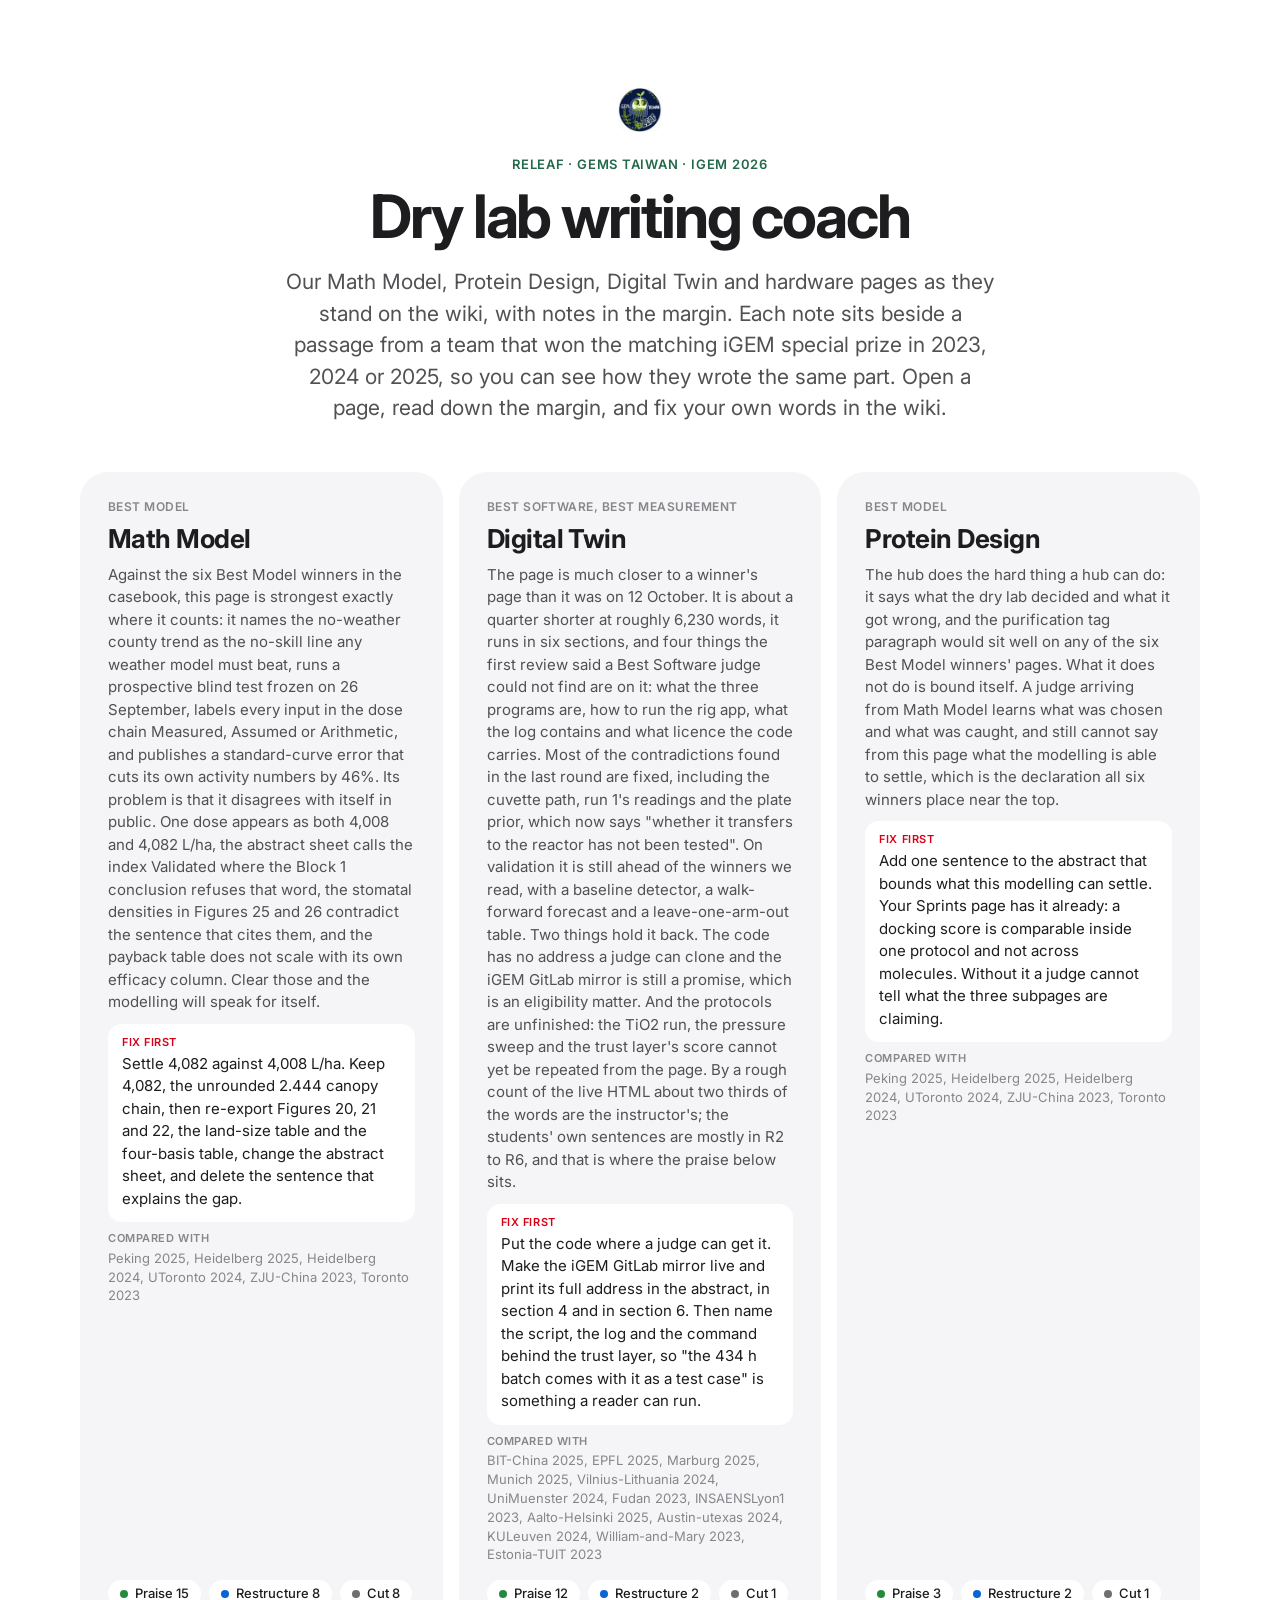
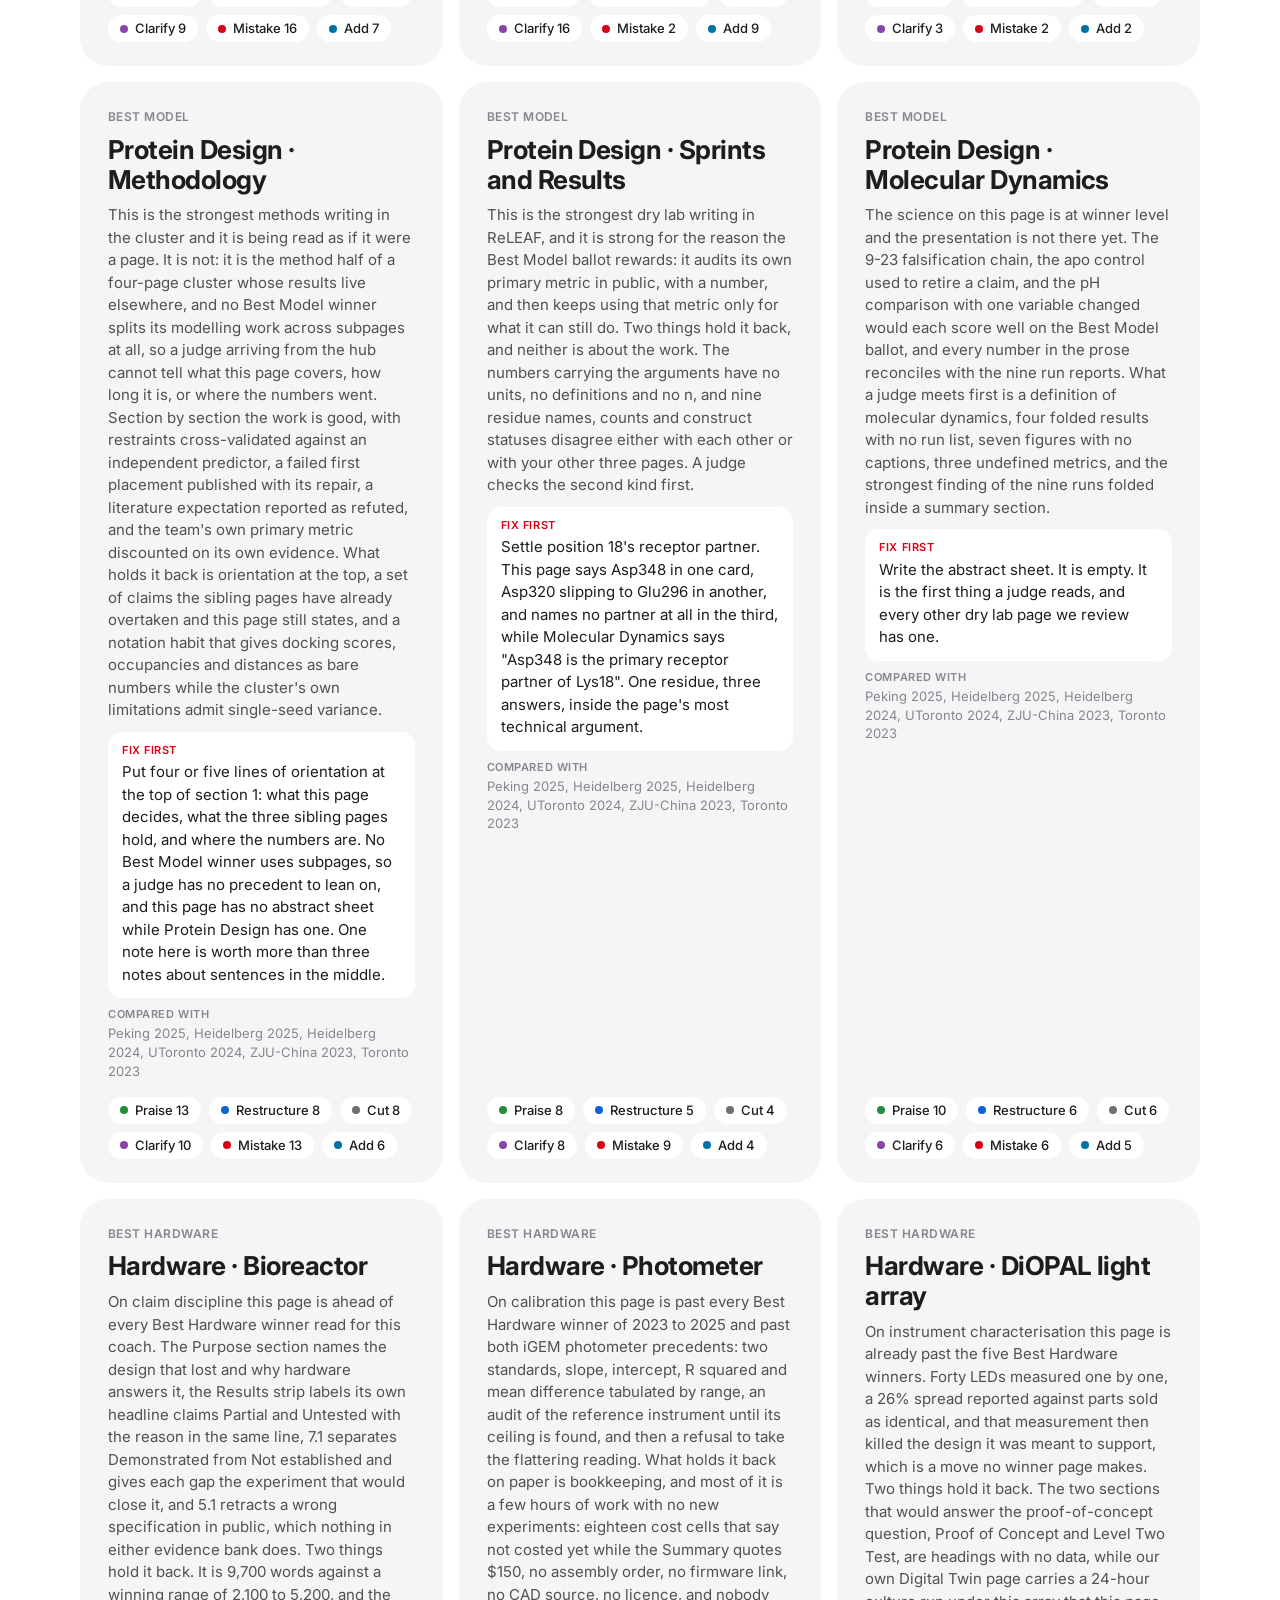
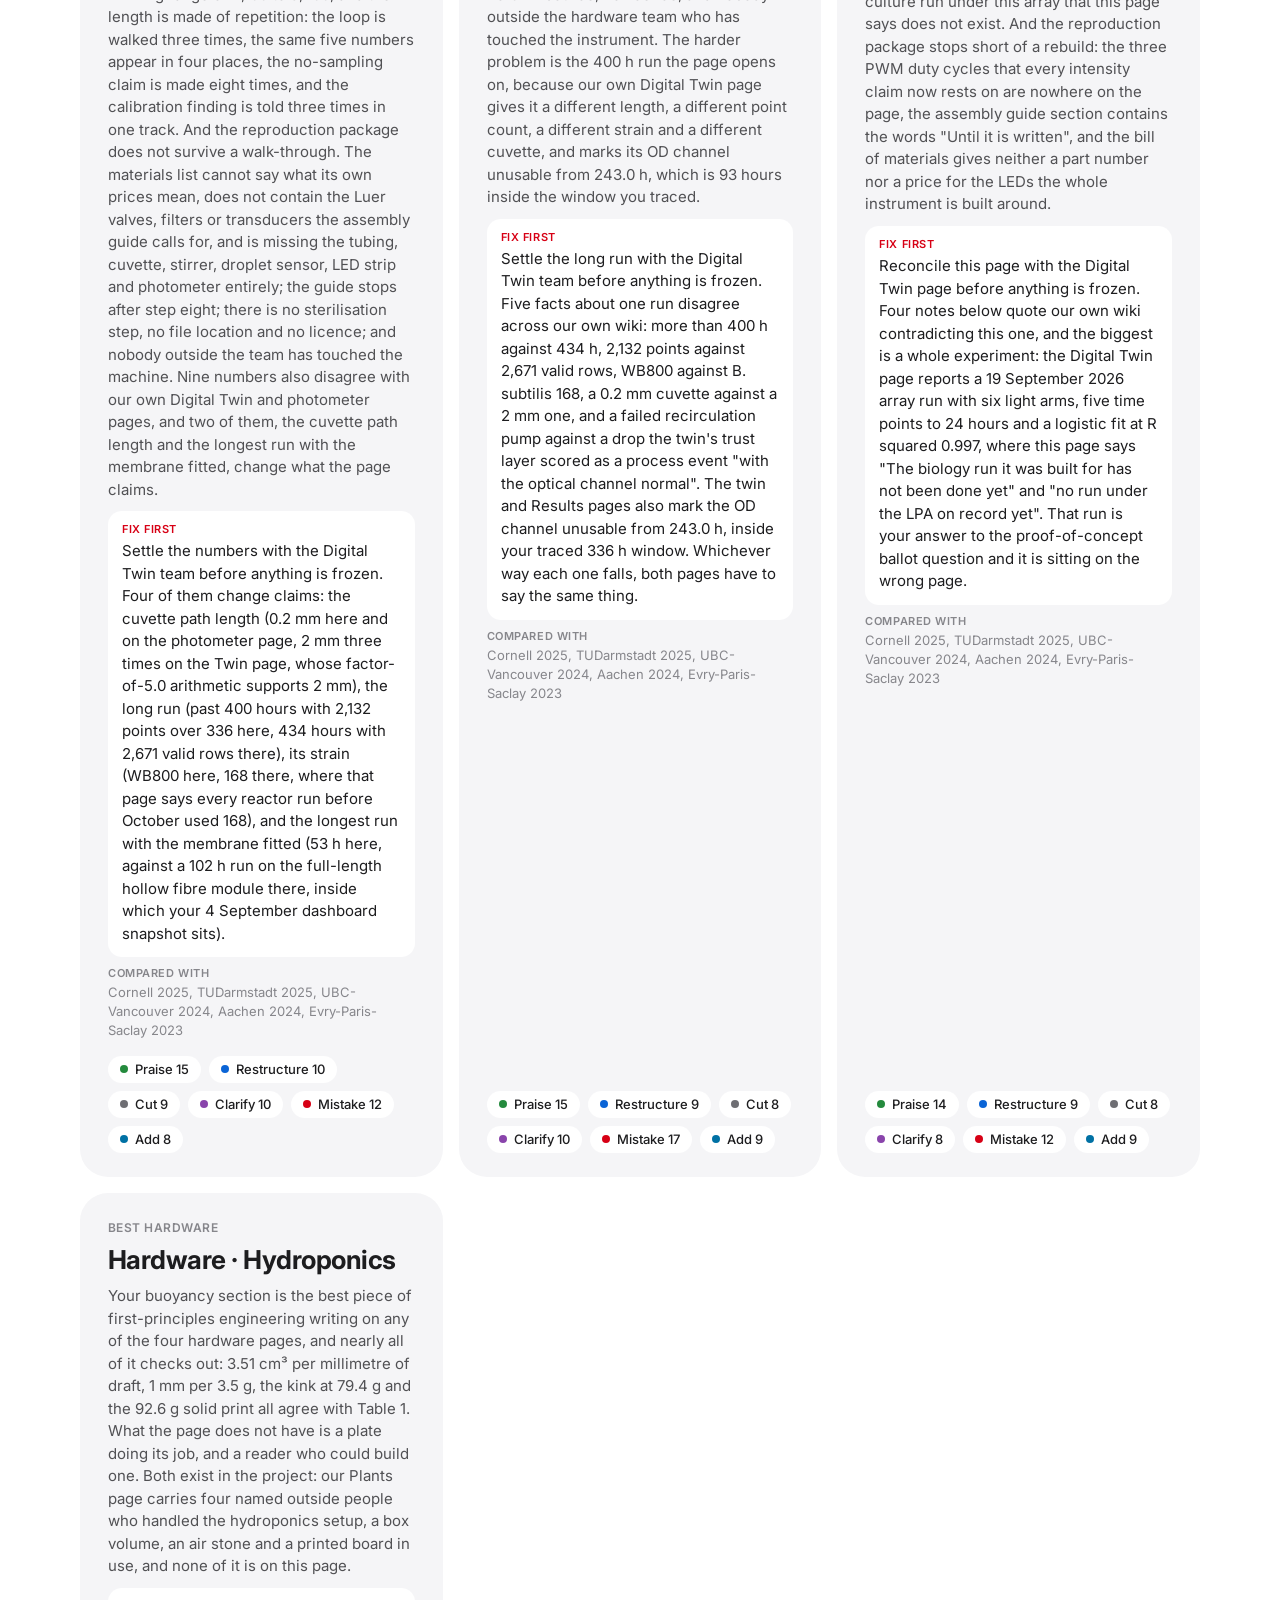
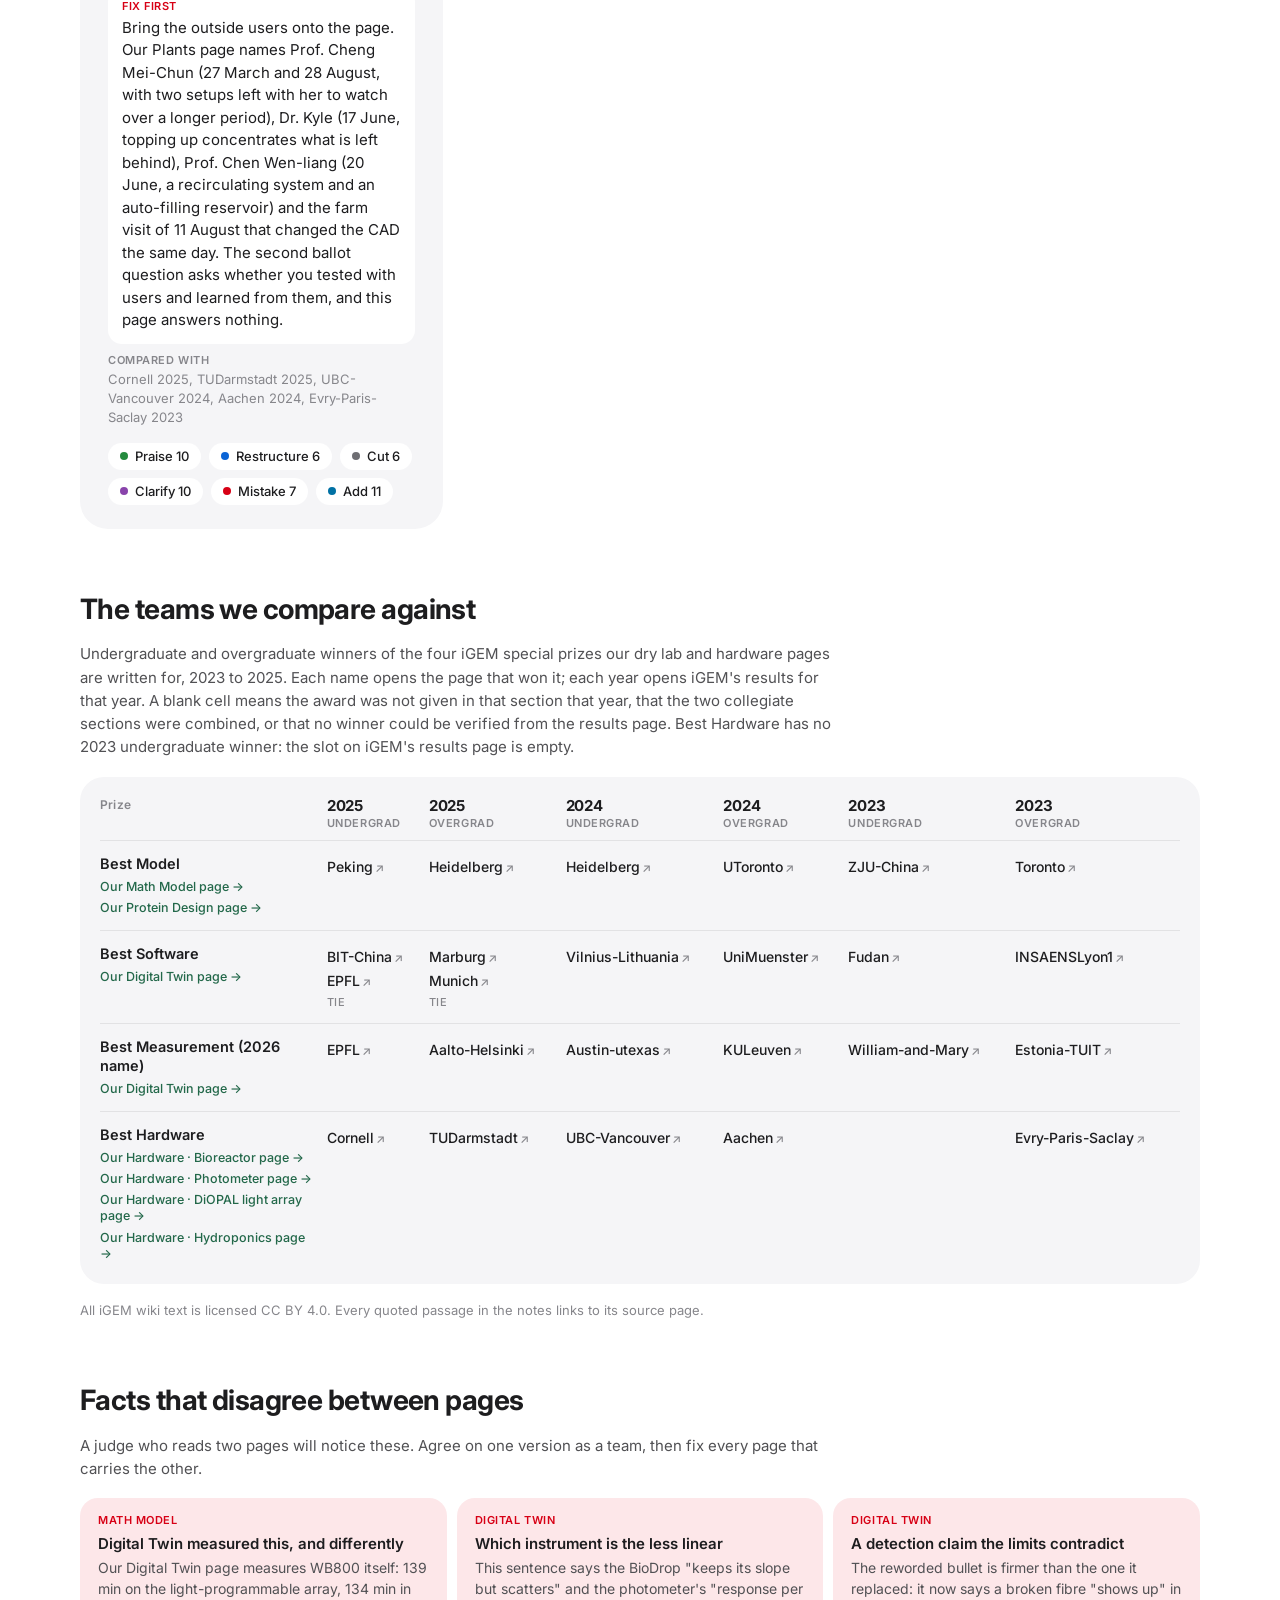
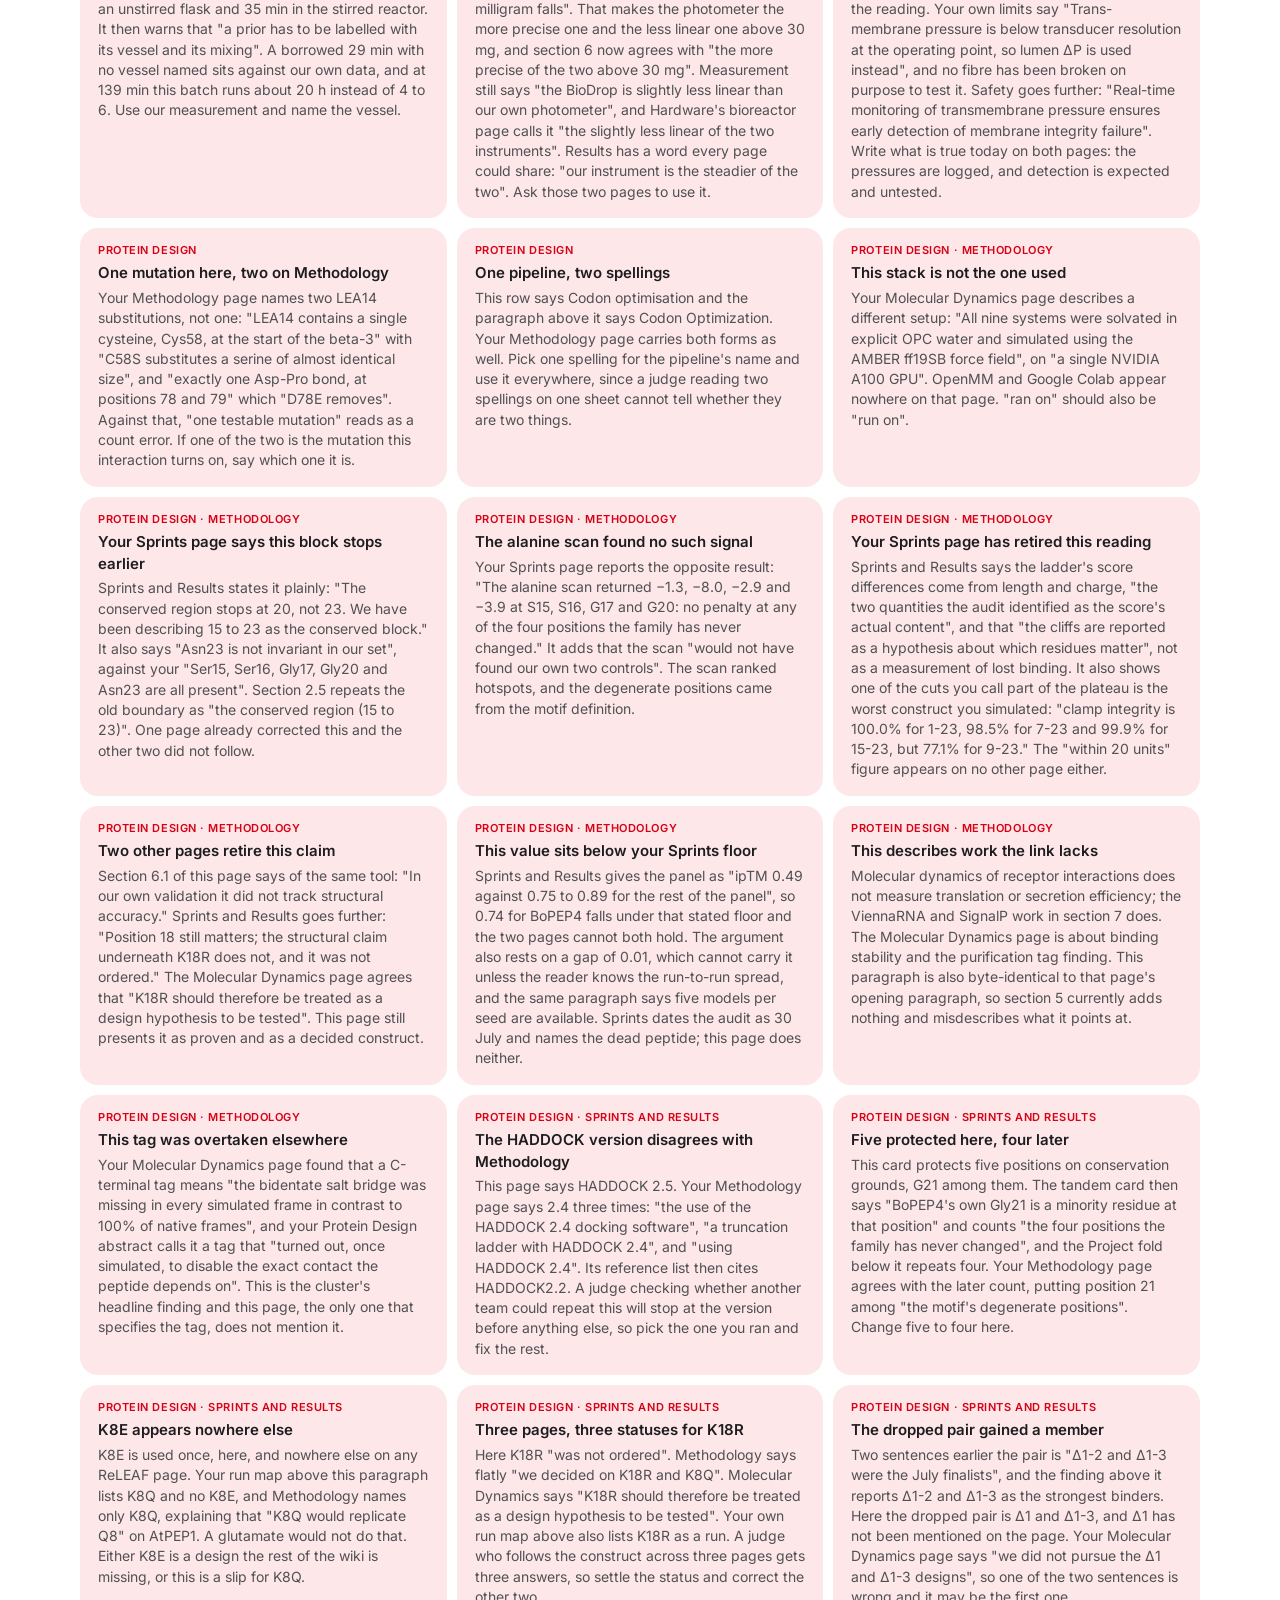
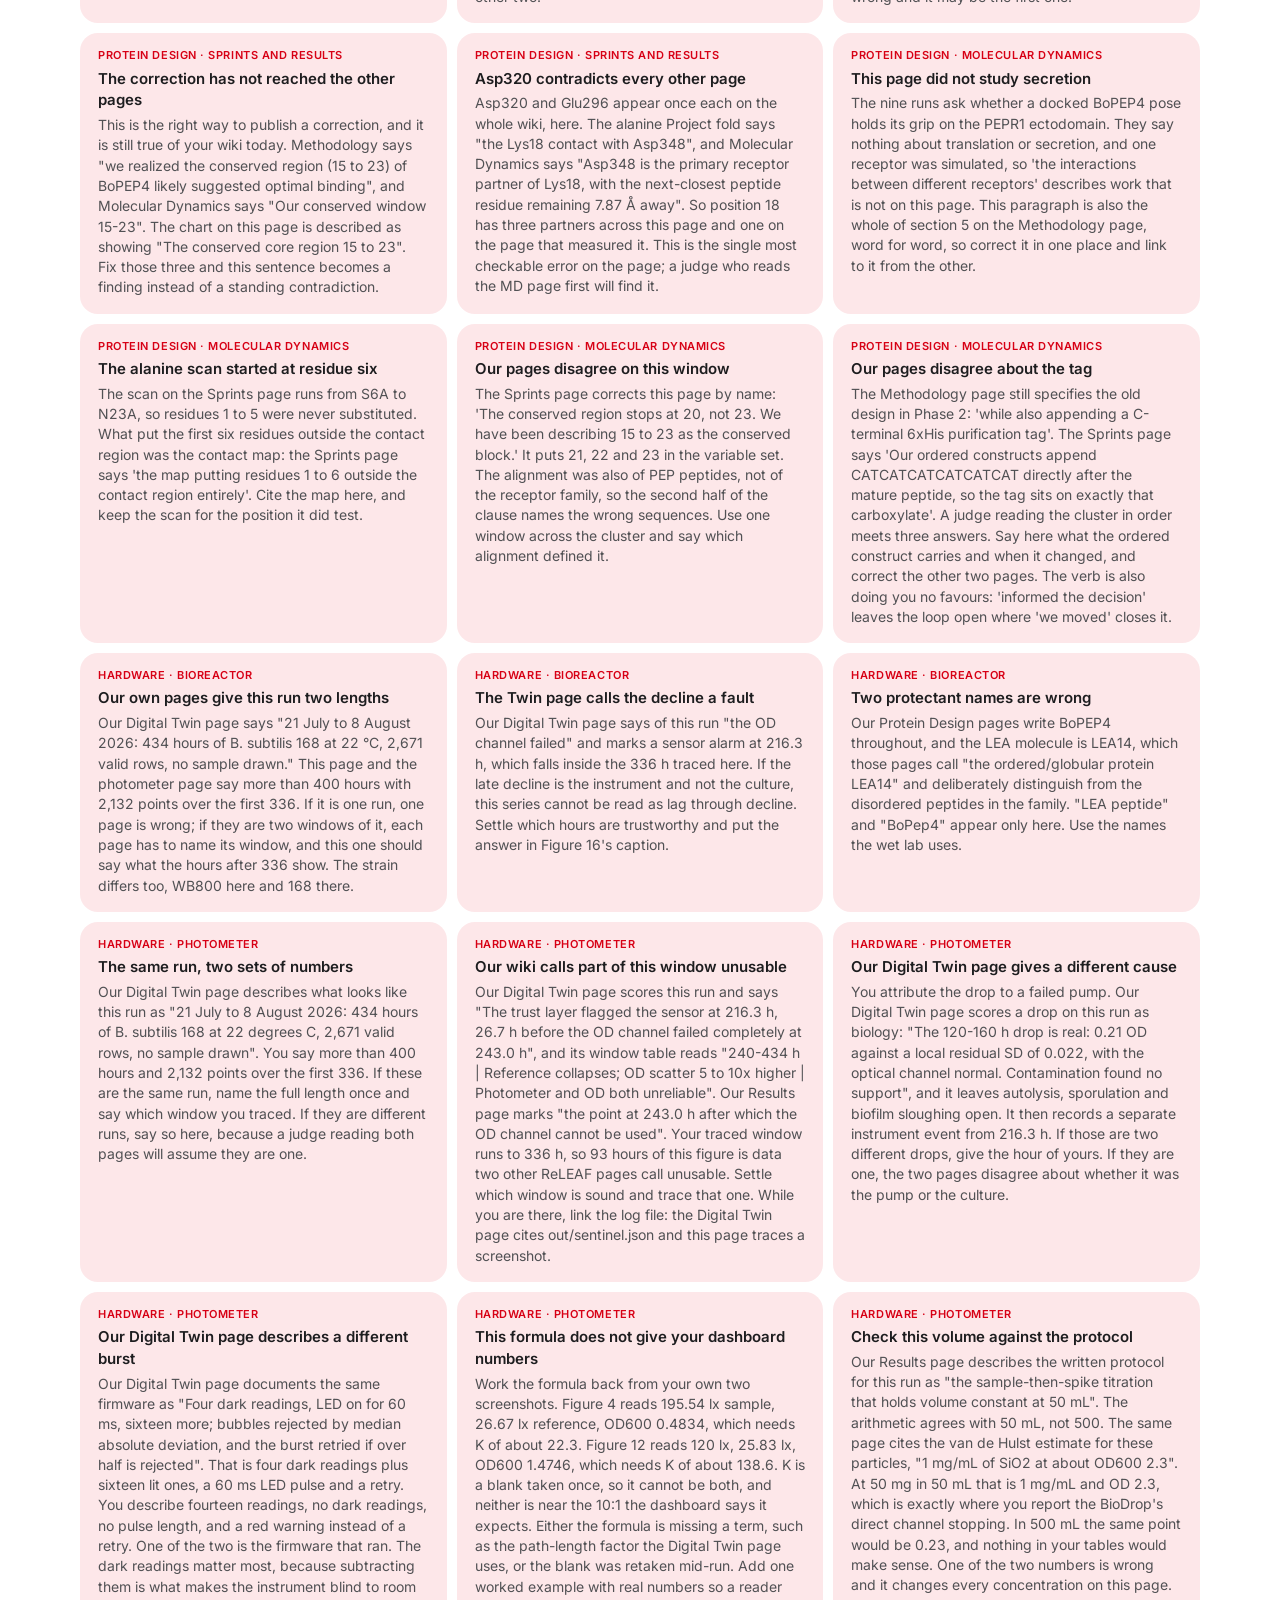
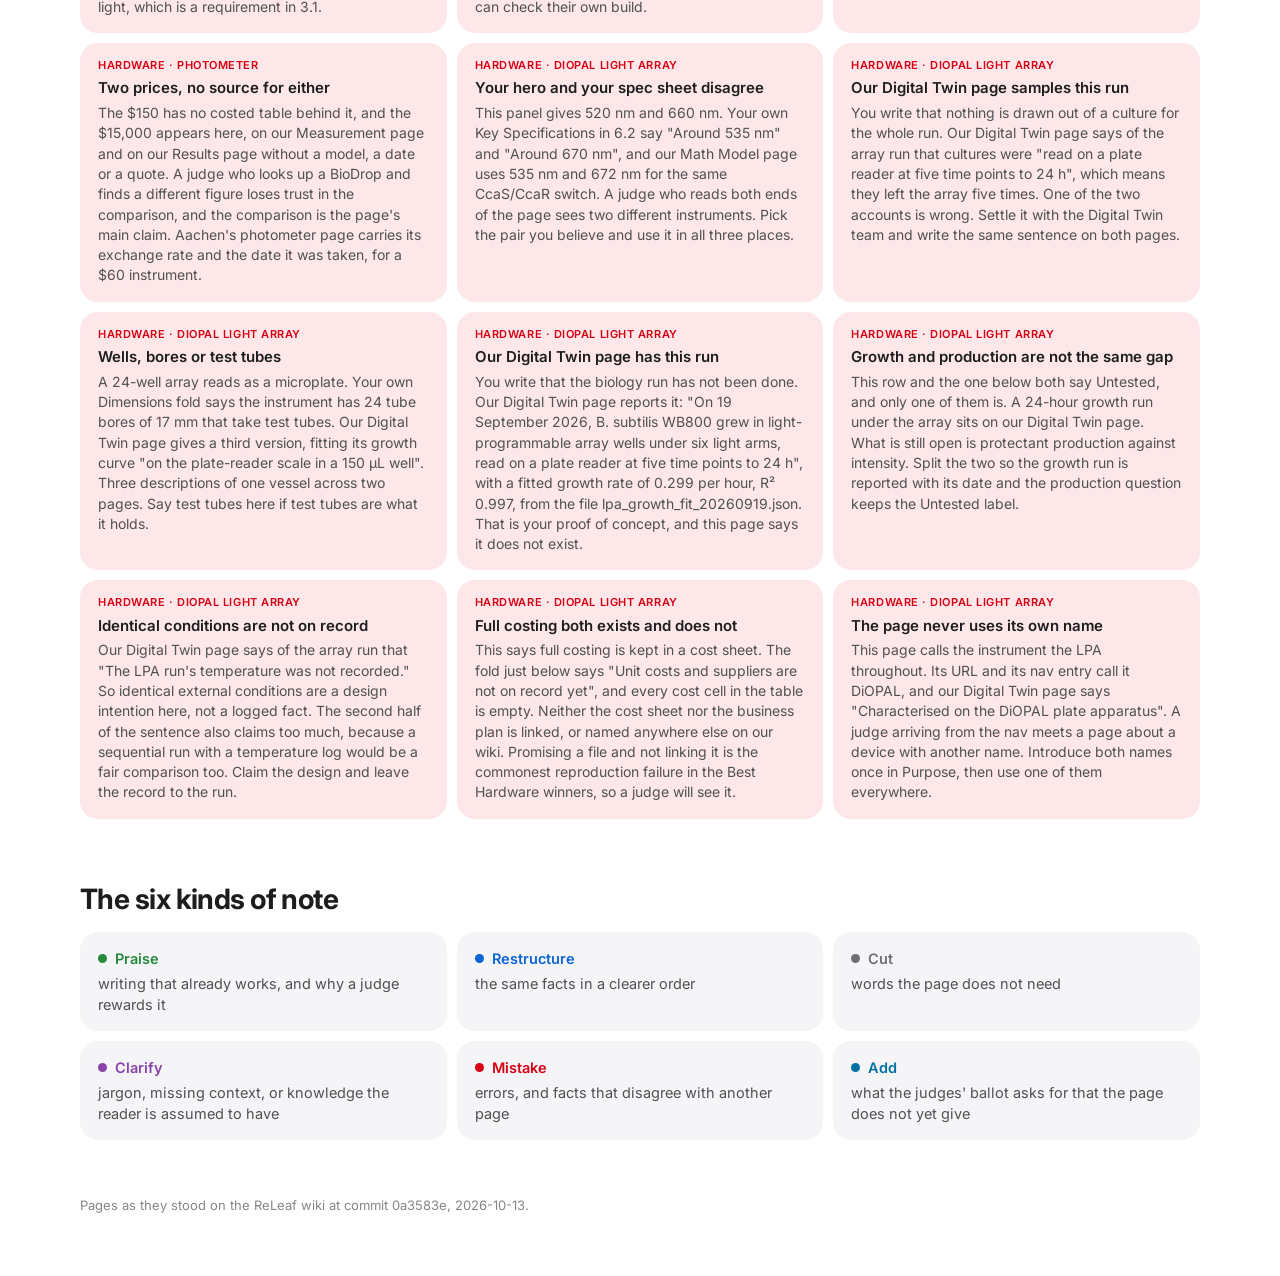
<file: docs/index.html>
<!DOCTYPE html>
<html lang="en">
<head>
  <meta charset="utf-8" />
  <meta name="viewport" content="width=device-width, initial-scale=1" />
  <title>Dry Lab Writing Coach | ReLEAF</title>
  <link rel="icon" href="assets/img/logo.png" />
  <link rel="stylesheet" href="assets/css/tokens.css" />
  <link rel="stylesheet" href="coach/coach.css?v=1013123602" />
  <link rel="stylesheet" href="coach/landing.css?v=1013123602" />
</head>
<body class="lp">
  <header class="lp-head">
    <img src="assets/img/logo.png" alt="ReLeaf logo" width="44" height="44" />
    <p class="lp-eyebrow">ReLeaf · GEMS Taiwan · iGEM 2026</p>
    <h1>Dry lab writing coach</h1>
    <p class="lp-lede">Our Math Model, Protein Design, Digital Twin and hardware pages as they stand on the wiki, with notes in the margin. Each note sits beside a passage from a team that won the matching iGEM special prize in 2023, 2024 or 2025, so you can see how they wrote the same part. Open a page, read down the margin, and fix your own words in the wiki.</p>
  </header>
  <main class="lp-main">
    <section class="lp-grid">
      <a class="lp-card" href="model/">
        <span class="lp-card__prize">Best Model</span>
        <h3>Math Model</h3>
        <p>Against the six Best Model winners in the casebook, this page is strongest exactly where it counts: it names the no-weather county trend as the no-skill line any weather model must beat, runs a prospective blind test frozen on 26 September, labels every input in the dose chain Measured, Assumed or Arithmetic, and publishes a standard-curve error that cuts its own activity numbers by 46%. Its problem is that it disagrees with itself in public. One dose appears as both 4,008 and 4,082 L/ha, the abstract sheet calls the index Validated where the Block 1 conclusion refuses that word, the stomatal densities in Figures 25 and 26 contradict the sentence that cites them, and the payback table does not scale with its own efficacy column. Clear those and the modelling will speak for itself.</p>
        <p class="lp-card__first"><b>Fix first</b>Settle 4,082 against 4,008 L/ha. Keep 4,082, the unrounded 2.444 canopy chain, then re-export Figures 20, 21 and 22, the land-size table and the four-basis table, change the abstract sheet, and delete the sentence that explains the gap.</p>
        <p class="lp-card__vs"><b>Compared with</b>Peking 2025, Heidelberg 2025, Heidelberg 2024, UToronto 2024, ZJU-China 2023, Toronto 2023</p>
        <ul class="cx-sum__counts"><li class="cx-praise">Praise 15</li><li class="cx-restructure">Restructure 8</li><li class="cx-cut">Cut 8</li><li class="cx-clarify">Clarify 9</li><li class="cx-mistake">Mistake 16</li><li class="cx-suggest">Add 7</li></ul>
      </a>
      <a class="lp-card" href="software/">
        <span class="lp-card__prize">Best Software, Best Measurement</span>
        <h3>Digital Twin</h3>
        <p>The page is much closer to a winner&#x27;s page than it was on 12 October. It is about a quarter shorter at roughly 6,230 words, it runs in six sections, and four things the first review said a Best Software judge could not find are on it: what the three programs are, how to run the rig app, what the log contains and what licence the code carries. Most of the contradictions found in the last round are fixed, including the cuvette path, run 1&#x27;s readings and the plate prior, which now says &quot;whether it transfers to the reactor has not been tested&quot;. On validation it is still ahead of the winners we read, with a baseline detector, a walk-forward forecast and a leave-one-arm-out table. Two things hold it back. The code has no address a judge can clone and the iGEM GitLab mirror is still a promise, which is an eligibility matter. And the protocols are unfinished: the TiO2 run, the pressure sweep and the trust layer&#x27;s score cannot yet be repeated from the page. By a rough count of the live HTML about two thirds of the words are the instructor&#x27;s; the students&#x27; own sentences are mostly in R2 to R6, and that is where the praise below sits.</p>
        <p class="lp-card__first"><b>Fix first</b>Put the code where a judge can get it. Make the iGEM GitLab mirror live and print its full address in the abstract, in section 4 and in section 6. Then name the script, the log and the command behind the trust layer, so &quot;the 434 h batch comes with it as a test case&quot; is something a reader can run.</p>
        <p class="lp-card__vs"><b>Compared with</b>BIT-China 2025, EPFL 2025, Marburg 2025, Munich 2025, Vilnius-Lithuania 2024, UniMuenster 2024, Fudan 2023, INSAENSLyon1 2023, Aalto-Helsinki 2025, Austin-utexas 2024, KULeuven 2024, William-and-Mary 2023, Estonia-TUIT 2023</p>
        <ul class="cx-sum__counts"><li class="cx-praise">Praise 12</li><li class="cx-restructure">Restructure 2</li><li class="cx-cut">Cut 1</li><li class="cx-clarify">Clarify 16</li><li class="cx-mistake">Mistake 2</li><li class="cx-suggest">Add 9</li></ul>
      </a>
      <a class="lp-card" href="protein-design/">
        <span class="lp-card__prize">Best Model</span>
        <h3>Protein Design</h3>
        <p>The hub does the hard thing a hub can do: it says what the dry lab decided and what it got wrong, and the purification tag paragraph would sit well on any of the six Best Model winners&#x27; pages. What it does not do is bound itself. A judge arriving from Math Model learns what was chosen and what was caught, and still cannot say from this page what the modelling is able to settle, which is the declaration all six winners place near the top.</p>
        <p class="lp-card__first"><b>Fix first</b>Add one sentence to the abstract that bounds what this modelling can settle. Your Sprints page has it already: a docking score is comparable inside one protocol and not across molecules. Without it a judge cannot tell what the three subpages are claiming.</p>
        <p class="lp-card__vs"><b>Compared with</b>Peking 2025, Heidelberg 2025, Heidelberg 2024, UToronto 2024, ZJU-China 2023, Toronto 2023</p>
        <ul class="cx-sum__counts"><li class="cx-praise">Praise 3</li><li class="cx-restructure">Restructure 2</li><li class="cx-cut">Cut 1</li><li class="cx-clarify">Clarify 3</li><li class="cx-mistake">Mistake 2</li><li class="cx-suggest">Add 2</li></ul>
      </a>
      <a class="lp-card" href="protein-design/methodology/">
        <span class="lp-card__prize">Best Model</span>
        <h3>Protein Design · Methodology</h3>
        <p>This is the strongest methods writing in the cluster and it is being read as if it were a page. It is not: it is the method half of a four-page cluster whose results live elsewhere, and no Best Model winner splits its modelling work across subpages at all, so a judge arriving from the hub cannot tell what this page covers, how long it is, or where the numbers went. Section by section the work is good, with restraints cross-validated against an independent predictor, a failed first placement published with its repair, a literature expectation reported as refuted, and the team&#x27;s own primary metric discounted on its own evidence. What holds it back is orientation at the top, a set of claims the sibling pages have already overtaken and this page still states, and a notation habit that gives docking scores, occupancies and distances as bare numbers while the cluster&#x27;s own limitations admit single-seed variance.</p>
        <p class="lp-card__first"><b>Fix first</b>Put four or five lines of orientation at the top of section 1: what this page decides, what the three sibling pages hold, and where the numbers are. No Best Model winner uses subpages, so a judge has no precedent to lean on, and this page has no abstract sheet while Protein Design has one. One note here is worth more than three notes about sentences in the middle.</p>
        <p class="lp-card__vs"><b>Compared with</b>Peking 2025, Heidelberg 2025, Heidelberg 2024, UToronto 2024, ZJU-China 2023, Toronto 2023</p>
        <ul class="cx-sum__counts"><li class="cx-praise">Praise 13</li><li class="cx-restructure">Restructure 8</li><li class="cx-cut">Cut 8</li><li class="cx-clarify">Clarify 10</li><li class="cx-mistake">Mistake 13</li><li class="cx-suggest">Add 6</li></ul>
      </a>
      <a class="lp-card" href="protein-design/sprints/">
        <span class="lp-card__prize">Best Model</span>
        <h3>Protein Design · Sprints and Results</h3>
        <p>This is the strongest dry lab writing in ReLEAF, and it is strong for the reason the Best Model ballot rewards: it audits its own primary metric in public, with a number, and then keeps using that metric only for what it can still do. Two things hold it back, and neither is about the work. The numbers carrying the arguments have no units, no definitions and no n, and nine residue names, counts and construct statuses disagree either with each other or with your other three pages. A judge checks the second kind first.</p>
        <p class="lp-card__first"><b>Fix first</b>Settle position 18&#x27;s receptor partner. This page says Asp348 in one card, Asp320 slipping to Glu296 in another, and names no partner at all in the third, while Molecular Dynamics says &quot;Asp348 is the primary receptor partner of Lys18&quot;. One residue, three answers, inside the page&#x27;s most technical argument.</p>
        <p class="lp-card__vs"><b>Compared with</b>Peking 2025, Heidelberg 2025, Heidelberg 2024, UToronto 2024, ZJU-China 2023, Toronto 2023</p>
        <ul class="cx-sum__counts"><li class="cx-praise">Praise 8</li><li class="cx-restructure">Restructure 5</li><li class="cx-cut">Cut 4</li><li class="cx-clarify">Clarify 8</li><li class="cx-mistake">Mistake 9</li><li class="cx-suggest">Add 4</li></ul>
      </a>
      <a class="lp-card" href="protein-design/molecular-dynamics/">
        <span class="lp-card__prize">Best Model</span>
        <h3>Protein Design · Molecular Dynamics</h3>
        <p>The science on this page is at winner level and the presentation is not there yet. The 9-23 falsification chain, the apo control used to retire a claim, and the pH comparison with one variable changed would each score well on the Best Model ballot, and every number in the prose reconciles with the nine run reports. What a judge meets first is a definition of molecular dynamics, four folded results with no run list, seven figures with no captions, three undefined metrics, and the strongest finding of the nine runs folded inside a summary section.</p>
        <p class="lp-card__first"><b>Fix first</b>Write the abstract sheet. It is empty. It is the first thing a judge reads, and every other dry lab page we review has one.</p>
        <p class="lp-card__vs"><b>Compared with</b>Peking 2025, Heidelberg 2025, Heidelberg 2024, UToronto 2024, ZJU-China 2023, Toronto 2023</p>
        <ul class="cx-sum__counts"><li class="cx-praise">Praise 10</li><li class="cx-restructure">Restructure 6</li><li class="cx-cut">Cut 6</li><li class="cx-clarify">Clarify 6</li><li class="cx-mistake">Mistake 6</li><li class="cx-suggest">Add 5</li></ul>
      </a>
      <a class="lp-card" href="hardware/bioreactor/">
        <span class="lp-card__prize">Best Hardware</span>
        <h3>Hardware · Bioreactor</h3>
        <p>On claim discipline this page is ahead of every Best Hardware winner read for this coach. The Purpose section names the design that lost and why hardware answers it, the Results strip labels its own headline claims Partial and Untested with the reason in the same line, 7.1 separates Demonstrated from Not established and gives each gap the experiment that would close it, and 5.1 retracts a wrong specification in public, which nothing in either evidence bank does. Two things hold it back. It is 9,700 words against a winning range of 2,100 to 5,200, and the length is made of repetition: the loop is walked three times, the same five numbers appear in four places, the no-sampling claim is made eight times, and the calibration finding is told three times in one track. And the reproduction package does not survive a walk-through. The materials list cannot say what its own prices mean, does not contain the Luer valves, filters or transducers the assembly guide calls for, and is missing the tubing, cuvette, stirrer, droplet sensor, LED strip and photometer entirely; the guide stops after step eight; there is no sterilisation step, no file location and no licence; and nobody outside the team has touched the machine. Nine numbers also disagree with our own Digital Twin and photometer pages, and two of them, the cuvette path length and the longest run with the membrane fitted, change what the page claims.</p>
        <p class="lp-card__first"><b>Fix first</b>Settle the numbers with the Digital Twin team before anything is frozen. Four of them change claims: the cuvette path length (0.2 mm here and on the photometer page, 2 mm three times on the Twin page, whose factor-of-5.0 arithmetic supports 2 mm), the long run (past 400 hours with 2,132 points over 336 here, 434 hours with 2,671 valid rows there), its strain (WB800 here, 168 there, where that page says every reactor run before October used 168), and the longest run with the membrane fitted (53 h here, against a 102 h run on the full-length hollow fibre module there, inside which your 4 September dashboard snapshot sits).</p>
        <p class="lp-card__vs"><b>Compared with</b>Cornell 2025, TUDarmstadt 2025, UBC-Vancouver 2024, Aachen 2024, Evry-Paris-Saclay 2023</p>
        <ul class="cx-sum__counts"><li class="cx-praise">Praise 15</li><li class="cx-restructure">Restructure 10</li><li class="cx-cut">Cut 9</li><li class="cx-clarify">Clarify 10</li><li class="cx-mistake">Mistake 12</li><li class="cx-suggest">Add 8</li></ul>
      </a>
      <a class="lp-card" href="hardware/photometer/">
        <span class="lp-card__prize">Best Hardware</span>
        <h3>Hardware · Photometer</h3>
        <p>On calibration this page is past every Best Hardware winner of 2023 to 2025 and past both iGEM photometer precedents: two standards, slope, intercept, R squared and mean difference tabulated by range, an audit of the reference instrument until its ceiling is found, and then a refusal to take the flattering reading. What holds it back on paper is bookkeeping, and most of it is a few hours of work with no new experiments: eighteen cost cells that say not costed yet while the Summary quotes $150, no assembly order, no firmware link, no CAD source, no licence, and nobody outside the hardware team who has touched the instrument. The harder problem is the 400 h run the page opens on, because our own Digital Twin page gives it a different length, a different point count, a different strain and a different cuvette, and marks its OD channel unusable from 243.0 h, which is 93 hours inside the window you traced.</p>
        <p class="lp-card__first"><b>Fix first</b>Settle the long run with the Digital Twin team before anything is frozen. Five facts about one run disagree across our own wiki: more than 400 h against 434 h, 2,132 points against 2,671 valid rows, WB800 against B. subtilis 168, a 0.2 mm cuvette against a 2 mm one, and a failed recirculation pump against a drop the twin&#x27;s trust layer scored as a process event &quot;with the optical channel normal&quot;. The twin and Results pages also mark the OD channel unusable from 243.0 h, inside your traced 336 h window. Whichever way each one falls, both pages have to say the same thing.</p>
        <p class="lp-card__vs"><b>Compared with</b>Cornell 2025, TUDarmstadt 2025, UBC-Vancouver 2024, Aachen 2024, Evry-Paris-Saclay 2023</p>
        <ul class="cx-sum__counts"><li class="cx-praise">Praise 15</li><li class="cx-restructure">Restructure 9</li><li class="cx-cut">Cut 8</li><li class="cx-clarify">Clarify 10</li><li class="cx-mistake">Mistake 17</li><li class="cx-suggest">Add 9</li></ul>
      </a>
      <a class="lp-card" href="hardware/diopal/">
        <span class="lp-card__prize">Best Hardware</span>
        <h3>Hardware · DiOPAL light array</h3>
        <p>On instrument characterisation this page is already past the five Best Hardware winners. Forty LEDs measured one by one, a 26% spread reported against parts sold as identical, and that measurement then killed the design it was meant to support, which is a move no winner page makes. Two things hold it back. The two sections that would answer the proof-of-concept question, Proof of Concept and Level Two Test, are headings with no data, while our own Digital Twin page carries a 24-hour culture run under this array that this page says does not exist. And the reproduction package stops short of a rebuild: the three PWM duty cycles that every intensity claim now rests on are nowhere on the page, the assembly guide section contains the words &quot;Until it is written&quot;, and the bill of materials gives neither a part number nor a price for the LEDs the whole instrument is built around.</p>
        <p class="lp-card__first"><b>Fix first</b>Reconcile this page with the Digital Twin page before anything is frozen. Four notes below quote our own wiki contradicting this one, and the biggest is a whole experiment: the Digital Twin page reports a 19 September 2026 array run with six light arms, five time points to 24 hours and a logistic fit at R squared 0.997, where this page says &quot;The biology run it was built for has not been done yet&quot; and &quot;no run under the LPA on record yet&quot;. That run is your answer to the proof-of-concept ballot question and it is sitting on the wrong page.</p>
        <p class="lp-card__vs"><b>Compared with</b>Cornell 2025, TUDarmstadt 2025, UBC-Vancouver 2024, Aachen 2024, Evry-Paris-Saclay 2023</p>
        <ul class="cx-sum__counts"><li class="cx-praise">Praise 14</li><li class="cx-restructure">Restructure 9</li><li class="cx-cut">Cut 8</li><li class="cx-clarify">Clarify 8</li><li class="cx-mistake">Mistake 12</li><li class="cx-suggest">Add 9</li></ul>
      </a>
      <a class="lp-card" href="hardware/hydroponics/">
        <span class="lp-card__prize">Best Hardware</span>
        <h3>Hardware · Hydroponics</h3>
        <p>Your buoyancy section is the best piece of first-principles engineering writing on any of the four hardware pages, and nearly all of it checks out: 3.51 cm³ per millimetre of draft, 1 mm per 3.5 g, the kink at 79.4 g and the 92.6 g solid print all agree with Table 1. What the page does not have is a plate doing its job, and a reader who could build one. Both exist in the project: our Plants page carries four named outside people who handled the hydroponics setup, a box volume, an air stone and a printed board in use, and none of it is on this page.</p>
        <p class="lp-card__first"><b>Fix first</b>Bring the outside users onto the page. Our Plants page names Prof. Cheng Mei-Chun (27 March and 28 August, with two setups left with her to watch over a longer period), Dr. Kyle (17 June, topping up concentrates what is left behind), Prof. Chen Wen-liang (20 June, a recirculating system and an auto-filling reservoir) and the farm visit of 11 August that changed the CAD the same day. The second ballot question asks whether you tested with users and learned from them, and this page answers nothing.</p>
        <p class="lp-card__vs"><b>Compared with</b>Cornell 2025, TUDarmstadt 2025, UBC-Vancouver 2024, Aachen 2024, Evry-Paris-Saclay 2023</p>
        <ul class="cx-sum__counts"><li class="cx-praise">Praise 10</li><li class="cx-restructure">Restructure 6</li><li class="cx-cut">Cut 6</li><li class="cx-clarify">Clarify 10</li><li class="cx-mistake">Mistake 7</li><li class="cx-suggest">Add 11</li></ul>
      </a>
    </section>
    
    <section class="lp-win" id="winners">
      <h2>The teams we compare against</h2>
      <p>Undergraduate and overgraduate winners of the four iGEM special prizes our dry lab and hardware pages are written for, 2023 to 2025. Each name opens the page that won it; each year opens iGEM's results for that year. A blank cell means the award was not given in that section that year, that the two collegiate sections were combined, or that no winner could be verified from the results page. Best Hardware has no 2023 undergraduate winner: the slot on iGEM's results page is empty.</p>
      <div class="lp-win__scroll"><table class="lp-win__table">
        <thead><tr><th scope="col">Prize</th><th scope="col"><a href="https://competition.igem.org/results/2025?tab=special-prizes">2025</a><span>Undergrad</span></th><th scope="col"><a href="https://competition.igem.org/results/2025?tab=special-prizes">2025</a><span>Overgrad</span></th><th scope="col"><a href="https://competition.igem.org/results/2024?tab=special-prizes">2024</a><span>Undergrad</span></th><th scope="col"><a href="https://competition.igem.org/results/2024?tab=special-prizes">2024</a><span>Overgrad</span></th><th scope="col"><a href="https://competition.igem.org/results/2023?tab=special-prizes">2023</a><span>Undergrad</span></th><th scope="col"><a href="https://competition.igem.org/results/2023?tab=special-prizes">2023</a><span>Overgrad</span></th></tr></thead>
        <tbody><tr><th scope="row">Best Model<a class="lp-win__page" href="model/">Our Math Model page</a><a class="lp-win__page" href="protein-design/">Our Protein Design page</a></th><td><a href="https://2025.igem.wiki/peking/model">Peking</a></td><td><a href="https://2025.igem.wiki/heidelberg/model">Heidelberg</a></td><td><a href="https://2024.igem.wiki/heidelberg/model">Heidelberg</a></td><td><a href="https://2024.igem.wiki/utoronto/model">UToronto</a></td><td><a href="https://2023.igem.wiki/zju-china/model">ZJU-China</a></td><td><a href="https://2023.igem.wiki/toronto/model">Toronto</a></td></tr><tr><th scope="row">Best Software<a class="lp-win__page" href="software/">Our Digital Twin page</a></th><td><a href="https://2025.igem.wiki/bit-china/software">BIT-China</a><a href="https://2025.igem.wiki/epfl/software">EPFL</a><em>tie</em></td><td><a href="https://2025.igem.wiki/marburg/software">Marburg</a><a href="https://2025.igem.wiki/munich/software">Munich</a><em>tie</em></td><td><a href="https://2024.igem.wiki/vilnius-lithuania/software">Vilnius-Lithuania</a></td><td><a href="https://2024.igem.wiki/unimuenster/software">UniMuenster</a></td><td><a href="https://2023.igem.wiki/fudan/software">Fudan</a></td><td><a href="https://2023.igem.wiki/insaenslyon1/software">INSAENSLyon1</a></td></tr><tr><th scope="row">Best Measurement (2026 name)<a class="lp-win__page" href="software/">Our Digital Twin page</a></th><td><a href="https://2025.igem.wiki/epfl/measurement">EPFL</a></td><td><a href="https://2025.igem.wiki/aalto-helsinki/measurement">Aalto-Helsinki</a></td><td><a href="https://2024.igem.wiki/austin-utexas/measurement">Austin-utexas</a></td><td><a href="https://2024.igem.wiki/kuleuven/measurement">KULeuven</a></td><td><a href="https://2023.igem.wiki/william-and-mary/measurement">William-and-Mary</a></td><td><a href="https://2023.igem.wiki/estonia-tuit/measurement">Estonia-TUIT</a></td></tr><tr><th scope="row">Best Hardware<a class="lp-win__page" href="hardware/bioreactor/">Our Hardware · Bioreactor page</a><a class="lp-win__page" href="hardware/photometer/">Our Hardware · Photometer page</a><a class="lp-win__page" href="hardware/diopal/">Our Hardware · DiOPAL light array page</a><a class="lp-win__page" href="hardware/hydroponics/">Our Hardware · Hydroponics page</a></th><td><a href="https://2025.igem.wiki/cornell/hardware">Cornell</a></td><td><a href="https://2025.igem.wiki/tudarmstadt/hardware">TUDarmstadt</a></td><td><a href="https://2024.igem.wiki/ubc-vancouver/hardware">UBC-Vancouver</a></td><td><a href="https://2024.igem.wiki/aachen/hardware">Aachen</a></td><td></td><td><a href="https://2023.igem.wiki/evry-paris-saclay/hardware">Evry-Paris-Saclay</a></td></tr></tbody>
      </table></div>
      <p class="lp-win__lic">All iGEM wiki text is licensed CC BY 4.0. Every quoted passage in the notes links to its source page.</p>
    </section>
    
    <section class="lp-cross"><h2>Facts that disagree between pages</h2><p>A judge who reads two pages will notice these. Agree on one version as a team, then fix every page that carries the other.</p><ul><li><a href="model/#cx-mm-032"><span>Math Model</span><b>Digital Twin measured this, and differently</b>Our Digital Twin page measures WB800 itself: 139 min on the light-programmable array, 134 min in an unstirred flask and 35 min in the stirred reactor. It then warns that &quot;a prior has to be labelled with its vessel and its mixing&quot;. A borrowed 29 min with no vessel named sits against our own data, and at 139 min this batch runs about 20 h instead of 4 to 6. Use our measurement and name the vessel.</a></li><li><a href="software/#cx-dt-106"><span>Digital Twin</span><b>Which instrument is the less linear</b>This sentence says the BioDrop &quot;keeps its slope but scatters&quot; and the photometer&#x27;s &quot;response per milligram falls&quot;. That makes the photometer the more precise one and the less linear one above 30 mg, and section 6 now agrees with &quot;the more precise of the two above 30 mg&quot;. Measurement still says &quot;the BioDrop is slightly less linear than our own photometer&quot;, and Hardware&#x27;s bioreactor page calls it &quot;the slightly less linear of the two instruments&quot;. Results has a word every page could share: &quot;our instrument is the steadier of the two&quot;. Ask those two pages to use it.</a></li><li><a href="software/#cx-dt-132"><span>Digital Twin</span><b>A detection claim the limits contradict</b>The reworded bullet is firmer than the one it replaced: it now says a broken fibre &quot;shows up&quot; in the reading. Your own limits say &quot;Trans-membrane pressure is below transducer resolution at the operating point, so lumen ΔP is used instead&quot;, and no fibre has been broken on purpose to test it. Safety goes further: &quot;Real-time monitoring of transmembrane pressure ensures early detection of membrane integrity failure&quot;. Write what is true today on both pages: the pressures are logged, and detection is expected and untested.</a></li><li><a href="protein-design/#cx-pd-a07"><span>Protein Design</span><b>One mutation here, two on Methodology</b>Your Methodology page names two LEA14 substitutions, not one: &quot;LEA14 contains a single cysteine, Cys58, at the start of the beta-3&quot; with &quot;C58S substitutes a serine of almost identical size&quot;, and &quot;exactly one Asp-Pro bond, at positions 78 and 79&quot; which &quot;D78E removes&quot;. Against that, &quot;one testable mutation&quot; reads as a count error. If one of the two is the mutation this interaction turns on, say which one it is.</a></li><li><a href="protein-design/#cx-pd-a08"><span>Protein Design</span><b>One pipeline, two spellings</b>This row says Codon optimisation and the paragraph above it says Codon Optimization. Your Methodology page carries both forms as well. Pick one spelling for the pipeline&#x27;s name and use it everywhere, since a judge reading two spellings on one sheet cannot tell whether they are two things.</a></li><li><a href="protein-design/methodology/#cx-me-004"><span>Protein Design · Methodology</span><b>This stack is not the one used</b>Your Molecular Dynamics page describes a different setup: &quot;All nine systems were solvated in explicit OPC water and simulated using the AMBER ff19SB force field&quot;, on &quot;a single NVIDIA A100 GPU&quot;. OpenMM and Google Colab appear nowhere on that page. &quot;ran on&quot; should also be &quot;run on&quot;.</a></li><li><a href="protein-design/methodology/#cx-me-015"><span>Protein Design · Methodology</span><b>Your Sprints page says this block stops earlier</b>Sprints and Results states it plainly: &quot;The conserved region stops at 20, not 23. We have been describing 15 to 23 as the conserved block.&quot; It also says &quot;Asn23 is not invariant in our set&quot;, against your &quot;Ser15, Ser16, Gly17, Gly20 and Asn23 are all present&quot;. Section 2.5 repeats the old boundary as &quot;the conserved region (15 to 23)&quot;. One page already corrected this and the other two did not follow.</a></li><li><a href="protein-design/methodology/#cx-me-016"><span>Protein Design · Methodology</span><b>The alanine scan found no such signal</b>Your Sprints page reports the opposite result: &quot;The alanine scan returned −1.3, −8.0, −2.9 and −3.9 at S15, S16, G17 and G20: no penalty at any of the four positions the family has never changed.&quot; It adds that the scan &quot;would not have found our own two controls&quot;. The scan ranked hotspots, and the degenerate positions came from the motif definition.</a></li><li><a href="protein-design/methodology/#cx-me-019"><span>Protein Design · Methodology</span><b>Your Sprints page has retired this reading</b>Sprints and Results says the ladder&#x27;s score differences come from length and charge, &quot;the two quantities the audit identified as the score&#x27;s actual content&quot;, and that &quot;the cliffs are reported as a hypothesis about which residues matter&quot;, not as a measurement of lost binding. It also shows one of the cuts you call part of the plateau is the worst construct you simulated: &quot;clamp integrity is 100.0% for 1-23, 98.5% for 7-23 and 99.9% for 15-23, but 77.1% for 9-23.&quot; The &quot;within 20 units&quot; figure appears on no other page either.</a></li><li><a href="protein-design/methodology/#cx-me-023"><span>Protein Design · Methodology</span><b>Two other pages retire this claim</b>Section 6.1 of this page says of the same tool: &quot;In our own validation it did not track structural accuracy.&quot; Sprints and Results goes further: &quot;Position 18 still matters; the structural claim underneath K18R does not, and it was not ordered.&quot; The Molecular Dynamics page agrees that &quot;K18R should therefore be treated as a design hypothesis to be tested&quot;. This page still presents it as proven and as a decided construct.</a></li><li><a href="protein-design/methodology/#cx-me-045"><span>Protein Design · Methodology</span><b>This value sits below your Sprints floor</b>Sprints and Results gives the panel as &quot;ipTM 0.49 against 0.75 to 0.89 for the rest of the panel&quot;, so 0.74 for BoPEP4 falls under that stated floor and the two pages cannot both hold. The argument also rests on a gap of 0.01, which cannot carry it unless the reader knows the run-to-run spread, and the same paragraph says five models per seed are available. Sprints dates the audit as 30 July and names the dead peptide; this page does neither.</a></li><li><a href="protein-design/methodology/#cx-me-046"><span>Protein Design · Methodology</span><b>This describes work the link lacks</b>Molecular dynamics of receptor interactions does not measure translation or secretion efficiency; the ViennaRNA and SignalP work in section 7 does. The Molecular Dynamics page is about binding stability and the purification tag finding. This paragraph is also byte-identical to that page&#x27;s opening paragraph, so section 5 currently adds nothing and misdescribes what it points at.</a></li><li><a href="protein-design/methodology/#cx-me-054"><span>Protein Design · Methodology</span><b>This tag was overtaken elsewhere</b>Your Molecular Dynamics page found that a C-terminal tag means &quot;the bidentate salt bridge was missing in every simulated frame in contrast to 100% of native frames&quot;, and your Protein Design abstract calls it a tag that &quot;turned out, once simulated, to disable the exact contact the peptide depends on&quot;. This is the cluster&#x27;s headline finding and this page, the only one that specifies the tag, does not mention it.</a></li><li><a href="protein-design/sprints/#cx-sp-006"><span>Protein Design · Sprints and Results</span><b>The HADDOCK version disagrees with Methodology</b>This page says HADDOCK 2.5. Your Methodology page says 2.4 three times: &quot;the use of the HADDOCK 2.4 docking software&quot;, &quot;a truncation ladder with HADDOCK 2.4&quot;, and &quot;using HADDOCK 2.4&quot;. Its reference list then cites HADDOCK2.2. A judge checking whether another team could repeat this will stop at the version before anything else, so pick the one you ran and fix the rest.</a></li><li><a href="protein-design/sprints/#cx-sp-014"><span>Protein Design · Sprints and Results</span><b>Five protected here, four later</b>This card protects five positions on conservation grounds, G21 among them. The tandem card then says &quot;BoPEP4&#x27;s own Gly21 is a minority residue at that position&quot; and counts &quot;the four positions the family has never changed&quot;, and the Project fold below it repeats four. Your Methodology page agrees with the later count, putting position 21 among &quot;the motif&#x27;s degenerate positions&quot;. Change five to four here.</a></li><li><a href="protein-design/sprints/#cx-sp-015"><span>Protein Design · Sprints and Results</span><b>K8E appears nowhere else</b>K8E is used once, here, and nowhere else on any ReLEAF page. Your run map above this paragraph lists K8Q and no K8E, and Methodology names only K8Q, explaining that &quot;K8Q would replicate Q8&quot; on AtPEP1. A glutamate would not do that. Either K8E is a design the rest of the wiki is missing, or this is a slip for K8Q.</a></li><li><a href="protein-design/sprints/#cx-sp-017"><span>Protein Design · Sprints and Results</span><b>Three pages, three statuses for K18R</b>Here K18R &quot;was not ordered&quot;. Methodology says flatly &quot;we decided on K18R and K8Q&quot;. Molecular Dynamics says &quot;K18R should therefore be treated as a design hypothesis to be tested&quot;. Your own run map above also lists K18R as a run. A judge who follows the construct across three pages gets three answers, so settle the status and correct the other two.</a></li><li><a href="protein-design/sprints/#cx-sp-022"><span>Protein Design · Sprints and Results</span><b>The dropped pair gained a member</b>Two sentences earlier the pair is &quot;Δ1-2 and Δ1-3 were the July finalists&quot;, and the finding above it reports Δ1-2 and Δ1-3 as the strongest binders. Here the dropped pair is Δ1 and Δ1-3, and Δ1 has not been mentioned on the page. Your Molecular Dynamics page says &quot;we did not pursue the Δ1 and Δ1-3 designs&quot;, so one of the two sentences is wrong and it may be the first one.</a></li><li><a href="protein-design/sprints/#cx-sp-030"><span>Protein Design · Sprints and Results</span><b>The correction has not reached the other pages</b>This is the right way to publish a correction, and it is still true of your wiki today. Methodology says &quot;we realized the conserved region (15 to 23) of BoPEP4 likely suggested optimal binding&quot;, and Molecular Dynamics says &quot;Our conserved window 15-23&quot;. The chart on this page is described as showing &quot;The conserved core region 15 to 23&quot;. Fix those three and this sentence becomes a finding instead of a standing contradiction.</a></li><li><a href="protein-design/sprints/#cx-sp-037"><span>Protein Design · Sprints and Results</span><b>Asp320 contradicts every other page</b>Asp320 and Glu296 appear once each on the whole wiki, here. The alanine Project fold says &quot;the Lys18 contact with Asp348&quot;, and Molecular Dynamics says &quot;Asp348 is the primary receptor partner of Lys18, with the next-closest peptide residue remaining 7.87 Å away&quot;. So position 18 has three partners across this page and one on the page that measured it. This is the single most checkable error on the page; a judge who reads the MD page first will find it.</a></li><li><a href="protein-design/molecular-dynamics/#cx-md-002"><span>Protein Design · Molecular Dynamics</span><b>This page did not study secretion</b>The nine runs ask whether a docked BoPEP4 pose holds its grip on the PEPR1 ectodomain. They say nothing about translation or secretion, and one receptor was simulated, so &#x27;the interactions between different receptors&#x27; describes work that is not on this page. This paragraph is also the whole of section 5 on the Methodology page, word for word, so correct it in one place and link to it from the other.</a></li><li><a href="protein-design/molecular-dynamics/#cx-md-018"><span>Protein Design · Molecular Dynamics</span><b>The alanine scan started at residue six</b>The scan on the Sprints page runs from S6A to N23A, so residues 1 to 5 were never substituted. What put the first six residues outside the contact region was the contact map: the Sprints page says &#x27;the map putting residues 1 to 6 outside the contact region entirely&#x27;. Cite the map here, and keep the scan for the position it did test.</a></li><li><a href="protein-design/molecular-dynamics/#cx-md-020"><span>Protein Design · Molecular Dynamics</span><b>Our pages disagree on this window</b>The Sprints page corrects this page by name: &#x27;The conserved region stops at 20, not 23. We have been describing 15 to 23 as the conserved block.&#x27; It puts 21, 22 and 23 in the variable set. The alignment was also of PEP peptides, not of the receptor family, so the second half of the clause names the wrong sequences. Use one window across the cluster and say which alignment defined it.</a></li><li><a href="protein-design/molecular-dynamics/#cx-md-041"><span>Protein Design · Molecular Dynamics</span><b>Our pages disagree about the tag</b>The Methodology page still specifies the old design in Phase 2: &#x27;while also appending a C-terminal 6xHis purification tag&#x27;. The Sprints page says &#x27;Our ordered constructs append CATCATCATCATCATCAT directly after the mature peptide, so the tag sits on exactly that carboxylate&#x27;. A judge reading the cluster in order meets three answers. Say here what the ordered construct carries and when it changed, and correct the other two pages. The verb is also doing you no favours: &#x27;informed the decision&#x27; leaves the loop open where &#x27;we moved&#x27; closes it.</a></li><li><a href="hardware/bioreactor/#cx-br-007"><span>Hardware · Bioreactor</span><b>Our own pages give this run two lengths</b>Our Digital Twin page says &quot;21 July to 8 August 2026: 434 hours of B. subtilis 168 at 22 °C, 2,671 valid rows, no sample drawn.&quot; This page and the photometer page say more than 400 hours with 2,132 points over the first 336. If it is one run, one page is wrong; if they are two windows of it, each page has to name its window, and this one should say what the hours after 336 show. The strain differs too, WB800 here and 168 there.</a></li><li><a href="hardware/bioreactor/#cx-br-037"><span>Hardware · Bioreactor</span><b>The Twin page calls the decline a fault</b>Our Digital Twin page says of this run &quot;the OD channel failed&quot; and marks a sensor alarm at 216.3 h, which falls inside the 336 h traced here. If the late decline is the instrument and not the culture, this series cannot be read as lag through decline. Settle which hours are trustworthy and put the answer in Figure 16&#x27;s caption.</a></li><li><a href="hardware/bioreactor/#cx-br-069"><span>Hardware · Bioreactor</span><b>Two protectant names are wrong</b>Our Protein Design pages write BoPEP4 throughout, and the LEA molecule is LEA14, which those pages call &quot;the ordered/globular protein LEA14&quot; and deliberately distinguish from the disordered peptides in the family. &quot;LEA peptide&quot; and &quot;BoPep4&quot; appear only here. Use the names the wet lab uses.</a></li><li><a href="hardware/photometer/#cx-ph-005"><span>Hardware · Photometer</span><b>The same run, two sets of numbers</b>Our Digital Twin page describes what looks like this run as &quot;21 July to 8 August 2026: 434 hours of B. subtilis 168 at 22 degrees C, 2,671 valid rows, no sample drawn&quot;. You say more than 400 hours and 2,132 points over the first 336. If these are the same run, name the full length once and say which window you traced. If they are different runs, say so here, because a judge reading both pages will assume they are one.</a></li><li><a href="hardware/photometer/#cx-ph-017"><span>Hardware · Photometer</span><b>Our wiki calls part of this window unusable</b>Our Digital Twin page scores this run and says &quot;The trust layer flagged the sensor at 216.3 h, 26.7 h before the OD channel failed completely at 243.0 h&quot;, and its window table reads &quot;240-434 h | Reference collapses; OD scatter 5 to 10x higher | Photometer and OD both unreliable&quot;. Our Results page marks &quot;the point at 243.0 h after which the OD channel cannot be used&quot;. Your traced window runs to 336 h, so 93 hours of this figure is data two other ReLEAF pages call unusable. Settle which window is sound and trace that one. While you are there, link the log file: the Digital Twin page cites out/sentinel.json and this page traces a screenshot.</a></li><li><a href="hardware/photometer/#cx-ph-020"><span>Hardware · Photometer</span><b>Our Digital Twin page gives a different cause</b>You attribute the drop to a failed pump. Our Digital Twin page scores a drop on this run as biology: &quot;The 120-160 h drop is real: 0.21 OD against a local residual SD of 0.022, with the optical channel normal. Contamination found no support&quot;, and it leaves autolysis, sporulation and biofilm sloughing open. It then records a separate instrument event from 216.3 h. If those are two different drops, give the hour of yours. If they are one, the two pages disagree about whether it was the pump or the culture.</a></li><li><a href="hardware/photometer/#cx-ph-046"><span>Hardware · Photometer</span><b>Our Digital Twin page describes a different burst</b>Our Digital Twin page documents the same firmware as &quot;Four dark readings, LED on for 60 ms, sixteen more; bubbles rejected by median absolute deviation, and the burst retried if over half is rejected&quot;. That is four dark readings plus sixteen lit ones, a 60 ms LED pulse and a retry. You describe fourteen readings, no dark readings, no pulse length, and a red warning instead of a retry. One of the two is the firmware that ran. The dark readings matter most, because subtracting them is what makes the instrument blind to room light, which is a requirement in 3.1.</a></li><li><a href="hardware/photometer/#cx-ph-049"><span>Hardware · Photometer</span><b>This formula does not give your dashboard numbers</b>Work the formula back from your own two screenshots. Figure 4 reads 195.54 lx sample, 26.67 lx reference, OD600 0.4834, which needs K of about 22.3. Figure 12 reads 120 lx, 25.83 lx, OD600 1.4746, which needs K of about 138.6. K is a blank taken once, so it cannot be both, and neither is near the 10:1 the dashboard says it expects. Either the formula is missing a term, such as the path-length factor the Digital Twin page uses, or the blank was retaken mid-run. Add one worked example with real numbers so a reader can check their own build.</a></li><li><a href="hardware/photometer/#cx-ph-054"><span>Hardware · Photometer</span><b>Check this volume against the protocol</b>Our Results page describes the written protocol for this run as &quot;the sample-then-spike titration that holds volume constant at 50 mL&quot;. The arithmetic agrees with 50 mL, not 500. The same page cites the van de Hulst estimate for these particles, &quot;1 mg/mL of SiO2 at about OD600 2.3&quot;. At 50 mg in 50 mL that is 1 mg/mL and OD 2.3, which is exactly where you report the BioDrop&#x27;s direct channel stopping. In 500 mL the same point would be 0.23, and nothing in your tables would make sense. One of the two numbers is wrong and it changes every concentration on this page.</a></li><li><a href="hardware/photometer/#cx-ph-062"><span>Hardware · Photometer</span><b>Two prices, no source for either</b>The $150 has no costed table behind it, and the $15,000 appears here, on our Measurement page and on our Results page without a model, a date or a quote. A judge who looks up a BioDrop and finds a different figure loses trust in the comparison, and the comparison is the page&#x27;s main claim. Aachen&#x27;s photometer page carries its exchange rate and the date it was taken, for a $60 instrument.</a></li><li><a href="hardware/diopal/#cx-dp-001"><span>Hardware · DiOPAL light array</span><b>Your hero and your spec sheet disagree</b>This panel gives 520 nm and 660 nm. Your own Key Specifications in 6.2 say &quot;Around 535 nm&quot; and &quot;Around 670 nm&quot;, and our Math Model page uses 535 nm and 672 nm for the same CcaS/CcaR switch. A judge who reads both ends of the page sees two different instruments. Pick the pair you believe and use it in all three places.</a></li><li><a href="hardware/diopal/#cx-dp-003"><span>Hardware · DiOPAL light array</span><b>Our Digital Twin page samples this run</b>You write that nothing is drawn out of a culture for the whole run. Our Digital Twin page says of the array run that cultures were &quot;read on a plate reader at five time points to 24 h&quot;, which means they left the array five times. One of the two accounts is wrong. Settle it with the Digital Twin team and write the same sentence on both pages.</a></li><li><a href="hardware/diopal/#cx-dp-007"><span>Hardware · DiOPAL light array</span><b>Wells, bores or test tubes</b>A 24-well array reads as a microplate. Your own Dimensions fold says the instrument has 24 tube bores of 17 mm that take test tubes. Our Digital Twin page gives a third version, fitting its growth curve &quot;on the plate-reader scale in a 150 µL well&quot;. Three descriptions of one vessel across two pages. Say test tubes here if test tubes are what it holds.</a></li><li><a href="hardware/diopal/#cx-dp-009"><span>Hardware · DiOPAL light array</span><b>Our Digital Twin page has this run</b>You write that the biology run has not been done. Our Digital Twin page reports it: &quot;On 19 September 2026, B. subtilis WB800 grew in light-programmable array wells under six light arms, read on a plate reader at five time points to 24 h&quot;, with a fitted growth rate of 0.299 per hour, R² 0.997, from the file lpa_growth_fit_20260919.json. That is your proof of concept, and this page says it does not exist.</a></li><li><a href="hardware/diopal/#cx-dp-012"><span>Hardware · DiOPAL light array</span><b>Growth and production are not the same gap</b>This row and the one below both say Untested, and only one of them is. A 24-hour growth run under the array sits on our Digital Twin page. What is still open is protectant production against intensity. Split the two so the growth run is reported with its date and the production question keeps the Untested label.</a></li><li><a href="hardware/diopal/#cx-dp-016"><span>Hardware · DiOPAL light array</span><b>Identical conditions are not on record</b>Our Digital Twin page says of the array run that &quot;The LPA run&#x27;s temperature was not recorded.&quot; So identical external conditions are a design intention here, not a logged fact. The second half of the sentence also claims too much, because a sequential run with a temperature log would be a fair comparison too. Claim the design and leave the record to the run.</a></li><li><a href="hardware/diopal/#cx-dp-050"><span>Hardware · DiOPAL light array</span><b>Full costing both exists and does not</b>This says full costing is kept in a cost sheet. The fold just below says &quot;Unit costs and suppliers are not on record yet&quot;, and every cost cell in the table is empty. Neither the cost sheet nor the business plan is linked, or named anywhere else on our wiki. Promising a file and not linking it is the commonest reproduction failure in the Best Hardware winners, so a judge will see it.</a></li><li><a href="hardware/diopal/#cx-dp-059"><span>Hardware · DiOPAL light array</span><b>The page never uses its own name</b>This page calls the instrument the LPA throughout. Its URL and its nav entry call it DiOPAL, and our Digital Twin page says &quot;Characterised on the DiOPAL plate apparatus&quot;. A judge arriving from the nav meets a page about a device with another name. Introduce both names once in Purpose, then use one of them everywhere.</a></li></ul></section>
    <section class="lp-legend">
      <h2>The six kinds of note</h2>
      <ul><li class="cx-praise"><b>Praise</b>writing that already works, and why a judge rewards it</li><li class="cx-restructure"><b>Restructure</b>the same facts in a clearer order</li><li class="cx-cut"><b>Cut</b>words the page does not need</li><li class="cx-clarify"><b>Clarify</b>jargon, missing context, or knowledge the reader is assumed to have</li><li class="cx-mistake"><b>Mistake</b>errors, and facts that disagree with another page</li><li class="cx-suggest"><b>Add</b>what the judges' ballot asks for that the page does not yet give</li></ul>
    </section>
    <p class="lp-src">Pages as they stood on the ReLeaf wiki at commit 0a3583e, 2026-10-13.</p>
  </main>
</body>
</html>
</file>
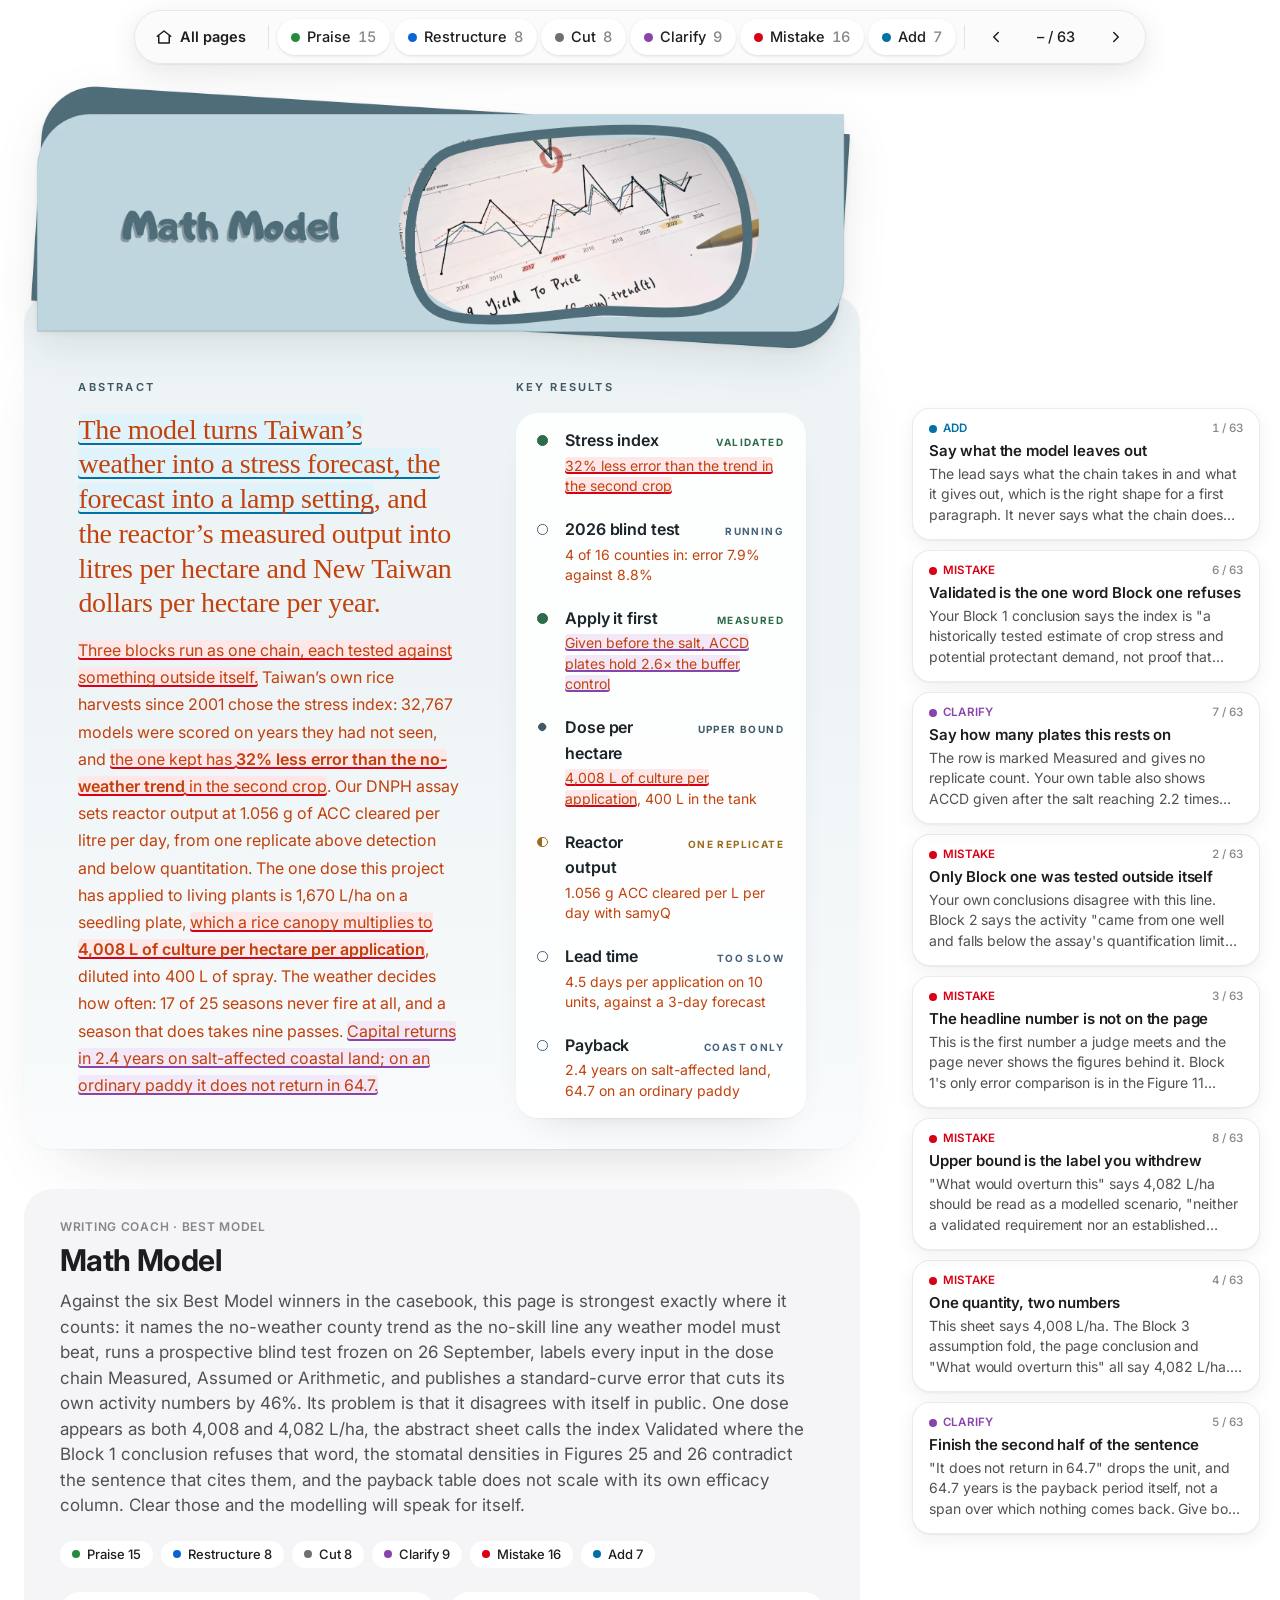
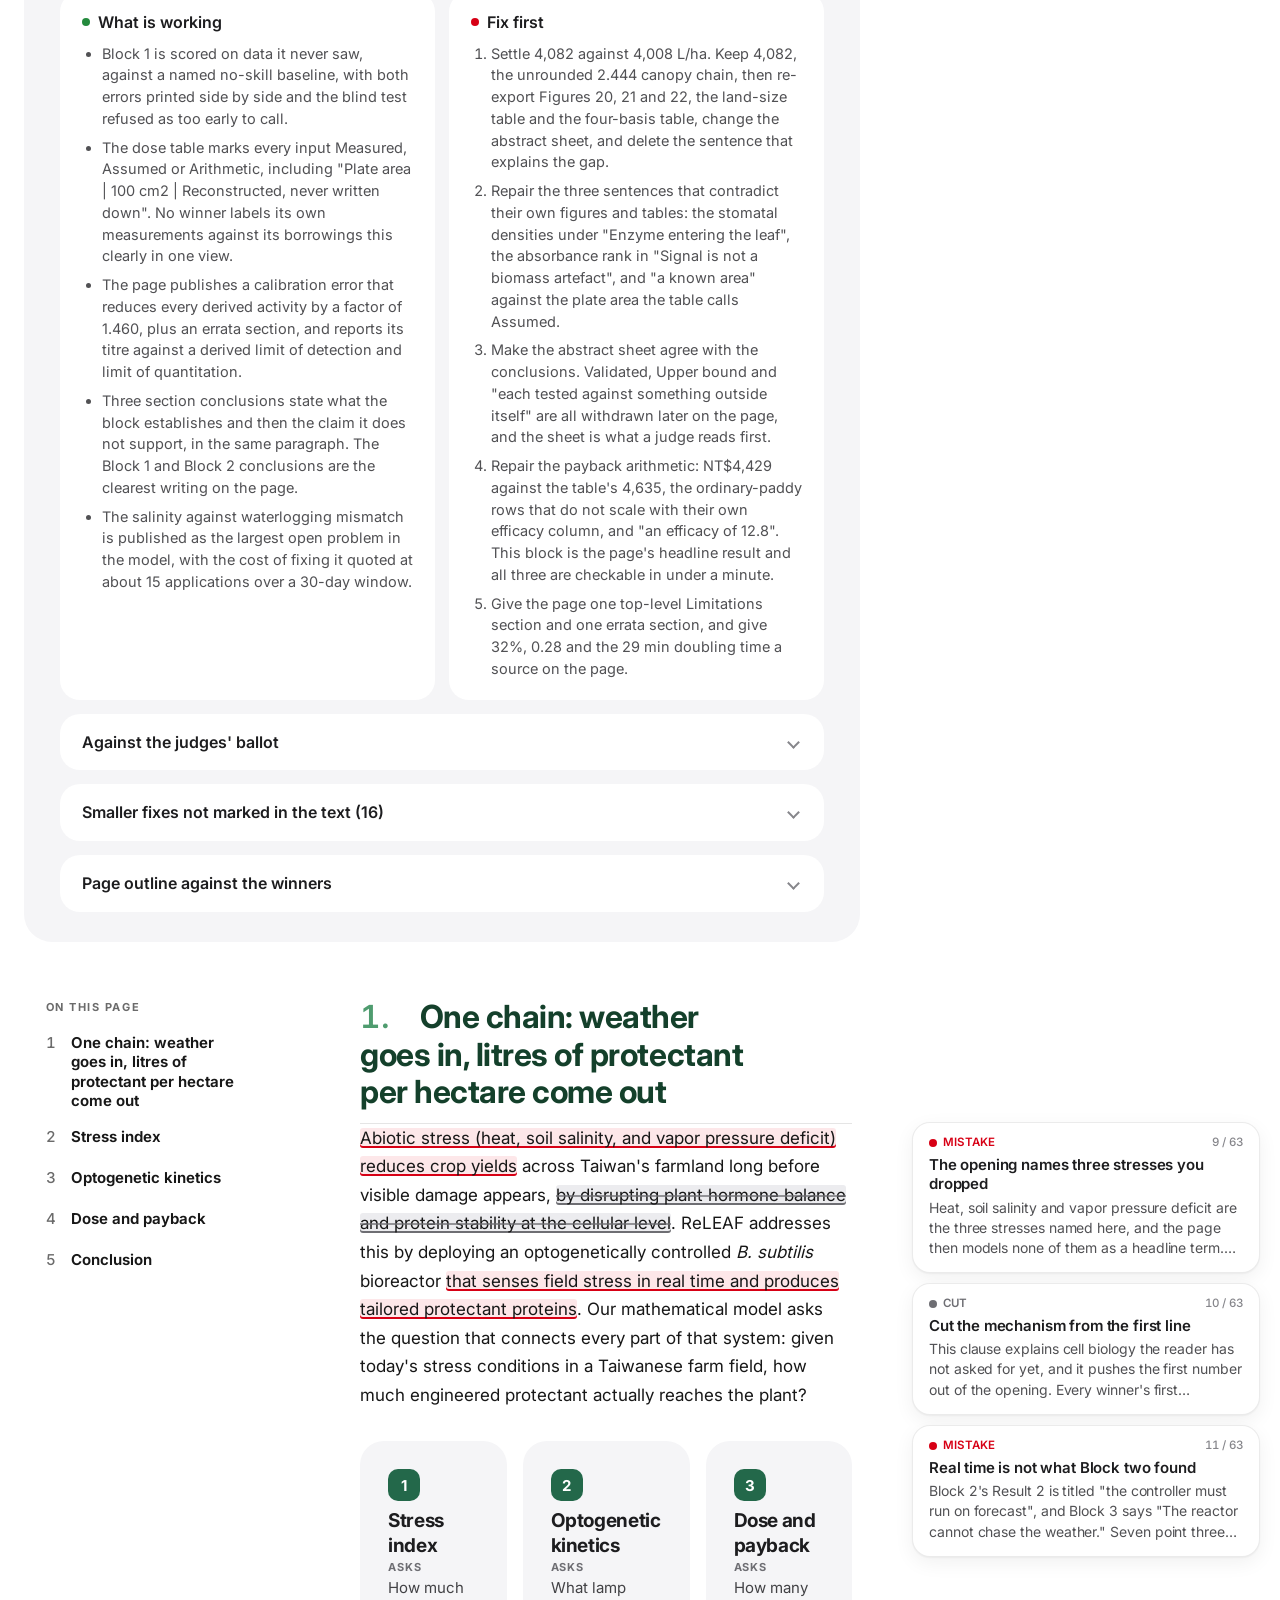
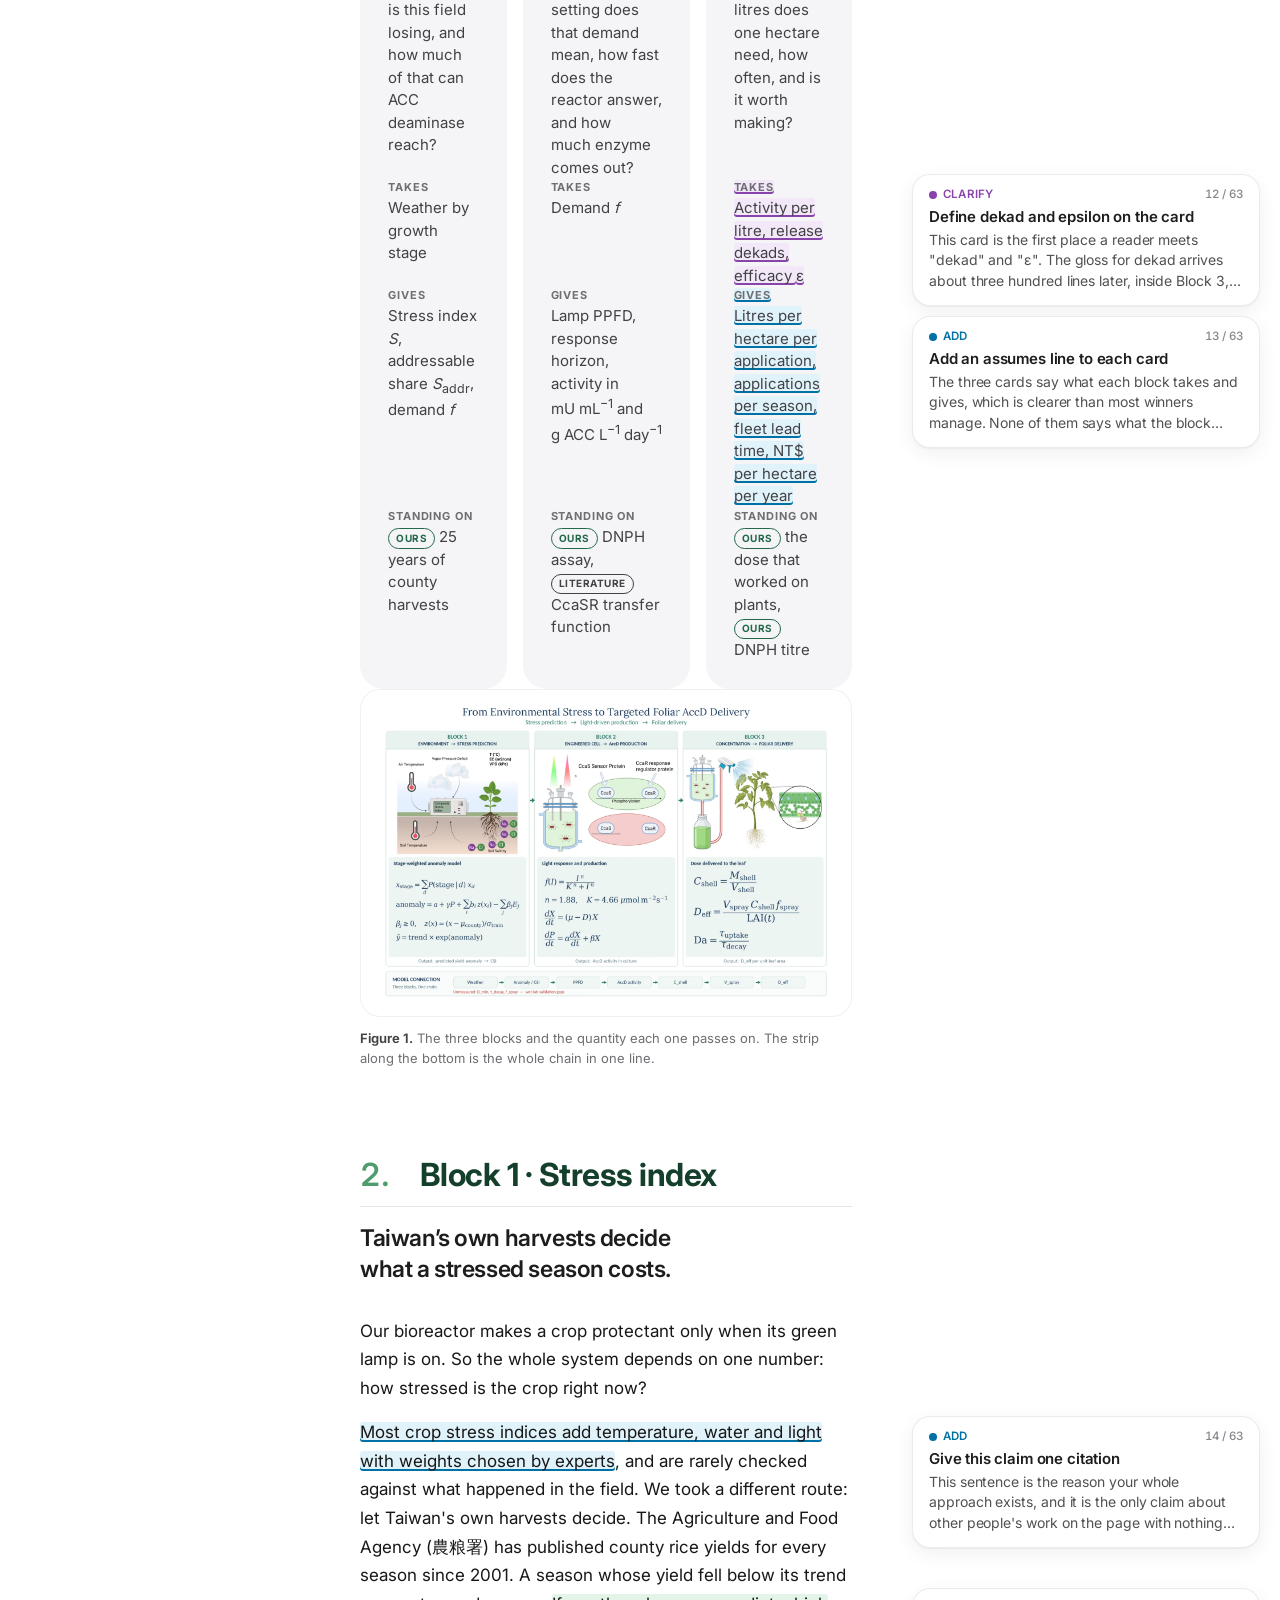
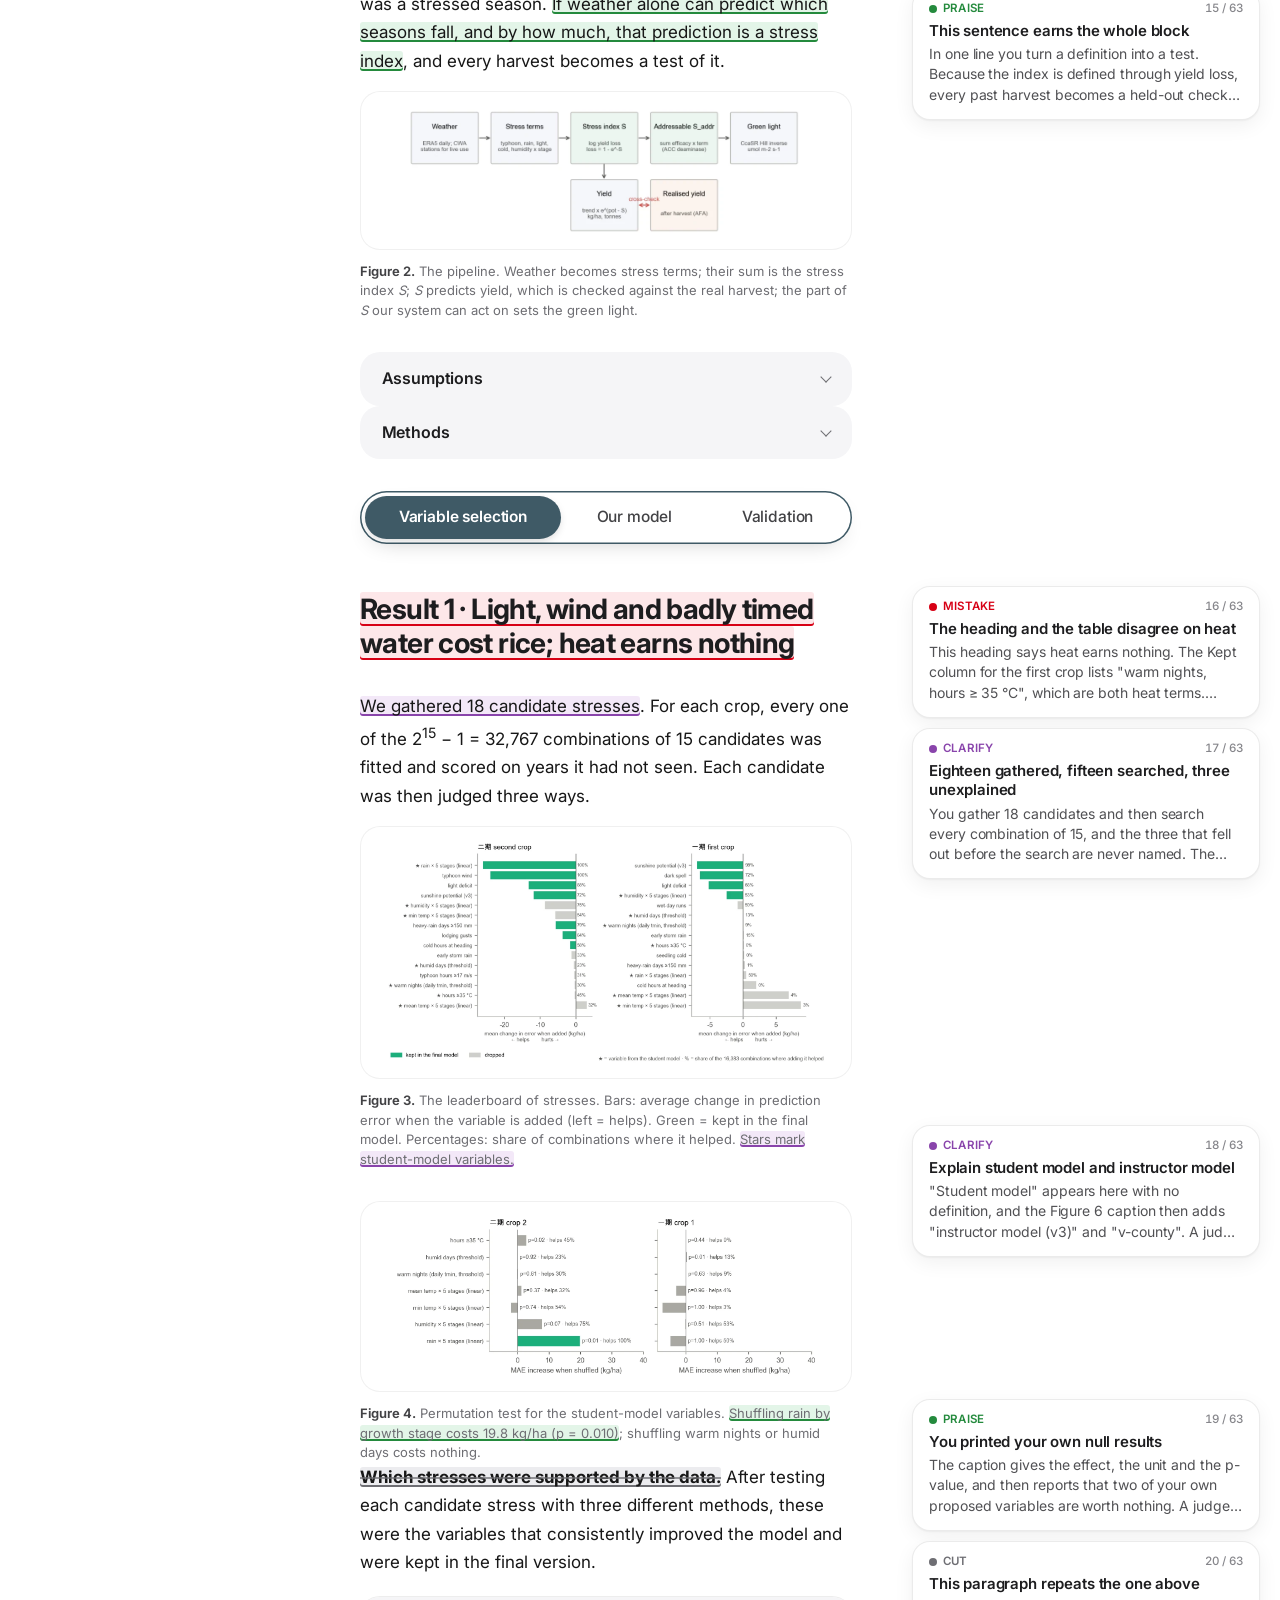
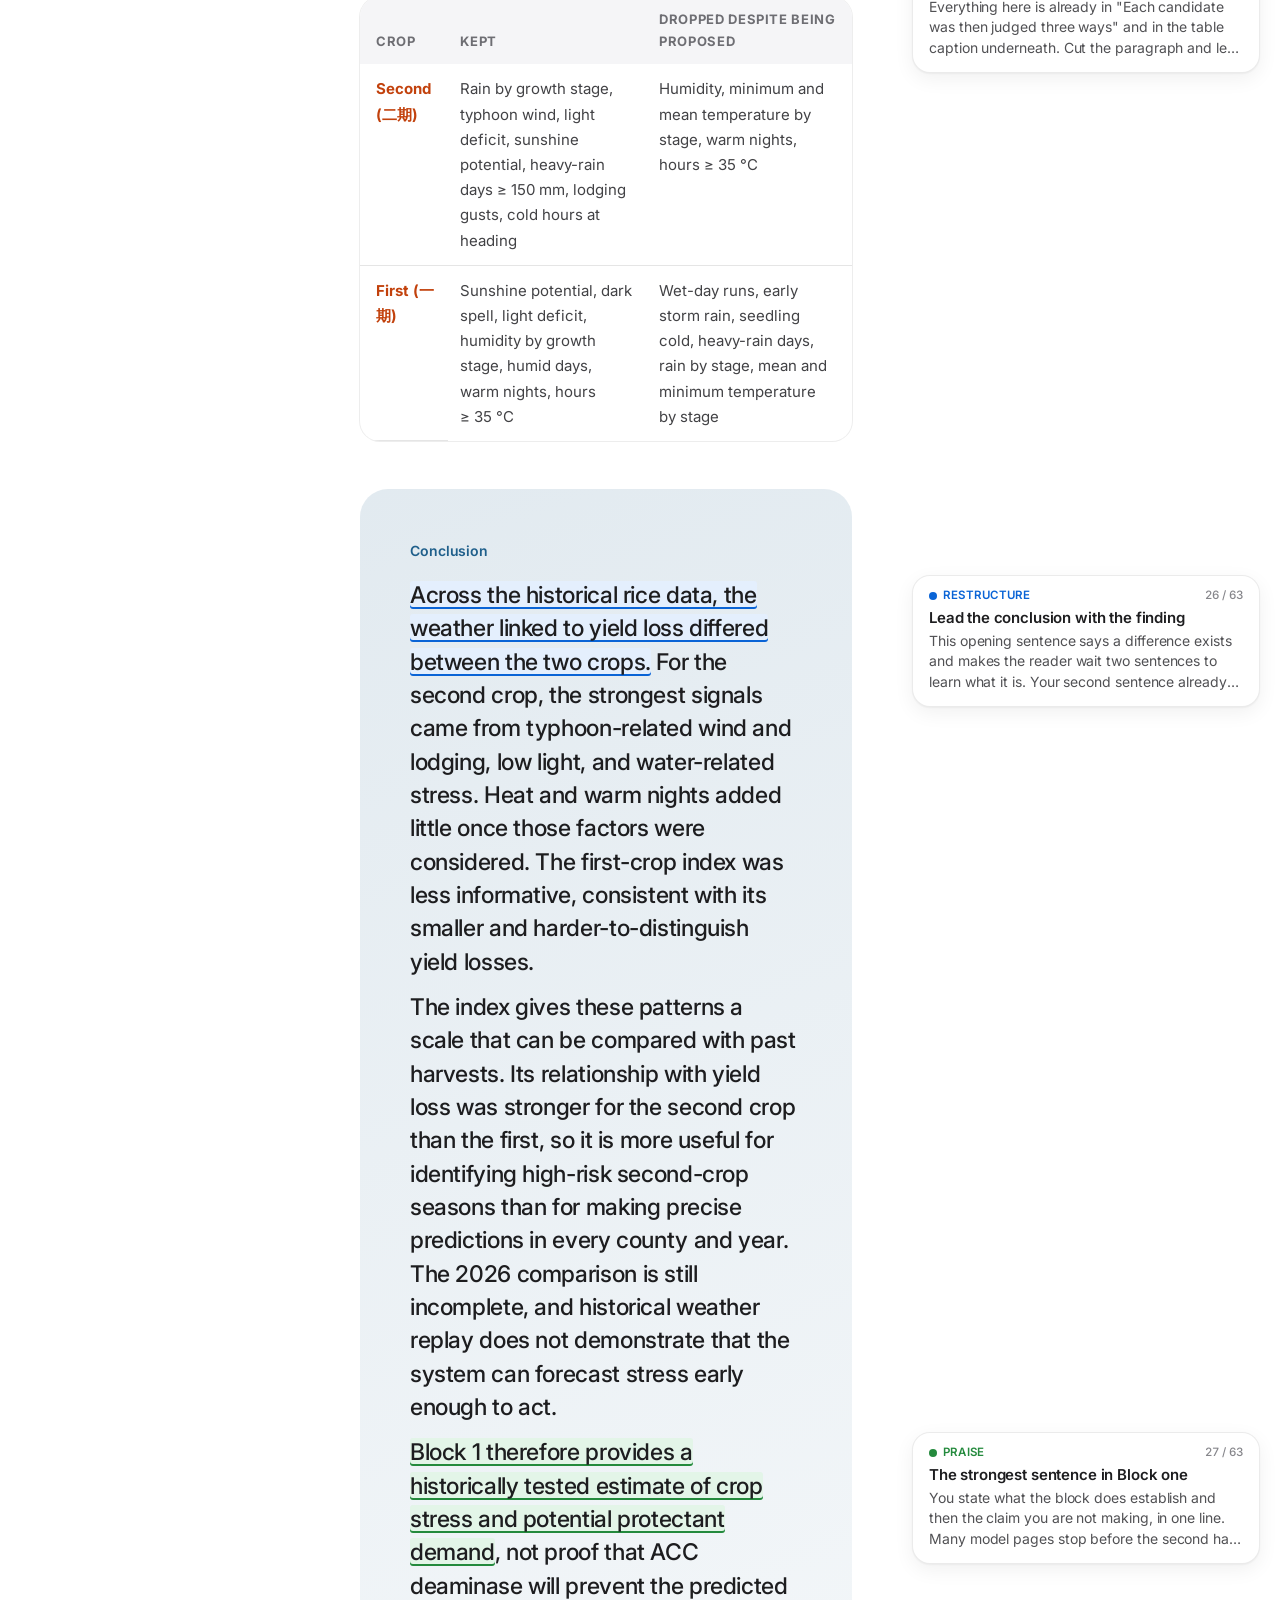
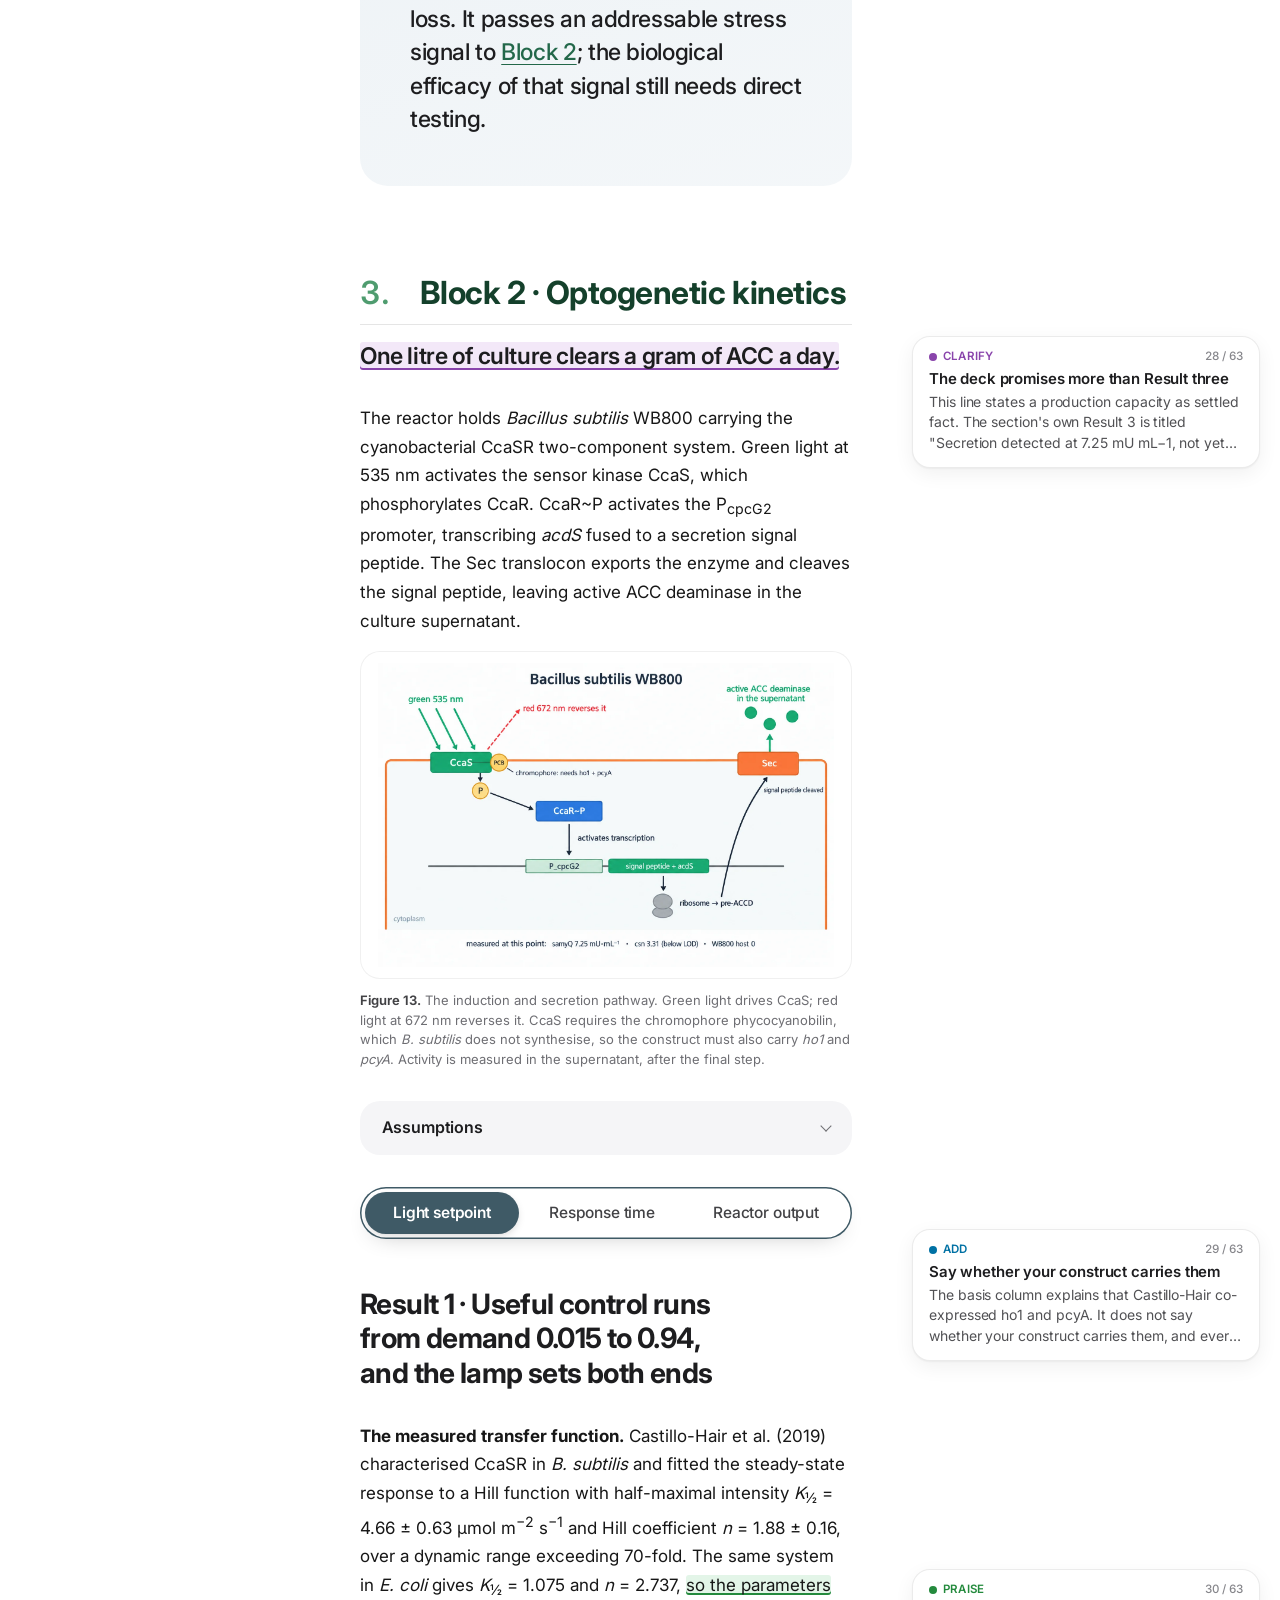
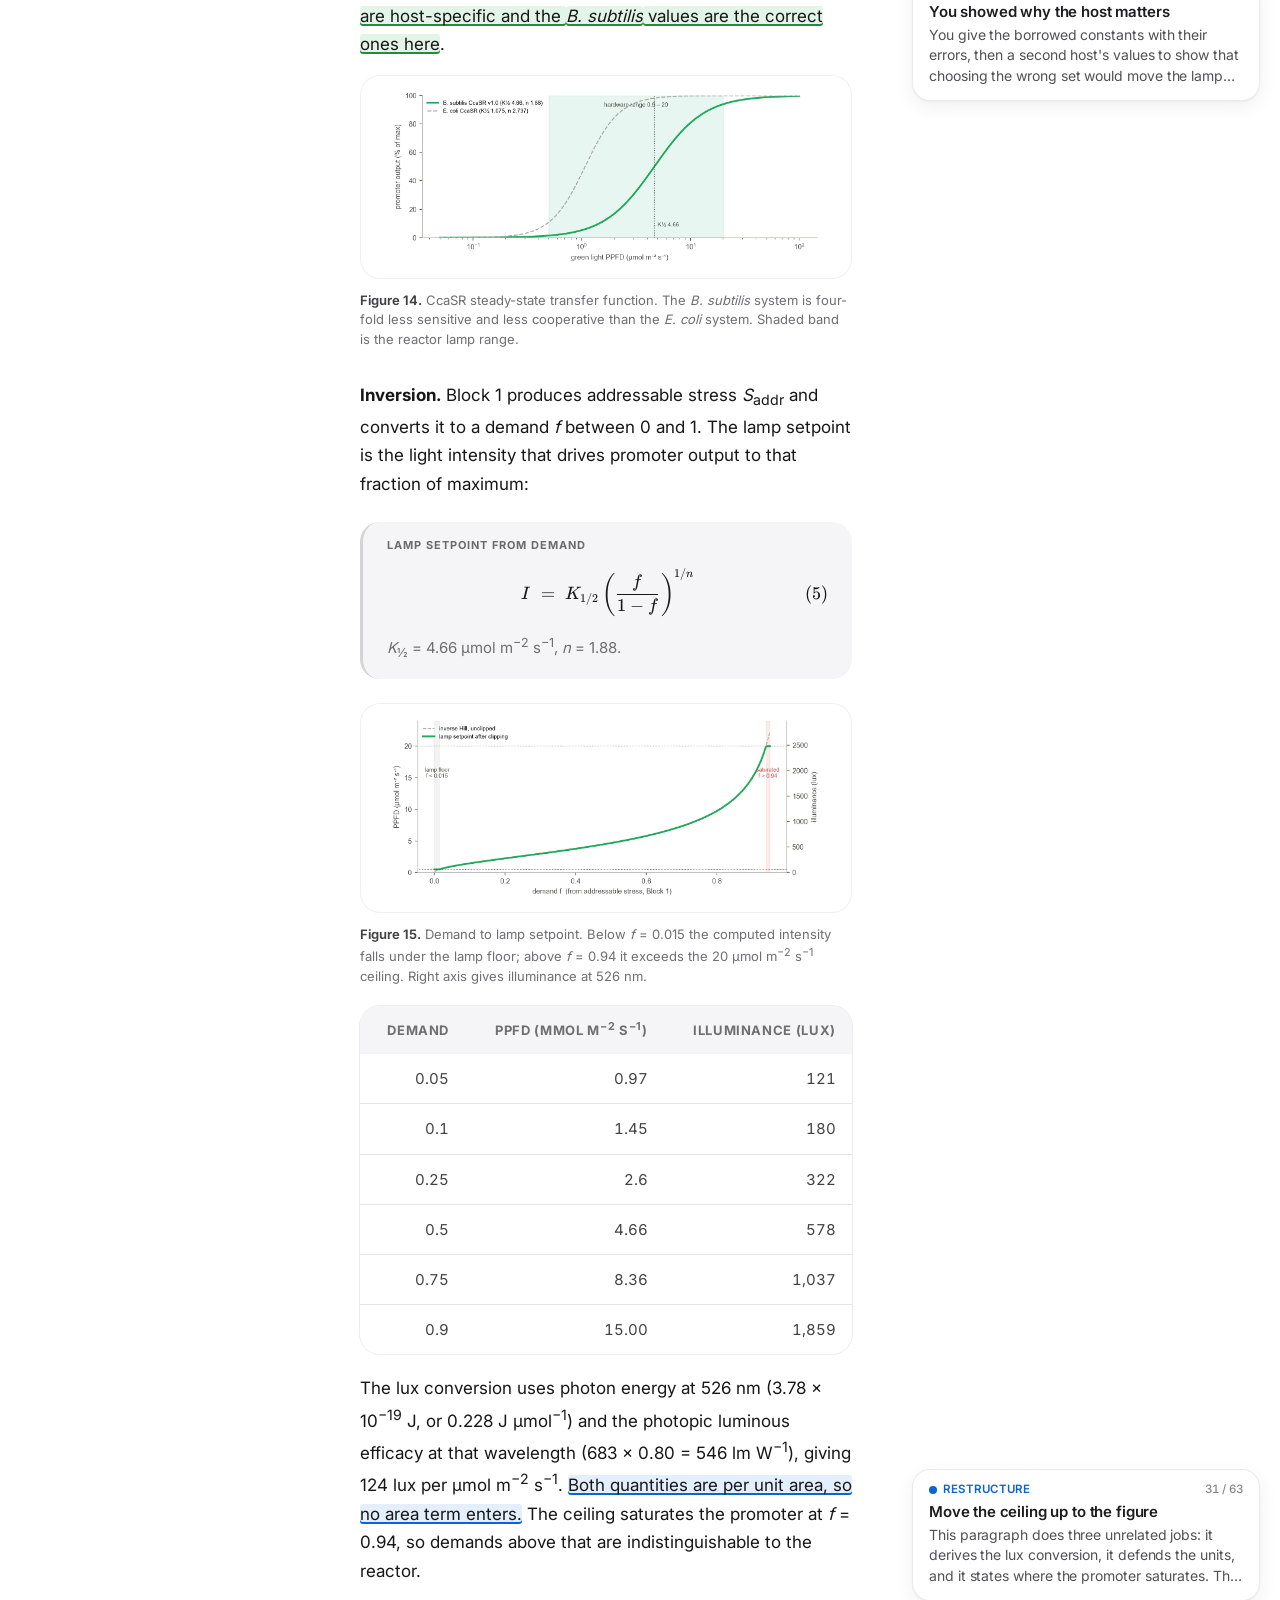
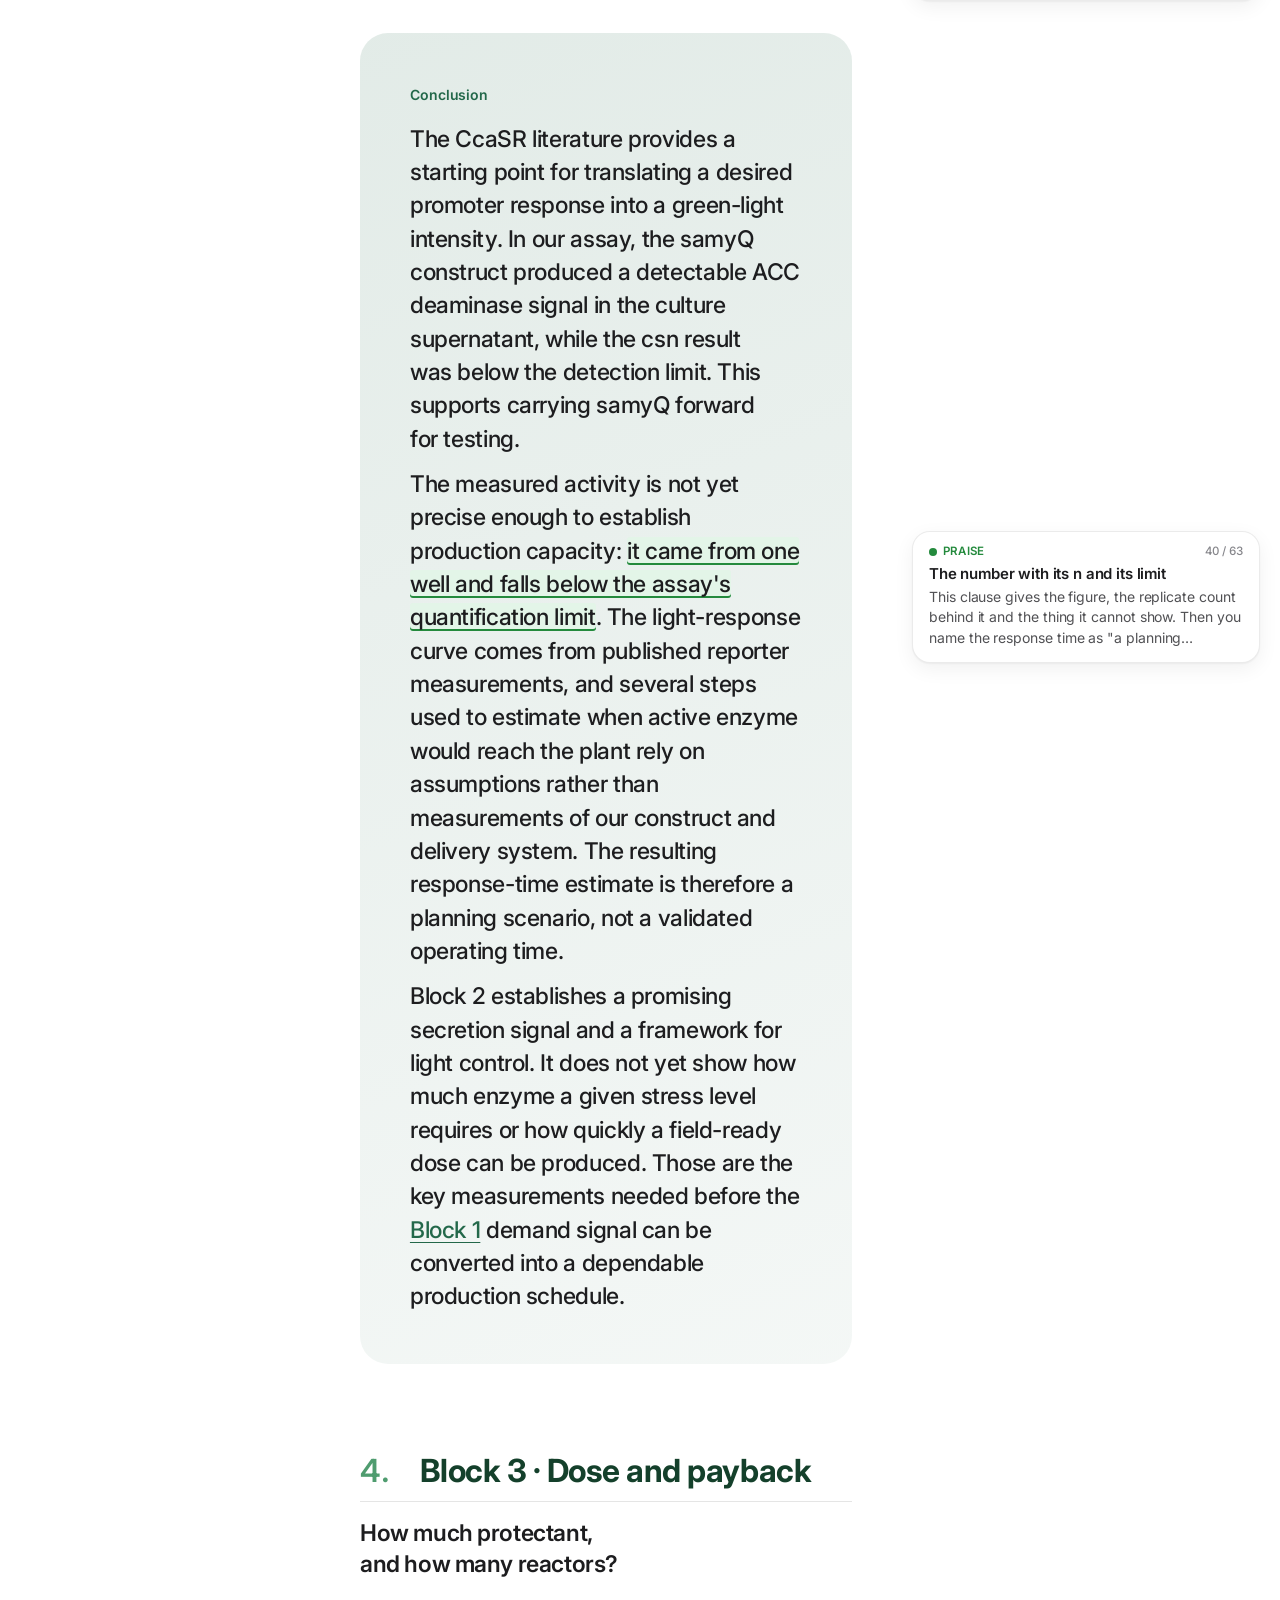
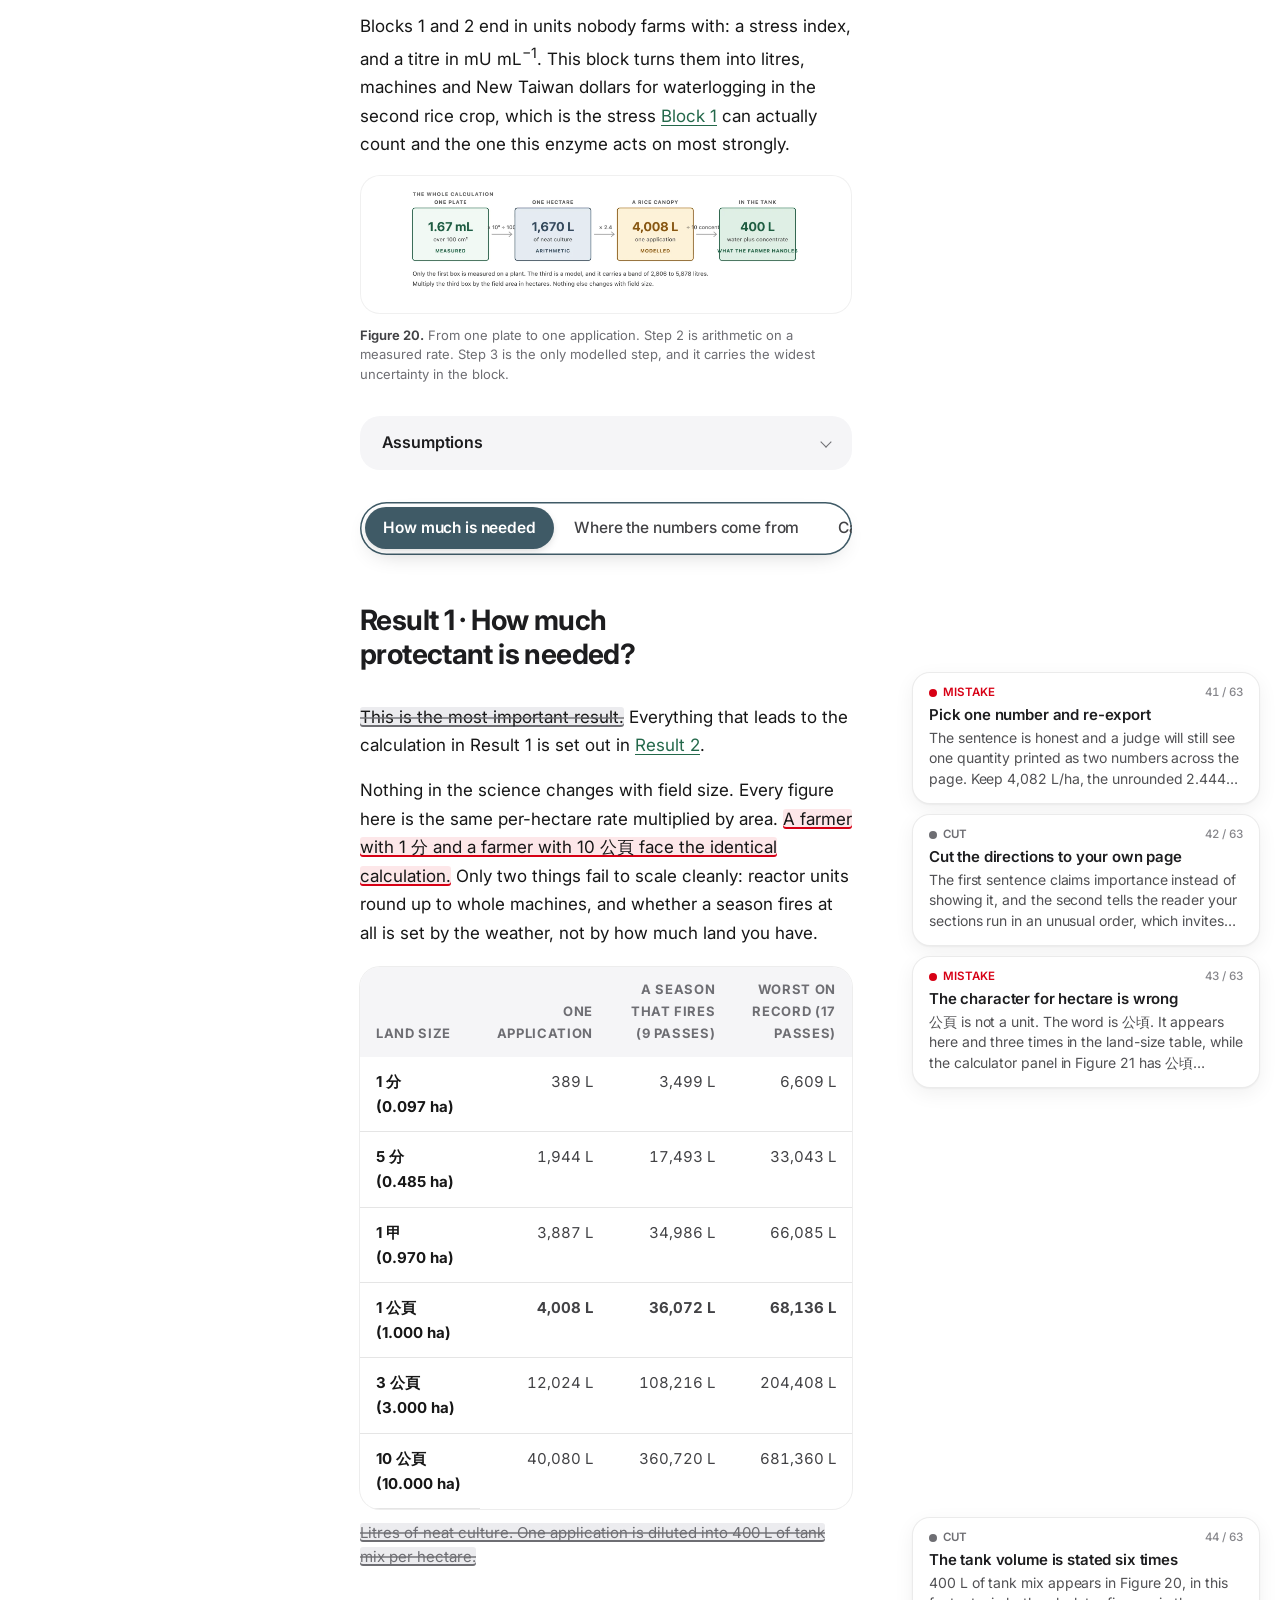
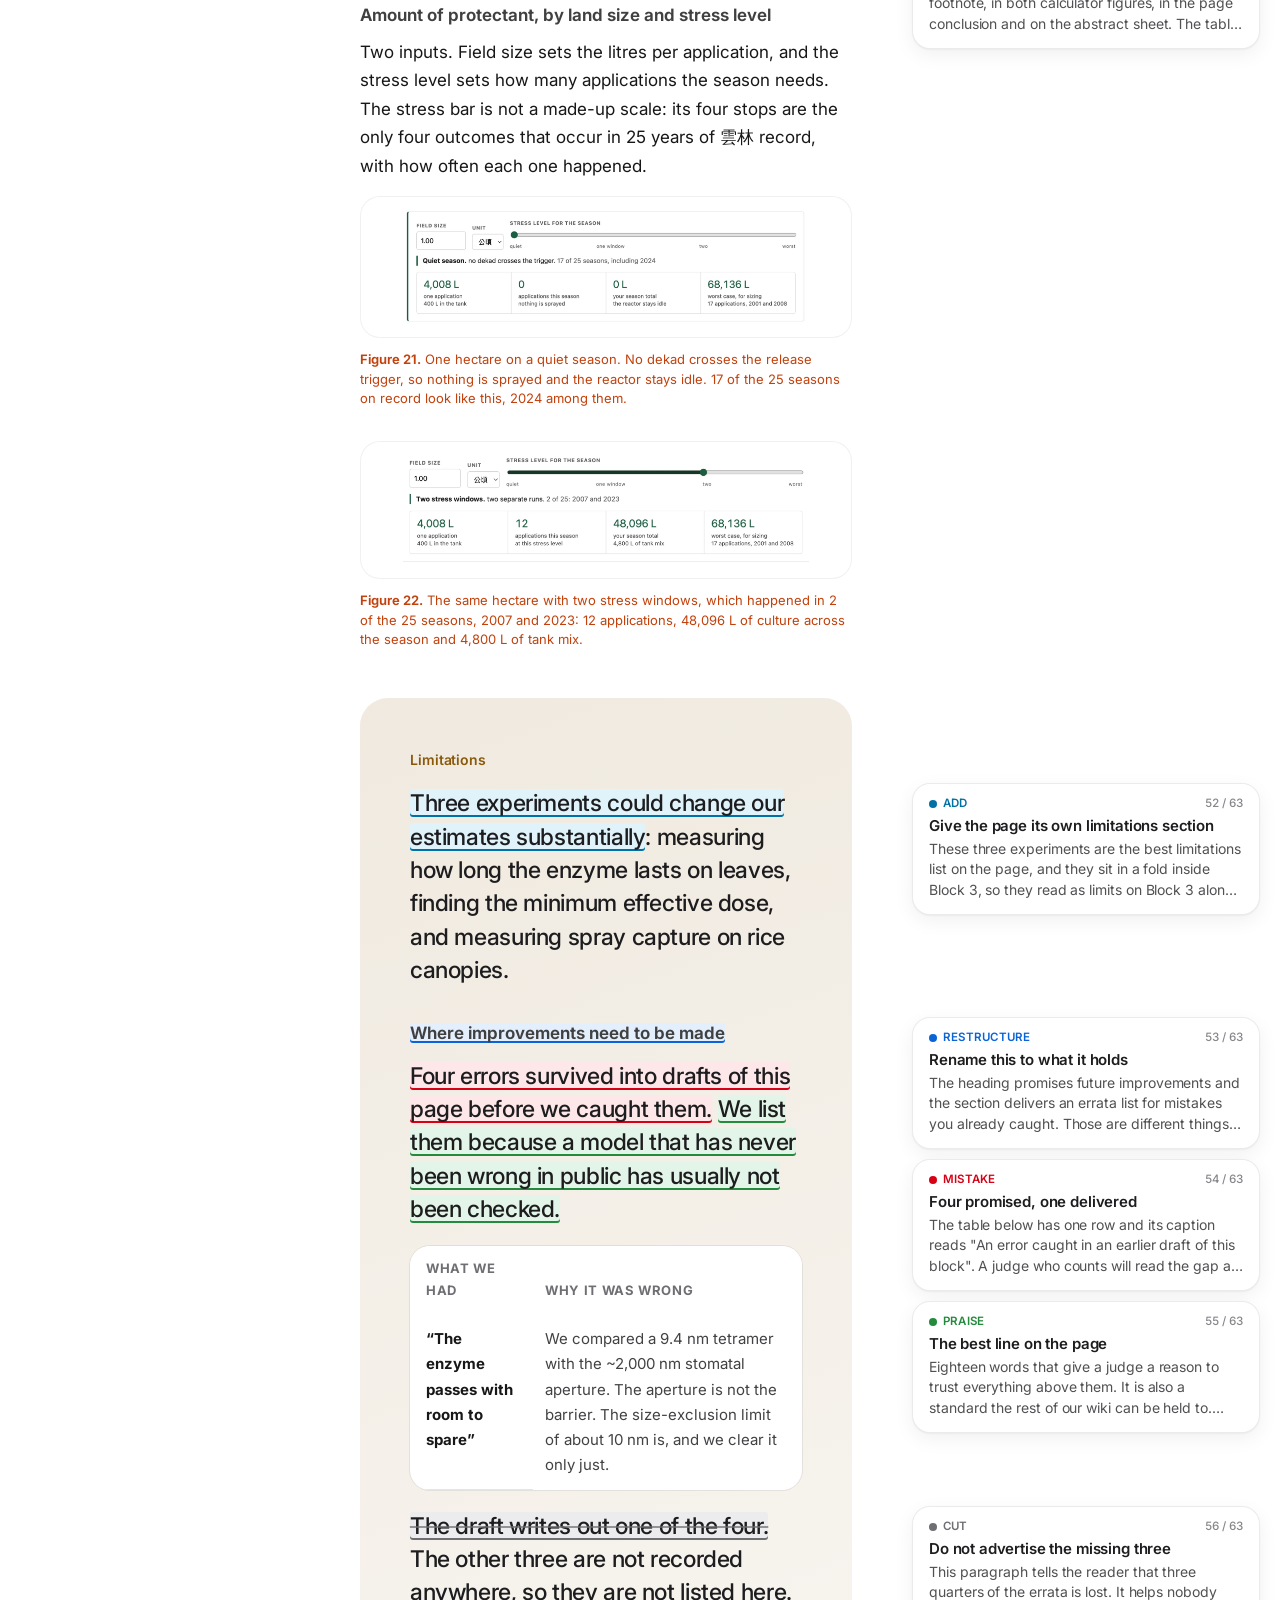
<file: docs/model/index.html>
<!DOCTYPE html>
<html lang="en">
<head>
  <meta charset="utf-8" />
  <meta name="viewport" content="width=device-width, initial-scale=1" />
  <title>Math Model | ReLEAF &middot; iGEM 2026</title>
  <meta name="description" content="Three blocks that turn weather into a dose. A stress index fitted to twenty-five years of Taiwanese rice harvests, the CcaSR light-to-enzyme kinetics measured in our own reactor, and a dose anchored on the one ACC deaminase dose this project has applied to living plants: 1,670 litres per hectare on a plate, 4,008 litres per hectare per application on a rice canopy, a 10-unit reactor fleet, and a 2.4-year payback on salt-affected land against 64.7 on an ordinary paddy." />
  <link rel="icon" href="../assets/img/logo.png" />
  <link rel="stylesheet" href="../assets/css/tokens.css" />
  <link rel="stylesheet" href="../assets/css/nav.css" />
  <link rel="stylesheet" href="../assets/css/page.css" />
  <link rel="stylesheet" href="../assets/vendor/katex/katex.min.css" />
  <link rel="stylesheet" href="../assets/css/engage.css?v=1010seg" />
  <link rel="stylesheet" href="model.css?v=202610101" />
  <link rel="stylesheet" href="../assets/css/bannerhead.css?v=20261010b" />
  <link rel="stylesheet" href="../coach/coach.css?v=1013123602" />
</head>
<body class="mm engage">
<!--
  SOURCE. Blocks 1 and 2 are Ethan Liu's draft of 7 October:

    Math Model/1007 Math Model Content.docx

  Block 3, the Conclusion and the Limitations are his draft of 9 October:

    Math Model 2/1009 Math Model Content.docx

  That file carries four passes at Block 3. Only the last one is on this page,
  the section headed 'Block 3 . How much protectant, and how many reactors?'
  with its 6 . Conclusion and Limitation. The earlier 'Math Model Block 3'
  (the 68,795 L/ha apoplast delivery budget) and the 'Rewrite' section that
  replaced it are superseded by it, and the trailing chat transcript under
  '分頁 8' is working notes, not writing for publication. None of those three
  are on this page.

  WHAT CHANGED ON 10 OCTOBER. Block 3 no longer prices three dosing routes and
  no longer argues catalytic headroom. The chain is now one route: the plate
  dose of 1,670 L/ha, times a modelled canopy correction of 2.44, is 4,008 L
  of culture per hectare per application, concentrated 10x into 400 L of tank
  mix. Frequency comes from Block 1's dekad record for the Yunlin second crop,
  and the economics are his: 64.7 years on ordinary paddy, 2.4 on
  salt-affected land. The Vmax capacity comparison the old Block 3 and the old
  Block 2 key findings rested on is retracted in his 9 October draft, so both
  are gone.

  BLOCK 3 DATA. All ours: the phase 3 application protocol on Plants for the
  1.67 mL dose, the DNPH assay of 7 October for the 7.2514 mU/mL titre, and
  Block 1's own dekad rebuild for the release count. The salinity run does not
  record its plate size; the 100 cm2 is reconstructed, and his own table says
  so in the Result 2 provenance row.

  EQUATIONS. Equations 1 to 7 are the draft's, re-set as LaTeX and rendered
  locally by KaTeX from assets/vendor/katex. Block 3 carries none: his 9
  October draft states the chain as arithmetic in Figure 20.

  FIGURES. Figures 1 to 19 are the 7 October draft's panels. Figures 20 to 23
  and the two calculator panels are from the 9 October docx, converted to webp
  in assets/img/model/ at 1600 px, none redrawn. Figures 24 to 26 are the
  cuticle-pore chart and the two stomata micrographs, which his new draft
  keeps. His tables that arrived as images (land size, dose provenance,
  applications per season, fleet lead time, payback) are set as real tables.

  WHAT CHANGED ON 12 OCTOBER. His 1009 draft came back with the prose revised
  and the figures untouched. Four things moved. The Block 1 and Block 2
  conclusions are now his, and much more cautious: Block 1 passes an
  addressable stress signal without proving ACC deaminase prevents the loss,
  and Block 2's response time is a planning scenario, not a validated
  operating time. Both replace the Q1/Q2/Q3 ledgers, which answered 'Yes' to
  questions he no longer answers that way. Block 3 gains the Assumption he
  wrote for it, his 7.1 errata table and his 7.2. The Conclusion gains his
  statement of the salinity-versus-waterlogging mismatch, with the 15
  applications over 30 days it would take to fix.

  4,008 OR 4,082. His new prose says 4,082 L/ha; every figure and table in
  Block 3, including the ones in this same docx, says 4,008. Both are
  1,670 L/ha times the canopy correction: 4,008 uses the 2.4 printed on the
  arrow in Figure 20, 4,082 uses the unrounded 2.4441 that the panel's own
  0.486 and 0.199 per-unit-leaf figures give. The gap is 1.8%, against a band
  of 2,806 to 5,878 L on that step. The figures keep 4,008 because they are
  his images and cannot be re-set; his 4,082 is quoted where he quotes it, in
  the Block 3 Assumption, in 7.2 and in the Conclusion, and the one orange
  sentence in the Assumption fold says which is which.

  ORANGE. class="ai" is anything Ethan did not write. No body prose on this
  page is orange except three sentences. What is left marked is the abstract
  and its key-results ledger, the four equation blocks in the two Methods
  folds and their glosses, the kept-and-dropped variable table transcribed
  from Figure 3, the captions on Figures 8, 9, 12, 21 and 22, the one
  paragraph that opens the Conclusion by gathering Blocks 1 and 2, which he
  asked for, and three new sentences: the 4,008-against-4,082 note in the
  Block 3 Assumption fold, the note under 7.1 saying that he counts four
  errors and writes out one, and the unit conversion at the end of Block 2
  Result 3 that keeps 1.056 g of ACC per litre per day on the page after the
  Block 2 ledger that used to carry it was replaced by his conclusion.
  Everything else is his. Em dashes in his prose have been replaced with
  commas, colons or parentheses, which is the owner's global punctuation rule.

  FIGURE 24. Its caption used to say the enzyme passes an open stomatal pore
  with two orders of magnitude to spare. That is the exact claim his 7.1
  errata table retracts, so the caption now says what he says there: the
  aperture is not the barrier, the ~10 nm size-exclusion limit is.
-->
  <div id="site-nav" data-base="../" data-tab="drylab" data-page="model"></div>
  <div class="sitenav-spacer"></div>

  <header class="bannerhead bannerhead--rest" data-tab="drylab">
    <h1 class="visually-hidden">Math Model</h1>
    <div class="bannerhead__art">
      <img src="../assets/img/headers/model.webp"
           srcset="../assets/img/headers/model-w1200.webp 1200w, ../assets/img/headers/model.webp 2253w"
           sizes="(max-width: 1280px) 100vw, 1280px"
           alt="Math Model. A pencil lies across a printed multi-line chart of yearly values, annotated by hand with a yield-to-price note and a trend expression."
           width="2253" height="748" fetchpriority="high" />
    </div>
  </header>

  <section class="abstract abstract--sheet bannerhead" data-tab="drylab" aria-label="Summary">
    <div class="abstract__inner">
      <div class="abstract__story">
        <h2 class="abs-kicker">Abstract</h2>
        <p class="abstract__lead ai">The model turns Taiwan&rsquo;s weather into a stress forecast, the forecast into a lamp setting, and the reactor&rsquo;s measured output into litres per hectare and New Taiwan dollars per hectare per year.</p>
        <p class="abstract__body ai">Three blocks run as one chain, each tested against something outside itself. Taiwan&rsquo;s own rice harvests since 2001 chose the stress index: 32,767 models were scored on years they had not seen, and the one kept has <strong>32% less error than the no-weather trend</strong> in the second crop. Our DNPH assay sets reactor output at 1.056&nbsp;g of ACC cleared per litre per day, from one replicate above detection and below quantitation. The one dose this project has applied to living plants is 1,670&nbsp;L/ha on a seedling plate, which a rice canopy multiplies to <strong>4,008&nbsp;L of culture per hectare per application</strong>, diluted into 400&nbsp;L of spray. The weather decides how often: 17 of 25 seasons never fire at all, and a season that does takes nine passes. Capital returns in 2.4&nbsp;years on salt-affected coastal land; on an ordinary paddy it does not return in 64.7.</p>
</div>
      <div class="abstract__outcomes">
        <h2 class="abs-kicker">Key results</h2>
        <ul class="abs-ledger">
          <li><a class="st-worked" href="#validation"><i></i><span class="abs-ledger__name">Stress index</span><span class="abs-st">Validated</span><span class="abs-ledger__text ai">32% less error than the trend in the second crop</span></a></li>
          <li><a class="st-open" href="#validation"><i></i><span class="abs-ledger__name">2026 blind test</span><span class="abs-st">Running</span><span class="abs-ledger__text ai">4 of 16 counties in: error 7.9% against 8.8%</span></a></li>
          <li><a class="st-worked" href="#accd-efficacy"><i></i><span class="abs-ledger__name">Apply it first</span><span class="abs-st">Measured</span><span class="abs-ledger__text ai">Given before the salt, ACCD plates hold 2.6&times; the buffer control</span></a></li>
          <li><a class="st-key" href="#how-much"><i></i><span class="abs-ledger__name">Dose per hectare</span><span class="abs-st">Upper bound</span><span class="abs-ledger__text ai">4,008&nbsp;L of culture per application, 400&nbsp;L in the tank</span></a></li>
          <li><a class="st-partial" href="#reactor-output"><i></i><span class="abs-ledger__name">Reactor output</span><span class="abs-st">One replicate</span><span class="abs-ledger__text ai">1.056&nbsp;g ACC cleared per L per day with samyQ</span></a></li>
          <li><a class="st-open" href="#make-and-worth"><i></i><span class="abs-ledger__name">Lead time</span><span class="abs-st">Too slow</span><span class="abs-ledger__text ai">4.5 days per application on 10 units, against a 3-day forecast</span></a></li>
          <li><a class="st-open" href="#make-and-worth"><i></i><span class="abs-ledger__name">Payback</span><span class="abs-st">Coast only</span><span class="abs-ledger__text ai">2.4 years on salt-affected land, 64.7 on an ordinary paddy</span></a></li>
        </ul>
      </div>
    </div>
  </section>

  <div class="pagewrap">
    <details class="toc" open>
      <summary>Contents</summary>
      <div class="toc__inner"><p class="toc__title">On this page</p></div>
    </details>

    <main class="pagebody" data-no-subnum>


      <!-- ============================================ 1 · WHAT THE MODEL DOES -->
      <section class="sec" id="what-the-model-does">
        <h2>One chain: weather goes in, litres of protectant per hectare come out</h2>

        <p>Abiotic stress (heat, soil salinity, and vapor pressure deficit) reduces crop yields across Taiwan's farmland long before visible damage appears, by disrupting plant hormone balance and protein stability at the cellular level. ReLEAF addresses this by deploying an optogenetically controlled <i>B. subtilis</i> bioreactor that senses field stress in real time and produces tailored protectant proteins. Our mathematical model asks the question that connects every part of that system: given today's stress conditions in a Taiwanese farm field, how much engineered protectant actually reaches the plant?</p>

        <div class="chain">
          <a class="link" href="#stress-index">
            <span class="link__no">1</span>
            <span class="link__name">Stress index</span>
            <p class="link__io"><b>Asks</b>How much is this field losing, and how much of that can ACC deaminase reach?</p>
            <p class="link__io"><b>Takes</b>Weather by growth stage</p>
            <p class="link__io"><b>Gives</b>Stress index <i>S</i>, addressable share <i>S</i><sub>addr</sub>, demand <i>f</i></p>
            <p class="link__io link__io--on"><b>Standing on</b><span class="prov prov--ours">Ours</span> 25 years of county harvests</p>
          </a>
          <a class="link" href="#optogenetic-kinetics">
            <span class="link__no">2</span>
            <span class="link__name">Optogenetic kinetics</span>
            <p class="link__io"><b>Asks</b>What lamp setting does that demand mean, how fast does the reactor answer, and how much enzyme comes out?</p>
            <p class="link__io"><b>Takes</b>Demand <i>f</i></p>
            <p class="link__io"><b>Gives</b>Lamp PPFD, response horizon, activity in mU&nbsp;mL<sup>&minus;1</sup> and g&nbsp;ACC&nbsp;L<sup>&minus;1</sup>&nbsp;day<sup>&minus;1</sup></p>
            <p class="link__io link__io--on"><b>Standing on</b><span class="prov prov--ours">Ours</span> DNPH assay, <span class="prov prov--lit">Literature</span> CcaSR transfer function</p>
          </a>
          <a class="link" href="#dose-and-payback">
            <span class="link__no">3</span>
            <span class="link__name">Dose and payback</span>
            <p class="link__io"><b>Asks</b>How many litres does one hectare need, how often, and is it worth making?</p>
            <p class="link__io"><b>Takes</b>Activity per litre, release dekads, efficacy <span class="sym">&epsilon;</span></p>
            <p class="link__io"><b>Gives</b>Litres per hectare per application, applications per season, fleet lead time, NT$ per hectare per year</p>
            <p class="link__io link__io--on"><b>Standing on</b><span class="prov prov--ours">Ours</span> the dose that worked on plants, <span class="prov prov--ours">Ours</span> DNPH titre</p>
          </a>
        </div>

        <figure class="fig fig--chart wide">
          <div class="fig__frame" style="--fr: 1600 / 1066">
            <img src="../assets/img/model/three-blocks-overview.webp"
                 alt="Three panels under the title From Environmental Stress to Targeted Foliar AccD Delivery. Block 1, environment to stress prediction, shows a sensor in a field with temperature, conductivity and vapour pressure deficit, and a stage-weighted anomaly model. Block 2, engineered cell to AccD production, shows a reactor under green and red light with the CcaS and CcaR proteins and a Hill light response. Block 3, concentration to foliar delivery, shows the reactor feeding a bottle and a sprayer onto a leaf, with the delivered-dose equations. A strip at the bottom runs weather to anomaly to PPFD to AccD activity to spray volume to delivered dose."
                 width="1600" height="1066" loading="lazy" decoding="async" />
          </div>
          <figcaption><b>Figure 1.</b> The three blocks and the quantity each one passes on. The strip along the bottom is the whole chain in one line.</figcaption>
        </figure>
      </section>

      <!-- ============================================ 2 · BLOCK 1 · STRESS INDEX -->
      <section class="sec pl-5" id="stress-index">
        <h2 data-toc="Stress index">Block 1 &middot; Stress index</h2>

        <div class="lede-c"><p>Taiwan&rsquo;s own harvests decide what a stressed season costs.</p></div>

        <p>Our bioreactor makes a crop protectant only when its green lamp is on. So the whole system depends on one number: how stressed is the crop right now?</p>

        <p>Most crop stress indices add temperature, water and light with weights chosen by experts, and are rarely checked against what happened in the field. We took a different route: let Taiwan's own harvests decide. The Agriculture and Food Agency (&#36786;&#31918;&#32626;) has published county rice yields for every season since 2001. A season whose yield fell below its trend was a stressed season. If weather alone can predict which seasons fall, and by how much, that prediction is a stress index, and every harvest becomes a test of it.</p>

        <figure class="fig fig--chart wide">
          <div class="fig__frame" style="--fr: 994 / 320">
            <img src="../assets/img/model/stress-index-yield-chain.webp"
                 alt="A chain of five boxes. Weather from ERA5 daily and CWA stations feeds stress terms for typhoon, rain, light, cold and humidity by stage; those give a stress index S defined through log yield loss; S gives an addressable part of the stress that ACC deaminase can act on; that sets the green light through the inverted CcaSR Hill curve. A branch below turns S into a predicted yield, cross-checked against the realised harvest."
                 width="994" height="320" loading="lazy" decoding="async" />
          </div>
          <figcaption><b>Figure 2.</b> The pipeline. Weather becomes stress terms; their sum is the stress index <i>S</i>; <i>S</i> predicts yield, which is checked against the real harvest; the part of <i>S</i> our system can act on sets the green light.</figcaption>
        </figure>

        <details class="fold">
          <summary>Assumptions</summary>
          <div class="fold__body">

        <div class="tablewrap">
          <table class="data">
            <caption class="visually-hidden">The five assumptions the stress index rests on, with the reason for each</caption>
            <thead><tr><th>#</th><th>Assumption</th><th>Why?</th></tr></thead>
            <tbody>
              <tr><th scope="row">1</th><td>A county's yield trend reflects technology and management; the deviation from it reflects weather.</td><td>Varieties and practices change slowly; weather changes every season.</td></tr>
              <tr><th scope="row">2</th><td>The same weather stress causes more damage at some growth stages than others.</td><td>Rice sensitivity is stage-specific (e.g. cold at heading, rain at tillering).</td></tr>
              <tr><th scope="row">3</th><td>Stress can only reduce yield, and only after it passes a threshold.</td><td>Physical damage is one-sided: a calm day does not add rice.</td></tr>
              <tr><th scope="row">4</th><td>The two rice crops respond differently to weather and should be modeled separately.</td><td>Different seasons, weather and stresses.</td></tr>
              <tr><th scope="row">5</th><td>The value of lost rice can be estimated using the current farm-gate price.</td><td>Official daily price exists; public purchase price is close.</td></tr>
            </tbody>
          </table>
        </div>
          </div>
        </details>
        <details class="fold" id="methods-block1">
          <summary>Methods</summary>
          <div class="fold__body">

        <div class="eqn eqn--ours ai">
          <b>Stage-weighted exposure</b>
          \[ x_{\mathrm{stage}} \;=\; \sum_{d} P(\mathrm{stage}\mid d)\; x_{d} \tag{1} \]
          <em>Summed over the days <i>d</i> of the season. <i>P</i>(stage&nbsp;|&nbsp;<i>d</i>) is the probability that day <i>d</i> fell in that growth stage, which smooths the transplanting-date differences between counties.</em>
        </div>

        <div class="eqn eqn--ours ai">
          <b>The yield model, and the index inside it</b>
          \[ \mathrm{anomaly} \;=\; a \;+\; \gamma P \;+\; \sum_{i} b_i\, z(x_i) \;-\; \underbrace{\sum_{j} \beta_j E_j}_{\textstyle S} , \qquad \beta_j \ge 0 \tag{2} \]
          \[ z(x) \;=\; \frac{x - \mu_{\mathrm{county}}}{\sigma_{\mathrm{train}}} , \qquad \hat{y} \;=\; \mathrm{trend} \times \exp(\mathrm{anomaly}) \tag{3} \]
          <em>One fit per crop. <i>P</i> is the sunshine-potential term, <i>z</i>(<i>x<sub>i</sub></i>) are the stage terms standardised against the county's own history, and <i>E<sub>j</sub></i> are the damage exposures. The constraint <span class="sym">&beta;<sub>j</sub></span>&nbsp;&ge;&nbsp;0 is assumption&nbsp;3 written as an equation: a damage term can take yield away and never add it. The stress index <i>S</i> is the damage sum alone, which is why it is bounded below by zero and why it reads as a loss.</em>
        </div>

        <div class="eqn eqn--ours ai">
          <b>Index to yield loss, and to the lamp</b>
          \[ \mathrm{loss} \;=\; 1 - e^{-S} , \qquad S_{\mathrm{addr}} \;=\; \sum_{j} \varepsilon_j\, \beta_j E_j \tag{4} \]
          <em>The first identity is what makes a harvest a test of the index: predicted yield is the county trend times <i>e</i><sup>&minus;<i>S</i></sup>, and the Agency publishes the realised yield beside it. The second is what Block&nbsp;2 receives: each damage term is weighted by <span class="sym">&epsilon;<sub>j</sub></span>, the share of that stress ACC deaminase can act on (0.58 for salinity, Figure&nbsp;10), and the normalised result is the demand <i>f</i>.</em>
        </div>
          </div>
        </details>

        <div class="rail rail--seg" data-rail data-rail-top>
          <div class="seg">
            <div class="rail__strip seg__track" role="tablist" aria-label="Block 1: stress index">
              <button class="rail__btn seg__btn pl-5" role="tab" type="button" id="t-variable-selection" aria-controls="p-variable-selection" aria-selected="true">Variable selection</button>
              <button class="rail__btn seg__btn pl-5" role="tab" type="button" id="t-our-model" aria-controls="p-our-model" aria-selected="false">Our model</button>
              <button class="rail__btn seg__btn pl-5" role="tab" type="button" id="t-validation" aria-controls="p-validation" aria-selected="false">Validation</button>
            </div>
          </div>
          <div class="rail__panel chap pl-5" role="tabpanel" id="p-variable-selection" aria-labelledby="t-variable-selection">
            <header class="chap__hero">
              <h3 class="chap__title" id="variable-selection" data-toc="Variable selection">Result 1 &middot; Light, wind and badly timed water cost rice; heat earns nothing</h3>
            </header>

        <p>We gathered 18 candidate stresses. For each crop, every one of the 2<sup>15</sup> &minus; 1 = 32,767 combinations of 15 candidates was fitted and scored on years it had not seen. Each candidate was then judged three ways.</p>

        <figure class="fig fig--chart wide">
          <div class="fig__frame" style="--fr: 1600 / 824">
            <img src="../assets/img/model/stress-variable-leaderboard.webp"
                 alt="Two horizontal bar charts, second crop on the left and first crop on the right, ranking fifteen candidate weather stresses by the mean change in prediction error when the variable is added. For the second crop, rain by five stages and typhoon wind are furthest to the left and green; for the first crop, sunshine potential, dark spell and light deficit lead. Grey bars are dropped variables, and minimum and maximum temperature by stage sit at the bottom of the first crop with bars to the right, meaning they hurt."
                 width="1600" height="824" loading="lazy" decoding="async" />
          </div>
          <figcaption><b>Figure 3.</b> The leaderboard of stresses. Bars: average change in prediction error when the variable is added (left = helps). Green = kept in the final model. Percentages: share of combinations where it helped. Stars mark student-model variables.</figcaption>
        </figure>

        <figure class="fig fig--chart wide">
          <div class="fig__frame" style="--fr: 1468 / 569">
            <img src="../assets/img/model/stress-permutation-test.webp"
                 alt="Two bar charts of the increase in mean absolute error when each student-model variable is shuffled. For the second crop, rain by five stages costs about twenty kilograms per hectare with p equals 0.01 and is highlighted green; every other bar is near zero. For the first crop, every bar is at or below zero and no p-value is below 0.01 except humid days."
                 width="1468" height="569" loading="lazy" decoding="async" />
          </div>
          <figcaption><b>Figure 4.</b> Permutation test for the student-model variables. Shuffling rain by growth stage costs 19.8&nbsp;kg/ha (p = 0.010); shuffling warm nights or humid days costs nothing.</figcaption>
        </figure>

        <p><b>Which stresses were supported by the data.</b> After testing each candidate stress with three different methods, these were the variables that consistently improved the model and were kept in the final version.</p>

        <div class="tablewrap">
          <table class="data">
            <caption class="visually-hidden">The weather terms kept in the final model for each crop, as read from the leaderboard</caption>
            <thead><tr><th>Crop</th><th>Kept</th><th>Dropped despite being proposed</th></tr></thead>
            <tbody>
              <tr><th scope="row" class="ai">Second (&#20108;&#26399;)</th><td class="ai">Rain by growth stage, typhoon wind, light deficit, sunshine potential, heavy-rain days &ge;&nbsp;150&nbsp;mm, lodging gusts, cold hours at heading</td><td class="ai">Humidity, minimum and mean temperature by stage, warm nights, hours &ge;&nbsp;35&nbsp;&deg;C</td></tr>
              <tr><th scope="row" class="ai">First (&#19968;&#26399;)</th><td class="ai">Sunshine potential, dark spell, light deficit, humidity by growth stage, humid days, warm nights, hours &ge;&nbsp;35&nbsp;&deg;C</td><td class="ai">Wet-day runs, early storm rain, seedling cold, heavy-rain days, rain by stage, mean and minimum temperature by stage</td></tr>
            </tbody>
          </table>
        </div>
          </div>
          <div class="rail__panel chap pl-5" role="tabpanel" id="p-our-model" aria-labelledby="t-our-model">
            <header class="chap__hero">
              <h3 class="chap__title" id="our-model" data-toc="Our model">Result 2 &middot; One equation per crop, and what its index is worth in dollars</h3>
            </header>

        <p>One equation predicts county yields, and its damage half is the stress index. Each index value has a price in kilograms and New Taiwan dollars.</p>

        <figure class="fig fig--chart wide">
          <div class="fig__frame" style="--fr: 1568 / 821">
            <img src="../assets/img/model/stress-term-effects.webp"
                 alt="Two horizontal bar charts of each model term's effect on yield in kilograms per hectare, with ninety per cent bootstrap intervals. For the second crop the largest red damage bars are radiation deficit, rain days over 150 millimetres and typhoon wind, each about minus 250 to minus 500. For the first crop the largest are dark spell and radiation deficit. Blue radiation surplus is positive in both."
                 width="1568" height="821" loading="lazy" decoding="async" />
          </div>
          <figcaption><b>Figure 5.</b> Effect of each term in the final model, in kg/ha at the average yield. Red = damage terms at a bad exposure (90th percentile), green = stage terms per standard deviation, blue = sunshine potential. Bars: 90% bootstrap interval.</figcaption>
        </figure>

        <figure class="fig fig--chart wide">
          <div class="fig__frame" style="--fr: 1464 / 1069">
            <img src="../assets/img/model/stress-loyo-year-means.webp"
                 alt="Two stacked line charts of area-weighted yearly yield anomaly from 2007 to 2025, observed in heavy black against six model predictions. The second crop panel above has swings from minus thirty per cent in 2007 and 2016 to plus fifteen per cent in 2012 and 2014, and the merged models track most of them; 2023 is marked unexplained and 2024 is marked Gaemi. The first crop panel below has smaller swings and the models follow them less closely."
                 width="1464" height="1069" loading="lazy" decoding="async" />
          </div>
          <figcaption><b>Figure 6.</b> Area-weighted year means on the 399 county-seasons all models share (11 counties, 2007&ndash;2025). Black = observed. Grey = trend only; orange = student model (v-county); blue = instructor model (v3); greens = the three best merged combinations.</figcaption>
        </figure>

        <h4>What one index point has historically cost, in rice and in New Taiwan dollars</h4>

        <p>The stress index <i>S</i> is the damage side of the model (<a href="#methods-block1">Methods</a>, eq.&nbsp;2). Its meaning comes from history: for every county-season since 2001 we know its index (computed without that year) and the real harvest. Grouping seasons by index gives the typical outcome at each level.</p>

        <figure class="fig fig--chart wide">
          <div class="fig__frame" style="--fr: 1549 / 669">
            <img src="../assets/img/model/stress-index-vs-yield.webp"
                 alt="Two scatter plots of realised yield versus a normal year, in per cent, against the normalised stress index, with bands shaded none, mild, moderate and severe. For the first crop the typical line falls from plus seven per cent at index zero to minus four per cent by index 0.35 and then flattens; red triangles for the 2026 counties sit along it. For the second crop the line falls from plus twelve per cent to minus fifteen per cent by index 0.75."
                 width="1549" height="669" loading="lazy" decoding="async" />
          </div>
          <figcaption><b>Figure 7.</b> Each dot is one county-season. Green line: typical harvest vs a normal year at each index level; band: middle 50% of the 40 most similar seasons. Red triangles: 2026 first-crop counties.</figcaption>
        </figure>

        <div class="tablewrap">
          <table class="data">
            <caption class="visually-hidden">What each first-crop stress index level has historically meant for yield and farm-gate value</caption>
            <thead><tr><th class="num">First-crop index</th><th>Band</th><th class="num">Typical vs normal year</th><th class="num">kg/ha</th><th class="num">NT$/ha</th><th class="num">Chance of losing &gt; 5%</th></tr></thead>
            <tbody>
              <tr><td class="num">0.05</td><td>none</td><td class="num">+5.7%</td><td class="num">+422</td><td class="num">+10,858</td><td class="num">2%</td></tr>
              <tr><td class="num">0.10</td><td>none</td><td class="num">+1.5%</td><td class="num">+109</td><td class="num">+2,802</td><td class="num">12%</td></tr>
              <tr><td class="num">0.15</td><td>mild</td><td class="num">+0.0%</td><td class="num">+1</td><td class="num">+17</td><td class="num">25%</td></tr>
              <tr><td class="num">0.20</td><td>mild</td><td class="num">&minus;1.8%</td><td class="num">&minus;129</td><td class="num">&minus;3,311</td><td class="num">35%</td></tr>
              <tr><td class="num">0.25</td><td>mild</td><td class="num">&minus;1.8%</td><td class="num">&minus;129</td><td class="num">&minus;3,311</td><td class="num">25%</td></tr>
              <tr><td class="num">0.30</td><td>mild</td><td class="num">&minus;3.4%</td><td class="num">&minus;252</td><td class="num">&minus;6,487</td><td class="num">32%</td></tr>
              <tr><td class="num">0.35</td><td>moderate</td><td class="num">&minus;4.0%</td><td class="num">&minus;293</td><td class="num">&minus;7,539</td><td class="num">45%</td></tr>
            </tbody>
          </table>
        </div>

        <p>At the recent typical first-crop trend yield (7,354&nbsp;kg/ha) and the official 2026 farm-gate price (NT$25.7/kg). Second crop: a normal year sits near 0.33; &minus;5% at 0.5, &minus;9% at 0.6, &minus;15% at 0.8. The same number means different things in the two crops, so the index is always reported with its crop.</p>

        <div class="figs figs--2">
          <figure class="fig fig--photo">
            <div class="fig__frame" style="--fr: 1484 / 1132">
              <img src="../assets/img/model/stress-index-meaning-crop1.webp"
                   alt="An interface panel for the first crop at stress index 0.32, labelled mild, reporting minus 3.4 per cent versus a normal year, minus 252 kilograms per hectare, minus NT$6,483 per hectare and a 38 per cent chance of losing more than five per cent, over a curve of outcome against index with a red marker at 0.32."
                   width="1484" height="1132" loading="lazy" decoding="async" />
            </div>
            <figcaption class="ai"><b>Figure 8.</b> The lookup as a farmer sees it, first crop. Based on 37 past county-seasons within &plusmn;&nbsp;0.05 of this index.</figcaption>
          </figure>
          <figure class="fig fig--photo">
            <div class="fig__frame" style="--fr: 1476 / 1180">
              <img src="../assets/img/model/stress-index-meaning-crop2.webp"
                   alt="The same interface panel switched to the second crop at stress index 0.33, also labelled mild, but reporting plus 0.7 per cent versus a normal year, plus 40 kilograms per hectare and a 25 per cent chance of losing more than five per cent."
                   width="1476" height="1180" loading="lazy" decoding="async" />
            </div>
            <figcaption class="ai"><b>Figure 9.</b> The same index value, 0.33, on the second crop. It is a normal year here and a bad one there, which is why the crop is always quoted with the number.</figcaption>
          </figure>
        </div>

        <h4 id="accd-efficacy">How much of that loss ACC deaminase can reach: the coefficient our wet lab sets</h4>

        <p>Efficacy is the share of the yield a stress costs that ACC deaminase could save: 1 means all of it, 0 means none. The values in Figure&nbsp;10 come from the literature. Our wet lab measured the first one directly, for salinity, in <i>Arabidopsis</i> (experiment&nbsp;#9: buffer or ACCD given one day before, together with, or one day after 0, 75 or 100&nbsp;mM NaCl; 15 days on agar). We then carried the result to rice grain yield with published rice studies.</p>

        <div class="tablewrap">
          <table class="data">
            <caption class="visually-hidden">Arabidopsis fresh weight at 75 millimolar sodium chloride, with and without ACC deaminase at three timings</caption>
            <thead><tr><th><i>Arabidopsis</i>, 75&nbsp;mM NaCl</th><th class="num">Fresh weight (g)</th><th class="num">Change under salt (vs same treatment, 0&nbsp;mM)</th><th class="num">vs buffer at 75&nbsp;mM</th></tr></thead>
            <tbody>
              <tr><th scope="row">Buffer (control)</th><td class="num">0.064</td><td class="num">&minus;51%</td><td class="num">&mdash;</td></tr>
              <tr><th scope="row">ACCD before salt</th><td class="num">0.164</td><td class="num">+35%</td><td class="num">+158%</td></tr>
              <tr><th scope="row">ACCD with salt</th><td class="num">0.144</td><td class="num">&minus;34%</td><td class="num">+127%</td></tr>
              <tr><th scope="row">ACCD after salt</th><td class="num">0.141</td><td class="num">+42%</td><td class="num">+122%</td></tr>
            </tbody>
          </table>
        </div>

        <figure class="fig fig--chart wide">
          <div class="fig__frame" style="--fr: 1469 / 569">
            <img src="../assets/img/model/accd-salinity-rice-yield.webp"
                 alt="Rice yield as a per cent of non-saline against root-zone salinity in decisiemens per metre. A black line for no protection falls from one hundred per cent at two decisiemens to under ten at twelve. A green line with ACC deaminase at efficacy 0.58 falls far more slowly, reaching about sixty per cent at twelve, with a shaded band for efficacy 0.38 to 0.79. Dotted markers show the lab doses of 75 and 100 millimolar sodium chloride."
                 width="1469" height="569" loading="lazy" decoding="async" />
          </div>
          <figcaption><b>Figure 10.</b> About 58% of the yield a salty paddy loses could be saved, if ACCD is present before the salt arrives.</figcaption>
        </figure>
          </div>
          <div class="rail__panel chap pl-5" role="tabpanel" id="p-validation" aria-labelledby="t-validation">
            <header class="chap__hero">
              <h3 class="chap__title" id="validation" data-toc="Validation">Result 3 &middot; It beats the no-weather trend on years it never saw</h3>
            </header>

        <p>Every test asks the same question, how far off is the predicted county yield, but closes a different loophole. The reference is the trend: each county's yield trend with no weather at all, the "no skill" line any weather model must beat.</p>

        <figure class="fig fig--chart wide">
          <div class="fig__frame" style="--fr: 1509 / 892">
            <img src="../assets/img/model/stress-validation-island.webp"
                 alt="Island mean first-crop paddy yield from 2001 to 2026 in black, rising from 5,850 to about 7,350 kilograms per hectare with large year to year swings. A green model line and a dotted grey trend line, both predicted from earlier years only, follow it from 2008. Below, a bar chart of island error per cent shows the green model bars shorter than the grey trend bars in the bad years 2013, 2018 and 2022. A 2026 forecast of 7,644 kilograms per hectare frozen on 26 September is marked at the right with an error bar."
                 width="1509" height="892" loading="lazy" decoding="async" />
          </div>
          <figcaption><b>Figure 11.</b> Island first-crop yield (black), with the model's and the trend's predictions from earlier years only. 2016&ndash;2025 county error: trend 419, model 365&nbsp;kg/ha. It gains most in bad seasons (2018, 2022) and loses a little in quiet ones.</figcaption>
        </figure>

        <figure class="fig fig--chart wide" id="blind-2026">
          <div class="fig__frame" style="--fr: 1509 / 649">
            <img src="../assets/img/model/stress-blind-2026.webp"
                 alt="Left: frozen forecast against official 2026 first-crop yield for four counties, with eighty per cent intervals, scattered around the one to one line; Taichung and Pingtung sit on it, Taitung and Hualien off it; the overall error is 533 kilograms per hectare or 7.9 per cent. Right: yield versus trend against the 2026 first-crop stress index, with the historical typical-outcome line and band, and the four counties as red triangles; Taichung falls on the line, Taitung below it and Hualien and Pingtung far above."
                 width="1509" height="649" loading="lazy" decoding="async" />
          </div>
          <figcaption class="ai"><b>Figure 12.</b> The blind test, as far as it has gone. The 2026 forecast was frozen on 26&nbsp;September, before any county published. Four of sixteen are in: county error 7.9% against the trend's 8.8%. Four counties is too few to call, and the right-hand panel shows why: Hualien and Pingtung beat their index badly, Taitung undershot it, and only Taichung landed where history said it would.</figcaption>
        </figure>

          </div>
        </div>

        <div class="chap__end">
          <p class="chap__eyebrow">Conclusion</p>

        <p>Across the historical rice data, the weather linked to yield loss differed between the two crops. For the second crop, the strongest signals came from typhoon-related wind and lodging, low light, and water-related stress. Heat and warm nights added little once those factors were considered. The first-crop index was less informative, consistent with its smaller and harder-to-distinguish yield losses.</p>

        <p>The index gives these patterns a scale that can be compared with past harvests. Its relationship with yield loss was stronger for the second crop than the first, so it is more useful for identifying high-risk second-crop seasons than for making precise predictions in every county and year. The 2026 comparison is still incomplete, and historical weather replay does not demonstrate that the system can forecast stress early enough to act.</p>

        <p>Block&nbsp;1 therefore provides a historically tested estimate of crop stress and potential protectant demand, not proof that ACC deaminase will prevent the predicted loss. It passes an addressable stress signal to <a href="#optogenetic-kinetics">Block&nbsp;2</a>; the biological efficacy of that signal still needs direct testing.</p>
        </div>

      </section>

      <!-- ===================================== 3 · BLOCK 2 · OPTOGENETIC KINETICS -->
      <section class="sec pl-2" id="optogenetic-kinetics">
        <h2 data-toc="Optogenetic kinetics">Block 2 &middot; Optogenetic kinetics</h2>

        <div class="lede-c"><p>One litre of culture clears a gram of ACC a day.</p></div>

        <p>The reactor holds <i>Bacillus subtilis</i> WB800 carrying the cyanobacterial CcaSR two-component system. Green light at 535&nbsp;nm activates the sensor kinase CcaS, which phosphorylates CcaR. CcaR~P activates the P<sub>cpcG2</sub> promoter, transcribing <i>acdS</i> fused to a secretion signal peptide. The Sec translocon exports the enzyme and cleaves the signal peptide, leaving active ACC deaminase in the culture supernatant.</p>

        <figure class="fig fig--chart wide">
          <div class="fig__frame" style="--fr: 1536 / 1024">
            <img src="../assets/img/model/ccasr-secretion-pathway.webp"
                 alt="A schematic of a Bacillus subtilis WB800 cell. Green 535 nanometre light drives the membrane sensor CcaS, which carries a phycocyanobilin chromophore needing ho1 and pcyA; red 672 nanometre light reverses it. CcaS phosphorylates CcaR, and CcaR~P activates the P_cpcG2 promoter driving a signal peptide fused to acdS. The ribosome makes pre-ACCD, the Sec translocon exports it and cleaves the signal peptide, leaving active ACC deaminase outside. A line at the bottom reads measured at this point: samyQ 7.25, csn 3.31 below detection, WB800 host zero."
                 width="1536" height="1024" loading="lazy" decoding="async" />
          </div>
          <figcaption><b>Figure 13.</b> The induction and secretion pathway. Green light drives CcaS; red light at 672&nbsp;nm reverses it. CcaS requires the chromophore phycocyanobilin, which <i>B. subtilis</i> does not synthesise, so the construct must also carry <i>ho1</i> and <i>pcyA</i>. Activity is measured in the supernatant, after the final step.</figcaption>
        </figure>

        <details class="fold">
          <summary>Assumptions</summary>
          <div class="fold__body">

        <div class="tablewrap">
          <table class="data">
            <caption class="visually-hidden">The three assumptions the optogenetic kinetics rest on, with the basis for each</caption>
            <thead><tr><th>#</th><th>Assumption</th><th>Basis</th></tr></thead>
            <tbody>
              <tr><th scope="row">B1</th><td>The construct supplies phycocyanobilin.</td><td>CcaS is a bilin-binding photoreceptor. <i>B. subtilis</i> does not synthesise PCB, so Castillo-Hair co-expressed <i>ho1</i> and <i>pcyA</i> alongside the sensor.</td></tr>
              <tr><th scope="row">B2</th><td>The CcaSR transfer function measured on a fluorescent reporter also describes <i>acdS</i> transcription.</td><td>Same promoter, same sensor, same host.</td></tr>
              <tr><th scope="row">B3</th><td>Activity in the supernatant is proportional to correctly folded, secreted enzyme.</td><td>The assay measures &alpha;-ketobutyrate, produced 1:1 with ACC cleaved, so it reports catalytic activity rather than protein mass.</td></tr>
            </tbody>
          </table>
        </div>
          </div>
        </details>

        <div class="rail rail--seg" data-rail data-rail-top>
          <div class="seg">
            <div class="rail__strip seg__track" role="tablist" aria-label="Block 2: optogenetic kinetics">
              <button class="rail__btn seg__btn pl-2" role="tab" type="button" id="t-light-setpoint" aria-controls="p-light-setpoint" aria-selected="true">Light setpoint</button>
              <button class="rail__btn seg__btn pl-2" role="tab" type="button" id="t-response-time" aria-controls="p-response-time" aria-selected="false">Response time</button>
              <button class="rail__btn seg__btn pl-2" role="tab" type="button" id="t-reactor-output" aria-controls="p-reactor-output" aria-selected="false">Reactor output</button>
            </div>
          </div>
          <div class="rail__panel chap pl-2" role="tabpanel" id="p-light-setpoint" aria-labelledby="t-light-setpoint">
            <header class="chap__hero">
              <h3 class="chap__title" id="light-setpoint" data-toc="Light setpoint">Result 1 &middot; Useful control runs from demand 0.015 to 0.94, and the lamp sets both ends</h3>
            </header>

        <p><b>The measured transfer function.</b> Castillo-Hair et al. (2019) characterised CcaSR in <i>B. subtilis</i> and fitted the steady-state response to a Hill function with half-maximal intensity <i>K</i><sub>&frac12;</sub> = 4.66 &plusmn; 0.63&nbsp;&micro;mol&nbsp;m<sup>&minus;2</sup>&nbsp;s<sup>&minus;1</sup> and Hill coefficient <i>n</i> = 1.88 &plusmn; 0.16, over a dynamic range exceeding 70-fold. The same system in <i>E. coli</i> gives <i>K</i><sub>&frac12;</sub> = 1.075 and <i>n</i> = 2.737, so the parameters are host-specific and the <i>B. subtilis</i> values are the correct ones here.</p>

        <figure class="fig fig--chart wide">
          <div class="fig__frame" style="--fr: 1469 / 609">
            <img src="../assets/img/model/ccasr-transfer-function.webp"
                 alt="Promoter output as a per cent of maximum against green light photon flux on a logarithmic axis. A green curve for the B. subtilis system reaches half maximum at 4.66 micromoles per square metre per second; a dashed grey curve for the E. coli system reaches half maximum at 1.075 and rises more steeply. A shaded band marks the reactor lamp range from 0.5 to 20."
                 width="1469" height="609" loading="lazy" decoding="async" />
          </div>
          <figcaption><b>Figure 14.</b> CcaSR steady-state transfer function. The <i>B. subtilis</i> system is four-fold less sensitive and less cooperative than the <i>E. coli</i> system. Shaded band is the reactor lamp range.</figcaption>
        </figure>

        <p><b>Inversion.</b> Block&nbsp;1 produces addressable stress <i>S</i><sub>addr</sub> and converts it to a demand <i>f</i> between 0 and 1. The lamp setpoint is the light intensity that drives promoter output to that fraction of maximum:</p>

        <div class="eqn eqn--lit">
          <b>Lamp setpoint from demand</b>
          \[ I \;=\; K_{1/2} \left( \frac{f}{1-f} \right)^{1/n} \tag{5} \]
          <em><i>K</i><sub>&frac12;</sub> = 4.66&nbsp;&micro;mol&nbsp;m<sup>&minus;2</sup>&nbsp;s<sup>&minus;1</sup>, <i>n</i> = 1.88.</em>
        </div>

        <figure class="fig fig--chart wide">
          <div class="fig__frame" style="--fr: 1469 / 629">
            <img src="../assets/img/model/lamp-setpoint-vs-demand.webp"
                 alt="Lamp photon flux against demand f, rising gently from 0.5 at low demand through about 4.7 at demand 0.5, then steeply to the 20 micromole ceiling just past demand 0.94. A grey dashed line continues the unclipped inverse Hill above the ceiling. A right-hand axis converts to illuminance up to about 2,500 lux. Shaded strips mark the lamp floor below demand 0.015 and saturation above 0.94."
                 width="1469" height="629" loading="lazy" decoding="async" />
          </div>
          <figcaption><b>Figure 15.</b> Demand to lamp setpoint. Below <i>f</i> = 0.015 the computed intensity falls under the lamp floor; above <i>f</i> = 0.94 it exceeds the 20&nbsp;&micro;mol&nbsp;m<sup>&minus;2</sup>&nbsp;s<sup>&minus;1</sup> ceiling. Right axis gives illuminance at 526&nbsp;nm.</figcaption>
        </figure>

        <div class="tablewrap">
          <table class="data">
            <caption class="visually-hidden">Lamp photon flux and illuminance for six demand levels</caption>
            <thead><tr><th class="num">Demand</th><th class="num">PPFD (&micro;mol&nbsp;m<sup>&minus;2</sup>&nbsp;s<sup>&minus;1</sup>)</th><th class="num">Illuminance (lux)</th></tr></thead>
            <tbody>
              <tr><td class="num">0.05</td><td class="num">0.97</td><td class="num">121</td></tr>
              <tr><td class="num">0.1</td><td class="num">1.45</td><td class="num">180</td></tr>
              <tr><td class="num">0.25</td><td class="num">2.6</td><td class="num">322</td></tr>
              <tr><td class="num">0.5</td><td class="num">4.66</td><td class="num">578</td></tr>
              <tr><td class="num">0.75</td><td class="num">8.36</td><td class="num">1,037</td></tr>
              <tr><td class="num">0.9</td><td class="num">15.00</td><td class="num">1,859</td></tr>
            </tbody>
          </table>
        </div>

        <p>The lux conversion uses photon energy at 526&nbsp;nm (3.78 &times; 10<sup>&minus;19</sup>&nbsp;J, or 0.228&nbsp;J&nbsp;&micro;mol<sup>&minus;1</sup>) and the photopic luminous efficacy at that wavelength (683 &times; 0.80 = 546&nbsp;lm&nbsp;W<sup>&minus;1</sup>), giving 124 lux per &micro;mol&nbsp;m<sup>&minus;2</sup>&nbsp;s<sup>&minus;1</sup>. Both quantities are per unit area, so no area term enters. The ceiling saturates the promoter at <i>f</i> = 0.94, so demands above that are indistinguishable to the reactor.</p>
          </div>
          <div class="rail__panel chap pl-2" role="tabpanel" id="p-response-time" aria-labelledby="t-response-time">
            <header class="chap__hero">
              <h3 class="chap__title" id="response-time" data-toc="Response time">Result 2 &middot; Seven hours from decision to protection, so the controller must run on forecast</h3>
            </header>

        <figure class="fig fig--chart wide">
          <div class="fig__frame" style="--fr: 1379 / 982">
            <img src="../assets/img/model/ccasr-response-kinetics.webp"
                 alt="Four panels. Top left, output rising to half of final 105 minutes after the lamp goes on. Top right, output falling to half 75 minutes after it goes off. Bottom left, a stacked bar of the 7.3 hour horizon: 1.8 hours transcription lag, 2 hours accumulation, 0.5 hours harvest and load, a sliver for spraying, and 3 hours stomatal uptake. Bottom right, dose time against demand under three assumptions: flat at two hours if required mass scales with demand, rising linearly if it scales with the square, and falling steeply if the required mass is fixed."
                 width="1379" height="982" loading="lazy" decoding="async" />
          </div>
          <figcaption><b>Figure 16.</b> Top: CcaSR response kinetics; activation is slower than deactivation, so the system commits to production before it can confirm the stress. Bottom left: the horizon by step. Bottom right: dose time against demand under three assumptions about how required mass scales.</figcaption>
        </figure>

        <div class="tablewrap">
          <table class="data">
            <caption class="visually-hidden">The five steps between deciding to produce and the enzyme being active in the leaf</caption>
            <thead><tr><th>Step</th><th class="num">Hours</th><th>Source</th></tr></thead>
            <tbody>
              <tr><th scope="row">Transcription lag (to half-max)</th><td class="num">1.8</td><td>CcaSR reporter kinetics <span class="prov prov--lit">Literature</span></td></tr>
              <tr><th scope="row">Accumulate required amount</th><td class="num">2</td><td><span class="prov prov--assum">Assumed</span> placeholder</td></tr>
              <tr><th scope="row">Harvest, concentrate, load</th><td class="num">0.5</td><td>Block 3 <span class="prov prov--assum">Design</span></td></tr>
              <tr><th scope="row">Spray</th><td class="num">0.1</td><td>Knapsack application <span class="prov prov--assum">Design</span></td></tr>
              <tr><th scope="row">Stomatal uptake into apoplast</th><td class="num">3</td><td>Surfactant-assisted uptake <span class="prov prov--lit">Literature</span></td></tr>
              <tr><th scope="row"><b>Total <i>H</i></b></th><td class="num"><b>7.3</b></td><td>Reactor alone would be 4.2&nbsp;h</td></tr>
            </tbody>
          </table>
        </div>
          </div>
          <div class="rail__panel chap pl-2" role="tabpanel" id="p-reactor-output" aria-labelledby="t-reactor-output">
            <header class="chap__hero">
              <h3 class="chap__title" id="reactor-output" data-toc="Reactor output">Result 3 &middot; Secretion detected at 7.25&nbsp;mU&nbsp;mL<sup>&minus;1</sup>, not yet quantified</h3>
            </header>

        <p><b>Measured activity.</b> ACC deaminase activity was measured by DNPH colorimetry on culture supernatant. The enzyme converts ACC to &alpha;-ketobutyrate and ammonia in 1:1 stoichiometry, so &alpha;-ketobutyrate production equals ACC cleaved. Reaction conditions were 43.0&nbsp;mM ACC, pH&nbsp;8.0, 30&nbsp;&deg;C, 30&nbsp;min, with the WB800 host supernatant as blank.</p>

        <figure class="fig fig--chart wide">
          <div class="fig__frame" style="--fr: 1429 / 628">
            <img src="../assets/img/model/accd-activity-by-signal-peptide.webp"
                 alt="Bar chart of ACC deaminase activity in milliunits per millilitre of supernatant for three constructs. WB800 host blank is zero, csn signal peptide is 3.31, samyQ signal peptide is 7.25. A dashed limit-of-detection line sits at 4.9 and a dashed limit-of-quantitation line at 14.8, so only samyQ clears detection and neither clears quantitation."
                 width="1429" height="628" loading="lazy" decoding="async" />
          </div>
          <figcaption><b>Figure 17.</b> Secreted activity by signal peptide. Detection and quantitation limits are derived from the standard-curve residuals as 3.3&sigma;/<i>m</i> and 10&sigma;/<i>m</i>.</figcaption>
        </figure>

        <div class="tablewrap">
          <table class="data">
            <caption class="visually-hidden">Measured absorbance, cell density and derived activity for the host and two signal peptides</caption>
            <thead><tr><th>Construct</th><th class="num">A<sub>540</sub></th><th class="num">OD<sub>600</sub></th><th class="num">Activity (mU&nbsp;mL<sup>&minus;1</sup>)</th><th class="num">Per OD<sub>600</sub></th><th>Status</th></tr></thead>
            <tbody>
              <tr><th scope="row">WB800 host</th><td class="num">0.388</td><td class="num">3.322</td><td class="num">0</td><td class="num">&mdash;</td><td>Blank by definition</td></tr>
              <tr><th scope="row">csn</th><td class="num">0.404</td><td class="num">2.638</td><td class="num">3.31</td><td class="num">1.25</td><td>Below LOD</td></tr>
              <tr><th scope="row">samyQ</th><td class="num">0.423</td><td class="num">3.058</td><td class="num">7.25</td><td class="num">2.37</td><td>Detected, below LOQ</td></tr>
            </tbody>
          </table>
        </div>

        <p><b>Signal is not a biomass artefact.</b> WB800 has the highest OD<sub>600</sub> and the lowest absorbance; samyQ has lower biomass and higher signal. A background from cell density or secreted carbonyl metabolites would produce matching ranks. This argument is independent of the standard curve and survives any calibration error.</p>

        <p><b>Calibration correction.</b> The standard-curve concentrations were originally computed against a 110&nbsp;&micro;L reaction volume while the actual standard volume was 160.6&nbsp;&micro;L. Correcting this reduces every derived activity by a factor of 1.460.</p>

        <figure class="fig fig--chart wide">
          <div class="fig__frame" style="--fr: 1429 / 609">
            <img src="../assets/img/model/dnph-standard-curve.webp"
                 alt="Absorbance at 540 nanometres against alpha-ketobutyrate concentration. Red crosses mark the five standards as originally labelled, spread out to 4 millimolar; grey arrows move each one left onto a green fitted line, with the corrected points reaching only 2.7 millimolar. The title says labels overstated concentration 1.460 times, inflating activity 46 per cent."
                 width="1429" height="609" loading="lazy" decoding="async" />
          </div>
          <figcaption><b>Figure 18.</b> Standard curve before and after correction. Arrows show each point moving to its true concentration. Fitted slope 0.18695&nbsp;AU&nbsp;mM<sup>&minus;1</sup>, <i>R</i><sup>2</sup> 0.99907, residual SD 0.00715.</figcaption>
        </figure>

        <p><b>Implied enzyme concentration.</b> Substrate was 43.0&nbsp;mM against a <i>K</i><sub>m</sub> of 3.4&nbsp;mM, so the assay ran at 93% of <i>V</i><sub>max</sub>. Correcting to <i>V</i><sub>max</sub> = 7.82&nbsp;mU&nbsp;mL<sup>&minus;1</sup> and applying <i>k</i><sub>cat</sub> = 146&nbsp;min<sup>&minus;1</sup> (<i>P. putida</i> UW4) gives a secreted enzyme concentration of 54&nbsp;nM, or 1.96&nbsp;mg&nbsp;L<sup>&minus;1</sup>.</p>

        <div class="eqn eqn--ours ai">
          <b>From activity to protein</b>
          \[ \frac{v}{V_{\max}} = \frac{[S]}{K_m + [S]} = \frac{43.0}{3.4 + 43.0} = 0.927 , \qquad V_{\max} = \frac{7.25}{0.927} = 7.82\ \mathrm{mU\,mL^{-1}} \tag{6} \]
          \[ [E] \;=\; \frac{V_{\max}}{k_{\mathrm{cat}}} \;=\; \frac{7.82\ \mathrm{nmol\,min^{-1}\,mL^{-1}}}{146\ \mathrm{min^{-1}}} \;=\; 53.6\ \mathrm{nM} \;=\; 1.96\ \mathrm{mg\,L^{-1}} \tag{7} \]
          <em>Michaelis&ndash;Menten with no inhibition. The mass uses the 36.5&nbsp;kDa subunit, because <i>k</i><sub>cat</sub> is per active site and the active tetramer carries four of them: 53.6&nbsp;nM of sites is 13.4&nbsp;nM of tetramer, and both come to the same 1.96&nbsp;mg&nbsp;L<sup>&minus;1</sup> of protein. The published range for <i>B. subtilis</i> heterologous secretion is 4 to 200&nbsp;mg&nbsp;L<sup>&minus;1</sup>, so this sits a factor of two below its floor.</em>
        </div>

        <p><b>Accumulation.</b> Enzyme accumulates while the lamp runs and decays in the medium, so banked activity saturates at production rate &times; mean lifetime. Running the reactor longer past that point adds nothing.</p>

        <figure class="fig fig--chart wide">
          <div class="fig__frame" style="--fr: 1468 / 629">
            <img src="../assets/img/model/banked-activity.webp"
                 alt="Banked activity in kilounits inside a 1,000 litre reactor against days of accumulation, for three assumed medium half-lives. One day flattens at a ceiling of 50 kilounits within four days; seven days reaches 264 and is still rising at a ceiling of 352; thirty days reaches 417 against a ceiling of 1,506."
                 width="1468" height="629" loading="lazy" decoding="async" />
          </div>
          <figcaption><b>Figure 19.</b> Banked activity at the measured secretion rate, for three assumed medium half-lives. The half-life has not been measured for this preparation.</figcaption>
        </figure>

        <p>Culture reached OD<sub>600</sub> 3.06. At a doubling time of 29&nbsp;min in LB at 37&nbsp;&deg;C, that is about 5.9 doublings from a 1:100 inoculum, or 4 to 6&nbsp;h including the approach to stationary phase. Batch duration was not recorded, so the production rate is inferred rather than measured.</p>

        <p class="ai">In the unit <a href="#dose-and-payback">Block&nbsp;3</a> works in, 7.25&nbsp;mU&nbsp;mL<sup>&minus;1</sup> is 44.0&nbsp;mg of ACC cleared per litre of supernatant per hour, or 1.056&nbsp;g per day.</p>
          </div>
        </div>

        <div class="chap__end">
          <p class="chap__eyebrow">Conclusion</p>

        <p>The CcaSR literature provides a starting point for translating a desired promoter response into a green-light intensity. In our assay, the samyQ construct produced a detectable ACC deaminase signal in the culture supernatant, while the csn result was below the detection limit. This supports carrying samyQ forward for testing.</p>

        <p>The measured activity is not yet precise enough to establish production capacity: it came from one well and falls below the assay's quantification limit. The light-response curve comes from published reporter measurements, and several steps used to estimate when active enzyme would reach the plant rely on assumptions rather than measurements of our construct and delivery system. The resulting response-time estimate is therefore a planning scenario, not a validated operating time.</p>

        <p>Block&nbsp;2 establishes a promising secretion signal and a framework for light control. It does not yet show how much enzyme a given stress level requires or how quickly a field-ready dose can be produced. Those are the key measurements needed before the <a href="#stress-index">Block&nbsp;1</a> demand signal can be converted into a dependable production schedule.</p>
        </div>

      </section>

      <!-- ================================ 4 · BLOCK 3 · DOSE, FREQUENCY, PAYBACK -->
      <section class="sec pl-3" id="dose-and-payback">
        <h2 data-toc="Dose and payback">Block 3 &middot; Dose and payback</h2>

        <div class="lede-c"><p>How much protectant, and how many reactors?</p></div>

        <p>Blocks 1 and 2 end in units nobody farms with: a stress index, and a titre in mU&nbsp;mL<sup>&minus;1</sup>. This block turns them into litres, machines and New Taiwan dollars for waterlogging in the second rice crop, which is the stress <a href="#stress-index">Block&nbsp;1</a> can actually count and the one this enzyme acts on most strongly.</p>

        <figure class="fig fig--chart wide">
          <div class="fig__frame" style="--fr: 1600 / 453">
            <img src="../assets/img/model/dose-chain-plate-to-tank.webp"
                 alt="Four boxes under the title the whole calculation. One plate, 1.67 millilitres over 100 square centimetres, measured. One hectare, 1,670 litres of neat culture, arithmetic. A rice canopy, 4,008 litres for one application, modelled. In the tank, 400 litres of water plus concentrate, what the farmer handles. Arrows between them read times ten to the eighth divided by 100, times 2.4, and divided by 10 concentrate. A note says only the first box is measured on a plant, the third carries a band of 2,806 to 5,878 litres, and the third box multiplies by the field area in hectares."
                 width="1600" height="453" loading="lazy" decoding="async" />
          </div>
          <figcaption><b>Figure 20.</b> From one plate to one application. Step&nbsp;2 is arithmetic on a measured rate. Step&nbsp;3 is the only modelled step, and it carries the widest uncertainty in the block.</figcaption>
        </figure>

        <details class="fold">
          <summary>Assumptions</summary>
          <div class="fold__body">

        <p>Working scenario, not a validated field dose: about 4,082&nbsp;L/ha of culture-equivalent per modelled pass. It follows from a reported plate treatment, an assumed plate area, and an unvalidated rice-canopy correction. The minimum effective dose and the actual per-pass amount for rice have not yet been measured. The seasonal pass counts below are likewise historical simulations under a provisional trigger and an unmeasured protection lifetime.</p>

        <p class="ai">The figures and tables in this block carry 4,008&nbsp;L/ha, which is the same chain with the canopy correction rounded to 2.4; 4,082&nbsp;L/ha is the unrounded 2.444, 1.8% higher and well inside the 2,806 to 5,878&nbsp;L band the correction already spans.</p>
          </div>
        </details>

        <div class="rail rail--seg" data-rail data-rail-top>
          <div class="seg">
            <div class="rail__strip seg__track" role="tablist" aria-label="Block 3: dose and payback">
              <button class="rail__btn seg__btn pl-3" role="tab" type="button" id="t-how-much" aria-controls="p-how-much" aria-selected="true">How much is needed</button>
              <button class="rail__btn seg__btn pl-3" role="tab" type="button" id="t-where-from" aria-controls="p-where-from" aria-selected="false">Where the numbers come from</button>
              <button class="rail__btn seg__btn pl-3" role="tab" type="button" id="t-make-and-worth" aria-controls="p-make-and-worth" aria-selected="false">Can we make it, is it worth it</button>
            </div>
          </div>
          <div class="rail__panel chap pl-3" role="tabpanel" id="p-how-much" aria-labelledby="t-how-much">
            <header class="chap__hero">
              <h3 class="chap__title" id="how-much" data-toc="How much is needed">Result 1 &middot; How much protectant is needed?</h3>
            </header>

        <p>This is the most important result. Everything that leads to the calculation in Result&nbsp;1 is set out in <a href="#where-from">Result&nbsp;2</a>.</p>

        <p>Nothing in the science changes with field size. Every figure here is the same per-hectare rate multiplied by area. A farmer with 1&nbsp;&#20998; and a farmer with 10&nbsp;&#20844;&#38913; face the identical calculation. Only two things fail to scale cleanly: reactor units round up to whole machines, and whether a season fires at all is set by the weather, not by how much land you have.</p>

        <div class="tablewrap">
          <table class="data">
            <caption class="visually-hidden">Litres of neat culture by field size, for one application, a median season that fires, and the worst season on record</caption>
            <thead><tr><th>Land size</th><th class="num">One application</th><th class="num">A season that fires (9 passes)</th><th class="num">Worst on record (17 passes)</th></tr></thead>
            <tbody>
              <tr><th scope="row">1&nbsp;&#20998; (0.097&nbsp;ha)</th><td class="num">389&nbsp;L</td><td class="num">3,499&nbsp;L</td><td class="num">6,609&nbsp;L</td></tr>
              <tr><th scope="row">5&nbsp;&#20998; (0.485&nbsp;ha)</th><td class="num">1,944&nbsp;L</td><td class="num">17,493&nbsp;L</td><td class="num">33,043&nbsp;L</td></tr>
              <tr><th scope="row">1&nbsp;&#30002; (0.970&nbsp;ha)</th><td class="num">3,887&nbsp;L</td><td class="num">34,986&nbsp;L</td><td class="num">66,085&nbsp;L</td></tr>
              <tr><th scope="row">1&nbsp;&#20844;&#38913; (1.000&nbsp;ha)</th><td class="num"><b>4,008&nbsp;L</b></td><td class="num"><b>36,072&nbsp;L</b></td><td class="num"><b>68,136&nbsp;L</b></td></tr>
              <tr><th scope="row">3&nbsp;&#20844;&#38913; (3.000&nbsp;ha)</th><td class="num">12,024&nbsp;L</td><td class="num">108,216&nbsp;L</td><td class="num">204,408&nbsp;L</td></tr>
              <tr><th scope="row">10&nbsp;&#20844;&#38913; (10.000&nbsp;ha)</th><td class="num">40,080&nbsp;L</td><td class="num">360,720&nbsp;L</td><td class="num">681,360&nbsp;L</td></tr>
            </tbody>
          </table>
        </div>
        <p class="small">Litres of neat culture. One application is diluted into 400&nbsp;L of tank mix per hectare.</p>

        <h4>Amount of protectant, by land size and stress level</h4>

        <p>Two inputs. Field size sets the litres per application, and the stress level sets how many applications the season needs. The stress bar is not a made-up scale: its four stops are the only four outcomes that occur in 25 years of &#38642;&#26519; record, with how often each one happened.</p>

        <figure class="fig fig--chart wide">
          <div class="fig__frame" style="--fr: 1600 / 462">
            <img src="../assets/img/model/season-calculator-quiet.webp"
                 alt="A calculator panel with a field size of 1.00 公頃 and a stress slider at its lowest stop. A line reads quiet season, no dekad crosses the trigger, 17 of 25 seasons including 2024. Four figures below: 4,008 litres for one application with 400 litres in the tank, zero applications this season, zero litres as the season total with the reactor idle, and 68,136 litres as the worst case for sizing at 17 applications in 2001 and 2008."
                 width="1600" height="462" loading="lazy" decoding="async" />
          </div>
          <figcaption class="ai"><b>Figure 21.</b> One hectare on a quiet season. No dekad crosses the release trigger, so nothing is sprayed and the reactor stays idle. 17 of the 25 seasons on record look like this, 2024 among them.</figcaption>
        </figure>

        <figure class="fig fig--chart wide">
          <div class="fig__frame" style="--fr: 1600 / 450">
            <img src="../assets/img/model/season-calculator-two-windows.webp"
                 alt="The same calculator panel with the stress slider at the third stop. A line reads two stress windows, two separate runs, 2 of 25: 2007 and 2023. The figures below read 4,008 litres for one application with 400 litres in the tank, 12 applications this season, 48,096 litres as the season total with 4,800 litres of tank mix, and the same 68,136 litre worst case."
                 width="1600" height="450" loading="lazy" decoding="async" />
          </div>
          <figcaption class="ai"><b>Figure 22.</b> The same hectare with two stress windows, which happened in 2 of the 25 seasons, 2007 and 2023: 12 applications, 48,096&nbsp;L of culture across the season and 4,800&nbsp;L of tank mix.</figcaption>
        </figure>
          </div>
          <div class="rail__panel chap pl-3" role="tabpanel" id="p-where-from" aria-labelledby="t-where-from">
            <header class="chap__hero">
              <h3 class="chap__title" id="where-from" data-toc="Where the numbers come from">Result 2 &middot; Where those numbers come from</h3>
            </header>

        <p>Three things to justify: the dose we measured, the correction we modelled, and how often a field needs it. Then one question that could undo all three.</p>

        <h4>The dose, and why it is a ceiling rather than a requirement</h4>

        <p>Experiment&nbsp;#9 sprayed 1.67&nbsp;mL of filtered supernatant onto a plate of seven-day-old <i>Arabidopsis</i>. A recorded volume over an assumed plate area is a rate, and a rate scales to a hectare without any modelling in between.</p>

        <div class="tablewrap">
          <table class="data">
            <caption class="visually-hidden">What the per-hectare dose rests on, quantity by quantity, with whether each was measured or assumed</caption>
            <thead><tr><th>Quantity</th><th class="num">Value</th><th>Status</th></tr></thead>
            <tbody>
              <tr><th scope="row">Volume applied</th><td class="num">1.67&nbsp;mL</td><td>From the protocol <span class="prov prov--ours">Measured</span></td></tr>
              <tr><th scope="row">Plate area</th><td class="num">100&nbsp;cm<sup>2</sup></td><td>Reconstructed, never written down <span class="prov prov--assum">Assumed</span></td></tr>
              <tr><th scope="row">Rate per hectare</th><td class="num">1,670&nbsp;L</td><td>Arithmetic</td></tr>
              <tr><th scope="row">Our measured titre</th><td class="num">7.2514&nbsp;mU&nbsp;mL<sup>&minus;1</sup></td><td>Above LOD, below LOQ <span class="prov prov--ours">Measured</span></td></tr>
              <tr><th scope="row">Activity delivered</th><td class="num">12.1&nbsp;kU&nbsp;ha<sup>&minus;1</sup></td><td>Arithmetic</td></tr>
            </tbody>
          </table>
        </div>

        <p>The experiment changed salt level and timing, but not the amount. So 1,670&nbsp;L/ha is a dose that worked, not the smallest dose that works, and the true minimum sits somewhere at or below it. One plate with neat, 1:3, 1:10 and 1:30 arms would find it, and every litre on this page would move with the answer.</p>

        <h4>The canopy correction, the one modelled step</h4>

        <p>A seedling plate and a rice canopy are not the same target. Rice carries far more leaf, so it catches much more of the spray, and then shares it over much more surface. Those two effects pull in opposite directions, and the second wins.</p>

        <figure class="fig fig--chart wide">
          <div class="fig__frame" style="--fr: 1600 / 640">
            <img src="../assets/img/model/canopy-correction.webp"
                 alt="Two panels. A seedling plate at leaf area index 0.115 catches 5.6 per cent of the spray, giving 0.486 per unit of leaf. A rice canopy at leaf area index 4.5 catches 89.5 per cent, giving 0.199 per unit of leaf. A note reads rice catches 16 times more spray but has 39 times more leaf to share it among, so each leaf gets 0.41 times as much and the dose is multiplied by 2.44. This is a model, not a measurement."
                 width="1600" height="640" loading="lazy" decoding="async" />
          </div>
          <figcaption><b>Figure 23.</b> The canopy correction. Rice catches 16&times; more spray and carries 39&times; more leaf to share it among, so the dose is multiplied by 2.44&times;. This is a model, not a measurement.</figcaption>
        </figure>

        <h4>How often a field actually needs treating</h4>

        <p><a href="#stress-index">Block&nbsp;1</a> rebuilt its stress index dekad by dekad for every &#38642;&#26519;&#32291; second crop (&#20108;&#26399;) from 2001 to 2025. A dekad (a 10-day period) qualifies for release when the share of stress this enzyme can act on, here waterlogging, reaches 1% expected loss on its own.</p>

        <div class="tablewrap">
          <table class="data">
            <caption class="visually-hidden">Applications per season and the culture they need, on four bases, with what each basis is good for</caption>
            <thead><tr><th>Basis</th><th class="num">Applications</th><th class="num">Culture, L/ha</th><th>What it is for</th></tr></thead>
            <tbody>
              <tr><th scope="row">Averaged over all 25 seasons</th><td class="num">3.28</td><td class="num">13,146</td><td><b>Budgeting only.</b> No season ever looks like this</td></tr>
              <tr><th scope="row">A median season that fires</th><td class="num"><b>9</b></td><td class="num"><b>36,072</b></td><td><b>The realistic planning case</b></td></tr>
              <tr><th scope="row">90th percentile</th><td class="num">12</td><td class="num">48,096</td><td>A defensible basis for sizing capacity</td></tr>
              <tr><th scope="row">Worst on record, 2001 and 2008</th><td class="num">17</td><td class="num">68,136</td><td>What the hardware has to survive</td></tr>
            </tbody>
          </table>
        </div>

        <h4>Enzyme entering the leaf</h4>

        <p>This does not enter the arithmetic, because whatever uptake happened on the plate is already inside the 1,670&nbsp;L. It matters for a different reason. If an intact enzyme cannot cross into a rice leaf, then no amount of volume fixes it, and the canopy correction is correcting the wrong thing.</p>

        <figure class="fig fig--chart wide">
          <div class="fig__frame" style="--fr: 1549 / 569">
            <img src="../assets/img/model/molecule-pore-sizes.webp"
                 alt="Horizontal bars on a logarithmic size axis in nanometres under the title the cuticle is shut, the stoma is wide open. Water 0.3, sucrose 1.0, cuticle aqueous pore 4.5 in red, ACCD subunit 5.9, ACCD active tetramer 9.4, and open stomatal pore 2,000. A pale vertical band marks the cuticle pore width, and both enzyme bars extend past it."
                 width="1549" height="569" loading="lazy" decoding="async" />
          </div>
          <figcaption><b>Figure 24.</b> Sizes on a log scale. The enzyme is excluded from the cuticle by two-fold. The open stomatal pore is not the barrier it looks like here: along that route the size-exclusion limit is about 10&nbsp;nm, and the 9.4&nbsp;nm tetramer clears it only just.</figcaption>
        </figure>

        <p>Rice is amphistomatous: stomata sit on both surfaces, about 187 per mm&sup2; above and 621 below. Most crops keep theirs only on the underside, where a spray never lands, so a sprayed rice leaf at least offers pores on the side the droplets reach.</p>

        <div class="figs figs--2">
          <figure class="fig fig--photo">
            <div class="fig__frame" style="--fr: 254 / 254">
              <img src="../assets/img/model/rice-stomata-adaxial.webp"
                   alt="Light micrograph of the upper surface of a rice leaf, with rows of stomata running parallel to the veins."
                   width="254" height="254" loading="lazy" decoding="async" />
            </div>
            <figcaption><b>Figure 25.</b> Rice leaf, upper (adaxial) surface, 186.7 stomata per mm<sup>2</sup>.</figcaption>
          </figure>
          <figure class="fig fig--photo">
            <div class="fig__frame" style="--fr: 249 / 252">
              <img src="../assets/img/model/rice-stomata-abaxial.webp"
                   alt="Light micrograph of the lower surface of a rice leaf, with denser rows of stomata between the veins."
                   width="249" height="252" loading="lazy" decoding="async" />
            </div>
            <figcaption><b>Figure 26.</b> Lower (abaxial) surface, 621.0 per mm<sup>2</sup>. A spray lands on the upper one.</figcaption>
          </figure>
        </div>
          </div>
          <div class="rail__panel chap pl-3" role="tabpanel" id="p-make-and-worth" aria-labelledby="t-make-and-worth">
            <header class="chap__hero">
              <h3 class="chap__title" id="make-and-worth" data-toc="Can we make it, is it worth it">Result 3 &middot; Can we make it, and is it worth it</h3>
            </header>

        <h4>On-time delivery</h4>

        <p><a href="#optogenetic-kinetics">Block&nbsp;2</a> gives the reactor a production rate of 34,807&nbsp;mU per reactor-litre per day at our titre, which is 0.2083 reactor-litre-days for every litre of culture. Lead time for one application is then the culture volume divided by total vessel volume, plus the 7.3&nbsp;h forecast lag.</p>

        <div class="tablewrap">
          <table class="data">
            <caption class="visually-hidden">Lead time for one hectare and three hectares, for fleets of two to twenty 20-litre vessels</caption>
            <thead><tr><th>Fleet, 20&nbsp;L vessels</th><th class="num">Total volume</th><th class="num">Lead time for 1&nbsp;ha</th><th class="num">Lead time for 3&nbsp;ha</th><th>Verdict</th></tr></thead>
            <tbody>
              <tr><th scope="row">2 units</th><td class="num">40&nbsp;L</td><td class="num">21.2&nbsp;d</td><td class="num">62.9&nbsp;d</td><td>Too slow to chase a forecast</td></tr>
              <tr><th scope="row">5 units</th><td class="num">100&nbsp;L</td><td class="num">8.7&nbsp;d</td><td class="num">25.4&nbsp;d</td><td>Too slow to chase a forecast</td></tr>
              <tr><th scope="row">10 units</th><td class="num"><b>200&nbsp;L</b></td><td class="num"><b>4.5&nbsp;d</b></td><td class="num"><b>12.8&nbsp;d</b></td><td><b>Only works with stock on hand</b></td></tr>
              <tr><th scope="row">20 units</th><td class="num">400&nbsp;L</td><td class="num">2.4&nbsp;d</td><td class="num">6.6&nbsp;d</td><td>Only works with stock on hand</td></tr>
            </tbody>
          </table>
        </div>

        <p>The useful weather forecast runs about 3 days ahead. Producing a single hectare-application takes 4.5 days on a 10-unit fleet, and the worst recorded window in 2008 needed 16.4 days of lead against that 3-day forecast. The reactor cannot chase the weather. It runs continuously through the season and builds stock; the forecast decides when to spend the stock, not when to start brewing. Storage stability is therefore load bearing, and it is unmeasured.</p>

        <h4>Payback, and the answer nobody wants</h4>

        <p>At the official 2026 farm-gate price, a hectare of ordinary &#38642;&#26519; paddy carries NT$4,429 per crop of weather-attributable loss that this enzyme could address. Block&nbsp;3 also finds the first crop never crosses the release threshold in 25 years, so only one crop a year benefits. With 10 units at NT$30,000 each, payback is 64.7 years. Pushing efficacy to the physical ceiling of 1.0 still leaves 38.3 years. A 5-year payback would need an efficacy of 12.8, which is not a hard target, it is an impossible one.</p>

        <div class="tablewrap">
          <table class="data">
            <caption class="visually-hidden">Annual benefit and payback period on ordinary and salt-affected land, at two efficacies, two unit counts and two unit prices</caption>
            <thead><tr><th>Land</th><th class="num">Efficacy</th><th class="num">Units</th><th class="num">NT$/unit</th><th class="num">Benefit/yr</th><th class="num">Payback</th></tr></thead>
            <tbody>
              <tr><th scope="row">Ordinary paddy</th><td class="num">0.28</td><td class="num">10</td><td class="num">30,000</td><td class="num">4,635</td><td class="num">64.7&nbsp;y</td></tr>
              <tr><th scope="row">Ordinary paddy</th><td class="num">1.00</td><td class="num">10</td><td class="num">30,000</td><td class="num">7,824</td><td class="num">38.3&nbsp;y</td></tr>
              <tr><th scope="row">Ordinary paddy</th><td class="num">1.00</td><td class="num">10</td><td class="num">3,000</td><td class="num">7,824</td><td class="num">3.8&nbsp;y</td></tr>
              <tr><th scope="row">Salt-affected</th><td class="num"><b>0.28</b></td><td class="num"><b>10</b></td><td class="num"><b>30,000</b></td><td class="num"><b>126,967</b></td><td class="num"><b>2.4&nbsp;y</b></td></tr>
              <tr><th scope="row">Salt-affected</th><td class="num">0.28</td><td class="num">50</td><td class="num">30,000</td><td class="num">126,967</td><td class="num">11.8&nbsp;y</td></tr>
              <tr><th scope="row">Salt-affected</th><td class="num">1.00</td><td class="num">10</td><td class="num">30,000</td><td class="num">444,724</td><td class="num">0.7&nbsp;y</td></tr>
            </tbody>
          </table>
        </div>
          </div>
        </div>

        <div class="chap__end">
          <p class="chap__eyebrow">Limitations</p>

        <p>Three experiments could change our estimates substantially: measuring how long the enzyme lasts on leaves, finding the minimum effective dose, and measuring spray capture on rice canopies.</p>

        <h4>Where improvements need to be made</h4>

        <p>Four errors survived into drafts of this page before we caught them. We list them because a model that has never been wrong in public has usually not been checked.</p>

        <div class="tablewrap">
          <table class="data">
            <caption class="visually-hidden">An error caught in an earlier draft of this block, and why it was wrong</caption>
            <thead><tr><th>What we had</th><th>Why it was wrong</th></tr></thead>
            <tbody>
              <tr><th scope="row">&ldquo;The enzyme passes with room to spare&rdquo;</th><td>We compared a 9.4&nbsp;nm tetramer with the ~2,000&nbsp;nm stomatal aperture. The aperture is not the barrier. The size-exclusion limit of about 10&nbsp;nm is, and we clear it only just.</td></tr>
            </tbody>
          </table>
        </div>

        <p class="ai">The draft writes out one of the four. The other three are not recorded anywhere, so they are not listed here.</p>

        <h4>What would overturn this</h4>

        <p>Measuring rice leaf area and spray capture directly would replace the canopy correction, which alone spans 1.68 to 3.52. Until those are done, 4,082&nbsp;L/ha should be read as a modelled scenario, neither a validated requirement nor an established upper bound.</p>
        </div>

      </section>


      <!-- ================================================== 5 · CONCLUSION ======= -->
      <section class="sec" id="conclusion">
        <h2>Conclusion</h2>

        <p class="ai"><a href="#stress-index">Block&nbsp;1</a> ends with a stress index fitted to 25 years of county harvests: 32% less county error than the no-weather trend in the second crop, and a price on every index level, about 4% of yield or NT$7,539/ha at a moderate first-crop season. <a href="#optogenetic-kinetics">Block&nbsp;2</a> ends at the reactor outlet: useful lamp control between demand 0.015 and 0.94, 7.3&nbsp;h from decision to enzyme in the leaf, and 7.25&nbsp;mU&nbsp;mL<sup>&minus;1</sup> of secreted activity, above detection and below quantitation. <a href="#dose-and-payback">Block&nbsp;3</a> turns both into the number a farmer would act on.</p>

        <p>Given that the crop is rice, how much protectant does a farmer need for a field of a given size? Under the current assumptions, the calculator gives a modelled scenario of about 4,082&nbsp;litres of culture-equivalent per hectare per pass, formulated into 400&nbsp;litres of tank mix. This is not yet a validated rice dose or a minimum effective amount. The historical pass count is also conditional on a provisional stress trigger and an unmeasured protection lifetime. Land-size scaling is straightforward; the biological dose is not.</p>

        <p>A number on its own is not a model. Getting to this one forced us to reconsider not just the dose, but how ReLEAF would actually work in the field.</p>

        <div class="ledger">
          <div class="ledger__no">
            <b>1 &middot; From production to application</b>
            <p>A 10-unit reactor fleet needs 4.5 days to produce one hectare's application, longer than our three-day forecast window. We would need to produce and store culture in advance. Our weather analysis also showed that one stress window can require multiple sprays, with the number depending on how long the enzyme remains effective on leaves. Both storage stability and spray lifetime remain untested.</p>
          </div>
          <div class="ledger__no">
            <b>2 &middot; From <i>Arabidopsis</i> to rice</b>
            <p>Our <i>Arabidopsis</i> results already reach the ceiling of our efficacy calculation. More experiments under similar conditions won't answer the question that matters: whether ReLEAF works on rice. Our next step is to test rice in soil, measuring fresh weight, root length and applied volume, while finding the minimum effective dose and measuring spray capture on rice leaves.</p>
          </div>
          <div class="ledger__no">
            <b>3 &middot; From a general solution to a specific need</b>
            <p>Our model estimates a 64.7-year payback on ordinary paddy, compared with 2.4 years on salt-affected coastal land. These are projections, but the difference changes where ReLEAF might be useful.</p>
          </div>
        </div>

        <div class="ledger">
          <div class="ledger__no">
            <b>And one thing we cannot fix this year</b>
            <p>The <a href="#make-and-worth">payback</a> is priced on salinity. The <a href="#where-from">spray schedule</a>, in the same block, is counted from waterlogging dekads. Salinity is chronic and sits in the soil every day, so it has no event for a forecast to catch, and <a href="#stress-index">Block&nbsp;1</a> does not carry it in the index. Making the two agree means rebuilding the release rule around salt-sensitive growth stages, which would need roughly 15 applications over a 30-day window instead of 9. We know this is the largest open problem in the model. We would rather state it than paper over it.</p>
          </div>
        </div>

        <p>We began by trying to calculate how much protectant a farmer would need. We ended up discovering how much we still need to learn before that number can be used in a real field. For us, that is the purpose of the model: not just to produce an estimate, but to show exactly what needs to be tested before ReLEAF can move beyond the lab.</p>
      </section>


      <section class="refs" id="references">
        <h2 data-no-toc>References</h2>

        <h3 data-no-toc>Block 1 &middot; Stress index</h3>
        <ol>
          <li>Agriculture and Food Agency, Ministry of Agriculture (&#36786;&#31918;&#32626;). County rice yield statistics, every season from 2001. The record the stress index is fitted and tested against, and the source of the realised 2026 first-crop yields.</li>
          <li>ERA5 daily reanalysis for the historical fit, and Central Weather Administration (&#20013;&#22830;&#27683;&#35937;&#32626;) station data for live use. The weather inputs behind every stress term.</li>
          <li>Official 2026 farm-gate paddy price, NT$25.7/kg, used for every NT$ figure on this page.</li>
          <li>Grattan, S.R. et al. (2002) rice salt-tolerance yield response, the black line in Figure&nbsp;10, with the older Maas&ndash;Hoffman guideline shown for comparison.</li>
          <li>Shultana, R. et al. (2020), the 8&nbsp;dS/m reference point marked on Figure&nbsp;10.</li>
          <li>Our wet lab: <i>Arabidopsis</i> salinity experiment&nbsp;#9, buffer or ACCD at three timings against 0, 75 and 100&nbsp;mM NaCl, 15 days on agar.</li>
        </ol>

        <h3 data-no-toc>Block 2 &middot; Optogenetic kinetics</h3>
        <ol start="7">
          <li>Castillo-Hair, S.M., Baerman, E.A., Fujita, M., Igoshin, O.A., Tabor, J.J. (2019) Optogenetic control of <i>Bacillus subtilis</i> gene expression. <i>Nature Communications</i> 10:3099. <a href="https://doi.org/10.1038/s41467-019-10906-6" target="_blank" rel="noopener">doi:10.1038/s41467-019-10906-6</a>. Source of <i>K</i><sub>&frac12;</sub> = 4.66 &plusmn; 0.63 and <i>n</i> = 1.88 &plusmn; 0.16, of the <i>ho1</i> and <i>pcyA</i> requirement, and of the response kinetics in Figure&nbsp;16.</li>
          <li>ACC deaminase kinetics: <i>Pseudomonas putida</i> UW4, <i>K</i><sub>m</sub> 3.4&nbsp;mM, <i>k</i><sub>cat</sub> 146&nbsp;min<sup>&minus;1</sup>.</li>
          <li>ACC deaminase quaternary structure: homotetramer, ~144&nbsp;kDa, 36.5&nbsp;kDa per subunit.</li>
          <li><i>B. subtilis</i> heterologous secretion yields, 4&nbsp;mg&nbsp;L<sup>&minus;1</sup> to 200&nbsp;mg&nbsp;L<sup>&minus;1</sup>.</li>
          <li><i>B. subtilis</i> doubling time 28&ndash;30&nbsp;min in LB at 37&nbsp;&deg;C.</li>
          <li>Our wet lab: DNPH ACC deaminase activity assay, 2026-10-07, FlexA A<sub>540</sub> readings, <i>n</i> = 1.</li>
        </ol>

        <h3 data-no-toc>Block 3 &middot; Dose and payback</h3>
        <ol start="13">
          <li>Our wet lab: <i>Arabidopsis</i> salinity experiment&nbsp;#9, phase&nbsp;3 application protocol, three sprays from a sterilised nozzle at 10&nbsp;cm, calibrated at 1.67&nbsp;mL per three sprays in the companion heat protocol. Recorded on <a href="../plant/">Plants</a>. The source of the applied volume behind 1,670&nbsp;L/ha.</li>
          <li>Our wet lab: DNPH ACC deaminase activity assay, 2026-10-07, 7.2514&nbsp;mU&nbsp;mL<sup>&minus;1</sup> of reactor permeate, above the limit of detection and below the limit of quantitation. Every litre figure scales with it.</li>
          <li><a href="#stress-index">Block&nbsp;1</a> rebuilt dekad by dekad for every &#38642;&#26519;&#32291; second crop (&#20108;&#26399;), 2001 to 2025, from Agriculture and Food Agency yields and ERA5 daily weather. The source of the release count, of the 17 quiet seasons out of 25, and of the 2001 and 2008 worst case.</li>
          <li>Rice leaf area index 4.5 at panicle initiation against 0.115 on a seedling plate, and the spray-capture fraction at each. The canopy correction of 2.44&times; is modelled from these, not measured.</li>
          <li>Cuticular aqueous pores 4 to 5&nbsp;nm, against the 9.4&nbsp;nm active tetramer; organosilicone surfactants drive stomatal mass flow (Knoche 1994). Behind Figure&nbsp;24.</li>
          <li>Rice stomatal density: IR64, 186.7&nbsp;mm<sup>&minus;2</sup> adaxial and 621.0&nbsp;mm<sup>&minus;2</sup> abaxial. Figures&nbsp;25 and&nbsp;26.</li>
          <li>ACC deaminase quaternary structure: homotetramer, about 144&nbsp;kDa, 36.5&nbsp;kDa per subunit, giving the 9.4&nbsp;nm hydrodynamic size.</li>
          <li><a href="../geospatial-analysis/">Geospatial Analysis</a>: capital cost NT$30,000 per unit, unit density by soil type, and the salt-affected profit figures behind the 2.4-year payback.</li>
          <li>Official 2026 farm-gate paddy price, NT$25.7/kg, behind the NT$4,429 per crop of addressable loss on ordinary &#38642;&#26519; paddy.</li>
        </ol>
      </section>

    </main>
  </div>

  <nav class="pagenav" aria-label="Neighbouring pages">
    <a class="is-prev" href="../notebook/"><b>Previous</b><span>Notebook</span></a>
    <a class="is-next" href="../hardware/"><b>Next</b><span>Hardware</span></a>
  </nav>

  <footer class="footer2">
    <div class="footer2__inner">
        <div>
          <h3>Project</h3>
          <ul>
          <li><a href="../description/">Description</a></li>
          <li><a href="../biomanufacturing/">Biomanufacturing</a></li>
          <li><a href="../engineering/">Engineering</a></li>
          <li><a href="../development/">Development</a></li>
          <li><a href="../contribution/">Contribution</a></li>
          <li><a href="../results/">Results</a></li>
          </ul>
        </div>
        <div>
          <h3>Wet Lab</h3>
          <ul>
          <li><a href="../experiments/">Experiments</a></li>
          <li><a href="../parts/">Parts</a></li>
          <li><a href="../plant/">Plants</a></li>
          <li><a href="../measurement/">Measurement</a></li>
          <li><a href="../safety-and-security/">Safety</a></li>
          <li><a href="../notebook/">Notebook</a></li>
          </ul>
        </div>
        <div>
          <h3>Dry Lab</h3>
          <ul>
          <li><a href="../model/">Math Model</a></li>
          <li><a href="../hardware/">Hardware</a></li>
          <li><a href="../software/">Digital Twin</a></li>
          <li><a href="../protein-design/">Protein Design</a></li>
          <li><a href="../drylab-notebook/">Dry Lab Notebook</a></li>
          </ul>
        </div>
        <div>
          <h3>Engagement</h3>
          <ul>
          <li><a href="../human-practices/">Integrated Human Practices</a></li>
          <li><a href="../education/">Education</a></li>
          <li><a href="../entrepreneurship/">Entrepreneurship</a></li>
          <li><a href="../sustainability/">Sustainability</a></li>
          <li><a href="../laws-and-regulations/">Laws and Regulations</a></li>
          <li><a href="../geospatial-analysis/">Geospatial Analysis</a></li>
          <li><a href="../data-physicalization/">Data Physicalization</a></li>
          </ul>
        </div>
        <div>
          <h3>Team</h3>
          <ul>
          <li><a href="../team/">Members</a></li>
          <li><a href="../attributions/">Attribution</a></li>
          <li><a href="../milestone/">Milestone</a></li>
          </ul>
        </div>
      <div class="footer2__legal">
        <p><b>ReLEAF</b> &middot; GEMS Taiwan &middot; iGEM 2026 &middot; Biomanufacturing Village</p>
        <p>&copy; 2026 &middot; Content on this wiki is licensed under a <a href="https://creativecommons.org/licenses/by/4.0/" rel="license">Creative Commons Attribution 4.0 International license</a>.</p>
        <p>The repository used to create this website is available at <a href="https://gitlab.igem.org/2026/gems-taiwan">gitlab.igem.org/2026/gems-taiwan</a>.</p>
        <p>Nothing on this wiki is fetched from a server outside iGEM.</p>
      </div>
    </div>
  </footer>

  <script src="../assets/data/site-nav.js" fetchpriority="high"></script>
  <script src="../assets/js/nav.js" fetchpriority="high"></script>
  <script src="../assets/js/page.js" fetchpriority="high"></script>
  <script src="../assets/js/engage.js"></script>
  <script src="../assets/vendor/katex/katex.min.js"></script>
  <script src="../assets/js/math.js"></script>
  <script src="../coach/data/model.js?v=1013123602"></script>
  <script src="../coach/coach.js?v=1013123602"></script>
</body>
</html>
</file>
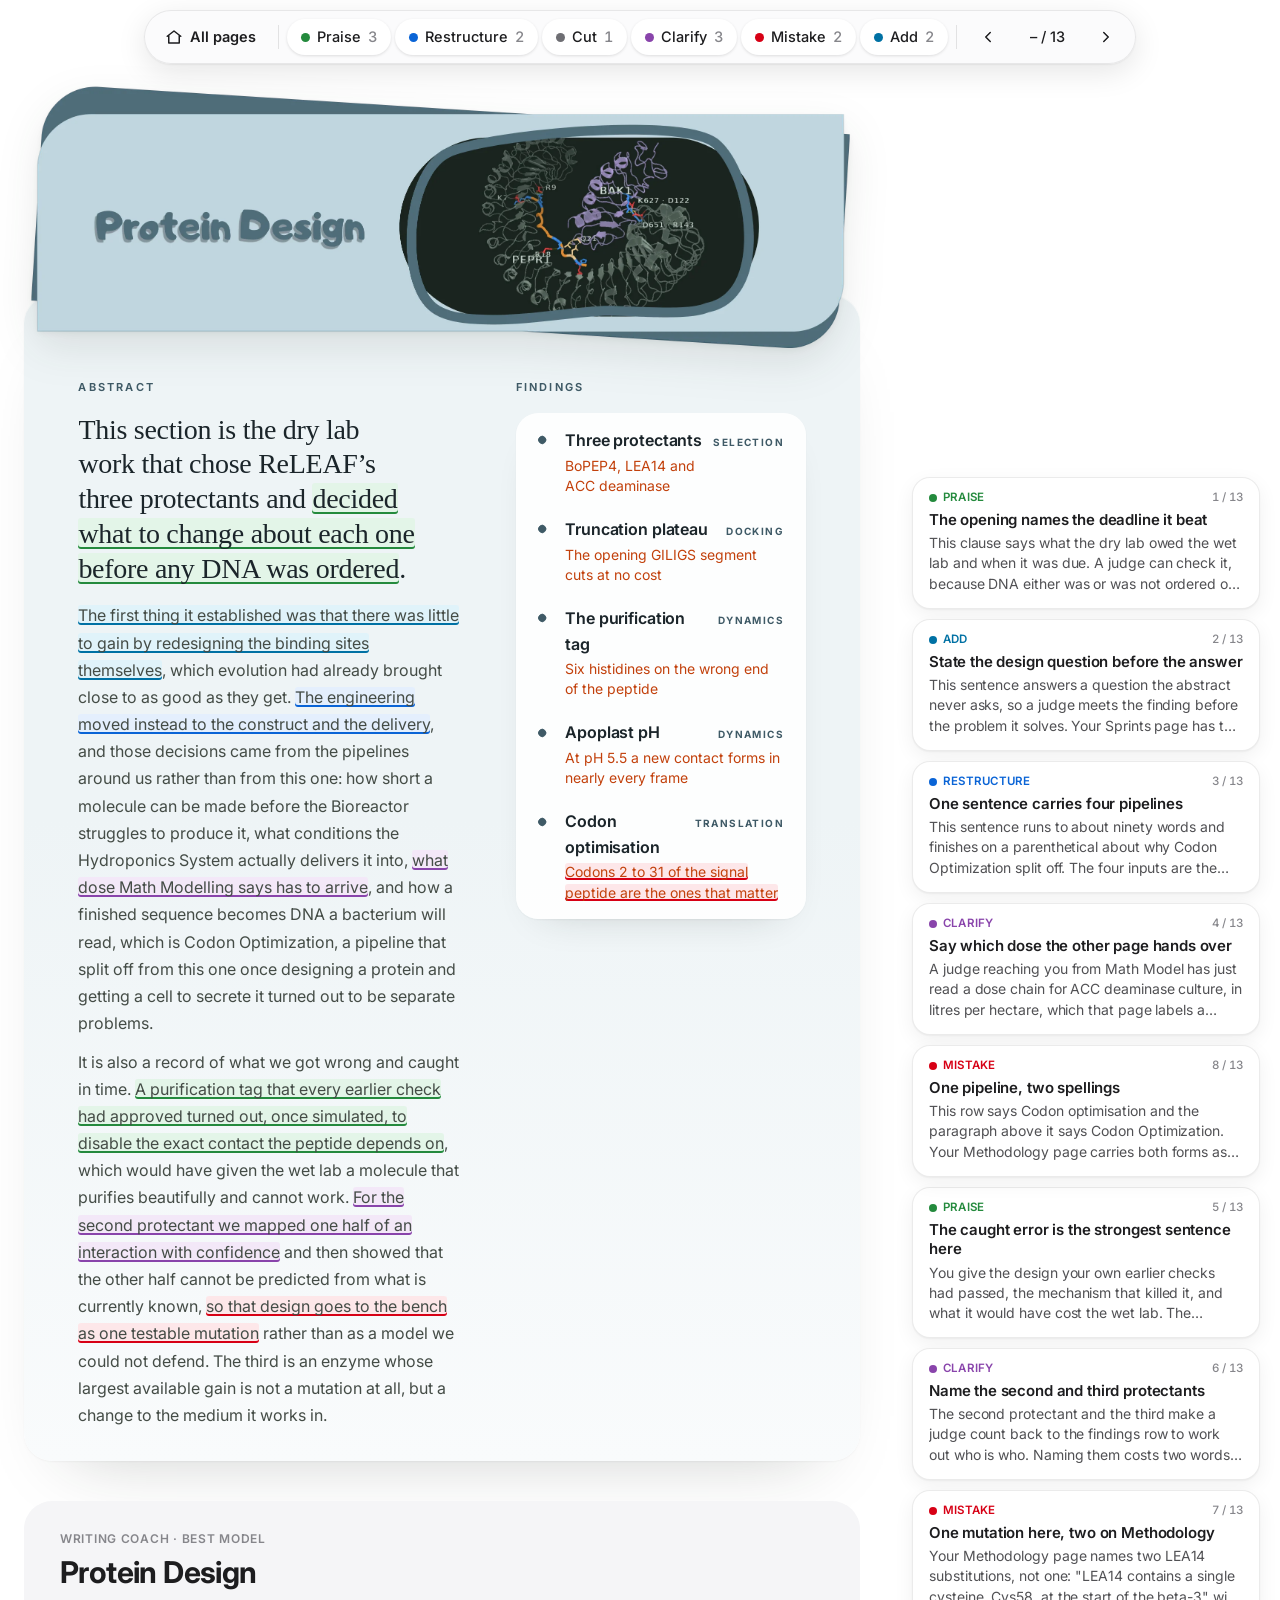
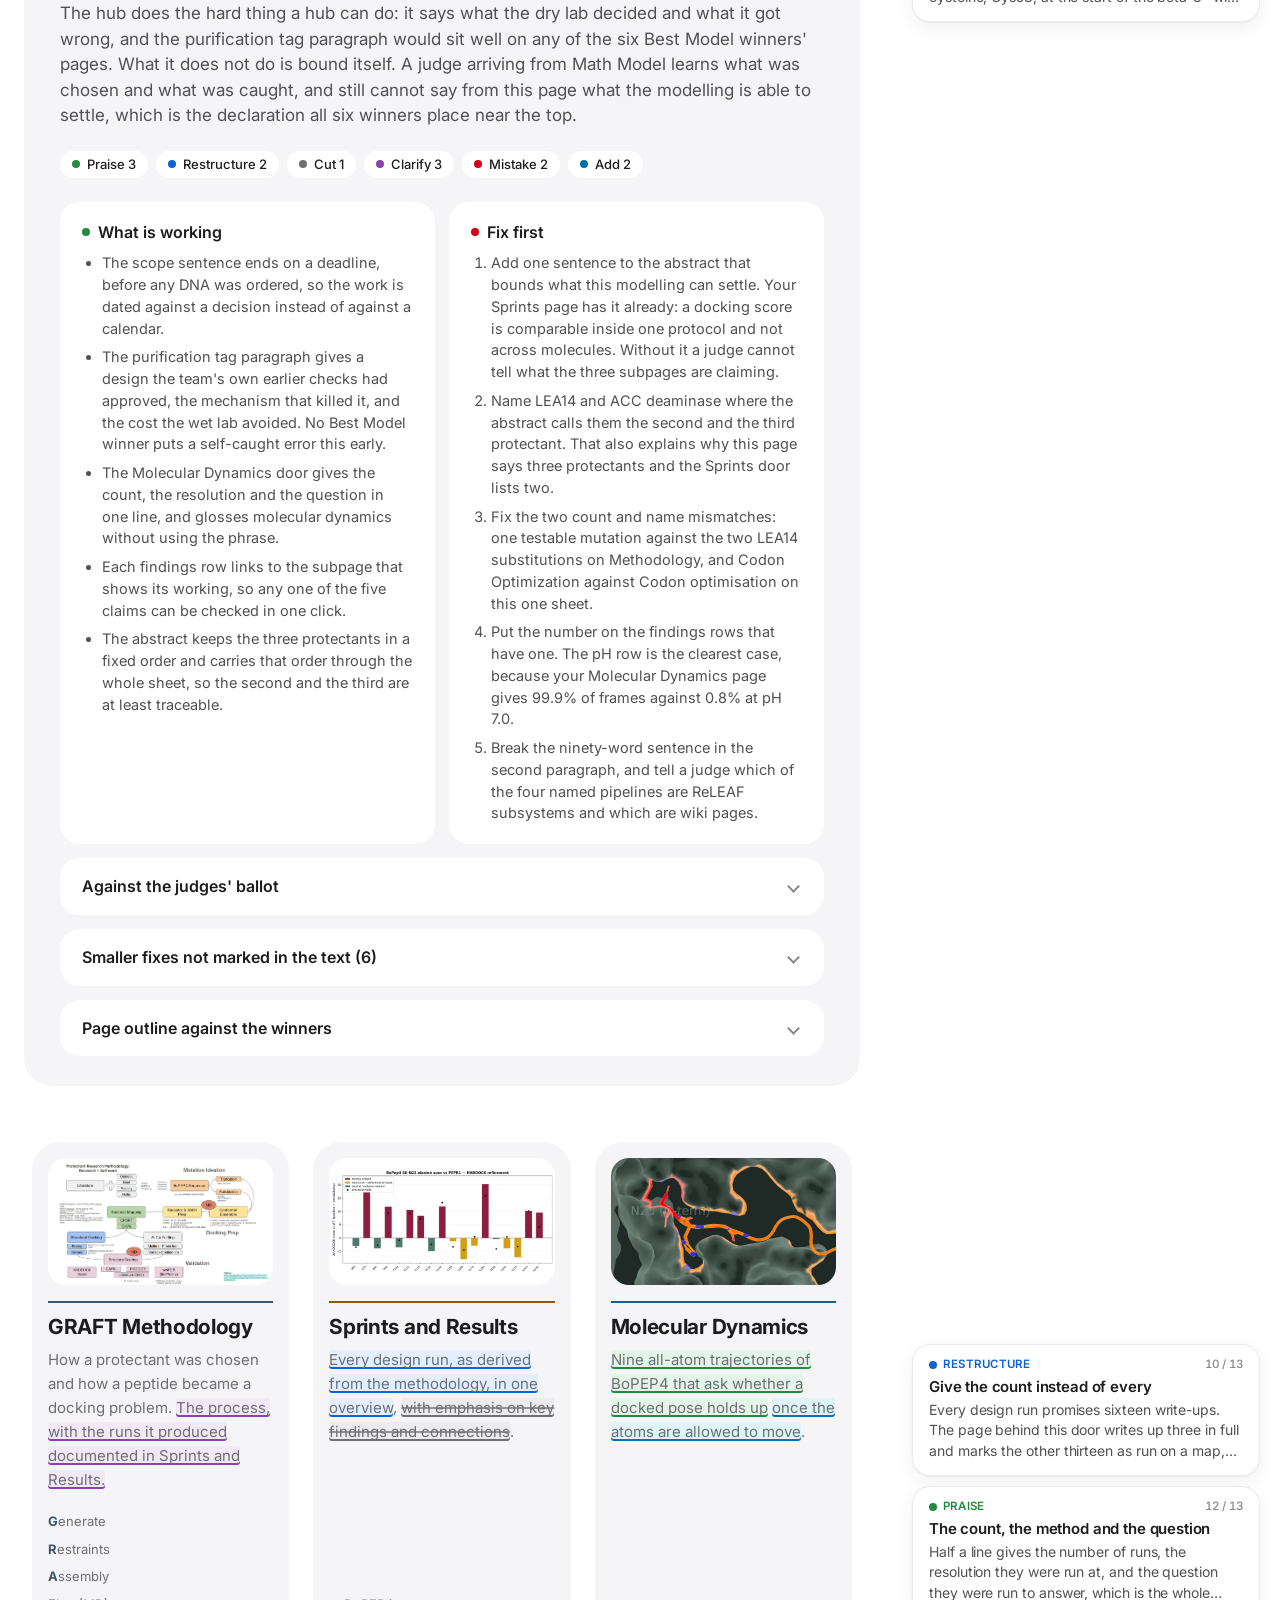
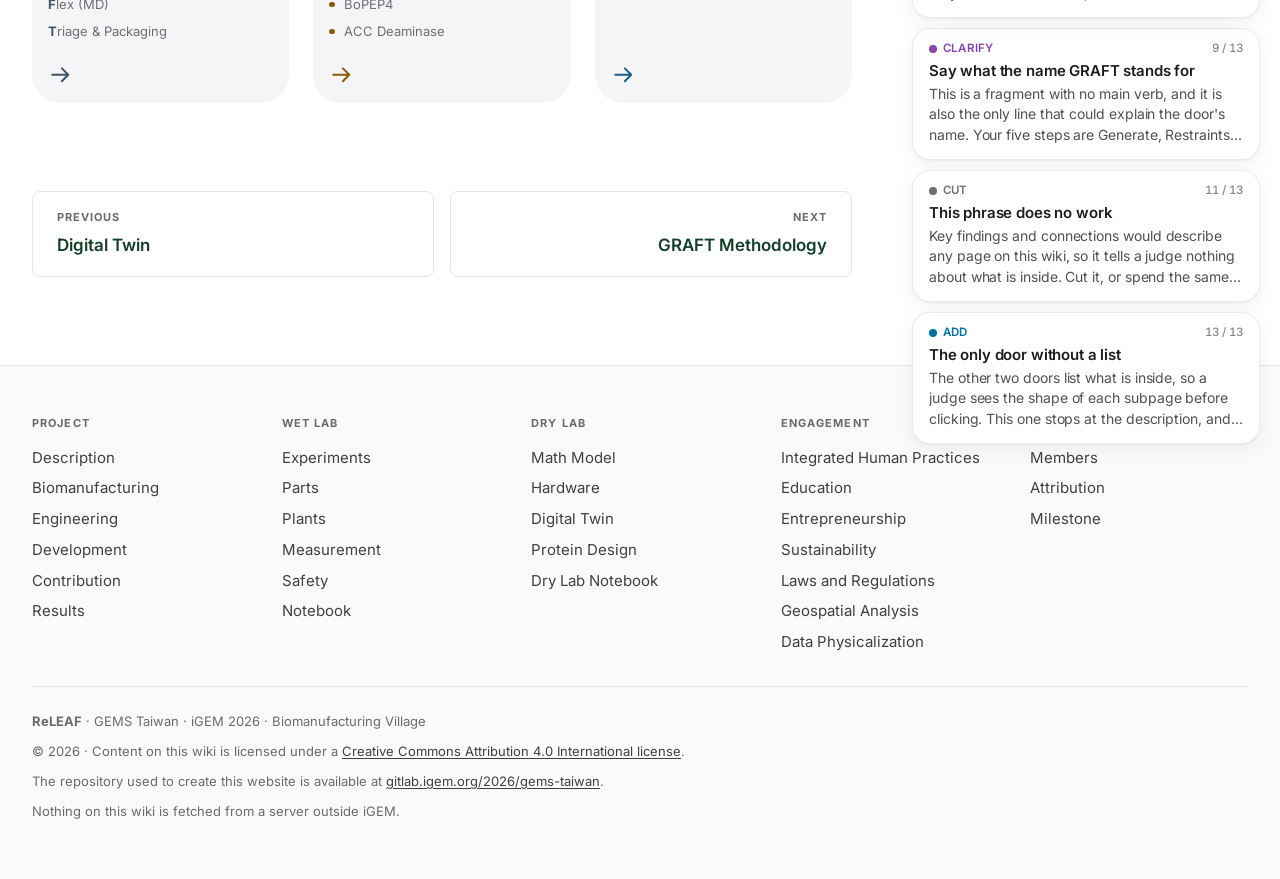
<file: docs/protein-design/index.html>
<!DOCTYPE html>
<html lang="en">
<head>
  <meta charset="utf-8" />
  <meta name="viewport" content="width=device-width, initial-scale=1" />
  <title>Protein Design | ReLEAF &middot; iGEM 2026</title>
  <meta name="description" content="How ReLEAF chose three plant protectants and engineered one of them: the GRAFT methodology behind the docking workflow, the design sprints it produced, and the molecular dynamics that tested the result." />
  <link rel="icon" href="../assets/img/logo.png" />
  <link rel="stylesheet" href="../assets/css/tokens.css" />
  <link rel="stylesheet" href="../assets/css/nav.css" />
  <link rel="stylesheet" href="../assets/css/page.css" />
  <link rel="stylesheet" href="../assets/css/engage.css?v=1010seg" />
  <link rel="stylesheet" href="protein.css?v=202610107" />
  <link rel="stylesheet" href="../assets/css/bannerhead.css?v=20261010b" />
  <link rel="stylesheet" href="../coach/coach.css?v=1013123602" />
</head>
<body class="engage pd">
<!--
  SOURCE. Rebuilt 28 September 2026 from the students' own layout document,
  "Layout - Protein Design Page.docx": a homepage and three subpages,
  Methodology, Sprints and Results, Molecular Dynamics. Everything a student
  wrote lives on the subpage the layout document assigns it to, in their words.

  The five pages of the old GRAFT split (triage, restraints, generate,
  assembly, packaging) are redirect stubs pointing at the section of
  /protein-design/methodology/ that absorbed them. Their URLs still work.

  10 October 2026. Timmy asked for this page to be cut back to a header, the
  summary, and three boxes into the subpages, and for nothing else. So the
  five sections it carried are gone: the problem statement, the four findings
  ledger, the future-work pair and the reference list, along with the step
  nav and the contents rail. What survived of them is the abstract, whose
  findings column now points into the subpage that shows each one's working.
  The references the removed sections cited are all carried by the subpage
  whose work rests on them.

  The three boxes take the soft Engagement look (.doors in protein.css,
  rewritten the same day): a pale rounded well, the artwork inset and
  rounded, a chapter colour on the rule above the name.

  10 October 2026, later. Felix delivered the homepage writing, "0. Protein
  Homepage Writing.docx", so the page is no longer drafted. His two abstract
  paragraphs are the summary, and each door takes his own one-line description
  and his own list of what is inside. The Methodology door is named GRAFT
  Methodology and lists his five steps, Generate, Restraints, Assembly, Flex
  (MD) and Triage & Packaging, with the letter in place of the bullet. The
  Molecular Dynamics door has no list in his document, so the four drafted
  lines under it were deleted rather than kept.

  The findings column is the only drafted thing left on the page. His document
  has no counterpart for it, and the abstract band carries one on all
  twenty-three pages, so it stays and keeps class="ai".

  12 October 2026. Checked against the new drop of the same document, which is
  the first copy of it to arrive with the dated drafts: the 1 October one was
  empty. It is word for word what the page already carries, so nothing in the
  abstract or on the three doors has changed. The only departures from his file
  are the project's own spelling, ReLEAF for ReLeaf, and a full stop at the end
  of the Sprints and Results description.

  The five findings rows are still the only orange on the page, for the reason
  above: the document has an abstract and the stage and subpage descriptions,
  and no findings column.

  One thing for Timmy to look at. The abstract says three protectants, and the
  Sprints and Results door lists two, BoPEP4 and ACC Deaminase, because that is
  the list in his document. LEA14 is in the layout document with eight designs
  against it, every one marked as not yet run, so the door is right about what
  has results and the abstract is right about what was chosen. If that reads as
  a contradiction, the fix is a word in the abstract or a third line on the
  door, and it is his call which.
-->

  <div id="site-nav" data-base="../" data-tab="drylab" data-page="protein-design"></div>
  <div class="sitenav-spacer"></div>

  <header class="bannerhead bannerhead--rest" data-tab="drylab">
    <h1 class="visually-hidden">Protein Design</h1>
    <div class="bannerhead__art">
      <img src="../assets/img/headers/protein-design.webp"
           srcset="../assets/img/headers/protein-design-w1200.webp 1200w, ../assets/img/headers/protein-design.webp 2253w"
           sizes="(max-width: 1280px) 100vw, 1280px"
           alt="Protein Design. A dark structural render of the PEPR1 and BAK1 receptor pair with the orange BoPEP4 peptide threaded between them and the contact residues labelled."
           width="2253" height="748" fetchpriority="high" />
    </div>
  </header>

  <section class="abstract abstract--sheet bannerhead" data-tab="drylab" aria-label="Summary">
    <div class="abstract__inner">
      <div class="abstract__story">
        <h2 class="abs-kicker">Abstract</h2>
        <p class="abstract__lead">This section is the dry lab work that chose ReLEAF&rsquo;s three protectants and decided what to change about each one before any DNA was ordered.</p>
        <p class="abstract__body">The first thing it established was that there was little to gain by redesigning the binding sites themselves, which evolution had already brought close to as good as they get. The engineering moved instead to the construct and the delivery, and those decisions came from the pipelines around us rather than from this one: how short a molecule can be made before the Bioreactor struggles to produce it, what conditions the Hydroponics System actually delivers it into, what dose Math Modelling says has to arrive, and how a finished sequence becomes DNA a bacterium will read, which is Codon Optimization, a pipeline that split off from this one once designing a protein and getting a cell to secrete it turned out to be separate problems.</p>
        <p class="abstract__body">It is also a record of what we got wrong and caught in time. A purification tag that every earlier check had approved turned out, once simulated, to disable the exact contact the peptide depends on, which would have given the wet lab a molecule that purifies beautifully and cannot work. For the second protectant we mapped one half of an interaction with confidence and then showed that the other half cannot be predicted from what is currently known, so that design goes to the bench as one testable mutation rather than as a model we could not defend. The third is an enzyme whose largest available gain is not a mutation at all, but a change to the medium it works in.</p>
      </div>
      <div class="abstract__outcomes">
        <h2 class="abs-kicker">Findings</h2>
        <ul class="abs-ledger">
          <li><a class="st-key" href="./methodology/"><i></i><span class="abs-ledger__name">Three protectants</span><span class="abs-st">Selection</span><span class="abs-ledger__text ai">BoPEP4, LEA14 and ACC deaminase</span></a></li>
          <li><a class="st-key" href="./sprints/"><i></i><span class="abs-ledger__name">Truncation plateau</span><span class="abs-st">Docking</span><span class="abs-ledger__text ai">The opening GILIGS segment cuts at no cost</span></a></li>
          <li><a class="st-key" href="./molecular-dynamics/"><i></i><span class="abs-ledger__name">The purification tag</span><span class="abs-st">Dynamics</span><span class="abs-ledger__text ai">Six histidines on the wrong end of the peptide</span></a></li>
          <li><a class="st-key" href="./molecular-dynamics/"><i></i><span class="abs-ledger__name">Apoplast pH</span><span class="abs-st">Dynamics</span><span class="abs-ledger__text ai">At pH 5.5 a new contact forms in nearly every frame</span></a></li>
          <li><a class="st-key" href="./methodology/#codon-optimisation"><i></i><span class="abs-ledger__name">Codon optimisation</span><span class="abs-st">Translation</span><span class="abs-ledger__text ai">Codons 2 to 31 of the signal peptide are the ones that matter</span></a></li>
        </ul>
      </div>
    </div>
  </section>

  <div class="hubwrap">
    <div class="doors">

      <a class="door pl-1" href="./methodology/">
        <span class="door__shot">
          <img class="is-fit" src="../assets/img/protein-design/graft-pipeline.webp"
               alt="Flow chart of the protein design workflow, from literature and protectant families through mutation ideation, restraint mapping and conformer generation into docking, molecular dynamics and structure scoring."
               width="1002" height="577" loading="lazy" decoding="async" />
        </span>
        <span class="door__name">GRAFT Methodology</span>
        <p class="door__what">How a protectant was chosen and how a peptide became a docking problem. The process, with the runs it produced documented in Sprints and Results.</p>
        <ul class="door__in door__in--graft">
          <li><b>G</b>enerate</li>
          <li><b>R</b>estraints</li>
          <li><b>A</b>ssembly</li>
          <li><b>F</b>lex (MD)</li>
          <li><b>T</b>riage &amp; Packaging</li>
        </ul>
        <span class="door__go"><svg viewBox="0 0 24 24" fill="none" stroke="currentColor" stroke-width="1.9" stroke-linecap="round" stroke-linejoin="round" aria-hidden="true" focusable="false"><path d="M4 12h15M13 6l6 6-6 6"/></svg></span>
      </a>

      <a class="door pl-3" href="./sprints/">
        <span class="door__shot">
          <img class="is-fit" src="../assets/img/protein-design/alanine-scan-bopep4.webp"
               alt="Bar chart of the BoPEP4 alanine scan against PEPR1, one bar per residue from Ser6 to Asn23, with binding hotspots, structural signals and mutation-tolerant positions in three colours."
               width="1400" height="663" loading="lazy" decoding="async" />
        </span>
        <span class="door__name">Sprints and Results</span>
        <p class="door__what">Every design run, as derived from the methodology, in one overview, with emphasis on key findings and connections.</p>
        <ul class="door__in">
          <li>BoPEP4</li>
          <li>ACC Deaminase</li>
        </ul>
        <span class="door__go"><svg viewBox="0 0 24 24" fill="none" stroke="currentColor" stroke-width="1.9" stroke-linecap="round" stroke-linejoin="round" aria-hidden="true" focusable="false"><path d="M4 12h15M13 6l6 6-6 6"/></svg></span>
      </a>

      <a class="door pl-5" href="./molecular-dynamics/">
        <span class="door__shot">
          <img src="../assets/img/protein-design/card-md-asn23.webp"
               alt="Molecular surface of the PEPR1 binding groove with the C-terminal end of the BoPEP4 peptide, Asn23, buried in a pocket at the closed end."
               width="900" height="900" loading="lazy" decoding="async" />
        </span>
        <span class="door__name">Molecular Dynamics</span>
        <p class="door__what">Nine all-atom trajectories of BoPEP4 that ask whether a docked pose holds up once the atoms are allowed to move.</p>
        <span class="door__go"><svg viewBox="0 0 24 24" fill="none" stroke="currentColor" stroke-width="1.9" stroke-linecap="round" stroke-linejoin="round" aria-hidden="true" focusable="false"><path d="M4 12h15M13 6l6 6-6 6"/></svg></span>
      </a>

    </div>
  </div>

  <nav class="pagenav" aria-label="Neighbouring pages">
    <a class="is-prev" href="../software/"><b>Previous</b><span>Digital Twin</span></a>
    <a class="is-next" href="./methodology/"><b>Next</b><span>GRAFT Methodology</span></a>
  </nav>

  <footer class="footer2">
    <div class="footer2__inner">
        <div>
          <h3>Project</h3>
          <ul>
          <li><a href="../description/">Description</a></li>
          <li><a href="../biomanufacturing/">Biomanufacturing</a></li>
          <li><a href="../engineering/">Engineering</a></li>
          <li><a href="../development/">Development</a></li>
          <li><a href="../contribution/">Contribution</a></li>
          <li><a href="../results/">Results</a></li>
          </ul>
        </div>
        <div>
          <h3>Wet Lab</h3>
          <ul>
          <li><a href="../experiments/">Experiments</a></li>
          <li><a href="../parts/">Parts</a></li>
          <li><a href="../plant/">Plants</a></li>
          <li><a href="../measurement/">Measurement</a></li>
          <li><a href="../safety-and-security/">Safety</a></li>
          <li><a href="../notebook/">Notebook</a></li>
          </ul>
        </div>
        <div>
          <h3>Dry Lab</h3>
          <ul>
          <li><a href="../model/">Math Model</a></li>
          <li><a href="../hardware/">Hardware</a></li>
          <li><a href="../software/">Digital Twin</a></li>
          <li><a href="../protein-design/">Protein Design</a></li>
          <li><a href="../drylab-notebook/">Dry Lab Notebook</a></li>
          </ul>
        </div>
        <div>
          <h3>Engagement</h3>
          <ul>
          <li><a href="../human-practices/">Integrated Human Practices</a></li>
          <li><a href="../education/">Education</a></li>
          <li><a href="../entrepreneurship/">Entrepreneurship</a></li>
          <li><a href="../sustainability/">Sustainability</a></li>
          <li><a href="../laws-and-regulations/">Laws and Regulations</a></li>
          <li><a href="../geospatial-analysis/">Geospatial Analysis</a></li>
          <li><a href="../data-physicalization/">Data Physicalization</a></li>
          </ul>
        </div>
        <div>
          <h3>Team</h3>
          <ul>
          <li><a href="../team/">Members</a></li>
          <li><a href="../attributions/">Attribution</a></li>
          <li><a href="../milestone/">Milestone</a></li>
          </ul>
        </div>
      <div class="footer2__legal">
        <p><b>ReLEAF</b> &middot; GEMS Taiwan &middot; iGEM 2026 &middot; Biomanufacturing Village</p>
        <p>&copy; 2026 &middot; Content on this wiki is licensed under a <a href="https://creativecommons.org/licenses/by/4.0/" rel="license">Creative Commons Attribution 4.0 International license</a>.</p>
        <p>The repository used to create this website is available at <a href="https://gitlab.igem.org/2026/gems-taiwan">gitlab.igem.org/2026/gems-taiwan</a>.</p>
        <p>Nothing on this wiki is fetched from a server outside iGEM.</p>
      </div>
    </div>
  </footer>

  <script src="../assets/data/site-nav.js" fetchpriority="high"></script>
  <script src="../assets/js/nav.js" fetchpriority="high"></script>
  <script src="../assets/js/page.js?v=20261010" fetchpriority="high"></script>
  <script src="../assets/js/engage.js?v=1007s"></script>
  <script src="../coach/data/protein-design.js?v=1013123602"></script>
  <script src="../coach/coach.js?v=1013123602"></script>
</body>
</html>
</file>
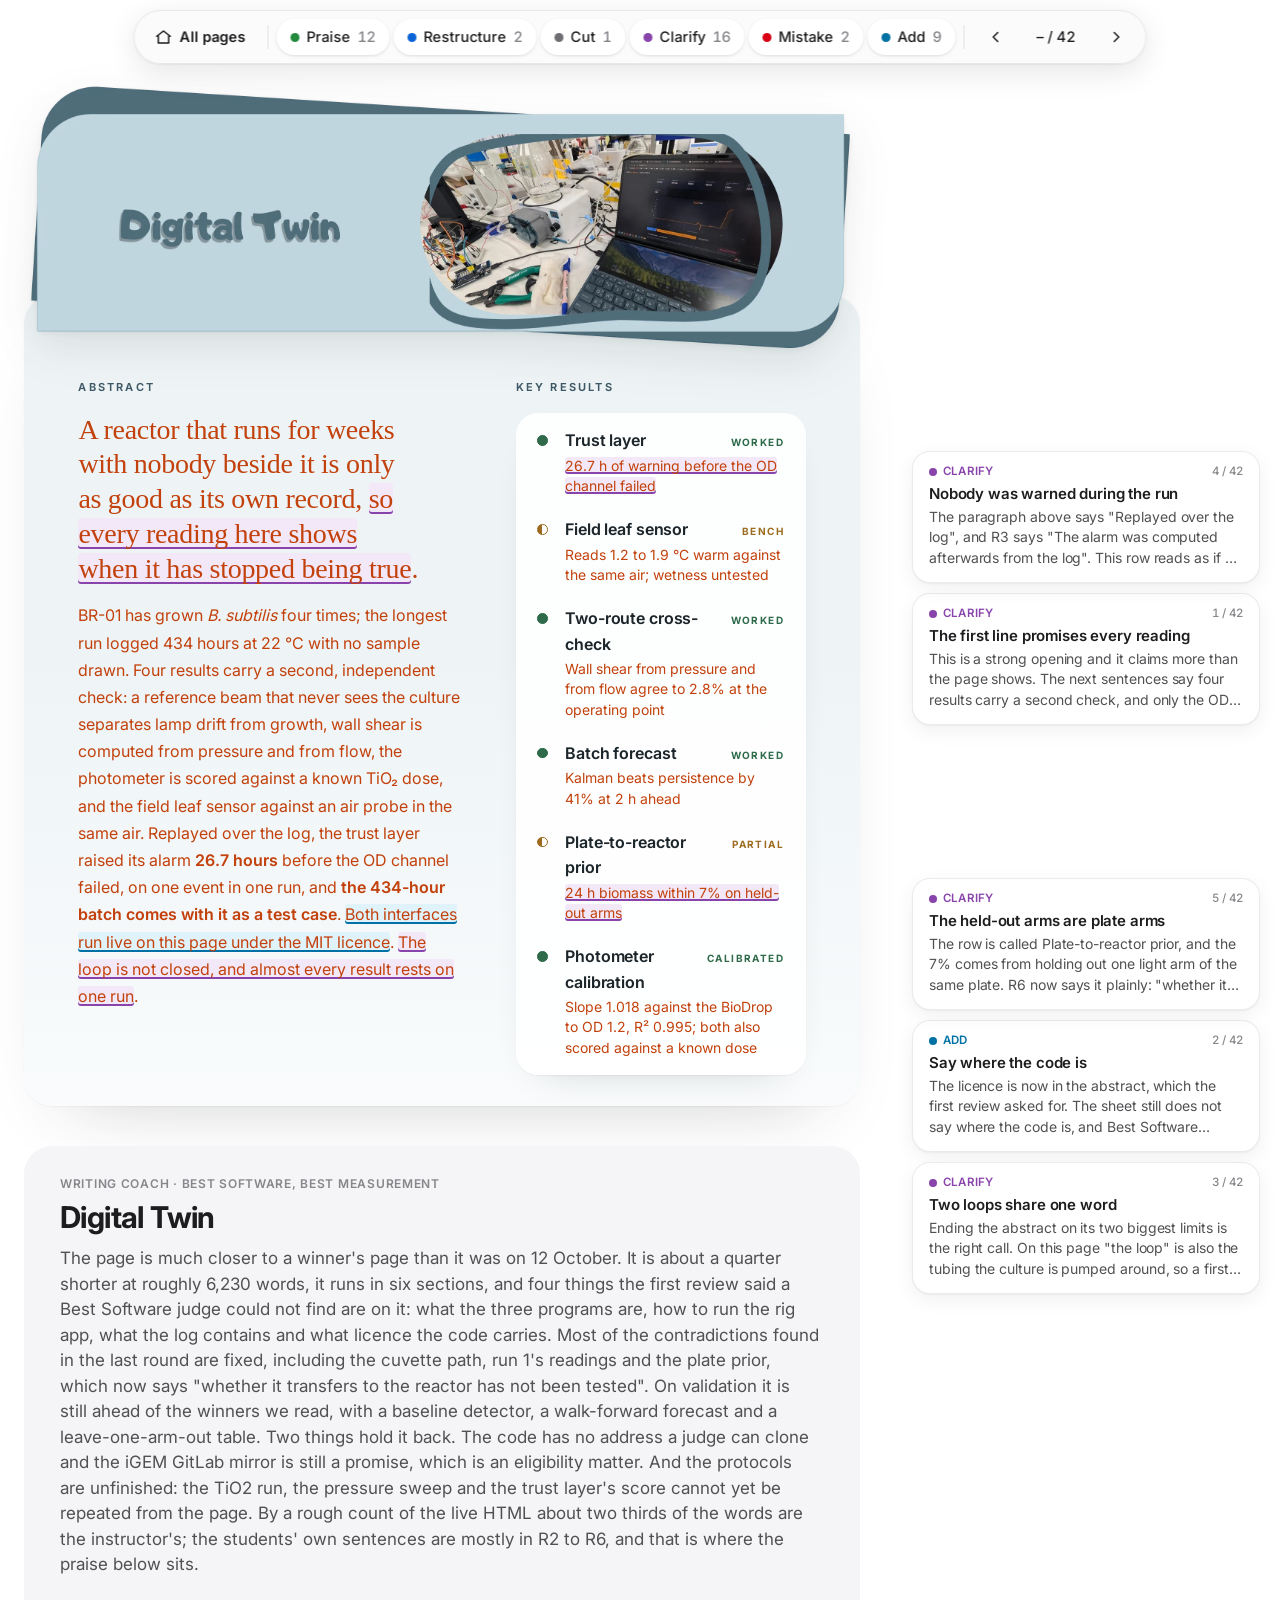
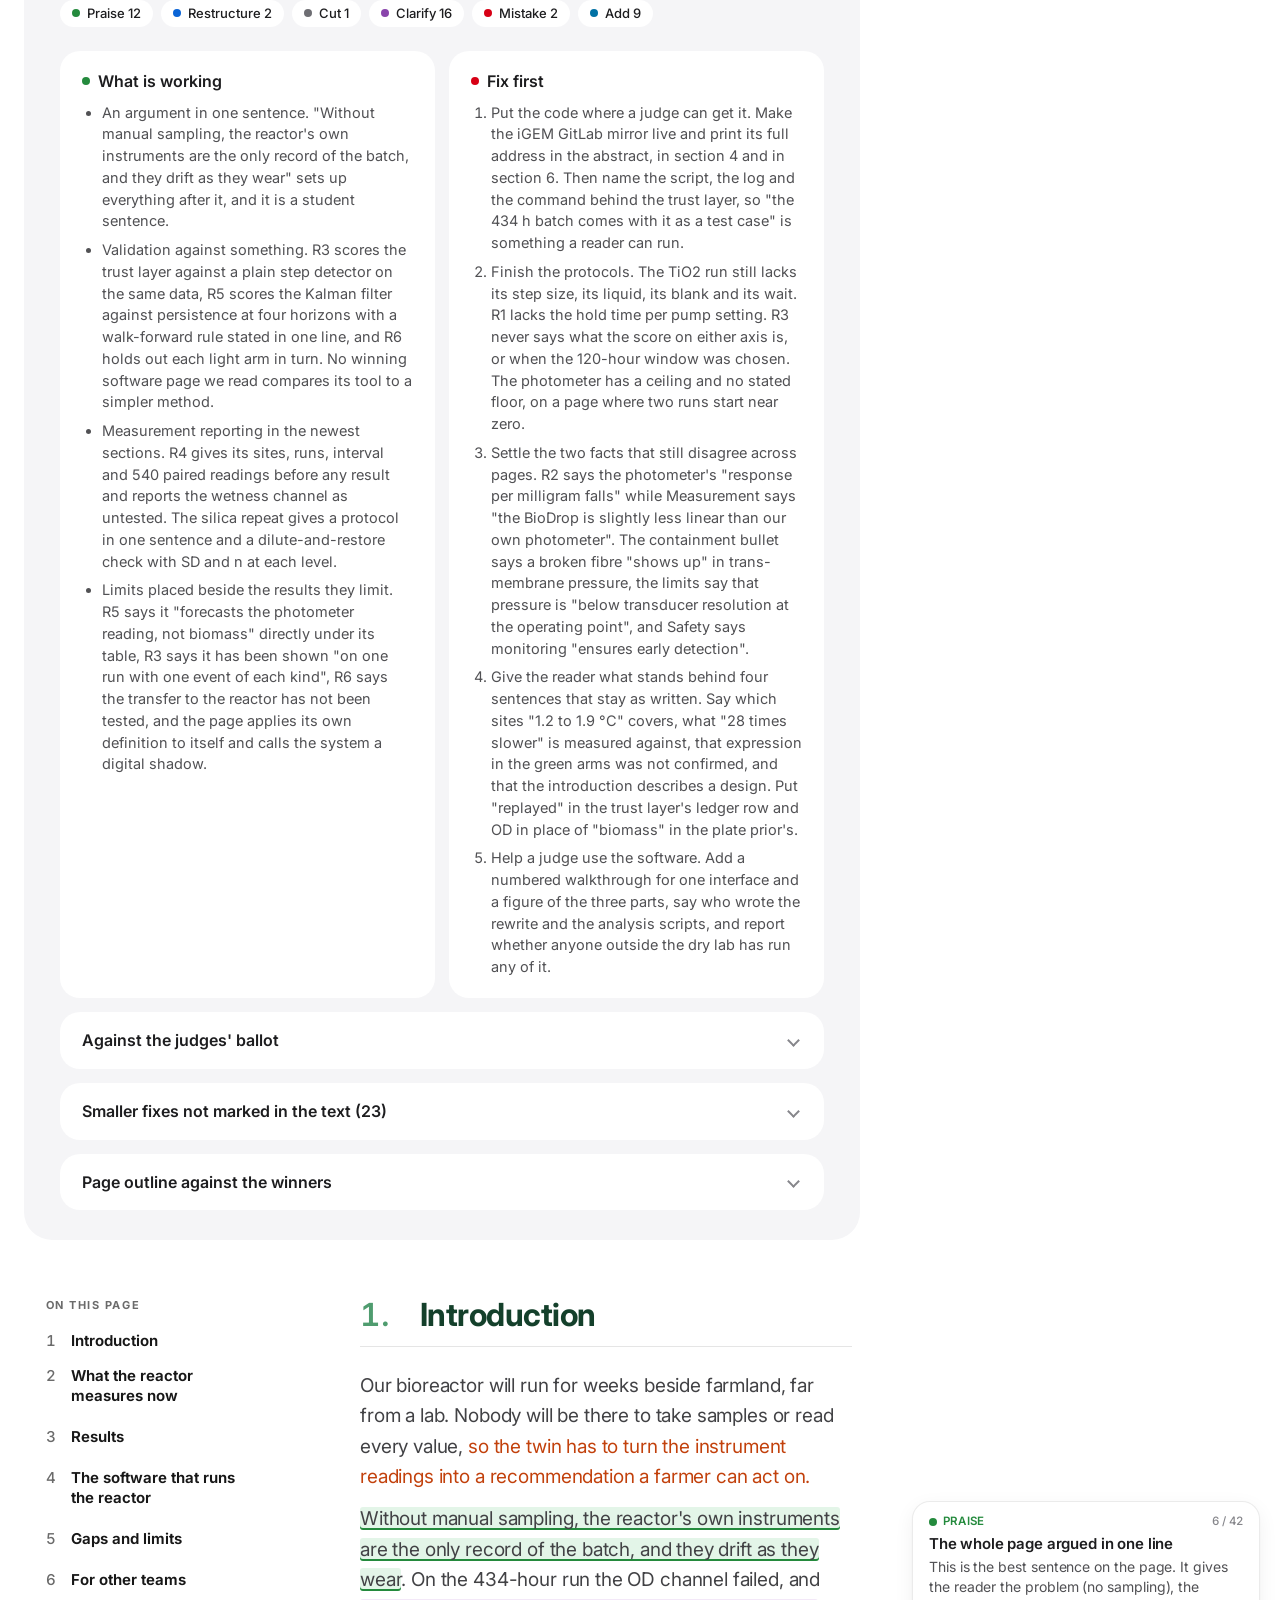
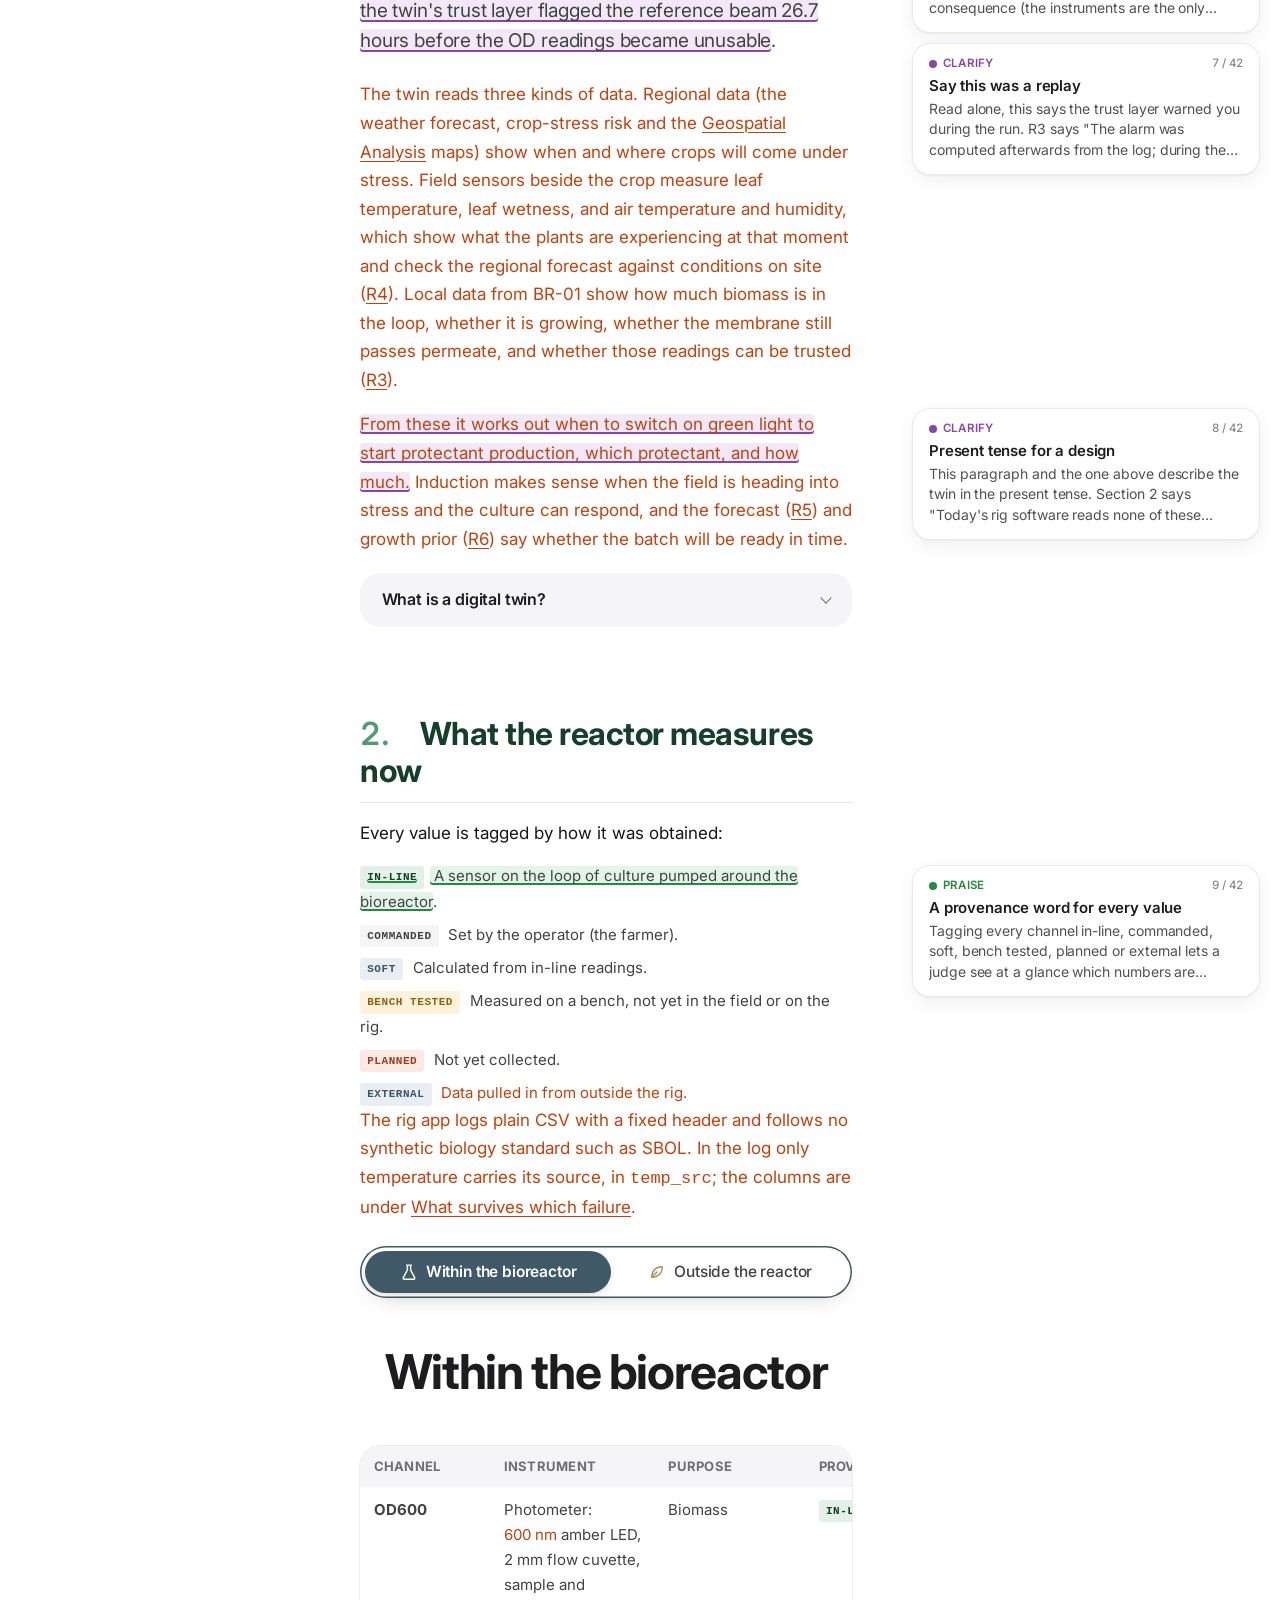
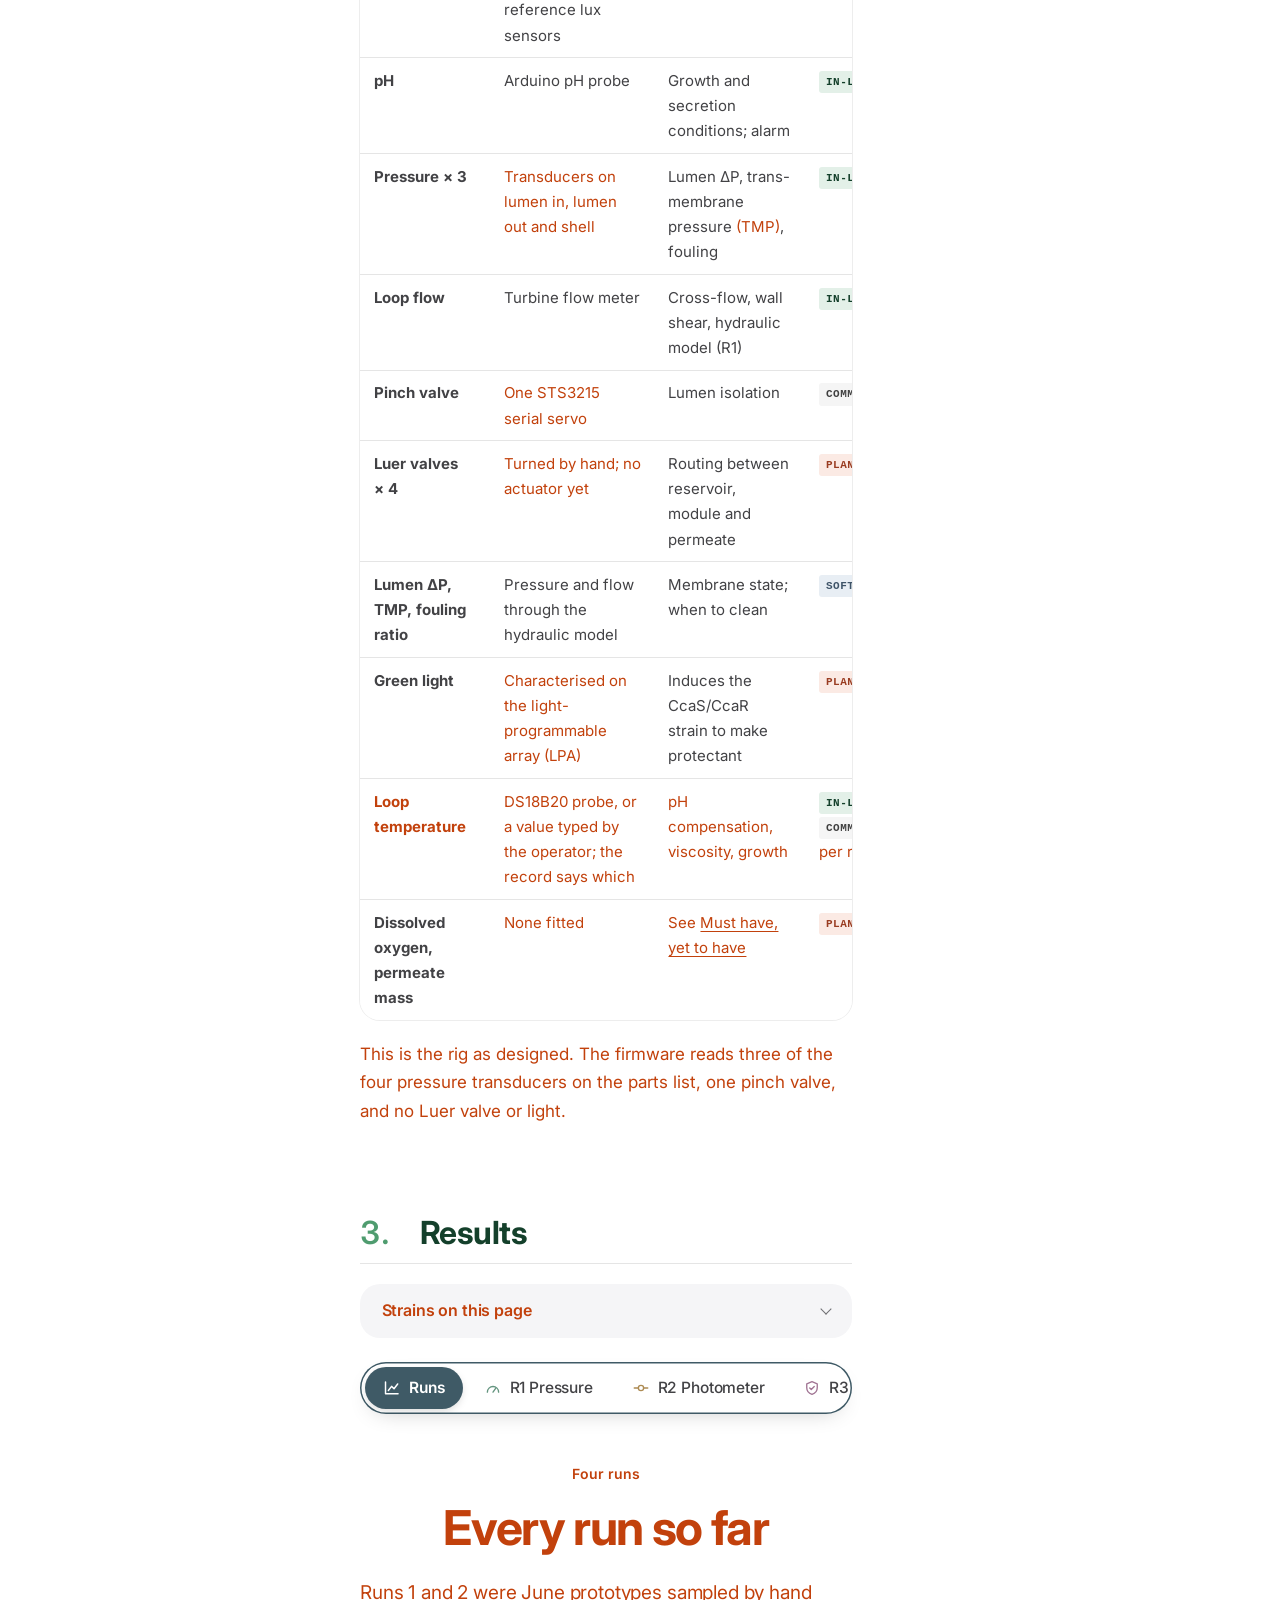
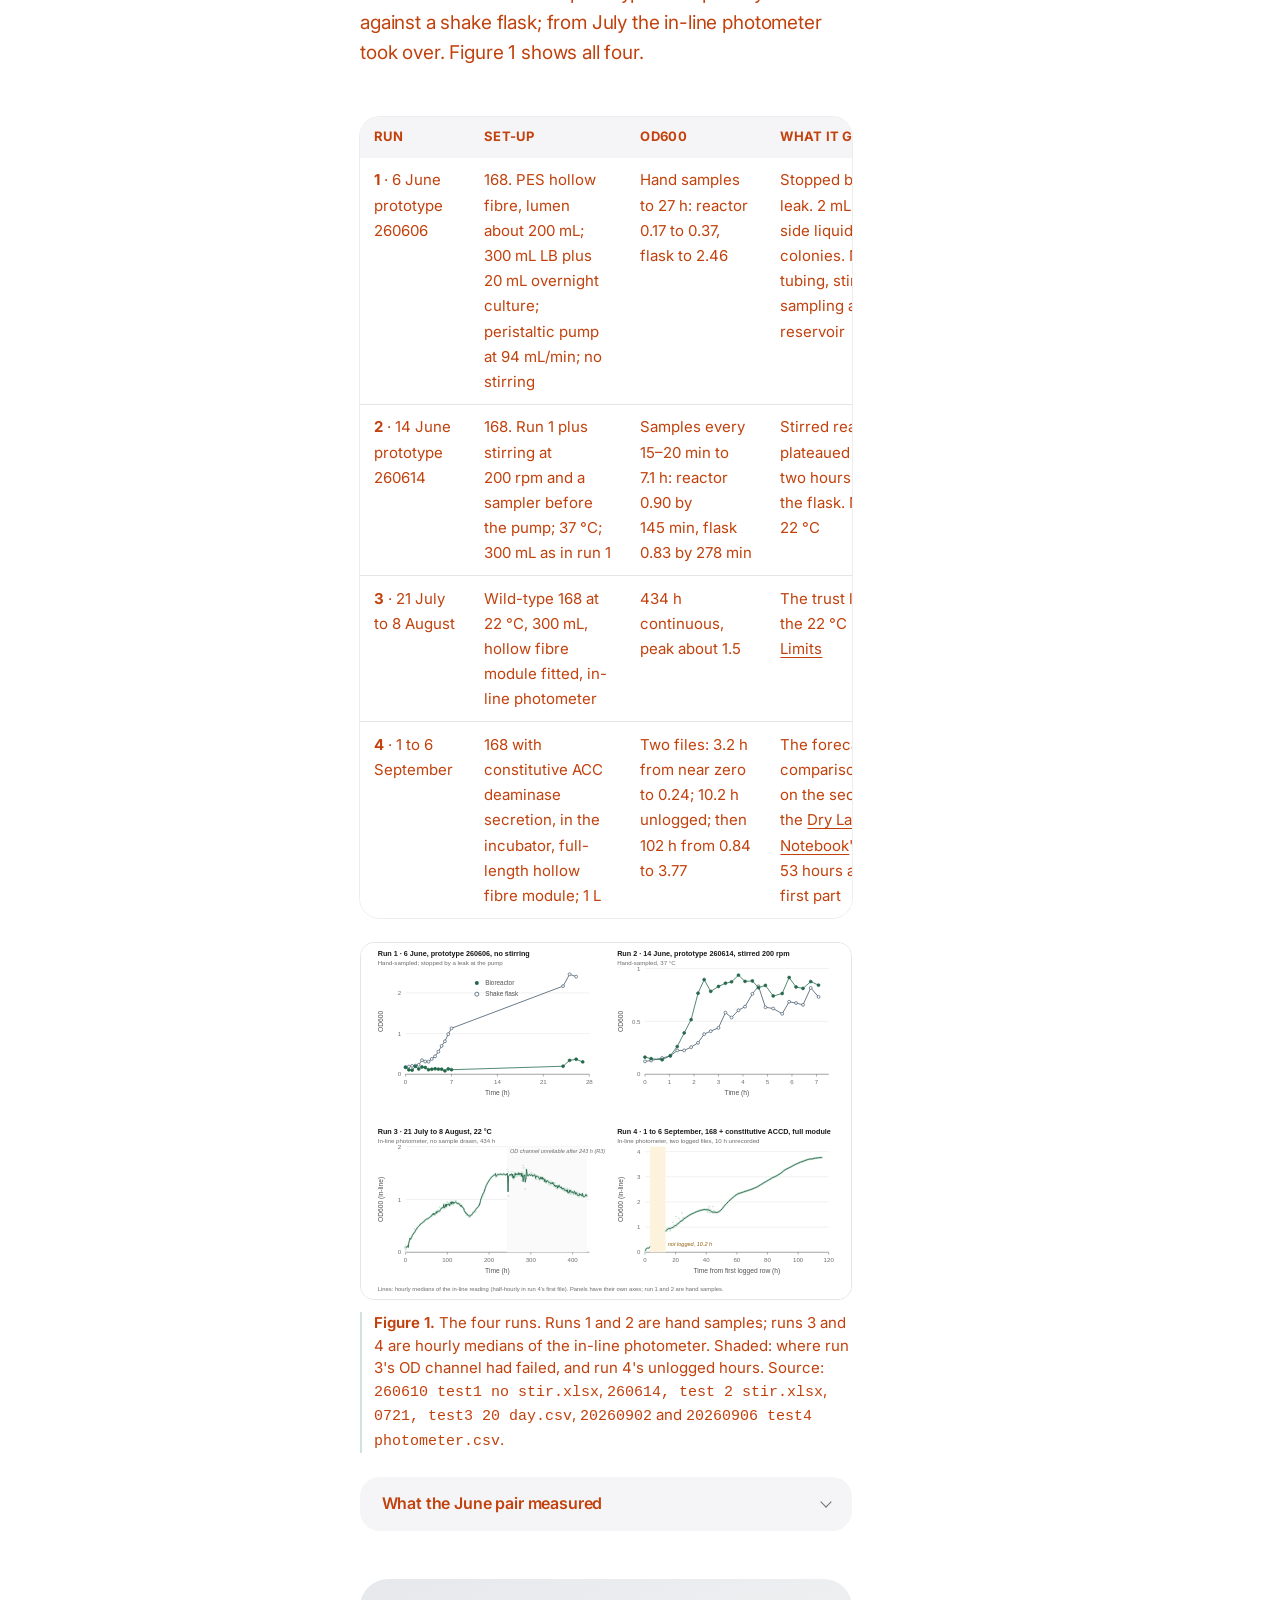
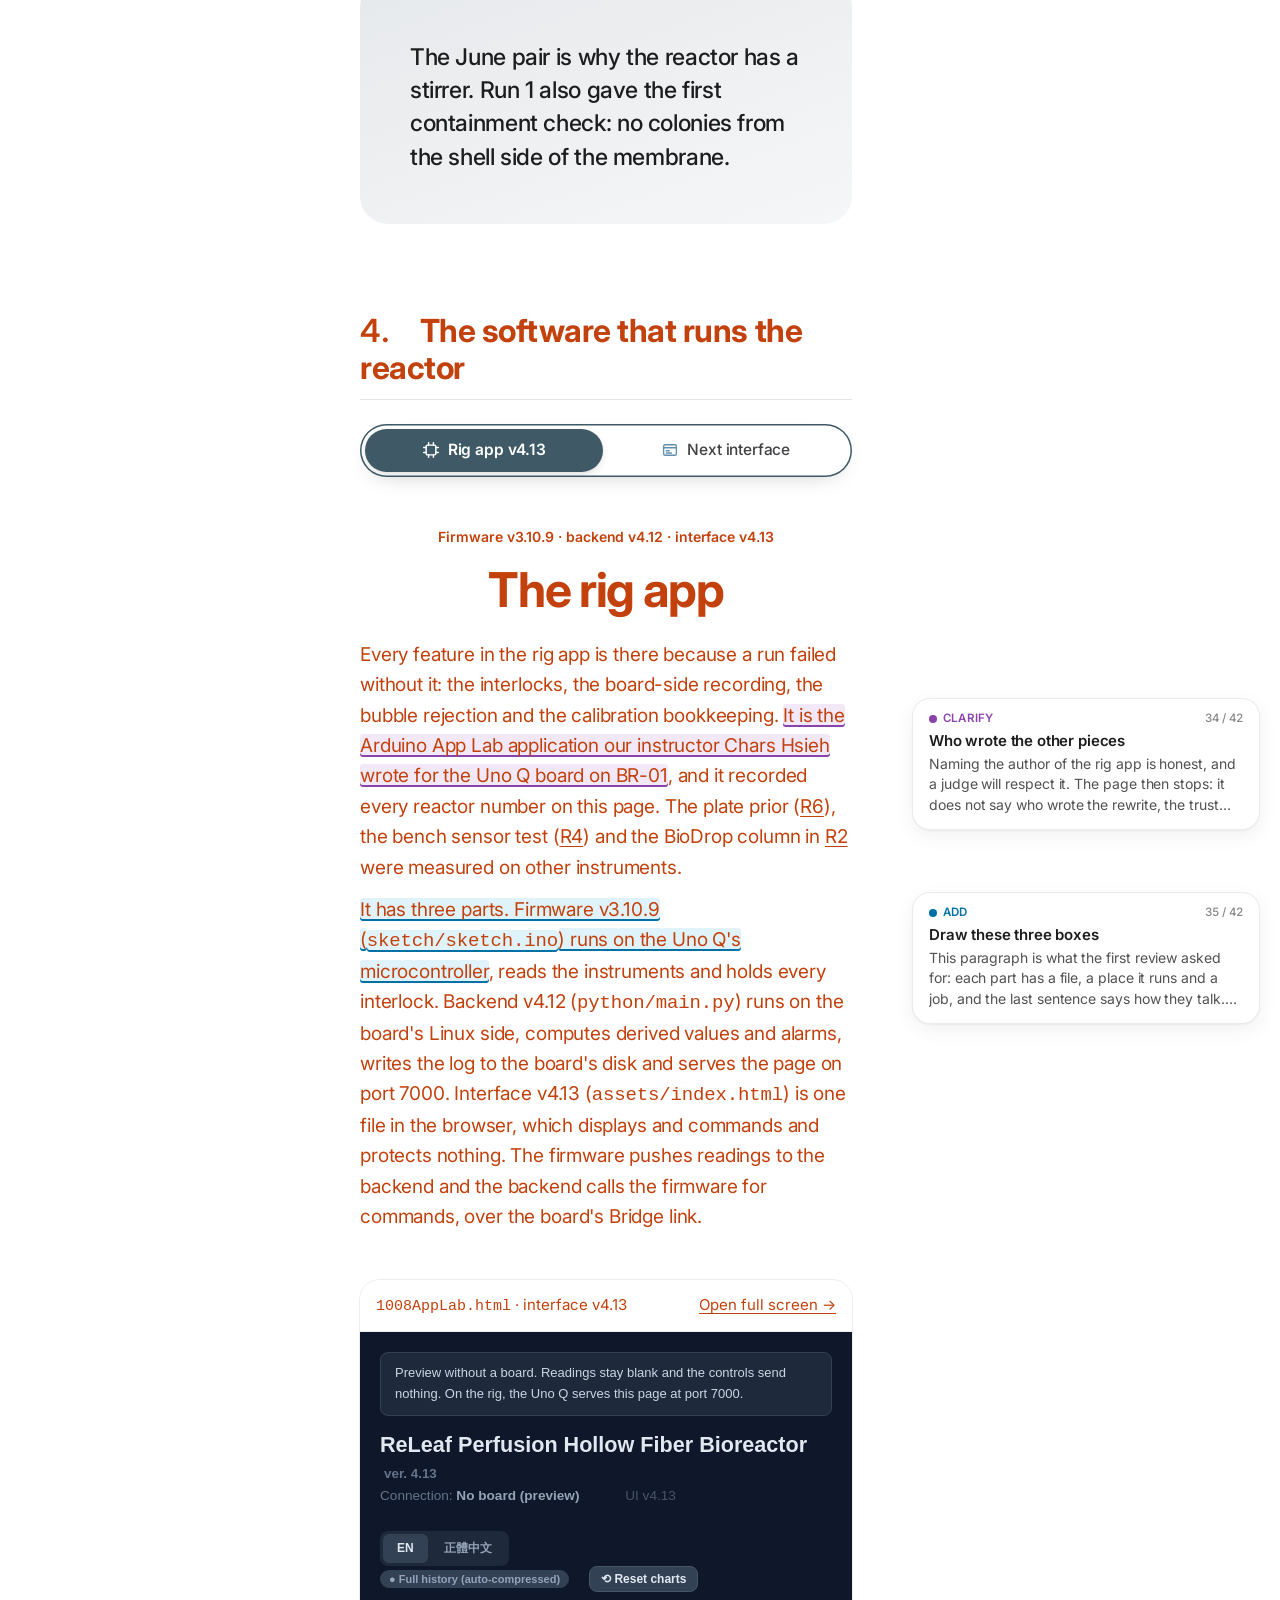
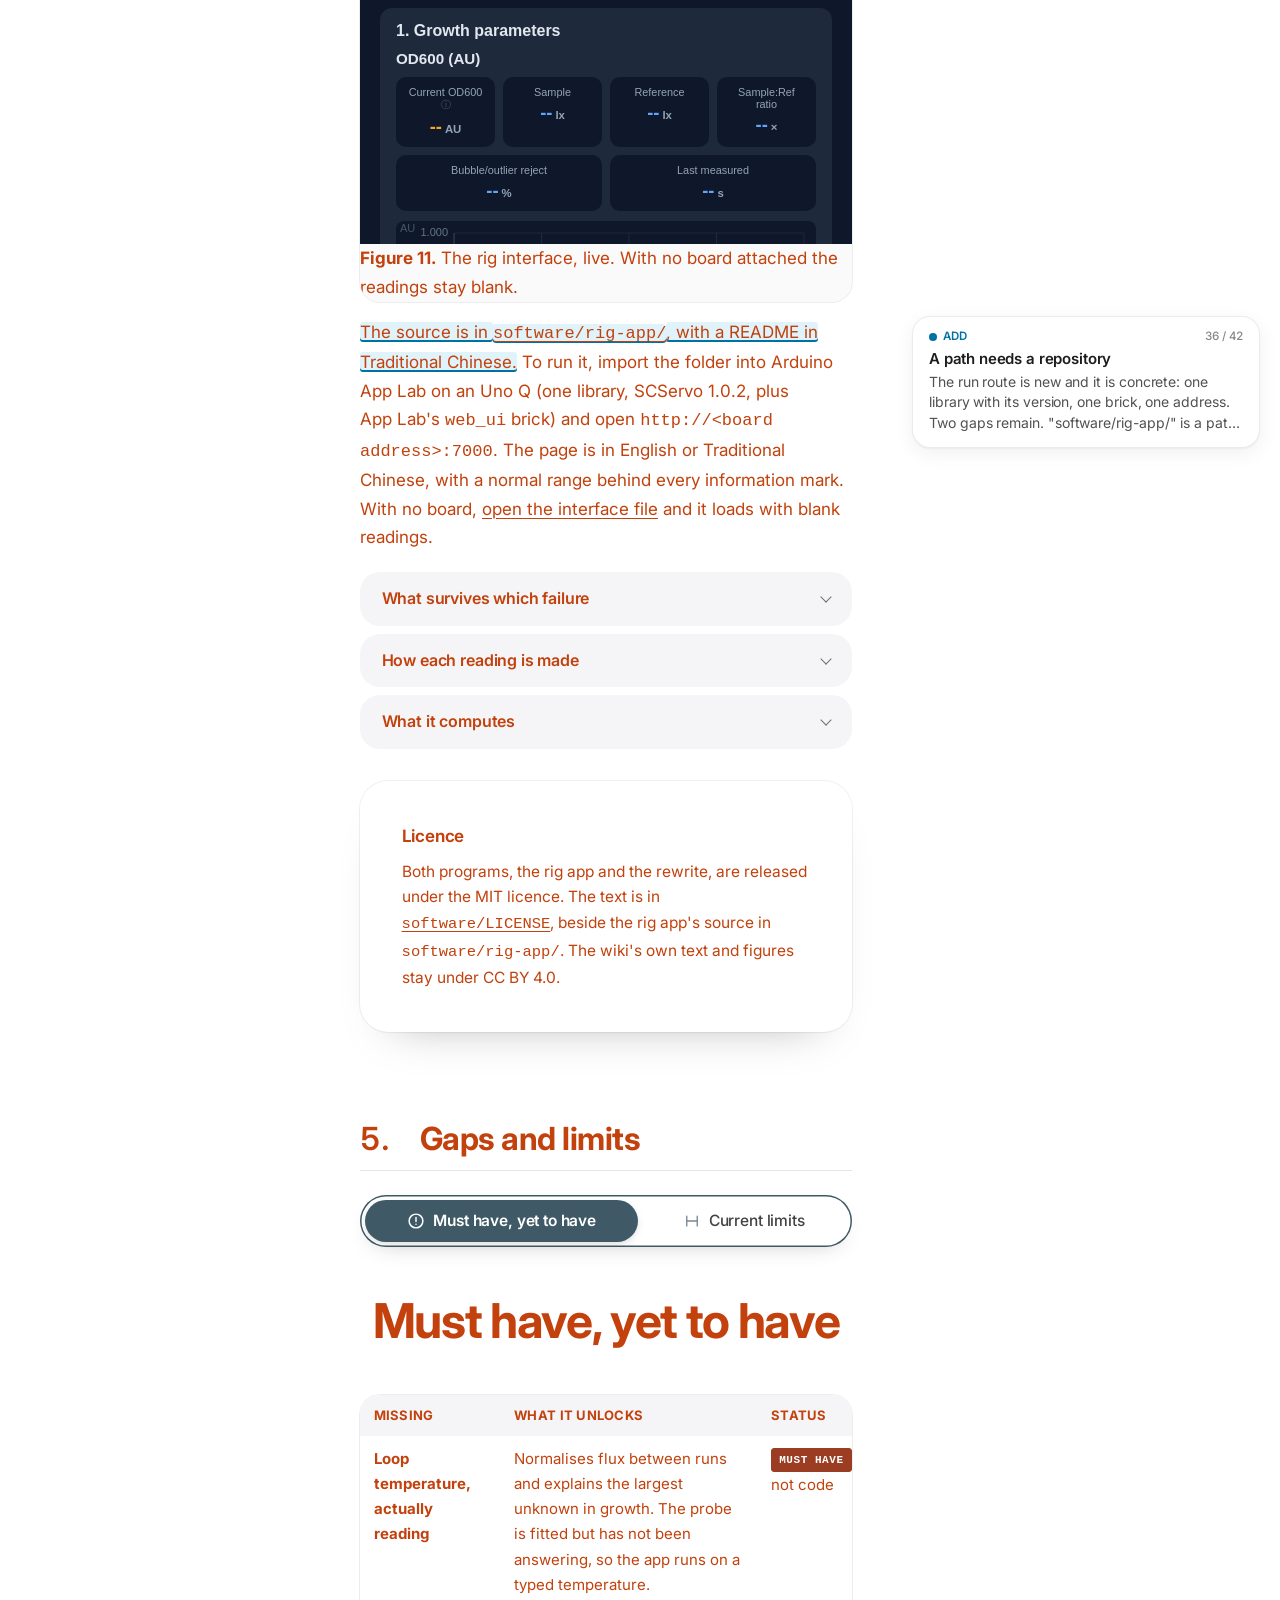
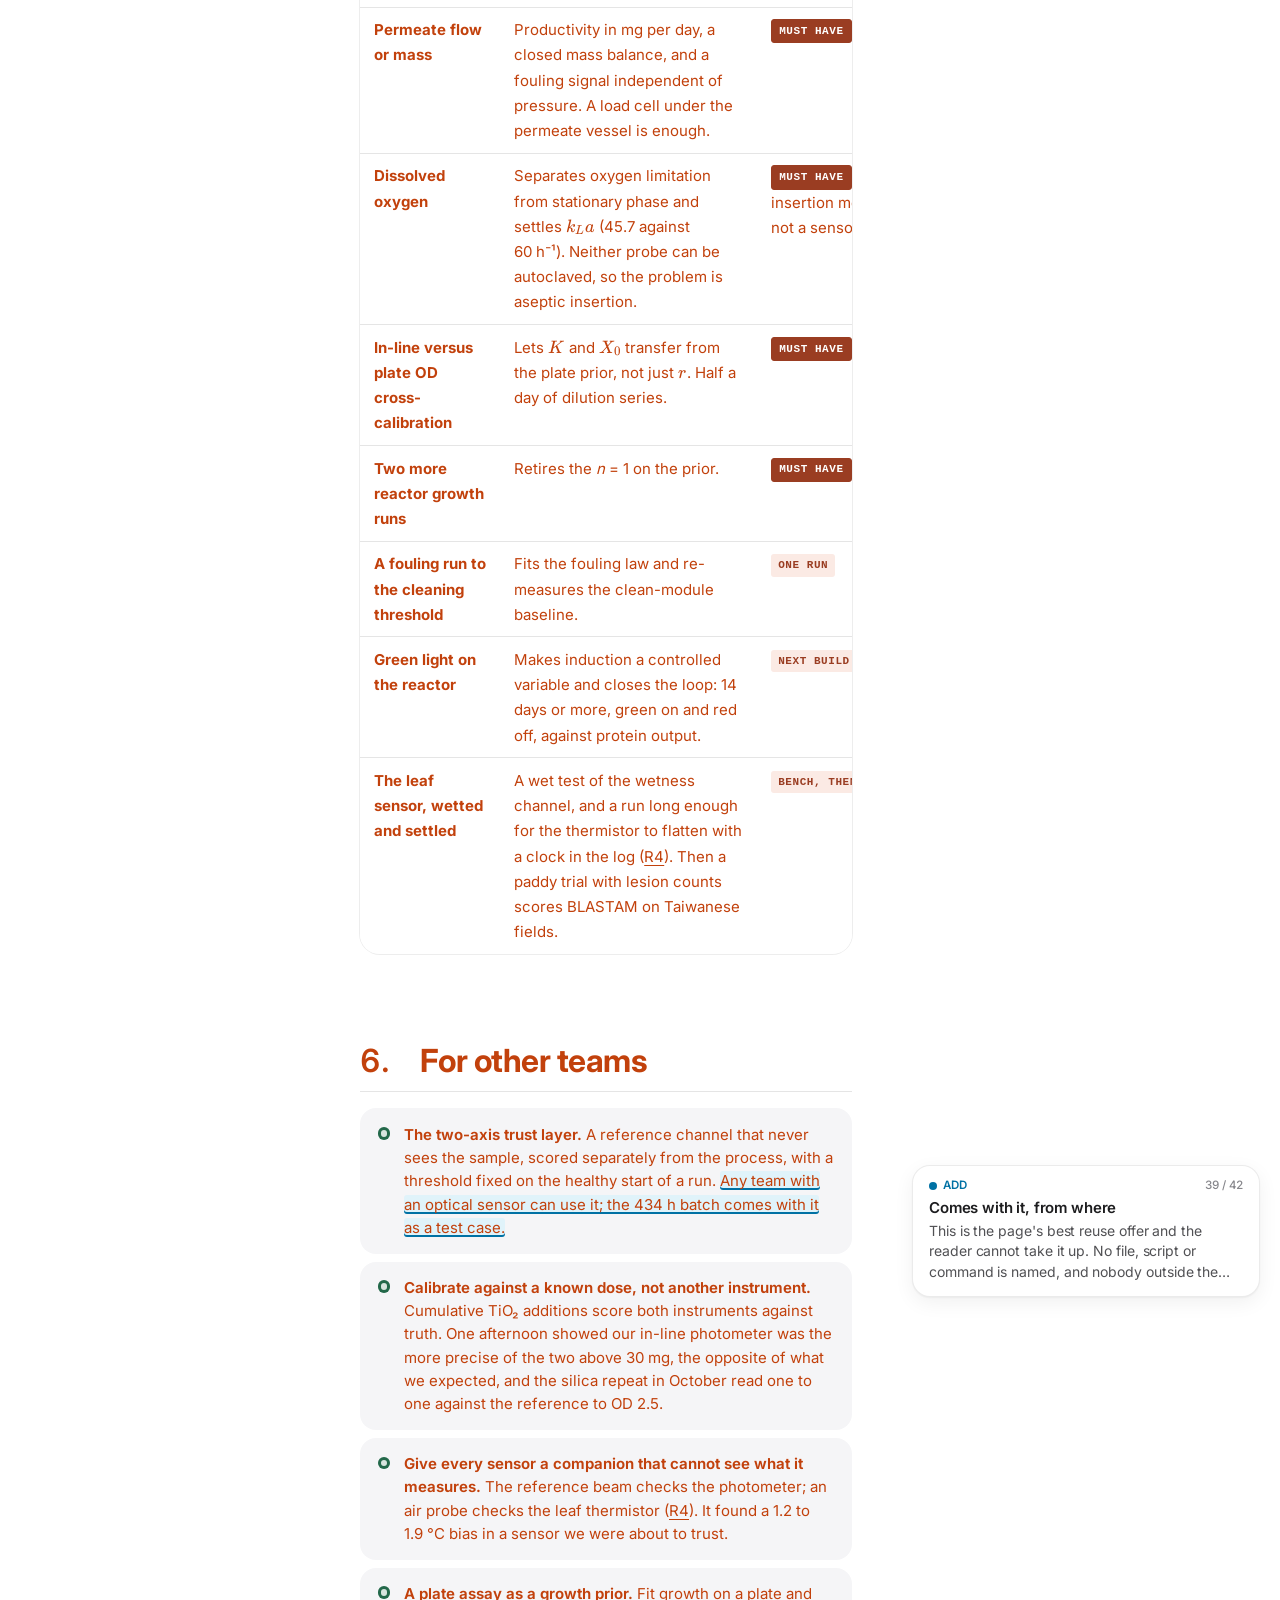
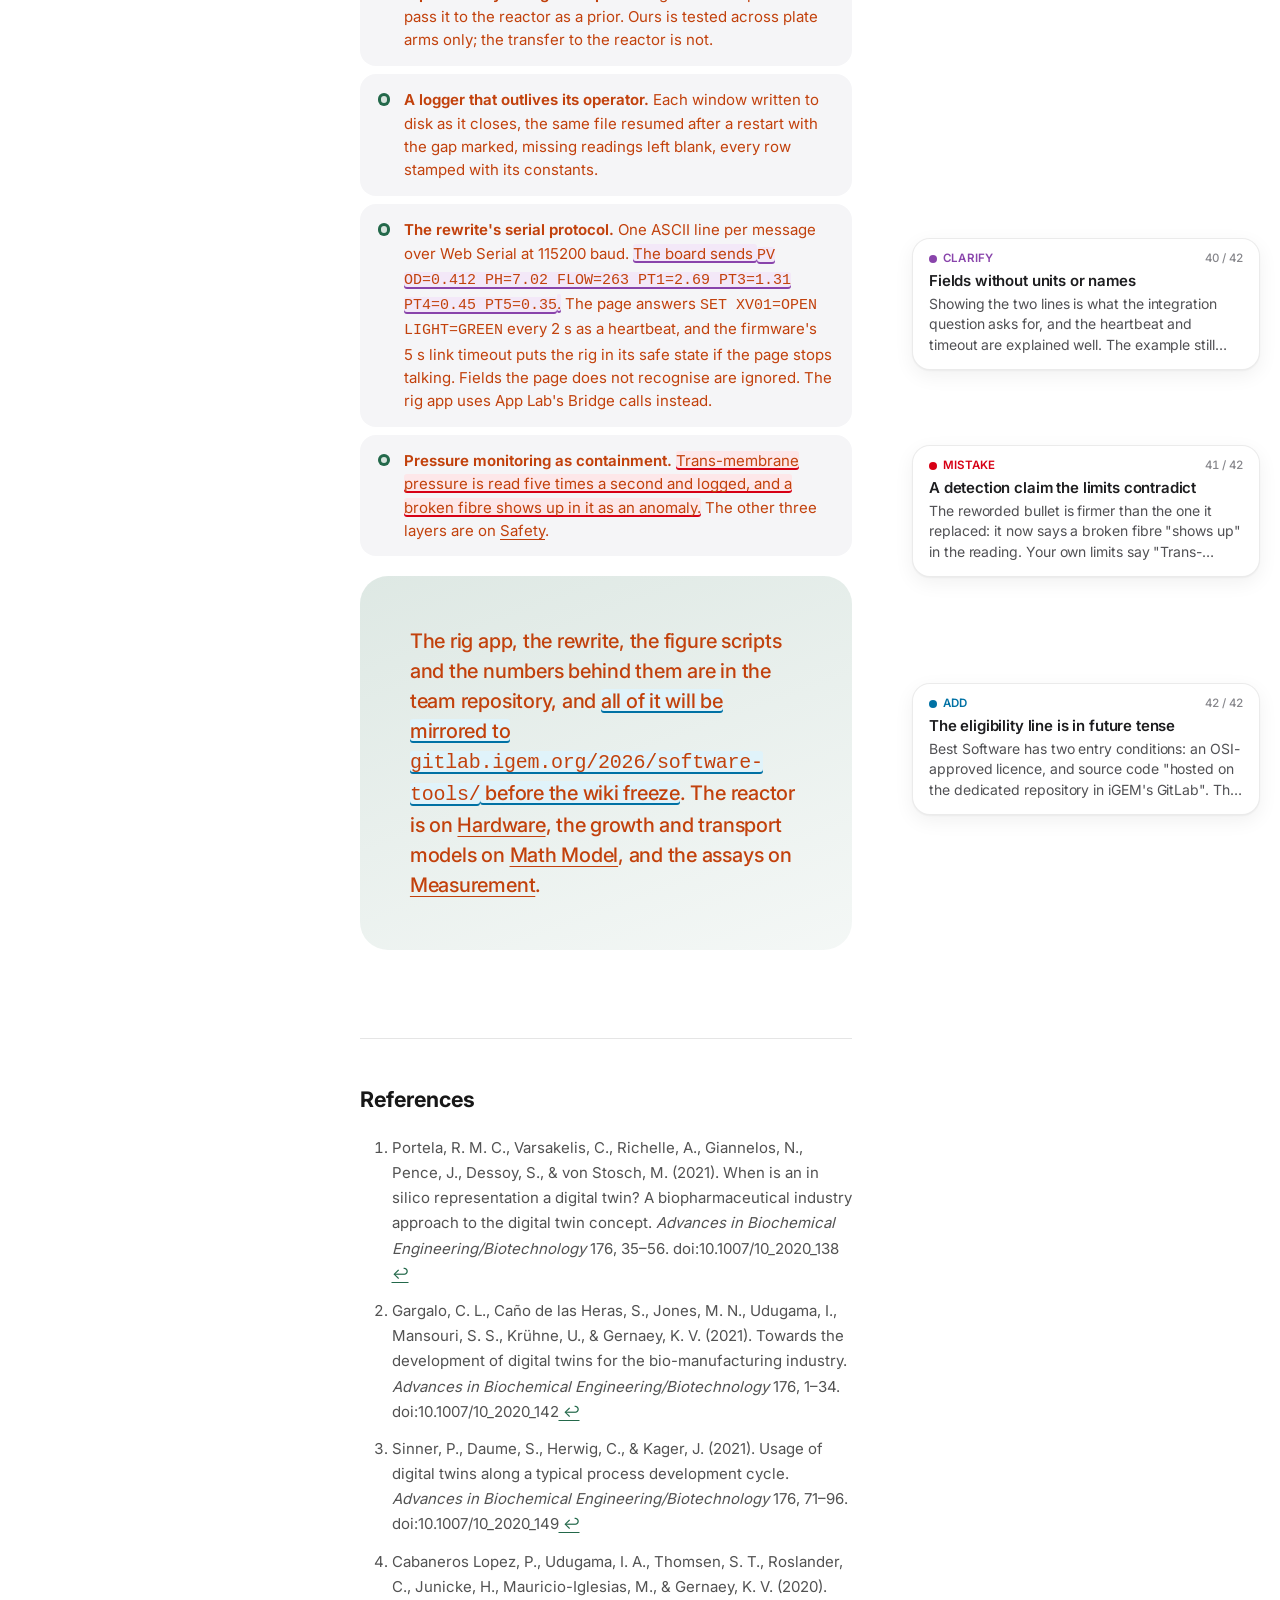
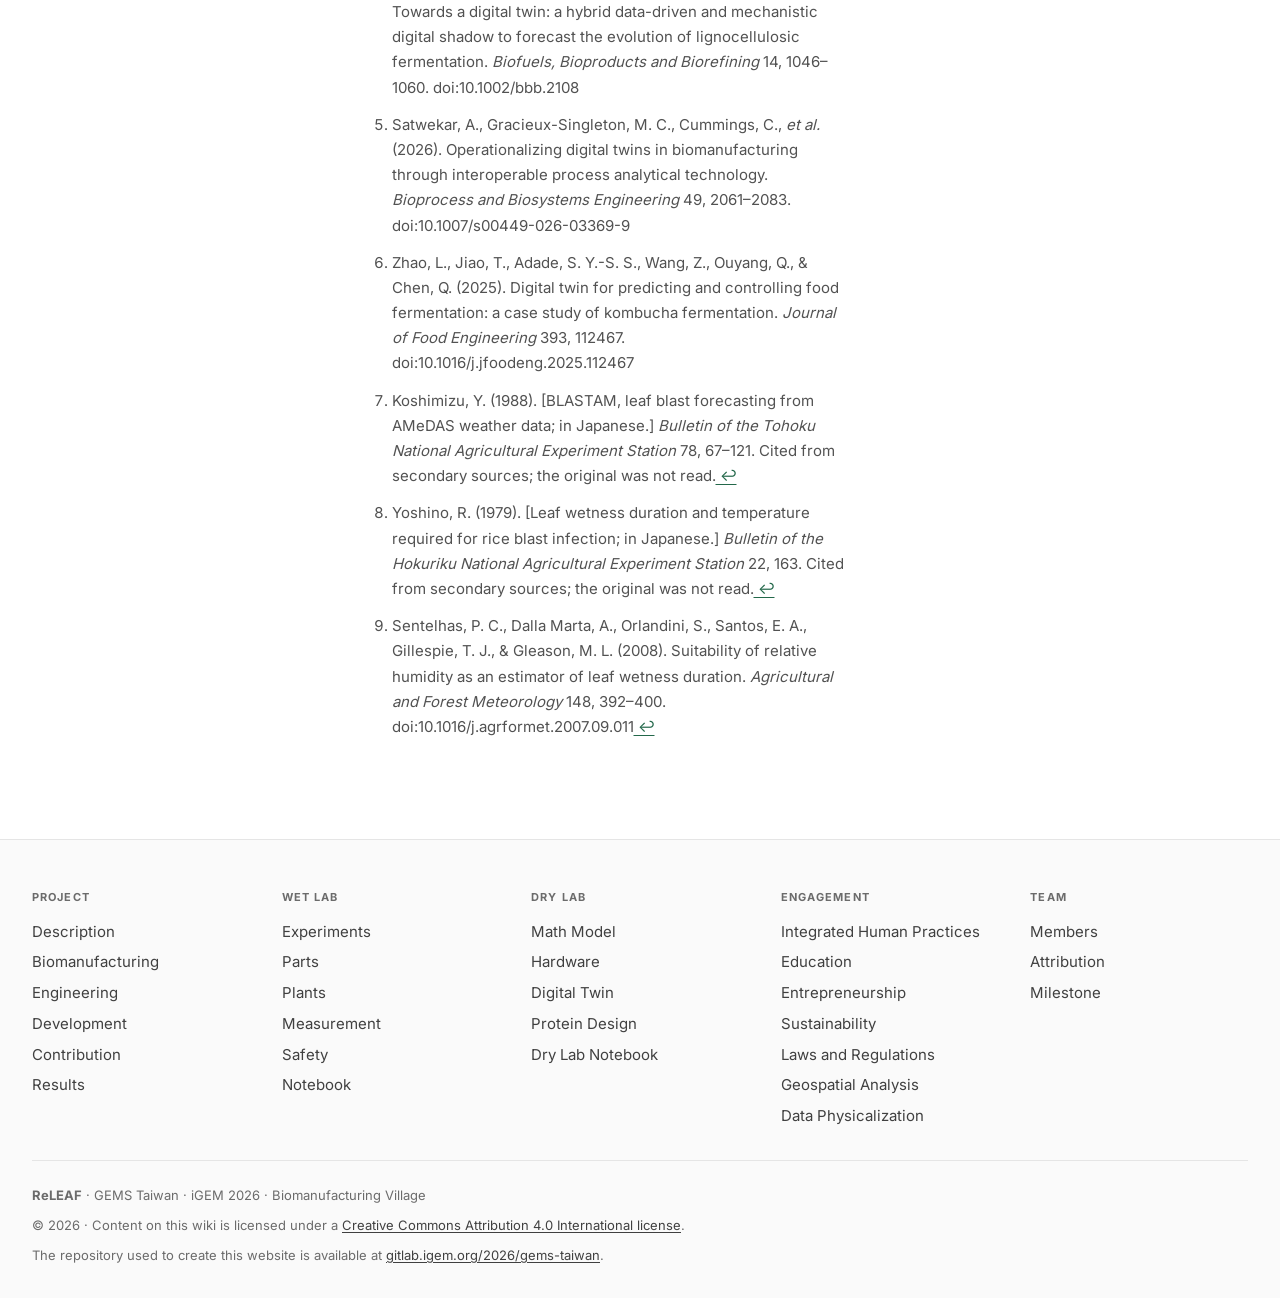
<file: docs/software/index.html>
<!DOCTYPE html>
<html lang="en">
<head>
  <meta charset="utf-8" />
  <meta name="viewport" content="width=device-width, initial-scale=1" />
  <title>Digital Twin | ReLEAF &middot; iGEM 2026</title>
  <meta name="description" content="A digital twin of the BR-01 perfusion bioreactor: six measured results, among them a trust layer for the in-line photometer and a bench test of the field leaf sensor, and the App Lab application (firmware v3.10.9, interface v4.13) that measures, protects and records every batch, embedded live beside its rewrite." />
  <link rel="icon" href="../assets/img/logo.png" />
  <link rel="stylesheet" href="../assets/css/tokens.css" />
  <link rel="stylesheet" href="../assets/css/nav.css" />
  <link rel="stylesheet" href="../assets/css/page.css" />
  <link rel="stylesheet" href="../assets/css/engage.css?v=1010seg" />
  <link rel="stylesheet" href="../assets/vendor/katex/katex.min.css" />
  <link rel="stylesheet" href="software.css?v=20261009d" />
  <link rel="stylesheet" href="../assets/css/bannerhead.css?v=20261010b" />
  <link rel="stylesheet" href="../coach/coach.css?v=1013123602" />
</head>
<body class="engage sw">
<!--
  DIGITAL TWIN (slug stays /software).
  Restructured 1 October 2026 around Best Measurement, with the Best Software
  Tool criteria answered in a folded block. 7 October 2026: the students'
  1005 rewrite (introduction, three-scale channel tables, why each result
  matters) is in; their own text carries no .ai class, text kept verbatim
  from the AI draft keeps it. Adds the local leaf sensor and the BLASTAM
  rice blast rule, and embeds 1007UI. Shorter than the 28 September
  version by design: results first, method second, gaps in red.
  Every number resolves to a file in the Digital Twin project folder:
    04_Results/lpa_growth_fit_20260919.{md,json}   (R5)
    04_Results/walkforward_0902_results.csv        (R4)
    04_Results/prereg_forecast_20261002.json       (the registered forecast)
    releaf-model out/sentinel.json                 (R3)
    260816 pressure to flow rate.xlsx              (R1)
    Inline photometer to biodrop.xlsx              (R2)
  Rule kept from the previous version: nothing is called validated unless it was
  scored on data it was not fitted to, and every gap is named rather than left
  for a judge to find.

  9 October 2026, second pass. THE MESSAGE: the instruments are the only
  witness to a batch nobody is standing next to, so every number has to carry
  the evidence that it is still true. Everything on the page should serve that
  one line -- cross-checks (reference beam, two routes to wall shear, a known
  TiO2 dose), provenance in every row, and the machine saying when it does not
  know. If a paragraph does not serve it, cut the paragraph.

  Two pieces of software, and the order matters. Section 6 is the Arduino App
  Lab rig application (Chars's), firmware v3.10.9 / backend v4.12 / interface
  v4.13, which recorded every batch this season including the constitutive
  codon-optimised ACCD run of 8 October; Figure 8 embeds it live, Figure 9 is a photo mid-run.
  Section 7 is Timmy's rewrite (1007UI), which adds the forecast and the leaf
  sensor and has measured nothing yet.

  Sources for section 6, verifiable against bioreactor_app_v4.13_be4.12_fw3.10.9.zip:
    README.md sections 7-10 and 15, python/constants.json, CSV_HEADER in main.py.
  Every run value quoted from Figure 9 was recomputed from the documented
  formula before being printed; that is how the 20% dP-ratio / gamma-ratio
  disagreement was found. It is flagged, not smoothed over.

  Taken in from the 25 August progress report to Prof. Chang
  (timmy97-tw.github.io/releaf-progress-update/): the 2.8% two-route shear
  agreement and the measured operating point into R1; the BioDrop regression
  into R2; the ruled-out contamination hypotheses into R3; 28x slower but the
  same plateau into Limits; the aseptic-insertion blocker onto the DO gap; the
  1 mU/mL assay criterion into the registered forecast; the fouling rule
  (R = dP_net/Q, clean at 2x baseline, normalise flux to 25 C) into section 6.
  Deliberately left out and belonging elsewhere: V1-V7 reactor versions
  (Hardware), the 10x/100x scale-up table (Math Model), three of the four
  biocontainment layers (Safety), Q5-Q8 on decentralisation, regulation and
  time-to-farmer (Human Practices, Entrepreneurship, Laws).
  TRIM, same day: 8950 -> 6776 rendered words. About 2770 words of the old page
  came out and about 600 words of new sourced data went in. Cut from my own
  orange first: section 6 went from nine subsections to five (the calibration
  SOP, the 73-column table, the version history and a "what this build does not
  do" list that Limits already carried); the medal box, Gaps and Limits were
  deduplicated against each other (Gaps = what would fix it, Limits = what you
  cannot conclude); the two field-side channel tables merged into "Outside the
  reactor". Only three pieces of student prose were touched, all compressed
  rather than rewritten, and all restorable from git: the digital-twin taxonomy
  in 1.1, R4's closing paragraph and R5's closing paragraph. Each kept the
  sentences carrying facts the rest of the page depends on -- in R5's case the
  line explaining why the registered forecast predicts r alone.

  UNRESOLVED: R1 and the August report give different numbers for the same
  8/16 measurement (0.096 bar / 1.03x here, 0.084 bar / 0.90-0.96x there).
  Flagged in R1 under "To reconcile before the freeze".

  9 October 2026, third pass: LAYOUT ONLY, in the Integrated Human Practices
  soft style (assets/css/engage.css + engage.js, like Protein Design). The
  sentences and their .ai marks are unchanged; they were moved, not edited.
  Tabbed chapters (segmented control): the two channel tables, Runs and
  R1-R5, the rig app and the next interface, gaps and limits. Secondary
  detail sits in folds (.fold): the digital-twin taxonomy, the blast rule,
  strains, R1's reconcile note, R3's 120-160 h event, R4's method
  comparison, R5's caveat, the forecast's scope and assay, the rig app's
  failure modes, readings and computations, the biocontainment note. The
  Best Measurement callout moved to the end of the page body, as on the Engagement
  pages. The key-facts strip under Results was removed: the abstract's
  results card already carries the same numbers. Chapter titles are h3, so
  the contents rail lists them; data-no-subnum keeps them unnumbered.
-->

  <div id="site-nav" data-base="../" data-tab="drylab" data-page="software"></div>
  <div class="sitenav-spacer"></div>

  <header class="bannerhead bannerhead--rest" data-tab="drylab">
    <h1 class="visually-hidden">Digital Twin</h1>
    <div class="bannerhead__art">
      <img src="../assets/img/headers/software.webp"
           srcset="../assets/img/headers/software-w1200.webp 1200w, ../assets/img/headers/software.webp 2253w"
           sizes="(max-width: 1280px) 100vw, 1280px"
           alt="Digital Twin. The perfusion rig on a bench with pump, tubing and a wired Arduino board, beside a laptop showing the twin&#x27;s dark dashboard."
           width="2253" height="748" fetchpriority="high" />
    </div>
  </header>

  <section class="abstract abstract--sheet bannerhead" data-tab="drylab" aria-label="Summary">
    <div class="abstract__inner">
      <div class="abstract__story">
        <h2 class="abs-kicker">Abstract</h2>
        <p class="abstract__lead ai">A reactor that runs for weeks with nobody beside it is only as good as its own record, so every reading here shows when it has stopped being true.</p>
        <p class="abstract__body ai">BR-01 has grown <em>B.&nbsp;subtilis</em> four times; the longest run logged 434 hours at 22&nbsp;&deg;C with no sample drawn. Four results carry a second, independent check: a reference beam that never sees the culture separates lamp drift from growth, wall shear is computed from pressure and from flow, the photometer is scored against a known TiO&#8322; dose, and the field leaf sensor against an air probe in the same air. Replayed over the log, the trust layer raised its alarm <strong>26.7 hours</strong> before the OD channel failed, on one event in one run, and <strong>the 434-hour batch comes with it as a test case</strong>. Both interfaces run live on this page under the MIT licence. The loop is not closed, and almost every result rests on one run.</p>
      </div>
      <div class="abstract__outcomes">
        <h2 class="abs-kicker">Key results</h2>
        <ul class="abs-ledger">
          <li><a class="st-worked" href="#r3"><i></i><span class="abs-ledger__name">Trust layer</span><span class="abs-st">Worked</span><span class="abs-ledger__text ai">26.7&nbsp;h of warning before the OD channel failed</span></a></li>
          <li><a class="st-partial" href="#r4"><i></i><span class="abs-ledger__name">Field leaf sensor</span><span class="abs-st">Bench</span><span class="abs-ledger__text ai">Reads 1.2 to 1.9&nbsp;&deg;C warm against the same air; wetness untested</span></a></li>
          <li><a class="st-worked" href="#r1"><i></i><span class="abs-ledger__name">Two-route cross-check</span><span class="abs-st">Worked</span><span class="abs-ledger__text ai">Wall shear from pressure and from flow agree to 2.8% at the operating point</span></a></li>
          <li><a class="st-worked" href="#r5"><i></i><span class="abs-ledger__name">Batch forecast</span><span class="abs-st">Worked</span><span class="abs-ledger__text ai">Kalman beats persistence by 41% at 2&nbsp;h ahead</span></a></li>
          <li><a class="st-partial" href="#r6"><i></i><span class="abs-ledger__name">Plate-to-reactor prior</span><span class="abs-st">Partial</span><span class="abs-ledger__text ai">24&nbsp;h biomass within 7% on held-out arms</span></a></li>
          <li><a class="st-worked" href="#r2"><i></i><span class="abs-ledger__name">Photometer calibration</span><span class="abs-st">Calibrated</span><span class="abs-ledger__text ai">Slope 1.018 against the BioDrop to OD&nbsp;1.2, R&sup2; 0.995; both also scored against a known dose</span></a></li>
        </ul>
      </div>
    </div>
  </section>

  <div class="pagewrap">
    <details class="toc" open>
      <summary>Contents</summary>
      <div class="toc__inner"><p class="toc__title">On this page</p></div>
    </details>

    <main class="pagebody" data-no-subnum>

      <!-- ============================================ 1 · INTRODUCTION ===== -->
      <section class="sec" id="intro">
        <h2>Introduction</h2>
        <div class="lede-c">
          <p>Our bioreactor will run for weeks beside farmland, far from a lab. Nobody will be there to take samples or read every value, <span class="ai">so the twin has to turn the instrument readings into a recommendation a farmer can act on.</span></p>
          <p>Without manual sampling, the reactor's own instruments are the only record of the batch, and they drift as they wear. On the 434-hour run the OD channel failed, and the twin's trust layer flagged the reference beam 26.7 hours before the OD readings became unusable.</p>
        </div>
        <p class="ai">The twin reads three kinds of data. Regional data (the weather forecast, crop-stress risk and the <a href="../geospatial-analysis/">Geospatial Analysis</a> maps) show when and where crops will come under stress. Field sensors beside the crop measure leaf temperature, leaf wetness, and air temperature and humidity, which show what the plants are experiencing at that moment and check the regional forecast against conditions on site (<a href="#r4">R4</a>). Local data from BR-01 show how much biomass is in the loop, whether it is growing, whether the membrane still passes permeate, and whether those readings can be trusted (<a href="#r3">R3</a>).</p>
        <p class="ai">From these it works out when to switch on green light to start protectant production, which protectant, and how much. Induction makes sense when the field is heading into stress and the culture can respond, and the forecast (<a href="#r5">R5</a>) and growth prior (<a href="#r6">R6</a>) say whether the batch will be ready in time.</p>
        <div class="folds">
          <details class="fold" id="what">
            <summary>What is a digital twin?</summary>
            <div class="fold__body">
              <p>A digital model represents a physical system but is updated by hand. A digital shadow receives live data automatically, but changes back to the system still need a person. A digital twin closes the loop: data flows automatically from the system to the model and back. The line between the three is not always clear; what separates them is whether information moves on its own.</p>
            </div>
          </details>
        </div>
      </section>

      <!-- ================================================= 2 · THE RIG ===== -->
      <section class="sec" id="rig">
        <h2>What the reactor measures now</h2>
        <p>Every value is tagged by how it was obtained:</p>
        <ul class="taglegend">
          <li><span class="tag tag--meas">in-line</span> A sensor on the loop of culture pumped around the bioreactor.</li>
          <li><span class="tag tag--cmd">commanded</span> Set by the operator (the farmer).</li>
          <li><span class="tag tag--der">soft</span> Calculated from in-line readings.</li>
          <li><span class="tag tag--part">bench tested</span> Measured on a bench, not yet in the field or on the rig.</li>
          <li><span class="tag tag--abs">planned</span> Not yet collected.</li>
          <li class="ai"><span class="tag tag--lit">external</span> Data pulled in from outside the rig.</li>
        </ul>
        <p class="ai">The rig app logs plain CSV with a fixed header and follows no synthetic biology standard such as SBOL. In the log only temperature carries its source, in <code>temp_src</code>; the columns are under <a href="#rigapp-stack">What survives which failure</a>.</p>

        <div class="rail rail--seg" data-rail data-rail-top>
          <div class="seg"><div class="rail__strip seg__track" role="tablist" aria-label="Where the twin's data come from">
            <button class="rail__btn seg__btn pl-2" role="tab" type="button" id="t-rig-reactor" aria-controls="p-rig-reactor" aria-selected="true"><svg class="seg__ico" viewBox="0 0 24 24" fill="none" stroke="currentColor" stroke-width="1.8" stroke-linecap="round" stroke-linejoin="round" aria-hidden="true" focusable="false"><path d="M9 3.5h6M10 3.5v6L5 19a1.5 1.5 0 0 0 1.3 2h11.4a1.5 1.5 0 0 0 1.3-2l-5-9.5v-6"/></svg>Within the bioreactor</button>
            <button class="rail__btn seg__btn pl-3" role="tab" type="button" id="t-rig-local" aria-controls="p-rig-local" aria-selected="false"><svg class="seg__ico" viewBox="0 0 24 24" fill="none" stroke="currentColor" stroke-width="1.8" stroke-linecap="round" stroke-linejoin="round" aria-hidden="true" focusable="false"><path d="M5 19c0-8 5-14 14-14 0 9-6 14-14 14z"/><path d="M5 19l7-7"/></svg>Outside the reactor</button>
          </div></div>

          <div class="rail__panel chap pl-2" role="tabpanel" id="p-rig-reactor" aria-labelledby="t-rig-reactor">
            <header class="chap__hero">
              <h3 class="chap__title" id="rig-reactor">Within the bioreactor</h3>
            </header>
            <div class="tablewrap">
              <table class="data chan">
                <caption class="visually-hidden">Measured channels and actuators of BR-01</caption>
                <thead><tr><th scope="col">Channel</th><th scope="col">Instrument</th><th scope="col">Purpose</th><th scope="col">Provenance</th></tr></thead>
                <tbody>
                  <tr><td><b>OD600</b></td><td>Photometer: <span class="ai">600&nbsp;nm</span> amber LED, 2&nbsp;mm flow cuvette, sample and reference lux sensors</td><td>Biomass</td><td><span class="tag tag--meas">in-line</span></td></tr>
                  <tr><td><b>pH</b></td><td>Arduino pH probe</td><td>Growth and secretion conditions; alarm</td><td><span class="tag tag--meas">in-line</span></td></tr>
                  <tr><td><b>Pressure &times;&nbsp;3</b></td><td class="ai">Transducers on lumen in, lumen out and shell</td><td>Lumen &Delta;P, trans-membrane pressure<span class="ai"> (TMP)</span>, fouling</td><td><span class="tag tag--meas">in-line</span></td></tr>
                  <tr><td><b>Loop flow</b></td><td>Turbine flow meter</td><td>Cross-flow, wall shear, hydraulic model (R1)</td><td><span class="tag tag--meas">in-line</span></td></tr>
                  <tr><td><b>Pinch valve</b></td><td class="ai">One STS3215 serial servo</td><td>Lumen isolation</td><td><span class="tag tag--cmd">commanded</span></td></tr>
                  <tr><td><b>Luer valves &times;&nbsp;4</b></td><td class="ai">Turned by hand; no actuator yet</td><td>Routing between reservoir, module and permeate</td><td><span class="tag tag--abs">planned</span></td></tr>
                  <tr><td><b>Lumen &Delta;P, TMP, fouling ratio</b></td><td>Pressure and flow through the hydraulic model</td><td>Membrane state; when to clean</td><td><span class="tag tag--der">soft</span></td></tr>
                  <tr><td><b>Green light</b></td><td class="ai">Characterised on the light-programmable array (LPA)</td><td>Induces the CcaS/CcaR strain to make protectant</td><td><span class="tag tag--abs">planned</span></td></tr>
                  <tr class="ai"><td><b>Loop temperature</b></td><td>DS18B20 probe, or a value typed by the operator; the record says which</td><td>pH compensation, viscosity, growth</td><td><span class="tag tag--meas">in-line</span> or <span class="tag tag--cmd">commanded</span>, per row</td></tr>
                  <tr><td><b>Dissolved oxygen, permeate mass</b></td><td class="ai">None fitted</td><td class="ai">See <a href="#gaps">Must have, yet to have</a></td><td><span class="tag tag--abs">planned</span></td></tr>
                </tbody>
              </table>
            </div>
            <p class="ai">This is the rig as designed. The firmware reads three of the four pressure transducers on the parts list, one pinch valve, and no Luer valve or light.</p>
          </div>

          <div class="rail__panel chap pl-3" role="tabpanel" id="p-rig-local" aria-labelledby="t-rig-local" hidden>
            <header class="chap__hero">
              <h3 class="chap__title" id="rig-local">Outside the reactor</h3>
              <div class="chap__intro"><p class="ai">Today's rig software reads none of these channels. They belong to <a href="#ui-next">the next interface</a>, and the leaf and air sensors have been on a bench, never on a plant (<a href="#r4">R4</a>).</p></div>
            </header>
            <div class="tablewrap">
              <table class="data chan">
                <caption class="visually-hidden">Field sensors beside the crop, and regional data the twin uses</caption>
                <thead><tr><th scope="col">Channel</th><th scope="col">Instrument or source</th><th scope="col">Purpose</th><th scope="col">Provenance</th></tr></thead>
                <tbody>
                  <tr><td><b>Leaf temperature</b></td><td class="ai">SN-3001-YM-N01 dummy-leaf sensor, read over Modbus RTU by an ESP32</td><td>Leaf minus air temperature as a water-stress signal</td><td><span class="tag tag--part">bench tested</span></td></tr>
                  <tr><td><b>Leaf wetness</b></td><td class="ai">The same sensor, its other register</td><td>Biotic stress detection</td><td><span class="tag tag--abs">planned</span></td></tr>
                  <tr class="ai"><td><b>Air temperature and humidity</b></td><td>SHT31 on I&sup2;C, in the same air as the leaf sensor</td><td>Vapour pressure deficit; the reference for the leaf sensor; 5-day mean for the blast rule</td><td><span class="tag tag--part">bench tested</span></td></tr>
                  <tr><td><b>Geospatial analysis</b></td><td class="ai"><a href="../geospatial-analysis/">Geospatial Analysis</a> maps</td><td class="ai">Where crops are likely to come under stress</td><td><span class="tag tag--lit">external</span></td></tr>
                  <tr><td><b>Weather forecast</b></td><td class="ai">Open-Meteo, hourly, five days back and three ahead</td><td class="ai">Temperature, humidity, rain, wind, evapotranspiration</td><td><span class="tag tag--lit">external</span></td></tr>
                  <tr><td><b>Crop stress risk</b></td><td class="ai">Computed from the forecast</td><td class="ai">When protectant is needed</td><td><span class="tag tag--der">soft</span></td></tr>
                  <tr><td><b>Time</b></td><td class="ai">Crop calendar</td><td>Tracks the farming cycle</td><td><span class="tag tag--abs">planned</span></td></tr>
                </tbody>
              </table>
            </div>
            <div class="folds">
              <details class="fold" id="blast">
                <summary class="ai">The rice blast rule</summary>
                <div class="fold__body">
                  <p class="ai">Leaf wetness does not stress rice; it matters because blast fungus needs a wet leaf to infect. The interface applies the BLASTAM rule for leaf blast&nbsp;[7], which counts a wet period from hours of leaf wetness and their temperature&nbsp;[8], with future hours taken from forecast humidity&nbsp;[9]. The sensor is on a bench, the rule is unscored on Taiwanese fields and ACC deaminase is untested against blast, so blast risk is shown to the grower and triggers nothing.</p>
                </div>
              </details>
            </div>
          </div>
        </div>
      </section>

      <!-- ================================================= 3 · RESULTS ===== -->
      <section class="sec" id="results">
        <h2>Results</h2>
        <div class="folds">
          <details class="fold" id="strains">
            <summary class="ai">Strains on this page</summary>
            <div class="fold__body">
              <p class="ai">Reactor runs 1 to 4 used <i>B.&nbsp;subtilis</i>&nbsp;168: wild type in runs 1 to 3, and 168 with the constitutive ACC deaminase secretion construct in run&nbsp;4. All four had the hollow fibre module fitted. The production strain, WB800, has no reactor result on this page, and the CcaS/CcaR green-light strain has grown only on the light-programmable array (R6). R6 uses WB800.</p>
            </div>
          </details>
        </div>

        <div class="rail rail--seg" data-rail data-rail-top>
          <div class="seg"><div class="rail__strip seg__track" role="tablist" aria-label="Results">
            <button class="rail__btn seg__btn pl-1" role="tab" type="button" id="t-runs" aria-controls="p-runs" aria-selected="true"><svg class="seg__ico" viewBox="0 0 24 24" fill="none" stroke="currentColor" stroke-width="1.8" stroke-linecap="round" stroke-linejoin="round" aria-hidden="true" focusable="false"><path d="M4 4.5V19h15.5"/><path d="M7.5 15l4-5 3 3 4.5-6"/></svg>Runs</button>
            <button class="rail__btn seg__btn pl-2" role="tab" type="button" id="t-r1" aria-controls="p-r1" aria-selected="false"><svg class="seg__ico" viewBox="0 0 24 24" fill="none" stroke="currentColor" stroke-width="1.8" stroke-linecap="round" stroke-linejoin="round" aria-hidden="true" focusable="false"><path d="M4.5 17.5a7.5 7.5 0 1 1 15 0"/><path d="M12 17.5l3.5-5"/></svg>R1 Pressure</button>
            <button class="rail__btn seg__btn pl-3" role="tab" type="button" id="t-r2" aria-controls="p-r2" aria-selected="false"><svg class="seg__ico" viewBox="0 0 24 24" fill="none" stroke="currentColor" stroke-width="1.8" stroke-linecap="round" stroke-linejoin="round" aria-hidden="true" focusable="false"><circle cx="12" cy="12" r="3.5"/><path d="M3 12h5M16 12h5"/></svg>R2 Photometer</button>
            <button class="rail__btn seg__btn pl-4" role="tab" type="button" id="t-r3" aria-controls="p-r3" aria-selected="false"><svg class="seg__ico" viewBox="0 0 24 24" fill="none" stroke="currentColor" stroke-width="1.8" stroke-linecap="round" stroke-linejoin="round" aria-hidden="true" focusable="false"><path d="M12 3.5l7 3v5c0 4.5-3 7.5-7 9-4-1.5-7-4.5-7-9v-5z"/><path d="M9 12l2 2 4-4"/></svg>R3 Trust layer</button>
            <button class="rail__btn seg__btn pl-1" role="tab" type="button" id="t-r4" aria-controls="p-r4" aria-selected="false"><svg class="seg__ico" viewBox="0 0 24 24" fill="none" stroke="currentColor" stroke-width="1.8" stroke-linecap="round" stroke-linejoin="round" aria-hidden="true" focusable="false"><path d="M4 20c0-7 4.5-12 12-12 0 7.5-5 12-12 12z"/><path d="M4 20l8-8"/><path d="M16.5 3.5v2.5M20.5 7.5h-2.5"/></svg>R4 Field sensors</button>
            <button class="rail__btn seg__btn pl-5" role="tab" type="button" id="t-r5" aria-controls="p-r5" aria-selected="false"><svg class="seg__ico" viewBox="0 0 24 24" fill="none" stroke="currentColor" stroke-width="1.8" stroke-linecap="round" stroke-linejoin="round" aria-hidden="true" focusable="false"><path d="M4 17l5-5 4 3 7-8"/><path d="M15 7h5v5"/></svg>R5 Forecast</button>
            <button class="rail__btn seg__btn pl-6" role="tab" type="button" id="t-r6" aria-controls="p-r6" aria-selected="false"><svg class="seg__ico" viewBox="0 0 24 24" fill="none" stroke="currentColor" stroke-width="1.8" stroke-linecap="round" stroke-linejoin="round" aria-hidden="true" focusable="false"><circle cx="7.5" cy="7.5" r="2.2"/><circle cx="16.5" cy="7.5" r="2.2"/><circle cx="7.5" cy="16.5" r="2.2"/><circle cx="16.5" cy="16.5" r="2.2"/></svg>R6 Plate prior</button>
          </div></div>

          <!-- RUNS -->
          <div class="rail__panel chap pl-1 ai" role="tabpanel" id="p-runs" aria-labelledby="t-runs">
            <header class="chap__hero">
              <p class="chap__eyebrow">Four runs</p>
              <h3 class="chap__title" id="runs">Every run so far</h3>
              <div class="chap__intro"><p>Runs 1 and 2 were June prototypes sampled by hand against a shake flask; from July the in-line photometer took over. Figure&nbsp;1 shows all four.</p></div>
            </header>
            <div class="tablewrap">
              <table class="data">
                <caption class="visually-hidden">The four reactor runs, what changed in each and what they gave</caption>
                <thead><tr><th scope="col">Run</th><th scope="col">Set-up</th><th scope="col">OD600</th><th scope="col">What it gave</th></tr></thead>
                <tbody>
                  <tr><td><b>1</b> &middot; 6 June<br>prototype 260606</td><td>168. PES hollow fibre, lumen about 200&nbsp;mL; 300&nbsp;mL LB plus 20&nbsp;mL overnight culture; peristaltic pump at 94&nbsp;mL/min; no stirring</td><td>Hand samples to 27&nbsp;h: reactor 0.17 to 0.37, flask to 2.46</td><td>Stopped by a pump leak. 2&nbsp;mL of shell-side liquid grew no colonies. Next: BPT tubing, stirring, sampling at the reservoir</td></tr>
                  <tr><td><b>2</b> &middot; 14 June<br>prototype 260614</td><td>168. Run&nbsp;1 plus stirring at 200&nbsp;rpm and a sampler before the pump; 37&nbsp;&deg;C; 300&nbsp;mL as in run&nbsp;1</td><td>Samples every 15&ndash;20&nbsp;min to 7.1&nbsp;h: reactor 0.90 by 145&nbsp;min, flask 0.83 by 278&nbsp;min</td><td>Stirred reactor plateaued about two hours before the flask. Next: 22&nbsp;&deg;C</td></tr>
                  <tr><td><b>3</b> &middot; 21 July to 8 August</td><td>Wild-type 168 at 22&nbsp;&deg;C, 300&nbsp;mL, hollow fibre module fitted, in-line photometer</td><td>434&nbsp;h continuous, peak about 1.5</td><td>The trust layer (<a href="#r3">R3</a>); the 22&nbsp;&deg;C plateau in <a href="#limits">Limits</a></td></tr>
                  <tr><td><b>4</b> &middot; 1 to 6 September</td><td>168 with constitutive ACC deaminase secretion, in the incubator, full-length hollow fibre module; 1&nbsp;L</td><td>Two files: 3.2&nbsp;h from near zero to 0.24; 10.2&nbsp;h unlogged; then 102&nbsp;h from 0.84 to 3.77</td><td>The forecast comparison (<a href="#r5">R5</a>), on the second file; the <a href="../drylab-notebook/">Dry Lab Notebook</a>'s 53&nbsp;hours are its first part</td></tr>
                </tbody>
              </table>
            </div>
            <figure class="fig">
              <img src="../assets/img/software/fig-runs-168.svg" alt="Four panels of OD600 against time: run 1 and run 2 hand-sampled against a shake flask, run 3 over 434 hours in-line, and run 4 in two logged parts with a 10-hour unlogged gap." loading="lazy" />
              <figcaption><b>Figure 1.</b> The four runs. Runs 1 and 2 are hand samples; runs 3 and 4 are hourly medians of the in-line photometer. Shaded: where run 3's OD channel had failed, and run 4's unlogged hours. Source: <code>260610 test1 no stir.xlsx</code>, <code>260614, test 2 stir.xlsx</code>, <code>0721, test3 20 day.csv</code>, <code>20260902</code> and <code>20260906 test4 photometer.csv</code>.</figcaption>
            </figure>
            <div class="folds">
              <details class="fold" id="runs-june">
                <summary>What the June pair measured</summary>
                <div class="fold__body">
                  <p>Run&nbsp;1, unstirred: both vessels started at OD&nbsp;0.172. The flask grew at <i>r</i>&nbsp;=&nbsp;0.309&nbsp;&plusmn;&nbsp;0.023&nbsp;h&#8315;&sup1; (doubling time 134&nbsp;min, R&sup2;&nbsp;0.95) to 2.17 at 24&nbsp;h. For the first seven hours the bioreactor stayed between 0.083 and 0.194, a fitted rate of &minus;0.04&nbsp;&plusmn;&nbsp;0.03&nbsp;h&#8315;&sup1; that cannot be told from zero. It read 0.197 at 24&nbsp;h, eleven times less than the flask, and peaked at 0.37 at 26&nbsp;h.</p>
                  <p>Run&nbsp;2, stirred at 37&nbsp;&deg;C: the flask grew at 0.430&nbsp;&plusmn;&nbsp;0.012&nbsp;h&#8315;&sup1; (97&nbsp;min, R&sup2;&nbsp;0.99). After about an hour's lag the bioreactor grew at 1.195&nbsp;&plusmn;&nbsp;0.058&nbsp;h&#8315;&sup1; (35&nbsp;min, R&sup2;&nbsp;0.99) to OD&nbsp;0.895, then held 0.84&nbsp;&plusmn;&nbsp;0.05 for four hours. That rate is four times the 0.299&nbsp;h&#8315;&sup1; fitted on the light-programmable array at the same temperature, so a growth prior has to carry its vessel, mixing and strain (168 here, WB800 on the plate).</p>
                </div>
              </details>
            </div>
            <div class="chap__end">
              <p>The June pair is why the reactor has a stirrer. Run&nbsp;1 also gave the first containment check: no colonies from the shell side of the membrane.</p>
            </div>
          </div>

          <!-- R1 -->
          <div class="rail__panel chap pl-2 ai" role="tabpanel" id="p-r1" aria-labelledby="t-r1" hidden>
            <header class="chap__hero">
              <p class="chap__eyebrow">R1 <span class="tag tag--part">calibrated</span></p>
              <h3 class="chap__title" id="r1" data-toc="R1 Module pressure drop">Module pressure drop</h3>
              <div class="chap__intro"><p>16 August 2026: water at 22&nbsp;&deg;C, eight pump settings from 10 to 24% in steps of 2, each measured once, with the module fitted and again with a jumper in its place. Both fit \(\Delta P = aQ + bQ^2\) through the origin (module R&sup2;&nbsp;0.9954, residual SD 10.1&nbsp;mbar; jumper R&sup2;&nbsp;0.9950, SD 5.7&nbsp;mbar). At 263&nbsp;mL/min the net module drop is 0.096&nbsp;bar, 1.03 times the Hagen&ndash;Poiseuille prediction for 11 open fibres, which justifies using the model as a soft sensor for flow. No point was held out.</p></div>
            </header>
            <figure class="fig">
              <img src="../assets/img/software/fig-r1-hydraulics.svg" alt="Pressure drop against flow, with the module fitted and with a jumper only, each fitted through the origin, and the net-module difference curve." loading="lazy" />
              <figcaption><b>Figure 2.</b> Pressure drop with the module (filled) and a jumper only (open); dashed, the difference of the fits. Source: <code>260816 pressure to flow rate.xlsx</code>.</figcaption>
            </figure>
            <p>263&nbsp;mL/min was chosen as the operating point: wall shear 4064&nbsp;s&#8315;&sup1;, mid-way in the module's 2000&ndash;6000 band; Re 531, laminar; about 11 effective fibres of a nominal 11, so none are blocked. Axial non-uniformity is 28% against a 20% target, but lowering the flow would also lower shear.</p>
            <div class="chap__end">
              <p>Wall shear computed from pressure and from flow agrees to <b>2.8%</b> at 263&nbsp;mL/min. Away from it the fitted drop leaves theory: 0.83&times; at 113&nbsp;mL/min and 1.27&times; at 450.</p>
            </div>
          </div>

          <!-- R2 -->
          <div class="rail__panel chap pl-3" role="tabpanel" id="p-r2" aria-labelledby="t-r2" hidden>
            <header class="chap__hero">
              <p class="chap__eyebrow">R2 <span class="tag tag--part">calibrated</span></p>
              <h3 class="chap__title" id="r2" data-toc="R2 Photometer calibration">Photometer and BioDrop calibration against TiO&#8322; doses</h3>
              <div class="chap__intro"><p>On 23 August 2026, cumulative TiO&#8322; additions gave 45 paired points between the in-line photometer and the BioDrop spectrophotometer (Figure&nbsp;3). <span class="ai">The doses ran from 2 to 60&nbsp;mg into 500&nbsp;mL. The photometer logged 59 points and the BioDrop 45, the last at 46&nbsp;mg.</span> Scoring both against the known dose, not against each other, showed that both degrade above 30&nbsp;mg in different ways. Over the 16 points above 30&nbsp;mg the BioDrop keeps its slope but scatters (R&sup2;&nbsp;0.85, SD&nbsp;0.12), while the photometer stays precise (R&sup2;&nbsp;0.99, SD&nbsp;0.022) and its response per milligram falls.</p></div>
            </header>
            <figure class="fig ai">
              <img src="../assets/img/software/fig-r2-photometer.svg" alt="In-line photometer and BioDrop readings against known TiO2 dose, showing the BioDrop losing linearity above 30 mg." loading="lazy" />
              <figcaption><b>Figure 3.</b> Both instruments against the known dose. Source: <code>Inline photometer to biodrop.xlsx</code>.</figcaption>
            </figure>
            <p class="ai">Up to OD&nbsp;1.2 the photometer regresses on the BioDrop with slope 1.018, R&sup2;&nbsp;0.995, residual SD 0.024&nbsp;OD. Past OD&nbsp;1.2 the linear fit's error rises from 0.0235 to 0.1715. A Gaussian process fitted as a check holds 0.067 there, but its 95% band covered only 88.9% of held-out points, so the linear fit is kept and OD&nbsp;1.2 is its limit. TiO&#8322; shows linearity, not cell number: every OD on this page is an optical reading, and the dilution series in <a href="#gaps">Must have, yet to have</a> is what would turn it into biomass.</p>
            <p class="ai">The R&sup2; of 0.85 and 0.99 are for the window above 30&nbsp;mg. <a href="../measurement/">Measurement</a> quotes the whole series, where both instruments fit above R&sup2;&nbsp;0.999, and calls the photometer calibration-free because it needs no fit against the BioDrop.</p>

            <div class="card card--white" id="r2-sio2">
              <h4>The silica repeat, 10 October</h4>
              <p>On 10 October 2026 the same loop ran the calibration iGEM's protocol actually asks for: silica in 2.5&nbsp;mg steps from 2.5 to 100&nbsp;mg in 500&nbsp;mL of 1% SDS, read at every step on the BioDrop and on both photometer builds, and logged in-line every five seconds for 4&nbsp;h&nbsp;27&nbsp;min. <span class="ai">Against the reference the current build is one to one to OD&nbsp;2.5 (slope 0.995, intercept &minus;0.07) and reads about 0.33 low above it, where the BioDrop's values are reconstructed from dilutions. The instrument comparison is on <a href="../hardware/photometer/">the photometer page</a>; three findings matter to the twin.</span></p>
              <p class="ai"><b>The reference channel has a warm-up.</b> It rose from 289 to 324&nbsp;lux over the first two hours and then held flat, a 12% change with no fault behind it. <a href="#r3">R3</a>'s sensor axis scores this channel, so a run started from cold would raise a sensor alarm on its own warm-up, and the first two hours of a batch are not scoreable until the twin models it. These lux values are on the 9:1 splitter build and are not comparable with run&nbsp;3's 26.67&nbsp;lux.</p>
              <p><b>The run carries its own check.</b> At 137.6&nbsp;min the suspension was diluted and then restored, which tests proportionality without the dose being known: 2.3610 before (SD 0.0033, 29 readings), 0.7943 after (SD 0.0017, 38), and 2.3665 restored (SD 0.0157, 16). The ratio across the dilution is 2.97 one way and 2.98 the other, and the restored reading returns within 0.2% of the original. A reading of 2.36 therefore carries the same proportional meaning as one of 0.79, which is the property a calibration needs for the twin to compare one reading against another.</p>
              <p><b>The optical path matters more than the particle.</b> <span class="ai">The OD&nbsp;1.2 limit was measured on the path runs&nbsp;3 and&nbsp;4 used. This run used the dual-beam splitter at 9:1 with a path-length factor of 5.0, and it agrees well past OD&nbsp;1.2. The limit belongs to a configuration and has to be re-measured whenever the path changes.</span> One bubble flag or more appeared in 40% of readings, which is what the eight robust estimators are there to absorb; between OD&nbsp;3.0 and 3.2 they agree within 0.002&nbsp;OD, so the choice of estimator makes little difference to the reported value.</p>
            </div>
          </div>

          <!-- R3 -->
          <div class="rail__panel chap pl-4" role="tabpanel" id="p-r3" aria-labelledby="t-r3" hidden>
            <header class="chap__hero">
              <p class="chap__eyebrow">R3 <span class="tag tag--done">scored on unseen data</span></p>
              <h3 class="chap__title" id="r3" data-toc="R3 Trust layer"><span class="ai">The trust layer on a 434-hour growth log</span></h3>
              <div class="chap__intro"><p class="ai">21 July to 8 August 2026: 434&nbsp;hours of wild-type <i>B.&nbsp;subtilis</i>&nbsp;168 at 22&nbsp;&deg;C with the hollow fibre module fitted, 2,671 valid rows of 2,720 logged, no sample drawn. Two axes are scored separately: a <b>sensor axis</b> on the reference beam, which never passes through the culture, and a <b>process axis</b> on the specific growth rate.</p></div>
            </header>
            <p>Each axis is scored every 10 minutes. A check is an alarm when its score exceeds the 99.5th percentile of the healthy first 120 hours; the table gives the share of alarms in each window.</p>
            <div class="tablewrap">
              <table class="data">
                <thead><tr><th scope="col">Window</th><th scope="col">What happened</th><th scope="col">Sensor axis</th><th scope="col">Process axis</th><th scope="col">Interpretation</th></tr></thead>
                <tbody>
                  <tr><td>120&ndash;160&nbsp;h</td><td>OD falls 0.93 to 0.72; reference normal</td><td>0%</td><td>73%</td><td>Process event</td></tr>
                  <tr><td>220&ndash;240&nbsp;h</td><td>Reference steps 26.67 to 25.83&nbsp;lux; OD still clean</td><td>100%</td><td>0%</td><td>Photometer drifting while OD still looks fine</td></tr>
                  <tr><td>240&ndash;434&nbsp;h</td><td>Reference collapses; OD scatter 5 to 10&times; higher</td><td>100%</td><td>35&ndash;36%</td><td>Photometer and OD both unreliable</td></tr>
                </tbody>
              </table>
            </div>
            <figure class="fig ai">
              <img src="../assets/img/software/fig-r3-run434.svg" alt="OD600 and the photometer reference channel over the 434-hour batch, with the process event and instrument event shaded and the sensor alarm marked." loading="lazy" />
              <figcaption><b>Figure 4.</b> OD600 (top) and reference channel (bottom) over 434&nbsp;h. Shaded: the process and instrument events. Dashed: sensor alarm at 216.3&nbsp;h. Source: <code>out/sentinel.json</code>.</figcaption>
            </figure>
            <p>The trust layer flagged the sensor at 216.3&nbsp;h, 26.7&nbsp;h before the OD channel failed completely at 243.0&nbsp;h: enough time for a controller to drop the faulty feed. <span class="ai">The alarm was computed afterwards from the log; during the run nobody watched the trace daily and the fault was found late. The cause was the recirculation pump: it failed, and swapping it knocked the optical axis (<a href="../engineering/">Engineering</a>).</span> A standard step detector (any jump above 0.05&nbsp;OD) flagged 23% of sensor anomalies and 0.8% of biological shifts, and could not tell them apart.</p>
            <div class="folds">
              <details class="fold" id="r3-event">
                <summary class="ai">The 120&ndash;160&nbsp;h drop</summary>
                <div class="fold__body">
                  <p class="ai">The 120&ndash;160&nbsp;h drop is real: 0.21&nbsp;OD against a local residual SD of 0.022, with the optical channel normal. Four-quadrant streaks, taken after the run ended, gave 168 colony morphology, which argues against a gross contaminant; the culture also still smelled of <i>B.&nbsp;subtilis</i>, which is weaker evidence. Autolysis with cryptic growth, sporulation and regermination, and biofilm sloughing remain, and one run cannot separate them.</p>
                </div>
              </details>
            </div>
            <div class="chap__end chap__end--long">
              <p>The forecast (R5), the prior (R6) and induction all work from the OD reading, and a drifting sensor can produce numbers that look like normal growth. R3 sits upstream: the sensor axis says whether the instrument can be trusted, the process axis whether the culture changed. It has been shown on one run with one event of each kind; a detection rate needs deliberate faults on unseen batches.</p>
            </div>
          </div>

          <!-- R4 -->
          <div class="rail__panel chap pl-1" role="tabpanel" id="p-r4" aria-labelledby="t-r4" hidden>
            <header class="chap__hero">
              <p class="chap__eyebrow">R4 <span class="tag tag--part">bench, one day</span></p>
              <h3 class="chap__title" id="r4" data-toc="R4 Field sensors">The leaf and air sensors on the bench</h3>
              <div class="chap__intro"><p><span class="ai">This test uses the same idea as the trust layer in <a href="#r3">R3</a>: give an instrument a companion that cannot see what it measures. There, the reference beam checks the photometer because it never passes through the culture. Here, the SHT31 checks the leaf thermistor because both sensors sit in the same air.</span> On 10 October 2026 the field sensor rig was tested at three sites with stable air temperature: an incubator at 22&nbsp;&deg;C, a room at 26&nbsp;&deg;C and a stairwell at 26.4&nbsp;&deg;C. The rig is an ESP32 reading two sensors: an SHT31 for air temperature and humidity, and an SN-3001-YM-N01 for leaf temperature and leaf wetness over RS485. Both sensors were held in air beside each other, with no leaf. <span class="ai">The SN-3001-YM-N01 reads the temperature and the surface wetness of its own white plastic disc, which stands in for a leaf, so in this test it was reading air and not a plant.</span> Each site had three five-minute runs logged every five seconds, giving 540 paired readings.</p></div>
            </header>
            <div class="figpair">
              <figure class="fig">
                <img src="../assets/img/software/leaf-air-bench-20261010.webp" alt="The bench rig on a desk: a breadboard carrying the SHT31, an ESP32 on its expansion board, a red RS485 converter, and the white disc of the leaf sensor on its cable, with the logging laptop behind." loading="lazy" width="1280" height="961" />
                <figcaption><b>Figure 5.</b> The rig as tested on 10 October. The leaf sensor is the white disc; the SHT31 is on the breadboard, in the same air.</figcaption>
              </figure>
              <figure class="fig ai">
                <img src="../assets/img/software/leaf-sensor-assembly.webp"
                     srcset="../assets/img/software/leaf-sensor-assembly-w1000.webp 1000w, ../assets/img/software/leaf-sensor-assembly.webp 1600w"
                     sizes="(max-width: 1100px) 100vw, 540px"
                     alt="Wiring diagram: the ESP32 drives a TTL to RS485 converter on GPIO17 and GPIO16, which carries A and B to the leaf sensor, while the SHT31 sits on the I2C pins GPIO21 and GPIO22. Sensor power is taken from 5 V or a 12 V adapter depending on the spec card." loading="lazy" width="1600" height="900" />
                <figcaption><b>Figure 6.</b> How the rig is wired. The leaf sensor answers Modbus RTU on RS485; the SHT31 is on I&sup2;C. Both channels of the leaf sensor arrive as integers scaled by ten, so 0.1&nbsp;&deg;C is the whole resolution it has.</figcaption>
              </figure>
            </div>
            <p>The SHT31 matched the nominal temperature of each site. Sharing the same air, the two sensors should agree, yet the leaf sensor read 1.2 to 1.9&nbsp;&deg;C warmer once settled, and the size of that gap changed from site to site, so one fixed offset will not correct it.</p>
            <div class="tablewrap">
              <table class="data">
                <caption class="visually-hidden">Air conditions at each site and the leaf sensor's offset against the air reference</caption>
                <thead><tr><th scope="col">Site</th><th scope="col">Air temperature</th><th scope="col">Air humidity</th><th scope="col">Leaf &minus; air, site mean</th><th scope="col">By run</th></tr></thead>
                <tbody>
                  <tr><td><b>Incubator, 22&nbsp;&deg;C</b></td><td>21.81 to 22.64&nbsp;&deg;C</td><td>34.7 to 36.2%</td><td><b>+1.71</b> &plusmn; 0.20&nbsp;&deg;C</td><td>+1.76, +1.50, +1.86</td></tr>
                  <tr><td><b>Stairwell, 26.4&nbsp;&deg;C</b></td><td>26.20 to 26.81&nbsp;&deg;C</td><td>55.8 to 61.9%</td><td><b>+1.31</b> &plusmn; 0.19&nbsp;&deg;C</td><td>+1.52, +1.22, +1.20</td></tr>
                  <tr><td><b>Room, 26&nbsp;&deg;C</b></td><td>25.52 to 26.20&nbsp;&deg;C</td><td>58.9 to 62.0%</td><td><b>+0.47</b> &plusmn; 0.46&nbsp;&deg;C</td><td>&minus;0.09, +0.54, +0.97</td></tr>
                </tbody>
              </table>
            </div>
            <figure class="fig ai">
              <img src="../assets/img/software/fig-r6-leafair.svg" alt="Leaf minus air temperature for nine bench runs. The incubator sits near plus 1.8 degrees and the stairwell near plus 1.3; the room starts below zero and climbs past plus 1 across its three runs. A side panel gives the mean of each run against its site mean." loading="lazy" />
              <figcaption><b>Figure 7.</b> Leaf minus air at the three sites, each site's three runs joined end to end. The joins are dashed because the log has a sample interval and no timestamp, so the gaps between runs are not recoverable. Source: <code>1010Temp_incubator_22C_runs1-3.csv</code> and its two companions; numbers in <code>software/figures/numbers.json</code>.</figcaption>
            </figure>
            <p class="ai">The leaf channel was also still moving. It drifted within single runs by as much as 0.13&nbsp;&deg;C a minute, and at the room site it climbed across all three: the gap opened from &minus;0.42&nbsp;&deg;C in the first readings of run&nbsp;1 to +1.11&nbsp;&deg;C in the last readings of run&nbsp;3, the leaf reading rising 2.2&nbsp;&deg;C while the air rose 0.68. Five minutes is not long enough for it to settle, so this test cannot tell a site-dependent offset from a sensor still warming from cold. The channel is also coarse: 0.1&nbsp;&deg;C steps against 0.01&nbsp;&deg;C from the SHT31.</p>
            <p>Leaf wetness read 0.0% in every sample. The sensor was never wetted, so this test cannot yet show whether the channel responds. <span class="ai">It rules out only that damp air by itself reads as wet. A water-dose series, a dry-down and a cold-plate dew test would settle it; they are written up with the ESP32 sketch and the three logs in <a href="https://github.com/Timmy97-TW/igem2026-leaf-sensor-bench">igem2026-leaf-sensor-bench</a>.</span></p>
            <div class="chap__end chap__end--long">
              <p>In the field the leaf sensor will be on a plant and the two readings are expected to differ: the leaf minus air temperature difference is one of the signals of water stress. A bias of 1.2 to 1.9&nbsp;&deg;C is large enough to hide that signal or invent one, so it has to be measured and removed before the twin acts on it.</p>
            </div>
          </div>
          <!-- R5 -->
          <div class="rail__panel chap pl-5" role="tabpanel" id="p-r5" aria-labelledby="t-r5" hidden>
            <header class="chap__hero">
              <p class="chap__eyebrow">R5 <span class="tag tag--done">rules fixed in advance</span></p>
              <h3 class="chap__title" id="r5" data-toc="R5 Batch forecasting">Batch forecasting</h3>
              <div class="chap__intro"><p>We ran 102 hours of perfusion, 2 to 6 September 2026, with <i>B.&nbsp;subtilis</i>&nbsp;168 secreting ACC deaminase constitutively; OD600 rose from 0.84 to 3.77. <span class="ai">This is the second of run&nbsp;4&rsquo;s two files (<a href="#runs">Every run so far</a>): the culture started on 1 September, was logged for 3.2&nbsp;h to OD&nbsp;0.24, then went unrecorded for 10.2&nbsp;h, so most of the exponential phase is in the gap.</span> We compared Kalman filter, local linear, global linear and exponential forecasts against persistence, which predicts no change. A forecast was made every hour from 12&nbsp;h, each using only data up to that point.</p></div>
            </header>
            <div class="tablewrap">
              <table class="data">
                <thead><tr><th scope="col">Horizon</th><th scope="col">Persistence RMSE</th><th scope="col">Kalman RMSE</th><th scope="col">Improvement</th></tr></thead>
                <tbody>
                  <tr><td>2&nbsp;h</td><td>0.067</td><td>0.040</td><td><b>41%</b></td></tr>
                  <tr><td>4&nbsp;h</td><td>0.132</td><td>0.083</td><td><b>38%</b></td></tr>
                  <tr><td>8&nbsp;h</td><td>0.256</td><td>0.192</td><td>25%</td></tr>
                  <tr><td>12&nbsp;h</td><td>0.373</td><td>0.310</td><td>17%</td></tr>
                </tbody>
              </table>
            </div>
            <p class="ai">A two-state Kalman filter (level and slope) beats persistence at every horizon, by less as the horizon grows.</p>
            <p>Most of the run is above the linear limit. The 12-hour median OD rose from 1.06 to 3.75, so R5 forecasts the photometer reading, not biomass. The model comparison still holds, because every model forecasts the same signal.</p>
            <figure class="fig ai">
              <img src="../assets/img/software/fig-r4-run0902.svg" alt="Forecast error against horizon for persistence, local linear, global linear, exponential and Kalman models on the 102-hour run." loading="lazy" />
              <figcaption><b>Figure 8.</b> Walk-forward error by horizon. Source: <code>walkforward_0902_results.csv</code>.</figcaption>
            </figure>
            <div class="folds">
              <details class="fold" id="r5-why">
                <summary class="ai">Why the other forecasts fall behind</summary>
                <div class="fold__body">
                  <p>Global linear weighs early data as much as recent data, so it points the wrong way when growth changes speed. Exponential assumes growth keeps accelerating, which it does not over 102 hours of perfusion, so it overshoots. Local linear follows the recent level and slope; the Kalman filter also weighs each reading against the noise, so it follows real changes without chasing scatter.</p>
                </div>
              </details>
            </div>
            <div class="chap__end">
              <p><span class="ai">The Kalman filter</span> updates with each reading without refitting and tracks its own uncertainty, shown as a band on the Growth twin tab. It sits downstream of R3 because it is only as good as its input.</p>
            </div>
          </div>

          <!-- R6 -->
          <div class="rail__panel chap pl-6" role="tabpanel" id="p-r6" aria-labelledby="t-r6" hidden>
            <header class="chap__hero">
              <p class="chap__eyebrow">R6 <span class="tag tag--done">held-out arms</span></p>
              <h3 class="chap__title" id="r6" data-toc="R6 Plate-to-reactor prior">Carrying a growth prior from plate to reactor</h3>
              <div class="chap__intro"><p><span class="ai">A reactor run takes days; a plate run takes 24 hours and tests six conditions, so a prior fitted on a plate would let the twin forecast from the first few hours, when R5's Kalman filter has least to work with.</span> On 19 September 2026, <i>B.&nbsp;subtilis</i> WB800 grew in light-programmable array wells<span class="ai"> at 37&nbsp;&deg;C</span> under six light arms<span class="ai"> (red and green, each at a weak, a medium and a high level in the same intensity ratio)</span>, read on a plate reader at five time points to 24&nbsp;h. A logistic model beat logistic-with-lag by AICc<span class="ai">, a score that penalises the extra parameter,</span> and fits at <b>NRMSE 1.9%</b><span class="ai"> (normalised root-mean-square error;</span> R&sup2;&nbsp;0.997), against the 15% criterion for bioprocess models&nbsp;[3]: \(r = 0.299 \pm 0.017\;\mathrm{h^{-1}}\) (doubling time 139&nbsp;min), \(K = 1.005\), \(X_0 = 0.0235\).</p></div>
            </header>
            <p><span class="ai">Across these six light arms, green induction costs no growth: <i>r</i> spans 0.279 to 0.317&nbsp;h&#8315;&sup1;, within one standard error, and the weakest-green arm reaches the highest plateau. The arms are biologically near-identical, so this is a reproducibility result and not a test of a new condition.</span> To test the fit as a prior, we left out each arm in turn, fitted the other five, and predicted its 24&nbsp;h OD from its first 8 hours, with and without the prior.</p>
            <div class="tablewrap">
              <table class="data">
                <thead><tr><th scope="col">Arm</th><th scope="col">Observed OD at 24&nbsp;h</th><th scope="col">With the prior</th><th scope="col">Without the prior</th></tr></thead>
                <tbody>
                  <tr><td>R1 weak red</td><td>0.967</td><td>0.972</td><td>0.306</td></tr>
                  <tr><td>R2 medium red</td><td>0.910</td><td>0.973</td><td>0.296</td></tr>
                  <tr><td>R3 high red</td><td>0.967</td><td>0.969</td><td>0.355</td></tr>
                  <tr class="ai"><td>G1 weak green</td><td>1.014</td><td>0.958</td><td>0.666</td></tr>
                  <tr><td>G2 medium green</td><td>0.975</td><td>0.977</td><td>0.695</td></tr>
                  <tr class="ai"><td>G3 high green</td><td>0.958</td><td>0.986</td><td>0.502</td></tr>
                </tbody>
              </table>
            </div>
            <p>With the prior the error was at most 7%; without it, 29 to 68%, from the same eight hours. <span class="ai">The prior holds across plate arms; whether it transfers to the reactor has not been tested. Process transfer in biomanufacturing uses plates this way&nbsp;[3].</span></p>
            <div class="figpair">
              <figure class="fig ai">
                <img src="../assets/img/software/fig-r5-lpa-fit.svg" alt="Logistic growth fit to the 19 September LPA run, with the six light arms and the pooled curve." loading="lazy" />
                <figcaption><b>Figure 9.</b> The logistic fit and the six light arms. Source: <code>lpa_growth_fit_20260919.json</code>.</figcaption>
              </figure>
              <figure class="fig ai">
                <img src="../assets/img/software/fig-r5-heldout.svg" alt="Leave-one-arm-out forecast of 24-hour OD with and without the prior, against the observed values." loading="lazy" />
                <figcaption><b>Figure 10.</b> Held-out forecasts of 24&nbsp;h biomass from data up to 8&nbsp;h, with and without the prior.</figcaption>
              </figure>
            </div>
            <div class="folds">
              <details class="fold" id="r6-caveat">
                <summary class="ai">What this test cannot show</summary>
                <div class="fold__body">
                  <p class="ai">With no sample between 8 and 24&nbsp;h, <i>K</i> rests on one time point.</p>
                </div>
              </details>
            </div>
            <div class="chap__end chap__end--long">
              <p>Only <i>r</i> carries over for now: <i>K</i> and <i>X</i><sub>0</sub> need the plate-reader and in-line OD scales cross-calibrated.</p>
            </div>
          </div>
        </div>
      </section>

      <!-- ========================================= 5 · THE SOFTWARE ======= -->
      <section class="sec ai" id="rigapp">
        <h2>The software that runs the reactor</h2>

        <div class="rail rail--seg" data-rail data-rail-top>
          <div class="seg"><div class="rail__strip seg__track" role="tablist" aria-label="The two interfaces">
            <button class="rail__btn seg__btn pl-2" role="tab" type="button" id="t-ui" aria-controls="p-ui" aria-selected="true"><svg class="seg__ico" viewBox="0 0 24 24" fill="none" stroke="currentColor" stroke-width="1.8" stroke-linecap="round" stroke-linejoin="round" aria-hidden="true" focusable="false"><rect x="6" y="6" width="12" height="12" rx="2"/><path d="M9 3v3M15 3v3M9 18v3M15 18v3M3 9h3M3 15h3M18 9h3M18 15h3"/></svg>Rig app v4.13</button>
            <button class="rail__btn seg__btn pl-5" role="tab" type="button" id="t-ui-next" aria-controls="p-ui-next" aria-selected="false"><svg class="seg__ico" viewBox="0 0 24 24" fill="none" stroke="currentColor" stroke-width="1.8" stroke-linecap="round" stroke-linejoin="round" aria-hidden="true" focusable="false"><rect x="3.5" y="5" width="17" height="14" rx="2"/><path d="M3.5 9h17M7 13h4M7 16h7"/></svg>Next interface</button>
          </div></div>

          <div class="rail__panel chap pl-2" role="tabpanel" id="p-ui" aria-labelledby="t-ui">
            <header class="chap__hero">
              <p class="chap__eyebrow">Firmware v3.10.9 &middot; backend v4.12 &middot; interface v4.13</p>
              <h3 class="chap__title" id="ui">The rig app</h3>
              <div class="chap__intro"><p>Every feature in the rig app is there because a run failed without it: the interlocks, the board-side recording, the bubble rejection and the calibration bookkeeping. It is the Arduino App&nbsp;Lab application our instructor Chars Hsieh wrote for the Uno&nbsp;Q board on BR-01, and it recorded every reactor number on this page. <span class="ai">The plate prior (<a href="#r6">R6</a>), the bench sensor test (<a href="#r4">R4</a>) and the BioDrop column in <a href="#r2">R2</a> were measured on other instruments.</span></p>
              <p>It has three parts. Firmware v3.10.9 (<code>sketch/sketch.ino</code>) runs on the Uno&nbsp;Q's microcontroller, reads the instruments and holds every interlock. Backend v4.12 (<code>python/main.py</code>) runs on the board's Linux side, computes derived values and alarms, writes the log to the board's disk and serves the page on port&nbsp;7000. Interface v4.13 (<code>assets/index.html</code>) is one file in the browser, which displays and commands and protects nothing. The firmware pushes readings to the backend and the backend calls the firmware for commands, over the board's Bridge link.</p></div>
            </header>
            <figure class="embed">
              <div class="embed__bar">
                <span><code>1008AppLab.html</code> &middot; interface v4.13</span>
                <a href="ui/1008AppLab.html?v=20261009c" target="_blank" rel="noopener">Open full screen &rarr;</a>
              </div>
              <div class="embed__frame">
                <iframe src="ui/1008AppLab.html?v=20261009c" loading="lazy"
                        title="The ReLEAF BR-01 rig interface, App Lab v4.13, running here without a board"></iframe>
              </div>
              <figcaption><b>Figure 11.</b> The rig interface, live. With no board attached the readings stay blank.</figcaption>
            </figure>
            <p>The source is in <a href="rig-app/README.md"><code>software/rig-app/</code></a>, with a README in Traditional Chinese. To run it, import the folder into Arduino App&nbsp;Lab on an Uno&nbsp;Q (one library, SCServo 1.0.2, plus App&nbsp;Lab's <code>web_ui</code> brick) and open <code>http://&lt;board address&gt;:7000</code>. The page is in English or Traditional Chinese, with a normal range behind every information mark. With no board, <a href="ui/1008AppLab.html?v=20261009c" target="_blank" rel="noopener">open the interface file</a> and it loads with blank readings.</p>

            <div class="folds">
              <details class="fold" id="rigapp-stack">
                <summary>What survives which failure</summary>
                <div class="fold__body">
                  <p>All interlocks run in the Uno&nbsp;Q's microcontroller firmware, so no fault in a model, backend or browser can push the loop past a limit. Lumen-in or trans-membrane pressure above 0.5&nbsp;bar for two consecutive 200&nbsp;ms windows opens the pinch valve and latches a fault, as do fifteen minutes closed, a servo at 60&nbsp;&deg;C, or a servo that stops answering. A latched fault stays until an operator clears it.</p>
                  <p>Each sampling window is written and <code>fsync</code>ed to the board's disk as it closes, so a jammed command channel loses control but not data, and closing the browser loses neither. After a restart the app appends to the same file and records the gap in <code>gap_s</code>. Missing readings are left blank, never zero, and each row carries the algorithm, configuration and constants that produced it.</p>
                  <p>The log is plain CSV with a fixed 73-column header, one row per 30&nbsp;s window, units in the column names: window (<code>window_index</code>, <code>elapsed_s</code>, <code>timestamp_start</code>, <code>gap_s</code>), photometer (<code>od600_au</code>, <code>od600_lux_sample</code>, <code>od600_lux_ref</code>, <code>od600_bubble_pct</code>, <code>od600_valid</code>), flow and pressure (<code>flow_mlmin</code>, <code>pressure_feed_bar</code>, <code>pressure_retentate_bar</code>, <code>pressure_permeate_bar</code>), conditions (<code>pump_pwm</code>, <code>ph</code>, <code>ph_temp_c</code>, <code>temp_src</code>, <code>valve_state</code>), derived (<code>dp_ratio</code>, <code>gamma_pressure_s1</code>, <code>gamma_flow_s1</code>, <code>gamma_ratio</code>, <code>j_lmh</code>) and trace (<code>alg_profile</code>, <code>config_version</code>, <code>constants_version</code>). Run&nbsp;3 predates this header and has nine columns.</p>
                </div>
              </details>
              <details class="fold" id="rigapp-measure">
                <summary>How each reading is made</summary>
                <div class="fold__body">
                                    <div class="tablewrap">
                    <table class="data">
                      <caption class="visually-hidden">How each instrument reading is produced</caption>
                      <thead><tr><th scope="col">Instrument</th><th scope="col">How the reading is made</th></tr></thead>
                      <tbody>
                        <tr><td><b>OD600</b></td><td>Four dark readings, then sixteen lit; the first two are dropped and fourteen scored. Bubbles are rejected by median absolute deviation, and the burst is retried if over half is rejected. \(\mathrm{OD}_{600}=\log_{10}(R_{\text{blank}}/R)\times f\) on the sample-to-reference ratio; the reference sensor never sees the culture.</td></tr>
                        <tr><td><b>Pressure</b></td><td>Three 14-bit transducers at 100&nbsp;Hz; peak, trough and mean of a one-second window every 200&nbsp;ms. A peristaltic pump can drive the membrane backwards at a trough while the mean looks safe.</td></tr>
                        <tr><td><b>Loop flow</b></td><td>A turbine meter, 2580&nbsp;pulses per litre; pulses closer than 500&nbsp;&micro;s are treated as bounce.</td></tr>
                        <tr><td><b>pH and temperature</b></td><td>pH every 500&nbsp;ms, temperature-compensated; values outside pH&nbsp;2&ndash;12 are left blank. Temperature is the loop probe's or a typed value, and the record says which.</td></tr>
                      </tbody>
                    </table>
                  </div>
                </div>
              </details>
              <details class="fold" id="rigapp-derived">
                <summary>What it computes</summary>
                <div class="fold__body">
                  <p>The app reports <code>TMP_out</code> as \(P_{\text{out}}-P_s\), and wall shear twice, from pressure as \(\tau_w/\mu\) and from flow as \(8v/d\); their ratio is the clogging indicator. Fouling is tracked as \(R=\Delta P_{\text{net}}/Q\), with cleaning at twice baseline, and flux is converted to 25&nbsp;&deg;C before runs are compared. The module is 11&nbsp;fibres of 1&nbsp;mm bore and 0.6&nbsp;m length, 0.02&nbsp;m&sup2; of 0.2&nbsp;&micro;m membrane.</p>
                </div>
              </details>
            </div>
          </div>

          <div class="rail__panel chap pl-5" role="tabpanel" id="p-ui-next" aria-labelledby="t-ui-next" hidden>
            <header class="chap__hero">
              <p class="chap__eyebrow"><code>1007UI.html</code> &middot; MIT licence</p>
              <h3 class="chap__title" id="ui-next">The next interface</h3>
              <div class="chap__intro"><p>The rig app knows the reactor but not the field: it has no forecast, no leaf sensor and no way to judge crop stress. The rewrite keeps the split between a browser that displays and firmware that protects, and adds the regional forecast and the leaf sensor. Six tabs: what to do now, a live P&amp;ID, the growth twin against its forecast band, weather and blast risk, the batch record, and setup.</p></div>
            </header>
            <figure class="embed">
              <div class="embed__bar">
                <span><code>1007UI.html</code> &middot; MIT licence</span>
                <a href="ui/1007UI.html?v=20261009b" target="_blank" rel="noopener">Open full screen &rarr;</a>
              </div>
              <div class="embed__frame">
                <iframe src="ui/1007UI.html?v=20261009b" loading="lazy"
                        title="The rewritten ReLEAF BR-01 operator interface, 7 October 2026 build, running on demo data"></iframe>
              </div>
              <figcaption><b>Figure 12.</b> The rewritten interface on simulated data. With no board or leaf sensor attached, process values come from the model in the file and the leaf is simulated from the live forecast; every screen says so.</figcaption>
            </figure>
            <div class="chap__end chap__end--long">
              <p class="ai">The farmer never sees this screen; they see the ReLEAF phone app on <a href="../entrepreneurship/">Entrepreneurship</a>.</p>
              <p>Until the rewrite carries over the rig app's interlocks, board-side recording, bubble rejection and calibration bookkeeping, the rig app records and the rewrite is tested on its recordings. Nothing on this page was measured by the rewrite.</p>
            </div>
          </div>
        </div>

        <div class="card card--white" id="licence">
          <h4>Licence</h4>
          <p>Both programs, the rig app and the rewrite, are released under the MIT licence. The text is in <a href="LICENSE"><code>software/LICENSE</code></a>, beside the rig app's source in <code>software/rig-app/</code>. The wiki's own text and figures stay under CC&nbsp;BY&nbsp;4.0.</p>
        </div>
      </section>

      <!-- ===================================== 6 · GAPS AND LIMITS ======== -->
      <section class="sec ai" id="open">
        <h2>Gaps and limits</h2>

        <div class="rail rail--seg" data-rail data-rail-top>
          <div class="seg"><div class="rail__strip seg__track" role="tablist" aria-label="Gaps and limits">
            <button class="rail__btn seg__btn pl-3" role="tab" type="button" id="t-gaps" aria-controls="p-gaps" aria-selected="true"><svg class="seg__ico" viewBox="0 0 24 24" fill="none" stroke="currentColor" stroke-width="1.8" stroke-linecap="round" stroke-linejoin="round" aria-hidden="true" focusable="false"><circle cx="12" cy="12" r="8.5"/><path d="M12 7.5v5M12 16h.01"/></svg>Must have, yet to have</button>
            <button class="rail__btn seg__btn pl-1" role="tab" type="button" id="t-limits" aria-controls="p-limits" aria-selected="false"><svg class="seg__ico" viewBox="0 0 24 24" fill="none" stroke="currentColor" stroke-width="1.8" stroke-linecap="round" stroke-linejoin="round" aria-hidden="true" focusable="false"><path d="M5 5.5v13M19 5.5v13M5 12h14"/></svg>Current limits</button>
          </div></div>

          <div class="rail__panel chap pl-3" role="tabpanel" id="p-gaps" aria-labelledby="t-gaps">
            <header class="chap__hero">
              <h3 class="chap__title" id="gaps">Must have, yet to have</h3>
            </header>
            <div class="tablewrap">
              <table class="data">
                <caption class="visually-hidden">Missing measurements and experiments, with what each unlocks</caption>
                <thead><tr><th scope="col">Missing</th><th scope="col">What it unlocks</th><th scope="col">Status</th></tr></thead>
                <tbody>
                  <tr><td><b>Loop temperature, actually reading</b></td><td>Normalises flux between runs and explains the largest unknown in growth. The probe is fitted but has not been answering, so the app runs on a typed temperature.</td><td><span class="tag tag--must">must have</span> wiring, not code</td></tr>
                  <tr><td><b>Permeate flow or mass</b></td><td>Productivity in mg per day, a closed mass balance, and a fouling signal independent of pressure. A load cell under the permeate vessel is enough.</td><td><span class="tag tag--must">must have</span></td></tr>
                  <tr><td><b>Dissolved oxygen</b></td><td>Separates oxygen limitation from stationary phase and settles \(k_La\) (45.7 against 60&nbsp;h&#8315;&sup1;). Neither probe can be autoclaved, so the problem is aseptic insertion.</td><td><span class="tag tag--must">must have</span> an insertion method, not a sensor</td></tr>
                  <tr><td><b>In-line versus plate OD cross-calibration</b></td><td>Lets \(K\) and \(X_0\) transfer from the plate prior, not just \(r\). Half a day of dilution series.</td><td><span class="tag tag--must">must have</span></td></tr>
                  <tr><td><b>Two more reactor growth runs</b></td><td>Retires the <i>n</i>&nbsp;=&nbsp;1 on the prior.</td><td><span class="tag tag--must">must have</span></td></tr>
                  <tr><td><b>A fouling run to the cleaning threshold</b></td><td>Fits the fouling law and re-measures the clean-module baseline.</td><td><span class="tag tag--none">one run</span></td></tr>
                  <tr><td><b>Green light on the reactor</b></td><td>Makes induction a controlled variable and closes the loop: 14 days or more, green on and red off, against protein output.</td><td><span class="tag tag--none">next build</span></td></tr>
                  <tr><td><b>The leaf sensor, wetted and settled</b></td><td>A wet test of the wetness channel, and a run long enough for the thermistor to flatten with a clock in the log (<a href="#r4">R4</a>). Then a paddy trial with lesion counts scores BLASTAM on Taiwanese fields.</td><td><span class="tag tag--none">bench, then field</span></td></tr>
                </tbody>
              </table>
            </div>
          </div>

          <div class="rail__panel chap pl-1" role="tabpanel" id="p-limits" aria-labelledby="t-limits" hidden>
            <header class="chap__hero">
              <h3 class="chap__title" id="limits">Current limits</h3>
            </header>
            <ul class="findings">
              <li><b>The loop is not closed.</b> Valves move under software control, but every decision about the culture, above all induction, still goes through a person, so by the definition in <a href="#what">the introduction</a> this is a digital shadow with actuation and not yet a twin&nbsp;[1,&nbsp;2].</li>
              <li><b><i>n</i>&nbsp;=&nbsp;1 almost everywhere.</b> One run behind R3, part of one behind R5, one plate behind R6. The 102&nbsp;hour log also records the reference beam, so it can be a second test of the trust layer without a new run.</li>
              <li><b>37&nbsp;&deg;C fits, 22&nbsp;&deg;C operation.</b> At 22&nbsp;&deg;C growth is <b>28 times slower</b> but plateaus at OD&nbsp;1.454, within noise of the 37&nbsp;&deg;C plateau, so the cost is time, not yield, and rate parameters do not transfer.</li>
              <li><b>Beer&ndash;Lambert at scale.</b> On the path runs&nbsp;3 and&nbsp;4 used, the photometer is linear only to about OD&nbsp;1.2, so most of the 102&nbsp;hour run sits above it. The splitter path reads one to one to OD&nbsp;2.5 (<a href="#r2-sio2">the silica repeat</a>) but does not retrofit the earlier runs.</li>
              <li><b>Induction light is not measured in the culture.</b> A dense culture will attenuate it in a way nothing on the rig measures.</li>
              <li><b>Trans-membrane pressure is below transducer resolution</b> at the operating point, so lumen &Delta;P is used instead.</li>
              <li><b>The clean-module baseline is provisional</b>, so every fouling ratio divides by a number not re-measured on this plumbing.</li>
              <li><b>Calibration can outlive its conditions.</b> Blanks and pressure zeros are restored from file after a reboot; the app says so on screen, but a restored zero is not a measured one.</li>
              <li><b>One leaf sensor, on a bench, and it reads warm</b> (<a href="#r4">R4</a>). It reads a dummy leaf, cannot tell guttation from dew, and the blast rule it feeds comes from Japanese fields.</li>
            </ul>
          </div>
        </div>
      </section>

      <!-- ========================================== 7 · CONTRIBUTION ======= -->
      <section class="sec ai" id="contribution">
        <h2>For other teams</h2>
        <ol class="findings">
          <li><b>The two-axis trust layer.</b> A reference channel that never sees the sample, scored separately from the process, with a threshold fixed on the healthy start of a run. Any team with an optical sensor can use it; the 434&nbsp;h batch comes with it as a test case.</li>
          <li><b>Calibrate against a known dose, not another instrument.</b> Cumulative TiO&#8322; additions score both instruments against truth. One afternoon showed our in-line photometer was the more precise of the two above 30&nbsp;mg, the opposite of what we expected, and the silica repeat in October read one to one against the reference to OD&nbsp;2.5.</li>
          <li><b>Give every sensor a companion that cannot see what it measures.</b> The reference beam checks the photometer; an air probe checks the leaf thermistor (<a href="#r4">R4</a>). It found a 1.2 to 1.9&nbsp;&deg;C bias in a sensor we were about to trust.</li>
          <li><b>A plate assay as a growth prior.</b> Fit growth on a plate and pass it to the reactor as a prior. Ours is tested across plate arms only; the transfer to the reactor is not.</li>
          <li><b>A logger that outlives its operator.</b> Each window written to disk as it closes, the same file resumed after a restart with the gap marked, missing readings left blank, every row stamped with its constants.</li>
          <li><b>The rewrite's serial protocol.</b> One ASCII line per message over Web Serial at 115200 baud. The board sends <code>PV OD=0.412 PH=7.02 FLOW=263 PT1=2.69 PT3=1.31 PT4=0.45 PT5=0.35</code>. The page answers <code>SET XV01=OPEN LIGHT=GREEN</code> every 2&nbsp;s as a heartbeat, and the firmware's 5&nbsp;s link timeout puts the rig in its safe state if the page stops talking. Fields the page does not recognise are ignored. The rig app uses App&nbsp;Lab's Bridge calls instead.</li>
          <li><b>Pressure monitoring as containment.</b> Trans-membrane pressure is read five times a second and logged, and a broken fibre shows up in it as an anomaly. The other three layers are on <a href="../safety-and-security/">Safety</a>.</li>
        </ol>
        <div class="end">
          <p>The rig app, the rewrite, the figure scripts and the numbers behind them are in the team repository, and all of it will be mirrored to <code>gitlab.igem.org/2026/software-tools/</code> before the wiki freeze. The reactor is on <a href="../hardware/">Hardware</a>, the growth and transport models on <a href="../model/">Math Model</a>, and the assays on <a href="../measurement/">Measurement</a>.</p>
        </div>
      </section>

      <section class="refs" id="references">
        <h2>References</h2>
        <ol>
          <li>Portela, R. M. C., Varsakelis, C., Richelle, A., Giannelos, N., Pence, J., Dessoy, S., &amp; von Stosch, M. (2021). When is an in silico representation a digital twin? A biopharmaceutical industry approach to the digital twin concept. <i>Advances in Biochemical Engineering/Biotechnology</i> 176, 35&ndash;56. doi:10.1007/10_2020_138</li>
          <li>Gargalo, C. L., Ca&ntilde;o de las Heras, S., Jones, M. N., Udugama, I., Mansouri, S. S., Kr&uuml;hne, U., &amp; Gernaey, K. V. (2021). Towards the development of digital twins for the bio-manufacturing industry. <i>Advances in Biochemical Engineering/Biotechnology</i> 176, 1&ndash;34. doi:10.1007/10_2020_142</li>
          <li>Sinner, P., Daume, S., Herwig, C., &amp; Kager, J. (2021). Usage of digital twins along a typical process development cycle. <i>Advances in Biochemical Engineering/Biotechnology</i> 176, 71&ndash;96. doi:10.1007/10_2020_149</li>
          <li>Cabaneros Lopez, P., Udugama, I. A., Thomsen, S. T., Roslander, C., Junicke, H., Mauricio-Iglesias, M., &amp; Gernaey, K. V. (2020). Towards a digital twin: a hybrid data-driven and mechanistic digital shadow to forecast the evolution of lignocellulosic fermentation. <i>Biofuels, Bioproducts and Biorefining</i> 14, 1046&ndash;1060. doi:10.1002/bbb.2108</li>
          <li>Satwekar, A., Gracieux-Singleton, M. C., Cummings, C., <i>et al.</i> (2026). Operationalizing digital twins in biomanufacturing through interoperable process analytical technology. <i>Bioprocess and Biosystems Engineering</i> 49, 2061&ndash;2083. doi:10.1007/s00449-026-03369-9</li>
          <li>Zhao, L., Jiao, T., Adade, S. Y.-S. S., Wang, Z., Ouyang, Q., &amp; Chen, Q. (2025). Digital twin for predicting and controlling food fermentation: a case study of kombucha fermentation. <i>Journal of Food Engineering</i> 393, 112467. doi:10.1016/j.jfoodeng.2025.112467</li>
          <li>Koshimizu, Y. (1988). [BLASTAM, leaf blast forecasting from AMeDAS weather data; in Japanese.] <i>Bulletin of the Tohoku National Agricultural Experiment Station</i> 78, 67&ndash;121. Cited from secondary sources; the original was not read.</li>
          <li>Yoshino, R. (1979). [Leaf wetness duration and temperature required for rice blast infection; in Japanese.] <i>Bulletin of the Hokuriku National Agricultural Experiment Station</i> 22, 163. Cited from secondary sources; the original was not read.</li>
          <li>Sentelhas, P. C., Dalla Marta, A., Orlandini, S., Santos, E. A., Gillespie, T. J., &amp; Gleason, M. L. (2008). Suitability of relative humidity as an estimator of leaf wetness duration. <i>Agricultural and Forest Meteorology</i> 148, 392&ndash;400. doi:10.1016/j.agrformet.2007.09.011</li>
        </ol>
      </section>


    </main>
  </div>

  <footer class="footer2">
    <div class="footer2__inner">
        <div>
          <h3>Project</h3>
          <ul>
          <li><a href="../description/">Description</a></li>
          <li><a href="../biomanufacturing/">Biomanufacturing</a></li>
          <li><a href="../engineering/">Engineering</a></li>
          <li><a href="../development/">Development</a></li>
          <li><a href="../contribution/">Contribution</a></li>
          <li><a href="../results/">Results</a></li>
          </ul>
        </div>
        <div>
          <h3>Wet Lab</h3>
          <ul>
          <li><a href="../experiments/">Experiments</a></li>
          <li><a href="../parts/">Parts</a></li>
          <li><a href="../plant/">Plants</a></li>
          <li><a href="../measurement/">Measurement</a></li>
          <li><a href="../safety-and-security/">Safety</a></li>
          <li><a href="../notebook/">Notebook</a></li>
          </ul>
        </div>
        <div>
          <h3>Dry Lab</h3>
          <ul>
          <li><a href="../model/">Math Model</a></li>
          <li><a href="../hardware/">Hardware</a></li>
          <li><a href="../software/">Digital Twin</a></li>
          <li><a href="../protein-design/">Protein Design</a></li>
          <li><a href="../drylab-notebook/">Dry Lab Notebook</a></li>
          </ul>
        </div>
        <div>
          <h3>Engagement</h3>
          <ul>
          <li><a href="../human-practices/">Integrated Human Practices</a></li>
          <li><a href="../education/">Education</a></li>
          <li><a href="../entrepreneurship/">Entrepreneurship</a></li>
          <li><a href="../sustainability/">Sustainability</a></li>
          <li><a href="../laws-and-regulations/">Laws and Regulations</a></li>
          <li><a href="../geospatial-analysis/">Geospatial Analysis</a></li>
          <li><a href="../data-physicalization/">Data Physicalization</a></li>
          </ul>
        </div>
        <div>
          <h3>Team</h3>
          <ul>
          <li><a href="../team/">Members</a></li>
          <li><a href="../attributions/">Attribution</a></li>
          <li><a href="../milestone/">Milestone</a></li>
          </ul>
        </div>
      <div class="footer2__legal">
        <p><b>ReLEAF</b> &middot; GEMS Taiwan &middot; iGEM 2026 &middot; Biomanufacturing Village</p>
        <p>&copy; 2026 &middot; Content on this wiki is licensed under a <a href="https://creativecommons.org/licenses/by/4.0/" rel="license">Creative Commons Attribution 4.0 International license</a>.</p>
        <p>The repository used to create this website is available at <a href="https://gitlab.igem.org/2026/gems-taiwan">gitlab.igem.org/2026/gems-taiwan</a>.</p>
      </div>
    </div>
  </footer>

  <script src="../assets/data/site-nav.js" fetchpriority="high"></script>
  <script src="../assets/js/nav.js" fetchpriority="high"></script>
  <script src="../assets/js/page.js" fetchpriority="high"></script>
  <script src="../assets/js/engage.js?v=1007s"></script>
  <script defer src="../assets/vendor/katex/katex.min.js"></script>
  <script defer src="../assets/js/math.js"></script>
  <script src="../coach/data/software.js?v=1013123602"></script>
  <script src="../coach/coach.js?v=1013123602"></script>
</body>
</html>
</file>
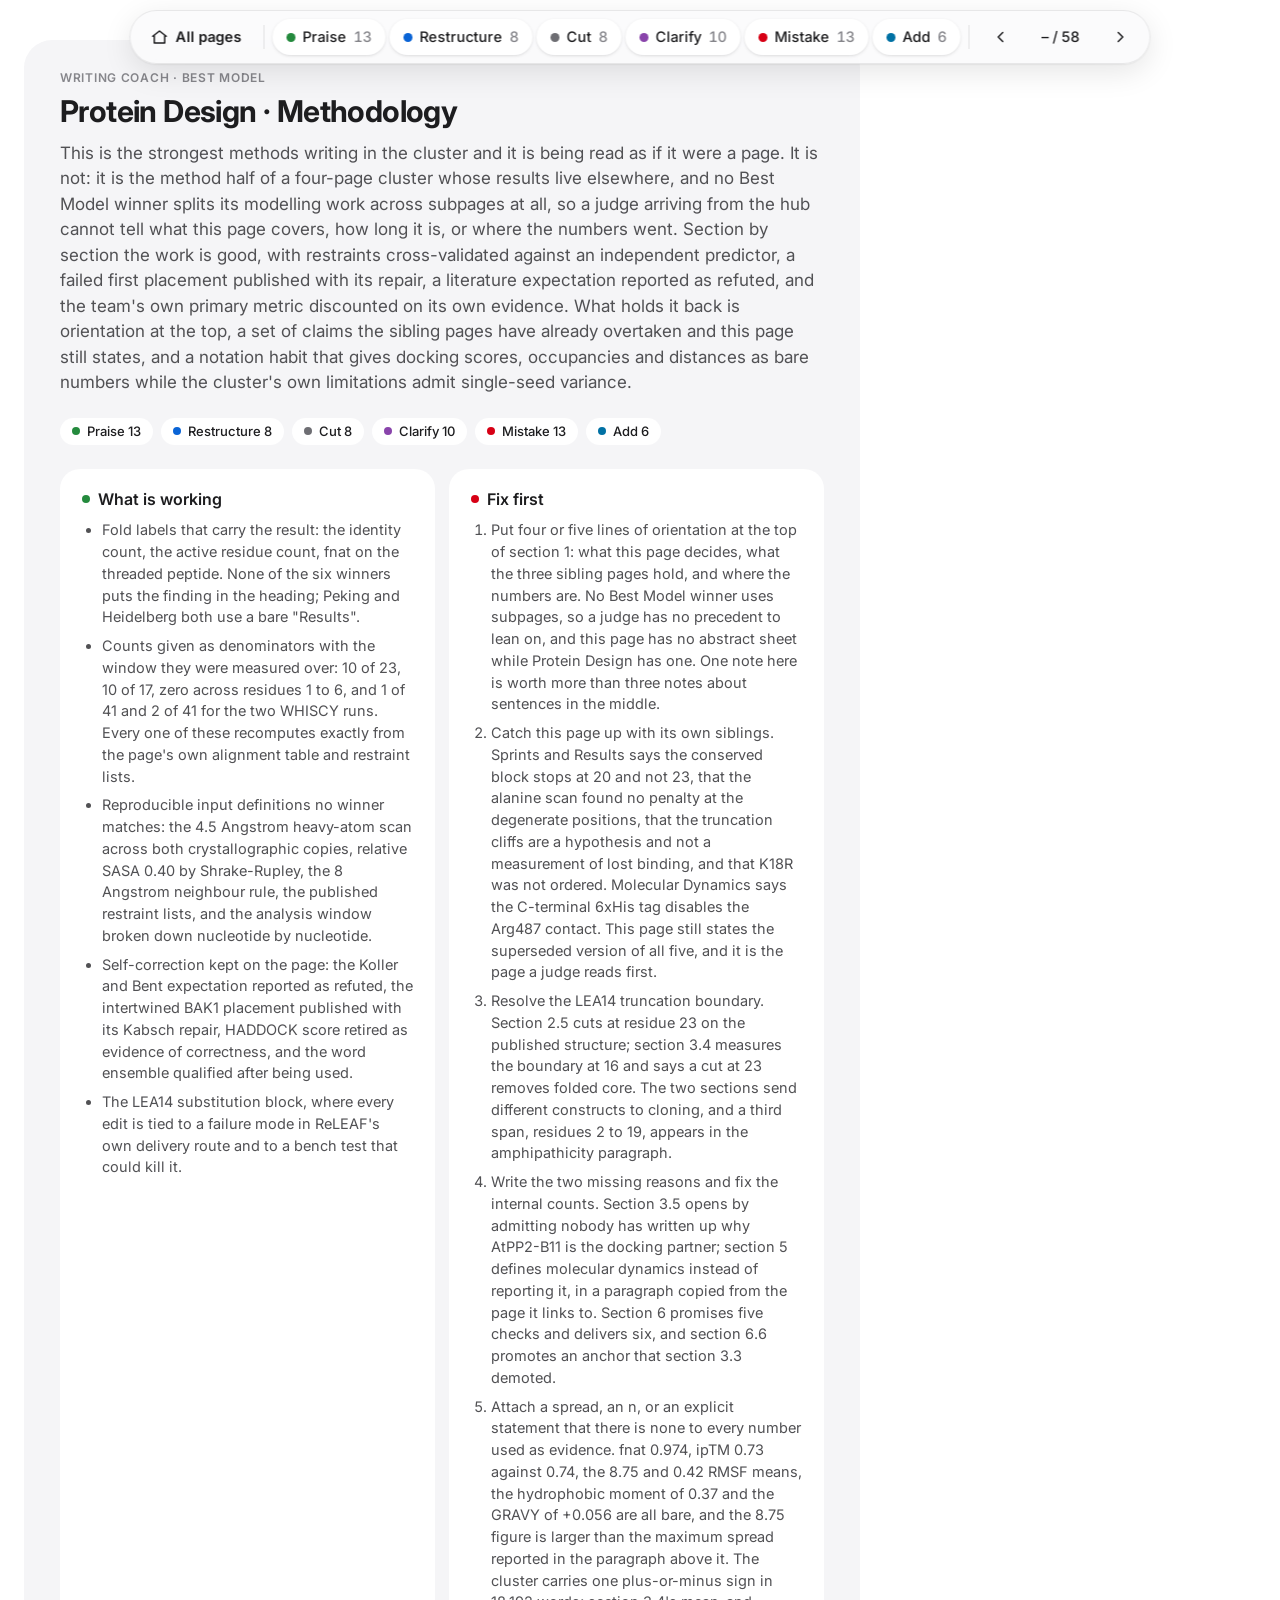
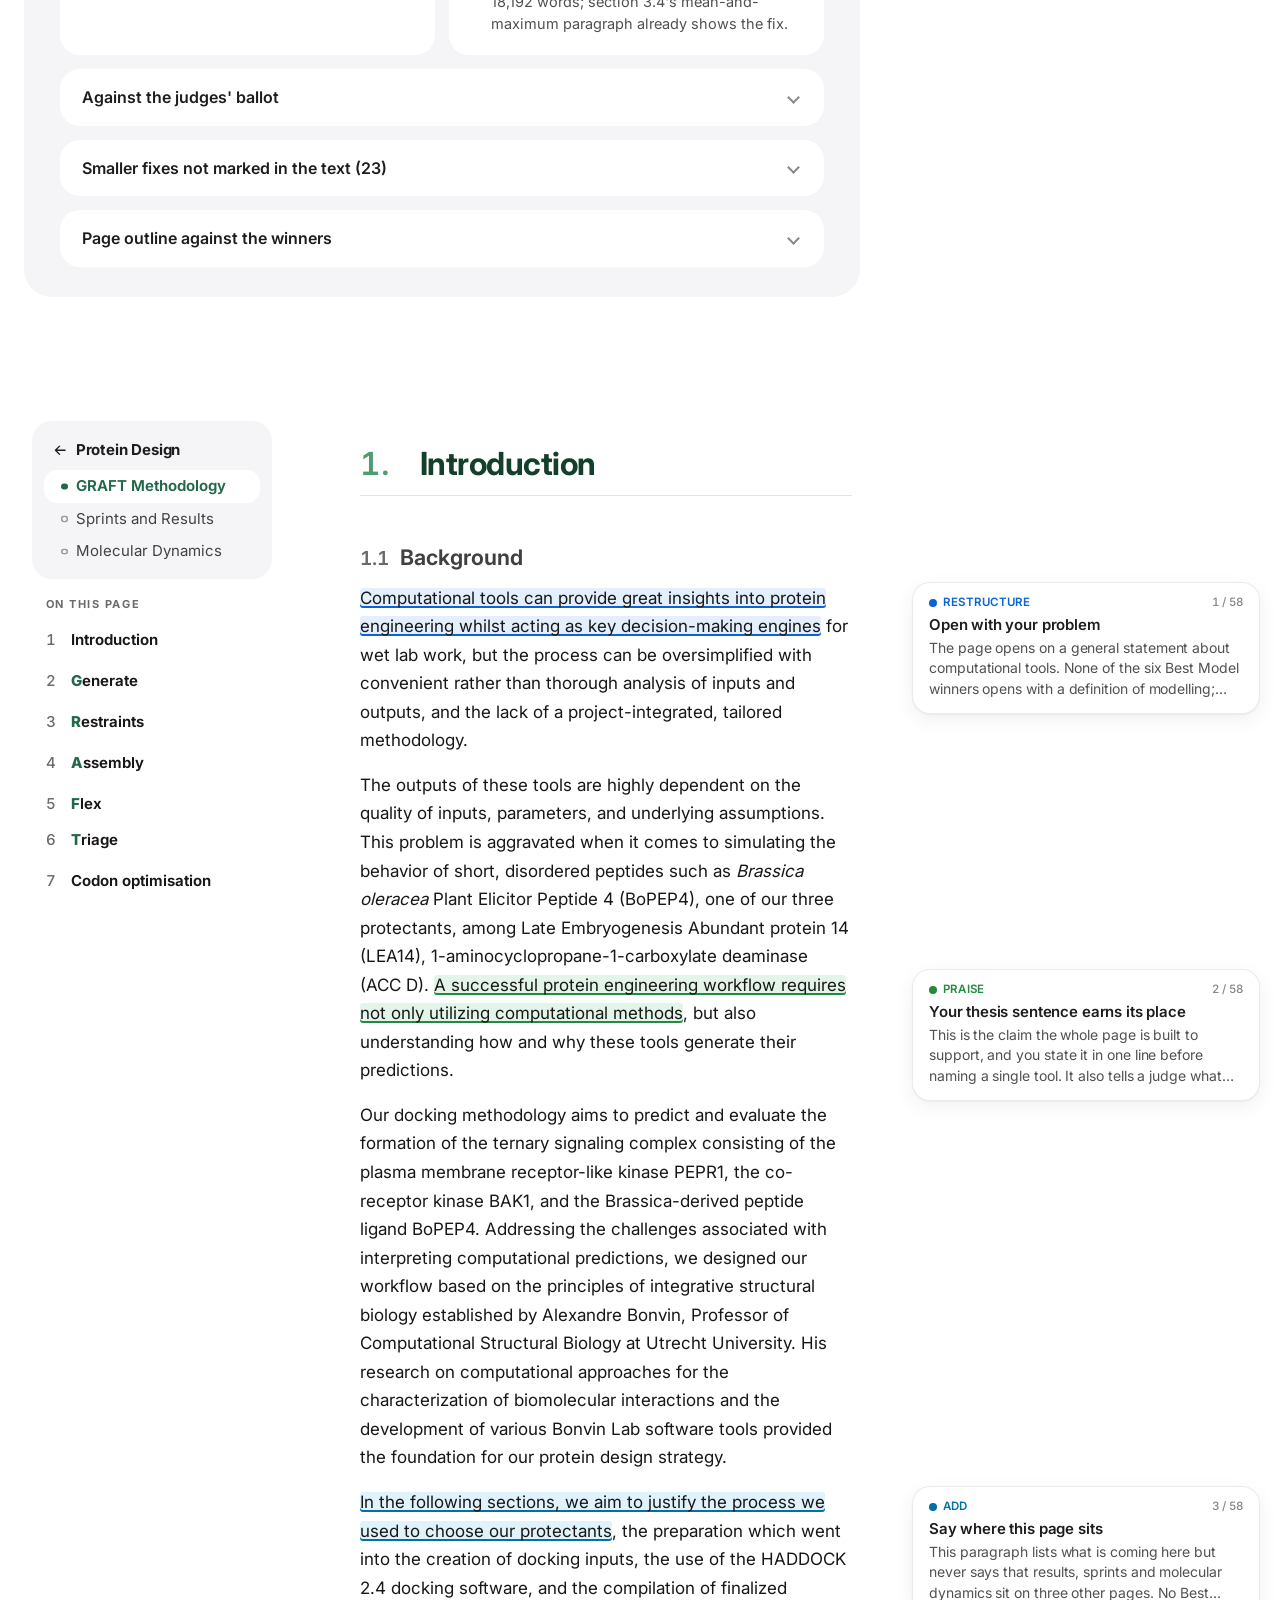
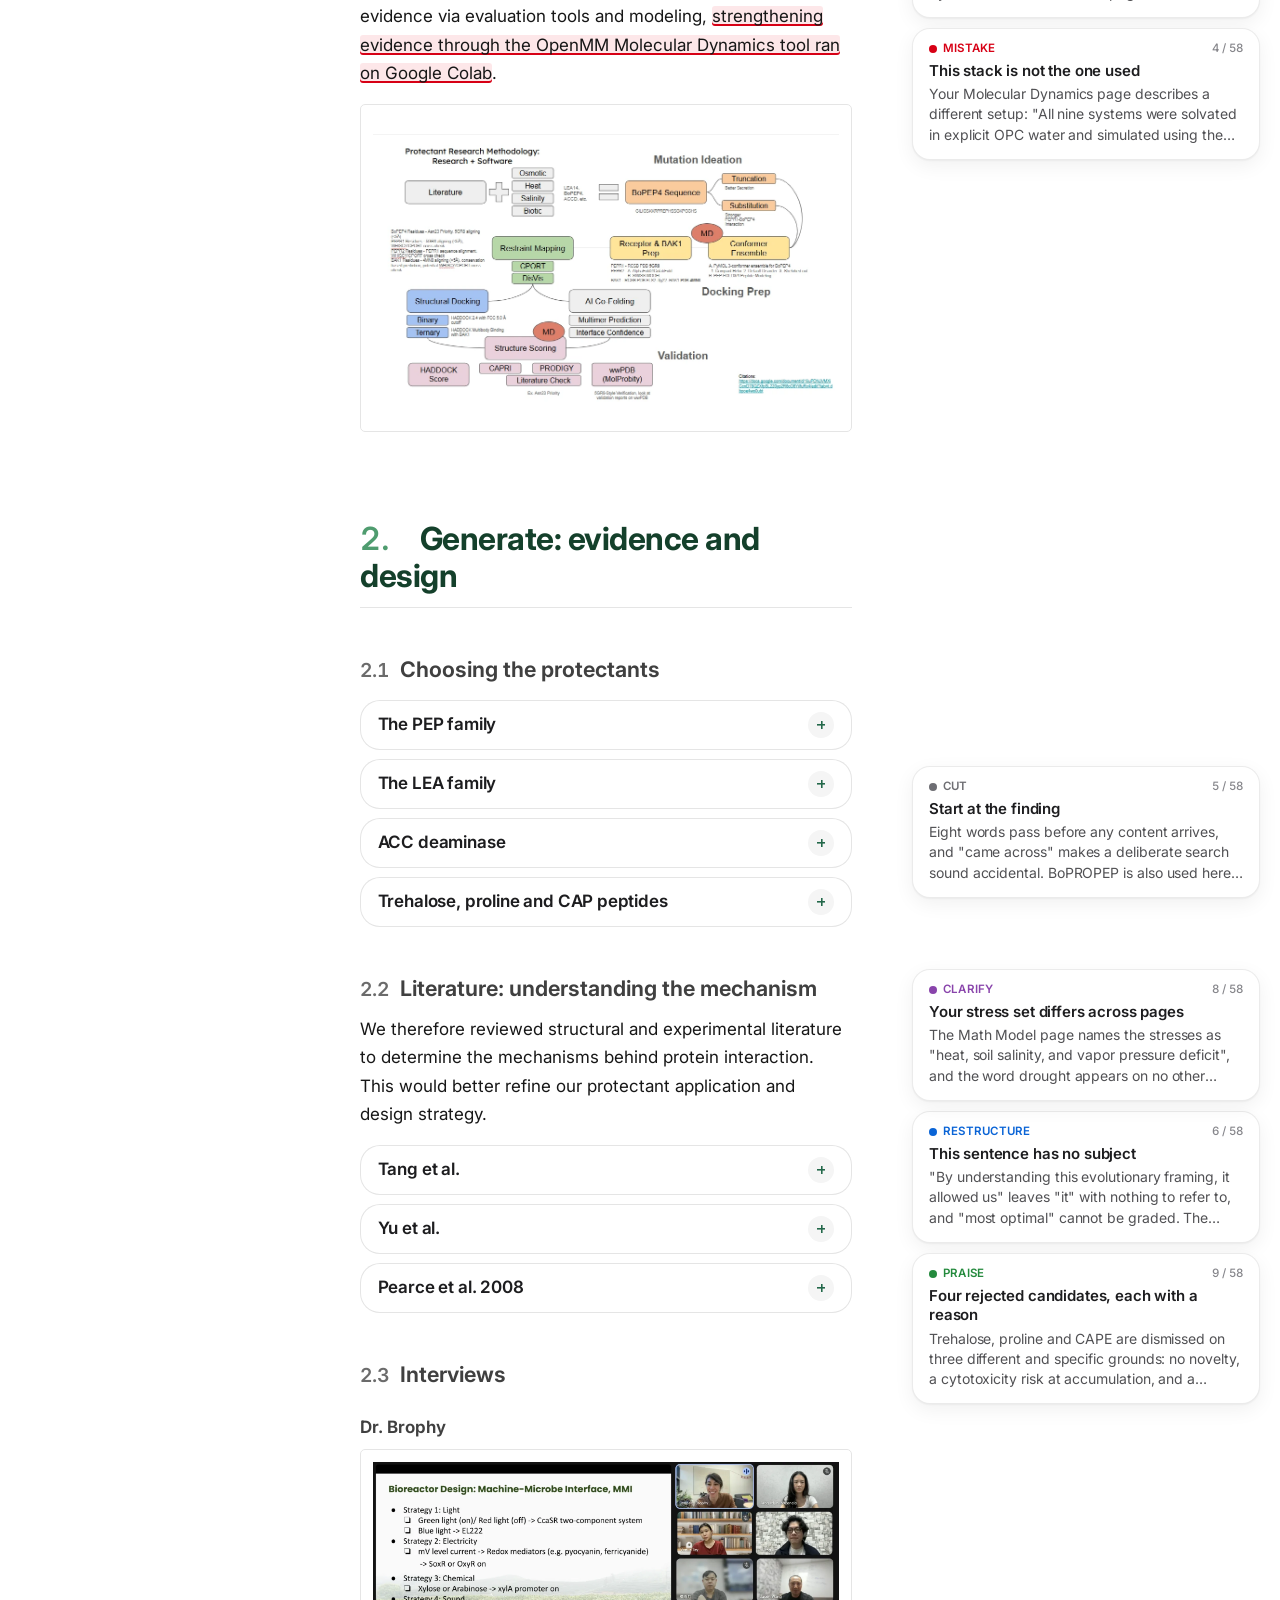
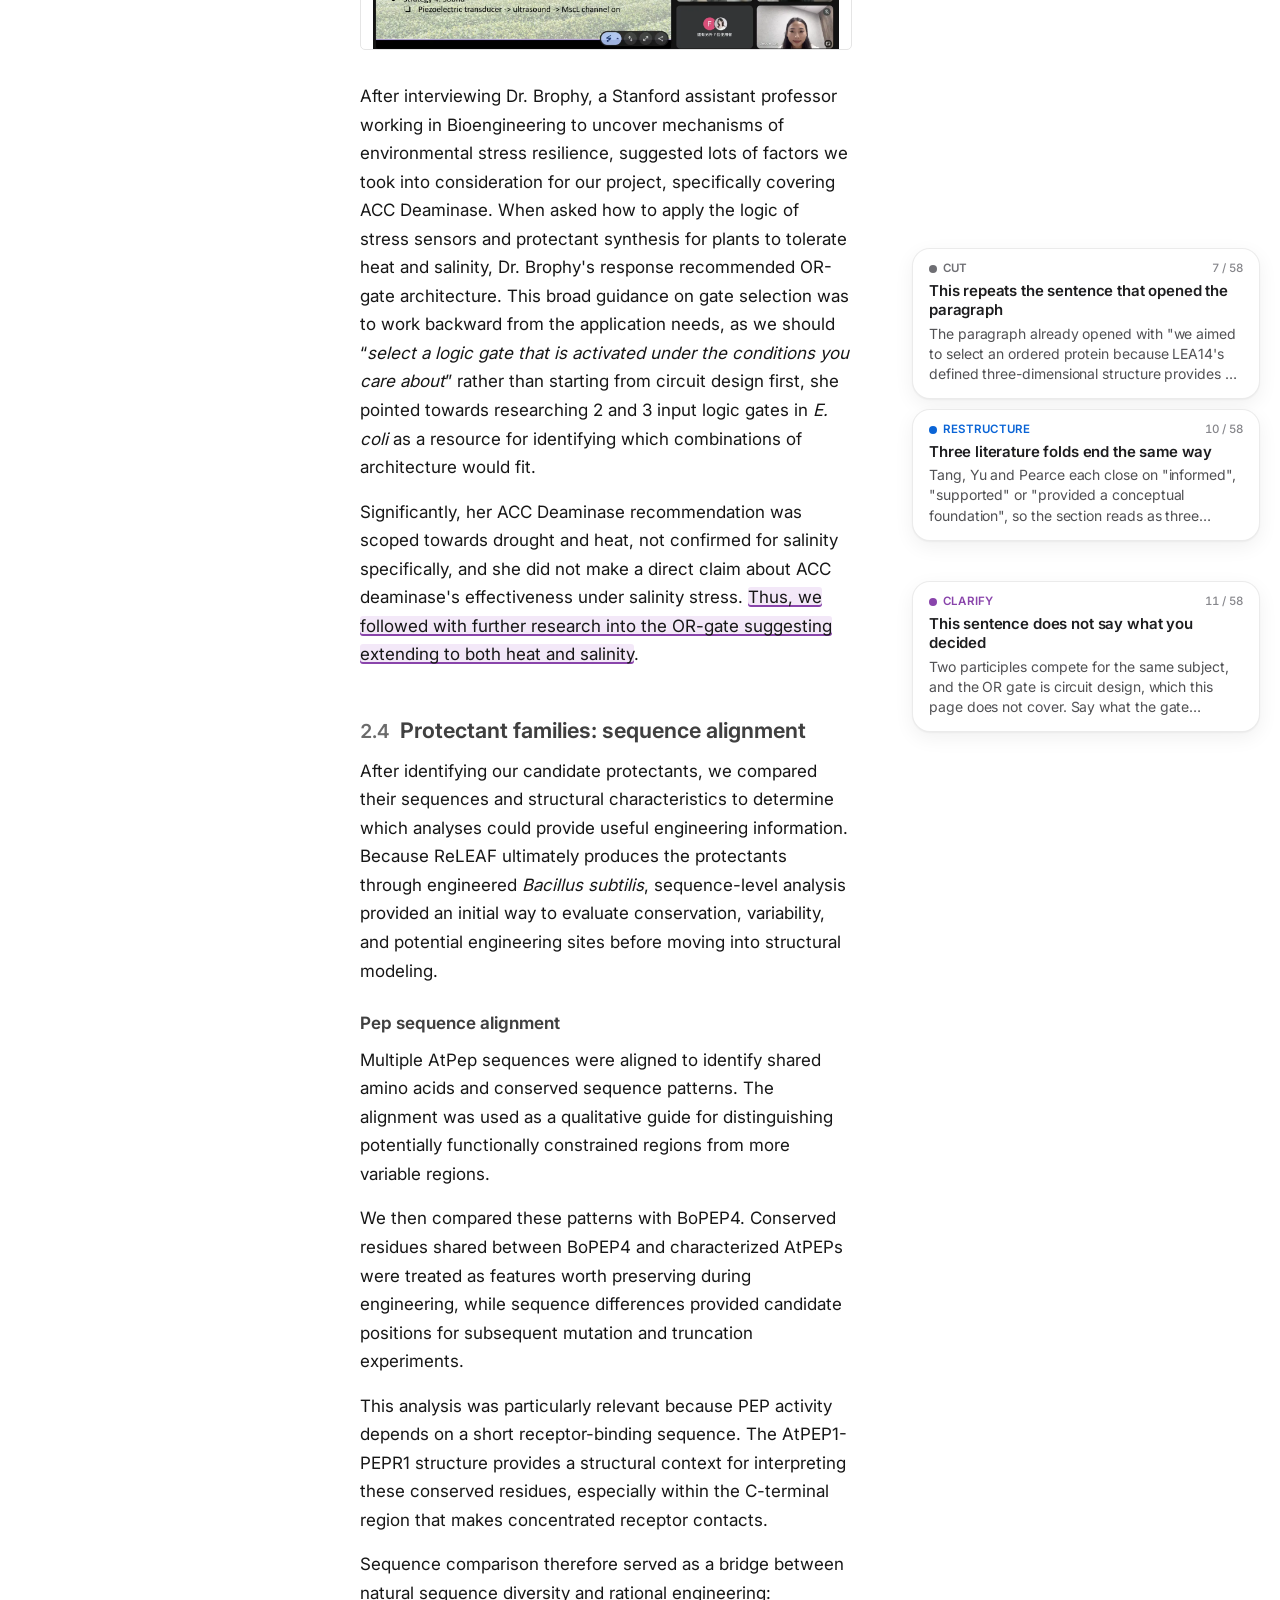
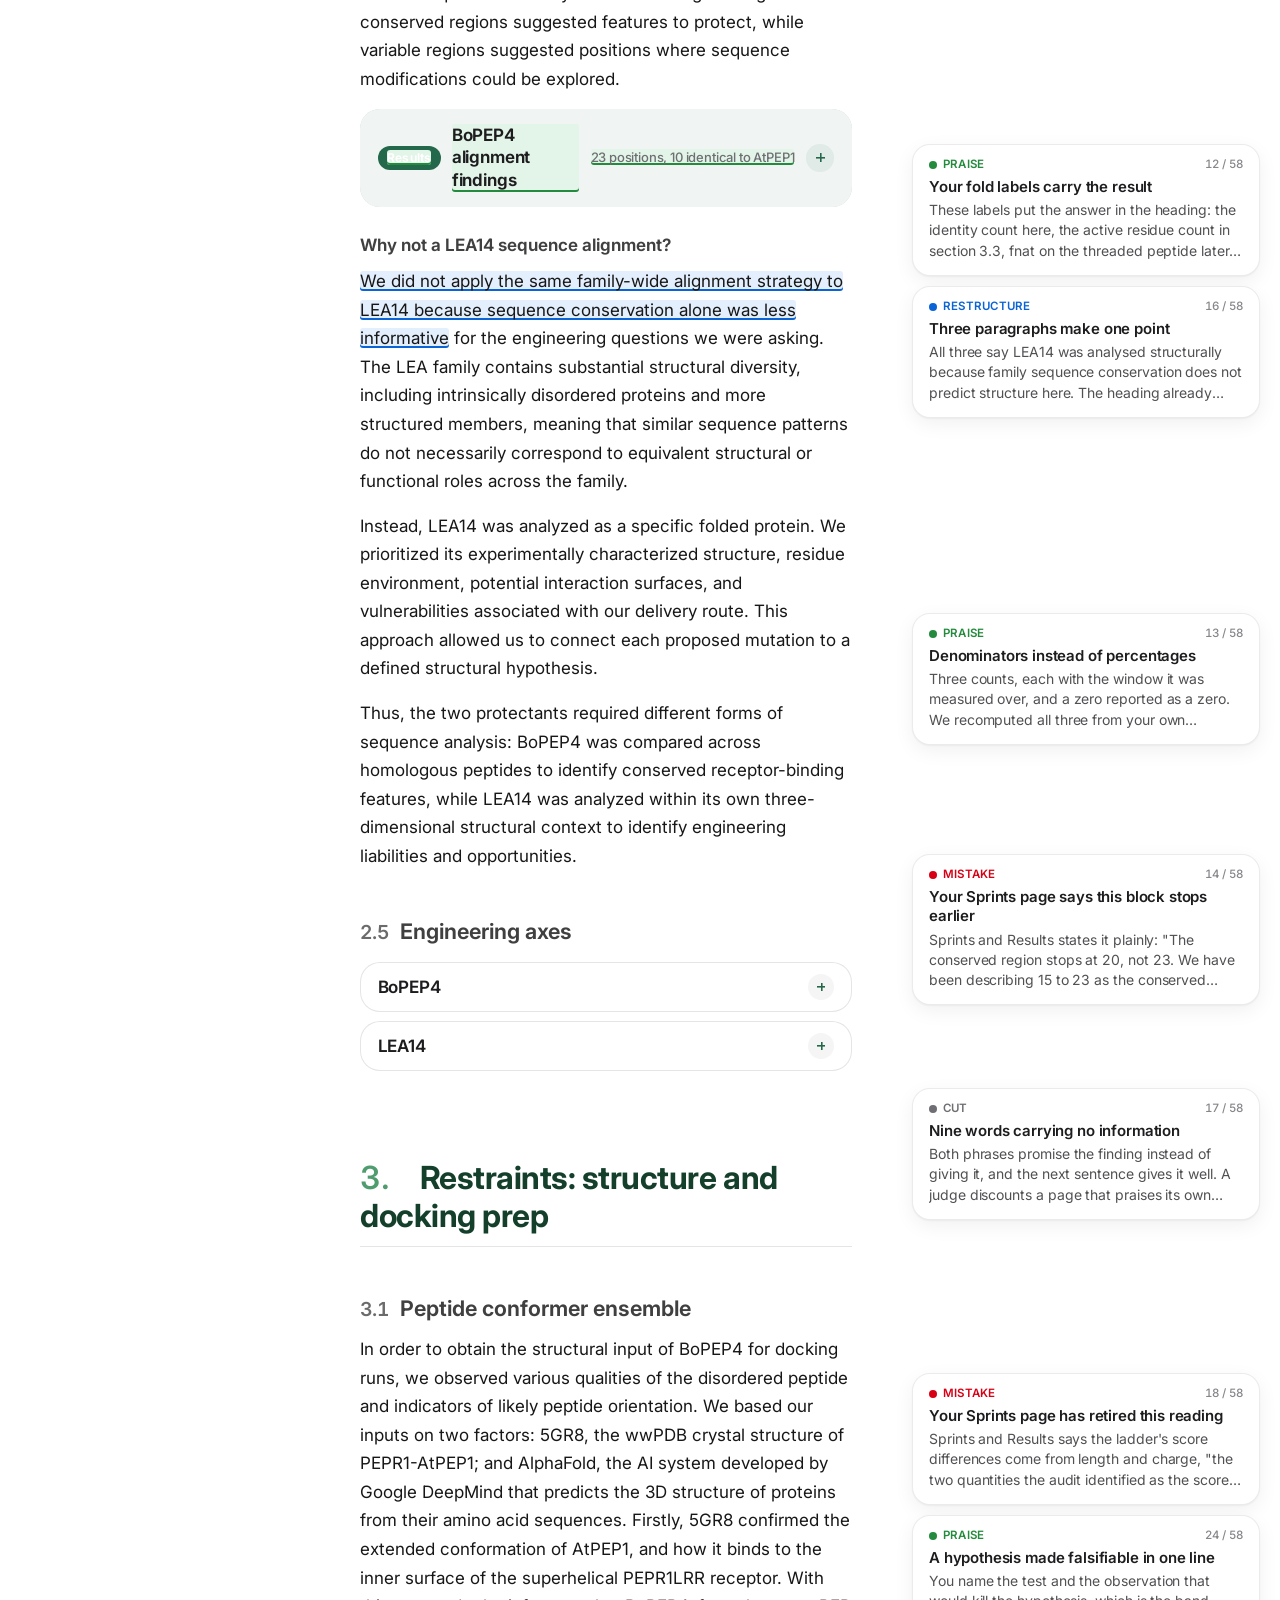
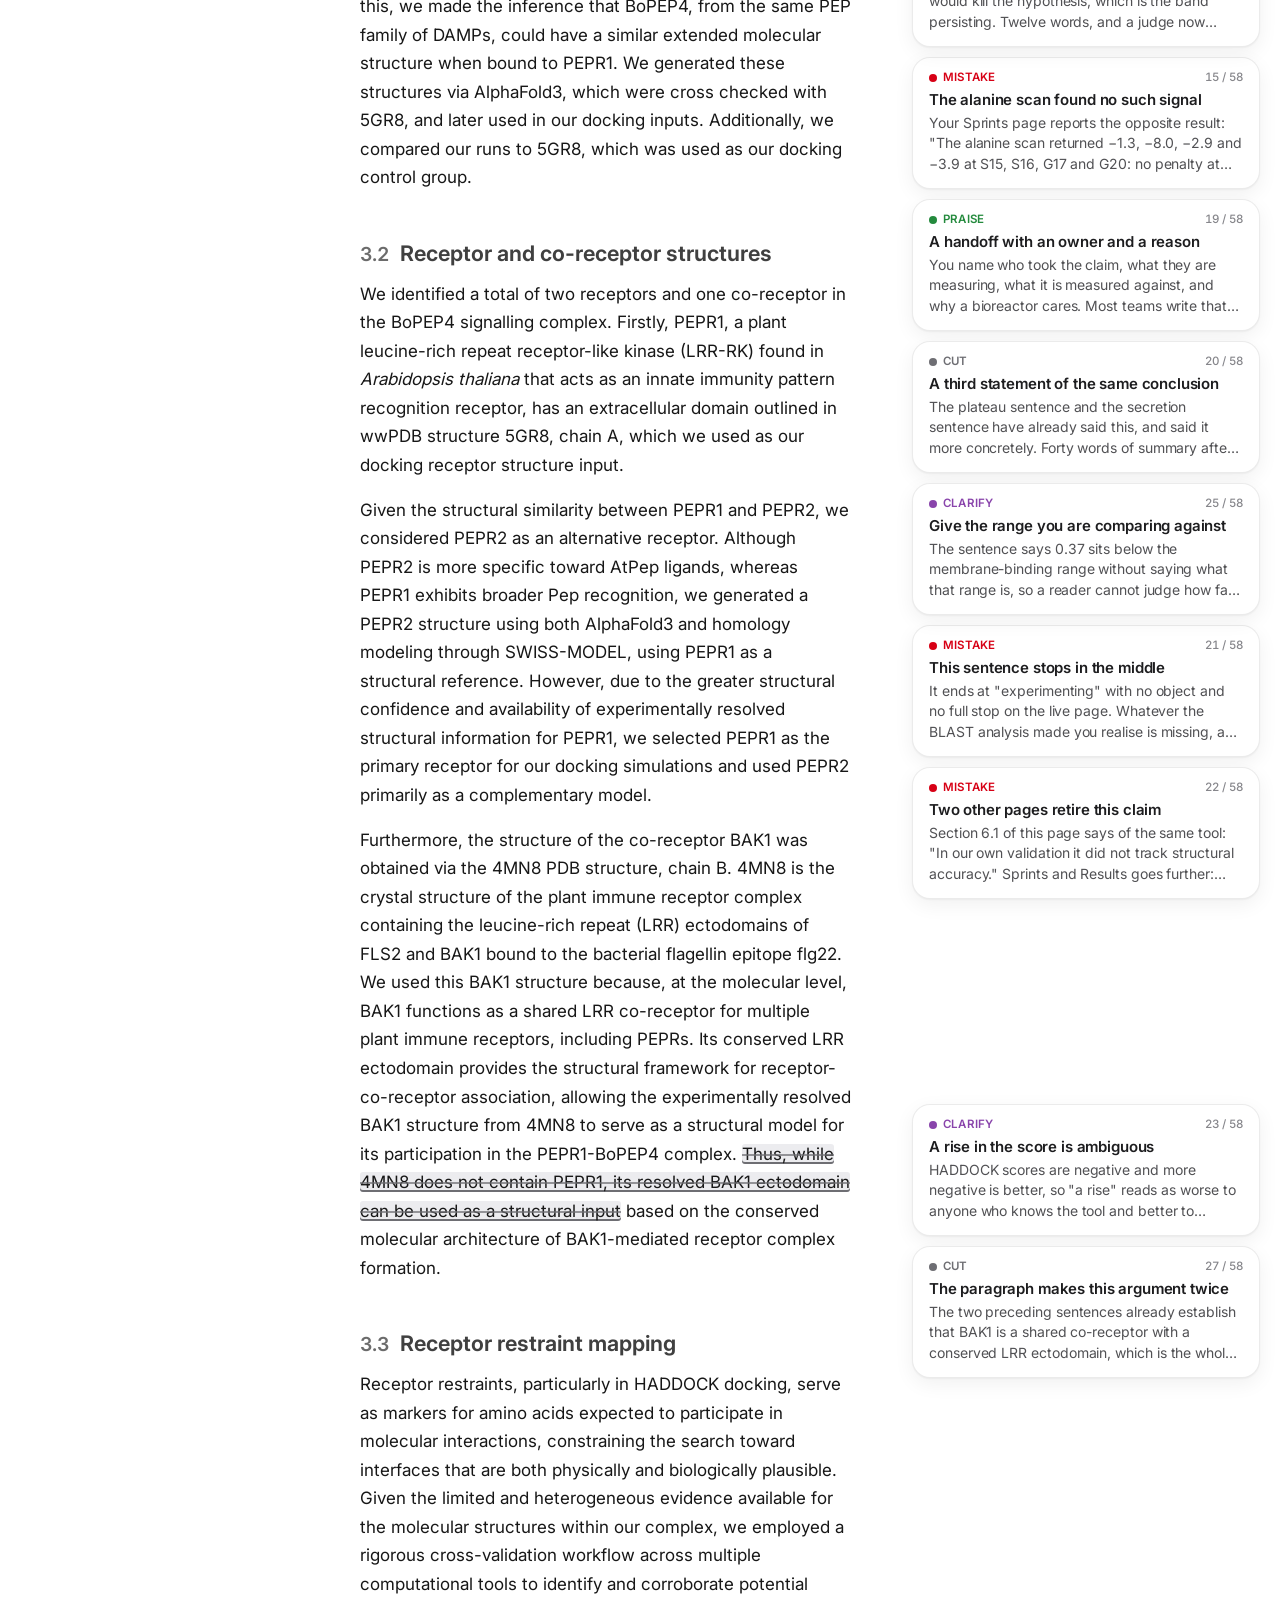
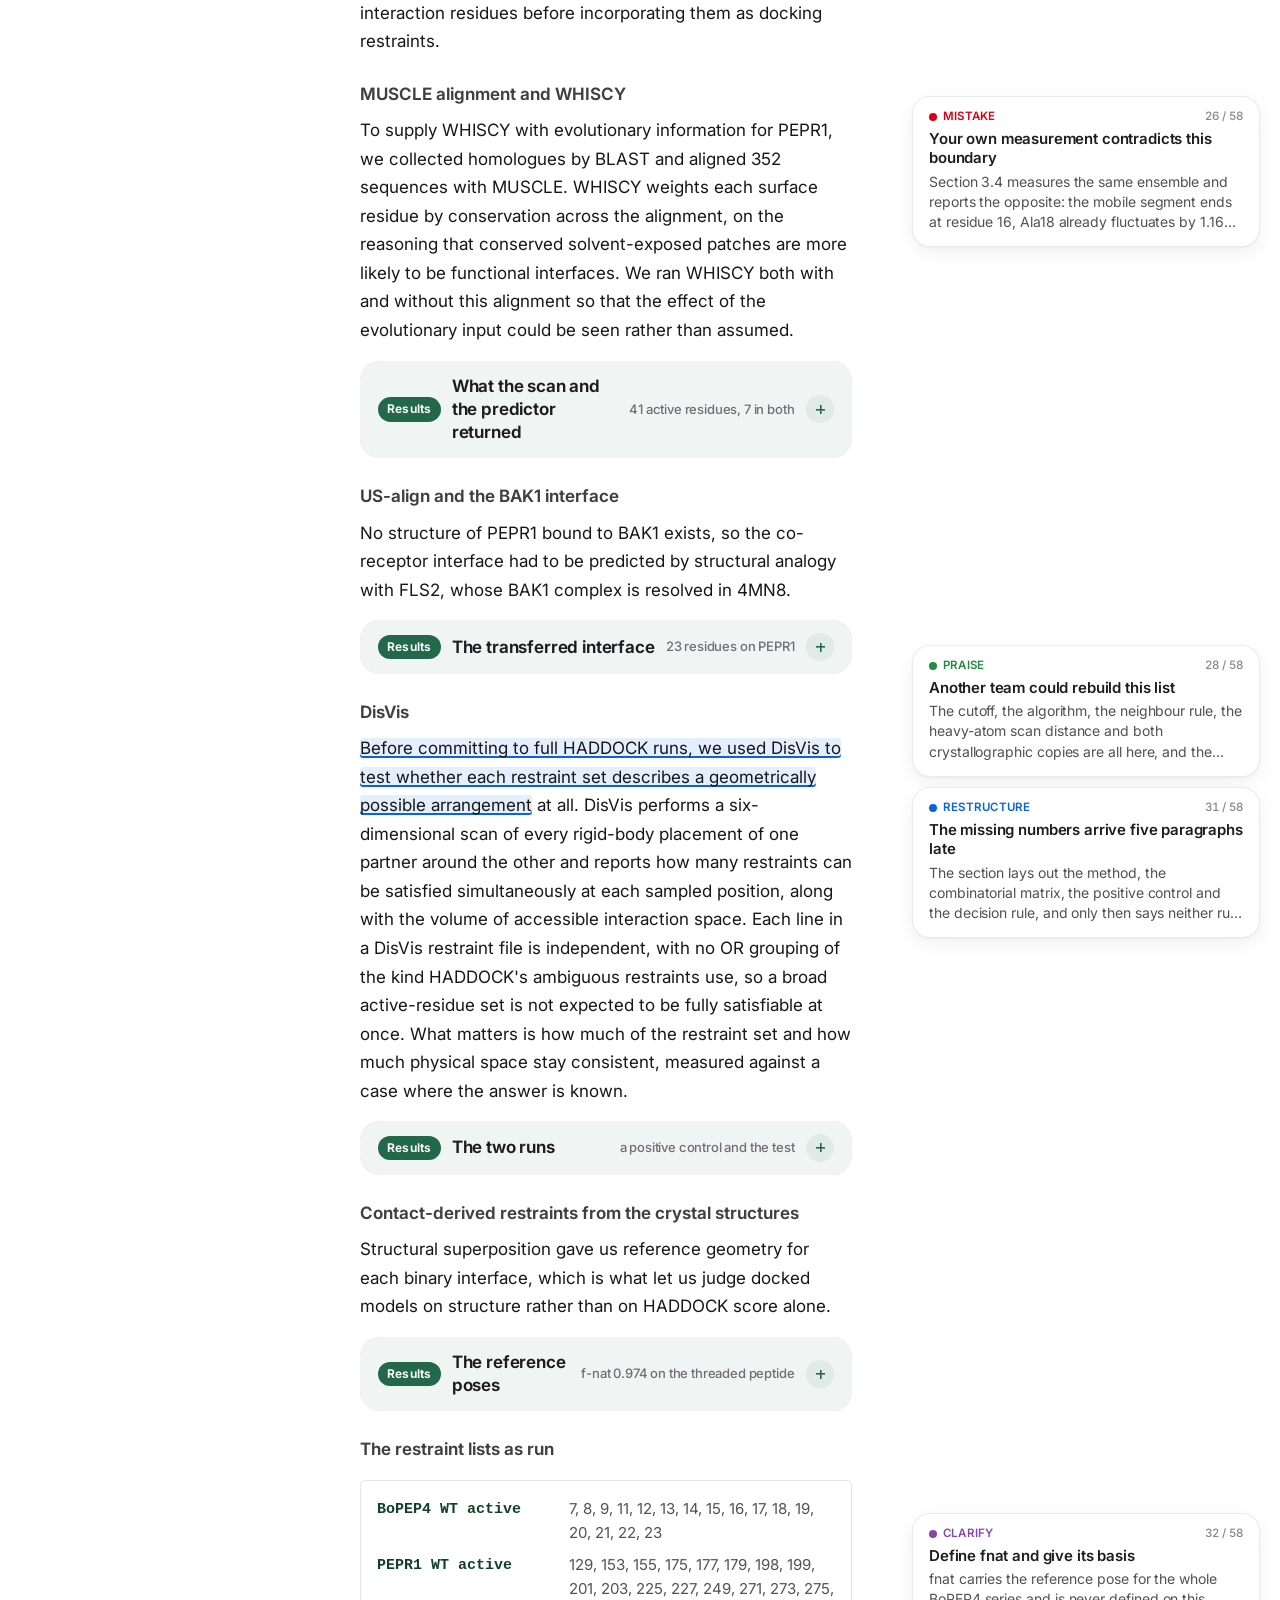
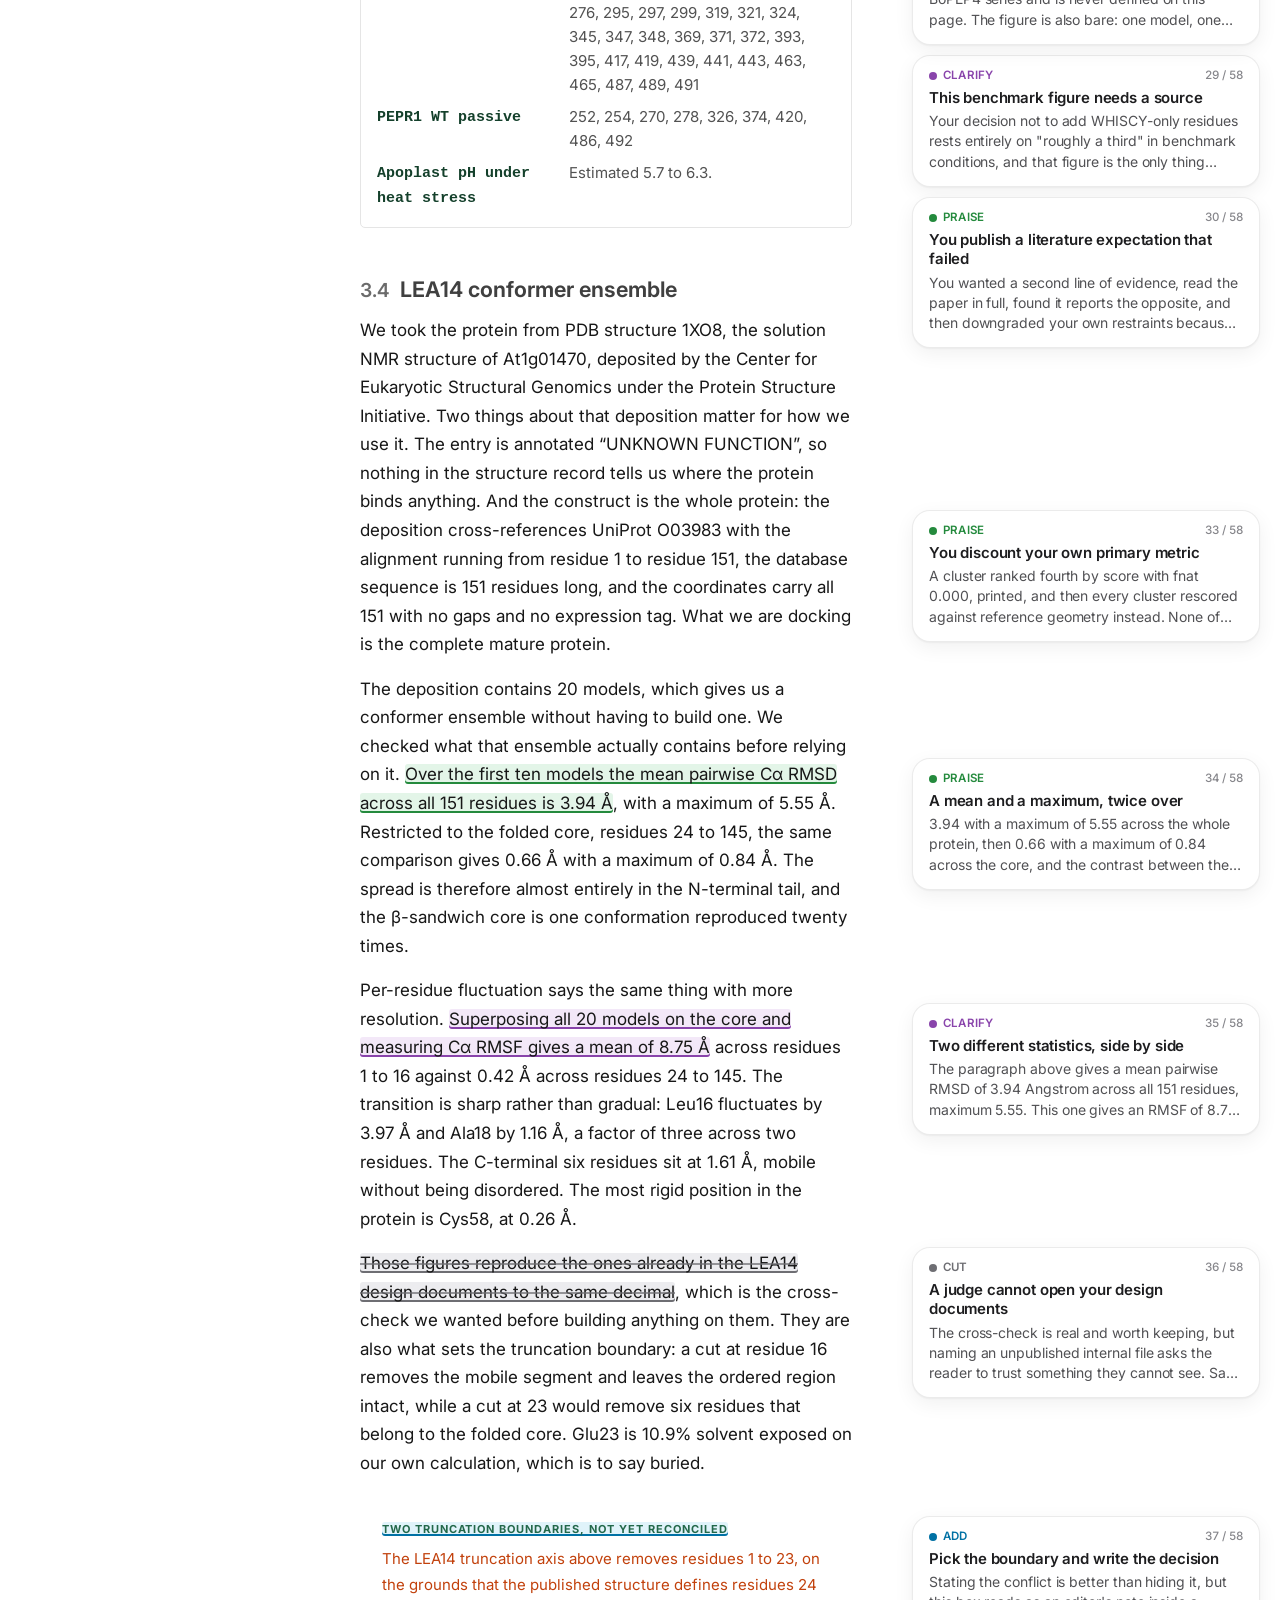
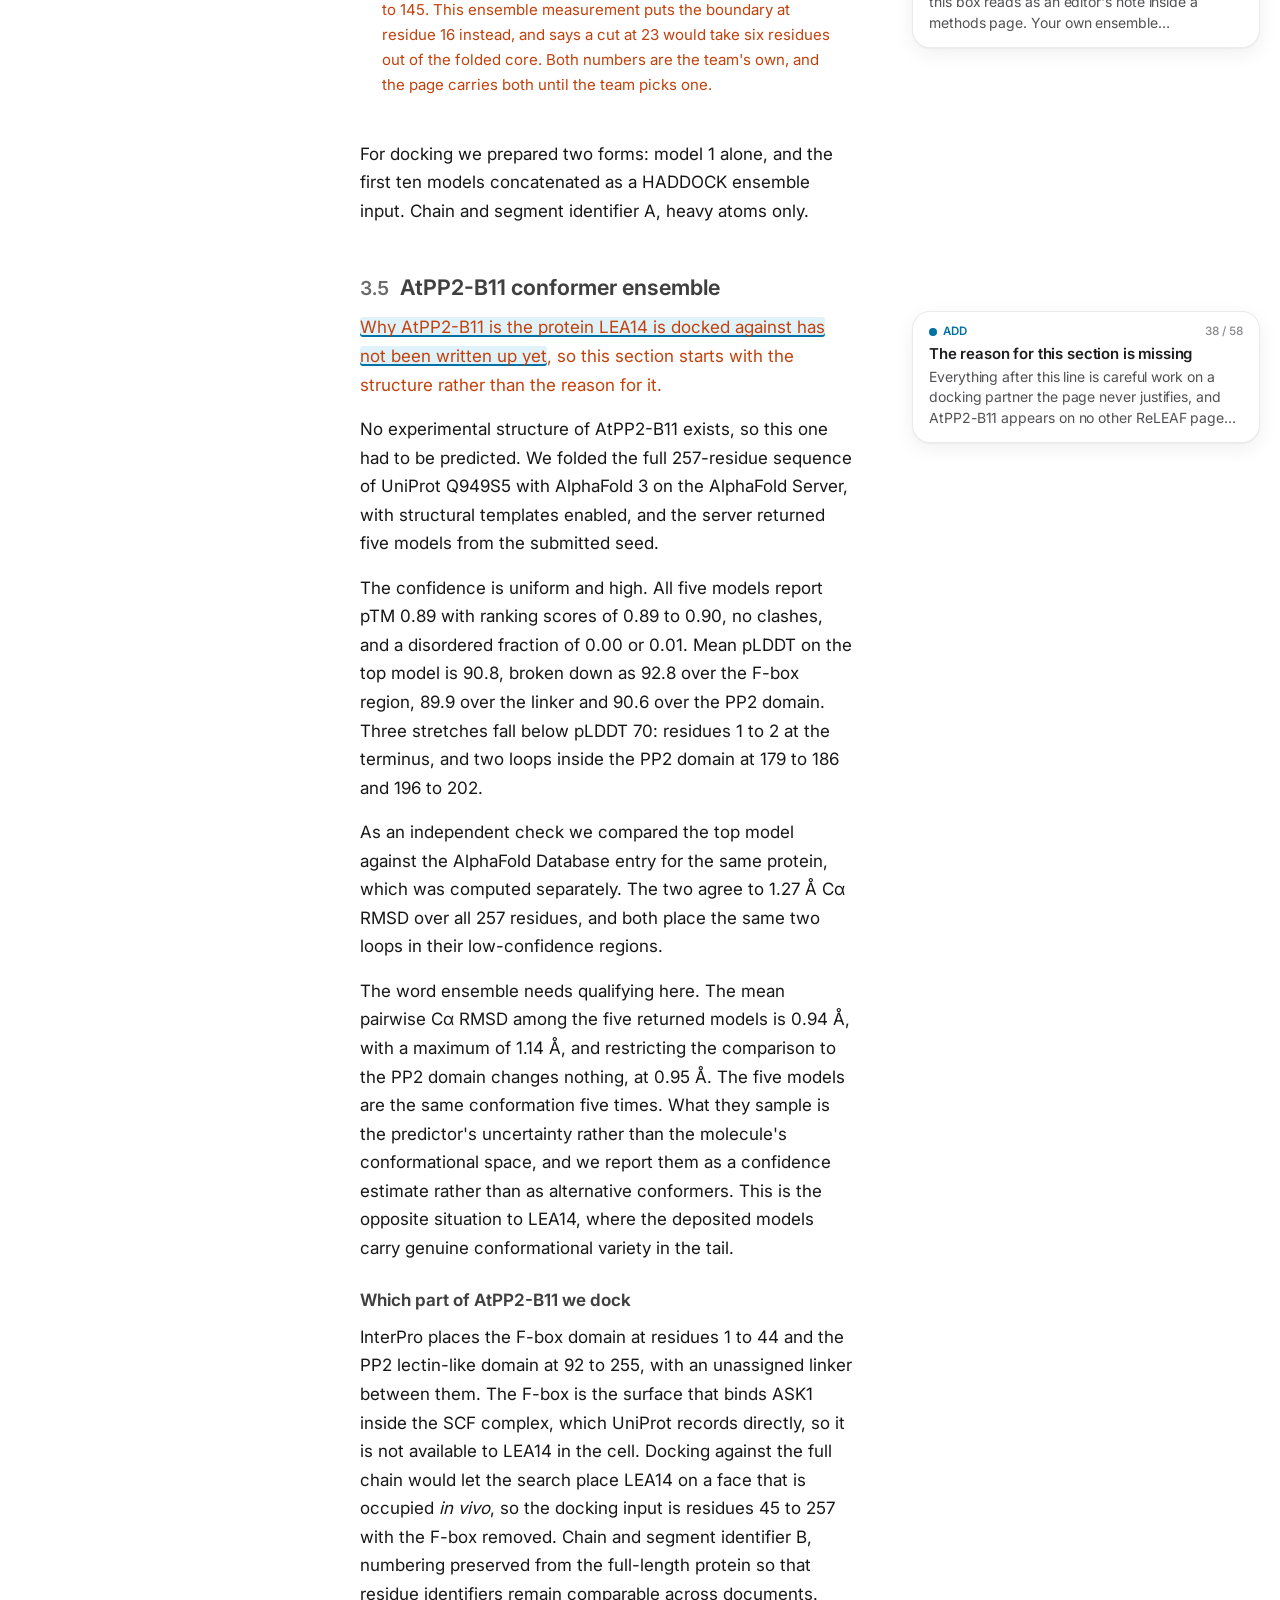
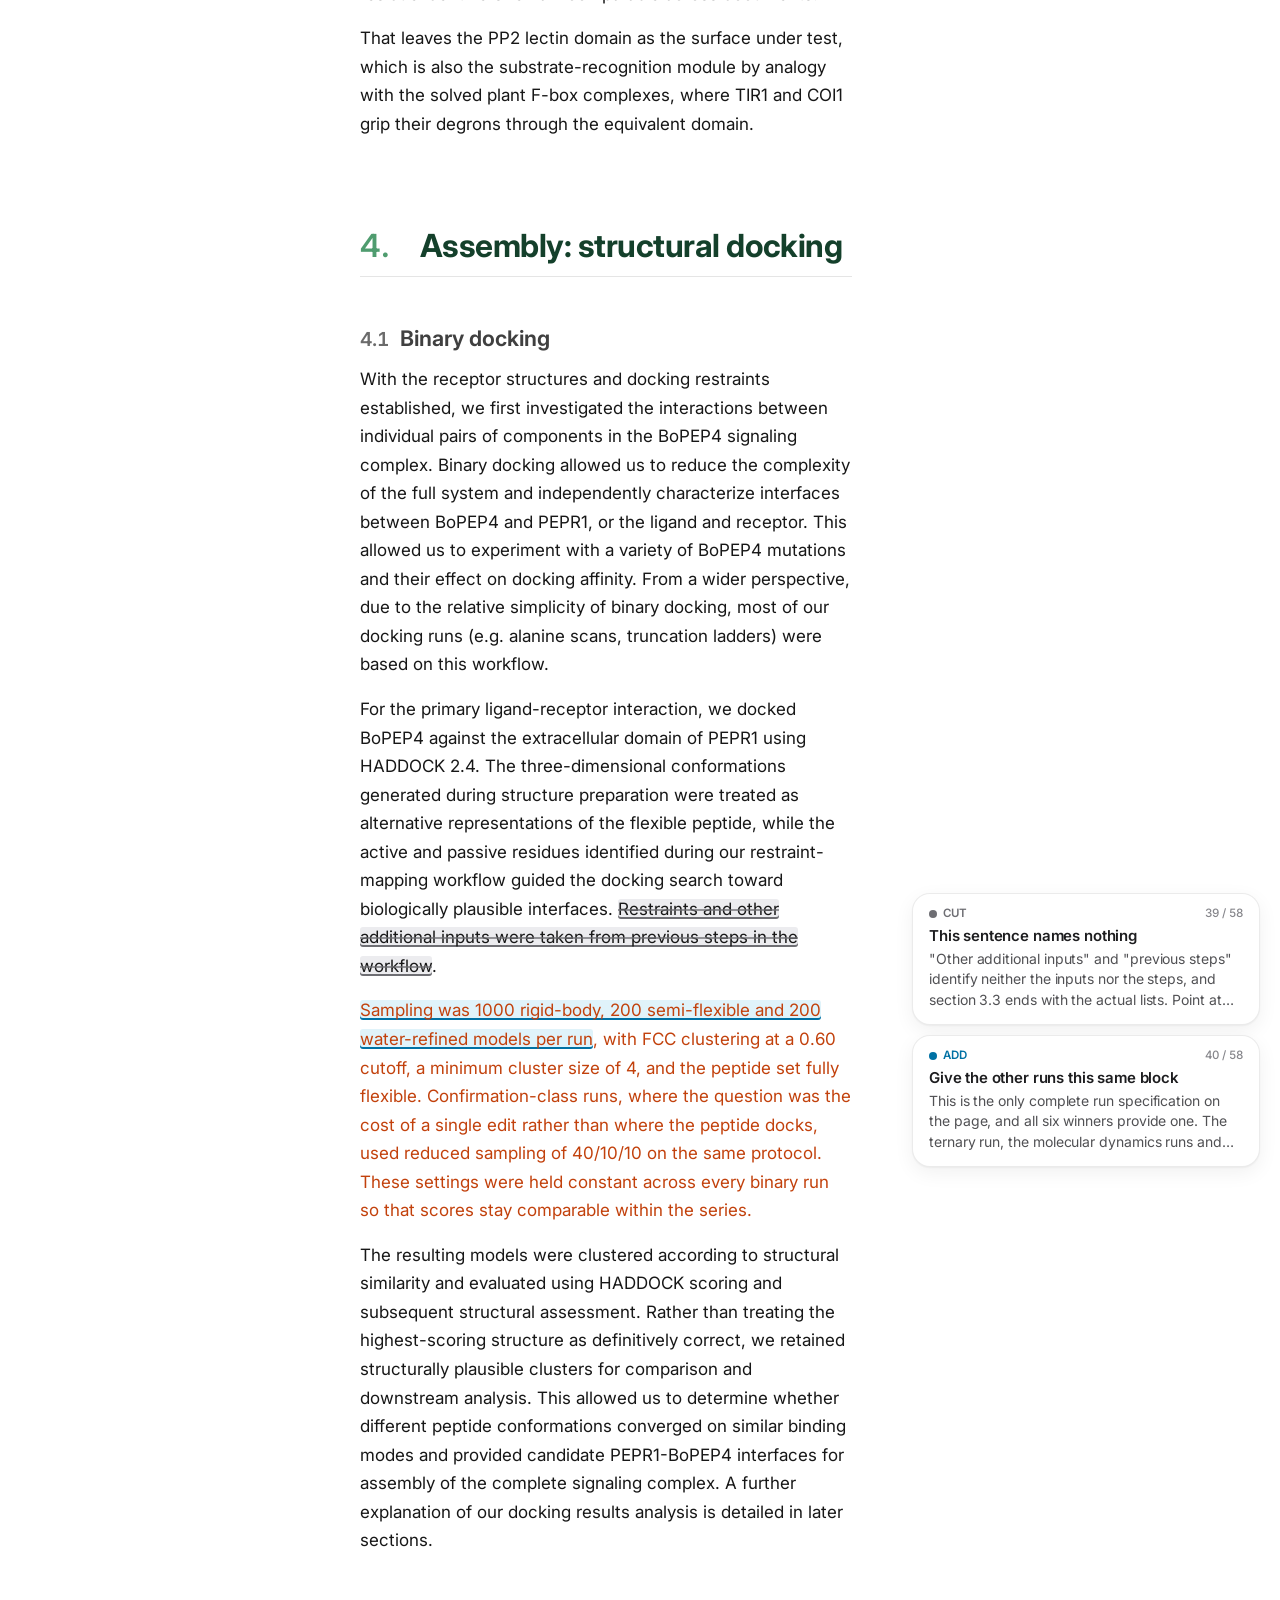
<file: docs/protein-design/methodology/index.html>
<!DOCTYPE html>
<html lang="en">
<head>
  <meta charset="utf-8" />
  <meta name="viewport" content="width=device-width, initial-scale=1" />
  <title>GRAFT Methodology | Protein Design | ReLEAF &middot; iGEM 2026</title>
  <meta name="description" content="GRAFT, the methodology ReLEAF built around one of its three protectants: Generate, Restraints, Assembly, Flex and Triage, with family selection, sequence alignment, engineering axes, restraint mapping, docking, the five triage checks and codon optimisation for secretion." />
  <link rel="icon" href="../../assets/img/logo.png" />
  <link rel="stylesheet" href="../../assets/css/tokens.css" />
  <link rel="stylesheet" href="../../assets/css/nav.css" />
  <link rel="stylesheet" href="../../assets/css/page.css" />
  <link rel="stylesheet" href="../../assets/vendor/katex/katex.min.css" />
  <link rel="stylesheet" href="../../assets/css/engage.css?v=1010seg" />
  <link rel="stylesheet" href="../protein.css?v=202610107" />
  <link rel="stylesheet" href="../../coach/coach.css?v=1013123602" />
</head>
<body class="engage pd">
<!--
  SOURCE. Built 28 September 2026 from "Methodology Writing.docx"
  (0928 wiki / Wiki Pages / Wiki / Drylab / Protein Design / 1. Methodology
  Subpage), with the section order taken from "Layout - Protein Design
  Page.docx". Twelve figures come from that same document.

  Where the document leaves a bracketed instruction to itself ("[Insert image
  of 5GR8]"), that is recorded as a declared gap rather than filled with
  something that looks like evidence.

  Two mechanical fixes run through the student text: em and en dashes are
  rewritten as commas, colons or "to", and the peptide names are normalised to
  the spelling the rest of the wiki uses (BoPEP4, AtPEP1), because the same
  molecules are named on six other pages.

  LAYOUT, 8 October 2026. The writing was re-checked against the same document
  and is unchanged; every paragraph in it is on the page. What changed is the
  shell. The six pipeline steps, Generate through Codon optimisation, are now
  the six chapters of a segmented control, the soft layout the Engagement
  pages and
  Integrated Human Practices share (assets/css/engage.css, assets/js/engage.js),
  so a judge meets one step at a time instead of a single very long scroll.

  Each step keeps its own <section id>, so every inbound link still lands, and
  the chapter headings are still h2 with their h3s beneath them, so the
  contents rail still lists the whole page. A link into a chapter that is shut
  opens it; with JavaScript off every chapter is on the page at once.

  10 October 2026. Timmy asked for this page to carry the students' writing and
  nothing else, and to begin at section 1. So the hero plate with its caption,
  the standfirst and the Section / Written by / Last updated / Status list are
  gone, as is the step nav, and every drafted paragraph has been deleted rather
  than recoloured: the six chapter eyebrows, the five section ledes, the
  cross-reference sentences, the written-out balance-score formula (the
  students' own paragraph already states it in words), and the whole Future
  work section, which has no counterpart anywhere in their document.

  The students' document asks, twice, for links into Sprints and Results;
  those are hrefs on their own nouns, "truncation" and "alanine scanning", so
  the sentence stays theirs. Reference 4, ePlant, is now cited by nothing on
  the page; it is left in the list as a work consulted.

  10 October 2026, later. Nothing on this page is ours any more. The two
  provenance lines under the pipeline and alignment figures were the last
  orange on it and Timmy asked for them gone too, so both figures are bare.
  The seventh chapter was renamed from "Packaging for the wet lab and IDT" to
  "Codon optimisation", and its id with it; /protein-design/packaging/ still
  redirects here and now points at the new anchor.

  10 October 2026, later still. Two rules for the three subpages, and this is
  the page they were written for.

  The raw steps are flat. Every step of the method, and every precaution and
  note that belongs to one, is on the page with nothing over it. So the seven
  drop-downs this page used to carry are gone: the three literature readings
  under Generate (Tang, Yu, Pearce, with Pearce's two probes now at h5) and
  the four restraint-mapping tools under Restraints (MUSCLE and WHISCY,
  US-align, DisVis, the contact-derived restraints). Not one word changed, and
  the four tool headings lost the question marks and the subtitles a fold
  summary needs and a heading does not.

  What a step returned on our own protectants opens from a row. Three
  .fold--res drop-downs, shut when the page loads: the BoPEP4 alignment
  findings, the engineering axes for BoPEP4 and LEA14, and the candidate
  variant and MFE figures for the four cargo sequences. The component is
  engage.css's .fold with a modifier in protein.css, so a link into a shut one
  still opens it and it works with no JavaScript.

  GRAFT is named rather than argued. The pipeline is the five letters, so each
  button in the segmented control carries its own: G, R, A, F, T, with a
  middot on Codon optimisation, which is not a GRAFT letter. The second
  chapter is Restraints, which is what the R stands for and what the step
  does, in place of "Docking prep"; its section id is unchanged, so the
  /protein-design/restraints/ redirect still lands. The page is titled GRAFT
  Methodology, here and in the section nav on all three subpages.

  10 October 2026, last pass. No horizontal tabs anywhere on this page.

  The segmented control is gone. The six steps are six ordinary sections in
  document order, numbered 2 to 7 by page.js, so the page is one scroll and
  the contents rail is the only switch. Each section keeps its pl-N class,
  which is where the folds inside it get their colour.

  Four tab strips became vertical toggle lists (.folds--stack of
  .fold--case), one row per case: the four protectant families, the two
  protectants under Engineering axes, and the two figure sets under Codon
  optimisation, which are now two results folds, Candidate variants and
  Predicted MFE structures, with the four cargo sequences stacked inside
  each. The panel ids are kept on the <details>, so old anchors still land
  and engage.js opens a shut one.

  The outer "The axes, by protectant" results fold went: with the tabs gone
  it was a fold inside a fold, so the two protectants are the toggles now.

  GRAFT is in the rail. Each of the five steps carries data-graft on its own
  h2, and the inline script at the foot of this file wraps that initial in
  the rail label and colours it with the step's own colour. The rail still
  numbers the sections 1 to 7; the letter is a mark inside the label, not a
  replacement for the number.

  10 October 2026, after that. Three more, all Timmy's.

  The three literature readings are toggles now. Tang, Yu and Pearce were
  unfolded earlier the same day under "the raw steps stay flat", but the page
  was still too long and a reading of someone else's paper is background
  rather than a step of ours, so they join the protectant families as a
  .folds--stack above them. Pearce's two probes keep their h5s inside its
  body. That took the page from 16,055 to about 15,300 at 1280.

  The Dr. Brophy section carries the photograph of that meeting: the 18 April
  video call, which is the only Brophy meeting and the first photograph of
  it, reused from the Integrated Human Practices record rather than copied
  into a second file. The slide on screen is the one about signalling the
  bacteria by light, electricity, chemical and sound, which is the
  conversation this section is about. No caption: the three subpages carry
  none, and the alt text says what it shows.

  Its frame is .fig--meet, a 49:20 box added to protein.css. The photograph
  is 2.45:1, which falls between the 3:2 chart frame and the 7:2 strip, and
  in either of those the mat was wider than the picture.

  One colour for every toggle. The folds took the --pl of the step they sat
  in, so scrolling down this page meant meeting a slate row, then a green
  one, then amber, then purple, and the control read as four different
  controls. protein.css now sets --tg once on .pd and both fold flavours use
  it, including the focus ring, which engage.css drew in --pl. The step
  colours stay on the headings and the section marks, where they identify the
  step rather than the control.

  10 October 2026, later. Timmy said it was hard to get back to the section
  homepage once inside a subpage, so .secnav sits at the head of the rail
  column (.railcol in protein.css): the section name as a back row, then the
  three subpages with this one marked, pinned with the contents on a wide
  screen and sitting above the folded contents on a narrow one. It costs the
  page no vertical space, which is why it is there and not across the top.
-->

  <div id="site-nav" data-base="../../" data-tab="drylab" data-page="protein-design"></div>
  <div class="sitenav-spacer"></div>



  <div class="pagewrap">
    <div class="railcol">

      <nav class="secnav pl-1" aria-label="Protein Design section">
        <a class="secnav__home" href="../"><svg viewBox="0 0 24 24" fill="none" stroke="currentColor" stroke-width="2" stroke-linecap="round" stroke-linejoin="round" aria-hidden="true" focusable="false"><path d="M19 12H5M11 6l-6 6 6 6"/></svg>Protein Design</a>
        <ul class="secnav__list">
            <li><a href="./" aria-current="page">GRAFT Methodology</a></li>
            <li><a href="../sprints/">Sprints and Results</a></li>
            <li><a href="../molecular-dynamics/">Molecular Dynamics</a></li>
        </ul>
      </nav>

      <details class="toc" open>
        <summary>Contents</summary>
        <div class="toc__inner"><p class="toc__title">On this page</p></div>
      </details>

    </div>

    <main class="pagebody">

      <h1 class="visually-hidden">GRAFT Methodology</h1>

      <!-- ==================================================== 1 · BACKGROUND -->
      <section class="sec" id="introduction">
        <h2>Introduction</h2>

        <h3 id="background">Background</h3>

        <p>Computational tools can provide great insights into protein engineering whilst acting as key decision-making engines for wet lab work, but the process can be oversimplified with convenient rather than thorough analysis of inputs and outputs, and the lack of a project-integrated, tailored methodology.</p>

        <p>The outputs of these tools are highly dependent on the quality of inputs, parameters, and underlying assumptions. This problem is aggravated when it comes to simulating the behavior of short, disordered peptides such as <i>Brassica oleracea</i> Plant Elicitor Peptide 4 (BoPEP4), one of our three protectants, among Late Embryogenesis Abundant protein 14 (LEA14), 1-aminocyclopropane-1-carboxylate deaminase (ACC D). A successful protein engineering workflow requires not only utilizing computational methods, but also understanding how and why these tools generate their predictions.</p>

        <p>Our docking methodology aims to predict and evaluate the formation of the ternary signaling complex consisting of the plasma membrane receptor-like kinase PEPR1, the co-receptor kinase BAK1, and the Brassica-derived peptide ligand BoPEP4. Addressing the challenges associated with interpreting computational predictions, we designed our workflow based on the principles of integrative structural biology established by Alexandre Bonvin, Professor of Computational Structural Biology at Utrecht University. His research on computational approaches for the characterization of biomolecular interactions and the development of various Bonvin Lab software tools provided the foundation for our protein design strategy.</p>

        <p>In the following sections, we aim to justify the process we used to choose our protectants, the preparation which went into the creation of docking inputs, the use of the HADDOCK 2.4 docking software, and the compilation of finalized evidence via evaluation tools and modeling, strengthening evidence through the OpenMM Molecular Dynamics tool ran on Google Colab.</p>

        <figure class="fig fig--chart wide">
          <div class="fig__frame">
            <img src="../../assets/img/protein-design/graft-pipeline.webp"
                 alt="Flow chart of the protectant research methodology. Literature and four stress categories feed protectant selection; the BoPEP4 sequence feeds mutation ideation on truncation and substitution axes; restraint mapping, receptor and BAK1 preparation and a conformer ensemble feed structural docking and AI co-folding; molecular dynamics and structure scoring feed validation by HADDOCK score, CAPRI, PRODIGY, literature check and wwPDB MolProbity."
                 width="1002" height="577" loading="lazy" decoding="async" />
          </div>
        </figure>

      </section>

      <!-- ========================================== 2 to 7 · THE PIPELINE -->
      <section class="sec pl-1" id="generate">
        <h2 data-toc="Generate" data-graft="G">Generate: evidence and design</h2>

        <h3 id="choosing-the-protectants">Choosing the protectants</h3>

        <div class="folds folds--stack">
          <details class="fold fold--case" id="fam-pep">
            <summary>The PEP family</summary>
            <div class="fold__body">
            <p>In the process of selecting protectants, we came across the BoPROPEP family tree, identifying valuable candidate PEP peptides; including BoPEP4, AtPEP1, and AtPEP3. This information led us to identify a family tree across various species, including Brassica, letting us place candidates like BoPEP4 in relation to Arabidopsis rather than utilizing the peptide directly from the plant.</p>

            <p>By understanding this evolutionary framing, it allowed us to select the most optimal family with a shared ancestry, who have the tendency to share the same underlying molecular concepts, even when specific triggers may vary. The PEP-family peptides have been perceived by the same pair of receptor kinases (PEPR1 and PEPR2), and the binding of AtPEPs to these receptors is functionally important for the immune response in Arabidopsis. As a result, this receptor recognition mechanism is conserved across the family, making it a reasonable first signal for which candidates are likely to behave similarly; narrowing our list of optimal protectants before any experiments.</p>

            <h4>Why BoPEP4 over AtPEP1?</h4>

            <p>We focused particularly on BoPEP4, while using the better-characterized, receptor interaction verified, <i>Arabidopsis thaliana</i> Pep system as a structural and functional reference.</p>

            <p>Rather than assuming that the most extensively characterized Arabidopsis peptide AtPEP1 would automatically be the optimal engineering target, we examined its various features and characteristics before making a decision. AtPEP1 primarily was known to combat biotic stress, while our project direction looked for a peptide that could combat measurable abiotic stress, an issue well detected by weather data, sensors, dissimilar to the detection of living things. Additionally, drought stress, which after analysis was proven to be prominent in Taiwan, was directly signalled by BoPEP4, increasing its value in the project. This focus on abiotic stress also allows us to evaluate the protectant through direct plant phenotypes, such as root length and biomass. By comparison, assays for biotic stress would require characterization of interactions between the plant and another living organism, introducing additional variables that make the protectant's effects more difficult to isolate and quantify.</p>

            <p>Lastly, the comparatively variable N-terminal region of BoPEP4, alongside its highly conserved C-terminal PEP motif (SSG-x<sub>2</sub>-G-x<sub>2</sub>-N), provides an opportunity for targeted N-terminal mutations while preserving the conserved core of PEP activity. Using the relatively less-studied BoPEP4 as our starting scaffold further allows us to investigate previously less-characterized sequence variants.</p>
            </div>
          </details>
          <details class="fold fold--case" id="fam-lea">
            <summary>The LEA family</summary>
            <div class="fold__body">
            <p>We applied a similar comparative approach to the LEA (Late embryogenesis abundant) protein/peptide family, but the analysis required a different structural perspective. LEA proteins are commonly associated with abiotic-stress responses and can exhibit substantial intrinsic disorder. Unlike compact globular proteins, some LEA proteins can lack a single stable three-dimensional structure under normal conditions and may adopt different conformations depending on their environment or binding partners.</p>

            <p>We therefore distinguished between ordered/globular proteins and intrinsically disordered LEA proteins (IDPs) when considering computational modeling. This distinction was important because mutation methods designed for stable folded proteins cannot necessarily be interpreted in the same way for highly disordered peptides, while both types of molecules exist in the LEA family.</p>

            <p>Of the molecules in the LEA family, we selected the ordered/globular protein LEA14, with its demonstrated protection against drought, salinity, and osmotic stress. Firstly, we aimed to select an ordered protein because LEA14's defined three-dimensional structure provides a stable scaffold for protein-protein interactions involved in molecular stabilization. Unlike BoPEP4, whose function depends on highly specific recognition of the PEPR receptor and the BAK1 co-receptor, LEA14 does not rely on recognition of a single dedicated receptor to exert its protective effects. Instead, its stabilization function can involve interactions with various cellular proteins, making a larger, structured protein better suited to investigating how structural features influence molecular protection under abiotic stress. On the contrary, an intrinsically disordered LEA could exert broader, less target-specific protective effects through molecular-shield mechanisms. We therefore selected the ordered LEA14, whose defined structure provides a more suitable basis for investigating specific protein-protein interactions involved in molecular stabilization.</p>

            <p>Second, similar to BoPEP4, LEA14&rsquo;s effects on drought/osmotic and salt-stress protection provides a measurable phenotype for wet lab testing. Lastly, LEA14 provides a fundamentally different protein-design problem from the short receptor-binding BoPEP4 peptide, where its 150+ aa length provides vast opportunities for mutations, as compared to a shorter peptide, whose specificity depends on its receptor.</p>
            </div>
          </details>
          <details class="fold fold--case" id="fam-accd">
            <summary>ACC deaminase</summary>
            <div class="fold__body">
            <p>After an interview and discussion with Stanford Bioengineering assistant professor Jenn Brophy, she suggested a third protectant molecule we could focus on: ACC Deaminase. This was beneficial, as both LEA14 and BoPEP4 fail to combat one of Taiwan's largest abiotic environmental stresses: heat stress.</p>

            <p>Additionally, the protectant is mostly specific to ACC (1-Aminocyclopropane-1-carboxylic acid), a commonly found non-protein amino acid that serves as the direct chemical precursor to the plant growth hormone ethylene. With the protein acting on this vital plant signaling molecule, its regulatory effects can reduce stress-induced ethylene accumulation and thereby alleviate the growth inhibition associated with environmental stress without directly interfering with other cellular molecules. Lastly, ACC D functions inside plant cells and outside the plant roots, providing a variety of protectant application methods. As a result, our third protectant choice, ACC D, filled in crucial gaps in our stress-relieving protectant array while providing flexibility in usage and application.</p>
            </div>
          </details>
          <details class="fold fold--case" id="fam-out">
            <summary>Trehalose, proline and CAP peptides</summary>
            <div class="fold__body">
            <p>Several other well-established osmoprotectants and stress peptides were considered and ultimately excluded from our protectant shortlist. Trehalose was set aside despite its established role in osmotic stress tolerance, since it is already a widely studied and heavily engineered compatible solute in synthetic biology, offering little novel contribution and less differentiation for our project. Proline, while a classic plant osmoprotectant, was excluded because excessive proline accumulation has been associated with cytotoxic effects rather than purely protective ones, making it a riskier choice for a system designed to continuously produce protectant on demand. CAP-derived peptides (CAPE) were also considered, given their documented role in salinity stress response, but were deprioritized due to the practical timeline of peptide supply and characterization: the synthesis and validation process was judged too slow to fit within our project's development window compared to faster-to-produce alternatives.</p>
            </div>
          </details>
        </div>

        <h3 id="literature">Literature: understanding the mechanism</h3>


        <p>We therefore reviewed structural and experimental literature to determine the mechanisms behind protein interaction. This would better refine our protectant application and design strategy.</p>

        <div class="folds folds--stack">
          <details class="fold fold--case">
            <summary>Tang et al.</summary>
            <div class="fold__body">
        <p>Tang et al. provided an important structural reference for the interaction between AtPEP1 and its receptor. The reported structure showed how the peptide adopts an extended binding conformation within the receptor complex.</p>

        <p>This was particularly important for our modeling strategy because a peptide should not necessarily be represented as a single rigid structure. Instead, its possible conformational states need to be considered before docking.</p>

        <p>The structural information from Tang et al. therefore informed both our peptide conformer generation and our interpretation of the receptor-binding interface.</p>
            </div>
          </details>
          <details class="fold fold--case">
            <summary>Yu et al.</summary>
            <div class="fold__body">
        <p>We also reviewed Yu et al. to examine broader strategies for designing and engineering plant-derived peptides. This literature helped contextualize our engineering axes and supported the use of sequence modifications such as truncation and residue substitution as exploratory approaches.</p>

        <p>Rather than treating every mutation as equally informative, we used the literature to identify modifications that could produce interpretable changes in peptide sequence or structure.</p>
            </div>
          </details>
          <details class="fold fold--case">
            <summary>Pearce et al. 2008</summary>
            <div class="fold__body">
        <p>Pearce et al. provided the basis for several of our experimental design concepts. In particular, the study motivated the use of systematic peptide modification approaches to investigate which residues or regions contribute to activity.</p>

        <h5>Truncation series</h5>

        <p>A truncation series progressively removes portions of a peptide sequence. By comparing variants of different lengths, we can investigate whether a particular region is necessary for the expected interaction.</p>

        <p>For our workflow, <a href="../sprints/#the-truncation-ladder">truncation</a> was therefore treated as both an engineering strategy and a mechanistic probe.</p>

        <h5>Alanine scan</h5>

        <p>Alanine scanning provides a systematic approach for evaluating individual residues. Selected residues are replaced with alanine while maintaining a relatively simple side chain.</p>

        <p>The purpose is not simply to create &ldquo;better&rdquo; peptides. Instead, individual substitutions can help identify residues whose side-chain properties may be important for receptor recognition or structural stability.</p>

        <p>Together, truncation and <a href="../sprints/#the-alanine-scan">alanine scanning</a> provided a conceptual foundation for our later mutation-design workflow.</p>
            </div>
          </details>
        </div>

        <h3 id="interviews">Interviews</h3>

        <h4>Dr. Brophy</h4>

        <figure class="fig fig--meet">
          <div class="fig__frame">
            <img src="../../assets/img/human-practices/exp-0418-brophy.webp"
                 srcset="../../assets/img/human-practices/exp-0418-brophy-w800.webp 800w, ../../assets/img/human-practices/exp-0418-brophy.webp 1600w"
                 sizes="(max-width: 60rem) 100vw, 56rem"
                 alt="The 18 April video call with Dr. Brophy: a slide listing light, electricity, chemical and sound as ways to signal the bacteria, beside the participants' video tiles."
                 width="1600" height="653" loading="lazy" decoding="async" />
          </div>
        </figure>

        <p>After interviewing Dr. Brophy, a Stanford assistant professor working in Bioengineering to uncover mechanisms of environmental stress resilience, suggested lots of factors we took into consideration for our project, specifically covering ACC Deaminase. When asked how to apply the logic of stress sensors and protectant synthesis for plants to tolerate heat and salinity, Dr. Brophy's response recommended OR-gate architecture. This broad guidance on gate selection was to work backward from the application needs, as we should &ldquo;<i>select a logic gate that is activated under the conditions you care about</i>&rdquo; rather than starting from circuit design first, she pointed towards researching 2 and 3 input logic gates in <i>E. coli</i> as a resource for identifying which combinations of architecture would fit.</p>

        <p>Significantly, her ACC Deaminase recommendation was scoped towards drought and heat, not confirmed for salinity specifically, and she did not make a direct claim about ACC deaminase's effectiveness under salinity stress. Thus, we followed with further research into the OR-gate suggesting extending to both heat and salinity.</p>

        <h3 id="sequence-alignment">Protectant families: sequence alignment</h3>

        <p>After identifying our candidate protectants, we compared their sequences and structural characteristics to determine which analyses could provide useful engineering information. Because ReLEAF ultimately produces the protectants through engineered <i>Bacillus subtilis</i>, sequence-level analysis provided an initial way to evaluate conservation, variability, and potential engineering sites before moving into structural modeling.</p>

        <h4>Pep sequence alignment</h4>

        <p>Multiple AtPep sequences were aligned to identify shared amino acids and conserved sequence patterns. The alignment was used as a qualitative guide for distinguishing potentially functionally constrained regions from more variable regions.</p>

        <p>We then compared these patterns with BoPEP4. Conserved residues shared between BoPEP4 and characterized AtPEPs were treated as features worth preserving during engineering, while sequence differences provided candidate positions for subsequent mutation and truncation experiments.</p>

        <p>This analysis was particularly relevant because PEP activity depends on a short receptor-binding sequence. The AtPEP1-PEPR1 structure provides a structural context for interpreting these conserved residues, especially within the C-terminal region that makes concentrated receptor contacts.</p>

        <p>Sequence comparison therefore served as a bridge between natural sequence diversity and rational engineering: conserved regions suggested features to protect, while variable regions suggested positions where sequence modifications could be explored.</p>

        <details class="fold fold--res">
          <summary><span class="fold__k">Results</span> BoPEP4 alignment findings <span class="fold__sub">23 positions, 10 identical to AtPEP1</span></summary>
          <div class="fold__body">

        <figure class="fig wide" style="max-width:none">
      <div class="aln">
        <div class="aln__row"><span class="aln__lab">Position</span><span class="seq seq--no"><span>1</span><span>2</span><span>3</span><span>4</span><span>5</span><span>6</span><span>7</span><span>8</span><span>9</span><span>10</span><span>11</span><span>12</span><span>13</span><span>14</span><span>15</span><span>16</span><span>17</span><span>18</span><span>19</span><span>20</span><span>21</span><span>22</span><span>23</span></span></div>
        <div class="aln__row"><span class="aln__lab">BoPEP4</span><span class="seq"><span>G</span><span>I</span><span>L</span><span>I</span><span>G</span><span>S</span><span data-on>K</span><span data-on>K</span><span data-on>R</span><span data-on>P</span><span data-on>R</span><span data-on>E</span><span data-on>P</span><span data-on>H</span><span data-motif>S</span><span data-motif>S</span><span data-motif>G</span><span data-motif>K</span><span data-motif>P</span><span data-motif>G</span><span data-motif>G</span><span data-motif>H</span><span data-motif>N</span></span></div>
        <div class="aln__row"><span class="aln__lab">Identity</span><span class="seq seq--tick"><span>&nbsp;</span><span>&nbsp;</span><span>&nbsp;</span><span>&nbsp;</span><span>&nbsp;</span><span>&nbsp;</span><span>&bull;</span><span>&nbsp;</span><span>&bull;</span><span>&nbsp;</span><span>&nbsp;</span><span>&bull;</span><span>&nbsp;</span><span>&nbsp;</span><span>&bull;</span><span>&bull;</span><span>&bull;</span><span>&nbsp;</span><span>&bull;</span><span>&bull;</span><span>&nbsp;</span><span>&bull;</span><span>&bull;</span></span></div>
        <div class="aln__row"><span class="aln__lab">AtPEP1</span><span class="seq"><span>A</span><span>T</span><span>K</span><span>V</span><span>K</span><span>A</span><span data-on>K</span><span data-on>Q</span><span data-on>R</span><span data-on>G</span><span data-on>K</span><span data-on>E</span><span data-on>K</span><span data-on>V</span><span data-motif>S</span><span data-motif>S</span><span data-motif>G</span><span data-motif>R</span><span data-motif>P</span><span data-motif>G</span><span data-motif>Q</span><span data-motif>H</span><span data-motif>N</span></span></div>
      </div>
        </figure>

        <p>BoPEP4 and AtPEP1 are both 23 residues and align without gaps, so every position has a direct counterpart and residue numbering transfers one to one. This is what allows the AtPEP1 structural data to be read onto BoPEP4 at all.</p>

        <p>Ten positions are identical to AtPEP1: 7, 9, 12, 15, 16, 17, 19, 20, 22 and 23. All ten fall in the C-terminal region. Identity across the full peptide is 10 of 23, within residues 7 to 23 it is 10 of 17, and across residues 1 to 6 it is zero. That boundary matters, because an independent method draws it in the same place. The 5GR8 crystal resolves AtPEP1 only from residue 7 onward, and our contact analysis found that both PEPR1 and PEPR2 engage residues 7 to 23 while the first six make no receptor contact.</p>

        <p>BoPEP4 also conforms to the conserved PEP motif SSG-x<sub>2</sub>-G-x<sub>2</sub>-N (Wang et al., 2022), which occupies positions 15 to 23. Ser15, Ser16, Gly17, Gly20 and Asn23 are all present. The two positions where BoPEP4 differs from AtPEP1 inside this window, 18 and 21, both fall in the motif's degenerate positions. The peptide satisfies the family's recognition signature and differs only where the family itself permits variation.</p>

        <p>The N-terminal divergence is chemical as well as positional. AtPEP1 opens with ATKVKA, which is charged; BoPEP4 opens with GILIGS, which is uncharged and hydrophobic. The whole segment differs in character rather than at scattered positions.</p>

        <p>For engineering, the alignment defines a candidate set: positions inside the contact region where BoPEP4 differs from the structurally characterised peptide. Position 18 carries lysine against AtPEP1's arginine, and position 8 carries lysine against glutamine, which are the bases for K18R and K8Q. The alignment identifies these positions without ranking them, since sequence comparison alone cannot separate a position that varies because it is unimportant from one where two peptides solve the same problem differently. That ranking came from the alanine scan, which identified the degenerate positions.</p>

        <p>Across the three engineering axes, the alignment fixed a starting point for each. Truncation at the N-terminus is supported by two independent lines, zero conservation and zero receptor contact across residues 1 to 6. Point substitution has a defined candidate set inside residues 7 to 23. The conserved repeat analysis has a defined unit in the motif region at 15 to 23.</p>

          </div>
        </details>

        <h4>Why not a LEA14 sequence alignment?</h4>

        <p>We did not apply the same family-wide alignment strategy to LEA14 because sequence conservation alone was less informative for the engineering questions we were asking. The LEA family contains substantial structural diversity, including intrinsically disordered proteins and more structured members, meaning that similar sequence patterns do not necessarily correspond to equivalent structural or functional roles across the family.</p>

        <p>Instead, LEA14 was analyzed as a specific folded protein. We prioritized its experimentally characterized structure, residue environment, potential interaction surfaces, and vulnerabilities associated with our delivery route. This approach allowed us to connect each proposed mutation to a defined structural hypothesis.</p>

        <p>Thus, the two protectants required different forms of sequence analysis: BoPEP4 was compared across homologous peptides to identify conserved receptor-binding features, while LEA14 was analyzed within its own three-dimensional structural context to identify engineering liabilities and opportunities.</p>

        <h3 id="engineering-axes">Engineering axes</h3>

        <div class="folds folds--stack">
          <details class="fold fold--case" id="ax-bopep4">
            <summary>BoPEP4</summary>
            <div class="fold__body">
            <h4>Truncations</h4>

            <p>After running a truncation ladder with HADDOCK 2.4 (see <a href="../sprints/#the-truncation-ladder">Sprints and Results</a>), we made several remarkable discoveries and gained new insights. Firstly, the uncharged 6-aa &ldquo;GILIGS&rdquo; sequence in BoPEP4, when removed, did not affect the HADDOCK score much. Based on HADDOCK 2.4's CAPRI assessed HADDOCK score (see <a href="#triage">Triage</a>), when compared, BoPEP4 WT and BoPEP4 Δ1-6 (residues 7 to 23) had docking scores varying within 20 units of each other when the protectant was docked to PEPR1 and PEPR2. Δ1-8 and neighbouring cuts behaved the same way, with the score cliff appearing only at deeper truncations. The plateau told us which residues could be removed without paying an affinity cost, and the cliff told us where to stop, which is how we arrived at the shortest construct that still binds.</p>

            <p>Second, fewer residues to synthesise and export implies a faster secretion rate, so the plateau is the region where we gain manufacturability without giving up binding. The Wet Lab team took this on as a testable claim and is measuring secretion for the truncated constructs against the wild type, since a protectant that binds well but leaves the cell slowly does not help a bioreactor. Overall, this supports our engineering strategy of minimizing BoPEP4 while preserving its predicted receptor-binding capability, with the resulting reduction in peptide length providing a potential manufacturability advantage that can be tested experimentally through secretion assays.</p>

            <h4>Point substitutions</h4>

            <p>The decision to focus on point mutations stemmed from the concept that BoPEP4 amino acids that were not in contact with receptor PEPR1 could potentially be swapped with amino acids in the same position on AtPEP1, restoring residues present in the literature-backed 5GR8 protein database structure. This concept came after a BLAST analysis of PEP family peptides, which made us realize that experimenting</p>

            <p>After sequence alignment analysis, we determined that point mutations could be beneficial for both docking affinity and secretion of the peptide. We proved this via HADDOCK; K18 could use a tighter three point anchor to PEPR1, while K8 could be modified to make the peptide more protease resistant, optimizing secretion.</p>

            <p>As a result, we decided on K18R and K8Q. K18R would replicate the R18 on AtPEP1, while K8Q would replicate Q8. With the alanine scan results, we are told the K18 is load-bearing, where we would focus on docking affinity, while K8 could be edited to serve purported secretion benefits, where removing the positive charge from the lysine could protect the peptide bonds of the protectant in the protease-rich <i>B. subtilis</i>.</p>

            <h4>Conserved repeats</h4>

            <p>Based on BLAST scans, we realized the conserved region (15 to 23) of BoPEP4 likely suggested optimal binding with the receptor. Based on this, we ran a tandem repeat analysis. From this, we saw a rise in HADDOCK score across repeats. However, we also considered the possibility of the protectant gradually becoming less active-site specific, as the peptide was lengthened to fill other gaps and parts of the PEPR1 receptor.</p>
            </div>
          </details>
          <details class="fold fold--case" id="ax-lea14">
            <summary>LEA14</summary>
            <div class="fold__body">
            <h4>Point substitution</h4>

            <p>Our substitutions address liabilities we identified in the sequence rather than contacts at a binding interface. Each one was chosen because a specific structural feature predicts a specific failure mode in our delivery route, and because the prediction is testable in our own lab.</p>

            <p>LEA14 contains a single cysteine, Cys58, at the start of β3, with no partner to pair with. In the reducing plant cytosol an unpaired thiol is inert, but our route sends the protein through the oxidising extracellular compartment, where it can form intermolecular disulfides and dimerise. C58S substitutes a serine of almost identical size that cannot do this. The test is a gel run with and without a reducing agent, so the hypothesis fails visibly if the paired band persists.</p>

            <p>The sequence also contains exactly one Asp-Pro bond, at positions 78 and 79. This is the most acid-labile peptide bond type, and it matters only if the reservoir or formulation becomes acidic or is heated. D78E removes it while preserving the negative charge at that position. This one is insurance against a process condition rather than a gain in activity, and we treated it as such when ranking.</p>

            <p>A third group of substitutions targets the flexible N-terminal extension at residues 2 to 19. Helical wheel analysis gives that segment a hydrophobic moment of about 0.37, which is periodic but below the range characteristic of membrane-binding amphipathic helices. Face-consistent substitutions on the polar and hydrophobic faces would raise it into that range and could turn a flexible tail into a membrane anchor. We record this as a hypothesis rather than a prediction, and we built the N-terminal truncation as its matched negative control, which is part of why that truncation is worth making even if it changes nothing on its own.</p>

            <p>We deliberately did not pursue surface hydrophilicity substitutions. LEA14&rsquo;s GRAVY value of +0.056 is unusual for a stress-protective protein and could be lowered, but doing so would work against the fold, and the bulk hydration shielding mechanism those substitutions would serve is the mechanism our feasibility analysis argues is not available at any deliverable concentration.</p>

            <h4>K-segment translocation</h4>

            <p>LEA14 belongs to the atypical, folded LEA_2 group and carries none of the repeat motifs that characterise the disordered LEA groups. The K-segment is the best-characterised membrane-protection module in the family, and it occurs in dehydrins, not here. The design fuses one or two K-segments, or Group 3 LEA 11-mer repeats, onto the folded LEA14 core, producing a hybrid of a stable scaffold with a disordered arm.</p>

            <p>The rationale rests on a documented precedent. The mitochondrial LEA protein LEAM is disordered in solution and folds into an amphipathic helix that binds and stabilises membranes as the cell dries. If that behaviour is carried by the motif rather than by the whole protein, grafting the motif onto a different scaffold should carry the behaviour with it.</p>

            <p>Design work for this axis runs on helical wheel analysis, maximising the hydrophobic moment of the grafted segment while holding net charge and total hydrophobicity inside the range observed in natural membrane-binding LEA segments. This is the same analysis that governs the N-terminal amphipathicity substitutions above, which is why the two axes were designed together.</p>

            <p>Two constraints bound the graft. Added mass reduces the fraction of applied protein that crosses the cell wall, and every fusion junction is a new site to audit for degron compliance and protease susceptibility. Both are checked computationally before any construct is cloned.</p>

            <h4>Truncations</h4>

            <p>The published solution structure defines residues 24 to 145. The first 23 residues have no fixed conformation in the ensemble, and they are the region a protease is most likely to attack first. Removing them serves three purposes at once. It removes the most exposed proteolytic target, it lowers the mass and hydrodynamic radius, which matters because our limiting step is the fraction of applied protein that crosses the cell wall and plasma membrane, and it leaves the folded β-sandwich core intact so the published function should be preserved.</p>

            <p>The truncation also does a second job in the panel. It is the negative control for the amphipathicity hypothesis above. If enhancing the N-terminal helix improves membrane interaction, removing that same region should do the opposite, and the two constructs read against each other.</p>

            <p>The test is a protease challenge: add trypsin, sample over time, and compare how quickly the full-length and truncated bands disappear. Results are reported in <a href="../sprints/">Sprints and Results</a>.</p>
            </div>
          </details>
        </div>
      </section>

      <!-- ======================================================== 3 · PREP --->
      <section class="sec pl-2" id="structure-and-docking-prep">
        <h2 data-toc="Restraints" data-graft="R">Restraints: structure and docking prep</h2>


        <h3 id="conformer-ensemble">Peptide conformer ensemble</h3>

        <p>In order to obtain the structural input of BoPEP4 for docking runs, we observed various qualities of the disordered peptide and indicators of likely peptide orientation. We based our inputs on two factors: 5GR8, the wwPDB crystal structure of PEPR1-AtPEP1; and AlphaFold, the AI system developed by Google DeepMind that predicts the 3D structure of proteins from their amino acid sequences. Firstly, 5GR8 confirmed the extended conformation of AtPEP1, and how it binds to the inner surface of the superhelical PEPR1LRR receptor. With this, we made the inference that BoPEP4, from the same PEP family of DAMPs, could have a similar extended molecular structure when bound to PEPR1. We generated these structures via AlphaFold3, which were cross checked with 5GR8, and later used in our docking inputs. Additionally, we compared our runs to 5GR8, which was used as our docking control group.</p>

        <h3 id="receptors">Receptor and co-receptor structures</h3>

        <p>We identified a total of two receptors and one co-receptor in the BoPEP4 signalling complex. Firstly, PEPR1, a plant leucine-rich repeat receptor-like kinase (LRR-RK) found in <i>Arabidopsis thaliana</i> that acts as an innate immunity pattern recognition receptor, has an extracellular domain outlined in wwPDB structure 5GR8, chain A, which we used as our docking receptor structure input.</p>

        <p>Given the structural similarity between PEPR1 and PEPR2, we considered PEPR2 as an alternative receptor. Although PEPR2 is more specific toward AtPep ligands, whereas PEPR1 exhibits broader Pep recognition, we generated a PEPR2 structure using both AlphaFold3 and homology modeling through SWISS-MODEL, using PEPR1 as a structural reference. However, due to the greater structural confidence and availability of experimentally resolved structural information for PEPR1, we selected PEPR1 as the primary receptor for our docking simulations and used PEPR2 primarily as a complementary model.</p>

        <p>Furthermore, the structure of the co-receptor BAK1 was obtained via the 4MN8 PDB structure, chain B. 4MN8 is the crystal structure of the plant immune receptor complex containing the leucine-rich repeat (LRR) ectodomains of FLS2 and BAK1 bound to the bacterial flagellin epitope flg22. We used this BAK1 structure because, at the molecular level, BAK1 functions as a shared LRR co-receptor for multiple plant immune receptors, including PEPRs. Its conserved LRR ectodomain provides the structural framework for receptor-co-receptor association, allowing the experimentally resolved BAK1 structure from 4MN8 to serve as a structural model for its participation in the PEPR1-BoPEP4 complex. Thus, while 4MN8 does not contain PEPR1, its resolved BAK1 ectodomain can be used as a structural input based on the conserved molecular architecture of BAK1-mediated receptor complex formation.</p>

        <h3 id="restraint-mapping">Receptor restraint mapping</h3>

        <p>Receptor restraints, particularly in HADDOCK docking, serve as markers for amino acids expected to participate in molecular interactions, constraining the search toward interfaces that are both physically and biologically plausible. Given the limited and heterogeneous evidence available for the molecular structures within our complex, we employed a rigorous cross-validation workflow across multiple computational tools to identify and corroborate potential interaction residues before incorporating them as docking restraints.</p>

        <h4>MUSCLE alignment and WHISCY</h4>

        <p>To supply WHISCY with evolutionary information for PEPR1, we collected homologues by BLAST and aligned 352 sequences with MUSCLE. WHISCY weights each surface residue by conservation across the alignment, on the reasoning that conserved solvent-exposed patches are more likely to be functional interfaces. We ran WHISCY both with and without this alignment so that the effect of the evolutionary input could be seen rather than assumed.</p>

        <details class="fold fold--res">
          <summary><span class="fold__k">Results</span> What the scan and the predictor returned <span class="fold__sub">41 active residues, 7 in both</span></summary>
          <div class="fold__body">
        <p>Our primary PEPR1 restraint set is contact-derived from the 5GR8 co-crystal. We scanned every PEPR1 heavy atom against every AtPEP1 heavy atom at a 4.5&nbsp;&Aring; cutoff, across both crystallographic copies of the complex (chains A/J and D/P), and took the union. This gave 41 active residues covering most of the concave LRR face. Passive residues were defined as solvent-exposed positions (relative SASA &ge;&nbsp;0.40, Shrake-Rupley) with a C&alpha; within 8&nbsp;&Aring; of an active residue, giving 9. The passive set is thin because the active interface is unusually extensive, which is expected for an LRR domain that wraps its ligand along most of its length.</p>

        <p>The same scan independently confirmed the anchor contact reported by Tang et al. (2015): PEPR1 Arg487 forms a salt bridge with the C-terminal carboxylate of AtPEP1 Asn23 at 2.40&nbsp;&Aring; and 2.59&nbsp;&Aring; in the two copies. Arg491 sits further out at roughly 5&nbsp;&Aring;, consistent with a real but secondary or water-mediated contact.</p>

        <p>On the peptide side, the contact scan returned 16 of the 17 resolved AtPEP1 residues. We treated the peptide as fully active, which is standard practice for a short linear ligand entirely enclosed in a receptor groove.</p>

        <p>To test the receptor list against an independent method, we ran WHISCY on PEPR1 alone, blind to the peptide, once without the alignment and once with the 352-sequence MSA. The active tiers recovered little of the crystal interface: 1 of 41 and 2 of 41 respectively. The two WHISCY runs also agreed with each other on only one residue, so we did not treat the active tier as a reliable independent check. The passive tier behaved differently. Both runs returned the same six crystal-contact residues regardless of whether evolutionary information was supplied.</p>

        <p>Taking the tiers together, seven residues (347, 348, 369, 371, 372, 393, 395) appear in the crystal contacts and in both WHISCY runs. We kept all 41 crystal-derived residues as active restraints and flagged these seven internally as the highest-confidence core. Residues predicted by WHISCY alone were recorded but not added to the restraint set, since single blind predictors of this class recover roughly a third of true interface residues in benchmark conditions and a partial miss against a 41-residue epitope is within normal behaviour for the tool.</p>

        <p>For PEPR2 we transferred the PEPR1 lists by pairwise sequence alignment, giving 39 active and 9 passive residues. 21 of the 41 PEPR1 active residues (51%) are identical in PEPR2. One substitution is worth recording: PEPR1 Arg487, the primary anchor, is conserved as Arg464, while the secondary Arg491 is charge-reversed to Glu468. The core anchoring interaction is therefore likely to transfer, while the surrounding contact geometry may not. These lists are a starting hypothesis for the homology model rather than a validated restraint set.</p>
          </div>
        </details>

        <h4>US-align and the BAK1 interface</h4>

        <p>No structure of PEPR1 bound to BAK1 exists, so the co-receptor interface had to be predicted by structural analogy with FLS2, whose BAK1 complex is resolved in 4MN8.</p>

        <details class="fold fold--res">
          <summary><span class="fold__k">Results</span> The transferred interface <span class="fold__sub">23 residues on PEPR1</span></summary>
          <div class="fold__body">
        <p>FLS2 and PEPR1 share only 28% sequence identity, which is too low for reliable sequence-based transfer. US-align returned a TM-score of 0.840 between them, well above the 0.5 threshold for the same fold, confirming that the LRR architecture is shared even where the sequence is not. We read residue-to-residue equivalences directly from the US-align alignment block rather than approximating by nearest neighbour, then mapped FLS2's BAK1-contact residues (25 positions read from 4MN8 coordinates) onto PEPR1. This produced 23 predicted BAK1-site residues on PEPR1: 372, 395, 486, 509, 510, 512, 533, 534, 555, 557, 558, 581, 603, 605, 627, 629, 652, 654, 675, 676, 678, 698, 700.</p>

        <p>An initial placement that rotated the whole BAK1 domain onto PEPR1 produced a physically impossible intertwined model. We corrected it with a local Kabsch refit restricted to the matched interface residues, which brought interface RMSD from 4.00&nbsp;&Aring; to 2.09&nbsp;&Aring; and raised plausible contact pairs from 61 to 95.</p>

        <p>Two of the 23 residues, 372 and 395, fall inside the seven-residue peptide-interface core from the WHISCY comparison, and several others sit within a few residues of the 487/489/491 region. In the FLS2 system, flg22's C-terminal region and BAK1's footprint on FLS2 are structurally adjacent, with the ligand forming part of the composite surface BAK1 clamps onto. If PEPR1 follows the same architecture, this adjacency is what would be expected. We report it as consistent with the known biology rather than as evidence for it, since it could also reflect the geometric transfer landing generically nearby.</p>

        <p>On the BAK1 side, the restraints are contact-derived from 4MN8: 24 active and 4 passive residues, comprising BAK1's contacts with FLS2 (22 residues) and with flg22 (4 residues), where Val54 and Thr58 are shared between both. We had expected Koller and Bent (2014) to provide a second, conservation-based line of support for a generalisable SERK docking signature. On reading the paper in full, we found it reports the opposite: the conserved C-terminal cluster it identifies was tested by mutagenesis and did not impair FLS2-BAK1 interaction, and the paper concludes that FLS2 and BRI1 use receptor-specific docking sites. The BAK1-side restraints therefore rest on a single line of evidence, the 4MN8 structural transfer, and we weighted them as homology-inferred and single-source when interpreting the docking output.</p>
          </div>
        </details>

        <h4>DisVis</h4>

        <p>Before committing to full HADDOCK runs, we used DisVis to test whether each restraint set describes a geometrically possible arrangement at all. DisVis performs a six-dimensional scan of every rigid-body placement of one partner around the other and reports how many restraints can be satisfied simultaneously at each sampled position, along with the volume of accessible interaction space. Each line in a DisVis restraint file is independent, with no OR grouping of the kind HADDOCK's ambiguous restraints use, so a broad active-residue set is not expected to be fully satisfiable at once. What matters is how much of the restraint set and how much physical space stay consistent, measured against a case where the answer is known.</p>

        <details class="fold fold--res">
          <summary><span class="fold__k">Results</span> The two runs <span class="fold__sub">a positive control and the test</span></summary>
          <div class="fold__body">
        <p>Because we had active residue lists rather than specific known residue pairs, we generated the full combinatorial matrix for each run: every active residue on one side against every active residue on the other, as C&alpha; to C&alpha; distances bounded at 2.0 to 8.0&nbsp;&Aring;. The lower bound avoids an impossible clash and the upper bound is a standard contact-map threshold.</p>

        <p>Run 1, PEPR1 against AtPEP1 (656 restraints, 41 &times; 16) is the positive control. The pair is drawn from a solved co-crystal and is known to bind in that geometry, so this run calibrates what a true interface looks like under this restraint-generation scheme.</p>

        <p>Run 2, PEPR1 against BAK1 (552 restraints, 23 &times; 24) is the actual test. Here the PEPR1 side is the US-align homology transfer and the BAK1 side is the 4MN8 contact list. The two were derived independently and had never been tested for mutual compatibility. If Run 2 returns results on a similar scale to Run 1, the inferred interface is at least geometrically coherent. If it returns substantially fewer consistent restraints and far less accessible space, that is a signal the homology transfer implies an arrangement the structures cannot adopt.</p>

        <p class="ai">Neither run has numbers on it yet. The inputs are prepared, but the DisVis web server needs a WeNMR login the team does not have, so the count of simultaneously satisfiable restraints and the accessible interaction space are still missing, and with them the Run&nbsp;2 against Run&nbsp;1 comparison this check exists to make.</p>
          </div>
        </details>

        <h4>Contact-derived restraints from the crystal structures</h4>

        <p>Structural superposition gave us reference geometry for each binary interface, which is what let us judge docked models on structure rather than on HADDOCK score alone.</p>

        <details class="fold fold--res">
          <summary><span class="fold__k">Results</span> The reference poses <span class="fold__sub">f-nat 0.974 on the threaded peptide</span></summary>
          <div class="fold__body">
        <p>For the peptide interface, we threaded BoPEP4 onto the AtPEP1 backbone from 5GR8 chain J. The gapless alignment means every position has a direct counterpart and the numbering carries over one to one. The threaded model reproduces the native AtPEP1 interface with <i>f</i><sub>nat</sub> 0.974, so it serves as the reference pose for BoPEP4 in the receptor groove. We assessed our binary BoPEP4-PEPR1 HADDOCK runs against it by fraction of native contacts recovered, and checked whether each model retained the conserved C-terminal anchor between Asn23 and PEPR1 Arg487, Asp441 and Asn465.</p>

        <p>For the co-receptor interface, we superimposed FLS2 (4MN8 chain A) onto PEPR1 along the LRR β-ladder, with an RMSD of 1.59&nbsp;&Aring; over 74 C&alpha; pairs, and carried BAK1 along with the transform. As a check on the superposition, the transformed flg22 lands within 1 to 2&nbsp;&Aring; of AtPEP1, confirming that the two ligands occupy the same register on their respective receptors. This placement is the reference for the binary PEPR1-BAK1 docking, and it is the same structural correspondence the US-align transfer used to derive the PEPR1-side restraints, so the restraint set and the geometry used to validate it come from one consistent alignment.</p>

        <p>HADDOCK score did not reliably track structural accuracy in these runs. One cluster ranked fourth by score returned <i>f</i><sub>nat</sub> 0.000. We therefore rescored every cluster against the 5GR8 and 4MN8 reference geometry and selected models in agreement with those references rather than on score ranking.</p>

        <p>The binary runs established each interface separately. The final complex was assembled as a three-body HADDOCK run with the threaded BoPEP4, PEPR1 and BAK1 together, using the restraint sets validated above.</p>
          </div>
        </details>

        <h4>The restraint lists as run</h4>

        <dl class="defs">
          <dt>BoPEP4 WT active</dt>
          <dd>7, 8, 9, 11, 12, 13, 14, 15, 16, 17, 18, 19, 20, 21, 22, 23</dd>
          <dt>PEPR1 WT active</dt>
          <dd>129, 153, 155, 175, 177, 179, 198, 199, 201, 203, 225, 227, 249, 271, 273, 275, 276, 295, 297, 299, 319, 321, 324, 345, 347, 348, 369, 371, 372, 393, 395, 417, 419, 439, 441, 443, 463, 465, 487, 489, 491</dd>
          <dt>PEPR1 WT passive</dt>
          <dd>252, 254, 270, 278, 326, 374, 420, 486, 492</dd>
          <dt>Apoplast pH under heat stress</dt>
          <dd>Estimated 5.7 to 6.3.</dd>
        </dl>

        <h3 id="lea14-ensemble">LEA14 conformer ensemble</h3>

        <p>We took the protein from PDB structure 1XO8, the solution NMR structure of At1g01470, deposited by the Center for Eukaryotic Structural Genomics under the Protein Structure Initiative. Two things about that deposition matter for how we use it. The entry is annotated &ldquo;UNKNOWN FUNCTION&rdquo;, so nothing in the structure record tells us where the protein binds anything. And the construct is the whole protein: the deposition cross-references UniProt O03983 with the alignment running from residue 1 to residue 151, the database sequence is 151 residues long, and the coordinates carry all 151 with no gaps and no expression tag. What we are docking is the complete mature protein.</p>

        <p>The deposition contains 20 models, which gives us a conformer ensemble without having to build one. We checked what that ensemble actually contains before relying on it. Over the first ten models the mean pairwise C&alpha; RMSD across all 151 residues is 3.94&nbsp;&Aring;, with a maximum of 5.55&nbsp;&Aring;. Restricted to the folded core, residues 24 to 145, the same comparison gives 0.66&nbsp;&Aring; with a maximum of 0.84&nbsp;&Aring;. The spread is therefore almost entirely in the N-terminal tail, and the &beta;-sandwich core is one conformation reproduced twenty times.</p>

        <p>Per-residue fluctuation says the same thing with more resolution. Superposing all 20 models on the core and measuring C&alpha; RMSF gives a mean of 8.75&nbsp;&Aring; across residues 1 to 16 against 0.42&nbsp;&Aring; across residues 24 to 145. The transition is sharp rather than gradual: Leu16 fluctuates by 3.97&nbsp;&Aring; and Ala18 by 1.16&nbsp;&Aring;, a factor of three across two residues. The C-terminal six residues sit at 1.61&nbsp;&Aring;, mobile without being disordered. The most rigid position in the protein is Cys58, at 0.26&nbsp;&Aring;.</p>

        <p>Those figures reproduce the ones already in the LEA14 design documents to the same decimal, which is the cross-check we wanted before building anything on them. They are also what sets the truncation boundary: a cut at residue 16 removes the mobile segment and leaves the ordered region intact, while a cut at 23 would remove six residues that belong to the folded core. Glu23 is 10.9% solvent exposed on our own calculation, which is to say buried.</p>

        <aside class="callout callout--unproven">
          <b class="callout__label">Two truncation boundaries, not yet reconciled</b>
          <p class="ai">The LEA14 truncation axis above removes residues 1 to 23, on the grounds that the published structure defines residues 24 to 145. This ensemble measurement puts the boundary at residue 16 instead, and says a cut at 23 would take six residues out of the folded core. Both numbers are the team's own, and the page carries both until the team picks one.</p>
        </aside>

        <p>For docking we prepared two forms: model 1 alone, and the first ten models concatenated as a HADDOCK ensemble input. Chain and segment identifier A, heavy atoms only.</p>

        <h3 id="atpp2-ensemble">AtPP2-B11 conformer ensemble</h3>

        <p class="ai">Why AtPP2-B11 is the protein LEA14 is docked against has not been written up yet, so this section starts with the structure rather than the reason for it.</p>

        <p>No experimental structure of AtPP2-B11 exists, so this one had to be predicted. We folded the full 257-residue sequence of UniProt Q949S5 with AlphaFold&nbsp;3 on the AlphaFold Server, with structural templates enabled, and the server returned five models from the submitted seed.</p>

        <p>The confidence is uniform and high. All five models report pTM 0.89 with ranking scores of 0.89 to 0.90, no clashes, and a disordered fraction of 0.00 or 0.01. Mean pLDDT on the top model is 90.8, broken down as 92.8 over the F-box region, 89.9 over the linker and 90.6 over the PP2 domain. Three stretches fall below pLDDT 70: residues 1 to 2 at the terminus, and two loops inside the PP2 domain at 179 to 186 and 196 to 202.</p>

        <p>As an independent check we compared the top model against the AlphaFold Database entry for the same protein, which was computed separately. The two agree to 1.27&nbsp;&Aring; C&alpha; RMSD over all 257 residues, and both place the same two loops in their low-confidence regions.</p>

        <p>The word ensemble needs qualifying here. The mean pairwise C&alpha; RMSD among the five returned models is 0.94&nbsp;&Aring;, with a maximum of 1.14&nbsp;&Aring;, and restricting the comparison to the PP2 domain changes nothing, at 0.95&nbsp;&Aring;. The five models are the same conformation five times. What they sample is the predictor's uncertainty rather than the molecule's conformational space, and we report them as a confidence estimate rather than as alternative conformers. This is the opposite situation to LEA14, where the deposited models carry genuine conformational variety in the tail.</p>

        <h4>Which part of AtPP2-B11 we dock</h4>

        <p>InterPro places the F-box domain at residues 1 to 44 and the PP2 lectin-like domain at 92 to 255, with an unassigned linker between them. The F-box is the surface that binds ASK1 inside the SCF complex, which UniProt records directly, so it is not available to LEA14 in the cell. Docking against the full chain would let the search place LEA14 on a face that is occupied <i>in vivo</i>, so the docking input is residues 45 to 257 with the F-box removed. Chain and segment identifier B, numbering preserved from the full-length protein so that residue identifiers remain comparable across documents.</p>

        <p>That leaves the PP2 lectin domain as the surface under test, which is also the substrate-recognition module by analogy with the solved plant F-box complexes, where TIR1 and COI1 grip their degrons through the equivalent domain.</p>

      </section>

      <!-- ==================================================== 4 · ASSEMBLY --->
      <section class="sec pl-3" id="assembly">
        <h2 data-toc="Assembly" data-graft="A">Assembly: structural docking</h2>

        <h3 id="binary-docking">Binary docking</h3>

        <p>With the receptor structures and docking restraints established, we first investigated the interactions between individual pairs of components in the BoPEP4 signaling complex. Binary docking allowed us to reduce the complexity of the full system and independently characterize interfaces between BoPEP4 and PEPR1, or the ligand and receptor. This allowed us to experiment with a variety of BoPEP4 mutations and their effect on docking affinity. From a wider perspective, due to the relative simplicity of binary docking, most of our docking runs (e.g. alanine scans, truncation ladders) were based on this workflow.</p>

        <p>For the primary ligand-receptor interaction, we docked BoPEP4 against the extracellular domain of PEPR1 using HADDOCK 2.4. The three-dimensional conformations generated during structure preparation were treated as alternative representations of the flexible peptide, while the active and passive residues identified during our restraint-mapping workflow guided the docking search toward biologically plausible interfaces. Restraints and other additional inputs were taken from previous steps in the workflow.</p>

        <p class="ai">Sampling was 1000 rigid-body, 200 semi-flexible and 200 water-refined models per run, with FCC clustering at a 0.60 cutoff, a minimum cluster size of 4, and the peptide set fully flexible. Confirmation-class runs, where the question was the cost of a single edit rather than where the peptide docks, used reduced sampling of 40/10/10 on the same protocol. These settings were held constant across every binary run so that scores stay comparable within the series.</p>

        <p>The resulting models were clustered according to structural similarity and evaluated using HADDOCK scoring and subsequent structural assessment. Rather than treating the highest-scoring structure as definitively correct, we retained structurally plausible clusters for comparison and downstream analysis. This allowed us to determine whether different peptide conformations converged on similar binding modes and provided candidate PEPR1-BoPEP4 interfaces for assembly of the complete signaling complex. A further explanation of our docking results analysis is detailed in later sections.</p>

        <h3 id="ternary-docking">Threaded ternary docking</h3>

        <p>The biological activity of BoPEP4 is not determined solely by its interaction with PEPR1, as BAK1 is the signal kinase which balances plant growth, effect, and innate immunity, making it a key part of stress protection. PEP perception involves receptor-co-receptor association, motivating us to investigate whether the predicted BoPEP4-PEPR1 interaction could be accommodated within a larger PEPR1-BoPEP4-BAK1 complex.</p>

        <p>To construct this ternary model, we used our binary docking results as structural starting points rather than independently docking all three components simultaneously. A selected PEPR1-BoPEP4 complex was retained as the established interaction, after which the BAK1 ectodomain was introduced based on the receptor-co-receptor interface identified during our structural restraint-mapping process.</p>

        <p>This threaded approach allowed us to preserve the molecular geometry of the previously modeled ligand-receptor interaction while searching for a BAK1 orientation that was compatible with the existing complex. The resulting ternary models were then assessed for steric clashes, interface plausibility, and consistency with the structural information used to define our restraints.</p>

        <p class="ai">Two properties of the procedure are recorded alongside it. The ternary run inherits its binary input, so an error in the peptide register would be carried into the assembly and would not be caught downstream, which is why the binary complex was validated against 5GR8 before any ternary run was spent on it. And the two restraint sets holding the assembly together have different provenance: the peptide-to-receptor set is contact-derived from a solved co-crystal, the BAK1-to-receptor set is transferred from 4MN8 by structural analogy. They are not equally certain, so the output is reported as a structural hypothesis consistent with the published heterodimerisation biochemistry, not as a residue-level prediction of the complex.</p>

        <h3 id="ai-cofolding">AI co-folding</h3>

        <p class="ai">HADDOCK searches for a favourable arrangement under restraints we supply. An AI co-folding predictor builds the complex straight from sequence with no restraints at all, so the two methods fail for different reasons and agreement between them carries information. We ran AlphaFold&nbsp;3 through the AlphaFold Server, templates enabled, five models per seed, with nothing from the HADDOCK workflow entering the job: no restraints, no docked coordinates, no interface lists. The two tracks run in parallel, and a co-fold result is never used to seed a docking run.</p>

        <p class="ai">For each job we record ipTM for the interface, pTM for the model, the ranking score, and the chain-pair ipTM matrix with the interface PAE, because a single ipTM averages across every interface and one confident pair can hide a failed one. The two tracks are compared on interface residue identity rather than global RMSD, since two models can superpose poorly and still put the same residues in contact. Agreement is read as independent support, and disagreement marks a region to scrutinise rather than a loss for either method.</p>

        <p class="ai">Confidence is calibrated before it is trusted. Solved complexes of the same class are predicted first under identical settings, checked that they reproduce the deposited interface rather than merely scoring well, and the acceptance threshold is fixed from those values before the unknown target is run.</p>

        <aside class="callout callout--unproven">
          <b class="callout__label">Confidence is not activity</b>
          <p class="ai">Our July methodology audit found AlphaFold&nbsp;3 returned ipTM 0.73 for a peptide published as more than 4000-fold inactive, against 0.74 for BoPEP4. The metric does not separate a functional ligand from a dead one, so we use it only as a structural confidence estimate. Multiple models from one seed are the predictor's uncertainty about a single answer, not a conformational ensemble.</p>
        </aside>

        <p>Results from the docking and co-folding runs are reported on the <a href="../sprints/">Sprints and Results</a> page.</p>
      </section>

      <!-- ======================================================== 5 · FLEX --->
      <section class="sec pl-4" id="flex">
        <h2 data-toc="Flex" data-graft="F">Flex: molecular dynamics</h2>

        <p>Molecular Dynamics (MD) simulation is a fundamental computational methodology that uses statistical mechanics to evaluate the physical properties, structural stability, and mechanism of action of engineered proteins and peptides. By integrating Newtonian equations of motion, MD tracks the velocities, positions, and interactions between molecules over time. We applied this to our project to understand the translation and secretion efficiency of our protectants by analyzing the interactions between different receptors.</p>

      </section>

      <!-- ====================================================== 6 · TRIAGE --->
      <section class="sec pl-5" id="triage">
        <h2 data-toc="Triage" data-graft="T">Triage: structure scoring</h2>

        <p>Docking returns hundreds of models and will always return a &ldquo;best&rdquo; one, whether or not any of them are right. Triage is the set of checks that decides whether a model is worth carrying forward, and it is deliberately built from methods that fail for unrelated reasons. A model passes only if it passes all five. When one fails, which one fails is the diagnosis that shapes the next round of truncations and substitutions.</p>

        <p>The five ask different questions.</p>

        <ol>
          <li>Did the search converge?</li>
          <li>Is the model actually right?</li>
          <li>Is this the size and chemistry of a real interface?</li>
          <li>Is the geometry chemically legal?</li>
          <li>Does it reproduce contacts we already know exist?</li>
        </ol>

        <h3 id="haddock-score">HADDOCK score and clustering</h3>

        <p>HADDOCK generates many models and groups similar ones into clusters, each representing one binding mode. We read the funnel shape and the cluster population rather than the single best-scoring model, because a lone good score with no supporting cluster around it usually means the search sampled a lucky pose rather than converging on a stable one. A well-populated cluster at the bottom of a funnel is the shape we want to see.</p>

        <h4>Why this is not fully applicable: the HADDOCK score discrepancy</h4>

        <p>HADDOCK score is a weighted sum of energy terms, in arbitrary units, designed to rank models within a run. In our own validation it did not track structural accuracy. One cluster ranked fourth by score reproduced none of the native contacts. This is the single most important reason triage exists as a multi-check process here. If the score alone were reliable we would not need the other four. We therefore use it to judge convergence and to rank within a run, and never as evidence that a model is correct.</p>

        <h3 id="capri">CAPRI</h3>

        <p>CAPRI is the community standard for grading a predicted complex against a known answer, sorting models into acceptable, medium and high accuracy on interface contact recovery and ligand placement. It is the only check that measures correctness directly, and it only works where a reference structure exists. For us that is 5GR8. We grade every protocol change against it, so that any claim about a model with no reference rests on a protocol that was calibrated on one that has it.</p>

        <h3 id="pdbepisa">PDBePISA</h3>

        <p>PISA analyses an interface and reports buried surface area, its chemical composition, and whether the contact looks like a genuine biological assembly or a crystal packing artefact. It answers a question the docking score cannot: is this interface the right size and character for a complex that exists in solution. A model can score well while burying far too little surface to be real.</p>

        <h4>The 5GR8 PISA interface list</h4>

        <p>We ran PISA on the crystal structure first, so that every later number has a reference point. The 5GR8 interface gives us the buried area and contact composition of a real, solved PEPR1 and peptide complex. Our docked models are read against those values rather than against a generic threshold, which matters for a 23-mer peptide, where general-purpose expectations built on globular protein interfaces do not transfer cleanly.</p>

        <h3 id="molprobity">MolProbity</h3>

        <p>MolProbity validates the stereochemistry of the coordinates themselves, independent of any docking score. It reports a clashscore for atoms occupying impossible overlapping positions, rotamer outliers for side chains in conformations real amino acids do not adopt, and backbone geometry. A model can satisfy every restraint and still be chemically illegal, particularly after the side-chain repacking that refinement performs. This check catches that, and it is the reason it sits outside the energy-based scores.</p>

        <h4>The Ramachandran plot</h4>

        <p>The Ramachandran plot maps each residue's backbone dihedral angles against the regions physically accessible to a polypeptide. Most residues should fall in the favoured regions, and outliers mark backbone conformations that would be strained. For our threaded and refined peptide models this is a particularly direct check, because threading imposes a backbone taken from another sequence, and this is where the strain from that imposition would show.</p>

        <h3 id="prodigy">PRODIGY</h3>

        <p>PRODIGY predicts binding affinity from the contacts in a structure, returning an estimated \( \Delta G \) and dissociation constant. We use it to compare engineered variants against wild type on a common scale, which is what the engineering axes need.</p>

        <p>One limitation governs how we read it. PRODIGY's contact-based model was trained on protein-protein interfaces substantially larger than a 23-mer peptide bound in a groove. We treat its output as a ranking between our own variants and not as a measurement of affinity. Any absolute value would need an experimental binding assay to mean anything, and that sits with the wet lab.</p>

        <h3 id="literature-check">Literature check</h3>

        <p>The final check asks whether the model reproduces contacts that are already documented. For the PEPR1 interface these are the arginine anchors at 487 and 491 engaging the peptide's C-terminal carboxylate, which we verified directly in the crystal coordinates before using them as a test. A model that fails to reproduce them is wrong regardless of how it scored on everything above, because it has placed the peptide in the wrong register.</p>

        <p>This check is cheap, it is the hardest to fool, and it is the one that caught register errors and the energy scores accepted.</p>

        <aside class="callout callout--unproven">
          <b class="callout__label">What triage cannot establish</b>
          <p>A model that passes all five checks shows that the sequence is capable of the molecular recognition step. It does not show that the peptide reaches the receptor, survives the apoplast, or that binding produces the downstream immune output. Calcium influx, ROS burst, MAPK activation and receptor complex phosphotransfer are read out in the cell, not in the coordinates. The redesign loop optimises for predicted binding, and only the wet lab closes the gap to function.</p>
        </aside>
      </section>

      <!-- ===================================================== 7 · PACKAGE --->
      <section class="sec pl-6" id="codon-optimisation">
        <h2 data-toc="Codon optimisation">Codon optimisation</h2>


        <h3 id="viennarna">ViennaRNA codon optimisation</h3>

        <p>We used ViennaRNA, which assumed that reducing mRNA secondary-structure stability around the MF001 ribosome binding site (RBS) and the starting codon improves ribosome attachment (translation initiation), to predict translation efficiency of the secreted proteins. Translation performance was assessed using ViennaRNA minimum free energy (MFE) values and unpaired-probability predictions, along with codon adaptation index (CAI) values based on <i>Bacillus subtilis</i> 168 codon-usage data. The results demonstrated that the recoding of codons 2 to 31 within the SamyQ signal peptide and the early region of coding DNA sequence (CDS) breaks inhibitory mRNA in the start+15 and SD core regions, making the start site easier for ribosomes to attach to and continuously produce proteins.</p>

        <p>In order to improve the effectiveness of protein translation efficiency in the CcaSR optogenetic system, we took inspiration from the Optogenetic control of <i>Bacillus subtilis</i> gene expression paper written by Castillo-Hair et al. in 2019 to implement codon optimization in our project&nbsp;[5]. We performed synonymous codon recoding to reduce mRNA secondary structure stability around the MF001 ribosome binding site (RBS) and the SamyQ signal peptide using a RNA secondary-structure folding algorithm (ViennaRNA). All analyses were conducted on the RS-inclusive Window A, which models the pre-recombination transient mRNA state: Window A = RS (28 nt) + MF001 RBS (24 nt) + A spacer (1 nt) + SamyQ Signal Peptide (93 nt) + CDS first 90 nt.</p>

        <p>The structural metrics reported are defined as follows:</p>

        <dl class="defs">
          <dt>MFE</dt>
          <dd>Minimum Free Energy (kcal/mol) of the most stable secondary structure.</dd>
          <dt>start+15 / start+30</dt>
          <dd>The mean unpaired probability P(unpaired) computed over the first 15 or 30 nucleotides from the translation start codon (ATG).</dd>
          <dt>SD core</dt>
          <dd>The mean unpaired probability P(unpaired) over the 7-nucleotide Shine-Dalgarno sequence core (AAGGAGG).</dd>
          <dt>CAI</dt>
          <dd>Codon Adaptation Index computed relative to the host <i>Bacillus subtilis</i> 168 codon-usage frequencies from the Kazusa database.</dd>
        </dl>

        <p>In Phase 1, the 93-nt SamyQ sequence was maintained static; structural optimization solely focused on the re-encoding of the first 15 codons (45 nt) of each passenger gene independently using a library of 8,000 random synonymous candidate variants. A quantitative metric balance score was established as bal = start+15 + SD core, functioning as the target optimization. Phase 2 addressed the elongation performance determined by the CAI value, using the host matrix as a standard, while also appending a C-terminal 6xHis purification tag. However, the full-length optimization degraded translation initiation by causing the start+15 value to decrease. Phase 3 deviated away from standard host codon adaptation by making the SamyQ codons 2 to 31 editable, further reducing mRNA secondary structure stability around the initiation site and increasing accessibility.</p>



        <details class="fold fold--res">
          <summary><span class="fold__k">Results</span> Candidate variants <span class="fold__sub">four cargo sequences</span></summary>
          <div class="fold__body">
            <figure class="fig fig--chart wide">
              <div class="fig__frame">
                <img src="../../assets/img/protein-design/codon-cand-bopep4.webp" alt="Scatter of candidate synonymous variants for SamyQ with BoPEP4, plotting unpaired probability at the start codon window against Shine-Dalgarno core accessibility and codon adaptation index, with the greedy candidate and the selected best-balance candidate marked." width="1400" height="486" loading="lazy" decoding="async" />
              </div>
              <figcaption><b>(A)</b></figcaption>
            </figure>
            <figure class="fig fig--chart wide">
              <div class="fig__frame">
                <img src="../../assets/img/protein-design/codon-cand-lea14.webp" alt="Scatter of candidate synonymous variants for SamyQ with LEA14, with the greedy candidate and the selected best-balance candidate marked." width="1400" height="481" loading="lazy" decoding="async" />
              </div>
              <figcaption><b>(B)</b></figcaption>
            </figure>
            <figure class="fig fig--chart wide">
              <div class="fig__frame">
                <img src="../../assets/img/protein-design/codon-cand-accd.webp" alt="Scatter of candidate synonymous variants for SamyQ with ACC deaminase, with the greedy candidate and the selected best-balance candidate marked." width="1400" height="491" loading="lazy" decoding="async" />
              </div>
              <figcaption><b>(C)</b></figcaption>
            </figure>
            <figure class="fig fig--chart wide">
              <div class="fig__frame">
                <img src="../../assets/img/protein-design/codon-cand-amilcp.webp" alt="Scatter of candidate synonymous variants for SamyQ with AmilCP, with the greedy candidate and the selected best-balance candidate marked." width="1400" height="474" loading="lazy" decoding="async" />
              </div>
              <figcaption><b>(D)</b></figcaption>
            </figure>

            <p><b>Figure 1 | Candidate variants (SamyQ + CDS editable).</b> The GR candidate, highlighted in yellow, represents the Castillo-Greedy candidate, meaning that the optimization of the start+15 value is prioritized, resulting in a disregard of the SD and CAI values. The best candidate (green) was selected by choosing the highest balance score. <b>(A)</b> BoPEP4 candidate variants. <b>(B)</b> LEA14 candidate variants. <b>(C)</b> ACCD candidate variants. <b>(D)</b> AmilCP candidate variants.</p>
          </div>
        </details>

        <details class="fold fold--res">
          <summary><span class="fold__k">Results</span> Predicted MFE structures <span class="fold__sub">before and after recoding</span></summary>
          <div class="fold__body">
            <figure class="fig fig--chart wide">
              <div class="fig__frame">
                <img src="../../assets/img/protein-design/codon-mfe-bopep4.webp" alt="Predicted minimum free energy secondary structures of the SamyQ with BoPEP4 messenger RNA window before and after codon optimisation, with the ribosome binding site, start codon and mutated bases marked, above a per-base unpaired probability profile." width="1400" height="894" loading="lazy" decoding="async" />
              </div>
              <figcaption><b>(A)</b> Secondary-structure analysis of SamyQ-BoPEP4. The per-base probability profile demonstrates that while the upstream ribosome binding site (RBS) region maintains a low baseline unpaired probability, the initial open reading frame (ORF) section encompassing the start codon and early coding sequence experiences a localized upward shift. This targeted breakdown of double-stranded stems opens up the start site without needing to unwind the entire preceding RNA sequence.</figcaption>
            </figure>
            <figure class="fig fig--chart wide">
              <div class="fig__frame">
                <img src="../../assets/img/protein-design/codon-mfe-lea14.webp" alt="Predicted minimum free energy secondary structures of the SamyQ with LEA14 messenger RNA window before and after codon optimisation, above a per-base unpaired probability profile." width="1400" height="896" loading="lazy" decoding="async" />
              </div>
              <figcaption><b>(B)</b> Secondary-structure analysis of SamyQ-LEA14. The structural transition plot demonstrates that the target-specific synonymous mutations leave the base-pairing baseline of the upstream RBS region largely unchanged. Instead, the increase in local flexibility is highly concentrated within the initial ORF section, where increased base exposure opens up the start site by breaking the surrounding helical structure.</figcaption>
            </figure>
            <figure class="fig fig--chart wide">
              <div class="fig__frame">
                <img src="../../assets/img/protein-design/codon-mfe-accd.webp" alt="Predicted minimum free energy secondary structures of the SamyQ with ACC deaminase messenger RNA window before and after codon optimisation, above a per-base unpaired probability profile." width="1400" height="891" loading="lazy" decoding="async" />
              </div>
              <figcaption><b>(C)</b> Secondary-structure analysis of SamyQ-ACCD. The comparison graph shows that optimization does not significantly alter the low unpaired probability valley of the core RBS motif. Rather, the introduced mismatches specifically target and break down the rigid structural constraints across the initial ORF section, making the early coding region more accessible to the ribosome.</figcaption>
            </figure>
            <figure class="fig fig--chart wide">
              <div class="fig__frame">
                <img src="../../assets/img/protein-design/codon-mfe-amilcp.webp" alt="Predicted minimum free energy secondary structures of the SamyQ with AmilCP messenger RNA window before and after codon optimisation, above a per-base unpaired probability profile." width="1400" height="924" loading="lazy" decoding="async" />
              </div>
              <figcaption><b>(D)</b> Secondary-structure analysis of SamyQ-AmilCP. The per-base unpaired probability profile shows that the rigid baseline assembly masking the RBS is bypassed during optimization. While the upstream region remains relatively structured, the initial ORF section undergoes an upward transition, concentrating the open, single-stranded probability across the start codon and the downstream 15-nucleotide window.</figcaption>
            </figure>

            <p><b>Figure 2 | Predicted MFE secondary structures of the RS_inclusive Window A before and after codon optimization of their initial WT structure.</b> mRNA sequences from the +1 transcription start site to the 90th base of the respective downstream open reading frame (ORF) are shown in the pre-recombination transient configuration predicted by ViennaRNA 2.7.2 (37 deg C, Minimum Free Energy + partition function) before (left) and after (right) synonymous structure optimization of the initial sequence. Each structure depicts the 5&rsquo; end of the mRNA (dark gray circle), the MF001 RBS sequence (blue), the translation start codon (ATG in light gray), and the mutated bases that differ between the original and optimized sequences (orange).</p>
          </div>
        </details>

        <h3 id="signalp">SignalP 6.0</h3>

        <p>SignalP predicts whether a sequence carries a signal peptide, which secretion pathway it targets, and where the signal peptidase cleaves. We use it for two purposes.</p>

        <p>First, to confirm each signal peptide and mature sequence junction is recognised and cleaved where we intend, so the mature protein released has the N-terminus we designed rather than a truncated or extended one. This matters because the mature N-terminal residues carry charge rules that affect secretion efficiency, and one of our substitutions sits in that region.</p>

        <p>Second, to check that no cleavage site is cryptically predicted inside the mature sequence, which would cut the protectant itself. A construct that passes structural triage and fails this check is not orderable.</p>

        <p>Predictions were run across the signal peptide panel rather than on a single assumed choice, because the best signal peptide differs for each cargo protein and cannot be predicted from first principles.</p>
      </section>



      <!-- ================================================= 9 · REFERENCES ---->
      <section class="refs" id="references">
        <h2 data-no-toc>References</h2>
        <ol>
          <li>Tang, J., Han, Z., Sun, Y., Zhang, H., Gong, X. &amp; Chai, J. Structural basis for recognition of an endogenous peptide by the plant receptor kinase PEPR1. <i>Cell Research</i> 25, 110 to 120 (2015). PDB&nbsp;5GR8.</li>
          <li>Pearce, G., Yamaguchi, Y., Munske, G. &amp; Ryan, C. A. Structure and activity studies of AtPEP1, a plant peptide signal involved in the innate immune response. <i>Peptides</i> 29, 2083 to 2089 (2008).</li>
          <li>Sun, Y. et al. Structural basis for flg22-induced activation of the <i>Arabidopsis</i> FLS2 and BAK1 immune complex. <i>Science</i> 342, 624 to 628 (2013). PDB&nbsp;4MN8.</li>
          <li>Waese, J. et al. ePlant: visualizing and exploring multiple levels of data for hypothesis generation in plant biology. <i>Plant Cell</i> 29, 1806 to 1821 (2017).</li>
          <li>Castillo-Hair, S. M., Baerman, E. A., Fujita, M., Igoshin, O. A. &amp; Tabor, J. J. Optogenetic control of <i>Bacillus subtilis</i> gene expression. <i>Nature Communications</i> 10, 3099 (2019).</li>
          <li>van Zundert, G. C. P. et al. The HADDOCK2.2 web server: user-friendly integrative modeling of biomolecular complexes. <i>Journal of Molecular Biology</i> 428, 720 to 725 (2016).</li>
          <li>Edgar, R. C. MUSCLE: multiple sequence alignment with high accuracy and high throughput. <i>Nucleic Acids Research</i> 32, 1792 to 1797 (2004).</li>
          <li>de Vries, S. J. &amp; Bonvin, A. M. J. J. CPORT: a consensus interface predictor and its performance in prediction-driven docking with HADDOCK. <i>PLoS ONE</i> 6, e17695 (2011).</li>
          <li>Zhang, C., Shine, M., Pyle, A. M. &amp; Zhang, Y. US-align: universal structure alignments of proteins, nucleic acids, and macromolecular complexes. <i>Nature Methods</i> 19, 1109 to 1115 (2022).</li>
          <li>van Zundert, G. C. P. et al. The DisVis and PowerFit web servers: explorative and integrative modeling of biomolecular complexes. <i>Journal of Molecular Biology</i> 429, 399 to 407 (2017).</li>
          <li>Krissinel, E. &amp; Henrick, K. Inference of macromolecular assemblies from crystalline state. <i>Journal of Molecular Biology</i> 372, 774 to 797 (2007). PDBePISA.</li>
          <li>Williams, C. J. et al. MolProbity: more and better reference data for improved all-atom structure validation. <i>Protein Science</i> 27, 293 to 315 (2018).</li>
          <li>Xue, L. C., Rodrigues, J. P., Kastritis, P. L., Bonvin, A. M. J. J. &amp; Vangone, A. PRODIGY: a web server for predicting the binding affinity of protein-protein complexes. <i>Bioinformatics</i> 32, 3676 to 3678 (2016).</li>
          <li>Lorenz, R. et al. ViennaRNA Package 2.0. <i>Algorithms for Molecular Biology</i> 6, 26 (2011).</li>
          <li>Teufel, F. et al. SignalP 6.0 predicts all five types of signal peptides using protein language models. <i>Nature Biotechnology</i> 40, 1023 to 1025 (2022).</li>
          <li>Koller, T. &amp; Bent, A. F. FLS2 and BRI1 receptor kinases use distinct docking sites for the co-receptor BAK1. <i>Plant Physiology</i> 164, 1196 to 1208 (2014).</li>
          <li class="ai">Jumper, J. et al. Highly accurate protein structure prediction with AlphaFold. <i>Nature</i> 596, 583 to 589 (2021).</li>
          <li class="ai">Abramson, J. et al. Accurate structure prediction of biomolecular interactions with AlphaFold 3. <i>Nature</i> 630, 493 to 500 (2024).</li>
        </ol>
      </section>
    </main>
  </div>

  <nav class="pagenav" aria-label="Neighbouring pages">
    <a class="is-prev" href="../"><b>Previous</b><span>Protein Design</span></a>
    <a class="is-next" href="../sprints/"><b>Next</b><span>Sprints and Results</span></a>
  </nav>

  <footer class="footer2">
    <div class="footer2__inner">
        <div>
          <h3>Project</h3>
          <ul>
          <li><a href="../../description/">Description</a></li>
          <li><a href="../../biomanufacturing/">Biomanufacturing</a></li>
          <li><a href="../../engineering/">Engineering</a></li>
          <li><a href="../../development/">Development</a></li>
          <li><a href="../../contribution/">Contribution</a></li>
          <li><a href="../../results/">Results</a></li>
          </ul>
        </div>
        <div>
          <h3>Wet Lab</h3>
          <ul>
          <li><a href="../../experiments/">Experiments</a></li>
          <li><a href="../../parts/">Parts</a></li>
          <li><a href="../../plant/">Plants</a></li>
          <li><a href="../../measurement/">Measurement</a></li>
          <li><a href="../../safety-and-security/">Safety</a></li>
          <li><a href="../../notebook/">Notebook</a></li>
          </ul>
        </div>
        <div>
          <h3>Dry Lab</h3>
          <ul>
          <li><a href="../../model/">Math Model</a></li>
          <li><a href="../../hardware/">Hardware</a></li>
          <li><a href="../../software/">Digital Twin</a></li>
          <li><a href="../../protein-design/">Protein Design</a></li>
          <li><a href="../../drylab-notebook/">Dry Lab Notebook</a></li>
          </ul>
        </div>
        <div>
          <h3>Engagement</h3>
          <ul>
          <li><a href="../../human-practices/">Integrated Human Practices</a></li>
          <li><a href="../../education/">Education</a></li>
          <li><a href="../../entrepreneurship/">Entrepreneurship</a></li>
          <li><a href="../../sustainability/">Sustainability</a></li>
          <li><a href="../../laws-and-regulations/">Laws and Regulations</a></li>
          <li><a href="../../geospatial-analysis/">Geospatial Analysis</a></li>
          <li><a href="../../data-physicalization/">Data Physicalization</a></li>
          </ul>
        </div>
        <div>
          <h3>Team</h3>
          <ul>
          <li><a href="../../team/">Members</a></li>
          <li><a href="../../attributions/">Attribution</a></li>
          <li><a href="../../milestone/">Milestone</a></li>
          </ul>
        </div>
      <div class="footer2__legal">
        <p><b>ReLEAF</b> &middot; GEMS Taiwan &middot; iGEM 2026 &middot; Biomanufacturing Village</p>
        <p>&copy; 2026 &middot; Content on this wiki is licensed under a <a href="https://creativecommons.org/licenses/by/4.0/" rel="license">Creative Commons Attribution 4.0 International license</a>.</p>
        <p>The repository used to create this website is available at <a href="https://gitlab.igem.org/2026/gems-taiwan">gitlab.igem.org/2026/gems-taiwan</a>.</p>
        <p>Nothing on this wiki is fetched from a server outside iGEM.</p>
      </div>
    </div>
  </footer>

  <script src="../../assets/data/site-nav.js" fetchpriority="high"></script>
  <script src="../../assets/js/nav.js" fetchpriority="high"></script>
  <script src="../../assets/js/page.js?v=20261010" fetchpriority="high"></script>
  <script src="../../assets/js/engage.js?v=1007s"></script>

  <!-- GRAFT in the contents rail. page.js builds each rail label from the
       heading's text and engage.js then rewrites it from data-toc, so the
       initial has to be wrapped after both and put back if either runs
       again. The five steps carry data-graft on their own h2, so adding or
       renaming a step needs nothing here. The colour is one accent green in
       protein.css for all five, so they read as one word down the rail. -->
  <script>
  (function () {
    var list;
    function mark() {
      list = list || document.querySelector(".toc__list");
      if (!list) return false;
      var done = false;
      document.querySelectorAll(".pagebody h2[data-graft]").forEach(function (h) {
        var a = list.querySelector('a[href="#' + h.id + '"]');
        var label = a && a.querySelector(".toc__label");
        if (!label || label.firstElementChild) return;      /* already marked */
        var text = label.textContent;
        if (text.charAt(0).toUpperCase() !== h.dataset.graft) return;
        var b = document.createElement("span");
        b.className = "gk";
        b.textContent = text.charAt(0);
        label.textContent = text.slice(1);
        label.prepend(b);
        done = true;
      });
      return done;
    }
    function watch() {
      mark();
      var toc = document.querySelector(".toc");
      if (!toc || !window.MutationObserver) return;
      var mo = new MutationObserver(function () { mark(); });
      mo.observe(toc, { childList: true, subtree: true, characterData: true });
    }
    if (document.readyState === "loading") {
      document.addEventListener("DOMContentLoaded", watch);
    } else {
      watch();
    }
  })();
  </script>
  <script defer src="../../assets/vendor/katex/katex.min.js"></script>
  <script defer src="../../assets/vendor/katex/contrib/mhchem.min.js"></script>
  <script defer src="../../assets/js/math.js"></script>
  <script src="../../coach/data/protein-design__methodology.js?v=1013123602"></script>
  <script src="../../coach/coach.js?v=1013123602"></script>
</body>
</html>
</file>
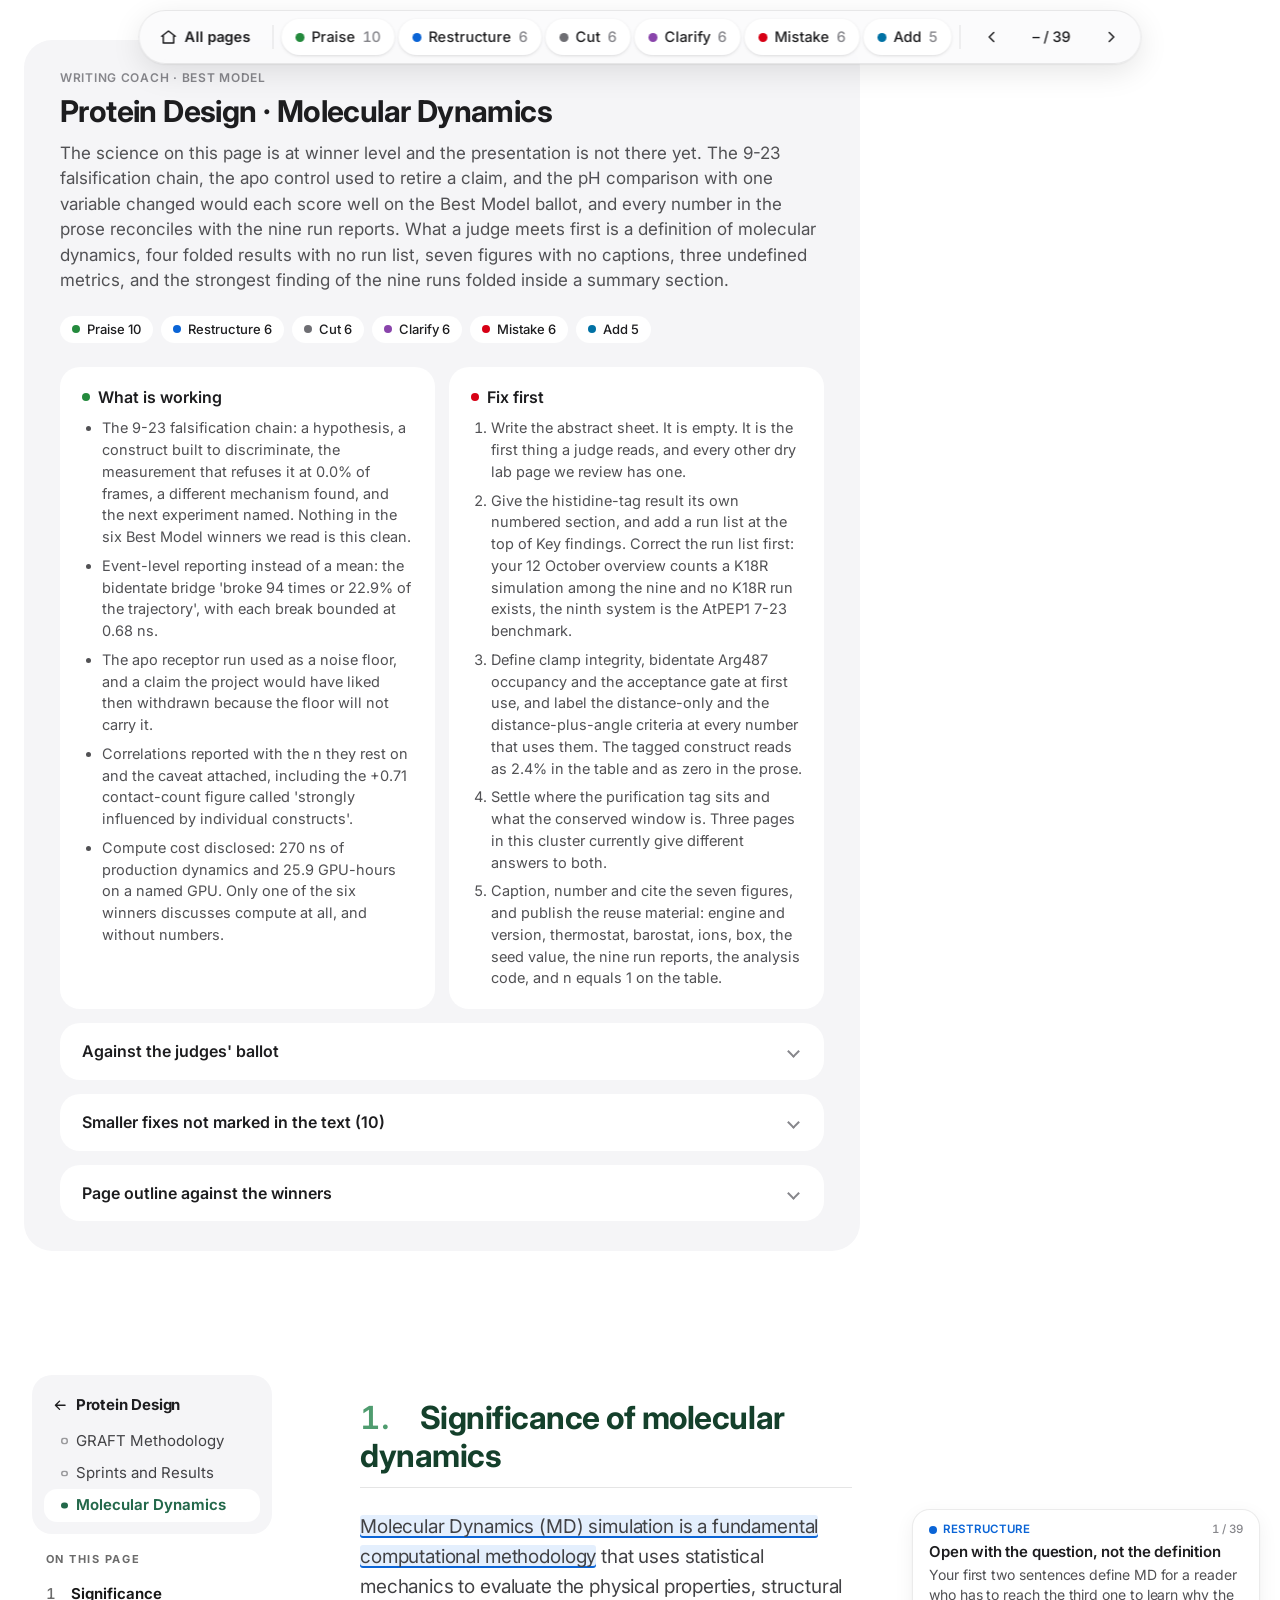
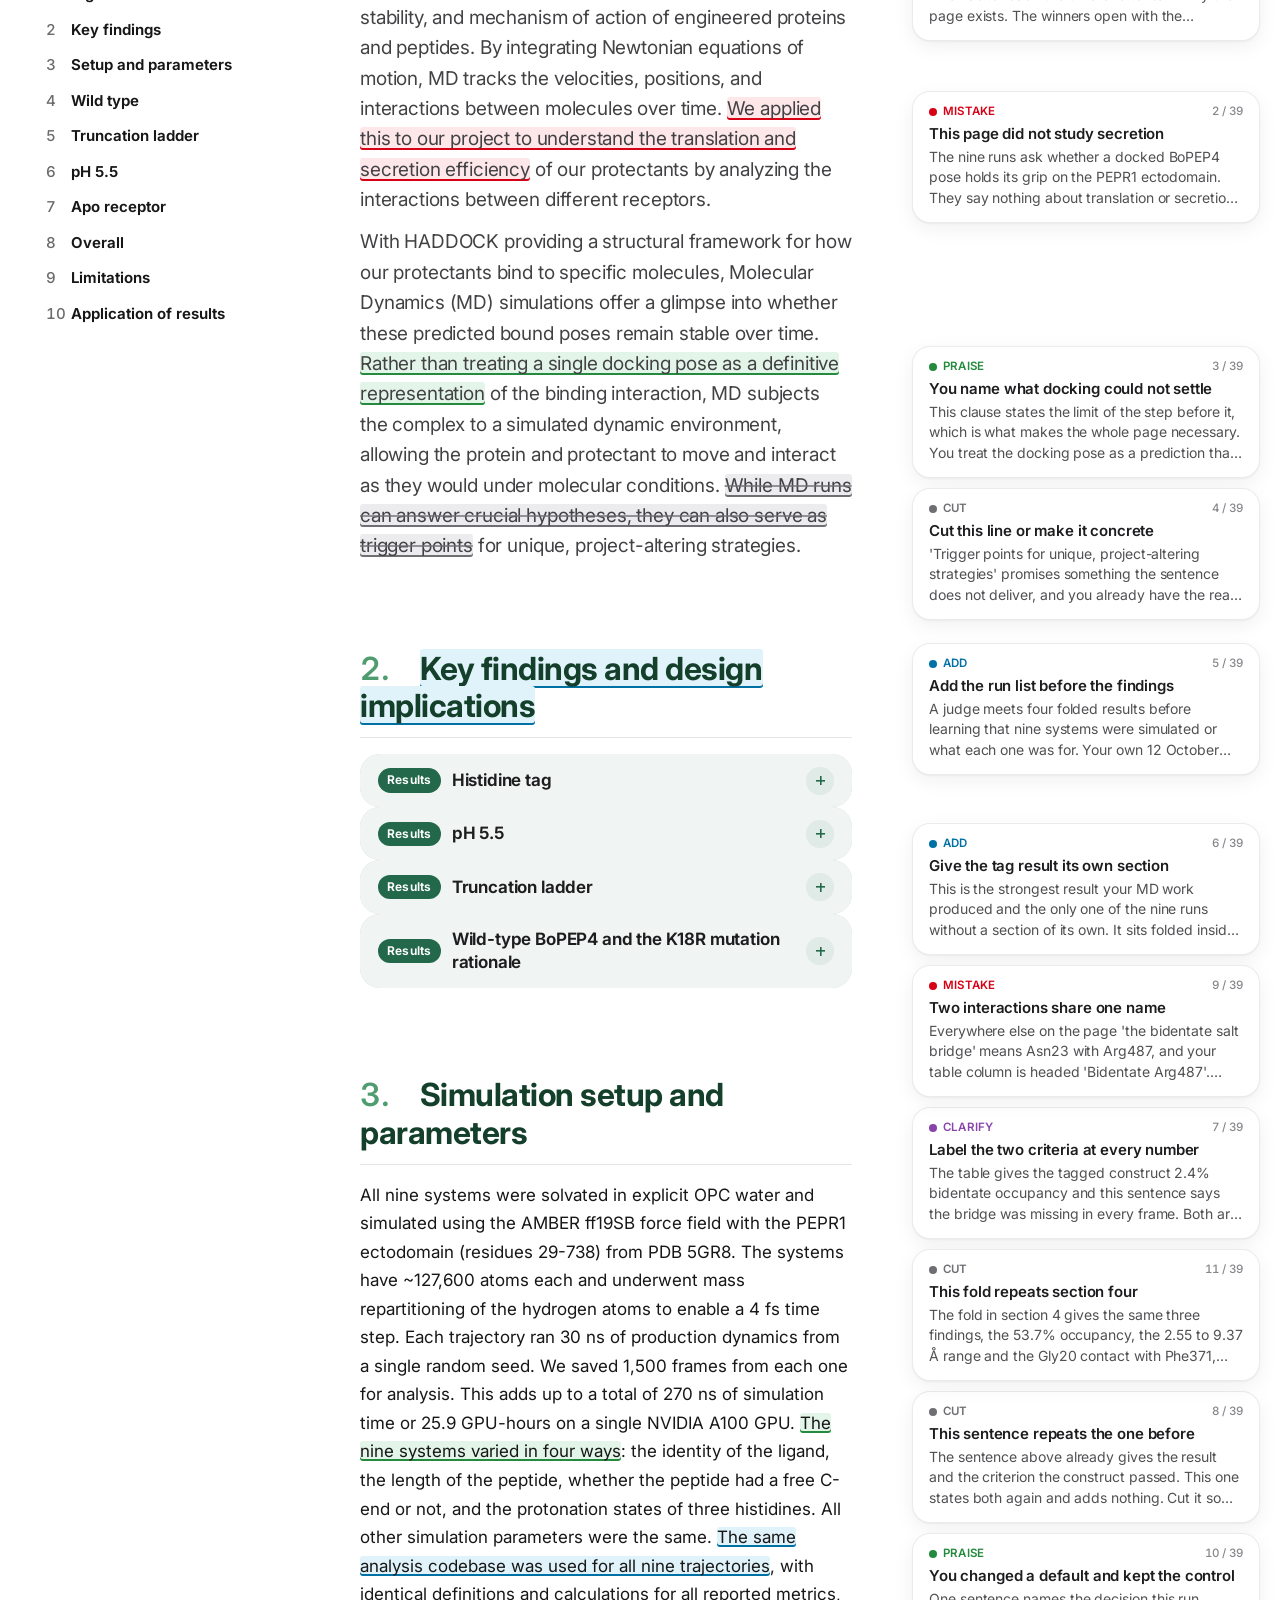
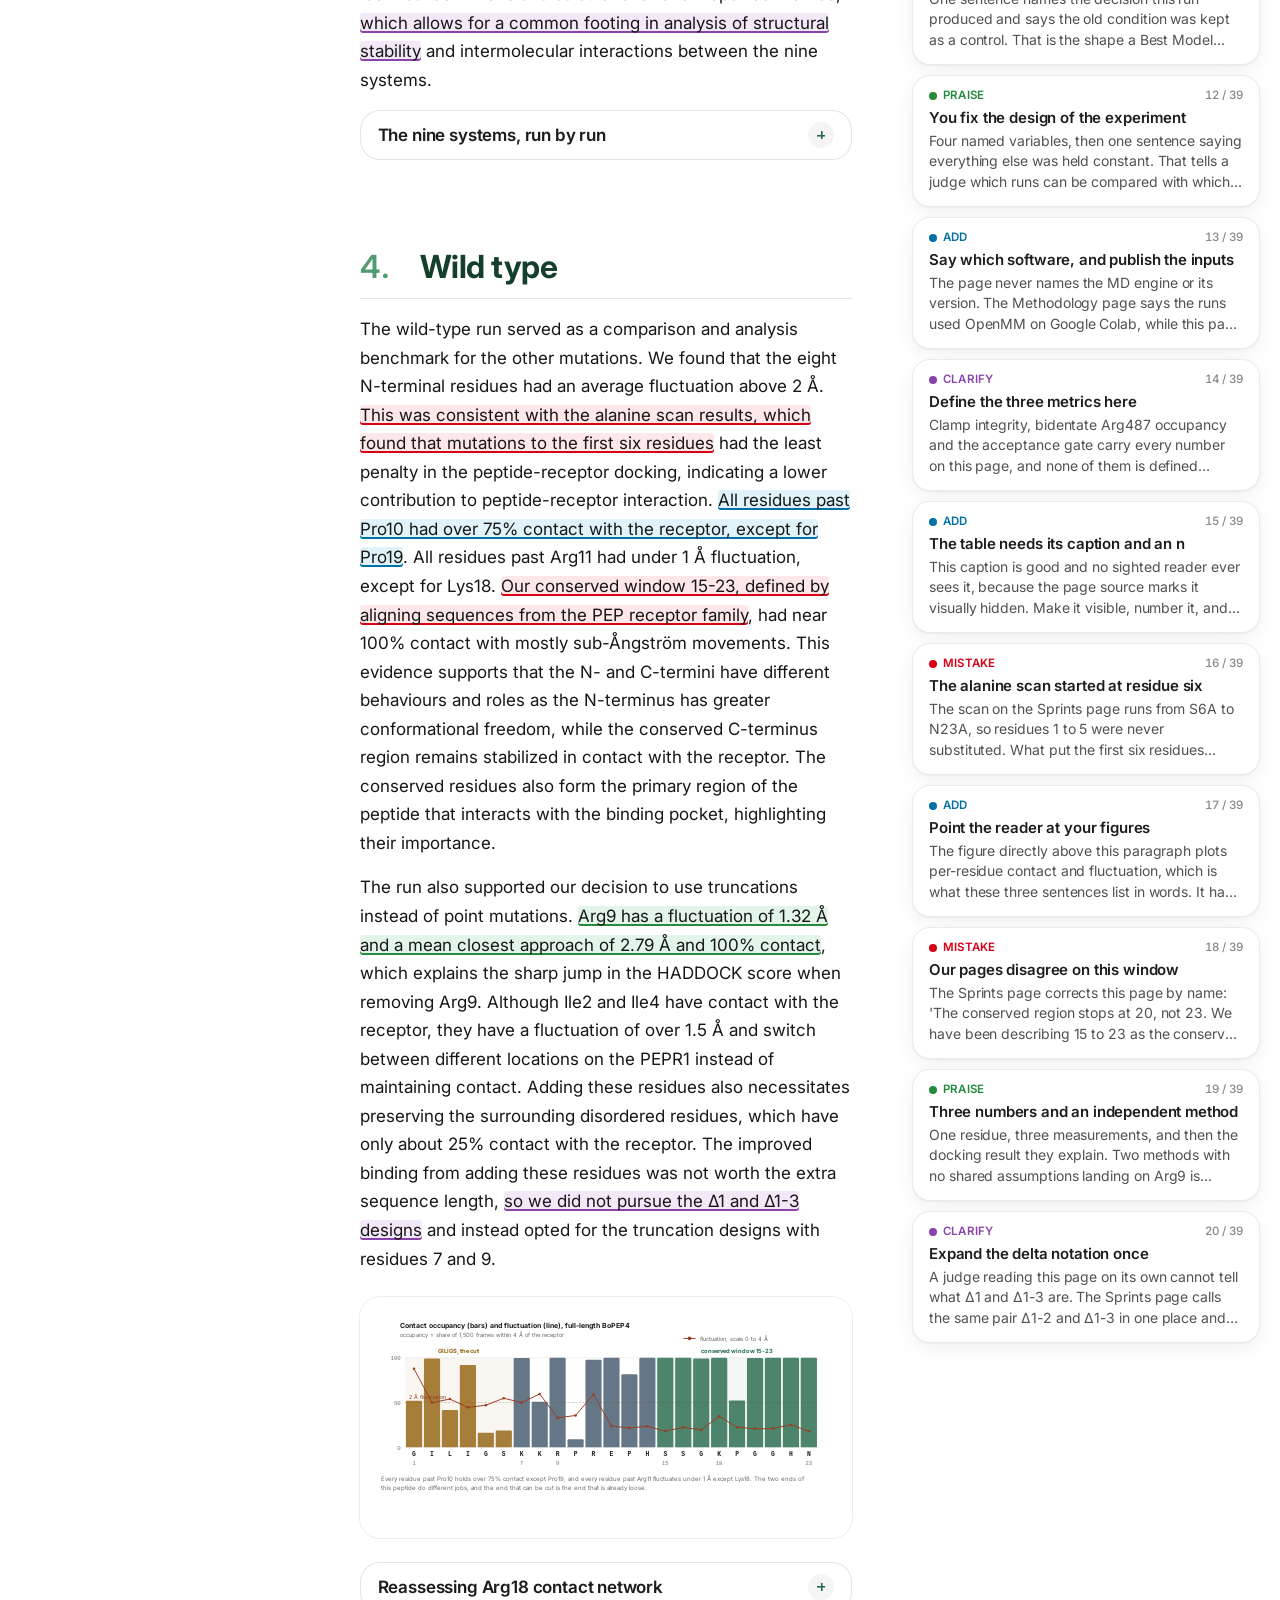
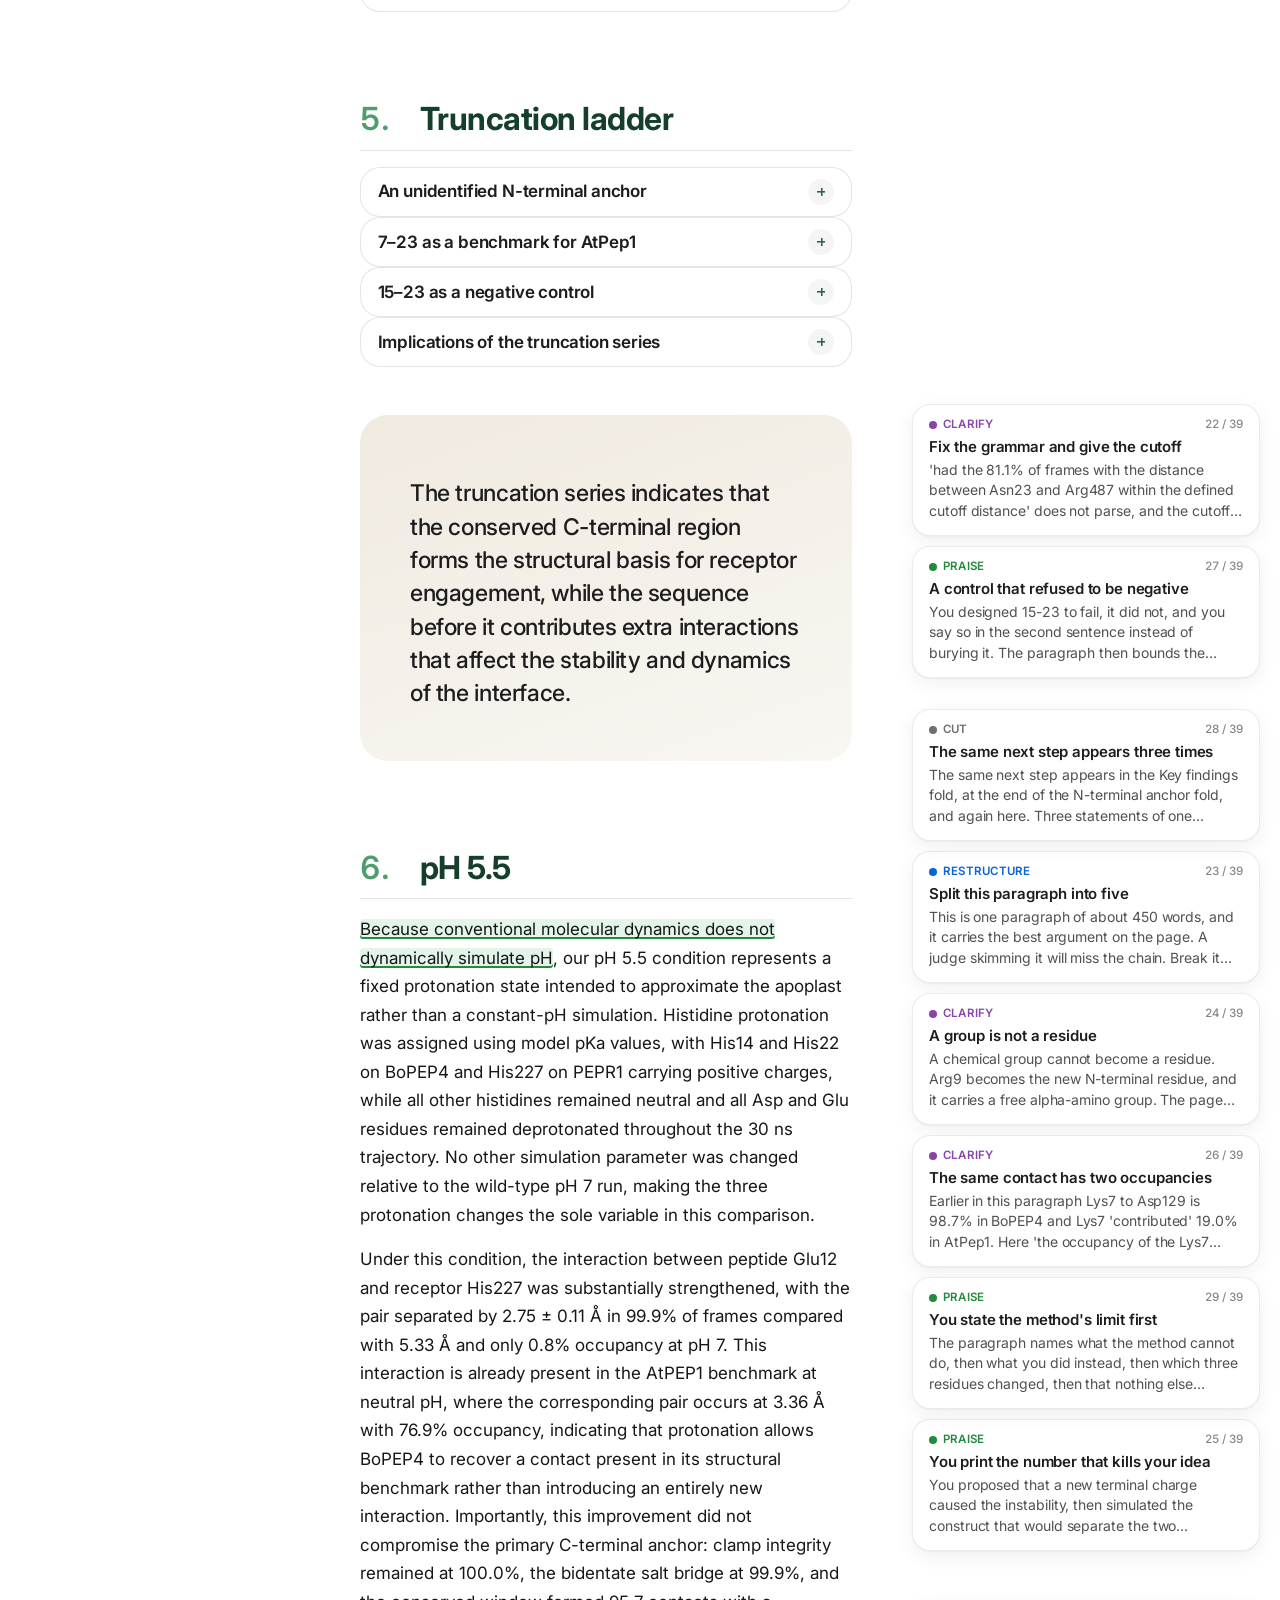
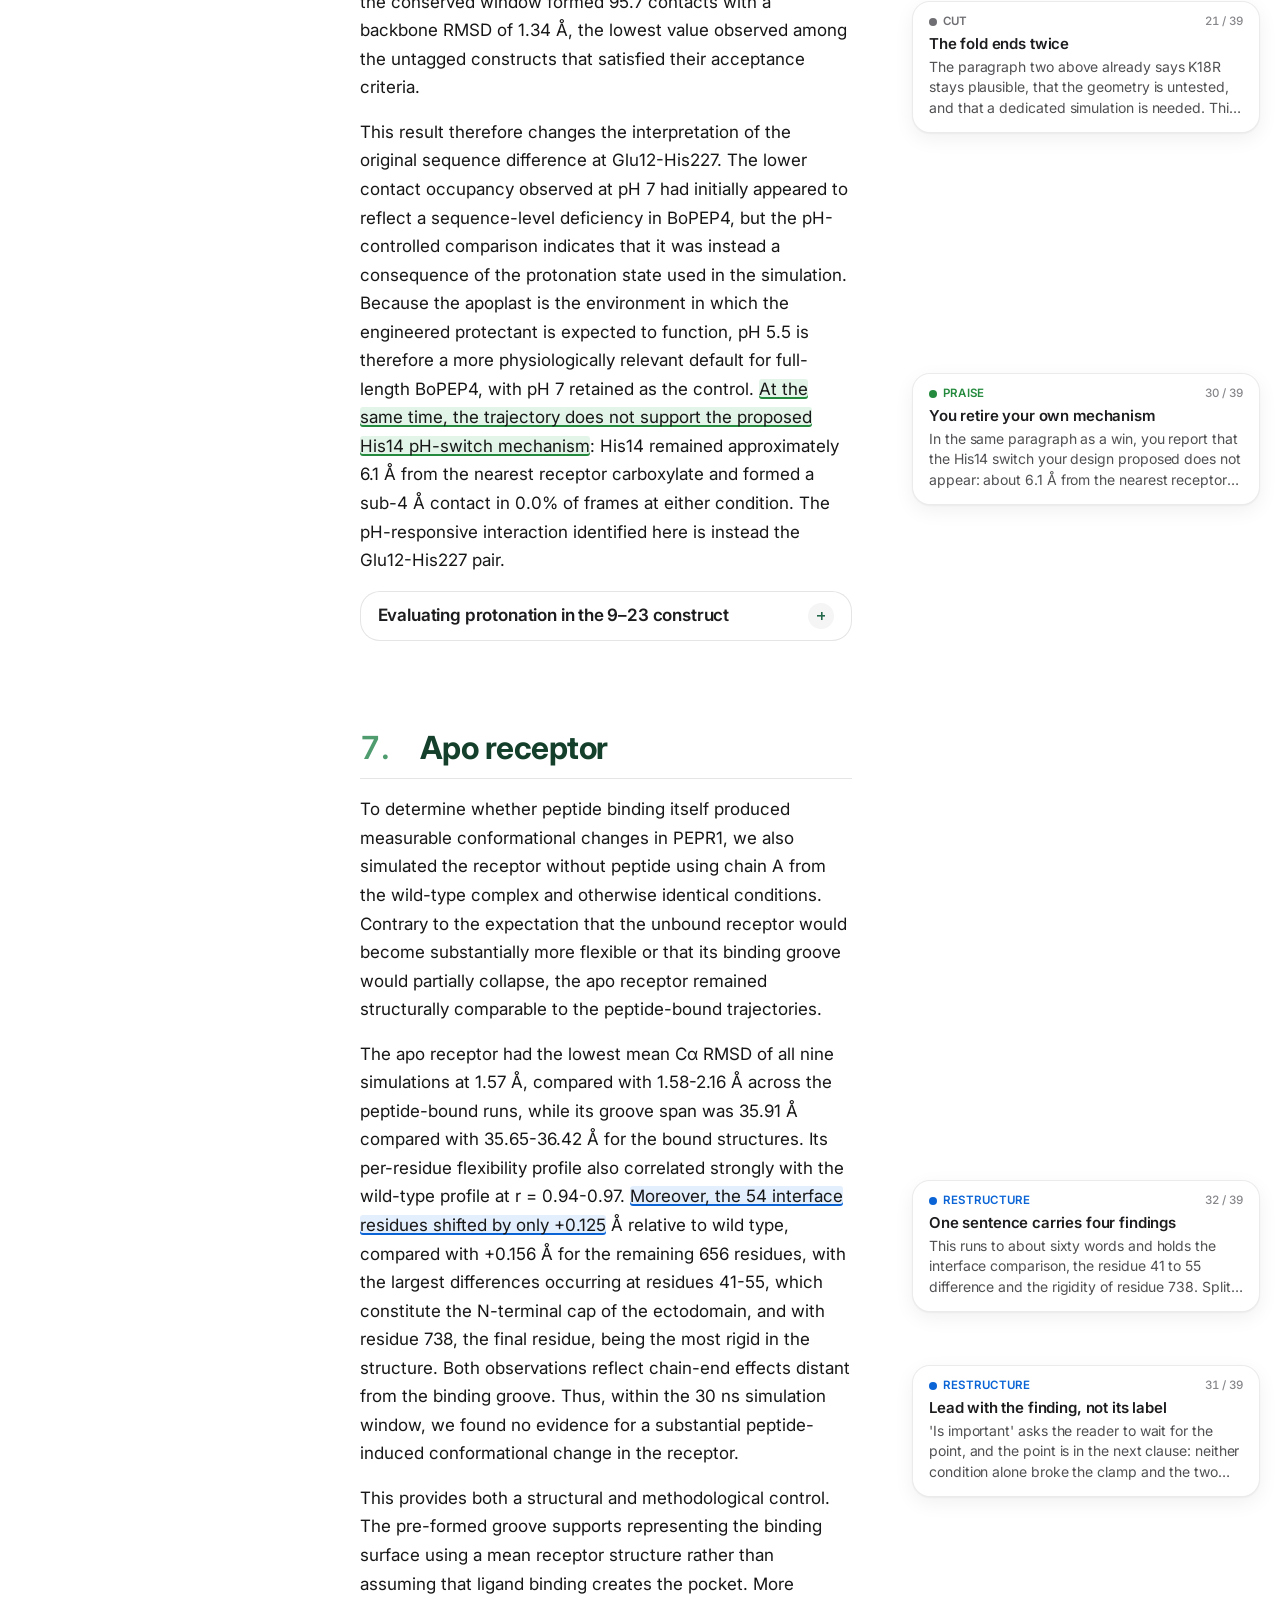
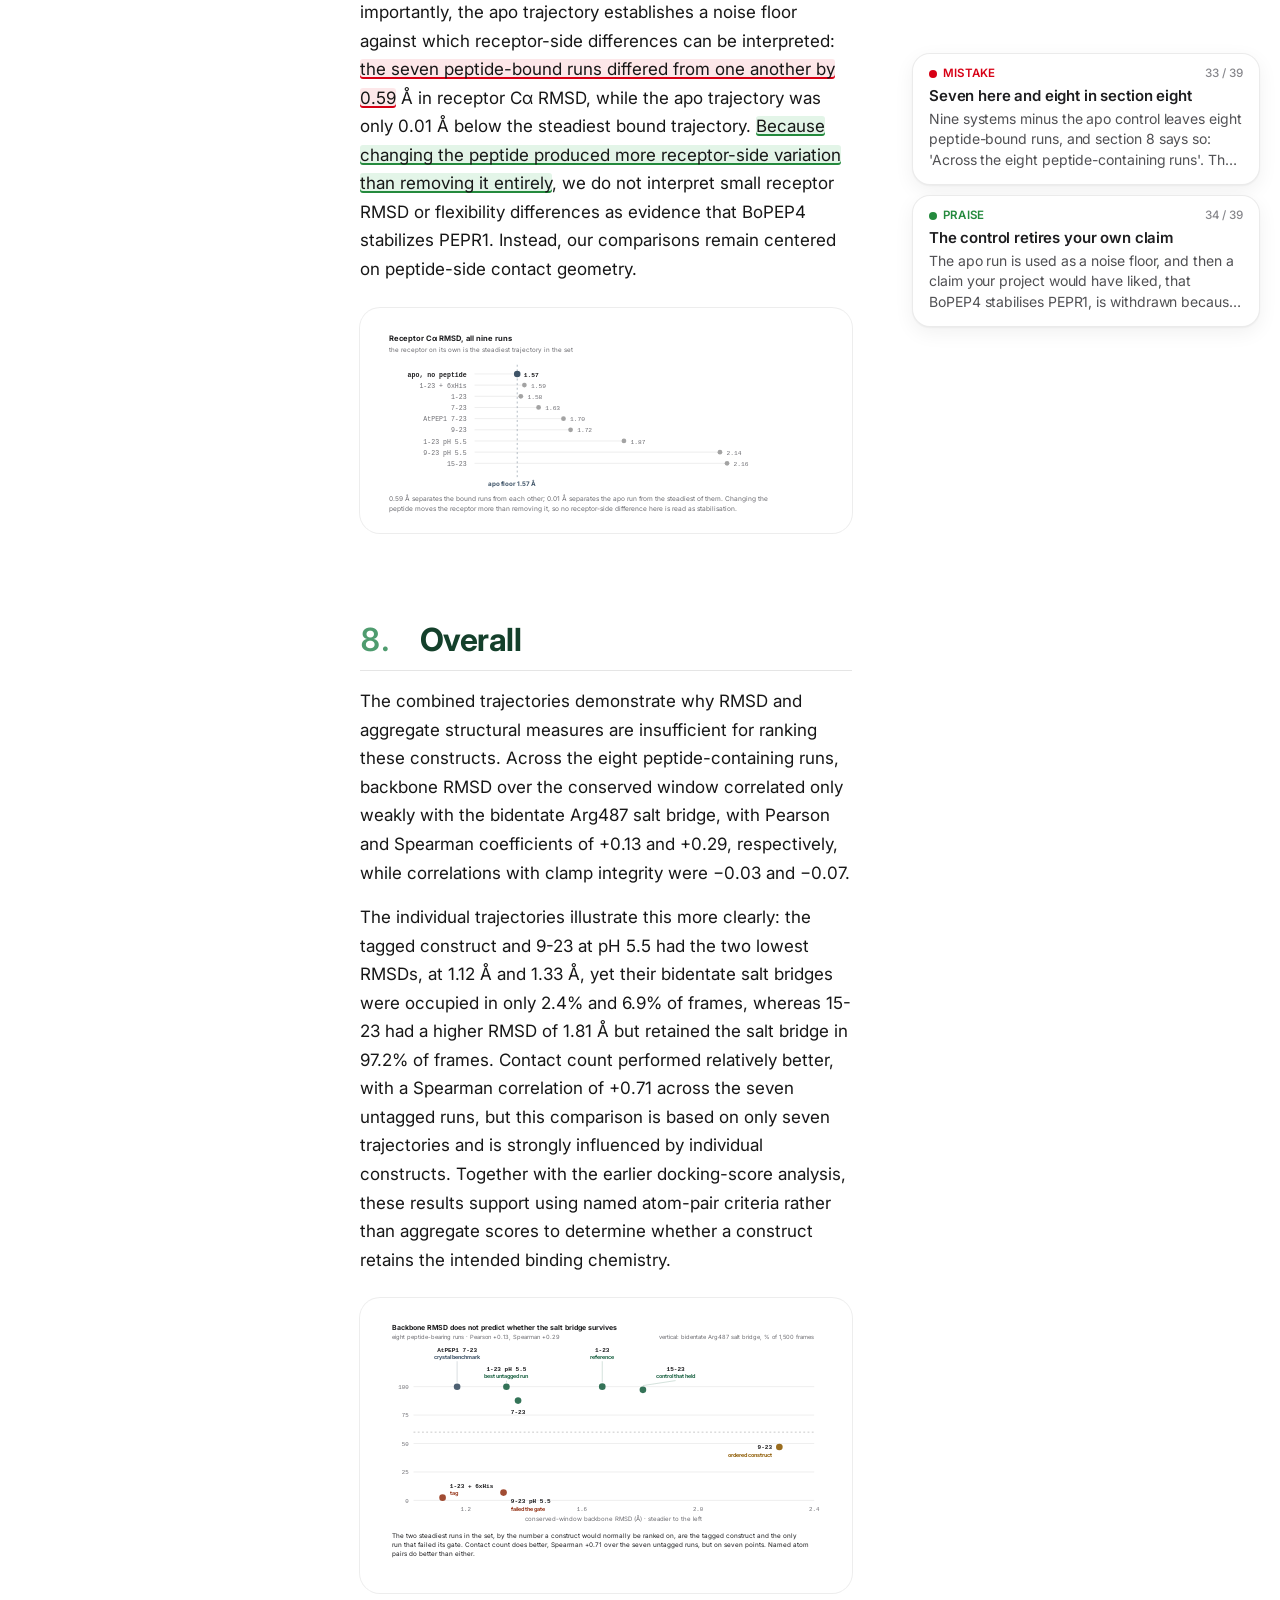
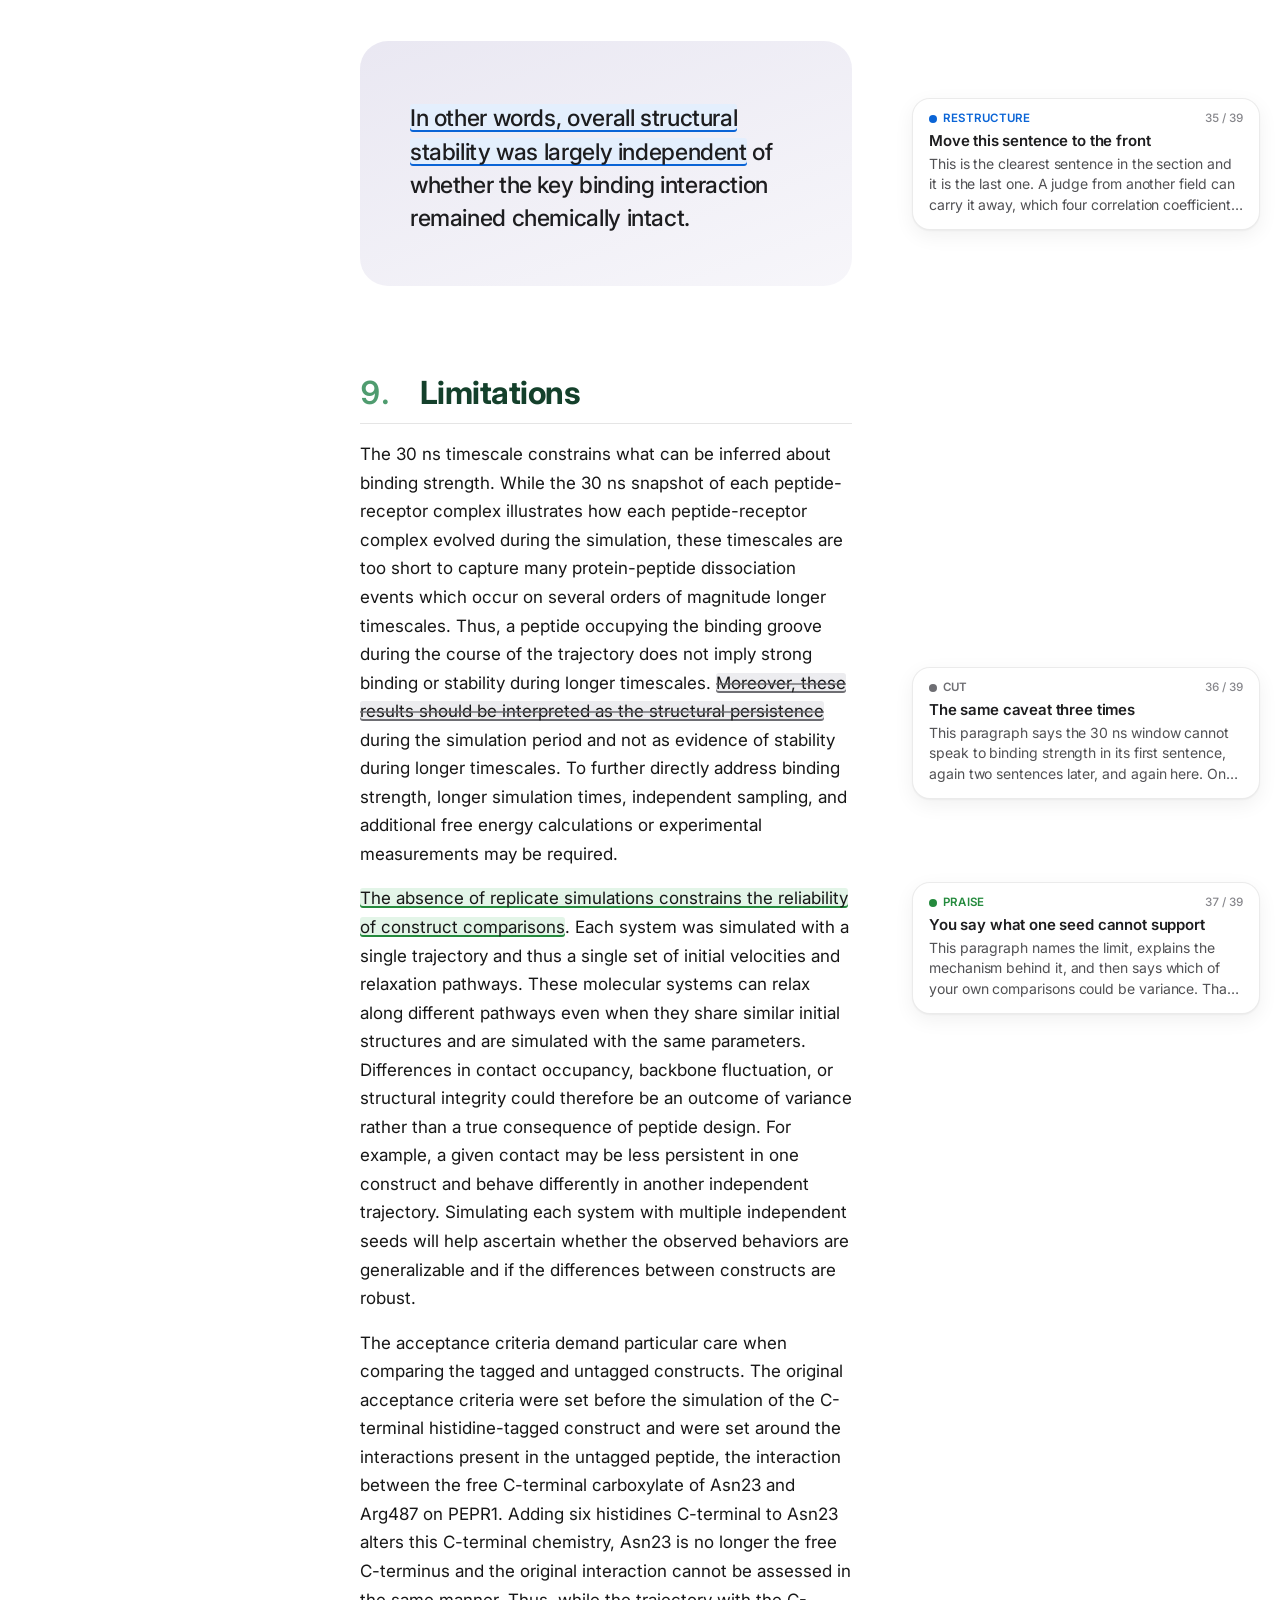
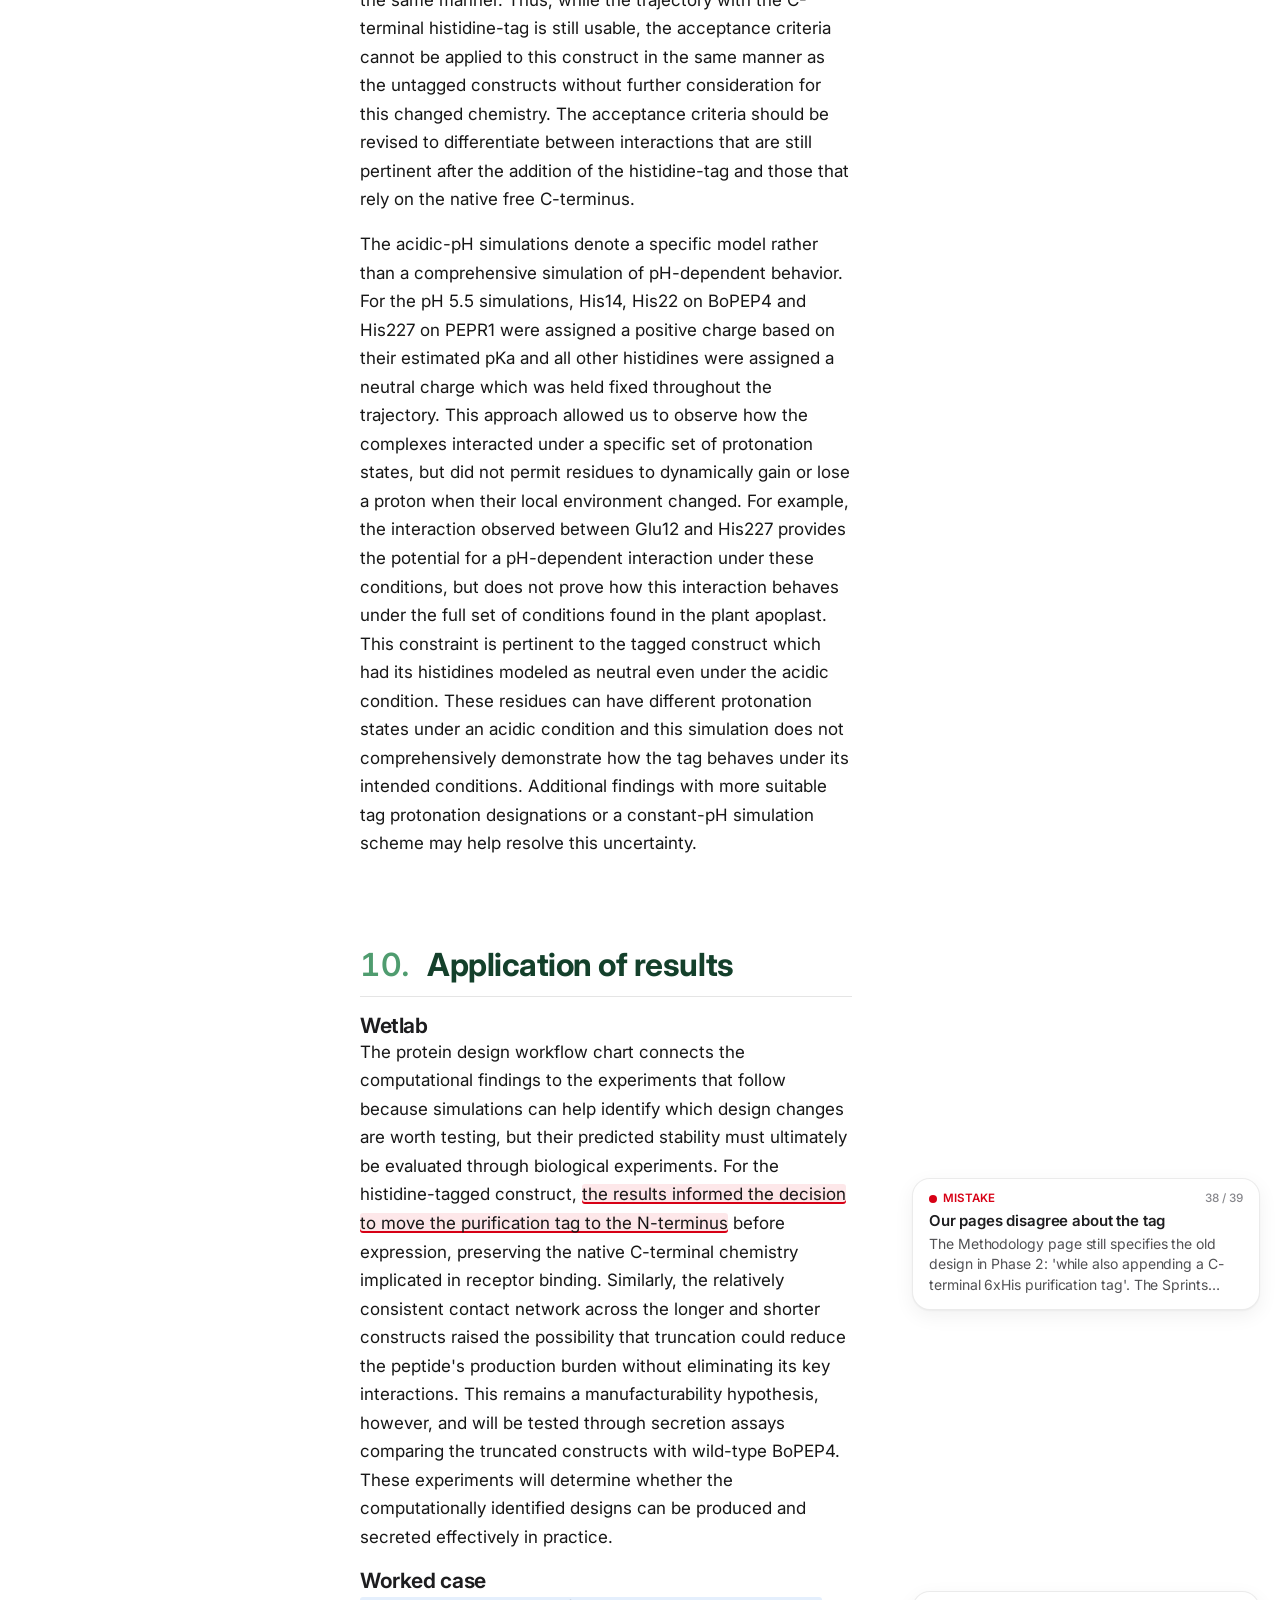
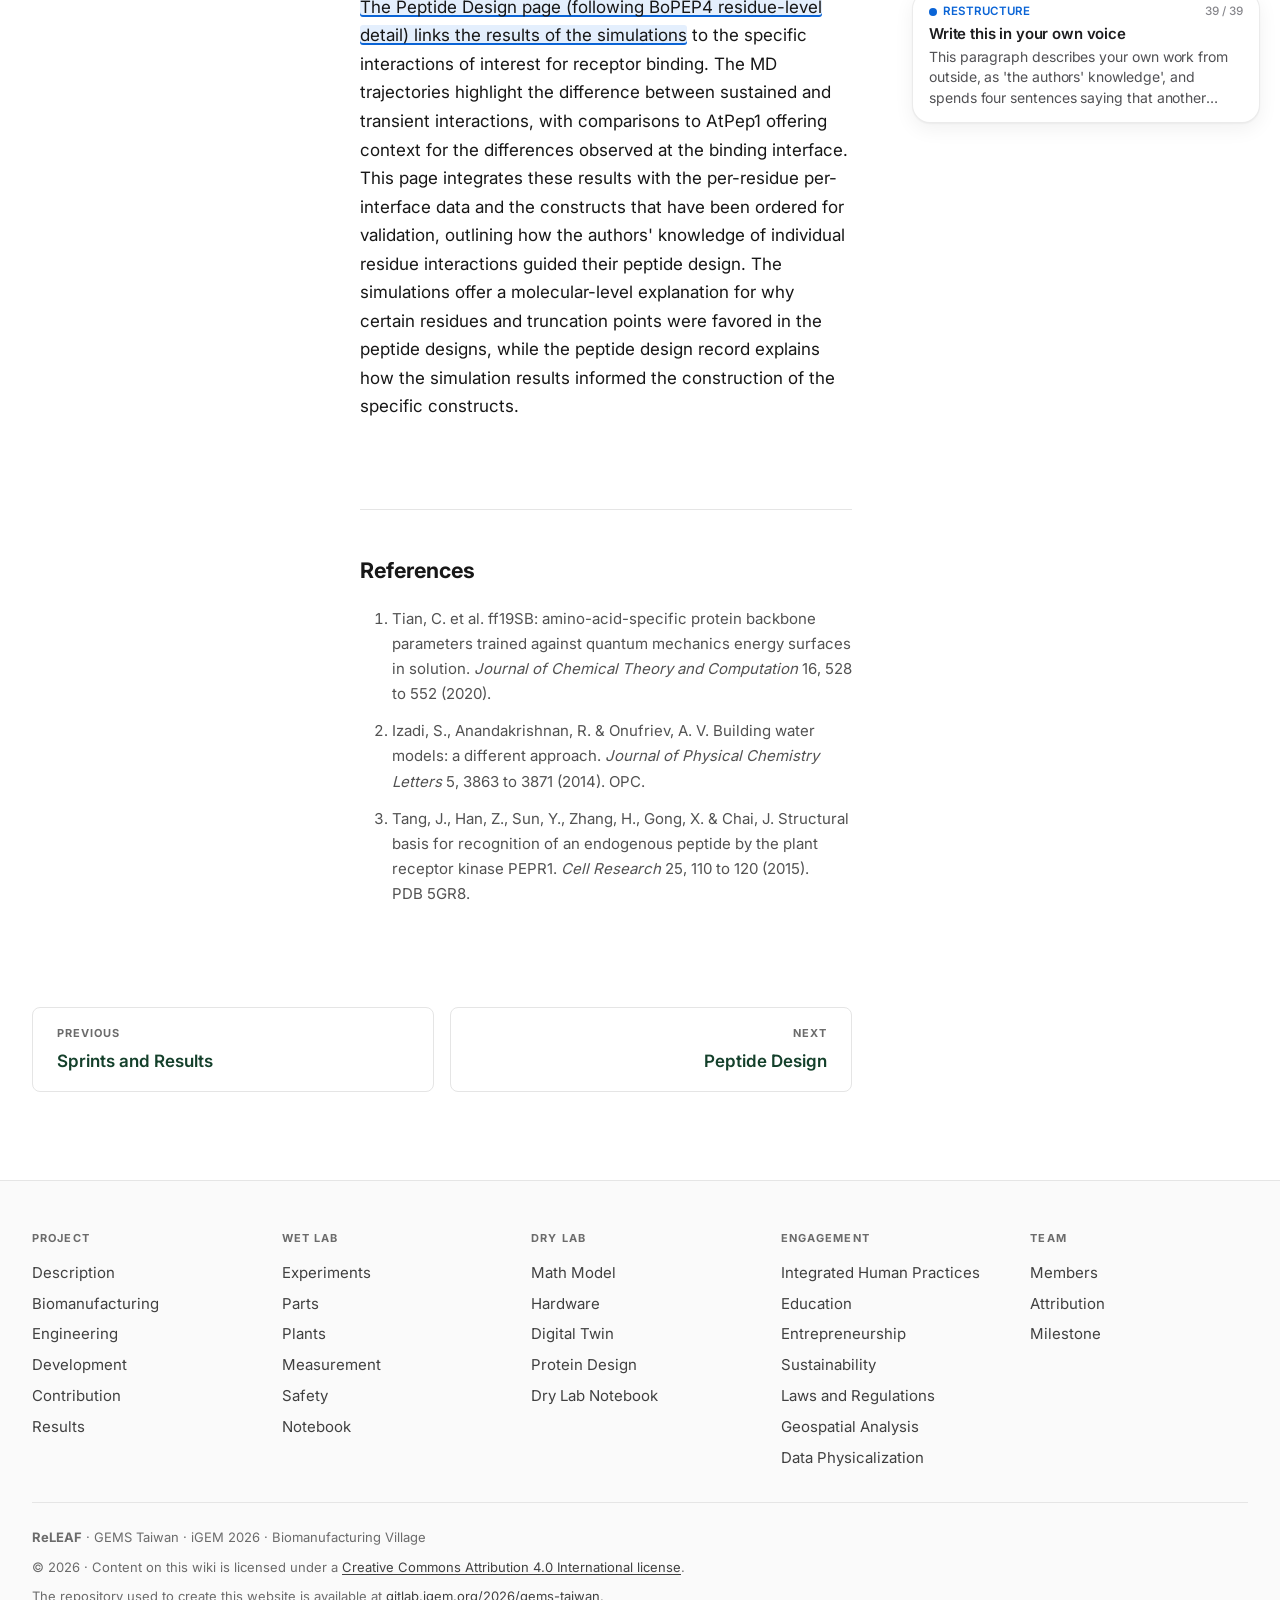
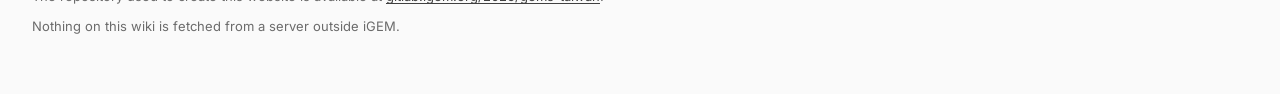
<file: docs/protein-design/molecular-dynamics/index.html>
<!DOCTYPE html>
<html lang="en">
<head>
  <meta charset="utf-8" />
  <meta name="viewport" content="width=device-width, initial-scale=1" />
  <title>Molecular Dynamics | Protein Design | ReLEAF &middot; iGEM 2026</title>
  <meta name="description" content="Flex, the F in ReLEAF's GRAFT methodology: nine all-atom trajectories of BoPEP4 against the PEPR1 ectodomain, with the analysis, the plots and the trajectories on the page. A purification tag that passed a test it should have failed, a salt bridge on no published hotspot list, the apoplast at pH 5.5, and the receptor on its own." />
  <link rel="icon" href="../../assets/img/logo.png" />
  <link rel="stylesheet" href="../../assets/css/tokens.css" />
  <link rel="stylesheet" href="../../assets/css/nav.css" />
  <link rel="stylesheet" href="../../assets/css/page.css" />
  <link rel="stylesheet" href="../../assets/css/engage.css?v=1010seg" />
  <link rel="stylesheet" href="../protein.css?v=202610107" />
  <link rel="stylesheet" href="./md.css?v=202610101" />
  <link rel="stylesheet" href="../../coach/coach.css?v=1013123602" />
</head>
<body class="engage pd">
<!--
  SOURCE. Every paragraph set in black is the students' own, lifted verbatim
  from the "Draft 3 (Structure final)" section of "3. Molecular Dynamics
  Subpage/MD Writing.docx". Drafts 1 and 2 earlier in that document are
  superseded and are not used. Character-level changes only: the docx's stray
  zero-width joiners are dropped and Angstroms, en dashes and Greek letters
  become entities. Section and chapter headings are the students' own section
  titles, set in sentence case.

  12 OCTOBER 2026. Checked against the 12 October drop of the same docx. The
  prose on this page already was Draft 3, so the sync added one thing the page
  had been missing: the "Worked case" card in section 10, which is the second
  half of the students' own "VI. Application of Results". Every other paragraph
  of Draft 3 is already here, and all 87 numbers in the prose reconcile against
  the per-run reports and payloads under /md-simulations/.

  Two things were deliberately NOT carried over, both for the owner to settle.

    a. The students' "IV. Runs" opening (two paragraphs, beginning "Nine 30-ns
       simulations ...") lists a K18R mutant among the nine trajectories that
       were run, and says the K18R simulation probed Asp348 and Phe371. No K18R
       trajectory exists. The ninth system is the AtPEP1 7-23 benchmark, as the
       table in section 3 and the nine reports under /md-simulations/ both have
       it, and Draft 3 itself says of K18R that "whether K18R achieves this
       geometry remains untested and requires a dedicated simulation". Printing
       the overview as written would have contradicted the table directly below
       it, so it is held back until the students correct the run list.
    b. Draft 3 has a "6. Future Work" heading with nothing under it. The page
       leaves the gap rather than filling it.

  DO NOT RUN build/md_page.py. It was the one-pass restructuring tool of
  9 October and its frozen source, build/_md_src.html, is the 8 October build.
  Re-running it reverts this page to its 9 October state: it discards the
  10 October rebuild described below, the ReLEAF rename and this sync. Edit
  this HTML by hand, which is what note 3 below always intended.

  10 OCTOBER 2026. Rebuilt on Timmy's instruction. Three things changed.

    1. The whole molecular dynamics argument is on this page and nothing here
       links to the nine per-run reports under the MD reports section. Those
       pages keep their URLs; they are simply no longer advertised from here.
    2. The page starts at section 1. The hero, the breadcrumb eyebrow, the
       standfirst, the meta list and the section strip are gone, and the h1 is
       carried for assistive technology only.
    3. Nothing on the page is ours. The seven figure read-outs, the source
       note under the references and the one-line gloss each trajectory viewer
       printed beside its numbers were all deleted on 10 October, when Timmy
       asked for the figure legends to go as well and the page to be
       student-only. Every chart carries its own title and axis labels inside
       the SVG, so none of them needs a sentence underneath. The viewer gloss
       lived in the payloads written by build/md_page_anim.py; md-viewer.js no
       longer renders it.
    5. 10 October, later. The same two rules as the other two subpages, with
       one difference that comes from what this page is.

       The method and the cautions are flat. Section 3, the setup and the
       nine-run table, and section 9, the limitations, are open on the page
       with nothing over them, and so is section 10.

       Section 2, the key findings, is four drop-downs, shut when the page
       loads: the histidine tag, pH 5.5, the truncation ladder, and the
       wild type with the K18R rationale. Each row is the students' own card
       name and each body is their paragraph with its figure, unchanged.

       The five run chapters are not folded as well. They are already one at
       a time behind the segmented control, which is this page's own
       compaction, and they carry the argument rather than a read-out, so a
       second layer over them would bury the analysis instead of compacting
       it. Flex is where the results live; the page would have nothing left
       open if every result on it were behind a click.

    6. 10 October, last pass. The segmented control over the five runs is
       gone and they are stacked as sections 4 to 8, so the page is one
       scroll and the contents rail is the only switch. Each keeps its id,
       its h2's own id and its colour.

       Note 5 said the run chapters were not folded because they carry the
       argument. Stacking them all open made the page very long, so the
       division moved one level down instead: each chapter opens on its own
       account of the run, and its deeper analysis is a toggle. Six of them,
       the students' own h3 titles on the rows: reassessing Arg18, the
       N-terminal anchor, 7-23 as a benchmark, 15-23 as a negative control,
       the implications of the series, and protonation in 9-23. Each keeps
       its h3's id on the <details>, so inbound links still land. They leave
       the contents rail, which now lists the ten sections and nothing else.

       The nine-system table is a toggle too. It is reference data for the
       parameters above it rather than something to read through.

    4. Getting back to the section homepage was hard once inside a subpage,
       so .secnav sits at the head of the rail column (.railcol in
       protein.css): the section name as a back row, then the three subpages
       with this one marked, pinned with the contents on a wide screen and
       sitting above the folded contents on a narrow one. It costs the page no
       vertical space, which is why it is there and not across the top.
  -->

  <div id="site-nav" data-base="../../" data-tab="drylab" data-page="protein-design"></div>
  <div class="sitenav-spacer"></div>

  <div class="pagewrap">
    <div class="railcol">

      <nav class="secnav pl-5" aria-label="Protein Design section">
        <a class="secnav__home" href="../"><svg viewBox="0 0 24 24" fill="none" stroke="currentColor" stroke-width="2" stroke-linecap="round" stroke-linejoin="round" aria-hidden="true" focusable="false"><path d="M19 12H5M11 6l-6 6 6 6"/></svg>Protein Design</a>
        <ul class="secnav__list">
            <li><a href="../methodology/">GRAFT Methodology</a></li>
            <li><a href="../sprints/">Sprints and Results</a></li>
            <li><a href="./" aria-current="page">Molecular Dynamics</a></li>
        </ul>
      </nav>

      <details class="toc" open>
        <summary>Contents</summary>
        <div class="toc__inner"><p class="toc__title">On this page</p></div>
      </details>

    </div>

    <main class="pagebody">
      <h1 class="visually-hidden">Molecular Dynamics</h1>
      <!-- ============================================== 1 · SIGNIFICANCE -->
      <section class="sec">
        <h2 id="significance" data-toc="Significance">Significance of molecular dynamics</h2>

        <div class="lede-c">
          <p>Molecular Dynamics (MD) simulation is a fundamental computational methodology that uses statistical mechanics to evaluate the physical properties, structural stability, and mechanism of action of engineered proteins and peptides. By integrating Newtonian equations of motion, MD tracks the velocities, positions, and interactions between molecules over time. We applied this to our project to understand the translation and secretion efficiency of our protectants by analyzing the interactions between different receptors.</p>
          <p>With HADDOCK providing a structural framework for how our protectants bind to specific molecules, Molecular Dynamics (MD) simulations offer a glimpse into whether these predicted bound poses remain stable over time. Rather than treating a single docking pose as a definitive representation of the binding interaction, MD subjects the complex to a simulated dynamic environment, allowing the protein and protectant to move and interact as they would under molecular conditions. While MD runs can answer crucial hypotheses, they can also serve as trigger points for unique, project-altering strategies.</p>
        </div>
      </section>
      <!-- ============================================== 2 · KEY FINDINGS -->
      <section class="sec">
        <h2 id="key-findings" data-toc="Key findings">Key findings and design implications</h2>
        <details class="fold fold--res">
          <summary><span class="fold__k">Results</span> Histidine tag</summary>
          <div class="fold__body">
          <p>The decision to move the purification tag to the C-terminus resulted in six histidines beginning at Asn23 and the loss of the free carboxylate's participation in the native bidentate salt bridge with Arg487. While this tagged peptide satisfied the distance-based criterion used by the project, a more rigorous test considering both distance and bond angle showed that the bidentate salt bridge was missing in every simulated frame in contrast to 100% of native frames. The difference in these findings indicates the tagged peptide fails to maintain the native salt bridge, despite satisfying the project's original distance criteria. An N-terminal tag or synthetic peptide without a purification tag would not disrupt the C-terminal free carboxylate.</p>
<figure class="figwrap">
<div class="figwrap__pan">
<svg class="mdfig" viewBox="0 0 780 400" width="100%" role="img" xmlns="http://www.w3.org/2000/svg" aria-labelledby="fig-gate-t fig-gate-d">
  <title id="fig-gate-t">The same tagged construct under the project's own acceptance gate and under an atom-resolved criterion</title>
  <desc id="fig-gate-d">Six measures of one pair of trajectories. Under the three distance-only measures above the dashed line the tagged construct is indistinguishable from wild type and has the lowest conserved-window RMSD in the whole set, 1.12 angstroms. Under the three atom-resolved measures below it, every one reads 0 per cent against 99.8 to 100 per cent for wild type.</desc>
<rect x="0" y="0" width="780" height="400" fill="none"/>
<text x="26" y="26" font-size="11.5" fill="#1d1d1f" text-anchor="start" font-weight="700">One pair of trajectories, two definitions of the same contact</text>
<text x="26" y="42" font-size="9.5" fill="#6e6e73" text-anchor="start">bars are the measured value &#183; 1,500 frames each</text>
<rect x="568" y="18" width="14" height="10" rx="2" fill="#23684a"/>
<text x="588" y="27" font-size="11" fill="#23684a" text-anchor="start" font-weight="700">wild type</text>
<rect x="662" y="18" width="14" height="10" rx="2" fill="#9a3d22"/>
<text x="682" y="27" font-size="11" fill="#9a3d22" text-anchor="start" font-weight="700">+ 6&#215;His</text>
<text x="220" y="86" font-size="9.5" fill="#6e6e73" text-anchor="end" font-weight="700" letter-spacing="0.07em">BEFORE THE CONSTRUCT EXISTED</text>
<text x="236" y="86" font-size="9.5" fill="#6e6e73" text-anchor="start">the gate as written: distances between atoms</text>
<text x="220" y="114" font-size="11" fill="#1d1d1f" text-anchor="end" font-weight="600">Asn23-Arg487 within 4 &#8491;</text>
<text x="220" y="128" font-size="9.5" fill="#6e6e73" text-anchor="end">either oxygen counts</text>
<rect x="236" y="104" width="360" height="10" rx="2" fill="#23684a" opacity="0.95"/>
<text x="603" y="112.5" font-size="10" fill="#23684a" text-anchor="start" font-weight="700" class="m">100.0%</text>
<rect x="236" y="118" width="359.3" height="10" rx="2" fill="#9a3d22" opacity="0.88"/>
<text x="602.3" y="126.5" font-size="10" fill="#9a3d22" text-anchor="start" font-weight="700" class="m">99.8%</text>
<text x="220" y="164" font-size="11" fill="#1d1d1f" text-anchor="end" font-weight="600">Clamp, 3 of 4 contacts held</text>
<text x="220" y="178" font-size="9.5" fill="#6e6e73" text-anchor="end">either oxygen counts</text>
<rect x="236" y="154" width="360" height="10" rx="2" fill="#23684a" opacity="0.95"/>
<text x="603" y="162.5" font-size="10" fill="#23684a" text-anchor="start" font-weight="700" class="m">100.0%</text>
<rect x="236" y="168" width="358.9" height="10" rx="2" fill="#9a3d22" opacity="0.88"/>
<text x="601.9" y="176.5" font-size="10" fill="#9a3d22" text-anchor="start" font-weight="700" class="m">99.7%</text>
<text x="220" y="214" font-size="11" fill="#1d1d1f" text-anchor="end" font-weight="600">Conserved-window RMSD</text>
<text x="220" y="228" font-size="9.5" fill="#6e6e73" text-anchor="end">lower is steadier</text>
<rect x="236" y="204" width="231.2" height="10" rx="2" fill="#23684a" opacity="0.95"/>
<text x="474.2" y="212.5" font-size="10" fill="#23684a" text-anchor="start" font-weight="700" class="m">1.67 &#8491;</text>
<rect x="236" y="218" width="155.1" height="10" rx="2" fill="#9a3d22" opacity="0.88"/>
<text x="398.1" y="226.5" font-size="10" fill="#9a3d22" text-anchor="start" font-weight="700" class="m">1.12 &#8491;</text>
<line x1="26" y1="232" x2="760" y2="232" stroke="#a3a3a3" stroke-dasharray="3 4"/>
<text x="220" y="254" font-size="9.5" fill="#9a3d22" text-anchor="end" font-weight="700" letter-spacing="0.07em">AFTER, ON NAMED ATOMS</text>
<text x="236" y="254" font-size="9.5" fill="#9a3d22" text-anchor="start">the same trajectory, measured on the chemistry</text>
<text x="220" y="282" font-size="11" fill="#1d1d1f" text-anchor="end" font-weight="600">Bidentate salt bridge</text>
<text x="220" y="296" font-size="9.5" fill="#6e6e73" text-anchor="end">both oxygens, angle-aware</text>
<rect x="236" y="272" width="360" height="10" rx="2" fill="#23684a" opacity="0.95"/>
<text x="603" y="280.5" font-size="10" fill="#23684a" text-anchor="start" font-weight="700" class="m">100.0%</text>
<rect x="236" y="286" width="1.6" height="10" rx="2" fill="#9a3d22" opacity="0.88"/>
<text x="243" y="294.5" font-size="10" fill="#9a3d22" text-anchor="start" font-weight="700" class="m">0.0%</text>
<text x="220" y="332" font-size="11" fill="#1d1d1f" text-anchor="end" font-weight="600">Two or more H-bonds to Arg487</text>
<text x="220" y="346" font-size="9.5" fill="#6e6e73" text-anchor="end">named donor and acceptor</text>
<rect x="236" y="322" width="359.3" height="10" rx="2" fill="#23684a" opacity="0.95"/>
<text x="602.3" y="330.5" font-size="10" fill="#23684a" text-anchor="start" font-weight="700" class="m">99.8%</text>
<rect x="236" y="336" width="1.6" height="10" rx="2" fill="#9a3d22" opacity="0.88"/>
<text x="243" y="344.5" font-size="10" fill="#9a3d22" text-anchor="start" font-weight="700" class="m">0.0%</text>
<text x="220" y="382" font-size="11" fill="#1d1d1f" text-anchor="end" font-weight="600">Carboxylate in Arg487 shell</text>
<text x="220" y="396" font-size="9.5" fill="#6e6e73" text-anchor="end">first solvation shell</text>
<rect x="236" y="372" width="360" height="10" rx="2" fill="#23684a" opacity="0.95"/>
<text x="603" y="380.5" font-size="10" fill="#23684a" text-anchor="start" font-weight="700" class="m">100.0%</text>
<rect x="236" y="386" width="1.6" height="10" rx="2" fill="#9a3d22" opacity="0.88"/>
<text x="243" y="394.5" font-size="10" fill="#9a3d22" text-anchor="start" font-weight="700" class="m">0.0%</text>
</svg>
</div>
</figure>
          <figure class="mdv" data-mdv="wt" data-runs="wt:Wild type|chis:+ 6&times;His"></figure>
          </div>
        </details>
        <details class="fold fold--res">
          <summary><span class="fold__k">Results</span> pH 5.5</summary>
          <div class="fold__body">
          <p>The slightly acidic apoplast environment led us to consider pH 5.5 instead of neutral pH as the default condition. At this pH, with His14, His22, and His227 protonated to reflect this environment, the bidentate salt bridge between peptide Glu12 and receptor His227 was present in 99.9% of frames compared to 0.8% at pH 7.0. This interaction is also present in the neutral pH AtPEP1 benchmark, and the acidic environment may facilitate a similar interaction in BoPEP4. We therefore found this to be the more suitable condition for studying BoPEP4, but we continued to simulate at pH 7.0 as a control.</p>
<figure class="figwrap">
<div class="figwrap__pan">
<svg class="mdfig" viewBox="0 0 700 372" width="100%" role="img" xmlns="http://www.w3.org/2000/svg" aria-labelledby="fig-phgrid-t fig-phgrid-d">
  <title id="fig-phgrid-t">Truncation crossed with protonation: only the combination fails</title>
  <desc id="fig-phgrid-d">A two-by-two. Full length at pH 7 is the reference. Protonating three histidines on the full-length peptide recovers the Glu12 to His227 contact from 0.8 to 99.9 per cent of frames and leaves the bidentate salt bridge at 99.9 per cent. The same protonation applied to the 9 to 23 construct drops bidentate occupancy from 46.9 to 6.9 per cent, the only run in the set to fail its acceptance criteria, and its backbone RMSD improves while it fails.</desc>
<text x="150" y="28" font-size="11.5" fill="#1d1d1f" text-anchor="start" font-weight="700">The same two changes, crossed</text>
<text x="150" y="44" font-size="9.5" fill="#6e6e73" text-anchor="start">bidentate salt bridge (left) and Glu12-His227 (right), % of frames</text>
<text x="265" y="66" font-size="11" fill="#6e6e73" text-anchor="middle" font-weight="700">pH 7</text>
<text x="509" y="66" font-size="11" fill="#6e6e73" text-anchor="middle" font-weight="700">pH 5.5, three histidines protonated</text>
<text x="136" y="124" font-size="11" fill="#6e6e73" text-anchor="end" font-weight="700">full length</text>
<text x="136" y="139" font-size="10" fill="#6e6e73" text-anchor="end" class="m">1-23</text>
<text x="136" y="234" font-size="11" fill="#6e6e73" text-anchor="end" font-weight="700">truncated</text>
<text x="136" y="249" font-size="10" fill="#6e6e73" text-anchor="end" class="m">9-23</text>
<rect x="150" y="76" width="230" height="96" rx="12" fill="#23684a" opacity="0.06"/>
<rect x="150" y="76" width="230" height="96" rx="12" fill="none" stroke="#23684a" stroke-width="1" opacity="0.3"/>
<text x="166" y="98" font-size="10.5" fill="#6e6e73" text-anchor="start" font-weight="600" class="m">1-23 &#183; pH 7</text>
<text x="166" y="130" font-size="24" fill="#23684a" text-anchor="start" font-weight="700" class="m">100.0</text>
<text x="166" y="144" font-size="9" fill="#6e6e73" text-anchor="start">bidentate</text>
<rect x="166" y="152" width="88" height="4" rx="2" fill="#e5e5e5"/>
<rect x="166" y="152" width="88" height="4" rx="2" fill="#23684a"/>
<text x="270" y="130" font-size="24" fill="#3f5468" text-anchor="start" font-weight="700" class="m">0.8</text>
<text x="270" y="144" font-size="9" fill="#6e6e73" text-anchor="start">Glu12-His227</text>
<rect x="270" y="152" width="88" height="4" rx="2" fill="#e5e5e5"/>
<rect x="270" y="152" width="1.5" height="4" rx="2" fill="#3f5468"/>
<text x="364" y="98" font-size="9.5" fill="#23684a" text-anchor="end" font-weight="700">reference</text>
<text x="364" y="166" font-size="9" fill="#6e6e73" text-anchor="end" class="m">RMSD 1.67 &#8491;</text>
<rect x="394" y="76" width="230" height="96" rx="12" fill="#23684a" opacity="0.06"/>
<rect x="394" y="76" width="230" height="96" rx="12" fill="none" stroke="#23684a" stroke-width="1" opacity="0.3"/>
<text x="410" y="98" font-size="10.5" fill="#6e6e73" text-anchor="start" font-weight="600" class="m">1-23 &#183; pH 5.5</text>
<text x="410" y="130" font-size="24" fill="#23684a" text-anchor="start" font-weight="700" class="m">99.9</text>
<text x="410" y="144" font-size="9" fill="#6e6e73" text-anchor="start">bidentate</text>
<rect x="410" y="152" width="88" height="4" rx="2" fill="#e5e5e5"/>
<rect x="410" y="152" width="87.9" height="4" rx="2" fill="#23684a"/>
<text x="514" y="130" font-size="24" fill="#3f5468" text-anchor="start" font-weight="700" class="m">99.9</text>
<text x="514" y="144" font-size="9" fill="#6e6e73" text-anchor="start">Glu12-His227</text>
<rect x="514" y="152" width="88" height="4" rx="2" fill="#e5e5e5"/>
<rect x="514" y="152" width="87.9" height="4" rx="2" fill="#3f5468"/>
<text x="608" y="98" font-size="9.5" fill="#23684a" text-anchor="end" font-weight="700">best untagged run</text>
<text x="608" y="166" font-size="9" fill="#6e6e73" text-anchor="end" class="m">RMSD 1.34 &#8491;</text>
<rect x="150" y="186" width="230" height="96" rx="12" fill="#92610c" opacity="0.06"/>
<rect x="150" y="186" width="230" height="96" rx="12" fill="none" stroke="#92610c" stroke-width="1" opacity="0.3"/>
<text x="166" y="208" font-size="10.5" fill="#6e6e73" text-anchor="start" font-weight="600" class="m">9-23 &#183; pH 7</text>
<text x="166" y="240" font-size="24" fill="#92610c" text-anchor="start" font-weight="700" class="m">46.9</text>
<text x="166" y="254" font-size="9" fill="#6e6e73" text-anchor="start">bidentate</text>
<rect x="166" y="262" width="88" height="4" rx="2" fill="#e5e5e5"/>
<rect x="166" y="262" width="41.3" height="4" rx="2" fill="#92610c"/>
<text x="270" y="240" font-size="24" fill="#3f5468" text-anchor="start" font-weight="700" class="m">3.0</text>
<text x="270" y="254" font-size="9" fill="#6e6e73" text-anchor="start">Glu12-His227</text>
<rect x="270" y="262" width="88" height="4" rx="2" fill="#e5e5e5"/>
<rect x="270" y="262" width="2.6" height="4" rx="2" fill="#3f5468"/>
<text x="364" y="208" font-size="9.5" fill="#92610c" text-anchor="end" font-weight="700">passed, but worst</text>
<text x="364" y="276" font-size="9" fill="#6e6e73" text-anchor="end" class="m">RMSD 2.28 &#8491;</text>
<rect x="394" y="186" width="230" height="96" rx="12" fill="#9a3d22" opacity="0.06"/>
<rect x="394" y="186" width="230" height="96" rx="12" fill="none" stroke="#9a3d22" stroke-width="1" opacity="0.3"/>
<text x="410" y="208" font-size="10.5" fill="#6e6e73" text-anchor="start" font-weight="600" class="m">9-23 &#183; pH 5.5</text>
<text x="410" y="240" font-size="24" fill="#9a3d22" text-anchor="start" font-weight="700" class="m">6.9</text>
<text x="410" y="254" font-size="9" fill="#6e6e73" text-anchor="start">bidentate</text>
<rect x="410" y="262" width="88" height="4" rx="2" fill="#e5e5e5"/>
<rect x="410" y="262" width="6.1" height="4" rx="2" fill="#9a3d22"/>
<text x="514" y="240" font-size="24" fill="#3f5468" text-anchor="start" font-weight="700" class="m">26.4</text>
<text x="514" y="254" font-size="9" fill="#6e6e73" text-anchor="start">Glu12-His227</text>
<rect x="514" y="262" width="88" height="4" rx="2" fill="#e5e5e5"/>
<rect x="514" y="262" width="23.2" height="4" rx="2" fill="#3f5468"/>
<text x="608" y="208" font-size="9.5" fill="#9a3d22" text-anchor="end" font-weight="700">failed the gate</text>
<text x="608" y="276" font-size="9" fill="#6e6e73" text-anchor="end" class="m">RMSD 1.33 &#8491;</text>
<text x="20" y="318" font-size="10" fill="#6e6e73" text-anchor="start">Neither change alone pulls the C-terminus off the receptor: the His22 self-contact runs at 17.4% of frames from truncation</text>
<text x="20" y="333" font-size="10" fill="#6e6e73" text-anchor="start">and 64.7% from protonation. Only the two together reach 96.9%, and that is the frame count on which the clamp collapses.</text>
<text x="20" y="351" font-size="10" fill="#3f5468">The AtPEP1 benchmark already holds Glu12-His227 at neutral pH, 3.36 &#8491; in 76.9% of frames, so protonation recovers a contact the benchmark has.</text>
</svg>
</div>
</figure>
          </div>
        </details>
        <details class="fold fold--res">
          <summary><span class="fold__k">Results</span> Truncation ladder</summary>
          <div class="fold__body">
          <p>Simulations revealed an important interaction, Lys7&ndash;Asp129, that was not included in the published hotspot lists that we initially consulted. In the full-length peptide, residues 1 to 23, a salt bridge between peptide Lys7 and receptor Asp129 was present in 98.7% of frames at a distance of 2.81&nbsp;&Aring;. Its absence in the 9&ndash;23 construct provides a more straightforward explanation for the construct's diminished stability than our initial hypothesis that it was due to the newly exposed terminus. Simulations also revealed that stability was not progressively diminished by each successive truncation. This implies a testable next step, namely introducing a K7A mutation in the full-length peptide to test whether it is specifically the Lys7 side chain that is important for this interaction and structural stability.</p>
<figure class="figwrap">
<div class="figwrap__pan">
<svg class="mdfig" viewBox="0 0 760 366" width="100%" role="img" xmlns="http://www.w3.org/2000/svg" aria-labelledby="fig-ladder-t fig-ladder-d">
  <title id="fig-ladder-t">The truncation ladder is not monotonic: the four-rung comparison dips at 9 to 23</title>
  <desc id="fig-ladder-d">Clamp integrity and bidentate salt-bridge occupancy for the full-length peptide and the three cuts. Full length, 7 to 23 and 15 to 23 all hold the clamp above 98 per cent. Only the intermediate 9 to 23 construct falls, to 77.1 per cent clamp integrity and 46.9 per cent bidentate occupancy. The bottom row marks where the Lys7 to Asp129 salt bridge is present at 98.7 per cent of frames and where the residue has been cut away.</desc>
<text x="76" y="26" font-size="11.5" fill="#1d1d1f" text-anchor="start" font-weight="700">Clamp integrity and the Arg487 salt bridge, by rung</text>
<text x="76" y="42" font-size="9.5" fill="#6e6e73" text-anchor="start">share of 1,500 frames &#183; the ladder is not monotonic</text>
<line x1="86" y1="262" x2="638" y2="262" stroke="#e5e5e5"/>
<text x="78" y="266" font-size="10" fill="#6e6e73" text-anchor="end" class="m">0</text>
<line x1="86" y1="176" x2="638" y2="176" stroke="#e5e5e5"/>
<text x="78" y="180" font-size="10" fill="#6e6e73" text-anchor="end" class="m">50</text>
<line x1="86" y1="90" x2="638" y2="90" stroke="#e5e5e5"/>
<text x="78" y="94" font-size="10" fill="#6e6e73" text-anchor="end" class="m">100</text>
<line x1="86" y1="158.8" x2="638" y2="158.8" stroke="#9a3d22" stroke-dasharray="4 3" opacity="0.65"/>
<text x="78" y="162.8" font-size="9" fill="#9a3d22" text-anchor="end" font-weight="700">gate 60%</text>
<rect x="108" y="90" width="34" height="172" rx="3" fill="#23684a" opacity="0.95"/>
<text x="125" y="83" font-size="10" fill="#23684a" text-anchor="middle" font-weight="700" class="m">100.0</text>
<rect x="150" y="90" width="34" height="172" rx="3" fill="#23684a" opacity="0.42"/>
<text x="167" y="83" font-size="10" fill="#23684a" text-anchor="middle" font-weight="700" class="m">100.0</text>
<text x="146" y="280" font-size="12" fill="#1d1d1f" text-anchor="middle" font-weight="700" class="m">1-23</text>
<text x="146" y="295" font-size="9.5" fill="#6e6e73" text-anchor="middle">full length</text>
<text x="146" y="314" font-size="9.5" fill="#6e6e73" text-anchor="middle" class="m">96.5 contacts</text>
<text x="146" y="327" font-size="9.5" fill="#6e6e73" text-anchor="middle" class="m">RMSD 1.67 &#8491;</text>
<rect x="256" y="92.6" width="34" height="169.4" rx="3" fill="#23684a" opacity="0.95"/>
<text x="273" y="85.6" font-size="10" fill="#23684a" text-anchor="middle" font-weight="700" class="m">98.5</text>
<rect x="298" y="111.2" width="34" height="150.8" rx="3" fill="#23684a" opacity="0.42"/>
<text x="315" y="104.2" font-size="10" fill="#23684a" text-anchor="middle" font-weight="700" class="m">87.7</text>
<text x="294" y="280" font-size="12" fill="#1d1d1f" text-anchor="middle" font-weight="700" class="m">7-23</text>
<text x="294" y="295" font-size="9.5" fill="#6e6e73" text-anchor="middle">Lys7 terminal</text>
<text x="294" y="314" font-size="9.5" fill="#6e6e73" text-anchor="middle" class="m">94.6 contacts</text>
<text x="294" y="327" font-size="9.5" fill="#6e6e73" text-anchor="middle" class="m">RMSD 1.38 &#8491;</text>
<rect x="404" y="129.4" width="34" height="132.6" rx="3" fill="#92610c" opacity="0.95"/>
<text x="421" y="122.4" font-size="10" fill="#92610c" text-anchor="middle" font-weight="700" class="m">77.1</text>
<rect x="446" y="181.3" width="34" height="80.7" rx="3" fill="#92610c" opacity="0.42"/>
<text x="463" y="174.3" font-size="10" fill="#92610c" text-anchor="middle" font-weight="700" class="m">46.9</text>
<text x="442" y="280" font-size="12" fill="#1d1d1f" text-anchor="middle" font-weight="700" class="m">9-23</text>
<text x="442" y="295" font-size="9.5" fill="#92610c" text-anchor="middle">ordered construct</text>
<text x="442" y="314" font-size="9.5" fill="#6e6e73" text-anchor="middle" class="m">68.5 contacts</text>
<text x="442" y="327" font-size="9.5" fill="#6e6e73" text-anchor="middle" class="m">RMSD 2.28 &#8491;</text>
<rect x="552" y="90.2" width="34" height="171.8" rx="3" fill="#23684a" opacity="0.95"/>
<text x="569" y="83.2" font-size="10" fill="#23684a" text-anchor="middle" font-weight="700" class="m">99.9</text>
<rect x="594" y="94.8" width="34" height="167.2" rx="3" fill="#23684a" opacity="0.42"/>
<text x="611" y="87.8" font-size="10" fill="#23684a" text-anchor="middle" font-weight="700" class="m">97.2</text>
<text x="590" y="280" font-size="12" fill="#1d1d1f" text-anchor="middle" font-weight="700" class="m">15-23</text>
<text x="590" y="295" font-size="9.5" fill="#6e6e73" text-anchor="middle">conserved core</text>
<text x="590" y="314" font-size="9.5" fill="#6e6e73" text-anchor="middle" class="m">89.6 contacts</text>
<text x="590" y="327" font-size="9.5" fill="#6e6e73" text-anchor="middle" class="m">RMSD 1.81 &#8491;</text>
<rect x="76" y="60" width="12" height="9" rx="2" fill="#3f5468"/>
<text x="94" y="68" font-size="9.5" fill="#6e6e73" text-anchor="start">clamp integrity, 3 of 4 native contacts</text>
<rect x="314" y="60" width="12" height="9" rx="2" fill="#3f5468" opacity="0.42"/>
<text x="332" y="68" font-size="9.5" fill="#6e6e73" text-anchor="start">bidentate Arg487 salt bridge</text>
<text x="78" y="348" font-size="9" fill="#6e6e73" text-anchor="end" font-weight="700">Lys7-Asp129</text>
<text x="146" y="348" font-size="9.5" fill="#23684a" text-anchor="middle" font-weight="700" class="m">98.7%</text>
<text x="294" y="348" font-size="9.5" fill="#23684a" text-anchor="middle" font-weight="700" class="m">98.7%</text>
<text x="442" y="348" font-size="9.5" fill="#92610c" text-anchor="middle" font-weight="700" class="m">absent</text>
<text x="590" y="348" font-size="9.5" fill="#92610c" text-anchor="middle" font-weight="700" class="m">absent</text>
<text x="78" y="360" font-size="8.5" fill="#a3a3a3" text-anchor="end">anchor, 2.81 &#8491;</text>
</svg>
</div>
</figure>
          </div>
        </details>
        <details class="fold fold--res">
          <summary><span class="fold__k">Results</span> Wild-type BoPEP4 and the K18R mutation rationale</summary>
          <div class="fold__body">
          <p>The simulation of wild-type BoPEP4 led us to re-examine the evidence for the planned K18R mutation. While there is a contact between Lys18 and Asp348 in 53.7% of frames at distances between 2.55 and 9.37&nbsp;&Aring; , this is not the short-distance interaction implied by the static nature of the docking model. The trajectory revealed that Gly20 maintained an interaction with Phe371, providing an alternative account of the pattern of local contacts.</p>
          </div>
        </details>
      </section>
      <!-- ==================================================== 3 · SET-UP -->
      <section class="sec">
        <h2 id="setup" data-toc="Setup and parameters">Simulation setup and parameters</h2>

        <p>All nine systems were solvated in explicit OPC water and simulated using the AMBER ff19SB force field with the PEPR1 ectodomain (residues 29-738) from PDB 5GR8. The systems have ~127,600 atoms each and underwent mass repartitioning of the hydrogen atoms to enable a 4 fs time step. Each trajectory ran 30&nbsp;ns of production dynamics from a single random seed. We saved 1,500 frames from each one for analysis. This adds up to a total of 270&nbsp;ns of simulation time or 25.9 GPU-hours on a single NVIDIA A100 GPU. The nine systems varied in four ways: the identity of the ligand, the length of the peptide, whether the peptide had a free C-end or not, and the protonation states of three histidines. All other simulation parameters were the same. The same analysis codebase was used for all nine trajectories, with identical definitions and calculations for all reported metrics, which allows for a common footing in analysis of structural stability and intermolecular interactions between the nine systems.</p>

        <div class="folds folds--stack">
          <details class="fold fold--case" id="the-nine-systems">
            <summary>The nine systems, run by run</summary>
            <div class="fold__body">
        <figure class="figwrap figwrap--nine">
          <div class="figwrap__pan">
            <table class="nine">
            <caption class="visually-hidden">The nine trajectories: the four variables that change between them, and the two contact metrics and backbone RMSD each produced</caption>
            <thead><tr><th scope="col">System</th><th scope="col">Ligand</th><th scope="col">Residues</th><th scope="col">C-end</th><th scope="col">His<sup>+</sup></th><th scope="col">Clamp integrity</th><th scope="col">Bidentate Arg487</th><th scope="col">RMSD <small>&Aring;</small></th></tr></thead><tbody>
            <tr data-fam="reference">
            <th scope="row">1&ndash;23<small>reference</small></th>
            <td>BoPEP4</td>
            <td class="nine__len"><span class="nine__span"><i style="left:0%;width:82.14%"></i></span><span class="nine__n">23</span></td>
            <td>free</td>
            <td class="nine__hip">0</td>
            <td class="nine__m"><span class="nine__bar"><i style="width:100%" class="ok"></i></span><span class="nine__v">100.0</span></td>
            <td class="nine__m"><span class="nine__bar"><i style="width:100%" class="ok"></i></span><span class="nine__v">100.0</span></td>
            <td class="nine__r">1.67</td>
            </tr>
            <tr data-fam="benchmark">
            <th scope="row">AtPEP1 7&ndash;23<small>benchmark</small></th>
            <td>AtPEP1</td>
            <td class="nine__len"><span class="nine__span"><i style="left:21.43%;width:60.71%"></i></span><span class="nine__n">17</span></td>
            <td>free</td>
            <td class="nine__hip">0</td>
            <td class="nine__m"><span class="nine__bar"><i style="width:99.93%" class="ok"></i></span><span class="nine__v">99.9</span></td>
            <td class="nine__m"><span class="nine__bar"><i style="width:99.93%" class="ok"></i></span><span class="nine__v">99.9</span></td>
            <td class="nine__r">1.17</td>
            </tr>
            <tr data-fam="truncation">
            <th scope="row">7&ndash;23<small>truncation</small></th>
            <td>BoPEP4</td>
            <td class="nine__len"><span class="nine__span"><i style="left:21.43%;width:60.71%"></i></span><span class="nine__n">17</span></td>
            <td>free</td>
            <td class="nine__hip">0</td>
            <td class="nine__m"><span class="nine__bar"><i style="width:98.53%" class="ok"></i></span><span class="nine__v">98.5</span></td>
            <td class="nine__m"><span class="nine__bar"><i style="width:87.67%" class="warn"></i></span><span class="nine__v">87.7</span></td>
            <td class="nine__r">1.38</td>
            </tr>
            <tr data-fam="truncation">
            <th scope="row">9&ndash;23<small>truncation</small></th>
            <td>BoPEP4</td>
            <td class="nine__len"><span class="nine__span"><i style="left:28.57%;width:53.57%"></i></span><span class="nine__n">15</span></td>
            <td>free</td>
            <td class="nine__hip">0</td>
            <td class="nine__m"><span class="nine__bar"><i style="width:77.07%" class="warn"></i></span><span class="nine__v">77.1</span></td>
            <td class="nine__m"><span class="nine__bar"><i style="width:46.87%" class="bad"></i></span><span class="nine__v">46.9</span></td>
            <td class="nine__r">2.28</td>
            </tr>
            <tr data-fam="truncation">
            <th scope="row">15&ndash;23<small>truncation</small></th>
            <td>BoPEP4</td>
            <td class="nine__len"><span class="nine__span"><i style="left:50%;width:32.14%"></i></span><span class="nine__n">9</span></td>
            <td>free</td>
            <td class="nine__hip">0</td>
            <td class="nine__m"><span class="nine__bar"><i style="width:99.87%" class="ok"></i></span><span class="nine__v">99.9</span></td>
            <td class="nine__m"><span class="nine__bar"><i style="width:97.2%" class="ok"></i></span><span class="nine__v">97.2</span></td>
            <td class="nine__r">1.81</td>
            </tr>
            <tr data-fam="tag">
            <th scope="row">1&ndash;23 + 6&times;His<small>tag</small></th>
            <td>BoPEP4</td>
            <td class="nine__len"><span class="nine__span"><i style="left:0%;width:103.6%"></i></span><span class="nine__n">29</span></td>
            <td class="is-blocked">blocked</td>
            <td class="nine__hip">0</td>
            <td class="nine__m"><span class="nine__bar"><i style="width:99.67%" class="ok"></i></span><span class="nine__v">99.7</span></td>
            <td class="nine__m"><span class="nine__bar"><i style="width:2.4%" class="bad"></i></span><span class="nine__v">2.4</span></td>
            <td class="nine__r">1.12</td>
            </tr>
            <tr data-fam="pH 5.5">
            <th scope="row">1&ndash;23<small>pH 5.5</small></th>
            <td>BoPEP4</td>
            <td class="nine__len"><span class="nine__span"><i style="left:0%;width:82.14%"></i></span><span class="nine__n">23</span></td>
            <td>free</td>
            <td class="nine__hip">3</td>
            <td class="nine__m"><span class="nine__bar"><i style="width:100%" class="ok"></i></span><span class="nine__v">100.0</span></td>
            <td class="nine__m"><span class="nine__bar"><i style="width:99.93%" class="ok"></i></span><span class="nine__v">99.9</span></td>
            <td class="nine__r">1.34</td>
            </tr>
            <tr data-fail data-fam="pH 5.5">
            <th scope="row">9&ndash;23<small>pH 5.5</small></th>
            <td>BoPEP4</td>
            <td class="nine__len"><span class="nine__span"><i style="left:28.57%;width:53.57%"></i></span><span class="nine__n">15</span></td>
            <td>free</td>
            <td class="nine__hip">3</td>
            <td class="nine__m"><span class="nine__bar"><i style="width:19.33%" class="bad"></i></span><span class="nine__v">19.3</span></td>
            <td class="nine__m"><span class="nine__bar"><i style="width:6.933%" class="bad"></i></span><span class="nine__v">6.9</span></td>
            <td class="nine__r">1.33</td>
            </tr>
            <tr data-fam="control">
            <th scope="row">Apo receptor<small>control</small></th>
            <td>none</td>
            <td class="nine__len"><span class="nine__na">no ligand</span></td>
            <td>&#183;</td>
            <td class="nine__hip">0</td>
            <td class="nine__m"><span class="nine__na">&#183;</span></td>
            <td class="nine__m"><span class="nine__na">&#183;</span></td>
            <td class="nine__r">&#183;</td>
            </tr>
            </tbody></table>
          </div>
        </figure>
            </div>
          </details>
        </div>
      </section>
      <!-- ========================================== 4 to 8 · THE NINE RUNS -->
      <section class="sec pl-2" id="panel-wild-type">
        <h2 id="wild-type" data-toc="Wild type">Wild type</h2>
        <p>The wild-type run served as a comparison and analysis benchmark for the other mutations. We found that the eight N-terminal residues had an average fluctuation above 2&nbsp;&Aring;. This was consistent with the alanine scan results, which found that mutations to the first six residues had the least penalty in the peptide-receptor docking, indicating a lower contribution to peptide-receptor interaction. All residues past Pro10 had over 75% contact with the receptor, except for Pro19. All residues past Arg11 had under 1&nbsp;&Aring; fluctuation, except for Lys18. Our conserved window 15-23, defined by aligning sequences from the PEP receptor family, had near 100% contact with mostly sub-&Aring;ngstr&ouml;m movements. This evidence supports that the N- and C-termini have different behaviours and roles as the N-terminus has greater conformational freedom, while the conserved C-terminus region remains stabilized in contact with the receptor. The conserved residues also form the primary region of the peptide that interacts with the binding pocket, highlighting their importance.</p>
          <p>The run also supported our decision to use truncations instead of point mutations. Arg9 has a fluctuation of 1.32&nbsp;&Aring; and a mean closest approach of 2.79&nbsp;&Aring; and 100% contact, which explains the sharp jump in the HADDOCK score when removing Arg9. Although Ile2 and Ile4 have contact with the receptor, they have a fluctuation of over 1.5&nbsp;&Aring; and switch between different locations on the PEPR1 instead of maintaining contact. Adding these residues also necessitates preserving the surrounding disordered residues, which have only about 25% contact with the receptor. The improved binding from adding these residues was not worth the extra sequence length, so we did not pursue the &Delta;1 and &Delta;1-3 designs and instead opted for the truncation designs with residues 7 and 9.</p>
<figure class="figwrap">
<div class="figwrap__pan">
<svg class="mdfig" viewBox="0 0 760 352" width="100%" role="img" xmlns="http://www.w3.org/2000/svg" aria-labelledby="fig-perres-t fig-perres-d">
  <title id="fig-perres-t">Per-residue contact occupancy and fluctuation for the wild-type reference run</title>
  <desc id="fig-perres-d">Twenty-three bars, one per residue. The opening GILIGS segment is low-occupancy and the fluctuation line sits above two angstroms across it. From Ser15 to Asn23 occupancy is near 100 per cent and fluctuation is sub-angstrom. The two ends of the peptide behave differently, and the conserved end is the one in contact.</desc>
<text x="40" y="24" font-size="11.5" fill="#1d1d1f" text-anchor="start" font-weight="700">Contact occupancy (bars) and fluctuation (line), full-length BoPEP4</text>
<text x="40" y="40" font-size="9.5" fill="#6e6e73" text-anchor="start">occupancy = share of 1,500 frames within 4 &#8491; of the receptor</text>
<rect x="463.1" y="74" width="266.9" height="148" fill="#23684a" opacity="0.06"/>
<text x="596.6" y="66" font-size="9.5" fill="#23684a" text-anchor="middle" font-weight="700">conserved window 15-23</text>
<rect x="48" y="74" width="177.9" height="148" fill="#92610c" opacity="0.055"/>
<text x="137" y="66" font-size="9.5" fill="#92610c" text-anchor="middle" font-weight="700">GILIGS, the cut</text>
<line x1="48" y1="222" x2="730" y2="222" stroke="#e5e5e5"/>
<text x="41" y="226" font-size="9.5" fill="#6e6e73" text-anchor="end" class="m">0</text>
<line x1="48" y1="148" x2="730" y2="148" stroke="#e5e5e5"/>
<text x="41" y="152" font-size="9.5" fill="#6e6e73" text-anchor="end" class="m">50</text>
<line x1="48" y1="74" x2="730" y2="74" stroke="#e5e5e5"/>
<text x="41" y="78" font-size="9.5" fill="#6e6e73" text-anchor="end" class="m">100</text>
<rect x="49.5" y="144.9" width="26.7" height="77.1" rx="2" fill="#92610c" opacity="0.8"/>
<text x="62.8" y="237" font-size="10.5" fill="#1d1d1f" text-anchor="middle" font-weight="700" class="m">G</text>
<text x="62.8" y="251" font-size="9" fill="#6e6e73" text-anchor="middle" class="m">1</text>
<rect x="79.2" y="75.2" width="26.7" height="146.8" rx="2" fill="#92610c" opacity="0.8"/>
<text x="92.5" y="237" font-size="10.5" fill="#1d1d1f" text-anchor="middle" font-weight="700" class="m">I</text>
<rect x="108.8" y="160.1" width="26.7" height="61.9" rx="2" fill="#92610c" opacity="0.8"/>
<text x="122.1" y="237" font-size="10.5" fill="#1d1d1f" text-anchor="middle" font-weight="700" class="m">L</text>
<rect x="138.5" y="85.8" width="26.7" height="136.2" rx="2" fill="#92610c" opacity="0.8"/>
<text x="151.8" y="237" font-size="10.5" fill="#1d1d1f" text-anchor="middle" font-weight="700" class="m">I</text>
<rect x="168.1" y="197.7" width="26.7" height="24.3" rx="2" fill="#92610c" opacity="0.8"/>
<text x="181.4" y="237" font-size="10.5" fill="#1d1d1f" text-anchor="middle" font-weight="700" class="m">G</text>
<rect x="197.8" y="194.3" width="26.7" height="27.7" rx="2" fill="#92610c" opacity="0.8"/>
<text x="211.1" y="237" font-size="10.5" fill="#1d1d1f" text-anchor="middle" font-weight="700" class="m">S</text>
<rect x="227.4" y="74.3" width="26.7" height="147.7" rx="2" fill="#3f5468" opacity="0.8"/>
<text x="240.7" y="237" font-size="10.5" fill="#1d1d1f" text-anchor="middle" font-weight="700" class="m">K</text>
<text x="240.7" y="251" font-size="9" fill="#6e6e73" text-anchor="middle" class="m">7</text>
<rect x="257.1" y="146.8" width="26.7" height="75.2" rx="2" fill="#3f5468" opacity="0.8"/>
<text x="270.4" y="237" font-size="10.5" fill="#1d1d1f" text-anchor="middle" font-weight="700" class="m">K</text>
<rect x="286.7" y="74" width="26.7" height="148" rx="2" fill="#3f5468" opacity="0.8"/>
<text x="300" y="237" font-size="10.5" fill="#1d1d1f" text-anchor="middle" font-weight="700" class="m">R</text>
<text x="300" y="251" font-size="9" fill="#6e6e73" text-anchor="middle" class="m">9</text>
<rect x="316.4" y="208.4" width="26.7" height="13.6" rx="2" fill="#3f5468" opacity="0.8"/>
<text x="329.7" y="237" font-size="10.5" fill="#1d1d1f" text-anchor="middle" font-weight="700" class="m">P</text>
<rect x="346" y="77.2" width="26.7" height="144.8" rx="2" fill="#3f5468" opacity="0.8"/>
<text x="359.3" y="237" font-size="10.5" fill="#1d1d1f" text-anchor="middle" font-weight="700" class="m">R</text>
<rect x="375.7" y="74.1" width="26.7" height="147.9" rx="2" fill="#3f5468" opacity="0.8"/>
<text x="389" y="237" font-size="10.5" fill="#1d1d1f" text-anchor="middle" font-weight="700" class="m">E</text>
<rect x="405.3" y="101.1" width="26.7" height="120.9" rx="2" fill="#3f5468" opacity="0.8"/>
<text x="418.7" y="237" font-size="10.5" fill="#1d1d1f" text-anchor="middle" font-weight="700" class="m">P</text>
<rect x="435" y="74" width="26.7" height="148" rx="2" fill="#3f5468" opacity="0.8"/>
<text x="448.3" y="237" font-size="10.5" fill="#1d1d1f" text-anchor="middle" font-weight="700" class="m">H</text>
<rect x="464.6" y="74" width="26.7" height="148" rx="2" fill="#23684a" opacity="0.8"/>
<text x="478" y="237" font-size="10.5" fill="#1d1d1f" text-anchor="middle" font-weight="700" class="m">S</text>
<text x="478" y="251" font-size="9" fill="#6e6e73" text-anchor="middle" class="m">15</text>
<rect x="494.3" y="74" width="26.7" height="148" rx="2" fill="#23684a" opacity="0.8"/>
<text x="507.6" y="237" font-size="10.5" fill="#1d1d1f" text-anchor="middle" font-weight="700" class="m">S</text>
<rect x="523.9" y="75.3" width="26.7" height="146.7" rx="2" fill="#23684a" opacity="0.8"/>
<text x="537.3" y="237" font-size="10.5" fill="#1d1d1f" text-anchor="middle" font-weight="700" class="m">G</text>
<rect x="553.6" y="74" width="26.7" height="148" rx="2" fill="#23684a" opacity="0.8"/>
<text x="566.9" y="237" font-size="10.5" fill="#1d1d1f" text-anchor="middle" font-weight="700" class="m">K</text>
<text x="566.9" y="251" font-size="9" fill="#6e6e73" text-anchor="middle" class="m">18</text>
<rect x="583.2" y="144.6" width="26.7" height="77.4" rx="2" fill="#23684a" opacity="0.8"/>
<text x="596.6" y="237" font-size="10.5" fill="#1d1d1f" text-anchor="middle" font-weight="700" class="m">P</text>
<rect x="612.9" y="74.2" width="26.7" height="147.8" rx="2" fill="#23684a" opacity="0.8"/>
<text x="626.2" y="237" font-size="10.5" fill="#1d1d1f" text-anchor="middle" font-weight="700" class="m">G</text>
<rect x="642.5" y="74.1" width="26.7" height="147.9" rx="2" fill="#23684a" opacity="0.8"/>
<text x="655.9" y="237" font-size="10.5" fill="#1d1d1f" text-anchor="middle" font-weight="700" class="m">G</text>
<rect x="672.2" y="74" width="26.7" height="148" rx="2" fill="#23684a" opacity="0.8"/>
<text x="685.5" y="237" font-size="10.5" fill="#1d1d1f" text-anchor="middle" font-weight="700" class="m">H</text>
<rect x="701.8" y="74" width="26.7" height="148" rx="2" fill="#23684a" opacity="0.8"/>
<text x="715.2" y="237" font-size="10.5" fill="#1d1d1f" text-anchor="middle" font-weight="700" class="m">N</text>
<text x="715.2" y="251" font-size="9" fill="#6e6e73" text-anchor="middle" class="m">23</text>
<polyline points="62.8,92.3 92.5,148 122.1,142.2 151.8,155.9 181.4,152.3 211.1,140.8 240.7,148 270.4,133.8 300.0,173.3 329.7,169.3 359.3,134.5 389.0,186.9 418.7,189.9 448.3,187.3 478.0,195.3 507.6,189 537.3,193.1 566.9,170.8 596.6,188.6 626.2,191.4 655.9,190.9 685.5,184.6 715.2,195.5" fill="none" stroke="#9a3d22" stroke-width="1.6"/>
<circle cx="62.8" cy="92.3" r="2.1" fill="#9a3d22"/>
<circle cx="92.5" cy="148" r="2.1" fill="#9a3d22"/>
<circle cx="122.1" cy="142.2" r="2.1" fill="#9a3d22"/>
<circle cx="151.8" cy="155.9" r="2.1" fill="#9a3d22"/>
<circle cx="181.4" cy="152.3" r="2.1" fill="#9a3d22"/>
<circle cx="211.1" cy="140.8" r="2.1" fill="#9a3d22"/>
<circle cx="240.7" cy="148" r="2.1" fill="#9a3d22"/>
<circle cx="270.4" cy="133.8" r="2.1" fill="#9a3d22"/>
<circle cx="300" cy="173.3" r="2.1" fill="#9a3d22"/>
<circle cx="329.7" cy="169.3" r="2.1" fill="#9a3d22"/>
<circle cx="359.3" cy="134.5" r="2.1" fill="#9a3d22"/>
<circle cx="389" cy="186.9" r="2.1" fill="#9a3d22"/>
<circle cx="418.7" cy="189.9" r="2.1" fill="#9a3d22"/>
<circle cx="448.3" cy="187.3" r="2.1" fill="#9a3d22"/>
<circle cx="478" cy="195.3" r="2.1" fill="#9a3d22"/>
<circle cx="507.6" cy="189" r="2.1" fill="#9a3d22"/>
<circle cx="537.3" cy="193.1" r="2.1" fill="#9a3d22"/>
<circle cx="566.9" cy="170.8" r="2.1" fill="#9a3d22"/>
<circle cx="596.6" cy="188.6" r="2.1" fill="#9a3d22"/>
<circle cx="626.2" cy="191.4" r="2.1" fill="#9a3d22"/>
<circle cx="655.9" cy="190.9" r="2.1" fill="#9a3d22"/>
<circle cx="685.5" cy="184.6" r="2.1" fill="#9a3d22"/>
<circle cx="715.2" cy="195.5" r="2.1" fill="#9a3d22"/>
<line x1="48" y1="148" x2="730" y2="148" stroke="#9a3d22" stroke-dasharray="2 4" opacity="0.45"/>
<text x="54" y="142" font-size="9" fill="#9a3d22" text-anchor="start">2 &#8491; fluctuation</text>
<circle cx="518" cy="42" r="3" fill="#9a3d22"/><line x1="508" y1="42" x2="528" y2="42" stroke="#9a3d22" stroke-width="1.6"/>
<text x="536" y="46" font-size="9.5" fill="#6e6e73" text-anchor="start">fluctuation, scale 0 to 4 &#8491;</text>
<text x="8" y="278" font-size="10" fill="#6e6e73" text-anchor="start">Every residue past Pro10 holds over 75% contact except Pro19, and every residue past Arg11 fluctuates under 1 &#8491; except Lys18. The two ends of</text>
<text x="8" y="293" font-size="10" fill="#6e6e73" text-anchor="start">this peptide do different jobs, and the end that can be cut is the end that is already loose.</text>
</svg>
</div>
</figure>
        <details class="fold fold--case" id="reassessing-arg18">
          <summary>Reassessing Arg18 contact network</summary>
          <div class="fold__body">
        <p>The MD results also prompted us to reassess the rationale for the K18R substitution. The literature identifies two receptor contacts involving Arg18 in AtPep1: one with Asp348 and another with Phe371. BoPEP4 contains lysine at the corresponding position, and our initial docking poses suggested that Lys18 could reproduce both interactions at approximately crystal-like distances. On this basis, we initially proposed K18R as a way to restore an interaction that was already largely established.</p>
          <p>The MD trajectory, however, showed that these contacts were less stable than the docking poses suggested. Asp348 is the primary receptor partner of Lys18, with the next-closest peptide residue remaining 7.87&nbsp;&Aring; away. Despite this preference, the Lys18&ndash;Asp348 contact is present in only 53.7% of frames, with distances ranging from 2.55 to 9.37&nbsp;&Aring;. By comparison, the Asn23&ndash;Arg487 interaction maintains 100% occupancy within a 0.54&nbsp;&Aring; distance window. Although Lys18 can interact with Asp348, the variation in distance and incomplete occupancy indicate that the contact is not maintained consistently throughout the simulation.</p>
          <p>The interaction with Phe371 further illustrates the difference between the static model and the simulated behavior. During the trajectory, Phe371 most frequently contacts Gly20, which remains within 3.69&nbsp;&Aring; for 84.4% of frames. Lys18, in contrast, has an average distance of 5.12&nbsp;&Aring; from Phe371 and approaches within 4&nbsp;&Aring; in only 18.1% of frames. The residue assigned to this interaction in the original docking model therefore does not maintain the contact for most of the simulation. Taken together, these results suggest that the initial docking poses overstated the extent to which Lys18 reproduces the interactions attributed to Arg18 in AtPep1.</p>
          <p>This does not rule out K18R as a viable design. Lysine has a shorter side chain than arginine, whose guanidinium group can support the proposed bidentate interaction. The distinction is that the substitution should not be described as simply restoring a contact that is already largely formed in BoPEP4. Rather, introducing arginine is intended to provide the side-chain geometry needed to establish the proposed interaction more effectively. Whether K18R achieves this geometry remains untested and requires a dedicated simulation.</p>
          <p>The stability of the Lys18&ndash;Asp348 contact also varies with peptide length. In the nine-residue construct, its occupancy increases from 53.7% to 90.1%, suggesting that the surrounding sequence influences how consistently the interaction forms. This difference highlights the importance of evaluating receptor contacts in the context of the complete peptide construct, as changes elsewhere in the sequence can affect the behavior of individual residues.</p>
          <p>Overall, the MD results provide a more specific basis for the K18R design. The substitution remains plausible because arginine may support a bidentate interaction that lysine cannot reproduce as effectively. However, the current simulations do not establish that this geometry will form after substitution. K18R should therefore be treated as a design hypothesis to be tested, rather than as a confirmed restoration of an interaction already present in the original BoPEP4 sequence.</p>
          </div>
        </details>
        </section>
      <section class="sec pl-3" id="panel-truncation-ladder">
        <h2 id="truncation-ladder" data-toc="Truncation ladder">Truncation ladder</h2>
        <details class="fold fold--case" id="n-terminal-anchor">
          <summary>An unidentified N-terminal anchor</summary>
          <div class="fold__body">
        <p>The 9-23 construct was added to the truncation series to investigate the effects of N-terminal truncation on receptor engagement. It was the least stable of all the untagged constructs. It had 77.1% clamp integrity, formed the bidentate salt bridge in only 46.9% of frames, and had the 81.1% of frames with the distance between Asn23 and Arg487 within the defined cutoff distance. It formed 68.5 contacts in the conserved window compared to 96.5 in the wild type. It had a backbone RMSD of 2.28&nbsp;&Aring;, the largest of the BoPEP4 trajectories. Although the 9-23 construct passed the acceptance gate, it had all the contact-based metrics lower than the other untagged constructs simulated at pH 7. The bidentate salt bridge transiently dissociated multiple times rather than breaking once and staying broken. It broke 94 times or 22.9% of the trajectory. Each break lasted no longer than 0.68&nbsp;ns. Asp348 and Phe371 had their contacts shifting between different peptide residues. Overall, these indicated that the interface was engaged, but much more dynamically than in the wild type.</p>
          <p>We initially hypothesized that the unusual instability was caused by the novel N-terminus created by the deletion of the first 8 residues. In the 9-23 construct, the positively-charged alpha-ammonium group of Arg9 becomes the new N-terminal residue, which could be forming a new interaction with the receptor. To investigate this possibility, we simulated the 7-23 construct, which moves the free N-terminus to Lys7, which is an internal residue. The interface became much more stable, the clamp integrity jumped to 98.5% from 77.1%, the occupancy of the Asn23-Arg487 interaction rose to 99.9% from 81.1%, and the occupancy of the bidentate salt bridge jumped to 87.7% from 46.9%. The shared 9-23 sequence had its contacts increasing to 151.3 from 128.7. These changes supported the importance of the residues removed in the 9-23 construct, but did not prove that it was due to the charge on the N-terminus. In the 7-23 construct, the alpha-amino group of Lys7 was 7.11&nbsp;&Aring; away from its closest receptor carboxylate and within 4&nbsp;&Aring; of it in 0.0% of frames. In the 9-23 construct, the N-terminal Arg9 was within 4&nbsp;&Aring; of a receptor carboxylate in only 18.5% of frames. The full-length BoPEP4 and the AtPep1 benchmark had little evidence of their N-termini making persistent interactions. The truncation series had revealed an unexpected N-terminal anchor that was not included in the published hotspot list. The side chain of Lys7 formed a salt bridge with Asp129 at 2.81&nbsp;&Aring; in 98.7% of frames, even when it was the N-terminal residue when the 7-23 construct was simulated. Arg9 contributed to the interaction network in 100% of frames. These identified two N-terminal salt bridges in the BoPEP4 that were not in the published hotspot list and offered an alternative explanation to the instability of the 9-23 construct that did not rely on the introduction of the interaction with the terminal alpha-ammonium group. The instability of the 9-23 construct is more consistent with the removal of the Lys7-Asp129 anchor and retaining the residues 9-14 within the binding interface. This explains why the 9-23 construct was not consistently less stable with decreasing peptide length. Full-length BoPEP4, 7-23, and 15-23 had clamp integrity of 100.0%, 98.5%, and 99.9%, respectively, while the intermediate 9-23 construct had a clamp integrity of 77.1%. This indicates that it depended on which interactions were removed rather than how many residues were remaining. Directly testing the proposed role of Lys7 would be to simulate a full-length K7A mutant. This would remove the proposed side-chain anchor without changing the peptide termini and directly assess its contribution to receptor engagement.</p>
          </div>
        </details>
        <details class="fold fold--case" id="benchmark-7-23">
          <summary>7&ndash;23 as a benchmark for AtPep1</summary>
          <div class="fold__body">
        <p>The 7-23 construct offers a more direct comparison to the AtPep1 crystal structure as they both span the same 7-23 sequence and share the same free N-terminus. 15 out of the 17 positions had very similar contact occupancies between the two peptides. The main sequence difference within the published receptor-contact hotspots was that AtPep1 had an Arg18 while BoPEP4 had a Lys18, which is the structural basis for the proposed K18R substitution. There was a difference in the anchoring of the N-termini between the two peptides. AtPep1 used Gln8 to make a contact with Tyr153 at 3.41&nbsp;&Aring; in 95.8% of frames while Lys7 contributed in only 19.0% of frames. Conversely, BoPEP4 used Lys7 to make a contact with Asp129 at 2.81&nbsp;&Aring; in 98.7% of frames while Lys8 contributed in only 4.1% of frames. One residue was primarily making the contact at this end of the interface for both peptides, but the anchoring residue and receptor partner was different by both sequence and position. They shared a free N-terminal residue of Lys7 and this comparison is less affected by the difference in the terminal configuration and more directly compares the different interaction networks of the two peptides. This is also seen in the occupancy of the Lys7 contact, which reached 99.9% in the BoPEP4 and only 23.5% in the AtPep1. Otherwise, 7-23 closely recapitulated the binding architecture of full-length BoPEP4. However, it was not entirely similar. The Asn465 hydrogen bond happened in 62.9% of frames compared to 99.8% in wild type and the bidentate salt bridge was occupied in 87.7% of frames compared to 100%. While the 7-23 construct had all the main features of the binding interface, it had a reduction in persistence of some of the interactions. This is important to note when using 7-23 as a benchmark as it offers a similar terminal configuration for comparison, but it does not capture all the interactions seen with full-length BoPEP4.</p>
          </div>
        </details>
        <details class="fold fold--case" id="negative-control-15-23">
          <summary>15&ndash;23 as a negative control</summary>
          <div class="fold__body">
        <p>The 15-23 construct was designed to be a negative control as the sequence before it was proposed to be important for stable receptor engagement. Unexpectedly, the peptide was highly organized throughout the simulation. It had a clamp integrity of 99.9%, occupancy of the bidentate salt bridge of 97.2%, and a backbone RMSD of 1.81&nbsp;&Aring;. The other 9 residues formed 89.6 contacts compared to 96.5 contacts made by the same residues in wild type. Thus, despite the deletion of 14 residues, the construct had ~93% of the contact network of its corresponding sequence in the full-length peptide. However, the dissociation of peptides from a leucine-rich repeat (LRR) ectodomain could have microsecond to millisecond timescales, much longer than the 30&nbsp;ns trajectories simulated here. The lack of dissociation in the simulation does not prove that the peptide would not eventually dissociate or that its equilibrium affinity is unchanged. Still, it shows that the conserved C-terminal region can maintain an organized binding register for the duration of the simulated trajectory in the absence of the sequence before it.</p>
          </div>
        </details>
        <details class="fold fold--case" id="truncation-implications">
          <summary>Implications of the truncation series</summary>
          <div class="fold__body">
        <p>The 9-23 construct is especially revealing: deleting the first 8 residues removed the Lys7-Asp129 anchor but left residues 9-14 within the binding interface, where they continued to make contacts with the receptor. By contrast, 15-23 lacks this intervening sequence and nonetheless maintains an organized interaction through its conserved C-terminal contacts.</p>

        <p>These results undermine a simple connection between peptide length and binding stability. They point instead to a specific N-terminal interaction network whose contribution depends on the surrounding sequence and on which residues persist after truncation. The proposed role of Lys7 still awaits experimental confirmation or a targeted simulation such as the full-length K7A mutant, whose N-terminus would disrupt the proposed side-chain anchor without affecting the peptide ends, directly testing its role in interface stability.</p>
          </div>
        </details>
        <div class="chap__end">
          <p>The truncation series indicates that the conserved C-terminal region forms the structural basis for receptor engagement, while the sequence before it contributes extra interactions that affect the stability and dynamics of the interface.</p>
        </div>
        </section>
      <section class="sec pl-5" id="panel-ph-5-5">
        <h2 id="ph-5-5" data-toc="pH 5.5">pH 5.5</h2>
        <p>Because conventional molecular dynamics does not dynamically simulate pH, our pH 5.5 condition represents a fixed protonation state intended to approximate the apoplast rather than a constant-pH simulation. Histidine protonation was assigned using model pKa values, with His14 and His22 on BoPEP4 and His227 on PEPR1 carrying positive charges, while all other histidines remained neutral and all Asp and Glu residues remained deprotonated throughout the 30&nbsp;ns trajectory. No other simulation parameter was changed relative to the wild-type pH 7 run, making the three protonation changes the sole variable in this comparison.</p>
          <p>Under this condition, the interaction between peptide Glu12 and receptor His227 was substantially strengthened, with the pair separated by 2.75 &plusmn; 0.11&nbsp;&Aring; in 99.9% of frames compared with 5.33&nbsp;&Aring; and only 0.8% occupancy at pH 7. This interaction is already present in the AtPEP1 benchmark at neutral pH, where the corresponding pair occurs at 3.36&nbsp;&Aring; with 76.9% occupancy, indicating that protonation allows BoPEP4 to recover a contact present in its structural benchmark rather than introducing an entirely new interaction. Importantly, this improvement did not compromise the primary C-terminal anchor: clamp integrity remained at 100.0%, the bidentate salt bridge at 99.9%, and the conserved window formed 95.7 contacts with a backbone RMSD of 1.34&nbsp;&Aring;, the lowest value observed among the untagged constructs that satisfied their acceptance criteria.</p>
          <p>This result therefore changes the interpretation of the original sequence difference at Glu12-His227. The lower contact occupancy observed at pH 7 had initially appeared to reflect a sequence-level deficiency in BoPEP4, but the pH-controlled comparison indicates that it was instead a consequence of the protonation state used in the simulation. Because the apoplast is the environment in which the engineered protectant is expected to function, pH 5.5 is therefore a more physiologically relevant default for full-length BoPEP4, with pH 7 retained as the control. At the same time, the trajectory does not support the proposed His14 pH-switch mechanism: His14 remained approximately 6.1&nbsp;&Aring; from the nearest receptor carboxylate and formed a sub-4&nbsp;&Aring; contact in 0.0% of frames at either condition. The pH-responsive interaction identified here is instead the Glu12-His227 pair.</p>
        <details class="fold fold--case" id="protonation-9-23">
          <summary>Evaluating protonation in the 9&ndash;23 construct</summary>
          <div class="fold__body">
        <p>Protonation improved the interaction network of full-length BoPEP4 at pH 5.5, raising the question of whether the same effect could improve the stability of the 9&ndash;23 construct, which was the least stable untagged peptide at pH 7. To investigate this, we repeated the 9&ndash;23 simulation using the same starting coordinates and protonating the same three histidines as in the full-length pH 5.5 simulation, while keeping all other simulation parameters unchanged.</p>
          <p>Contrary to the full-length result, protonation further destabilized the 9-23 construct. Asn23-Arg487 remained within 4&nbsp;&Aring; in only 23.6% of frames, well below the 60% acceptance threshold, while clamp integrity fell to 19.3% and bidentate salt-bridge occupancy to 6.9%, making this the only BoPEP4 trajectory that failed its pre-registered acceptance criteria. The underlying mechanism was a new intramolecular interaction between protonated His22 and the C-terminal carboxylate: this contact occurred at 2.84&nbsp;&Aring; in 96.9% of frames in 9-23 at pH 5.5, compared with 17.4% at pH 7. For comparison, the corresponding interaction occurred in only 1.1% of full-length frames at pH 7 and increased to 64.7% at pH 5.5 while the full-length clamp remained intact.</p>
          <p>Therefore, the combined effect of truncation and protonation is important. Neither condition alone was sufficient to produce the strong self-contact observed in the failed trajectory: truncation increased occupancy from 1.1% to 17.4% at neutral pH, while protonation increased full-length occupancy to 64.7%; only their combination produced the 96.9% occupancy that coincided with collapse of the C-terminal anchor. At the same time, the stabilizing Arg9-Asp179 interaction remained highly occupied in full-length trajectories but decreased to 75.0% in 9-23 at pH 5.5, leaving the shortened peptide sufficiently unconstrained for its C terminus to fold back toward His22. Thus, protonation should not be treated as a universal stabilizing condition across constructs; instead, its effect depends on the interaction network remaining in each peptide.</p>
          <p>Two additional observations support this interpretation. First, the newly exposed Arg9 &alpha;-amino group remained 6.90&nbsp;&Aring; from its nearest receptor carboxylate and formed a sub-4&nbsp;&Aring; contact in only 5.8% of frames, providing further evidence against the proposed terminal salt bridge. Second, although protonation restored the Glu12-His227 interaction to 99.9% occupancy in full length, the same pair reached only 26.4% in 9-23, indicating that protonation alone cannot stabilize an interaction when the upstream peptide sequence required to position it has been removed.</p>

          <figure class="mdv" data-mdv="lowph" data-runs="lowph:1&ndash;23 at pH 5.5|t923l:9&ndash;23 at pH 5.5"></figure>
          </div>
        </details>
        </section>
      <section class="sec pl-1" id="panel-apo-receptor">
        <h2 id="apo-receptor" data-toc="Apo receptor">Apo receptor</h2>
        <p>To determine whether peptide binding itself produced measurable conformational changes in PEPR1, we also simulated the receptor without peptide using chain A from the wild-type complex and otherwise identical conditions. Contrary to the expectation that the unbound receptor would become substantially more flexible or that its binding groove would partially collapse, the apo receptor remained structurally comparable to the peptide-bound trajectories.</p>
          <p>The apo receptor had the lowest mean C&alpha; RMSD of all nine simulations at 1.57&nbsp;&Aring;, compared with 1.58-2.16&nbsp;&Aring; across the peptide-bound runs, while its groove span was 35.91&nbsp;&Aring; compared with 35.65-36.42&nbsp;&Aring; for the bound structures. Its per-residue flexibility profile also correlated strongly with the wild-type profile at r = 0.94-0.97. Moreover, the 54 interface residues shifted by only +0.125&nbsp;&Aring; relative to wild type, compared with +0.156&nbsp;&Aring; for the remaining 656 residues, with the largest differences occurring at residues 41-55, which constitute the N-terminal cap of the ectodomain, and with residue 738, the final residue, being the most rigid in the structure. Both observations reflect chain-end effects distant from the binding groove. Thus, within the 30&nbsp;ns simulation window, we found no evidence for a substantial peptide-induced conformational change in the receptor.</p>
          <p>This provides both a structural and methodological control. The pre-formed groove supports representing the binding surface using a mean receptor structure rather than assuming that ligand binding creates the pocket. More importantly, the apo trajectory establishes a noise floor against which receptor-side differences can be interpreted: the seven peptide-bound runs differed from one another by 0.59&nbsp;&Aring; in receptor C&alpha; RMSD, while the apo trajectory was only 0.01&nbsp;&Aring; below the steadiest bound trajectory. Because changing the peptide produced more receptor-side variation than removing it entirely, we do not interpret small receptor RMSD or flexibility differences as evidence that BoPEP4 stabilizes PEPR1. Instead, our comparisons remain centered on peptide-side contact geometry.</p>
<figure class="figwrap">
<div class="figwrap__pan">
<svg class="mdfig" viewBox="0 0 700 300" width="100%" role="img" xmlns="http://www.w3.org/2000/svg" aria-labelledby="fig-apo-t fig-apo-d">
  <title id="fig-apo-t">Receptor alpha-carbon RMSD across all nine runs, with the apo run as the floor</title>
  <desc id="fig-apo-d">Nine rows. The receptor simulated with no peptide at all has the lowest RMSD of the set at 1.57 angstroms, one hundredth of an angstrom below the steadiest bound run. The bound runs spread over 0.59 angstroms among themselves. Changing the peptide moves the receptor more than removing it, so no receptor-side difference in this set is read as peptide-induced stabilisation.</desc>
<text x="20" y="26" font-size="11.5" fill="#1d1d1f" text-anchor="start" font-weight="700">Receptor C&#945; RMSD, all nine runs</text>
<text x="20" y="42" font-size="9.5" fill="#6e6e73" text-anchor="start">the receptor on its own is the steadiest trajectory in the set</text>
<text x="138" y="80" font-size="10" fill="#1d1d1f" text-anchor="end" font-weight="700" class="m">apo, no peptide</text>
<line x1="150" y1="76" x2="214.9" y2="76" stroke="#e5e5e5"/>
<circle cx="214.9" cy="76" r="5" fill="#3f5468"/>
<text x="224.9" y="80" font-size="9.5" fill="#1d1d1f" text-anchor="start" font-weight="700" class="m">1.57</text>
<text x="138" y="97" font-size="10" fill="#6e6e73" text-anchor="end" class="m">1-23 + 6xHis</text>
<line x1="150" y1="93" x2="225.8" y2="93" stroke="#e5e5e5"/>
<circle cx="225.8" cy="93" r="3.6" fill="#a3a3a3"/>
<text x="235.8" y="97" font-size="9.5" fill="#6e6e73" text-anchor="start" class="m">1.59</text>
<text x="138" y="114" font-size="10" fill="#6e6e73" text-anchor="end" class="m">1-23</text>
<line x1="150" y1="110" x2="220.4" y2="110" stroke="#e5e5e5"/>
<circle cx="220.4" cy="110" r="3.6" fill="#a3a3a3"/>
<text x="230.4" y="114" font-size="9.5" fill="#6e6e73" text-anchor="start" class="m">1.58</text>
<text x="138" y="131" font-size="10" fill="#6e6e73" text-anchor="end" class="m">7-23</text>
<line x1="150" y1="127" x2="247.4" y2="127" stroke="#e5e5e5"/>
<circle cx="247.4" cy="127" r="3.6" fill="#a3a3a3"/>
<text x="257.4" y="131" font-size="9.5" fill="#6e6e73" text-anchor="start" class="m">1.63</text>
<text x="138" y="148" font-size="10" fill="#6e6e73" text-anchor="end" class="m">AtPEP1 7-23</text>
<line x1="150" y1="144" x2="285.3" y2="144" stroke="#e5e5e5"/>
<circle cx="285.3" cy="144" r="3.6" fill="#a3a3a3"/>
<text x="295.3" y="148" font-size="9.5" fill="#6e6e73" text-anchor="start" class="m">1.70</text>
<text x="138" y="165" font-size="10" fill="#6e6e73" text-anchor="end" class="m">9-23</text>
<line x1="150" y1="161" x2="296.1" y2="161" stroke="#e5e5e5"/>
<circle cx="296.1" cy="161" r="3.6" fill="#a3a3a3"/>
<text x="306.1" y="165" font-size="9.5" fill="#6e6e73" text-anchor="start" class="m">1.72</text>
<text x="138" y="182" font-size="10" fill="#6e6e73" text-anchor="end" class="m">1-23 pH 5.5</text>
<line x1="150" y1="178" x2="377.3" y2="178" stroke="#e5e5e5"/>
<circle cx="377.3" cy="178" r="3.6" fill="#a3a3a3"/>
<text x="387.3" y="182" font-size="9.5" fill="#6e6e73" text-anchor="start" class="m">1.87</text>
<text x="138" y="199" font-size="10" fill="#6e6e73" text-anchor="end" class="m">9-23 pH 5.5</text>
<line x1="150" y1="195" x2="523.4" y2="195" stroke="#e5e5e5"/>
<circle cx="523.4" cy="195" r="3.6" fill="#a3a3a3"/>
<text x="533.4" y="199" font-size="9.5" fill="#6e6e73" text-anchor="start" class="m">2.14</text>
<text x="138" y="216" font-size="10" fill="#6e6e73" text-anchor="end" class="m">15-23</text>
<line x1="150" y1="212" x2="534.2" y2="212" stroke="#e5e5e5"/>
<circle cx="534.2" cy="212" r="3.6" fill="#a3a3a3"/>
<text x="544.2" y="216" font-size="9.5" fill="#6e6e73" text-anchor="start" class="m">2.16</text>
<line x1="214.9" y1="62" x2="214.9" y2="233" stroke="#3f5468" stroke-dasharray="3 4" opacity="0.6"/>
<text x="206.9" y="247" font-size="9.5" fill="#3f5468" text-anchor="middle" font-weight="700">apo floor 1.57 &#8491;</text>
<text x="20" y="269" font-size="10" fill="#6e6e73" text-anchor="start">0.59 &#8491; separates the bound runs from each other; 0.01 &#8491; separates the apo run from the steadiest of them. Changing the</text>
<text x="20" y="284" font-size="10" fill="#6e6e73" text-anchor="start">peptide moves the receptor more than removing it, so no receptor-side difference here is read as stabilisation.</text>
</svg>
</div>
</figure>
        </section>
      <section class="sec pl-6" id="panel-overall">
        <h2 id="overall" data-toc="Overall">Overall</h2>
        <p>The combined trajectories demonstrate why RMSD and aggregate structural measures are insufficient for ranking these constructs. Across the eight peptide-containing runs, backbone RMSD over the conserved window correlated only weakly with the bidentate Arg487 salt bridge, with Pearson and Spearman coefficients of +0.13 and +0.29, respectively, while correlations with clamp integrity were &minus;0.03 and &minus;0.07.</p>

        <p>The individual trajectories illustrate this more clearly: the tagged construct and 9-23 at pH 5.5 had the two lowest RMSDs, at 1.12&nbsp;&Aring; and 1.33&nbsp;&Aring;, yet their bidentate salt bridges were occupied in only 2.4% and 6.9% of frames, whereas 15-23 had a higher RMSD of 1.81&nbsp;&Aring; but retained the salt bridge in 97.2% of frames. Contact count performed relatively better, with a Spearman correlation of +0.71 across the seven untagged runs, but this comparison is based on only seven trajectories and is strongly influenced by individual constructs. Together with the earlier docking-score analysis, these results support using named atom-pair criteria rather than aggregate scores to determine whether a construct retains the intended binding chemistry.</p>

<figure class="figwrap">
<div class="figwrap__pan">
<svg class="mdfig" viewBox="0 0 760 440" width="100%" role="img" xmlns="http://www.w3.org/2000/svg" aria-labelledby="fig-decouple-t fig-decouple-d">
  <title id="fig-decouple-t">Conserved-window backbone RMSD against bidentate salt-bridge occupancy, eight runs</title>
  <desc id="fig-decouple-d">A scatter of the eight peptide-bearing runs. The horizontal axis is backbone RMSD over the conserved window, the vertical axis is the share of frames holding the bidentate Arg487 salt bridge. The points do not line up: the tagged construct at 1.12 angstroms and the failed 9 to 23 run at pH 5.5 at 1.33 angstroms are the two lowest RMSDs in the set and hold the salt bridge in 2.4 and 6.9 per cent of frames, while the 15 to 23 control at 1.81 angstroms holds it in 97.2 per cent.</desc>
<text x="26" y="26" font-size="11.5" fill="#1d1d1f" text-anchor="start" font-weight="700">Backbone RMSD does not predict whether the salt bridge survives</text>
<text x="26" y="42" font-size="9.5" fill="#6e6e73" text-anchor="start">eight peptide-bearing runs &#183; Pearson +0.13, Spearman +0.29</text>
<text x="724" y="42" font-size="9.5" fill="#6e6e73" text-anchor="end">vertical: bidentate Arg487 salt bridge, % of 1,500 frames</text>
<line x1="62" y1="308" x2="724" y2="308" stroke="#e5e5e5"/>
<text x="54" y="312" font-size="9.5" fill="#6e6e73" text-anchor="end" class="m">0</text>
<line x1="62" y1="261" x2="724" y2="261" stroke="#e5e5e5"/>
<text x="54" y="265" font-size="9.5" fill="#6e6e73" text-anchor="end" class="m">25</text>
<line x1="62" y1="214" x2="724" y2="214" stroke="#e5e5e5"/>
<text x="54" y="218" font-size="9.5" fill="#6e6e73" text-anchor="end" class="m">50</text>
<line x1="62" y1="167" x2="724" y2="167" stroke="#e5e5e5"/>
<text x="54" y="171" font-size="9.5" fill="#6e6e73" text-anchor="end" class="m">75</text>
<line x1="62" y1="120" x2="724" y2="120" stroke="#e5e5e5"/>
<text x="54" y="124" font-size="9.5" fill="#6e6e73" text-anchor="end" class="m">100</text>
<line x1="62" y1="195.2" x2="724" y2="195.2" stroke="#a3a3a3" stroke-dasharray="3 4"/>
<text x="148.3" y="325" font-size="9.5" fill="#6e6e73" text-anchor="middle" class="m">1.2</text>
<text x="340.2" y="325" font-size="9.5" fill="#6e6e73" text-anchor="middle" class="m">1.6</text>
<text x="532.1" y="325" font-size="9.5" fill="#6e6e73" text-anchor="middle" class="m">2.0</text>
<text x="724" y="325" font-size="9.5" fill="#6e6e73" text-anchor="middle" class="m">2.4</text>
<text x="393" y="342" font-size="10" fill="#6e6e73" text-anchor="middle">conserved-window backbone RMSD (&#8491;)  &#183;  steadier to the left</text>
<line x1="134" y1="113.2" x2="134" y2="78" stroke="#3f5468" stroke-width="0.8" opacity="0.4"/>
<circle cx="134" cy="120.2" r="5.5" fill="#3f5468" opacity="0.92"/>
<text x="134" y="62" font-size="10" fill="#1d1d1f" text-anchor="middle" font-weight="600" class="m">AtPEP1 7-23</text>
<text x="134" y="74" font-size="9" fill="#3f5468" text-anchor="middle" font-weight="700">crystal benchmark</text>
<line x1="373.8" y1="113" x2="373.8" y2="78" stroke="#23684a" stroke-width="0.8" opacity="0.4"/>
<circle cx="373.8" cy="120" r="5.5" fill="#23684a" opacity="0.92"/>
<text x="373.8" y="62" font-size="10" fill="#1d1d1f" text-anchor="middle" font-weight="600" class="m">1-23</text>
<text x="373.8" y="74" font-size="9" fill="#23684a" text-anchor="middle" font-weight="700">reference</text>
<line x1="215.5" y1="113.2" x2="215.5" y2="110" stroke="#23684a" stroke-width="0.8" opacity="0.4"/>
<circle cx="215.5" cy="120.2" r="5.5" fill="#23684a" opacity="0.92"/>
<text x="215.5" y="94" font-size="10" fill="#1d1d1f" text-anchor="middle" font-weight="600" class="m">1-23 pH 5.5</text>
<text x="215.5" y="106" font-size="9" fill="#23684a" text-anchor="middle" font-weight="700">best untagged run</text>
<line x1="441" y1="118.3" x2="495" y2="110" stroke="#23684a" stroke-width="0.8" opacity="0.4"/>
<circle cx="441" cy="125.3" r="5.5" fill="#23684a" opacity="0.92"/>
<text x="495" y="94" font-size="10" fill="#1d1d1f" text-anchor="middle" font-weight="600" class="m">15-23</text>
<text x="495" y="106" font-size="9" fill="#23684a" text-anchor="middle" font-weight="700">control that held</text>
<circle cx="234.7" cy="143.1" r="5.5" fill="#23684a" opacity="0.92"/>
<text x="234.7" y="165.1" font-size="10" fill="#1d1d1f" text-anchor="middle" font-weight="600" class="m">7-23</text>
<circle cx="666.4" cy="219.8" r="5.5" fill="#92610c" opacity="0.92"/>
<text x="654.4" y="223.8" font-size="10" fill="#1d1d1f" text-anchor="end" font-weight="600" class="m">9-23</text>
<text x="654.4" y="235.8" font-size="9" fill="#92610c" text-anchor="end" font-weight="700">ordered construct</text>
<circle cx="210.7" cy="295" r="5.5" fill="#9a3d22" opacity="0.92"/>
<text x="222.7" y="313" font-size="10" fill="#1d1d1f" text-anchor="start" font-weight="600" class="m">9-23 pH 5.5</text>
<text x="222.7" y="325" font-size="9" fill="#9a3d22" text-anchor="start" font-weight="700">failed the gate</text>
<circle cx="110" cy="303.5" r="5.5" fill="#9a3d22" opacity="0.92"/>
<text x="122" y="287.5" font-size="10" fill="#1d1d1f" text-anchor="start" font-weight="600" class="m">1-23 + 6xHis</text>
<text x="122" y="299.5" font-size="9" fill="#9a3d22" text-anchor="start" font-weight="700">tag</text>
<text x="26" y="370" font-size="10.5" fill="#1d1d1f" text-anchor="start">The two steadiest runs in the set, by the number a construct would normally be ranked on, are the tagged construct and the only</text>
<text x="26" y="385" font-size="10.5" fill="#1d1d1f" text-anchor="start">run that failed its gate. Contact count does better, Spearman +0.71 over the seven untagged runs, but on seven points. Named atom</text>
<text x="26" y="400" font-size="10.5" fill="#1d1d1f" text-anchor="start">pairs do better than either.</text>
</svg>
</div>
</figure>

        <div class="chap__end">
          <p>In other words, overall structural stability was largely independent of whether the key binding interaction remained chemically intact.</p>
        </div>
        </section>
      <!-- ================================================= 9 · LIMITATIONS -->
      <section class="sec">
        <h2 id="limitations" data-toc="Limitations">Limitations</h2>

        <p>The 30&nbsp;ns timescale constrains what can be inferred about binding strength. While the 30&nbsp;ns snapshot of each peptide-receptor complex illustrates how each peptide-receptor complex evolved during the simulation, these timescales are too short to capture many protein-peptide dissociation events which occur on several orders of magnitude longer timescales. Thus, a peptide occupying the binding groove during the course of the trajectory does not imply strong binding or stability during longer timescales. Moreover, these results should be interpreted as the structural persistence during the simulation period and not as evidence of stability during longer timescales. To further directly address binding strength, longer simulation times, independent sampling, and additional free energy calculations or experimental measurements may be required.</p>
          <p>The absence of replicate simulations constrains the reliability of construct comparisons. Each system was simulated with a single trajectory and thus a single set of initial velocities and relaxation pathways. These molecular systems can relax along different pathways even when they share similar initial structures and are simulated with the same parameters. Differences in contact occupancy, backbone fluctuation, or structural integrity could therefore be an outcome of variance rather than a true consequence of peptide design. For example, a given contact may be less persistent in one construct and behave differently in another independent trajectory. Simulating each system with multiple independent seeds will help ascertain whether the observed behaviors are generalizable and if the differences between constructs are robust.</p>
          <p>The acceptance criteria demand particular care when comparing the tagged and untagged constructs. The original acceptance criteria were set before the simulation of the C-terminal histidine-tagged construct and were set around the interactions present in the untagged peptide, the interaction between the free C-terminal carboxylate of Asn23 and Arg487 on PEPR1. Adding six histidines C-terminal to Asn23 alters this C-terminal chemistry, Asn23 is no longer the free C-terminus and the original interaction cannot be assessed in the same manner. Thus, while the trajectory with the C-terminal histidine-tag is still usable, the acceptance criteria cannot be applied to this construct in the same manner as the untagged constructs without further consideration for this changed chemistry. The acceptance criteria should be revised to differentiate between interactions that are still pertinent after the addition of the histidine-tag and those that rely on the native free C-terminus.</p>
          <p>The acidic-pH simulations denote a specific model rather than a comprehensive simulation of pH-dependent behavior. For the pH 5.5 simulations, His14, His22 on BoPEP4 and His227 on PEPR1 were assigned a positive charge based on their estimated pKa and all other histidines were assigned a neutral charge which was held fixed throughout the trajectory. This approach allowed us to observe how the complexes interacted under a specific set of protonation states, but did not permit residues to dynamically gain or lose a proton when their local environment changed. For example, the interaction observed between Glu12 and His227 provides the potential for a pH-dependent interaction under these conditions, but does not prove how this interaction behaves under the full set of conditions found in the plant apoplast. This constraint is pertinent to the tagged construct which had its histidines modeled as neutral even under the acidic condition. These residues can have different protonation states under an acidic condition and this simulation does not comprehensively demonstrate how the tag behaves under its intended conditions. Additional findings with more suitable tag protonation designations or a constant-pH simulation scheme may help resolve this uncertainty.</p>
      </section>
      <!-- ========================================= 10 · APPLICATION -->
      <section class="sec">
        <h2 id="application" data-toc="Application of results">Application of results</h2>

        <h4 class="card__name">Wetlab</h4>

        <p>The protein design workflow chart connects the computational findings to the experiments that follow because simulations can help identify which design changes are worth testing, but their predicted stability must ultimately be evaluated through biological experiments. For the histidine-tagged construct, the results informed the decision to move the purification tag to the N-terminus before expression, preserving the native C-terminal chemistry implicated in receptor binding. Similarly, the relatively consistent contact network across the longer and shorter constructs raised the possibility that truncation could reduce the peptide's production burden without eliminating its key interactions. This remains a manufacturability hypothesis, however, and will be tested through secretion assays comparing the truncated constructs with wild-type BoPEP4. These experiments will determine whether the computationally identified designs can be produced and secreted effectively in practice.</p>

        <h4 class="card__name">Worked case</h4>

        <p>The Peptide Design page (following BoPEP4 residue-level detail) links the results of the simulations to the specific interactions of interest for receptor binding. The MD trajectories highlight the difference between sustained and transient interactions, with comparisons to AtPep1 offering context for the differences observed at the binding interface. This page integrates these results with the per-residue per-interface data and the constructs that have been ordered for validation, outlining how the authors' knowledge of individual residue interactions guided their peptide design. The simulations offer a molecular-level explanation for why certain residues and truncation points were favored in the peptide designs, while the peptide design record explains how the simulation results informed the construction of the specific constructs.</p>
      </section>

      <!-- ================================================== REFERENCES -->
      <section class="refs" id="references">
        <h2 data-no-toc>References</h2>
        <ol>
          <li>Tian, C. et al. ff19SB: amino-acid-specific protein backbone parameters trained against quantum mechanics energy surfaces in solution. <i>Journal of Chemical Theory and Computation</i> 16, 528 to 552 (2020).</li>
          <li>Izadi, S., Anandakrishnan, R. &amp; Onufriev, A. V. Building water models: a different approach. <i>Journal of Physical Chemistry Letters</i> 5, 3863 to 3871 (2014). OPC.</li>
          <li>Tang, J., Han, Z., Sun, Y., Zhang, H., Gong, X. &amp; Chai, J. Structural basis for recognition of an endogenous peptide by the plant receptor kinase PEPR1. <i>Cell Research</i> 25, 110 to 120 (2015). PDB&nbsp;5GR8.</li>
        </ol>
      </section>
    </main>
  </div>

  <nav class="pagenav" aria-label="Neighbouring pages">
    <a class="is-prev" href="../sprints/"><b>Previous</b><span>Sprints and Results</span></a>
    <a class="is-next" href="../../peptide-design/"><b>Next</b><span>Peptide Design</span></a>
  </nav>

  <footer class="footer2">
    <div class="footer2__inner">
        <div>
          <h3>Project</h3>
          <ul>
          <li><a href="../../description/">Description</a></li>
          <li><a href="../../biomanufacturing/">Biomanufacturing</a></li>
          <li><a href="../../engineering/">Engineering</a></li>
          <li><a href="../../development/">Development</a></li>
          <li><a href="../../contribution/">Contribution</a></li>
          <li><a href="../../results/">Results</a></li>
          </ul>
        </div>
        <div>
          <h3>Wet Lab</h3>
          <ul>
          <li><a href="../../experiments/">Experiments</a></li>
          <li><a href="../../parts/">Parts</a></li>
          <li><a href="../../plant/">Plants</a></li>
          <li><a href="../../measurement/">Measurement</a></li>
          <li><a href="../../safety-and-security/">Safety</a></li>
          <li><a href="../../notebook/">Notebook</a></li>
          </ul>
        </div>
        <div>
          <h3>Dry Lab</h3>
          <ul>
          <li><a href="../../model/">Math Model</a></li>
          <li><a href="../../hardware/">Hardware</a></li>
          <li><a href="../../software/">Digital Twin</a></li>
          <li><a href="../../protein-design/">Protein Design</a></li>
          <li><a href="../../drylab-notebook/">Dry Lab Notebook</a></li>
          </ul>
        </div>
        <div>
          <h3>Engagement</h3>
          <ul>
          <li><a href="../../human-practices/">Integrated Human Practices</a></li>
          <li><a href="../../education/">Education</a></li>
          <li><a href="../../entrepreneurship/">Entrepreneurship</a></li>
          <li><a href="../../sustainability/">Sustainability</a></li>
          <li><a href="../../laws-and-regulations/">Laws and Regulations</a></li>
          <li><a href="../../geospatial-analysis/">Geospatial Analysis</a></li>
          <li><a href="../../data-physicalization/">Data Physicalization</a></li>
          </ul>
        </div>
        <div>
          <h3>Team</h3>
          <ul>
          <li><a href="../../team/">Members</a></li>
          <li><a href="../../attributions/">Attribution</a></li>
          <li><a href="../../milestone/">Milestone</a></li>
          </ul>
        </div>
      <div class="footer2__legal">
        <p><b>ReLEAF</b> &middot; GEMS Taiwan &middot; iGEM 2026 &middot; Biomanufacturing Village</p>
        <p>&copy; 2026 &middot; Content on this wiki is licensed under a <a href="https://creativecommons.org/licenses/by/4.0/" rel="license">Creative Commons Attribution 4.0 International license</a>.</p>
        <p>The repository used to create this website is available at <a href="https://gitlab.igem.org/2026/gems-taiwan">gitlab.igem.org/2026/gems-taiwan</a>.</p>
        <p>Nothing on this wiki is fetched from a server outside iGEM.</p>
      </div>
    </div>
  </footer>

  <script src="../../assets/data/site-nav.js" fetchpriority="high"></script>
  <script src="../../assets/js/nav.js" fetchpriority="high"></script>
  <script src="../../assets/js/page.js?v=20261010" fetchpriority="high"></script>
  <script src="../../assets/js/engage.js?v=1007s"></script>
  <script src="../../assets/js/md-viewer.js?v=20261010b" data-base="../../" defer></script>
  <script src="../../coach/data/protein-design__molecular-dynamics.js?v=1013123602"></script>
  <script src="../../coach/coach.js?v=1013123602"></script>
</body>
</html>
</file>
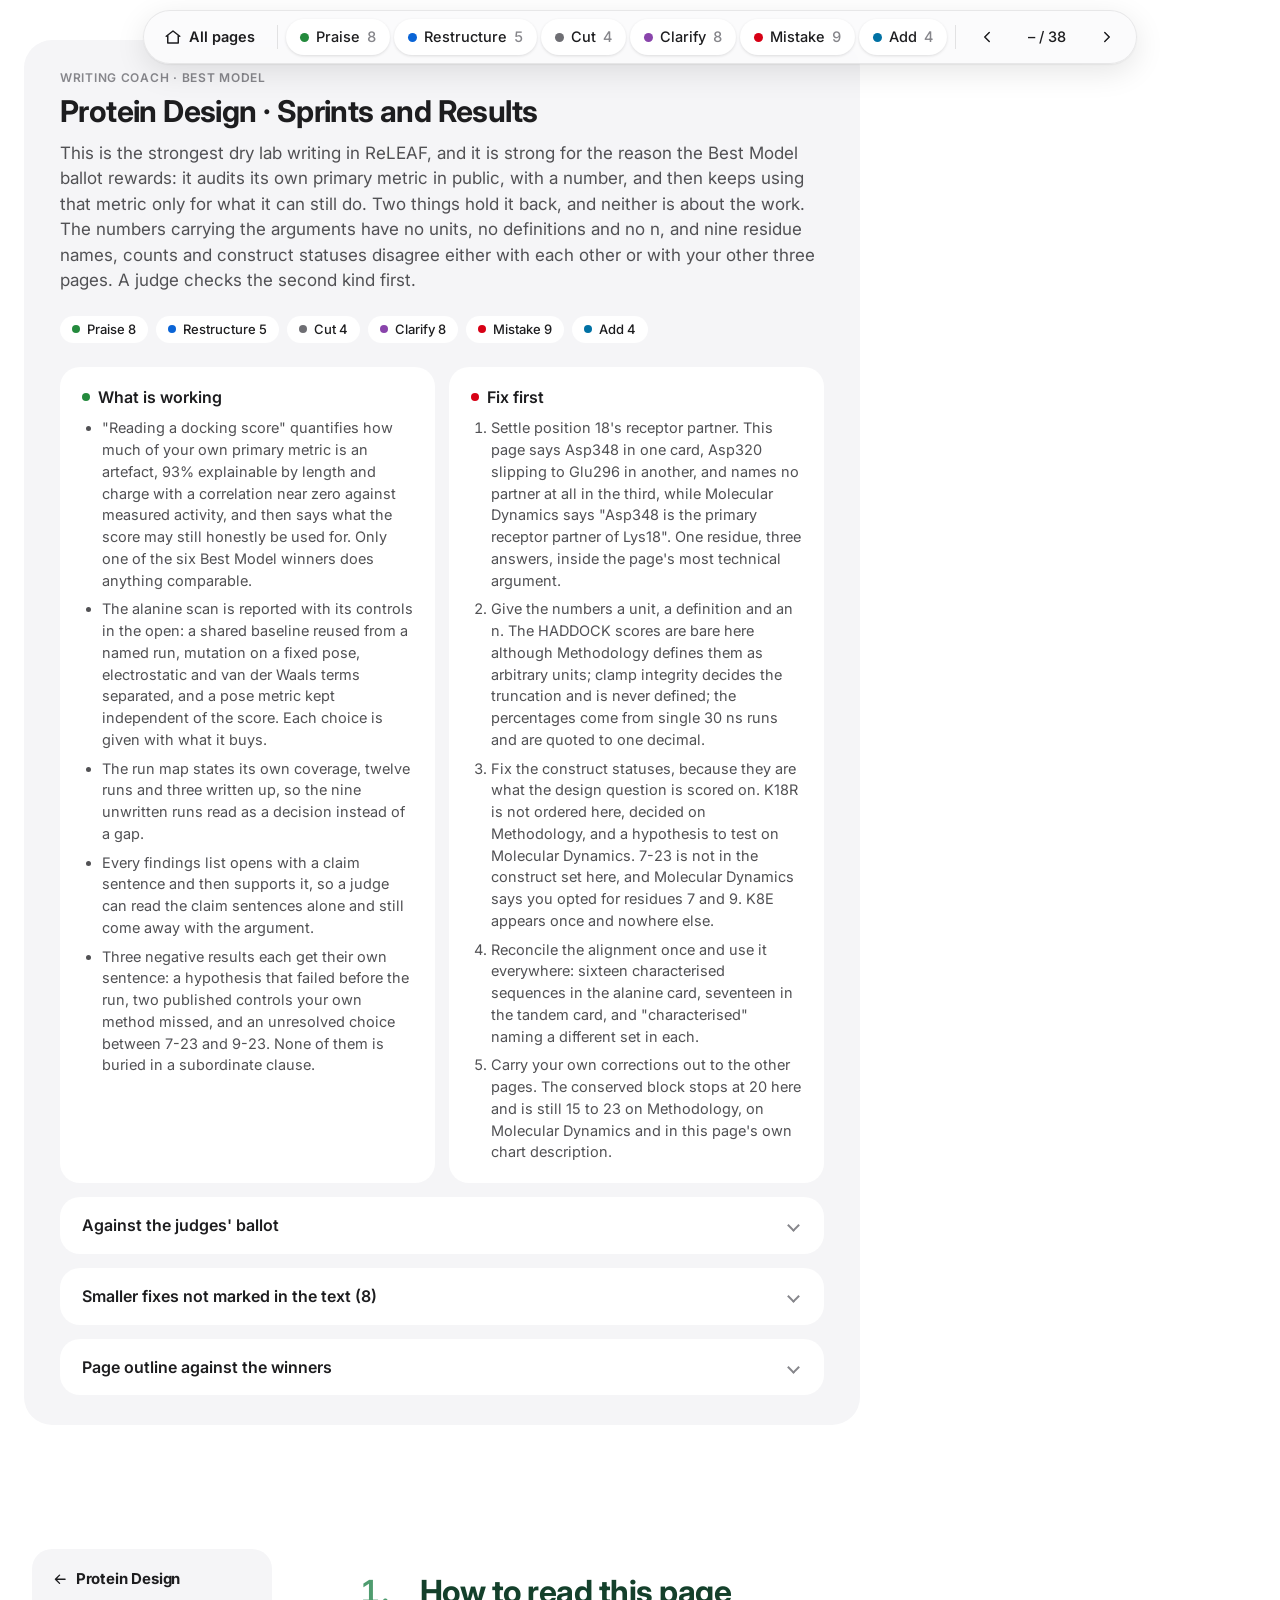
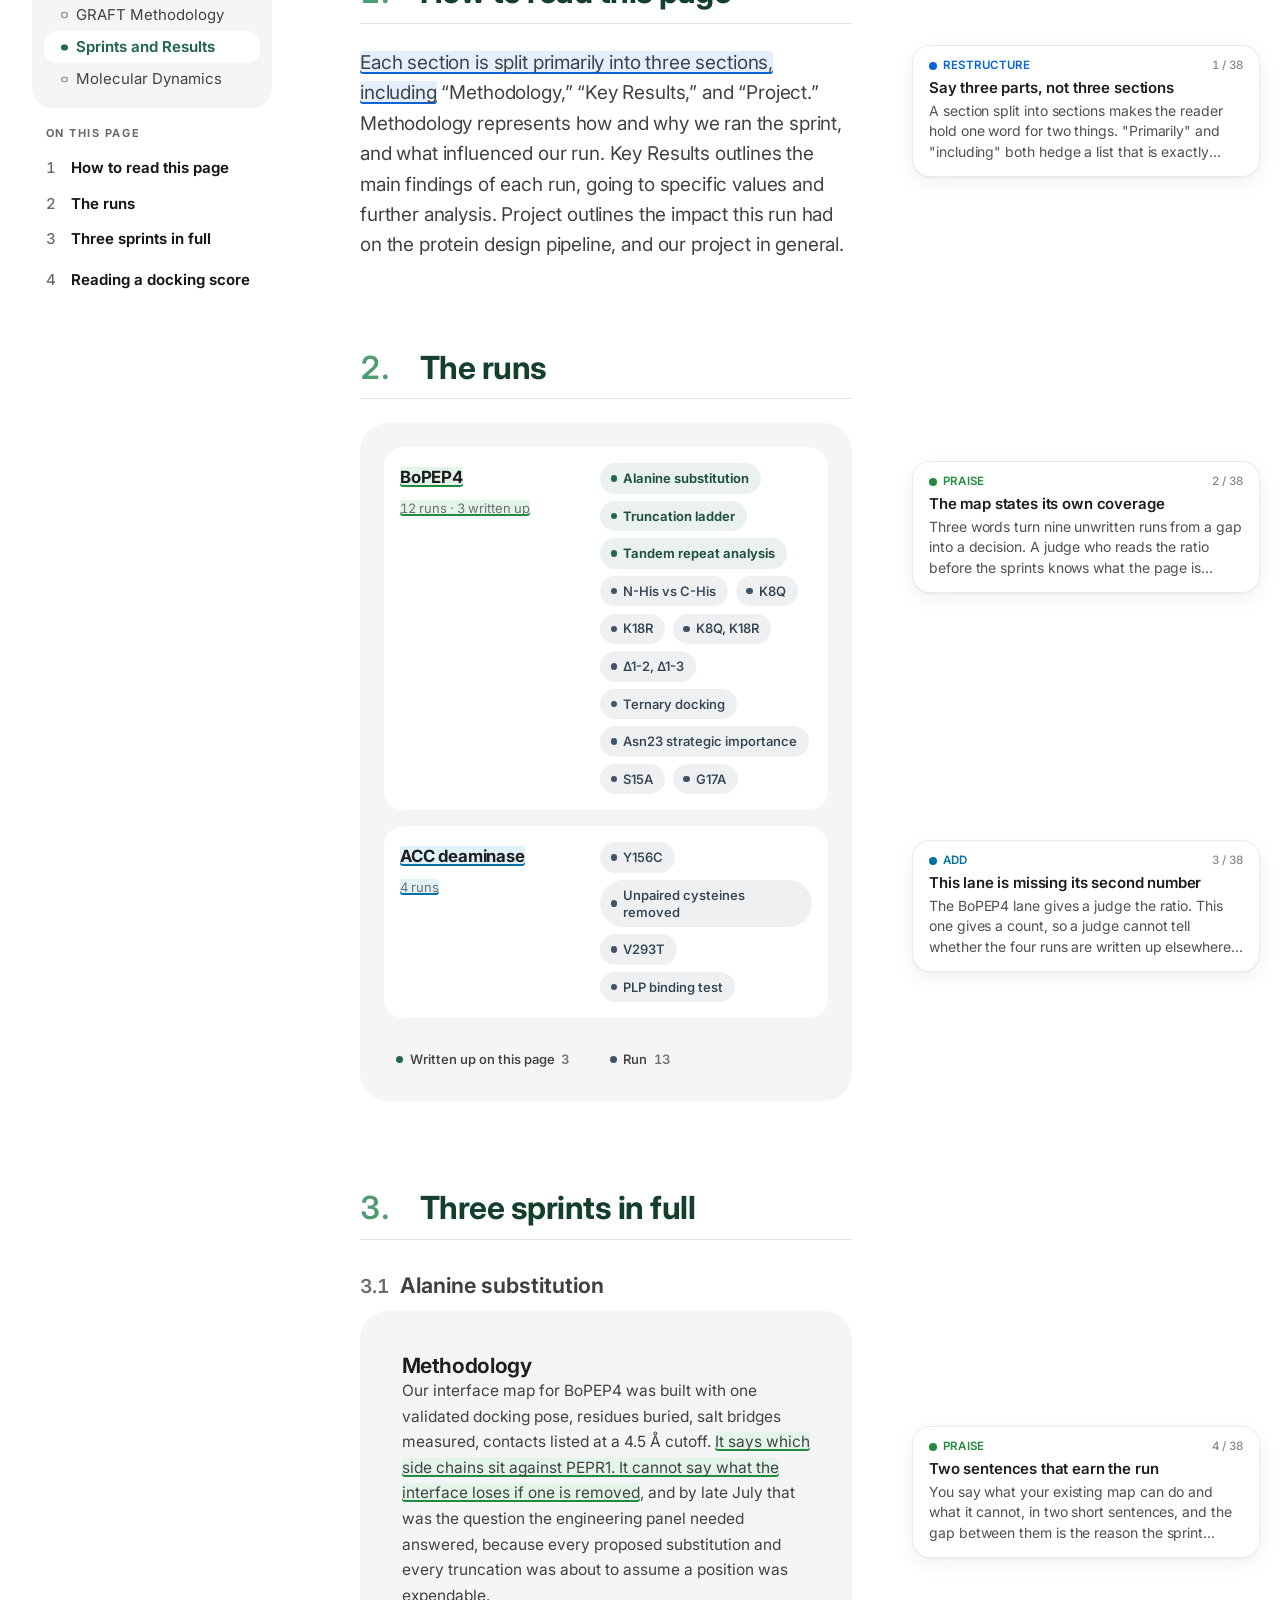
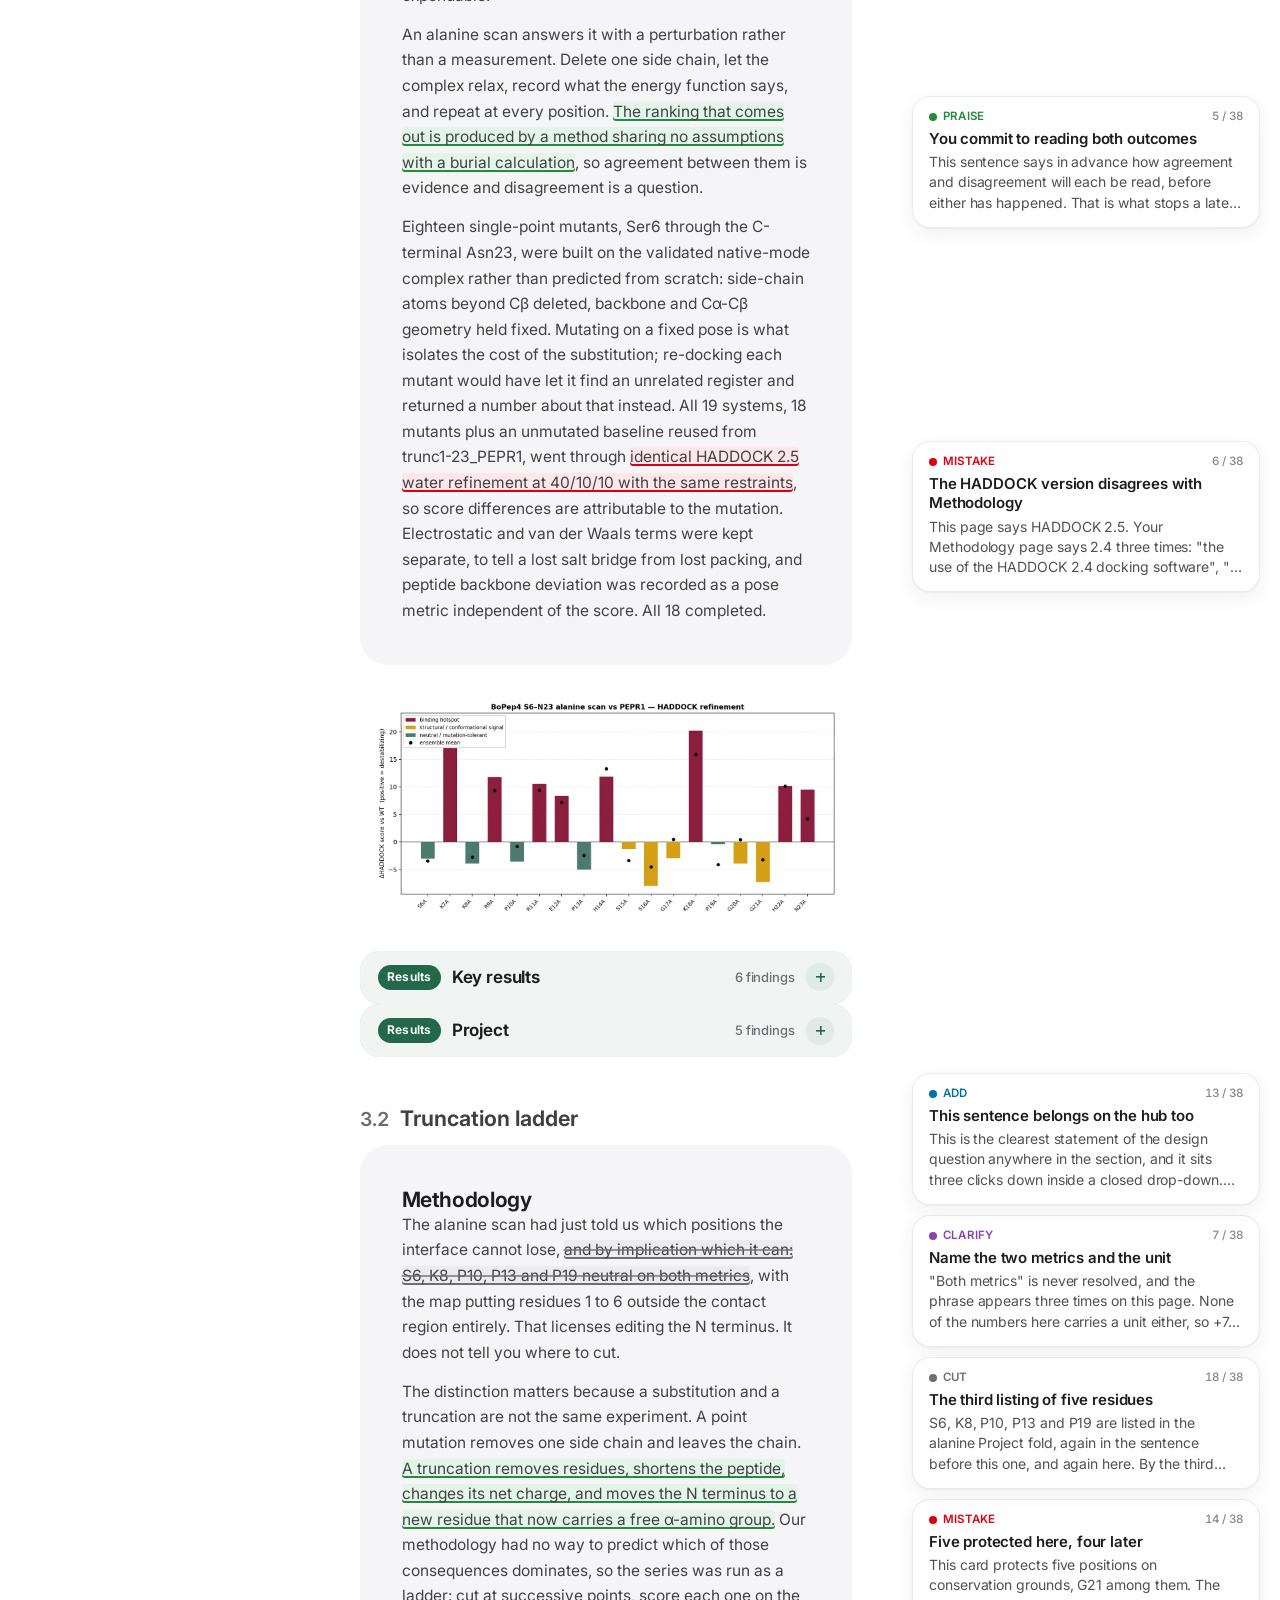
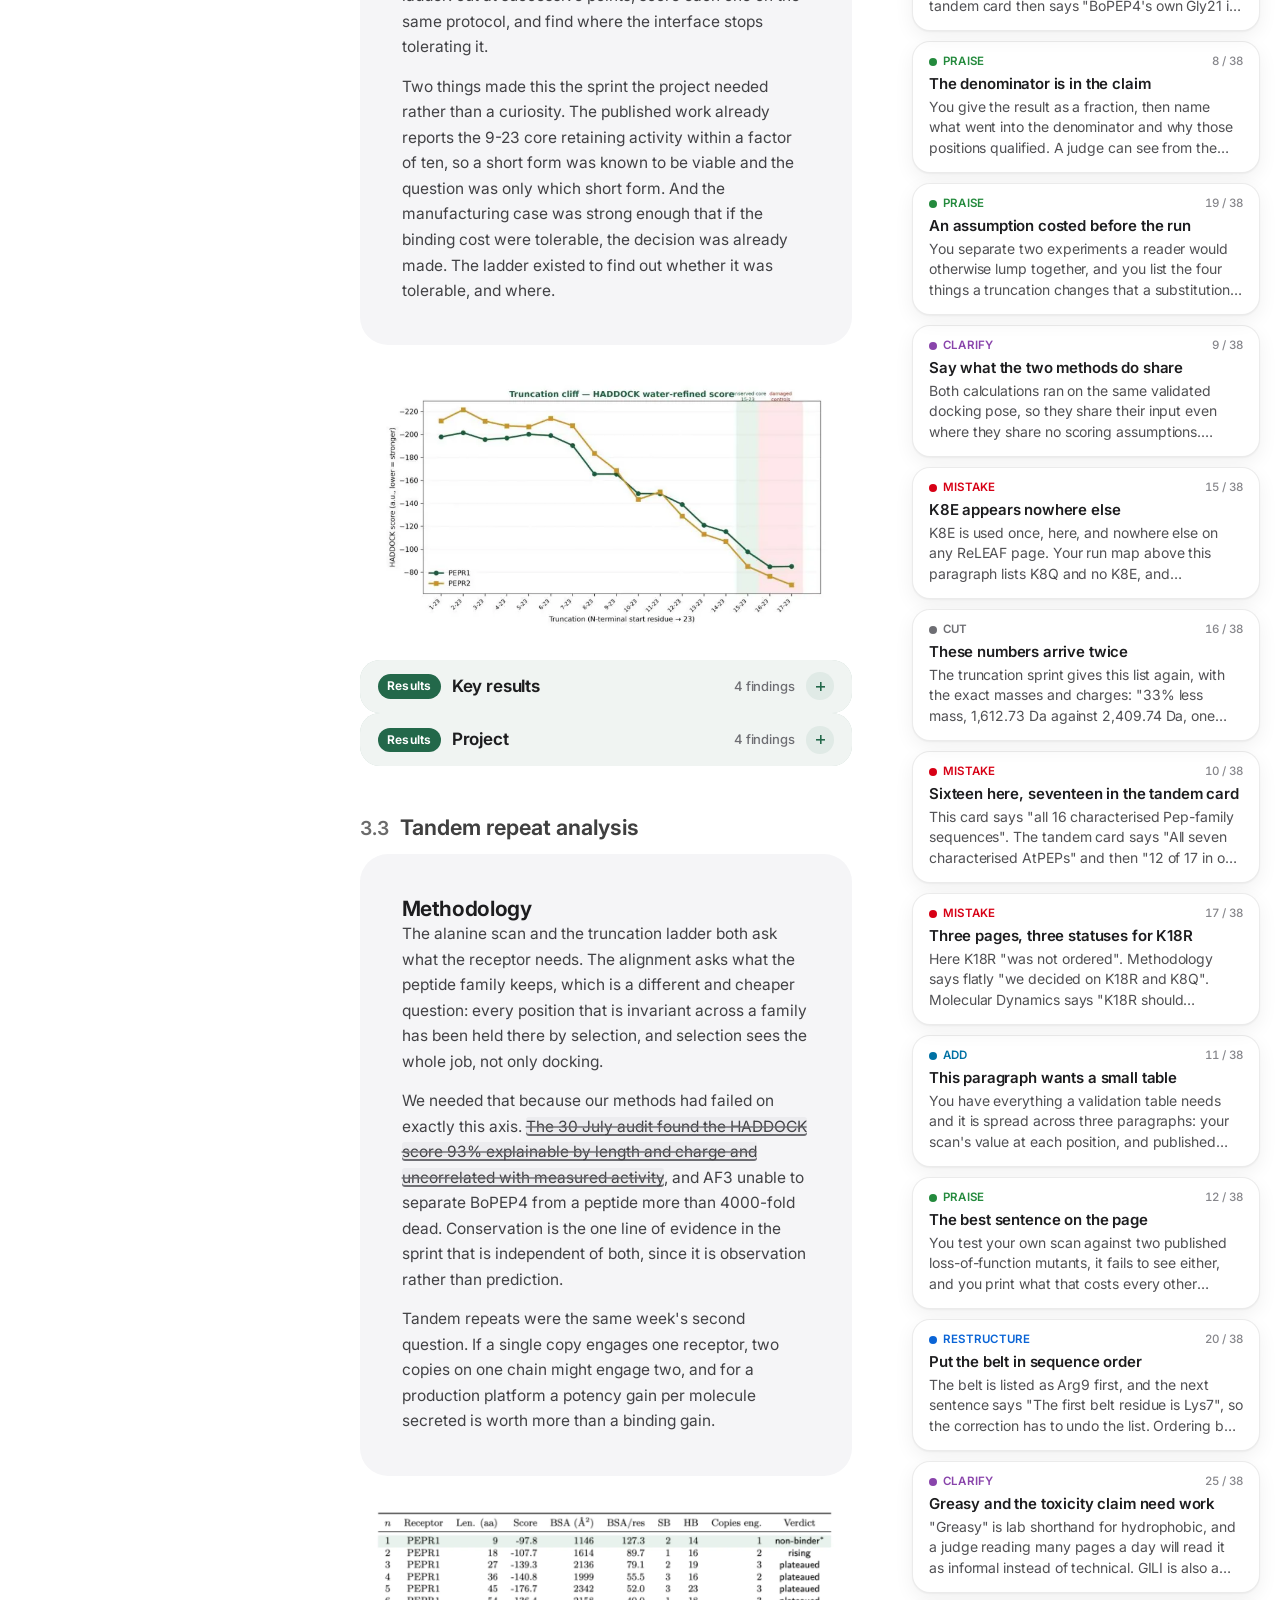
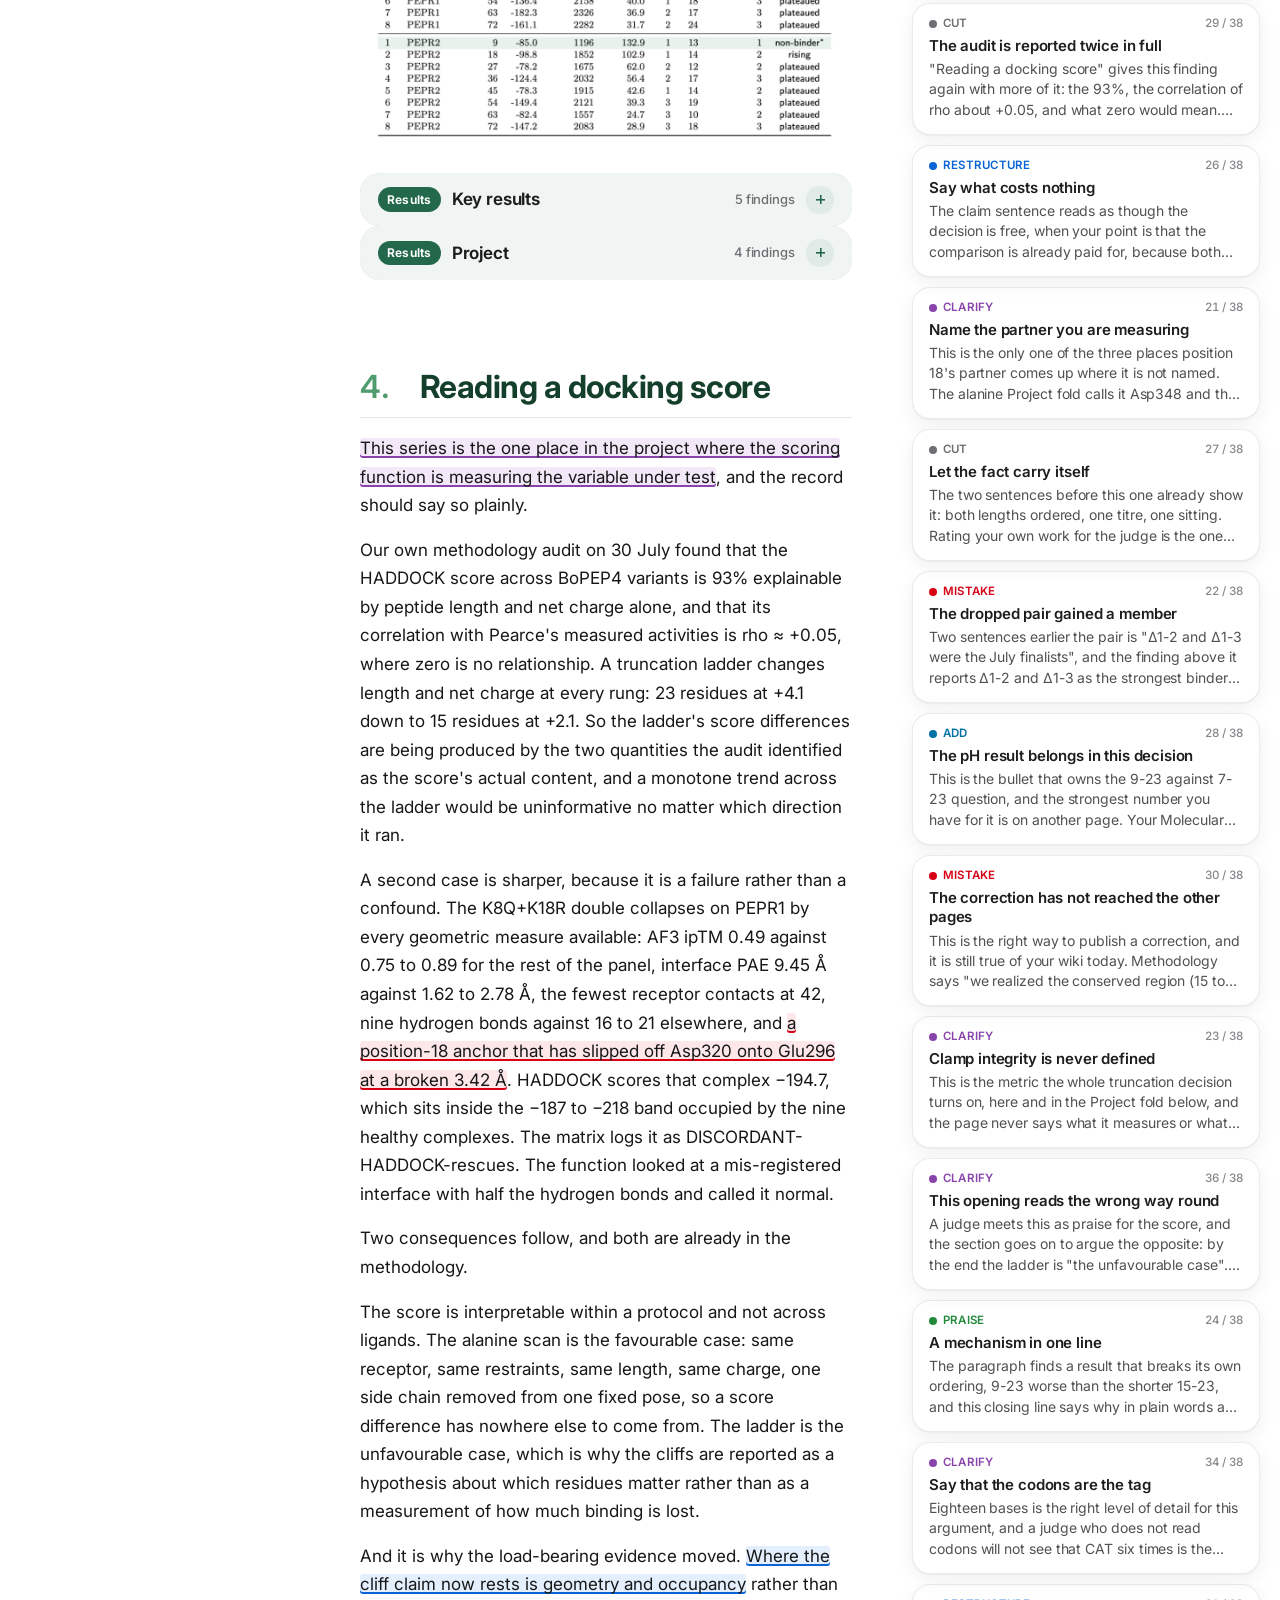
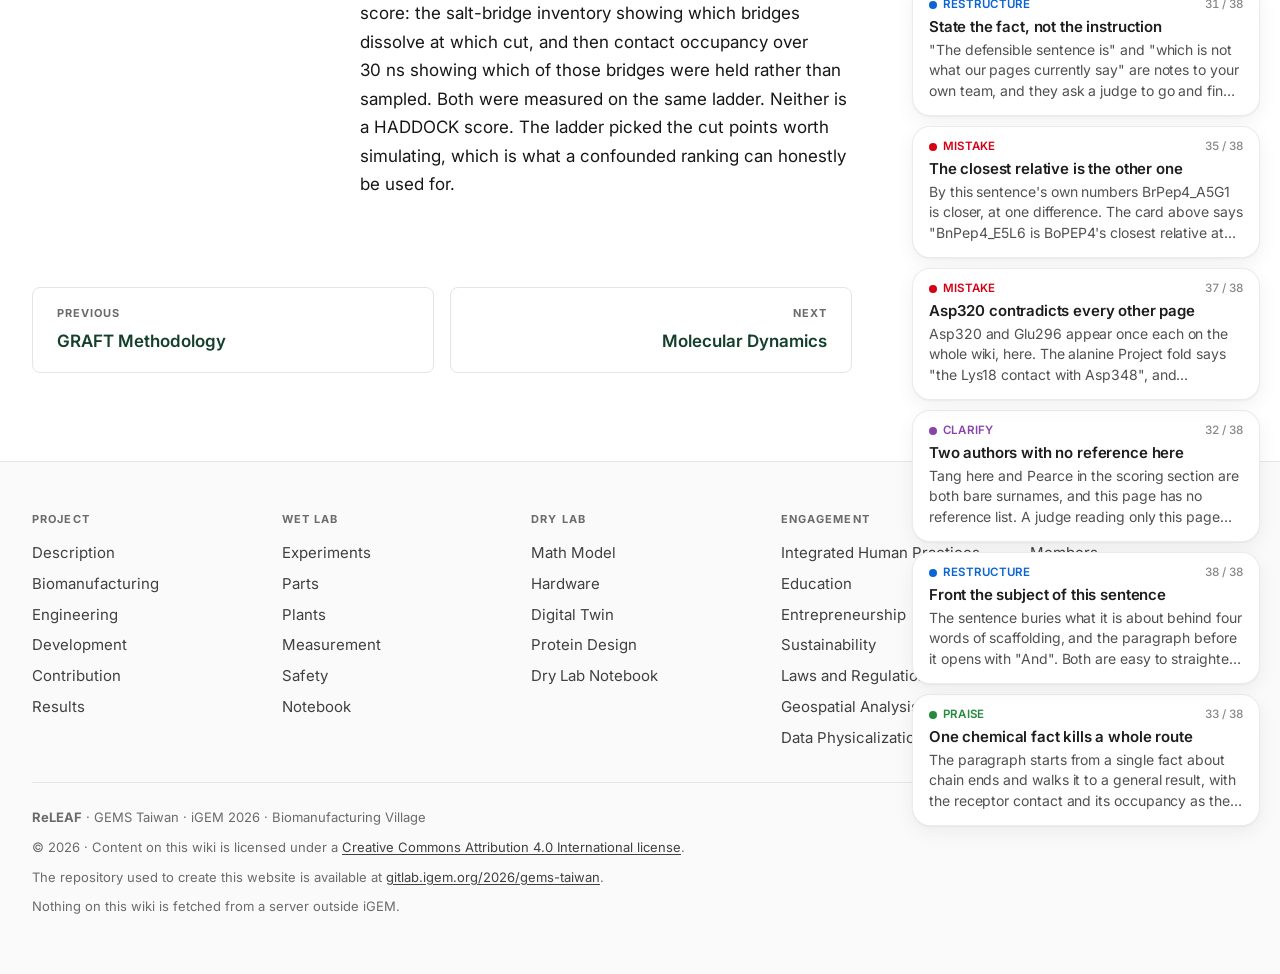
<file: docs/protein-design/sprints/index.html>
<!DOCTYPE html>
<html lang="en">
<head>
  <meta charset="utf-8" />
  <meta name="viewport" content="width=device-width, initial-scale=1" />
  <title>Sprints and Results | Protein Design | ReLEAF &middot; iGEM 2026</title>
  <meta name="description" content="Every design run the GRAFT methodology produced, in one roster, with three written out in full: the alanine substitution scan, the truncation ladder and the tandem repeat analysis, each with how it was run, what came back, and what it changed." />
  <link rel="icon" href="../../assets/img/logo.png" />
  <link rel="stylesheet" href="../../assets/css/tokens.css" />
  <link rel="stylesheet" href="../../assets/css/nav.css" />
  <link rel="stylesheet" href="../../assets/css/page.css" />
  <link rel="stylesheet" href="../../assets/css/engage.css?v=1010seg" />
  <link rel="stylesheet" href="../protein.css?v=202610107" />
  <link rel="stylesheet" href="../../coach/coach.css?v=1013123602" />
</head>
<body class="engage pd">
<!--
  SOURCE. The roster and its state marks come from "Layout - Protein Design
  Page.docx" (section 2), where a cross means the run has not happened yet.

  Updated 8 October 2026 from "2. Sprints Subpage/Sprints Writing.docx", which
  the students rewrote after this page was built. On 28 September that document
  held one sentence; it now holds "How to Read" and three sprints written out
  in full to their own three-part shape, Methodology, Key Results and Project:
  the alanine substitution scan, the truncation ladder, and the tandem repeat
  analysis. All three are on this page in their words, and the page's section
  order follows the document.

  The single sentence quoted here before ("relying solely on computational
  results ... may lead to misleading conclusions") is gone. It was the earlier
  revision of the passage the document now calls "HADDOCK Score Reliability",
  which is on the page in full under "Reading a docking score", so keeping
  both would have put two revisions of one argument side by side. The newer
  passage sits inside the truncation ladder sprint in the document; it is
  lifted to its own section here because it governs every score on the page.

  The Key Results and Project lists are the students' own paragraphs, each of
  which opens with a claim sentence and then supports it. The claim sentence
  is set bold and the paragraph becomes a list item; no words are changed.

  The same mechanical fixes run through this student text as through the
  Methodology page: the names are normalised to the spelling the rest of the
  wiki uses (BoPEP4, AtPEP1, ReLeaf), species and genus names are set italic,
  and the angstrom sign, the minus sign, the Greek letters and the squared
  unit are written as entities and markup. No wording is changed.

  The three result figures come from "Methodology Writing.docx", which is where
  the students drew them; that document points its own results at this page
  ("see Sprints and Results"), so the figures live here and the reasoning for
  each axis stays on /protein-design/methodology/.

  The page uses assets/css/engage.css, the soft layout the Engagement pages
  and Integrated Human Practices share.

  10 October 2026. Re-read against "1010 Protein Design/2. Sprints Subpage/
  Sprints Writing.docx". The three written-out sprints are unchanged from the
  8 October delivery, word for word. What the new document adds is the rest of
  the roster as the students now name it: eight more BoPEP4 runs, six LEA14
  designs, and an ACC D heading with nothing under it yet.

  Timmy asked for the students' writing and nothing else, and for the page to
  begin at section 1. So the hero plate, the standfirst and the Section /
  Written by / Last updated / Status list are gone, along with the step nav,
  and every drafted paragraph has been deleted rather than recoloured: the two
  section ledes, the three chapter intros, the two "carried forward"
  cross-references, and the note about Asn23 not being invariant (that is a
  message to whoever next edits the other pages, so it lives in the session
  notes now and not on the page).

  Two whole sections went with them, because neither had any student writing
  behind it. "Point substitutions" was a drafted summary of K8Q and K18R,
  which the document still lists as bare headings; the run map marks them run
  and unwritten, which is the honest statement. "Where these results go" was
  not in the document at all.

  Section 2 is now one window instead of twenty-four prose cards: three lanes,
  one per protectant, every run a chip marked written up, run, or not run, and
  the legend doubles as a filter (.runmap in protein.css, with a small script
  at the end of this file). The run names are the students' own headings. The
  descriptions that used to sit under each one were ours, so they are gone;
  the state marks and the counts are facts, not prose. The three lanes keep
  the ids #bopep4-runs, #accd-runs and #lea14-runs so inbound links still land.

  What kept class="ai" at that point was the three figure legends and the
  provenance lines. They went the same week, when Timmy asked for the subpages
  to be the students' writing and nothing else, so the page now reports no .ai
  element at all; every chart carries its own title and axis labels inside the
  image, so none of them needed a sentence underneath.

  10 October 2026, later. The same two rules as the other two subpages, and
  this page is where they divide most cleanly, because the students' own shape
  already separates the three parts.

  Methodology stays flat. Each sprint opens with its Methodology card and its
  chart, so a reader meets how the run happened, and every precaution in it,
  with nothing over them.

  Key Results and Project are drop-downs, shut when the page loads, with the
  finding count on the row: six and five for the alanine scan, four and four
  for the truncation ladder, five and four for the tandem repeats. Not one
  word moved; the two cards became .fold--res rows, and the students' own card
  names are the row titles so the shape "How to read this page" describes is
  still the shape on the page.

  "Reading a docking score" is not folded. It is the page's standing caution
  about every number above it, so it stays open at the end.

  10 October 2026, last pass. The segmented control over the three sprints is
  gone and they are stacked, so section 3 reads straight down. Each sprint is
  a .sprint block keeping its own id and its colour, and its title is now a
  real h3 rather than a data-no-toc chapter title, so the rail lists them as
  3.1, 3.2 and 3.3 and a judge can jump to one. The "Sprint 1 / 2 / 3"
  eyebrows went with the control: the rail numbers them now, and an eyebrow
  that repeats the rail's count is the thing this wiki keeps taking out.

  The run map stays as it is. Its lanes run across the page but it is a map
  of what was run, not a switch between panels, and nothing is hidden behind
  it.

  12 October 2026. Re-read against the new drop: "2. Sprints Subpage/Sprints
  Writing.docx", 3,239 words where the 1 October copy held 29, and section 2
  of "Layout - Protein Design Page.docx". The three written-out sprints and
  the HADDOCK passage are word for word what the page already carried, with
  one exception. The alanine scan's opening sentence now reads as the students
  wrote it, "built with one validated docking pose", in place of a clause of
  ours about how the methodology builds everything at that stage. That was the
  last sentence on the page that was not theirs.

  The document still ends at a bare "ACC D" heading, and under BoPEP4 it still
  carries K8Q, K18R, K8Q+K18R, N-His vs C-His, Ternary Docking, Asn23
  Strategic Importance, S15A and G17A as headings with nothing under them.
  Those eight stay as chips marked run and unwritten, which is the honest
  statement; nothing has been written for them here.

  The layout adds one BoPEP4 run the map did not have, "d1-2, d1-3", so the
  lane is twelve chips in the layout's own order, which puts N-His vs C-His
  ahead of the substitutions. The shallow cuts have no section of their own
  because the students report them inside the truncation ladder, so the chip
  is marked run rather than written up. The layout's crossed runs stay off the
  map, as Timmy asked on 10 October: "Other specified engineering direction
  runs" under BoPEP4, three ACC deaminase checks, and the eight LEA14 designs,
  which is that protectant entire.

  The third sprint takes the document's own name, Tandem repeat analysis. The
  section over the HADDOCK passage is still called "Reading a docking score",
  which is ours and not the document's "HADDOCK Score Reliability"; the name
  was chosen when the passage was lifted out of the truncation ladder, and
  build/md_page.py links to #reading-a-docking-score, so it is left for Timmy
  to settle rather than changed here. Both section ids are unchanged.
-->

  <div id="site-nav" data-base="../../" data-tab="drylab" data-page="protein-design"></div>
  <div class="sitenav-spacer"></div>



  <div class="pagewrap">
    <div class="railcol">

      <nav class="secnav pl-3" aria-label="Protein Design section">
        <a class="secnav__home" href="../"><svg viewBox="0 0 24 24" fill="none" stroke="currentColor" stroke-width="2" stroke-linecap="round" stroke-linejoin="round" aria-hidden="true" focusable="false"><path d="M19 12H5M11 6l-6 6 6 6"/></svg>Protein Design</a>
        <ul class="secnav__list">
            <li><a href="../methodology/">GRAFT Methodology</a></li>
            <li><a href="./" aria-current="page">Sprints and Results</a></li>
            <li><a href="../molecular-dynamics/">Molecular Dynamics</a></li>
        </ul>
      </nav>

      <details class="toc" open>
        <summary>Contents</summary>
        <div class="toc__inner"><p class="toc__title">On this page</p></div>
      </details>

    </div>

    <main class="pagebody">

      <h1 class="visually-hidden">Sprints and Results</h1>

      <!-- ================================================ 1 · HOW TO READ -->
      <section class="sec" id="how-to-read">
        <h2>How to read this page</h2>

        <div class="lede-c">
          <p>Each section is split primarily into three sections, including &ldquo;Methodology,&rdquo; &ldquo;Key Results,&rdquo; and &ldquo;Project.&rdquo; Methodology represents how and why we ran the sprint, and what influenced our run. Key Results outlines the main findings of each run, going to specific values and further analysis. Project outlines the impact this run had on the protein design pipeline, and our project in general.</p>
        </div>

      </section>

      <!-- ===================================================== 2 · THE SET -->
      <section class="sec" id="the-runs">
        <h2>The runs</h2>

        <div class="runmap" data-runmap>
          <div class="runmap__lanes">

            <div class="runmap__lane" id="bopep4-runs">
              <div class="runmap__who">
                <span class="runmap__name">BoPEP4</span>
                <span class="runmap__tally">12 runs &middot; 3 written up</span>
              </div>
              <div class="runmap__chips">
                <a class="rchip" data-state="done" href="#the-alanine-scan">Alanine substitution</a>
                <a class="rchip" data-state="done" href="#the-truncation-ladder">Truncation ladder</a>
                <a class="rchip" data-state="done" href="#tandem-repeats">Tandem repeat analysis</a>
                <span class="rchip" data-state="ran">N-His vs C-His</span>
                <span class="rchip" data-state="ran">K8Q</span>
                <span class="rchip" data-state="ran">K18R</span>
                <span class="rchip" data-state="ran">K8Q, K18R</span>
                <span class="rchip" data-state="ran">&Delta;1-2, &Delta;1-3</span>
                <span class="rchip" data-state="ran">Ternary docking</span>
                <span class="rchip" data-state="ran">Asn23 strategic importance</span>
                <span class="rchip" data-state="ran">S15A</span>
                <span class="rchip" data-state="ran">G17A</span>
              </div>
            </div>

            <div class="runmap__lane" id="accd-runs">
              <div class="runmap__who">
                <span class="runmap__name">ACC deaminase</span>
                <span class="runmap__tally">4 runs</span>
              </div>
              <div class="runmap__chips">
                <span class="rchip" data-state="ran">Y156C</span>
                <span class="rchip" data-state="ran">Unpaired cysteines removed</span>
                <span class="rchip" data-state="ran">V293T</span>
                <span class="rchip" data-state="ran">PLP binding test</span>
              </div>
            </div>

          </div>

          <div class="runmap__key" role="group" aria-label="Run state">
            <button type="button" data-filter="done" aria-pressed="false">Written up on this page <span class="runmap__n">3</span></button>
            <button type="button" data-filter="ran" aria-pressed="false">Run <span class="runmap__n">13</span></button>
          </div>
        </div>
      </section>

      <section class="sec" id="the-sprints">
        <h2>Three sprints in full</h2>


          <!-- ------------------------------------------- 3.1 ALANINE SCAN -->
        <div class="sprint pl-2" id="the-alanine-scan">
          <h3 data-toc="Alanine substitution">Alanine substitution</h3>

            <article class="card">
              <h4 class="card__name">Methodology</h4>
              <p>Our interface map for BoPEP4 was built with one validated docking pose, residues buried, salt bridges measured, contacts listed at a 4.5&nbsp;&Aring; cutoff. It says which side chains sit against PEPR1. It cannot say what the interface loses if one is removed, and by late July that was the question the engineering panel needed answered, because every proposed substitution and every truncation was about to assume a position was expendable.</p>
              <p>An alanine scan answers it with a perturbation rather than a measurement. Delete one side chain, let the complex relax, record what the energy function says, and repeat at every position. The ranking that comes out is produced by a method sharing no assumptions with a burial calculation, so agreement between them is evidence and disagreement is a question.</p>
              <p>Eighteen single-point mutants, Ser6 through the C-terminal Asn23, were built on the validated native-mode complex rather than predicted from scratch: side-chain atoms beyond C&beta; deleted, backbone and C&alpha;-C&beta; geometry held fixed. Mutating on a fixed pose is what isolates the cost of the substitution; re-docking each mutant would have let it find an unrelated register and returned a number about that instead. All 19 systems, 18 mutants plus an unmutated baseline reused from trunc1-23_PEPR1, went through identical HADDOCK 2.5 water refinement at 40/10/10 with the same restraints, so score differences are attributable to the mutation. Electrostatic and van der Waals terms were kept separate, to tell a lost salt bridge from lost packing, and peptide backbone deviation was recorded as a pose metric independent of the score. All 18 completed.</p>
            </article>

            <div class="chartbox"><div class="charts charts--1"><figure class="fig fig--chart">
              <img src="../../assets/img/protein-design/alanine-scan-bopep4.webp"
                   alt="Bar chart of the BoPEP4 alanine scan against PEPR1 after HADDOCK refinement. One bar per substitution from S6A to N23A, showing the change in HADDOCK score against wild type, with positive values destabilising. Bars are coloured as binding hotspots, structural or conformational signals, and neutral or mutation-tolerant positions, with an ensemble mean marked on each."
                   width="1536" height="727" loading="lazy" decoding="async" />
            </figure></div></div>

            <details class="fold fold--res">
              <summary><span class="fold__k">Results</span> Key results <span class="fold__sub">6 findings</span></summary>
              <div class="fold__body">
              <ul class="findings">
                <li><b>Eight hotspots that fail the same way.</b> K7, R9, R11, E12, H14, K18, H22 and N23 clear +7 on both metrics, and every one is carried by a large positive &Delta;E<sub>elec</sub>, from +32.6 at H14 to +150.4 at K18, with &Delta;E<sub>vdw</sub> flat or favourable throughout. That is the signature of removing a charged side chain from a salt bridge, and it rules out a packing artefact introduced by the mutagenesis. K18A and K7A are the largest hits. K7A is also the only mutant that moves the peptide, by 1.62&nbsp;&Aring;, so it costs binding energy and pose retention together.</li>
                <li><b>Cross-validation at 13 of 13.</b> Of the positions where the interface map made an unambiguous call, eight anchors and five non-contacts, the scan agrees with all of them. Two methods with no shared assumptions returned the same interface.</li>
                <li><b>Asn23 ranks last of the eight hotspots.</b> N23A is +9.5, which sits oddly against Asn23 having the largest buried surface at 170&nbsp;&Aring;<sup>2</sup> and four hydrogen bonds. The explanation the data support is that several of those contacts engage the C-terminal carboxylate and backbone amide rather than the side-chain atoms an Asn to Ala substitution removes, so part of the clamp survives. That distinction is what the C-terminal tag question turned on later: substituting at position 23 keeps the chain terminus, appending to it does not.</li>
                <li><b>Ser15 and Ser16 disagree with their own conservation.</b> Both are invariant across all 16 characterised Pep-family sequences and were assigned as core hydrogen-bonded contacts. Neither registers, at &minus;1.3 and &minus;8.0. A serine hydroxyl contributes little to an electrostatic term next to a full salt bridge, so the conservation is real and this assay is not positioned to explain it.</li>
                <li><b>The scan would not have found our own two controls.</b> S15A and G17A are the loss-of-function constructs we ordered, on published activities roughly 100-fold and more than 4000-fold below wild type. The scan returns &minus;1.3 and &minus;2.9 at exactly those positions. A method that misses the two substitutions the published work shows matter most is a method whose silence elsewhere carries no weight, which is the same conclusion the July audit of HADDOCK and AlphaFold3 reached by a different route.</li>
                <li><b>The glycines move and the prolines do not.</b> G20A and G21A show the largest backbone deviations in the set, 1.21 and 1.42&nbsp;&Aring;, with no score effect, consistent with glycine accommodating dihedrals an alanine cannot. The hypothesis floated before the run, that the prolines would show the same signature from losing backbone rigidity, failed: P10A, P13A and P19A sit at 0.75 to 1.03&nbsp;&Aring;, inside the neutral range.</li>
              </ul>
              </div>
            </details>

            <details class="fold fold--res">
              <summary><span class="fold__k">Results</span> Project <span class="fold__sub">5 findings</span></summary>
              <div class="fold__body">
              <p>ReLEAF has to produce a protectant, secrete it and get it onto a plant. This scan is the sprint that established the binding site is not where that work happens, and it did so by naming the positions that are closed.</p>
              <ul class="findings">
                <li><b>It closed the binding site and opened the construct.</b> Eight positions are protected as binding-critical, and five more, S15, S16, G17, G20 and G21, are protected on conservation grounds even without a score penalty. With the C terminus already off-limits, the surface left to engineer is the construct and the delivery. Every subsequent design decision in the project sits there.</li>
                <li><b>It put direct evidence under the secretion handle.</b> S6, K8, P10, P13 and P19 are neutral on both metrics. K8 is the residue the K8Q and K8E secretion designs modify, and until this sprint that choice rested on the burial map alone. The project's limiting problem is secretion efficiency, so a free handle at K8 is a project-level result rather than a structural footnote.</li>
                <li><b>It set the truncation direction.</b> Flat response at S6, plus the map's finding that residues 1 to 6 make no contact, pointed at the N terminus as the removable end. Given the biomanufacturing strategy, the gain was taken as truncation rather than substitution, which produced the ladder and then the 9-23 construct: a third less mass, one trypsin-type site instead of three, half the positive charge, so less of it binding electrostatically to the producer cells.</li>
                <li><b>It is why K18R had a rationale, and why losing it cost nothing.</b> K18 carries the largest electrostatic contribution in the peptide, which is what made a conservative Lys to Arg swap attractive. MD later found the Lys18 contact with Asp348 present in 53.7% of frames over a 2.55 to 9.37&nbsp;&Aring; swing, and Phe371 nearest Gly20 rather than Lys18. Position 18 still matters; the structural claim underneath K18R does not, and it was not ordered. Because the engineering target had already moved to the construct, withdrawing it removed nothing from the panel.</li>
                <li><b>PEPR2 is not covered.</b> Existing data show PEPR2 with a degraded mid-belt where Arg11 and Glu12 lose their partners, so R11A and E12A may behave differently there. A PEPR2 scan has not been run, and dual-receptor engagement is a ReLEAF-level claim, so it stays open.</li>
              </ul>
              </div>
            </details>

          </div>

          <!-- ---------------------------------------- 3.2 TRUNCATION LADDER -->
        <div class="sprint pl-3" id="the-truncation-ladder">
          <h3 data-toc="Truncation ladder">Truncation ladder</h3>

            <article class="card">
              <h4 class="card__name">Methodology</h4>
              <p>The alanine scan had just told us which positions the interface cannot lose, and by implication which it can: S6, K8, P10, P13 and P19 neutral on both metrics, with the map putting residues 1 to 6 outside the contact region entirely. That licenses editing the N terminus. It does not tell you where to cut.</p>
              <p>The distinction matters because a substitution and a truncation are not the same experiment. A point mutation removes one side chain and leaves the chain. A truncation removes residues, shortens the peptide, changes its net charge, and moves the N terminus to a new residue that now carries a free &alpha;-amino group. Our methodology had no way to predict which of those consequences dominates, so the series was run as a ladder: cut at successive points, score each one on the same protocol, and find where the interface stops tolerating it.</p>
              <p>Two things made this the sprint the project needed rather than a curiosity. The published work already reports the 9-23 core retaining activity within a factor of ten, so a short form was known to be viable and the question was only which short form. And the manufacturing case was strong enough that if the binding cost were tolerable, the decision was already made. The ladder existed to find out whether it was tolerable, and where.</p>
            </article>

            <div class="chartbox"><div class="charts charts--1"><figure class="fig fig--chart">
              <img src="../../assets/img/protein-design/truncation-cliff-bopep4.webp"
                   alt="Line chart titled truncation cliff, HADDOCK water-refined score. The x axis runs from the full-length peptide, residues 1 to 23, through successive N-terminal cuts to residues 17 to 23. Two traces, PEPR1 and PEPR2, stay near minus 200 and minus 220 for the first seven cuts, then rise steadily towards minus 80 as more residues are removed. The conserved core region 15 to 23 and the damaged controls beyond it are shaded at the right."
                   width="775" height="415" loading="lazy" decoding="async" />
            </figure></div></div>

            <details class="fold fold--res">
              <summary><span class="fold__k">Results</span> Key results <span class="fold__sub">4 findings</span></summary>
              <div class="fold__body">
              <ul class="findings">
                <li><b>The anchor belt lies downstream of the cut.</b> The atlas established the architecture the ladder is cutting into: an extended peptide clipped into an acidic LRR groove by a three-point salt-bridge belt at Arg9, Lys7/Lys8 and position 18, with the buried Asn23 anchor at the end. The first belt residue is Lys7. Shaving the N terminus removes only Gly1 to Leu3, which make no anchor contact, and the belt is retained intact in every truncated complex.</li>
                <li><b>The shallow truncations were the strongest binders in the panel.</b> &Delta;1-2 and &Delta;1-3 came out ahead of both substitutions on AF3 confidence against PEPR1, ipTM 0.88 and 0.89 against 0.82 for K18R and 0.83 for K8Q, with the lowest interface PAE in the set at 1.62&nbsp;&Aring; for &Delta;1-3. HADDOCK agreed directionally at &minus;207 and &minus;201. Position 18 keeps its canonical partner through the cut, at 2.77 and 2.85&nbsp;&Aring;. Removing the anchorless N terminus costs nothing measurable, which is the structural licence for treating N-terminal length as an engineering axis.</li>
                <li><b>The series then moved past them.</b> &Delta;1-2 and &Delta;1-3 were the July finalists and are not what we ordered. Shaving two or three residues buys almost no manufacturing benefit while keeping the disordered N-terminal segment that contributes little binding, so the cut moved down the ladder to 9-23, with 7-23 alongside it. &Delta;1 and &Delta;1-3 were dropped on that reasoning rather than on a binding result.</li>
                <li><b>MD located the boundary, and then moved it.</b> The wild-type run put the fluctuation break at the same residue the ladder's cliff falls on: Gly1 fluctuating by 3.51&nbsp;&Aring;, everything from Glu12 onward under 1.0&nbsp;&Aring;, and Arg9 at the boundary with an RMSF of 1.32&nbsp;&Aring;, a mean closest approach of 2.79&nbsp;&Aring; and 100% contact occupancy. Two methods with no shared assumptions landed on Arg9. The truncation runs then complicated it: clamp integrity is 100.0% for 1-23, 98.5% for 7-23 and 99.9% for 15-23, but 77.1% for 9-23. The cliff is real and it is not where length predicts, because 9-23 keeps the 9-14 segment while removing the Lys7-Asp129 salt bridge that anchors it, and 15-23 removes both together. Shorter is not worse; losing an anchor without the segment it anchors is worse.</li>
              </ul>
              </div>
            </details>

            <details class="fold fold--res">
              <summary><span class="fold__k">Results</span> Project <span class="fold__sub">4 findings</span></summary>
              <div class="fold__body">
              <ul class="findings">
                <li><b>It produced the production molecule.</b> 9-23 is the manufacturing candidate and the construct already in hand as D-01 and D-04. Against full length it carries 33% less mass, 1,612.73&nbsp;Da against 2,409.74&nbsp;Da, one trypsin-type cut site instead of three, and half the positive charge at +2.1 against +4.1, so less of it sticks electrostatically to the producer cells. It also removes the greasy GILI front segment, which is the part that raises a self-toxicity risk in <i>B. subtilis</i>, where no amount of promoter tuning would recover the yield. The cost is the published factor of ten in activity.</li>
                <li><b>It costs nothing to settle at the bench.</b> Both lengths were ordered, 9-23 as D-01 and D-04 and full length as D-03 and D-05, so the head-to-head titre is a comparison we can already run in one sitting. That is the clearest example in the project of a dry lab result shaped so the wet lab can decide it.</li>
                <li><b>It redirected the engineering away from the binding site.</b> With the C terminus off-limits and the eight hotspots protected, N-terminal length was the only axis left that changes the molecule's manufacturability without touching the interface. The truncation series is what established that axis, and the later tag-placement result depends on it: the N terminus is the end that flaps and the end the ladder shows is removable, so it is where a tag can sit without touching a contact.</li>
                <li><b>It left one decision unresolved.</b> 7-23 is more stable than 9-23 on every MD metric we have, with clamp integrity 98.5% against 77.1%, Asn23-Arg487 99.9% against 81.1%, and 151 receptor contacts against 129. It is also not in our construct set. If the 9-23 deficit holds, the production candidate and the dry lab's best truncation are different molecules.</li>
              </ul>
              </div>
            </details>

          </div>

          <!-- ----------------------------------------- 3.3 TANDEM REPEATS -->
        <div class="sprint pl-4" id="tandem-repeats">
          <h3 data-toc="Tandem repeat analysis">Tandem repeat analysis</h3>

            <article class="card">
              <h4 class="card__name">Methodology</h4>
              <p>The alanine scan and the truncation ladder both ask what the receptor needs. The alignment asks what the peptide family keeps, which is a different and cheaper question: every position that is invariant across a family has been held there by selection, and selection sees the whole job, not only docking.</p>
              <p>We needed that because our methods had failed on exactly this axis. The 30 July audit found the HADDOCK score 93% explainable by length and charge and uncorrelated with measured activity, and AF3 unable to separate BoPEP4 from a peptide more than 4000-fold dead. Conservation is the one line of evidence in the sprint that is independent of both, since it is observation rather than prediction.</p>
              <p>Tandem repeats were the same week's second question. If a single copy engages one receptor, two copies on one chain might engage two, and for a production platform a potency gain per molecule secreted is worth more than a binding gain.</p>
            </article>

            <div class="chartbox"><div class="charts charts--1"><figure class="fig fig--chart">
              <img src="../../assets/img/protein-design/tandem-repeat-sweep.webp"
                   alt="Table of the tandem repeat sweep. For each receptor and for one to eight copies of the conserved unit, the table lists peptide length, HADDOCK score, buried surface area, buried area per residue, salt bridges, hydrogen bonds, copies engaged and a verdict of non-binder, rising or plateaued."
                   width="1054" height="526" loading="lazy" decoding="async" />
            </figure></div></div>

            <details class="fold fold--res">
              <summary><span class="fold__k">Results</span> Key results <span class="fold__sub">5 findings</span></summary>
              <div class="fold__body">
              <ul class="findings">
                <li><b>The conserved region stops at 20, not 23.</b> We have been describing 15 to 23 as the conserved block. The alignment supports an invariant SSG at 15 to 17 and an invariant Gly at 20, with 21, 22 and 23 variable. BoPEP4's own Gly21 is a minority residue at that position.</li>
                <li><b>Asn23 is not invariant in our set.</b> All seven characterised AtPEPs carry Asn there, and so does BoPEP4, but five of the nine <i>Brassica</i> entries do not: BnPep4_E5L6 has Ser, BnPep6_DM88 has Asp, and the three Pep1 orthologs end in His. BnPep4_E5L6 is BoPEP4's closest relative at two differences. The defensible sentence is that Asn23 is invariant across the characterised AtPEP set and 12 of 17 in our <i>Brassica</i>-inclusive alignment, which is not what our pages currently say.</li>
                <li><b>The invariant positions are the ones the docking score ignores.</b> This is the finding that ties the sprints together. The alanine scan returned &minus;1.3, &minus;8.0, &minus;2.9 and &minus;3.9 at S15, S16, G17 and G20: no penalty at any of the four positions the family has never changed. Published work puts S15A at roughly 100-fold and G17A at more than 4000-fold weaker, and Tang reports G20A harmless while G20I kills binding. So the invariant block is held by selection for something a binding-energy refinement does not measure, most likely backbone register or a step after engagement. Conservation and docking score are answering different questions, and the conserved block is where they visibly disagree.</li>
                <li><b>BoPEP4 aligns to AtPEP1 gapless</b>, 10 of 17 ordered positions identical, at mature 7, 9, 12, 15, 16, 17, 19, 20, 22 and 23. Every identity falls inside the 7 to 23 region. The confirmed figure matches what the MD page already states.</li>
                <li><b>Tandem repeats cannot work for this peptide, on chemistry.</b> Only the final copy in a tandem chain has a free C-terminal carboxylate. In every upstream copy that carboxylate is consumed into the peptide bond joining it to the next copy, and that carboxylate is what salt-bridges Arg487 at 100% occupancy inside a 0.54&nbsp;&Aring; window. An n-copy construct therefore carries n&minus;1 copies that cannot engage, which is the same mechanism that kills a C-terminal His tag. The groove compounds it: Asn23 sits buried in a pocket at the end of the run with no exit channel, so there is nowhere for a linker to thread out. A linker placed further upstream to avoid that lands inside the invariant 15 to 20 block.</li>
              </ul>
              </div>
            </details>

            <details class="fold fold--res">
              <summary><span class="fold__k">Results</span> Project <span class="fold__sub">4 findings</span></summary>
              <div class="fold__body">
              <ul class="findings">
                <li><b>It closed multivalency as a potency route.</b> Yield per litre and length per molecule are the levers that remain, which is where the truncation decision came from. No tandem construct is in the panel, and this is the reason to give.</li>
                <li><b>It is the second independent route to the same tag conclusion.</b> The tandem argument and the 6xHis result rest on one chemical fact about chain ends. Our ordered constructs append CATCATCATCATCATCAT directly after the mature peptide, so the tag sits on exactly that carboxylate. Two analyses reaching it by different routes is why tag placement moved to the front rather than being treated as a modelling caveat.</li>
                <li><b>It supports the crop-range claim.</b> BrPep4_A5G1 differs from BoPEP4 by one residue and BnPep4_E5L6 by two, so the <i>Brassica</i> Pep4 orthologs are effectively the same molecule. A peptide designed for one <i>Brassica</i> crop is not obviously specific to it, which is the in-silico support under the crop-range experiment.</li>
                <li><b>It gave the assay controls a rationale beyond the literature.</b> S15 and G17 are two of the four positions the family has never changed, which is a stronger reason to expect them to break than a transferred activity figure alone.</li>
              </ul>
              </div>
            </details>

        </div>
      </section>

      <!-- ===================================================== 4 · SCORING -->
      <section class="sec" id="reading-a-docking-score">
        <h2>Reading a docking score</h2>


        <p>This series is the one place in the project where the scoring function is measuring the variable under test, and the record should say so plainly.</p>

        <p>Our own methodology audit on 30 July found that the HADDOCK score across BoPEP4 variants is 93% explainable by peptide length and net charge alone, and that its correlation with Pearce's measured activities is rho &asymp; +0.05, where zero is no relationship. A truncation ladder changes length and net charge at every rung: 23 residues at +4.1 down to 15 residues at +2.1. So the ladder's score differences are being produced by the two quantities the audit identified as the score's actual content, and a monotone trend across the ladder would be uninformative no matter which direction it ran.</p>

        <p>A second case is sharper, because it is a failure rather than a confound. The K8Q+K18R double collapses on PEPR1 by every geometric measure available: AF3 ipTM 0.49 against 0.75 to 0.89 for the rest of the panel, interface PAE 9.45&nbsp;&Aring; against 1.62 to 2.78&nbsp;&Aring;, the fewest receptor contacts at 42, nine hydrogen bonds against 16 to 21 elsewhere, and a position-18 anchor that has slipped off Asp320 onto Glu296 at a broken 3.42&nbsp;&Aring;. HADDOCK scores that complex &minus;194.7, which sits inside the &minus;187 to &minus;218 band occupied by the nine healthy complexes. The matrix logs it as DISCORDANT-HADDOCK-rescues. The function looked at a mis-registered interface with half the hydrogen bonds and called it normal.</p>

        <p>Two consequences follow, and both are already in the methodology.</p>

        <p>The score is interpretable within a protocol and not across ligands. The alanine scan is the favourable case: same receptor, same restraints, same length, same charge, one side chain removed from one fixed pose, so a score difference has nowhere else to come from. The ladder is the unfavourable case, which is why the cliffs are reported as a hypothesis about which residues matter rather than as a measurement of how much binding is lost.</p>

        <p>And it is why the load-bearing evidence moved. Where the cliff claim now rests is geometry and occupancy rather than score: the salt-bridge inventory showing which bridges dissolve at which cut, and then contact occupancy over 30&nbsp;ns showing which of those bridges were held rather than sampled. Both were measured on the same ladder. Neither is a HADDOCK score. The ladder picked the cut points worth simulating, which is what a confounded ranking can honestly be used for.</p>

      </section>

    </main>
  </div>

  <nav class="pagenav" aria-label="Neighbouring pages">
    <a class="is-prev" href="../methodology/"><b>Previous</b><span>GRAFT Methodology</span></a>
    <a class="is-next" href="../molecular-dynamics/"><b>Next</b><span>Molecular Dynamics</span></a>
  </nav>

  <footer class="footer2">
    <div class="footer2__inner">
        <div>
          <h3>Project</h3>
          <ul>
          <li><a href="../../description/">Description</a></li>
          <li><a href="../../biomanufacturing/">Biomanufacturing</a></li>
          <li><a href="../../engineering/">Engineering</a></li>
          <li><a href="../../development/">Development</a></li>
          <li><a href="../../contribution/">Contribution</a></li>
          <li><a href="../../results/">Results</a></li>
          </ul>
        </div>
        <div>
          <h3>Wet Lab</h3>
          <ul>
          <li><a href="../../experiments/">Experiments</a></li>
          <li><a href="../../parts/">Parts</a></li>
          <li><a href="../../plant/">Plants</a></li>
          <li><a href="../../measurement/">Measurement</a></li>
          <li><a href="../../safety-and-security/">Safety</a></li>
          <li><a href="../../notebook/">Notebook</a></li>
          </ul>
        </div>
        <div>
          <h3>Dry Lab</h3>
          <ul>
          <li><a href="../../model/">Math Model</a></li>
          <li><a href="../../hardware/">Hardware</a></li>
          <li><a href="../../software/">Digital Twin</a></li>
          <li><a href="../../protein-design/">Protein Design</a></li>
          <li><a href="../../drylab-notebook/">Dry Lab Notebook</a></li>
          </ul>
        </div>
        <div>
          <h3>Engagement</h3>
          <ul>
          <li><a href="../../human-practices/">Integrated Human Practices</a></li>
          <li><a href="../../education/">Education</a></li>
          <li><a href="../../entrepreneurship/">Entrepreneurship</a></li>
          <li><a href="../../sustainability/">Sustainability</a></li>
          <li><a href="../../laws-and-regulations/">Laws and Regulations</a></li>
          <li><a href="../../geospatial-analysis/">Geospatial Analysis</a></li>
          <li><a href="../../data-physicalization/">Data Physicalization</a></li>
          </ul>
        </div>
        <div>
          <h3>Team</h3>
          <ul>
          <li><a href="../../team/">Members</a></li>
          <li><a href="../../attributions/">Attribution</a></li>
          <li><a href="../../milestone/">Milestone</a></li>
          </ul>
        </div>
      <div class="footer2__legal">
        <p><b>ReLEAF</b> &middot; GEMS Taiwan &middot; iGEM 2026 &middot; Biomanufacturing Village</p>
        <p>&copy; 2026 &middot; Content on this wiki is licensed under a <a href="https://creativecommons.org/licenses/by/4.0/" rel="license">Creative Commons Attribution 4.0 International license</a>.</p>
        <p>The repository used to create this website is available at <a href="https://gitlab.igem.org/2026/gems-taiwan">gitlab.igem.org/2026/gems-taiwan</a>.</p>
        <p>Nothing on this wiki is fetched from a server outside iGEM.</p>
      </div>
    </div>
  </footer>

  <script src="../../assets/data/site-nav.js" fetchpriority="high"></script>
  <script src="../../assets/js/nav.js" fetchpriority="high"></script>
  <script src="../../assets/js/page.js?v=20261010" fetchpriority="high"></script>
  <script src="../../assets/js/engage.js?v=1007s"></script>
  <script>
  /* The run map's legend is also its filter: pressing a state shows only the
     runs in that state, so "what is still outstanding" is one press away.
     Without JavaScript every chip is on the page already, marked. */
  (function () {
    var map = document.querySelector("[data-runmap]");
    if (!map) return;
    var keys  = Array.prototype.slice.call(map.querySelectorAll(".runmap__key button"));
    var chips = Array.prototype.slice.call(map.querySelectorAll(".rchip"));
    keys.forEach(function (btn) {
      btn.addEventListener("click", function () {
        var was = btn.getAttribute("aria-pressed") === "true";
        keys.forEach(function (b) { b.setAttribute("aria-pressed", "false"); });
        if (!was) btn.setAttribute("aria-pressed", "true");
        var want = was ? null : btn.dataset.filter;
        map.classList.toggle("is-filtered", !!want);
        chips.forEach(function (c) {
          c.classList.toggle("is-on", !want || c.dataset.state === want);
        });
      });
    });
  }());
  </script>
  <script src="../../coach/data/protein-design__sprints.js?v=1013123602"></script>
  <script src="../../coach/coach.js?v=1013123602"></script>
</body>
</html>
</file>
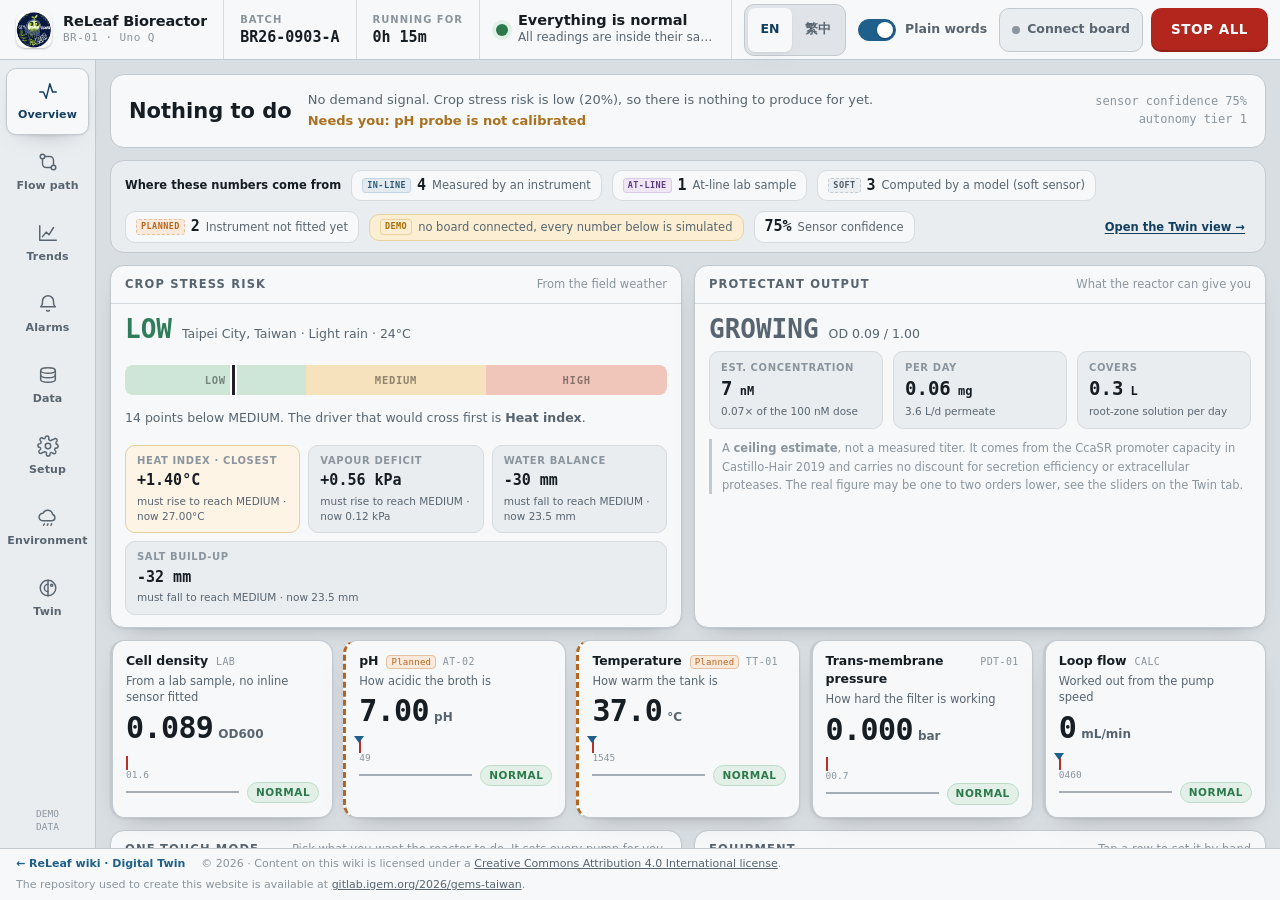
<file: docs/software/ui/0906UI.html>
<!DOCTYPE html>
<html lang="en">
<head>
<meta charset="utf-8">
<meta name="viewport" content="width=device-width, initial-scale=1, viewport-fit=cover">
<title>ReLeaf BR-01 · Bioreactor Control</title>
<!--
  ReLeaf BR-01, Bioreactor Operator Interface
  Target: Arduino Uno Q (Linux side serves this page; MCU side drives the IO)

  Design basis: ISA-101 High Performance HMI
    · gray canvas, colour reserved for abnormal conditions
    · 4-level display hierarchy (Overview / Flow path / Faceplate / Diagnostics)
    · every analog value carries its range, setpoint and alarm limits
    · always-visible sparklines
    · one-touch recipes (cf. Eppendorf "Auto Culture") for non-expert operators
  No external fonts, no CDN, no network calls, runs offline on the device.
-->
<style>
/* ============================================================
   1. TOKENS
   ============================================================ */
:root{
  /* ISA-101 neutral field. Colour is *earned* here, never decorative. */
  --canvas:#d9dee2;
  --panel:#f6f8f9;
  --panel-2:#eaedf0;
  --panel-3:#e0e4e8;
  --line:#c2c9cf;
  --line-soft:#d6dbe0;

  --ink:#161d23;
  --ink-2:#586570;
  --ink-3:#8b959e;

  /* Status. Used ONLY for state, never for branding. */
  --ok:#2c7a4b;
  --ok-bg:#e2f0e7;
  --warn:#a76b00;
  --warn-bg:#fbeed2;
  --alarm:#b3261e;
  --alarm-bg:#fadbd8;
  --info:#1e5f8c;
  --info-bg:#dcebf6;

  --accent:#1e5f8c;
  --accent-ink:#123f5e;

  /* Process media */
  --pipe:#98a3ac;
  --pipe-live:#1e5f8c;
  --planned:#b5651d;          /* Chars' orange = planned additions */
  --planned-bg:#fbeadb;

  --r-s:6px; --r-m:10px; --r-l:14px;
  --shadow:0 1px 2px rgba(20,28,34,.08), 0 10px 24px -18px rgba(20,28,34,.5);
  --mono:ui-monospace,"SF Mono",Menlo,Consolas,"DejaVu Sans Mono",monospace;
  --sans:system-ui,-apple-system,"Segoe UI",Roboto,"Helvetica Neue",Arial,sans-serif;
  --touch:44px;               /* minimum touch target */
}

*{box-sizing:border-box;-webkit-tap-highlight-color:transparent}
html,body{height:100%}
body{
  margin:0;background:var(--canvas);color:var(--ink);
  font-family:var(--sans);font-size:14px;line-height:1.45;
  -webkit-font-smoothing:antialiased;
  overflow:hidden;
  /* the panel fills what is left after the wiki notice strip at the foot */
  display:flex;flex-direction:column;
}
button{font:inherit;color:inherit;cursor:pointer;border:0;background:none}
:focus-visible{outline:2px solid var(--accent);outline-offset:2px;border-radius:4px}
.mono{font-family:var(--mono);font-variant-numeric:tabular-nums}

/* ============================================================
   2. APP FRAME
   ============================================================ */
.app{display:grid;grid-template-rows:auto 1fr;flex:1 1 auto;min-height:0}

/* ---- Back link, licence and repository notice.
   iGEM requires the licence notice and the repository link on every page, and
   this one is reached both on its own and inside an iframe on /software, so the
   links break out of the frame with target="_top". ---- */
.wiki-legal{
  flex:0 0 auto;display:flex;flex-wrap:wrap;align-items:center;gap:4px 16px;
  background:var(--panel);border-top:1px solid var(--line);
  padding:7px 16px;font-size:11px;line-height:1.5;color:var(--ink-3);
}
.wiki-legal p{margin:0}
.wiki-legal a{color:var(--ink-2)}
.wiki-legal .back{font-weight:600;color:var(--accent);text-decoration:none}
.wiki-legal .back:hover{text-decoration:underline}

/* ---- Top status bar: the single most-read strip on the screen ---- */
.topbar{
  display:flex;align-items:stretch;gap:0;
  background:var(--panel);border-bottom:1px solid var(--line);
  min-height:60px;
}
.tb-brand{display:flex;align-items:center;gap:11px;padding:0 16px;border-right:1px solid var(--line-soft);
  flex:0 1 auto;min-width:0}
.tb-brand>div{min-width:0}
.tb-brand .t1,.tb-brand .t2{overflow:hidden;text-overflow:ellipsis;white-space:nowrap}
.logo{
  width:36px;height:36px;border-radius:9px;flex:none;object-fit:cover;
  background:#152046;box-shadow:0 1px 2px rgba(20,28,34,.25);
}
.tb-brand .t1{font-weight:650;font-size:14.5px;letter-spacing:-.01em;line-height:1.15}
.tb-brand .t2{font-size:11px;color:var(--ink-3);font-family:var(--mono);letter-spacing:.04em}

.tb-field{
  display:flex;flex-direction:column;justify-content:center;
  padding:0 16px;border-right:1px solid var(--line-soft);white-space:nowrap;
  flex:0 1 auto;min-width:0;overflow:hidden;
}
.tb-field .v{overflow:hidden;text-overflow:ellipsis}
.tb-field .k{font-size:10px;letter-spacing:.1em;text-transform:uppercase;color:var(--ink-3);font-weight:600}
.tb-field .v{font-family:var(--mono);font-size:15px;font-weight:600;line-height:1.2}

/* The status pill is the operator's first glance. Plain words, no jargon. */
.tb-status{
  display:flex;align-items:center;gap:10px;padding:0 16px;flex:1 1 90px;min-width:0;
  border-right:1px solid var(--line-soft);
}
.beacon{width:12px;height:12px;border-radius:50%;flex:none;background:var(--ok);box-shadow:0 0 0 4px var(--ok-bg)}
.tb-status.is-warn .beacon{background:var(--warn);box-shadow:0 0 0 4px var(--warn-bg)}
.tb-status.is-alarm .beacon{background:var(--alarm);box-shadow:0 0 0 4px var(--alarm-bg);animation:pulse 1.6s ease-in-out infinite}
@keyframes pulse{0%,100%{box-shadow:0 0 0 4px var(--alarm-bg)}50%{box-shadow:0 0 0 8px rgba(179,38,30,.14)}}
.tb-status .s1{font-weight:650;font-size:14.5px;line-height:1.15}
.tb-status .s2{font-size:12px;color:var(--ink-2);overflow:hidden;text-overflow:ellipsis;white-space:nowrap}

/* The emergency stop and the language switch never shrink and never scroll
   away: on a 1024 px panel they must always be under the operator's thumb. */
.tb-actions{display:flex;align-items:center;gap:8px;padding:0 12px;flex:0 0 auto;margin-left:auto}
.btn-stop{flex:0 0 auto}
.link-chip{
  display:flex;align-items:center;gap:7px;height:var(--touch);padding:0 12px;
  border:1px solid var(--line);border-radius:var(--r-m);background:var(--panel-2);
  font-size:12.5px;font-weight:600;color:var(--ink-2);
}
.link-chip .dot{width:8px;height:8px;border-radius:50%;background:var(--ink-3)}
.link-chip.is-live{background:var(--ok-bg);border-color:#b6d8c3;color:var(--ok)}
.link-chip.is-live .dot{background:var(--ok)}
.btn-stop{
  height:var(--touch);padding:0 20px;border-radius:var(--r-m);
  background:var(--alarm);color:#fff;font-weight:700;font-size:13.5px;
  letter-spacing:.04em;box-shadow:inset 0 -2px 0 rgba(0,0,0,.18);
}
.btn-stop:active{transform:translateY(1px)}

/* ---- Body: nav rail + view ---- */
.body{display:grid;grid-template-columns:96px 1fr;min-height:0;min-width:0}
.rail{
  background:var(--panel-2);border-right:1px solid var(--line);
  display:flex;flex-direction:column;padding:8px 6px;gap:4px;
}
.nav-btn{
  display:flex;flex-direction:column;align-items:center;justify-content:center;gap:5px;
  padding:11px 4px;border-radius:var(--r-m);color:var(--ink-2);
  font-size:11px;font-weight:600;letter-spacing:.01em;min-height:64px;
  border:1px solid transparent;
}
.nav-btn svg{width:22px;height:22px;stroke:currentColor;fill:none;stroke-width:1.6;stroke-linecap:round;stroke-linejoin:round}
.nav-btn:hover{background:var(--panel-3)}
.nav-btn.on{background:var(--panel);color:var(--accent-ink);border-color:var(--line);box-shadow:var(--shadow)}
.nav-badge{
  position:absolute;transform:translate(16px,-14px);
  min-width:18px;height:18px;padding:0 5px;border-radius:9px;background:var(--alarm);color:#fff;
  font-size:10.5px;font-weight:700;display:grid;place-items:center;
}
.nav-badge.warn{background:var(--warn)}
.nav-badge.ackd{background:var(--ink-3)}
.nav-badge[hidden]{display:none}
.lang-sw{display:flex;background:var(--panel-3);border:1px solid var(--line);border-radius:var(--r-m);padding:3px;gap:2px}
.lang-sw button{padding:0 11px;height:44px;border-radius:7px;font-size:12.5px;font-weight:700;color:var(--ink-2);min-width:44px}
.lang-sw button.on{background:var(--panel);color:var(--accent-ink);box-shadow:var(--shadow)}
body.lang-zh{font-family:"PingFang TC","Noto Sans TC","Microsoft JhengHei",system-ui,sans-serif}
.rec-dot{width:9px;height:9px;border-radius:50%;background:var(--alarm);flex:none;
  box-shadow:0 0 0 3px var(--alarm-bg);animation:recpulse 2s ease-in-out infinite}
.rec-dot.paused{background:var(--ink-3);box-shadow:0 0 0 3px var(--panel-3);animation:none}
@keyframes recpulse{0%,100%{opacity:1}50%{opacity:.35}}
.data-hd{display:flex;align-items:center;gap:12px;flex-wrap:wrap}
.data-count{font-size:26px;font-weight:600;letter-spacing:-.02em}
.data-lbl{font-size:12.5px;color:var(--ink-2)}
.data-sep{width:1px;height:22px;background:var(--line)}
.rec-chip{gap:7px}
.rec-chip .rec-dot{width:7px;height:7px;box-shadow:none}
.readouts{display:flex;gap:8px;flex-wrap:wrap;padding:10px 14px;border-bottom:1px solid var(--line-soft);background:var(--panel-2)}
.ro{display:flex;flex-direction:column;gap:1px;padding:6px 12px;background:var(--panel);
  border:1px solid var(--line-soft);border-radius:var(--r-m);min-width:104px}
.ro .k{font-size:10px;letter-spacing:.07em;text-transform:uppercase;color:var(--ink-3);font-weight:700;white-space:nowrap}
.ro .v{font-family:var(--mono);font-size:17px;font-weight:600;line-height:1.15;font-variant-numeric:tabular-nums}
.ro .v small{font-size:10.5px;color:var(--ink-2);font-weight:600;margin-left:3px}
.ro.warn{border-color:#e8d3a0;background:var(--warn-bg)}
.ro.alarm{border-color:#eec0bb;background:var(--alarm-bg)}
.ro.plan{border-style:dashed;border-color:#e2c0a0}
.ro-light{display:flex;align-items:center;gap:8px}
.ro-swatch{width:20px;height:20px;border-radius:6px;border:1px solid var(--line);flex:none}
.rail-spacer{flex:1}
.rail-note{font-size:9.5px;color:var(--ink-3);text-align:center;line-height:1.35;padding:6px 2px;font-family:var(--mono)}

.view{overflow:auto;padding:14px;min-height:0;min-width:0}
.view[hidden]{display:none}

/* ============================================================
   3. SHARED PANEL PARTS
   ============================================================ */
.card{background:var(--panel);border:1px solid var(--line);border-radius:var(--r-l);box-shadow:var(--shadow)}
.card-hd{
  display:flex;align-items:center;justify-content:space-between;gap:10px;
  padding:10px 14px;border-bottom:1px solid var(--line-soft);
}
.card-hd h2{margin:0;font-size:11.5px;letter-spacing:.1em;text-transform:uppercase;color:var(--ink-2);font-weight:700}
.card-hd .hint{font-size:11.5px;color:var(--ink-3)}
.card-bd{padding:12px 14px}

.plain{color:var(--ink-2);font-size:12.5px}
.hide-plain .plain-only{display:none!important}

/* ============================================================
   4. PROCESS TILE  (ISA-101: value + range + limits + trend)
   ============================================================ */
.tiles{display:grid;grid-template-columns:repeat(auto-fit,minmax(196px,1fr));gap:10px}
.tile{
  background:var(--panel);border:1px solid var(--line);border-radius:var(--r-l);
  padding:11px 13px 10px;box-shadow:var(--shadow);text-align:left;width:100%;
  display:flex;flex-direction:column;gap:7px;position:relative;overflow:hidden;
  border-left:3px solid var(--line);
}
.tile:hover{border-color:var(--ink-3)}
.tile.st-warn{border-left-color:var(--warn);background:linear-gradient(90deg,var(--warn-bg),var(--panel) 40%)}
.tile.st-alarm{border-left-color:var(--alarm);background:linear-gradient(90deg,var(--alarm-bg),var(--panel) 40%)}
.tile.st-planned{border-left-style:dashed;border-left-color:var(--planned)}
.tile-hd{display:flex;align-items:baseline;justify-content:space-between;gap:8px}
.tile-name{font-size:12.5px;font-weight:650;letter-spacing:-.005em}
.tile-tag{font-family:var(--mono);font-size:10px;color:var(--ink-3);letter-spacing:.04em;white-space:nowrap}
.tag-plan{color:var(--planned);border:1px solid #e2c0a0;background:var(--planned-bg);
  border-radius:4px;padding:1px 4px;font-size:9px;letter-spacing:.03em}
.tile-plain{font-size:11.5px;color:var(--ink-2);margin-top:-4px}
.tile-val{display:flex;align-items:baseline;gap:5px}
.tile-val .n{font-family:var(--mono);font-size:30px;font-weight:600;letter-spacing:-.02em;line-height:1}
.tile-val .u{font-size:12px;color:var(--ink-2);font-weight:600}
.tile-val .arrow{margin-left:auto;font-size:15px;color:var(--ink-3);line-height:1}

/* the analog bar: full range, normal band, limit ticks, setpoint marker */
.gauge{position:relative;height:24px}
.gauge .track{position:absolute;left:0;right:0;top:9px;height:6px;border-radius:3px;background:var(--panel-3);border:1px solid var(--line-soft)}
.gauge .band{position:absolute;top:9px;height:6px;background:#cfe0d6;border-radius:2px}
.gauge .fill{position:absolute;top:9px;height:6px;background:var(--ink-2);border-radius:3px}
.tile.st-warn .gauge .fill{background:var(--warn)}
.tile.st-alarm .gauge .fill{background:var(--alarm)}
.gauge .lim{position:absolute;top:5px;width:2px;height:14px;background:var(--ink-3);opacity:.65}
.gauge .lim.hard{background:var(--alarm);opacity:.75}
.gauge .sp{position:absolute;top:2px;width:0;height:0;border-left:5px solid transparent;border-right:5px solid transparent;border-top:7px solid var(--accent);transform:translateX(-5px)}
.gauge .ends{position:absolute;left:0;right:0;top:17px;display:flex;justify-content:space-between;font-family:var(--mono);font-size:9.5px;color:var(--ink-3)}
.tile-foot{display:flex;align-items:center;justify-content:space-between;gap:8px;margin-top:-2px}
.spark{height:26px;width:100%;display:block}
.chip{
  display:inline-flex;align-items:center;gap:5px;padding:2px 8px;border-radius:999px;
  font-size:10.5px;font-weight:700;letter-spacing:.05em;text-transform:uppercase;
  background:var(--panel-3);color:var(--ink-2);border:1px solid var(--line-soft);white-space:nowrap;
}
.chip.ok{background:var(--ok-bg);color:var(--ok);border-color:#bcdcc8}
.chip.warn{background:var(--warn-bg);color:var(--warn);border-color:#e8d3a0}
.chip.alarm{background:var(--alarm-bg);color:var(--alarm);border-color:#eec0bb}
.chip.info{background:var(--info-bg);color:var(--info);border-color:#bcd7e9}
.chip.planned{background:var(--planned-bg);color:var(--planned);border-color:#e2c0a0}

/* ============================================================
   5. RECIPE BAR  (one-touch modes for non-expert operators)
   ============================================================ */
.recipes{display:grid;grid-template-columns:repeat(auto-fit,minmax(150px,1fr));gap:9px}
.recipe{
  display:flex;flex-direction:column;align-items:flex-start;gap:3px;
  padding:11px 13px;border:1px solid var(--line);border-radius:var(--r-m);
  background:var(--panel-2);min-height:66px;text-align:left;
}
.recipe:hover{border-color:var(--accent);background:var(--panel)}
.recipe.on{background:var(--info-bg);border-color:var(--accent);box-shadow:inset 0 0 0 1px var(--accent)}
.recipe .rn{font-size:14px;font-weight:700;letter-spacing:-.01em;display:flex;align-items:center;gap:7px}
.recipe .rd{font-size:11.5px;color:var(--ink-2);line-height:1.35}
.recipe .ri{width:18px;height:18px;stroke:currentColor;fill:none;stroke-width:1.7;stroke-linecap:round;stroke-linejoin:round}

/* ============================================================
   6. DEVICE ROWS  (actuators, level-2 quick access)
   ============================================================ */
.dev-list{display:flex;flex-direction:column}
.dev{
  display:grid;grid-template-columns:1fr 78px 132px 62px;align-items:center;gap:10px;
  padding:9px 14px;border-bottom:1px solid var(--line-soft);min-height:54px;text-align:left;width:100%;
}
.dev:last-child{border-bottom:0}
.dev:hover{background:var(--panel-2)}
.dev-id{display:flex;flex-direction:column;gap:1px;min-width:0}
.dev-id .n{font-size:13px;font-weight:600;display:flex;align-items:center;gap:7px}
.dev-id .n .tg{font-family:var(--mono);font-size:10px;color:var(--ink-3);font-weight:500}
.dev-id .p{font-size:11.5px;color:var(--ink-2);overflow:hidden;text-overflow:ellipsis;white-space:nowrap}
.mode{
  font-family:var(--mono);font-size:10.5px;font-weight:700;letter-spacing:.06em;
  padding:3px 8px;border-radius:5px;text-align:center;border:1px solid var(--line-soft);
  background:var(--panel-3);color:var(--ink-2);
}
.mode.AUTO{background:var(--info-bg);color:var(--info);border-color:#bcd7e9}
.mode.MAN{background:var(--warn-bg);color:var(--warn);border-color:#e8d3a0}
.mode.OFF{background:var(--panel-3);color:var(--ink-3)}
.outbar{position:relative;height:22px;border:1px solid var(--line-soft);border-radius:5px;background:var(--panel-3);overflow:hidden}
.outbar i{position:absolute;left:0;top:0;bottom:0;background:var(--ink-2);opacity:.85;display:block}
.outbar.run i{background:var(--pipe-live)}
.outbar span{position:absolute;inset:0;display:grid;place-items:center;font-family:var(--mono);font-size:11px;font-weight:600;color:var(--ink)}
.outbar i{opacity:.28}
.outbar.run i{opacity:.3}
.dev-go{font-size:18px;color:var(--ink-3);text-align:right;padding-right:4px}

/* ============================================================
   7. FLOW PATH (P&ID mimic)
   ============================================================ */
.pid-wrap{position:relative;background:var(--panel);border:1px solid var(--line);border-radius:var(--r-l);box-shadow:var(--shadow);overflow:hidden}
/* The mimic used to live in a scrolling host with a 1060 px floor. It is
   now sized to the viewport instead, see section 11, because a diagram
   the operator has to scroll is a diagram they will misread. */
svg.pid{display:block;width:100%;height:auto;background:var(--panel)}
.pipe{stroke:var(--pipe);stroke-width:3.2;fill:none;stroke-linecap:round;stroke-linejoin:round}
.pipe.live{stroke:var(--pipe-live);stroke-width:3.6}
.pipe.flowing{stroke-dasharray:9 7;animation:flow 1.5s linear infinite}
@keyframes flow{to{stroke-dashoffset:-32}}
.pipe.plan{stroke:var(--planned);stroke-dasharray:7 5;opacity:.9}
.pipe.plan.live{stroke:var(--pipe-live);opacity:1;stroke-width:3.6}
.eq{fill:var(--panel-2);stroke:var(--ink-2);stroke-width:1.5}
.eq.plan{stroke:var(--planned);stroke-dasharray:5 3.5;fill:var(--planned-bg)}
.eqtxt{font-family:var(--sans);font-size:11px;font-weight:600;fill:var(--ink)}
.tagtxt{font-family:var(--mono);font-size:9.5px;fill:var(--ink-3);letter-spacing:.03em}
.valtxt{font-family:var(--mono);font-size:12px;font-weight:600;fill:var(--ink)}
.hot{cursor:pointer}
.hot:hover .eq{fill:#fff;stroke:var(--accent)}
.hot:hover .hit{fill:rgba(30,95,140,.07)}
.dimplan .plan-g{opacity:.28}
.alarm-ring{fill:none;stroke:var(--alarm);stroke-width:2.5;opacity:0}
.node-alarm .alarm-ring{opacity:1;animation:pulse2 1.6s ease-in-out infinite}
@keyframes pulse2{0%,100%{opacity:1}50%{opacity:.35}}

.legend{display:flex;flex-wrap:wrap;gap:14px;padding:9px 14px;border-top:1px solid var(--line-soft);background:var(--panel-2);font-size:11.5px;color:var(--ink-2)}
.legend b{display:inline-flex;align-items:center;gap:6px;font-weight:600}
.lg-swatch{width:22px;height:0;border-top:3px solid var(--pipe);border-radius:2px}
.lg-swatch.plan{border-top:3px dashed var(--planned)}
.lg-swatch.live{border-top:3px solid var(--pipe-live)}

/* ============================================================
   8. FACEPLATE (level 3)
   ============================================================ */
.scrim{position:fixed;inset:0;background:rgba(16,22,27,.45);display:grid;place-items:center;padding:18px;z-index:60}
.scrim[hidden]{display:none}
.fp{
  width:min(440px,100%);max-height:92vh;overflow:auto;
  background:var(--panel);border:1px solid var(--line);border-radius:var(--r-l);
  box-shadow:0 24px 60px -20px rgba(0,0,0,.5);
}
.fp-hd{display:flex;align-items:flex-start;gap:12px;padding:14px 16px;border-bottom:1px solid var(--line-soft)}
.fp-hd .t{flex:1;min-width:0}
.fp-hd h3{margin:0;font-size:16px;font-weight:700;letter-spacing:-.01em}
.fp-hd .tag{font-family:var(--mono);font-size:11px;color:var(--ink-3)}
.fp-x{width:var(--touch);height:var(--touch);border-radius:8px;background:var(--panel-2);border:1px solid var(--line-soft);font-size:17px;line-height:1;color:var(--ink-2)}
.fp-bd{padding:14px 16px;display:flex;flex-direction:column;gap:14px}
.fp-why{background:var(--info-bg);border:1px solid #c7dcec;border-radius:var(--r-m);padding:9px 12px;font-size:12.5px;color:var(--accent-ink);line-height:1.45}
.fp-pv{display:flex;align-items:flex-end;gap:14px}
.fp-pv .big{font-family:var(--mono);font-size:42px;font-weight:600;line-height:.95;letter-spacing:-.03em}
.fp-pv .un{font-size:14px;color:var(--ink-2);font-weight:600;padding-bottom:4px}
.fp-pv .sp{margin-left:auto;text-align:right;font-size:11.5px;color:var(--ink-2)}
.fp-pv .sp b{display:block;font-family:var(--mono);font-size:17px;color:var(--ink)}
.seg{display:grid;grid-auto-flow:column;gap:6px;background:var(--panel-3);padding:4px;border-radius:var(--r-m);border:1px solid var(--line-soft)}
.seg button{padding:9px 6px;border-radius:7px;font-size:12.5px;font-weight:700;color:var(--ink-2);min-height:var(--touch)}
.seg button.on{background:var(--panel);color:var(--accent-ink);box-shadow:var(--shadow)}
.fld{display:flex;flex-direction:column;gap:6px}
.fld label{font-size:11px;letter-spacing:.08em;text-transform:uppercase;color:var(--ink-2);font-weight:700}
.stepper{display:grid;grid-template-columns:var(--touch) 1fr var(--touch);gap:8px;align-items:center}
.stepper button{border:1px solid var(--line);background:var(--panel-2);border-radius:var(--r-m);height:var(--touch);font-size:20px;font-weight:600}
.stepper button:active{background:var(--panel-3)}
.stepper input{
  height:var(--touch);border:1px solid var(--line);border-radius:var(--r-m);background:#fff;
  text-align:center;font-family:var(--mono);font-size:18px;font-weight:600;color:var(--ink);width:100%;
}
input[type=range]{width:100%;accent-color:var(--accent);height:var(--touch)}
.fp-rows{display:flex;flex-direction:column;gap:1px;background:var(--line-soft);border:1px solid var(--line-soft);border-radius:var(--r-m);overflow:hidden}
.fp-row{display:flex;justify-content:space-between;gap:10px;padding:8px 11px;background:var(--panel);font-size:12.5px}
.fp-row .k{color:var(--ink-2)}
.fp-row .v{font-family:var(--mono);font-weight:600}
.fp-note{font-size:11.5px;color:var(--ink-3);line-height:1.45}
.btn{
  height:var(--touch);padding:0 16px;border-radius:var(--r-m);border:1px solid var(--line);
  background:var(--panel-2);font-size:13px;font-weight:650;color:var(--ink);
}
.btn:hover{border-color:var(--accent);color:var(--accent-ink)}
.btn.primary{background:var(--accent);border-color:var(--accent);color:#fff}
.btn.primary:hover{filter:brightness(1.1);color:#fff}
.btn.danger{background:var(--alarm-bg);border-color:#e5b6b1;color:var(--alarm)}
.btn-row{display:flex;gap:8px}
.btn-row .btn{flex:1}

/* ============================================================
   9. TRENDS / ALARMS / SETUP
   ============================================================ */
.pens{display:flex;flex-wrap:wrap;gap:7px}
.pen{display:flex;align-items:center;gap:7px;padding:6px 13px;border:1px solid var(--line);border-radius:999px;background:var(--panel-2);font-size:12px;font-weight:600;color:var(--ink-2);min-height:var(--touch)}
.pen .sw{width:12px;height:3px;border-radius:2px}
.pen.on{background:var(--panel);color:var(--ink);border-color:var(--ink-3);box-shadow:var(--shadow)}
.pen:not(.on) .sw{opacity:.3}
.chart{display:block;width:100%;height:auto;background:var(--panel)}
.grid-l{stroke:var(--line-soft);stroke-width:1}
.axis-t{font-family:var(--mono);font-size:10px;fill:var(--ink-3)}

.alarm-row{display:grid;grid-template-columns:64px 1fr auto;gap:12px;align-items:center;padding:11px 14px;border-bottom:1px solid var(--line-soft)}
.alarm-row:last-child{border-bottom:0}
.pri{font-family:var(--mono);font-size:10px;font-weight:700;letter-spacing:.06em;padding:3px 6px;border-radius:4px;text-align:center}
.pri.P1{background:var(--alarm-bg);color:var(--alarm)}
.pri.P2{background:var(--warn-bg);color:var(--warn)}
.pri.P3{background:var(--info-bg);color:var(--info)}
.alarm-row .m{font-size:13px;font-weight:600}
.alarm-row .d{font-size:11.5px;color:var(--ink-2)}
.alarm-row.ackd{opacity:.5}
.alarm-row .ts{font-family:var(--mono);font-size:11px;color:var(--ink-3)}

table.tbl{width:100%;border-collapse:collapse;font-size:12.5px}
table.tbl th{
  text-align:left;font-size:10px;letter-spacing:.08em;text-transform:uppercase;color:var(--ink-2);
  font-weight:700;padding:7px 10px;border-bottom:1px solid var(--line);background:var(--panel-2);
}
table.tbl td{padding:7px 10px;border-bottom:1px solid var(--line-soft);vertical-align:top}
table.tbl tr:last-child td{border-bottom:0}
table.tbl td.m{font-family:var(--mono);font-size:11.5px;white-space:nowrap}
.cols{display:grid;grid-template-columns:repeat(auto-fit,minmax(320px,1fr));gap:12px}
#v-setup .cols{grid-template-columns:repeat(auto-fit,minmax(460px,1fr))}
.stack{display:flex;flex-direction:column;gap:12px}
.rowline{display:flex;gap:12px;align-items:flex-start}
.rowline>*{min-width:0}

.kv{display:flex;justify-content:space-between;gap:10px;padding:6px 0;border-bottom:1px dashed var(--line-soft);font-size:12.5px}
.kv:last-child{border-bottom:0}
.kv .v{font-family:var(--mono);font-weight:600}

.toggle-sw{display:flex;align-items:center;gap:9px;font-size:12.5px;color:var(--ink-2);font-weight:600;cursor:pointer;user-select:none;min-height:var(--touch);padding:0 4px;border-radius:var(--r-m);background:none;border:0}
.toggle-sw i{width:38px;height:22px;border-radius:999px;background:var(--panel-3);border:1px solid var(--line);position:relative;transition:background .16s;flex:none}
.toggle-sw i::after{content:"";position:absolute;top:2px;left:2px;width:16px;height:16px;border-radius:50%;background:#fff;box-shadow:0 1px 2px rgba(0,0,0,.3);transition:transform .16s}
.toggle-sw.on i{background:var(--accent);border-color:var(--accent)}
.toggle-sw.on i::after{transform:translateX(16px)}

/* Progressive shedding. Order of sacrifice: optional fields, then the batch id,
   then the wordmark, then the status subtitle. The status headline, the language
   switch and STOP ALL survive to the narrowest width. */
@media (max-width:1280px){ .tb-field.opt{display:none} }
@media (max-width:1080px){
  .tb-field.f-batch{display:none}
  .tb-brand .t2{display:none}
}
@media (max-width:960px){
  .body{grid-template-columns:72px 1fr}
  .tb-brand>div{display:none}
  .tb-status .s2{display:none}
  .lang-sw button{padding:0 8px;min-width:40px}
  .btn-stop{padding:0 13px;font-size:12.5px}
  .dev{grid-template-columns:1fr 84px 92px 24px}
}
@media (max-width:720px){
  .tb-field{display:none}
  .dev{grid-template-columns:1fr 84px 70px 20px}
}
@media print{body{overflow:visible}.rail,.tb-actions{display:none}}

/* ============================================================
   9. TWIN + ENVIRONMENT  (added 2026-09-06)
   ============================================================ */
.wx{display:grid;grid-template-columns:repeat(auto-fit,minmax(150px,1fr));gap:8px}
.wx .c{background:var(--panel-2);border:1px solid var(--line-soft);border-radius:var(--r-m);padding:8px 11px}
.wx .c b{display:block;font-size:10px;letter-spacing:.07em;text-transform:uppercase;color:var(--ink-3);font-weight:700}
.wx .c i{font-style:normal;font-family:var(--mono);font-size:19px;font-weight:600;font-variant-numeric:tabular-nums}
.wx .c u{display:block;text-decoration:none;font-size:10.5px;color:var(--ink-2);margin-top:1px}
.risk{display:flex;align-items:center;gap:14px;padding:12px 15px;border-radius:var(--r-m);border:1px solid var(--line)}
.risk .lv{font-family:var(--mono);font-size:26px;font-weight:700;letter-spacing:-.01em}
.risk.low{background:#eaf3ec;border-color:#b6d4bf} .risk.low .lv{color:#2f7d5b}
.risk.med{background:#fdf4e6;border-color:#e7cfa4} .risk.med .lv{color:#a9701f}
.risk.high{background:#fbeae6;border-color:#e5bcb2} .risk.high .lv{color:#b04a37}
.bar{height:8px;border-radius:5px;background:var(--panel-3);overflow:hidden;min-width:80px}
.bar i{display:block;height:100%;border-radius:5px;background:var(--accent)}
.decide{padding:14px 16px;border-radius:var(--r-m);border:1px solid var(--line);display:flex;gap:16px;align-items:flex-start;flex-wrap:wrap}
.decide.wait{background:#eef1f4} .decide.go{background:#e8f4ec;border-color:#a9cdb7} .decide.hold{background:#fbeae6;border-color:#e5bcb2}
.decide .act{font-family:var(--mono);font-size:22px;font-weight:700;white-space:nowrap}
.decide.go .act{color:#2f7d5b} .decide.hold .act{color:#b04a37} .decide.wait .act{color:var(--ink-2)}
.chain{display:flex;align-items:stretch;gap:0;flex-wrap:wrap;margin:4px 0}
.chain .st{flex:1 1 108px;background:var(--panel-2);border:1px solid var(--line-soft);border-radius:var(--r-m);
  padding:8px 10px;margin-right:16px;position:relative;min-width:108px}
.chain .st:last-child{margin-right:0}
.chain .st:after{content:"";position:absolute;right:-13px;top:50%;width:10px;height:10px;
  border-top:1.6px solid var(--ink-3);border-right:1.6px solid var(--ink-3);transform:translateY(-50%) rotate(45deg)}
.chain .st:last-child:after{display:none}
.chain .st b{display:block;font-size:10px;text-transform:uppercase;letter-spacing:.06em;color:var(--ink-3);font-weight:700}
.chain .st i{font-style:normal;font-family:var(--mono);font-size:15px;font-weight:650}
.chain .st.unk{background:repeating-linear-gradient(135deg,var(--panel-2),var(--panel-2) 6px,var(--panel-3) 6px,var(--panel-3) 12px)}
.tier td:first-child{font-family:var(--mono);font-weight:700;text-align:center;width:44px}
.tier tr.blocked{opacity:.42}
.tier .pill{font-family:var(--mono);font-size:10.5px;font-weight:700;padding:1px 7px;border-radius:20px;white-space:nowrap}
.tier .pill.auto{background:#e8f4ec;color:#2f7d5b} .tier .pill.man{background:#fdf4e6;color:#a9701f}
.slid{display:flex;align-items:center;gap:10px;margin:7px 0}
.slid label{font-size:11.5px;min-width:180px;color:var(--ink-2)}
.slid input[type=range]{flex:1;min-width:110px}
.slid .val{font-family:var(--mono);font-size:13px;font-weight:650;min-width:92px;text-align:right}
.est{display:grid;grid-template-columns:repeat(auto-fit,minmax(150px,1fr));gap:8px;margin-top:10px}
.est .c{background:var(--panel-2);border:1px solid var(--line-soft);border-radius:var(--r-m);padding:9px 11px}
.est .c b{display:block;font-size:10px;letter-spacing:.06em;text-transform:uppercase;color:var(--ink-3);font-weight:700}
.est .c i{font-style:normal;font-family:var(--mono);font-size:18px;font-weight:650}
.est .c u{display:block;text-decoration:none;font-size:10.5px;color:var(--ink-2);margin-top:1px}
.est .c.hit{background:#e8f4ec;border-color:#a9cdb7}
.prov{font-size:11px;color:var(--ink-3);line-height:1.6;border-left:3px solid var(--line);padding-left:11px;margin-top:10px}
.prov b{color:var(--ink-2)}
.lay{display:grid;grid-template-columns:repeat(auto-fit,minmax(190px,1fr));gap:8px}
.lay .c{border:1px solid var(--line-soft);border-radius:var(--r-m);padding:10px 12px;background:var(--panel-2)}
.lay .c b{display:block;font-size:11.5px;font-weight:700;margin-bottom:3px}
.lay .c span{font-size:11px;color:var(--ink-2);line-height:1.55;display:block}
.lay .c em{font-style:normal;font-family:var(--mono);font-size:10px;font-weight:700;padding:1px 6px;border-radius:20px;
  background:var(--panel-3);color:var(--ink-2);float:right}
.lay .c.train em{background:#e8f4ec;color:#2f7d5b}

/* ============================================================
   10. ENVIRONMENT, Google Weather layout register
   Deliberately NOT ISA-101. This view is a data source, not a
   control surface: nothing here is actionable, so the friendly
   register is allowed. Every surface you can act on (Overview,
   Flow path, Alarms) stays grey.
   ============================================================ */
#v-env{background:#e9f0fb;margin:-14px;padding:14px;border-radius:0}
.gw{max-width:1500px;margin:0 auto}
.gw-top{display:flex;gap:10px;align-items:center;flex-wrap:wrap;margin-bottom:12px}
.gw-tab{border:0;background:#fff;color:#1a73e8;border-radius:999px;padding:9px 22px;
  font:600 14px/1 var(--sans);cursor:pointer}
.gw-tab.on{box-shadow:inset 0 0 0 1.6px #1a73e8}
.gw-tab[disabled]{color:#9aa0a6;background:#f1f3f4;cursor:not-allowed;box-shadow:none}
.gw-search{flex:1;min-width:210px;display:flex;align-items:center;gap:11px;background:#fff;
  border-radius:999px;padding:11px 20px;color:#3c4043;font-size:14px}
.gw-search svg{width:18px;height:18px;stroke:#5f6368;fill:none;stroke-width:2}
.gw-hero{display:grid;grid-template-columns:1.05fr 1fr;gap:12px}
.gw-card{background:#fff;border-radius:22px;padding:22px 26px}
.gw-now{display:flex;gap:26px;align-items:flex-start;flex-wrap:wrap}
.gw-t{font:400 62px/1 var(--sans);letter-spacing:-.035em;color:#202124}
.gw-sub{font-size:13.5px;color:#5f6368;line-height:2.05;margin-top:14px}
.gw-sub b{color:#202124;font-weight:600}
.gw-cond{font:500 19px/1 var(--sans);color:#202124;margin-bottom:12px}
.gw-pp{display:flex;gap:22px;margin-top:10px;font-size:13px;color:#5f6368;flex-wrap:wrap}
.gw-pp b{color:#202124;font-weight:600}
.gw-grid{display:grid;grid-template-columns:repeat(auto-fit,minmax(184px,1fr));gap:12px;margin-top:12px}
.gw-m{background:#fff;border-radius:22px;padding:17px 20px 19px;position:relative;overflow:hidden}
.gw-m b{display:block;font:500 13.5px/1.3 var(--sans);color:#3c4043}
.gw-m .n{font:400 36px/1.15 var(--sans);letter-spacing:-.02em;color:#202124;margin-top:9px}
.gw-m .n s{text-decoration:none;font-size:17px;color:#5f6368;margin-left:1px}
.gw-m u{display:block;text-decoration:none;font-size:11.5px;color:#5f6368;margin-top:7px;line-height:1.5}
.gw-m .ic{position:absolute;top:16px;right:18px;width:20px;height:20px;stroke:#5f6368;fill:none;stroke-width:1.7;opacity:.75}
.gw-map{position:relative;border-radius:22px;overflow:hidden;background:#eef2f7;min-height:230px}
.gw-map svg{display:block;width:100%;height:100%}
.gw-pin{position:absolute;left:50%;top:44%;transform:translate(-50%,-100%);background:#1a73e8;color:#fff;
  border-radius:11px;padding:9px 15px;font-size:13.5px;font-weight:600;white-space:nowrap;
  box-shadow:0 2px 8px rgba(0,0,0,.22)}
.gw-pin span{display:block;font-weight:400;font-size:11.5px;opacity:.9;margin-top:1px}
.gw-pin:after{content:"";position:absolute;left:50%;bottom:-11px;transform:translateX(-50%);
  width:9px;height:9px;border-radius:50%;background:#d93025;box-shadow:0 0 0 3px rgba(217,48,37,.28)}
.gw-note{background:#fff;border-radius:22px;padding:15px 22px;margin-top:12px;font-size:12.5px;
  color:#5f6368;line-height:1.7}
.gw-note b{color:#202124}

/* ---- risk gauge, used in BOTH registers ---- */
.rg-track{display:flex;height:30px;border-radius:8px;overflow:hidden;position:relative}
.rg-seg{flex:1;display:flex;align-items:center;justify-content:center;font:700 10.5px/1 var(--mono);
  letter-spacing:.07em;color:rgba(0,0,0,.42)}
.rg-seg.s0{background:#cde6d7} .rg-seg.s1{background:#f6e2bd} .rg-seg.s2{background:#f0c6bb}
.rg-mark{position:absolute;top:-5px;bottom:-5px;width:3px;background:#202124;border-radius:2px;
  box-shadow:0 0 0 2px #fff}
.rg-mark span{position:absolute;top:-19px;left:50%;transform:translateX(-50%);font:700 10.5px var(--mono);
  color:#202124;white-space:nowrap}
.rg-gap{display:flex;gap:8px;margin-top:16px;flex-wrap:wrap}
.rg-gap .g{flex:1 1 150px;background:var(--panel-2);border:1px solid var(--line-soft);border-radius:var(--r-m);padding:8px 11px}
.rg-gap .g b{display:block;font-size:10px;text-transform:uppercase;letter-spacing:.06em;color:var(--ink-3);font-weight:700}
.rg-gap .g i{font-style:normal;font-family:var(--mono);font-size:15px;font-weight:650;display:block;margin-top:2px}
.rg-gap .g u{display:block;text-decoration:none;font-size:10.5px;color:var(--ink-2);margin-top:2px;line-height:1.45}
.rg-gap .g.bind{background:#fdf4e6;border-color:#e7cfa4}
.gw .rg-gap .g{background:#f8f9fb;border-color:#e4e8ee}
.gw .rg-gap .g.bind{background:#fef7e8;border-color:#f0dcb0}

/* ---- overview: farmer-first strip ---- */
.ov-act{display:flex;gap:16px;align-items:center;flex-wrap:wrap;padding:15px 18px;
  border-radius:var(--r-l);border:1px solid var(--line);background:var(--panel)}
.ov-act.go{background:#e8f4ec;border-color:#a9cdb7} .ov-act.hold{background:#fbeae6;border-color:#e5bcb2}
.ov-act .big{font:700 21px/1.15 var(--sans);white-space:nowrap}
.ov-act .why{flex:1 1 300px;font-size:13px;line-height:1.6;color:var(--ink-2)}
.ov-act .when{font-family:var(--mono);font-size:12px;color:var(--ink-3);text-align:right}
.ov-two{display:grid;grid-template-columns:1fr 1fr;gap:12px}
@media (max-width:900px){.ov-two{grid-template-columns:1fr}.gw-hero{grid-template-columns:1fr}}
.ov-out{display:flex;gap:10px;flex-wrap:wrap;margin-top:4px}
.ov-out .c{flex:1 1 118px;background:var(--panel-2);border:1px solid var(--line-soft);
  border-radius:var(--r-m);padding:9px 11px}
.ov-out .c b{display:block;font-size:10px;text-transform:uppercase;letter-spacing:.06em;color:var(--ink-3);font-weight:700}
.ov-out .c i{font-style:normal;font-family:var(--mono);font-size:19px;font-weight:650}
.ov-out .c u{display:block;text-decoration:none;font-size:10.5px;color:var(--ink-2);margin-top:1px}

/* ============================================================
   11. PROVENANCE  (added 2026-09-06)
   Portela et al. 2020 §2: "it is the mathematical models that constitute
   the heart of the DT because its operational capacity is a strong
   function of the predictive capability of the employed models."
   The operator therefore has to be able to see, without asking, which
   number came off an instrument and which came out of a model. One badge
   vocabulary, used on the readout strip, the mimic and the Twin view.
   ============================================================ */
.pat{
  font-style:normal;font-family:var(--mono);font-size:8.5px;font-weight:700;letter-spacing:.05em;
  padding:1px 4px;border-radius:3px;border:1px solid transparent;white-space:nowrap;
  text-transform:uppercase;display:inline-block;line-height:1.35;
}
.pat-in{background:#e3ebf1;color:#2c5a78;border-color:#c3d5e2}       /* in-line instrument */
.pat-at{background:#efe7f5;color:#5f3b7d;border-color:#dbcae8}       /* at-line lab sample */
.pat-soft{background:#eceff2;color:#4a5b68;border-color:#c2ccd4;border-style:dashed}
.pat-plan{background:var(--planned-bg);color:var(--planned);border-color:#e2c0a0;border-style:dashed}
.pat-demo{background:var(--warn-bg);color:var(--warn);border-color:#e8d3a0}

/* Soft-sensor symbol on the mimic. ISA-5.1 draws a function performed in
   software as a circle inscribed in a square; borrowing that here is what
   keeps "computed" visually distinct from "planned" (dashed orange). */
.eq.soft{fill:#eef3f7;stroke:var(--info);stroke-width:1.5}
.softtxt{font-family:var(--mono);font-size:8.5px;fill:var(--info);letter-spacing:.04em;font-weight:700}
.leader{stroke:var(--info);stroke-width:1.2;fill:none;stroke-dasharray:3.5 3}

/* ---- Flow path: one screen, no scrolling. The P&ID is the surface an
   operator stands in front of while touching the rig, so it must never
   ask them to scroll to see the vessel they have their hand on. ---- */
/* :not([hidden]) is load-bearing, an id selector outranks .view[hidden],
   so a bare `display:flex` here would leave the flow path on screen
   underneath every other view. */
#v-flow:not([hidden]){overflow:hidden;display:flex;min-height:0}
#v-flow>.stack{flex:1;min-height:0;min-width:0;display:flex}
#v-flow .card{flex:1;min-height:0;min-width:0;display:flex;flex-direction:column}
#pid-host{flex:1 1 auto;min-height:0;min-width:0;display:flex;overflow:hidden}
svg.pid{display:block;flex:1;width:100%;height:100%;min-width:0;background:var(--panel)}
#v-flow .readouts{
  /* 96 px is not arbitrary: it is the widest cell that still fits all
     eleven readouts on one row on a 1280 px laptop, which is the narrowest
     screen this build is expected to be judged on. */
  display:grid;grid-template-columns:repeat(auto-fit,minmax(96px,1fr));
  gap:6px;padding:8px 12px;flex:0 0 auto;
}
#v-flow .ro{min-width:0;padding:5px 9px;gap:0}
#v-flow .ro .k{font-size:9.5px;letter-spacing:.05em;overflow:hidden;text-overflow:ellipsis}
#v-flow .ro .v{font-size:16px}
#v-flow .ro .v small{font-size:9.5px}
#v-flow .legend{flex:0 0 auto;font-size:11px;gap:12px;padding:7px 12px}
.lg-soft{width:16px;height:12px;border:1.4px solid var(--info);border-radius:2px;background:#eef3f7;
  position:relative;flex:none}
.lg-soft:after{content:"";position:absolute;inset:2.5px;border:1.2px solid var(--info);border-radius:50%}

/* ============================================================
   12. TWIN VIEW  (rebuilt 2026-09-06 against Portela 2020 / Gargalo 2021)
   ============================================================ */
.triad{display:grid;grid-template-columns:1fr auto 1fr;gap:12px;align-items:stretch}
@media (max-width:820px){.triad{grid-template-columns:1fr}}
.triad .side{background:var(--panel-2);border:1px solid var(--line-soft);border-radius:var(--r-m);padding:11px 13px}
.triad .side b{display:block;font-size:12.5px;font-weight:700}
.triad .side span{display:block;font-size:11.5px;color:var(--ink-2);line-height:1.55;margin-top:3px}
.triad .link{display:flex;flex-direction:column;justify-content:center;gap:7px;min-width:210px}
.arrowrow{display:flex;align-items:center;gap:8px;padding:6px 10px;border-radius:var(--r-m);
  border:1px solid var(--line-soft);background:var(--panel-2);font-size:11px}
.arrowrow.up{background:var(--ok-bg);border-color:#b6d8c3}
.arrowrow.down{background:var(--alarm-bg);border-color:#e5b6b1}
.arrowrow .ar{font-family:var(--mono);font-size:15px;font-weight:700;flex:none}
.arrowrow .tx{flex:1;min-width:0;line-height:1.4}
.arrowrow .tx b{display:block;font-size:11.5px}
.verdict{margin-top:11px;padding:11px 13px;border-radius:var(--r-m);font-size:12.5px;line-height:1.6}
.verdict.no{background:var(--warn-bg);border:1px solid #e8d3a0;color:#6d4700}
.verdict.yes{background:var(--ok-bg);border:1px solid #b6d8c3;color:#1e5236}

/* model register + nine-step checklist share one dense table look */
table.reg{width:100%;border-collapse:collapse;font-size:11.5px}
table.reg th{text-align:left;font-size:9.5px;letter-spacing:.07em;text-transform:uppercase;color:var(--ink-2);
  font-weight:700;padding:6px 9px;border-bottom:1px solid var(--line);background:var(--panel-2);white-space:nowrap}
table.reg td{padding:6px 9px;border-bottom:1px solid var(--line-soft);vertical-align:top;line-height:1.5}
table.reg tr:last-child td{border-bottom:0}
table.reg td.m{font-family:var(--mono);font-size:10.5px}
table.reg tr.unval{background:#fdf6ec}
.vpill{font-family:var(--mono);font-size:9.5px;font-weight:700;padding:2px 6px;border-radius:4px;white-space:nowrap}
.vpill.v-yes{background:var(--ok-bg);color:var(--ok)}
.vpill.v-part{background:var(--warn-bg);color:var(--warn)}
.vpill.v-no{background:var(--alarm-bg);color:var(--alarm)}
.step9{display:flex;flex-direction:column}
.step9 .r{display:grid;grid-template-columns:26px 1fr 92px;gap:10px;align-items:start;
  padding:8px 12px;border-bottom:1px solid var(--line-soft)}
.step9 .r:last-child{border-bottom:0}
.step9 .no{font-family:var(--mono);font-size:12px;font-weight:700;color:var(--ink-3)}
.step9 .ttl{font-size:12.5px;font-weight:650}
.step9 .ev{font-size:11px;color:var(--ink-2);line-height:1.5;margin-top:2px}

/* what-if scenario runner */
.wi{display:grid;grid-template-columns:280px 1fr;gap:14px;align-items:start}
@media (max-width:900px){.wi{grid-template-columns:1fr}}
.wi-ctl{display:flex;flex-direction:column;gap:2px}
/* In a 280 px column a label, a slider and a numeric readout do not fit on
   one line without the readout wrapping mid-number. Label and value share
   the first line, the slider takes the second. */
.wi-ctl .slid{flex-wrap:wrap;margin:10px 0 4px;gap:8px}
.wi-ctl .slid label{min-width:0;flex:1 1 auto;color:var(--ink);font-weight:600;order:1}
.wi-ctl .slid .val{min-width:0;flex:0 0 auto;text-align:right;font-size:12.5px;order:2}
/* order:3 keeps the slider on the second line; without it the value wraps
   below the track and stops reading as that slider's number. */
.wi-ctl .slid input[type=range]{flex:1 1 100%;min-width:0;height:34px;order:3}
.simband{display:flex;align-items:center;gap:9px;padding:7px 11px;border-radius:var(--r-m);
  background:var(--info-bg);border:1px solid #bcd7e9;color:var(--accent-ink);font-size:11.5px;line-height:1.5}
.simband b{font-family:var(--mono);font-size:10px;letter-spacing:.07em;background:var(--accent);color:#fff;
  padding:2px 7px;border-radius:4px;flex:none}
.wi-plot{width:100%;height:auto;display:block;background:#fff;border:1px solid var(--line-soft);border-radius:var(--r-m)}
.wi-out{display:grid;grid-template-columns:repeat(auto-fit,minmax(132px,1fr));gap:8px;margin-top:9px}
.wi-out .c{background:var(--panel-2);border:1px solid var(--line-soft);border-radius:var(--r-m);padding:8px 10px}
.wi-out .c b{display:block;font-size:9.5px;letter-spacing:.06em;text-transform:uppercase;color:var(--ink-3);font-weight:700}
.wi-out .c i{font-style:normal;font-family:var(--mono);font-size:17px;font-weight:650}
.wi-out .c u{display:block;text-decoration:none;font-size:10.5px;color:var(--ink-2);margin-top:1px}
.wi-out .c.flip{background:var(--warn-bg);border-color:#e8d3a0}

/* QbD design space plot */
.qbd{display:grid;grid-template-columns:1fr 300px;gap:14px;align-items:start}
@media (max-width:900px){.qbd{grid-template-columns:1fr}}
.cqa-list{display:flex;flex-direction:column;gap:7px}
.cqa-list .c{border:1px solid var(--line-soft);border-radius:var(--r-m);padding:9px 11px;background:var(--panel-2)}
.cqa-list .c b{font-size:12px;font-weight:700;display:block}
.cqa-list .c span{font-size:11px;color:var(--ink-2);line-height:1.5;display:block;margin-top:2px}
.cite{font-size:10.5px;color:var(--ink-3);font-style:italic}

/* overview provenance strip */
.prov-strip{display:flex;gap:10px;flex-wrap:wrap;align-items:center;padding:9px 14px;
  border-radius:var(--r-l);border:1px solid var(--line);background:var(--panel-2);font-size:11.5px;color:var(--ink-2)}
.prov-strip .n{font-family:var(--mono);font-size:15px;font-weight:700;color:var(--ink)}
.prov-strip .g{display:flex;align-items:center;gap:6px;padding:4px 10px;border-radius:var(--r-m);
  background:var(--panel);border:1px solid var(--line-soft)}
.prov-strip .more{margin-left:auto;font-size:11.5px;font-weight:650;color:var(--accent-ink);
  text-decoration:underline;text-underline-offset:2px}
</style>
</head>
<body>
<div class="app">

<!-- ============ TOP BAR ============ -->
<header class="topbar">
  <div class="tb-brand">
    <img class="logo" src="[data-uri]" alt="ReLeaf · GEMs Taiwan 2026">
    <div>
      <div class="t1" data-i18n="app.title">ReLeaf Bioreactor</div>
      <div class="t2" data-i18n="app.sub">BR-01 · Uno Q</div>
    </div>
  </div>

  <div class="tb-field f-batch">
    <span class="k" data-i18n="top.batch">Batch</span>
    <span class="v" id="f-batch">BR26-0903-A</span>
  </div>
  <div class="tb-field">
    <span class="k" data-i18n="top.elapsed">Running for</span>
    <span class="v" id="f-elapsed">0h 00m</span>
  </div>
  <div class="tb-field opt" id="tb-rec" data-i18n-title="title.rec" title="Data recording">
    <span class="k" data-i18n="data.title">Data recording</span>
    <span class="v" style="font-size:12.5px;display:flex;align-items:center;gap:6px">
      <span class="rec-dot" id="rec-dot"></span><span class="mono" id="rec-count">0</span>
    </span>
  </div>
  <div class="tb-field opt">
    <span class="k" data-i18n="top.recipe">Recipe</span>
    <span class="v" id="f-recipe" style="font-size:13px">Idle</span>
  </div>

  <div class="tb-status" id="tb-status">
    <span class="beacon"></span>
    <div style="min-width:0">
      <div class="s1" id="st-head">Everything is normal</div>
      <div class="s2" id="st-sub">All readings are inside their safe range.</div>
    </div>
  </div>

  <div class="tb-actions">
    <div class="lang-sw" role="group" aria-label="Language / 語言">
      <button data-lang="en" class="on">EN</button><button data-lang="zh">繁中</button>
    </div>
    <button type="button" class="toggle-sw on" id="plain-toggle" role="switch" aria-checked="true" data-i18n-title="title.plain" title="Show a plain-language line under every reading">
      <i></i><span data-i18n="top.plain">Plain words</span>
    </button>
    <button class="link-chip" id="link-btn"><span class="dot"></span><span id="link-txt">Connect board</span></button>
    <button class="btn-stop" id="estop" data-i18n="top.stop">STOP ALL</button>
  </div>
</header>

<div class="body">
  <!-- ============ NAV RAIL ============ -->
  <nav class="rail" id="rail">
    <button class="nav-btn on" data-view="overview">
      <svg viewBox="0 0 24 24"><path d="M3 13h4l3 7 4-16 3 9h4"/></svg><span data-i18n="nav.overview">Overview</span>
    </button>
    <button class="nav-btn" data-view="flow">
      <svg viewBox="0 0 24 24"><circle cx="6" cy="6" r="2.5"/><circle cx="18" cy="18" r="2.5"/><path d="M6 8.5V14a4 4 0 0 0 4 4h5.5M18 15.5V10a4 4 0 0 0-4-4H8.5"/></svg><span data-i18n="nav.flow">Flow path</span>
    </button>
    <button class="nav-btn" data-view="trends">
      <svg viewBox="0 0 24 24"><path d="M3 20V4M3 20h18"/><path d="M6 16l4-5 3 3 5-8"/></svg><span data-i18n="nav.trends">Trends</span>
    </button>
    <button class="nav-btn" data-view="alarms">
      <span class="nav-badge" id="alarm-badge" hidden>0</span>
      <svg viewBox="0 0 24 24"><path d="M12 3a6 6 0 0 0-6 6c0 5-2 6-2 6h16s-2-1-2-6a6 6 0 0 0-6-6z"/><path d="M10.5 19a2 2 0 0 0 3 0"/></svg><span data-i18n="nav.alarms">Alarms</span>
    </button>
    <button class="nav-btn" data-view="data">
      <svg viewBox="0 0 24 24"><path d="M4 7c0-1.7 3.6-3 8-3s8 1.3 8 3-3.6 3-8 3-8-1.3-8-3z"/><path d="M4 7v10c0 1.7 3.6 3 8 3s8-1.3 8-3V7"/><path d="M4 12c0 1.7 3.6 3 8 3s8-1.3 8-3"/></svg><span data-i18n="nav.data">Data</span>
    </button>
    <button class="nav-btn" data-view="setup">
      <svg viewBox="0 0 24 24"><circle cx="12" cy="12" r="3"/><path d="M19.4 15a1.6 1.6 0 0 0 .3 1.8l.1.1a2 2 0 1 1-2.8 2.8l-.1-.1a1.6 1.6 0 0 0-2.7 1.1V21a2 2 0 1 1-4 0v-.1A1.6 1.6 0 0 0 7.5 19a1.6 1.6 0 0 0-1.8.3l-.1.1a2 2 0 1 1-2.8-2.8l.1-.1A1.6 1.6 0 0 0 3 13.5 2 2 0 1 1 3 9.5a1.6 1.6 0 0 0 1.1-2.7l-.1-.1a2 2 0 1 1 2.8-2.8l.1.1A1.6 1.6 0 0 0 9 3V3a2 2 0 1 1 4 0v.1A1.6 1.6 0 0 0 16.5 5a1.6 1.6 0 0 0 1.8-.3l.1-.1a2 2 0 1 1 2.8 2.8l-.1.1a1.6 1.6 0 0 0 1.1 2.7H21a2 2 0 1 1 0 4h-.1a1.6 1.6 0 0 0-1.5 1z"/></svg><span data-i18n="nav.setup">Setup</span>
    </button>
    <button class="nav-btn" data-view="env">
      <svg viewBox="0 0 24 24"><path d="M6 16a4 4 0 0 1 .6-8 5.5 5.5 0 0 1 10.5 1.3A3.5 3.5 0 0 1 17 16z"/><path d="M8 19.5l-.8 1.5M12 19.5l-.8 1.5M16 19.5l-.8 1.5"/></svg><span data-i18n="nav.env">Environment</span>
    </button>
    <button class="nav-btn" data-view="twin">
      <svg viewBox="0 0 24 24"><circle cx="12" cy="12" r="8.5"/><path d="M12 3.5v17"/><path d="M12 8a4 4 0 0 0 0 8"/><circle cx="16" cy="9" r="1.2"/></svg><span data-i18n="nav.twin">Twin</span>
    </button>
    <div class="rail-spacer"></div>
    <div class="rail-note" id="sim-note">DEMO<br>DATA</div>
  </nav>

<!-- ============ VIEW 1 · OVERVIEW (ISA-101 Level 1) ============ -->
<main class="view" id="v-overview">
  <div class="stack">

    <!-- Farmer-first strip: what to do, then crops vs reactor -->
    <div id="ov-action"></div>
    <!-- One line, at the top level, saying what kind of number the screen is
         showing. It used to live only in the rail as "DEMO DATA", where an
         operator reads it once and then stops seeing it. -->
    <div id="ov-prov"></div>
    <div class="ov-two">
      <section class="card">
        <div class="card-hd">
          <h2 data-i18n="ov.crop">Crop stress risk</h2>
          <span class="hint" data-i18n="ov.crop.h">From the field weather</span>
        </div>
        <div class="card-bd" id="ov-risk"></div>
      </section>
      <section class="card">
        <div class="card-hd">
          <h2 data-i18n="ov.out">Protectant output</h2>
          <span class="hint" data-i18n="ov.out.h">What the reactor can give you</span>
        </div>
        <div class="card-bd" id="ov-output"></div>
      </section>
    </div>

    <!-- Process tiles -->
    <section class="tiles" id="tiles"></section>

    <div class="rowline" style="flex-wrap:wrap">
      <!-- Recipes -->
      <section class="card" style="flex:1 1 460px">
        <div class="card-hd">
          <h2 data-i18n="card.recipes">One-touch mode</h2>
          <span class="hint plain-only" data-i18n="card.recipes.h">Pick what you want the reactor to do.</span>
        </div>
        <div class="card-bd"><div class="recipes" id="recipes"></div></div>
      </section>

      <!-- Actuators -->
      <section class="card" style="flex:1 1 460px">
        <div class="card-hd">
          <h2 data-i18n="card.equip">Equipment</h2>
          <span class="hint" data-i18n="card.equip.h">Tap a row to set it by hand</span>
        </div>
        <div class="dev-list" id="devs"></div>
      </section>
    </div>

    <!-- Derived / process health -->
    <section class="card">
      <div class="card-hd">
        <h2 data-i18n="card.health">Membrane health</h2>
        <span class="hint plain-only" data-i18n="card.health.h">Is the filter getting blocked?</span>
      </div>
      <div class="card-bd">
        <div class="cols" id="health"></div>
      </div>
    </section>

  </div>
</main>

<!-- ============ VIEW 2 · FLOW PATH (ISA-101 Level 2) ============ -->
<main class="view" id="v-flow" hidden>
  <div class="stack">
    <section class="card">
      <div class="card-hd">
        <h2 data-i18n="card.flow">Flow path · P&amp;ID</h2>
        <div style="display:flex;gap:14px;align-items:center">
          <button type="button" class="toggle-sw on" id="plan-toggle" role="switch" aria-checked="true"><i></i><span data-i18n="flow.showplan">Show planned upgrades</span></button>
          <button type="button" class="toggle-sw on" id="anim-toggle" role="switch" aria-checked="true"><i></i><span data-i18n="flow.animate">Animate flow</span></button>
        </div>
      </div>
      <div class="readouts" id="readouts"></div>
      <div id="pid-host"></div>
      <div class="legend">
        <b><span class="lg-swatch"></span><span data-i18n="lg.idle">Idle line</span></b>
        <b><span class="lg-swatch live"></span><span data-i18n="lg.live">Liquid moving</span></b>
        <b><span class="lg-swatch plan"></span><span data-i18n="lg.plan">Planned</span></b>
        <b><span class="pat pat-in" data-i18n="pat.in">IN-LINE</span><span data-i18n="lg.meas">Measured by an instrument</span></b>
        <b><span class="pat pat-at" data-i18n="pat.at">AT-LINE</span><span data-i18n="lg.atline">At-line lab sample</span></b>
        <b><span class="lg-soft"></span><span data-i18n="lg.soft">Computed by a model (soft sensor)</span></b>
        <b data-i18n="lg.tap">Tap any pump, valve or sensor to open its controls</b>
      </div>
    </section>
  </div>
</main>

<!-- ============ VIEW 3 · TRENDS ============ -->
<main class="view" id="v-trends" hidden>
  <div class="stack">
    <section class="card">
      <div class="card-hd">
        <h2 data-i18n="card.trends">Trends</h2>
        <div class="pens" id="pens"></div>
      </div>
      <div class="card-bd">
        <svg class="chart" id="chart" viewBox="0 0 1000 380" preserveAspectRatio="xMidYMid meet"></svg>
      </div>
      <div class="legend">
        <b data-i18n="tr.window">Window</b>
        <div class="pens" id="windows"></div>
        <b class="plain-only" style="color:var(--ink-3);font-weight:400" data-i18n="tr.note">The growth curve is the real 434-hour run.</b>
      </div>
    </section>
  </div>
</main>

<!-- ============ VIEW 4 · ALARMS ============ -->
<main class="view" id="v-alarms" hidden>
  <div class="stack">
    <section class="card">
      <div class="card-hd">
        <h2 data-i18n="al.active">Active alarms</h2>
        <button class="btn" id="ack-all" style="padding:0 14px;font-size:12px" data-i18n="al.ackall">Acknowledge all</button>
      </div>
      <div id="alarm-list"></div>
    </section>
    <section class="card">
      <div class="card-hd"><h2 data-i18n="al.rules">Alarm rules</h2><span class="hint" data-i18n="al.rules.h">Edit limits in Setup</span></div>
      <div class="card-bd" style="padding:0">
        <table class="tbl" id="rules-tbl"></table>
      </div>
    </section>
  </div>
</main>

<!-- ============ VIEW · DATA RECORDING ============ -->
<main class="view" id="v-data" hidden>
  <div class="stack">
    <section class="card">
      <div class="card-hd">
        <h2 data-i18n="data.title">Data recording</h2>
        <span class="hint mono" id="data-batch"></span>
      </div>
      <div class="card-bd" id="data-body"></div>
    </section>
  </div>
</main>

<!-- ============ VIEW 5 · SETUP ============ -->
<main class="view" id="v-setup" hidden>
  <div class="cols">

    <section class="card">
      <div class="card-hd"><h2 data-i18n="set.cal">Calibration</h2><span class="hint" data-i18n="set.cal.h">Do these before every run</span></div>
      <div class="card-bd stack">
        <div>
          <div style="font-weight:650;font-size:13px" data-i18n="set.ph">pH probe · 2-point</div>
          <div class="plain" data-i18n="set.ph.p">Put the probe in the pH 7 bottle first.</div>
          <div class="btn-row" style="margin-top:8px">
            <button class="btn" data-cal="ph7" data-i18n="set.ph7">Capture pH 7</button>
            <button class="btn" data-cal="ph4" data-i18n="set.ph4">Capture pH 4</button>
          </div>
          <div class="kv" style="margin-top:8px"><span data-i18n="set.slope">Slope</span><span class="v" id="ph-slope">,  mV/pH</span></div>
          <div class="kv"><span data-i18n="set.lastcal">Last calibrated</span><span class="v" id="ph-when">never</span></div>
        </div>
        <hr style="border:0;border-top:1px solid var(--line-soft);margin:2px 0">
        <div>
          <div style="font-weight:650;font-size:13px" data-i18n="set.od">OD600 blank</div>
          <div class="plain" data-i18n="set.od.p">Fill the line with clean medium and press Zero.</div>
          <div class="btn-row" style="margin-top:8px"><button class="btn" data-cal="od" data-i18n="set.odzero">Zero OD600</button></div>
          <div class="kv" style="margin-top:8px"><span data-i18n="set.blank">Blank reading</span><span class="v" id="od-blank">0.0000 AU</span></div>
        </div>
        <hr style="border:0;border-top:1px solid var(--line-soft);margin:2px 0">
        <div>
          <div style="font-weight:650;font-size:13px" data-i18n="set.pumpcal">Pump flow curve</div>
          <div class="plain" data-i18n="set.pumpcal.p">Measured on the hollow-fiber module.</div>
          <table class="tbl" id="cal-tbl" style="margin-top:8px"></table>
        </div>
      </div>
    </section>

    <section class="card">
      <div class="card-hd"><h2 data-i18n="set.io">Arduino Uno Q · I/O map</h2><span class="hint" data-i18n="set.io.h">Proposed, edit to match wiring</span></div>
      <div class="card-bd" style="padding:0">
        <table class="tbl" id="io-tbl"></table>
      </div>
      <div class="card-bd" style="border-top:1px solid var(--line-soft)">
        <div class="plain" style="line-height:1.5"><span data-i18n="set.io.note">
          The Linux side of the Uno Q serves this page over Wi-Fi and keeps the data log;
          the microcontroller side owns the pumps, valves and the 1&nbsp;Hz sensor scan, so a
          browser crash can never move a pump. They exchange one line of text per update:</span>
          <code class="mono" style="font-size:11px">SET P01=12.0 P02=0 P03=0 STIR=300 LIGHT=GREEN V=111</code>
        </div>
      </div>
    </section>

    <section class="card">
      <div class="card-hd"><h2 data-i18n="set.locks">Safety interlocks</h2><span class="hint" data-i18n="set.locks.h">Always on</span></div>
      <div class="card-bd" style="padding:0"><table class="tbl" id="lock-tbl"></table></div>
    </section>

    <section class="card">
      <div class="card-hd"><h2 data-i18n="set.reg">Equipment register</h2><span class="hint" data-i18n="set.reg.h">Now vs planned</span></div>
      <div class="card-bd" style="padding:0"><table class="tbl" id="reg-tbl"></table></div>
    </section>

    <section class="card">
      <div class="card-hd"><h2 data-i18n="set.lim">Limits</h2><span class="hint" data-i18n="set.lim.h">Alarm and warning bands</span></div>
      <div class="card-bd" style="padding:0"><table class="tbl" id="lim-tbl"></table></div>
    </section>

  </div>
</main>

<!-- ============ VIEW · ENVIRONMENT (demand side) ============ -->
<main class="view" id="v-env" hidden>
  <div class="stack">
    <section class="card">
      <div class="card-hd">
        <h2 data-i18n="env.title">Field weather · demand side</h2>
        <span class="hint mono" id="env-stamp"></span>
      </div>
      <div class="card-bd stack" id="env-body"></div>
    </section>
    <section class="card">
      <div class="card-hd"><h2 data-i18n="env.derived">Derived stress indices</h2>
        <span class="hint" id="env-idx-h"></span></div>
      <div class="card-bd stack" id="env-idx"></div>
    </section>
  </div>
</main>

<!-- ============ VIEW · DIGITAL TWIN (supply side + decision) ============ -->
<main class="view" id="v-twin" hidden>
  <div class="stack">

    <!-- The claim itself, first, with the evidence for it. A twin is the
         physical asset + the virtual asset + the two-way link between them
         (Portela et al. 2020). Two of those three are easy to assert; the
         third is a fact about this session, so it is reported, not claimed. -->
    <section class="card">
      <div class="card-hd"><h2 data-i18n="tw.triad">Twin connectivity</h2>
        <span class="hint" data-i18n="tw.triad.h">Portela et al. 2020 · physical + virtual + two-way link</span></div>
      <div class="card-bd" id="tw-triad"></div>
    </section>

    <section class="card">
      <div class="card-hd"><h2 data-i18n="tw.decision">Induction decision</h2>
        <span class="hint mono" id="tw-policy"></span></div>
      <div class="card-bd stack" id="tw-decide"></div>
    </section>

    <!-- The one capability the papers single out as separating a modern twin
         from a mimic: "the ability to interact with them and evaluate 'what
         if' scenarios" (Altran, in Zobel-Roos et al. 2021 §1.1). -->
    <section class="card">
      <div class="card-hd"><h2 data-i18n="tw.whatif">What-if · virtual experiment</h2>
        <span class="hint" data-i18n="tw.whatif.h">run this page's own model forward, faster than real time</span></div>
      <div class="card-bd">
        <div class="wi">
          <div class="wi-ctl" id="tw-wi-ctl"></div>
          <div id="tw-wi-res"></div>
        </div>
      </div>
    </section>

    <section class="card">
      <div class="card-hd"><h2 data-i18n="tw.models">Model register</h2>
        <span class="hint" data-i18n="tw.models.h">every model in this page, and what would falsify it</span></div>
      <div class="card-bd" style="padding:0;overflow-x:auto"><table class="reg" id="tw-reg"></table></div>
      <div class="card-bd" style="border-top:1px solid var(--line-soft)" id="tw-reg-note"></div>
    </section>

    <section class="card">
      <div class="card-hd"><h2 data-i18n="tw.nine">Nine-step build checklist</h2>
        <span class="hint" data-i18n="tw.nine.h">Portela et al. 2020 §2, scored for ReLeaf</span></div>
      <div class="step9" id="tw-nine"></div>
    </section>

    <section class="card">
      <div class="card-hd"><h2 data-i18n="tw.qbd">QbD frame · CQA, CPP, design space</h2>
        <span class="hint" data-i18n="tw.qbd.h">what quality means here, and which knobs move it</span></div>
      <div class="card-bd" id="tw-qbd"></div>
    </section>
    <section class="card">
      <div class="card-hd"><h2 data-i18n="tw.lead">Lead-time chain L</h2>
        <span class="hint" id="tw-lead-h"></span></div>
      <div class="card-bd stack" id="tw-lead"></div>
    </section>
    <section class="card">
      <div class="card-hd"><h2 data-i18n="tw.yield">Yield ceiling from the CcaSR promoter</h2>
        <span class="hint mono">Castillo-Hair 2019 Fig 5 · n=3</span></div>
      <div class="card-bd stack" id="tw-yield"></div>
    </section>
    <section class="card">
      <div class="card-hd"><h2 data-i18n="tw.ladder">Autonomy ladder</h2>
        <span class="hint" id="tw-ladder-h"></span></div>
      <div class="card-bd" id="tw-cap"></div>
      <div class="card-bd" style="padding:0"><table class="tbl tier" id="tw-tier"></table></div>
    </section>
    <section class="card">
      <div class="card-hd"><h2 data-i18n="tw.arch">Where each number comes from</h2></div>
      <div class="card-bd"><div class="lay" id="tw-arch"></div></div>
    </section>
  </div>
</main>


</div><!-- /body -->
</div><!-- /app -->

<footer class="wiki-legal">
  <a class="back" href="../" target="_top">&larr; ReLeaf wiki &middot; Digital Twin</a>
  <p>&copy; 2026 &middot; Content on this wiki is licensed under a <a href="https://creativecommons.org/licenses/by/4.0/" rel="license" target="_top">Creative Commons Attribution 4.0 International license</a>.</p>
  <p>The repository used to create this website is available at <a href="https://gitlab.igem.org/2026/gems-taiwan" target="_top">gitlab.igem.org/2026/gems-taiwan</a>.</p>
</footer>

<!-- ============ FACEPLATE (ISA-101 Level 3) ============ -->
<div class="scrim" id="scrim" hidden><div class="fp" id="fp" role="dialog" aria-modal="true"></div></div>

<script>
(function(){
"use strict";

/* ================================================================
   0. LANGUAGE
   Every operator-visible string lives here. Traditional Chinese is a
   first-class translation, not a machine gloss: the plain-language
   lines are rewritten for a Chinese-reading grower, not transliterated.
   ================================================================ */
/* Storage can throw outright (private windows, kiosks with site data blocked),
   not just return null, so never touch it outside a try/catch. */
function lsGet(k){ try{ return localStorage.getItem(k); }catch(e){ return null; } }
function lsSet(k,v){ try{ localStorage.setItem(k,v); }catch(e){} }
var LANG = (lsGet("releaf.lang") === "zh") ? "zh" : "en";
var DICT = {
  "app.title":        ["ReLeaf Bioreactor","ReLeaf 生物反應器"],
  "app.sub":          ["BR-01 · Uno Q","BR-01 · Uno Q"],
  "top.batch":        ["Batch","批次"],
  "top.elapsed":      ["Running for","已運行"],
  "top.recipe":       ["Recipe","模式"],
  "top.plain":        ["Plain words","白話說明"],
  "top.connect":      ["Connect board","連接控制板"],
  "top.connected":    ["Board connected","控制板已連線"],
  "top.nosupport":    ["Serial not supported","瀏覽器不支援序列埠"],
  "top.failed":       ["Connect failed","連線失敗"],
  "top.writefail":    ["Write failed","寫入失敗"],
  "top.stop":         ["STOP ALL","全部停止"],
  "nav.overview":     ["Overview","總覽"],
  "nav.env":          ["Environment","環境"],
  "ov.crop":          ["Crop stress risk","作物逆境風險"],
  "ov.crop.h":        ["From the field weather","來自田間氣象"],
  "ov.out":           ["Protectant output","保護劑產出"],
  "ov.out.h":         ["What the reactor can give you","反應器能給你什麼"],
  "nav.twin":         ["Twin","數位孿生"],
  "env.title":        ["Field weather · demand side","田間氣象 · 需求端"],
  "env.src":          ["Snapshot, not live","靜態快照，非即時"],
  "env.derived":      ["Derived stress indices","導出的逆境指標"],
  "env.verdict":      ["Stress risk for the crop","作物逆境風險"],
  "tw.decision":      ["Induction decision","誘導決策"],
  "tw.lead":          ["Lead-time chain L","前置時間鏈 L"],
  "tw.yield":         ["Yield ceiling from the CcaSR promoter","CcaSR 啟動子的產量上限"],
  "tw.ladder":        ["Autonomy ladder","自主等級階梯"],
  "tw.arch":          ["Where each number comes from","每個數字從哪裡來"],

  "nav.flow":         ["Flow path","流程圖"],
  "nav.trends":       ["Trends","趨勢"],
  "nav.alarms":       ["Alarms","警報"],
  "nav.data":         ["Data","資料"],
  "nav.setup":        ["Setup","設定"],
  "st.ok.h":          ["Everything is normal","一切正常"],
  "st.ok.s":          ["All readings are inside their safe range.","所有讀值都在安全範圍內。"],
  "st.warn.h":        ["Keep an eye on it","請留意"],
  "st.alarm.h":       ["Needs attention now","需要立即處理"],
  "card.recipes":     ["One-touch mode","一鍵模式"],
  "card.recipes.h":   ["Pick what you want the reactor to do. It sets every pump for you.","選擇你要反應器做的事，系統會自動設定所有幫浦。"],
  "card.equip":       ["Equipment","設備"],
  "card.equip.h":     ["Tap a row to set it by hand","點一列可手動設定"],
  "card.health":      ["Membrane health","薄膜狀態"],
  "card.health.h":    ["Is the filter getting blocked? These three numbers tell you early.","過濾膜是不是快塞住了？這三個數字會提早告訴你。"],
  "card.flow":        ["Flow path · P&ID","流程圖 · P&ID"],
  "flow.showplan":    ["Show planned upgrades","顯示規劃中的擴充"],
  "flow.animate":     ["Animate flow","流動動畫"],
  "lg.idle":          ["Idle line","靜止管線"],
  "lg.live":          ["Liquid moving","液體流動中"],
  "lg.plan":          ["Planned (Chars' orange additions)","規劃中（Chars 的橘色新增項目）"],
  "lg.tap":           ["Tap any pump, valve or sensor to open its controls","點任何幫浦、閥門或感測器即可開啟控制面板"],
  "card.trends":      ["Trends","趨勢"],
  "tr.window":        ["Window","時間範圍"],
  "tr.whole":         ["Whole run","整段實驗"],
  "tr.note":          ["The growth curve is the real 435-hour run logged on 2026-07-21.","生長曲線是 2026-07-21 實際記錄的 435 小時實驗數據。"],
  "tr.axis":          ["hours since start · 0–100% is each reading’s own full range · live values above","起始後小時數 · 0–100% 為各讀值自身的完整量程 · 上方為即時數值"],
  "al.active":        ["Active alarms","目前警報"],
  "al.ackall":        ["Acknowledge all","全部確認"],
  "al.rules":         ["Alarm rules","警報規則"],
  "al.rules.h":       ["Edit limits in Setup → Limits","於 設定 → 限值 中修改"],
  "al.none":          ["No active alarms.","目前沒有警報。"],
  "al.none.p":        ["Nothing needs your attention.","沒有需要處理的事情。"],
  "set.cal":          ["Calibration","校正"],
  "set.cal.h":        ["Do these before every run","每次實驗前都要做"],
  "set.ph":           ["pH probe · 2-point","pH 電極 · 兩點校正"],
  "set.ph.p":         ["Put the probe in the pH 7 bottle, press the button, rinse, then the pH 4 bottle.","把電極放進 pH 7 標準液，按下按鈕，沖洗後再放進 pH 4 標準液。"],
  "set.ph7":          ["Capture pH 7","擷取 pH 7"],
  "set.ph4":          ["Capture pH 4","擷取 pH 4"],
  "set.slope":        ["Slope","斜率"],
  "set.lastcal":      ["Last calibrated","上次校正"],
  "set.never":        ["never","尚未校正"],
  "set.od":           ["OD600 blank","OD600 空白值"],
  "set.od.p":         ["Fill the line with clean medium (no cells) and press Zero.","管路內裝滿乾淨培養基（無菌體），然後按歸零。"],
  "set.odzero":       ["Zero OD600","OD600 歸零"],
  "set.blank":        ["Blank reading","空白讀值"],
  "set.pumpcal":      ["Pump flow curve","幫浦流量曲線"],
  "set.pumpcal.p":    ["Measured on the hollow-fiber module. Used to turn “% output” into mL/min.","在中空纖維模組上實測，用來把「輸出 %」換算成 mL/min。"],
  "set.io":           ["Arduino Uno Q · I/O map","Arduino Uno Q · 接腳對照"],
  "set.io.h":         ["Proposed, edit to match wiring","建議值, 請依實際接線修改"],
  "set.io.note":      ["The Linux side of the Uno Q serves this page over Wi-Fi and keeps the data log; the microcontroller side owns the pumps, valves and the 1 Hz sensor scan, so a browser crash can never move a pump. They exchange one line of text per update:","Uno Q 的 Linux 端透過 Wi-Fi 提供此網頁並保存數據；微控制器端負責幫浦、閥門與 1 Hz 感測掃描，因此瀏覽器當掉也不會讓幫浦動作。兩者每次更新交換一行文字："],
  "set.locks":        ["Safety interlocks","安全連鎖"],
  "set.locks.h":      ["Always on","永遠啟用"],
  "set.reg":          ["Equipment register","設備清單"],
  "set.reg.h":        ["Now vs planned","現有與規劃"],
  "set.lim":          ["Limits","限值"],
  "set.lim.h":        ["Alarm and warning bands","警報與警告範圍"],
  "th.tag":           ["Tag","代號"],
  "th.device":        ["Device","設備"],
  "th.pin":           ["Pin","接腳"],
  "th.type":          ["Type","型式"],
  "th.note":          ["Note","備註"],
  "th.interlock":     ["Interlock","連鎖"],
  "th.trigger":       ["Trigger","觸發條件"],
  "th.action":        ["Action","動作"],
  "th.why":           ["Why","原因"],
  "th.item":          ["Item","項目"],
  "th.status":        ["Status","狀態"],
  "th.reading":       ["Reading","讀值"],
  "th.loalarm":       ["Low alarm","低警報"],
  "th.band":          ["Normal band","正常範圍"],
  "th.hialarm":       ["High alarm","高警報"],
  "th.output":        ["Output","輸出"],
  "th.flow":          ["Flow","流量"],
  "th.dp":            ["ΔP total","總壓差"],
  "chip.normal":      ["Normal","正常"],
  "chip.watch":       ["Watch","留意"],
  "chip.alarm":       ["Alarm","警報"],
  "chip.planned":     ["Planned","規劃中"],
  "chip.built":       ["Built","已建置"],
  "chip.ok":          ["OK","正常"],
  "chip.act":         ["Act now","立即處理"],
  "mode.OFF":         ["Off","關閉"],
  "mode.MAN":         ["By hand","手動"],
  "mode.AUTO":        ["Automatic","自動"],
  "light.off":        ["Off","關閉"],
  "light.green":      ["Green · CcaS ON","綠光 · CcaS 開啟"],
  "light.red":        ["Red · CcaS OFF","紅光 · CcaS 關閉"],
  "light.state":      ["Light state","燈光狀態"],
  "fp.output":        ["Output","輸出"],
  "fp.flow":          ["flow","流量"],
  "fp.flowat":        ["Flow at this setting","此設定下的流量"],
  "fp.dp":            ["System ΔP","系統壓差"],
  "fp.tested":        ["Tested range","實測範圍"],
  "fp.note":          ["Automatic mode lets the controller pick the output. “By hand” holds whatever you set. Off cuts power at the board.","自動模式由控制器決定輸出；「手動」維持你設定的值；關閉則直接切斷控制板供電。"],
  "fp.held":          ["Held at zero by a safety interlock.","已被安全連鎖強制歸零。"],
  "fp.valvenote":     ["These are hand valves on the rig. Set the position here so the screen matches what you physically turned.","這些是實體手動閥。請在此設定位置，讓畫面與你實際轉動的方向一致。"],
  "valve.open":       ["Open","開啟"],
  "valve.closed":     ["Shut","關閉"],
  "valve.why":        ["Shutting both valves on one loop makes the pump dead-head, so the interlock stops that pump automatically.","同一迴路的兩個閥門都關閉會讓幫浦空轉憋壓，安全連鎖會自動停止該幫浦。"],
  "recipe.manual":    ["Manual","手動"],
  "data.title":       ["Data recording","數據記錄"],
  "data.rec":         ["Recording","記錄中"],
  "data.paused":      ["Paused","已暫停"],
  "data.rows":        ["rows saved","筆已儲存"],
  "data.every":       ["one row every","每"],
  "data.of":          ["of process time","製程時間記錄一筆"],
  "data.dl":          ["Download Excel (.xlsx)","下載 Excel (.xlsx)"],
  "data.dlcsv":       ["Download CSV","下載 CSV"],
  "data.pause":       ["Pause recording","暫停記錄"],
  "data.resume":      ["Resume recording","繼續記錄"],
  "data.clear":       ["Clear log","清除記錄"],
  "data.clearq":      ["Delete all recorded rows for this batch? This cannot be undone.","確定要刪除本批次所有記錄？此動作無法復原。"],
  "data.latest":      ["Latest samples","最新樣本"],
  "data.hint":        ["Every reading below is saved automatically. The Excel file has one sheet of readings, one of run information, and one of the alarm history, every column labelled with its unit.","以下每筆讀值都會自動儲存。Excel 檔含三個工作表：讀值、實驗資訊、警報紀錄，每一欄都標註單位。"],
  "data.span":        ["Covering","涵蓋"],
  "data.nodata":      ["No rows recorded yet.","尚未記錄任何資料。"],
  "pid.tk01": ["Lumen reservoir","流道儲液瓶"],
  "pid.tk02": ["Shell reservoir","殼側儲液瓶"],
  "pid.tk03": ["Permeate / harvest","濾液／收穫"],
  "pid.tk04": ["Alkaline","鹼液"],
  "pid.tk05": ["Fresh medium","新鮮培養基"],
  "pid.p01": ["Loop pump","迴路幫浦"],
  "pid.p02": ["Shell pump","殼側幫浦"],
  "pid.p03": ["Base pump","鹼液幫浦"],
  "pid.p04": ["Feed pump","進料幫浦"],
  "pid.d01": ["Bubble trap","氣泡捕捉器"],
  "pid.v1": ["Lumen in","流道進口"],
  "pid.v2": ["Lumen out","流道出口"],
  "pid.v3": ["Shell in","殼側進口"],
  "pid.v4": ["Lumen isolation","流道隔離閥"],
  "pid.hfm": ["Hollow-fiber module","中空纖維模組"],
  "pid.br": ["Bioreactor","生物反應器"],
  "pid.lp1": ["Green / red","綠／紅"],
  "pid.lp2": ["light panel","光照面板"],
  "pid.stir": ["M-01 stirrer","M-01 攪拌器"],
  "pid.shelltop": ["shell side top","殼側上部"],
  "pid.shellbot": ["shell side bottom","殼側下部"],
  "pid.hfmspec": ["HFM-01 · 11 fibers · 0.02 m²","HFM-01 · 11 根纖維 · 0.02 m²"],
  "title.rec": ["Data recording","數據記錄"],
  "title.plain": ["Show a plain-language line under every reading","在每個讀值下顯示白話說明"],
  "unit.min": ["min","分鐘"],
  "unit.baseline": ["x baseline","倍基準"],
  "mode.manual": ["manual","手動"],
  "unit.h":           ["h","小時"],
  "mm":               ["m","分"],

  /* ---- provenance vocabulary (added 2026-09-06) ----------------------
     PAT classes as the FDA PAT guidance and ICH use them. Kept to two
     Chinese characters each so the badge fits inside a 104 px readout. */
  "pat.in":           ["IN-LINE","管內"],
  "pat.at":           ["AT-LINE","線旁"],
  "pat.off":          ["OFF-LINE","離線"],
  "pat.soft":         ["SOFT","推算"],
  "pat.plan":         ["PLANNED","規劃"],
  "pat.demo":         ["DEMO","示範"],
  "pat.in.f":         ["In-line instrument · measured","管線內儀表 · 實際量測"],
  "pat.at.f":         ["At-line lab sample · measured","線旁取樣量測"],
  "pat.soft.f":       ["Soft sensor · model-estimated, not measured","軟感測器 · 由模型推算，不是量到的"],
  "pat.plan.f":       ["Instrument not fitted yet","儀表尚未安裝"],
  "lg.meas":          ["Measured by an instrument","由儀表實際量測"],
  "lg.soft":          ["Computed by a model (soft sensor)","由模型推算（軟感測器）"],
  "lg.atline":        ["At-line lab sample","線旁取樣"],

  /* ---- digital-twin view ---- */
  "tw.triad":         ["Twin connectivity","孿生連線狀態"],
  "tw.triad.h":       ["Portela et al. 2020 · physical + virtual + two-way link","Portela 等 2020 · 實體 + 虛擬 + 雙向連線"],
  "tw.phys":          ["Physical asset","實體資產"],
  "tw.virt":          ["Virtual asset","虛擬資產"],
  "tw.in":            ["Data IN · asset → model","資料進 · 設備 → 模型"],
  "tw.out":           ["Action OUT · model → asset","動作出 · 模型 → 設備"],
  "tw.never":         ["never in this session","本次連線從未發生"],
  "tw.ago":           ["ago","前"],
  "tw.models":        ["Model register","模型清冊"],
  "tw.models.h":      ["every model in this page, and what would falsify it","本頁所有模型，以及推翻它的方法"],
  "tw.nine":          ["Nine-step build checklist","九步建置檢核表"],
  "tw.nine.h":        ["Portela et al. 2020 §2, scored for ReLeaf","Portela 等 2020 §2，對 ReLeaf 誠實評分"],
  "tw.whatif":        ["What-if · virtual experiment","假設情境 · 虛擬實驗"],
  "tw.whatif.h":      ["run this page's own model forward, faster than real time","把本頁的模型往前跑，比真實時間快"],
  "tw.qbd":           ["QbD frame · CQA, CPP, design space","QbD 架構 · CQA、CPP、設計空間"],
  "tw.qbd.h":         ["what quality means here, and which knobs move it","品質在這裡是什麼，以及哪些旋鈕會動到它"],
  "tw.sim":           ["SIMULATION","模擬"],
  "tw.simnote":       ["Nothing on the rig moved. This is the model run forward from the current state; the plant is untouched.","設備沒有任何動作。這是模型從目前狀態往前推算，實機完全沒被碰到。"],
  "tw.reset":         ["Reset to now","回到目前狀態"],
  "tw.horizon":       ["Horizon","推算時長"],
  "tw.base":          ["Current plan","目前計畫"],
  "tw.scen":          ["Scenario","假設情境"],
  "th.model":         ["Model","模型"],
  "th.mtype":         ["Type","類型"],
  "th.inputs":        ["Inputs","輸入"],
  "th.predicts":      ["Predicts","預測什麼"],
  "th.valid":         ["Validated?","已驗證？"],
  "th.range":         ["Valid range","有效範圍"],
  "th.falsify":       ["What would falsify it","什麼會推翻它"],
  "val.yes":          ["VALIDATED","已驗證"],
  "val.part":         ["CALIBRATED ONLY","僅校正"],
  "val.no":           ["NOT VALIDATED","未驗證"],
  "step.done":        ["done","已完成"],
  "step.part":        ["partial","部分完成"],
  "step.none":        ["not done","未做"],
  "ov.prov":          ["Where these numbers come from","這些數字從哪裡來"],
  "ov.prov.more":     ["Open the Twin view →","開啟數位孿生頁 →"],
  "ov.trust":         ["Sensor confidence","感測器信心"]
};
function T(k){ var e = DICT[k]; return e ? e[LANG==="zh"?1:0] : k; }
/* Field accessor for objects that carry a zh twin: nm(TAGS.od,"name") */
function NM(o,f){ return (LANG==="zh" && o.zh && o.zh[f]) ? o.zh[f] : o[f]; }
function setLang(l){
  LANG = l; lsSet("releaf.lang", l);
  document.documentElement.lang = (l==="zh") ? "zh-Hant" : "en";
  document.body.classList.toggle("lang-zh", l==="zh");
  applyStaticI18n();
  $("#pid-host").innerHTML = buildPID();
  document.getElementById("devs").innerHTML = "";
  document.getElementById("tiles").innerHTML = "";
  document.getElementById("recipes").innerHTML = "";
  document.getElementById("pens").innerHTML = "";
  document.getElementById("windows").innerHTML = "";
  /* re-stamp the two fields whose text is state-derived, not static */
  /* Keep a failure on screen: only the neutral states are re-translated. */
  setLink(S.linked, S.linked ? T("top.connected") : (S.linkErr ? S.linkErr[LANG==="zh"?1:0] : T("top.connect")));
  var rc = RECIPES.filter(function(x){ return x.id===S.recipe; })[0];
  $("#f-recipe").textContent = rc ? NM(rc,"name") : T("recipe.manual");
  renderSetup(); renderCal(); renderAll(); renderData(); rebuildFaceplate();
  /* Environment and Twin are only drawn on entry, so a language switch
     while sitting on either one would otherwise leave stale text. They are
     redrawn here rather than in renderAll(), because renderAll() runs every
     second and would reset a slider mid-drag on the Twin tab. */
  if(!document.getElementById('v-env').hidden)  renderEnv();
  if(!document.getElementById('v-twin').hidden) renderTwin();
  [].forEach.call(document.querySelectorAll("[data-lang]"), function(b){
    b.classList.toggle("on", b.dataset.lang===l);
  });
}
function applyStaticI18n(){
  [].forEach.call(document.querySelectorAll("[data-i18n]"), function(n){
    n.textContent = T(n.dataset.i18n);
  });
  /* textContent alone leaves title/aria attributes in the old language. */
  [].forEach.call(document.querySelectorAll("[data-i18n-title]"), function(n){
    n.setAttribute("title", T(n.dataset.i18nTitle));
  });
}

/* ================================================================
   A. PLANT MODEL, real numbers from the ReLeaf rig
   ================================================================ */

/* Pump output % -> flow (mL/min) and total system ΔP (psi).
   Measured on the hollow-fiber module; 24% is the top of the measured range. */
var HFM = [
  {pct:0,  mlmin:0,       psi:0},
  {pct:10, mlmin:113.368, psi:0.928},
  {pct:12, mlmin:163.282, psi:1.494},
  {pct:14, mlmin:215.850, psi:2.071},
  {pct:16, mlmin:263.323, psi:2.693},
  {pct:18, mlmin:312.731, psi:3.969},
  {pct:20, mlmin:355.193, psi:4.387},
  {pct:22, mlmin:401.328, psi:5.558},
  {pct:24, mlmin:450.065, psi:6.566}
];
var PUMP_MAX_PCT = 24;

/* Net module pressure drop, background-subtracted (22 °C):
   dP_net(Q) = a·Q + b·Q²   [Q in mL/min, dP in bar] */
var DP_A = 2.427e-4, DP_B = 4.604e-7;
var TMP_HI = 0.5, TMP_LO = 0.05, R_CLOG = 2;

/* Real growth curve: 434-hour run, od600_log_20260721 (decimated 3:1) */
var OD_SERIES = [
[1,0.087],[6.9,0.119],[12.8,0.257],[18.8,0.351],[24.7,0.424],[30.6,0.482],[36.5,0.538],[42.4,0.575],[48.4,0.618],[54.3,0.638],[60.2,0.676],[66.1,0.723],[72,0.73],[78,0.775],[83.9,0.809],[89.8,0.851],[95.7,0.883],[101.6,0.91],[107.6,0.93],[113.5,0.938],[119.4,0.947],[125.3,0.925],[131.2,0.882],[137.2,0.849],[143.1,0.765],[149,0.706],[154.9,0.687],[160.8,0.738],[166.8,0.794],[172.7,0.849],[178.6,0.939],[184.5,1.082],[190.5,1.2],[196.4,1.309],[202.3,1.382],[208.2,1.436],[214.1,1.474],[220.1,1.467],[226,1.472],[231.9,1.468],[237.8,1.468],[243.8,1.491],[249.7,1.468],[255.6,1.434],[261.5,1.464],[267.4,1.483],[273.4,1.487],[279.3,1.462],[285.2,1.458],[291.1,1.484],[297,1.472],[303,1.462],[308.9,1.46],[314.8,1.429],[320.7,1.385],[326.6,1.393],[332.6,1.351],[338.5,1.353],[344.4,1.314],[350.3,1.302],[356.2,1.27],[362.2,1.257],[368.1,1.25],[374,1.208],[379.9,1.191],[385.9,1.159],[391.8,1.152],[397.7,1.128],[403.6,1.139],[409.5,1.111],[415.5,1.084],[421.4,1.08],[427.3,1.056],[433.2,1.078],[435.2,1.056]];

function interp(pts, x, ia, ib){
  if(x <= pts[0][ia]) return pts[0][ib];
  for(var i=0;i<pts.length-1;i++){
    if(x >= pts[i][ia] && x <= pts[i+1][ia]){
      var t = (x - pts[i][ia]) / (pts[i+1][ia] - pts[i][ia] || 1);
      return pts[i][ib] + t*(pts[i+1][ib] - pts[i][ib]);
    }
  }
  return pts[pts.length-1][ib];
}
function pctToFlow(p){
  p = Math.max(0, Math.min(PUMP_MAX_PCT, p));
  for(var i=0;i<HFM.length-1;i++){
    var a=HFM[i], b=HFM[i+1];
    if(p>=a.pct && p<=b.pct){
      var t=(p-a.pct)/(b.pct-a.pct);
      return {mlmin:a.mlmin+t*(b.mlmin-a.mlmin), psi:a.psi+t*(b.psi-a.psi)};
    }
  }
  var L=HFM[HFM.length-1]; return {mlmin:L.mlmin, psi:L.psi};
}
function dpNet(q){ q=Math.max(0,q); return DP_A*q + DP_B*q*q; }

/* ================================================================
   B. TAG DATABASE
   Every displayed value carries: range, normal band, alarm limits,
   a plain-language name and a one-line "why it matters".
   ================================================================ */
var TAGS = {
  od:   {tag:"LAB", name:"Cell density", plain:"From a lab sample, no inline sensor fitted",
         unit:"OD600", dec:3, min:0, max:1.6, lo:0.02, hi:1.45, band:[0.05,1.4], sp:null,
         why:"Optical density at 600 nm, measured from a sample taken off the rig. There is no inline photometer, so this is only as fresh as the last sample.", planned:false, zh:{name:"細胞密度", plain:"取樣量測, 未安裝管線內感測器", why:"600 nm 光密度。菌體生長時上升，養分耗盡時趨於平緩。"}},
  ph:   {tag:"AT-02", name:"pH", plain:"How acidic the broth is",
         unit:"pH", dec:2, min:4, max:9, lo:6.4, hi:7.6, band:[6.6,7.4], sp:7.0,
         why:"Bacteria push the pH down as they grow. The base pump adds alkaline to hold it at target.", planned:true, zh:{name:"酸鹼值", plain:"培養液有多酸", why:"細菌生長會讓 pH 下降，鹼液幫浦會加鹼把它拉回設定值。"}},
  temp: {tag:"TT-01", name:"Temperature", plain:"How warm the tank is",
         unit:"°C", dec:1, min:15, max:45, lo:34, hi:39, band:[36,38], sp:37.0,
         why:"Held at 37 °C. Too cold and growth stalls; too hot and the cells die.", planned:true, zh:{name:"溫度", plain:"桶內有多溫暖", why:"維持在 37 °C。太冷會停止生長，太熱菌體會死亡。"}},
  tmp:  {tag:"PDT-01", name:"Trans-membrane pressure", plain:"How hard the filter is working",
         unit:"bar", dec:3, min:0, max:0.7, lo:TMP_LO, hi:TMP_HI, band:[0.06,0.4], sp:null,
         why:"Pressure across the hollow fibers. Climbing = the membrane is blocking up. Near zero while running = a possible leak.", planned:false, zh:{name:"跨膜壓差", plain:"過濾膜有多吃力", why:"中空纖維兩側的壓差。持續上升代表膜快堵住；運轉中接近零則可能漏液。"}},
  flow: {tag:"CALC", name:"Loop flow", plain:"Worked out from the pump speed",
         unit:"mL/min", dec:0, min:0, max:460, lo:80, hi:430, band:[150,380], sp:263,
         why:"Cross-flow through the fibers, read off the measured pump curve rather than a flow meter, no FT is fitted. 263 mL/min is the recommended operating point.", planned:false, zh:{name:"迴路流量", plain:"由幫浦轉速推算", why:"通過纖維的錯流流量。建議操作點為 263 mL/min。"}},
};
var TILE_ORDER = ["od","ph","temp","tmp","flow"];

/* ================================================================
   B2. PROVENANCE REGISTER  (added 2026-09-06)
   One place that answers the question a judge asks first: which of
   these numbers did you actually measure? The PAT classes are the ones
   the FDA PAT guidance uses, in-line (sensor in the process stream),
   at-line (sample removed, measured beside the rig), off-line (sample
   sent away), plus "soft", a value with no instrument behind it at
   all, produced by a model. Portela et al. 2020 make the models the
   heart of a twin; that only helps an operator if the screen says
   which readings ARE the model.
   ================================================================ */
var PROV = {
  od:   {cls:"at",   src:"sample + benchtop photometer",  zh:"取樣 + 桌上型分光光度計"},
  ph:   {cls:"plan", src:"AT-02 not fitted",              zh:"AT-02 尚未安裝"},
  temp: {cls:"plan", src:"TT-01 not fitted",              zh:"TT-01 尚未安裝"},
  tmp:  {cls:"soft", src:"dpNet(Q) x fouling factor",     zh:"dpNet(Q) x 堵塞倍數"},
  flow: {cls:"soft", src:"measured pump curve, no FT",    zh:"實測幫浦曲線，無流量計"},
  foul: {cls:"soft", src:"assumed first-order fouling",   zh:"假設一階堵塞模型"},
  pt01: {cls:"in",   src:"transducer on A1",              zh:"A1 壓力傳感器"},
  pt03: {cls:"in",   src:"transducer on A2",              zh:"A2 壓力傳感器"},
  pt04: {cls:"in",   src:"transducer on A3",              zh:"A3 壓力傳感器"},
  pt05: {cls:"in",   src:"transducer on A4",              zh:"A4 壓力傳感器"}
};
/* The PAT class is a property of the RIG, not of the link: trans-membrane
   pressure is computed whether its two inlet pressures are measured or
   modelled, because no PDT transmitter exists on this skid. Whether the
   numbers are live or demo is a separate axis, carried once at the top of
   the screen by liveIn() rather than repeated on every cell. */
function provCls(ch){ var p = PROV[ch]; return p ? p.cls : null; }
/* The badge an operator sees. Two characters in Chinese so it still fits
   inside a readout cell on the 7" panel. */
function patBadge(ch){
  var c = provCls(ch); if(!c) return "";
  return '<em class="pat pat-'+c+'">'+T("pat."+c)+'</em>';
}
function patLong(ch){
  var c = provCls(ch); if(!c) return "";
  return T("pat."+c+".f");
}
/* How many of the readings on screen are measured, modelled, or waiting on
   an instrument. Used by the Overview strip and the Twin view. */
function provCount(){
  var n = {in:0, at:0, soft:0, plan:0};
  Object.keys(PROV).forEach(function(ch){ n[provCls(ch)]++; });
  return n;
}

/* ================================================================
   C. EQUIPMENT
   ================================================================ */
var DEVICES = {
  P01:{tag:"P-01", name:"Loop pump", plain:"Pushes broth through the filter", kind:"pump",
       type:"Peristaltic", mode:"AUTO", out:12, unit:"% output", max:PUMP_MAX_PCT, planned:false,
       why:"Drives the cross-flow loop. Its speed sets the flow rate and the pressure across the membrane.", zh:{name:"迴路幫浦", plain:"把培養液推過過濾膜", type:"蠕動幫浦", why:"驅動錯流迴路。轉速決定流量與跨膜壓差。"}},
  P02:{tag:"P-02", name:"Shell pump", plain:"Moves liquid on the outside of the fibers", kind:"pump",
       type:"Diaphragm", mode:"OFF", out:0, unit:"% output", max:PUMP_MAX_PCT, planned:false,
       why:"Independent of the loop pump. Used to flush the shell side or to pull permeate.", zh:{name:"殼側幫浦", plain:"推動纖維外側的液體", type:"隔膜幫浦", why:"與迴路幫浦獨立。用於沖洗殼側或抽取濾液。"}},
  P03:{tag:"P-03", name:"Base pump", plain:"Adds alkaline to fix the pH", kind:"pump",
       type:"Peristaltic", mode:"AUTO", out:0, unit:"% output", max:100, planned:true,
       why:"Doses alkaline through a 0.22 µm filter whenever pH falls below target. Runs in short bursts.", zh:{name:"鹼液幫浦", plain:"加鹼調整 pH", type:"蠕動幫浦", why:"pH 低於設定值時，經 0.22 µm 濾器短脈衝加鹼。"}},
  M01:{tag:"M-01", name:"Stirrer", plain:"Keeps the tank mixed", kind:"stir",
       type:"Magnetic plate", mode:"AUTO", out:300, unit:"rpm", max:1200, planned:true,
       why:"Stops the cells settling and keeps temperature and pH even throughout the tank.", zh:{name:"攪拌器", plain:"讓桶內均勻混合", type:"磁力攪拌盤", why:"避免菌體沉降，並讓溫度與 pH 在桶內均勻。"}},
  L01:{tag:"L-01", name:"Light panel", plain:"Green switches the CcaS gene on, red switches it off", kind:"light",
       type:"Green / red LED", mode:"OFF", out:0, unit:"%", max:100, planned:true, light:"OFF",
       why:"Green light switches the CcaS/CcaR system ON in B. subtilis. Red light switches it back OFF. This is the switch for the whole product.", zh:{name:"光照面板", plain:"綠光開啟 CcaS 基因，紅光關閉", type:"紅／綠 LED", why:"綠光在枯草桿菌中開啟 CcaS/CcaR 系統，紅光把它關回去。這是整個產品的開關。"}}
};
var VALVES = {
  V1:{tag:"V-01", name:"Lumen in",  plain:"Broth into the fibers",        pos:"OPEN", zh:{name:"流道進口", plain:"培養液進入纖維"}},
  V2:{tag:"V-02", name:"Lumen out", plain:"Broth back out of the fibers", pos:"OPEN", zh:{name:"流道出口", plain:"培養液流出纖維"}},
  V4:{tag:"V-04", name:"Lumen isolation", plain:"Second valve under the module", pos:"OPEN", zh:{name:"流道隔離閥", plain:"模組下方的第二道閥"}}
};

/* ================================================================
   D. RECIPES, one touch, like an Auto Culture mode.
   Each one is a complete, safe set of equipment settings.
   ================================================================ */
var RECIPES = [
  {id:"idle",   name:"Idle",     desc:"Everything stopped. Safe to open the lid.",
   zh:{name:"閒置", desc:"全部停止，可安全開蓋。"},
   icon:'<rect x="6" y="6" width="12" height="12" rx="2"/>',
   set:{P01:0,P02:0,P03:"OFF",M01:0,L01:"OFF"}},
  {id:"grow",   name:"Grow",     desc:"Stir and hold pH. Let the culture build up.",
   zh:{name:"生長", desc:"攪拌並維持 pH，讓菌體長起來。"},
   icon:'<path d="M12 20v-8"/><path d="M12 12c0-4 3-6 6-6 0 4-2 6-6 6z"/><path d="M12 14c0-3-2-5-5-5 0 3 2 5 5 5z"/>',
   set:{P01:0,P02:0,P03:"AUTO",M01:300,L01:"OFF"}},
  {id:"induce", name:"Induce",   desc:"Green light on, switch the CcaS system on.",
   zh:{name:"誘導", desc:"開綠光, 啟動 CcaS 系統。"},
   icon:'<circle cx="12" cy="11" r="4"/><path d="M12 3v2M12 17v4M4.9 5.6l1.4 1.4M17.7 7l1.4-1.4M3 11h2M19 11h2"/>',
   set:{P01:0,P02:0,P03:"AUTO",M01:350,L01:"GREEN"}},
  {id:"perfuse",name:"Perfuse",  desc:"Circulate through the filter, feed and harvest.",
   zh:{name:"灌流", desc:"循環過濾，同時進料與收穫。"},
   icon:'<path d="M4 8h10a4 4 0 0 1 0 8H8"/><path d="M11 5l3 3-3 3"/><path d="M11 13l-3 3 3 3"/>',
   set:{P01:16,P02:0,P03:"AUTO",M01:350,L01:"GREEN"}},
  {id:"flush",  name:"Clean",    desc:"Back-flush the filter at low speed.",
   zh:{name:"清洗", desc:"低速反沖洗過濾膜。"},
   icon:'<path d="M7 4h10l-1 6H8z"/><path d="M9 10v10M15 10v10"/><path d="M9 15h6"/>',
   set:{P01:10,P02:10,P03:"OFF",M01:0,L01:"OFF"}}
];

/* ================================================================
   E. RUNTIME STATE
   ================================================================ */
var S = {
  recipe:"grow", elapsedH:0, simSpeed:900,   /* 900 s of process per real second */
  pv:{od:0.09, ph:7.0, temp:37.0, tmp:0, flow:0,
      pt01:0, pt03:0, pt04:0, pt05:0},   /* lumen in/out, shell top/bottom (psi) */
  hist:{},                                   /* tag -> [[h,value],...] */
  alarms:[], acked:{}, foul:1.0,
  phCal:{slope:null, when:null}, odBlank:0,
  log:[], alarmLog:[], alarmSeen:{}, recording:true, nextLogH:0,
  startWall: Date.now(),
  linked:false, showPlan:true, animate:true,
  /* Connectivity ledger. A twin claim stands or falls on these four fields,
     so they are state, not decoration: when did data last come IN from the
     asset, when did an action last go OUT to it, and how many of each. */
  lastIn:null, lastOut:null, lastOutLine:"", inCount:0, outCount:0,
  win:24, pens:{od:true, ph:true, tmp:true, flow:false, temp:false}
};

/* ---- Physical -> Virtual. The MCU has emitted one PV line per second
   since the first firmware (firmware/releaf_br01.ino:
     PV PH=7.02 T=37.0 PT1=2.69 PT3=1.31 PT4=0.42 PT5=0.93)
   but this page never read it, so the link ran one way: commands out,
   nothing back. A one-way link is a digital SHADOW, not a twin, the
   directionality is exactly the line Gargalo et al. 2021 draw. readLoop()
   below closes the other direction. Channels the firmware does not send
   (OD, flow, fouling) stay modelled and keep their SOFT badge. ---- */
var LIVE = {ph:null, temp:null, pt01:null, pt03:null, pt04:null, pt05:null};
var LIVE_STALE_MS = 5000;        /* matches LINK_TIMEOUT_MS in the firmware */
function liveIn(){
  return !!(S.linked && S.lastIn && (Date.now()-S.lastIn) < LIVE_STALE_MS);
}
TILE_ORDER.forEach(function(k){ S.hist[k]=[]; });

/* ---- Interlocks (safety logic lives here, not in the widgets) ---- */
function interlocks(){
  var L=[];
  /* V1, V2 and V4 sit in series on the lumen loop, so any one of them shut
     blocks the path and the pump would push against a closed line. The shell
     loop has no valves now, so it has no dead-head rule. The dry-running rule
     went with LT-01: without a level sensor there is nothing to trip on, and a
     rule that cannot see its input is worse than no rule at all. */
  if(DEVICES.P01.out>0){
    var shut = ["V1","V2","V4"].filter(function(v){ return VALVES[v].pos==="CLOSED"; });
    if(shut.length)
      L.push({dev:"P01", code:"deadhead", why: LANG==="zh"
        ? ("流道閥 "+shut.join("、")+" 關閉, 幫浦會憋壓空轉。")
        : ("Lumen valve "+shut.join(", ")+" is shut, the pump would dead-head.")});
  }
  return L;
}
function effectiveOut(id){
  var locks = interlocks();
  for(var i=0;i<locks.length;i++) if(locks[i].dev===id) return 0;
  return DEVICES[id].out;
}

/* ---- Process simulation. Replace SIM with live board reads. ---- */
function step(dtH){
  S.elapsedH += dtH;
  var d = S.pv;

  /* growth: real curve, nudged by whether conditions are good */
  var target = interp(OD_SERIES, S.elapsedH % 435.2, 0, 1);
  var healthy = (d.ph>6.6 && d.ph<7.5 && d.temp>35.5 && d.temp<38.5 && DEVICES.M01.out>0) ? 1 : 0.45;
  d.od += (target - d.od) * Math.min(1, dtH*0.8) * healthy;
  d.od = Math.max(0.02, d.od);

  /* pH: acidification proportional to growth, base pump corrects */
  var acid = 0.055 * d.od * dtH;
  d.ph -= acid;
  if(DEVICES.P03.mode==="AUTO"){
    var err = TAGS.ph.sp - d.ph;
    DEVICES.P03.out = err > 0.03 ? Math.min(100, err*260) : 0;
  }
  d.ph += (DEVICES.P03.out/100) * 0.09 * dtH;
  d.ph = Math.max(4, Math.min(9, d.ph));

  /* temperature: drifts toward setpoint, stirring helps evenness */
  d.temp += ((DEVICES.M01.out>0 ? TAGS.temp.sp : 26) - d.temp) * Math.min(1, dtH*0.6);
  d.temp += (Math.random()-0.5)*0.04;

  /* hydraulics from the measured pump curve */
  var q = pctToFlow(effectiveOut("P01")).mlmin;
  d.flow = q;
  S.foul += (q>0 ? dtH * 0.0016 * (1 + d.od) : 0);        /* fibers block up over time */
  d.tmp = dpNet(q) * S.foul;

  /* Pressures. PT-01/PT-03 straddle the lumen; PT-04/PT-05 straddle the shell
     loop. The shell pair is read off the same measured pump curve as the lumen
     pair, the rig has not been characterised separately on the shell side, so
     treat those two as indicative until it has. */
  var pIn = pctToFlow(effectiveOut("P01")).psi;
  d.pt01 = pIn;
  d.pt03 = Math.max(0, pIn - d.tmp / 0.0689476);
  var pShell = pctToFlow(effectiveOut("P02")).psi;
  d.pt05 = pShell;
  d.pt04 = pShell * 0.45;

  /* A measurement always beats the model. Everything above this line is the
     in-page simulation; everything the board actually sent in the last five
     seconds overwrites it here, channel by channel. Nothing is faked in the
     other direction: a channel the firmware does not send stays modelled and
     keeps saying so on the readout strip. */
  if(liveIn()){
    if(LIVE.ph   != null) d.ph   = LIVE.ph;
    if(LIVE.temp != null) d.temp = LIVE.temp;
    if(LIVE.pt01 != null) d.pt01 = LIVE.pt01;
    if(LIVE.pt03 != null) d.pt03 = LIVE.pt03;
    if(LIVE.pt04 != null) d.pt04 = LIVE.pt04;
    if(LIVE.pt05 != null) d.pt05 = LIVE.pt05;
    /* With both lumen pressures measured, TMP stops being a soft sensor and
       becomes a difference of two readings. 1 bar = 14.5038 psi. */
    if(LIVE.pt01 != null && LIVE.pt03 != null)
      d.tmp = Math.max(0, (LIVE.pt01 - LIVE.pt03) * 0.0689476);
  }

  /* history */
  TILE_ORDER.forEach(function(k){
    var h=S.hist[k]; h.push([S.elapsedH, d[k]]);
    if(h.length>2400) h.shift();   /* 2400 x 0.25 h = 600 h, covers the whole run */
  });
  evaluateAlarms();
  logAlarms();
  if(S.recording && S.elapsedH >= S.nextLogH) logRow();
}

/* ================================================================
   F. ALARM ENGINE
   ================================================================ */
function alarmState(k){
  var t=TAGS[k], v=S.pv[k];
  /* A reading is only "wrong" if the equipment behind it is supposed to be running.
     Alarming on a pump the operator deliberately stopped is the classic nuisance alarm
     that trains people to ignore the alarm list. */
  if((k==="tmp" || k==="flow") && effectiveOut("P01")<=0) return "ok";
  if(k==="tmp"){
    /* Leak watch, against the pressure this flow *should* produce rather than a
       fixed floor. A fixed floor fires on every Clean cycle, because Clean runs
       the pump slowly on purpose, and an alarm that cries wolf on a normal
       operation is how operators learn to ignore the list. */
    if(v >= t.hi) return "alarm";
    if(S.pv.flow > 0 && v < 0.5 * dpNet(S.pv.flow)) return "warn";
    if(v > t.band[1]) return "warn";
    return "ok";
  }
  if(k==="flow"){
    /* Same principle as the leak watch: judge flow against what the pump was
       asked to deliver, not against a fixed band. Clean runs the pump slowly on
       purpose, and warning every time a built-in recipe runs normally is how an
       alarm list becomes wallpaper. A pump running with no flow is still a fault. */
    var expect = pctToFlow(effectiveOut("P01")).mlmin;
    if(v >= t.hi) return "alarm";
    if(expect > 0 && v < 0.5 * expect) return "alarm";
    return "ok";
  }
  if(v <= t.lo || v >= t.hi) return "alarm";
  if(t.band && (v < t.band[0] || v > t.band[1])) return "warn";
  return "ok";
}
var ALARM_TEXT = {
  od:  {hi:["Culture is very dense, feed it or harvest.","菌液太濃, 請補料或收穫。"], lo:["Almost no cells in the last sample. Take a fresh one.","上次取樣幾乎沒有菌體，請重新取樣。"]},
  ph:  {hi:["Broth has gone alkaline. Stop the base pump.","培養液偏鹼，請停止鹼液幫浦。"], lo:["Broth has gone sour. The base pump cannot keep up.","培養液太酸，鹼液幫浦跟不上。"]},
  temp:{hi:["Tank is too hot, the cells will start dying.","桶內過熱, 菌體將開始死亡。"], lo:["Tank is too cold, growth has stalled.","桶內過冷, 生長已停滯。"]},
  tmp: {hi:["The filter is blocking up. Run a Clean cycle.","過濾膜正在堵塞，請執行清洗模式。"], lo:["Pressure is far below what this flow should give, check for a leak.","壓差遠低於此流量應有的值, 請檢查是否漏液。"]},
  flow:{hi:["Flow is above the tested range.","流量超出實測範圍。"], lo:["The pump is running but the broth is not moving. Check the valves and the line.","幫浦運轉中但培養液沒有流動，請檢查閥門與管路。"]},
};
function AT(k, side){
  var e = (ALARM_TEXT[k]||{})[side];
  return e ? e[LANG==="zh"?1:0] : null;
}
function evaluateAlarms(){
  var out=[];
  TILE_ORDER.forEach(function(k){
    var st = alarmState(k); if(st==="ok") return;
    var t=TAGS[k], v=S.pv[k], hiSide = v > (t.band?t.band[1]:t.hi);
    out.push({
      id:k, pri: st==="alarm" ? "P1" : "P2", tag:t.tag, name:NM(t,"name"),
      side: hiSide?"hi":"lo",
      msg: AT(k, hiSide?"hi":"lo") || (NM(t,"name")+" out of range"),
      detail: LANG==="zh"
        ? (NM(t,"name")+"為 "+fmt(v,t.dec)+" "+t.unit+"（正常 "+t.band[0]+"–"+t.band[1]+"）")
        : (NM(t,"name")+" is "+fmt(v,t.dec)+" "+t.unit+" (normal "+t.band[0]+"–"+t.band[1]+")"),
      at:S.elapsedH
    });
  });
  interlocks().forEach(function(l){
    out.push({id:"lock-"+l.dev+"-"+l.code, pri:"P1", tag:DEVICES[l.dev].tag, name:NM(DEVICES[l.dev],"name"),
              msg: LANG==="zh" ? "幫浦已被安全連鎖鎖定。" : "Pump held off by a safety interlock.",
              detail:l.why, at:S.elapsedH});
  });
  if(S.foul > R_CLOG)
    out.push({id:"foul", pri:"P2", tag:"PDT-01", name: LANG==="zh"?"薄膜阻力":"Membrane resistance",
      msg: LANG==="zh" ? "過濾膜的通量已減半。" : "The filter has lost half its throughput.",
      detail: LANG==="zh"
        ? ("阻力為乾淨基準的 "+S.foul.toFixed(2)+" 倍（上限 "+R_CLOG+" 倍）。")
        : ("Resistance is "+S.foul.toFixed(2)+"× the clean baseline (limit "+R_CLOG+"×)."), at:S.elapsedH});
  S.alarms = out;
}
function unacked(){ return S.alarms.filter(function(a){ return !S.acked[a.id]; }); }
function worstAlarm(){
  /* Acknowledged alarms stay in the list but stop shouting: the beacon and the
     headline track only what the operator has not yet seen. */
  var u = unacked();
  if(u.some(function(a){ return a.pri==="P1"; })) return "alarm";
  return u.length ? "warn" : "ok";
}

/* ================================================================
   G. SMALL HELPERS
   ================================================================ */
function $(s,r){ return (r||document).querySelector(s); }
function el(tag, cls, html){ var n=document.createElement(tag); if(cls)n.className=cls; if(html!=null)n.innerHTML=html; return n; }
function fmt(v,d){ return (v==null||isNaN(v)) ? "n/a" : Number(v).toFixed(d); }
function pctOf(t,v){ return Math.max(0, Math.min(100, (v-t.min)/(t.max-t.min)*100)); }
function hhmm(h){ var H=Math.floor(h), M=Math.floor((h-H)*60);
  return LANG==="zh" ? (H+"時 "+(M<10?"0":"")+M+"分") : (H+"h "+(M<10?"0":"")+M+"m"); }
function sparkPath(data, w, h, minSpan){
  if(data.length<2) return "";
  var xs=data.map(function(p){return p[0]}), ys=data.map(function(p){return p[1]});
  var x0=Math.min.apply(null,xs), x1=Math.max.apply(null,xs);
  var y0=Math.min.apply(null,ys), y1=Math.max.apply(null,ys);
  if(x1-x0<1e-9) x1=x0+1;
  /* A flat line that is genuinely flat must LOOK flat. Autoscaling to the data's
     own min/max turns 0.04 C of sensor noise into a mountain range and teaches the
     operator to distrust the trend. */
  var span = minSpan || 1e-9;
  if(y1-y0 < span){ var mid=(y0+y1)/2; y0=mid-span/2; y1=mid+span/2; }
  return data.map(function(p,i){
    var x=(p[0]-x0)/(x1-x0)*w, y=h-(p[1]-y0)/(y1-y0)*h;
    return (i?"L":"M")+x.toFixed(1)+" "+y.toFixed(1);
  }).join(" ");
}
function tail(arr,n){ return arr.slice(Math.max(0,arr.length-n)); }

/* ================================================================
   H. P&ID MIMIC
   Drawn from Chars' whiteboard schematic. Black items = built today,
   dashed orange = the planned additions. Geometry is redrawn on an
   orthogonal grid: same equipment, no crossing lines.
   ================================================================ */
function sym(){
  var s = {};
  /* The mimic prints the same tag the equipment list does; data-dev keeps the
     short id the click handlers use. */
  function dispTag(id){
    return (DEVICES[id] && DEVICES[id].tag) || (VALVES[id] && VALVES[id].tag) || id;
  }
  /* three-roller peristaltic head */
  s.peri = function(x,y,tag,name,plan){
    return '<g class="hot" data-dev="'+tag+'">'+
      '<circle class="hit" cx="'+x+'" cy="'+y+'" r="30" fill="transparent"/>'+
      '<circle class="alarm-ring" cx="'+x+'" cy="'+y+'" r="26"/>'+
      '<circle class="eq'+(plan?' plan':'')+'" cx="'+x+'" cy="'+y+'" r="19"/>'+
      '<circle class="eq'+(plan?' plan':'')+'" cx="'+(x)+'" cy="'+(y-9)+'" r="4.6"/>'+
      '<circle class="eq'+(plan?' plan':'')+'" cx="'+(x-8)+'" cy="'+(y+6)+'" r="4.6"/>'+
      '<circle class="eq'+(plan?' plan':'')+'" cx="'+(x+8)+'" cy="'+(y+6)+'" r="4.6"/>'+
      '<text class="tagtxt" x="'+x+'" y="'+(y+34)+'" text-anchor="middle">'+dispTag(tag)+'</text>'+
      '<text class="eqtxt" x="'+x+'" y="'+(y+47)+'" text-anchor="middle">'+name+'</text></g>';
  };
  /* diaphragm pump */
  s.diaph = function(x,y,tag,name,plan){
    return '<g class="hot" data-dev="'+tag+'">'+
      '<circle class="hit" cx="'+x+'" cy="'+y+'" r="30" fill="transparent"/>'+
      '<circle class="alarm-ring" cx="'+x+'" cy="'+y+'" r="26"/>'+
      '<rect class="eq'+(plan?' plan':'')+'" x="'+(x-18)+'" y="'+(y-15)+'" width="36" height="30" rx="5"/>'+
      '<path d="M'+(x-10)+' '+y+' q5 -8 10 0 q5 8 10 0" fill="none" stroke="var(--ink-2)" stroke-width="1.6"/>'+
      '<text class="tagtxt" x="'+x+'" y="'+(y+31)+'" text-anchor="middle">'+dispTag(tag)+'</text>'+
      '<text class="eqtxt" x="'+x+'" y="'+(y+44)+'" text-anchor="middle">'+name+'</text></g>';
  };
  /* two-triangle valve, rotated to sit on the line */
  s.valve = function(x,y,tag,label,vert){
    var g = vert ? ' transform="rotate(90 '+x+' '+y+')"' : '';
    return '<g class="hot" data-dev="'+tag+'">'+
      '<circle class="hit" cx="'+x+'" cy="'+y+'" r="26" fill="transparent"/>'+
      '<circle class="alarm-ring" cx="'+x+'" cy="'+y+'" r="22"/>'+
      '<g'+g+'><path class="eq" id="vb-'+tag+'" d="M'+(x-13)+' '+(y-10)+' L'+x+' '+y+' L'+(x-13)+' '+(y+10)+' Z M'+(x+13)+' '+(y-10)+' L'+x+' '+y+' L'+(x+13)+' '+(y+10)+' Z"/>'+
      '<path class="eq" d="M'+x+' '+(y-9)+' L'+x+' '+(y-16)+'"/></g>'+
      '<text class="tagtxt" x="'+(x+(vert?24:0))+'" y="'+(vert?y-4:y-24)+'" text-anchor="'+(vert?'start':'middle')+'">'+dispTag(tag)+'</text>'+
      '<text class="eqtxt" x="'+(x+(vert?24:0))+'" y="'+(vert?y+9:y+32)+'" text-anchor="'+(vert?'start':'middle')+'">'+label+'</text></g>';
  };
  /* 0.22 um sterile filter */
  s.filter = function(x,y,tag,plan){
    return '<g><rect class="eq'+(plan?' plan':'')+'" x="'+(x-13)+'" y="'+(y-9)+'" width="26" height="18" rx="3"/>'+
      '<path d="M'+(x-7)+' '+(y-9)+' L'+(x-7)+' '+(y+9)+' M'+x+' '+(y-9)+' L'+x+' '+(y+9)+' M'+(x+7)+' '+(y-9)+' L'+(x+7)+' '+(y+9)+'" stroke="var(--ink-3)" stroke-width="1.1"/>'+
      '<text class="tagtxt" x="'+(x+18)+'" y="'+(y+4)+'">'+tag+'</text></g>';
  };
  /* ISA instrument bubble. Every bubble now carries its PAT class, because
     "which of these numbers did you actually measure?" is the first question
     anyone serious asks of a mimic diagram. */
  s.inst = function(x,y,tag,val,plan,anchorY,horiz){
    /* the class label goes on whichever side the leader line is not */
    var below = horiz || (anchorY < y), ly = below ? (y+32) : (y-25);
    return '<g class="hot" data-inst="'+tag+'">'+
      '<path class="pipe" style="stroke-width:1.4" d="M'+x+' '+y+' '+
        (horiz ? ('L'+anchorY+' '+y) : ('L'+x+' '+anchorY))+'"/>'+
      '<circle class="eq'+(plan?' plan':'')+'" cx="'+x+'" cy="'+y+'" r="19"/>'+
      '<text class="tagtxt" x="'+x+'" y="'+(y-3)+'" text-anchor="middle">'+tag+'</text>'+
      '<text class="valtxt" id="pid-'+tag+'" x="'+x+'" y="'+(y+11)+'" text-anchor="middle">'+val+'</text>'+
      '<text class="tagtxt" x="'+x+'" y="'+ly+'" text-anchor="middle">'+T("pat.in")+'</text></g>';
  };
  /* Soft sensor: no instrument exists, the number comes out of a model.
     ISA-5.1 draws a function performed in software as a circle inscribed in
     a square, so that is what this is. It has to be a different shape and
     not just a different colour, because dashed orange is already spoken
     for by "planned" and the two mean completely different things. */
  s.soft = function(x,y,tag,val,leader){
    /* 48 across, not 40: PDT-01 is six characters and was breaking the
       circle at the old size. The inscribed circle stays the ISA cue. */
    return '<g class="hot" data-inst="'+tag+'">'+(leader||'')+
      '<rect class="hit" x="'+(x-32)+'" y="'+(y-32)+'" width="64" height="64" fill="transparent"/>'+
      '<rect class="eq soft" x="'+(x-24)+'" y="'+(y-24)+'" width="48" height="48" rx="3"/>'+
      '<circle class="eq soft" cx="'+x+'" cy="'+y+'" r="19"/>'+
      '<text class="tagtxt" style="font-size:8.5px" x="'+x+'" y="'+(y-3.5)+'" text-anchor="middle">'+tag+'</text>'+
      '<text class="valtxt" id="pid-'+tag+'" x="'+x+'" y="'+(y+11)+'" text-anchor="middle">'+val+'</text>'+
      '<text class="softtxt" x="'+x+'" y="'+(y+37)+'" text-anchor="middle">'+T("pat.soft")+'</text></g>';
  };
  /* At-line: a real measurement, but on a sample that left the rig. Same
     bubble as an in-line instrument, it IS measured, with the class
     label saying how stale it can be. */
  s.atline = function(x,y,tag,val,leader){
    return '<g class="hot" data-inst="'+tag+'">'+(leader||'')+
      '<circle class="hit" cx="'+x+'" cy="'+y+'" r="30" fill="transparent"/>'+
      '<circle class="eq" cx="'+x+'" cy="'+y+'" r="19"/>'+
      '<text class="tagtxt" x="'+x+'" y="'+(y-3)+'" text-anchor="middle">'+tag+'</text>'+
      '<text class="valtxt" id="pid-'+tag+'" x="'+x+'" y="'+(y+11)+'" text-anchor="middle">'+val+'</text>'+
      '<text class="tagtxt" x="'+x+'" y="'+(y+33)+'" text-anchor="middle">'+T("pat.at")+'</text></g>';
  };
  /* vessel */
  s.tank = function(x,y,w,h,tag,name,plan){
    return '<g class="hot" data-dev="'+tag+'">'+
      '<path class="eq'+(plan?' plan':'')+'" d="M'+x+' '+y+' h'+w+' v'+(h-14)+' q0 14 -14 14 h'+(-(w-28))+' q-14 0 -14 -14 Z"/>'+
      '<ellipse class="eq'+(plan?' plan':'')+'" cx="'+(x+w/2)+'" cy="'+y+'" rx="'+(w/2)+'" ry="7"/>'+
      '<text class="eqtxt" x="'+(x+w/2)+'" y="'+(y+h+20)+'" text-anchor="middle">'+name+'</text>'+
      '<text class="tagtxt" x="'+(x+w/2)+'" y="'+(y+h+33)+'" text-anchor="middle">'+tag+'</text></g>';
  };
  return s;
}

function buildPID(){
  var sy = sym(), o = [];
  /* 716, not 700: P-01 sits on the bottom rail and its second label line
     lands at y=707, which the old box clipped. preserveAspectRatio is set
     explicitly because this diagram is now sized to the viewport rather
     than scrolled, and it must letterbox rather than distort. */
  o.push('<svg class="pid" viewBox="0 0 1200 716" preserveAspectRatio="xMidYMid meet" xmlns="http://www.w3.org/2000/svg">');

  /* ---------- pipes first, under the equipment ---------- */
  o.push('<g id="pipes">');
  /* Lumen feed: bioreactor dip tube -> top rail -> V1 -> module lumen top */
  o.push('<path class="pipe" id="sg-feed" d="M1080 300 L1080 80 L589 80 L589 170"/>');
  /* Lumen return: module lumen bottom -> V2 -> V4 -> bottom rail -> P-01 -> bioreactor */
  o.push('<path class="pipe" id="sg-ret" d="M589 450 L589 660 L960 660 L960 490"/>');
  /* Shell loop, counter-clockwise from the module shell top:
     module -> F-05 -> PT-04 -> TK-02 -> P-02 -> PT-05 -> F-06 -> module shell bottom */
  o.push('<path class="pipe" id="sg-shell-top" d="M560 215 L240 215 L240 340"/>');
  o.push('<path class="pipe" id="sg-shell-bot" d="M240 480 L240 560 L530 560 L530 405 L560 405"/>');
  /* planned: base addition */
  o.push('<path class="pipe plan plan-g" id="sg-base" d="M800 150 L930 150 L930 300"/>');
  /* vents */
  o.push('<path class="pipe" style="stroke-width:2.2" d="M680 80 L680 46"/>');
  o.push('<path class="pipe" style="stroke-width:2.2" d="M1030 300 L1030 262"/>');
  o.push('</g>');

  /* ---------- vessels ---------- */
  o.push(sy.tank(180,340,120,140,"TK-02",T("pid.tk02"),false));
  o.push('<g class="plan-g">'+sy.tank(700,100,100,100,"TK-04",T("pid.tk04"),true)+'</g>');

  /* ---------- hollow-fiber module ---------- */
  o.push('<g class="hot" data-dev="HFM"><rect class="hit" x="545" y="160" width="90" height="300" fill="transparent"/>'+
    '<rect class="eq" x="560" y="170" width="58" height="280" rx="8"/>'+
    '<path d="M568 188 V432 M578 188 V432 M589 188 V432 M600 188 V432 M610 188 V432" stroke="var(--ink-3)" stroke-width="1.1" fill="none"/>'+
    '<rect class="eq" x="554" y="180" width="70" height="12" rx="3"/><rect class="eq" x="554" y="428" width="70" height="12" rx="3"/>'+
    '<text class="eqtxt" x="648" y="300">'+T("pid.hfm")+'</text>'+
    '<text class="tagtxt" x="648" y="314">'+T("pid.hfmspec")+'</text>'+
    '<text class="tagtxt" x="648" y="206">'+T("pid.shelltop")+'</text>'+
    '<text class="tagtxt" x="648" y="398">'+T("pid.shellbot")+'</text></g>');

  /* ---------- valves: all three on the lumen loop ---------- */
  o.push(sy.valve(589,120,"V1",T("pid.v1"),true));
  o.push(sy.valve(589,500,"V2",T("pid.v2"),true));
  o.push(sy.valve(589,600,"V4",T("pid.v4"),true));

  /* ---------- pumps ---------- */
  o.push(sy.peri(800,660,"P01",T("pid.p01"),false));
  o.push(sy.diaph(350,560,"P02",T("pid.p02"),false));
  o.push('<g class="plan-g">'+sy.peri(860,150,"P03",T("pid.p03"),true)+'</g>');

  /* ---------- sterile filters ---------- */
  o.push(sy.filter(680,36,"F-02",false));
  o.push(sy.filter(1030,252,"F-03",false));
  o.push(sy.filter(500,215,"F-05",false));
  o.push(sy.filter(470,560,"F-06",false));
  o.push('<g class="plan-g">'+sy.filter(930,240,"F-04",true)+'</g>');

  /* ---------- bioreactor ---------- */
  o.push('<g class="hot" data-dev="BR01"><rect class="hit" x="900" y="290" width="240" height="250" fill="transparent"/>'+
    '<path class="eq" d="M920 300 h200 v170 q0 20 -20 20 h-160 q-20 0 -20 -20 Z"/>'+
    '<ellipse class="eq" cx="1020" cy="300" rx="100" ry="10"/>'+
    '<path id="br-liquid" d="M922 380 h196 v90 q0 18 -18 18 h-160 q-18 0 -18 -18 Z" fill="#cfdce5" opacity=".75"/>'+
    '<text class="eqtxt" x="1020" y="560" text-anchor="middle">'+T("pid.br")+'</text>'+
    '<text class="tagtxt" x="1020" y="573" text-anchor="middle">BR-01</text></g>');
  o.push('<g class="plan-g hot" data-dev="AT02"><path class="pipe plan" style="stroke-width:2.4" d="M975 296 L975 430"/>'+
    '<circle class="eq plan" cx="975" cy="437" r="7"/>'+
    '<text class="tagtxt" x="968" y="284" text-anchor="end">AT-02 pH</text>'+
    '<text class="valtxt" id="pid-AT-02" x="968" y="298" text-anchor="end">, </text></g>');
  o.push('<g class="plan-g"><path class="pipe plan" style="stroke-width:2.4" d="M1000 296 L1000 415"/>'+
    '<rect class="eq plan" x="995" y="415" width="10" height="16" rx="3"/>'+
    '<text class="tagtxt" x="1010" y="284">TT-01</text>'+
    '<text class="valtxt" id="pid-TT-01" x="1010" y="298">, </text></g>');
  o.push('<g class="plan-g hot" data-dev="L01"><rect class="hit" x="872" y="320" width="40" height="150" fill="transparent"/>'+
    '<rect class="eq plan" id="pid-light" x="885" y="330" width="20" height="130" rx="5"/>'+
    '<text class="tagtxt" x="878" y="322" text-anchor="middle">L-01</text>'+
    '<text class="eqtxt" x="812" y="400" text-anchor="middle">'+T("pid.lp1")+'</text>'+
    '<text class="eqtxt" x="812" y="414" text-anchor="middle">'+T("pid.lp2")+'</text></g>');
  o.push('<g class="plan-g hot" data-dev="M01"><rect class="eq plan" x="912" y="496" width="216" height="30" rx="6"/>'+
    '<circle class="eq plan" id="pid-stir" cx="1020" cy="511" r="9"/>'+
    '<text class="tagtxt" x="1140" y="515">'+T("pid.stir")+'</text></g>');

  /* ---------- instruments ----------
     PT-01 on the lumen feed, PT-03 under the module facing the module centre,
     PT-04/PT-05 on the shell loop either side of the reservoir and pump. */
  o.push(sy.inst(760,36,"PT-01","n/a",false,80));
  o.push(sy.inst(690,545,"PT-03","n/a",false,589,true));   /* right of the lumen line: the left side belongs to F-06 */
  o.push(sy.inst(420,150,"PT-04","n/a",false,215));
  o.push(sy.inst(420,635,"PT-05","n/a",false,560));

  /* ---------- soft sensors and the at-line sample ----------
     These three numbers are on the readout strip and in every export, and
     two of them have no instrument anywhere on this rig. Leaving them off
     the mimic was the quiet dishonesty in the old drawing: the operator saw
     four pressure bubbles and assumed the flow and the TMP came from
     somewhere too. They come from the pump curve and from dpNet(Q). */
  o.push(sy.soft(890,36,"CALC","n/a",
    '<path class="leader" d="M890 56 L890 80"/>'));          /* -> lumen feed rail */
  o.push(sy.soft(400,300,"PDT-01","n/a",
    '<path class="leader" d="M420 300 L545 300"/>'));         /* -> across the module */
  o.push(sy.atline(1168,380,"LAB","n/a",
    '<path class="leader" d="M1149 380 L1120 380"/>'));       /* -> sample point on BR-01 */

  o.push('</svg>');
  return o.join("");
}

/* ================================================================
   I. RENDERERS
   ================================================================ */
function renderTiles(){
  var host = $("#tiles");
  TILE_ORDER.forEach(function(k){
    var t = TAGS[k], v = S.pv[k], st = alarmState(k), id = "tile-"+k;
    var n = document.getElementById(id);
    if(!n){
      n = el("button","tile"); n.id = id; n.dataset.tag = k;
      n.innerHTML =
        '<div class="tile-hd"><span class="tile-name">'+NM(t,"name")+'</span>'+
          '<span class="tile-tag">'+(t.planned?'<span class="tag-plan">'+T("chip.planned")+'</span> ':'')+t.tag+'</span></div>'+
        '<div class="tile-plain plain-only">'+NM(t,"plain")+'</div>'+
        '<div class="tile-val"><span class="n"></span><span class="u">'+t.unit+'</span><span class="arrow"></span></div>'+
        '<div class="gauge">'+
          '<div class="track"></div><div class="band"></div><div class="fill"></div>'+
          '<div class="lim hard lo"></div><div class="lim hard hi"></div>'+
          (t.sp!=null?'<div class="sp"></div>':'')+
          '<div class="ends"><span>'+t.min+'</span><span>'+t.max+'</span></div>'+
        '</div>'+
        '<div class="tile-foot"><svg class="spark" viewBox="0 0 120 26" preserveAspectRatio="none">'+
          '<path fill="none" stroke="var(--ink-3)" stroke-width="1.6" d=""/></svg>'+
          '<span class="chip"></span></div>';
      host.appendChild(n);
    }
    n.className = "tile st-"+st+(t.planned?" st-planned":"");
    $(".tile-val .n",n).textContent = fmt(v,t.dec);
    var h = S.hist[k], trend = "";
    if(h.length>6){ var d = h[h.length-1][1] - h[h.length-6][1];
      trend = Math.abs(d) < (t.max-t.min)*0.002 ? "→" : (d>0 ? "↗" : "↘"); }
    $(".tile-val .arrow",n).textContent = trend;
    var g = $(".gauge",n);
    $(".band",g).style.left = pctOf(t,t.band[0])+"%";
    $(".band",g).style.width = (pctOf(t,t.band[1])-pctOf(t,t.band[0]))+"%";
    $(".fill",g).style.width = pctOf(t,v)+"%";
    $(".lim.lo",g).style.left = pctOf(t,t.lo)+"%";
    $(".lim.hi",g).style.left = pctOf(t,t.hi)+"%";
    if(t.sp!=null) $(".sp",g).style.left = pctOf(t,t.sp)+"%";
    $(".spark path",n).setAttribute("d", sparkPath(tail(h,90),120,24,(t.band[1]-t.band[0])*0.6));
    var c = $(".chip",n);
    c.className = "chip "+(st==="ok"?"ok":st);
    c.textContent = st==="ok" ? T("chip.normal") : st==="warn" ? T("chip.watch") : T("chip.alarm");
  });
}

function renderDevices(){
  var host = $("#devs"); if(host.childElementCount===0){
    Object.keys(DEVICES).forEach(function(id){
      var d = DEVICES[id];
      var n = el("button","dev"); n.id = "dev-"+id; n.dataset.dev = id;
      n.innerHTML =
        '<div class="dev-id"><div class="n">'+NM(d,"name")+'<span class="tg">'+d.tag+'</span>'+
          (d.planned?'<span class="chip planned">'+T("chip.planned")+'</span>':'')+'</div>'+
          '<div class="p plain-only">'+NM(d,"plain")+'</div></div>'+
        '<div class="mode"></div>'+
        '<div class="outbar"><i></i><span></span></div>'+
        '<div class="dev-go">›</div>';
      host.appendChild(n);
    });
  }
  Object.keys(DEVICES).forEach(function(id){
    var d = DEVICES[id], n = document.getElementById("dev-"+id);
    var eff = (d.kind==="pump") ? effectiveOut(id) : d.out;
    var m = $(".mode",n); m.className = "mode "+d.mode; m.textContent = T("mode."+d.mode);
    var bar = $(".outbar",n), pctv = Math.max(0,Math.min(100, eff/d.max*100));
    bar.className = "outbar"+(eff>0?" run":"");
    $("i",bar).style.width = pctv+"%";
    $("span",bar).textContent = d.kind==="light"
      ? (d.light==="OFF" ? T("light.off") : (LANG==="zh" ? (d.light==="GREEN"?"綠光":"紅光") : d.light.toLowerCase()))
      : fmt(eff, d.unit==="rpm"?0:1)+" "+(d.unit==="rpm"?"rpm":d.unit==="%"?"%":"%");
    if(d.kind==="pump" && eff===0 && d.out>0){ $("span",bar).textContent = LANG==="zh" ? "已鎖定" : "held off"; }
  });
}

function renderHealth(){
  var q = S.pv.flow;
  /* FIBER_R is the lumen RADIUS. Inherited from the rig code as `r_m` = 0.5e-3.
     If 0.5 mm is actually the bore DIAMETER, this radius is 2x too large, and
     wall shear (1/r^3) would be 8x low and Reynolds 2x low. Confirm against the
     physical module before quoting these two numbers anywhere. */
  var FIBER_R = 0.5e-3;
  var qPerFiber = q/1e6/60/11;                       /* m3/s in one fiber */
  var shear = q>0 ? (4*qPerFiber)/(Math.PI*Math.pow(FIBER_R,3)) : 0;
  var re = q>0 ? (998*(qPerFiber/(Math.PI*FIBER_R*FIBER_R))*(2*FIBER_R))/0.955e-3 : 0;
  var ZH = LANG==="zh";
  var items = [
    {k: ZH?"堵塞倍數":"Blockage factor", v:S.foul.toFixed(2)+"×",
     plain: ZH?"1.00× 表示乾淨的膜。超過 2.00× 前要清洗。":"1.00× is a clean filter. Clean it before 2.00×.",
     st: S.foul>R_CLOG?"alarm":S.foul>1.5?"warn":"ok"},
    {k: ZH?"管壁剪切率":"Wall shear rate", v:Math.round(shear).toLocaleString()+" 1/s",
     plain: ZH?"流動刷過菌體的力道有多強。":"How roughly the flow scrubs past the cells.",
     st: shear>12000?"warn":"ok"},
    {k: ZH?"雷諾數":"Reynolds number", v:Math.round(re),
     plain: ZH?"低於 2000 為層流，正是我們要的。":"Under 2000 the flow is smooth, which is what we want.",
     st: re>2000?"warn":"ok"}
  ];
  $("#health").innerHTML = items.map(function(i){
    return '<div class="card" style="box-shadow:none;background:var(--panel-2)"><div class="card-bd">'+
      '<div style="display:flex;justify-content:space-between;align-items:baseline;gap:8px">'+
      '<span style="font-size:12.5px;font-weight:650">'+i.k+
        /* all three of these are computed, none is measured, say so here
           rather than only on the Flow path, because this card is on the
           Overview and gets read far more often */
        ' <em class="pat pat-soft">'+T("pat.soft")+'</em></span>'+
      '<span class="chip '+i.st+'">'+(i.st==="ok"?T("chip.ok"):i.st==="warn"?T("chip.watch"):T("chip.act"))+'</span></div>'+
      '<div class="mono" style="font-size:24px;font-weight:600;margin:4px 0 2px">'+i.v+'</div>'+
      '<div class="plain plain-only">'+i.plain+'</div></div></div>';
  }).join("");
}

function renderRecipes(){
  var host = $("#recipes");
  if(host.childElementCount===0){
    RECIPES.forEach(function(r){
      var n = el("button","recipe"); n.id="rc-"+r.id; n.dataset.recipe=r.id;
      n.innerHTML = '<span class="rn"><svg class="ri" viewBox="0 0 24 24">'+r.icon+'</svg>'+NM(r,"name")+'</span>'+
                    '<span class="rd">'+NM(r,"desc")+'</span>';
      host.appendChild(n);
    });
  }
  RECIPES.forEach(function(r){
    document.getElementById("rc-"+r.id).classList.toggle("on", S.recipe===r.id);
  });
}
function applyRecipe(id){
  var r = RECIPES.filter(function(x){return x.id===id})[0]; if(!r) return;
  S.recipe = id;
  Object.keys(r.set).forEach(function(dev){
    var v = r.set[dev], d = DEVICES[dev];
    if(dev==="L01"){ d.light = v; d.out = v==="OFF"?0:100; d.mode = v==="OFF"?"OFF":"MAN"; return; }
    if(v==="AUTO"){ d.mode="AUTO"; return; }
    if(v==="OFF"){ d.mode="OFF"; d.out=0; return; }
    d.out = v; d.mode = v>0 ? "MAN" : "OFF";
  });
  $("#f-recipe").textContent = NM(r,"name");
  refreshDerived(); sendToBoard(); renderAll(); rebuildFaceplate();
}

/* One place that records "the operator has departed from the recipe", so the
   topbar and the recipe tiles can never disagree about it. */
/* One definition of "one press", shared by the stepper and the slider. */
function stepSize(d){ return d.max > 50 ? 5 : 0.5; }
function flipSwitch(n){
  n.classList.toggle("on");
  var on = n.classList.contains("on");
  n.setAttribute("aria-checked", on ? "true" : "false");
  return on;
}
function goManual(){
  S.recipe = "";
  $("#f-recipe").textContent = T("recipe.manual");
}
function refreshDerived(){
  S.pv.flow = pctToFlow(effectiveOut("P01")).mlmin;
  S.pv.tmp  = dpNet(S.pv.flow) * S.foul;
  var pIn = pctToFlow(effectiveOut("P01")).psi;
  S.pv.pt01 = pIn;
  S.pv.pt03 = Math.max(0, pIn - S.pv.tmp / 0.0689476);
  var pShell = pctToFlow(effectiveOut("P02")).psi;
  S.pv.pt05 = pShell;
  S.pv.pt04 = pShell * 0.45;
  evaluateAlarms();
}
function renderStatus(){
  var w = worstAlarm(), bar = $("#tb-status");
  bar.className = "tb-status"+(w==="ok"?"":" is-"+w);
  var u = unacked(), p1 = u.filter(function(a){return a.pri==="P1"});
  if(w==="ok"){
    $("#st-head").textContent = T("st.ok.h");
    $("#st-sub").textContent  = T("st.ok.s");
  } else if(w==="warn"){
    $("#st-head").textContent = T("st.warn.h");
    $("#st-sub").textContent  = u[0].msg;
  } else {
    $("#st-head").textContent = T("st.alarm.h");
    $("#st-sub").textContent  = p1[0].msg;
  }
  $("#f-elapsed").textContent = hhmm(S.elapsedH);
  var b = $("#alarm-badge");
  b.hidden = S.alarms.length===0;
  b.textContent = S.alarms.length;
  b.className = "nav-badge" + (u.length===0 ? " ackd" : (w==="warn" ? " warn" : ""));
}

function renderAlarms(){
  var host = $("#alarm-list");
  if(!S.alarms.length){
    host.innerHTML = '<div class="card-bd" style="color:var(--ink-2)">'+T("al.none")+' '+
      '<span class="plain-only">'+T("al.none.p")+'</span></div>'; return;
  }
  host.innerHTML = S.alarms.map(function(a){
    return '<div class="alarm-row'+(S.acked[a.id]?" ackd":"")+'">'+
      '<span class="pri '+a.pri+'">'+a.pri+'</span>'+
      '<div><div class="m">'+a.msg+'</div><div class="d">'+a.tag+' · '+a.detail+'</div></div>'+
      '<span class="ts">'+hhmm(a.at)+'</span></div>';
  }).join("");
}

/* ---- Trend chart: multi-pen, each pen on its own normalised scale ---- */
var PEN_COLOR = {od:"#1e5f8c", ph:"#7a3ea8", temp:"#b3261e", tmp:"#2c7a4b", flow:"#a76b00"};
function renderPens(){
  var host = $("#pens");
  if(host.childElementCount===0){
    TILE_ORDER.forEach(function(k){
      var n = el("button","pen"); n.dataset.pen = k;
      n.innerHTML = '<span class="sw" style="background:'+PEN_COLOR[k]+'"></span>'+NM(TAGS[k],"name");
      host.appendChild(n);
    });
    var wh = $("#windows");
    [6,24,72,436].forEach(function(w){
      var n = el("button","pen"); n.dataset.win = w; n.textContent = w>=436?T("tr.whole"):(w+" "+T("unit.h"));
      wh.appendChild(n);
    });
  }
  [].forEach.call(host.children, function(n){ n.classList.toggle("on", !!S.pens[n.dataset.pen]); });
  [].forEach.call($("#windows").children, function(n){ n.classList.toggle("on", +n.dataset.win===S.win); });
}
function renderChart(){
  /* TT = top margin. It was called T, which shadowed the T() translator. */
  var W=1000, H=380, L=52, R=16, TT=14, B=34, pw=W-L-R, ph=H-TT-B, o=[];
  var t1 = S.elapsedH, t0 = Math.max(0, t1 - S.win);
  o.push('<rect x="'+L+'" y="'+TT+'" width="'+pw+'" height="'+ph+'" fill="#fff" stroke="var(--line-soft)"/>');
  for(var i=0;i<=4;i++){
    var y = TT + ph*i/4;
    o.push('<line class="grid-l" x1="'+L+'" y1="'+y+'" x2="'+(L+pw)+'" y2="'+y+'"/>');
    o.push('<text class="axis-t" x="'+(L-7)+'" y="'+(y+3.5)+'" text-anchor="end">'+(100-i*25)+'%</text>');
  }
  for(i=0;i<=5;i++){
    var x = L + pw*i/5, tv = t0 + (t1-t0)*i/5;
    o.push('<line class="grid-l" x1="'+x+'" y1="'+TT+'" x2="'+x+'" y2="'+(TT+ph)+'"/>');
    o.push('<text class="axis-t" x="'+x+'" y="'+(TT+ph+16)+'" text-anchor="middle">'+tv.toFixed(tv<10?1:0)+' '+T("unit.h")+'</text>');
  }
  o.push('<text class="axis-t" x="'+(L+pw/2)+'" y="'+(H-4)+'" text-anchor="middle">'+T("tr.axis")+'</text>');
  var legend = [];
  TILE_ORDER.forEach(function(k){
    if(!S.pens[k]) return;
    var t = TAGS[k], pts = S.hist[k].filter(function(p){return p[0]>=t0});
    if(pts.length<2) return;
    var d = pts.map(function(p,i){
      var x = L + (p[0]-t0)/((t1-t0)||1)*pw;
      var y = TT + ph - (p[1]-t.min)/(t.max-t.min)*ph;
      return (i?"L":"M")+x.toFixed(1)+" "+Math.max(TT,Math.min(TT+ph,y)).toFixed(1);
    }).join(" ");
    o.push('<path d="'+d+'" fill="none" stroke="'+PEN_COLOR[k]+'" stroke-width="2" stroke-linejoin="round"/>');
    var last = pts[pts.length-1];
    var ly = TT + ph - (last[1]-t.min)/(t.max-t.min)*ph;
    o.push('<circle cx="'+(L+pw)+'" cy="'+Math.max(TT,Math.min(TT+ph,ly)).toFixed(1)+'" r="3.5" fill="'+PEN_COLOR[k]+'"/>');
    legend.push('<tspan fill="'+PEN_COLOR[k]+'">\u25cf</tspan> <tspan fill="'+PEN_COLOR[k]+'">'+
      NM(t,"name")+' '+fmt(last[1],t.dec)+' '+t.unit+'</tspan>');
  });
  o.push('<text class="axis-t" x="'+L+'" y="'+(TT-2)+'">'+legend.join('<tspan> </tspan>')+'</text>');
  $("#chart").innerHTML = o.join("");
}


/* ---- Live readings above the mimic. The flow path is where an operator
       stands while touching the rig, so the numbers they act on must be
       on that screen, not one tap away. ---- */
function renderReadouts(){
  var host = document.getElementById("readouts"); if(!host) return;
  var L = DEVICES.L01.light;
  var lightColor = L==="GREEN" ? "#2c7a4b" : L==="RED" ? "#c0392b" : "var(--panel-3)";
  var lightWord  = L==="OFF" ? T("light.off")
                 : (LANG==="zh" ? (L==="GREEN"?"綠光 · CcaS 開":"紅光 · CcaS 關")
                                : (L==="GREEN"?"Green · ON":"Red · OFF"));
  /* Every cell now carries its PAT class. On a 104 px cell the badge has to
     sit on its own line under the value, so the label line is kept short:
     the tag alone, not the tag plus a sentence. */
  function cell(tagKey, label, value, unit, state, planned){
    return '<div class="ro '+(state||"")+(planned?" plan":"")+'" title="'+patLong(tagKey)+'">'+
      '<span class="k">'+label+'</span>'+
      '<span class="v">'+value+(unit?'<small>'+unit+'</small>':'')+'</span>'+
      patBadge(tagKey)+'</div>';
  }
  var h = [];
  var Z = LANG==="zh";
  h.push(cell("flow", NM(TAGS.flow,"name"), Math.round(S.pv.flow), "mL/min", alarmState("flow")));
  h.push(cell("tmp", (Z?"跨膜壓差":"TMP")+" PDT-01", fmt(S.pv.tmp,3), "bar", alarmState("tmp")));
  h.push(cell("pt01", (Z?"流道進":"Lumen in")+" PT-01",   fmt(S.pv.pt01,2), "psi", ""));
  h.push(cell("pt03", (Z?"流道出":"Lumen out")+" PT-03",  fmt(S.pv.pt03,2), "psi", ""));
  h.push(cell("pt04", (Z?"殼側上":"Shell top")+" PT-04",    fmt(S.pv.pt04,2), "psi", ""));
  h.push(cell("pt05", (Z?"殼側下":"Shell bot")+" PT-05", fmt(S.pv.pt05,2), "psi", ""));
  h.push(cell("od", NM(TAGS.od,"name"), fmt(S.pv.od,3), "OD600", alarmState("od")));
  h.push(cell("ph", NM(TAGS.ph,"name"), fmt(S.pv.ph,2), "pH", alarmState("ph"), TAGS.ph.planned));
  h.push(cell("temp", NM(TAGS.temp,"name"), fmt(S.pv.temp,1), "°C", alarmState("temp"), TAGS.temp.planned));
  h.push('<div class="ro plan"><span class="k">'+NM(DEVICES.L01,"name")+' L-01</span>'+
    '<span class="v ro-light"><span class="ro-swatch" style="background:'+lightColor+'"></span>'+
    '<span style="font-size:13px">'+lightWord+'</span></span>'+
    '<em class="pat pat-plan">'+T("pat.plan")+'</em></div>');
  h.push('<div class="ro plan"><span class="k">'+NM(DEVICES.M01,"name")+' M-01</span>'+
    '<span class="v">'+Math.round(DEVICES.M01.out)+'<small>rpm</small></span>'+
    '<em class="pat pat-plan">'+T("pat.plan")+'</em></div>');
  host.innerHTML = h.join("");
}

/* ---- P&ID live layer ---- */
function updatePID(){
  var svg = $("svg.pid"); if(!svg) return;
  svg.parentNode.parentNode.classList.toggle("dimplan", !S.showPlan);
  function setSeg(id, live){
    var n = svg.querySelector("#"+id); if(!n) return;
    var plan = n.classList.contains("plan");
    n.setAttribute("class","pipe"+(plan?" plan plan-g":"")+(live?" live"+(S.animate?" flowing":""):""));
  }
  /* All three lumen valves sit in series, so the loop only moves with all open. */
  var lumen = effectiveOut("P01")>0 &&
    VALVES.V1.pos==="OPEN" && VALVES.V2.pos==="OPEN" && VALVES.V4.pos==="OPEN";
  setSeg("sg-feed", lumen); setSeg("sg-ret", lumen);
  /* The shell loop has no valves: it runs whenever its pump runs. */
  var shell = effectiveOut("P02")>0;
  setSeg("sg-shell-top", shell); setSeg("sg-shell-bot", shell);
  setSeg("sg-base", DEVICES.P03.out>0);

  function put(tag,val){ var n=svg.querySelector("#pid-"+tag); if(n) n.textContent=val; }
  put("PT-01", fmt(S.pv.pt01,2)); put("PT-03", fmt(S.pv.pt03,2));
  put("PT-04", fmt(S.pv.pt04,2)); put("PT-05", fmt(S.pv.pt05,2));
  put("AT-02", fmt(S.pv.ph,2));   put("TT-01", fmt(S.pv.temp,1));
  /* the two soft sensors and the at-line sample */
  put("CALC", Math.round(S.pv.flow)); put("PDT-01", fmt(S.pv.tmp,3));
  put("LAB", fmt(S.pv.od,2));

  /* light panel colour is the one place colour means "mode", not "alarm" */
  var lp = svg.querySelector("#pid-light");
  if(lp){ var L=DEVICES.L01.light;
    lp.style.fill = L==="RED" ? "#c0392b" : L==="GREEN" ? "#2c7a4b" : "var(--planned-bg)";
    lp.style.stroke = L==="OFF" ? "" : (L==="RED" ? "#8f2018" : "#1f5a37");
    lp.style.strokeDasharray = L==="OFF" ? "" : "none"; }
  var st = svg.querySelector("#pid-stir");
  if(st) st.style.fill = DEVICES.M01.out>0 ? "var(--pipe-live)" : "var(--planned-bg)";
  /* The vessel fill is drawn at a fixed height: LT-01 was removed, so there is
     no level measurement to animate it from and a moving line would be fiction. */

  /* valve bodies: filled = shut */
  Object.keys(VALVES).forEach(function(v){
    var b = svg.querySelector("#vb-"+v); if(!b) return;
    b.setAttribute("fill", VALVES[v].pos==="OPEN" ? "var(--panel-2)" : "var(--ink-2)");
  });
  /* alarm rings on the offending equipment */
  [].forEach.call(svg.querySelectorAll(".hot"), function(g){ g.classList.remove("node-alarm"); });
  S.alarms.forEach(function(a){
    if(a.id.indexOf("lock-")===0){
      var dev = a.id.split("-")[1];
      var g = svg.querySelector('[data-dev="'+dev+'"]'); if(g) g.classList.add("node-alarm");
    }
  });
}

/* ================================================================
   J. FACEPLATE (level 3)
   ================================================================ */
/* Every instrument bubble on the mimic is styled clickable, and the legend
   promises it opens. Give the six of them something real to open. */
function INSTRUMENT_INFO(tag){
  var Z = LANG==="zh";
  var map = {
    "PT-01":{n:["Lumen inlet pressure","流道進口壓力"], v:"pt01",
             b:["Pressure going into the fibers from the loop pump. Read with PT-03 it gives the pressure the membrane is working against.",
                "由迴路幫浦送入纖維前的壓力。與 PT-03 一起看，就是薄膜承受的壓力。"]},
    "PT-03":{n:["Lumen outlet pressure","流道出口壓力"], v:"pt03",
             b:["Pressure leaving the fibers, under the module. The drop from PT-01 to here is the module's own resistance, and it climbs as the fibers block up.",
                "模組下方、離開纖維後的壓力。與 PT-01 的差值就是模組本身的阻力，纖維堵塞時會上升。"]},
    "PT-04":{n:["Shell pressure 1 (top)","殼側壓力 1（上）"], v:"pt04",
             b:["Shell side, between the top filter and the reservoir. Compare with PT-05 to see what the shell loop is developing.",
                "殼側，位於上方濾器與儲液瓶之間。與 PT-05 比較可看出殼側迴路建立的壓力。"]},
    "PT-05":{n:["Shell pressure 2 (bottom)","殼側壓力 2（下）"], v:"pt05",
             b:["Shell side, straight after the shell pump, the highest pressure in the shell loop.",
                "殼側，緊接在殼側幫浦之後，是殼側迴路中壓力最高的一點。"]},
    /* The two soft sensors and the at-line sample. These faceplates exist
       so that "where did this number come from" is one tap away from the
       number itself, not buried in a Setup table nobody opens. */
    "CALC":{n:["Loop flow (computed)","迴路流量（推算）"], v:"flow", ch:"flow", dec:0, unit:" mL/min",
            b:["There is no flow meter on this rig. This number is read off the measured pump curve for the current P-01 output, so it is only as true as the assumption that the tubing and the fluid have not changed since the calibration.",
               "本設備沒有流量計。這個數字是依目前 P-01 輸出、從實測幫浦曲線讀出來的，因此它的正確性完全取決於「管路與流體自校正以來沒有改變」這個假設。"]},
    "PDT-01":{n:["Trans-membrane pressure (computed)","跨膜壓差（推算）"], v:"tmp", ch:"tmp", dec:3, unit:" bar",
            b:["No differential transmitter is fitted. While the board is offline this is dpNet(Q) times the fouling factor; with PT-01 and PT-03 live it becomes the difference of two measurements. Either way it is a computed value, which is why it carries the software-function symbol.",
               "本設備沒有壓差傳送器。控制板離線時，這是 dpNet(Q) 乘上堵塞倍數；PT-01 與 PT-03 連線後則變成兩個實測值的差。兩種情況都是計算出來的，所以畫成軟體功能符號。"]},
    "LAB":{n:["Cell density (at-line)","細胞密度（線旁）"], v:"od", ch:"od", dec:3, unit:" OD600",
            b:["Measured, but on a sample that left the rig. There is no inline photometer, so this value is exactly as fresh as the last time somebody pipetted. Everything downstream of it, readiness, yield, the induction decision, inherits that staleness.",
               "這是實際量測值，但樣本已經離開設備。管線上沒有分光光度計，所以它的新鮮度就等於上次有人取樣的時間。所有以它為基礎的判斷（準備度、產量、誘導決策）都繼承了這個延遲。"]}
  };
  var m = map[tag]; if(!m) return null;
  var val = (m.dec!=null) ? fmt(S.pv[m.v], m.dec)+(m.unit||"") : fmt(S.pv[m.v],2)+" psi";
  return { t:m.n[Z?1:0], g:tag, b:"<b>"+val+"</b><br>"+m.b[Z?1:0], pat:(m.ch || m.v) };
}
function openFaceplate(id){
  var d = DEVICES[id], v = VALVES[id], body = $("#fp"), h = [];
  if(d){
    var eff = effectiveOut(id), held = d.kind==="pump" && eff===0 && d.out>0;
    h.push('<div class="fp-hd"><div class="t"><h3>'+NM(d,"name")+'</h3>'+
      '<div class="tag">'+d.tag+' · '+NM(d,"type")+(d.planned?' · '+T("chip.planned"):'')+'</div></div>'+
      '<button class="fp-x" data-close>✕</button></div><div class="fp-bd">');
    h.push('<div class="fp-why">'+NM(d,"why")+'</div>');
    if(d.kind==="light"){
      h.push('<div class="fld"><label>'+T("light.state")+'</label><div class="seg" data-seg="light">'+
        ["OFF","GREEN","RED"].map(function(x){
          return '<button data-light="'+x+'" class="'+(d.light===x?"on":"")+'">'+
            (x==="OFF"?T("light.off"):x==="GREEN"?T("light.green"):T("light.red"))+'</button>';
        }).join("")+'</div></div>');
    } else {
      h.push('<div class="fp-pv"><span class="big">'+fmt(eff, d.unit==="rpm"?0:1)+'</span>'+
        '<span class="un">'+d.unit+'</span>'+
        (d.kind==="pump" ? '<span class="sp">'+T("fp.flow")+'<b>'+(d.max===PUMP_MAX_PCT?Math.round(pctToFlow(eff).mlmin)+" mL/min":"n/a")+'</b></span>' : '')+'</div>');
      h.push('<div class="seg" data-seg="mode">'+["OFF","MAN","AUTO"].map(function(m){
        return '<button data-mode="'+m+'" class="'+(d.mode===m?"on":"")+'">'+T("mode."+m)+'</button>';}).join("")+'</div>');
      h.push('<div class="fld"><label>'+T("fp.output")+'</label><div class="stepper">'+
        '<button data-step="-1">−</button><input id="fp-in" type="number" value="'+fmt(d.out,1)+'" step="'+stepSize(d)+'" min="0" max="'+d.max+'">'+
        '<button data-step="1">＋</button></div>'+
        '<input id="fp-range" type="range" min="0" max="'+d.max+'" step="'+stepSize(d)+'" value="'+d.out+'"></div>');
    }
    if(held) h.push('<div class="fp-why" style="background:var(--alarm-bg);border-color:#e5b6b1;color:var(--alarm)">'+
      T("fp.held")+' '+interlocks().filter(function(l){return l.dev===id})[0].why+'</div>');
    if(d.kind==="pump" && d.max===PUMP_MAX_PCT){
      h.push('<div class="fp-rows">'+
        '<div class="fp-row"><span class="k">'+T("fp.flowat")+'</span><span class="v">'+Math.round(pctToFlow(eff).mlmin)+' mL/min</span></div>'+
        '<div class="fp-row"><span class="k">'+T("fp.dp")+'</span><span class="v">'+fmt(pctToFlow(eff).psi,2)+' psi</span></div>'+
        '<div class="fp-row"><span class="k">'+T("fp.tested")+'</span><span class="v">0 to '+PUMP_MAX_PCT+' %</span></div></div>');
    }
    h.push('<div class="fp-note">'+T("fp.note")+'</div>');
    h.push('</div>');
  } else if(v){
    h.push('<div class="fp-hd"><div class="t"><h3>'+NM(v,"name")+'</h3><div class="tag">'+v.tag+(LANG==="zh"?' · 手動三通閥':' · manual 3-way')+'</div></div>'+
      '<button class="fp-x" data-close>✕</button></div><div class="fp-bd">');
    h.push('<div class="fp-why">'+NM(v,"plain")+(LANG==="zh"?"。":". ")+T("valve.why")+'</div>');
    h.push('<div class="seg" data-seg="valve">'+["OPEN","CLOSED"].map(function(p){
      return '<button data-pos="'+p+'" class="'+(v.pos===p?"on":"")+'">'+(p==="OPEN"?T("valve.open"):T("valve.closed"))+'</button>';}).join("")+'</div>');
    h.push('<div class="fp-note">'+T("fp.valvenote")+'</div></div>');
  } else {
    var Z = LANG==="zh";
    var info = {
      HFM:{t:Z?"中空纖維模組":"Hollow-fiber module",g:"HFM-01",b:Z?"11 根纖維、流道半徑 0.5 mm、長 600 mm、面積 0.02 m²。培養液在纖維內流動，比孔徑小的分子會穿到殼側。":"11 fibers, 0.5 mm lumen radius, 600 mm long, 0.02 m² area. Broth flows inside the fibers; anything smaller than the pore passes out to the shell side."},
      BR01:{t:Z?"生物反應器":"Bioreactor",g:"BR-01",b:Z?"主要培養槽。畫面上其他設備都是為了維持槽內條件而存在。":"The main culture tank. Everything else on this screen exists to keep the conditions inside it right."},
            "TK-02":{t:Z?"殼側儲液瓶":"Shell reservoir",g:"TK-02",b:Z?"殼側迴路的儲液瓶。殼側液體由此經幫浦、PT-05、濾器進入模組下部，再由模組上部經濾器、PT-04 回到這裡。":"The reservoir in the shell loop. Shell fluid leaves here through the pump, PT-05 and a filter into the bottom of the module, and returns from the top of the module through a filter and PT-04."},
            "TK-04":{t:Z?"鹼液瓶":"Alkaline reservoir",g:"TK-04 · "+T("chip.planned"),b:Z?"pH 控制用鹼液，經 0.22 µm 濾器加入，避免非無菌物進入槽內。":"Base solution for pH control. Dosed through a 0.22 µm filter so nothing unsterile enters the tank."},
                  AT02:{t:Z?"pH 電極":"pH probe",g:"AT-02 · "+T("chip.planned"),b:Z?"量測培養液酸鹼度。每次實驗前用 pH 7 與 pH 4 標準液校正。":"Reads the acidity of the broth. Calibrate with pH 7 then pH 4 buffer before every run."}
    }[id] || INSTRUMENT_INFO(id);
    if(!info) return;
    h.push('<div class="fp-hd"><div class="t"><h3>'+info.t+'</h3><div class="tag">'+info.g+'</div></div>'+
      '<button class="fp-x" data-close>✕</button></div><div class="fp-bd"><div class="fp-why">'+info.b+'</div>'+
      /* the provenance row: PAT class, and where the value physically comes from */
      (info.pat && PROV[info.pat] ? '<div class="fp-rows">'+
        '<div class="fp-row"><span class="k">'+(Z?"PAT 分類":"PAT class")+'</span>'+
          '<span class="v">'+patBadge(info.pat)+' '+patLong(info.pat)+'</span></div>'+
        '<div class="fp-row"><span class="k">'+(Z?"來源":"Source")+'</span>'+
          '<span class="v">'+(Z ? PROV[info.pat].zh : PROV[info.pat].src)+'</span></div>'+
        '<div class="fp-row"><span class="k">'+(Z?"本次連線":"This session")+'</span>'+
          '<span class="v">'+(liveIn() ? (Z?"實機資料":"live board data") : (Z?"示範資料（模擬）":"demo data (simulated)"))+'</span></div>'+
        '</div>' : '')+'</div>');
  }
  body.innerHTML = h.join("");
  body.dataset.fp = id;
  var wasOpen = !$("#scrim").hidden;
  $("#scrim").hidden = false;
  var hd = $(".fp-hd h3", body);
  if(hd){ hd.id = "fp-title"; body.setAttribute("aria-labelledby","fp-title"); }
  if(!wasOpen){
    S.lastFocus = document.activeElement;
    body.setAttribute("tabindex","-1");
    body.focus();
  }
}

/* ================================================================
   K. SETUP TABLES
   ================================================================ */
var IO_MAP = [
  ["P-01","Loop pump","迴路幫浦","MCU · D9","PWM out","0–24 % mapped to the measured flow curve","0–24 % 對應實測流量曲線"],
  ["P-02","Shell pump","殼側幫浦","MCU · D10","PWM out","Diaphragm driver board, shell loop","隔膜幫浦驅動板，殼側迴路"],
  ["P-03","Base pump","鹼液幫浦","MCU · D5","PWM out","Planned · short bursts, pH control","規劃中 · 短脈衝，pH 控制"],
  ["M-01","Stirrer","攪拌器","MCU · D3","PWM out","Planned · magnetic plate, 0–1200 rpm","規劃中 · 磁力攪拌盤，0–1200 rpm"],
  ["L-01","Light panel","光照面板","MCU · D11 / D12","2× digital","Planned · green channel (CcaS ON) / red channel (OFF)","規劃中 · 綠光通道（CcaS 開）／紅光通道（關）"],
  ["AT-02","pH","pH","Qwiic I²C 0x4D","I²C","Planned · isolated pH front-end","規劃中 · 隔離式 pH 前端"],
  ["TT-01","Temperature","溫度","MCU · D2","1-Wire","Planned · DS18B20 in a thermowell","規劃中 · DS18B20 裝於套管內"],
  ["PT-01","Lumen inlet pressure","流道進口壓力","A1","Analog in","Ratiometric transducer","比例式壓力傳感器"],
  ["PT-03","Lumen outlet pressure","流道出口壓力","A2","Analog in","Under the module, with V-04","模組下方，與 V-04 同側"],
  ["PT-04","Shell pressure 1 (top)","殼側壓力 1（上）","A3","Analog in","Between top filter and reservoir","上方濾器與儲液瓶之間"],
  ["PT-05","Shell pressure 2 (bottom)","殼側壓力 2（下）","A4","Analog in","Straight after the shell pump","緊接殼側幫浦之後"]
];
var LOCKS = [
  ["Dead-head","憋壓","Any of V-01, V-02, V-04 shut","V-01、V-02、V-04 任一關閉","Loop pump forced to 0 %","迴路幫浦強制歸零","The three lumen valves are in series, so one shut valve blocks the loop and the pump would push against a closed line.","三個流道閥為串聯，任一關閉就會擋住迴路，幫浦會對著關閉的管路加壓。"],
  ["Over-pressure","超壓","TMP above 0.5 bar","跨膜壓差高於 0.5 bar","P1 alarm, loop pump clamped","P1 警報，限制迴路幫浦","The membrane is blocking up; pushing harder damages it.","薄膜正在堵塞，繼續加壓會損壞它。"],
  ["Leak watch","漏液偵測","TMP under half the expected drop for the current flow","跨膜壓差低於該流量預期值的一半","P2 alarm","P2 警報","Compared against the pump curve, not a fixed floor, so a deliberately slow Clean cycle does not raise a false leak.","以幫浦曲線為基準而非固定下限，因此刻意低速的清洗模式不會誤報漏液。"],
  ["Stop all","全部停止","Operator presses STOP ALL","操作者按下全部停止","Every pump and the stirrer go to 0, light off","所有幫浦與攪拌歸零，燈光關閉","One button, always in the same place, no confirmation dialog.","單一按鈕，位置固定，不需二次確認。"]
];
var REGISTER = [
  ["HFM-01","Hollow-fiber module","中空纖維模組",1,"11 fibers · 0.02 m² · 0.5 mm lumen radius","11 根纖維 · 0.02 m² · 流道半徑 0.5 mm"],
  ["P-01","Loop pump (peristaltic)","迴路幫浦（蠕動式）",1,"Lumen loop · calibrated 0–24 %","流道迴路 · 已校正 0–24 %"],
  ["V-01 / V-02 / V-04","Lumen valves (in series)","流道閥（串聯）",1,"V-02 and V-04 sit under the module","V-02 與 V-04 位於模組下方"],
  ["PT-01 / PT-03","Lumen pressures","流道壓力",1,"Inlet, and outlet under the module","進口，以及模組下方的出口"],
  ["TK-02","Shell reservoir","殼側儲液瓶",1,"In the shell loop","位於殼側迴路"],
  ["P-02","Shell pump (diaphragm)","殼側幫浦（隔膜式）",1,"Drives the shell loop","驅動殼側迴路"],
  ["PT-04 / PT-05","Shell pressures","殼側壓力",1,"Top and bottom of the shell loop","殼側迴路上部與下部"],
  ["F-05 / F-06","Shell loop filters","殼側迴路濾器",1,"0.22 µm, either side of the module","0.22 µm，位於模組兩側"],
  ["F-02 / F-03","Vent filters","排氣濾器",1,"Module and bioreactor headspace","模組與生物反應器頂空"],
  ["BR-01","Bioreactor vessel","生物反應器槽",1,"Stirred tank","攪拌槽"],
  ["AT-02","pH probe","pH 電極",0,"Chars' schematic · orange","Chars 手繪圖 · 橘色"],
  ["P-03 + TK-04","Base dosing loop","鹼液加藥迴路",0,"Alkaline through F-04","鹼液經 F-04 加入"],
  ["L-01","Green / red light panel","綠／紅光照面板",0,"CcaS/CcaR induction · green = ON","CcaS/CcaR 誘導 · 綠光 = 開啟"],
  ["M-01","Magnetic stirrer","磁力攪拌器",0,"Under the vessel","位於槽下方"],
  ["TT-01","Temperature probe","溫度探針",0,"Needed to close the temperature loop","溫度控制迴路成立的前提"]
];
function renderSetup(){
  var z = LANG==="zh" ? 1 : 0;
  $("#io-tbl").innerHTML = '<thead><tr><th>'+T("th.tag")+'</th><th>'+T("th.device")+'</th><th>'+T("th.pin")+'</th><th>'+T("th.type")+'</th><th>'+T("th.note")+'</th></tr></thead><tbody>'+
    IO_MAP.map(function(r){return '<tr><td class="m">'+r[0]+'</td><td>'+r[1+z]+'</td><td class="m">'+r[3]+'</td><td class="m">'+r[4]+'</td><td>'+r[5+z]+'</td></tr>';}).join("")+'</tbody>';
  $("#lock-tbl").innerHTML = '<thead><tr><th>'+T("th.interlock")+'</th><th>'+T("th.trigger")+'</th><th>'+T("th.action")+'</th><th>'+T("th.why")+'</th></tr></thead><tbody>'+
    LOCKS.map(function(r){return '<tr><td><b>'+r[0+z]+'</b></td><td>'+r[2+z]+'</td><td>'+r[4+z]+'</td><td class="plain">'+r[6+z]+'</td></tr>';}).join("")+'</tbody>';
  $("#reg-tbl").innerHTML = '<thead><tr><th>'+T("th.tag")+'</th><th>'+T("th.item")+'</th><th>'+T("th.status")+'</th><th>'+T("th.note")+'</th></tr></thead><tbody>'+
    REGISTER.map(function(r){return '<tr><td class="m">'+r[0]+'</td><td>'+r[1+z]+'</td><td>'+
      (r[3]?'<span class="chip ok">'+T("chip.built")+'</span>':'<span class="chip planned">'+T("chip.planned")+'</span>')+'</td><td class="plain">'+r[4+z]+'</td></tr>';}).join("")+'</tbody>';
  $("#lim-tbl").innerHTML = '<thead><tr><th>'+T("th.tag")+'</th><th>'+T("th.reading")+'</th><th>'+T("th.loalarm")+'</th><th>'+T("th.band")+'</th><th>'+T("th.hialarm")+'</th></tr></thead><tbody>'+
    TILE_ORDER.map(function(k){var t=TAGS[k];
      return '<tr><td class="m">'+t.tag+'</td><td>'+NM(t,"name")+'</td><td class="m">'+t.lo+'</td><td class="m">'+t.band[0]+' to '+t.band[1]+'</td><td class="m">'+t.hi+'</td></tr>';}).join("")+'</tbody>';
  /* The rules that actually raise alarms: the per-tag bands, plus the two
     rules that are not band-based (fouling and the interlocks). */
  var Z = LANG==="zh";
  $("#rules-tbl").innerHTML =
    '<thead><tr><th>'+T("th.tag")+'</th><th>'+T("th.trigger")+'</th><th>'+T("th.action")+'</th><th>'+T("th.why")+'</th></tr></thead><tbody>'+
    TILE_ORDER.map(function(k){ var t=TAGS[k];
      var trig = (k==="tmp" || k==="flow")
        ? ('&gt; '+t.hi+' '+t.unit+' '+(Z?"或低於預期的一半":"or under half the expected value"))
        : ('&lt; '+t.lo+' '+(Z?"或":"or")+' &gt; '+t.hi+' '+t.unit);
      return '<tr><td class="m">'+t.tag+'</td>'+
        '<td class="m">'+trig+'</td>'+
        '<td><span class="pri P1">P1</span></td>'+
        '<td class="plain">'+(Z?"超出":"outside ")+t.band[0]+'–'+t.band[1]+(Z?" 即為 P2 警告":" is a P2 warning")+'</td></tr>';
    }).join("")+
    '<tr><td class="m">PDT-01</td><td class="m">R &gt; '+R_CLOG+'\u00d7</td><td><span class="pri P2">P2</span></td>'+
      '<td class="plain">'+(Z?"薄膜阻力超過乾淨基準的兩倍，通量已減半。":"Membrane resistance past twice the clean baseline, half the throughput is gone.")+'</td></tr>'+
    LOCKS.slice(0,4).map(function(r){
      return '<tr><td class="m">'+(Z?r[1]:r[0])+'</td><td class="m">'+(Z?r[3]:r[2])+'</td>'+
        '<td>'+(Z?r[5]:r[4])+'</td><td class="plain">'+(Z?r[7]:r[6])+'</td></tr>';
    }).join("")+'</tbody>';
  $("#cal-tbl").innerHTML = '<thead><tr><th>'+T("th.output")+'</th><th>'+T("th.flow")+'</th><th>'+T("th.dp")+'</th></tr></thead>'+HFM.map(function(p){
    return '<tr><td class="m">'+p.pct+' %</td><td class="m">'+p.mlmin.toFixed(1)+' mL/min</td><td class="m">'+p.psi.toFixed(3)+' psi</td></tr>';}).join("");
}


/* ================================================================
   K2. DATA RECORDING
   Every reading is logged automatically. The operator can see it
   happening, and take the whole batch away as a real Excel file.
   ================================================================ */
var LOG_EVERY_H = 0.5;          /* one row per 30 min of process time */
var LOG_CAP = 20000;
var COLS = [
  {k:"stamp", en:"Timestamp",       zh:"時間戳記",   u:"",     d:null},
  {k:"hours", en:"Elapsed",         zh:"已運行",     u:"h",    d:2},
  {k:"od",    en:"Cell density",    zh:"細胞密度",   u:"OD600",d:3},
  {k:"ph",    en:"pH",              zh:"酸鹼值",     u:"pH",   d:2},
  {k:"temp",  en:"Temperature",     zh:"溫度",       u:"°C",   d:1},
  {k:"tmp",   en:"Trans-membrane pressure", zh:"跨膜壓差", u:"bar", d:3},
  {k:"flow",  en:"Loop flow",       zh:"迴路流量",   u:"mL/min",d:0},
  {k:"foul",  en:"Blockage factor", zh:"堵塞倍數",   u:null, d:2, ufn:function(){ return T("unit.baseline"); }},
  {k:"p01",   en:"Loop pump P-01",  zh:"迴路幫浦 P-01", u:"%", d:1},
  {k:"p02",   en:"Shell pump P-02", zh:"殼側幫浦 P-02", u:"%", d:1},
  {k:"p03",   en:"Base pump P-03",  zh:"鹼液幫浦 P-03", u:"%", d:1},
  {k:"pt01",  en:"Lumen inlet pressure PT-01",  zh:"流道進口壓力 PT-01", u:"psi", d:2},
  {k:"pt03",  en:"Lumen outlet pressure PT-03", zh:"流道出口壓力 PT-03", u:"psi", d:2},
  {k:"pt04",  en:"Shell pressure 1 PT-04",      zh:"殼側壓力 1 PT-04",   u:"psi", d:2},
  {k:"pt05",  en:"Shell pressure 2 PT-05",      zh:"殼側壓力 2 PT-05",   u:"psi", d:2},
  {k:"stir",  en:"Stirrer M-01",    zh:"攪拌器 M-01", u:"rpm",  d:0},
  {k:"light", en:"Light L-01",      zh:"光照 L-01",  u:"OFF/GREEN/RED", d:null},
  {k:"recipe",en:"Mode",            zh:"模式",       u:"",     d:null}
];
function colHead(c){
  var n = (LANG==="zh" ? c.zh : c.en);
  var u = c.ufn ? c.ufn() : c.u;
  return u ? n+" ("+u+")" : n;
}
function logRow(){
  var d = S.pv;
  S.log.push({
    stamp: new Date(S.startWall + S.elapsedH*3600*1000).toISOString().slice(0,19).replace("T"," "),
    hours: +S.elapsedH.toFixed(3),
    od:+d.od.toFixed(4), ph:+d.ph.toFixed(3), temp:+d.temp.toFixed(2),
    tmp:+d.tmp.toFixed(4), flow:+d.flow.toFixed(1),
    pt01:+d.pt01.toFixed(3), pt03:+d.pt03.toFixed(3),
    pt04:+d.pt04.toFixed(3), pt05:+d.pt05.toFixed(3),
    foul:+S.foul.toFixed(3),
    p01:+effectiveOut("P01").toFixed(1), p02:+effectiveOut("P02").toFixed(1),
    p03:+DEVICES.P03.out.toFixed(1),
    stir:Math.round(DEVICES.M01.out), light:DEVICES.L01.light,
    recipe: S.recipe || "manual"
  });
  if(S.log.length > LOG_CAP) S.log.shift();
  S.nextLogH = S.elapsedH + LOG_EVERY_H;
}
function logAlarms(){
  S.alarms.forEach(function(a){
    if(S.alarmSeen[a.id]) return;
    S.alarmSeen[a.id] = true;
    S.alarmLog.push({hours:+S.elapsedH.toFixed(3), pri:a.pri, tag:a.tag,
                     key:a.id, side:a.side||null, msg:a.msg, detail:a.detail});
  });
  var live = {}; S.alarms.forEach(function(a){ live[a.id]=1; });
  Object.keys(S.alarmSeen).forEach(function(k){ if(!live[k]) delete S.alarmSeen[k]; });
}

/* ---------------- minimal ZIP (store, no deflate) ---------------- */
var CRC_T = (function(){
  var t = new Uint32Array(256), c, n, k;
  for(n=0;n<256;n++){ c=n; for(k=0;k<8;k++) c = (c&1) ? (0xEDB88320 ^ (c>>>1)) : (c>>>1); t[n]=c>>>0; }
  return t;
})();
function crc32(buf){
  var c = 0xFFFFFFFF;
  for(var i=0;i<buf.length;i++) c = CRC_T[(c ^ buf[i]) & 0xFF] ^ (c>>>8);
  return (c ^ 0xFFFFFFFF) >>> 0;
}
function utf8(str){ return new TextEncoder().encode(str); }
function zipStore(files){
  var chunks = [], central = [], offset = 0;
  function u16(v){ return [v&255,(v>>8)&255]; }
  function u32(v){ return [v&255,(v>>8)&255,(v>>16)&255,(v>>>24)&255]; }
  files.forEach(function(f){
    var name = utf8(f.name), data = f.data, crc = crc32(data);
    var lh = [].concat([0x50,0x4b,0x03,0x04], u16(20), u16(0x0800), u16(0), u16(0), u16(0),
                       u32(crc), u32(data.length), u32(data.length), u16(name.length), u16(0));
    chunks.push(new Uint8Array(lh), name, data);
    var cd = [].concat([0x50,0x4b,0x01,0x02], u16(20), u16(20), u16(0x0800), u16(0), u16(0), u16(0),
             u32(crc), u32(data.length), u32(data.length), u16(name.length),
             u16(0), u16(0), u16(0), u16(0), u32(0), u32(offset));
    central.push({bytes:cd, name:name});
    offset += lh.length + name.length + data.length;
  });
  var cdChunks = [], cdStart = offset;
  central.forEach(function(c){
    cdChunks.push(new Uint8Array(c.bytes)); cdChunks.push(c.name);
    offset += c.bytes.length + c.name.length;
  });
  var eocd = new Uint8Array([].concat([0x50,0x4b,0x05,0x06], u16(0), u16(0),
              u16(files.length), u16(files.length), u32(offset-cdStart), u32(cdStart), u16(0)));
  var all = chunks.concat(cdChunks, [eocd]);
  var total = all.reduce(function(a,b){ return a + b.length; }, 0);
  var out = new Uint8Array(total), pos = 0;
  all.forEach(function(b){ out.set(b, pos); pos += b.length; });
  return out;
}

/* ---------------- OOXML worksheet ---------------- */
function xesc(v){
  return String(v).replace(/&/g,"&amp;").replace(/</g,"&lt;").replace(/>/g,"&gt;")
                  .replace(/"/g,"&quot;")
                  .replace(/[\x00-\x08\x0B\x0C\x0E-\x1F]/g,"");
}
function colName(i){
  var s = ""; i++;
  while(i>0){ var m=(i-1)%26; s=String.fromCharCode(65+m)+s; i=(i-m-1)/26; }
  return s;
}
function sheetXml(rows){
  /* Numbers are written as numbers so Excel can chart a column directly. */
  var o = ['<?xml version="1.0" encoding="UTF-8" standalone="yes"?>',
    '<worksheet xmlns="http://schemas.openxmlformats.org/spreadsheetml/2006/main"><sheetData>'];
  rows.forEach(function(r, ri){
    o.push('<row r="'+(ri+1)+'">');
    r.forEach(function(v, ci){
      var ref = colName(ci)+(ri+1), style = ri===0 ? ' s="1"' : '';
      if(typeof v === "number" && isFinite(v)) o.push('<c r="'+ref+'"'+style+'><v>'+v+'</v></c>');
      else if(v===null || v===undefined || v==="") o.push('<c r="'+ref+'"'+style+'/>');
      else o.push('<c r="'+ref+'"'+style+' t="inlineStr"><is><t xml:space="preserve">'+xesc(v)+'</t></is></c>');
    });
    o.push('</row>');
  });
  o.push('</sheetData></worksheet>');
  return o.join("");
}
function buildXlsx(sheets){
  var f = [];
  f.push({name:"[Content_Types].xml", data:utf8(
    '<?xml version="1.0" encoding="UTF-8" standalone="yes"?>'+
    '<Types xmlns="http://schemas.openxmlformats.org/package/2006/content-types">'+
    '<Default Extension="rels" ContentType="application/vnd.openxmlformats-package.relationships+xml"/>'+
    '<Default Extension="xml" ContentType="application/xml"/>'+
    '<Override PartName="/xl/workbook.xml" ContentType="application/vnd.openxmlformats-officedocument.spreadsheetml.sheet.main+xml"/>'+
    sheets.map(function(s,i){ return '<Override PartName="/xl/worksheets/sheet'+(i+1)+'.xml" ContentType="application/vnd.openxmlformats-officedocument.spreadsheetml.worksheet+xml"/>'; }).join("")+
    '<Override PartName="/xl/styles.xml" ContentType="application/vnd.openxmlformats-officedocument.spreadsheetml.styles+xml"/>'+
    '</Types>')});
  f.push({name:"_rels/.rels", data:utf8(
    '<?xml version="1.0" encoding="UTF-8" standalone="yes"?>'+
    '<Relationships xmlns="http://schemas.openxmlformats.org/package/2006/relationships">'+
    '<Relationship Id="rId1" Type="http://schemas.openxmlformats.org/officeDocument/2006/relationships/officeDocument" Target="xl/workbook.xml"/>'+
    '</Relationships>')});
  f.push({name:"xl/workbook.xml", data:utf8(
    '<?xml version="1.0" encoding="UTF-8" standalone="yes"?>'+
    '<workbook xmlns="http://schemas.openxmlformats.org/spreadsheetml/2006/main" '+
    'xmlns:r="http://schemas.openxmlformats.org/officeDocument/2006/relationships"><sheets>'+
    sheets.map(function(s,i){ return '<sheet name="'+xesc(s.name)+'" sheetId="'+(i+1)+'" r:id="rId'+(i+1)+'"/>'; }).join("")+
    '</sheets></workbook>')});
  f.push({name:"xl/_rels/workbook.xml.rels", data:utf8(
    '<?xml version="1.0" encoding="UTF-8" standalone="yes"?>'+
    '<Relationships xmlns="http://schemas.openxmlformats.org/package/2006/relationships">'+
    sheets.map(function(s,i){ return '<Relationship Id="rId'+(i+1)+'" Type="http://schemas.openxmlformats.org/officeDocument/2006/relationships/worksheet" Target="worksheets/sheet'+(i+1)+'.xml"/>'; }).join("")+
    '<Relationship Id="rId'+(sheets.length+1)+'" Type="http://schemas.openxmlformats.org/officeDocument/2006/relationships/styles" Target="styles.xml"/>'+
    '</Relationships>')});
  f.push({name:"xl/styles.xml", data:utf8(
    '<?xml version="1.0" encoding="UTF-8" standalone="yes"?>'+
    '<styleSheet xmlns="http://schemas.openxmlformats.org/spreadsheetml/2006/main">'+
    '<fonts count="2"><font><sz val="11"/><name val="Calibri"/></font>'+
    '<font><b/><sz val="11"/><name val="Calibri"/></font></fonts>'+
    '<fills count="2"><fill><patternFill patternType="none"/></fill>'+
    '<fill><patternFill patternType="gray125"/></fill></fills>'+
    '<borders count="1"><border><left/><right/><top/><bottom/><diagonal/></border></borders>'+
    '<cellStyleXfs count="1"><xf numFmtId="0" fontId="0" fillId="0" borderId="0"/></cellStyleXfs>'+
    '<cellXfs count="2"><xf numFmtId="0" fontId="0" fillId="0" borderId="0" xfId="0"/>'+
    '<xf numFmtId="0" fontId="1" fillId="0" borderId="0" xfId="0" applyFont="1"/></cellXfs>'+
    '<cellStyles count="1"><cellStyle name="Normal" xfId="0" builtinId="0"/></cellStyles>'+
    '</styleSheet>')});
  sheets.forEach(function(s,i){
    f.push({name:"xl/worksheets/sheet"+(i+1)+".xml", data:utf8(sheetXml(s.rows))});
  });
  return zipStore(f);
}

function saveBlob(bytes, mime, filename){
  var blob = new Blob([bytes], {type:mime});
  var url = URL.createObjectURL(blob);
  var a = document.createElement("a");
  a.href = url; a.download = filename; a.style.display = "none";
  document.body.appendChild(a); a.click();
  setTimeout(function(){ URL.revokeObjectURL(url); a.remove(); }, 1500);
}
function batchName(){ return $("#f-batch").textContent.trim().replace(/[^\w.-]/g,"_"); }

function exportXlsx(){
  if(!S.log.length){ alert(T("data.nodata")); return; }
  var ZH = LANG==="zh";
  var readings = [COLS.map(colHead)].concat(S.log.map(function(r){
    return COLS.map(function(c){
      if(c.k==="recipe" && r[c.k]==="manual") return T("mode.manual");
      return r[c.k];
    });
  }));
  var info = [
    [ZH?"項目":"Item", ZH?"值":"Value", ZH?"單位／備註":"Unit / note"],
    [ZH?"批次":"Batch", $("#f-batch").textContent, ""],
    [ZH?"開始時間":"Run started", new Date(S.startWall).toISOString().slice(0,19).replace("T"," "), "UTC"],
    [ZH?"匯出時間":"Exported", new Date().toISOString().slice(0,19).replace("T"," "), "UTC"],
    [ZH?"記錄筆數":"Rows recorded", S.log.length, ""],
    [ZH?"取樣間隔":"Sample interval", LOG_EVERY_H, "h of process time"],
    [ZH?"資料來源":"Data source", S.linked ? "Arduino Uno Q (live)" : "simulation / demo", ""],
    ["", "", ""],
    [ZH?"設備常數":"Rig constants", "", ""],
    [ZH?"薄膜面積":"Membrane area", 0.02, "m2 (HFM-01, PES hollow fiber)"],
    [ZH?"纖維數":"Fiber count", 11, ""],
    [ZH?"纖維流道半徑":"Fiber lumen radius", 0.0005, "m (confirm: radius vs diameter)"],
    [ZH?"纖維長度":"Fiber length", 0.60, "m"],
    [ZH?"壓降係數 a":"dP_net coefficient a", 0.0002427, "bar/(mL/min)"],
    [ZH?"壓降係數 b":"dP_net coefficient b", 0.0000004604, "bar/(mL/min)^2"],
    [ZH?"建議操作點":"Recommended operating point", 263, "mL/min"],
    [ZH?"跨膜壓差上限":"TMP ceiling", 0.5, "bar"],
    [ZH?"跨膜壓差下限":"TMP floor", 0.05, "bar"],
    ["", "", ""],
    [ZH?"幫浦校正曲線":"Pump calibration curve", "", ""],
    [ZH?"輸出 (%)":"Output (%)", ZH?"流量 (mL/min)":"Flow (mL/min)", ZH?"總壓差 (psi)":"System dP (psi)"]
  ].concat(HFM.map(function(h){ return [h.pct, +h.mlmin.toFixed(3), +h.psi.toFixed(3)]; }));
  var alarms = [[ZH?"已運行 (h)":"Elapsed (h)", ZH?"優先度":"Priority", ZH?"代號":"Tag",
                 ZH?"訊息":"Message", ZH?"細節":"Detail"]]
    .concat(S.alarmLog.map(function(a){
      /* Re-derive the text in the export language where we can, so a run that
         changed language mid-way does not produce a mixed-language log. */
      var msg = (a.key && a.side && AT(a.key, a.side)) || a.msg;
      return [a.hours, a.pri, a.tag, msg, a.detail];
    }));
  if(alarms.length===1) alarms.push([ZH?"（本批次無警報）":"(no alarms this batch)","","","",""]);

  var bytes = buildXlsx([
    {name: ZH?"讀值":"Readings",  rows: readings},
    {name: ZH?"實驗資訊":"Run info", rows: info},
    {name: ZH?"警報紀錄":"Alarm log", rows: alarms}
  ]);
  saveBlob(bytes, "application/vnd.openxmlformats-officedocument.spreadsheetml.sheet",
           batchName()+"_readings.xlsx");
}
function exportCsv(){
  if(!S.log.length){ alert(T("data.nodata")); return; }
  var lines = [COLS.map(colHead).join(",")];
  var modeWord = LANG==="zh" ? "手動" : "manual";
  S.log.forEach(function(r){
    lines.push(COLS.map(function(c){
      var v = r[c.k];
      if(c.k==="recipe" && v==="manual") v = modeWord;
      return (typeof v === "string" && /[",\n]/.test(v)) ? '"'+v.replace(/"/g,'""')+'"' : v;
    }).join(","));
  });
  /* BOM first so Excel reads the UTF-8 Chinese headers correctly */
  saveBlob(utf8("﻿"+lines.join("\r\n")), "text/csv;charset=utf-8", batchName()+"_readings.csv");
}

function renderData(){
  var host = document.getElementById("data-body"); if(!host) return;
  var n = S.log.length, span = n ? (S.log[n-1].hours - S.log[0].hours) : 0;
  var recChip = S.recording
    ? '<span class="chip alarm rec-chip"><span class="rec-dot"></span>'+T("data.rec")+'</span>'
    : '<span class="chip">'+T("data.paused")+'</span>';
  var head =
    '<div class="data-hd">'+recChip+
      '<span class="data-count mono">'+n+'</span><span class="data-lbl">'+T("data.rows")+'</span>'+
      '<span class="data-sep"></span>'+
      '<span class="data-lbl">'+T("data.span")+' <b class="mono">'+span.toFixed(1)+' '+T("unit.h")+'</b></span>'+
      '<span class="data-sep"></span>'+
      '<span class="data-lbl">'+T("data.every")+' <b class="mono">'+(LOG_EVERY_H*60)+' '+T("unit.min")+'</b> '+T("data.of")+'</span>'+
    '</div>'+
    '<div class="plain" style="margin:10px 0 12px;max-width:74ch">'+T("data.hint")+'</div>'+
    '<div class="btn-row" style="flex-wrap:wrap">'+
      '<button class="btn primary" id="dl-xlsx" style="flex:2 1 230px">'+
        '<svg viewBox="0 0 24 24" width="16" height="16" fill="none" stroke="currentColor" stroke-width="1.8" stroke-linecap="round" stroke-linejoin="round" style="vertical-align:-3px;margin-right:7px"><path d="M12 3v12"/><path d="M7 11l5 5 5-5"/><path d="M4 20h16"/></svg>'+
        T("data.dl")+'</button>'+
      '<button class="btn" id="dl-csv" style="flex:1 1 130px">'+T("data.dlcsv")+'</button>'+
      '<button class="btn" id="rec-toggle" style="flex:1 1 140px">'+(S.recording?T("data.pause"):T("data.resume"))+'</button>'+
      '<button class="btn danger" id="rec-clear" style="flex:0 1 110px">'+T("data.clear")+'</button>'+
    '</div>';
  var last = tail(S.log, 12).slice().reverse();
  var table = '<table class="tbl" style="margin-top:10px"><thead><tr>'+
    COLS.slice(0,9).map(function(c){ return '<th>'+colHead(c)+'</th>'; }).join("")+
    '</tr></thead><tbody>'+
    (last.length ? last.map(function(r){
      return '<tr>'+COLS.slice(0,9).map(function(c){
        var v = r[c.k];
        return '<td class="m">'+(c.d!=null && typeof v==="number" ? v.toFixed(c.d) : v)+'</td>';
      }).join("")+'</tr>';
    }).join("") : '<tr><td colspan="9" style="color:var(--ink-3)">'+T("data.nodata")+'</td></tr>')+
    '</tbody></table>';
  host.innerHTML = head +
    '<div style="font-size:11px;letter-spacing:.08em;text-transform:uppercase;color:var(--ink-2);font-weight:700;margin-top:18px">'+T("data.latest")+'</div>' +
    table;
}

/* ================================================================
   L. BOARD LINK (Web Serial to the Uno Q)
   ================================================================ */
var port=null, writer=null, reader=null, readAbort=false;
function setLink(on,text,errKey){
  S.linked=on;
  S.linkErr = errKey ? [DICT[errKey][0], DICT[errKey][1]] : null; var b=$("#link-btn");
  b.className = "link-chip"+(on?" is-live":""); $("#link-txt").textContent = text;
  $("#sim-note").innerHTML = on ? (LANG==="zh"?"實機<br>連線":"LIVE<br>BOARD") : (LANG==="zh"?"示範<br>資料":"DEMO<br>DATA");
}
async function toggleLink(){
  if(S.linked){
    readAbort = true;
    try{ if(reader) await reader.cancel(); }catch(e){}
    try{ if(writer) await writer.close(); if(port) await port.close(); }catch(e){}
    port=writer=reader=null;
    /* Drop the measurements with the link. Holding the last reading on screen
       after the cable is out is how an operator ends up acting on a number
       that stopped being true ten minutes ago. */
    Object.keys(LIVE).forEach(function(k){ LIVE[k]=null; });
    S.lastIn=null;
    setLink(false,T("top.connect")); return;
  }
  if(!("serial" in navigator)){ setLink(false,T("top.nosupport"),"top.nosupport"); return; }
  try{
    port = await navigator.serial.requestPort();
    await port.open({baudRate:115200});
    writer = port.writable.getWriter();
    readAbort = false;
    readLoop();                       /* physical -> virtual; see below */
    setLink(true,T("top.connected")); sendToBoard();
  }catch(err){ if(err && err.name==="NotFoundError") return; setLink(false,T("top.failed"),"top.failed"); }
}

/* ---- Virtual -> physical. One line per state change. ---- */
function sendToBoard(){
  if(!S.linked || !writer) return;
  var line = "SET P01="+effectiveOut("P01").toFixed(1)+
             " P02="+effectiveOut("P02").toFixed(1)+
             " P03="+DEVICES.P03.out.toFixed(1)+
             " STIR="+Math.round(DEVICES.M01.out)+
             " LIGHT="+DEVICES.L01.light+
             " V="+["V1","V2","V4"].map(function(v){return VALVES[v].pos==="OPEN"?1:0}).join("")+"\n";
  S.lastOut = Date.now(); S.lastOutLine = line.trim(); S.outCount++;
  writer.write(new TextEncoder().encode(line)).catch(function(){ setLink(false,T("top.writefail"),"top.writefail"); });
}

/* ---- Physical -> virtual. The other half of the twin.
   The MCU has emitted a PV line every second since the first firmware; this
   page simply never listened, so the connection ran one way and what we had
   was a remote control with a simulation attached. Portela et al. 2020
   define a DT as "the physical asset, the virtual (digital) asset, and the
   bidirectional connectivity between them"; Gargalo et al. 2021 put the
   one-way case in its own category, the digital shadow. This function is
   what moves ReLeaf across that line, but only while a board is actually
   plugged in, which is why the Twin view reports it rather than assumes it. */
async function readLoop(){
  var dec = new TextDecoder(), buf = "";
  try{
    reader = port.readable.getReader();
    while(!readAbort){
      var r = await reader.read();
      if(r.done) break;
      buf += dec.decode(r.value, {stream:true});
      var i;
      while((i = buf.indexOf("\n")) >= 0){
        acceptPV(buf.slice(0,i).trim());
        buf = buf.slice(i+1);
      }
      /* A board babbling without newlines must not grow this string forever. */
      if(buf.length > 4096) buf = "";
    }
  }catch(e){
    /* The port went away under us. Fail visibly, not silently. */
    if(!readAbort) setLink(false, T("top.failed"), "top.failed");
  }
  try{ if(reader) reader.releaseLock(); }catch(e){}
}
function acceptPV(line){
  if(line.indexOf("PV") !== 0) return;
  var got = 0;
  line.slice(2).trim().split(/\s+/).forEach(function(tok){
    var eq = tok.indexOf("="); if(eq < 1) return;
    var k = tok.slice(0,eq), v = parseFloat(tok.slice(eq+1));
    if(!isFinite(v)) return;
    if     (k==="PH")  { LIVE.ph=v;   got++; }
    else if(k==="T")   { LIVE.temp=v; got++; }
    else if(k==="PT1") { LIVE.pt01=v; got++; }
    else if(k==="PT3") { LIVE.pt03=v; got++; }
    else if(k==="PT4") { LIVE.pt04=v; got++; }
    else if(k==="PT5") { LIVE.pt05=v; got++; }
  });
  /* A PV line with no field we recognise is not evidence that data is
     flowing in; only a parsed value counts. */
  if(got){ S.lastIn = Date.now(); S.inCount++; }
}

/* ================================================================
   M. WIRING
   ================================================================ */
/* An open faceplate is a live window on one device, so it has to track the
   device. Values are patched in place rather than rebuilt, so a rebuild never
   lands under the operator's finger or clears what they are typing. */
function updateFaceplateLive(){
  var sc = $("#scrim"); if(sc.hidden) return;
  var fp = $("#fp"), id = fp.dataset.fp, d = DEVICES[id];
  if(!d) return;
  var eff = effectiveOut(id), isPump = d.kind==="pump";
  var big = $(".fp-pv .big", fp);
  if(big) big.textContent = fmt(eff, d.unit==="rpm"?0:1);
  var spb = $(".fp-pv .sp b", fp);
  if(spb && isPump) spb.textContent = (d.max===PUMP_MAX_PCT)
    ? Math.round(pctToFlow(eff).mlmin)+" mL/min" : "\u2014";
  var vs = fp.querySelectorAll(".fp-rows .fp-row .v");
  if(vs.length>=2 && isPump && d.max===PUMP_MAX_PCT){
    vs[0].textContent = Math.round(pctToFlow(eff).mlmin)+" mL/min";
    vs[1].textContent = fmt(pctToFlow(eff).psi,2)+" psi";
  }
  var inp = $("#fp-in", fp), rng = $("#fp-range", fp);
  if(inp && document.activeElement !== inp) inp.value = fmt(d.out,1);
  if(rng && document.activeElement !== rng) rng.value = d.out;
  [].forEach.call(fp.querySelectorAll("[data-mode]"), function(b){
    b.classList.toggle("on", b.dataset.mode===d.mode); });
  [].forEach.call(fp.querySelectorAll("[data-light]"), function(b){
    b.classList.toggle("on", b.dataset.light===d.light); });
}
/* Full rebuild, for changes that alter the panel's structure or language. */
function rebuildFaceplate(){
  var sc = $("#scrim"); if(sc.hidden) return;
  var id = $("#fp").dataset.fp; if(id) openFaceplate(id);
}

/* ================================================================
   9. ENVIRONMENT (demand side) + DIGITAL TWIN (supply side)
   Added 2026-09-06.

   Nothing here talks to a network. The weather block is a fixed
   snapshot of Google Weather for Taipei; the WeatherNext feed is
   deliberately not wired yet, and the banner says so. Every derived
   number is computed in this file from that snapshot, so it can be
   checked by hand.
   ================================================================ */

/* ---- 9.1 weather snapshot -------------------------------------- */
var WX = {
  place:"Taipei City, Taiwan", stamp:"2026-09-06 15:20 CST",
  source:"Google Weather (manual snapshot)", live:false,
  cond:"Light rain",
  tC:24, feels:27, hi:27, lo:24, d24:-3,
  qpf:26.0, pRain:60, pStorm:10,
  windChill:24, heatIdx:27, vis:6, cloud:99,
  wind:6, gust:19, dirDeg:298, dirTxt:"WNW",
  rh:96, dew:23.7, uv:0, uvMax:11, hPa:1007
};
/* extra-terrestrial radiation, 25 N. An assumption, tagged as one. */
var RA_MJ = 35.0;

function esat(T){ return 0.6108*Math.exp(17.27*T/(T+237.3)); }   /* kPa */

function wxDerive(w){
  var es=esat(w.tC), ea=es*w.rh/100, vpd=Math.max(es-ea,0);
  /* Hargreaves reference ET, mm/day. Ra converted with 0.408. */
  var tm=(w.hi+w.lo)/2;
  var et0=0.0023*(tm+17.8)*Math.sqrt(Math.max(w.hi-w.lo,0.1))*RA_MJ*0.408;
  var bal=w.qpf-et0;                       /* + = surplus */
  return {es:es, ea:ea, vpd:vpd, et0:et0, bal:bal};
}

/* Crop thresholds. Broccoli is a cool-season crop: optimum 15-20 C,
   heat stress begins near 25 C. Salinity is the stress BoPep4 answers,
   and weather only reaches it through the root-zone water balance. */
function wxRisk(w,d){
  var heat = clamp((w.heatIdx-25)/(35-25),0,1);
  var vpdR = clamp(d.vpd/2.0,0,1);
  var dry  = clamp(-d.bal/20,0,1);          /* deficit of 20 mm = full */
  var salt = clamp(-d.bal/25,0,1);          /* rain leaches; deficit accumulates */
  var top  = Math.max(heat,vpdR,dry,salt);
  return {heat:heat, vpd:vpdR, dry:dry, salt:salt, overall:top,
          band: top<0.34?"low":(top<0.67?"med":"high")};
}
function clamp(v,a,b){ return v<a?a:(v>b?b:v); }

/* ---- 9.2 yield ceiling from the CcaSR promoter ------------------ */
var MEFL = {
  green:103006, red:1459,        /* Castillo-Hair 2019 Fig 5, S063, mean of n=3 */
  spread:[89769,127842],
  epsG:83300, qyG:0.65,          /* sfGFP, Pedelacq 2006 */
  epsF:76900, qyF:0.925          /* fluorescein pH 9 */
};
var PEP = { seq:"GILIGSKKRPREPHSSGKPGGHN", mw:2408.3, doseNM:100 };  /* Wang 2022 */
var NAV = 6.02214076e23;
var TWIN = { od:1.40, cellsPerOD:3.5e8, realise:1.00, permMLmin:2.5 };

function yieldModel(t){
  var ratio=(MEFL.epsG*MEFL.qyG)/(MEFL.epsF*MEFL.qyF);
  var perCell=MEFL.green/ratio;                    /* sfGFP molecules per cell */
  var cells=t.od*t.cellsPerOD;                     /* per mL */
  var molL=perCell*cells*1000/NAV*t.realise;       /* mol / L */
  var nM=molL*1e9;
  var Lday=t.permMLmin*60*24/1000;
  return {ratio:ratio, perCell:perCell, cells:cells, nM:nM,
          mgL:molL*PEP.mw*1000, fold:MEFL.green/MEFL.red,
          Lday:Lday, mgDay:molL*PEP.mw*1000*Lday,
          litresDosed:(molL*Lday)/(PEP.doseNM*1e-9),
          ofDose:nM/PEP.doseNM,
          needed:PEP.doseNM/(nM/t.realise)};
}

/* ---- 9.3 lead-time chain --------------------------------------- */
var LEAD = [
  {k:"CcaS half-on",     zh:"CcaS 半開",     h:1.75, tag:"lit",    note:"t½ on 105.1 min, Castillo-Hair 2019"},
  {k:"Expression",       zh:"表現累積",       h:null, tag:"verify", note:"not measured"},
  {k:"Secretion",        zh:"分泌至 permeate", h:null, tag:"verify", note:"not measured"},
  {k:"Harvest 3.6 L/d",  zh:"收集 3.6 L/天",  h:null, tag:"verify", note:"depends on required volume"},
  {k:"Apply to plants",  zh:"施用到植物",     h:null, tag:"verify", note:"protocol not fixed"}
];

/* ---- 9.4 the policy -------------------------------------------- */
function trustScore(){
  /* Stands in for sentinel.py until it is ported to the board.
     Membrane resistance and a stale pH calibration both reduce it. */
  var t=1.0;
  if(S.foul>1.6) t-=0.35; else if(S.foul>1.3) t-=0.15;
  if(!S.phCal.slope) t-=0.25;
  if(S.pv.od<=0)    t-=0.5;
  return clamp(t,0,1);
}
function policy(){
  var d=wxDerive(WX), r=wxRisk(WX,d), tr=trustScore();
  var ready=(S.pv.od>=1.0);
  if(tr<0.5) return {act:"HOLD", cls:"hold", tier:0, trust:tr, risk:r,
    why:{en:"Sensor confidence is too low to act on. Autonomy is held at tier 0.",
         zh:"感測器信心不足，自主等級鎖在 0，不執行任何致動。"}};
  if(r.overall<0.34) return {act:"WAIT", cls:"wait", tier:1, trust:tr, risk:r,
    why:{en:"No demand signal. Crop stress risk is low ("+(r.overall*100).toFixed(0)+"%), so there is nothing to produce for yet.",
         zh:"沒有需求訊號。作物逆境風險低（"+(r.overall*100).toFixed(0)+"%），現在生產沒有對象。"}};
  if(!ready) return {act:"WAIT", cls:"wait", tier:1, trust:tr, risk:r,
    why:{en:"Demand is present but the culture is at OD "+S.pv.od.toFixed(2)+", below the induction window.",
         zh:"有需求，但培養在 OD "+S.pv.od.toFixed(2)+"，還沒到誘導窗口。"}};
  return {act:"GREEN ON", cls:"go", tier:1, trust:tr, risk:r,
    why:{en:"Demand and culture state both satisfied. Switching red to green.",
         zh:"需求與菌況都成立，紅光切綠光。"}};
}

/* ---- 9.5 renderers --------------------------------------------- */
function card(b,i,u,cls){
  return '<div class="c'+(cls?' '+cls:'')+'"><b>'+b+'</b><i>'+i+'</i>'+(u?'<u>'+u+'</u>':'')+'</div>';
}
/* ---- 9.5a risk headroom: how far LOW is from MEDIUM and HIGH ---- */
var BANDS=[0.34,0.67];
function riskHeadroom(w,d,r){
  /* each driver carries the inverse of its own score, so the gap can be
     reported in the unit a farmer actually reads, not in score points */
  var D=[
    {k:"heat", en:"Heat index",     zh:"熱指數",       now:w.heatIdx, unit:"°C",  s:r.heat,
     at:function(x){return 25+10*x;},  dir:1},
    {k:"vpd",  en:"Vapour deficit", zh:"水汽壓差",     now:d.vpd,     unit:" kPa",s:r.vpd,
     at:function(x){return 2.0*x;},    dir:1},
    {k:"dry",  en:"Water balance",  zh:"水分平衡",     now:d.bal,     unit:" mm", s:r.dry,
     at:function(x){return -20*x;},    dir:-1},
    {k:"salt", en:"Salt build-up",  zh:"鹽分累積",     now:d.bal,   shared:1,     unit:" mm", s:r.salt,
     at:function(x){return -25*x;},    dir:-1}
  ];
  var bind=D[0]; D.forEach(function(x){ if(x.s>bind.s) bind=x; });
  D.forEach(function(x){
    /* signed change in the driver's OWN unit: + must rise, - must fall */
    x.toMed = x.at(BANDS[0]) - x.now;
    x.toHigh= x.at(BANDS[1]) - x.now;
    x.bind  = (x===bind);
  });
  return {drivers:D, bind:bind};
}
function riskGauge(score,Z){
  var L=[Z?"低":"LOW",Z?"中":"MEDIUM",Z?"高":"HIGH"];
  return '<div style="position:relative;padding-top:20px"><div class="rg-track">'
    +'<div class="rg-seg s0">'+L[0]+'</div><div class="rg-seg s1">'+L[1]+'</div><div class="rg-seg s2">'+L[2]+'</div>'
    +'<div class="rg-mark" style="left:calc('+(score*100).toFixed(1)+'% - 1.5px)"><span>'
    +(score*100).toFixed(0)+'%</span></div></div></div>';
}
function gapCards(H,Z){
  var h='<div class="rg-gap">';
  H.drivers.forEach(function(x){
    var v=x.toMed, dp=(x.unit===" mm"?0:2);
    h+='<div class="g'+(x.bind?' bind':'')+'"><b>'+(Z?x.zh:x.en)+(x.bind?(Z?" · 最接近":" · closest"):"")+'</b>'
      +'<i>'+(v>0?"+":"")+v.toFixed(dp)+x.unit+'</i>'
      +'<u>'+(Z?(v>0?"要再升":"要再降"):(v>0?"must rise":"must fall"))+' '+(Z?"才到「中」":"to reach MEDIUM")
      +' · '+(Z?"目前 ":"now ")+x.now.toFixed(x.unit===" mm"?1:2)+x.unit+'</u></div>';
  });
  return h+'</div>';
}

/* ---- 9.5b environment, in the Google Weather register ---- */
function mapSchematic(){
  return '<svg viewBox="0 0 420 240" preserveAspectRatio="xMidYMid slice" aria-hidden="true">'
    +'<rect width="420" height="240" fill="#eef2f7"/>'
    +'<path d="M0 96 C70 74 128 104 186 92 C246 80 300 100 420 78 L420 0 L0 0Z" fill="#dfe8f4"/>'
    +'<path d="M0 214 C90 200 150 224 240 210 C310 199 370 214 420 206 L420 240 L0 240Z" fill="#dfe8f4"/>'
    +'<g stroke="#ffffff" stroke-width="5" fill="none" stroke-linecap="round">'
    +'<path d="M-10 150 C90 138 150 162 250 146 C320 135 380 150 430 142"/>'
    +'<path d="M120 -10 C132 60 108 120 130 250"/>'
    +'<path d="M300 -10 C288 70 316 130 296 250"/></g>'
    +'<g stroke="#c9d6e6" stroke-width="1.6" fill="none" stroke-dasharray="5 5">'
    +'<path d="M0 120 C110 108 180 132 280 118 C340 110 390 122 420 116"/>'
    +'<path d="M60 240 C74 170 52 120 70 0"/></g>'
    +'<circle cx="210" cy="106" r="34" fill="#1a73e8" opacity="0.09"/>'
    +'</svg>';
}
/* ---- 9.6 Overview, ordered the way a grower reads it ------------
   The four questions, in the order they get asked:
     1. do I have to do anything right now?
     2. are my crops about to be in trouble?
     3. when do I get protectant, and how much?
     4. (only then) what are the process numbers doing?
   The process tiles are still below, because an operator needs them,
   but they are no longer the first thing on the screen.
   ---------------------------------------------------------------- */
function muRecent(){
  var h=S.hist.od||[]; if(h.length<4) return null;
  var n=Math.min(12,h.length), a=h[h.length-n], b=h[h.length-1];
  var dt=b[0]-a[0]; if(dt<=0||a[1]<=0||b[1]<=0) return null;
  return Math.log(b[1]/a[1])/dt;
}
function renderOverviewTop(){
  var Z=(LANG==="zh"), P=policy(), d=wxDerive(WX), r=wxRisk(WX,d), H=riskHeadroom(WX,d,r);
  var od=S.pv.od, ready=(od>=1.0), mu=muRecent(), eta=null;
  if(!ready && mu && mu>1e-4) eta=Math.log(1.0/Math.max(od,1e-3))/mu;

  /* ---- 1. what to do ---- */
  var need=[];
  if(S.foul>1.6) need.push(Z?"薄膜阻力偏高，準備清洗":"membrane resistance high, plan a clean");
  if(!S.phCal.slope) need.push(Z?"pH 探針還沒校正":"pH probe is not calibrated");
  var act=$("#ov-action");
  if(act) act.innerHTML='<div class="ov-act '+P.cls+'">'
    +'<div class="big">'+(P.act==="WAIT"?(Z?"不用動作":"Nothing to do"):(P.act==="HOLD"?(Z?"暫停自動控制":"Automation held"):(Z?"開始生產":"Start producing")))+'</div>'
    +'<div class="why">'+(Z?P.why.zh:P.why.en)
    +(need.length?'<br><b style="color:var(--warn-ink,#a9701f)">'+(Z?"需要你：":"Needs you: ")+need.join(Z?"；":"; ")+'</b>':'')
    +'</div>'
    +'<div class="when">'+(Z?"感測器信心":"sensor confidence")+' '+(P.trust*100).toFixed(0)+'%<br>'
    +(Z?"自主等級":"autonomy tier")+' '+P.tier+'</div></div>';

  /* ---- 1b. what kind of numbers these are ----
     A judge, and for that matter a grower about to spray a field, is
     entitled to know this before reading anything else on the page. */
  var c=provCount(), live=liveIn(), pv=$("#ov-prov");
  if(pv) pv.innerHTML='<div class="prov-strip">'
    +'<b style="font-size:11.5px;color:var(--ink);font-weight:700">'+T("ov.prov")+'</b>'
    +'<span class="g"><em class="pat pat-in">'+T("pat.in")+'</em><span class="n">'+c["in"]+'</span> '+T("lg.meas")+'</span>'
    +'<span class="g"><em class="pat pat-at">'+T("pat.at")+'</em><span class="n">'+c["at"]+'</span> '+T("lg.atline")+'</span>'
    +'<span class="g"><em class="pat pat-soft">'+T("pat.soft")+'</em><span class="n">'+c["soft"]+'</span> '+T("lg.soft")+'</span>'
    +'<span class="g"><em class="pat pat-plan">'+T("pat.plan")+'</em><span class="n">'+c["plan"]+'</span> '+T("pat.plan.f")+'</span>'
    +'<span class="g"'+(live?'':' style="background:var(--warn-bg);border-color:#e8d3a0"')+'>'
      +'<em class="pat '+(live?'pat-in':'pat-demo')+'">'+(live?T("pat.in"):T("pat.demo"))+'</em>'
      +(live ? (Z?'實機資料，最近一筆 ':'live board data, last ')+agoTxt(S.lastIn)
             : (Z?'沒有接控制板, 以下每個數字都是模擬的':'no board connected, every number below is simulated'))+'</span>'
    +'<span class="g"><span class="n">'+(P.trust*100).toFixed(0)+'%</span> '+T("ov.trust")+'</span>'
    +'<button class="more" id="ov-prov-more">'+T("ov.prov.more")+'</button></div>';

  /* ---- 2. crops ---- */
  var lbl={low:Z?"低":"LOW",med:Z?"中":"MEDIUM",high:Z?"高":"HIGH"}[r.band];
  var rk=$("#ov-risk");
  if(rk) rk.innerHTML=
     '<div style="display:flex;align-items:baseline;gap:10px;margin-bottom:2px">'
    +'<span style="font:700 26px/1 var(--mono);color:'+(r.band==="low"?"#2f7d5b":(r.band==="med"?"#a9701f":"#b04a37"))+'">'+lbl+'</span>'
    +'<span style="font-size:12.5px;color:var(--ink-2)">'+WX.place+' · '+(Z?"小雨":WX.cond)+' · '+WX.tC+'°C</span></div>'
    +riskGauge(r.overall,Z)
    +'<div style="font-size:12.5px;line-height:1.65;color:var(--ink-2);margin-top:13px">'
    +(Z? '離「中」還有 '+((BANDS[0]-r.overall)*100).toFixed(0)+' 個百分點。最先會踩到門檻的是<b>'+H.bind.zh+'</b>。'
       : ((BANDS[0]-r.overall)*100).toFixed(0)+' points below MEDIUM. The driver that would cross first is <b>'+H.bind.en+'</b>.')
    +'</div>'+gapCards(H,Z);

  /* ---- 3. output ---- */
  var y=yieldModel({od:Math.max(od,0.05),cellsPerOD:TWIN.cellsPerOD,realise:TWIN.realise,permMLmin:TWIN.permMLmin});
  var ou=$("#ov-output");
  if(ou) ou.innerHTML=
     '<div style="display:flex;align-items:baseline;gap:10px;margin-bottom:8px">'
    +'<span style="font:700 26px/1 var(--mono);color:'+(ready?"#2f7d5b":"var(--ink-2)")+'">'
    +(ready?(Z?"可誘導":"READY"):(Z?"培養中":"GROWING"))+'</span>'
    +'<span style="font-size:12.5px;color:var(--ink-2)">OD '+od.toFixed(2)+' / 1.00'
    +(eta!==null?' · '+(Z?"約 ":"~")+eta.toFixed(1)+(Z?" 小時後":" h to go"):'')+'</span></div>'
    +'<div class="ov-out">'
    +'<div class="c"><b>'+(Z?"預估濃度":"Est. concentration")+'</b><i>'+y.nM.toFixed(0)+'<span style="font-size:12px"> nM</span></i>'
    +'<u>'+(Z?"有效劑量 100 nM 的 ":"")+y.ofDose.toFixed(2)+'×'+(Z?"":" of the 100 nM dose")+'</u></div>'
    +'<div class="c"><b>'+(Z?"每日產出":"Per day")+'</b><i>'+y.mgDay.toFixed(2)+'<span style="font-size:12px"> mg</span></i>'
    +'<u>'+y.Lday.toFixed(1)+(Z?" L/天 濾液":" L/d permeate")+'</u></div>'
    +'<div class="c"><b>'+(Z?"可澆灌":"Covers")+'</b><i>'+y.litresDosed.toFixed(y.litresDosed<10?1:0)+'<span style="font-size:12px"> L</span></i>'
    +'<u>'+(Z?"根圈溶液／天":"root-zone solution per day")+'</u></div>'
    +'</div>'
    +'<div style="font-size:11.5px;line-height:1.6;color:var(--ink-3);margin-top:10px;border-left:3px solid var(--line);padding-left:10px">'
    +(Z? '這是<b>上限推算</b>，不是量到的產量。來自 Castillo-Hair 2019 的 CcaSR 啟動子容量，'
        +'尚未扣除分泌效率與胞外蛋白酶降解。真實值可能低一到兩個數量級，見「數位孿生」分頁的滑桿。'
      : 'A <b>ceiling estimate</b>, not a measured titer. It comes from the CcaSR promoter capacity in Castillo-Hair 2019 and '
        +'carries no discount for secretion efficiency or extracellular proteases. The real figure may be one to two orders '
        +'lower, see the sliders on the Twin tab.')
    +'</div>';
}

function renderEnv(){
  var Z=(LANG==="zh"), d=wxDerive(WX), r=wxRisk(WX,d), H=riskHeadroom(WX,d,r);
  $("#env-stamp").textContent = WX.place+" · "+WX.stamp;

  var ic={
    chill:'<path d="M4 9h13a3 3 0 1 0-3-3"/><path d="M4 14h10a3 3 0 1 1-3 3"/>',
    heat:'<path d="M8 3c0 3-2 3-2 6s2 3 2 6"/><path d="M12 3c0 3-2 3-2 6s2 3 2 6"/><path d="M16 3c0 3-2 3-2 6s2 3 2 6"/>',
    vis:'<path d="M3 8h12"/><path d="M3 12h16"/><path d="M3 16h10"/>',
    cloud:'<path d="M6 17a4 4 0 0 1 .6-8 5.5 5.5 0 0 1 10.5 1.3A3.5 3.5 0 0 1 17 17z"/>',
    wind:'<path d="M4 9h11a3 3 0 1 0-3-3"/><path d="M4 14h8a3 3 0 1 1-3 3"/>',
    drop:'<path d="M12 3s6 7 6 11a6 6 0 0 1-12 0c0-4 6-11 6-11z"/>',
    uv:'<circle cx="12" cy="12" r="4"/><path d="M12 3v2M12 19v2M3 12h2M19 12h2M5.6 5.6l1.4 1.4M17 17l1.4 1.4M18.4 5.6L17 7M7 17l-1.4 1.4"/>',
    baro:'<path d="M5 8h14"/><path d="M8 12h8"/><path d="M12 12v6"/><path d="M9 5h6"/>'
  };
  function m(label,val,unit,sub,icon){
    return '<div class="gw-m"><svg class="ic" viewBox="0 0 24 24">'+icon+'</svg>'
      +'<b>'+label+'</b><div class="n">'+val+(unit?'<s>'+unit+'</s>':'')+'</div>'
      +(sub?'<u>'+sub+'</u>':'')+'</div>';
  }
  var h='<div class="gw">';
  h+='<div class="gw-top">'
    +'<button class="gw-tab on">'+(Z?"今天":"Today")+'</button>'
    +'<button class="gw-tab" disabled title="WeatherNext">'+(Z?"預報":"Forecast")+'</button>'
    +'<button class="gw-tab" disabled title="WeatherNext">'+(Z?"歷史":"History")+'</button>'
    +'<div class="gw-search"><svg viewBox="0 0 24 24"><circle cx="11" cy="11" r="7"/><path d="M20 20l-4-4"/></svg>'
    +WX.place+'</div></div>';

  h+='<div class="gw-hero"><div class="gw-card"><div class="gw-now">'
    +'<div><div class="gw-t">'+WX.tC+'°C</div>'
    +'<div class="gw-sub">'+(Z?"體感":"Feels like")+': <b>'+WX.feels+'°</b><br>'
    +(Z?"24 小時變化":"24h change")+': <b>'+WX.d24+'°</b></div></div>'
    +'<div style="flex:1;min-width:150px"><div class="gw-cond">'+(Z?"小雨":WX.cond)+'</div>'
    +'<div class="gw-sub" style="margin-top:0">'+(Z?"最高":"High")+': <b>'+WX.hi+'°</b>　'
    +(Z?"最低":"Low")+': <b>'+WX.lo+'°</b><br>QPF: <b>'+WX.qpf+' mm</b></div>'
    +'<div class="gw-pp"><div>'+(Z?"雷雨機率":"Thunderstorm")+' <b>'+WX.pStorm+'%</b></div>'
    +'<div>'+(Z?"降雨機率":"Rain")+' <b>'+WX.pRain+'%</b></div></div></div>'
    +'</div></div>'
    +'<div class="gw-map">'+mapSchematic()
    +'<div class="gw-pin">'+WX.place+'<span>'+WX.tC+'° · '+(Z?"小雨":WX.cond)+' · 25.03°N 121.56°E</span></div></div>'
    +'</div>';

  h+='<div class="gw-grid">'
    +m(Z?"風寒":"Wind Chill", WX.windChill,"°", Z?"相對風速的體感":"cold relative to wind", ic.chill)
    +m(Z?"熱指數":"Heat Index", WX.heatIdx,"°", Z?"相對濕度的體感":"heat relative to % humidity", ic.heat)
    +m(Z?"能見度":"Visibility", WX.vis,"km","", ic.vis)
    +m(Z?"雲量":"Cloud Cover", WX.cloud,"%","", ic.cloud)
    +m(Z?"風":"Wind", WX.wind,"km/h",(Z?"陣風 ":"gust ")+WX.gust+" km/h · "+WX.dirDeg+"° "+WX.dirTxt, ic.wind)
    +m(Z?"相對濕度":"Relative Humidity", WX.rh,"%",(Z?"露點 ":"dew point ")+WX.dew+"°", ic.drop)
    +m("UV Index", WX.uv,"/"+WX.uvMax, Z?"太陽紫外線強度":"intensity of ultraviolet radiation", ic.uv)
    +m(Z?"氣壓":"Air Pressure", WX.hPa,"hPa", Z?"平均海平面":"mean sea level millibars", ic.baro)
    +'</div>';

  /* derived indices, still in the Google register but clearly ours */
  var lbl={low:Z?"低":"LOW",med:Z?"中":"MEDIUM",high:Z?"高":"HIGH"}[r.band];
  h+='<div class="gw-card" style="margin-top:12px">'
    +'<b style="font:500 15px var(--sans);color:#202124">'+(Z?"作物逆境風險":"Crop stress risk")+'</b>'
    +'<div style="font-size:12.5px;color:#5f6368;margin:3px 0 4px">'
    +(Z?"由上面的氣象值在本頁計算，可以手算驗證":"computed from the values above, in this page, checkable by hand")+'</div>'
    +riskGauge(r.overall,Z)
    +'<div style="margin-top:14px;font-size:13px;color:#3c4043;line-height:1.7">'
    +(Z? '目前 <b>'+lbl+'</b>（'+(r.overall*100).toFixed(0)+'%）。主導的是降雨：26 mm 遠大於估計的 ET₀ '
        +d.et0.toFixed(1)+' mm/天，水分盈餘 <b>+'+d.bal.toFixed(1)+' mm</b>，鹽分被淋洗而不是累積。'
        +'最接近門檻的是<b>'+H.bind.zh+'</b>。'
      : 'Currently <b>'+lbl+'</b> ('+(r.overall*100).toFixed(0)+'%). Rain dominates: 26 mm against an estimated ET₀ of '
        +d.et0.toFixed(1)+' mm/day leaves a surplus of <b>+'+d.bal.toFixed(1)+' mm</b>, so salt is leached rather than '
        +'accumulating. The closest driver to its threshold is <b>'+H.bind.en+'</b>.')
    +'</div>'+gapCards(H,Z)+'</div>';

  h+='<div class="gw-note"><b>'+(Z?"這是靜態快照，不是即時資料。":"This is a snapshot, not a live feed.")+'</b> '
    +(Z? 'WeatherNext 2（Earth Engine / BigQuery，64 個 ensemble 成員）還沒接上，所以「預報」和「歷史」是關的，'
        +'而風險是單一數值而不是機率分布。這一層<b>不是我們訓練的模型</b>：我們是氣象模型的使用者，只計算公開的逆境指標。'
        +'天氣到<b>鹽分</b>逆境這條鏈最弱，我們有的是 NaCl 劑量反應，不是天氣驅動的田間鹽化。'
      : 'WeatherNext 2 (Earth Engine / BigQuery, 64 ensemble members) is not wired yet, so Forecast and History are off and the '
        +'risk figure is a single number rather than a distribution. This layer is <b>not a model we trained</b>: we consume a '
        +'weather model and compute published stress indices. The weakest link is weather to <b>salinity</b> stress, what we hold '
        +'is a NaCl dose response, not weather-driven field salinisation.')
    +'</div></div>';
  $("#env-body").innerHTML=h;

  /* second card keeps the numeric table for the engineer */
  $("#env-idx-h").textContent = Z ? "給工程端看的數字" : "the numbers, for the engineering side";
  var rows=[
    [Z?"飽和水汽壓差 VPD":"Vapour pressure deficit", d.vpd.toFixed(3)+" kPa", r.vpd,
     "es "+d.es.toFixed(3)+" − ea "+d.ea.toFixed(3)+" kPa"],
    [Z?"熱逆境（冷季作物）":"Heat stress (cool-season crop)", WX.heatIdx+"°C", r.heat,
     Z?"青花菜最適 15–20 °C，25 °C 以上開始有壓力":"broccoli optimum 15–20 °C, stress from 25 °C"],
    [Z?"水分平衡 P − ET₀":"Water balance P − ET₀", (d.bal>=0?"+":"")+d.bal.toFixed(1)+" mm", r.dry,
     "ET₀ "+d.et0.toFixed(1)+" mm/d "+(Z?"（Hargreaves，Ra 假設 "+RA_MJ+" MJ/m²/d）":"(Hargreaves, Ra assumed "+RA_MJ+")")],
    [Z?"鹽分累積代理指標":"Salinity accumulation proxy", (r.salt*100).toFixed(0)+"%", r.salt,
     Z?"降雨淋洗鹽分；只有在水分虧損時才累積":"rain leaches salt; it accumulates only under water deficit"]
  ];
  var g='<table class="tbl"><tbody>';
  rows.forEach(function(b){
    g+='<tr><td style="width:34%">'+b[0]+'</td><td class="mono" style="width:16%">'+b[1]+'</td>'
      +'<td style="width:22%"><div class="bar"><i style="width:'+(b[2]*100).toFixed(0)+'%;background:'
      +(b[2]<0.34?"#4f9d78":(b[2]<0.67?"#c58a2a":"#b04a37"))+'"></i></div></td>'
      +'<td style="color:var(--ink-2);font-size:11.5px">'+b[3]+'</td></tr>';
  });
  $("#env-idx").innerHTML=g+'</tbody></table>';
}

/* ================================================================
   9.6  THE TWIN CLAIM, AND THE EVIDENCE FOR IT   (added 2026-09-06)

   Everything in this block exists to answer one question a judge asks:
   is this a digital twin, or a nice dashboard? The three papers give a
   usable test, and it is not flattering by default:

     · Portela et al. 2020 (Adv Biochem Eng Biotechnol 176:35-56), a DT
       "consists of the physical asset, the virtual (digital) asset, and
       the bidirectional connectivity between them", and is built in nine
       steps, of which step 4 is "develop, TRAIN, and VALIDATE the
       mathematical models".
     · Gargalo et al. 2021 (176:1-34), "the dataflow of digital shadows
       is only one-way in contrast to DTs which have a two-way dataflow".
     · Zobel-Roos et al. 2021 (176:181-262), Table 1 sorts process models
       into predictive and non-predictive classes, and quotes Sargent:
       a model "does not have any benefit in industrial application if it
       is not validated by comprehensible quantitative criteria".

   So the honest thing to put on screen is not a badge saying DIGITAL
   TWIN. It is the connectivity ledger, the model register with the
   unvalidated rows marked unvalidated, and the nine-step list scored
   the way we would score somebody else's.
   ================================================================ */

/* ---- 9.6a model register, in the vocabulary of Zobel-Roos et al. Table 1 ---- */
var MODELS = [
  {n:["Pump curve  pctToFlow()","幫浦曲線 pctToFlow()"],
   t:["Short-cut · interpolated calibration","短切模型 · 校正曲線內插"],
   i:["P-01 output %","P-01 輸出 %"],
   o:["Cross-flow  mL/min, inlet psi","錯流流量 mL/min、進口壓力 psi"],
   v:"part", vn:["9 measured points, hfm_pump_calibration.csv. Fitted on the same points it interpolates, no held-out set.",
                 "9 個實測點，hfm_pump_calibration.csv。用來內插的就是擬合它的那批點，沒有保留測試集。"],
   r:["0–24 % · 0–450 mL/min · 22 °C · this tubing","0–24 % · 0–450 mL/min · 22 °C · 這組管路"],
   f:["A flow meter on the loop disagreeing at any tested output. New tubing invalidates it without warning.",
      "在迴路裝流量計，任一實測輸出對不上即推翻。換管路會讓它默默失效。"]},

  {n:["Membrane ΔP  dpNet(Q)","薄膜壓降 dpNet(Q)"],
   t:["Short-cut · empirical polynomial","短切模型 · 經驗多項式"],
   i:["Q  mL/min","Q  mL/min"],
   o:["Clean-module pressure drop, bar","乾淨模組的壓降，bar"],
   v:"part", vn:["Background-subtracted fit at 22 °C on the clean module. Calibrated, never checked against a second module.",
                 "22 °C 乾淨模組、扣除背景後的擬合。只有校正，沒有用第二顆模組驗證過。"],
   r:["Clean fibers only · 22 °C · Q ≤ 450","僅限乾淨纖維 · 22 °C · Q ≤ 450"],
   f:["Measured ΔP at a known clean flow outside the fit residual. Any change in temperature moves viscosity and breaks it.",
      "已知乾淨流量下的實測壓降超出擬合殘差即推翻。溫度一變，黏度就變，此式即失效。"]},

  {n:["Fouling factor  S.foul","堵塞倍數 S.foul"],
   t:["Short-cut · ASSUMED rate law","短切模型 · 假設的速率式"],
   i:["time, OD600","時間、OD600"],
   o:["Resistance relative to clean, ×","相對於乾淨膜的阻力倍數"],
   v:"no", vn:["No fouling data exists. dR/dt ∝ (1+OD) with a coefficient chosen so a demo run reaches 2× in a plausible time. This is a placeholder wearing a number's clothes.",
               "完全沒有結垢數據。dR/dt ∝ (1+OD)，係數是為了讓示範跑到 2× 的時間看起來合理而選的。這是穿著數字外衣的佔位符。"],
   r:["none established","尚未建立"],
   f:["One perfusion run logging resistance against time. If resistance is not linear in time at constant OD, this is wrong.",
      "跑一次灌流並記錄阻力對時間。若在固定 OD 下阻力不隨時間線性上升，此式就是錯的。"]},

  {n:["Growth curve  OD_SERIES","生長曲線 OD_SERIES"],
   t:["Not a model, a data replay, n = 1","不是模型, 是數據重播，n = 1"],
   i:["elapsed hours","已運行小時數"],
   o:["OD600 the 2026-07-21 run had at that hour","2026-07-21 那次實驗在該小時的 OD600"],
   v:"no", vn:["Replaying one real 434 h batch is not prediction. Zobel-Roos et al. Table 1 would file this under non-predictive outside the training range, and the training range here is a single batch.",
               "重播一次 434 小時的真實批次不是預測。依 Zobel-Roos 等的 Table 1，這屬於「訓練範圍外不具預測力」，而這裡的訓練範圍只有一批。"],
   r:["exactly the conditions of that one batch","僅限那一批的條件"],
   f:["A second batch. If batch two does not lie on this curve, the curve was never a model.",
      "跑第二批。若第二批不落在這條曲線上，它從來就不是模型。"]},

  {n:["Growth rate  muRecent()","比生長速率 muRecent()"],
   t:["Observer · two-point log slope","觀測器 · 兩點對數斜率"],
   i:["last 12 OD history points","最近 12 個 OD 歷史點"],
   o:["µ, and hours to the induction window","µ，以及距離誘導窗口的小時數"],
   v:"no", vn:["Never compared against µ fitted over a whole exponential phase. Returns null rather than a guess when the history is too short, that much is honest.",
               "從未與整段指數期擬合出的 µ 比較過。歷史點不足時回傳 null 而不是硬猜，這一點是誠實的。"],
   r:["monotone growth only; meaningless in stationary or decline","僅限單調生長；在穩定期或衰退期沒有意義"],
   f:["Fit µ properly over one exponential phase and compare. Table 1: observer models need training and operating data strictly separated.",
      "在一段指數期上正確擬合 µ 再比較。Table 1：觀測器模型的訓練與操作數據必須嚴格分開。"]},

  {n:["Yield ceiling  yieldModel()","產量上限 yieldModel()"],
   t:["Short-cut · stoichiometric chain","短切模型 · 化學計量鏈"],
   i:["OD, cells/OD, MEFL, ε·QY, MW","OD、每 OD 細胞數、MEFL、ε·QY、分子量"],
   o:["Upper bound on broth concentration, nM","培養液濃度上限，nM"],
   v:"no", vn:["Its one measured input (103,006 MEFL, n = 3) is validated for sfGFP in Castillo-Hair 2019. Nothing in the chain is validated for a secreted 23-mer peptide. It is a ceiling, and the page says so in three places.",
               "唯一的實測輸入（103,006 MEFL，n = 3）在 Castillo-Hair 2019 中對 sfGFP 是有效的。整條鏈對一個分泌型 23 胜肽都沒有驗證。它是上限，本頁在三個地方都這樣寫。"],
   r:["upper bound only, never quote it as a titre","僅為上限, 絕不可當成產量引用"],
   f:["Any measured BoPep4 titre ABOVE the ceiling falsifies it. A titre below it does not confirm it.",
      "任何量到高於上限的 BoPep4 產量即可推翻它。量到低於它並不能證實它。"]},

  {n:["Reference ET₀  wxDerive()","參考蒸散量 wxDerive()"],
   t:["Rigorous · published correlation (Hargreaves, Tetens)","嚴謹模型 · 公開相關式（Hargreaves、Tetens）"],
   i:["T max, T min, RH, extraterrestrial radiation Ra","最高溫、最低溫、相對濕度、大氣頂輻射 Ra"],
   o:["ET₀ mm/d, vapour pressure deficit kPa","ET₀ mm/天、水汽壓差 kPa"],
   v:"part", vn:["Validated in the agronomic literature, not by us and not for this field. Ra is ASSUMED at 35 MJ/m²/d rather than computed from latitude and day of year.",
                 "在農業文獻中已驗證，但不是我們驗證的，也不是針對這塊田。Ra 直接假設為 35 MJ/m²/天，而不是由緯度與年積日算出來。"],
   r:["daily time step · 25° N assumption","日尺度 · 假設 25° N"],
   f:["A pan or lysimeter measurement beside the crop.","在作物旁做蒸發皿或蒸滲儀量測。"]},

  {n:["Crop stress index  wxRisk()","作物逆境指標 wxRisk()"],
   t:["Heuristic scoring · thresholds chosen by us","啟發式評分 · 門檻由我們自訂"],
   i:["heat index, VPD, water balance","熱指數、VPD、水分平衡"],
   o:["0–1 risk, banded LOW / MEDIUM / HIGH","0–1 風險，分為 低／中／高"],
   v:"no", vn:["The four thresholds are judgement, not fit. The weather-to-salinity link is the weakest: we hold a NaCl dose response, not weather-driven field salinisation.",
               "四個門檻是判斷，不是擬合。天氣到鹽逆境這一段最弱：我們有的是 NaCl 劑量反應，不是天氣驅動的田間鹽化。"],
   r:["one crop (broccoli), one snapshot, no distribution","單一作物（青花菜）、單一快照，沒有分布"],
   f:["A field trial where plots scored LOW show measurable stress.","做田間試驗，若評為「低」的區塊出現可量測的逆境即推翻。"]},

  {n:["Sensor confidence  trustScore()","感測器信心 trustScore()"],
   t:["Heuristic · three subtractions","啟發式 · 三項扣分"],
   i:["fouling, pH calibration age, OD","堵塞倍數、pH 校正時間、OD"],
   o:["0–1 confidence, caps the autonomy tier","0–1 信心值，用來限制自主等級"],
   v:"no", vn:["The weights are invented. It behaves sensibly, which is not the same as being right.",
               "權重是自己定的。它表現得合理，但合理不等於正確。"],
   r:["none established","尚未建立"],
   f:["Any episode where trust was high and a reading was wrong.","任何一次「信心高但讀值錯誤」的事件即推翻。"]},

  {n:["pH / temperature dynamics  step()","pH／溫度動態 step()"],
   t:["Short-cut · lumped first-order ODE","短切模型 · 集總一階常微分"],
   i:["OD, base pump output, stirrer state","OD、鹼液幫浦輸出、攪拌狀態"],
   o:["pH and temperature between samples","取樣之間的 pH 與溫度"],
   v:"no", vn:["Neither probe is fitted, so there is no data this could have been fitted to. It is there to make the demo behave, and it is badged PLANNED everywhere it appears.",
               "兩支探針都還沒裝，所以根本沒有數據可供擬合。它存在只是為了讓示範會動，而且在每個出現的地方都標示為「規劃」。"],
   r:["demonstration only","僅供示範"],
   f:["Fit AT-02 and TT-01, then compare one run.","裝上 AT-02 與 TT-01，然後比對一次實驗。"]},

  {n:["Induction policy  policy()","誘導決策 policy()"],
   t:["Not a model, a deterministic rule","不是模型, 是確定性規則"],
   i:["stress risk, OD, trust score","逆境風險、OD、信心分數"],
   o:["WAIT / GREEN ON / HOLD","等待／開綠光／暫停"],
   v:"yes", vn:["Four lines, auditable by reading them. What is unvalidated is not the rule but its three inputs, which is where to look.",
                "四行，讀過去就能稽核。未驗證的不是規則本身，而是它的三個輸入，該看的是那裡。"],
   r:["as written","如其所寫"],
   f:["Read the four lines. If the stated inputs do not produce the stated output, it is broken.",
      "把那四行讀完。若給定的輸入產生不出宣稱的輸出，它就是壞的。"]}
];

/* ---- 9.6b the nine steps, Portela et al. 2020 §2, scored honestly ---- */
var NINE = [
  {t:["Define the needs and functionalities through multi-disciplinary workshops",
      "以跨領域工作坊定義需求與功能"], s:"part",
   e:["The need is stated and narrow: decide when to switch the light green. No workshop record, no user research with an actual grower, no functional specification.",
      "需求已明確且範圍很窄：決定何時把燈切綠。但沒有工作坊紀錄，沒有與真實農民做過使用者研究，也沒有功能規格書。"]},
  {t:["Develop PAT","建立 PAT"], s:"part",
   e:["Four in-line pressure transducers built. pH and temperature planned. OD is at-line only. There is NO analytic for the product at all, no assay for the peptide, in-line or off-line, so the one attribute that matters is unmeasured.",
      "四支管線內壓力傳感器已建置。pH 與溫度規劃中。OD 只能線旁取樣。產物完全沒有分析方法，不論管內或離線都沒有胜肽定量，所以最關鍵的屬性根本沒被量到。"]},
  {t:["Design, implement and validate the DT infrastructure","設計、實作並驗證孿生基礎架構"], s:"part",
   e:["Uno Q split is real and documented: Linux serves and logs, the MCU owns the IO and the interlocks. No historian, no time synchronisation, and the infrastructure itself has never been validated.",
      "Uno Q 的分工真實且有文件：Linux 端負責網頁與記錄，MCU 端負責 IO 與連鎖。但沒有歷史資料庫、沒有時間同步，基礎架構本身也從未驗證過。"]},
  {t:["Develop, train and validate the mathematical models","開發、訓練並驗證數學模型"], s:"none",
   e:["Two models are calibrated. None is validated against data it was not fitted to. See the model register above, seven rows say NOT VALIDATED, and they say it in plain sight rather than in a footnote.",
      "兩個模型有校正。沒有任何一個用「非擬合來源」的數據驗證過。見上方模型清冊，七列寫著未驗證，而且寫在明處而不是註腳。"]},
  {t:["Ensure real-time data processing and data integrity","確保即時數據處理與數據完整性"], s:"part",
   e:["One row per 30 min of process time, units on every column, alarm log exported alongside. No audit trail, no operator identity, no tamper evidence, nothing that would survive an ALCOA+ question.",
      "每 30 分鐘製程時間記錄一列，每欄都有單位，警報紀錄一併匯出。但沒有稽核軌跡、沒有操作者身分、沒有防竄改機制，任何 ALCOA+ 的問題都過不了。"]},
  {t:["Build the automation and model predictive control","建立自動化與模型預測控制"], s:"none",
   e:["No MPC and no APC. There is a deterministic rule, and the interlocks run on the MCU, but nothing on this page optimises anything over a prediction horizon.",
      "沒有 MPC，也沒有 APC。有一條確定性規則，連鎖也確實跑在 MCU 上，但本頁沒有任何東西在預測時域上做最佳化。"]},
  {t:["Design the user interface","設計使用者介面"], s:"done",
   e:["This interface. ISA-101 high-performance HMI, four-level hierarchy, faceplates, plain-language layer, English and Traditional Chinese, runs offline on the panel.",
      "就是這個介面。ISA-101 高效能 HMI、四層階層、面板圖、白話說明層、中英雙語，可在面板上離線運行。"]},
  {t:["Document the efforts","記錄與文件化"], s:"part",
   e:["README, docs/DIGITAL_TWIN_CRITERIA.md, this register. No model qualification report, no validation protocol, no change control.",
      "有 README、docs/DIGITAL_TWIN_CRITERIA.md 以及本清冊。但沒有模型驗證報告、沒有驗證計畫書、沒有變更管制。"]},
  {t:["Integrate into a broader digital and data strategy","整合進更完整的數位與資料策略"], s:"none",
   e:["A single HTML file and a folder of CSVs. Portela et al. warn that leaving this to the end is how components end up unable to be integrated at all.",
      "只有一個 HTML 檔和一個放 CSV 的資料夾。Portela 等人警告，把這一步留到最後，正是各元件最後拼不起來的原因。"]}
];

/* ---- 9.6c what-if. The same engine, run forward and then put back.
   Writing a second set of equations for the scenario would have been
   easier and would have quietly drifted away from the first set within a
   month. This snapshots the live state, runs step() with the scenario's
   settings, records the trajectory and restores everything, so what the
   operator sees predicted is, by construction, the model that is running
   the plant. Nothing is written to the log, no alarm is raised, and no
   SET frame goes to the board. ---- */
var WHATIF = {p01:16, light:"GREEN", hours:72, qpf:26.0};
function runScenario(o){
  var save = {
    elapsedH:S.elapsedH, pv:JSON.parse(JSON.stringify(S.pv)), foul:S.foul,
    hist:S.hist, alarms:S.alarms, alarmSeen:S.alarmSeen, alarmLog:S.alarmLog,
    log:S.log, recording:S.recording, nextLogH:S.nextLogH,
    dev:{}
  };
  ["P01","P02","P03","M01","L01"].forEach(function(k){
    save.dev[k] = {out:DEVICES[k].out, mode:DEVICES[k].mode, light:DEVICES[k].light};
  });
  /* throwaway containers, so the real trend and the real batch log are not
     touched even for a single tick */
  S.hist = {}; TILE_ORDER.forEach(function(k){ S.hist[k]=[]; });
  S.alarms=[]; S.alarmSeen={}; S.alarmLog=[]; S.log=[]; S.recording=false;

  if(o.p01 != null){ DEVICES.P01.out = o.p01; DEVICES.P01.mode = o.p01>0 ? "MAN" : "OFF"; }
  if(o.light){ DEVICES.L01.light = o.light; DEVICES.L01.out = o.light==="OFF" ? 0 : 100; }

  var dt = 0.25, n = Math.max(1, Math.round(o.hours/dt)), traj = [], cleanAt = null;
  for(var i=0;i<n;i++){
    step(dt);
    if(cleanAt===null && S.foul >= R_CLOG) cleanAt = S.elapsedH - save.elapsedH;
    if(i % 2 === 0 || i === n-1)
      traj.push({h:S.elapsedH-save.elapsedH, od:S.pv.od, tmp:S.pv.tmp, foul:S.foul, flow:S.pv.flow});
  }
  var end = {od:S.pv.od, tmp:S.pv.tmp, foul:S.foul, flow:S.pv.flow, ph:S.pv.ph};

  S.elapsedH=save.elapsedH; S.pv=save.pv; S.foul=save.foul; S.hist=save.hist;
  S.alarms=save.alarms; S.alarmSeen=save.alarmSeen; S.alarmLog=save.alarmLog;
  S.log=save.log; S.recording=save.recording; S.nextLogH=save.nextLogH;
  Object.keys(save.dev).forEach(function(k){
    DEVICES[k].out = save.dev[k].out; DEVICES[k].mode = save.dev[k].mode;
    if(save.dev[k].light !== undefined) DEVICES[k].light = save.dev[k].light;
  });
  evaluateAlarms();
  return {traj:traj, end:end, cleanAt:cleanAt, hours:o.hours};
}
/* The decision the twin would reach at a hypothetical OD and rainfall. */
function policyWith(od, qpf){
  var so=S.pv.od, sq=WX.qpf;
  S.pv.od=od; WX.qpf=qpf;
  var p=policy();
  S.pv.od=so; WX.qpf=sq;
  return p;
}

/* ---- 9.6d the connectivity ledger ---- */
function agoTxt(ts){
  if(!ts) return T("tw.never");
  var s = Math.round((Date.now()-ts)/1000);
  return (s<90 ? s+" s" : Math.round(s/60)+" min")+" "+T("tw.ago");
}
function renderTriad(){
  var Z=(LANG==="zh"), host=$("#tw-triad"); if(!host) return;
  var inOk = liveIn(), outOk = !!(S.linked && S.lastOut);
  var h =
    '<div class="triad">'
    +'<div class="side"><b>'+T("tw.phys")+'</b><span>'
      +(Z? 'BR-01 中空纖維灌流機組。11 根纖維、0.02 m²、四支壓力傳感器、MCU 上的三條連鎖。實體資產存在。'
         : 'BR-01, the hollow-fibre perfusion skid. 11 fibers, 0.02 m², four pressure transducers, three interlocks living on the MCU. The physical asset exists.')
      +'</span></div>'
    +'<div class="link">'
      +'<div class="arrowrow '+(inOk?'up':'down')+'"><span class="ar">←</span><span class="tx"><b>'+T("tw.in")+'</b>'
        +(inOk ? (Z?'PV 每秒一筆 · 最近 ':'PV lines at 1 Hz · last ')+agoTxt(S.lastIn)+' · '+S.inCount+(Z?' 筆':' lines')
               : (Z?'尚未收到任何一筆 · ':'nothing received · ')+T("tw.never"))
        +'</span></div>'
      +'<div class="arrowrow '+(outOk?'up':'down')+'"><span class="ar">→</span><span class="tx"><b>'+T("tw.out")+'</b>'
        +(outOk ? (Z?'SET 訊框 · 最近 ':'SET frames · last ')+agoTxt(S.lastOut)+' · '+S.outCount+(Z?' 筆':' frames')
                : (Z?'尚未送出任何指令 · ':'no command sent · ')+T("tw.never"))
        +'</span></div>'
    +'</div>'
    +'<div class="side"><b>'+T("tw.virt")+'</b><span>'
      +(Z? '本頁：11 個模型、一條決策規則、可往前跑的引擎。虛擬資產也存在。'
         : 'This page: eleven models, one decision rule, an engine that can be run forward. The virtual asset exists too.')
      +'</span></div></div>';

  /* The verdict. This is the sentence a judge will photograph, so it has to
     be the one we would write about somebody else's project. */
  if(inOk && outOk){
    h += '<div class="verdict yes">'+(Z
      ? '<b>兩個方向都在傳資料。</b>依 Portela 等 2020 的定義，「雙向連線」這個條件目前成立。這只解決了三分之一：'
        +'模型是否有預測力、是否經過驗證，是另一回事，往下看模型清冊。'
      : '<b>Both directions are carrying data.</b> On Portela et al. 2020\'s definition the bidirectional-connectivity condition is met '
        +'right now. That settles one third of the question: whether the models are predictive and validated is a separate matter, and '
        +'the register below is where it is settled.')+'</div>';
  } else if(S.linked){
    h += '<div class="verdict no">'+(Z
      ? '<b>連線開著，但有一個方向是空的。</b>'+(inOk?'控制板還沒收到任何指令。':'控制板沒有送回任何 PV 資料，請確認韌體、鮑率與接線。')
        +'單向資料流是「數位陰影」，不是數位孿生（Gargalo 等 2021）。'
      : '<b>The port is open but one direction is empty.</b> '+(inOk?'No command has gone out to the board yet.':'The board is sending no PV lines, check the firmware, the baud rate and the cable.')
        +' A one-way dataflow is a digital SHADOW, not a twin (Gargalo et al. 2021).')+'</div>';
  } else {
    h += '<div class="verdict no">'+(Z
      ? '<b>目前沒有接上控制板，所以這裡不是數位孿生。</b>畫面上每一個製程值都是本頁的模型產生的示範資料。'
        +'按右上角「連接控制板」之後，PV 每秒一筆進來、SET 訊框出去，雙向連線才成立。'
        +'在那之前，這是一個接著模擬器的操作介面，這樣講並不丟臉，講成別的才丟臉。'
      : '<b>No board is connected, so right now this is not a digital twin.</b> Every process value on the screen is demo data produced '
        +'by the model in this page. Press Connect board and the link becomes two-way: PV lines in at 1 Hz, SET frames out. '
        +'Until then this is an operator interface with a simulator behind it, which is a respectable thing to be, and calling it '
        +'anything else is not.')+'</div>';
  }
  host.innerHTML = h;
}

/* ---- 9.6e what-if runner ---- */
function wiPlot(base, scen){
  var Z=(LANG==="zh");
  var W=640,H=196,L=40,R=46,TT=14,B=28, pw=W-L-R, ph=H-TT-B, o=[];
  var hrs = Math.max(scen.hours, 1);
  var fMax = 2.2, i;
  base.traj.concat(scen.traj).forEach(function(p){ if(p.foul>fMax) fMax=p.foul; });
  fMax = fMax*1.04;
  function X(h){ return L + h/hrs*pw; }
  function Yod(v){ return TT + ph - Math.max(0,Math.min(2,v))/2*ph; }
  function Yf(v){ return TT + ph - (Math.max(1,Math.min(fMax,v))-1)/(fMax-1)*ph; }
  o.push('<rect x="'+L+'" y="'+TT+'" width="'+pw+'" height="'+ph+'" fill="#fff" stroke="var(--line-soft)"/>');
  for(i=0;i<=4;i++){
    var gy = TT + ph*i/4;
    o.push('<line class="grid-l" x1="'+L+'" y1="'+gy+'" x2="'+(L+pw)+'" y2="'+gy+'"/>');
    o.push('<text class="axis-t" x="'+(L-6)+'" y="'+(gy+3.5)+'" text-anchor="end">'+(2-i*0.5).toFixed(1)+'</text>');
    o.push('<text class="axis-t" x="'+(L+pw+6)+'" y="'+(gy+3.5)+'" fill="#a76b00">'+(fMax-(fMax-1)*i/4).toFixed(2)+'</text>');
  }
  for(i=0;i<=4;i++){
    var gx = L + pw*i/4;
    o.push('<line class="grid-l" x1="'+gx+'" y1="'+TT+'" x2="'+gx+'" y2="'+(TT+ph)+'"/>');
    o.push('<text class="axis-t" x="'+gx+'" y="'+(TT+ph+15)+'" text-anchor="middle">+'+Math.round(hrs*i/4)+' '+T("unit.h")+'</text>');
  }
  /* the clean-me line: the one threshold in this plot that costs money */
  o.push('<line x1="'+L+'" y1="'+Yf(R_CLOG)+'" x2="'+(L+pw)+'" y2="'+Yf(R_CLOG)+'" stroke="var(--alarm)" stroke-width="1.2" stroke-dasharray="5 4"/>');
  o.push('<text class="axis-t" x="'+(L+4)+'" y="'+(Yf(R_CLOG)-4)+'" fill="var(--alarm)">'+R_CLOG.toFixed(2)+'× '+(Z?'該清洗':'clean here')+'</text>');
  function pen(tr, key, Y, colour, dash){
    var d = tr.map(function(p,k){ return (k?"L":"M")+X(p.h).toFixed(1)+" "+Y(p[key]).toFixed(1); }).join(" ");
    o.push('<path d="'+d+'" fill="none" stroke="'+colour+'" stroke-width="'+(dash?1.4:2)+'"'+(dash?' stroke-dasharray="4 4" opacity=".65"':'')+'/>');
  }
  pen(base.traj,"od",Yod,"#8b959e",1);  pen(base.traj,"foul",Yf,"#c9a869",1);
  pen(scen.traj,"od",Yod,"#1e5f8c",0);  pen(scen.traj,"foul",Yf,"#a76b00",0);
  o.push('<text class="axis-t" x="'+L+'" y="'+(TT-3)+'">'
    +'<tspan fill="#1e5f8c">● OD600</tspan><tspan> </tspan>'
    +'<tspan fill="#a76b00">● '+(Z?'堵塞倍數':'blockage ×')+'</tspan><tspan> </tspan>'
    +'<tspan fill="#8b959e">-- '+T("tw.base")+'</tspan></text>');
  return '<svg class="wi-plot" viewBox="0 0 '+W+' '+H+'" preserveAspectRatio="xMidYMid meet">'+o.join("")+'</svg>';
}
function renderWhatIf(ctlToo){
  var Z=(LANG==="zh"), ctl=$("#tw-wi-ctl"), res=$("#tw-wi-res");
  if(!ctl || !res) return;
  if(ctlToo){
    ctl.innerHTML =
       '<div class="slid"><label>'+(Z?'迴路幫浦 P-01':'Loop pump P-01')+'</label>'
      +'<input type="range" id="wi-p01" min="0" max="'+PUMP_MAX_PCT+'" step="0.5" value="'+WHATIF.p01+'">'
      +'<span class="val" id="wi-p01-v"></span></div>'
      +'<div class="slid"><label>'+(Z?'推算時長':'Horizon')+'</label>'
      +'<input type="range" id="wi-hours" min="6" max="168" step="6" value="'+WHATIF.hours+'">'
      +'<span class="val" id="wi-hours-v"></span></div>'
      +'<div class="slid"><label>'+(Z?'田間降雨 QPF':'Field rainfall QPF')+'</label>'
      +'<input type="range" id="wi-qpf" min="0" max="60" step="1" value="'+WHATIF.qpf+'">'
      +'<span class="val" id="wi-qpf-v"></span></div>'
      +'<div class="fld" style="margin-top:6px"><label>'+T("light.state")+'</label>'
      +'<div class="seg">'+["OFF","GREEN","RED"].map(function(x){
          return '<button data-wilight="'+x+'" class="'+(WHATIF.light===x?"on":"")+'">'
            +(x==="OFF"?T("light.off"):x==="GREEN"?T("light.green"):T("light.red"))+'</button>'; }).join("")
      +'</div></div>'
      +'<button class="btn" id="wi-reset" style="margin-top:10px">'+T("tw.reset")+'</button>';
    ["p01","hours","qpf"].forEach(function(k){
      var n = document.getElementById("wi-"+k);
      if(n) n.addEventListener("input", function(){ WHATIF[k]=parseFloat(n.value); renderWhatIf(false); });
    });
  }
  document.getElementById("wi-p01-v").textContent   = WHATIF.p01.toFixed(1)+" % · "+Math.round(pctToFlow(WHATIF.p01).mlmin);
  document.getElementById("wi-hours-v").textContent = WHATIF.hours+" "+T("unit.h");
  document.getElementById("wi-qpf-v").textContent   = WHATIF.qpf.toFixed(0)+" mm";

  var base = runScenario({hours:WHATIF.hours});
  var scen = runScenario({hours:WHATIF.hours, p01:WHATIF.p01, light:WHATIF.light});
  var now  = policy(), then = policyWith(scen.end.od, WHATIF.qpf), flip = (then.act !== now.act);

  res.innerHTML =
     '<div class="simband"><b>'+T("tw.sim")+'</b><span>'+T("tw.simnote")+'</span></div>'
    +'<div style="height:9px"></div>'
    + wiPlot(base, scen)
    +'<div class="wi-out">'
    + card(Z?"OD600（推算末）":"OD600 at horizon", scen.end.od.toFixed(2),
        (Z?"目前計畫 ":"current plan ")+base.end.od.toFixed(2))
    + card(Z?"堵塞倍數":"Blockage factor", scen.end.foul.toFixed(2)+"×",
        (Z?"目前計畫 ":"current plan ")+base.end.foul.toFixed(2)+"×")
    + card(Z?"到該清洗":"Time to clean",
        scen.cleanAt===null ? (Z?"未達":"beyond") : ("+"+scen.cleanAt.toFixed(0)+" "+T("unit.h")),
        scen.cleanAt===null ? (Z?"在此時長內不會到 2.00×":"does not reach 2.00× in this horizon")
                            : (Z?"從現在起算":"from now"))
    + card(Z?"跨膜壓差":"TMP at horizon", scen.end.tmp.toFixed(3)+" bar",
        (Z?"上限 ":"alarm at ")+TMP_HI+" bar")
    + card(Z?"孿生屆時的決定":"Decision it would reach", then.act,
        (Z?"現在是 ":"now ")+now.act, flip?"flip":"")
    +'</div>'
    +'<div class="prov">'+(Z
      ? '<b>這不是第二個模型。</b>上面的曲線是本頁真正在跑的 <span class="mono">step()</span>，'
        +'從目前狀態快照後往前推 '+WHATIF.hours+' 小時，再把狀態放回去。虛線是目前設定，實線是假設情境。'
        +'因為用的是同一組方程式，它繼承同一組限制：堵塞速率是<b>假設</b>的，生長曲線是<b>單一批次的重播</b>，'
        +'所以「到該清洗」是這張圖上最不可信的數字。它現在的用途是比較兩個選項的相對高低，不是報時。'
      : '<b>This is not a second model.</b> The curves are the same <span class="mono">step()</span> that runs this page, snapshotted '
        +'from the current state, run forward '+WHATIF.hours+' h, and put back. Dashed is the current plan, solid is the scenario. '
        +'Because it is the same equations it inherits the same limits: the fouling rate is <b>assumed</b> and the growth curve is a '
        +'<b>replay of one batch</b>, so "time to clean" is the least trustworthy number on the plot. Use it to rank two options '
        +'against each other, not to set a date in the calendar.')+'</div>';
}

/* ---- 9.6f model register ---- */
function renderModelReg(){
  var Z=(LANG==="zh"), i=Z?1:0, t=$("#tw-reg"); if(!t) return;
  var lab={yes:T("val.yes"), part:T("val.part"), no:T("val.no")};
  t.innerHTML = '<thead><tr>'
    +'<th>'+T("th.model")+'</th><th>'+T("th.mtype")+'</th><th>'+T("th.inputs")+'</th>'
    +'<th>'+T("th.predicts")+'</th><th>'+T("th.valid")+'</th><th>'+T("th.range")+'</th>'
    +'<th>'+T("th.falsify")+'</th></tr></thead><tbody>'
    + MODELS.map(function(m){
        return '<tr'+(m.v==="no"?' class="unval"':'')+'>'
          +'<td class="m"><b>'+m.n[i]+'</b></td>'
          +'<td>'+m.t[i]+'</td><td>'+m.i[i]+'</td><td>'+m.o[i]+'</td>'
          +'<td><span class="vpill v-'+m.v+'">'+lab[m.v]+'</span><div style="margin-top:4px;color:var(--ink-2)">'+m.vn[i]+'</div></td>'
          +'<td>'+m.r[i]+'</td><td>'+m.f[i]+'</td></tr>';
      }).join("")
    + '</tbody>';
  var n = MODELS.filter(function(m){ return m.v==="no"; }).length;
  $("#tw-reg-note").innerHTML = '<div class="prov" style="margin-top:0">'+(Z
    ? '<b>'+MODELS.length+' 個項目裡有 '+n+' 個未驗證，這件事寫在表上而不是藏在註腳。</b>'
      +'Sargent 的判準很直白：沒有用可理解的量化準則驗證過的模型，在工業應用上沒有任何效益'
      +'（引自 Zobel-Roos 等 2021 §1.1）。所以本頁的正確說法不是「我們做了數位孿生」，而是'
      +'「我們做了一個孿生介面，其中兩個模型有校正、沒有一個有驗證，而且我們知道差在哪裡」。'
    : '<b>'+n+' of '+MODELS.length+' rows say NOT VALIDATED, and they say it on the table rather than in a footnote.</b> '
      +'Sargent\'s criterion is blunt: a model "does not have any benefit in industrial application if it is not validated by '
      +'comprehensible quantitative criteria" (quoted in Zobel-Roos et al. 2021 §1.1). So the defensible sentence for the wiki is not '
      +'"we built a digital twin". It is "we built a twin-shaped interface in which two models are calibrated, none is validated, '
      +'and we can name every gap".')+'</div>';
}

/* ---- 9.6g nine-step checklist ---- */
function renderNine(){
  var Z=(LANG==="zh"), i=Z?1:0, host=$("#tw-nine"); if(!host) return;
  var pill={done:'<span class="vpill v-yes">'+T("step.done")+'</span>',
            part:'<span class="vpill v-part">'+T("step.part")+'</span>',
            none:'<span class="vpill v-no">'+T("step.none")+'</span>'};
  host.innerHTML = NINE.map(function(s,k){
    return '<div class="r"><div class="no">'+(k+1)+'</div>'
      +'<div><div class="ttl">'+s.t[i]+'</div><div class="ev">'+s.e[i]+'</div></div>'
      +'<div>'+pill[s.s]+'</div></div>';
  }).join("");
}

/* ---- 9.6h QbD frame ---- */
function renderQbD(){
  var Z=(LANG==="zh"), host=$("#tw-qbd"); if(!host) return;
  var op = effectiveOut("P01"), W=300, H=86, L=10, R=10, pw=W-L-R;
  function X(p){ return L + p/PUMP_MAX_PCT*pw; }
  /* tested space is the calibration range; the design space is empty
     because no CQA has ever been measured against this axis */
  var ds =
     '<svg viewBox="0 0 '+W+' '+H+'" preserveAspectRatio="xMidYMid meet" style="width:100%;height:auto">'
    +'<defs><pattern id="hatch" width="6" height="6" patternTransform="rotate(45)" patternUnits="userSpaceOnUse">'
    +'<line x1="0" y1="0" x2="0" y2="6" stroke="#c2ccd4" stroke-width="2.4"/></pattern></defs>'
    +'<rect x="'+L+'" y="26" width="'+pw+'" height="26" fill="url(#hatch)" stroke="var(--line)"/>'
    +'<rect x="'+X(0)+'" y="26" width="'+(X(PUMP_MAX_PCT)-X(0))+'" height="26" fill="#dde7ee" stroke="#9fb6c6"/>'
    +'<line x1="'+X(op)+'" y1="18" x2="'+X(op)+'" y2="60" stroke="var(--ink)" stroke-width="2.5"/>'
    /* clamped: with the pump off the marker sits on the left wall, and an
       un-clamped centred label falls off the edge of the box */
    +'<text class="axis-t" x="'+Math.max(L+16,Math.min(L+pw-16,X(op)))+'" y="14" text-anchor="middle" fill="var(--ink)">'+op.toFixed(1)+' %</text>'
    +'<text class="axis-t" x="'+L+'" y="70">0 %</text>'
    +'<text class="axis-t" x="'+(L+pw)+'" y="70" text-anchor="end">'+PUMP_MAX_PCT+' %</text>'
    +'<text class="axis-t" x="'+(L+pw/2)+'" y="46" text-anchor="middle" fill="#3d5a6c">'
      +(Z?'實測空間 0–24 %':'tested space 0–24 %')+'</text>'
    +'<text class="axis-t" x="'+(L+pw/2)+'" y="82" text-anchor="middle">'
      +(Z?'設計空間：尚未建立':'design space: none established')+'</text></svg>';

  host.innerHTML =
     '<div class="qbd"><div class="cqa-list">'
    +'<div class="c"><b>'+(Z?'CQA · 關鍵品質屬性':'CQA · critical quality attribute')+'</b><span>'
      +(Z? 'BoPep4 在收出濾液中的濃度，施用當下需 ≥ 100 nM（Wang 2022 對 200 mM NaCl 的有效劑量）。'
         +'<b>目前完全量不到。</b>不論管內或離線，我們沒有任何胜肽定量方法，這是整個 QbD 架構最大的洞，'
         +'因為沒有 CQA 就沒有設計空間，沒有設計空間就沒有控制策略。'
         : 'BoPep4 concentration in the harvested permeate, ≥ 100 nM at the point of application (the effective dose against 200 mM '
         +'NaCl in Wang 2022). <b>It is currently unmeasurable.</b> There is no assay for the peptide, in-line or off-line. This is '
         +'the largest hole in the QbD frame: no CQA means no design space, and no design space means no control strategy.')
      +'</span></div>'
    +'<div class="c"><b>'+(Z?'次要 CQA · 無菌性':'Secondary CQA · sterility')+'</b><span>'
      +(Z? '濾液的生物負荷。以 F-05／F-06 兩顆 0.22 µm 濾器作為設計控制，不是量測，這是設計控制，不是即時放行。'
         : 'Bioburden of the permeate. Controlled by design through the two 0.22 µm filters F-05 / F-06, not measured. That is a '
         +'design control, not real-time release.')
      +'</span></div>'
    +'<div class="c"><b>'+(Z?'CPP · 關鍵製程參數':'CPP · critical process parameters')+'</b><span>'
      +(Z? '綠光照度與時長（誘導開關）、錯流流量 Q（決定剪切與跨膜壓差）、37 °C、pH 7.0、誘導當下的 OD。'
         +'五個裡面只有 Q 有實測校正資料；另外四個目前是設定值，不是受控值。'
         : 'Green-light irradiance and duration (the induction switch), cross-flow Q (which sets both shear and TMP), 37 °C, pH 7.0, '
         +'and the OD at induction. Of the five, only Q has calibration data behind it; the other four are setpoints, not controlled '
         +'variables, until their probes are fitted.')
      +'</span></div></div>'
    +'<div><div style="font-size:11.5px;font-weight:700;margin-bottom:6px">'
      +(Z?'設計空間 vs 實測空間 vs 操作點, 以 P-01 為軸':'Design vs tested space vs operating point, on the P-01 axis')+'</div>'
    + ds
    +'<div class="cite" style="margin-top:6px">'
      +(Z? '「Fig. 10 Relation of tested space, design space and operation space」，Zobel-Roos 等 2021。'
         +'我們有實測空間與操作點；設計空間要等到有 CQA 可以拿來對這條軸做風險評估才會存在。'
         : 'After "Fig. 10 Relation of tested space, design space and operation space", Zobel-Roos et al. 2021. We have a tested space '
         +'and an operating point. The design space stays empty until there is a CQA to risk-assess against this axis.')
    +'</div></div></div>';
}

function renderTwin(){
  var Z=(LANG==="zh"), P=policy(), y=yieldModel(TWIN);
  renderTriad(); renderWhatIf(true); renderModelReg(); renderNine(); renderQbD();
  $("#tw-policy").textContent = "policy v0.1 · trust "+(P.trust*100).toFixed(0)+"% · tier "+P.tier;

  /* --- decision --- */
  $("#tw-decide").innerHTML =
    '<div class="decide '+P.cls+'"><div class="act">'+P.act+'</div>'
    +'<div style="flex:1 1 320px;font-size:13px;line-height:1.65">'+(Z?P.why.zh:P.why.en)
    +'<div style="margin-top:7px;color:var(--ink-3);font-size:11.5px">'
    +(Z?'需求 ':'demand ')+(P.risk.overall*100).toFixed(0)+'% · '
    +(Z?'菌況 OD ':'culture OD ')+S.pv.od.toFixed(2)+' · '
    +(Z?'感測器信心 ':'sensor confidence ')+(P.trust*100).toFixed(0)+'%</div></div></div>'
    +'<div class="prov">'+(Z
      ? '這個決定由 <b>確定性的規則</b> 產生，不是神經網路，也不是語言模型。輸入是三個數字，規則四行，可以逐行覆核。'
        +'語言模型只能讀這個結果並改寫成人話，不能改變它。'
      : 'This decision comes from a <b>deterministic rule</b>, not a neural network and not a language model. Three inputs, '
        +'four lines of rule, auditable line by line. A language model may restate the result in plain words; it may not change it.')
    +'</div>';

  /* --- lead time --- */
  $("#tw-lead-h").textContent = Z ? "整個系統的核心常數，目前只有第一格有數字" : "the system's core constant; only the first cell has a number";
  var c='<div class="chain">';
  LEAD.forEach(function(x){
    c+='<div class="st'+(x.h===null?' unk':'')+'"><b>'+(Z?x.zh:x.k)+'</b><i>'
      +(x.h===null?'?':x.h.toFixed(2)+' h')+'</i>'
      +'<u style="display:block;text-decoration:none;font-size:10px;color:var(--ink-3);margin-top:2px">'+x.tag+'</u></div>';
  });
  c+='</div>';
  c+='<div class="prov">'+(Z
    ? '<b>L 還不知道。</b>五格裡四格是 <span class="mono">verify</span>，要等實驗。沒有 L，這個介面只是儀表板，不是控制系統：'
      +'因為「什麼時候開燈」的答案是「在需要的時刻往前推 L」。<b>量 L 是下一個實驗的第一優先。</b>'
    : '<b>L is not yet known.</b> Four of the five cells are <span class="mono">verify</span> and wait on the bench. Without L this '
      +'interface is a dashboard rather than a controller, because the answer to "when do we switch on" is "L before it is needed". '
      +'<b>Measuring L is the first priority of the next experiment.</b>')+'</div>';
  $("#tw-lead").innerHTML=c;

  /* --- yield --- */
  var hit=(y.ofDose>=1);
  var yh='<div class="slid"><label>'+(Z?'培養密度 OD600':'Culture density OD600')+'</label>'
    +'<input type="range" id="tw-od" min="0.2" max="2" step="0.05" value="'+TWIN.od+'">'
    +'<span class="val" id="tw-od-v">'+TWIN.od.toFixed(2)+'</span></div>'
    +'<div class="slid"><label>'+(Z?'每 OD 的細胞數 /mL':'cells per mL per OD')+'</label>'
    +'<input type="range" id="tw-cpo" min="2" max="5" step="0.1" value="'+(TWIN.cellsPerOD/1e8)+'">'
    +'<span class="val" id="tw-cpo-v">'+(TWIN.cellsPerOD/1e8).toFixed(1)+'e8</span></div>'
    +'<div class="slid"><label>'+(Z?'實際達成率（占啟動子上限）':'fraction of the ceiling realised')+'</label>'
    +'<input type="range" id="tw-rel" min="-3" max="0" step="0.05" value="'+Math.log10(TWIN.realise)+'">'
    +'<span class="val" id="tw-rel-v">'+(TWIN.realise*100).toFixed(1)+'%</span></div>';
  yh+='<div class="est">'
    +card(Z?"每細胞分子數":"molecules per cell", Math.round(y.perCell).toLocaleString(), "sfGFP-equivalent")
    +card(Z?"broth 濃度":"broth concentration", y.nM.toFixed(0)+" nM", y.mgL.toFixed(3)+" mg/L")
    +card(Z?"對有效劑量":"against the effective dose", y.ofDose.toFixed(2)+"&times;", "Wang 2022 · 100 nM", hit?"hit":"")
    +card(Z?"每日產出":"per day", y.mgDay.toFixed(2)+" mg", y.Lday.toFixed(1)+" L/d permeate")
    +'</div>';
  yh+='<div class="prov">'+(Z
    ? '<b>算法。</b>Castillo-Hair 2019 Fig 5，CcaSR v1.0 在飽和綠光下 sfGFP = '+MEFL.green.toLocaleString()+' MEFL'
      +'（n=3，'+MEFL.spread[0].toLocaleString()+'–'+MEFL.spread[1].toLocaleString()+'），紅光下 '+MEFL.red.toLocaleString()
      +' MEFL，'+y.fold.toFixed(0)+' 倍。MEFL 以亮度比 '+y.ratio.toFixed(3)+' 換成分子數（sfGFP ε·QY 對螢光素 ε·QY）。'
      +'BoPep4 序列 '+PEP.seq+'，23 aa，MW '+PEP.mw+' Da。有效劑量 100 nM 對 200 mM NaCl，取自 Wang 2022。'
      +'<br><br><b>這是上限，不是預測。</b>sfGFP 是胞內、穩定、不用分泌的報告蛋白；BoPep4 是 23 個胺基酸的分泌胜肽，'
      +'要走 Sec 路徑，而且枯草桿菌會分泌至少八種胞外蛋白酶。真實產量低一到兩個數量級是完全合理的。'
      +'這個計算的用處不是給你一個產量，而是告訴你<b>要補的差距是兩個數量級以內，不是五個</b>。'
    : '<b>How this is computed.</b> Castillo-Hair 2019 Fig 5: CcaSR v1.0 under saturating green gives sfGFP = '
      +MEFL.green.toLocaleString()+' MEFL (n=3, '+MEFL.spread[0].toLocaleString()+'–'+MEFL.spread[1].toLocaleString()
      +'), against '+MEFL.red.toLocaleString()+' MEFL under red, a '+y.fold.toFixed(0)+'-fold window. MEFL converts to molecules '
      +'through a brightness ratio of '+y.ratio.toFixed(3)+' (sfGFP &epsilon;&middot;QY over fluorescein &epsilon;&middot;QY). '
      +'BoPep4 is '+PEP.seq+', 23 aa, MW '+PEP.mw+' Da. The 100 nM effective dose against 200 mM NaCl is from Wang 2022.'
      +'<br><br><b>This is a ceiling, not a prediction.</b> sfGFP is intracellular, stable and never secreted; BoPep4 is a 23-residue '
      +'secreted peptide that must cross the Sec pathway, and B. subtilis secretes at least eight extracellular proteases. A real '
      +'yield one to two orders of magnitude below this is entirely reasonable. The value of the calculation is not a yield figure '
      +'but the news that <b>the gap to close is under two logs, not five</b>.')+'</div>';
  $("#tw-yield").innerHTML=yh;
  ["od","cpo","rel"].forEach(function(k){
    var el=document.getElementById("tw-"+k);
    if(el) el.addEventListener("input", function(){
      if(k==="od")  TWIN.od=parseFloat(el.value);
      if(k==="cpo") TWIN.cellsPerOD=parseFloat(el.value)*1e8;
      if(k==="rel") TWIN.realise=Math.pow(10,parseFloat(el.value));
      renderTwin();
    });
  });

  /* --- capability ladder, in the papers' own vocabulary ---
     The tier table below is about ACTUATION AUTHORITY: what the machine is
     allowed to move. This one is about CAPABILITY: what it can do at all.
     They are different questions and used to be conflated in one table. */
  var CAP=[
    [{en:"Monitoring",zh:"監測"},
     {en:"Show measured values with limits and trends. A plant HMI does this.",zh:"顯示帶限值與趨勢的實測值。一般 HMI 就做得到。"},"have"],
    [{en:"Soft sensing",zh:"軟感測"},
     {en:"Show states no instrument measures, flow from the pump curve, TMP from dpNet(Q). Moser et al. 2021 §6.6: a twin “is capable to show all modelled state variables”, a plant shows only measured ones.",
      zh:"顯示沒有儀表可量的狀態, 由幫浦曲線推算流量、由 dpNet(Q) 推算跨膜壓差。Moser 等 2021 §6.6：孿生「能把所有被建模的狀態變數顯示出來」，實機只能顯示量到的。"},"have"],
    [{en:"What-if / virtual experiment",zh:"假設情境／虛擬實驗"},
     {en:"Run the same engine forward from the live state and compare options. Added 2026-09-06; the card above is it.",
      zh:"從目前狀態把同一個引擎往前跑，比較不同選項。2026-09-06 新增，就是上面那張卡。"},"have"],
    [{en:"Bidirectional connectivity",zh:"雙向連線"},
     {en:"PV lines in, SET frames out, on a live board. Implemented; only true while a board is actually plugged in.",
      zh:"PV 進、SET 出，接在實機上。已實作；只有真的插著控制板時才成立。"},"cond"],
    [{en:"APC / MPC",zh:"先進控制／模型預測控制"},
     {en:"Optimise a manipulated variable over a prediction horizon. Not built. Blocked on the fouling model and on L.",
      zh:"在預測時域上對操作變數做最佳化。未建置。卡在結垢模型與 L。"},"no"],
    [{en:"Autonomous",zh:"自主"},
     {en:"Decide and act without a human in the loop. Deliberately not attempted: the CQA is unmeasurable, so there is nothing to close the loop on.",
      zh:"無人介入下自行決策並致動。刻意不做：CQA 根本量不到，沒有東西可以把迴路關起來。"},"no"]
  ];
  var capH='<div class="lay">';
  CAP.forEach(function(c){
    capH+='<div class="c'+(c[2]==="have"?' train':'')+'"><em>'
      +(c[2]==="have"?(Z?"已具備":"have"):c[2]==="cond"?(Z?"需連線":"needs link"):(Z?"未做":"not built"))
      +'</em><b>'+(Z?c[0].zh:c[0].en)+'</b><span>'+(Z?c[1].zh:c[1].en)+'</span></div>';
  });
  capH+='</div><div class="prov">'+(Z
    ? '<b>ReLeaf 今天站在第三階，第四階要看線材有沒有插。</b>不是第五階，也不會假裝是。'
      +'下面那張表講的是另一件事：機器被允許動什麼。'
    : '<b>ReLeaf sits on rung three today, and on rung four only while the cable is in.</b> Not on rung five, and it will not pretend '
      +'otherwise. The table below answers a different question: what the machine is allowed to move.')+'</div>';
  $("#tw-cap").innerHTML=capH;

  /* --- actuation authority --- */
  var rows=[
    [0,{en:"Cross-flow rate, pump PWM",zh:"交流流速、幫浦 PWM"},1,"auto"],
    [1,{en:"NaOH dosing to hold pH · green / red light",zh:"NaOH 加鹼控 pH · 綠／紅光切換"},1,"auto"],
    [2,{en:"Pinch-valve routing · clean-in-place trigger",zh:"夾管閥路徑切換 · CIP 清洗觸發"},2,"auto"],
    [3,{en:"Antibiotic dosing · abort the batch",zh:"抗生素投放 · 中止批次"},99,"man"]
  ];
  var tr='<thead><tr><th>'+(Z?"層":"Tier")+'</th><th>'+(Z?"動作":"Action")+'</th><th>'+(Z?"執行":"Execution")+'</th></tr></thead><tbody>';
  rows.forEach(function(r){
    var ok=(P.tier>=r[2]);
    tr+='<tr class="'+(ok?'':'blocked')+'"><td>'+r[0]+'</td><td>'+(Z?r[1].zh:r[1].en)+'</td>'
      +'<td><span class="pill '+r[3]+'">'+(r[3]==="auto"
        ? (ok?(Z?"自主":"autonomous"):(Z?"已封鎖":"blocked"))
        : (Z?"需人工核可":"human approval"))+'</span></td></tr>';
  });
  tr+='</tbody>';
  $("#tw-tier").innerHTML=tr;
  $("#tw-ladder-h").textContent = Z
    ? "感測器信心決定自主等級的天花板，目前 tier "+P.tier
    : "sensor confidence sets the autonomy ceiling; currently tier "+P.tier;

  /* --- architecture --- */
  var lay=[
    [{en:"L1 Demand",zh:"L1 需求"},{en:"Weather feed to crop stress risk. Published indices, computed here. Not trained by us.",
      zh:"氣象資料轉成作物逆境風險。用公開指標，在本頁計算。不是我們訓練的。"},"not trained"],
    [{en:"L2 Supply",zh:"L2 供給"},{en:"Reactor state to readiness and time-to-ready. This is the part we train, on our own batches.",
      zh:"反應器狀態轉成準備度與 time-to-ready。這一層才是我們用自己的批次訓練的。"},"trained",1],
    [{en:"L3 Decision",zh:"L3 決策"},{en:"An explicit rule over demand, readiness and trust. Deterministic and auditable.",
      zh:"對需求、準備度、信任分數的明確規則。確定性、可稽核。"},"rule"],
    [{en:"L4 Narration",zh:"L4 敘述"},{en:"A language model restates L1-L3 in plain words. It never issues a control action.",
      zh:"語言模型把 L1–L3 改寫成人話。永遠不下控制指令。"},"optional"]
  ];
  var lh='';
  lay.forEach(function(x){
    lh+='<div class="c'+(x[3]?' train':'')+'"><em>'+x[2]+'</em><b>'+(Z?x[0].zh:x[0].en)+'</b>'
       +'<span>'+(Z?x[1].zh:x[1].en)+'</span></div>';
  });
  $("#tw-arch").innerHTML=lh;
}

function renderAll(){
  renderOverviewTop();
  renderTiles(); renderDevices(); renderHealth(); renderRecipes();
  renderStatus(); renderAlarms(); renderPens(); renderChart();
  updatePID(); renderReadouts(); renderRecPill(); updateFaceplateLive();
}
function renderRecPill(){
  var dot = document.getElementById("rec-dot"), c = document.getElementById("rec-count");
  if(dot) dot.className = "rec-dot" + (S.recording ? "" : " paused");
  if(c) c.textContent = S.log.length;
  var b = document.getElementById("data-batch");
  if(b) b.textContent = $("#f-batch").textContent;
}
function showView(v){
  ["overview","flow","trends","alarms","data","setup","env","twin"].forEach(function(x){
    document.getElementById("v-"+x).hidden = (x!==v);
  });
  [].forEach.call($("#rail").children, function(n){
    if(n.dataset && n.dataset.view) n.classList.toggle("on", n.dataset.view===v);
  });
  if(v==="trends") renderChart();
  if(v==="flow"){ updatePID(); renderReadouts(); }
  if(v==="data") renderData();
  if(v==="env") renderEnv();
  if(v==="twin") renderTwin();
}

document.addEventListener("click", function(e){
  var t = e.target, n;

  /* --- 1. Modal first. Its controls sit inside a container that the generic
         openers below would otherwise swallow, which is why the close button
         and the +/- steppers used to just re-open the faceplate. --- */
  if(t.closest("[data-close]") || t.id==="scrim"){ closeFaceplate(); return; }
  var fp = $("#fp"), id = fp.dataset.fp, d = DEVICES[id], v = VALVES[id];
  if(!$("#scrim").hidden && t.closest("#fp")){
    if((n = t.closest("[data-mode]")) && d){ d.mode = n.dataset.mode; if(d.mode==="OFF") d.out=0; goManual(); return commit(id); }
    if((n = t.closest("[data-light]")) && d){ d.light = n.dataset.light; d.out = d.light==="OFF"?0:100; d.mode = d.light==="OFF"?"OFF":"MAN"; return commit(id); }
    if((n = t.closest("[data-pos]")) && v){ v.pos = n.dataset.pos; return commit(id); }
    if((n = t.closest("[data-step]")) && d){
      d.out = Math.max(0, Math.min(d.max, d.out + (+n.dataset.step)*stepSize(d)));
      if(d.mode==="OFF" && d.out>0) d.mode="MAN";
      goManual(); return commit(id);
    }
    return; /* a click inside the modal never falls through to the page */
  }

  /* --- 2. Main screen --- */
  if((n = t.closest("[data-view]"))) return showView(n.dataset.view);
  if((n = t.closest("[data-recipe]"))) return applyRecipe(n.dataset.recipe);
  /* What-if controls. These live above the [data-dev] handler because the
     scenario light selector must never be mistaken for the real L-01. */
  if((n = t.closest("[data-wilight]"))){ WHATIF.light = n.dataset.wilight; return renderWhatIf(true); }
  if(t.closest("#wi-reset")){
    WHATIF.p01 = effectiveOut("P01"); WHATIF.light = DEVICES.L01.light; WHATIF.qpf = WX.qpf;
    return renderWhatIf(true);
  }
  if(t.closest("#ov-prov-more")) return showView("twin");
  if((n = t.closest("[data-pen]"))){ S.pens[n.dataset.pen] = !S.pens[n.dataset.pen]; renderPens(); return renderChart(); }
  if((n = t.closest("[data-win]"))){ S.win = +n.dataset.win; renderPens(); return renderChart(); }
  if((n = t.closest("[data-dev]"))) return openFaceplate(n.dataset.dev);
  if((n = t.closest("[data-inst]"))) return openFaceplate(n.dataset.inst);
  if((n = t.closest(".tile"))) return showView("trends");
  if((n = t.closest("[data-cal]"))) return doCal(n.dataset.cal);
  if((n = t.closest("[data-lang]"))) return setLang(n.dataset.lang);
  if(t.closest("#dl-xlsx")) return exportXlsx();
  if(t.closest("#dl-csv"))  return exportCsv();
  if(t.closest("#rec-toggle")){ S.recording = !S.recording; renderData(); return renderRecPill(); }
  if(t.closest("#rec-clear")){
    if(confirm(T("data.clearq"))){ S.log = []; S.alarmLog = []; S.alarmSeen = {}; renderData(); renderRecPill(); }
    return;
  }
  if(t.closest("#tb-rec")) return showView("data");
  if(t.id==="ack-all"){ S.alarms.forEach(function(a){S.acked[a.id]=true}); renderAlarms(); return renderStatus(); }
  if(t.closest("#estop")){ applyRecipe("idle"); return; }
  if(t.closest("#link-btn")) return toggleLink();
  if((n = t.closest("#plain-toggle"))){ flipSwitch(n); document.body.classList.toggle("hide-plain", !n.classList.contains("on")); return; }
  if((n = t.closest("#plan-toggle"))){ S.showPlan = flipSwitch(n); return updatePID(); }
  if((n = t.closest("#anim-toggle"))){ S.animate = flipSwitch(n); return updatePID(); }
});
function onFieldEdit(e){
  var fp=$("#fp"), d=DEVICES[fp.dataset.fp]; if(!d) return;
  if(e.target.id==="fp-range" || e.target.id==="fp-in"){
    d.out = Math.max(0, Math.min(d.max, +e.target.value||0));
    /* Touching the output takes the device off automatic. Otherwise the
       controller overwrites the number a second later and the operator is left
       with a control that appears to work but does nothing. */
    if(d.mode !== "MAN") d.mode = "MAN";
    goManual(); renderRecipes();
    var other = e.target.id==="fp-range" ? $("#fp-in") : $("#fp-range");
    if(other) other.value = d.out;
    /* Snap the edited field itself once focus leaves it, so a typed 100 on a
       24 %-max pump never sits on screen as 100. */
    if(e.type === "change") e.target.value = fmt(d.out,1);
    refreshDerived(); sendToBoard(); renderDevices(); updatePID(); renderReadouts();
    updateFaceplateLive();
  }
}
document.addEventListener("input", onFieldEdit);
document.addEventListener("change", onFieldEdit);
function closeFaceplate(){
  if($("#scrim").hidden) return;
  $("#scrim").hidden = true;
  /* Hand focus back where it came from, so keyboard users are not dumped at the
     top of the document after every panel. */
  if(S.lastFocus && S.lastFocus.focus){ try{ S.lastFocus.focus(); }catch(e){} }
  S.lastFocus = null;
}
document.addEventListener("keydown", function(e){
  if(e.key==="Escape"){ closeFaceplate(); return; }
  if(e.key===" " || e.key==="Enter"){
    var ae = document.activeElement;
    var sw = ae && ae.closest ? ae.closest(".toggle-sw") : null;
    if(sw){ e.preventDefault(); sw.click(); return; }
  }
  if(e.key !== "Tab" || $("#scrim").hidden) return;
  /* Focus trap: Tab must not walk the page behind the scrim. */
  var f = $("#fp").querySelectorAll('button, input, [href], select, textarea, [tabindex]:not([tabindex="-1"])');
  if(!f.length) return;
  var first = f[0], last = f[f.length-1];
  if(e.shiftKey && (document.activeElement === first || document.activeElement === $("#fp"))){
    e.preventDefault(); last.focus();
  } else if(!e.shiftKey && document.activeElement === last){
    e.preventDefault(); first.focus();
  }
});

function commit(id){ refreshDerived(); sendToBoard(); renderAll(); if(id) openFaceplate(id); }
function doCal(k){
  if(k==="ph7" || k==="ph4"){
    S.phCal.slope = -59.0 - Math.random()*1.4;
    S.phCal.when = new Date().toLocaleString();
  }
  if(k==="od"){ S.odBlank = 0.004 + Math.random()*0.004; }
  renderCal();
}
/* Calibration state is rendered from S, never left as static text: it used to
   carry data-i18n and a language switch silently reset it to "never" while the
   slope stayed on screen, a display claiming an uncalibrated probe with a
   calibrated slope. */
function renderCal(){
  $("#ph-slope").textContent = S.phCal.slope==null ? "\u2014 mV/pH" : S.phCal.slope.toFixed(1)+" mV/pH";
  $("#ph-when").textContent  = S.phCal.when || T("set.never");
  $("#od-blank").textContent = S.odBlank.toFixed(4)+" AU";
}

/* ================================================================
   N. START
   ================================================================ */
document.documentElement.lang = (LANG==="zh") ? "zh-Hant" : "en";
document.body.classList.toggle("lang-zh", LANG==="zh");
applyStaticI18n();
[].forEach.call(document.querySelectorAll("[data-lang]"), function(b){
  b.classList.toggle("on", b.dataset.lang===LANG);
});
$("#pid-host").innerHTML = buildPID();
renderSetup();
applyRecipe("grow");
step(0.001);
renderAll();
renderData();
setInterval(function(){
  step(S.simSpeed/3600);
  renderTiles(); renderDevices(); renderHealth(); renderStatus();
  updatePID(); renderRecPill();
  if(!$("#v-flow").hidden) renderReadouts();
  if(!$("#v-trends").hidden) renderChart();
  if(!$("#v-alarms").hidden) renderAlarms();
  if(!$("#v-data").hidden) renderData();
  /* The connectivity ledger is the one part of the Twin view that has to
     tick: "last data in 3 s ago" is only worth printing if it stays true.
     The rest of that view is expensive to redraw and does not change on
     its own, so it is left alone until the operator touches something. */
  if(!$("#v-twin").hidden) renderTriad();
}, 1000);

})();
</script>
</body>
</html>
</file>
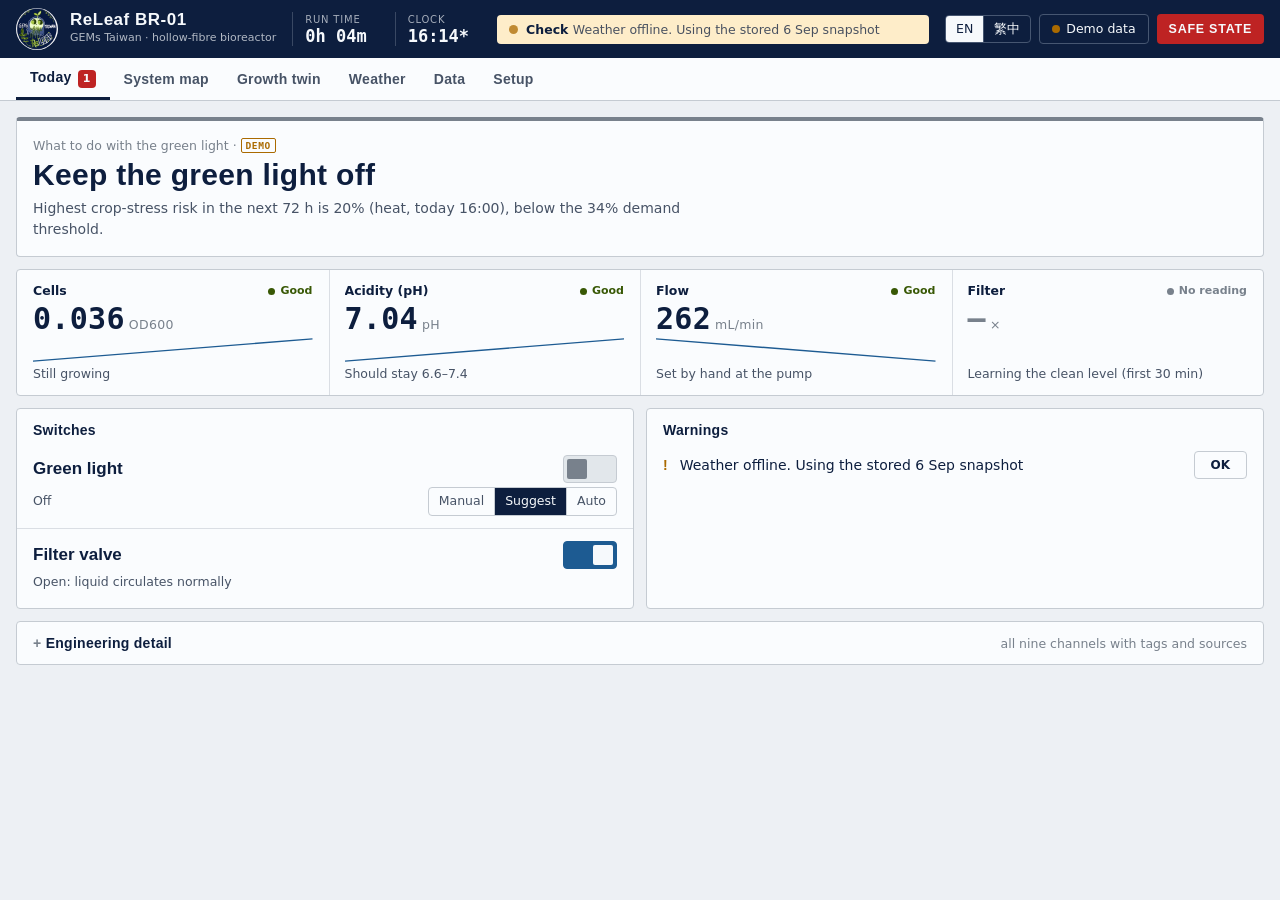
<file: docs/software/ui/0924UI.html>
<!DOCTYPE html>
<html lang="en">
<head>
<meta charset="utf-8">
<meta name="viewport" content="width=device-width, initial-scale=1, viewport-fit=cover">
<title>ReLeaf BR-01 Twin</title>
<!--
  ReLeaf BR-01 · operator interface and digital twin · build 2026-09-24
  Scope = the 21 October 2026 deliverable:
    measured  OD600 (lumen, inline), pH (lumen), loop flow (FT-01),
              PT-01 lumen in, PT-03 lumen out, PT-04 shell in, PT-05 shell out
    actuated  lumen pinch valve (XV-01), green light (L-01)
    manual    loop flow (pump set by hand)
    online    weather forecast (Open-Meteo), falls back to a stored snapshot
  Design basis
    ISA-101 HMI: grey field, colour only for state; every number carries its
      unit, its limits and where it came from.
    Digital-twin structure: Tao 5-dimension model / ISO 23247 (physical,
      virtual, data, connection, services), as used by Satwekar et al. 2026.
    Twin vs shadow: automated two-way data flow (Gargalo et al. 2021;
      Portela et al. 2021). The model is "the heart" (Portela), so the growth
      model is live, re-fitted on every new point (Cabaneros Lopez et al. 2020)
      and scored against its own forecasts (NRMSE < 15 %, Sinner et al. 2021).
  One file, no external fonts or libraries. The only network call is the
  weather request, and the page works without it.
  Growth prior: 04_Results/lpa_growth_fit_20260919.json, embedded below by
  03_Scripts/embed_fit_into_ui.py. Re-run both scripts after a new LPA run.
-->
<style>
/* Hallmark · redesign · app scope (operator HMI, not a page) · tone: utilitarian-technical
 * theme: custom (vibe: "instrument panel, night-navy ink, leaf-lime signal")
 *   paper oklch(95.5% 0.006 250) · ink oklch(24% 0.065 262) navy from the team logo
 *   signal oklch(76% 0.17 128) lime from the team logo, used ONLY for the green light
 *   display: DIN Alternate / Bahnschrift (instrument numerals) · body: Avenir Next / Segoe UI
 * rules: ISA-101, colour only for state; hairlines, not shadows; no nested boxes
 * pre-emit critique: P4 H4 E4 S5 R5 V4
 */
:root{
  --color-paper:    oklch(95.5% 0.006 250);
  --color-panel:    oklch(99% 0.003 250);
  --color-panel-2:  oklch(92.5% 0.008 250);
  --color-rule:     oklch(84% 0.012 255);
  --color-rule-2:   oklch(90% 0.009 255);
  --color-ink:      oklch(24% 0.065 262);
  --color-ink-2:    oklch(44% 0.035 258);
  --color-ink-3:    oklch(60% 0.02 255);
  --color-ink-inv:  oklch(98% 0.005 250);
  --color-signal:   oklch(76% 0.17 128);
  --color-signal-ink: oklch(42% 0.11 130);
  --color-signal-bg: oklch(95% 0.05 125);
  --color-data:     oklch(46% 0.11 250);
  --color-data-2:   oklch(64% 0.08 245);
  --color-model:    oklch(47% 0.12 300);
  --color-model-bg: oklch(95% 0.02 300);
  --color-warn:     oklch(58% 0.13 70);
  --color-warn-bg:  oklch(95% 0.05 85);
  --color-alarm:    oklch(52% 0.19 27);
  --color-alarm-bg: oklch(94% 0.04 25);
  --color-heat:     oklch(62% 0.16 45);
  --color-pipe:     oklch(72% 0.015 250);
  --color-focus:    oklch(55% 0.15 250);
  --font-display: "DIN Alternate","DIN Condensed","Bahnschrift","Roboto Condensed","Arial Narrow",sans-serif;
  --font-body: "Avenir Next","Segoe UI","Noto Sans TC","PingFang TC",system-ui,sans-serif;
  --font-num: "DIN Alternate","Bahnschrift","Roboto Mono",ui-monospace,monospace;
  --font-mono: ui-monospace,"SF Mono",Menlo,Consolas,monospace;
  --space-3xs:2px; --space-2xs:4px; --space-xs:8px; --space-sm:12px; --space-md:16px; --space-lg:24px; --space-xl:32px;
  --text-xs:11px; --text-sm:12.5px; --text-md:14px; --text-lg:17px; --text-xl:22px; --text-2xl:30px;
  --radius:4px; --radius-pill:999px;
  --ease-out:cubic-bezier(0.16,1,0.3,1); --dur-short:160ms;
}
*{box-sizing:border-box}
html,body{margin:0;min-height:100%;overflow-x:clip}
body{background:var(--color-paper);color:var(--color-ink);font:var(--text-md)/1.5 var(--font-body);-webkit-font-smoothing:antialiased}
button{font:inherit;color:inherit;cursor:pointer;border:0;background:none}
input,select{font:inherit;color:inherit}
:focus-visible{outline:2px solid var(--color-focus);outline-offset:2px}
.mono{font-family:var(--font-mono)}
.num{font-family:var(--font-num);font-variant-numeric:tabular-nums}
h1,h2,h3{margin:0;font-style:normal}
h2{font:700 var(--text-md)/1.3 var(--font-display);letter-spacing:.02em}
p{margin:0}
a{color:var(--color-data)}
code{font-family:var(--font-mono);font-size:var(--text-xs);background:var(--color-panel-2);padding:1px 5px;border-radius:var(--radius)}

/* ---------- frame ---------- */
.app{display:grid;grid-template-rows:auto auto 1fr;min-height:100vh}
.top{display:flex;align-items:center;gap:var(--space-md);padding:var(--space-xs) var(--space-md);background:var(--color-ink);color:var(--color-ink-inv);flex-wrap:wrap}
.brand{display:flex;align-items:center;gap:var(--space-sm);min-width:0}
.brand img{width:42px;height:42px;border-radius:50%;flex:none;display:block}
.brand b{display:block;font:700 var(--text-lg)/1.1 var(--font-display);letter-spacing:.03em;white-space:nowrap}
.brand small{display:block;font-size:var(--text-xs);opacity:.7;white-space:nowrap}
.tfield{display:flex;flex-direction:column;padding:0 var(--space-sm);border-left:1px solid oklch(40% 0.05 262)}
.tfield .k{font-size:10px;opacity:.65;letter-spacing:.08em;text-transform:uppercase}
.tfield .v{font:600 var(--text-lg)/1.1 var(--font-num);font-variant-numeric:tabular-nums}
.status{flex:1 1 260px;display:flex;align-items:center;gap:var(--space-xs);padding:var(--space-2xs) var(--space-sm);border-radius:var(--radius);background:oklch(32% 0.06 262);min-width:0}
.status .dot{width:9px;height:9px;border-radius:50%;background:var(--color-signal);flex:none}
.status b{font-size:var(--text-sm)}
.status span{font-size:var(--text-sm);opacity:.75;white-space:nowrap;overflow:hidden;text-overflow:ellipsis}
.status.warn{background:var(--color-warn-bg);color:var(--color-ink)} .status.warn .dot{background:var(--color-warn)}
.status.alarm{background:var(--color-alarm);color:var(--color-ink-inv)} .status.alarm .dot{background:var(--color-ink-inv);animation:blink 1s steps(2) infinite}
@keyframes blink{50%{opacity:.2}}
.tactions{display:flex;gap:var(--space-xs);align-items:center}
.chip{display:inline-flex;align-items:center;gap:6px;height:30px;padding:0 var(--space-sm);border-radius:var(--radius);border:1px solid oklch(45% 0.05 262);font-size:var(--text-sm);white-space:nowrap;color:var(--color-ink-inv)}
.chip i{width:8px;height:8px;border-radius:50%;background:var(--color-ink-3)}
.chip.live i{background:var(--color-signal)} .chip.demo i{background:var(--color-warn)}
.top .seg{border-color:oklch(45% 0.05 262);background:transparent}
.top .seg button{color:var(--color-ink-inv);border-color:oklch(45% 0.05 262)}
.top .seg button.on{background:var(--color-ink-inv);color:var(--color-ink)}
.seg{display:inline-flex;border:1px solid var(--color-rule);border-radius:var(--radius);overflow:hidden;background:var(--color-panel)}
.seg button{padding:4px 10px;font-size:var(--text-sm);border-left:1px solid var(--color-rule);white-space:nowrap}
.seg button:first-child{border-left:0}
.seg button.on{background:var(--color-ink);color:var(--color-ink-inv)}
.btn-stop{height:30px;padding:0 var(--space-sm);border-radius:var(--radius);background:var(--color-alarm);color:var(--color-ink-inv);font:700 var(--text-sm) var(--font-display);letter-spacing:.06em;white-space:nowrap}

.nav{display:flex;gap:0;padding:0 var(--space-md);background:var(--color-panel);border-bottom:1px solid var(--color-rule);overflow-x:auto}
.nav button{padding:11px 14px 9px;font:600 var(--text-md) var(--font-display);letter-spacing:.02em;color:var(--color-ink-2);border-bottom:3px solid transparent;white-space:nowrap}
.nav button:hover{color:var(--color-ink)}
.nav button.on{color:var(--color-ink);border-bottom-color:var(--color-ink)}
.nav .badge[hidden]{display:none}
.nav .badge{display:inline-block;min-width:18px;padding:0 5px;margin-left:6px;border-radius:var(--radius);background:var(--color-alarm);color:var(--color-ink-inv);font:600 11px/18px var(--font-body);text-align:center}

main{padding:var(--space-md) var(--space-md) var(--space-xl);max-width:1400px;width:100%;margin:0 auto}
.view[hidden]{display:none}
.grid{display:grid;gap:var(--space-sm)}
.g2{grid-template-columns:repeat(auto-fit,minmax(min(340px,100%),1fr))}
.g-main{grid-template-columns:minmax(0,1.7fr) minmax(0,1fr)}
@media (max-width:960px){.g-main{grid-template-columns:minmax(0,1fr)}}
.stack{display:grid;gap:var(--space-sm)}

/* panels: one hairline, no shadow, no nesting */
.card{background:var(--color-panel);border:1px solid var(--color-rule);border-radius:var(--radius);min-width:0}
.card-hd{display:flex;align-items:baseline;justify-content:space-between;gap:var(--space-sm);padding:var(--space-sm) var(--space-md) 0;flex-wrap:wrap}
.card-hd .hint{font-size:var(--text-sm);color:var(--color-ink-3)}
.card-bd{padding:var(--space-xs) var(--space-md) var(--space-md)}
.card-bd.flush{padding:var(--space-2xs) 0}
.lead{font-size:var(--text-md);color:var(--color-ink-2);max-width:72ch}
.small{font-size:var(--text-sm);color:var(--color-ink-2)}
.muted{color:var(--color-ink-3)}
hr.sep{border:0;border-top:1px solid var(--color-rule-2);margin:var(--space-sm) 0}

/* ---------- state labels: text, not candy ---------- */
.pat{display:inline-block;font:600 9.5px/1.4 var(--font-mono);letter-spacing:.06em;text-transform:uppercase;padding:0 4px;border:1px solid var(--color-rule);border-radius:2px;color:var(--color-ink-2);white-space:nowrap;vertical-align:1px}
.pat-soft{border-style:dashed;color:var(--color-model);border-color:var(--color-model)}
.pat-demo{color:var(--color-warn);border-color:var(--color-warn)}
.st{display:inline-flex;align-items:center;gap:5px;font:600 var(--text-xs)/1.5 var(--font-body);white-space:nowrap;color:var(--color-ink-2)}
.st::before{content:"";width:7px;height:7px;border-radius:50%;background:currentColor}
.st-ok{color:var(--color-signal-ink)} .st-warn{color:var(--color-warn)} .st-bad{color:var(--color-alarm)}
.st-info{color:var(--color-data)} .st-off{color:var(--color-ink-3)}

/* ---------- the answer ---------- */
.decide{display:grid;grid-template-columns:minmax(0,1fr) auto;gap:var(--space-md);align-items:end;padding:var(--space-md) var(--space-md) var(--space-md);background:var(--color-panel);border:1px solid var(--color-rule);border-top:4px solid var(--color-ink-3);border-radius:var(--radius)}
.decide .ico{display:none}
.decide.go{border-top-color:var(--color-signal)}
.decide.sched{border-top-color:var(--color-data)}
.decide.hold{border-top-color:var(--color-warn)}
.decide h1{font:700 var(--text-2xl)/1.15 var(--font-display);letter-spacing:.01em;margin:2px 0 6px;overflow-wrap:anywhere}
.decide .why{font-size:var(--text-md);color:var(--color-ink-2);max-width:80ch}
.decide .acts{display:flex;gap:var(--space-xs);flex-wrap:wrap;justify-content:flex-end}
@media (max-width:700px){.decide{grid-template-columns:minmax(0,1fr)}.decide .acts{justify-content:flex-start}.decide h1{font-size:var(--text-xl)}}

.btn{height:34px;padding:0 var(--space-md);border-radius:var(--radius);border:1px solid var(--color-rule);background:var(--color-panel);font-size:var(--text-sm);font-weight:600;white-space:nowrap;transition:background-color var(--dur-short) var(--ease-out)}
.btn:hover{background:var(--color-panel-2)}
.btn:active{transform:translateY(1px)}
.btn.pri{background:var(--color-ink);border-color:var(--color-ink);color:var(--color-ink-inv)}
.btn.pri:hover{background:oklch(32% 0.07 262)}
.btn.go{background:var(--color-signal);border-color:var(--color-signal);color:var(--color-ink)}
.btn.go:hover{background:oklch(72% 0.17 128)}
.btn:disabled{opacity:.45;cursor:not-allowed}

/* ---------- readings ---------- */
.tiles{display:grid;gap:0;grid-template-columns:repeat(auto-fill,minmax(180px,1fr));background:var(--color-panel);border:1px solid var(--color-rule);border-radius:var(--radius);overflow:hidden}
.tile{padding:var(--space-sm) var(--space-md);display:grid;gap:2px;min-width:0;text-align:left;border-right:1px solid var(--color-rule-2);border-bottom:1px solid var(--color-rule-2);margin:0 -1px -1px 0}
.tile .hd{display:flex;justify-content:space-between;align-items:center;gap:6px}
.tile .tag{font:600 10px var(--font-mono);color:var(--color-ink-3)}
.tile .nm{font-size:var(--text-sm);color:var(--color-ink-2);white-space:nowrap;overflow:hidden;text-overflow:ellipsis}
.tile .val{font:700 30px/1.05 var(--font-num);font-variant-numeric:tabular-nums;letter-spacing:.01em}
.tile .val small{font:500 var(--text-sm) var(--font-body);color:var(--color-ink-3);margin-left:4px}
.tile svg.spark{width:100%;height:26px;display:block}
.tile .lim{font-size:10.5px;color:var(--color-ink-3)}
.tile.warn{background:var(--color-warn-bg)} .tile.warn .val{color:var(--color-warn)}
.tile.alarm{background:var(--color-alarm-bg)} .tile.alarm .val{color:var(--color-alarm)}
.tile.stale .val{color:var(--color-ink-3)}
.tile.soft .tag::after{content:" · calc";color:var(--color-model)}

/* ---------- switches ---------- */
.act{display:grid;grid-template-columns:minmax(0,1fr) auto;gap:4px var(--space-sm);align-items:center;padding:var(--space-sm) var(--space-md);border-top:1px solid var(--color-rule-2)}
.act:first-child{border-top:0}
.act .nm{font:700 var(--text-lg) var(--font-display)}
.act .sub{font-size:var(--text-sm);color:var(--color-ink-2);grid-column:1/-1}
.sw{position:relative;width:54px;height:28px;border-radius:var(--radius);background:var(--color-panel-2);border:1px solid var(--color-rule);transition:background-color var(--dur-short) var(--ease-out)}
.sw::after{content:"";position:absolute;top:3px;left:3px;width:20px;height:20px;border-radius:2px;background:var(--color-ink-3);transition:transform var(--dur-short) var(--ease-out),background-color var(--dur-short) var(--ease-out)}
.sw.on{background:var(--color-signal);border-color:var(--color-signal)} .sw.on::after{transform:translateX(26px);background:var(--color-ink)}
.sw.valve.on{background:var(--color-data);border-color:var(--color-data)} .sw.valve.on::after{background:var(--color-ink-inv)}
.sw:disabled{opacity:.5;cursor:not-allowed}

/* ---------- key/value, tables ---------- */
.kv{display:flex;justify-content:space-between;gap:var(--space-sm);padding:6px 0;border-top:1px solid var(--color-rule-2);font-size:var(--text-md)}
.kv:first-child{border-top:0}
.kv .k{color:var(--color-ink-2)}
.kv .v{font-family:var(--font-num);font-variant-numeric:tabular-nums;text-align:right}
.tbl{width:100%;border-collapse:collapse;font-size:var(--text-sm)}
.tbl th{text-align:left;font:600 var(--text-xs) var(--font-body);color:var(--color-ink-3);letter-spacing:.04em;padding:6px var(--space-md);border-bottom:1px solid var(--color-rule);white-space:nowrap}
.tbl td{padding:7px var(--space-md);border-bottom:1px solid var(--color-rule-2);vertical-align:top}
.tbl td.n{font-family:var(--font-num);font-variant-numeric:tabular-nums;text-align:right;white-space:nowrap}
.tbl tr:last-child td{border-bottom:0}
.tbl-wrap{overflow-x:auto}

/* ---------- figures: a row of numbers split by hairlines, not boxes ---------- */
.metrics{display:grid;gap:var(--space-sm) var(--space-lg);grid-template-columns:repeat(auto-fit,minmax(120px,1fr))}
.metric{padding:var(--space-2xs) 0 0;border-top:1px solid var(--color-rule-2)}
.metric .k{font-size:var(--text-xs);color:var(--color-ink-3)}
.metric .v{font:700 var(--text-xl)/1.2 var(--font-num);font-variant-numeric:tabular-nums}
.metric .v small{font:500 var(--text-xs) var(--font-body);color:var(--color-ink-3)}
.metric .s{font-size:var(--text-xs);color:var(--color-ink-2)}

/* ---------- charts ---------- */
svg.chart{width:100%;height:auto;display:block;font-family:var(--font-body)}
svg.chart .ax{stroke:var(--color-rule);stroke-width:1}
svg.chart .grid{stroke:var(--color-rule-2);stroke-width:1}
svg.chart text{fill:var(--color-ink-3);font-size:11px;font-family:var(--font-num)}
svg.chart .lbl{fill:var(--color-ink-2);font:11.5px var(--font-body)}
.legend{display:flex;gap:var(--space-md);flex-wrap:wrap;font-size:var(--text-sm);color:var(--color-ink-2);padding:var(--space-2xs) 0}
.legend i{display:inline-block;width:14px;height:3px;vertical-align:3px;margin-right:6px}
.legend i.dot{width:8px;height:8px;border-radius:50%;vertical-align:0}
.legend i.band{height:9px;vertical-align:-1px;opacity:.4}

/* ---------- twin status ---------- */
.verdict{font-size:var(--text-md);color:var(--color-ink);padding-top:var(--space-sm);border-top:1px solid var(--color-rule-2)}
.tests{display:grid;gap:0;grid-template-columns:repeat(auto-fit,minmax(190px,1fr))}
.test{display:grid;gap:3px;padding:var(--space-2xs) var(--space-md) var(--space-sm) var(--space-md);border-left:1px solid var(--color-rule-2)}
.test:first-child{border-left:0;padding-left:0}
.test .h{display:flex;justify-content:space-between;align-items:center;gap:var(--space-xs);font:700 var(--text-md) var(--font-display)}
.test .e{font-size:var(--text-sm);color:var(--color-ink-2)}
.note{font-size:var(--text-sm);color:var(--color-ink-2);background:var(--color-panel-2);border-radius:var(--radius);padding:var(--space-xs) var(--space-sm)}
.note.warn{background:var(--color-warn-bg)}
.field{display:grid;gap:3px;font-size:var(--text-sm);color:var(--color-ink-2)}
.field input,.field select{height:34px;padding:0 var(--space-xs);border:1px solid var(--color-rule);border-radius:var(--radius);background:var(--color-panel);font:var(--text-md) var(--font-num);color:var(--color-ink)}
.fields{display:grid;gap:var(--space-sm);grid-template-columns:repeat(auto-fit,minmax(150px,1fr))}
.log{max-height:280px;overflow:auto;font-size:var(--text-sm)}
.log .row{display:grid;grid-template-columns:52px 104px minmax(0,1fr);gap:var(--space-xs);padding:6px var(--space-md);border-top:1px solid var(--color-rule-2)}
.log .row:first-child{border-top:0}
.log .t{font-family:var(--font-num);color:var(--color-ink-3)}
.empty{padding:var(--space-md);color:var(--color-ink-3);font-size:var(--text-sm)}
.alarm-row{display:grid;grid-template-columns:auto minmax(0,1fr) auto;gap:var(--space-sm);align-items:center;padding:var(--space-xs) var(--space-md);border-top:1px solid var(--color-rule-2)}
.alarm-row:first-child{border-top:0}
.pri-1{color:var(--color-alarm);font:700 var(--text-md) var(--font-display)} .pri-2{color:var(--color-warn);font:700 var(--text-md) var(--font-display)}
details.card>summary{list-style:none}
details.card>summary::-webkit-details-marker{display:none}
details.card>summary h2::before{content:"+ ";color:var(--color-ink-3)}
details.card[open]>summary h2::before{content:"− "}

/* ---------- system map ---------- */
.map-ctl{display:flex;align-items:center;gap:var(--space-xs);flex-wrap:wrap}
.map-box{height:calc(100vh - 280px);min-height:300px;padding:0 var(--space-xs)}
.map-box svg{width:100%;height:100%;display:block}
.m-pipe{fill:none;stroke:var(--color-pipe);stroke-width:6;stroke-linecap:round;stroke-linejoin:round}
.m-flow{fill:none;stroke:transparent;stroke-width:6;stroke-linecap:round;stroke-linejoin:round}
.m-flow.on{stroke:var(--color-data);stroke-dasharray:12 9;animation:mflow .9s linear infinite}
@keyframes mflow{to{stroke-dashoffset:-21}}
@media (prefers-reduced-motion:reduce){.m-flow.on{animation:none;stroke-dasharray:none}.status.alarm .dot{animation:none}}
.m-eq{fill:var(--color-panel);stroke:var(--color-ink-2);stroke-width:1.6}
.m-fibre{stroke:var(--color-ink-3);stroke-width:1.1}
.m-arrow{fill:none;stroke:var(--color-model);stroke-width:1.8;stroke-linecap:round}
.m-liquid{fill:var(--color-panel-2)}
.m-glow{fill:none;stroke:transparent;stroke-width:0}
.m-glow.on{fill:var(--color-signal-bg);stroke:var(--color-signal);stroke-width:1.5}
.m-led{fill:var(--color-rule)}.m-led.on{fill:var(--color-signal)}
.m-pumpsym{fill:none;stroke:var(--color-ink-2);stroke-width:1.6;stroke-linejoin:round}
.m-valve{stroke:var(--color-ink);stroke-width:1.6}.m-valve.open{fill:var(--color-panel)}.m-valve.shut{fill:var(--color-ink)}
.m-hot{cursor:pointer;outline:none}
.m-hot:hover .m-eq,.m-hot:focus .m-eq,.m-hot:hover .m-valve,.m-hot:focus .m-valve{stroke:var(--color-focus);stroke-dasharray:4 3;stroke-width:2.2}
.m-bub{fill:var(--color-panel);stroke:var(--color-ink-2);stroke-width:1.4}
.m-lead{stroke:var(--color-ink-3);stroke-width:1.2}
.m-warn .m-bub{fill:var(--color-warn-bg);stroke:var(--color-warn)}.m-bad .m-bub{fill:var(--color-alarm-bg);stroke:var(--color-alarm)}
#map-svg text{font-family:var(--font-body)}
.m-tag{font:600 10px var(--font-mono);fill:var(--color-ink)}
.m-val{font:700 15px var(--font-num);fill:var(--color-ink)}
.m-sub{font-size:11px;fill:var(--color-ink-2)}
.m-name{font:700 13px var(--font-display);fill:var(--color-ink);letter-spacing:.02em}
.m-ctl{font-size:12px;font-weight:600;fill:var(--color-data)}

@media (max-width:640px){
  .top{padding:var(--space-xs) var(--space-sm)}.tfield{display:none}
  main{padding:var(--space-sm) var(--space-sm) var(--space-lg)}
  .tile .val{font-size:26px}
  .map-box{height:auto;min-height:0}
  .test{border-left:0;padding-left:0}
}
@media (prefers-reduced-motion:reduce){*{transition:none!important}}
</style>
</head>
<body>
<div class="app">
<header class="top">
  <div class="brand">
    <img src="[data-uri]" alt="GEMs Taiwan ReLeaf" width="42" height="42">
    <div><b>ReLeaf BR-01</b><small data-t="brand.sub">GEMs Taiwan · hollow-fibre bioreactor</small></div>
  </div>
  <div class="tfield"><span class="k" data-t="top.run">Run time</span><span class="v" id="t-run">0h 00m</span></div>
  <div class="tfield"><span class="k" data-t="top.clock">Clock</span><span class="v" id="t-clock">--:--</span></div>
  <div class="status" id="status"><span class="dot"></span><div style="min-width:0"><b id="st-h">—</b> <span id="st-s"></span></div></div>
  <div class="tactions">
    <div class="seg" role="group" aria-label="Language"><button data-lang="en" class="on">EN</button><button data-lang="zh">繁中</button></div>
    <button class="chip demo" id="link-btn"><i></i><span id="link-txt">Demo data</span></button>
    <button class="btn-stop" id="stop" data-t="top.stop">SAFE STATE</button>
  </div>
</header>
<nav class="nav" id="nav">
  <button data-view="today" class="on"><span data-t="nav.today">Today</span><span class="badge" id="nav-badge" hidden>0</span></button>
  <button data-view="map" data-t="nav.map">System map</button>
  <button data-view="twin" data-t="nav.twin">Growth twin</button>
  <button data-view="weather" data-t="nav.weather">Weather</button>
  <button data-view="data" data-t="nav.data">Data</button>
  <button data-view="setup" data-t="nav.setup">Setup</button>
</nav>
<main>
  <section class="view" id="v-today"></section>
  <section class="view" id="v-map" hidden></section>
  <section class="view" id="v-twin" hidden></section>
  <section class="view" id="v-weather" hidden></section>
  <section class="view" id="v-data" hidden></section>
  <section class="view" id="v-setup" hidden></section>
</main>
</div>
<script>
(function(){
"use strict";

/* ================================================================
   0. LANGUAGE, STORAGE, SMALL HELPERS
   ================================================================ */
function lsGet(k){ try{ return localStorage.getItem(k); }catch(e){ return null; } }
function lsSet(k,v){ try{ localStorage.setItem(k,v); }catch(e){} }
var LANG = lsGet("releaf.lang")==="zh" ? "zh" : "en";
function L(en,zh){ return LANG==="zh" ? zh : en; }
function N(pair){ return pair ? (LANG==="zh" ? pair[1] : pair[0]) : ""; }
var DICT = {
  "brand.sub":["GEMs Taiwan · hollow-fibre bioreactor","GEMs Taiwan · 中空纖維生物反應器"],
  "top.run":["Run time","運行時間"], "top.clock":["Clock","時鐘"], "top.stop":["SAFE STATE","安全狀態"],
  "nav.today":["Today","今天"], "nav.twin":["Growth twin","生長孿生"],
  "nav.weather":["Weather","天氣"], "nav.map":["System map","系統圖"], "nav.data":["Data","數據"], "nav.setup":["Setup","設定"]
};
function applyStatic(){
  document.documentElement.lang = LANG==="zh" ? "zh-Hant" : "en";
  [].forEach.call(document.querySelectorAll("[data-t]"), function(n){ var d=DICT[n.dataset.t]; if(d) n.textContent=d[LANG==="zh"?1:0]; });
  [].forEach.call(document.querySelectorAll("[data-lang]"), function(b){ b.classList.toggle("on", b.dataset.lang===LANG); });
}
function $(s,r){ return (r||document).querySelector(s); }
function esc(s){ return String(s).replace(/[&<>"]/g,function(c){return {"&":"&amp;","<":"&lt;",">":"&gt;",'"':"&quot;"}[c];}); }
function fmt(v,d){ return (v==null||!isFinite(v)) ? "—" : Number(v).toFixed(d==null?2:d); }
function clamp(v,a,b){ return v<a?a:(v>b?b:v); }
function pad(n){ return (n<10?"0":"")+n; }
function hm(ms){ var d=new Date(ms); return pad(d.getHours())+":"+pad(d.getMinutes()); }
function dayHm(ms){
  var d=new Date(ms), now=new Date(nowT());
  var same = d.toDateString()===now.toDateString();
  var tmr = new Date(now.getTime()+864e5).toDateString()===d.toDateString();
  return (same ? L("today ","今天 ") : tmr ? L("tomorrow ","明天 ") : (d.getMonth()+1)+"/"+d.getDate()+" ")+hm(ms);
}
function durH(h){ if(h==null||!isFinite(h)) return "—"; var H=Math.floor(h), M=Math.round((h-H)*60); if(M===60){H++;M=0;} return H+"h "+pad(M)+"m"; }
function iso(ms){ return new Date(ms).toISOString(); }
function median(a){ if(!a.length) return null; var s=a.slice().sort(function(x,y){return x-y;}), m=s.length>>1; return s.length%2 ? s[m] : (s[m-1]+s[m])/2; }
function randn(){ var u=0,v=0; while(!u)u=Math.random(); while(!v)v=Math.random(); return Math.sqrt(-2*Math.log(u))*Math.cos(2*Math.PI*v); }
function pct(a,p){ var s=a.slice().sort(function(x,y){return x-y;}); var i=(s.length-1)*p, lo=Math.floor(i), hi=Math.ceil(i); return s[lo]+(s[hi]-s[lo])*(i-lo); }

/* ================================================================
   1. THE PLANT AS OF 21 OCTOBER
   Seven measured channels, two soft (computed) ones, two actuators.
   PAT class after the FDA PAT guidance: IN-LINE = sensor in the stream;
   SOFT = no instrument, a model produces the number.
   ================================================================ */
var PSI_BAR = 0.0689476;
var CH = {
  od:  {tag:"AT-01", n:["Cell density","細胞密度"], unit:"OD600", dec:3, min:0, max:2, pat:"in",
        src:["Inline photometer on the lumen loop","內腔迴路管線內光度計"]},
  ph:  {tag:"AT-02", n:["pH, lumen","pH（內腔）"], unit:"pH", dec:2, min:5.5, max:8.5, lo:6.4, hi:7.6, wlo:6.6, whi:7.4, pat:"in",
        src:["pH probe in the lumen loop","內腔迴路 pH 探針"]},
  flow:{tag:"FT-01", n:["Loop flow","迴路流量"], unit:"mL/min", dec:0, min:0, max:460, lo:80, whi:430, pat:"in",
        src:["Flow meter; pump speed is set by hand","流量計；幫浦轉速手動設定"]},
  tmp: {tag:"PDT-01", n:["Trans-membrane pressure","跨膜壓差"], unit:"bar", dec:3, min:-0.1, max:0.7, hi:0.5, whi:0.4, pat:"soft",
        src:["Computed: mean(PT-01, PT-03) − mean(PT-04, PT-05)","計算值：平均(PT-01, PT-03) − 平均(PT-04, PT-05)"]},
  pt1: {tag:"PT-01", n:["Lumen in","內腔進口"],  unit:"psi", dec:2, min:0, max:10, whi:8, pat:"in", src:["Pressure transducer","壓力傳感器"]},
  pt3: {tag:"PT-03", n:["Lumen out","內腔出口"], unit:"psi", dec:2, min:0, max:10, whi:8, pat:"in", src:["Pressure transducer","壓力傳感器"]},
  pt4: {tag:"PT-04", n:["Shell out (top)","殼側出口（上）"],  unit:"psi", dec:2, min:0, max:10, pat:"in", src:["Pressure transducer","壓力傳感器"]},
  pt5: {tag:"PT-05", n:["Shell in (bottom)","殼側進口（下）"], unit:"psi", dec:2, min:0, max:10, pat:"in", src:["Pressure transducer","壓力傳感器"]},
  foul:{tag:"FI-01", n:["Fouling ratio","堵塞比"], unit:"×", dec:2, min:0.5, max:3, hi:2.0, whi:1.5, pat:"soft",
        src:["Computed: (TMP / flow) ÷ clean baseline","計算值：(TMP／流量) ÷ 乾淨基準"]}
};
var MEASURED = ["od","ph","flow","pt1","pt3","pt4","pt5"];
var TILES = ["od","ph","flow","tmp","foul","pt1","pt3","pt4","pt5"];

/* ================================================================
   2. SETTINGS (persisted) AND RUNTIME STATE
   ================================================================ */
var DEF = {odScale:1.0, odMin:0.5, thr:0.34, allowH:12, lat:25.03, lon:121.57, place:"Taipei",
           lightMode:"SUGGEST", sigmaY:0.015, transferSd:0.25, speed:120, flowSet:263};
var CFG = (function(){ var o={}; try{ o=JSON.parse(lsGet("releaf.cfg")||"{}")||{}; }catch(e){} var c={};
  Object.keys(DEF).forEach(function(k){ c[k] = (o[k]!==undefined) ? o[k] : DEF[k]; }); return c; })();
function saveCfg(){ lsSet("releaf.cfg", JSON.stringify(CFG)); }

var S = {
  mode:"demo",                    /* demo | live */
  runStart: Date.now(), simH:0,   /* demo: virtual process hours */
  pv:{}, pvT:{},                  /* value and wall time of last update */
  hist:{}, lastHistH:-1,
  act:{valve:"OPEN", light:"OFF"},
  alarms:[], acked:{}, audit:[], log:[], nextLogH:0,
  link:{on:false, lastIn:null, lastOut:null, inN:0, outN:0, lastLine:"", lastOutLine:"", lastEv:""},
  /* what the BOARD reports back, as opposed to what we commanded */
  board:{valve:null, light:null, lock:"NONE", upS:null},
  foulBase:null, foulBaseN:[], view:"today",
  bubbles:0, lastAutoH:-99
};
TILES.forEach(function(k){ S.hist[k]=[]; S.pv[k]=null; });

function hNow(){ return S.mode==="live" ? (Date.now()-S.runStart)/3.6e6 : S.simH; }
/* Virtual clock. In demo the process runs faster than the wall, and the
   weather forecast is read at the process's own time, so the decision and
   the culture live on one clock. */
function nowT(){ return S.runStart + hNow()*3.6e6; }

function audit(who, what, why){
  S.audit.unshift({t:nowT(), h:hNow(), who:who, what:what, why:why, mode:S.mode});
  if(S.audit.length>500) S.audit.pop();
}

/* ================================================================
   3. DEMO PLANT
   Stands in for the rig when no board is connected. Its growth uses
   parameters deliberately OFF the LPA prior (slower r, higher K), so the
   twin has something to discover. Every screen says DEMO while it runs.
   ================================================================ */
var DEMO = { X0:0.03, r:0.26, K:1.30, foul:1.0, bubbleUntil:-1 };
function logistic(t,X0,r,K){ return K/(1+((K-X0)/X0)*Math.exp(-r*t)); }
function dpNet(q){ q=Math.max(0,q); return 2.427e-4*q + 4.604e-7*q*q; }   /* bar, clean module, 22 °C */
function demoStep(dtH){
  S.simH += dtH;
  var h=S.simH, od=logistic(h,DEMO.X0,DEMO.r,DEMO.K);
  var open = S.act.valve==="OPEN";
  var q = Math.max(0, (open ? CFG.flowSet : CFG.flowSet*0.12) + randn()*2);
  if(q>20) DEMO.foul += dtH*0.0035*(1+od)*(open?1:2.5);
  var tmp = open ? (0.02 + dpNet(q)*1.2*DEMO.foul) : (0.16*DEMO.foul);
  var shell = 0.40, dL = open ? dpNet(q)/PSI_BAR : 0.02;
  var lumen = shell + tmp/PSI_BAR;
  var odm = od + randn()*0.006;
  if(Math.random()<0.004) DEMO.bubbleUntil = h + 0.03;          /* a bubble passes the cell */
  if(h < DEMO.bubbleUntil) odm *= 1.35;
  var raw = {
    od: odm, ph: 7.05 - 0.42*od/DEMO.K + randn()*0.01, flow:q,
    pt1: lumen + dL/2 + randn()*0.015, pt3: lumen - dL/2 + randn()*0.015,
    pt4: shell - 0.05 + randn()*0.01, pt5: shell + 0.05 + randn()*0.01
  };
  MEASURED.forEach(function(k){ acceptValue(k, raw[k]); });
}

/* ================================================================
   4. MEASUREMENTS IN: one entry point for demo and board alike
   ================================================================ */
var CAL = (function(){ var o={}; try{ o=JSON.parse(lsGet("releaf.cal")||"{}")||{}; }catch(e){}
  return {odBlank:o.odBlank||0, phWhen:o.phWhen||null, odWhen:o.odWhen||null,
          odCounts:o.odCounts||0, phSlope:o.phSlope||-5.70, phOffset:o.phOffset||21.34}; })();
var LAST_OD_COUNTS = null;   /* raw detector counts from the last PV line */
function saveCal(){ lsSet("releaf.cal", JSON.stringify(CAL)); }
var LAST_RAW_OD = null;
function acceptValue(k, v){
  if(!isFinite(v)) return;
  if(k==="od"){ LAST_RAW_OD = v; v = v - CAL.odBlank; }
  S.pv[k]=v; S.pvT[k]=Date.now();
  if(k==="od") GT.addSample(hNow(), v);
}
function derive(){
  var p=S.pv;
  if([p.pt1,p.pt3,p.pt4,p.pt5].every(isFinite))
    p.tmp = ((p.pt1+p.pt3)/2 - (p.pt4+p.pt5)/2) * PSI_BAR;
  /* Fouling soft sensor: resistance proxy TMP/Q while the valve is open and
     flow is real, normalised to the first 30 min of the run. ASSUMED law:
     treats the membrane as a fixed resistance in series with a cake. */
  if(S.act.valve==="OPEN" && isFinite(p.tmp) && p.flow>50){
    var idx = p.tmp/p.flow;
    if(S.foulBase==null){
      S.foulBaseN.push(idx);
      if(hNow()>0.5 && S.foulBaseN.length>=5) S.foulBase = median(S.foulBaseN);
    }
    if(S.foulBase) p.foul = idx/S.foulBase;
  }
  TILES.forEach(function(k){ if(k==="tmp"||k==="foul") S.pvT[k]=S.pvT.pt1; });
}
function fresh(k){
  if(S.mode==="demo") return S.pv[k]!=null;
  return S.pvT[k] && (Date.now()-S.pvT[k] < 5000);
}
function recordHist(){
  var h=hNow();
  if(h - S.lastHistH < 1/60) return;          /* one point per process minute */
  S.lastHistH = h;
  TILES.forEach(function(k){
    var v=S.pv[k]; if(v==null||!isFinite(v)) return;
    var a=S.hist[k]; a.push([h,v]);
    if(a.length>12000){ S.hist[k]=a.filter(function(_,i){return i%2===0;}); }
  });
}

/* ================================================================
   5. GROWTH TWIN
   Logistic X(t) = K / (1 + ((K−X0)/X0)·e^(−r t)), t = hours since start.
   Prior from the 19 Sep LPA run, widened for the vessel transfer.
   Every 0.1 h the OD samples in that bin are reduced to their median
   (a passing bubble cannot move a median), the point is scored against
   the forecast made 2 h earlier, and the parameters are re-fitted by MAP:
   least squares on the data plus a penalty for leaving the prior.
   Cabaneros Lopez et al. 2020 re-estimate every 15 min the same way;
   Sinner et al. 2021 set NRMSE < 15 % as the acceptance line.
   ================================================================ */
var LPA = {"meta":{"source":"02_Data/20260919_OptoLPA_ACCD_Run1_ODresults.xlsx","generated_by":"03_Scripts/fit_lpa_growth_20260919.py","strain":"ACCD (B. subtilis, CcaSR optogenetic)","vessel":"LPA plate, 150 uL/well, plate-reader OD600","units":"OD600 background-subtracted, plate-reader scale (NOT the inline photometer scale)","z_cut":3.5,"sigma_y":0.014772883782054703},"points":[{"arm":"R1","rep":1,"t":2.0,"raw":0.108,"bg":0.061,"od":0.047,"z":0.0,"flag":false},{"arm":"R2","rep":1,"t":2.0,"raw":0.108,"bg":0.061,"od":0.047,"z":0.0,"flag":false},{"arm":"R3","rep":1,"t":2.0,"raw":0.103,"bg":0.061,"od":0.042,"z":-0.3373,"flag":false},{"arm":"G1","rep":1,"t":2.0,"raw":0.118,"bg":0.061,"od":0.057,"z":0.6745,"flag":false},{"arm":"G1","rep":2,"t":2.0,"raw":0.089,"bg":0.061,"od":0.028,"z":-1.2816,"flag":false},{"arm":"G1","rep":3,"t":2.0,"raw":0.111,"bg":0.061,"od":0.05,"z":0.2024,"flag":false},{"arm":"G2","rep":1,"t":2.0,"raw":0.109,"bg":0.061,"od":0.048,"z":0.0675,"flag":false},{"arm":"G2","rep":2,"t":2.0,"raw":0.115,"bg":0.061,"od":0.054,"z":0.4722,"flag":false},{"arm":"G2","rep":3,"t":2.0,"raw":0.109,"bg":0.061,"od":0.048,"z":0.0675,"flag":false},{"arm":"G3","rep":1,"t":2.0,"raw":0.106,"bg":0.061,"od":0.045,"z":-0.1349,"flag":false},{"arm":"G3","rep":2,"t":2.0,"raw":0.108,"bg":0.061,"od":0.047,"z":0.0,"flag":false},{"arm":"G3","rep":3,"t":2.0,"raw":0.103,"bg":0.061,"od":0.042,"z":-0.3373,"flag":false},{"arm":"R1","rep":1,"t":4.0,"raw":0.12,"bg":0.059,"od":0.061,"z":-0.0337,"flag":false},{"arm":"R2","rep":1,"t":4.0,"raw":0.114,"bg":0.059,"od":0.055,"z":-0.4384,"flag":false},{"arm":"R3","rep":1,"t":4.0,"raw":0.115,"bg":0.059,"od":0.056,"z":-0.371,"flag":false},{"arm":"G1","rep":1,"t":4.0,"raw":0.121,"bg":0.059,"od":0.062,"z":0.0337,"flag":false},{"arm":"G1","rep":2,"t":4.0,"raw":0.119,"bg":0.059,"od":0.06,"z":-0.1012,"flag":false},{"arm":"G1","rep":3,"t":4.0,"raw":0.12,"bg":0.059,"od":0.061,"z":-0.0337,"flag":false},{"arm":"G2","rep":1,"t":4.0,"raw":0.123,"bg":0.059,"od":0.064,"z":0.1686,"flag":false},{"arm":"G2","rep":2,"t":4.0,"raw":0.149,"bg":0.059,"od":0.09,"z":1.9223,"flag":false},{"arm":"G2","rep":3,"t":4.0,"raw":0.126,"bg":0.059,"od":0.067,"z":0.371,"flag":false},{"arm":"G3","rep":1,"t":4.0,"raw":0.122,"bg":0.059,"od":0.063,"z":0.1012,"flag":false},{"arm":"G3","rep":2,"t":4.0,"raw":0.123,"bg":0.059,"od":0.064,"z":0.1686,"flag":false},{"arm":"G3","rep":3,"t":4.0,"raw":0.119,"bg":0.059,"od":0.06,"z":-0.1012,"flag":false},{"arm":"R1","rep":1,"t":6.0,"raw":0.201,"bg":0.059,"od":0.142,"z":-0.1749,"flag":false},{"arm":"R2","rep":1,"t":6.0,"raw":0.194,"bg":0.059,"od":0.135,"z":-0.5246,"flag":false},{"arm":"R3","rep":1,"t":6.0,"raw":0.188,"bg":0.059,"od":0.129,"z":-0.8244,"flag":false},{"arm":"G1","rep":1,"t":6.0,"raw":0.295,"bg":0.059,"od":0.236,"z":4.5216,"flag":true},{"arm":"G1","rep":2,"t":6.0,"raw":0.188,"bg":0.059,"od":0.129,"z":-0.8244,"flag":false},{"arm":"G1","rep":3,"t":6.0,"raw":0.209,"bg":0.059,"od":0.15,"z":0.2248,"flag":false},{"arm":"G2","rep":1,"t":6.0,"raw":0.285,"bg":0.059,"od":0.226,"z":4.022,"flag":true},{"arm":"G2","rep":2,"t":6.0,"raw":0.195,"bg":0.059,"od":0.136,"z":-0.4746,"flag":false},{"arm":"G2","rep":3,"t":6.0,"raw":0.208,"bg":0.059,"od":0.149,"z":0.1749,"flag":false},{"arm":"G3","rep":1,"t":6.0,"raw":0.412,"bg":0.059,"od":0.353,"z":10.3673,"flag":true},{"arm":"G3","rep":2,"t":6.0,"raw":0.383,"bg":0.059,"od":0.324,"z":8.9184,"flag":true},{"arm":"G3","rep":3,"t":6.0,"raw":0.195,"bg":0.059,"od":0.136,"z":-0.4746,"flag":false},{"arm":"R1","rep":1,"t":8.0,"raw":0.256,"bg":0.059,"od":0.197,"z":-0.3597,"flag":false},{"arm":"R2","rep":1,"t":8.0,"raw":0.244,"bg":0.059,"od":0.185,"z":-0.8993,"flag":false},{"arm":"R3","rep":1,"t":8.0,"raw":0.251,"bg":0.059,"od":0.192,"z":-0.5846,"flag":false},{"arm":"G1","rep":1,"t":8.0,"raw":0.269,"bg":0.059,"od":0.21,"z":0.2248,"flag":false},{"arm":"G1","rep":2,"t":8.0,"raw":0.28,"bg":0.059,"od":0.221,"z":0.7195,"flag":false},{"arm":"G1","rep":3,"t":8.0,"raw":0.269,"bg":0.059,"od":0.21,"z":0.2248,"flag":false},{"arm":"G2","rep":1,"t":8.0,"raw":0.29,"bg":0.059,"od":0.231,"z":1.1691,"flag":false},{"arm":"G2","rep":2,"t":8.0,"raw":0.284,"bg":0.059,"od":0.225,"z":0.8993,"flag":false},{"arm":"G2","rep":3,"t":8.0,"raw":0.259,"bg":0.059,"od":0.2,"z":-0.2248,"flag":false},{"arm":"G3","rep":1,"t":8.0,"raw":0.293,"bg":0.059,"od":0.234,"z":1.304,"flag":false},{"arm":"G3","rep":2,"t":8.0,"raw":0.237,"bg":0.059,"od":0.178,"z":-1.2141,"flag":false},{"arm":"G3","rep":3,"t":8.0,"raw":0.25,"bg":0.059,"od":0.191,"z":-0.6295,"flag":false},{"arm":"R1","rep":1,"t":24.0,"raw":1.026,"bg":0.059,"od":0.967,"z":-0.0703,"flag":false},{"arm":"R2","rep":1,"t":24.0,"raw":0.969,"bg":0.059,"od":0.91,"z":-1.6722,"flag":false},{"arm":"R3","rep":1,"t":24.0,"raw":1.026,"bg":0.059,"od":0.967,"z":-0.0703,"flag":false},{"arm":"G1","rep":1,"t":24.0,"raw":1.0,"bg":0.059,"od":0.941,"z":-0.801,"flag":false},{"arm":"G1","rep":2,"t":24.0,"raw":1.02,"bg":0.059,"od":0.961,"z":-0.2389,"flag":false},{"arm":"G1","rep":3,"t":24.0,"raw":1.031,"bg":0.059,"od":0.972,"z":0.0703,"flag":false},{"arm":"G2","rep":1,"t":24.0,"raw":1.059,"bg":0.059,"od":1.0,"z":0.8572,"flag":false},{"arm":"G2","rep":2,"t":24.0,"raw":1.008,"bg":0.059,"od":0.949,"z":-0.5761,"flag":false},{"arm":"G2","rep":3,"t":24.0,"raw":1.036,"bg":0.059,"od":0.977,"z":0.2108,"flag":false},{"arm":"G3","rep":1,"t":24.0,"raw":1.056,"bg":0.059,"od":0.997,"z":0.7729,"flag":false},{"arm":"G3","rep":2,"t":24.0,"raw":1.083,"bg":0.059,"od":1.024,"z":1.5317,"flag":false},{"arm":"G3","rep":3,"t":24.0,"raw":1.081,"bg":0.059,"od":1.022,"z":1.4755,"flag":false}],"curve":{"t":[0.0,0.25,0.5,0.75,1.0,1.25,1.5,1.75,2.0,2.25,2.5,2.75,3.0,3.25,3.5,3.75,4.0,4.25,4.5,4.75,5.0,5.25,5.5,5.75,6.0,6.25,6.5,6.75,7.0,7.25,7.5,7.75,8.0,8.25,8.5,8.75,9.0,9.25,9.5,9.75,10.0,10.25,10.5,10.75,11.0,11.25,11.5,11.75,12.0,12.25,12.5,12.75,13.0,13.25,13.5,13.75,14.0,14.25,14.5,14.75,15.0,15.25,15.5,15.75,16.0,16.25,16.5,16.75,17.0,17.25,17.5,17.75,18.0,18.25,18.5,18.75,19.0,19.25,19.5,19.75,20.0,20.25,20.5,20.75,21.0,21.25,21.5,21.75,22.0,22.25,22.5,22.75,23.0,23.25,23.5,23.75,24.0,24.25,24.5,24.75,25.0,25.25,25.5,25.75,26.0],"fit":[0.0235,0.0253,0.0272,0.0293,0.0315,0.0338,0.0363,0.0391,0.042,0.0451,0.0484,0.0519,0.0558,0.0598,0.0642,0.0688,0.0737,0.079,0.0846,0.0906,0.0969,0.1037,0.1108,0.1184,0.1264,0.1349,0.1439,0.1533,0.1633,0.1737,0.1847,0.1962,0.2083,0.2209,0.234,0.2477,0.2619,0.2766,0.2918,0.3075,0.3237,0.3403,0.3573,0.3747,0.3924,0.4104,0.4286,0.4471,0.4657,0.4844,0.5031,0.5219,0.5406,0.5592,0.5776,0.5959,0.6139,0.6315,0.6489,0.6659,0.6825,0.6986,0.7143,0.7295,0.7441,0.7583,0.772,0.7851,0.7976,0.8097,0.8212,0.8321,0.8426,0.8525,0.8619,0.8708,0.8793,0.8873,0.8948,0.902,0.9087,0.915,0.921,0.9265,0.9318,0.9367,0.9413,0.9457,0.9497,0.9535,0.957,0.9604,0.9634,0.9663,0.969,0.9716,0.9739,0.9761,0.9781,0.98,0.9818,0.9835,0.985,0.9864,0.9877],"lo":[0.0196,0.0213,0.023,0.0249,0.027,0.0292,0.0316,0.0342,0.0369,0.04,0.0432,0.0467,0.0504,0.0545,0.0588,0.0634,0.0682,0.0734,0.079,0.0851,0.0917,0.0984,0.1054,0.113,0.1211,0.1294,0.1381,0.1476,0.1575,0.1673,0.1778,0.1886,0.2004,0.2123,0.2238,0.2364,0.2497,0.2629,0.2767,0.2909,0.3054,0.3206,0.336,0.3519,0.3679,0.3844,0.4008,0.4179,0.4349,0.4523,0.4698,0.4873,0.5053,0.5232,0.5405,0.5577,0.5748,0.5918,0.6086,0.6251,0.6413,0.6575,0.6733,0.6888,0.7039,0.7187,0.733,0.7471,0.7607,0.7739,0.7861,0.798,0.8097,0.8209,0.8317,0.8419,0.8517,0.8611,0.87,0.8784,0.8863,0.8937,0.9009,0.9081,0.9147,0.9205,0.926,0.9309,0.9355,0.9404,0.944,0.9485,0.952,0.955,0.958,0.9603,0.9626,0.9647,0.9667,0.9684,0.9698,0.9711,0.9727,0.9741,0.9751],"hi":[0.0285,0.0304,0.0325,0.0347,0.037,0.0395,0.0421,0.0449,0.048,0.0512,0.0546,0.0583,0.0622,0.0663,0.0707,0.0754,0.0803,0.0856,0.0912,0.0973,0.1034,0.1105,0.1177,0.1253,0.1333,0.1421,0.1512,0.1609,0.1714,0.1821,0.1935,0.2062,0.2191,0.233,0.2475,0.2619,0.2781,0.2944,0.3114,0.329,0.3472,0.3656,0.3845,0.4038,0.4234,0.4432,0.4631,0.4831,0.5032,0.5233,0.5434,0.5632,0.5831,0.6026,0.6211,0.6395,0.6578,0.6757,0.6932,0.7101,0.7264,0.7421,0.7572,0.7716,0.7854,0.7984,0.8107,0.8224,0.8335,0.8441,0.8542,0.8641,0.8727,0.8811,0.8891,0.8965,0.9035,0.9103,0.9166,0.9225,0.9278,0.9322,0.9368,0.9414,0.9456,0.9494,0.9531,0.9563,0.9596,0.9628,0.9658,0.9688,0.9716,0.9744,0.977,0.9795,0.982,0.9842,0.9864,0.9883,0.9901,0.992,0.9937,0.9955,0.9971]},"prior":{"names":["X0","r","K"],"mu_log":[-3.7494223008126455,-1.208499752576937,0.005224974324649492],"sd_log":[0.11607505729218695,0.056707997215577594,0.032802928886723905],"median":{"X0":0.023531335963797688,"r":0.29864498488041824,"K":1.005238648308027},"cv_approx":{"X0":0.11607505729218695,"r":0.056707997215577594,"K":0.032802928886723905}},"pooled":{"params":{"X0":0.023531335963797688,"r":0.29864498488041824,"K":1.005238648308027},"se":{"X0":0.002731401170159516,"r":0.01693555897104497,"K":0.011325807027866223},"n":56,"rmse":0.01910157512640559,"nrmse":0.019178288279523684,"r2":0.9971720507363143,"td_min":139.25842702581957,"t_inflection_h":12.49296128193742},"per_arm":{"R1":{"label":"weak red","params":{"X0":0.02585130735584551,"r":0.28180963555360933,"K":1.009463426826363},"se":{"X0":0.008002661439023041,"r":0.046412035917664886,"K":0.04022292668294179},"n":5,"nrmse":0.010959900928899978},"R2":{"label":"medium red","params":{"X0":0.024739100085518467,"r":0.2793515745075102,"K":0.9517501929380229},"se":{"X0":0.008704688671347383,"r":0.05287893527936216,"K":0.044856200150656465},"n":5,"nrmse":0.012583803104874976},"R3":{"label":"high red","params":{"X0":0.021581125992254382,"r":0.2998423909822195,"K":0.9998230586292284},"se":{"X0":0.005678356543549006,"r":0.038668286264252345,"K":0.02645139694229635},"n":5,"nrmse":0.008385724062741533},"G1":{"label":"weak green","params":{"X0":0.02143952207870699,"r":0.3169007118095103,"K":0.979283471557082},"se":{"X0":0.0035174990145864383,"r":0.023658458709871256,"K":0.012161984065867043},"n":14,"nrmse":0.012683221757905379},"G2":{"label":"medium green","params":{"X0":0.026468030802414742,"r":0.2920025585013496,"K":1.0080454204300855},"se":{"X0":0.0044541805955874035,"r":0.02482874595213457,"K":0.01758833525613265},"n":14,"nrmse":0.01439814025498282},"G3":{"label":"high green","params":{"X0":0.022305063214030425,"r":0.2994895053682635,"K":1.0496391192651477},"se":{"X0":0.00463507140370073,"r":0.029662087454388787,"K":0.021291868828860677},"n":13,"nrmse":0.014593279174705421}},"light_test":{"F_all_arms":3.412391316644641,"df":[15,38],"p_all_arms":0.0011073844933673811,"F_colour":3.406545186124392,"df_colour":[3,50],"p_colour":0.024535821201739902},"loo":[{"arm":"R1","n_early":4,"obs24":0.9670000000000001,"map24":0.9717328002791237,"map_lo":0.9183209149761914,"map_hi":1.0249095510050854,"free24":0.3061189596447583,"err_map_pct":0.4894312594750356,"err_free_pct":-68.3434374721036,"inside":true},{"arm":"R2","n_early":4,"obs24":0.9099999999999999,"map24":0.9725806801791844,"map_lo":0.9346698736686752,"map_hi":1.020238801213888,"free24":0.29603176115346846,"err_map_pct":6.876997821888407,"err_free_pct":-67.4690372358826,"inside":false},{"arm":"R3","n_early":4,"obs24":0.9670000000000001,"map24":0.9688657993288403,"map_lo":0.9073492544927076,"map_hi":1.017656758832392,"free24":0.3549604650325982,"err_map_pct":0.19294719015927964,"err_free_pct":-63.29260961400226,"inside":true},{"arm":"G1","n_early":11,"obs24":0.9580000000000001,"map24":0.9855526338810785,"map_lo":0.9352561567938379,"map_hi":1.0411633305266905,"free24":0.5023299189398351,"err_map_pct":2.876057816396495,"err_free_pct":-47.56472662423433,"inside":true},{"arm":"G2","n_early":11,"obs24":0.9753333333333334,"map24":0.976777065306465,"map_lo":0.9249656706488392,"map_hi":1.0263858708158988,"free24":0.695042728546084,"err_map_pct":0.14802446751178752,"err_free_pct":-28.737929404024207,"inside":true},{"arm":"G3","n_early":10,"obs24":1.0143333333333333,"map24":0.9576494075977293,"map_lo":0.9208217402432417,"map_hi":0.9996737010864833,"free24":0.665600259669069,"err_map_pct":-5.588293697233388,"err_free_pct":-34.38051991432116,"inside":false}],"narrowing":[{"data_to_h":2,"n":12,"od24":0.9785894662383747,"lo":0.8729975794944054,"hi":1.0877199298132405},{"data_to_h":4,"n":24,"od24":0.9474784562638702,"lo":0.8370017417229945,"hi":1.0572882054502775},{"data_to_h":6,"n":32,"od24":0.9906791546567895,"lo":0.8954892207909393,"hi":1.098436614068888},{"data_to_h":8,"n":44,"od24":0.9709543436302763,"lo":0.8782679840690324,"hi":1.0729190638823476},{"data_to_h":24,"n":56,"od24":0.9739019091172837,"lo":0.966828333675056,"hi":0.9801611908329273}],"best":"logistic","sensitivity_outliers_kept":{"params":{"X0":0.03228708856955285,"r":0.268324104985811,"K":1.0213774309550125},"nrmse":0.04524809549649752}};
var GT = {
  BIN_H:0.1, HORIZON_H:2,
  bin:[], binStart:null, pts:[], fc:[], checks:[], q:null, cov:null, fits:0,
  prior:function(){
    var P = LPA ? LPA.prior : {mu_log:[Math.log(0.0235),Math.log(0.299),Math.log(1.005)], sd_log:[0.12,0.06,0.03]};
    var x0 = this.pts.length ? Math.max(this.pts[0][1],0.005) : Math.exp(P.mu_log[0]);
    return {
      mu:[Math.log(x0), P.mu_log[1], P.mu_log[2]+Math.log(CFG.odScale)],
      sd:[0.5, Math.sqrt(P.sd_log[1]*P.sd_log[1] + CFG.transferSd*CFG.transferSd), 0.5]
    };
  },
  reset:function(){ this.bin=[]; this.binStart=null; this.pts=[]; this.fc=[]; this.checks=[]; this.q=null; this.cov=null; this.fits=0; },
  addSample:function(h,v){
    if(this.binStart==null) this.binStart=h;
    if(h - this.binStart >= this.BIN_H){
      var m = median(this.bin);
      /* count samples a median rejected as bubbles: >25 % above the median */
      this.bin.forEach(function(x){ if(m>0.02 && x>m*1.25) S.bubbles++; });
      if(m!=null) this.closeBin(this.binStart + this.BIN_H/2, m);
      this.bin=[]; this.binStart=h;
    }
    this.bin.push(v);
  },
  closeBin:function(h,y){
    /* score every earlier forecast whose target time has arrived */
    var still=[], self=this;
    this.fc.forEach(function(f){
      if(h >= f.target) self.checks.push({h:h, made:f.made, y:y, mu:f.mu, lo:f.lo, hi:f.hi});
      else still.push(f);
    });
    this.fc=still;
    if(this.checks.length>400) this.checks.shift();
    this.pts.push([h,y]);
    this.fit();
    if(this.q){
      var b=this.band([h+this.HORIZON_H], true, 160);
      this.fc.push({made:h, target:h+this.HORIZON_H, mu:b.mu[0], lo:b.lo[0], hi:b.hi[0]});
    }
  },
  f:function(t,q){ return logistic(t,Math.exp(q[0]),Math.exp(q[1]),Math.exp(q[2])); },
  resid:function(q,pr){
    var r=[], sy=CFG.sigmaY, self=this;
    this.pts.forEach(function(p){ r.push((self.f(p[0],q)-p[1])/sy); });
    for(var i=0;i<3;i++) r.push((q[i]-pr.mu[i])/pr.sd[i]);
    return r;
  },
  fit:function(){
    if(this.pts.length<2) return;
    var pr=this.prior(), q=(this.q||pr.mu).slice(), lam=1e-2, self=this;
    function jac(q){
      var f0=self.resid(q,pr), J=[];
      for(var i=0;i<3;i++){ var qq=q.slice(); qq[i]+=1e-6; var f1=self.resid(qq,pr);
        J.push(f1.map(function(v,j){ return (v-f0[j])/1e-6; })); }
      return {f:f0, J:J};   /* J[i][j] = d r_j / d q_i */
    }
    function sse(f){ var s=0; for(var i=0;i<f.length;i++) s+=f[i]*f[i]; return s; }
    var cur=jac(q), cost=sse(cur.f);
    for(var it=0; it<60; it++){
      var A=[[0,0,0],[0,0,0],[0,0,0]], g=[0,0,0];
      for(var a=0;a<3;a++){ for(var b=0;b<3;b++){ var s=0; for(var j=0;j<cur.f.length;j++) s+=cur.J[a][j]*cur.J[b][j]; A[a][b]=s; }
        var gs=0; for(var j2=0;j2<cur.f.length;j2++) gs+=cur.J[a][j2]*cur.f[j2]; g[a]=-gs; }
      var M=A.map(function(row,i){ return row.map(function(v,j){ return v + (i===j ? lam*(A[i][i]+1e-9) : 0); }); });
      var d=solve3(M,g); if(!d) break;
      var qn=[q[0]+d[0], q[1]+d[1], q[2]+d[2]];
      var fn=self.resid(qn,pr), cn=sse(fn);
      if(isFinite(cn) && cn<cost){
        var done = (cost-cn) < 1e-10*cost;
        q=qn; cost=cn; lam/=3; cur=jac(q);
        if(done) break;
      } else { lam*=4; if(lam>1e8) break; }
    }
    var H=[[0,0,0],[0,0,0],[0,0,0]];
    for(var a2=0;a2<3;a2++) for(var b2=0;b2<3;b2++){ var s2=0; for(var j3=0;j3<cur.f.length;j3++) s2+=cur.J[a2][j3]*cur.J[b2][j3]; H[a2][b2]=s2; }
    this.q=q; this.cov=inv3(H); this.fits++;
  },
  draws:function(n){
    var C=chol3(this.cov), out=[];
    for(var i=0;i<n;i++){
      var z=[randn(),randn(),randn()];
      out.push([0,1,2].map(function(r){ return this.q[r] + (C? (C[r][0]*z[0]+C[r][1]*z[1]+C[r][2]*z[2]) : 0); }, this));
    }
    return out;
  },
  /* 5–95 % band at times ts. withNoise adds measurement scatter, which is
     what makes it a prediction band rather than a band on the curve. */
  band:function(ts, withNoise, n){
    var D=this.draws(n||200), self=this, mu=[], lo=[], hi=[];
    ts.forEach(function(t){
      var ys=D.map(function(q){ return self.f(t,q) + (withNoise ? randn()*CFG.sigmaY : 0); });
      mu.push(self.f(t,self.q)); lo.push(pct(ys,0.05)); hi.push(pct(ys,0.95));
    });
    return {mu:mu, lo:lo, hi:hi};
  },
  params:function(q){ q=q||this.q; return q ? {X0:Math.exp(q[0]), r:Math.exp(q[1]), K:Math.exp(q[2])} : null; },
  se:function(i){ return this.cov ? Math.sqrt(Math.max(this.cov[i][i],0)) : null; },
  skill:function(){
    var c=this.checks.slice(-30); if(c.length<5) return null;
    var ys=this.pts.map(function(p){return p[1];});
    var range=Math.max.apply(null,ys)-Math.min.apply(null,ys);
    var se=0, inb=0;
    c.forEach(function(k){ se+=(k.mu-k.y)*(k.mu-k.y); if(k.y>=k.lo && k.y<=k.hi) inb++; });
    var rmse=Math.sqrt(se/c.length);
    return {n:c.length, rmse:rmse, nrmse: range>0.05 ? rmse/range : null, inBand:inb/c.length};
  },
  /* hours from now until OD reaches y, with a band */
  timeTo:function(y){
    if(!this.q) return null;
    var h0=hNow(), self=this;
    function tOf(q){ var p=self.params(q); if(y>=p.K*0.995) return Infinity; if(y<=p.X0) return 0;
      return Math.log(((p.K-p.X0)/p.X0)*(y/(p.K-y)))/p.r; }
    var t=tOf(this.q);
    var ts=this.draws(200).map(tOf).filter(isFinite);
    return {h:Math.max(0,t-h0), lo:ts.length>20?Math.max(0,pct(ts,0.05)-h0):null, hi:ts.length>20?Math.max(0,pct(ts,0.95)-h0):null};
  },
  zScores:function(){
    if(!this.q) return null; var pr=this.prior(), q=this.q;
    return [0,1,2].map(function(i){ return (q[i]-pr.mu[i])/pr.sd[i]; });
  }
};
function solve3(A,b){
  var M=A.map(function(r,i){ return r.concat([b[i]]); });
  for(var c=0;c<3;c++){
    var p=c; for(var r=c+1;r<3;r++) if(Math.abs(M[r][c])>Math.abs(M[p][c])) p=r;
    if(Math.abs(M[p][c])<1e-300) return null;
    var t=M[c]; M[c]=M[p]; M[p]=t;
    for(var r2=0;r2<3;r2++){ if(r2===c) continue; var f=M[r2][c]/M[c][c]; for(var k=c;k<4;k++) M[r2][k]-=f*M[c][k]; }
  }
  return [M[0][3]/M[0][0], M[1][3]/M[1][1], M[2][3]/M[2][2]];
}
function inv3(A){
  var cols=[[1,0,0],[0,1,0],[0,0,1]].map(function(e){ return solve3(A,e); });
  if(cols.some(function(c){return !c;})) return null;
  return [0,1,2].map(function(i){ return [cols[0][i],cols[1][i],cols[2][i]]; });
}
function chol3(A){
  if(!A) return null; var Lm=[[0,0,0],[0,0,0],[0,0,0]];
  for(var i=0;i<3;i++) for(var j=0;j<=i;j++){
    var s=A[i][j]; for(var k=0;k<j;k++) s-=Lm[i][k]*Lm[j][k];
    if(i===j){ if(s<=0) s=1e-12; Lm[i][i]=Math.sqrt(s); } else Lm[i][j]=s/Lm[j][j];
  }
  return Lm;
}

/* ================================================================
   6. WEATHER → DEMAND
   Open-Meteo hourly forecast, 3 days. If the request fails the page
   falls back to the stored 6 Sep Taipei snapshot, held flat, and says so.
   Risk drivers are the 0906 heuristics, unchanged (NOT VALIDATED):
     heat  = (apparent T − 25) / 10        broccoli heat stress from 25 °C
     vpd   = VPD / 2 kPa
     dry   = −(Σ rain − Σ ET0) / 20 mm     water deficit from now
     salt  = −(Σ rain − Σ ET0) / 25 mm     deficit concentrates salts
   ================================================================ */
var WX = {src:"none", fetched:null, err:null, hours:[], busy:false};
var WX_SNAPSHOT = {stamp:"2026-09-06 15:20 CST", T:24, RH:96, AT:27, P:26/24, PP:60, W:6, G:19, ET0:3.0/24, VPD:0.12};
function wxUrl(){
  return "https://api.open-meteo.com/v1/forecast?latitude="+CFG.lat+"&longitude="+CFG.lon+
    "&hourly=temperature_2m,relative_humidity_2m,apparent_temperature,precipitation,precipitation_probability,"+
    "wind_speed_10m,wind_gusts_10m,et0_fao_evapotranspiration,vapour_pressure_deficit&forecast_days=3&past_days=1&timezone=auto";
}
function wxFetch(){
  if(WX.busy) return; WX.busy=true;
  var ctl = ("AbortController" in window) ? new AbortController() : null;
  var to = setTimeout(function(){ if(ctl) ctl.abort(); }, 10000);
  fetch(wxUrl(), ctl?{signal:ctl.signal}:{}).then(function(r){ if(!r.ok) throw new Error("HTTP "+r.status); return r.json(); })
  .then(function(j){
    var H=j.hourly, off=(j.utc_offset_seconds||0)*1000;
    WX.hours = H.time.map(function(t,i){
      return {t: Date.parse(t+":00Z") - off, T:H.temperature_2m[i], RH:H.relative_humidity_2m[i], AT:H.apparent_temperature[i],
              P:H.precipitation[i]||0, PP:H.precipitation_probability[i], W:H.wind_speed_10m[i], G:H.wind_gusts_10m[i],
              ET0:H.et0_fao_evapotranspiration[i]||0, VPD:H.vapour_pressure_deficit[i]||0};
    });
    WX.src="live"; WX.fetched=Date.now(); WX.err=null;
  }).catch(function(e){
    WX.err = String(e && e.message || e);
    if(WX.src!=="live") wxSnapshot();
  }).then(function(){ clearTimeout(to); WX.busy=false; renderAll(); });
}
function wxSnapshot(){
  var t0=Date.now()-24*3.6e6; t0-=t0%3.6e6;
  WX.hours=[]; for(var i=0;i<96;i++) WX.hours.push(Object.assign({t:t0+i*3.6e6}, WX_SNAPSHOT));
  WX.src="snapshot"; WX.fetched=Date.now();
}
function riskAt(h){
  var heat=clamp((h.AT-25)/10,0,1), vpd=clamp(h.VPD/2.0,0,1),
      dry=clamp(-h.bal/20,0,1), salt=clamp(-h.bal/25,0,1);
  var drivers={heat:heat,vpd:vpd,dry:dry,salt:salt}, top="heat";
  Object.keys(drivers).forEach(function(k){ if(drivers[k]>drivers[top]) top=k; });
  return {v:Math.max(heat,vpd,dry,salt), d:drivers, top:top};
}
var DRV = {heat:["heat","高溫"], vpd:["dry air (VPD)","空氣乾燥（VPD）"], dry:["water deficit","缺水"], salt:["salt build-up","鹽分累積"]};
/* hourly risk from the virtual now forward, water balance accumulated from now */
function wxAhead(){
  var t=nowT(), bal=0, out=[];
  WX.hours.forEach(function(h){
    if(h.t < t-3.6e6) return;
    bal += (h.P - h.ET0);
    var x=Object.assign({}, h, {bal:bal}); x.risk=riskAt(x); out.push(x);
  });
  return out;
}
function wxCurrent(){ var t=nowT(), best=null; WX.hours.forEach(function(h){ if(!best || Math.abs(h.t-t)<Math.abs(best.t-t)) best=h; }); return best; }
function wxStale(){
  if(WX.src!=="live") return true;
  if(S.mode==="live" && Date.now()-WX.fetched > 3*3.6e6) return true;
  var ah=wxAhead(); return ah.length < 6;
}

/* ================================================================
   7. LEAD TIME AND THE LIGHT DECISION
   The rule is short on purpose, so it can be audited by reading it.
     demand   first forecast hour with risk ≥ threshold, within 72 h
     L        CcaS half-on (1.75 h, Castillo-Hair 2019) + assumed remainder
     switch   at (demand − L), if the culture is at or above OD_min
     trust    no P1 alarm, data fresh, forecast live; the model must pass
              its own acceptance test before AUTO may act on it
   ================================================================ */
var LEAD = [
  {k:["CcaS half-on","CcaS 半開"], h:1.75, tag:"lit", note:["t½ on 105 min, Castillo-Hair 2019 (E. coli, 526 nm)","t½ 105 分鐘，Castillo-Hair 2019（大腸桿菌，526 nm）"]},
  {k:["Expression + secretion","表現與分泌"], h:null, tag:"verify", note:["not measured","尚未量測"]},
  {k:["Harvest volume","收集所需體積"], h:null, tag:"verify", note:["depends on dose and permeate rate","取決於劑量與濾液速率"]},
  {k:["Apply to plants","施用到植物"], h:null, tag:"verify", note:["protocol not fixed","流程未定"]}
];
function leadH(){ return 1.75 + CFG.allowH; }
function trust(){
  var r=[];
  if(S.alarms.some(function(a){return a.pri===1;})) r.push(L("a priority-1 alarm is active","有第一級警報"));
  if(S.mode==="live" && !liveIn()) r.push(L("no fresh data from the board","板子沒有新數據"));
  if(!fresh("od")) r.push(L("no OD reading","沒有 OD 讀值"));
  if(wxStale()) r.push(WX.src==="snapshot" ? L("weather is a stored snapshot, not a forecast","天氣是舊快照，不是預報") : L("weather forecast is stale","天氣預報過期"));
  var sk=GT.skill(), model = sk && sk.nrmse!=null && sk.nrmse<0.15 && sk.inBand>=0.6;
  return {ok:r.length===0, reasons:r, model:!!model, skill:sk};
}
function decide(){
  var tr=trust(), ah=wxAhead(), t=nowT(), Lh=leadH();
  var od = GT.pts.length ? GT.pts[GT.pts.length-1][1] : S.pv.od;
  var need=null, peak=null;
  ah.forEach(function(h){
    if(h.t>t+72*3.6e6) return;
    if(!peak || h.risk.v>peak.risk.v) peak=h;
    if(!need && h.risk.v>=CFG.thr) need=h;
  });
  var D={tr:tr, need:need, peak:peak, L:Lh, od:od, light:S.act.light};
  if(!ah.length){ D.act="HOLD"; D.cls="hold";
    D.h=L("No forecast. The light decision is on hold","沒有預報，暫停決策");
    D.why=L("The twin cannot see demand without a weather forecast. Light stays as it is.","沒有天氣預報就看不到需求，燈光維持現狀。"); return D; }
  if(!need){
    D.act = S.act.light==="GREEN" ? "OFF" : "WAIT"; D.cls = S.act.light==="GREEN" ? "sched" : "";
    D.h = S.act.light==="GREEN" ? L("No crop stress ahead. The green light can go off","72 小時內沒有需求，綠光可以關閉")
                                : L("Keep the green light off","綠光保持關閉");
    D.why = L("Highest crop-stress risk in the next 72 h is ","未來 72 小時最高作物逆境風險為 ")+Math.round((peak?peak.risk.v:0)*100)+"%"+
            (peak?L(" ("+N(DRV[peak.risk.top])+", "+dayHm(peak.t)+")", "（"+N(DRV[peak.risk.top])+"，"+dayHm(peak.t)+"）"):"")+
            L(", below the "+Math.round(CFG.thr*100)+"% demand threshold.","，低於 "+Math.round(CFG.thr*100)+"% 的需求門檻。");
    return D;
  }
  var tOn = need.t - Lh*3.6e6; D.tOn=tOn;
  var needTxt = L("Crop stress "+Math.round(need.risk.v*100)+"% ("+N(DRV[need.risk.top])+") expected "+dayHm(need.t),
                  "預計 "+dayHm(need.t)+" 作物逆境 "+Math.round(need.risk.v*100)+"%（"+N(DRV[need.risk.top])+"）");
  var ready = od!=null && od>=CFG.odMin;
  var tt = !ready ? GT.timeTo(CFG.odMin) : null;
  D.readyAt = tt ? t + tt.h*3.6e6 : null;
  if(S.act.light==="GREEN"){ D.act="KEEP"; D.cls="go";
    D.h=L("Green light is on, as needed","綠光已開，符合需求"); D.why=needTxt+"."; return D; }
  if(t>=tOn){
    if(ready){ D.act="GO"; D.cls="go"; D.h=L("Switch the green light on now","現在開啟綠光");
      D.why=needTxt+L(". Lead time "+fmt(Lh,1)+" h has started; culture at OD "+fmt(od,2)+" ≥ "+fmt(CFG.odMin,2)+".",
                     "。"+fmt(Lh,1)+" 小時的前置時間已開始；菌體 OD "+fmt(od,2)+" ≥ "+fmt(CFG.odMin,2)+"。"); }
    else { D.act="WAIT"; D.cls="hold"; D.h=L("Demand is due but the culture is not ready","需求將至，但菌體尚未就緒");
      D.why=needTxt+L(". OD "+fmt(od,2)+" < "+fmt(CFG.odMin,2)+"; "+(!tt?"the growth model needs more data before it can say when it will be":isFinite(tt.h)?"the growth model expects it at "+dayHm(D.readyAt):"the growth model says it will not reach it at the current plateau")+".",
                     "。OD "+fmt(od,2)+" < "+fmt(CFG.odMin,2)+"；"+(!tt?"生長模型需要更多數據才能預估":isFinite(tt.h)?"生長模型預估於 "+dayHm(D.readyAt)+" 達到":"生長模型判斷在目前平台期不會達到")+"。"); }
  } else {
    D.act="SCHED"; D.cls="sched"; D.h=L("Switch green on at "+dayHm(tOn),"於 "+dayHm(tOn)+" 開啟綠光");
    D.why=needTxt+L(", minus lead time "+fmt(Lh,1)+" h.","，減去 "+fmt(Lh,1)+" 小時前置時間。")+
      (!ready && D.readyAt ? (D.readyAt>tOn ? L(" Warning: culture predicted to reach OD "+fmt(CFG.odMin,2)+" only at "+dayHm(D.readyAt)+", too late."," 注意：菌體預估 "+dayHm(D.readyAt)+" 才達 OD "+fmt(CFG.odMin,2)+"，會來不及。")
                                           : L(" Culture predicted ready at "+dayHm(D.readyAt)+"."," 菌體預估於 "+dayHm(D.readyAt)+" 就緒。")) : "");
  }
  return D;
}
var LAST_D=null;
function autoAct(D){
  if(CFG.lightMode!=="AUTO") return;
  if(!D.tr.ok || !D.tr.model) return;                     /* AUTO acts only on a model that passed */
  if(hNow()-S.lastAutoH < 0.5) return;                    /* anti-chatter: one move per 30 min */
  if(D.act==="GO" && S.act.light!=="GREEN"){ setLight("GREEN","twin-auto",D.h+" — "+D.why); S.lastAutoH=hNow(); }
  else if(D.act==="OFF" && S.act.light==="GREEN"){ setLight("OFF","twin-auto",D.h+" — "+D.why); S.lastAutoH=hNow(); }
}

/* ================================================================
   8. ACTUATORS, INTERLOCKS, SAFE STATE
   The MCU owns the real interlocks; the page mirrors them so the operator
   sees the same rule the board applies.
   ================================================================ */
function setLight(v, who, why){ if(S.act.light===v) return; S.act.light=v; audit(who,"L-01 → "+v,why); sendToBoard(); renderAll(); }
function setValve(v, who, why){ if(S.act.valve===v) return; S.act.valve=v; audit(who,"XV-01 → "+v,why); sendToBoard(); renderAll(); }
function interlocks(){
  if(S.act.valve==="CLOSED" && S.pv.tmp>CH.tmp.hi)
    setValve("OPEN","interlock",L("IL-1: TMP "+fmt(S.pv.tmp,3)+" bar > "+CH.tmp.hi+" bar with the lumen valve shut","IL-1：內腔閥關閉時 TMP "+fmt(S.pv.tmp,3)+" bar > "+CH.tmp.hi+" bar"));
}
function safeState(){
  CFG.lightMode="MANUAL"; saveCfg();
  S.act.valve="OPEN"; S.act.light="OFF";
  audit("operator","SAFE STATE",L("Valve open, light off, light mode set to Manual","閥開啟、燈關閉、燈光模式改為手動"));
  sendToBoard(); renderAll();
}

/* ================================================================
   9. BOARD LINK · Web Serial, 115200 baud, one line per message
     in  : PV OD=0.412 PH=7.02 FLOW=263 PT1=2.69 PT3=1.31 PT4=0.45 PT5=0.35
     out : SET XV01=OPEN LIGHT=GREEN        (every 2 s, heartbeat)
   The firmware's 5 s link timeout puts the rig in its safe state if the
   page stops talking. Fields the page does not recognise are ignored.
   ================================================================ */
var port=null, writer=null, reader=null, readAbort=false;
function liveIn(){ return S.link.on && S.link.lastIn && (Date.now()-S.link.lastIn<5000); }
function startRun(mode){
  S.mode=mode; S.runStart=Date.now(); S.simH=0; S.lastHistH=-1; S.nextLogH=0;
  TILES.forEach(function(k){ S.hist[k]=[]; S.pv[k]=null; S.pvT[k]=null; });
  S.foulBase=null; S.foulBaseN=[]; S.bubbles=0; S.log=[]; S.lastAutoH=-99;
  DEMO.foul=1.0; GT.reset(); S.board={valve:null, light:null, lock:"NONE", upS:null}; LAST_OD_COUNTS=null;
  audit("operator", L("Run started","開始運行"), mode==="live"?L("Live board","實機連線"):L("Demo plant","示範模型"));
}
async function toggleLink(){
  if(S.link.on){
    readAbort=true;
    try{ if(reader) await reader.cancel(); }catch(e){}
    try{ if(writer){ writer.releaseLock(); } if(port) await port.close(); }catch(e){}
    port=writer=reader=null; S.link.on=false;
    audit("operator",L("Board disconnected","中斷板子連線"),"");
    startRun("demo"); renderAll(); return;
  }
  if(!("serial" in navigator)){ alert(L("This browser has no Web Serial. Use Chrome or Edge.","此瀏覽器不支援 Web Serial，請用 Chrome 或 Edge。")); return; }
  try{
    port = await navigator.serial.requestPort();
    await port.open({baudRate:115200});
    writer = port.writable.getWriter();
    readAbort=false; S.link.on=true;
    startRun("live"); readLoop(); sendCal(); sendToBoard();
    audit("operator",L("Board connected","連上板子"),"");
  }catch(err){ if(err && err.name==="NotFoundError") return; alert(L("Could not open the port: ","無法開啟連接埠：")+err); }
  renderAll();
}
function sendToBoard(){
  if(!S.link.on || !writer) return;
  var line="SET XV01="+S.act.valve+" LIGHT="+S.act.light+"\n";
  S.link.lastOut=Date.now(); S.link.outN++; S.link.lastOutLine=line.trim();
  writer.write(new TextEncoder().encode(line)).catch(function(){ S.link.on=false; audit("system",L("Write failed, link dropped","寫入失敗，連線中斷"),""); });
}
/* The operator calibrates on the page; the board turns counts into OD and pH.
   The page holds the numbers and pushes them down on connect and on every
   recalibration, so a freshly reflashed board is never silently stale. */
function sendCal(){
  if(!S.link.on || !writer) return;
  var line="CAL ODBLANK="+(CAL.odCounts||0).toFixed(1)+" PHSLOPE="+CAL.phSlope.toFixed(3)+" PHOFF="+CAL.phOffset.toFixed(3)+"\n";
  writer.write(new TextEncoder().encode(line)).catch(function(){});
  S.link.lastOut=Date.now(); S.link.outN++;
}
async function readLoop(){
  var dec=new TextDecoder(), buf="";
  try{
    reader=port.readable.getReader();
    while(!readAbort){
      var r=await reader.read(); if(r.done) break;
      buf+=dec.decode(r.value,{stream:true});
      var i; while((i=buf.indexOf("\n"))>=0){ acceptLine(buf.slice(0,i).replace(/\r$/,"").trim()); buf=buf.slice(i+1); }
      if(buf.length>4096) buf="";
    }
  }catch(e){ if(!readAbort){ S.link.on=false; audit("system",L("Serial read failed","序列讀取失敗"),String(e)); } }
  try{ if(reader) reader.releaseLock(); }catch(e){}
}
var PV_KEYS={OD:"od",PH:"ph",FLOW:"flow",Q:"flow",PT1:"pt1",PT3:"pt3",PT4:"pt4",PT5:"pt5"};
/* The board sends three kinds of line. PV carries readings; a channel whose
   sensor is dead is simply absent, so a missing key clears that reading rather
   than freezing the last one on screen. ST says what the board is ACTUALLY
   doing, which differs from what we asked whenever an interlock holds it.
   EV is free text for the log. */
function acceptLine(line){
  if(line.indexOf("PV")===0) return acceptPV(line);
  if(line.indexOf("ST")===0) return acceptST(line);
  if(line.indexOf("EV")===0){
    var t=line.slice(2).trim();
    if(t && t!==S.link.lastEv){ S.link.lastEv=t; audit("board",L("Board event","板子事件"),t); }
    S.link.lastIn=Date.now(); S.link.inN++; S.link.lastLine=line;
  }
}
function acceptPV(line){
  var got=0, seen={};
  line.slice(2).trim().split(/\s+/).forEach(function(tok){
    var e=tok.indexOf("="); if(e<1) return;
    var key=tok.slice(0,e), v=parseFloat(tok.slice(e+1));
    if(!isFinite(v)) return;
    if(key==="ODC"){ LAST_OD_COUNTS=v; got++; return; }   /* raw counts, for zeroing */
    var k=PV_KEYS[key];
    if(k){ acceptValue(k,v); seen[k]=1; got++; }
  });
  /* a channel the board stopped sending is unknown, not unchanged */
  if(got) MEASURED.forEach(function(k){ if(!seen[k]){ S.pv[k]=null; S.pvT[k]=null; } });
  if(got){ S.link.lastIn=Date.now(); S.link.inN++; S.link.lastLine=line; }
}
function acceptST(line){
  var st={};
  line.slice(2).trim().split(/\s+/).forEach(function(tok){
    var e=tok.indexOf("="); if(e>0) st[tok.slice(0,e)]=tok.slice(e+1);
  });
  if(st.XV01) S.board.valve=st.XV01;
  if(st.LIGHT) S.board.light=st.LIGHT;
  if(st.LOCK!==undefined){
    if(st.LOCK!==S.board.lock && st.LOCK!=="NONE")
      audit("interlock", st.LOCK==="TMP"?L("IL-1 membrane pressure","IL-1 膜壓")
                        :st.LOCK==="LINK"?L("IL-2 link lost","IL-2 連線中斷"):st.LOCK,
            L("the board overrode the commanded state","板子覆蓋了指令狀態"));
    S.board.lock=st.LOCK;
  }
  if(st.UP!==undefined) S.board.upS=+st.UP;
  S.link.lastIn=Date.now(); S.link.inN++; S.link.lastLine=line;
}

/* ================================================================
   10. ALARMS
   ================================================================ */
function evalAlarms(){
  var p=S.pv, A=[], open=S.act.valve==="OPEN";
  function add(id,pri,en,zh){ A.push({id:id,pri:pri,t:L(en,zh)}); }
  if(S.mode==="live" && S.link.on && !liveIn()) add("stale",1,"No data from the board for over 5 s","板子超過 5 秒沒有數據");
  if(p.tmp>CH.tmp.hi) add("tmp_hi",1,"TMP above "+CH.tmp.hi+" bar: membrane at risk","TMP 高於 "+CH.tmp.hi+" bar：薄膜有風險");
  else if(p.tmp>CH.tmp.whi) add("tmp_w",2,"TMP above "+CH.tmp.whi+" bar","TMP 高於 "+CH.tmp.whi+" bar");
  if(p.tmp<-0.02 && p.flow>50) add("tmp_neg",2,"Negative TMP: back-flow or a pressure offset","TMP 為負：逆流或壓力零點偏移");
  if(p.ph!=null){ if(p.ph<CH.ph.lo||p.ph>CH.ph.hi) add("ph",1,"pH "+fmt(p.ph,2)+" outside "+CH.ph.lo+"–"+CH.ph.hi,"pH "+fmt(p.ph,2)+" 超出 "+CH.ph.lo+"–"+CH.ph.hi);
    else if(p.ph<CH.ph.wlo||p.ph>CH.ph.whi) add("ph_w",2,"pH "+fmt(p.ph,2)+" drifting","pH "+fmt(p.ph,2)+" 偏移中"); }
  if(open && p.flow!=null && p.flow<CH.flow.lo) add("flow_lo",2,"Loop flow under "+CH.flow.lo+" mL/min with the valve open. Pump stopped or line blocked?","閥開啟時流量低於 "+CH.flow.lo+" mL/min。幫浦停了或管路堵塞？");
  if(p.flow>50 && open && p.pt1<p.pt3-0.05) add("pt_order",2,"PT-01 reads below PT-03 while flowing: swapped or offset sensor","流動時 PT-01 低於 PT-03：感測器接反或偏移");
  if(p.foul>CH.foul.hi) add("foul",1,"Fouling ratio "+fmt(p.foul,2)+"×. Clean the membrane","堵塞比 "+fmt(p.foul,2)+"×，請清洗薄膜");
  else if(p.foul>CH.foul.whi) add("foul_w",2,"Fouling ratio "+fmt(p.foul,2)+"×","堵塞比 "+fmt(p.foul,2)+"×");
  var sk=GT.skill(); if(sk && sk.nrmse!=null && sk.nrmse>0.15) add("model",2,"Growth model 2 h forecast NRMSE "+fmt(sk.nrmse*100,0)+"% > 15 %","生長模型 2 小時預測 NRMSE "+fmt(sk.nrmse*100,0)+"% > 15%");
  if(S.mode==="live" && S.board.lock && S.board.lock!=="NONE" && S.board.lock!=="LINK")
    add("lock",1,"Interlock "+S.board.lock+" is holding the rig. The board overrode the command","連鎖 "+S.board.lock+" 作用中，板子已覆蓋指令");
  if(WX.src==="snapshot") add("wx",2,"Weather offline. Using the stored 6 Sep snapshot","天氣離線，使用 9/6 的舊快照");
  var prev={}; S.alarms.forEach(function(a){ prev[a.id]=a.since; });
  A.forEach(function(a){ a.since = prev[a.id] || nowT(); if(!prev[a.id]) audit("alarm","P"+a.pri+" "+a.id,a.t); });
  Object.keys(S.acked).forEach(function(id){ if(!A.some(function(a){return a.id===id;})) delete S.acked[id]; });
  S.alarms=A.sort(function(a,b){return a.pri-b.pri;});
}

/* ================================================================
   11. RECORDING
   One row per 5 process-minutes. Every column names its unit, and the
   metadata file carries calibration, model version and the prior, so a
   reader can reconstruct what the twin knew when it acted (ALCOA+).
   ================================================================ */
var LOG_DT_H=1/12;
var COLS=["time_iso","run_h","od600","ph","flow_ml_min","pt01_psi","pt03_psi","pt04_psi","pt05_psi","tmp_bar","fouling_ratio",
          "valve_xv01","light_l01","light_mode","source","model_od_fit","model_r_per_h","model_K","model_nrmse_2h","decision"];
function logRow(){
  var h=hNow(); if(h<S.nextLogH) return; S.nextLogH=h+LOG_DT_H;
  var p=S.pv, P=GT.params(), sk=GT.skill(), D=LAST_D;
  S.log.push([iso(nowT()), h.toFixed(4), fmt(p.od,4), fmt(p.ph,3), fmt(p.flow,1), fmt(p.pt1,3), fmt(p.pt3,3), fmt(p.pt4,3), fmt(p.pt5,3),
    fmt(p.tmp,4), fmt(p.foul,3), S.act.valve, S.act.light, CFG.lightMode, S.mode,
    P?fmt(GT.f(h,GT.q),4):"", P?fmt(P.r,4):"", P?fmt(P.K,4):"", sk&&sk.nrmse!=null?fmt(sk.nrmse,4):"", D?D.act:""]);
  if(S.log.length>50000) S.log.shift();
}
function csv(rows){ return rows.map(function(r){ return r.map(function(v){ v=String(v==null?"":v); return /[",\n]/.test(v)?'"'+v.replace(/"/g,'""')+'"':v; }).join(","); }).join("\n"); }
function save(name, text, mime){
  var b=new Blob([text],{type:mime||"text/csv"}), a=document.createElement("a");
  a.href=URL.createObjectURL(b); a.download=name; document.body.appendChild(a); a.click();
  setTimeout(function(){ URL.revokeObjectURL(a.href); a.remove(); }, 500);
}
function stamp(){ var d=new Date(S.runStart); return d.getFullYear()+pad(d.getMonth()+1)+pad(d.getDate())+"_"+pad(d.getHours())+pad(d.getMinutes()); }
function exportLog(){ save("BR01_"+stamp()+"_"+S.mode+"_process.csv", csv([COLS].concat(S.log))); }
function exportAudit(){ save("BR01_"+stamp()+"_"+S.mode+"_audit.csv", csv([["time_iso","run_h","who","what","why","source"]].concat(S.audit.slice().reverse().map(function(a){ return [iso(a.t),a.h.toFixed(4),a.who,a.what,a.why,a.mode]; })))); }
function exportMeta(){
  save("BR01_"+stamp()+"_"+S.mode+"_meta.json", JSON.stringify({
    rig:"ReLeaf BR-01 hollow-fibre bioreactor", ui_build:"0924UI 2026-09-24", source:S.mode,
    run_start:iso(S.runStart), exported:iso(Date.now()),
    channels:Object.keys(CH).map(function(k){ return {key:k, tag:CH[k].tag, name:CH[k].n[0], unit:CH[k].unit, pat_class:CH[k].pat, source:CH[k].src[0]}; }),
    calibration:{od_blank:CAL.odBlank, od_blank_when:CAL.odWhen, ph_calibrated:CAL.phWhen, od_plate_to_inline_scale:CFG.odScale},
    growth_model:{form:"logistic X(t)=K/(1+((K-X0)/X0)exp(-r t))", fit:"MAP, log-normal prior, re-fitted every "+GT.BIN_H+" h on bin medians",
      prior_source:LPA?LPA.meta.source:"built-in", prior:GT.prior(), posterior:GT.params(), sigma_y:CFG.sigmaY, skill_2h:GT.skill()},
    decision:{threshold:CFG.thr, od_min:CFG.odMin, lead_time_h:leadH(), light_mode:CFG.lightMode},
    weather:{source:WX.src, provider:"Open-Meteo", lat:CFG.lat, lon:CFG.lon, fetched:WX.fetched?iso(WX.fetched):null}
  }, null, 1), "application/json");
}

/* ================================================================
   12. PLOTTING · a minimal SVG line plot
   ================================================================ */
/* chart colours come from the CSS tokens, so the palette lives in one place */
function tok(n){ return getComputedStyle(document.documentElement).getPropertyValue(n).trim(); }
var C = {od:tok("--color-data"), fit:tok("--color-model"), prior:tok("--color-ink-3"), risk:tok("--color-alarm"), green:tok("--color-signal-ink"),
         ink:tok("--color-ink"), paper:tok("--color-panel"), heat:tok("--color-heat"), vpd:tok("--color-warn"), dry:tok("--color-data-2"), salt:tok("--color-model"),
         data2:tok("--color-data-2"), warn:tok("--color-warn"), pipe:tok("--color-pipe"), signal:tok("--color-signal")};
function niceTicks(a,b,n){
  var raw=(b-a)/n, mag=Math.pow(10,Math.floor(Math.log10(raw||1))), st=mag;
  [1,2,5,10].some(function(m){ st=m*mag; return raw<=st; });
  var t=[]; for(var v=Math.ceil(a/st)*st; v<=b+st*1e-6; v+=st) t.push(+v.toFixed(6)); return t;
}
function plot(o){
  var W=o.w||720, H=o.h||240, l=44, r=12, tp=10, bt=26;
  var sx=function(v){ return l+(v-o.x0)/((o.x1-o.x0)||1)*(W-l-r); };
  var sy=function(v){ v=clamp(v,o.y0,o.y1); return H-bt-(v-o.y0)/((o.y1-o.y0)||1)*(H-tp-bt); };
  var out=['<svg class="chart" viewBox="0 0 '+W+' '+H+'" role="img" aria-label="'+esc(o.title||"")+'">'];
  niceTicks(o.y0,o.y1,4).forEach(function(v){
    out.push('<line class="grid" x1="'+l+'" x2="'+(W-r)+'" y1="'+sy(v)+'" y2="'+sy(v)+'"/>');
    out.push('<text x="'+(l-5)+'" y="'+(sy(v)+4)+'" text-anchor="end">'+(o.yfmt?o.yfmt(v):v)+'</text>');
  });
  niceTicks(o.x0,o.x1,6).forEach(function(v){
    out.push('<text x="'+sx(v)+'" y="'+(H-8)+'" text-anchor="middle">'+(o.xfmt?o.xfmt(v):v)+'</text>');
  });
  out.push('<line class="ax" x1="'+l+'" x2="'+(W-r)+'" y1="'+(H-bt)+'" y2="'+(H-bt)+'"/>');
  (o.areas||[]).forEach(function(a){
    if(a.x.length<2) return;
    var up=a.x.map(function(x,i){ return sx(x).toFixed(1)+","+sy(a.hi[i]).toFixed(1); });
    var dn=a.x.map(function(x,i){ return sx(x).toFixed(1)+","+sy(a.lo[i]).toFixed(1); }).reverse();
    out.push('<polygon points="'+up.concat(dn).join(" ")+'" fill="'+a.c+'" opacity="'+(a.op||0.18)+'"/>');
  });
  (o.rules||[]).forEach(function(q){
    var v=q.x!=null, x=v?sx(q.x):null, y=v?null:sy(q.y);
    if(v && (q.x<o.x0||q.x>o.x1)) return;
    out.push(v ? '<line x1="'+x+'" x2="'+x+'" y1="'+tp+'" y2="'+(H-bt)+'" stroke="'+q.c+'" stroke-dasharray="3 3"/>'
               : '<line x1="'+l+'" x2="'+(W-r)+'" y1="'+y+'" y2="'+y+'" stroke="'+q.c+'" stroke-dasharray="5 4"/>');
    if(q.t) out.push('<text class="lbl" style="fill:'+q.c+'" x="'+(v?x+4:W-r-4)+'" y="'+(v?tp+11:y-4)+'"'+(v?'':' text-anchor="end"')+'>'+esc(q.t)+'</text>');
  });
  (o.lines||[]).forEach(function(s){
    var p=s.p.filter(function(q){ return q[0]>=o.x0 && q[0]<=o.x1 && isFinite(q[1]); });
    if(p.length<2) return;
    out.push('<polyline fill="none" stroke="'+s.c+'" stroke-width="'+(s.w||2)+'"'+(s.dash?' stroke-dasharray="'+s.dash+'"':'')+(s.op?' opacity="'+s.op+'"':'')+
      ' points="'+p.map(function(q){ return sx(q[0]).toFixed(1)+","+sy(q[1]).toFixed(1); }).join(" ")+'"/>');
  });
  (o.points||[]).forEach(function(s){
    s.p.forEach(function(q){ if(q[0]<o.x0||q[0]>o.x1) return;
      out.push('<circle cx="'+sx(q[0]).toFixed(1)+'" cy="'+sy(q[1]).toFixed(1)+'" r="'+(s.r||2.5)+'" fill="'+(s.open?C.paper:s.c)+'" stroke="'+s.c+'" stroke-width="1.2"/>'); });
  });
  if(o.ylab) out.push('<text class="lbl" x="'+(l+4)+'" y="'+(tp+11)+'">'+esc(o.ylab)+'</text>');
  out.push('</svg>');
  return out.join("");
}
function key(items){
  return '<div class="legend">'+items.map(function(i){
    return '<span><i class="'+(i.k||"")+'" style="background:'+i.c+'"></i>'+esc(i.t)+'</span>'; }).join("")+'</div>';
}
function sparkline(a,c){
  a=a.slice(-100); if(a.length<2) return '<svg class="spark" viewBox="0 0 100 28"></svg>';
  var ys=a.map(function(p){return p[1];}), lo=Math.min.apply(null,ys), hi=Math.max.apply(null,ys);
  if(hi-lo<1e-6){ hi+=0.5; lo-=0.5; }
  var x0=a[0][0], x1=a[a.length-1][0];
  return '<svg class="spark" viewBox="0 0 100 28" preserveAspectRatio="none"><polyline fill="none" stroke="'+c+'" stroke-width="1.4" vector-effect="non-scaling-stroke" points="'+
    a.map(function(p){ return ((p[0]-x0)/((x1-x0)||1)*100).toFixed(1)+","+(26-(p[1]-lo)/(hi-lo)*24).toFixed(1); }).join(" ")+'"/></svg>';
}
function box(k,v,s){ return '<div class="metric"><div class="k">'+k+'</div><div class="v">'+v+'</div><div class="s">'+(s||"&nbsp;")+'</div></div>'; }
function row(k,v){ return '<div class="kv"><span class="k">'+k+'</span><span class="v">'+v+'</span></div>'; }
function badge(s,t){ return '<span class="st st-'+s+'">'+esc(t)+'</span>'; }
function input(key,label,val,step){ return '<label class="field">'+esc(label)+'<input data-cfg="'+key+'" type="number" step="'+(step||"any")+'" value="'+esc(val)+'"></label>'; }

/* ================================================================
   13. TODAY · the farmer's screen
   One answer at the top, four readings in plain words, two switches.
   Engineering detail is one tap away, never in the way.
   ================================================================ */
function level(k){
  var c=CH[k], v=S.pv[k];
  if(v==null || !isFinite(v) || (S.mode==="live" && !fresh(k))) return "off";
  if((c.hi!=null && v>c.hi) || (k==="ph" && v<c.lo)) return "bad";
  if((c.whi!=null && v>c.whi) || (c.wlo!=null && v<c.wlo) || (k==="flow" && v<c.lo && S.act.valve==="OPEN")) return "warn";
  return "ok";
}
var WORD = {ok:["Good","良好"], warn:["Check","注意"], bad:["Problem","異常"], off:["No reading","無讀值"]};
function bigReading(k, title, plain){
  var c=CH[k], lv=level(k), cls={ok:"",warn:"warn",bad:"alarm",off:"stale"}[lv];
  return '<div class="tile '+cls+'"><div class="hd"><span class="nm" style="font-weight:600;color:var(--ink)">'+esc(title)+'</span>'+
    badge({ok:"ok",warn:"warn",bad:"bad",off:"off"}[lv], N(WORD[lv]))+'</div>'+
    '<div class="val">'+fmt(S.pv[k],c.dec)+'<small>'+c.unit+'</small></div>'+sparkline(S.hist[k],C.od)+
    '<div class="small">'+esc(plain)+'</div></div>';
}
function answerCard(D){
  var want = D.act==="GO" ? "GREEN" : D.act==="OFF" ? "OFF" : null, btn="";
  if(want){
    var auto = CFG.lightMode==="AUTO" && D.tr.ok && D.tr.model;
    btn = auto ? badge("info", L("The system will do this","系統會自動執行"))
               : '<button class="btn '+(want==="GREEN"?"go":"pri")+'" data-apply="'+want+'">'+(want==="GREEN"?L("Turn green light on","開啟綠光"):L("Turn light off","關閉燈光"))+'</button>';
  }
  return '<div class="decide '+(D.cls||"")+'">'+
    '<div><div class="small muted">'+L("What to do with the green light","綠光該怎麼做")+(S.mode==="demo"?' · <span class="pat pat-demo">'+L("demo","示範")+'</span>':'')+'</div>'+
    '<h1>'+esc(D.h)+'</h1><div class="why">'+esc(D.why)+'</div></div><div class="acts">'+btn+'</div></div>';
}
function renderToday(){
  var D=LAST_D||decide(), p=S.pv;
  var tt = (p.od!=null && p.od<CFG.odMin) ? GT.timeTo(CFG.odMin) : null;
  var cellsTxt = p.od==null ? L("Waiting for the sensor","等待感測器")
    : p.od>=CFG.odMin ? L("Enough cells to start production","菌量足夠，可以開始生產")
    : (tt && isFinite(tt.h) ? L("Ready in about "+durH(tt.h),"約 "+durH(tt.h)+" 後就緒") : L("Still growing","仍在生長"));
  var memTxt = p.foul==null ? L("Learning the clean level (first 30 min)","正在建立乾淨基準（前 30 分鐘）")
    : p.foul>CH.foul.hi ? L("Filter is clogging. Clean it","濾膜堵塞，請清洗")
    : p.foul>CH.foul.whi ? L("Filter is getting dirty","濾膜漸髒") : L("Filter is clean","濾膜乾淨");
  var h = answerCard(D);
  h += '<div class="tiles" style="margin-top:12px;grid-template-columns:repeat(auto-fit,minmax(220px,1fr))">'+
    bigReading("od", L("Cells","菌量"), cellsTxt)+
    bigReading("ph", L("Acidity (pH)","酸鹼（pH）"), L("Should stay 6.6–7.4","應維持 6.6–7.4"))+
    bigReading("flow", L("Flow","流量"), L("Set by hand at the pump","於幫浦手動設定"))+
    bigReading("foul", L("Filter","濾膜"), memTxt)+'</div>';
  h += '<div class="grid g2" style="margin-top:12px">';
  h += '<div class="card"><div class="card-hd"><h2>'+L("Switches","開關")+'</h2></div><div class="card-bd flush">'+
    '<div class="act"><div class="nm">'+L("Green light","綠光")+'</div><button class="sw '+(S.act.light==="GREEN"?"on":"")+'" data-light aria-label="green light"></button>'+
    '<div class="sub" style="display:flex;justify-content:space-between;gap:8px;flex-wrap:wrap;align-items:center"><span>'+(S.act.light==="GREEN"?L("On: the cells are making protectant","開：菌正在生產保護劑"):L("Off","關"))+'</span>'+lightModeSeg()+'</div></div>'+
    '<div class="act"><div class="nm">'+L("Filter valve","濾膜閥")+'</div><button class="sw valve '+(S.act.valve==="OPEN"?"on":"")+'" data-valve aria-label="valve"></button>'+
    '<div class="sub">'+(S.act.valve==="OPEN"?L("Open: liquid circulates normally","開：液體正常循環"):L("Closed: pushes liquid through the filter to collect product. Opens by itself if pressure gets too high.","關：把液體壓過濾膜收集產物。壓力過高時會自動打開。"))+'</div></div></div></div>';
  h += '<div class="card"><div class="card-hd"><h2>'+L("Warnings","警告")+'</h2></div><div class="card-bd flush">'+
    (S.alarms.length ? S.alarms.map(function(a){ return '<div class="alarm-row"><span class="pri-'+Math.min(a.pri,2)+'">'+(a.pri===1?"!!":"!")+'</span><span>'+esc(a.t)+'</span>'+
      (S.acked[a.id]?badge("off",L("seen","已讀")):'<button class="btn" data-ack="'+a.id+'" style="height:28px;font-size:12px">'+L("OK","知道了")+'</button>')+'</div>'; }).join("")
      : '<div class="empty">'+L("Nothing to worry about.","一切正常。")+'</div>')+'</div></div></div>';
  h += '<details class="card" style="margin-top:12px"><summary class="card-hd" style="cursor:pointer;padding-bottom:10px"><h2>'+L("Engineering detail","工程細節")+'</h2><span class="hint">'+L("all nine channels with tags and sources","九個通道，含標籤與來源")+'</span></summary>'+
    '<div class="card-bd"><div class="tiles">'+TILES.map(function(k){ var c=CH[k];
      return '<div class="tile'+(c.pat==="soft"?" soft":"")+'"><div class="hd"><span class="tag">'+c.tag+'</span><span class="pat pat-'+(S.mode==="demo"?"demo":c.pat)+'">'+(S.mode==="demo"?"demo":(c.pat==="in"?L("in-line","線上"):L("computed","計算")))+'</span></div>'+
        '<div class="nm">'+esc(N(c.n))+'</div><div class="val" style="font-size:19px">'+fmt(S.pv[k],c.dec)+'<small>'+c.unit+'</small></div><div class="lim">'+esc(N(c.src))+'</div></div>'; }).join("")+'</div></div></details>';
  $("#v-today").innerHTML=h;
}
function lightModeSeg(){
  var M=[["MANUAL",L("Manual","手動")],["SUGGEST",L("Suggest","建議")],["AUTO",L("Auto","自動")]];
  return '<div class="seg" role="group" aria-label="light mode">'+M.map(function(m){ return '<button data-lmode="'+m[0]+'" class="'+(CFG.lightMode===m[0]?"on":"")+'">'+m[1]+'</button>'; }).join("")+'</div>';
}

/* ================================================================
   14. GROWTH TWIN · what a bioprocess engineer checks first
     1 is the link two-way, and live?        (twin vs shadow)
     2 is a process model running alongside? (the virtual asset)
     3 does it forecast, with uncertainty?
     4 is it scored on data it has not seen?
     5 where did its parameters come from?
   ================================================================ */
function twinStatus(){
  var live=S.mode==="live" && liveIn(), sk=GT.skill(), ok=sk && sk.nrmse!=null && sk.nrmse<0.15 && sk.inBand>=0.6;
  var items=[
    [L("Data in","數據輸入"), live?badge("ok",L("live","即時")):badge(S.mode==="demo"?"off":"bad",S.mode==="demo"?L("demo","示範"):L("stopped","中斷")),
      live?S.link.inN+L(" readings"," 筆讀值"):L("simulated plant","模擬製程")],
    [L("Action out","動作輸出"), CFG.lightMode==="AUTO"?badge("ok",L("automatic","自動")):badge("warn",CFG.lightMode==="SUGGEST"?L("person confirms","人工確認"):L("manual","手動")),
      L("green light, filter valve","綠光、濾膜閥")],
    [L("Process model","製程模型"), GT.q?badge("ok",L("running","運行中")):badge("off",L("waiting","等待中")),
      GT.fits+L(" re-fits · every 6 min"," 次重擬 · 每 6 分鐘")],
    [L("Forecast accuracy","預測準確度"), sk&&sk.nrmse!=null?(ok?badge("ok",L("passes","通過")):badge("bad",L("fails","未通過"))):badge("off",L("too early","太早")),
      sk&&sk.nrmse!=null?"NRMSE "+fmt(sk.nrmse*100,1)+"% · "+Math.round(sk.inBand*100)+L("% in band","% 在區間內"):L("first score after 2 h","2 小時後開始評分")]
  ];
  var verdict = S.mode==="demo" ? L("Demo: the plant is simulated, so nothing here is evidence. Connect the board to run the twin on the real reactor.","示範：製程為模擬，此處不構成證據。連上板子才是在真實反應器上運行孿生。")
    : (live && CFG.lightMode==="AUTO" && ok) ? L("Digital twin: data flow both ways automatically, and the model that drives the action passes its accuracy test on this run.","數位孿生：數據雙向自動流動，驅動動作的模型在本次運行通過準確度測試。")
    : live ? L("Digital shadow with decision support: data and model are live, but a person still confirms the action (or the model has not yet passed).","具決策支援的數位影子：數據與模型即時運行，但動作仍由人確認（或模型尚未通過）。")
    : L("Link down: no data from the reactor.","連線中斷：沒有反應器數據。");
  return '<div class="card"><div class="card-bd"><div class="tests">'+items.map(function(i){
      return '<div class="test"><div class="h"><span>'+i[0]+'</span>'+i[1]+'</div><div class="e">'+esc(i[2])+'</div></div>'; }).join("")+'</div>'+
    '<div class="verdict" style="margin-top:10px">'+esc(verdict)+'</div></div></div>';
}
function growthPlot(){
  var h=hNow(), P=GT.params(), pr=GT.prior(), xs=[], band=null;
  var x1=Math.max(24, Math.ceil((h+24)/6)*6);
  for(var i=0;i<=70;i++) xs.push(x1*i/70);
  if(P) band=GT.band(xs,true,200);
  var ys=GT.pts.map(function(p){return p[1];});
  var y1=Math.max(0.3, ys.length?Math.max.apply(null,ys)*1.15:0, P?Math.min(P.K*1.15,3):0, Math.exp(pr.mu[2])*1.1);
  return plot({w:820,h:290,x0:0,x1:x1,y0:0,y1:y1,title:"OD600",ylab:"OD600",xfmt:function(v){return v+"h";},yfmt:function(v){return v.toFixed(1);},
    areas: band?[{x:xs,lo:band.lo,hi:band.hi,c:C.fit}]:[],
    lines:[{p:xs.map(function(t){return [t,GT.f(t,pr.mu)];}),c:C.prior,w:1.4,dash:"5 4"},
           {p:S.hist.od||[],c:C.od,w:1,op:0.3},
           band?{p:xs.map(function(t,i){return [t,band.mu[i]];}),c:C.fit,w:2.2}:{p:[],c:C.fit}],
    points:[{p:GT.pts,c:C.od,r:2.4}],
    rules:[{x:h,c:C.ink,t:L("now","現在")},{y:CFG.odMin,c:C.green,t:"OD_min "+CFG.odMin}]})+
    key([{c:C.od,k:"dot",t:L("measured (6-min median)","實測（6 分鐘中位數）")},{c:C.fit,t:L("twin model","孿生模型")},{c:C.fit,k:"band",t:L("90 % forecast range","90% 預測範圍")},{c:C.prior,t:L("expected from LPA calibration","LPA 校正預期")}]);
}
function renderTwin(){
  var P=GT.params(), pr=GT.prior(), z=GT.zScores(), tt=GT.timeTo(CFG.odMin), in12=P?GT.band([hNow()+12],true,200):null;
  var h=twinStatus();
  h+='<div class="grid g-main" style="margin-top:12px"><div class="card"><div class="card-hd"><h2>'+L("Cell growth: measured vs twin","菌體生長：實測與孿生")+'</h2><span class="hint">'+GT.pts.length+L(" points"," 點")+'</span></div><div class="card-bd">'+growthPlot()+'</div></div>';
  h+='<div class="card"><div class="card-hd"><h2>'+L("Forecast","預測")+'</h2></div><div class="card-bd"><div class="metrics">'+
    box(L("OD in 12 h","12 小時後 OD"), in12?fmt(in12.mu[0],2):"—", in12?fmt(in12.lo[0],2)+" – "+fmt(in12.hi[0],2):"")+
    box(L("Reaches OD_min","達到 OD_min"), S.pv.od>=CFG.odMin?L("now","已達"):(tt&&isFinite(tt.h)?durH(tt.h):"—"), S.pv.od<CFG.odMin&&tt&&tt.lo!=null&&isFinite(tt.hi)?durH(tt.lo)+" – "+durH(tt.hi):"")+
    box(L("Growth rate","生長速率"), P?fmt(P.r,3):"—", "h⁻¹ · "+L("expected ","預期 ")+fmt(Math.exp(pr.mu[1]),3))+
    box(L("Final density","最終密度"), P?fmt(P.K,2):"—", "OD600 (K)")+'</div>'+
    '<p class="small" style="margin-top:10px">'+(z&&Math.abs(z[1])>2?L("This culture grows differently from the calibration run. Check temperature, medium and inoculum.","本次培養的生長與校正實驗不同，請檢查溫度、培養基與接種量。"):L("Growth is within what the calibration run predicts.","生長在校正實驗預期範圍內。"))+'</p></div></div></div>';
  var names=[["X0",L("start density","起始密度")],["r",L("growth rate, h⁻¹","生長速率 h⁻¹")],["K",L("final density","最終密度")]];
  h+='<div class="grid g2" style="margin-top:12px"><div class="card"><div class="card-hd"><h2>'+L("Model parameters","模型參數")+'</h2><span class="hint">'+L("prior from calibration → updated by this run","校正先驗 → 本次運行更新")+'</span></div><div class="tbl-wrap"><table class="tbl"><tr><th></th><th>'+L("Prior","先驗")+'</th><th>'+L("Now","目前")+'</th><th>'+L("Shift","偏移")+'</th></tr>'+
    names.map(function(n,i){ var zz=z?z[i]:null; return '<tr><td><b>'+n[0]+'</b> <span class="muted">'+n[1]+'</span></td><td class="n">'+fmt(Math.exp(pr.mu[i]),3)+'</td><td class="n">'+(P?fmt(P[n[0]],3):"—")+'</td><td class="n">'+(zz==null?"—":(zz>0?"+":"")+fmt(zz,1)+"σ "+(Math.abs(zz)>2?badge("warn","!"):""))+'</td></tr>'; }).join("")+
    '</table></div><div class="card-bd"><p class="small">'+L("Model: logistic growth, X(t) = K / (1 + ((K−X0)/X0)·e^(−rt)). Every 6 min the OD samples are reduced to a median (bubbles rejected: ","模型：邏輯斯生長 X(t) = K / (1 + ((K−X0)/X0)·e^(−rt))。每 6 分鐘取 OD 中位數（已濾除氣泡：")+S.bubbles+
    L("), the point is scored against the forecast made 2 h earlier, then the three parameters are re-fitted by MAP: least squares plus a pull toward the calibration prior. Acceptance: 2 h forecast NRMSE < 15 % (Sinner et al. 2021).",
      "），該點先與 2 小時前的預測比對，再以 MAP 重擬三個參數：最小平方加上朝校正先驗的拉力。驗收標準：2 小時預測 NRMSE < 15%（Sinner 等 2021）。")+'</p></div></div>';
  h+=evidenceCard()+'</div>';
  h+=registerCard();
  $("#v-twin").innerHTML=h;
}
function evidenceCard(){
  if(!LPA) return '<div class="card"><div class="card-bd">'+L("Calibration data not embedded.","未嵌入校正數據。")+'</div></div>';
  var P=LPA.pooled, cv=LPA.curve, loo=LPA.loo;
  var maxErr=Math.max.apply(null,loo.map(function(r){return Math.abs(r.err_map_pct);}));
  var fr=loo.map(function(r){return Math.abs(r.err_free_pct);});
  var good=LPA.points.filter(function(p){return !p.flag;}), bad=LPA.points.filter(function(p){return p.flag;});
  var ch=plot({w:520,h:190,x0:0,x1:25,y0:0,y1:1.15,title:"LPA",xfmt:function(v){return v+"h";},yfmt:function(v){return v.toFixed(1);},
    areas:[{x:cv.t,lo:cv.lo,hi:cv.hi,c:C.fit,op:.2}], lines:[{p:cv.t.map(function(t,i){return [t,cv.fit[i]];}),c:C.fit}],
    points:[{p:good.filter(function(p){return p.arm[0]==="G";}).map(function(p){return [p.t,p.od];}),c:C.green,r:3},
            {p:good.filter(function(p){return p.arm[0]==="R";}).map(function(p){return [p.t,p.od];}),c:C.risk,r:3},
            {p:bad.map(function(p){return [p.t,p.od];}),c:C.ink,r:3.5,open:true}]});
  return '<div class="card"><div class="card-hd"><h2>'+L("Where the prior comes from","先驗來源")+'</h2><span class="hint">ACCD · LPA · 2026-09-19</span></div><div class="card-bd">'+ch+
    key([{c:C.green,k:"dot",t:L("green-light wells","綠光孔")},{c:C.risk,k:"dot",t:L("red-light wells","紅光孔")},{c:C.paper+";border:1.5px solid "+C.ink,k:"dot",t:L("excluded (6 h outliers)","排除（6 h 離群）")}])+
    '<ul class="small" style="margin:6px 0 0;padding-left:18px;display:grid;gap:3px">'+
    '<li>'+L("Fit: r = "+fmt(P.params.r,3)+" h⁻¹ (doubling "+fmt(P.td_min,0)+" min), K = "+fmt(P.params.K,2)+", NRMSE "+fmt(P.nrmse*100,1)+" %.","擬合：r = "+fmt(P.params.r,3)+" h⁻¹（倍增 "+fmt(P.td_min,0)+" 分鐘），K = "+fmt(P.params.K,2)+"，NRMSE "+fmt(P.nrmse*100,1)+"%。")+'</li>'+
    '<li>'+L("Green light does not slow growth: r is the same in all six light arms.","綠光不會拖慢生長：六組光照的 r 相同。")+'</li>'+
    '<li>'+L("Held-out test: each arm’s 24 h OD forecast from its 2–8 h data is within "+fmt(maxErr,0)+" % using the prior, vs "+fmt(Math.min.apply(null,fr),0)+"–"+fmt(Math.max.apply(null,fr),0)+" % off without it.","保留測試：用 2–8 小時數據預測 24 小時 OD，有先驗誤差在 "+fmt(maxErr,0)+"% 內，無先驗差 "+fmt(Math.min.apply(null,fr),0)+"–"+fmt(Math.max.apply(null,fr),0)+"%。")+'</li>'+
    '<li>'+L("Gap: no samples 8–24 h, where the fastest growth happens. Plate-reader OD ≠ inline OD, so only r transfers directly.","缺口：8–24 小時沒取樣，正是生長最快的時段。孔盤 OD ≠ 管線 OD，只有 r 可直接移轉。")+'</li></ul></div></div>';
}
function registerCard(){
  var M=[
    [L("Cell growth (logistic)","菌體生長（邏輯斯）"),L("calibrated on LPA; held-out tested; scored live","LPA 校正；保留測試；即時評分"),"warn",L("partly validated","部分驗證")],
    [L("Trans-membrane pressure","跨膜壓差"),L("direct from 4 pressure sensors","由 4 支壓力感測器直接計算"),"ok",L("measured","量測值")],
    [L("Filter fouling","濾膜堵塞"),L("assumed resistance law; no fouling data yet","假設阻力模型；尚無堵塞數據"),"bad",L("not validated","未驗證")],
    [L("Crop stress from weather","天氣推估作物逆境"),L("our thresholds; FAO-56 ET₀ from Open-Meteo","自訂門檻；Open-Meteo 的 FAO-56 ET₀"),"bad",L("not validated","未驗證")],
    [L("Lead time to protectant","保護劑前置時間"),L("1.75 h from literature (E. coli) + "+CFG.allowH+" h assumed","文獻 1.75 h（大腸桿菌）+ 假設 "+CFG.allowH+" h"),"bad",L("not measured","未量測")]
  ];
  return '<div class="card" style="margin-top:12px"><div class="card-hd"><h2>'+L("Model register","模型清冊")+'</h2><span class="hint">'+L("every model, and how far to trust it","每個模型與可信程度")+'</span></div><div class="tbl-wrap"><table class="tbl"><tr><th>'+L("Model","模型")+'</th><th>'+L("Basis","依據")+'</th><th>'+L("Status","狀態")+'</th></tr>'+
    M.map(function(m){ return '<tr><td><b>'+esc(m[0])+'</b></td><td>'+esc(m[1])+'</td><td>'+badge(m[2],m[3])+'</td></tr>'; }).join("")+'</table></div></div>';
}

/* ================================================================
   15. WEATHER · when will the crop need protectant?
   ================================================================ */
function renderWeather(){
  var ah=wxAhead(), cur=wxCurrent(), D=LAST_D||decide(), t0=nowT();
  var src = WX.src==="live" ? badge("ok",L("live forecast · Open-Meteo · ","即時預報 · Open-Meteo · ")+hm(WX.fetched))
          : WX.src==="snapshot" ? badge("warn",L("offline · old snapshot ","離線 · 舊快照 ")+WX_SNAPSHOT.stamp) : badge("off",L("loading","載入中"));
  var h='<div class="card"><div class="card-hd"><h2>'+L("Field weather","田間天氣")+' · '+esc(CFG.place)+'</h2><span class="hint">'+src+'</span></div><div class="card-bd">';
  if(cur){
    var d24=ah.filter(function(x){ return x.t<t0+24*3.6e6; });
    var rain=d24.reduce(function(s,x){return s+x.P;},0), et=d24.reduce(function(s,x){return s+x.ET0;},0);
    h+='<div class="metrics">'+box(L("Temperature","氣溫"),fmt(cur.T,0)+"°C",L("feels ","體感 ")+fmt(cur.AT,0)+"°C")+
      box(L("Humidity","濕度"),fmt(cur.RH,0)+"%","VPD "+fmt(cur.VPD,2)+" kPa")+
      box(L("Rain next 24 h","未來 24 小時雨量"),fmt(rain,1)+" mm",L("chance ","機率 ")+fmt(cur.PP,0)+"%")+
      box(L("Water used by crop, 24 h","作物 24 小時耗水"),fmt(et,1)+" mm","ET₀, FAO-56")+
      box(L("Wind","風"),fmt(cur.W,0)+" km/h",L("gusts ","陣風 ")+fmt(cur.G,0))+'</div>';
  }
  h+='</div></div>';
  var pts=ah.map(function(x){ return [(x.t-t0)/3.6e6, x.risk.v]; });
  var drv=function(k){ return ah.map(function(x){ return [(x.t-t0)/3.6e6, x.risk.d[k]]; }); };
  var rules=[{y:CFG.thr,c:C.risk,t:L("needs protectant","需要保護劑")}];
  if(D.need) rules.push({x:(D.need.t-t0)/3.6e6,c:C.risk,t:L("stress","逆境")});
  if(D.tOn) rules.push({x:Math.max(0,(D.tOn-t0)/3.6e6),c:C.green,t:L("light on","開燈")});
  h+='<div class="card" style="margin-top:12px"><div class="card-hd"><h2>'+L("Crop stress risk, next 3 days","未來 3 天作物逆境風險")+'</h2><span class="hint">'+L("0 = none · 1 = severe","0 = 無 · 1 = 嚴重")+'</span></div><div class="card-bd">'+
    (pts.length ? plot({w:820,h:240,x0:0,x1:72,y0:0,y1:1,title:"risk",xfmt:function(v){return "+"+v+"h";},yfmt:function(v){return Math.round(v*100)+"%";},
      lines:[{p:drv("heat"),c:C.heat,w:1.2,op:.7},{p:drv("vpd"),c:C.vpd,w:1.2,op:.7},{p:drv("dry"),c:C.dry,w:1.2,op:.7},{p:drv("salt"),c:C.salt,w:1.2,op:.7},{p:pts,c:C.risk,w:2.6}],
      rules:rules}) + key([{c:C.risk,t:L("overall risk","整體風險")},{c:C.heat,t:N(DRV.heat)},{c:C.vpd,t:N(DRV.vpd)},{c:C.dry,t:N(DRV.dry)},{c:C.salt,t:N(DRV.salt)}])
     : '<div class="empty">'+L("No forecast available.","沒有預報。")+'</div>')+
    '<p class="small" style="margin-top:6px">'+esc(D.h)+'. '+esc(D.why)+'</p>'+
    '<p class="small muted" style="margin-top:6px">'+L("Risk = the worst of four signals: heat (feels-like above 25 °C, broccoli), dry air (VPD / 2 kPa), water deficit (rain − ET₀ from now, 20 mm = full) and salt build-up (25 mm). These thresholds are our judgement and have not been field-tested.",
      "風險取四項中最高者：高溫（體感溫度超過 25°C，以青花菜為例）、空氣乾燥（VPD / 2 kPa）、缺水（從現在起雨量 − ET₀，20 mm 為滿）、鹽分累積（25 mm）。門檻為自訂，尚未經田間測試。")+'</p></div></div>';
  h+='<div class="card" style="margin-top:12px"><div class="card-hd"><h2>'+L("Field location","田地位置")+'</h2><button class="btn" data-wx style="height:28px;font-size:12px">'+L("Refresh forecast","更新預報")+'</button></div><div class="card-bd"><div class="fields">'+
    '<label class="field">'+L("Place name","地名")+'<input data-cfg="place" type="text" value="'+esc(CFG.place)+'"></label>'+
    input("lat",L("Latitude","緯度"),CFG.lat,0.01)+input("lon",L("Longitude","經度"),CFG.lon,0.01)+input("thr",L("Risk that needs protectant (0–1)","需要保護劑的風險（0–1）"),CFG.thr,0.01)+'</div></div></div>';
  $("#v-weather").innerHTML=h;
}

/* ================================================================
   16. SYSTEM · connection, records, settings, safety
   ================================================================ */
function ago(ms){ if(!ms) return L("never","從未"); var s=Math.round((Date.now()-ms)/1000); return s<90?s+" s":Math.round(s/60)+" min"; }
function renderData(){
  var W=S.dataWin||12, h0=hNow(), x0=W==="all"?0:Math.max(0,h0-W), x1=Math.max(h0,x0+0.2);
  var who={operator:L("operator","操作者"),"twin-auto":L("twin (auto)","孿生（自動）"),interlock:L("safety rule","安全規則"),alarm:L("warning","警告"),system:L("system","系統"),board:L("board","板子")};
  var first=S.log.length?S.log[0][0]:null;
  var h='<div class="card"><div class="card-hd"><h2>'+L("Recording","記錄")+'</h2><span class="hint">'+(S.mode==="demo"?badge("warn",L("demo run, not real data","示範運行，非真實數據")):badge("ok",L("live run","實機運行")))+'</span></div><div class="card-bd">'+
    '<div class="metrics">'+box(L("Rows saved","已存列數"),S.log.length,L("one every 5 min","每 5 分鐘一列"))+box(L("Recording since","開始記錄"),first?dayHm(Date.parse(first)):"—",S.mode==="demo"?L("virtual clock","虛擬時鐘"):"")+
    box(L("Actions logged","動作紀錄"),S.audit.length,L("who, what, why","誰、什麼、為什麼"))+box(L("Run length","運行長度"),durH(h0),"")+'</div>'+
    '<div style="display:flex;gap:6px;flex-wrap:wrap;margin-top:10px">'+
    '<button class="btn pri" data-exp="log">'+L("Download process data (CSV)","下載製程數據（CSV）")+'</button>'+
    '<button class="btn" data-exp="audit">'+L("Download action log (CSV)","下載動作紀錄（CSV）")+'</button>'+
    '<button class="btn" data-exp="meta">'+L("Download run info (JSON)","下載運行資訊（JSON）")+'</button></div>'+
    '<p class="small" style="margin-top:8px">'+L("Units are in every column header. The run-info file holds the calibration, the model prior and the settings in force, so anyone can reconstruct what the twin knew when it acted. Data stay in this browser until downloaded: download before closing the page.","每欄標頭都有單位。運行資訊檔保存校正、模型先驗與當時設定，任何人都能重建孿生行動時掌握的資訊。數據在下載前只存在此瀏覽器：關閉頁面前請先下載。")+'</p></div></div>';
  /* trends: one small chart per quantity, shared time axis */
  function one(title, keys, unit, span){
    var arrs=keys.map(function(k){ return (S.hist[k]||[]).filter(function(p){ return p[0]>=x0; }); }), v=[];
    arrs.forEach(function(a){ a.forEach(function(p){ v.push(p[1]); }); });
    var lo=v.length?Math.min.apply(null,v):0, hi=v.length?Math.max.apply(null,v):1, sp=Math.max(hi-lo,span);
    var col=[C.od,C.data2,C.warn,C.heat];
    return '<div class="card"><div class="card-hd"><h2>'+esc(title)+'</h2><div class="legend">'+keys.map(function(k,i){ return '<span><i style="background:'+col[i]+'"></i>'+CH[k].tag+' <b class="num">'+fmt(S.pv[k],CH[k].dec)+'</b></span>'; }).join("")+'</div></div><div class="card-bd">'+
      plot({w:900,h:150,x0:x0,x1:x1,y0:lo-sp*0.1,y1:hi+sp*0.1,title:title,ylab:unit,xfmt:function(t){return (+t.toFixed(1))+"h";},yfmt:function(t){return +t.toFixed(3);},
        lines:arrs.map(function(a,i){ return {p:a,c:col[i],w:1.6}; })})+'</div></div>';
  }
  var wins=[[2,"2 h"],[12,"12 h"],[48,"48 h"],["all",L("all","全部")]];
  h+='<div style="display:flex;justify-content:space-between;align-items:center;gap:10px;flex-wrap:wrap;margin:14px 0 10px"><h2>'+L("Trends","趨勢")+'</h2><div class="seg">'+
    wins.map(function(w){ return '<button data-dwin="'+w[0]+'" class="'+(String(W)===String(w[0])?"on":"")+'">'+w[1]+'</button>'; }).join("")+'</div></div><div class="stack">'+
    one(L("Cell density","細胞密度"),["od"],"OD600",0.05)+one("pH",["ph"],"pH",0.1)+one(L("Loop flow","迴路流量"),["flow"],"mL/min",20)+
    one(L("Pressures","壓力"),["pt1","pt3","pt4","pt5"],"psi",0.2)+one(L("Trans-membrane pressure","跨膜壓差"),["tmp"],"bar",0.02)+one(L("Fouling ratio","堵塞比"),["foul"],"×",0.1)+'</div>';
  h+='<div class="card" style="margin-top:12px"><div class="card-hd"><h2>'+L("Action log","動作紀錄")+'</h2><span class="hint">'+L("newest first","最新在上")+'</span></div><div class="log" style="max-height:340px">'+
    (S.audit.length?S.audit.slice(0,200).map(function(a){ return '<div class="row"><span class="t">'+hm(a.t)+'</span><span>'+esc(who[a.who]||a.who)+'</span><span><b>'+esc(a.what)+'</b>'+(a.why?' — '+esc(a.why):'')+'</span></div>'; }).join(""):'<div class="empty">—</div>')+'</div></div>';
  $("#v-data").innerHTML=h;
}
function renderSetup(){
  var k=S.link;
  var h='<div class="grid g2">';
  h+='<div class="card"><div class="card-hd"><h2>'+L("Reactor connection","反應器連線")+'</h2><button class="btn '+(k.on?"":"pri")+'" data-link style="height:28px;font-size:12px">'+(k.on?L("Disconnect","中斷"):L("Connect board","連接板子"))+'</button></div><div class="card-bd">'+
    row(L("Source","來源"), S.mode==="live"?badge("ok",L("live board","實機")):badge("warn",L("demo plant","示範製程")))+
    row(L("Readings in","收到讀值"), k.inN+" · "+L("last ","最近 ")+ago(k.lastIn))+
    row(L("Commands out","送出指令"), k.outN+" · "+L("last ","最近 ")+ago(k.lastOut))+
    row(L("Board reports","板子回報"), S.board.valve?(L("valve ","閥 ")+S.board.valve+" · "+L("light ","燈 ")+S.board.light+(S.board.lock&&S.board.lock!=="NONE"?' · '+badge("bad",L("interlock ","連鎖 ")+S.board.lock):'')):"—")+
    row(L("Board uptime","板子運行時間"), S.board.upS!=null?durH(S.board.upS/3600):"—")+
    row(L("Last line in","最近輸入"), '<code>'+esc(k.lastLine||"—")+'</code>')+
    '<p class="small" style="margin-top:8px">'+L("USB serial, 115 200 baud (Chrome or Edge). Board sends ","USB 序列，115 200 baud（Chrome 或 Edge）。板子送出 ")+'<code>PV OD= PH= FLOW= PT1= PT3= PT4= PT5=</code>'+L(" every second; the page sends "," 每秒一次；網頁送出 ")+'<code>SET XV01=OPEN LIGHT=GREEN</code>'+L(" every 2 s."," 每 2 秒一次。")+'</p></div></div>';
  h+='<div class="card"><div class="card-hd"><h2>'+L("Safety rules","安全規則")+'</h2><span class="hint">'+L("always on","永遠啟用")+'</span></div><div class="tbl-wrap"><table class="tbl">'+
    '<tr><td><b>IL-1</b></td><td>'+L("Filter valve opens by itself if membrane pressure passes 0.5 bar while it is shut.","濾膜閥關閉時膜壓超過 0.5 bar，會自動打開。")+'</td></tr>'+
    '<tr><td><b>IL-2</b></td><td>'+L("If the page stops talking for 5 s, the board opens the valve and turns the light off.","網頁 5 秒沒回應，板子自行開閥並關燈。")+'</td></tr>'+
    '<tr><td><b>'+L("SAFE STATE","安全狀態")+'</b></td><td>'+L("Top-bar button: valve open, light off, light mode Manual. No confirmation.","頂列按鈕：開閥、關燈、改手動，不需確認。")+'</td></tr>'+
    '<tr><td><b>Auto</b></td><td>'+L("Moves the light only with no P1 warning, fresh data, a live forecast and a growth model that passes its accuracy test; at most once per 30 min.","只有在無 P1 警告、數據新鮮、預報即時、生長模型通過準確度測試時才動燈；每 30 分鐘最多一次。")+'</td></tr></table></div></div></div>';
  h+='<div class="grid g2" style="margin-top:12px"><div class="card"><div class="card-hd"><h2>'+L("Calibration","校正")+'</h2></div><div class="card-bd">'+
    row(L("OD blank","OD 空白"), (CAL.odCounts?fmt(CAL.odCounts,0)+L(" counts"," 計數"):fmt(CAL.odBlank,4))+" · "+(CAL.odWhen?new Date(CAL.odWhen).toLocaleString():L("never","從未")))+
    row(L("pH probe","pH 探針"), CAL.phWhen?new Date(CAL.phWhen).toLocaleString():L("never","從未"))+
    row(L("Filter clean level","濾膜乾淨基準"), S.foulBase?S.foulBase.toExponential(2)+" bar/(mL/min)":L("learning","建立中"))+
    '<div style="display:flex;gap:6px;flex-wrap:wrap;margin-top:8px"><button class="btn" data-cal="od">'+L("Zero OD (clean medium in line)","OD 歸零（管內為乾淨培養基）")+'</button><button class="btn" data-cal="ph">'+L("pH calibrated today","pH 今天已校正")+'</button><button class="btn" data-cal="foul">'+L("Filter just cleaned","濾膜剛清洗")+'</button></div></div></div>';
  h+='<div class="card"><div class="card-hd"><h2>'+L("Twin settings","孿生設定")+'</h2><button class="btn" data-refit style="height:28px;font-size:12px">'+L("Restart growth model","重啟生長模型")+'</button></div><div class="card-bd"><div class="fields">'+
    input("odMin",L("OD to start production","開始生產的 OD"),CFG.odMin,0.05)+input("allowH",L("Lead time after CcaS on (h)","CcaS 開啟後前置時間（h）"),CFG.allowH,1)+
    input("odScale",L("Plate → inline OD factor","孔盤 → 管線 OD 係數"),CFG.odScale,0.05)+input("sigmaY",L("OD noise","OD 雜訊"),CFG.sigmaY,0.001)+input("transferSd",L("Prior widening for reactor","反應器先驗放寬"),CFG.transferSd,0.05)+'</div>'+
    '<p class="small" style="margin-top:8px">'+L("Team decision still open: the 0906 interface waited for OD ≥ 1.0 in the reactor; the LPA protocol induces at OD 0.08–0.15. Field location and the risk threshold are on the Weather tab.","團隊仍待決定：0906 介面在反應器等 OD ≥ 1.0；LPA 流程在 OD 0.08–0.15 誘導。田地位置與風險門檻在天氣分頁。")+'</p></div></div></div>';
  if(S.mode==="demo") h+='<div class="card" style="margin-top:12px"><div class="card-hd"><h2>'+L("Demo plant","示範製程")+'</h2><span class="hint">'+L("only while no board is connected","僅在未連接板子時")+'</span></div><div class="card-bd"><div class="fields">'+
    '<label class="field">'+L("Speed","速度")+'<select data-cfg="speed">'+[[1,"1×"],[60,"1 min/s"],[120,"2 min/s"],[600,"10 min/s"],[1800,"30 min/s"]].map(function(o){ return '<option value="'+o[0]+'"'+(+CFG.speed===o[0]?" selected":"")+'>'+o[1]+'</option>'; }).join("")+'</select></label>'+
    input("flowSet",L("Hand-set flow (mL/min)","手動流量（mL/min）"),CFG.flowSet,10)+'</div><div style="margin-top:8px"><button class="btn" data-restart>'+L("Restart demo run","重新開始示範")+'</button></div></div></div>';
  $("#v-setup").innerHTML=h;
}

/* ================================================================
   16b. SYSTEM MAP · the whole rig on one screen
   Drawn once, then only values, colours and flow animation change, so
   the moving liquid does not restart every second. The SVG scales to the
   window (preserveAspectRatio meet): nothing to drag or scroll.
   Topology as in 0906UI: lumen loop BR-01 → top rail → module lumen →
   bottom rail → P-01 → BR-01; shell loop module top → PT-04 → TK-02 →
   P-02 → PT-05 → module bottom.
   ================================================================ */
var MAP = {lang:null};
function inst(id, x, y, tag, lx, ly, side){
  /* ISA bubble on a leader, with the live value beside it */
  /* side: "r" / "l" puts the reading beside the bubble, default below it */
  var b = !side, tx = b ? x : (side==="l" ? x-30 : x+30), anchor = b ? "middle" : (side==="l" ? "end" : "start");
  var vy = b ? y+40 : y-3, ny = b ? y+54 : y+12;
  return '<g class="m-inst" id="mi-'+id+'"><line class="m-lead" x1="'+x+'" y1="'+y+'" x2="'+lx+'" y2="'+ly+'"/>'+
    '<circle cx="'+x+'" cy="'+y+'" r="22" class="m-bub"/><text x="'+x+'" y="'+(y+4)+'" text-anchor="middle" class="m-tag">'+tag+'</text>'+
    '<text x="'+tx+'" y="'+vy+'" text-anchor="'+anchor+'" class="m-val" id="mv-'+id+'">—</text>'+
    '<text x="'+tx+'" y="'+ny+'" text-anchor="'+anchor+'" class="m-sub">'+esc(N(CH[id].n))+'</text></g>';
}
function buildMap(){
  var P={feed:"M830 250 L830 70 L470 70 L470 130", ret1:"M470 390 L470 500", ret2:"M470 500 L470 520 L830 520 L830 430",
         shTop:"M440 165 L250 165 L250 225", shBot:"M250 335 L250 450 L400 450 L400 355 L440 355"};
  var s='<svg id="map-svg" viewBox="0 0 1000 585" preserveAspectRatio="xMidYMid meet" role="img" aria-label="'+esc(L("Bioreactor system map","生物反應器系統圖"))+'">';
  Object.keys(P).forEach(function(k){ s+='<path class="m-pipe" d="'+P[k]+'"/><path class="m-flow" id="mp-'+k+'" d="'+P[k]+'"/>'; });
  /* hollow-fibre module */
  s+='<g><rect x="440" y="130" width="60" height="260" rx="10" class="m-eq"/>'+
     [452,461,470,479,488].map(function(x){ return '<line x1="'+x+'" y1="146" x2="'+x+'" y2="374" class="m-fibre"/>'; }).join("")+
     '<g id="m-perm" opacity="0">'+[190,250,310].map(function(y){ return '<path d="M462 '+y+' l-14 0 m5 -5 l-5 5 l5 5" class="m-arrow"/>'; }).join("")+'</g>'+
     '<text x="512" y="250" class="m-name">'+L("Hollow-fibre module","中空纖維模組")+'</text><text x="512" y="265" class="m-sub">HFM-01 · 11 '+L("fibres","根纖維")+' · 0.02 m²</text>'+
     '<text x="512" y="282" class="m-sub" id="mv-tmp">TMP —</text></g>';
  /* bioreactor / reservoir with the green light around it */
  s+='<g class="m-hot" data-map="light" tabindex="0" role="button" aria-label="'+esc(L("Green light","綠光"))+'">'+
     '<rect x="738" y="240" width="184" height="210" rx="16" class="m-glow" id="m-glow"/>'+
     '<path d="M760 250 h140 v160 q0 20 -20 20 h-100 q-20 0 -20 -20 Z" class="m-eq"/><ellipse cx="830" cy="250" rx="70" ry="8" class="m-eq"/>'+
     '<path d="M762 320 h136 v90 q0 18 -18 18 h-100 q-18 0 -18 -18 Z" class="m-liquid" id="m-liquid"/>'+
     '<rect x="744" y="262" width="8" height="160" rx="4" class="m-led" id="m-led1"/><rect x="908" y="262" width="8" height="160" rx="4" class="m-led" id="m-led2"/>'+
     '<text x="845" y="462" class="m-name">'+L("Reservoir BR-01","儲液瓶 BR-01")+'</text>'+
     '<text x="845" y="478" class="m-ctl" id="mv-light">L-01</text></g>';
  /* shell reservoir */
  s+='<g><rect x="195" y="225" width="110" height="110" rx="10" class="m-eq"/><rect x="197" y="275" width="106" height="58" rx="8" class="m-liquid" style="opacity:.45"/>'+
     '<text x="180" y="268" text-anchor="end" class="m-name">TK-02</text><text x="180" y="285" text-anchor="end" class="m-sub">'+L("Shell reservoir","殼側儲液瓶")+'</text>'+
     '<text x="180" y="299" text-anchor="end" class="m-sub">'+L("(permeate)","（濾液）")+'</text></g>';
  /* pumps, set by hand */
  function pump(x,y,tag,name){ return '<g><circle cx="'+x+'" cy="'+y+'" r="20" class="m-eq"/><path d="M'+(x-9)+' '+(y+10)+' L'+x+' '+(y-12)+' L'+(x+9)+' '+(y+10)+'" class="m-pumpsym"/>'+
    '<text x="'+x+'" y="'+(y+38)+'" text-anchor="middle" class="m-name">'+tag+'</text><text x="'+x+'" y="'+(y+52)+'" text-anchor="middle" class="m-sub">'+name+' · '+L("hand-set","手動")+'</text></g>'; }
  s+=pump(720,520,"P-01",L("Loop pump","迴路幫浦"))+pump(275,450,"P-02",L("Shell pump","殼側幫浦"));
  /* pinch valve, the one automated valve */
  s+='<g class="m-hot" data-map="valve" tabindex="0" role="button" aria-label="'+esc(L("Filter valve","濾膜閥"))+'">'+
     '<rect x="420" y="470" width="100" height="60" fill="transparent"/>'+
     '<path d="M452 488 L488 512 L488 488 L452 512 Z" class="m-valve" id="m-valve"/>'+
     '<text x="500" y="486" class="m-name">XV-01 '+L("pinch valve","夾管閥")+'</text><text x="500" y="502" class="m-ctl" id="mv-valve">—</text></g>';
  /* instruments */
  s+=inst("flow",790,115,"FT-01",790,70)+inst("ph",680,115,"AT-02",680,70)+inst("pt1",570,115,"PT-01",570,70)+
     inst("pt3",400,420,"PT-03",470,420,"l")+inst("od",640,460,"AT-01",640,520,"r")+
     inst("pt4",340,115,"PT-04",340,165,"r")+inst("pt5",372,500,"PT-05",372,450);
  s+='</svg>';
  return s;
}
function renderMap(){
  var host=$("#v-map");
  if(MAP.lang!==LANG || !$("#map-svg")){
    MAP.lang=LANG;
    host.innerHTML='<div class="card"><div class="card-hd" style="padding-bottom:8px"><h2>'+L("System map","系統圖")+'</h2>'+
      '<div class="map-ctl"><span class="small">'+L("Green light","綠光")+'</span><button class="sw" id="mc-light" data-light aria-label="green light"></button><span id="mc-mode"></span>'+
      '<span class="small" style="margin-left:10px">'+L("Filter valve","濾膜閥")+'</span><button class="sw valve" id="mc-valve" data-valve aria-label="valve"></button></div></div>'+
      '<div class="map-box">'+buildMap()+'</div>'+
      '<div class="legend" style="padding:4px 16px 12px"><span><i style="background:'+C.pipe+'"></i>'+L("line, idle","管路，靜止")+'</span><span><i style="background:'+C.od+'"></i>'+L("liquid moving","液體流動")+'</span>'+
      '<span><i style="background:'+C.signal+'"></i>'+L("green light on","綠光開啟")+'</span><span><i style="background:transparent;border:1.5px dashed '+C.od+';height:9px"></i>'+L("tap to switch","點擊切換")+'</span>'+
      '<span class="muted">'+L("Pumps are set by hand; the page switches only the valve and the light.","幫浦手動設定；網頁只控制閥與燈。")+'</span></div></div>';
  }
  var p=S.pv, open=S.act.valve==="OPEN", green=S.act.light==="GREEN", moving=p.flow>20;
  ["od","ph","flow","pt1","pt3","pt4","pt5"].forEach(function(k){
    var n=$("#mv-"+k); if(n) n.textContent=fmt(p[k],CH[k].dec)+" "+CH[k].unit;
    var g=$("#mi-"+k); if(g) g.setAttribute("class","m-inst "+({warn:"m-warn",bad:"m-bad"}[level(k)]||""));
  });
  $("#mv-tmp").textContent="TMP "+fmt(p.tmp,3)+" bar · "+L("fouling ","堵塞 ")+fmt(p.foul,2)+"×";
  function flow(id,on){ var e=$("#mp-"+id); if(e) e.setAttribute("class","m-flow"+(on?" on":"")); }
  flow("feed",moving); flow("ret1",moving&&open); flow("ret2",moving&&open); flow("shTop",moving); flow("shBot",moving);
  $("#m-perm").setAttribute("opacity", moving && (p.tmp>0.03 || !open) ? "1" : "0");
  $("#m-valve").setAttribute("class","m-valve"+(open?" open":" shut"));
  $("#mv-valve").textContent = open ? L("open · tap to shut","開 · 點擊關閉") : L("shut · tap to open","關 · 點擊開啟");
  $("#m-glow").setAttribute("class","m-glow"+(green?" on":""));
  $("#m-led1").setAttribute("class","m-led"+(green?" on":"")); $("#m-led2").setAttribute("class","m-led"+(green?" on":""));
  /* broth tints toward the culture colour as OD rises */
  var od=clamp(p.od||0,0,1.5); $("#m-liquid").style.fill = "color-mix(in oklch, var(--color-panel-2), var(--color-signal-ink) "+Math.round(od/1.5*45)+"%)";
  $("#mv-light").textContent = "L-01 · "+(green?L("green ON · tap to switch off","綠光開 · 點擊關閉"):L("off · tap to switch on","關 · 點擊開啟"));
  $("#mc-light").className="sw"+(green?" on":""); $("#mc-valve").className="sw valve"+(open?" on":"");
  var mm={MANUAL:L("manual","手動"),SUGGEST:L("suggest","建議"),AUTO:L("auto","自動")}[CFG.lightMode];
  $("#mc-mode").innerHTML='<span class="st '+(CFG.lightMode==="AUTO"?"st-info":"st-off")+'">'+mm+'</span>';
}

/* ================================================================
   17. TOP BAR, RENDER, MAIN LOOP, EVENTS
   ================================================================ */
function renderTop(){
  $("#t-run").textContent=durH(hNow());
  $("#t-clock").textContent=hm(nowT())+(S.mode==="demo"?"*":"");
  var st=$("#status"), un=S.alarms.filter(function(a){return !S.acked[a.id];}), w=S.alarms[0];
  st.className="status"+(w?(w.pri===1?" alarm":" warn"):"");
  $("#st-h").textContent = w ? (w.pri===1?L("Needs attention","需要處理"):L("Check","注意")) : L("All normal","一切正常");
  $("#st-s").textContent = w ? w.t : (S.mode==="demo"?L("Demo data. No reactor connected","示範數據，未連接反應器"):L("All readings inside their limits","讀值皆在範圍內"));
  var b=$("#link-btn"); b.className="chip "+(S.mode==="live"&&liveIn()?"live":"demo");
  $("#link-txt").textContent = S.mode==="live" ? (liveIn()?L("Reactor live","反應器即時"):L("No data","無數據")) : L("Demo data","示範數據");
  var nb=$("#nav-badge"); nb.hidden=!un.length; nb.textContent=un.length;
}
var RENDER={today:renderToday, map:renderMap, twin:renderTwin, weather:renderWeather, data:renderData, setup:renderSetup};
function renderAll(){
  renderTop();
  var v=$("#v-"+S.view), a=document.activeElement;
  if(v && a && v.contains(a) && /INPUT|SELECT/.test(a.tagName)) return;   /* don't wipe a field being typed in */
  RENDER[S.view]();
}
function showView(v){
  S.view=v;
  [].forEach.call(document.querySelectorAll("#nav [data-view]"), function(b){ b.classList.toggle("on", b.dataset.view===v); });
  Object.keys(RENDER).forEach(function(k){ $("#v-"+k).hidden = k!==v; });
  renderAll(); window.scrollTo(0,0);
}
var lastBeat=0, lastWx=0;
function tick(){
  if(S.mode==="demo"){
    var dtH=CFG.speed/3600, n=Math.max(1,Math.min(60,Math.round(CFG.speed/60)));
    for(var i=0;i<n;i++) demoStep(dtH/n);
  }
  derive(); interlocks(); recordHist(); evalAlarms();
  LAST_D=decide(); autoAct(LAST_D); logRow();
  if(S.link.on && Date.now()-lastBeat>2000){ lastBeat=Date.now(); sendToBoard(); }
  if(Date.now()-lastWx>30*60*1000){ lastWx=Date.now(); wxFetch(); }
  renderAll();
}

document.addEventListener("click", function(e){
  var t=e.target.closest("button,[data-go],[data-map]"); if(!t) return;
  var d=t.dataset;
  if(d.map==="light") setLight(S.act.light==="GREEN"?"OFF":"GREEN","operator",L("switched on the system map","於系統圖切換"));
  else if(d.map==="valve") setValve(S.act.valve==="OPEN"?"CLOSED":"OPEN","operator",L("switched on the system map","於系統圖切換"));
  else if(d.view) showView(d.view);
  else if(d.go) showView(d.go==="trends"?"twin":d.go);
  else if(d.lang){ LANG=d.lang; lsSet("releaf.lang",LANG); applyStatic(); renderAll(); }
  else if(d.lmode){ CFG.lightMode=d.lmode; saveCfg(); audit("operator",L("Light mode → ","燈光模式 → ")+d.lmode,""); renderAll(); }
  else if(t.hasAttribute("data-light")) setLight(S.act.light==="GREEN"?"OFF":"GREEN","operator",L("switched by hand","手動切換"));
  else if(t.hasAttribute("data-valve")) setValve(S.act.valve==="OPEN"?"CLOSED":"OPEN","operator",L("switched by hand","手動切換"));
  else if(d.apply) setLight(d.apply,"operator",L("accepted the twin’s suggestion: ","採納孿生建議：")+(LAST_D?LAST_D.h:""));
  else if(d.ack){ S.acked[d.ack]=true; renderAll(); }
  else if(d.exp){ ({log:exportLog,audit:exportAudit,meta:exportMeta})[d.exp](); }
  else if(d.cal==="od"){
    /* With a board attached the conversion from counts to OD happens there, so
       zeroing means capturing the blank counts and pushing them down. In demo
       there are no counts, so the page holds the offset instead. */
    if(S.mode==="live" && LAST_OD_COUNTS!=null){
      CAL.odCounts=LAST_OD_COUNTS; CAL.odBlank=0; CAL.odWhen=Date.now(); saveCal(); sendCal();
      audit("operator",L("OD zeroed on the board","於板子將 OD 歸零"),"blank counts "+fmt(CAL.odCounts,1));
    } else if(LAST_RAW_OD!=null){
      CAL.odBlank=LAST_RAW_OD; CAL.odWhen=Date.now(); saveCal();
      audit("operator",L("OD zeroed","OD 歸零"),"blank "+fmt(CAL.odBlank,4));
    }
    renderAll(); }
  else if(d.cal==="ph"){ CAL.phWhen=Date.now(); saveCal(); sendCal(); audit("operator",L("pH calibration recorded","記錄 pH 校正"),""); renderAll(); }
  else if(d.cal==="foul"){ S.foulBase=null; S.foulBaseN=[]; DEMO.foul=1; audit("operator",L("Filter cleaned. Relearning its clean level","濾膜已清洗，重新建立基準"),""); renderAll(); }
  else if(t.hasAttribute("data-refit")){ GT.reset(); audit("operator",L("Growth model restarted","生長模型重啟"),""); renderAll(); }
  else if(t.hasAttribute("data-restart")){ startRun("demo"); renderAll(); }
  else if(t.hasAttribute("data-link")) toggleLink();
  else if(t.hasAttribute("data-wx")){ wxFetch(); }
  else if(t.id==="link-btn") showView("setup");
  else if(d.dwin){ S.dataWin = d.dwin==="all" ? "all" : +d.dwin; renderAll(); }
  else if(t.id==="stop") safeState();
});
document.addEventListener("keydown", function(e){
  if((e.key==="Enter"||e.key===" ") && e.target.dataset && e.target.dataset.map){ e.preventDefault(); e.target.dispatchEvent(new MouseEvent("click",{bubbles:true})); }
});
document.addEventListener("change", function(e){
  var k=e.target.dataset && e.target.dataset.cfg; if(!k) return;
  var v=e.target.type==="text" ? e.target.value : parseFloat(e.target.value);
  if(e.target.type!=="text" && !isFinite(v)) return;
  CFG[k]=v; saveCfg();
  audit("operator",L("Setting ","設定 ")+k+" = "+v,"");
  if(k==="lat"||k==="lon"){ WX.src="none"; wxFetch(); }
  if(k==="odScale"||k==="transferSd"||k==="sigmaY") GT.fit();
  e.target.blur(); renderAll();
});

applyStatic();
startRun("demo");
wxSnapshot(); WX.src="none";
wxFetch(); lastWx=Date.now();
tick();
setInterval(tick, 1000);
})();
</script>
</body>
</html>
</file>
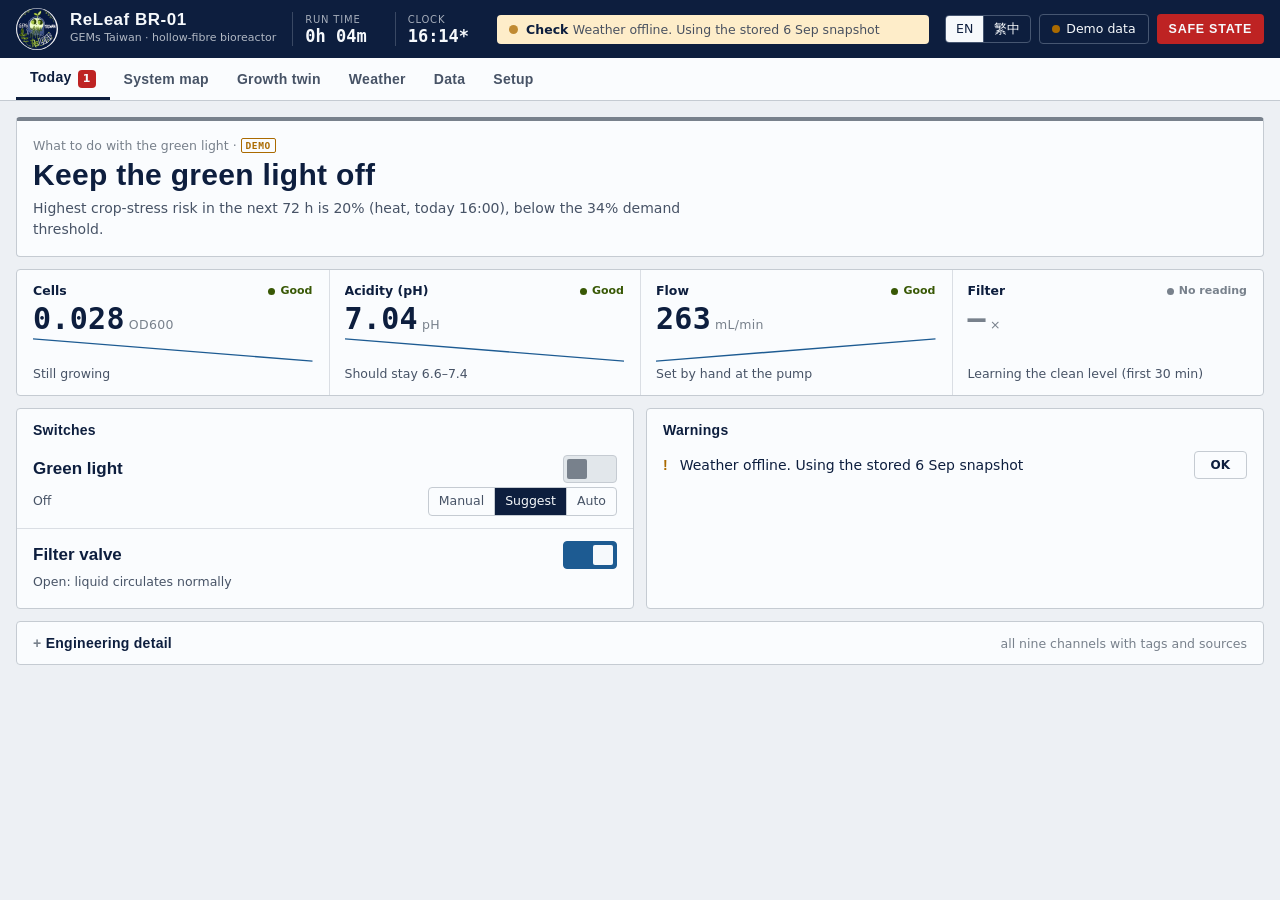
<file: docs/software/ui/1002UI.html>
<!DOCTYPE html>
<html lang="en">
<head>
<meta charset="utf-8">
<meta name="viewport" content="width=device-width, initial-scale=1, viewport-fit=cover">
<title>ReLeaf BR-01 Twin</title>
<!--
  ReLeaf BR-01 · operator interface and digital twin · build 2026-10-02
  Changes from 0924UI: a run library on the Growth twin tab. Finished runs
  (typed in, pasted, imported from CSV, or saved from a live run) are each
  fitted, and the growth prior for the next run is pooled across all of them
  by random-effects meta-analysis instead of being fixed to the 19 Sep LPA
  run. With only the LPA run in the library the prior is the 0924 prior,
  exactly, so the pre-registered forecast for the first reactor batch is
  unaffected until that batch is added.
  Scope = the 21 October 2026 deliverable:
    measured  OD600 (lumen, inline), pH (lumen), loop flow (FT-01),
              PT-01 lumen in, PT-03 lumen out, PT-04 shell in, PT-05 shell out
    actuated  lumen pinch valve (XV-01), green light (L-01)
    manual    loop flow (pump set by hand)
    online    weather forecast (Open-Meteo), falls back to a stored snapshot
  Design basis
    ISA-101 HMI: grey field, colour only for state; every number carries its
      unit, its limits and where it came from.
    Digital-twin structure: Tao 5-dimension model / ISO 23247 (physical,
      virtual, data, connection, services), as used by Satwekar et al. 2026.
    Twin vs shadow: automated two-way data flow (Gargalo et al. 2021;
      Portela et al. 2021). The model is "the heart" (Portela), so the growth
      model is live, re-fitted on every new point (Cabaneros Lopez et al. 2020)
      and scored against its own forecasts (NRMSE < 15 %, Sinner et al. 2021).
  One file, no external fonts or libraries. The only network call is the
  weather request, and the page works without it.
  Growth prior: 04_Results/lpa_growth_fit_20260919.json, embedded below by
  03_Scripts/embed_fit_into_ui.py. Re-run both scripts after a new LPA run.
-->
<style>
/* Hallmark · redesign · app scope (operator HMI, not a page) · tone: utilitarian-technical
 * theme: custom (vibe: "instrument panel, night-navy ink, leaf-lime signal")
 *   paper oklch(95.5% 0.006 250) · ink oklch(24% 0.065 262) navy from the team logo
 *   signal oklch(76% 0.17 128) lime from the team logo, used ONLY for the green light
 *   display: DIN Alternate / Bahnschrift (instrument numerals) · body: Avenir Next / Segoe UI
 * rules: ISA-101, colour only for state; hairlines, not shadows; no nested boxes
 * pre-emit critique: P4 H4 E4 S5 R5 V4
 */
:root{
  --color-paper:    oklch(95.5% 0.006 250);
  --color-panel:    oklch(99% 0.003 250);
  --color-panel-2:  oklch(92.5% 0.008 250);
  --color-rule:     oklch(84% 0.012 255);
  --color-rule-2:   oklch(90% 0.009 255);
  --color-ink:      oklch(24% 0.065 262);
  --color-ink-2:    oklch(44% 0.035 258);
  --color-ink-3:    oklch(60% 0.02 255);
  --color-ink-inv:  oklch(98% 0.005 250);
  --color-signal:   oklch(76% 0.17 128);
  --color-signal-ink: oklch(42% 0.11 130);
  --color-signal-bg: oklch(95% 0.05 125);
  --color-data:     oklch(46% 0.11 250);
  --color-data-2:   oklch(64% 0.08 245);
  --color-model:    oklch(47% 0.12 300);
  --color-model-bg: oklch(95% 0.02 300);
  --color-warn:     oklch(58% 0.13 70);
  --color-warn-bg:  oklch(95% 0.05 85);
  --color-alarm:    oklch(52% 0.19 27);
  --color-alarm-bg: oklch(94% 0.04 25);
  --color-heat:     oklch(62% 0.16 45);
  --color-pipe:     oklch(72% 0.015 250);
  --color-focus:    oklch(55% 0.15 250);
  --font-display: "DIN Alternate","DIN Condensed","Bahnschrift","Roboto Condensed","Arial Narrow",sans-serif;
  --font-body: "Avenir Next","Segoe UI","Noto Sans TC","PingFang TC",system-ui,sans-serif;
  --font-num: "DIN Alternate","Bahnschrift","Roboto Mono",ui-monospace,monospace;
  --font-mono: ui-monospace,"SF Mono",Menlo,Consolas,monospace;
  --space-3xs:2px; --space-2xs:4px; --space-xs:8px; --space-sm:12px; --space-md:16px; --space-lg:24px; --space-xl:32px;
  --text-xs:11px; --text-sm:12.5px; --text-md:14px; --text-lg:17px; --text-xl:22px; --text-2xl:30px;
  --radius:4px; --radius-pill:999px;
  --ease-out:cubic-bezier(0.16,1,0.3,1); --dur-short:160ms;
}
*{box-sizing:border-box}
html,body{margin:0;min-height:100%;overflow-x:clip}
body{background:var(--color-paper);color:var(--color-ink);font:var(--text-md)/1.5 var(--font-body);-webkit-font-smoothing:antialiased}
button{font:inherit;color:inherit;cursor:pointer;border:0;background:none}
input,select{font:inherit;color:inherit}
:focus-visible{outline:2px solid var(--color-focus);outline-offset:2px}
.mono{font-family:var(--font-mono)}
.num{font-family:var(--font-num);font-variant-numeric:tabular-nums}
h1,h2,h3{margin:0;font-style:normal}
h2{font:700 var(--text-md)/1.3 var(--font-display);letter-spacing:.02em}
p{margin:0}
a{color:var(--color-data)}
code{font-family:var(--font-mono);font-size:var(--text-xs);background:var(--color-panel-2);padding:1px 5px;border-radius:var(--radius)}

/* ---------- frame ---------- */
.app{display:grid;grid-template-rows:auto auto 1fr;min-height:100vh}
.top{display:flex;align-items:center;gap:var(--space-md);padding:var(--space-xs) var(--space-md);background:var(--color-ink);color:var(--color-ink-inv);flex-wrap:wrap}
.brand{display:flex;align-items:center;gap:var(--space-sm);min-width:0}
.brand img{width:42px;height:42px;border-radius:50%;flex:none;display:block}
.brand b{display:block;font:700 var(--text-lg)/1.1 var(--font-display);letter-spacing:.03em;white-space:nowrap}
.brand small{display:block;font-size:var(--text-xs);opacity:.7;white-space:nowrap}
.tfield{display:flex;flex-direction:column;padding:0 var(--space-sm);border-left:1px solid oklch(40% 0.05 262)}
.tfield .k{font-size:10px;opacity:.65;letter-spacing:.08em;text-transform:uppercase}
.tfield .v{font:600 var(--text-lg)/1.1 var(--font-num);font-variant-numeric:tabular-nums}
.status{flex:1 1 260px;display:flex;align-items:center;gap:var(--space-xs);padding:var(--space-2xs) var(--space-sm);border-radius:var(--radius);background:oklch(32% 0.06 262);min-width:0}
.status .dot{width:9px;height:9px;border-radius:50%;background:var(--color-signal);flex:none}
.status b{font-size:var(--text-sm)}
.status span{font-size:var(--text-sm);opacity:.75;white-space:nowrap;overflow:hidden;text-overflow:ellipsis}
.status.warn{background:var(--color-warn-bg);color:var(--color-ink)} .status.warn .dot{background:var(--color-warn)}
.status.alarm{background:var(--color-alarm);color:var(--color-ink-inv)} .status.alarm .dot{background:var(--color-ink-inv);animation:blink 1s steps(2) infinite}
@keyframes blink{50%{opacity:.2}}
.tactions{display:flex;gap:var(--space-xs);align-items:center}
.chip{display:inline-flex;align-items:center;gap:6px;height:30px;padding:0 var(--space-sm);border-radius:var(--radius);border:1px solid oklch(45% 0.05 262);font-size:var(--text-sm);white-space:nowrap;color:var(--color-ink-inv)}
.chip i{width:8px;height:8px;border-radius:50%;background:var(--color-ink-3)}
.chip.live i{background:var(--color-signal)} .chip.demo i{background:var(--color-warn)}
.top .seg{border-color:oklch(45% 0.05 262);background:transparent}
.top .seg button{color:var(--color-ink-inv);border-color:oklch(45% 0.05 262)}
.top .seg button.on{background:var(--color-ink-inv);color:var(--color-ink)}
.seg{display:inline-flex;border:1px solid var(--color-rule);border-radius:var(--radius);overflow:hidden;background:var(--color-panel)}
.seg button{padding:4px 10px;font-size:var(--text-sm);border-left:1px solid var(--color-rule);white-space:nowrap}
.seg button:first-child{border-left:0}
.seg button.on{background:var(--color-ink);color:var(--color-ink-inv)}
.btn-stop{height:30px;padding:0 var(--space-sm);border-radius:var(--radius);background:var(--color-alarm);color:var(--color-ink-inv);font:700 var(--text-sm) var(--font-display);letter-spacing:.06em;white-space:nowrap}

.nav{display:flex;gap:0;padding:0 var(--space-md);background:var(--color-panel);border-bottom:1px solid var(--color-rule);overflow-x:auto}
.nav button{padding:11px 14px 9px;font:600 var(--text-md) var(--font-display);letter-spacing:.02em;color:var(--color-ink-2);border-bottom:3px solid transparent;white-space:nowrap}
.nav button:hover{color:var(--color-ink)}
.nav button.on{color:var(--color-ink);border-bottom-color:var(--color-ink)}
.nav .badge[hidden]{display:none}
.nav .badge{display:inline-block;min-width:18px;padding:0 5px;margin-left:6px;border-radius:var(--radius);background:var(--color-alarm);color:var(--color-ink-inv);font:600 11px/18px var(--font-body);text-align:center}

main{padding:var(--space-md) var(--space-md) var(--space-xl);max-width:1400px;width:100%;min-width:0;margin:0 auto}
.view[hidden]{display:none}
.grid{display:grid;gap:var(--space-sm)}
.g2{grid-template-columns:repeat(auto-fit,minmax(min(340px,100%),1fr))}
.g-main{grid-template-columns:minmax(0,1.7fr) minmax(0,1fr)}
@media (max-width:960px){.g-main{grid-template-columns:minmax(0,1fr)}}
.stack{display:grid;gap:var(--space-sm)}

/* panels: one hairline, no shadow, no nesting */
.card{background:var(--color-panel);border:1px solid var(--color-rule);border-radius:var(--radius);min-width:0}
.card-hd{display:flex;align-items:baseline;justify-content:space-between;gap:var(--space-sm);padding:var(--space-sm) var(--space-md) 0;flex-wrap:wrap}
.card-hd .hint{font-size:var(--text-sm);color:var(--color-ink-3)}
.card-bd{padding:var(--space-xs) var(--space-md) var(--space-md)}
.card-bd.flush{padding:var(--space-2xs) 0}
.lead{font-size:var(--text-md);color:var(--color-ink-2);max-width:72ch}
.small{font-size:var(--text-sm);color:var(--color-ink-2)}
.muted{color:var(--color-ink-3)}
hr.sep{border:0;border-top:1px solid var(--color-rule-2);margin:var(--space-sm) 0}

/* ---------- state labels: text, not candy ---------- */
.pat{display:inline-block;font:600 9.5px/1.4 var(--font-mono);letter-spacing:.06em;text-transform:uppercase;padding:0 4px;border:1px solid var(--color-rule);border-radius:2px;color:var(--color-ink-2);white-space:nowrap;vertical-align:1px}
.pat-soft{border-style:dashed;color:var(--color-model);border-color:var(--color-model)}
.pat-demo{color:var(--color-warn);border-color:var(--color-warn)}
.st{display:inline-flex;align-items:center;gap:5px;font:600 var(--text-xs)/1.5 var(--font-body);white-space:nowrap;color:var(--color-ink-2)}
.st::before{content:"";width:7px;height:7px;border-radius:50%;background:currentColor}
.st-ok{color:var(--color-signal-ink)} .st-warn{color:var(--color-warn)} .st-bad{color:var(--color-alarm)}
.st-info{color:var(--color-data)} .st-off{color:var(--color-ink-3)}

/* ---------- the answer ---------- */
.decide{display:grid;grid-template-columns:minmax(0,1fr) auto;gap:var(--space-md);align-items:end;padding:var(--space-md) var(--space-md) var(--space-md);background:var(--color-panel);border:1px solid var(--color-rule);border-top:4px solid var(--color-ink-3);border-radius:var(--radius)}
.decide .ico{display:none}
.decide.go{border-top-color:var(--color-signal)}
.decide.sched{border-top-color:var(--color-data)}
.decide.hold{border-top-color:var(--color-warn)}
.decide h1{font:700 var(--text-2xl)/1.15 var(--font-display);letter-spacing:.01em;margin:2px 0 6px;overflow-wrap:anywhere}
.decide .why{font-size:var(--text-md);color:var(--color-ink-2);max-width:80ch}
.decide .acts{display:flex;gap:var(--space-xs);flex-wrap:wrap;justify-content:flex-end}
@media (max-width:700px){.decide{grid-template-columns:minmax(0,1fr)}.decide .acts{justify-content:flex-start}.decide h1{font-size:var(--text-xl)}}

.btn{height:34px;padding:0 var(--space-md);border-radius:var(--radius);border:1px solid var(--color-rule);background:var(--color-panel);font-size:var(--text-sm);font-weight:600;white-space:nowrap;transition:background-color var(--dur-short) var(--ease-out)}
.btn:hover{background:var(--color-panel-2)}
.btn:active{transform:translateY(1px)}
.btn.pri{background:var(--color-ink);border-color:var(--color-ink);color:var(--color-ink-inv)}
.btn.pri:hover{background:oklch(32% 0.07 262)}
.btn.go{background:var(--color-signal);border-color:var(--color-signal);color:var(--color-ink)}
.btn.go:hover{background:oklch(72% 0.17 128)}
.btn:disabled{opacity:.45;cursor:not-allowed}

/* ---------- readings ---------- */
.tiles{display:grid;gap:0;grid-template-columns:repeat(auto-fill,minmax(180px,1fr));background:var(--color-panel);border:1px solid var(--color-rule);border-radius:var(--radius);overflow:hidden}
.tile{padding:var(--space-sm) var(--space-md);display:grid;gap:2px;min-width:0;text-align:left;border-right:1px solid var(--color-rule-2);border-bottom:1px solid var(--color-rule-2);margin:0 -1px -1px 0}
.tile .hd{display:flex;justify-content:space-between;align-items:center;gap:6px}
.tile .tag{font:600 10px var(--font-mono);color:var(--color-ink-3)}
.tile .nm{font-size:var(--text-sm);color:var(--color-ink-2);white-space:nowrap;overflow:hidden;text-overflow:ellipsis}
.tile .val{font:700 30px/1.05 var(--font-num);font-variant-numeric:tabular-nums;letter-spacing:.01em}
.tile .val small{font:500 var(--text-sm) var(--font-body);color:var(--color-ink-3);margin-left:4px}
.tile svg.spark{width:100%;height:26px;display:block}
.tile .lim{font-size:10.5px;color:var(--color-ink-3)}
.tile.warn{background:var(--color-warn-bg)} .tile.warn .val{color:var(--color-warn)}
.tile.alarm{background:var(--color-alarm-bg)} .tile.alarm .val{color:var(--color-alarm)}
.tile.stale .val{color:var(--color-ink-3)}
.tile.soft .tag::after{content:" · calc";color:var(--color-model)}

/* ---------- switches ---------- */
.act{display:grid;grid-template-columns:minmax(0,1fr) auto;gap:4px var(--space-sm);align-items:center;padding:var(--space-sm) var(--space-md);border-top:1px solid var(--color-rule-2)}
.act:first-child{border-top:0}
.act .nm{font:700 var(--text-lg) var(--font-display)}
.act .sub{font-size:var(--text-sm);color:var(--color-ink-2);grid-column:1/-1}
.sw{position:relative;width:54px;height:28px;border-radius:var(--radius);background:var(--color-panel-2);border:1px solid var(--color-rule);transition:background-color var(--dur-short) var(--ease-out)}
.sw::after{content:"";position:absolute;top:3px;left:3px;width:20px;height:20px;border-radius:2px;background:var(--color-ink-3);transition:transform var(--dur-short) var(--ease-out),background-color var(--dur-short) var(--ease-out)}
.sw.on{background:var(--color-signal);border-color:var(--color-signal)} .sw.on::after{transform:translateX(26px);background:var(--color-ink)}
.sw.valve.on{background:var(--color-data);border-color:var(--color-data)} .sw.valve.on::after{background:var(--color-ink-inv)}
.sw:disabled{opacity:.5;cursor:not-allowed}

/* ---------- key/value, tables ---------- */
.kv{display:flex;justify-content:space-between;gap:var(--space-sm);padding:6px 0;border-top:1px solid var(--color-rule-2);font-size:var(--text-md)}
.kv:first-child{border-top:0}
.kv .k{color:var(--color-ink-2)}
.kv .v{font-family:var(--font-num);font-variant-numeric:tabular-nums;text-align:right}
.tbl{width:100%;border-collapse:collapse;font-size:var(--text-sm)}
.tbl th{text-align:left;font:600 var(--text-xs) var(--font-body);color:var(--color-ink-3);letter-spacing:.04em;padding:6px var(--space-md);border-bottom:1px solid var(--color-rule);white-space:nowrap}
.tbl td{padding:7px var(--space-md);border-bottom:1px solid var(--color-rule-2);vertical-align:top}
.tbl td.n{font-family:var(--font-num);font-variant-numeric:tabular-nums;text-align:right;white-space:nowrap}
.tbl tr:last-child td{border-bottom:0}
.tbl-wrap{overflow-x:auto}

/* ---------- figures: a row of numbers split by hairlines, not boxes ---------- */
.metrics{display:grid;gap:var(--space-sm) var(--space-lg);grid-template-columns:repeat(auto-fit,minmax(120px,1fr))}
.metric{padding:var(--space-2xs) 0 0;border-top:1px solid var(--color-rule-2)}
.metric .k{font-size:var(--text-xs);color:var(--color-ink-3)}
.metric .v{font:700 var(--text-xl)/1.2 var(--font-num);font-variant-numeric:tabular-nums}
.metric .v small{font:500 var(--text-xs) var(--font-body);color:var(--color-ink-3)}
.metric .s{font-size:var(--text-xs);color:var(--color-ink-2)}

/* ---------- charts ---------- */
svg.chart{width:100%;height:auto;display:block;font-family:var(--font-body)}
svg.chart .ax{stroke:var(--color-rule);stroke-width:1}
svg.chart .grid{stroke:var(--color-rule-2);stroke-width:1}
svg.chart text{fill:var(--color-ink-3);font-size:11px;font-family:var(--font-num)}
svg.chart .lbl{fill:var(--color-ink-2);font:11.5px var(--font-body)}
.legend{display:flex;gap:var(--space-md);flex-wrap:wrap;font-size:var(--text-sm);color:var(--color-ink-2);padding:var(--space-2xs) 0}
.legend i{display:inline-block;width:14px;height:3px;vertical-align:3px;margin-right:6px}
.legend i.dot{width:8px;height:8px;border-radius:50%;vertical-align:0}
.legend i.band{height:9px;vertical-align:-1px;opacity:.4}

/* ---------- twin status ---------- */
.verdict{font-size:var(--text-md);color:var(--color-ink);padding-top:var(--space-sm);border-top:1px solid var(--color-rule-2)}
.tests{display:grid;gap:0;grid-template-columns:repeat(auto-fit,minmax(190px,1fr))}
.test{display:grid;gap:3px;padding:var(--space-2xs) var(--space-md) var(--space-sm) var(--space-md);border-left:1px solid var(--color-rule-2)}
.test:first-child{border-left:0;padding-left:0}
.test .h{display:flex;justify-content:space-between;align-items:center;gap:var(--space-xs);font:700 var(--text-md) var(--font-display)}
.test .e{font-size:var(--text-sm);color:var(--color-ink-2)}
.note{font-size:var(--text-sm);color:var(--color-ink-2);background:var(--color-panel-2);border-radius:var(--radius);padding:var(--space-xs) var(--space-sm)}
.note.warn{background:var(--color-warn-bg)}
.field{display:grid;gap:3px;font-size:var(--text-sm);color:var(--color-ink-2)}
.field input,.field select{height:34px;padding:0 var(--space-xs);border:1px solid var(--color-rule);border-radius:var(--radius);background:var(--color-panel);font:var(--text-md) var(--font-num);color:var(--color-ink)}
.fields{display:grid;gap:var(--space-sm);grid-template-columns:repeat(auto-fit,minmax(150px,1fr))}
.field textarea{min-height:150px;padding:var(--space-xs);border:1px solid var(--color-rule);border-radius:var(--radius);background:var(--color-panel);font:var(--text-sm)/1.45 var(--font-num);color:var(--color-ink);resize:vertical}
.btnrow{display:flex;gap:6px;flex-wrap:wrap;align-items:center}
.btn.file{position:relative;display:inline-flex;align-items:center;cursor:pointer}
.btn.file input{position:absolute;width:1px;height:1px;opacity:0;pointer-events:none}
.btn.sm{height:26px;padding:0 var(--space-xs);font-size:var(--text-xs)}
.msg{margin-top:8px;font-size:var(--text-sm)}
.msg.bad{color:var(--color-alarm)} .msg.ok{color:var(--color-signal-ink)}
.tbl tr.off td{color:var(--color-ink-3)}
.log{max-height:280px;overflow:auto;font-size:var(--text-sm)}
.log .row{display:grid;grid-template-columns:52px 104px minmax(0,1fr);gap:var(--space-xs);padding:6px var(--space-md);border-top:1px solid var(--color-rule-2)}
.log .row:first-child{border-top:0}
.log .t{font-family:var(--font-num);color:var(--color-ink-3)}
.empty{padding:var(--space-md);color:var(--color-ink-3);font-size:var(--text-sm)}
.alarm-row{display:grid;grid-template-columns:auto minmax(0,1fr) auto;gap:var(--space-sm);align-items:center;padding:var(--space-xs) var(--space-md);border-top:1px solid var(--color-rule-2)}
.alarm-row:first-child{border-top:0}
.pri-1{color:var(--color-alarm);font:700 var(--text-md) var(--font-display)} .pri-2{color:var(--color-warn);font:700 var(--text-md) var(--font-display)}
details.card>summary{list-style:none}
details.card>summary::-webkit-details-marker{display:none}
details.card>summary h2::before{content:"+ ";color:var(--color-ink-3)}
details.card[open]>summary h2::before{content:"− "}

/* ---------- system map ---------- */
.map-ctl{display:flex;align-items:center;gap:var(--space-xs);flex-wrap:wrap}
.map-box{height:calc(100vh - 280px);min-height:300px;padding:0 var(--space-xs)}
.map-box svg{width:100%;height:100%;display:block}
.m-pipe{fill:none;stroke:var(--color-pipe);stroke-width:6;stroke-linecap:round;stroke-linejoin:round}
.m-flow{fill:none;stroke:transparent;stroke-width:6;stroke-linecap:round;stroke-linejoin:round}
.m-flow.on{stroke:var(--color-data);stroke-dasharray:12 9;animation:mflow .9s linear infinite}
@keyframes mflow{to{stroke-dashoffset:-21}}
@media (prefers-reduced-motion:reduce){.m-flow.on{animation:none;stroke-dasharray:none}.status.alarm .dot{animation:none}}
.m-eq{fill:var(--color-panel);stroke:var(--color-ink-2);stroke-width:1.6}
.m-fibre{stroke:var(--color-ink-3);stroke-width:1.1}
.m-arrow{fill:none;stroke:var(--color-model);stroke-width:1.8;stroke-linecap:round}
.m-liquid{fill:var(--color-panel-2)}
.m-glow{fill:none;stroke:transparent;stroke-width:0}
.m-glow.on{fill:var(--color-signal-bg);stroke:var(--color-signal);stroke-width:1.5}
.m-led{fill:var(--color-rule)}.m-led.on{fill:var(--color-signal)}
.m-pumpsym{fill:none;stroke:var(--color-ink-2);stroke-width:1.6;stroke-linejoin:round}
.m-valve{stroke:var(--color-ink);stroke-width:1.6}.m-valve.open{fill:var(--color-panel)}.m-valve.shut{fill:var(--color-ink)}
.m-hot{cursor:pointer;outline:none}
.m-hot:hover .m-eq,.m-hot:focus .m-eq,.m-hot:hover .m-valve,.m-hot:focus .m-valve{stroke:var(--color-focus);stroke-dasharray:4 3;stroke-width:2.2}
.m-bub{fill:var(--color-panel);stroke:var(--color-ink-2);stroke-width:1.4}
.m-lead{stroke:var(--color-ink-3);stroke-width:1.2}
.m-warn .m-bub{fill:var(--color-warn-bg);stroke:var(--color-warn)}.m-bad .m-bub{fill:var(--color-alarm-bg);stroke:var(--color-alarm)}
#map-svg text{font-family:var(--font-body)}
.m-tag{font:600 10px var(--font-mono);fill:var(--color-ink)}
.m-val{font:700 15px var(--font-num);fill:var(--color-ink)}
.m-sub{font-size:11px;fill:var(--color-ink-2)}
.m-name{font:700 13px var(--font-display);fill:var(--color-ink);letter-spacing:.02em}
.m-ctl{font-size:12px;font-weight:600;fill:var(--color-data)}

@media (max-width:640px){
  .top{padding:var(--space-xs) var(--space-sm)}.tfield{display:none}
  main{padding:var(--space-sm) var(--space-sm) var(--space-lg)}
  .tile .val{font-size:26px}
  .map-box{height:auto;min-height:0}
  .test{border-left:0;padding-left:0}
}
@media (prefers-reduced-motion:reduce){*{transition:none!important}}
</style>
</head>
<body>
<div class="app">
<header class="top">
  <div class="brand">
    <img src="[data-uri]" alt="GEMs Taiwan ReLeaf" width="42" height="42">
    <div><b>ReLeaf BR-01</b><small data-t="brand.sub">GEMs Taiwan · hollow-fibre bioreactor</small></div>
  </div>
  <div class="tfield"><span class="k" data-t="top.run">Run time</span><span class="v" id="t-run">0h 00m</span></div>
  <div class="tfield"><span class="k" data-t="top.clock">Clock</span><span class="v" id="t-clock">--:--</span></div>
  <div class="status" id="status"><span class="dot"></span><div style="min-width:0"><b id="st-h">—</b> <span id="st-s"></span></div></div>
  <div class="tactions">
    <div class="seg" role="group" aria-label="Language"><button data-lang="en" class="on">EN</button><button data-lang="zh">繁中</button></div>
    <button class="chip demo" id="link-btn"><i></i><span id="link-txt">Demo data</span></button>
    <button class="btn-stop" id="stop" data-t="top.stop">SAFE STATE</button>
  </div>
</header>
<nav class="nav" id="nav">
  <button data-view="today" class="on"><span data-t="nav.today">Today</span><span class="badge" id="nav-badge" hidden>0</span></button>
  <button data-view="map" data-t="nav.map">System map</button>
  <button data-view="twin" data-t="nav.twin">Growth twin</button>
  <button data-view="weather" data-t="nav.weather">Weather</button>
  <button data-view="data" data-t="nav.data">Data</button>
  <button data-view="setup" data-t="nav.setup">Setup</button>
</nav>
<main>
  <section class="view" id="v-today"></section>
  <section class="view" id="v-map" hidden></section>
  <section class="view" id="v-twin" hidden></section>
  <section class="view" id="v-weather" hidden></section>
  <section class="view" id="v-data" hidden></section>
  <section class="view" id="v-setup" hidden></section>
</main>
</div>
<script>
(function(){
"use strict";

/* ================================================================
   0. LANGUAGE, STORAGE, SMALL HELPERS
   ================================================================ */
function lsGet(k){ try{ return localStorage.getItem(k); }catch(e){ return null; } }
function lsSet(k,v){ try{ localStorage.setItem(k,v); }catch(e){} }
var LANG = lsGet("releaf.lang")==="zh" ? "zh" : "en";
function L(en,zh){ return LANG==="zh" ? zh : en; }
function N(pair){ return pair ? (LANG==="zh" ? pair[1] : pair[0]) : ""; }
var DICT = {
  "brand.sub":["GEMs Taiwan · hollow-fibre bioreactor","GEMs Taiwan · 中空纖維生物反應器"],
  "top.run":["Run time","運行時間"], "top.clock":["Clock","時鐘"], "top.stop":["SAFE STATE","安全狀態"],
  "nav.today":["Today","今天"], "nav.twin":["Growth twin","生長孿生"],
  "nav.weather":["Weather","天氣"], "nav.map":["System map","系統圖"], "nav.data":["Data","數據"], "nav.setup":["Setup","設定"]
};
function applyStatic(){
  document.documentElement.lang = LANG==="zh" ? "zh-Hant" : "en";
  [].forEach.call(document.querySelectorAll("[data-t]"), function(n){ var d=DICT[n.dataset.t]; if(d) n.textContent=d[LANG==="zh"?1:0]; });
  [].forEach.call(document.querySelectorAll("[data-lang]"), function(b){ b.classList.toggle("on", b.dataset.lang===LANG); });
}
function $(s,r){ return (r||document).querySelector(s); }
function esc(s){ return String(s).replace(/[&<>"]/g,function(c){return {"&":"&amp;","<":"&lt;",">":"&gt;",'"':"&quot;"}[c];}); }
function fmt(v,d){ return (v==null||!isFinite(v)) ? "—" : Number(v).toFixed(d==null?2:d); }
function clamp(v,a,b){ return v<a?a:(v>b?b:v); }
function pad(n){ return (n<10?"0":"")+n; }
function hm(ms){ var d=new Date(ms); return pad(d.getHours())+":"+pad(d.getMinutes()); }
function dayHm(ms){
  var d=new Date(ms), now=new Date(nowT());
  var same = d.toDateString()===now.toDateString();
  var tmr = new Date(now.getTime()+864e5).toDateString()===d.toDateString();
  return (same ? L("today ","今天 ") : tmr ? L("tomorrow ","明天 ") : (d.getMonth()+1)+"/"+d.getDate()+" ")+hm(ms);
}
function durH(h){ if(h==null||!isFinite(h)) return "—"; var H=Math.floor(h), M=Math.round((h-H)*60); if(M===60){H++;M=0;} return H+"h "+pad(M)+"m"; }
function iso(ms){ return new Date(ms).toISOString(); }
function median(a){ if(!a.length) return null; var s=a.slice().sort(function(x,y){return x-y;}), m=s.length>>1; return s.length%2 ? s[m] : (s[m-1]+s[m])/2; }
function randn(){ var u=0,v=0; while(!u)u=Math.random(); while(!v)v=Math.random(); return Math.sqrt(-2*Math.log(u))*Math.cos(2*Math.PI*v); }
function pct(a,p){ var s=a.slice().sort(function(x,y){return x-y;}); var i=(s.length-1)*p, lo=Math.floor(i), hi=Math.ceil(i); return s[lo]+(s[hi]-s[lo])*(i-lo); }

/* ================================================================
   1. THE PLANT AS OF 21 OCTOBER
   Seven measured channels, two soft (computed) ones, two actuators.
   PAT class after the FDA PAT guidance: IN-LINE = sensor in the stream;
   SOFT = no instrument, a model produces the number.
   ================================================================ */
var PSI_BAR = 0.0689476;
var CH = {
  od:  {tag:"AT-01", n:["Cell density","細胞密度"], unit:"OD600", dec:3, min:0, max:2, pat:"in",
        src:["Inline photometer on the lumen loop","內腔迴路管線內光度計"]},
  ph:  {tag:"AT-02", n:["pH, lumen","pH（內腔）"], unit:"pH", dec:2, min:5.5, max:8.5, lo:6.4, hi:7.6, wlo:6.6, whi:7.4, pat:"in",
        src:["pH probe in the lumen loop","內腔迴路 pH 探針"]},
  flow:{tag:"FT-01", n:["Loop flow","迴路流量"], unit:"mL/min", dec:0, min:0, max:460, lo:80, whi:430, pat:"in",
        src:["Flow meter; pump speed is set by hand","流量計；幫浦轉速手動設定"]},
  tmp: {tag:"PDT-01", n:["Trans-membrane pressure","跨膜壓差"], unit:"bar", dec:3, min:-0.1, max:0.7, hi:0.5, whi:0.4, pat:"soft",
        src:["Computed: mean(PT-01, PT-03) − mean(PT-04, PT-05)","計算值：平均(PT-01, PT-03) − 平均(PT-04, PT-05)"]},
  pt1: {tag:"PT-01", n:["Lumen in","內腔進口"],  unit:"psi", dec:2, min:0, max:10, whi:8, pat:"in", src:["Pressure transducer","壓力傳感器"]},
  pt3: {tag:"PT-03", n:["Lumen out","內腔出口"], unit:"psi", dec:2, min:0, max:10, whi:8, pat:"in", src:["Pressure transducer","壓力傳感器"]},
  pt4: {tag:"PT-04", n:["Shell out (top)","殼側出口（上）"],  unit:"psi", dec:2, min:0, max:10, pat:"in", src:["Pressure transducer","壓力傳感器"]},
  pt5: {tag:"PT-05", n:["Shell in (bottom)","殼側進口（下）"], unit:"psi", dec:2, min:0, max:10, pat:"in", src:["Pressure transducer","壓力傳感器"]},
  foul:{tag:"FI-01", n:["Fouling ratio","堵塞比"], unit:"×", dec:2, min:0.5, max:3, hi:2.0, whi:1.5, pat:"soft",
        src:["Computed: (TMP / flow) ÷ clean baseline","計算值：(TMP／流量) ÷ 乾淨基準"]}
};
var MEASURED = ["od","ph","flow","pt1","pt3","pt4","pt5"];
var TILES = ["od","ph","flow","tmp","foul","pt1","pt3","pt4","pt5"];

/* ================================================================
   2. SETTINGS (persisted) AND RUNTIME STATE
   ================================================================ */
var DEF = {odScale:1.0, odMin:0.5, thr:0.34, allowH:12, lat:25.03, lon:121.57, place:"Taipei",
           lightMode:"SUGGEST", sigmaY:0.015, transferSd:0.25, speed:120, flowSet:263};
var CFG = (function(){ var o={}; try{ o=JSON.parse(lsGet("releaf.cfg")||"{}")||{}; }catch(e){} var c={};
  Object.keys(DEF).forEach(function(k){ c[k] = (o[k]!==undefined) ? o[k] : DEF[k]; }); return c; })();
function saveCfg(){ lsSet("releaf.cfg", JSON.stringify(CFG)); }

var S = {
  mode:"demo",                    /* demo | live */
  runStart: Date.now(), simH:0,   /* demo: virtual process hours */
  pv:{}, pvT:{},                  /* value and wall time of last update */
  hist:{}, lastHistH:-1,
  act:{valve:"OPEN", light:"OFF"},
  alarms:[], acked:{}, audit:[], log:[], nextLogH:0,
  link:{on:false, lastIn:null, lastOut:null, inN:0, outN:0, lastLine:"", lastOutLine:"", lastEv:""},
  /* what the BOARD reports back, as opposed to what we commanded */
  board:{valve:null, light:null, lock:"NONE", upS:null},
  foulBase:null, foulBaseN:[], view:"today",
  bubbles:0, lastAutoH:-99
};
TILES.forEach(function(k){ S.hist[k]=[]; S.pv[k]=null; });

function hNow(){ return S.mode==="live" ? (Date.now()-S.runStart)/3.6e6 : S.simH; }
/* Virtual clock. In demo the process runs faster than the wall, and the
   weather forecast is read at the process's own time, so the decision and
   the culture live on one clock. */
function nowT(){ return S.runStart + hNow()*3.6e6; }

function audit(who, what, why){
  S.audit.unshift({t:nowT(), h:hNow(), who:who, what:what, why:why, mode:S.mode});
  if(S.audit.length>500) S.audit.pop();
}

/* ================================================================
   3. DEMO PLANT
   Stands in for the rig when no board is connected. Its growth uses
   parameters deliberately OFF the LPA prior (slower r, higher K), so the
   twin has something to discover. Every screen says DEMO while it runs.
   ================================================================ */
var DEMO = { X0:0.03, r:0.26, K:1.30, foul:1.0, bubbleUntil:-1 };
function logistic(t,X0,r,K){ return K/(1+((K-X0)/X0)*Math.exp(-r*t)); }
function dpNet(q){ q=Math.max(0,q); return 2.427e-4*q + 4.604e-7*q*q; }   /* bar, clean module, 22 °C */
function demoStep(dtH){
  S.simH += dtH;
  var h=S.simH, od=logistic(h,DEMO.X0,DEMO.r,DEMO.K);
  var open = S.act.valve==="OPEN";
  var q = Math.max(0, (open ? CFG.flowSet : CFG.flowSet*0.12) + randn()*2);
  if(q>20) DEMO.foul += dtH*0.0035*(1+od)*(open?1:2.5);
  var tmp = open ? (0.02 + dpNet(q)*1.2*DEMO.foul) : (0.16*DEMO.foul);
  var shell = 0.40, dL = open ? dpNet(q)/PSI_BAR : 0.02;
  var lumen = shell + tmp/PSI_BAR;
  var odm = od + randn()*0.006;
  if(Math.random()<0.004) DEMO.bubbleUntil = h + 0.03;          /* a bubble passes the cell */
  if(h < DEMO.bubbleUntil) odm *= 1.35;
  var raw = {
    od: odm, ph: 7.05 - 0.42*od/DEMO.K + randn()*0.01, flow:q,
    pt1: lumen + dL/2 + randn()*0.015, pt3: lumen - dL/2 + randn()*0.015,
    pt4: shell - 0.05 + randn()*0.01, pt5: shell + 0.05 + randn()*0.01
  };
  MEASURED.forEach(function(k){ acceptValue(k, raw[k]); });
}

/* ================================================================
   4. MEASUREMENTS IN: one entry point for demo and board alike
   ================================================================ */
var CAL = (function(){ var o={}; try{ o=JSON.parse(lsGet("releaf.cal")||"{}")||{}; }catch(e){}
  return {odBlank:o.odBlank||0, phWhen:o.phWhen||null, odWhen:o.odWhen||null,
          odCounts:o.odCounts||0, phSlope:o.phSlope||-5.70, phOffset:o.phOffset||21.34}; })();
var LAST_OD_COUNTS = null;   /* raw detector counts from the last PV line */
function saveCal(){ lsSet("releaf.cal", JSON.stringify(CAL)); }
var LAST_RAW_OD = null;
function acceptValue(k, v){
  if(!isFinite(v)) return;
  if(k==="od"){ LAST_RAW_OD = v; v = v - CAL.odBlank; }
  S.pv[k]=v; S.pvT[k]=Date.now();
  if(k==="od") GT.addSample(hNow(), v);
}
function derive(){
  var p=S.pv;
  if([p.pt1,p.pt3,p.pt4,p.pt5].every(isFinite))
    p.tmp = ((p.pt1+p.pt3)/2 - (p.pt4+p.pt5)/2) * PSI_BAR;
  /* Fouling soft sensor: resistance proxy TMP/Q while the valve is open and
     flow is real, normalised to the first 30 min of the run. ASSUMED law:
     treats the membrane as a fixed resistance in series with a cake. */
  if(S.act.valve==="OPEN" && isFinite(p.tmp) && p.flow>50){
    var idx = p.tmp/p.flow;
    if(S.foulBase==null){
      S.foulBaseN.push(idx);
      if(hNow()>0.5 && S.foulBaseN.length>=5) S.foulBase = median(S.foulBaseN);
    }
    if(S.foulBase) p.foul = idx/S.foulBase;
  }
  TILES.forEach(function(k){ if(k==="tmp"||k==="foul") S.pvT[k]=S.pvT.pt1; });
}
function fresh(k){
  if(S.mode==="demo") return S.pv[k]!=null;
  return S.pvT[k] && (Date.now()-S.pvT[k] < 5000);
}
function recordHist(){
  var h=hNow();
  if(h - S.lastHistH < 1/60) return;          /* one point per process minute */
  S.lastHistH = h;
  TILES.forEach(function(k){
    var v=S.pv[k]; if(v==null||!isFinite(v)) return;
    var a=S.hist[k]; a.push([h,v]);
    if(a.length>12000){ S.hist[k]=a.filter(function(_,i){return i%2===0;}); }
  });
}

/* ================================================================
   5. GROWTH TWIN
   Logistic X(t) = K / (1 + ((K−X0)/X0)·e^(−r t)), t = hours since start.
   Prior from the 19 Sep LPA run, widened for the vessel transfer.
   Every 0.1 h the OD samples in that bin are reduced to their median
   (a passing bubble cannot move a median), the point is scored against
   the forecast made 2 h earlier, and the parameters are re-fitted by MAP:
   least squares on the data plus a penalty for leaving the prior.
   Cabaneros Lopez et al. 2020 re-estimate every 15 min the same way;
   Sinner et al. 2021 set NRMSE < 15 % as the acceptance line.
   ================================================================ */
var LPA = {"meta":{"source":"02_Data/20260919_OptoLPA_ACCD_Run1_ODresults.xlsx","generated_by":"03_Scripts/fit_lpa_growth_20260919.py","strain":"ACCD (B. subtilis, CcaSR optogenetic)","vessel":"LPA plate, 150 uL/well, plate-reader OD600","units":"OD600 background-subtracted, plate-reader scale (NOT the inline photometer scale)","z_cut":3.5,"sigma_y":0.014772883782054703},"points":[{"arm":"R1","rep":1,"t":2.0,"raw":0.108,"bg":0.061,"od":0.047,"z":0.0,"flag":false},{"arm":"R2","rep":1,"t":2.0,"raw":0.108,"bg":0.061,"od":0.047,"z":0.0,"flag":false},{"arm":"R3","rep":1,"t":2.0,"raw":0.103,"bg":0.061,"od":0.042,"z":-0.3373,"flag":false},{"arm":"G1","rep":1,"t":2.0,"raw":0.118,"bg":0.061,"od":0.057,"z":0.6745,"flag":false},{"arm":"G1","rep":2,"t":2.0,"raw":0.089,"bg":0.061,"od":0.028,"z":-1.2816,"flag":false},{"arm":"G1","rep":3,"t":2.0,"raw":0.111,"bg":0.061,"od":0.05,"z":0.2024,"flag":false},{"arm":"G2","rep":1,"t":2.0,"raw":0.109,"bg":0.061,"od":0.048,"z":0.0675,"flag":false},{"arm":"G2","rep":2,"t":2.0,"raw":0.115,"bg":0.061,"od":0.054,"z":0.4722,"flag":false},{"arm":"G2","rep":3,"t":2.0,"raw":0.109,"bg":0.061,"od":0.048,"z":0.0675,"flag":false},{"arm":"G3","rep":1,"t":2.0,"raw":0.106,"bg":0.061,"od":0.045,"z":-0.1349,"flag":false},{"arm":"G3","rep":2,"t":2.0,"raw":0.108,"bg":0.061,"od":0.047,"z":0.0,"flag":false},{"arm":"G3","rep":3,"t":2.0,"raw":0.103,"bg":0.061,"od":0.042,"z":-0.3373,"flag":false},{"arm":"R1","rep":1,"t":4.0,"raw":0.12,"bg":0.059,"od":0.061,"z":-0.0337,"flag":false},{"arm":"R2","rep":1,"t":4.0,"raw":0.114,"bg":0.059,"od":0.055,"z":-0.4384,"flag":false},{"arm":"R3","rep":1,"t":4.0,"raw":0.115,"bg":0.059,"od":0.056,"z":-0.371,"flag":false},{"arm":"G1","rep":1,"t":4.0,"raw":0.121,"bg":0.059,"od":0.062,"z":0.0337,"flag":false},{"arm":"G1","rep":2,"t":4.0,"raw":0.119,"bg":0.059,"od":0.06,"z":-0.1012,"flag":false},{"arm":"G1","rep":3,"t":4.0,"raw":0.12,"bg":0.059,"od":0.061,"z":-0.0337,"flag":false},{"arm":"G2","rep":1,"t":4.0,"raw":0.123,"bg":0.059,"od":0.064,"z":0.1686,"flag":false},{"arm":"G2","rep":2,"t":4.0,"raw":0.149,"bg":0.059,"od":0.09,"z":1.9223,"flag":false},{"arm":"G2","rep":3,"t":4.0,"raw":0.126,"bg":0.059,"od":0.067,"z":0.371,"flag":false},{"arm":"G3","rep":1,"t":4.0,"raw":0.122,"bg":0.059,"od":0.063,"z":0.1012,"flag":false},{"arm":"G3","rep":2,"t":4.0,"raw":0.123,"bg":0.059,"od":0.064,"z":0.1686,"flag":false},{"arm":"G3","rep":3,"t":4.0,"raw":0.119,"bg":0.059,"od":0.06,"z":-0.1012,"flag":false},{"arm":"R1","rep":1,"t":6.0,"raw":0.201,"bg":0.059,"od":0.142,"z":-0.1749,"flag":false},{"arm":"R2","rep":1,"t":6.0,"raw":0.194,"bg":0.059,"od":0.135,"z":-0.5246,"flag":false},{"arm":"R3","rep":1,"t":6.0,"raw":0.188,"bg":0.059,"od":0.129,"z":-0.8244,"flag":false},{"arm":"G1","rep":1,"t":6.0,"raw":0.295,"bg":0.059,"od":0.236,"z":4.5216,"flag":true},{"arm":"G1","rep":2,"t":6.0,"raw":0.188,"bg":0.059,"od":0.129,"z":-0.8244,"flag":false},{"arm":"G1","rep":3,"t":6.0,"raw":0.209,"bg":0.059,"od":0.15,"z":0.2248,"flag":false},{"arm":"G2","rep":1,"t":6.0,"raw":0.285,"bg":0.059,"od":0.226,"z":4.022,"flag":true},{"arm":"G2","rep":2,"t":6.0,"raw":0.195,"bg":0.059,"od":0.136,"z":-0.4746,"flag":false},{"arm":"G2","rep":3,"t":6.0,"raw":0.208,"bg":0.059,"od":0.149,"z":0.1749,"flag":false},{"arm":"G3","rep":1,"t":6.0,"raw":0.412,"bg":0.059,"od":0.353,"z":10.3673,"flag":true},{"arm":"G3","rep":2,"t":6.0,"raw":0.383,"bg":0.059,"od":0.324,"z":8.9184,"flag":true},{"arm":"G3","rep":3,"t":6.0,"raw":0.195,"bg":0.059,"od":0.136,"z":-0.4746,"flag":false},{"arm":"R1","rep":1,"t":8.0,"raw":0.256,"bg":0.059,"od":0.197,"z":-0.3597,"flag":false},{"arm":"R2","rep":1,"t":8.0,"raw":0.244,"bg":0.059,"od":0.185,"z":-0.8993,"flag":false},{"arm":"R3","rep":1,"t":8.0,"raw":0.251,"bg":0.059,"od":0.192,"z":-0.5846,"flag":false},{"arm":"G1","rep":1,"t":8.0,"raw":0.269,"bg":0.059,"od":0.21,"z":0.2248,"flag":false},{"arm":"G1","rep":2,"t":8.0,"raw":0.28,"bg":0.059,"od":0.221,"z":0.7195,"flag":false},{"arm":"G1","rep":3,"t":8.0,"raw":0.269,"bg":0.059,"od":0.21,"z":0.2248,"flag":false},{"arm":"G2","rep":1,"t":8.0,"raw":0.29,"bg":0.059,"od":0.231,"z":1.1691,"flag":false},{"arm":"G2","rep":2,"t":8.0,"raw":0.284,"bg":0.059,"od":0.225,"z":0.8993,"flag":false},{"arm":"G2","rep":3,"t":8.0,"raw":0.259,"bg":0.059,"od":0.2,"z":-0.2248,"flag":false},{"arm":"G3","rep":1,"t":8.0,"raw":0.293,"bg":0.059,"od":0.234,"z":1.304,"flag":false},{"arm":"G3","rep":2,"t":8.0,"raw":0.237,"bg":0.059,"od":0.178,"z":-1.2141,"flag":false},{"arm":"G3","rep":3,"t":8.0,"raw":0.25,"bg":0.059,"od":0.191,"z":-0.6295,"flag":false},{"arm":"R1","rep":1,"t":24.0,"raw":1.026,"bg":0.059,"od":0.967,"z":-0.0703,"flag":false},{"arm":"R2","rep":1,"t":24.0,"raw":0.969,"bg":0.059,"od":0.91,"z":-1.6722,"flag":false},{"arm":"R3","rep":1,"t":24.0,"raw":1.026,"bg":0.059,"od":0.967,"z":-0.0703,"flag":false},{"arm":"G1","rep":1,"t":24.0,"raw":1.0,"bg":0.059,"od":0.941,"z":-0.801,"flag":false},{"arm":"G1","rep":2,"t":24.0,"raw":1.02,"bg":0.059,"od":0.961,"z":-0.2389,"flag":false},{"arm":"G1","rep":3,"t":24.0,"raw":1.031,"bg":0.059,"od":0.972,"z":0.0703,"flag":false},{"arm":"G2","rep":1,"t":24.0,"raw":1.059,"bg":0.059,"od":1.0,"z":0.8572,"flag":false},{"arm":"G2","rep":2,"t":24.0,"raw":1.008,"bg":0.059,"od":0.949,"z":-0.5761,"flag":false},{"arm":"G2","rep":3,"t":24.0,"raw":1.036,"bg":0.059,"od":0.977,"z":0.2108,"flag":false},{"arm":"G3","rep":1,"t":24.0,"raw":1.056,"bg":0.059,"od":0.997,"z":0.7729,"flag":false},{"arm":"G3","rep":2,"t":24.0,"raw":1.083,"bg":0.059,"od":1.024,"z":1.5317,"flag":false},{"arm":"G3","rep":3,"t":24.0,"raw":1.081,"bg":0.059,"od":1.022,"z":1.4755,"flag":false}],"curve":{"t":[0.0,0.25,0.5,0.75,1.0,1.25,1.5,1.75,2.0,2.25,2.5,2.75,3.0,3.25,3.5,3.75,4.0,4.25,4.5,4.75,5.0,5.25,5.5,5.75,6.0,6.25,6.5,6.75,7.0,7.25,7.5,7.75,8.0,8.25,8.5,8.75,9.0,9.25,9.5,9.75,10.0,10.25,10.5,10.75,11.0,11.25,11.5,11.75,12.0,12.25,12.5,12.75,13.0,13.25,13.5,13.75,14.0,14.25,14.5,14.75,15.0,15.25,15.5,15.75,16.0,16.25,16.5,16.75,17.0,17.25,17.5,17.75,18.0,18.25,18.5,18.75,19.0,19.25,19.5,19.75,20.0,20.25,20.5,20.75,21.0,21.25,21.5,21.75,22.0,22.25,22.5,22.75,23.0,23.25,23.5,23.75,24.0,24.25,24.5,24.75,25.0,25.25,25.5,25.75,26.0],"fit":[0.0235,0.0253,0.0272,0.0293,0.0315,0.0338,0.0363,0.0391,0.042,0.0451,0.0484,0.0519,0.0558,0.0598,0.0642,0.0688,0.0737,0.079,0.0846,0.0906,0.0969,0.1037,0.1108,0.1184,0.1264,0.1349,0.1439,0.1533,0.1633,0.1737,0.1847,0.1962,0.2083,0.2209,0.234,0.2477,0.2619,0.2766,0.2918,0.3075,0.3237,0.3403,0.3573,0.3747,0.3924,0.4104,0.4286,0.4471,0.4657,0.4844,0.5031,0.5219,0.5406,0.5592,0.5776,0.5959,0.6139,0.6315,0.6489,0.6659,0.6825,0.6986,0.7143,0.7295,0.7441,0.7583,0.772,0.7851,0.7976,0.8097,0.8212,0.8321,0.8426,0.8525,0.8619,0.8708,0.8793,0.8873,0.8948,0.902,0.9087,0.915,0.921,0.9265,0.9318,0.9367,0.9413,0.9457,0.9497,0.9535,0.957,0.9604,0.9634,0.9663,0.969,0.9716,0.9739,0.9761,0.9781,0.98,0.9818,0.9835,0.985,0.9864,0.9877],"lo":[0.0196,0.0213,0.023,0.0249,0.027,0.0292,0.0316,0.0342,0.0369,0.04,0.0432,0.0467,0.0504,0.0545,0.0588,0.0634,0.0682,0.0734,0.079,0.0851,0.0917,0.0984,0.1054,0.113,0.1211,0.1294,0.1381,0.1476,0.1575,0.1673,0.1778,0.1886,0.2004,0.2123,0.2238,0.2364,0.2497,0.2629,0.2767,0.2909,0.3054,0.3206,0.336,0.3519,0.3679,0.3844,0.4008,0.4179,0.4349,0.4523,0.4698,0.4873,0.5053,0.5232,0.5405,0.5577,0.5748,0.5918,0.6086,0.6251,0.6413,0.6575,0.6733,0.6888,0.7039,0.7187,0.733,0.7471,0.7607,0.7739,0.7861,0.798,0.8097,0.8209,0.8317,0.8419,0.8517,0.8611,0.87,0.8784,0.8863,0.8937,0.9009,0.9081,0.9147,0.9205,0.926,0.9309,0.9355,0.9404,0.944,0.9485,0.952,0.955,0.958,0.9603,0.9626,0.9647,0.9667,0.9684,0.9698,0.9711,0.9727,0.9741,0.9751],"hi":[0.0285,0.0304,0.0325,0.0347,0.037,0.0395,0.0421,0.0449,0.048,0.0512,0.0546,0.0583,0.0622,0.0663,0.0707,0.0754,0.0803,0.0856,0.0912,0.0973,0.1034,0.1105,0.1177,0.1253,0.1333,0.1421,0.1512,0.1609,0.1714,0.1821,0.1935,0.2062,0.2191,0.233,0.2475,0.2619,0.2781,0.2944,0.3114,0.329,0.3472,0.3656,0.3845,0.4038,0.4234,0.4432,0.4631,0.4831,0.5032,0.5233,0.5434,0.5632,0.5831,0.6026,0.6211,0.6395,0.6578,0.6757,0.6932,0.7101,0.7264,0.7421,0.7572,0.7716,0.7854,0.7984,0.8107,0.8224,0.8335,0.8441,0.8542,0.8641,0.8727,0.8811,0.8891,0.8965,0.9035,0.9103,0.9166,0.9225,0.9278,0.9322,0.9368,0.9414,0.9456,0.9494,0.9531,0.9563,0.9596,0.9628,0.9658,0.9688,0.9716,0.9744,0.977,0.9795,0.982,0.9842,0.9864,0.9883,0.9901,0.992,0.9937,0.9955,0.9971]},"prior":{"names":["X0","r","K"],"mu_log":[-3.7494223008126455,-1.208499752576937,0.005224974324649492],"sd_log":[0.11607505729218695,0.056707997215577594,0.032802928886723905],"median":{"X0":0.023531335963797688,"r":0.29864498488041824,"K":1.005238648308027},"cv_approx":{"X0":0.11607505729218695,"r":0.056707997215577594,"K":0.032802928886723905}},"pooled":{"params":{"X0":0.023531335963797688,"r":0.29864498488041824,"K":1.005238648308027},"se":{"X0":0.002731401170159516,"r":0.01693555897104497,"K":0.011325807027866223},"n":56,"rmse":0.01910157512640559,"nrmse":0.019178288279523684,"r2":0.9971720507363143,"td_min":139.25842702581957,"t_inflection_h":12.49296128193742},"per_arm":{"R1":{"label":"weak red","params":{"X0":0.02585130735584551,"r":0.28180963555360933,"K":1.009463426826363},"se":{"X0":0.008002661439023041,"r":0.046412035917664886,"K":0.04022292668294179},"n":5,"nrmse":0.010959900928899978},"R2":{"label":"medium red","params":{"X0":0.024739100085518467,"r":0.2793515745075102,"K":0.9517501929380229},"se":{"X0":0.008704688671347383,"r":0.05287893527936216,"K":0.044856200150656465},"n":5,"nrmse":0.012583803104874976},"R3":{"label":"high red","params":{"X0":0.021581125992254382,"r":0.2998423909822195,"K":0.9998230586292284},"se":{"X0":0.005678356543549006,"r":0.038668286264252345,"K":0.02645139694229635},"n":5,"nrmse":0.008385724062741533},"G1":{"label":"weak green","params":{"X0":0.02143952207870699,"r":0.3169007118095103,"K":0.979283471557082},"se":{"X0":0.0035174990145864383,"r":0.023658458709871256,"K":0.012161984065867043},"n":14,"nrmse":0.012683221757905379},"G2":{"label":"medium green","params":{"X0":0.026468030802414742,"r":0.2920025585013496,"K":1.0080454204300855},"se":{"X0":0.0044541805955874035,"r":0.02482874595213457,"K":0.01758833525613265},"n":14,"nrmse":0.01439814025498282},"G3":{"label":"high green","params":{"X0":0.022305063214030425,"r":0.2994895053682635,"K":1.0496391192651477},"se":{"X0":0.00463507140370073,"r":0.029662087454388787,"K":0.021291868828860677},"n":13,"nrmse":0.014593279174705421}},"light_test":{"F_all_arms":3.412391316644641,"df":[15,38],"p_all_arms":0.0011073844933673811,"F_colour":3.406545186124392,"df_colour":[3,50],"p_colour":0.024535821201739902},"loo":[{"arm":"R1","n_early":4,"obs24":0.9670000000000001,"map24":0.9717328002791237,"map_lo":0.9183209149761914,"map_hi":1.0249095510050854,"free24":0.3061189596447583,"err_map_pct":0.4894312594750356,"err_free_pct":-68.3434374721036,"inside":true},{"arm":"R2","n_early":4,"obs24":0.9099999999999999,"map24":0.9725806801791844,"map_lo":0.9346698736686752,"map_hi":1.020238801213888,"free24":0.29603176115346846,"err_map_pct":6.876997821888407,"err_free_pct":-67.4690372358826,"inside":false},{"arm":"R3","n_early":4,"obs24":0.9670000000000001,"map24":0.9688657993288403,"map_lo":0.9073492544927076,"map_hi":1.017656758832392,"free24":0.3549604650325982,"err_map_pct":0.19294719015927964,"err_free_pct":-63.29260961400226,"inside":true},{"arm":"G1","n_early":11,"obs24":0.9580000000000001,"map24":0.9855526338810785,"map_lo":0.9352561567938379,"map_hi":1.0411633305266905,"free24":0.5023299189398351,"err_map_pct":2.876057816396495,"err_free_pct":-47.56472662423433,"inside":true},{"arm":"G2","n_early":11,"obs24":0.9753333333333334,"map24":0.976777065306465,"map_lo":0.9249656706488392,"map_hi":1.0263858708158988,"free24":0.695042728546084,"err_map_pct":0.14802446751178752,"err_free_pct":-28.737929404024207,"inside":true},{"arm":"G3","n_early":10,"obs24":1.0143333333333333,"map24":0.9576494075977293,"map_lo":0.9208217402432417,"map_hi":0.9996737010864833,"free24":0.665600259669069,"err_map_pct":-5.588293697233388,"err_free_pct":-34.38051991432116,"inside":false}],"narrowing":[{"data_to_h":2,"n":12,"od24":0.9785894662383747,"lo":0.8729975794944054,"hi":1.0877199298132405},{"data_to_h":4,"n":24,"od24":0.9474784562638702,"lo":0.8370017417229945,"hi":1.0572882054502775},{"data_to_h":6,"n":32,"od24":0.9906791546567895,"lo":0.8954892207909393,"hi":1.098436614068888},{"data_to_h":8,"n":44,"od24":0.9709543436302763,"lo":0.8782679840690324,"hi":1.0729190638823476},{"data_to_h":24,"n":56,"od24":0.9739019091172837,"lo":0.966828333675056,"hi":0.9801611908329273}],"best":"logistic","sensitivity_outliers_kept":{"params":{"X0":0.03228708856955285,"r":0.268324104985811,"K":1.0213774309550125},"nrmse":0.04524809549649752}};
var GT = {
  BIN_H:0.1, HORIZON_H:2,
  bin:[], binStart:null, pts:[], fc:[], checks:[], q:null, cov:null, fits:0,
  /* r and K come from the run library (section 5b), pooled across every
     included run; X0 is set by the inoculum, so it comes from this run's
     own first point. */
  prior:function(){
    var B = BANK.prior();
    var x0 = this.pts.length ? Math.max(this.pts[0][1],0.005) : Math.exp(B.x0);
    return { mu:[Math.log(x0), B.r.mu, B.K.mu], sd:[0.5, B.r.sd, B.K.sd] };
  },
  reset:function(){ this.bin=[]; this.binStart=null; this.pts=[]; this.fc=[]; this.checks=[]; this.q=null; this.cov=null; this.fits=0; },
  addSample:function(h,v){
    if(this.binStart==null) this.binStart=h;
    if(h - this.binStart >= this.BIN_H){
      var m = median(this.bin);
      /* count samples a median rejected as bubbles: >25 % above the median */
      this.bin.forEach(function(x){ if(m>0.02 && x>m*1.25) S.bubbles++; });
      if(m!=null) this.closeBin(this.binStart + this.BIN_H/2, m);
      this.bin=[]; this.binStart=h;
    }
    this.bin.push(v);
  },
  closeBin:function(h,y){
    /* score every earlier forecast whose target time has arrived */
    var still=[], self=this;
    this.fc.forEach(function(f){
      if(h >= f.target) self.checks.push({h:h, made:f.made, y:y, mu:f.mu, lo:f.lo, hi:f.hi});
      else still.push(f);
    });
    this.fc=still;
    if(this.checks.length>400) this.checks.shift();
    this.pts.push([h,y]);
    this.fit();
    if(this.q){
      var b=this.band([h+this.HORIZON_H], true, 160);
      this.fc.push({made:h, target:h+this.HORIZON_H, mu:b.mu[0], lo:b.lo[0], hi:b.hi[0]});
    }
  },
  f:function(t,q){ return logistic(t,Math.exp(q[0]),Math.exp(q[1]),Math.exp(q[2])); },
  fit:function(){
    if(this.pts.length<2) return;
    var r=fitLogistic(this.pts, this.prior(), CFG.sigmaY, this.q);
    this.q=r.q; this.cov=r.cov; this.fits++;
  },
  draws:function(n){
    var C=chol3(this.cov), out=[];
    for(var i=0;i<n;i++){
      var z=[randn(),randn(),randn()];
      out.push([0,1,2].map(function(r){ return this.q[r] + (C? (C[r][0]*z[0]+C[r][1]*z[1]+C[r][2]*z[2]) : 0); }, this));
    }
    return out;
  },
  /* 5–95 % band at times ts. withNoise adds measurement scatter, which is
     what makes it a prediction band rather than a band on the curve. */
  band:function(ts, withNoise, n){
    var D=this.draws(n||200), self=this, mu=[], lo=[], hi=[];
    ts.forEach(function(t){
      var ys=D.map(function(q){ return self.f(t,q) + (withNoise ? randn()*CFG.sigmaY : 0); });
      mu.push(self.f(t,self.q)); lo.push(pct(ys,0.05)); hi.push(pct(ys,0.95));
    });
    return {mu:mu, lo:lo, hi:hi};
  },
  params:function(q){ q=q||this.q; return q ? {X0:Math.exp(q[0]), r:Math.exp(q[1]), K:Math.exp(q[2])} : null; },
  se:function(i){ return this.cov ? Math.sqrt(Math.max(this.cov[i][i],0)) : null; },
  skill:function(){
    var c=this.checks.slice(-30); if(c.length<5) return null;
    var ys=this.pts.map(function(p){return p[1];});
    var range=Math.max.apply(null,ys)-Math.min.apply(null,ys);
    var se=0, inb=0;
    c.forEach(function(k){ se+=(k.mu-k.y)*(k.mu-k.y); if(k.y>=k.lo && k.y<=k.hi) inb++; });
    var rmse=Math.sqrt(se/c.length);
    return {n:c.length, rmse:rmse, nrmse: range>0.05 ? rmse/range : null, inBand:inb/c.length};
  },
  /* hours from now until OD reaches y, with a band */
  timeTo:function(y){
    if(!this.q) return null;
    var h0=hNow(), self=this;
    function tOf(q){ var p=self.params(q); if(y>=p.K*0.995) return Infinity; if(y<=p.X0) return 0;
      return Math.log(((p.K-p.X0)/p.X0)*(y/(p.K-y)))/p.r; }
    var t=tOf(this.q);
    var ts=this.draws(200).map(tOf).filter(isFinite);
    return {h:Math.max(0,t-h0), lo:ts.length>20?Math.max(0,pct(ts,0.05)-h0):null, hi:ts.length>20?Math.max(0,pct(ts,0.95)-h0):null};
  },
  zScores:function(){
    if(!this.q) return null; var pr=this.prior(), q=this.q;
    return [0,1,2].map(function(i){ return (q[i]-pr.mu[i])/pr.sd[i]; });
  }
};
function solve3(A,b){
  var M=A.map(function(r,i){ return r.concat([b[i]]); });
  for(var c=0;c<3;c++){
    var p=c; for(var r=c+1;r<3;r++) if(Math.abs(M[r][c])>Math.abs(M[p][c])) p=r;
    if(Math.abs(M[p][c])<1e-300) return null;
    var t=M[c]; M[c]=M[p]; M[p]=t;
    for(var r2=0;r2<3;r2++){ if(r2===c) continue; var f=M[r2][c]/M[c][c]; for(var k=c;k<4;k++) M[r2][k]-=f*M[c][k]; }
  }
  return [M[0][3]/M[0][0], M[1][3]/M[1][1], M[2][3]/M[2][2]];
}
function inv3(A){
  var cols=[[1,0,0],[0,1,0],[0,0,1]].map(function(e){ return solve3(A,e); });
  if(cols.some(function(c){return !c;})) return null;
  return [0,1,2].map(function(i){ return [cols[0][i],cols[1][i],cols[2][i]]; });
}
function chol3(A){
  if(!A) return null; var Lm=[[0,0,0],[0,0,0],[0,0,0]];
  for(var i=0;i<3;i++) for(var j=0;j<=i;j++){
    var s=A[i][j]; for(var k=0;k<j;k++) s-=Lm[i][k]*Lm[j][k];
    if(i===j){ if(s<=0) s=1e-12; Lm[i][i]=Math.sqrt(s); } else Lm[i][j]=s/Lm[j][j];
  }
  return Lm;
}
/* MAP fit of the logistic in log-parameters q = [ln X0, ln r, ln K]:
   Levenberg–Marquardt on (data residuals / sy) plus (q − prior mean) / prior sd.
   Returns the estimate and its Laplace covariance. Shared by the live twin
   and by the run library, which fits each stored run on its own. */
function fitLogistic(pts, pr, sy, q0){
  var q=(q0||pr.mu).slice(), lam=1e-2;
  function f(t,q){ return logistic(t,Math.exp(q[0]),Math.exp(q[1]),Math.exp(q[2])); }
  function resid(q){
    var r=[];
    for(var k=0;k<pts.length;k++) r.push((f(pts[k][0],q)-pts[k][1])/sy);
    for(var i=0;i<3;i++) r.push((q[i]-pr.mu[i])/pr.sd[i]);
    return r;
  }
  function jac(q){
    var f0=resid(q), J=[];
    for(var i=0;i<3;i++){ var qq=q.slice(); qq[i]+=1e-6; var f1=resid(qq);
      J.push(f1.map(function(v,j){ return (v-f0[j])/1e-6; })); }
    return {f:f0, J:J};   /* J[i][j] = d r_j / d q_i */
  }
  function sse(f){ var s=0; for(var i=0;i<f.length;i++) s+=f[i]*f[i]; return s; }
  var cur=jac(q), cost=sse(cur.f);
  for(var it=0; it<60; it++){
    var A=[[0,0,0],[0,0,0],[0,0,0]], g=[0,0,0];
    for(var a=0;a<3;a++){ for(var b=0;b<3;b++){ var s=0; for(var j=0;j<cur.f.length;j++) s+=cur.J[a][j]*cur.J[b][j]; A[a][b]=s; }
      var gs=0; for(var j2=0;j2<cur.f.length;j2++) gs+=cur.J[a][j2]*cur.f[j2]; g[a]=-gs; }
    var M=A.map(function(row,i){ return row.map(function(v,j){ return v + (i===j ? lam*(A[i][i]+1e-9) : 0); }); });
    var d=solve3(M,g); if(!d) break;
    var qn=[q[0]+d[0], q[1]+d[1], q[2]+d[2]];
    var cn=sse(resid(qn));
    if(isFinite(cn) && cn<cost){
      var done = (cost-cn) < 1e-10*cost;
      q=qn; cost=cn; lam/=3; cur=jac(q);
      if(done) break;
    } else { lam*=4; if(lam>1e8) break; }
  }
  var H=[[0,0,0],[0,0,0],[0,0,0]];
  for(var a2=0;a2<3;a2++) for(var b2=0;b2<3;b2++){ var s2=0; for(var j3=0;j3<cur.f.length;j3++) s2+=cur.J[a2][j3]*cur.J[b2][j3]; H[a2][b2]=s2; }
  var se2=0; pts.forEach(function(p){ var e=f(p[0],q)-p[1]; se2+=e*e; });
  return {q:q, cov:inv3(H), rmse:pts.length?Math.sqrt(se2/pts.length):null};
}

/* ================================================================
   5b. RUN LIBRARY → PRIOR
   Every finished run is fitted on its own, with a deliberately weak prior,
   so no run borrows from the others. The prior for the next run is then
   pooled across the included runs, one parameter at a time on the log
   scale (random-effects meta-analysis, DerSimonian & Laird 1986):
     k ≥ 3 runs   between-run spread τ estimated from the runs, floor 5 %;
                  prior = RE mean, sd = √(SE² + τ²), the predictive spread
                  for a new run.
     k < 3 runs   τ cannot be estimated. Runs are pooled as one population
                  (inverse-variance mean) and the assumed spread from Setup
                  ("prior widening", transferSd) is added for r; K keeps
                  sd 0.5. With the LPA run alone this is the 0924 prior
                  (same formula; checked equal in the browser).
   r is the same on any linear OD scale, so every run counts toward it.
   K only transfers between instruments through the plate → inline factor,
   so "other instrument" runs give r only, and K keeps sd ≥ 0.5 until at
   least one inline run is in the library.
   Leave-one-run-out: each run's r is predicted from the others, which is
   the honest test of whether pooling helps.
   Runs live in this browser (localStorage) and travel as a JSON file.
   ================================================================ */
var Z90 = 1.6449;
var SCALES = {plate:["Plate reader (LPA, 150 µL)","孔盤讀值儀（LPA，150 µL）"],
              inline:["Inline photometer (BR-01)","管線光度計（BR-01）"],
              other:["Other instrument (r only)","其他儀器（只用 r）"]};
var BANK = {
  KEY:"releaf.runs", runs:[], cache:null, cacheKey:"",
  builtin:function(){
    if(!LPA) return null;
    return {id:"lpa-20260919", name:"LPA plate run", date:"2026-09-19", strain:"WB800 · ACCD (CcaSR)", scale:"plate", temp:null,
      notes:"6 light arms pooled, 4 outliers at 6 h excluded", source:"builtin", include:true, locked:true,
      pts:LPA.points.filter(function(p){ return !p.flag; }).map(function(p){ return [p.t,p.od]; }),
      fit:{q:LPA.prior.mu_log.slice(), se:LPA.prior.sd_log.slice(), rmse:LPA.pooled.rmse, n:LPA.pooled.n}};
  },
  load:function(){
    var o={}; try{ o=JSON.parse(lsGet(this.KEY)||"{}")||{}; }catch(e){}
    var b=this.builtin(); this.runs=[];
    if(b){ if(o.builtinInclude===false) b.include=false; this.runs.push(b); }
    (o.runs||[]).forEach(function(r){ if(r && r.id && r.fit && r.source!=="builtin") this.runs.push(r); }, this);
  },
  save:function(){
    var b=this.runs.filter(function(r){ return r.source==="builtin"; })[0];
    lsSet(this.KEY, JSON.stringify({v:1, builtinInclude:b?b.include:true,
      runs:this.runs.filter(function(r){ return r.source!=="builtin"; })}));
  },
  changed:function(){ this.cache=null; this.save(); if(GT.pts.length>=2) GT.fit(); },
  used:function(){ return this.runs.filter(function(r){ return r.include && r.fit; }); },
  kShift:function(r){ return r.scale==="plate" ? Math.log(CFG.odScale) : 0; },
  /* pool parameter i (1 = r, 2 = K) over a list of runs */
  pool:function(list, i){
    var self=this;
    var it=list.filter(function(r){ return i!==2 || r.scale!=="other"; })
               .map(function(r){ return {m:r.fit.q[i]+(i===2?self.kShift(r):0), s:Math.max(r.fit.se[i],1e-4), scale:r.scale}; });
    var k=it.length; if(!k) return null;
    var w=it.map(function(x){ return 1/(x.s*x.s); }), W=w.reduce(function(a,b){return a+b;},0);
    var mFE=it.reduce(function(a,x,j){ return a+w[j]*x.m; },0)/W;
    var out={k:k, inline:it.some(function(x){ return x.scale==="inline"; })};
    if(k>=3){
      var Q=it.reduce(function(a,x,j){ return a+w[j]*(x.m-mFE)*(x.m-mFE); },0);
      var Cc=W - w.reduce(function(a,b){return a+b*b;},0)/W;
      var tau=Math.max(Math.sqrt(Math.max(0,(Q-(k-1))/(Cc||1))), 0.05);
      var ws=it.map(function(x){ return 1/(x.s*x.s+tau*tau); }), WS=ws.reduce(function(a,b){return a+b;},0);
      out.mu=it.reduce(function(a,x,j){ return a+ws[j]*x.m; },0)/WS;
      out.se=Math.sqrt(1/WS); out.tau=tau; out.tauSrc="est";
      out.sd=Math.sqrt(out.se*out.se + tau*tau);
      if(i===1 && !out.inline){ out.sd=Math.sqrt(out.sd*out.sd + CFG.transferSd*CFG.transferSd); out.tauSrc="est+vessel"; }
    } else {
      out.mu=mFE; out.se=Math.sqrt(1/W); out.tauSrc="assumed";
      out.tau = i===1 ? CFG.transferSd : null;
      out.sd = i===1 ? Math.sqrt(out.se*out.se + CFG.transferSd*CFG.transferSd) : 0.5;
    }
    if(i===2 && !out.inline) out.sd=Math.max(out.sd,0.5);
    return out;
  },
  prior:function(){
    var key=CFG.odScale+"|"+CFG.transferSd;
    if(this.cache && this.cacheKey===key) return this.cache;
    var u=this.used(), r=this.pool(u,1), K=this.pool(u,2);
    /* an empty library falls back to the built-in LPA numbers, never to nothing */
    var fb=LPA ? LPA.prior : {mu_log:[Math.log(0.0235),Math.log(0.299),Math.log(1.005)], sd_log:[0.12,0.06,0.03]};
    if(!r) r={k:0, mu:fb.mu_log[1], sd:Math.sqrt(fb.sd_log[1]*fb.sd_log[1]+CFG.transferSd*CFG.transferSd), tauSrc:"none"};
    if(!K) K={k:0, mu:fb.mu_log[2]+Math.log(CFG.odScale), sd:0.5, tauSrc:"none"};
    var x0=u.length ? u.reduce(function(a,x){ return a+x.fit.q[0]; },0)/u.length : fb.mu_log[0];
    var self=this, loro={};
    if(u.length>=2) u.forEach(function(run){
      var p=self.pool(u.filter(function(x){ return x!==run; }),1); if(!p) return;
      var s=Math.sqrt(p.sd*p.sd + run.fit.se[1]*run.fit.se[1]), z=(run.fit.q[1]-p.mu)/s;
      loro[run.id]={mu:Math.exp(p.mu), lo:Math.exp(p.mu-Z90*p.sd), hi:Math.exp(p.mu+Z90*p.sd), z:z, inside:Math.abs(z)<Z90};
    });
    this.cache={r:r, K:K, x0:x0, n:u.length, loro:loro, fp:this.fingerprint(u)}; this.cacheKey=key;
    return this.cache;
  },
  fingerprint:function(u){
    var s=JSON.stringify([u.map(function(r){ return [r.id, r.fit.q.map(function(v){ return v.toFixed(5); })]; }), CFG.odScale, CFG.transferSd]), h=5381;
    for(var i=0;i<s.length;i++) h=((h<<5)+h+s.charCodeAt(i))>>>0;
    return ("000000"+h.toString(16)).slice(-6);
  },
  /* fit one run on its own. Weak prior: it only keeps the optimiser sane
     when a run stops before the plateau; it carries no information from
     other runs. Two passes: the second uses the run's own scatter as σ. */
  fitRun:function(pts){
    pts=pts.filter(function(p){ return isFinite(p[0]) && isFinite(p[1]) && p[0]>=0 && p[1]>0; }).sort(function(a,b){ return a[0]-b[0]; });
    if(pts.length>2000){ var st=Math.ceil(pts.length/2000); pts=pts.filter(function(_,i){ return i%st===0; }); }
    var ts={}; pts.forEach(function(p){ ts[p[0]]=1; });
    if(pts.length<4 || Object.keys(ts).length<3) return {err:L("Need at least 4 readings at 3 or more different times.","至少需要 3 個不同時間、共 4 筆讀值。")};
    var t0=pts[0][0], y0=median(pts.filter(function(p){ return p[0]===t0; }).map(function(p){ return p[1]; }));
    var ymax=Math.max.apply(null,pts.map(function(p){ return p[1]; }));
    var pr={mu:[Math.log(Math.max(y0,0.003)), Math.log(0.3), Math.log(ymax*1.05)], sd:[1.5,1.5,1.0]};
    /* start r from the log slope up to half the highest reading */
    var half=pts.filter(function(p){ return p[1]>=Math.max(y0*2, ymax/2); })[0], q0=pr.mu.slice();
    if(half && half[0]>t0) q0[1]=Math.log(clamp(Math.log(half[1]/Math.max(y0,0.003))/(half[0]-t0),0.02,3));
    var a=fitLogistic(pts, pr, 0.015, q0);
    var n=pts.length, sy=Math.max(a.rmse*Math.sqrt(n/Math.max(n-3,1)), 0.004);
    var b=fitLogistic(pts, pr, sy, a.q);
    if(!b.cov) return {err:L("The fit did not converge. Check the times and units.","擬合未收斂，請檢查時間與單位。")};
    var se=[0,1,2].map(function(i){ return Math.sqrt(Math.max(b.cov[i][i],0)); });
    if(se.some(function(v){ return !isFinite(v) || v===0; })) return {err:L("The fit did not converge. Check the times and units.","擬合未收斂，請檢查時間與單位。")};
    var r=Math.exp(b.q[1]), ys=pts.map(function(p){ return p[1]; }), rng=ymax-Math.min.apply(null,ys);
    if(se[1]>0.5) return {err:L("These readings do not pin down the growth rate. The run needs readings through the fast-growth phase.","這些讀值無法確定生長速率，需要涵蓋快速生長期的讀值。")};
    if(rng>0 && b.rmse/rng>0.2) return {err:L("A logistic curve does not fit these readings (error "+fmt(b.rmse/rng*100,0)+" % of the range). Check the times, units and columns.","邏輯斯曲線不符合這些讀值（誤差為範圍的 "+fmt(b.rmse/rng*100,0)+"%），請檢查時間、單位與欄位。")};
    if(r<0.02 || r>3) return {err:L("Fitted growth rate "+fmt(r,3)+" h⁻¹ is outside 0.02–3. Are the times in minutes?","擬合生長速率 "+fmt(r,3)+" h⁻¹ 超出 0.02–3，時間是否其實是分鐘？")};
    return {pts:pts, fit:{q:b.q, se:se, rmse:b.rmse, n:n, sigma:sy}};
  },
  add:function(rec){
    var before=this.prior();
    rec.priorAtAdd={fp:before.fp, r_lo:Math.exp(before.r.mu-Z90*before.r.sd), r_mid:Math.exp(before.r.mu), r_hi:Math.exp(before.r.mu+Z90*before.r.sd)};
    this.runs.push(rec); this.changed();
  }
};
BANK.load();

/* Read a table of times and ODs: CSV, TSV, or text pasted from a spreadsheet.
   A header row is optional. With a header, the time column is found by name
   (run_h first, so this page's own process CSV reads back in) and every
   column named OD-something is a replicate; model and fit columns are
   skipped. Without one, column 1 is time and the rest are replicates. */
function parseTable(text, minutes){
  var lines=String(text||"").split(/\r?\n/).map(function(l){ return l.trim(); }).filter(function(l){ return l && l[0]!=="#"; });
  if(!lines.length) return {pts:[], err:L("No data.","沒有數據。")};
  var sep = /\t/.test(lines[0]) ? /\t/ : /;/.test(lines[0]) && !/,/.test(lines[0]) ? /;/ : /,/.test(lines[0]) ? /,/ : /\s+/;
  var rows=lines.map(function(l){ return l.split(sep).map(function(c){ return c.trim().replace(/^"|"$/g,""); }); });
  var isNum=function(c){ return c!=="" && isFinite(+c); };
  var tcol=0, ycols=null, start=0, mins=!!minutes;
  if(!rows[0].every(isNum)){
    start=1;
    var raw=rows[0].map(function(c){ return c.toLowerCase(); });
    var hd=raw.map(function(c){ return c.replace(/\s*[\(\[].*?[\)\]]\s*/g,"").replace(/\s+/g,"_"); });
    var pats=[/^run_h$/, /^(t|time)_?(h|hr|hours?)$/, /^(hours?|h|hr)$/, /^(t|time)$/, /^(t|time)_?min(utes)?$/, /^min(utes)?$/, /time|時間/];
    var hit=-1;
    pats.some(function(re){ hit=hd.findIndex(function(c){ return re.test(c) && c!=="time_iso"; }); return hit>=0; });
    if(hit>=0){ tcol=hit; if(/min|分/.test(raw[hit])) mins=true; }
    ycols=hd.map(function(c,i){ return i!==tcol && /od/.test(c) && !/model|fit|pred/.test(c) ? i : -1; }).filter(function(i){ return i>=0; });
    if(!ycols.length) ycols=null;
  }
  var pts=[];
  rows.slice(start).forEach(function(r){
    if(!isNum(r[tcol])) return;
    var t=+r[tcol]/(mins?60:1);
    (ycols || r.map(function(_,i){ return i; }).filter(function(i){ return i!==tcol; })).forEach(function(i){
      if(isNum(r[i])) pts.push([t,+r[i]]);
    });
  });
  return {pts:pts, minutes:mins, header:start===1};
}

/* ================================================================
   6. WEATHER → DEMAND
   Open-Meteo hourly forecast, 3 days. If the request fails the page
   falls back to the stored 6 Sep Taipei snapshot, held flat, and says so.
   Risk drivers are the 0906 heuristics, unchanged (NOT VALIDATED):
     heat  = (apparent T − 25) / 10        broccoli heat stress from 25 °C
     vpd   = VPD / 2 kPa
     dry   = −(Σ rain − Σ ET0) / 20 mm     water deficit from now
     salt  = −(Σ rain − Σ ET0) / 25 mm     deficit concentrates salts
   ================================================================ */
var WX = {src:"none", fetched:null, err:null, hours:[], busy:false};
var WX_SNAPSHOT = {stamp:"2026-09-06 15:20 CST", T:24, RH:96, AT:27, P:26/24, PP:60, W:6, G:19, ET0:3.0/24, VPD:0.12};
function wxUrl(){
  return "https://api.open-meteo.com/v1/forecast?latitude="+CFG.lat+"&longitude="+CFG.lon+
    "&hourly=temperature_2m,relative_humidity_2m,apparent_temperature,precipitation,precipitation_probability,"+
    "wind_speed_10m,wind_gusts_10m,et0_fao_evapotranspiration,vapour_pressure_deficit&forecast_days=3&past_days=1&timezone=auto";
}
function wxFetch(){
  if(WX.busy) return; WX.busy=true;
  var ctl = ("AbortController" in window) ? new AbortController() : null;
  var to = setTimeout(function(){ if(ctl) ctl.abort(); }, 10000);
  fetch(wxUrl(), ctl?{signal:ctl.signal}:{}).then(function(r){ if(!r.ok) throw new Error("HTTP "+r.status); return r.json(); })
  .then(function(j){
    var H=j.hourly, off=(j.utc_offset_seconds||0)*1000;
    WX.hours = H.time.map(function(t,i){
      return {t: Date.parse(t+":00Z") - off, T:H.temperature_2m[i], RH:H.relative_humidity_2m[i], AT:H.apparent_temperature[i],
              P:H.precipitation[i]||0, PP:H.precipitation_probability[i], W:H.wind_speed_10m[i], G:H.wind_gusts_10m[i],
              ET0:H.et0_fao_evapotranspiration[i]||0, VPD:H.vapour_pressure_deficit[i]||0};
    });
    WX.src="live"; WX.fetched=Date.now(); WX.err=null;
  }).catch(function(e){
    WX.err = String(e && e.message || e);
    if(WX.src!=="live") wxSnapshot();
  }).then(function(){ clearTimeout(to); WX.busy=false; renderAll(); });
}
function wxSnapshot(){
  var t0=Date.now()-24*3.6e6; t0-=t0%3.6e6;
  WX.hours=[]; for(var i=0;i<96;i++) WX.hours.push(Object.assign({t:t0+i*3.6e6}, WX_SNAPSHOT));
  WX.src="snapshot"; WX.fetched=Date.now();
}
function riskAt(h){
  var heat=clamp((h.AT-25)/10,0,1), vpd=clamp(h.VPD/2.0,0,1),
      dry=clamp(-h.bal/20,0,1), salt=clamp(-h.bal/25,0,1);
  var drivers={heat:heat,vpd:vpd,dry:dry,salt:salt}, top="heat";
  Object.keys(drivers).forEach(function(k){ if(drivers[k]>drivers[top]) top=k; });
  return {v:Math.max(heat,vpd,dry,salt), d:drivers, top:top};
}
var DRV = {heat:["heat","高溫"], vpd:["dry air (VPD)","空氣乾燥（VPD）"], dry:["water deficit","缺水"], salt:["salt build-up","鹽分累積"]};
/* hourly risk from the virtual now forward, water balance accumulated from now */
function wxAhead(){
  var t=nowT(), bal=0, out=[];
  WX.hours.forEach(function(h){
    if(h.t < t-3.6e6) return;
    bal += (h.P - h.ET0);
    var x=Object.assign({}, h, {bal:bal}); x.risk=riskAt(x); out.push(x);
  });
  return out;
}
function wxCurrent(){ var t=nowT(), best=null; WX.hours.forEach(function(h){ if(!best || Math.abs(h.t-t)<Math.abs(best.t-t)) best=h; }); return best; }
function wxStale(){
  if(WX.src!=="live") return true;
  if(S.mode==="live" && Date.now()-WX.fetched > 3*3.6e6) return true;
  var ah=wxAhead(); return ah.length < 6;
}

/* ================================================================
   7. LEAD TIME AND THE LIGHT DECISION
   The rule is short on purpose, so it can be audited by reading it.
     demand   first forecast hour with risk ≥ threshold, within 72 h
     L        CcaS half-on (1.75 h, Castillo-Hair 2019) + assumed remainder
     switch   at (demand − L), if the culture is at or above OD_min
     trust    no P1 alarm, data fresh, forecast live; the model must pass
              its own acceptance test before AUTO may act on it
   ================================================================ */
var LEAD = [
  {k:["CcaS half-on","CcaS 半開"], h:1.75, tag:"lit", note:["t½ on 105 min, Castillo-Hair 2019 (E. coli, 526 nm)","t½ 105 分鐘，Castillo-Hair 2019（大腸桿菌，526 nm）"]},
  {k:["Expression + secretion","表現與分泌"], h:null, tag:"verify", note:["not measured","尚未量測"]},
  {k:["Harvest volume","收集所需體積"], h:null, tag:"verify", note:["depends on dose and permeate rate","取決於劑量與濾液速率"]},
  {k:["Apply to plants","施用到植物"], h:null, tag:"verify", note:["protocol not fixed","流程未定"]}
];
function leadH(){ return 1.75 + CFG.allowH; }
function trust(){
  var r=[];
  if(S.alarms.some(function(a){return a.pri===1;})) r.push(L("a priority-1 alarm is active","有第一級警報"));
  if(S.mode==="live" && !liveIn()) r.push(L("no fresh data from the board","板子沒有新數據"));
  if(!fresh("od")) r.push(L("no OD reading","沒有 OD 讀值"));
  if(wxStale()) r.push(WX.src==="snapshot" ? L("weather is a stored snapshot, not a forecast","天氣是舊快照，不是預報") : L("weather forecast is stale","天氣預報過期"));
  var sk=GT.skill(), model = sk && sk.nrmse!=null && sk.nrmse<0.15 && sk.inBand>=0.6;
  return {ok:r.length===0, reasons:r, model:!!model, skill:sk};
}
function decide(){
  var tr=trust(), ah=wxAhead(), t=nowT(), Lh=leadH();
  var od = GT.pts.length ? GT.pts[GT.pts.length-1][1] : S.pv.od;
  var need=null, peak=null;
  ah.forEach(function(h){
    if(h.t>t+72*3.6e6) return;
    if(!peak || h.risk.v>peak.risk.v) peak=h;
    if(!need && h.risk.v>=CFG.thr) need=h;
  });
  var D={tr:tr, need:need, peak:peak, L:Lh, od:od, light:S.act.light};
  if(!ah.length){ D.act="HOLD"; D.cls="hold";
    D.h=L("No forecast. The light decision is on hold","沒有預報，暫停決策");
    D.why=L("The twin cannot see demand without a weather forecast. Light stays as it is.","沒有天氣預報就看不到需求，燈光維持現狀。"); return D; }
  if(!need){
    D.act = S.act.light==="GREEN" ? "OFF" : "WAIT"; D.cls = S.act.light==="GREEN" ? "sched" : "";
    D.h = S.act.light==="GREEN" ? L("No crop stress ahead. The green light can go off","72 小時內沒有需求，綠光可以關閉")
                                : L("Keep the green light off","綠光保持關閉");
    D.why = L("Highest crop-stress risk in the next 72 h is ","未來 72 小時最高作物逆境風險為 ")+Math.round((peak?peak.risk.v:0)*100)+"%"+
            (peak?L(" ("+N(DRV[peak.risk.top])+", "+dayHm(peak.t)+")", "（"+N(DRV[peak.risk.top])+"，"+dayHm(peak.t)+"）"):"")+
            L(", below the "+Math.round(CFG.thr*100)+"% demand threshold.","，低於 "+Math.round(CFG.thr*100)+"% 的需求門檻。");
    return D;
  }
  var tOn = need.t - Lh*3.6e6; D.tOn=tOn;
  var needTxt = L("Crop stress "+Math.round(need.risk.v*100)+"% ("+N(DRV[need.risk.top])+") expected "+dayHm(need.t),
                  "預計 "+dayHm(need.t)+" 作物逆境 "+Math.round(need.risk.v*100)+"%（"+N(DRV[need.risk.top])+"）");
  var ready = od!=null && od>=CFG.odMin;
  var tt = !ready ? GT.timeTo(CFG.odMin) : null;
  D.readyAt = tt ? t + tt.h*3.6e6 : null;
  if(S.act.light==="GREEN"){ D.act="KEEP"; D.cls="go";
    D.h=L("Green light is on, as needed","綠光已開，符合需求"); D.why=needTxt+"."; return D; }
  if(t>=tOn){
    if(ready){ D.act="GO"; D.cls="go"; D.h=L("Switch the green light on now","現在開啟綠光");
      D.why=needTxt+L(". Lead time "+fmt(Lh,1)+" h has started; culture at OD "+fmt(od,2)+" ≥ "+fmt(CFG.odMin,2)+".",
                     "。"+fmt(Lh,1)+" 小時的前置時間已開始；菌體 OD "+fmt(od,2)+" ≥ "+fmt(CFG.odMin,2)+"。"); }
    else { D.act="WAIT"; D.cls="hold"; D.h=L("Demand is due but the culture is not ready","需求將至，但菌體尚未就緒");
      D.why=needTxt+L(". OD "+fmt(od,2)+" < "+fmt(CFG.odMin,2)+"; "+(!tt?"the growth model needs more data before it can say when it will be":isFinite(tt.h)?"the growth model expects it at "+dayHm(D.readyAt):"the growth model says it will not reach it at the current plateau")+".",
                     "。OD "+fmt(od,2)+" < "+fmt(CFG.odMin,2)+"；"+(!tt?"生長模型需要更多數據才能預估":isFinite(tt.h)?"生長模型預估於 "+dayHm(D.readyAt)+" 達到":"生長模型判斷在目前平台期不會達到")+"。"); }
  } else {
    D.act="SCHED"; D.cls="sched"; D.h=L("Switch green on at "+dayHm(tOn),"於 "+dayHm(tOn)+" 開啟綠光");
    D.why=needTxt+L(", minus lead time "+fmt(Lh,1)+" h.","，減去 "+fmt(Lh,1)+" 小時前置時間。")+
      (!ready && D.readyAt ? (D.readyAt>tOn ? L(" Warning: culture predicted to reach OD "+fmt(CFG.odMin,2)+" only at "+dayHm(D.readyAt)+", too late."," 注意：菌體預估 "+dayHm(D.readyAt)+" 才達 OD "+fmt(CFG.odMin,2)+"，會來不及。")
                                           : L(" Culture predicted ready at "+dayHm(D.readyAt)+"."," 菌體預估於 "+dayHm(D.readyAt)+" 就緒。")) : "");
  }
  return D;
}
var LAST_D=null;
function autoAct(D){
  if(CFG.lightMode!=="AUTO") return;
  if(!D.tr.ok || !D.tr.model) return;                     /* AUTO acts only on a model that passed */
  if(hNow()-S.lastAutoH < 0.5) return;                    /* anti-chatter: one move per 30 min */
  if(D.act==="GO" && S.act.light!=="GREEN"){ setLight("GREEN","twin-auto",D.h+" — "+D.why); S.lastAutoH=hNow(); }
  else if(D.act==="OFF" && S.act.light==="GREEN"){ setLight("OFF","twin-auto",D.h+" — "+D.why); S.lastAutoH=hNow(); }
}

/* ================================================================
   8. ACTUATORS, INTERLOCKS, SAFE STATE
   The MCU owns the real interlocks; the page mirrors them so the operator
   sees the same rule the board applies.
   ================================================================ */
function setLight(v, who, why){ if(S.act.light===v) return; S.act.light=v; audit(who,"L-01 → "+v,why); sendToBoard(); renderAll(); }
function setValve(v, who, why){ if(S.act.valve===v) return; S.act.valve=v; audit(who,"XV-01 → "+v,why); sendToBoard(); renderAll(); }
function interlocks(){
  if(S.act.valve==="CLOSED" && S.pv.tmp>CH.tmp.hi)
    setValve("OPEN","interlock",L("IL-1: TMP "+fmt(S.pv.tmp,3)+" bar > "+CH.tmp.hi+" bar with the lumen valve shut","IL-1：內腔閥關閉時 TMP "+fmt(S.pv.tmp,3)+" bar > "+CH.tmp.hi+" bar"));
}
function safeState(){
  CFG.lightMode="MANUAL"; saveCfg();
  S.act.valve="OPEN"; S.act.light="OFF";
  audit("operator","SAFE STATE",L("Valve open, light off, light mode set to Manual","閥開啟、燈關閉、燈光模式改為手動"));
  sendToBoard(); renderAll();
}

/* ================================================================
   9. BOARD LINK · Web Serial, 115200 baud, one line per message
     in  : PV OD=0.412 PH=7.02 FLOW=263 PT1=2.69 PT3=1.31 PT4=0.45 PT5=0.35
     out : SET XV01=OPEN LIGHT=GREEN        (every 2 s, heartbeat)
   The firmware's 5 s link timeout puts the rig in its safe state if the
   page stops talking. Fields the page does not recognise are ignored.
   ================================================================ */
var port=null, writer=null, reader=null, readAbort=false;
function liveIn(){ return S.link.on && S.link.lastIn && (Date.now()-S.link.lastIn<5000); }
function startRun(mode){
  S.mode=mode; S.runStart=Date.now(); S.simH=0; S.lastHistH=-1; S.nextLogH=0;
  TILES.forEach(function(k){ S.hist[k]=[]; S.pv[k]=null; S.pvT[k]=null; });
  S.foulBase=null; S.foulBaseN=[]; S.bubbles=0; S.log=[]; S.lastAutoH=-99;
  DEMO.foul=1.0; GT.reset(); S.board={valve:null, light:null, lock:"NONE", upS:null}; LAST_OD_COUNTS=null;
  audit("operator", L("Run started","開始運行"), mode==="live"?L("Live board","實機連線"):L("Demo plant","示範模型"));
}
async function toggleLink(){
  if(S.link.on){
    readAbort=true;
    try{ if(reader) await reader.cancel(); }catch(e){}
    try{ if(writer){ writer.releaseLock(); } if(port) await port.close(); }catch(e){}
    port=writer=reader=null; S.link.on=false;
    audit("operator",L("Board disconnected","中斷板子連線"),"");
    startRun("demo"); renderAll(); return;
  }
  if(!("serial" in navigator)){ alert(L("This browser has no Web Serial. Use Chrome or Edge.","此瀏覽器不支援 Web Serial，請用 Chrome 或 Edge。")); return; }
  try{
    port = await navigator.serial.requestPort();
    await port.open({baudRate:115200});
    writer = port.writable.getWriter();
    readAbort=false; S.link.on=true;
    startRun("live"); readLoop(); sendCal(); sendToBoard();
    audit("operator",L("Board connected","連上板子"),"");
  }catch(err){ if(err && err.name==="NotFoundError") return; alert(L("Could not open the port: ","無法開啟連接埠：")+err); }
  renderAll();
}
function sendToBoard(){
  if(!S.link.on || !writer) return;
  var line="SET XV01="+S.act.valve+" LIGHT="+S.act.light+"\n";
  S.link.lastOut=Date.now(); S.link.outN++; S.link.lastOutLine=line.trim();
  writer.write(new TextEncoder().encode(line)).catch(function(){ S.link.on=false; audit("system",L("Write failed, link dropped","寫入失敗，連線中斷"),""); });
}
/* The operator calibrates on the page; the board turns counts into OD and pH.
   The page holds the numbers and pushes them down on connect and on every
   recalibration, so a freshly reflashed board is never silently stale. */
function sendCal(){
  if(!S.link.on || !writer) return;
  var line="CAL ODBLANK="+(CAL.odCounts||0).toFixed(1)+" PHSLOPE="+CAL.phSlope.toFixed(3)+" PHOFF="+CAL.phOffset.toFixed(3)+"\n";
  writer.write(new TextEncoder().encode(line)).catch(function(){});
  S.link.lastOut=Date.now(); S.link.outN++;
}
async function readLoop(){
  var dec=new TextDecoder(), buf="";
  try{
    reader=port.readable.getReader();
    while(!readAbort){
      var r=await reader.read(); if(r.done) break;
      buf+=dec.decode(r.value,{stream:true});
      var i; while((i=buf.indexOf("\n"))>=0){ acceptLine(buf.slice(0,i).replace(/\r$/,"").trim()); buf=buf.slice(i+1); }
      if(buf.length>4096) buf="";
    }
  }catch(e){ if(!readAbort){ S.link.on=false; audit("system",L("Serial read failed","序列讀取失敗"),String(e)); } }
  try{ if(reader) reader.releaseLock(); }catch(e){}
}
var PV_KEYS={OD:"od",PH:"ph",FLOW:"flow",Q:"flow",PT1:"pt1",PT3:"pt3",PT4:"pt4",PT5:"pt5"};
/* The board sends three kinds of line. PV carries readings; a channel whose
   sensor is dead is simply absent, so a missing key clears that reading rather
   than freezing the last one on screen. ST says what the board is ACTUALLY
   doing, which differs from what we asked whenever an interlock holds it.
   EV is free text for the log. */
function acceptLine(line){
  if(line.indexOf("PV")===0) return acceptPV(line);
  if(line.indexOf("ST")===0) return acceptST(line);
  if(line.indexOf("EV")===0){
    var t=line.slice(2).trim();
    if(t && t!==S.link.lastEv){ S.link.lastEv=t; audit("board",L("Board event","板子事件"),t); }
    S.link.lastIn=Date.now(); S.link.inN++; S.link.lastLine=line;
  }
}
function acceptPV(line){
  var got=0, seen={};
  line.slice(2).trim().split(/\s+/).forEach(function(tok){
    var e=tok.indexOf("="); if(e<1) return;
    var key=tok.slice(0,e), v=parseFloat(tok.slice(e+1));
    if(!isFinite(v)) return;
    if(key==="ODC"){ LAST_OD_COUNTS=v; got++; return; }   /* raw counts, for zeroing */
    var k=PV_KEYS[key];
    if(k){ acceptValue(k,v); seen[k]=1; got++; }
  });
  /* a channel the board stopped sending is unknown, not unchanged */
  if(got) MEASURED.forEach(function(k){ if(!seen[k]){ S.pv[k]=null; S.pvT[k]=null; } });
  if(got){ S.link.lastIn=Date.now(); S.link.inN++; S.link.lastLine=line; }
}
function acceptST(line){
  var st={};
  line.slice(2).trim().split(/\s+/).forEach(function(tok){
    var e=tok.indexOf("="); if(e>0) st[tok.slice(0,e)]=tok.slice(e+1);
  });
  if(st.XV01) S.board.valve=st.XV01;
  if(st.LIGHT) S.board.light=st.LIGHT;
  if(st.LOCK!==undefined){
    if(st.LOCK!==S.board.lock && st.LOCK!=="NONE")
      audit("interlock", st.LOCK==="TMP"?L("IL-1 membrane pressure","IL-1 膜壓")
                        :st.LOCK==="LINK"?L("IL-2 link lost","IL-2 連線中斷"):st.LOCK,
            L("the board overrode the commanded state","板子覆蓋了指令狀態"));
    S.board.lock=st.LOCK;
  }
  if(st.UP!==undefined) S.board.upS=+st.UP;
  S.link.lastIn=Date.now(); S.link.inN++; S.link.lastLine=line;
}

/* ================================================================
   10. ALARMS
   ================================================================ */
function evalAlarms(){
  var p=S.pv, A=[], open=S.act.valve==="OPEN";
  function add(id,pri,en,zh){ A.push({id:id,pri:pri,t:L(en,zh)}); }
  if(S.mode==="live" && S.link.on && !liveIn()) add("stale",1,"No data from the board for over 5 s","板子超過 5 秒沒有數據");
  if(p.tmp>CH.tmp.hi) add("tmp_hi",1,"TMP above "+CH.tmp.hi+" bar: membrane at risk","TMP 高於 "+CH.tmp.hi+" bar：薄膜有風險");
  else if(p.tmp>CH.tmp.whi) add("tmp_w",2,"TMP above "+CH.tmp.whi+" bar","TMP 高於 "+CH.tmp.whi+" bar");
  if(p.tmp<-0.02 && p.flow>50) add("tmp_neg",2,"Negative TMP: back-flow or a pressure offset","TMP 為負：逆流或壓力零點偏移");
  if(p.ph!=null){ if(p.ph<CH.ph.lo||p.ph>CH.ph.hi) add("ph",1,"pH "+fmt(p.ph,2)+" outside "+CH.ph.lo+"–"+CH.ph.hi,"pH "+fmt(p.ph,2)+" 超出 "+CH.ph.lo+"–"+CH.ph.hi);
    else if(p.ph<CH.ph.wlo||p.ph>CH.ph.whi) add("ph_w",2,"pH "+fmt(p.ph,2)+" drifting","pH "+fmt(p.ph,2)+" 偏移中"); }
  if(open && p.flow!=null && p.flow<CH.flow.lo) add("flow_lo",2,"Loop flow under "+CH.flow.lo+" mL/min with the valve open. Pump stopped or line blocked?","閥開啟時流量低於 "+CH.flow.lo+" mL/min。幫浦停了或管路堵塞？");
  if(p.flow>50 && open && p.pt1<p.pt3-0.05) add("pt_order",2,"PT-01 reads below PT-03 while flowing: swapped or offset sensor","流動時 PT-01 低於 PT-03：感測器接反或偏移");
  if(p.foul>CH.foul.hi) add("foul",1,"Fouling ratio "+fmt(p.foul,2)+"×. Clean the membrane","堵塞比 "+fmt(p.foul,2)+"×，請清洗薄膜");
  else if(p.foul>CH.foul.whi) add("foul_w",2,"Fouling ratio "+fmt(p.foul,2)+"×","堵塞比 "+fmt(p.foul,2)+"×");
  var sk=GT.skill(); if(sk && sk.nrmse!=null && sk.nrmse>0.15) add("model",2,"Growth model 2 h forecast NRMSE "+fmt(sk.nrmse*100,0)+"% > 15 %","生長模型 2 小時預測 NRMSE "+fmt(sk.nrmse*100,0)+"% > 15%");
  if(S.mode==="live" && S.board.lock && S.board.lock!=="NONE" && S.board.lock!=="LINK")
    add("lock",1,"Interlock "+S.board.lock+" is holding the rig. The board overrode the command","連鎖 "+S.board.lock+" 作用中，板子已覆蓋指令");
  if(WX.src==="snapshot") add("wx",2,"Weather offline. Using the stored 6 Sep snapshot","天氣離線，使用 9/6 的舊快照");
  var prev={}; S.alarms.forEach(function(a){ prev[a.id]=a.since; });
  A.forEach(function(a){ a.since = prev[a.id] || nowT(); if(!prev[a.id]) audit("alarm","P"+a.pri+" "+a.id,a.t); });
  Object.keys(S.acked).forEach(function(id){ if(!A.some(function(a){return a.id===id;})) delete S.acked[id]; });
  S.alarms=A.sort(function(a,b){return a.pri-b.pri;});
}

/* ================================================================
   11. RECORDING
   One row per 5 process-minutes. Every column names its unit, and the
   metadata file carries calibration, model version and the prior, so a
   reader can reconstruct what the twin knew when it acted (ALCOA+).
   ================================================================ */
var LOG_DT_H=1/12;
var COLS=["time_iso","run_h","od600","ph","flow_ml_min","pt01_psi","pt03_psi","pt04_psi","pt05_psi","tmp_bar","fouling_ratio",
          "valve_xv01","light_l01","light_mode","source","model_od_fit","model_r_per_h","model_K","model_nrmse_2h","decision"];
function logRow(){
  var h=hNow(); if(h<S.nextLogH) return; S.nextLogH=h+LOG_DT_H;
  var p=S.pv, P=GT.params(), sk=GT.skill(), D=LAST_D;
  S.log.push([iso(nowT()), h.toFixed(4), fmt(p.od,4), fmt(p.ph,3), fmt(p.flow,1), fmt(p.pt1,3), fmt(p.pt3,3), fmt(p.pt4,3), fmt(p.pt5,3),
    fmt(p.tmp,4), fmt(p.foul,3), S.act.valve, S.act.light, CFG.lightMode, S.mode,
    P?fmt(GT.f(h,GT.q),4):"", P?fmt(P.r,4):"", P?fmt(P.K,4):"", sk&&sk.nrmse!=null?fmt(sk.nrmse,4):"", D?D.act:""]);
  if(S.log.length>50000) S.log.shift();
}
function csv(rows){ return rows.map(function(r){ return r.map(function(v){ v=String(v==null?"":v); return /[",\n]/.test(v)?'"'+v.replace(/"/g,'""')+'"':v; }).join(","); }).join("\n"); }
function save(name, text, mime){
  var b=new Blob([text],{type:mime||"text/csv"}), a=document.createElement("a");
  a.href=URL.createObjectURL(b); a.download=name; document.body.appendChild(a); a.click();
  setTimeout(function(){ URL.revokeObjectURL(a.href); a.remove(); }, 500);
}
function stamp(){ var d=new Date(S.runStart); return d.getFullYear()+pad(d.getMonth()+1)+pad(d.getDate())+"_"+pad(d.getHours())+pad(d.getMinutes()); }
function exportLog(){ save("BR01_"+stamp()+"_"+S.mode+"_process.csv", csv([COLS].concat(S.log))); }
function exportAudit(){ save("BR01_"+stamp()+"_"+S.mode+"_audit.csv", csv([["time_iso","run_h","who","what","why","source"]].concat(S.audit.slice().reverse().map(function(a){ return [iso(a.t),a.h.toFixed(4),a.who,a.what,a.why,a.mode]; })))); }
function exportMeta(){
  save("BR01_"+stamp()+"_"+S.mode+"_meta.json", JSON.stringify({
    rig:"ReLeaf BR-01 hollow-fibre bioreactor", ui_build:"1002UI 2026-10-02", source:S.mode,
    run_start:iso(S.runStart), exported:iso(Date.now()),
    channels:Object.keys(CH).map(function(k){ return {key:k, tag:CH[k].tag, name:CH[k].n[0], unit:CH[k].unit, pat_class:CH[k].pat, source:CH[k].src[0]}; }),
    calibration:{od_blank:CAL.odBlank, od_blank_when:CAL.odWhen, ph_calibrated:CAL.phWhen, od_plate_to_inline_scale:CFG.odScale},
    growth_model:{form:"logistic X(t)=K/(1+((K-X0)/X0)exp(-r t))", fit:"MAP, log-normal prior, re-fitted every "+GT.BIN_H+" h on bin medians",
      prior_source:"run library, fingerprint "+BANK.prior().fp, prior_runs:BANK.used().map(function(r){ return {id:r.id, name:r.name, date:r.date, scale:r.scale, r:Math.exp(r.fit.q[1]), K:Math.exp(r.fit.q[2]), n:r.fit.n}; }), prior:GT.prior(), posterior:GT.params(), sigma_y:CFG.sigmaY, skill_2h:GT.skill()},
    decision:{threshold:CFG.thr, od_min:CFG.odMin, lead_time_h:leadH(), light_mode:CFG.lightMode},
    weather:{source:WX.src, provider:"Open-Meteo", lat:CFG.lat, lon:CFG.lon, fetched:WX.fetched?iso(WX.fetched):null}
  }, null, 1), "application/json");
}

/* ================================================================
   12. PLOTTING · a minimal SVG line plot
   ================================================================ */
/* chart colours come from the CSS tokens, so the palette lives in one place */
function tok(n){ return getComputedStyle(document.documentElement).getPropertyValue(n).trim(); }
var C = {od:tok("--color-data"), fit:tok("--color-model"), prior:tok("--color-ink-3"), risk:tok("--color-alarm"), green:tok("--color-signal-ink"),
         ink:tok("--color-ink"), paper:tok("--color-panel"), heat:tok("--color-heat"), vpd:tok("--color-warn"), dry:tok("--color-data-2"), salt:tok("--color-model"),
         data2:tok("--color-data-2"), warn:tok("--color-warn"), pipe:tok("--color-pipe"), signal:tok("--color-signal")};
function niceTicks(a,b,n){
  var raw=(b-a)/n, mag=Math.pow(10,Math.floor(Math.log10(raw||1))), st=mag;
  [1,2,5,10].some(function(m){ st=m*mag; return raw<=st; });
  var t=[]; for(var v=Math.ceil(a/st)*st; v<=b+st*1e-6; v+=st) t.push(+v.toFixed(6)); return t;
}
function plot(o){
  var W=o.w||720, H=o.h||240, l=44, r=12, tp=10, bt=26;
  var sx=function(v){ return l+(v-o.x0)/((o.x1-o.x0)||1)*(W-l-r); };
  var sy=function(v){ v=clamp(v,o.y0,o.y1); return H-bt-(v-o.y0)/((o.y1-o.y0)||1)*(H-tp-bt); };
  var out=['<svg class="chart" viewBox="0 0 '+W+' '+H+'" role="img" aria-label="'+esc(o.title||"")+'">'];
  niceTicks(o.y0,o.y1,4).forEach(function(v){
    out.push('<line class="grid" x1="'+l+'" x2="'+(W-r)+'" y1="'+sy(v)+'" y2="'+sy(v)+'"/>');
    out.push('<text x="'+(l-5)+'" y="'+(sy(v)+4)+'" text-anchor="end">'+(o.yfmt?o.yfmt(v):v)+'</text>');
  });
  niceTicks(o.x0,o.x1,6).forEach(function(v){
    out.push('<text x="'+sx(v)+'" y="'+(H-8)+'" text-anchor="middle">'+(o.xfmt?o.xfmt(v):v)+'</text>');
  });
  out.push('<line class="ax" x1="'+l+'" x2="'+(W-r)+'" y1="'+(H-bt)+'" y2="'+(H-bt)+'"/>');
  (o.areas||[]).forEach(function(a){
    if(a.x.length<2) return;
    var up=a.x.map(function(x,i){ return sx(x).toFixed(1)+","+sy(a.hi[i]).toFixed(1); });
    var dn=a.x.map(function(x,i){ return sx(x).toFixed(1)+","+sy(a.lo[i]).toFixed(1); }).reverse();
    out.push('<polygon points="'+up.concat(dn).join(" ")+'" fill="'+a.c+'" opacity="'+(a.op||0.18)+'"/>');
  });
  (o.rules||[]).forEach(function(q){
    var v=q.x!=null, x=v?sx(q.x):null, y=v?null:sy(q.y);
    if(v && (q.x<o.x0||q.x>o.x1)) return;
    out.push(v ? '<line x1="'+x+'" x2="'+x+'" y1="'+tp+'" y2="'+(H-bt)+'" stroke="'+q.c+'" stroke-dasharray="3 3"/>'
               : '<line x1="'+l+'" x2="'+(W-r)+'" y1="'+y+'" y2="'+y+'" stroke="'+q.c+'" stroke-dasharray="5 4"/>');
    if(q.t) out.push('<text class="lbl" style="fill:'+q.c+'" x="'+(v?x+4:W-r-4)+'" y="'+(v?tp+11:y-4)+'"'+(v?'':' text-anchor="end"')+'>'+esc(q.t)+'</text>');
  });
  (o.lines||[]).forEach(function(s){
    var p=s.p.filter(function(q){ return q[0]>=o.x0 && q[0]<=o.x1 && isFinite(q[1]); });
    if(p.length<2) return;
    out.push('<polyline fill="none" stroke="'+s.c+'" stroke-width="'+(s.w||2)+'"'+(s.dash?' stroke-dasharray="'+s.dash+'"':'')+(s.op?' opacity="'+s.op+'"':'')+
      ' points="'+p.map(function(q){ return sx(q[0]).toFixed(1)+","+sy(q[1]).toFixed(1); }).join(" ")+'"/>');
  });
  (o.points||[]).forEach(function(s){
    s.p.forEach(function(q){ if(q[0]<o.x0||q[0]>o.x1) return;
      out.push('<circle cx="'+sx(q[0]).toFixed(1)+'" cy="'+sy(q[1]).toFixed(1)+'" r="'+(s.r||2.5)+'" fill="'+(s.open?C.paper:s.c)+'" stroke="'+s.c+'" stroke-width="1.2"/>'); });
  });
  if(o.ylab) out.push('<text class="lbl" x="'+(l+4)+'" y="'+(tp+11)+'">'+esc(o.ylab)+'</text>');
  out.push('</svg>');
  return out.join("");
}
function key(items){
  return '<div class="legend">'+items.map(function(i){
    return '<span><i class="'+(i.k||"")+'" style="background:'+i.c+'"></i>'+esc(i.t)+'</span>'; }).join("")+'</div>';
}
function sparkline(a,c){
  a=a.slice(-100); if(a.length<2) return '<svg class="spark" viewBox="0 0 100 28"></svg>';
  var ys=a.map(function(p){return p[1];}), lo=Math.min.apply(null,ys), hi=Math.max.apply(null,ys);
  if(hi-lo<1e-6){ hi+=0.5; lo-=0.5; }
  var x0=a[0][0], x1=a[a.length-1][0];
  return '<svg class="spark" viewBox="0 0 100 28" preserveAspectRatio="none"><polyline fill="none" stroke="'+c+'" stroke-width="1.4" vector-effect="non-scaling-stroke" points="'+
    a.map(function(p){ return ((p[0]-x0)/((x1-x0)||1)*100).toFixed(1)+","+(26-(p[1]-lo)/(hi-lo)*24).toFixed(1); }).join(" ")+'"/></svg>';
}
function box(k,v,s){ return '<div class="metric"><div class="k">'+k+'</div><div class="v">'+v+'</div><div class="s">'+(s||"&nbsp;")+'</div></div>'; }
function row(k,v){ return '<div class="kv"><span class="k">'+k+'</span><span class="v">'+v+'</span></div>'; }
function badge(s,t){ return '<span class="st st-'+s+'">'+esc(t)+'</span>'; }
function input(key,label,val,step){ return '<label class="field">'+esc(label)+'<input data-cfg="'+key+'" type="number" step="'+(step||"any")+'" value="'+esc(val)+'"></label>'; }

/* ================================================================
   13. TODAY · the farmer's screen
   One answer at the top, four readings in plain words, two switches.
   Engineering detail is one tap away, never in the way.
   ================================================================ */
function level(k){
  var c=CH[k], v=S.pv[k];
  if(v==null || !isFinite(v) || (S.mode==="live" && !fresh(k))) return "off";
  if((c.hi!=null && v>c.hi) || (k==="ph" && v<c.lo)) return "bad";
  if((c.whi!=null && v>c.whi) || (c.wlo!=null && v<c.wlo) || (k==="flow" && v<c.lo && S.act.valve==="OPEN")) return "warn";
  return "ok";
}
var WORD = {ok:["Good","良好"], warn:["Check","注意"], bad:["Problem","異常"], off:["No reading","無讀值"]};
function bigReading(k, title, plain){
  var c=CH[k], lv=level(k), cls={ok:"",warn:"warn",bad:"alarm",off:"stale"}[lv];
  return '<div class="tile '+cls+'"><div class="hd"><span class="nm" style="font-weight:600;color:var(--ink)">'+esc(title)+'</span>'+
    badge({ok:"ok",warn:"warn",bad:"bad",off:"off"}[lv], N(WORD[lv]))+'</div>'+
    '<div class="val">'+fmt(S.pv[k],c.dec)+'<small>'+c.unit+'</small></div>'+sparkline(S.hist[k],C.od)+
    '<div class="small">'+esc(plain)+'</div></div>';
}
function answerCard(D){
  var want = D.act==="GO" ? "GREEN" : D.act==="OFF" ? "OFF" : null, btn="";
  if(want){
    var auto = CFG.lightMode==="AUTO" && D.tr.ok && D.tr.model;
    btn = auto ? badge("info", L("The system will do this","系統會自動執行"))
               : '<button class="btn '+(want==="GREEN"?"go":"pri")+'" data-apply="'+want+'">'+(want==="GREEN"?L("Turn green light on","開啟綠光"):L("Turn light off","關閉燈光"))+'</button>';
  }
  return '<div class="decide '+(D.cls||"")+'">'+
    '<div><div class="small muted">'+L("What to do with the green light","綠光該怎麼做")+(S.mode==="demo"?' · <span class="pat pat-demo">'+L("demo","示範")+'</span>':'')+'</div>'+
    '<h1>'+esc(D.h)+'</h1><div class="why">'+esc(D.why)+'</div></div><div class="acts">'+btn+'</div></div>';
}
function renderToday(){
  var D=LAST_D||decide(), p=S.pv;
  var tt = (p.od!=null && p.od<CFG.odMin) ? GT.timeTo(CFG.odMin) : null;
  var cellsTxt = p.od==null ? L("Waiting for the sensor","等待感測器")
    : p.od>=CFG.odMin ? L("Enough cells to start production","菌量足夠，可以開始生產")
    : (tt && isFinite(tt.h) ? L("Ready in about "+durH(tt.h),"約 "+durH(tt.h)+" 後就緒") : L("Still growing","仍在生長"));
  var memTxt = p.foul==null ? L("Learning the clean level (first 30 min)","正在建立乾淨基準（前 30 分鐘）")
    : p.foul>CH.foul.hi ? L("Filter is clogging. Clean it","濾膜堵塞，請清洗")
    : p.foul>CH.foul.whi ? L("Filter is getting dirty","濾膜漸髒") : L("Filter is clean","濾膜乾淨");
  var h = answerCard(D);
  h += '<div class="tiles" style="margin-top:12px;grid-template-columns:repeat(auto-fit,minmax(220px,1fr))">'+
    bigReading("od", L("Cells","菌量"), cellsTxt)+
    bigReading("ph", L("Acidity (pH)","酸鹼（pH）"), L("Should stay 6.6–7.4","應維持 6.6–7.4"))+
    bigReading("flow", L("Flow","流量"), L("Set by hand at the pump","於幫浦手動設定"))+
    bigReading("foul", L("Filter","濾膜"), memTxt)+'</div>';
  h += '<div class="grid g2" style="margin-top:12px">';
  h += '<div class="card"><div class="card-hd"><h2>'+L("Switches","開關")+'</h2></div><div class="card-bd flush">'+
    '<div class="act"><div class="nm">'+L("Green light","綠光")+'</div><button class="sw '+(S.act.light==="GREEN"?"on":"")+'" data-light aria-label="green light"></button>'+
    '<div class="sub" style="display:flex;justify-content:space-between;gap:8px;flex-wrap:wrap;align-items:center"><span>'+(S.act.light==="GREEN"?L("On: the cells are making protectant","開：菌正在生產保護劑"):L("Off","關"))+'</span>'+lightModeSeg()+'</div></div>'+
    '<div class="act"><div class="nm">'+L("Filter valve","濾膜閥")+'</div><button class="sw valve '+(S.act.valve==="OPEN"?"on":"")+'" data-valve aria-label="valve"></button>'+
    '<div class="sub">'+(S.act.valve==="OPEN"?L("Open: liquid circulates normally","開：液體正常循環"):L("Closed: pushes liquid through the filter to collect product. Opens by itself if pressure gets too high.","關：把液體壓過濾膜收集產物。壓力過高時會自動打開。"))+'</div></div></div></div>';
  h += '<div class="card"><div class="card-hd"><h2>'+L("Warnings","警告")+'</h2></div><div class="card-bd flush">'+
    (S.alarms.length ? S.alarms.map(function(a){ return '<div class="alarm-row"><span class="pri-'+Math.min(a.pri,2)+'">'+(a.pri===1?"!!":"!")+'</span><span>'+esc(a.t)+'</span>'+
      (S.acked[a.id]?badge("off",L("seen","已讀")):'<button class="btn" data-ack="'+a.id+'" style="height:28px;font-size:12px">'+L("OK","知道了")+'</button>')+'</div>'; }).join("")
      : '<div class="empty">'+L("Nothing to worry about.","一切正常。")+'</div>')+'</div></div></div>';
  h += '<details class="card" style="margin-top:12px"><summary class="card-hd" style="cursor:pointer;padding-bottom:10px"><h2>'+L("Engineering detail","工程細節")+'</h2><span class="hint">'+L("all nine channels with tags and sources","九個通道，含標籤與來源")+'</span></summary>'+
    '<div class="card-bd"><div class="tiles">'+TILES.map(function(k){ var c=CH[k];
      return '<div class="tile'+(c.pat==="soft"?" soft":"")+'"><div class="hd"><span class="tag">'+c.tag+'</span><span class="pat pat-'+(S.mode==="demo"?"demo":c.pat)+'">'+(S.mode==="demo"?"demo":(c.pat==="in"?L("in-line","線上"):L("computed","計算")))+'</span></div>'+
        '<div class="nm">'+esc(N(c.n))+'</div><div class="val" style="font-size:19px">'+fmt(S.pv[k],c.dec)+'<small>'+c.unit+'</small></div><div class="lim">'+esc(N(c.src))+'</div></div>'; }).join("")+'</div></div></details>';
  $("#v-today").innerHTML=h;
}
function lightModeSeg(){
  var M=[["MANUAL",L("Manual","手動")],["SUGGEST",L("Suggest","建議")],["AUTO",L("Auto","自動")]];
  return '<div class="seg" role="group" aria-label="light mode">'+M.map(function(m){ return '<button data-lmode="'+m[0]+'" class="'+(CFG.lightMode===m[0]?"on":"")+'">'+m[1]+'</button>'; }).join("")+'</div>';
}

/* ================================================================
   14. GROWTH TWIN · what a bioprocess engineer checks first
     1 is the link two-way, and live?        (twin vs shadow)
     2 is a process model running alongside? (the virtual asset)
     3 does it forecast, with uncertainty?
     4 is it scored on data it has not seen?
     5 where did its parameters come from?
   ================================================================ */
function twinStatus(){
  var live=S.mode==="live" && liveIn(), sk=GT.skill(), ok=sk && sk.nrmse!=null && sk.nrmse<0.15 && sk.inBand>=0.6;
  var items=[
    [L("Data in","數據輸入"), live?badge("ok",L("live","即時")):badge(S.mode==="demo"?"off":"bad",S.mode==="demo"?L("demo","示範"):L("stopped","中斷")),
      live?S.link.inN+L(" readings"," 筆讀值"):L("simulated plant","模擬製程")],
    [L("Action out","動作輸出"), CFG.lightMode==="AUTO"?badge("ok",L("automatic","自動")):badge("warn",CFG.lightMode==="SUGGEST"?L("person confirms","人工確認"):L("manual","手動")),
      L("green light, filter valve","綠光、濾膜閥")],
    [L("Process model","製程模型"), GT.q?badge("ok",L("running","運行中")):badge("off",L("waiting","等待中")),
      GT.fits+L(" re-fits · every 6 min"," 次重擬 · 每 6 分鐘")],
    [L("Forecast accuracy","預測準確度"), sk&&sk.nrmse!=null?(ok?badge("ok",L("passes","通過")):badge("bad",L("fails","未通過"))):badge("off",L("too early","太早")),
      sk&&sk.nrmse!=null?"NRMSE "+fmt(sk.nrmse*100,1)+"% · "+Math.round(sk.inBand*100)+L("% in band","% 在區間內"):L("first score after 2 h","2 小時後開始評分")]
  ];
  var verdict = S.mode==="demo" ? L("Demo: the plant is simulated, so nothing here is evidence. Connect the board to run the twin on the real reactor.","示範：製程為模擬，此處不構成證據。連上板子才是在真實反應器上運行孿生。")
    : (live && CFG.lightMode==="AUTO" && ok) ? L("Digital twin: data flow both ways automatically, and the model that drives the action passes its accuracy test on this run.","數位孿生：數據雙向自動流動，驅動動作的模型在本次運行通過準確度測試。")
    : live ? L("Digital shadow with decision support: data and model are live, but a person still confirms the action (or the model has not yet passed).","具決策支援的數位影子：數據與模型即時運行，但動作仍由人確認（或模型尚未通過）。")
    : L("Link down: no data from the reactor.","連線中斷：沒有反應器數據。");
  return '<div class="card"><div class="card-bd"><div class="tests">'+items.map(function(i){
      return '<div class="test"><div class="h"><span>'+i[0]+'</span>'+i[1]+'</div><div class="e">'+esc(i[2])+'</div></div>'; }).join("")+'</div>'+
    '<div class="verdict" style="margin-top:10px">'+esc(verdict)+'</div></div></div>';
}
function growthPlot(){
  var h=hNow(), P=GT.params(), pr=GT.prior(), xs=[], band=null;
  var x1=Math.max(24, Math.ceil((h+24)/6)*6);
  for(var i=0;i<=70;i++) xs.push(x1*i/70);
  if(P) band=GT.band(xs,true,200);
  var ys=GT.pts.map(function(p){return p[1];});
  var y1=Math.max(0.3, ys.length?Math.max.apply(null,ys)*1.15:0, P?Math.min(P.K*1.15,3):0, Math.exp(pr.mu[2])*1.1);
  return plot({w:820,h:290,x0:0,x1:x1,y0:0,y1:y1,title:"OD600",ylab:"OD600",xfmt:function(v){return v+"h";},yfmt:function(v){return v.toFixed(1);},
    areas: band?[{x:xs,lo:band.lo,hi:band.hi,c:C.fit}]:[],
    lines:[{p:xs.map(function(t){return [t,GT.f(t,pr.mu)];}),c:C.prior,w:1.4,dash:"5 4"},
           {p:S.hist.od||[],c:C.od,w:1,op:0.3},
           band?{p:xs.map(function(t,i){return [t,band.mu[i]];}),c:C.fit,w:2.2}:{p:[],c:C.fit}],
    points:[{p:GT.pts,c:C.od,r:2.4}],
    rules:[{x:h,c:C.ink,t:L("now","現在")},{y:CFG.odMin,c:C.green,t:"OD_min "+CFG.odMin}]})+
    key([{c:C.od,k:"dot",t:L("measured (6-min median)","實測（6 分鐘中位數）")},{c:C.fit,t:L("twin model","孿生模型")},{c:C.fit,k:"band",t:L("90 % forecast range","90% 預測範圍")},{c:C.prior,t:L("expected from the run library","運行庫預期")+" ("+BANK.prior().n+")"}]);
}
function renderTwin(){
  var P=GT.params(), pr=GT.prior(), z=GT.zScores(), tt=GT.timeTo(CFG.odMin), in12=P?GT.band([hNow()+12],true,200):null;
  var h=twinStatus();
  h+='<div class="grid g-main" style="margin-top:12px"><div class="card"><div class="card-hd"><h2>'+L("Cell growth: measured vs twin","菌體生長：實測與孿生")+'</h2><span class="hint">'+GT.pts.length+L(" points"," 點")+'</span></div><div class="card-bd">'+growthPlot()+'</div></div>';
  h+='<div class="card"><div class="card-hd"><h2>'+L("Forecast","預測")+'</h2></div><div class="card-bd"><div class="metrics">'+
    box(L("OD in 12 h","12 小時後 OD"), in12?fmt(in12.mu[0],2):"—", in12?fmt(in12.lo[0],2)+" – "+fmt(in12.hi[0],2):"")+
    box(L("Reaches OD_min","達到 OD_min"), S.pv.od>=CFG.odMin?L("now","已達"):(tt&&isFinite(tt.h)?durH(tt.h):"—"), S.pv.od<CFG.odMin&&tt&&tt.lo!=null&&isFinite(tt.hi)?durH(tt.lo)+" – "+durH(tt.hi):"")+
    box(L("Growth rate","生長速率"), P?fmt(P.r,3):"—", "h⁻¹ · "+L("expected ","預期 ")+fmt(Math.exp(pr.mu[1]),3))+
    box(L("Final density","最終密度"), P?fmt(P.K,2):"—", "OD600 (K)")+'</div>'+
    '<p class="small" style="margin-top:10px">'+(z&&Math.abs(z[1])>2?L("This culture grows differently from the runs in the library. Check temperature, medium and inoculum.","本次培養的生長與運行庫中的運行不同，請檢查溫度、培養基與接種量。"):L("Growth is within what the run library predicts.","生長在運行庫預期範圍內。"))+'</p></div></div></div>';
  var names=[["X0",L("start density","起始密度")],["r",L("growth rate, h⁻¹","生長速率 h⁻¹")],["K",L("final density","最終密度")]];
  h+='<div class="grid g2" style="margin-top:12px"><div class="card"><div class="card-hd"><h2>'+L("Model parameters","模型參數")+'</h2><span class="hint">'+L("prior from the run library → updated by this run","運行庫先驗 → 本次運行更新")+'</span></div><div class="tbl-wrap"><table class="tbl"><tr><th></th><th>'+L("Prior","先驗")+'</th><th>'+L("Now","目前")+'</th><th>'+L("Shift","偏移")+'</th></tr>'+
    names.map(function(n,i){ var zz=z?z[i]:null; return '<tr><td><b>'+n[0]+'</b> <span class="muted">'+n[1]+'</span></td><td class="n">'+fmt(Math.exp(pr.mu[i]),3)+'</td><td class="n">'+(P?fmt(P[n[0]],3):"—")+'</td><td class="n">'+(zz==null?"—":(zz>0?"+":"")+fmt(zz,1)+"σ "+(Math.abs(zz)>2?badge("warn","!"):""))+'</td></tr>'; }).join("")+
    '</table></div><div class="card-bd"><p class="small">'+L("Model: logistic growth, X(t) = K / (1 + ((K−X0)/X0)·e^(−rt)). Every 6 min the OD samples are reduced to a median (bubbles rejected: ","模型：邏輯斯生長 X(t) = K / (1 + ((K−X0)/X0)·e^(−rt))。每 6 分鐘取 OD 中位數（已濾除氣泡：")+S.bubbles+
    L("), the point is scored against the forecast made 2 h earlier, then the three parameters are re-fitted by MAP: least squares plus a pull toward the prior from the run library. Acceptance: 2 h forecast NRMSE < 15 % (Sinner et al. 2021).",
      "），該點先與 2 小時前的預測比對，再以 MAP 重擬三個參數：最小平方加上朝運行庫先驗的拉力。驗收標準：2 小時預測 NRMSE < 15%（Sinner 等 2021）。")+'</p></div></div>';
  h+=evidenceCard()+'</div>';
  h+=bankCard();
  h+=registerCard();
  $("#v-twin").innerHTML=h;
}
function evidenceCard(){
  if(!LPA) return '<div class="card"><div class="card-bd">'+L("Calibration data not embedded.","未嵌入校正數據。")+'</div></div>';
  var P=LPA.pooled, cv=LPA.curve, loo=LPA.loo;
  var maxErr=Math.max.apply(null,loo.map(function(r){return Math.abs(r.err_map_pct);}));
  var fr=loo.map(function(r){return Math.abs(r.err_free_pct);});
  var good=LPA.points.filter(function(p){return !p.flag;}), bad=LPA.points.filter(function(p){return p.flag;});
  var ch=plot({w:520,h:190,x0:0,x1:25,y0:0,y1:1.15,title:"LPA",xfmt:function(v){return v+"h";},yfmt:function(v){return v.toFixed(1);},
    areas:[{x:cv.t,lo:cv.lo,hi:cv.hi,c:C.fit,op:.2}], lines:[{p:cv.t.map(function(t,i){return [t,cv.fit[i]];}),c:C.fit}],
    points:[{p:good.filter(function(p){return p.arm[0]==="G";}).map(function(p){return [p.t,p.od];}),c:C.green,r:3},
            {p:good.filter(function(p){return p.arm[0]==="R";}).map(function(p){return [p.t,p.od];}),c:C.risk,r:3},
            {p:bad.map(function(p){return [p.t,p.od];}),c:C.ink,r:3.5,open:true}]});
  return '<div class="card"><div class="card-hd"><h2>'+L("The first calibration run","第一次校正運行")+'</h2><span class="hint">ACCD · LPA · 2026-09-19</span></div><div class="card-bd">'+ch+
    key([{c:C.green,k:"dot",t:L("green-light wells","綠光孔")},{c:C.risk,k:"dot",t:L("red-light wells","紅光孔")},{c:C.paper+";border:1.5px solid "+C.ink,k:"dot",t:L("excluded (6 h outliers)","排除（6 h 離群）")}])+
    '<ul class="small" style="margin:6px 0 0;padding-left:18px;display:grid;gap:3px">'+
    '<li>'+L("Fit: r = "+fmt(P.params.r,3)+" h⁻¹ (doubling "+fmt(P.td_min,0)+" min), K = "+fmt(P.params.K,2)+", NRMSE "+fmt(P.nrmse*100,1)+" %.","擬合：r = "+fmt(P.params.r,3)+" h⁻¹（倍增 "+fmt(P.td_min,0)+" 分鐘），K = "+fmt(P.params.K,2)+"，NRMSE "+fmt(P.nrmse*100,1)+"%。")+'</li>'+
    '<li>'+L("Green light does not slow growth: r is the same in all six light arms.","綠光不會拖慢生長：六組光照的 r 相同。")+'</li>'+
    '<li>'+L("Held-out test: each arm’s 24 h OD forecast from its 2–8 h data is within "+fmt(maxErr,0)+" % using the prior, vs "+fmt(Math.min.apply(null,fr),0)+"–"+fmt(Math.max.apply(null,fr),0)+" % off without it.","保留測試：用 2–8 小時數據預測 24 小時 OD，有先驗誤差在 "+fmt(maxErr,0)+"% 內，無先驗差 "+fmt(Math.min.apply(null,fr),0)+"–"+fmt(Math.max.apply(null,fr),0)+"%。")+'</li>'+
    '<li>'+L("Gap: no samples 8–24 h, where the fastest growth happens. Plate-reader OD ≠ inline OD, so only r transfers directly.","缺口：8–24 小時沒取樣，正是生長最快的時段。孔盤 OD ≠ 管線 OD，只有 r 可直接移轉。")+'</li></ul></div></div>';
}
function registerCard(){
  var M=[
    [L("Cell growth (logistic)","菌體生長（邏輯斯）"),L("prior pooled from "+BANK.prior().n+" run(s); held-out tested; scored live","先驗由 "+BANK.prior().n+" 次運行合併；保留測試；即時評分"),"warn",L("partly validated","部分驗證")],
    [L("Trans-membrane pressure","跨膜壓差"),L("direct from 4 pressure sensors","由 4 支壓力感測器直接計算"),"ok",L("measured","量測值")],
    [L("Filter fouling","濾膜堵塞"),L("assumed resistance law; no fouling data yet","假設阻力模型；尚無堵塞數據"),"bad",L("not validated","未驗證")],
    [L("Crop stress from weather","天氣推估作物逆境"),L("our thresholds; FAO-56 ET₀ from Open-Meteo","自訂門檻；Open-Meteo 的 FAO-56 ET₀"),"bad",L("not validated","未驗證")],
    [L("Lead time to protectant","保護劑前置時間"),L("1.75 h from literature (E. coli) + "+CFG.allowH+" h assumed","文獻 1.75 h（大腸桿菌）+ 假設 "+CFG.allowH+" h"),"bad",L("not measured","未量測")]
  ];
  return '<div class="card" style="margin-top:12px"><div class="card-hd"><h2>'+L("Model register","模型清冊")+'</h2><span class="hint">'+L("every model, and how far to trust it","每個模型與可信程度")+'</span></div><div class="tbl-wrap"><table class="tbl"><tr><th>'+L("Model","模型")+'</th><th>'+L("Basis","依據")+'</th><th>'+L("Status","狀態")+'</th></tr>'+
    M.map(function(m){ return '<tr><td><b>'+esc(m[0])+'</b></td><td>'+esc(m[1])+'</td><td>'+badge(m[2],m[3])+'</td></tr>'; }).join("")+'</table></div></div>';
}

/* Learning across runs: the library, the pooled prior, the held-out check
   and the entry form. The form is kept in DRAFT, not in the DOM, because
   the page re-renders every second. */
var DRAFT = {name:"", date:"", strain:"", scale:"plate", temp:"", unit:"h", notes:"", text:"", source:"manual", msg:"", ok:false};
function today(){ var d=new Date(); return d.getFullYear()+"-"+pad(d.getMonth()+1)+"-"+pad(d.getDate()); }
function forestPlot(B){
  var runs=BANK.runs.filter(function(r){ return r.fit; }); if(!runs.length) return "";
  var W=820, rowH=24, tp=6, bt=24, l=230, rr=16, H=tp+(runs.length+1)*rowH+bt;
  var plo=Math.exp(B.r.mu-Z90*B.r.sd), phi=Math.exp(B.r.mu+Z90*B.r.sd), v=[plo,phi];
  runs.forEach(function(r){ v.push(Math.exp(r.fit.q[1]-Z90*r.fit.se[1]), Math.exp(r.fit.q[1]+Z90*r.fit.se[1])); });
  var x0=Math.max(0,Math.min.apply(null,v)*0.9), x1=Math.min(3,Math.max.apply(null,v)*1.05);
  var sx=function(x){ return l+(clamp(x,x0,x1)-x0)/((x1-x0)||1)*(W-l-rr); };
  var o=['<svg class="chart" viewBox="0 0 '+W+' '+H+'" role="img" aria-label="'+esc(L("Growth rate of each run and the prior for the next","各次運行的生長速率與下次運行的先驗"))+'">'];
  niceTicks(x0,x1,5).forEach(function(t){
    o.push('<line class="grid" x1="'+sx(t)+'" x2="'+sx(t)+'" y1="'+tp+'" y2="'+(H-bt)+'"/><text x="'+sx(t)+'" y="'+(H-8)+'" text-anchor="middle">'+t+'</text>'); });
  o.push('<rect x="'+sx(plo)+'" y="'+tp+'" width="'+(sx(phi)-sx(plo))+'" height="'+(H-bt-tp)+'" fill="'+C.fit+'" opacity=".08"/>');
  runs.forEach(function(r,i){
    var y=tp+rowH*(i+0.5), m=r.fit.q[1], s=r.fit.se[1], c=r.include?C.od:C.prior;
    var nm=r.name.length>30?r.name.slice(0,29)+"…":r.name;
    o.push('<text class="lbl" x="'+(l-10)+'" y="'+(y+4)+'" text-anchor="end"'+(r.include?'':' style="fill:'+C.prior+'"')+'>'+esc(nm)+'</text>'+
      '<line x1="'+sx(Math.exp(m-Z90*s))+'" x2="'+sx(Math.exp(m+Z90*s))+'" y1="'+y+'" y2="'+y+'" stroke="'+c+'" stroke-width="1.6"/>'+
      '<circle cx="'+sx(Math.exp(m))+'" cy="'+y+'" r="4" fill="'+(r.include?c:C.paper)+'" stroke="'+c+'" stroke-width="1.4"/>');
  });
  var yp=tp+rowH*(runs.length+0.5), mx=sx(Math.exp(B.r.mu));
  o.push('<text class="lbl" x="'+(l-10)+'" y="'+(yp+4)+'" text-anchor="end" style="font-weight:600">'+esc(L("Next run (prior)","下次運行（先驗）"))+'</text>'+
    '<line x1="'+sx(plo)+'" x2="'+sx(phi)+'" y1="'+yp+'" y2="'+yp+'" stroke="'+C.fit+'" stroke-width="2.2"/>'+
    '<path d="M'+mx+' '+(yp-7)+' l7 7 l-7 7 l-7 -7 Z" fill="'+C.fit+'"/>');
  o.push('<text class="lbl" x="'+(W-rr)+'" y="'+(H-8)+'" text-anchor="end">r, h⁻¹</text></svg>');
  return o.join("")+key([{c:C.od,k:"dot",t:L("run, with 90 % interval","單次運行與 90% 區間")},{c:C.paper+";border:1.5px solid "+C.prior,k:"dot",t:L("left out of the prior","未納入先驗")},{c:C.fit,t:L("range for the next run, 90 %","下次運行範圍 90%")}]);
}
function dIn(k,label,type,ph){
  return '<label class="field">'+esc(label)+'<input data-draft="'+k+'" type="'+(type||"text")+'" value="'+esc(DRAFT[k])+'"'+(ph?' placeholder="'+esc(ph)+'"':'')+(type==="number"?' step="any"':'')+'></label>';
}
function dSel(k,label,opts){
  return '<label class="field">'+esc(label)+'<select data-draft="'+k+'">'+opts.map(function(o){ return '<option value="'+o[0]+'"'+(String(DRAFT[k])===String(o[0])?" selected":"")+'>'+esc(o[1])+'</option>'; }).join("")+'</select></label>';
}
function bankCard(){
  var B=BANK.prior(), r=B.r, K=B.K, runs=BANK.runs, out=runs.length-B.n;
  var spread = r.tauSrc==="est" ? L("estimated from "+r.k+" runs","由 "+r.k+" 次運行估計")
             : r.tauSrc==="est+vessel" ? L("estimated from "+r.k+" runs, plus the assumed plate → reactor step","由 "+r.k+" 次運行估計，另加假設的孔盤 → 反應器差異")
             : L("assumed until 3 runs (Setup)","3 次運行前為假設值（設定頁）");
  var h='<div class="card" style="margin-top:12px"><div class="card-hd"><h2>'+L("Learning across runs","跨運行學習")+'</h2><span class="hint">'+
    L("prior ","先驗 ")+'<b class="num">'+B.fp+'</b> · '+L(B.n+" run"+(B.n===1?"":"s")+" in it","由 "+B.n+" 次運行組成")+'</span></div><div class="card-bd">'+
    '<p class="small">'+L("Each finished run is fitted on its own. The prior for the next run is pooled from the runs marked “in” below, so every run you add moves the starting point. From the third run on, the band also narrows or widens by how much runs really differ from each other.",
      "每次完成的運行各自擬合，下一次運行的先驗由下方標為「納入」的運行合併而成，所以每加入一次運行，起點就會移動。從第三次運行起，預測區間也會依運行之間的真實差異變窄或變寬。")+'</p>'+
    '<div class="metrics" style="margin-top:10px">'+
    box(L("Next run · growth rate","下次運行 · 生長速率"), fmt(Math.exp(r.mu),3)+'<small> h⁻¹</small>', "90 %: "+fmt(Math.exp(r.mu-Z90*r.sd),3)+" – "+fmt(Math.exp(r.mu+Z90*r.sd),3))+
    box(L("Next run · final density","下次運行 · 最終密度"), fmt(Math.exp(K.mu),2)+'<small> OD</small>', L("inline scale · 90 %: ×","管線刻度 · 90%：×")+fmt(Math.exp(-Z90*K.sd),2)+" – ×"+fmt(Math.exp(Z90*K.sd),2))+
    box(L("Runs in the prior","先驗包含的運行"), B.n, out?L(out+" left out",out+" 筆未納入"):L("of "+runs.length,"共 "+runs.length+" 筆"))+
    box(L("Between-run spread","運行間變異"), r.tau!=null?"±"+fmt(r.tau*100,0)+'<small> % r</small>':"—", spread)+'</div>'+
    '<div style="margin-top:12px">'+forestPlot(B)+'</div></div>';
  /* the runs */
  h+='<div class="tbl-wrap"><table class="tbl"><tr><th></th><th>'+L("Run","運行")+'</th><th>'+L("Instrument","儀器")+'</th><th>'+L("Temp.","溫度")+'</th><th>'+L("Readings","讀值")+'</th><th>'+
    L("r, h⁻¹ (90 %)","r，h⁻¹（90%）")+'</th><th>K</th><th>'+L("Predicted by the other runs","由其他運行預測")+'</th><th></th></tr>'+
    runs.map(function(x){
      var lo=B.loro[x.id], q=x.fit.q, se=x.fit.se;
      var src={builtin:L("built in","內建"),manual:L("typed in","手動輸入"),csv:L("from file","檔案匯入"),live:L("saved live","即時保存"),json:L("from library file","運行庫檔匯入")}[x.source]||x.source;
      var kc = x.scale==="other" ? "—" : fmt(Math.exp(q[2]),2)+(se[2]>0.3?' <span class="muted">'+L("plateau not reached","未達平台")+'</span>':'');
      var chk = !x.include ? '<span class="muted">—</span>' : lo ? badge(lo.inside?"ok":"warn", lo.inside?L("inside","在範圍內"):L("outside","超出"))+' <span class="muted num">'+fmt(lo.lo,3)+'–'+fmt(lo.hi,3)+'</span>' : '<span class="muted">'+L("needs 2 runs","需要 2 次運行")+'</span>';
      return '<tr class="'+(x.include?"":"off")+'"><td><button class="btn sm" data-binc="'+esc(x.id)+'" aria-pressed="'+x.include+'">'+(x.include?L("in","納入"):L("out","未納入"))+'</button></td>'+
        '<td style="min-width:180px"><b>'+esc(x.name)+'</b><div class="small muted">'+esc([x.date, x.strain, src].filter(Boolean).join(" · "))+'</div>'+(x.notes?'<div class="small muted">'+esc(x.notes)+'</div>':'')+'</td>'+
        '<td>'+esc(N(SCALES[x.scale]||SCALES.other))+'</td><td class="n">'+(x.temp!=null?fmt(x.temp,1)+" °C":"—")+'</td><td class="n">'+x.fit.n+'</td>'+
        '<td class="n">'+fmt(Math.exp(q[1]),3)+' <span class="muted">'+fmt(Math.exp(q[1]-Z90*se[1]),3)+'–'+fmt(Math.exp(q[1]+Z90*se[1]),3)+'</span></td>'+
        '<td class="n">'+kc+'</td><td>'+chk+'</td>'+
        '<td>'+(x.locked?'':'<button class="btn sm" data-bdel="'+esc(x.id)+'">'+L("Delete","刪除")+'</button>')+'</td></tr>';
    }).join("")+'</table></div>';
  var temps=BANK.used().map(function(x){ return x.temp; }).filter(function(t){ return t!=null; });
  h+='<div class="card-bd">';
  if(temps.length>=2 && Math.max.apply(null,temps)-Math.min.apply(null,temps)>2)
    h+='<p class="small">'+badge("warn",L("mixed temperatures","溫度不一"))+' '+L("Runs at different temperatures are pooled as if alike, so the spread between runs includes the temperature effect. Leave runs out to build a prior for one temperature.","不同溫度的運行被視為同一群合併，因此運行間變異包含溫度效應。若要建立單一溫度的先驗，請將其他運行設為未納入。")+'</p>';
  h+='<p class="small muted">'+L("The pre-registered forecast for the first reactor batch (prereg_forecast_20261002.json) was made from the LPA run alone, which is this library as shipped. Score the batch against that file first, then add it here. From then on it shapes the prior for every run after it.",
      "第一批反應器的預登記預測（prereg_forecast_20261002.json）只用 LPA 運行做出，也就是本運行庫的出廠狀態。請先用該檔案為這批評分，再把它加進來；之後它會影響每一次後續運行的先驗。")+'</p>';
  /* the form */
  var pp=DRAFT.text.trim()?parseTable(DRAFT.text, DRAFT.unit==="min"):null;
  var ts=pp&&pp.pts.length?pp.pts.map(function(p){ return p[0]; }):null;
  var live=S.mode==="live", canLive=live && GT.pts.length>=20;
  h+='<h3 style="margin:16px 0 8px">'+L("Add a finished run","加入已完成的運行")+'</h3><div class="fields">'+
    dIn("name",L("Run name","運行名稱"),"text",L("e.g. BR-01 batch 1","例如 BR-01 第 1 批"))+dIn("date",L("Date","日期"),"date")+
    dIn("strain",L("Strain","菌株"),"text","WB800 · ACCD")+
    dSel("scale",L("OD measured on","OD 量測儀器"),Object.keys(SCALES).map(function(k){ return [k,N(SCALES[k])]; }))+
    dIn("temp",L("Temperature, °C (optional)","溫度 °C（選填）"),"number")+
    dSel("unit",L("Times are in","時間單位"),[["h",L("hours","小時")],["min",L("minutes","分鐘")]])+'</div>'+
    '<div class="fields" style="margin-top:8px;grid-template-columns:minmax(0,1fr)">'+dIn("notes",L("Notes (medium, inoculum, anything unusual)","備註（培養基、接種量、任何異常）"),"text")+
    '<label class="field">'+L("Readings: time, then OD. One row per time; more OD columns are replicates. Paste straight from a spreadsheet.","讀值：時間、OD。每列一個時間點；多個 OD 欄位視為重複。可直接從試算表貼上。")+
    '<textarea data-draft="text" spellcheck="false" placeholder="time_h, od600&#10;0, 0.021&#10;2, 0.046, 0.044&#10;4, 0.090, 0.087&#10;…">'+esc(DRAFT.text)+'</textarea></label></div>'+
    '<div class="small muted" style="margin-top:4px">'+(ts?L("Read "+pp.pts.length+" readings, t = "+fmt(Math.min.apply(null,ts),2)+" – "+fmt(Math.max.apply(null,ts),2)+" h"+(pp.header?", header row skipped":""),"讀到 "+pp.pts.length+" 筆，t = "+fmt(Math.min.apply(null,ts),2)+" – "+fmt(Math.max.apply(null,ts),2)+" 小時"+(pp.header?"，已略過標題列":"")):L("Accepts CSV from a plate reader, this page’s own process CSV, or a library file exported from another computer.","可匯入孔盤讀值儀的 CSV、本頁匯出的製程 CSV，或從其他電腦匯出的運行庫檔。"))+'</div>'+
    '<div class="btnrow" style="margin-top:10px"><button class="btn pri" data-bank="add">'+L("Add to library","加入運行庫")+'</button>'+
    '<label class="btn file">'+L("Import CSV or library file","匯入 CSV 或運行庫檔")+'<input type="file" data-bfile accept=".csv,.tsv,.txt,.json,text/csv,application/json"></label>'+
    '<button class="btn" data-bank="live"'+(canLive?'':' disabled')+' title="'+esc(live?L("Needs at least 2 h of data","至少需要 2 小時數據"):L("Demo data cannot enter the prior","示範數據不能進入先驗"))+'">'+L("Use this live run","使用本次即時運行")+'</button>'+
    '<button class="btn" data-bank="export">'+L("Download library (JSON)","下載運行庫（JSON）")+'</button></div>'+
    (DRAFT.msg?'<div class="msg '+(DRAFT.ok?"ok":"bad")+'">'+esc(DRAFT.msg)+'</div>':'')+
    '<p class="small muted" style="margin-top:8px">'+L("The library is kept in this browser. Download it to keep a copy or to move it to another computer.","運行庫存在此瀏覽器中。下載可留存備份，或搬到另一台電腦。")+'</p></div></div>';
  return h;
}
function bankMsg(t,ok){ DRAFT.msg=t; DRAFT.ok=!!ok; }
function bankAdd(){
  var pp=parseTable(DRAFT.text, DRAFT.unit==="min");
  if(!pp.pts.length){ bankMsg(L("No readings found. Paste rows of: time, OD.","找不到讀值，請貼上「時間, OD」的列。")); return; }
  var f=BANK.fitRun(pp.pts); if(f.err){ bankMsg(f.err); return; }
  var name=DRAFT.name.trim() || L("Run ","運行 ")+BANK.runs.length;
  var t=DRAFT.temp!=="" && isFinite(+DRAFT.temp) ? +DRAFT.temp : null;
  BANK.add({id:"run-"+Date.now().toString(36), name:name, date:DRAFT.date||today(), strain:DRAFT.strain.trim(), scale:DRAFT.scale, temp:t,
    notes:DRAFT.notes.trim(), source:DRAFT.source, include:true, added:iso(Date.now()), pts:f.pts, fit:f.fit});
  var B=BANK.prior();
  audit("operator",L("Run added to library: ","加入運行庫：")+name,"r = "+fmt(Math.exp(f.fit.q[1]),3)+" h⁻¹, n = "+f.fit.n+", prior → "+B.fp);
  DRAFT.name=""; DRAFT.temp=""; DRAFT.notes=""; DRAFT.text=""; DRAFT.source="manual";
  bankMsg(L("Added “"+name+"”: r = "+fmt(Math.exp(f.fit.q[1]),3)+" h⁻¹. The prior for the next run is now "+fmt(Math.exp(B.r.mu),3)+" h⁻¹ ("+B.fp+").",
            "已加入「"+name+"」：r = "+fmt(Math.exp(f.fit.q[1]),3)+" h⁻¹。下次運行的先驗現在是 "+fmt(Math.exp(B.r.mu),3)+" h⁻¹（"+B.fp+"）。"), true);
}
function bankLive(){
  if(S.mode!=="live" || GT.pts.length<20) return;
  DRAFT.text=GT.pts.map(function(p){ return fmt(p[0],3)+", "+fmt(p[1],4); }).join("\n");
  DRAFT.unit="h"; DRAFT.scale="inline"; DRAFT.source="live"; DRAFT.date=today();
  DRAFT.name=DRAFT.name||"BR-01 "+today(); DRAFT.notes=DRAFT.notes||L("Saved from the live run, ","即時運行保存，")+durH(hNow());
  bankMsg(L("This run’s "+GT.pts.length+" six-minute medians are in the form. Add the strain and temperature, then press Add.","本次運行的 "+GT.pts.length+" 個 6 分鐘中位數已填入表單。補上菌株與溫度後按「加入」。"), true);
}
function bankExport(){
  var B=BANK.prior(), d=today().replace(/-/g,"");
  save("BR01_run_library_"+d+".json", JSON.stringify({what:"ReLeaf BR-01 run library", ui_build:"1002UI 2026-10-02", exported:iso(Date.now()),
    prior:{fingerprint:B.fp, runs:B.n, od_plate_to_inline_scale:CFG.odScale, between_run_sd_assumed:CFG.transferSd,
      r:{median:Math.exp(B.r.mu), lo90:Math.exp(B.r.mu-Z90*B.r.sd), hi90:Math.exp(B.r.mu+Z90*B.r.sd), log_sd:B.r.sd, spread:B.r.tauSrc},
      K:{median:Math.exp(B.K.mu), log_sd:B.K.sd, scale:"inline", spread:B.K.tauSrc}},
    runs:BANK.runs}, null, 1), "application/json");
}
function bankFile(file){
  if(!file) return;
  if(/\.xlsx?$/i.test(file.name)){ bankMsg(L("Excel files cannot be read here. Save the sheet as CSV first (File → Save As → CSV).","此處無法讀取 Excel 檔，請先另存為 CSV（檔案 → 另存新檔 → CSV）。")); renderAll(); return; }
  var rd=new FileReader();
  rd.onload=function(){
    var text=String(rd.result||"");
    if(/\.json$/i.test(file.name) || /^\s*\{/.test(text)){
      var j=null; try{ j=JSON.parse(text); }catch(e){}
      if(!j || !Array.isArray(j.runs)){ bankMsg(L("Not a run-library file.","不是運行庫檔案。")); renderAll(); return; }
      var n=0, bad=0;
      j.runs.forEach(function(x){
        if(!x || x.source==="builtin" || !Array.isArray(x.pts)) return;
        var f=BANK.fitRun(x.pts); if(f.err){ bad++; return; }
        var rec={id:String(x.id||"run-"+Date.now().toString(36)+n), name:String(x.name||"run"), date:x.date||"", strain:x.strain||"", scale:SCALES[x.scale]?x.scale:"other",
          temp:isFinite(x.temp)&&x.temp!==null?+x.temp:null, notes:x.notes||"", source:x.source||"json", include:x.include!==false, added:x.added||iso(Date.now()), pts:f.pts, fit:f.fit};
        var at=BANK.runs.findIndex(function(y){ return y.id===rec.id; });
        if(at>=0){ if(BANK.runs[at].locked) return; BANK.runs[at]=rec; } else BANK.runs.push(rec);
        n++;
      });
      BANK.changed();
      audit("operator",L("Run library imported","匯入運行庫"),file.name+": "+n+" runs"+(bad?", "+bad+" rejected":"")+", prior → "+BANK.prior().fp);
      bankMsg(L("Imported "+n+" run(s) from "+file.name+(bad?"; "+bad+" could not be fitted":"")+".","已從 "+file.name+" 匯入 "+n+" 次運行"+(bad?"；"+bad+" 筆無法擬合":"")+"。"), n>0);
    } else {
      var pp=parseTable(text,false);
      if(!pp.pts.length){ bankMsg(L("No time and OD columns found in "+file.name+".","在 "+file.name+" 中找不到時間與 OD 欄位。")); renderAll(); return; }
      DRAFT.text=pp.pts.map(function(p){ return +p[0].toFixed(4)+", "+p[1]; }).join("\n"); DRAFT.unit="h"; DRAFT.source="csv";
      DRAFT.name=DRAFT.name||file.name.replace(/\.[^.]+$/,"");
      if(/_process\.csv$/i.test(file.name)) DRAFT.scale="inline";
      bankMsg(L("Read "+pp.pts.length+" readings from "+file.name+(pp.minutes?" (minutes → hours)":"")+". Check the details, then press Add.","已從 "+file.name+" 讀到 "+pp.pts.length+" 筆"+(pp.minutes?"（分鐘 → 小時）":"")+"。確認資料後按「加入」。"), true);
    }
    renderAll();
  };
  rd.readAsText(file);
}

/* ================================================================
   15. WEATHER · when will the crop need protectant?
   ================================================================ */
function renderWeather(){
  var ah=wxAhead(), cur=wxCurrent(), D=LAST_D||decide(), t0=nowT();
  var src = WX.src==="live" ? badge("ok",L("live forecast · Open-Meteo · ","即時預報 · Open-Meteo · ")+hm(WX.fetched))
          : WX.src==="snapshot" ? badge("warn",L("offline · old snapshot ","離線 · 舊快照 ")+WX_SNAPSHOT.stamp) : badge("off",L("loading","載入中"));
  var h='<div class="card"><div class="card-hd"><h2>'+L("Field weather","田間天氣")+' · '+esc(CFG.place)+'</h2><span class="hint">'+src+'</span></div><div class="card-bd">';
  if(cur){
    var d24=ah.filter(function(x){ return x.t<t0+24*3.6e6; });
    var rain=d24.reduce(function(s,x){return s+x.P;},0), et=d24.reduce(function(s,x){return s+x.ET0;},0);
    h+='<div class="metrics">'+box(L("Temperature","氣溫"),fmt(cur.T,0)+"°C",L("feels ","體感 ")+fmt(cur.AT,0)+"°C")+
      box(L("Humidity","濕度"),fmt(cur.RH,0)+"%","VPD "+fmt(cur.VPD,2)+" kPa")+
      box(L("Rain next 24 h","未來 24 小時雨量"),fmt(rain,1)+" mm",L("chance ","機率 ")+fmt(cur.PP,0)+"%")+
      box(L("Water used by crop, 24 h","作物 24 小時耗水"),fmt(et,1)+" mm","ET₀, FAO-56")+
      box(L("Wind","風"),fmt(cur.W,0)+" km/h",L("gusts ","陣風 ")+fmt(cur.G,0))+'</div>';
  }
  h+='</div></div>';
  var pts=ah.map(function(x){ return [(x.t-t0)/3.6e6, x.risk.v]; });
  var drv=function(k){ return ah.map(function(x){ return [(x.t-t0)/3.6e6, x.risk.d[k]]; }); };
  var rules=[{y:CFG.thr,c:C.risk,t:L("needs protectant","需要保護劑")}];
  if(D.need) rules.push({x:(D.need.t-t0)/3.6e6,c:C.risk,t:L("stress","逆境")});
  if(D.tOn) rules.push({x:Math.max(0,(D.tOn-t0)/3.6e6),c:C.green,t:L("light on","開燈")});
  h+='<div class="card" style="margin-top:12px"><div class="card-hd"><h2>'+L("Crop stress risk, next 3 days","未來 3 天作物逆境風險")+'</h2><span class="hint">'+L("0 = none · 1 = severe","0 = 無 · 1 = 嚴重")+'</span></div><div class="card-bd">'+
    (pts.length ? plot({w:820,h:240,x0:0,x1:72,y0:0,y1:1,title:"risk",xfmt:function(v){return "+"+v+"h";},yfmt:function(v){return Math.round(v*100)+"%";},
      lines:[{p:drv("heat"),c:C.heat,w:1.2,op:.7},{p:drv("vpd"),c:C.vpd,w:1.2,op:.7},{p:drv("dry"),c:C.dry,w:1.2,op:.7},{p:drv("salt"),c:C.salt,w:1.2,op:.7},{p:pts,c:C.risk,w:2.6}],
      rules:rules}) + key([{c:C.risk,t:L("overall risk","整體風險")},{c:C.heat,t:N(DRV.heat)},{c:C.vpd,t:N(DRV.vpd)},{c:C.dry,t:N(DRV.dry)},{c:C.salt,t:N(DRV.salt)}])
     : '<div class="empty">'+L("No forecast available.","沒有預報。")+'</div>')+
    '<p class="small" style="margin-top:6px">'+esc(D.h)+'. '+esc(D.why)+'</p>'+
    '<p class="small muted" style="margin-top:6px">'+L("Risk = the worst of four signals: heat (feels-like above 25 °C, broccoli), dry air (VPD / 2 kPa), water deficit (rain − ET₀ from now, 20 mm = full) and salt build-up (25 mm). These thresholds are our judgement and have not been field-tested.",
      "風險取四項中最高者：高溫（體感溫度超過 25°C，以青花菜為例）、空氣乾燥（VPD / 2 kPa）、缺水（從現在起雨量 − ET₀，20 mm 為滿）、鹽分累積（25 mm）。門檻為自訂，尚未經田間測試。")+'</p></div></div>';
  h+='<div class="card" style="margin-top:12px"><div class="card-hd"><h2>'+L("Field location","田地位置")+'</h2><button class="btn" data-wx style="height:28px;font-size:12px">'+L("Refresh forecast","更新預報")+'</button></div><div class="card-bd"><div class="fields">'+
    '<label class="field">'+L("Place name","地名")+'<input data-cfg="place" type="text" value="'+esc(CFG.place)+'"></label>'+
    input("lat",L("Latitude","緯度"),CFG.lat,0.01)+input("lon",L("Longitude","經度"),CFG.lon,0.01)+input("thr",L("Risk that needs protectant (0–1)","需要保護劑的風險（0–1）"),CFG.thr,0.01)+'</div></div></div>';
  $("#v-weather").innerHTML=h;
}

/* ================================================================
   16. SYSTEM · connection, records, settings, safety
   ================================================================ */
function ago(ms){ if(!ms) return L("never","從未"); var s=Math.round((Date.now()-ms)/1000); return s<90?s+" s":Math.round(s/60)+" min"; }
function renderData(){
  var W=S.dataWin||12, h0=hNow(), x0=W==="all"?0:Math.max(0,h0-W), x1=Math.max(h0,x0+0.2);
  var who={operator:L("operator","操作者"),"twin-auto":L("twin (auto)","孿生（自動）"),interlock:L("safety rule","安全規則"),alarm:L("warning","警告"),system:L("system","系統"),board:L("board","板子")};
  var first=S.log.length?S.log[0][0]:null;
  var h='<div class="card"><div class="card-hd"><h2>'+L("Recording","記錄")+'</h2><span class="hint">'+(S.mode==="demo"?badge("warn",L("demo run, not real data","示範運行，非真實數據")):badge("ok",L("live run","實機運行")))+'</span></div><div class="card-bd">'+
    '<div class="metrics">'+box(L("Rows saved","已存列數"),S.log.length,L("one every 5 min","每 5 分鐘一列"))+box(L("Recording since","開始記錄"),first?dayHm(Date.parse(first)):"—",S.mode==="demo"?L("virtual clock","虛擬時鐘"):"")+
    box(L("Actions logged","動作紀錄"),S.audit.length,L("who, what, why","誰、什麼、為什麼"))+box(L("Run length","運行長度"),durH(h0),"")+'</div>'+
    '<div style="display:flex;gap:6px;flex-wrap:wrap;margin-top:10px">'+
    '<button class="btn pri" data-exp="log">'+L("Download process data (CSV)","下載製程數據（CSV）")+'</button>'+
    '<button class="btn" data-exp="audit">'+L("Download action log (CSV)","下載動作紀錄（CSV）")+'</button>'+
    '<button class="btn" data-exp="meta">'+L("Download run info (JSON)","下載運行資訊（JSON）")+'</button></div>'+
    '<p class="small" style="margin-top:8px">'+L("Units are in every column header. The run-info file holds the calibration, the model prior and the settings in force, so anyone can reconstruct what the twin knew when it acted. Data stay in this browser until downloaded: download before closing the page.","每欄標頭都有單位。運行資訊檔保存校正、模型先驗與當時設定，任何人都能重建孿生行動時掌握的資訊。數據在下載前只存在此瀏覽器：關閉頁面前請先下載。")+'</p></div></div>';
  /* trends: one small chart per quantity, shared time axis */
  function one(title, keys, unit, span){
    var arrs=keys.map(function(k){ return (S.hist[k]||[]).filter(function(p){ return p[0]>=x0; }); }), v=[];
    arrs.forEach(function(a){ a.forEach(function(p){ v.push(p[1]); }); });
    var lo=v.length?Math.min.apply(null,v):0, hi=v.length?Math.max.apply(null,v):1, sp=Math.max(hi-lo,span);
    var col=[C.od,C.data2,C.warn,C.heat];
    return '<div class="card"><div class="card-hd"><h2>'+esc(title)+'</h2><div class="legend">'+keys.map(function(k,i){ return '<span><i style="background:'+col[i]+'"></i>'+CH[k].tag+' <b class="num">'+fmt(S.pv[k],CH[k].dec)+'</b></span>'; }).join("")+'</div></div><div class="card-bd">'+
      plot({w:900,h:150,x0:x0,x1:x1,y0:lo-sp*0.1,y1:hi+sp*0.1,title:title,ylab:unit,xfmt:function(t){return (+t.toFixed(1))+"h";},yfmt:function(t){return +t.toFixed(3);},
        lines:arrs.map(function(a,i){ return {p:a,c:col[i],w:1.6}; })})+'</div></div>';
  }
  var wins=[[2,"2 h"],[12,"12 h"],[48,"48 h"],["all",L("all","全部")]];
  h+='<div style="display:flex;justify-content:space-between;align-items:center;gap:10px;flex-wrap:wrap;margin:14px 0 10px"><h2>'+L("Trends","趨勢")+'</h2><div class="seg">'+
    wins.map(function(w){ return '<button data-dwin="'+w[0]+'" class="'+(String(W)===String(w[0])?"on":"")+'">'+w[1]+'</button>'; }).join("")+'</div></div><div class="stack">'+
    one(L("Cell density","細胞密度"),["od"],"OD600",0.05)+one("pH",["ph"],"pH",0.1)+one(L("Loop flow","迴路流量"),["flow"],"mL/min",20)+
    one(L("Pressures","壓力"),["pt1","pt3","pt4","pt5"],"psi",0.2)+one(L("Trans-membrane pressure","跨膜壓差"),["tmp"],"bar",0.02)+one(L("Fouling ratio","堵塞比"),["foul"],"×",0.1)+'</div>';
  h+='<div class="card" style="margin-top:12px"><div class="card-hd"><h2>'+L("Action log","動作紀錄")+'</h2><span class="hint">'+L("newest first","最新在上")+'</span></div><div class="log" style="max-height:340px">'+
    (S.audit.length?S.audit.slice(0,200).map(function(a){ return '<div class="row"><span class="t">'+hm(a.t)+'</span><span>'+esc(who[a.who]||a.who)+'</span><span><b>'+esc(a.what)+'</b>'+(a.why?' — '+esc(a.why):'')+'</span></div>'; }).join(""):'<div class="empty">—</div>')+'</div></div>';
  $("#v-data").innerHTML=h;
}
function renderSetup(){
  var k=S.link;
  var h='<div class="grid g2">';
  h+='<div class="card"><div class="card-hd"><h2>'+L("Reactor connection","反應器連線")+'</h2><button class="btn '+(k.on?"":"pri")+'" data-link style="height:28px;font-size:12px">'+(k.on?L("Disconnect","中斷"):L("Connect board","連接板子"))+'</button></div><div class="card-bd">'+
    row(L("Source","來源"), S.mode==="live"?badge("ok",L("live board","實機")):badge("warn",L("demo plant","示範製程")))+
    row(L("Readings in","收到讀值"), k.inN+" · "+L("last ","最近 ")+ago(k.lastIn))+
    row(L("Commands out","送出指令"), k.outN+" · "+L("last ","最近 ")+ago(k.lastOut))+
    row(L("Board reports","板子回報"), S.board.valve?(L("valve ","閥 ")+S.board.valve+" · "+L("light ","燈 ")+S.board.light+(S.board.lock&&S.board.lock!=="NONE"?' · '+badge("bad",L("interlock ","連鎖 ")+S.board.lock):'')):"—")+
    row(L("Board uptime","板子運行時間"), S.board.upS!=null?durH(S.board.upS/3600):"—")+
    row(L("Last line in","最近輸入"), '<code>'+esc(k.lastLine||"—")+'</code>')+
    '<p class="small" style="margin-top:8px">'+L("USB serial, 115 200 baud (Chrome or Edge). Board sends ","USB 序列，115 200 baud（Chrome 或 Edge）。板子送出 ")+'<code>PV OD= PH= FLOW= PT1= PT3= PT4= PT5=</code>'+L(" every second; the page sends "," 每秒一次；網頁送出 ")+'<code>SET XV01=OPEN LIGHT=GREEN</code>'+L(" every 2 s."," 每 2 秒一次。")+'</p></div></div>';
  h+='<div class="card"><div class="card-hd"><h2>'+L("Safety rules","安全規則")+'</h2><span class="hint">'+L("always on","永遠啟用")+'</span></div><div class="tbl-wrap"><table class="tbl">'+
    '<tr><td><b>IL-1</b></td><td>'+L("Filter valve opens by itself if membrane pressure passes 0.5 bar while it is shut.","濾膜閥關閉時膜壓超過 0.5 bar，會自動打開。")+'</td></tr>'+
    '<tr><td><b>IL-2</b></td><td>'+L("If the page stops talking for 5 s, the board opens the valve and turns the light off.","網頁 5 秒沒回應，板子自行開閥並關燈。")+'</td></tr>'+
    '<tr><td><b>'+L("SAFE STATE","安全狀態")+'</b></td><td>'+L("Top-bar button: valve open, light off, light mode Manual. No confirmation.","頂列按鈕：開閥、關燈、改手動，不需確認。")+'</td></tr>'+
    '<tr><td><b>Auto</b></td><td>'+L("Moves the light only with no P1 warning, fresh data, a live forecast and a growth model that passes its accuracy test; at most once per 30 min.","只有在無 P1 警告、數據新鮮、預報即時、生長模型通過準確度測試時才動燈；每 30 分鐘最多一次。")+'</td></tr></table></div></div></div>';
  h+='<div class="grid g2" style="margin-top:12px"><div class="card"><div class="card-hd"><h2>'+L("Calibration","校正")+'</h2></div><div class="card-bd">'+
    row(L("OD blank","OD 空白"), (CAL.odCounts?fmt(CAL.odCounts,0)+L(" counts"," 計數"):fmt(CAL.odBlank,4))+" · "+(CAL.odWhen?new Date(CAL.odWhen).toLocaleString():L("never","從未")))+
    row(L("pH probe","pH 探針"), CAL.phWhen?new Date(CAL.phWhen).toLocaleString():L("never","從未"))+
    row(L("Filter clean level","濾膜乾淨基準"), S.foulBase?S.foulBase.toExponential(2)+" bar/(mL/min)":L("learning","建立中"))+
    '<div style="display:flex;gap:6px;flex-wrap:wrap;margin-top:8px"><button class="btn" data-cal="od">'+L("Zero OD (clean medium in line)","OD 歸零（管內為乾淨培養基）")+'</button><button class="btn" data-cal="ph">'+L("pH calibrated today","pH 今天已校正")+'</button><button class="btn" data-cal="foul">'+L("Filter just cleaned","濾膜剛清洗")+'</button></div></div></div>';
  h+='<div class="card"><div class="card-hd"><h2>'+L("Twin settings","孿生設定")+'</h2><button class="btn" data-refit style="height:28px;font-size:12px">'+L("Restart growth model","重啟生長模型")+'</button></div><div class="card-bd"><div class="fields">'+
    input("odMin",L("OD to start production","開始生產的 OD"),CFG.odMin,0.05)+input("allowH",L("Lead time after CcaS on (h)","CcaS 開啟後前置時間（h）"),CFG.allowH,1)+
    input("odScale",L("Plate → inline OD factor","孔盤 → 管線 OD 係數"),CFG.odScale,0.05)+input("sigmaY",L("OD noise","OD 雜訊"),CFG.sigmaY,0.001)+input("transferSd",L("Between-run spread until 3 runs (log sd)","3 次運行前的運行間變異（log sd）"),CFG.transferSd,0.05)+'</div>'+
    '<p class="small" style="margin-top:8px">'+L("Team decision still open: the 0906 interface waited for OD ≥ 1.0 in the reactor; the LPA protocol induces at OD 0.08–0.15. Field location and the risk threshold are on the Weather tab.","團隊仍待決定：0906 介面在反應器等 OD ≥ 1.0；LPA 流程在 OD 0.08–0.15 誘導。田地位置與風險門檻在天氣分頁。")+'</p></div></div></div>';
  if(S.mode==="demo") h+='<div class="card" style="margin-top:12px"><div class="card-hd"><h2>'+L("Demo plant","示範製程")+'</h2><span class="hint">'+L("only while no board is connected","僅在未連接板子時")+'</span></div><div class="card-bd"><div class="fields">'+
    '<label class="field">'+L("Speed","速度")+'<select data-cfg="speed">'+[[1,"1×"],[60,"1 min/s"],[120,"2 min/s"],[600,"10 min/s"],[1800,"30 min/s"]].map(function(o){ return '<option value="'+o[0]+'"'+(+CFG.speed===o[0]?" selected":"")+'>'+o[1]+'</option>'; }).join("")+'</select></label>'+
    input("flowSet",L("Hand-set flow (mL/min)","手動流量（mL/min）"),CFG.flowSet,10)+'</div><div style="margin-top:8px"><button class="btn" data-restart>'+L("Restart demo run","重新開始示範")+'</button></div></div></div>';
  $("#v-setup").innerHTML=h;
}

/* ================================================================
   16b. SYSTEM MAP · the whole rig on one screen
   Drawn once, then only values, colours and flow animation change, so
   the moving liquid does not restart every second. The SVG scales to the
   window (preserveAspectRatio meet): nothing to drag or scroll.
   Topology as in 0906UI: lumen loop BR-01 → top rail → module lumen →
   bottom rail → P-01 → BR-01; shell loop module top → PT-04 → TK-02 →
   P-02 → PT-05 → module bottom.
   ================================================================ */
var MAP = {lang:null};
function inst(id, x, y, tag, lx, ly, side){
  /* ISA bubble on a leader, with the live value beside it */
  /* side: "r" / "l" puts the reading beside the bubble, default below it */
  var b = !side, tx = b ? x : (side==="l" ? x-30 : x+30), anchor = b ? "middle" : (side==="l" ? "end" : "start");
  var vy = b ? y+40 : y-3, ny = b ? y+54 : y+12;
  return '<g class="m-inst" id="mi-'+id+'"><line class="m-lead" x1="'+x+'" y1="'+y+'" x2="'+lx+'" y2="'+ly+'"/>'+
    '<circle cx="'+x+'" cy="'+y+'" r="22" class="m-bub"/><text x="'+x+'" y="'+(y+4)+'" text-anchor="middle" class="m-tag">'+tag+'</text>'+
    '<text x="'+tx+'" y="'+vy+'" text-anchor="'+anchor+'" class="m-val" id="mv-'+id+'">—</text>'+
    '<text x="'+tx+'" y="'+ny+'" text-anchor="'+anchor+'" class="m-sub">'+esc(N(CH[id].n))+'</text></g>';
}
function buildMap(){
  var P={feed:"M830 250 L830 70 L470 70 L470 130", ret1:"M470 390 L470 500", ret2:"M470 500 L470 520 L830 520 L830 430",
         shTop:"M440 165 L250 165 L250 225", shBot:"M250 335 L250 450 L400 450 L400 355 L440 355"};
  var s='<svg id="map-svg" viewBox="0 0 1000 585" preserveAspectRatio="xMidYMid meet" role="img" aria-label="'+esc(L("Bioreactor system map","生物反應器系統圖"))+'">';
  Object.keys(P).forEach(function(k){ s+='<path class="m-pipe" d="'+P[k]+'"/><path class="m-flow" id="mp-'+k+'" d="'+P[k]+'"/>'; });
  /* hollow-fibre module */
  s+='<g><rect x="440" y="130" width="60" height="260" rx="10" class="m-eq"/>'+
     [452,461,470,479,488].map(function(x){ return '<line x1="'+x+'" y1="146" x2="'+x+'" y2="374" class="m-fibre"/>'; }).join("")+
     '<g id="m-perm" opacity="0">'+[190,250,310].map(function(y){ return '<path d="M462 '+y+' l-14 0 m5 -5 l-5 5 l5 5" class="m-arrow"/>'; }).join("")+'</g>'+
     '<text x="512" y="250" class="m-name">'+L("Hollow-fibre module","中空纖維模組")+'</text><text x="512" y="265" class="m-sub">HFM-01 · 11 '+L("fibres","根纖維")+' · 0.02 m²</text>'+
     '<text x="512" y="282" class="m-sub" id="mv-tmp">TMP —</text></g>';
  /* bioreactor / reservoir with the green light around it */
  s+='<g class="m-hot" data-map="light" tabindex="0" role="button" aria-label="'+esc(L("Green light","綠光"))+'">'+
     '<rect x="738" y="240" width="184" height="210" rx="16" class="m-glow" id="m-glow"/>'+
     '<path d="M760 250 h140 v160 q0 20 -20 20 h-100 q-20 0 -20 -20 Z" class="m-eq"/><ellipse cx="830" cy="250" rx="70" ry="8" class="m-eq"/>'+
     '<path d="M762 320 h136 v90 q0 18 -18 18 h-100 q-18 0 -18 -18 Z" class="m-liquid" id="m-liquid"/>'+
     '<rect x="744" y="262" width="8" height="160" rx="4" class="m-led" id="m-led1"/><rect x="908" y="262" width="8" height="160" rx="4" class="m-led" id="m-led2"/>'+
     '<text x="845" y="462" class="m-name">'+L("Reservoir BR-01","儲液瓶 BR-01")+'</text>'+
     '<text x="845" y="478" class="m-ctl" id="mv-light">L-01</text></g>';
  /* shell reservoir */
  s+='<g><rect x="195" y="225" width="110" height="110" rx="10" class="m-eq"/><rect x="197" y="275" width="106" height="58" rx="8" class="m-liquid" style="opacity:.45"/>'+
     '<text x="180" y="268" text-anchor="end" class="m-name">TK-02</text><text x="180" y="285" text-anchor="end" class="m-sub">'+L("Shell reservoir","殼側儲液瓶")+'</text>'+
     '<text x="180" y="299" text-anchor="end" class="m-sub">'+L("(permeate)","（濾液）")+'</text></g>';
  /* pumps, set by hand */
  function pump(x,y,tag,name){ return '<g><circle cx="'+x+'" cy="'+y+'" r="20" class="m-eq"/><path d="M'+(x-9)+' '+(y+10)+' L'+x+' '+(y-12)+' L'+(x+9)+' '+(y+10)+'" class="m-pumpsym"/>'+
    '<text x="'+x+'" y="'+(y+38)+'" text-anchor="middle" class="m-name">'+tag+'</text><text x="'+x+'" y="'+(y+52)+'" text-anchor="middle" class="m-sub">'+name+' · '+L("hand-set","手動")+'</text></g>'; }
  s+=pump(720,520,"P-01",L("Loop pump","迴路幫浦"))+pump(275,450,"P-02",L("Shell pump","殼側幫浦"));
  /* pinch valve, the one automated valve */
  s+='<g class="m-hot" data-map="valve" tabindex="0" role="button" aria-label="'+esc(L("Filter valve","濾膜閥"))+'">'+
     '<rect x="420" y="470" width="100" height="60" fill="transparent"/>'+
     '<path d="M452 488 L488 512 L488 488 L452 512 Z" class="m-valve" id="m-valve"/>'+
     '<text x="500" y="486" class="m-name">XV-01 '+L("pinch valve","夾管閥")+'</text><text x="500" y="502" class="m-ctl" id="mv-valve">—</text></g>';
  /* instruments */
  s+=inst("flow",790,115,"FT-01",790,70)+inst("ph",680,115,"AT-02",680,70)+inst("pt1",570,115,"PT-01",570,70)+
     inst("pt3",400,420,"PT-03",470,420,"l")+inst("od",640,460,"AT-01",640,520,"r")+
     inst("pt4",340,115,"PT-04",340,165,"r")+inst("pt5",372,500,"PT-05",372,450);
  s+='</svg>';
  return s;
}
function renderMap(){
  var host=$("#v-map");
  if(MAP.lang!==LANG || !$("#map-svg")){
    MAP.lang=LANG;
    host.innerHTML='<div class="card"><div class="card-hd" style="padding-bottom:8px"><h2>'+L("System map","系統圖")+'</h2>'+
      '<div class="map-ctl"><span class="small">'+L("Green light","綠光")+'</span><button class="sw" id="mc-light" data-light aria-label="green light"></button><span id="mc-mode"></span>'+
      '<span class="small" style="margin-left:10px">'+L("Filter valve","濾膜閥")+'</span><button class="sw valve" id="mc-valve" data-valve aria-label="valve"></button></div></div>'+
      '<div class="map-box">'+buildMap()+'</div>'+
      '<div class="legend" style="padding:4px 16px 12px"><span><i style="background:'+C.pipe+'"></i>'+L("line, idle","管路，靜止")+'</span><span><i style="background:'+C.od+'"></i>'+L("liquid moving","液體流動")+'</span>'+
      '<span><i style="background:'+C.signal+'"></i>'+L("green light on","綠光開啟")+'</span><span><i style="background:transparent;border:1.5px dashed '+C.od+';height:9px"></i>'+L("tap to switch","點擊切換")+'</span>'+
      '<span class="muted">'+L("Pumps are set by hand; the page switches only the valve and the light.","幫浦手動設定；網頁只控制閥與燈。")+'</span></div></div>';
  }
  var p=S.pv, open=S.act.valve==="OPEN", green=S.act.light==="GREEN", moving=p.flow>20;
  ["od","ph","flow","pt1","pt3","pt4","pt5"].forEach(function(k){
    var n=$("#mv-"+k); if(n) n.textContent=fmt(p[k],CH[k].dec)+" "+CH[k].unit;
    var g=$("#mi-"+k); if(g) g.setAttribute("class","m-inst "+({warn:"m-warn",bad:"m-bad"}[level(k)]||""));
  });
  $("#mv-tmp").textContent="TMP "+fmt(p.tmp,3)+" bar · "+L("fouling ","堵塞 ")+fmt(p.foul,2)+"×";
  function flow(id,on){ var e=$("#mp-"+id); if(e) e.setAttribute("class","m-flow"+(on?" on":"")); }
  flow("feed",moving); flow("ret1",moving&&open); flow("ret2",moving&&open); flow("shTop",moving); flow("shBot",moving);
  $("#m-perm").setAttribute("opacity", moving && (p.tmp>0.03 || !open) ? "1" : "0");
  $("#m-valve").setAttribute("class","m-valve"+(open?" open":" shut"));
  $("#mv-valve").textContent = open ? L("open · tap to shut","開 · 點擊關閉") : L("shut · tap to open","關 · 點擊開啟");
  $("#m-glow").setAttribute("class","m-glow"+(green?" on":""));
  $("#m-led1").setAttribute("class","m-led"+(green?" on":"")); $("#m-led2").setAttribute("class","m-led"+(green?" on":""));
  /* broth tints toward the culture colour as OD rises */
  var od=clamp(p.od||0,0,1.5); $("#m-liquid").style.fill = "color-mix(in oklch, var(--color-panel-2), var(--color-signal-ink) "+Math.round(od/1.5*45)+"%)";
  $("#mv-light").textContent = "L-01 · "+(green?L("green ON · tap to switch off","綠光開 · 點擊關閉"):L("off · tap to switch on","關 · 點擊開啟"));
  $("#mc-light").className="sw"+(green?" on":""); $("#mc-valve").className="sw valve"+(open?" on":"");
  var mm={MANUAL:L("manual","手動"),SUGGEST:L("suggest","建議"),AUTO:L("auto","自動")}[CFG.lightMode];
  $("#mc-mode").innerHTML='<span class="st '+(CFG.lightMode==="AUTO"?"st-info":"st-off")+'">'+mm+'</span>';
}

/* ================================================================
   17. TOP BAR, RENDER, MAIN LOOP, EVENTS
   ================================================================ */
function renderTop(){
  $("#t-run").textContent=durH(hNow());
  $("#t-clock").textContent=hm(nowT())+(S.mode==="demo"?"*":"");
  var st=$("#status"), un=S.alarms.filter(function(a){return !S.acked[a.id];}), w=S.alarms[0];
  st.className="status"+(w?(w.pri===1?" alarm":" warn"):"");
  $("#st-h").textContent = w ? (w.pri===1?L("Needs attention","需要處理"):L("Check","注意")) : L("All normal","一切正常");
  $("#st-s").textContent = w ? w.t : (S.mode==="demo"?L("Demo data. No reactor connected","示範數據，未連接反應器"):L("All readings inside their limits","讀值皆在範圍內"));
  var b=$("#link-btn"); b.className="chip "+(S.mode==="live"&&liveIn()?"live":"demo");
  $("#link-txt").textContent = S.mode==="live" ? (liveIn()?L("Reactor live","反應器即時"):L("No data","無數據")) : L("Demo data","示範數據");
  var nb=$("#nav-badge"); nb.hidden=!un.length; nb.textContent=un.length;
}
var RENDER={today:renderToday, map:renderMap, twin:renderTwin, weather:renderWeather, data:renderData, setup:renderSetup};
function renderAll(){
  renderTop();
  var v=$("#v-"+S.view), a=document.activeElement;
  if(v && a && v.contains(a) && /INPUT|SELECT|TEXTAREA/.test(a.tagName)) return;   /* don't wipe a field being typed in */
  RENDER[S.view]();
}
function showView(v){
  S.view=v;
  [].forEach.call(document.querySelectorAll("#nav [data-view]"), function(b){ b.classList.toggle("on", b.dataset.view===v); });
  Object.keys(RENDER).forEach(function(k){ $("#v-"+k).hidden = k!==v; });
  renderAll(); window.scrollTo(0,0);
}
var lastBeat=0, lastWx=0;
function tick(){
  if(S.mode==="demo"){
    var dtH=CFG.speed/3600, n=Math.max(1,Math.min(60,Math.round(CFG.speed/60)));
    for(var i=0;i<n;i++) demoStep(dtH/n);
  }
  derive(); interlocks(); recordHist(); evalAlarms();
  LAST_D=decide(); autoAct(LAST_D); logRow();
  if(S.link.on && Date.now()-lastBeat>2000){ lastBeat=Date.now(); sendToBoard(); }
  if(Date.now()-lastWx>30*60*1000){ lastWx=Date.now(); wxFetch(); }
  renderAll();
}

document.addEventListener("click", function(e){
  var t=e.target.closest("button,[data-go],[data-map]"); if(!t) return;
  var d=t.dataset;
  if(d.map==="light") setLight(S.act.light==="GREEN"?"OFF":"GREEN","operator",L("switched on the system map","於系統圖切換"));
  else if(d.map==="valve") setValve(S.act.valve==="OPEN"?"CLOSED":"OPEN","operator",L("switched on the system map","於系統圖切換"));
  else if(d.view) showView(d.view);
  else if(d.go) showView(d.go==="trends"?"twin":d.go);
  else if(d.lang){ LANG=d.lang; lsSet("releaf.lang",LANG); applyStatic(); renderAll(); }
  else if(d.lmode){ CFG.lightMode=d.lmode; saveCfg(); audit("operator",L("Light mode → ","燈光模式 → ")+d.lmode,""); renderAll(); }
  else if(t.hasAttribute("data-light")) setLight(S.act.light==="GREEN"?"OFF":"GREEN","operator",L("switched by hand","手動切換"));
  else if(t.hasAttribute("data-valve")) setValve(S.act.valve==="OPEN"?"CLOSED":"OPEN","operator",L("switched by hand","手動切換"));
  else if(d.apply) setLight(d.apply,"operator",L("accepted the twin’s suggestion: ","採納孿生建議：")+(LAST_D?LAST_D.h:""));
  else if(d.ack){ S.acked[d.ack]=true; renderAll(); }
  else if(d.bank){ ({add:bankAdd, live:bankLive, export:bankExport})[d.bank](); renderAll(); }
  else if(d.binc){ var rb=BANK.runs.filter(function(x){ return x.id===d.binc; })[0];
    if(rb){ rb.include=!rb.include; BANK.changed();
      audit("operator",(rb.include?L("Run put back in the prior: ","運行納入先驗："):L("Run left out of the prior: ","運行移出先驗："))+rb.name,"prior → "+BANK.prior().fp); }
    renderAll(); }
  else if(d.bdel){ var rx=BANK.runs.filter(function(x){ return x.id===d.bdel; })[0];
    if(rx && !rx.locked && window.confirm(L("Delete “"+rx.name+"” from the library? Download the library first if you may want it back.","從運行庫刪除「"+rx.name+"」？若之後可能還需要，請先下載運行庫。"))){
      BANK.runs=BANK.runs.filter(function(x){ return x!==rx; }); BANK.changed();
      audit("operator",L("Run deleted from library: ","從運行庫刪除：")+rx.name,"prior → "+BANK.prior().fp); }
    renderAll(); }
  else if(d.exp){ ({log:exportLog,audit:exportAudit,meta:exportMeta})[d.exp](); }
  else if(d.cal==="od"){
    /* With a board attached the conversion from counts to OD happens there, so
       zeroing means capturing the blank counts and pushing them down. In demo
       there are no counts, so the page holds the offset instead. */
    if(S.mode==="live" && LAST_OD_COUNTS!=null){
      CAL.odCounts=LAST_OD_COUNTS; CAL.odBlank=0; CAL.odWhen=Date.now(); saveCal(); sendCal();
      audit("operator",L("OD zeroed on the board","於板子將 OD 歸零"),"blank counts "+fmt(CAL.odCounts,1));
    } else if(LAST_RAW_OD!=null){
      CAL.odBlank=LAST_RAW_OD; CAL.odWhen=Date.now(); saveCal();
      audit("operator",L("OD zeroed","OD 歸零"),"blank "+fmt(CAL.odBlank,4));
    }
    renderAll(); }
  else if(d.cal==="ph"){ CAL.phWhen=Date.now(); saveCal(); sendCal(); audit("operator",L("pH calibration recorded","記錄 pH 校正"),""); renderAll(); }
  else if(d.cal==="foul"){ S.foulBase=null; S.foulBaseN=[]; DEMO.foul=1; audit("operator",L("Filter cleaned. Relearning its clean level","濾膜已清洗，重新建立基準"),""); renderAll(); }
  else if(t.hasAttribute("data-refit")){ GT.reset(); audit("operator",L("Growth model restarted","生長模型重啟"),""); renderAll(); }
  else if(t.hasAttribute("data-restart")){ startRun("demo"); renderAll(); }
  else if(t.hasAttribute("data-link")) toggleLink();
  else if(t.hasAttribute("data-wx")){ wxFetch(); }
  else if(t.id==="link-btn") showView("setup");
  else if(d.dwin){ S.dataWin = d.dwin==="all" ? "all" : +d.dwin; renderAll(); }
  else if(t.id==="stop") safeState();
});
document.addEventListener("keydown", function(e){
  if((e.key==="Enter"||e.key===" ") && e.target.dataset && e.target.dataset.map){ e.preventDefault(); e.target.dispatchEvent(new MouseEvent("click",{bubbles:true})); }
});
document.addEventListener("input", function(e){
  var k=e.target.dataset && e.target.dataset.draft; if(k) DRAFT[k]=e.target.value;
});
document.addEventListener("change", function(e){
  if(e.target.dataset && e.target.dataset.draft!=null){ DRAFT[e.target.dataset.draft]=e.target.value; if(e.target.tagName==="SELECT"){ e.target.blur(); renderAll(); } return; }
  if(e.target.hasAttribute && e.target.hasAttribute("data-bfile")){ var fl=e.target.files&&e.target.files[0]; e.target.value=""; e.target.blur(); bankFile(fl); return; }
  var k=e.target.dataset && e.target.dataset.cfg; if(!k) return;
  var v=e.target.type==="text" ? e.target.value : parseFloat(e.target.value);
  if(e.target.type!=="text" && !isFinite(v)) return;
  CFG[k]=v; saveCfg();
  audit("operator",L("Setting ","設定 ")+k+" = "+v,"");
  if(k==="lat"||k==="lon"){ WX.src="none"; wxFetch(); }
  if(k==="odScale"||k==="transferSd"||k==="sigmaY"){ BANK.cache=null; GT.fit(); }
  e.target.blur(); renderAll();
});

applyStatic();
startRun("demo");
wxSnapshot(); WX.src="none";
wxFetch(); lastWx=Date.now();
tick();
setInterval(tick, 1000);
})();
</script>
</body>
</html>
</file>
<file: docs/assets/css/tokens.css>
/* =============================================================================
   ReLeaf: design tokens
   -----------------------------------------------------------------------------
   One file every stylesheet reads from. nav.css and team.css still carry their
   own copies of the palette under their own prefixes (--nv-*, and the bare
   names in team.css) because they were written to be droppable into any page on
   their own; the values here are the same values. Change a colour here and
   there, or nowhere else.

   TYPE. The team page was drawn in Inter and the homepage brief argues against
   Inter, so the family sits behind two variables. Swapping the site over is an
   edit to --font-display and --font-body and nothing else. Whatever you choose
   must be self-hosted: the iGEM wiki blocks fonts served from another host, and
   a full 繁體中文 face is 10 to 20 MB unsubset.
   ========================================================================== */

@font-face {
  font-family: "Inter";
  font-style: normal;
  font-weight: 100 900;
  font-display: swap;
  /* woff2 first: subset to Latin, Greek, punctuation, arrows and maths, both
     axes and the features the pages ask for (tnum, frac, ss01, cv11 and the
     defaults), 132 KB against the full file's 854 KB. Cut again on 11 Oct by
     build/subset-font.py, which reads every character the repository sets:
     Cyrillic, Greek Extended and the private-use glyphs went, and nothing
     the wiki draws did. Re-run it after writing in a new language. The .ttf
     is the whole font, kept as the fallback for browsers without woff2. */
  src: url("../fonts/inter-variable.woff2") format("woff2"),
       url("../fonts/inter-variable.ttf") format("truetype");
}

:root {
  /* ---- neutrals ---- */
  --white:    #ffffff;
  --gray-50:  #fafafa;
  --gray-100: #f5f5f5;
  --gray-200: #e5e5e5;
  --gray-300: #d4d4d4;
  --gray-400: #a3a3a3;
  --gray-500: #6b6b6b;   /* was #737373 (4.3-4.45:1 on the tinted panels); 4.8:1 on --gray-100 and --amber-100, 5.0:1 on --leaf-50, 5.3:1 on white */
  /* the grey for small label text. It was #6e6e6e (5.1:1) until --gray-500 was
     darkened past it; one grey now serves both. --gray-400 is 2.5:1: rules and
     strokes only, never words. */
  --gray-450: var(--gray-500);
  --gray-600: #525252;
  --gray-700: #404040;
  --black:    #171717;

  /* ---- ReLeaf accents, pulled from the team hoodie ---- */
  --leaf-900: #14402b;
  --leaf-700: #23684a;
  --leaf-500: #4f9c6f;
  --leaf-200: #cfe4d8;
  --leaf-100: #e3f0e8;
  --leaf-50:  #f4f9f6;

  /* ---- signal colours, used only by callouts and status chips ---- */
  --amber-700: #92610c;
  --amber-100: #fdf3dc;
  --rust-700:  #9a3d22;
  --rust-100:  #fbeae4;
  --slate-700: #3f5468;
  --slate-100: #e8eef4;

  /* ---- type ---- */
  --font-display: "Inter", -apple-system, BlinkMacSystemFont, "Segoe UI", Roboto,
                  "Helvetica Neue", Arial, sans-serif;
  --font-body:    "Inter", -apple-system, BlinkMacSystemFont, "Segoe UI", Roboto,
                  "Helvetica Neue", Arial, sans-serif;
  --font-mono:    ui-monospace, "SF Mono", "JetBrains Mono", Menlo, Consolas, monospace;

  --text-h1:   clamp(2.125rem, 1.2rem + 2.8vw, 3.5rem);
  --text-h2:   clamp(1.5rem, 1.15rem + 1.05vw, 2rem);
  --text-h3:   clamp(1.15rem, 1.02rem + .4vw, 1.375rem);
  --text-lede: clamp(1.0625rem, .95rem + .45vw, 1.3125rem);
  --text-base: 1.0625rem;
  --text-sm:   .9375rem;
  --text-xs:   .8125rem;

  /* ---- space ---- */
  --sp-1:  .25rem;
  --sp-2:  .5rem;
  --sp-3:  .75rem;
  --sp-4:  1rem;
  --sp-5:  1.5rem;
  --sp-6:  2rem;
  --sp-7:  3rem;
  --sp-8:  clamp(3rem, 1.5rem + 5vw, 5.5rem);

  /* ---- frame ---- */
  --nav-h:   68px;            /* matches --nv-h in nav.css */
  --max:     1280px;
  --measure: 68ch;            /* body column: long enough to argue, short enough to read */
  --radius:  .5rem;
  --radius-sm: .3125rem;

  --shadow-sm: 0 1px 2px rgb(0 0 0 / .05);
  --shadow-md: 0 4px 6px -1px rgb(0 0 0 / .1), 0 2px 4px -2px rgb(0 0 0 / .1);
  --shadow-lg: 0 10px 15px -3px rgb(0 0 0 / .1), 0 4px 6px -4px rgb(0 0 0 / .1);
}
</file>
<file: docs/coach/coach.css>
/* =============================================================================
   Engagement writing coach: the layer over a ReLeaf page
   -----------------------------------------------------------------------------
   Highlights in the students' text, note cards in a right-hand margin on wide
   screens (a bottom sheet on narrow ones), a summary card under the page head,
   and a frosted toolbar floating at the bottom of the window. Everything is
   prefixed .cx- so nothing here touches the page's own classes.
   ========================================================================== */

:root {
  --cx-praise: #248a3d;   --cx-praise-bg: #e3f5e8;
  --cx-restructure: #0a64d6; --cx-restructure-bg: #e4effd;
  --cx-cut: #6e6e73;      --cx-cut-bg: #ececef;
  --cx-clarify: #8944ab;  --cx-clarify-bg: #f3e8f8;
  --cx-mistake: #d70015;  --cx-mistake-bg: #fde7e9;
  --cx-suggest: #0071a4;  --cx-suggest-bg: #e0f3fa;
  --cx-ink: #1d1d1f; --cx-ink-2: #515154; --cx-ink-3: #86868b;
  --cx-well: #f5f5f7; --cx-line: rgba(0,0,0,.08);
  --cx-rail: 372px;
  --cx-font: "Inter", -apple-system, BlinkMacSystemFont, "SF Pro Text", "Helvetica Neue", Arial, sans-serif;
}

/* ---- highlights --------------------------------------------------------- */

mark.cx-m {
  color: inherit; background: var(--cx-bg); border-radius: 3px;
  box-shadow: inset 0 -2px 0 var(--cx-c);
  cursor: pointer; transition: background .15s, box-shadow .15s;
  -webkit-box-decoration-break: clone; box-decoration-break: clone;
}
mark.cx-m.is-hot, mark.cx-m:hover { box-shadow: inset 0 -1.15em 0 var(--cx-bg), inset 0 -2px 0 var(--cx-c); background: color-mix(in srgb, var(--cx-c) 18%, white); }
mark.cx-m.is-on { background: color-mix(in srgb, var(--cx-c) 24%, white); box-shadow: 0 0 0 2px var(--cx-c); }
mark.cx-m--cut { text-decoration: line-through; text-decoration-color: color-mix(in srgb, var(--cx-cut) 70%, transparent); text-decoration-thickness: 1.5px; }
img.cx-img { outline: 3px solid var(--cx-c); outline-offset: 3px; cursor: pointer; }
img.cx-img.is-on, img.cx-img.is-hot { outline-width: 5px; }
img.cx-img.is-filtered { outline: none; cursor: auto; }
html.cx-off mark.cx-m, mark.cx-m.is-filtered { background: none; box-shadow: none; text-decoration: none; cursor: auto; }

.cx-praise      { --cx-c: var(--cx-praise);      --cx-bg: var(--cx-praise-bg); }
.cx-restructure { --cx-c: var(--cx-restructure); --cx-bg: var(--cx-restructure-bg); }
.cx-cut         { --cx-c: var(--cx-cut);         --cx-bg: var(--cx-cut-bg); }
.cx-clarify     { --cx-c: var(--cx-clarify);     --cx-bg: var(--cx-clarify-bg); }
.cx-mistake     { --cx-c: var(--cx-mistake);     --cx-bg: var(--cx-mistake-bg); }
.cx-suggest     { --cx-c: var(--cx-suggest);     --cx-bg: var(--cx-suggest-bg); }

/* ---- the margin ----------------------------------------------------------- */

@media (min-width: 1180px) {
  html.cx-wide body { margin-right: calc(var(--cx-rail) + 24px); }
  html.cx-wide #site-nav, html.cx-wide .sitenav, html.cx-wide .nav { right: 0; }
  /* the hero photo and the footer keep the full window width */
  html.cx-wide .pagehead--hero, html.cx-wide body > footer { margin-right: calc(-1 * (var(--cx-rail) + 24px)); }
}
.cx-rail {
  position: absolute; top: 0; right: 0; width: var(--cx-rail);
  padding: 0 20px 0 4px; box-sizing: border-box; z-index: 20;
  font-family: var(--cx-font); pointer-events: none;
}
.cx-rail .cx-card { position: absolute; left: 4px; right: 20px; pointer-events: auto; }
html:not(.cx-wide) .cx-rail { display: none; }

/* ---- note card ------------------------------------------------------------ */

.cx-card {
  background: #fff; border-radius: 18px; padding: 14px 16px 14px;
  box-shadow: 0 1px 2px rgba(0,0,0,.05), 0 6px 20px rgba(0,0,0,.06);
  border: 1px solid var(--cx-line);
  font: 14px/1.45 var(--cx-font); color: var(--cx-ink); letter-spacing: -.005em;
  transition: top .28s cubic-bezier(.2,.8,.2,1), box-shadow .2s, transform .2s, opacity .2s;
  cursor: pointer; box-sizing: border-box;
}
.cx-card:hover { box-shadow: 0 2px 4px rgba(0,0,0,.06), 0 10px 28px rgba(0,0,0,.09); }
.cx-card.is-on { cursor: auto; box-shadow: 0 0 0 2px var(--cx-c), 0 14px 36px rgba(0,0,0,.12); z-index: 3; }
.cx-card.is-filtered, .cx-card.is-away { display: none; }

.cx-chip {
  display: inline-flex; align-items: center; gap: 6px;
  font: 600 11.5px/1 var(--cx-font); letter-spacing: .02em; text-transform: uppercase;
  color: var(--cx-c);
}
.cx-chip::before { content: ""; width: 8px; height: 8px; border-radius: 50%; background: var(--cx-c); }
.cx-card__top { display: flex; justify-content: space-between; align-items: center; gap: 8px; margin-bottom: 6px; }
.cx-card__no { font: 500 11.5px/1 var(--cx-font); color: var(--cx-ink-3); font-variant-numeric: tabular-nums; }
.cx-card h4 { margin: 0 0 4px; font: 600 15px/1.3 var(--cx-font); letter-spacing: -.01em; color: var(--cx-ink); }
.cx-card p { margin: 0; color: var(--cx-ink-2); }
.cx-card:not(.is-on) .cx-card__body { display: -webkit-box; -webkit-line-clamp: 3; -webkit-box-orient: vertical; overflow: hidden; }
.cx-card__more { display: none; }
.cx-card.is-on .cx-card__more, .cx-sheet .cx-card__more { display: block; }

.cx-after { margin-top: 12px; background: var(--cx-well); border-radius: 12px; padding: 10px 12px; }
.cx-after b, .cx-win__label, .cx-ballot-tag {
  display: block; font: 600 11px/1.2 var(--cx-font); letter-spacing: .04em; text-transform: uppercase; color: var(--cx-ink-3); margin-bottom: 5px;
}
.cx-after p { color: var(--cx-ink); }
.cx-after__table { width: 100%; border-collapse: collapse; font-size: 12.5px; line-height: 1.35; }
.cx-after__table th { text-align: left; font-weight: 600; color: var(--cx-ink); padding: 0 6px 5px 0; }
.cx-after__table td { color: var(--cx-ink); padding: 5px 6px 5px 0; border-top: 1px solid var(--cx-line); vertical-align: top; }
.cx-ballot-tag { margin: 10px 0 0; text-transform: none; letter-spacing: 0; font-weight: 500; font-size: 12px; }

.cx-win { margin-top: 12px; }
.cx-win__note { margin: 0 0 8px !important; font-size: 13.5px; }
.cx-quote { background: linear-gradient(180deg, #fbfbfd, #f5f5f7); border-radius: 12px; padding: 11px 12px 10px; margin-top: 8px; }
.cx-quote__who { display: flex; flex-wrap: wrap; align-items: center; gap: 6px; margin-bottom: 6px; }
.cx-quote__who a { font: 600 12.5px/1.2 var(--cx-font); color: var(--cx-ink); text-decoration: none; }
.cx-quote__who a:hover { text-decoration: underline; }
.cx-pill { font: 600 10.5px/1 var(--cx-font); padding: 4px 7px; border-radius: 999px; background: #fff; color: var(--cx-ink-2); border: 1px solid var(--cx-line); }
.cx-pill--slip { background: var(--cx-mistake-bg); color: var(--cx-mistake); border-color: transparent; }
.cx-quote blockquote { margin: 0; font: 13.5px/1.5 var(--cx-font); color: var(--cx-ink); }
.cx-quote blockquote::before { content: "\201C"; } .cx-quote blockquote::after { content: "\201D"; }
.cx-quote__why { margin-top: 7px !important; font-size: 12.5px; color: var(--cx-ink-3) !important; }

/* ---- toolbar ----------------------------------------------------------------
   The coach replaces the wiki's dropdown menu: #site-nav is hidden and the
   toolbar floats in the strip it leaves (its spacer keeps the same height, so
   the pages' pinned chapter switchers still sit just below). */

#site-nav { display: none !important; }
.cx-bar {
  position: fixed; left: 50%; top: 10px; transform: translateX(-50%); z-index: 1000;
  display: flex; align-items: center; gap: 4px; padding: 6px;
  background: rgba(250,250,252,.82); -webkit-backdrop-filter: saturate(180%) blur(20px); backdrop-filter: saturate(180%) blur(20px);
  border: 1px solid rgba(0,0,0,.08); border-radius: 999px;
  box-shadow: 0 8px 30px rgba(0,0,0,.10), 0 1px 2px rgba(0,0,0,.06);
  font: 500 14.5px/1 var(--cx-font); color: var(--cx-ink);
  max-width: calc(100vw - 20px); overflow-x: auto; scrollbar-width: none; box-sizing: border-box;
}
.cx-bar::-webkit-scrollbar { display: none; }
.cx-bar button, .cx-bar a {
  appearance: none; border: 0; background: none; color: inherit; font: inherit; cursor: pointer;
  display: inline-flex; align-items: center; gap: 7px; white-space: nowrap;
  padding: 11px 14px; border-radius: 999px; text-decoration: none; transition: background .15s, opacity .15s;
}
.cx-bar button:hover, .cx-bar a:hover { background: rgba(0,0,0,.05); }
.cx-bar .cx-home { font-weight: 600; }
.cx-bar .cx-t::before { content: ""; width: 9px; height: 9px; border-radius: 50%; background: var(--cx-c); }
.cx-bar .cx-t.is-on { background: #fff; box-shadow: 0 1px 3px rgba(0,0,0,.12); }
.cx-bar .cx-t:not(.is-on) { opacity: .45; }
.cx-bar .cx-t span { color: var(--cx-ink-3); font-variant-numeric: tabular-nums; }
.cx-bar__sep { width: 1px; height: 24px; background: rgba(0,0,0,.1); margin: 0 4px; flex: none; }
.cx-bar__step { font-variant-numeric: tabular-nums; color: var(--cx-ink-2); min-width: 64px; justify-content: center; }
.cx-bar svg { width: 18px; height: 18px; stroke: currentColor; fill: none; stroke-width: 2; stroke-linecap: round; stroke-linejoin: round; }
@media (max-width: 1100px) { .cx-bar .cx-home span { display: none; } }
@media (max-width: 860px) {
  .cx-bar { font-size: 13.5px; top: 8px; padding: 4px; }
  .cx-bar button, .cx-bar a { padding: 9px 10px; }
  .cx-bar .cx-t__name { display: none; }
}

/* ---- bottom sheet (narrow screens) ---------------------------------------- */

.cx-sheet {
  position: fixed; left: 8px; right: 8px; bottom: 12px; z-index: 999; max-height: 62vh; overflow: auto;
  transform: translateY(20px); opacity: 0; pointer-events: none; transition: transform .25s, opacity .2s;
}
.cx-sheet.is-open { transform: none; opacity: 1; pointer-events: auto; }
.cx-sheet .cx-card { cursor: auto; box-shadow: 0 0 0 2px var(--cx-c), 0 18px 50px rgba(0,0,0,.2); max-width: 560px; margin: 0 auto; }
html.cx-wide .cx-sheet { display: none; }

/* ---- summary card --------------------------------------------------------- */

.cx-sum {
  max-width: 1080px; margin: 40px auto 8px; padding: 0 24px; box-sizing: border-box; font-family: var(--cx-font);
}
.cx-sum__card { background: var(--cx-well); border-radius: 28px; padding: 32px 36px 30px; color: var(--cx-ink); }
.cx-sum__eyebrow { font: 600 12px/1 var(--cx-font); letter-spacing: .06em; text-transform: uppercase; color: var(--cx-ink-3); margin: 0 0 10px; }
.cx-sum h2 { font: 700 30px/1.15 var(--cx-font); letter-spacing: -.02em; margin: 0 0 12px; }
.cx-sum__verdict { font: 400 17px/1.5 var(--cx-font); color: var(--cx-ink-2); margin: 0 0 22px; max-width: 760px; }
.cx-sum__counts { display: flex; flex-wrap: wrap; gap: 8px; margin: 0 0 24px; padding: 0; list-style: none; }
.cx-sum__counts li { background: #fff; border-radius: 999px; padding: 7px 12px; font: 500 13px/1 var(--cx-font); display: inline-flex; gap: 7px; align-items: center; }
.cx-sum__counts li::before { content: ""; width: 8px; height: 8px; border-radius: 50%; background: var(--cx-c); }
.cx-sum__grid { display: grid; grid-template-columns: 1fr 1fr; gap: 14px; }
.cx-sum__box { background: #fff; border-radius: 20px; padding: 20px 22px; }
.cx-sum__box h3 { font: 600 16px/1.3 var(--cx-font); margin: 0 0 10px; display: flex; align-items: center; gap: 8px; }
.cx-sum__box ul, .cx-sum__box ol { margin: 0; padding-left: 20px; font: 14.5px/1.5 var(--cx-font); color: var(--cx-ink-2); }
.cx-sum__box li + li { margin-top: 7px; }
.cx-sum__box--wide { grid-column: 1 / -1; }
.cx-sum details { margin-top: 14px; background: #fff; border-radius: 20px; padding: 0 22px; }
.cx-sum summary { cursor: pointer; list-style: none; font: 600 16px/1.3 var(--cx-font); padding: 18px 0; display: flex; justify-content: space-between; align-items: center; }
.cx-sum summary::-webkit-details-marker { display: none; }
.cx-sum summary::after { content: ""; width: 9px; height: 9px; border-right: 2px solid var(--cx-ink-3); border-bottom: 2px solid var(--cx-ink-3); transform: rotate(45deg); transition: transform .2s; margin-right: 4px; }
.cx-sum details[open] summary::after { transform: rotate(-135deg); }
.cx-sum details > div { padding-bottom: 20px; }
.cx-ballot { width: 100%; border-collapse: collapse; font: 14px/1.45 var(--cx-font); }
.cx-ballot td { padding: 11px 10px 11px 0; vertical-align: top; border-top: 1px solid var(--cx-line); color: var(--cx-ink-2); }
.cx-ballot td:first-child { color: var(--cx-ink); font-weight: 500; width: 38%; }
.cx-status { display: inline-block; font: 600 11px/1 var(--cx-font); padding: 5px 8px; border-radius: 999px; white-space: nowrap; }
.cx-status--strong { background: var(--cx-praise-bg); color: var(--cx-praise); }
.cx-status--partial { background: #fff4d6; color: #8a5a00; }
.cx-status--missing { background: var(--cx-mistake-bg); color: var(--cx-mistake); }
.cx-extras { margin: 0; padding-left: 20px; font: 14px/1.5 var(--cx-font); color: var(--cx-ink-2); }
.cx-extras li + li { margin-top: 6px; }
.cx-skel { display: grid; grid-template-columns: 1fr 1fr; gap: 18px; }
.cx-skel h4 { font: 600 12px/1 var(--cx-font); letter-spacing: .05em; text-transform: uppercase; color: var(--cx-ink-3); margin: 0 0 8px; }
.cx-skel ol { margin: 0; padding-left: 20px; font: 14px/1.55 var(--cx-font); color: var(--cx-ink-2); }
.cx-skel__gap { grid-column: 1 / -1; margin: 4px 0 0; font: 14.5px/1.5 var(--cx-font); color: var(--cx-ink); }
@media (max-width: 760px) {
  .cx-sum__grid, .cx-skel { grid-template-columns: 1fr; }
  .cx-sum__card { padding: 24px 20px; border-radius: 22px; }
  .cx-sum h2 { font-size: 24px; }
  .cx-ballot td:first-child { width: auto; }
}
</file>
<file: docs/coach/landing.css>
/* The coach's front page, in the Engagement pages' soft style. */
body.lp { margin: 0; background: #fff; color: var(--cx-ink); font-family: var(--cx-font); -webkit-font-smoothing: antialiased; padding-bottom: 60px; }
.lp-head { max-width: 860px; margin: 0 auto; padding: 88px 24px 48px; text-align: center; }
.lp-head img { border-radius: 12px; }
.lp-eyebrow { font: 600 13px/1 var(--cx-font); letter-spacing: .06em; text-transform: uppercase; color: var(--leaf-700, #23684a); margin: 22px 0 14px; }
.lp-head h1 { font: 700 clamp(36px, 6vw, 60px)/1.05 var(--cx-font); letter-spacing: -.035em; margin: 0 0 18px; }
.lp-lede { font: 400 clamp(17px, 2.1vw, 21px)/1.5 var(--cx-font); color: var(--cx-ink-2); margin: 0 auto; max-width: 720px; }
.lp-main { max-width: 1120px; margin: 0 auto; padding: 0 24px; }
.lp-grid { display: grid; grid-template-columns: repeat(auto-fill, minmax(320px, 1fr)); gap: 16px; }
.lp-card { display: flex; flex-direction: column; gap: 10px; background: var(--cx-well); border-radius: 28px; padding: 28px 28px 24px; color: inherit; text-decoration: none; transition: transform .25s cubic-bezier(.2,.8,.2,1), box-shadow .25s; }
.lp-card:hover { transform: translateY(-3px); box-shadow: 0 14px 40px rgba(0,0,0,.08); }
.lp-card__prize { font: 600 12px/1.2 var(--cx-font); letter-spacing: .04em; text-transform: uppercase; color: var(--cx-ink-3); }
.lp-card h3 { font: 700 26px/1.15 var(--cx-font); letter-spacing: -.02em; margin: 0; }
.lp-card p { margin: 0; font: 15px/1.5 var(--cx-font); color: var(--cx-ink-2); }
.lp-card__first { background: #fff; border-radius: 14px; padding: 12px 14px; color: var(--cx-ink) !important; }
.lp-card__first b { display: block; font: 600 11px/1.2 var(--cx-font); letter-spacing: .05em; text-transform: uppercase; color: var(--cx-mistake); margin-bottom: 4px; }
.lp-card .cx-sum__counts { margin: auto 0 0; padding-top: 6px; }
.lp-main h2 { font: 700 28px/1.2 var(--cx-font); letter-spacing: -.02em; margin: 0 0 16px; }
.lp-wait, .lp-legend, .lp-credit { margin-top: 64px; }
.lp-wait ul { display: flex; flex-wrap: wrap; gap: 8px; list-style: none; padding: 0; margin: 0; }
.lp-wait li { background: var(--cx-well); border-radius: 999px; padding: 9px 14px; font: 500 14px/1 var(--cx-font); color: var(--cx-ink-2); }
.lp-legend ul { list-style: none; padding: 0; margin: 0; display: grid; grid-template-columns: repeat(auto-fill, minmax(300px, 1fr)); gap: 10px; }
.lp-legend li { background: var(--cx-well); border-radius: 18px; padding: 16px 18px; font: 14.5px/1.45 var(--cx-font); color: var(--cx-ink-2); }
.lp-legend li b { display: flex; align-items: center; gap: 8px; color: var(--cx-c); font-weight: 600; margin-bottom: 4px; }
.lp-legend li b::before { content: ""; width: 9px; height: 9px; border-radius: 50%; background: var(--cx-c); }
.lp-credit p { font: 15px/1.55 var(--cx-font); color: var(--cx-ink-2); max-width: 760px; margin: 0 0 18px; }
.lp-credit ul { list-style: none; padding: 0; margin: 0; columns: 3 240px; column-gap: 24px; }
.lp-credit li { font: 14.5px/1.4 var(--cx-font); padding: 6px 0; break-inside: avoid; }
.lp-credit li a { color: var(--cx-ink); text-decoration: none; font-weight: 500; }
.lp-credit li a:hover { text-decoration: underline; }
.lp-credit li span { color: var(--cx-ink-3); font-size: 13px; margin-left: 4px; }
.lp-cross { margin-top: 64px; }
.lp-cross > p { font: 15px/1.55 var(--cx-font); color: var(--cx-ink-2); max-width: 760px; margin: 0 0 18px; }
.lp-cross ul { list-style: none; padding: 0; margin: 0; display: grid; grid-template-columns: repeat(auto-fill, minmax(340px, 1fr)); gap: 10px; }
.lp-cross a { display: block; height: 100%; box-sizing: border-box; background: var(--cx-mistake-bg); border-radius: 18px; padding: 16px 18px; color: var(--cx-ink-2); text-decoration: none; font: 14px/1.45 var(--cx-font); transition: transform .2s; }
.lp-cross a:hover { transform: translateY(-2px); }
.lp-cross a span { display: block; font: 600 11px/1.2 var(--cx-font); letter-spacing: .05em; text-transform: uppercase; color: var(--cx-mistake); margin-bottom: 5px; }
.lp-cross a b { display: block; color: var(--cx-ink); font-weight: 600; font-size: 15px; margin-bottom: 4px; }
.lp-src { margin: 56px 0 0; font: 13px/1.5 var(--cx-font); color: var(--cx-ink-3); }
.lp-card__vs { font-size: 13px !important; line-height: 1.45 !important; color: var(--cx-ink-3) !important; }
.lp-card__vs b { display: block; font: 600 11px/1.2 var(--cx-font); letter-spacing: .05em; text-transform: uppercase; color: var(--cx-ink-3); margin-bottom: 3px; }
.lp-win { margin-top: 64px; }
.lp-win > p { font: 15px/1.55 var(--cx-font); color: var(--cx-ink-2); max-width: 760px; margin: 0 0 18px; }
.lp-win h3 { font: 700 20px/1.25 var(--cx-font); letter-spacing: -.015em; margin: 40px 0 8px; }
.lp-win__scroll { overflow-x: auto; background: var(--cx-well); border-radius: 24px; padding: 8px 20px; -webkit-overflow-scrolling: touch; }
.lp-win__table { width: 100%; border-collapse: collapse; font: 14px/1.4 var(--cx-font); min-width: 860px; }
.lp-win__table--prec { min-width: 640px; }
.lp-win__table th, .lp-win__table td { text-align: left; vertical-align: top; padding: 14px 12px 14px 0; border-top: 1px solid var(--cx-line); }
.lp-win__table thead th { border-top: 0; font: 600 12px/1.3 var(--cx-font); color: var(--cx-ink-3); letter-spacing: .02em; padding-top: 12px; padding-bottom: 10px; }
.lp-win__table thead th a { display: block; font: 700 15px/1.2 var(--cx-font); color: var(--cx-ink); text-decoration: none; letter-spacing: -.01em; }
.lp-win__table thead th a:hover { text-decoration: underline; }
.lp-win__table thead th span { text-transform: uppercase; letter-spacing: .05em; font-size: 11px; }
.lp-win__table tbody th { font: 600 14.5px/1.3 var(--cx-font); color: var(--cx-ink); width: 21%; }
.lp-win__page { display: block; margin-top: 5px; font: 500 12.5px/1.3 var(--cx-font); color: var(--leaf-700, #23684a); text-decoration: none; }
.lp-win__page::after { content: " \2192"; }
.lp-win__page:hover { text-decoration: underline; }
.lp-win__table td a { display: block; color: var(--cx-ink); font-weight: 500; text-decoration: none; padding: 2px 0; }
.lp-win__table td a:hover { color: var(--cx-restructure); text-decoration: underline; }
.lp-win__table td em { display: block; font: 500 11px/1.2 var(--cx-font); font-style: normal; text-transform: uppercase; letter-spacing: .05em; color: var(--cx-ink-3); margin-top: 3px; }
.lp-win__table--prec td a { display: inline; margin-right: 12px; }
.lp-win__table--prec td:last-child { color: var(--cx-ink-3); }
.lp-win__lic { font-size: 13px !important; color: var(--cx-ink-3) !important; margin-top: 16px !important; }
@media (max-width: 760px) { .lp-win__scroll { border-radius: 18px; padding: 4px 14px; } }
.lp-win__table td a::after { content: "\2009\2197"; color: var(--cx-ink-3); font-size: .85em; }
</file>
<file: docs/assets/css/nav.css>
/* =============================================================================
   ReLeaf: site navigation
   -----------------------------------------------------------------------------
   A floating card under the bar, redrawn on 9 October 2026 from a mock the
   team drew:

   · The open tab turns into a pale green pill; the card drops just under the
     bar, lined up with the logo on the left and the last tab on the right.
   · One row of pages, split by hairlines. Each page is a large leaf-green
     circle with its icon and the title under it. No captions: the titles carry
     the panel on their own.
   · Solid glyphs (Material Design Icons) instead of the old line art.
   · The page behind still softens while a card is open.
   · The three special-prize pages (Measurement, Hardware, Integrated Human
     Practices) carry a faint wash of colour in their circle. It is meant to be
     noticed on a second look, not announced.
   · The phone drawer keeps the old list rows, without captions.
   ========================================================================== */

/* Colours that exist in tokens.css point at the token. The hardware pages load
   this file without tokens.css, so each carries the token's own value as the
   fallback. */
:root {
  --nv-h:       68px;
  --nv-max:     1280px;
  --nv-900:     #14402b;
  --nv-700:     #23684a;
  --nv-500:     #4f9c6f;
  --nv-200:     #cfe4d8;
  --nv-100:     var(--leaf-100, #e3f0e8);
  --nv-50:      #f4f9f6;
  --nv-ink:     #171717;
  --nv-muted:   var(--gray-450, #6e6e6e);   /* was #6b7280; gray-500 would be 4.45:1 on --nv-50 */
  --nv-line:    #e5e5e5;
  /* one frosting recipe for the bar, the panel and the drawer */
  --nv-frost:   saturate(180%) blur(20px);
}

.sitenav {
  position: fixed;
  top: 0; left: 0; right: 0;
  z-index: 40;
  font-family: "Inter", -apple-system, BlinkMacSystemFont, "Segoe UI", Roboto,
               Helvetica, Arial, sans-serif;
}

/* ---- bar ----------------------------------------------------------------- */

/* Translucent enough that the page moving under it reads through the frost,
   opaque enough to carry the labels. It firms up while a panel is open, so the
   bar and the panel are one surface. */
.sitenav__bar {
  background: rgb(251 252 251 / .8);
  -webkit-backdrop-filter: var(--nv-frost); backdrop-filter: var(--nv-frost);
  border-bottom: 1px solid var(--nv-line);
  transition: background .25s, border-color .25s;
}
.sitenav.has-panel .sitenav__bar {
  background: rgb(251 252 251 / .94);
}

.sitenav__inner {
  max-width: var(--nv-max);
  margin: 0 auto;
  padding: 0 1.25rem;
  height: var(--nv-h);
  display: flex; align-items: center; justify-content: space-between;
  gap: 1rem;
}
@media (min-width: 640px) { .sitenav__inner { padding: 0 2rem; } }

.sitenav__brand {
  display: flex; align-items: center; gap: .6rem;
  text-decoration: none; color: var(--nv-ink);
  flex: none;
}
.sitenav__logo {
  width: 50px; height: 50px;
  border-radius: 50%;
  display: block;
  box-shadow: 0 0 0 1px rgb(23 23 23 / .08);
}
.sitenav__word {
  font-size: 1.4rem; font-weight: 700; letter-spacing: -.015em;
}

/* ---- tabs ---------------------------------------------------------------- */

.sitenav__tabs { display: none; align-items: stretch; height: var(--nv-h); }
@media (min-width: 940px) { .sitenav__tabs { display: flex; } }

.sitenav__tab {
  position: relative;
  display: flex; align-items: center; gap: .4rem;
  height: 42px;
  margin: auto .1rem;
  padding: 0 1.05rem;
  border-radius: 12px;
  font: inherit;
  font-size: 1.075rem; font-weight: 600;
  color: var(--gray-700, #404040);
  background: none; border: 0;
  cursor: pointer;
  transition: color .25s, background .25s;
}
.sitenav__tab:hover { color: var(--nv-900); background: var(--nv-50); }
.sitenav__tab.is-open { color: var(--nv-900); background: var(--nv-100); }

/* the tab you are currently inside keeps its green, without the pill */
.sitenav__tab.is-section { color: var(--nv-700); }

/* chevron drawn in CSS, no icon font */
.sitenav__chev {
  width: 7px; height: 7px;
  border-right: 1.8px solid currentColor;
  border-bottom: 1.8px solid currentColor;
  transform: translateY(-2px) rotate(45deg);
  opacity: .55;
  transition: transform .3s, opacity .25s;
}
.sitenav__tab.is-open .sitenav__chev,
.sitenav__grouptop[aria-expanded="true"] .sitenav__chev {
  transform: translateY(1px) rotate(-135deg);
  opacity: 1;
}

/* ---- panel --------------------------------------------------------------- */

.sitenav__panels { position: relative; }

/* A white card that floats a little under the bar, as wide as the bar's
   content: its left edge sits under the logo, its right under the last tab. */
.sitenav__panel {
  position: absolute; top: 12px; left: 0; right: 0;
  width: min(calc(var(--nv-max) - 4rem), calc(100% - 2.5rem));
  margin-inline: auto;
  display: none;
  background: #fff;
  border-radius: 18px;
  box-shadow: 0 0 0 1px rgb(20 64 43 / .06), 0 18px 48px -12px rgb(20 40 30 / .28);
}
@media (min-width: 640px) { .sitenav__panel { width: min(calc(var(--nv-max) - 4rem), calc(100% - 4rem)); } }
.sitenav__panel.is-open { display: block; animation: nv-drop .26s cubic-bezier(.2, .7, .3, 1); }
@keyframes nv-drop {
  from { opacity: 0; transform: translateY(-6px); }
  to   { opacity: 1; transform: none; }
}

/* 9 Oct (owner): the card sits a little smaller */
.sitenav__panelinner { padding: 1.5rem 1rem; }

/* ---- the light ------------------------------------------------------------
   10 Oct: a soft light follows the pointer across the card (nav.js sets --mx,
   --my and --lit on the panel). It is wide and faint, ambient rather than a
   beam, and it carries a whisper of the section's banner colour (the same
   values as bannerhead.css), so each card is felt to belong to the page it
   opens. Circles and the open-tab pill stay leaf green. */
@property --lit { syntax: "<number>"; inherits: false; initial-value: 0; }
.sitenav__panel {
  --mx: 50%; --my: 0%; --lit: 0;
  --nv-glow: 79 156 111;
  background:
    radial-gradient(560px circle at var(--mx) var(--my),
      rgb(var(--nv-glow) / calc(.08 * var(--lit))), transparent 65%),
    #fff;
  transition: --lit .35s;
}
.sitenav__panel[data-tab="project"]    { --nv-glow: 214 90 134; }
.sitenav__panel[data-tab="drylab"]     { --nv-glow: 81 108 119; }
.sitenav__panel[data-tab="engagement"] { --nv-glow: 170 111 78; }
.sitenav__panel[data-tab="team"]       { --nv-glow: 217 154 30; }

/* an invisible bridge over the gap above the card, so the pointer can travel
   from the tab down into the card without the card closing */
.sitenav__panel::before {
  content: "";
  position: absolute; left: 0; right: 0; bottom: 100%;
  height: 14px;
}

/* ---- entries ------------------------------------------------------------- */

/* One row, the pages sharing the width evenly, split by hairlines. Seven
   Engagement pages fit a laptop; a long title wraps to a second line under
   its circle. */
.sitenav__list {
  display: flex;
  align-items: stretch;
}

.sitenav__entry {
  position: relative;
  display: grid;
  grid-template-columns: 36px 1fr;
  align-items: center;
  gap: .85rem;
  padding: .7rem .75rem;
  border-radius: 12px;
  text-decoration: none;
  transition: background .22s;
  /* resting state of the rise below; handed back under reduced motion */
  opacity: 0;
  transform: translateY(6px);
}
.sitenav__panel.is-open .sitenav__entry {
  animation: nv-rise .38s cubic-bezier(.2, .7, .3, 1) forwards;
  animation-delay: calc(60ms + var(--i, 0) * 25ms);
}
@keyframes nv-rise { to { opacity: 1; transform: none; } }

.sitenav__entry::before {          /* accent grows down the left edge */
  content: "";
  position: absolute; left: 0; top: 50%; bottom: 50%;
  width: 3px; border-radius: 3px;
  background: var(--nv-500);
  transition: top .25s cubic-bezier(.2,.7,.3,1), bottom .25s cubic-bezier(.2,.7,.3,1);
}
.sitenav__entry:hover { background: var(--nv-50); }
.sitenav__entry:hover::before,
.sitenav__entry.is-current::before { top: 18%; bottom: 18%; }

.sitenav__tile {
  width: 36px; height: 36px;
  display: grid; place-items: center;
  border-radius: 10px;
  background: var(--nv-100);
  color: var(--nv-700);
  transition: background .22s, color .22s;
}
.sitenav__tile svg {
  width: 20px; height: 20px;
  fill: currentColor;
}
.sitenav__entry:hover .sitenav__tile { background: var(--nv-700); color: #fff; }

.sitenav__entrytext { display: grid; gap: .1rem; min-width: 0; }
.sitenav__entrytitle {
  font-size: 1rem; font-weight: 600;
  color: var(--nv-ink);
  letter-spacing: -.01em; line-height: 1.25;
}

.sitenav__entry:hover .sitenav__entrytitle { color: var(--nv-900); }
.sitenav__entry.is-current { background: var(--nv-50); }
.sitenav__entry.is-current .sitenav__tile { background: var(--nv-700); color: #fff; }
.sitenav__entry.is-current .sitenav__entrytitle { color: var(--nv-900); }

/* ---- the card's entries: circle over title ---- */
.sitenav__panel .sitenav__entry {
  flex: 1 1 0;
  min-width: 0;
  grid-template-columns: none;
  justify-items: center;
  align-content: start;
  gap: .8rem;
  padding: .4rem .7rem .55rem;
  border-radius: 0;
  text-align: center;
  background: none;
}
/* the hairlines fade out at both ends instead of running edge to edge */
.sitenav__panel .sitenav__entry + .sitenav__entry::after {
  content: "";
  position: absolute; left: 0; top: 12%; bottom: 12%; width: 1px;
  background: linear-gradient(to bottom, transparent, var(--nv-line) 25%, var(--nv-line) 75%, transparent);
  opacity: calc(1 - .6 * var(--lit, 0));
}
.sitenav__panel .sitenav__entry::before { display: none; }
.sitenav__panel .sitenav__tile {
  width: 58px; height: 58px;
  border-radius: 50%;
  transition: background .22s, color .22s, transform .22s;
}
.sitenav__panel .sitenav__tile svg { width: 28px; height: 28px; }
.sitenav__panel .sitenav__entry:hover .sitenav__tile { transform: translateY(-2px); }
.sitenav__panel .sitenav__entrytitle {
  font-size: 1.1rem; font-weight: 700;
  text-wrap: balance;
}

/* ---- special-prize pages ------------------------------------------------
   `prize: true` in site-nav.js. The circle's flat green becomes a soft pastel
   wash, leaf to sky to apricot, and on hover or when current the dark green
   picks up the same turn of hue. Kept pale on purpose. */
.sitenav__entry.is-prize .sitenav__tile {
  background:
    linear-gradient(135deg, #dff0e5 0%, #dcebf6 52%, #f8e9d8 100%);
}
.sitenav__entry.is-prize:hover .sitenav__tile,
.sitenav__entry.is-prize.is-current .sitenav__tile {
  background: linear-gradient(135deg, #23684a 0%, #2a6a78 55%, #8a6a3a 100%);
}

/* Each prize icon moves a little on hover, in its own way: the gear turns a
   tooth, the gauge's needle rocks, the group leans in. Once per hover, and
   small enough to read as life rather than as a signal. */
.sitenav__entry.is-prize:hover .sitenav__tile svg { animation: .9s cubic-bezier(.3, .7, .3, 1) both; }
.sitenav__entry.is-prize:hover [data-icon="hardware"] svg    { animation-name: nv-turn; }
.sitenav__entry.is-prize:hover [data-icon="measurement"] svg { animation-name: nv-rock; }
.sitenav__entry.is-prize:hover [data-icon="ihp"] svg         { animation-name: nv-lean; }
@keyframes nv-turn { to { transform: rotate(60deg); } }
@keyframes nv-rock {
  25% { transform: rotate(-12deg); } 60% { transform: rotate(8deg); }
  85% { transform: rotate(-3deg); }  100% { transform: none; }
}
@keyframes nv-lean {
  30% { transform: translateY(-3px) scale(1.08); } 65% { transform: translateY(1px) scale(.98); }
  100% { transform: none; }
}


/* ---- the page behind ------------------------------------------------------
   While a panel is open the page under it is blurred and dimmed a little, so
   the eye has one place to be. It is decoration: it never takes a click, and
   the click that closes the panel reaches the page underneath as before. */
.sitenav__scrim {
  position: fixed; inset: var(--nv-h) 0 0 0;
  z-index: -1;                      /* under the panel, over the page */
  background: rgb(20 30 24 / .08);
  -webkit-backdrop-filter: blur(4px); backdrop-filter: blur(4px);
  opacity: 0; visibility: hidden;
  transition: opacity .3s, visibility 0s .3s;
  pointer-events: none;
}
.sitenav.has-panel .sitenav__scrim {
  opacity: 1; visibility: visible;
  transition: opacity .3s, visibility 0s;
}

/* ---- mobile -------------------------------------------------------------- */

.sitenav__burger {
  display: flex; flex-direction: column; align-items: center; justify-content: center;
  width: 2.5rem; height: 2.5rem;
  background: none; border: 0; cursor: pointer;
}
@media (min-width: 940px) { .sitenav__burger { display: none; } }
.sitenav__burger span { width: 1.45rem; height: 2px; background: var(--gray-700, #404040); transition: all .3s; }
.sitenav__burger span + span { margin-top: .34rem; }
.sitenav__burger[aria-expanded="true"] span:nth-child(1) { transform: translateY(6px) rotate(-45deg); }
.sitenav__burger[aria-expanded="true"] span:nth-child(2) { width: 0; }
.sitenav__burger[aria-expanded="true"] span:nth-child(3) { transform: translateY(-6px) rotate(45deg); }

.sitenav__drawer {
  display: none;
  max-height: calc(100dvh - var(--nv-h));
  overflow-y: auto;
  background: rgb(251 252 251 / .97);
  -webkit-backdrop-filter: var(--nv-frost); backdrop-filter: var(--nv-frost);
  border-top: 1px solid var(--nv-line);
  padding: .5rem 1.5rem 2rem;
}
.sitenav.drawer-open .sitenav__drawer { display: block; }
@media (min-width: 940px) { .sitenav.drawer-open .sitenav__drawer { display: none; } }

/* the five section names are the whole of this screen, so they are set like
   headings rather than like list rows */
.sitenav__grouptop {
  width: 100%;
  display: flex; align-items: center; justify-content: space-between;
  padding: 1.05rem .1rem;
  font: inherit;
  font-size: 1.35rem; font-weight: 650; letter-spacing: -.015em;
  color: var(--nv-900);
  background: none; border: 0; border-bottom: 1px solid var(--nv-line);
  cursor: pointer;
}
.sitenav__groupbody { display: none; padding: .5rem 0 1rem; }
.sitenav__group.is-open .sitenav__groupbody { display: grid; gap: .2rem; }

/* the entries rise as the section unfolds. A closed drawer never runs the animation, so they rest visible. */
.sitenav__groupbody .sitenav__entry { opacity: 1; transform: none; }
.sitenav__group.is-open .sitenav__groupbody .sitenav__entry {
  animation: nv-rise .32s cubic-bezier(.2, .7, .3, 1) both;
  animation-delay: calc(var(--i, 0) * 25ms);
  opacity: 0; transform: translateY(6px);
}

/* ---- page offset --------------------------------------------------------- */

.sitenav-spacer { height: var(--nv-h); }

@media (prefers-reduced-motion: reduce) {
  .sitenav *, .sitenav *::before { transition: none !important; animation: none !important; }
  /* an entry rests invisible and is brought in by the animation above, so
     without the animation it has to be handed its finished state, or the
     panel opens empty */
  .sitenav__entry { opacity: 1 !important; transform: none !important; }
}

/* ---- skip link (added by nav.js) ----------------------------------------- */
.sitenav-skip {
  position: absolute; left: 8px; top: -60px; z-index: 1000;
  padding: .6rem 1rem; border-radius: 0 0 6px 6px;
  background: #14402b; color: #fff;
  font: 600 .875rem/1.2 var(--font-body, system-ui, sans-serif);
  text-decoration: none;
}
.sitenav-skip:focus { top: 0; outline: 2px solid #4f9c6f; outline-offset: 2px; }
main:focus { outline: none; }

/* =============================================================================
   Drafting marks
   -----------------------------------------------------------------------------
   Student writing is in the normal ink. Text an AI assistant drafted to fill a
   page, and that no student has rewritten yet, carries class="ai" (on a block,
   or a <span class="ai"> inside a student paragraph) and shows in orange, so
   the team can see at a glance what is theirs and what still needs a student.
   Lives in nav.css because every page loads it, the dark hardware pages too.
   Off switch: window.AI_MARK = false in assets/data/site-nav.js.

   Two inks, and which one is used follows the background, not the page. The
   hardware pages are dark only while the reader is on the machine: past the
   3D walkthrough, hardware/js/polish.js puts `doc-light` on <body> and the
   page turns to ink on paper, and the hub's notebook band (.nb-zone) is cream
   at every scroll position. The bright orange is 2.26:1 on those, so it is
   scoped away from them and the deep orange, 5.18:1 on white, is used instead.
   ========================================================================== */
:root { --ai-ink: #c2410c; }                       /* 5.18:1 on white */
body:has(.sitenav--dark):not(.doc-light) {
  --ai-ink: #fb923c;                               /* 8.95:1 on the #05060a field */
}
body:has(.sitenav--dark) .nb-zone { --ai-ink: #c2410c; }   /* 4.87:1 on the cream */
html:not(.ai-off) .ai,
html:not(.ai-off) .ai :is(p, li, dt, dd, td, th, h2, h3, h4, h5, strong, b, em, i, span, figcaption, small, blockquote, cite, label, summary, div) {
  color: var(--ai-ink);
}
html:not(.ai-off) .ai a { color: var(--ai-ink); text-decoration-color: currentColor; }
</file>
<file: docs/assets/css/page.css>
/* =============================================================================
   ReLeaf: the standard sub-page
   -----------------------------------------------------------------------------
   Every page under Project, Wet Lab, Dry Lab and Engagement is this file plus a
   body of sections. Home, Members and Attribution have their own stylesheets.

   The shape follows iGEM Brno 2025's sub-pages, which are the clearest of the
   recent wikis at the one job these pages have, which is letting a judge find a
   specific claim in under a minute:

     · a header band that names the section, the page and the argument
     · one column of prose at a fixed measure, never full-bleed
     · a table of contents that stays on screen and tracks position
     · every heading numbered, so a judge can say "2.3" and be understood
     · figures, callouts and tables as bordered blocks with a green left edge
     · a references list at the foot, with [n] linking both ways

   Where we depart from Brno: their body text is justified, which opens rivers
   at this measure; ours is ragged right. Their cards are shadowed; ours use a
   hairline, because thirty pages of drop shadow reads as a slide deck.
   ========================================================================== */

*, *::before, *::after { box-sizing: border-box; }

html {
  scroll-behavior: smooth;
  scroll-padding-top: calc(var(--nav-h) + 1.5rem);
  -webkit-text-size-adjust: 100%;
}
@media (prefers-reduced-motion: reduce) { html { scroll-behavior: auto; } }

body {
  margin: 0;
  font-family: var(--font-body);
  font-size: var(--text-base);
  line-height: 1.68;
  color: var(--black);
  background: var(--white);
  -webkit-font-smoothing: antialiased;
}

img { display: block; max-width: 100%; }
a { color: var(--leaf-700); text-underline-offset: .18em; text-decoration-thickness: 1px; }
a:hover { color: var(--leaf-900); }

:focus-visible { outline: 2px solid var(--leaf-700); outline-offset: 3px; border-radius: 2px; }

.visually-hidden {
  position: absolute; width: 1px; height: 1px; margin: -1px;
  padding: 0; overflow: hidden; clip: rect(0 0 0 0); white-space: nowrap; border: 0;
}

.sitenav-spacer { height: var(--nav-h); }

/* ======================================================== HEADER BAND ====== */

.pagehead {
  background: linear-gradient(180deg, var(--leaf-50), var(--white) 78%);
  border-bottom: 1px solid var(--gray-200);
}
.pagehead__inner {
  max-width: var(--max);
  margin: 0 auto;
  padding: var(--sp-8) var(--sp-5) var(--sp-7);
}
@media (min-width: 640px) { .pagehead__inner { padding-left: var(--sp-6); padding-right: var(--sp-6); } }

/* breadcrumb: which tab this page hangs under */
.pagehead__eyebrow {
  display: flex; align-items: center; gap: .5rem;
  margin: 0 0 var(--sp-4);
  font-size: var(--text-xs);
  font-weight: 600;
  letter-spacing: .09em;
  text-transform: uppercase;
  color: var(--leaf-700);
}
.pagehead__eyebrow a { color: inherit; text-decoration: none; }
.pagehead__eyebrow a:hover { text-decoration: underline; }
.pagehead__eyebrow i { font-style: normal; color: var(--gray-450); }

.pagehead__title {
  margin: 0;
  font-family: var(--font-display);
  font-size: var(--text-h1);
  font-weight: 700;
  line-height: 1.08;
  letter-spacing: -.022em;
  color: var(--leaf-900);
  max-width: 20ch;
}

/* the one-sentence answer to "what is this page for" */
.pagehead__lede {
  margin: var(--sp-5) 0 0;
  max-width: 58ch;
  font-size: var(--text-lede);
  line-height: 1.52;
  color: var(--gray-600);
}

/* a rail of small facts: last edited, who owns the page, medal criterion */
.pagehead__meta {
  display: flex; flex-wrap: wrap; gap: var(--sp-2) var(--sp-5);
  margin: var(--sp-6) 0 0;
  padding: var(--sp-4) 0 0;
  border-top: 1px solid var(--leaf-200);
  list-style: none;
  font-size: var(--text-xs);
  color: var(--gray-500);
}
.pagehead__meta b {
  display: block;
  font-weight: 600;
  letter-spacing: .07em;
  text-transform: uppercase;
  color: var(--gray-450);
  font-size: .6875rem;
}
.pagehead__meta span { color: var(--gray-700); font-size: var(--text-sm); }

/* ============================================================= LAYOUT ====== */

.pagewrap {
  max-width: var(--max);
  margin: 0 auto;
  padding: var(--sp-7) var(--sp-5) var(--sp-8);
  display: grid;
  grid-template-columns: minmax(0, 1fr);
  gap: var(--sp-7);
}
@media (min-width: 640px) { .pagewrap { padding-left: var(--sp-6); padding-right: var(--sp-6); } }
@media (min-width: 1040px) {
  .pagewrap { grid-template-columns: 15rem minmax(0, 1fr); gap: var(--sp-8); align-items: start; }
}

.pagebody { max-width: var(--measure); min-width: 0; }
.pagebody > * + * { margin-top: var(--sp-5); }

/* ================================================ TABLE OF CONTENTS ======== */

.toc {
  position: sticky;
  top: calc(var(--nav-h) + var(--sp-5));
  align-self: start;
  font-size: var(--text-sm);
  order: -1;
}
/* Each page's rail takes its banner's colour (page.js copies the tab from
   #site-nav onto .toc). --toc-ink is the banner's label colour, dark enough
   for small text on --toc-pill; --toc-line is the banner's deep colour. */
.toc                     { --toc-ink: #3d6a4b; --toc-line: #4a7c59; --toc-pill: #e4eedc; }
.toc[data-tab="project"]    { --toc-ink: #a3375f; --toc-line: #d65a86; --toc-pill: #fce4ea; }
.toc[data-tab="drylab"]     { --toc-ink: #3f5a66; --toc-line: #6f8f9c; --toc-pill: #e3eef2; }
.toc[data-tab="engagement"] { --toc-ink: #85502f; --toc-line: #c08a68; --toc-pill: #f9ecdd; }
.toc[data-tab="team"]       { --toc-ink: #845c0f; --toc-line: #d99a1e; --toc-pill: #fdf1c9; }

.toc__title {
  margin: 0 0 var(--sp-3);
  padding-left: .85rem;
  font-size: .6875rem;
  font-weight: 700;
  letter-spacing: .14em;
  text-transform: uppercase;
  color: var(--gray-450);
}
.toc__list { margin: 0; padding: 0; list-style: none; }
.toc__list ol { margin: 0; padding: 0; list-style: none; }

/* a section: number, then its name */
.toc__h {
  display: grid;
  grid-template-columns: 1.6rem 1fr;
  align-items: baseline;
  padding: .5rem .85rem;
  border-radius: 10px;
  color: var(--gray-900, #171717);
  font-weight: 650;
  line-height: 1.3;
  text-decoration: none;
  transition: background .25s, color .25s;
}
.toc__no {
  font-weight: 500;
  font-variant-numeric: tabular-nums;
  color: var(--gray-450);
  transition: color .25s;
}
.toc__h:hover { background: var(--gray-50, #fafafa); }
.toc__sec.is-here > .toc__h { background: var(--toc-pill); color: var(--toc-ink); }
.toc__sec.is-here > .toc__h .toc__no { color: var(--toc-ink); font-weight: 650; }

/* its sub-sections: folded until the reader is inside the section, then
   they open under a thin line in the accent colour, one after another */
.toc__list .toc__subs {
  position: relative;
  margin: 0 0 .35rem 2.45rem;
  max-height: 0;
  overflow: hidden;
  transition: max-height .4s cubic-bezier(.2, .7, .3, 1);
}
.toc__list .toc__sec.is-here > .toc__subs { max-height: 40rem; }
.toc__sub {
  position: relative;
  opacity: 0;
  transform: translateY(-4px);
  transition: opacity .25s, transform .3s cubic-bezier(.2, .7, .3, 1);
}
.toc__sec.is-here .toc__sub {
  opacity: 1; transform: none;
  transition-delay: calc(80ms + var(--i, 0) * 40ms);
}
.toc__sub a {
  display: block;
  padding: .28rem 0 .28rem 1rem;
  border-left: 1.5px solid var(--toc-line);
  font-size: var(--text-xs, .8125rem);
  line-height: 1.35;
  color: var(--gray-500);
  text-decoration: none;
  transition: color .2s;
}
.toc__sub:first-child a { padding-top: .5rem; }
.toc__sub:last-child a  { padding-bottom: .55rem; }
.toc__sub a:hover { color: var(--toc-ink); }
/* the dot rides on the line beside the sub-section being read */
.toc__sub a::before {
  content: "";
  position: absolute; left: -3.25px; top: 50%;
  width: 8px; height: 8px; margin-top: -4px;
  border-radius: 50%;
  background: var(--toc-line);
  transform: scale(0);
  transition: transform .25s cubic-bezier(.2, .7, .3, 1);
}
.toc__sub:first-child a::before { margin-top: -1px; }
.toc__sub:last-child a::before  { margin-top: -6px; }
.toc__sub a.is-active { color: var(--toc-ink); font-weight: 600; }
.toc__sub a.is-active::before { transform: scale(1); }

@media (prefers-reduced-motion: reduce) {
  .toc__subs, .toc__sub, .toc__sub a::before, .toc__h { transition: none !important; }
}

/* on narrow screens the rail becomes a closed summary above the prose */
@media (max-width: 1039px) {
  .toc {
    position: static;
    border: 1px solid var(--gray-200);
    border-radius: var(--radius);
    background: var(--gray-50);
    padding: 0;
  }
  .toc > summary {
    cursor: pointer;
    padding: var(--sp-3) var(--sp-4);
    font-size: .6875rem; font-weight: 700; letter-spacing: .1em;
    text-transform: uppercase; color: var(--gray-600);
  }
  .toc__inner { padding: 0 var(--sp-4) var(--sp-4); }
  .toc__title { display: none; }
}
@media (min-width: 1040px) {
  .toc > summary { display: none; }
  .toc[open] .toc__inner, .toc .toc__inner { display: block; }
}

/* =========================================================== SECTIONS ====== */

.sec { scroll-margin-top: calc(var(--nav-h) + 1.5rem); }
.sec + .sec { margin-top: var(--sp-7); }

.sec h2 {
  margin: 0 0 var(--sp-4);
  padding-bottom: var(--sp-3);
  border-bottom: 1px solid var(--gray-200);
  font-family: var(--font-display);
  font-size: var(--text-h2);
  font-weight: 700;
  line-height: 1.18;
  letter-spacing: -.015em;
  color: var(--leaf-900);
}
.sec h3 {
  margin: var(--sp-6) 0 var(--sp-3);
  font-family: var(--font-display);
  font-size: var(--text-h3);
  font-weight: 650;
  line-height: 1.3;
  color: var(--gray-700);
}
.sec h4 {
  margin: var(--sp-5) 0 var(--sp-2);
  font-size: var(--text-base);
  font-weight: 650;
  color: var(--gray-700);
}

/* the number a judge can quote back at you */
.sec__no {
  display: inline-block;
  min-width: 2.1ch;
  margin-right: .55em;
  font-variant-numeric: tabular-nums;
  font-weight: 600;
  color: var(--leaf-500);
}
.sec h3 .sec__no { color: var(--gray-450); font-size: .9em; }

.sec p { margin: 0 0 var(--sp-4); }
.sec p:last-child { margin-bottom: 0; }
.sec ul, .sec ol { margin: 0 0 var(--sp-4); padding-left: 1.4em; }
.sec li + li { margin-top: var(--sp-2); }
.sec li::marker { color: var(--leaf-500); }
/* A list laid out as a grid or a row of cards is not a bulleted list: it
   keeps neither the bullet indent nor the gap above each item (the gap
   pushed every card after the first out of line with the first). Pages add
   their own grid lists here by class. */
.sec :is(ul, ol):is(.phases, .loop, .statekey, .dbtl, .chain__list, .dl, .keyfacts,
  .pd-casslist, .runs, .carousel__track, .kap__key) { padding-left: 0; }
.sec :is(ul, ol):is(.phases, .loop, .statekey, .dbtl, .chain__list, .dl, .keyfacts,
  .pd-casslist, .runs, .carousel__track, .kap__key) > li + li { margin-top: 0; }

.lede { font-size: var(--text-lede); line-height: 1.55; color: var(--gray-600); }

/* a heading you can link to: the ¶ appears on hover */
.anchor {
  margin-left: .4em;
  opacity: 0;
  font-weight: 400;
  color: var(--gray-450);
  text-decoration: none;
  transition: opacity .15s;
}
h2:hover .anchor, h3:hover .anchor, .anchor:focus-visible { opacity: 1; }

/* =========================================================== CALLOUTS ====== */
/* Left edge carries the meaning; the fill is barely there so a page with four
   of them still reads as one page.                                            */

.callout {
  margin: var(--sp-5) 0;
  padding: var(--sp-4) var(--sp-5);
  border: 1px solid var(--gray-200);
  border-left: 4px solid var(--leaf-700);
  border-radius: var(--radius-sm);
  background: var(--leaf-50);
  font-size: var(--text-sm);
}
.callout > :first-child { margin-top: 0; }
.callout > :last-child { margin-bottom: 0; }
.callout__label {
  display: block;
  margin-bottom: var(--sp-2);
  font-size: .6875rem; font-weight: 700; letter-spacing: .09em;
  text-transform: uppercase; color: var(--leaf-700);
}

/* what iGEM asks this page to prove */
.callout--medal { border-left-color: var(--amber-700); background: var(--amber-100); }
.callout--medal .callout__label { color: var(--amber-700); }

/* a claim we have not earned yet. The brief requires these to sit next to the
   claim they limit, at the same size, never in a footnote.                    */
.callout--unproven { border-left-color: var(--rust-700); background: var(--rust-100); }
.callout--unproven .callout__label { color: var(--rust-700); }

/* a number or a method taken from somebody else's paper */
.callout--borrowed { border-left-color: var(--slate-700); background: var(--slate-100); }
.callout--borrowed .callout__label { color: var(--slate-700); }

/* ============================================================= FIGURES ===== */

.fig { margin: var(--sp-6) 0; }
/* height:auto matters. A width/height pair on the <img> is a presentational
   hint for BOTH properties: width:100% here overrides the width hint, but the
   height hint survives and pins the image to its attribute height, which
   squeezes every landscape photo on the page. With height auto the two
   attributes go back to doing their real job — holding the aspect ratio and
   reserving the space before the file arrives.                              */
.fig img, .fig video, .fig svg {
  width: 100%;
  height: auto;
  border: 1px solid var(--gray-200);
  border-radius: var(--radius-sm);
  background: var(--gray-50);
}
.fig img { cursor: zoom-in; }
.fig figcaption {
  margin-top: var(--sp-3);
  padding-left: var(--sp-3);
  border-left: 2px solid var(--leaf-200);
  font-size: var(--text-sm);
  line-height: 1.5;
  color: var(--gray-600);
}
.fig figcaption b { color: var(--leaf-700); font-weight: 650; }

/* a figure that has not been shot or drawn yet */
.fig--pending img, .fig--pending .fig__slot {
  display: grid; place-items: center;
  aspect-ratio: 16 / 9;
  border: 1px solid var(--gray-200);
  background: repeating-linear-gradient(45deg, var(--gray-50), var(--gray-50) 10px, var(--white) 10px, var(--white) 20px);
  color: var(--gray-450);
  font-size: var(--text-sm);
  text-align: center;
  padding: var(--sp-5);
  cursor: default;
}

/* click a figure and it fills the window */
.lightbox {
  position: fixed; inset: 0; z-index: 60;
  display: none; place-items: center;
  padding: var(--sp-5);
  background: rgb(10 20 15 / .88);
}
.lightbox.is-open { display: grid; }
.lightbox img { max-width: 100%; max-height: 86vh; border-radius: var(--radius-sm); }
.lightbox figcaption { margin-top: var(--sp-4); max-width: 60ch; color: var(--gray-200); font-size: var(--text-sm); }
.lightbox__close {
  position: absolute; top: var(--sp-4); right: var(--sp-4);
  width: 2.5rem; height: 2.5rem;
  border: 0; border-radius: 50%;
  background: rgb(255 255 255 / .12); color: var(--white);
  font-size: 1.4rem; line-height: 1; cursor: pointer;
}
.lightbox__close:hover { background: rgb(255 255 255 / .22); }

/* =============================================================== CARDS ===== */

.grid { display: grid; gap: var(--sp-4); grid-template-columns: repeat(auto-fit, minmax(15rem, 1fr)); margin: var(--sp-5) 0; }
.card2 {
  padding: var(--sp-5);
  border: 1px solid var(--gray-200);
  border-radius: var(--radius);
  background: var(--white);
}
.card2 h4 { margin-top: 0; color: var(--leaf-900); }
.card2 p:last-child { margin-bottom: 0; }
.card2 .num {
  display: block;
  font-family: var(--font-display);
  font-size: 2rem; font-weight: 700; line-height: 1;
  color: var(--leaf-700);
  font-variant-numeric: tabular-nums;
}

/* ============================================================== TABLES ===== */

.tablewrap { overflow-x: auto; margin: var(--sp-5) 0; border: 1px solid var(--gray-200); border-radius: var(--radius-sm); }
table.data { width: 100%; border-collapse: collapse; font-size: var(--text-sm); }
table.data th, table.data td { padding: .6rem .85rem; text-align: left; vertical-align: top; }
table.data thead th {
  background: var(--leaf-50);
  border-bottom: 1px solid var(--leaf-200);
  font-size: var(--text-xs); font-weight: 700; letter-spacing: .05em; text-transform: uppercase;
  color: var(--leaf-900); white-space: nowrap;
}
table.data tbody tr + tr { border-top: 1px solid var(--gray-200); }
table.data tbody tr:hover { background: var(--gray-50); }
table.data td.num { text-align: right; font-variant-numeric: tabular-nums; }

/* ================================================================ TABS ===== */
/* Plants runs three growth systems on one page. Same page, same URL, three
   panels, so a judge landing on /plant sees all three exist.                  */

.tabs { margin: var(--sp-6) 0; }
.tabs__strip {
  display: flex; flex-wrap: wrap; gap: var(--sp-1);
  border-bottom: 1px solid var(--gray-200);
}
.tabs__btn {
  appearance: none;
  padding: .6rem 1.1rem;
  border: 0; border-bottom: 3px solid transparent;
  background: none;
  font: inherit; font-size: var(--text-sm); font-weight: 600;
  color: var(--gray-500); cursor: pointer;
}
.tabs__btn:hover { color: var(--leaf-900); background: var(--leaf-50); }
.tabs__btn[aria-selected="true"] { color: var(--leaf-900); border-bottom-color: var(--leaf-700); }
.tabs__panel { padding-top: var(--sp-5); }
.tabs__panel[hidden] { display: none; }

/* =========================================================== REFERENCES ==== */

.refs { margin-top: var(--sp-8); padding-top: var(--sp-5); border-top: 1px solid var(--gray-200); }
.refs h2 { border: 0; padding: 0; font-size: var(--text-h3); }
.refs ol { margin: 0; padding-left: 2.1em; font-size: var(--text-sm); color: var(--gray-600); }
.refs li { margin-bottom: var(--sp-3); scroll-margin-top: calc(var(--nav-h) + 2rem); }
.refs li:target { background: var(--leaf-100); border-radius: 3px; box-shadow: 0 0 0 .4rem var(--leaf-100); }
.refs a { word-break: break-word; }

/* the [3] in running text */
a.cite {
  font-size: .84em; font-weight: 600; vertical-align: .25em;
  text-decoration: none; color: var(--leaf-700);
  padding: 0 .1em;
}
a.cite:hover { text-decoration: underline; }

/* ========================================================= PAGE STATUS ===== */
/* Delete the whole block when a page is written. It exists so nobody mistakes
   a scaffold for a draft, and so the team can see at a glance what is left.   */

.status {
  margin: var(--sp-6) 0 0;
  padding: var(--sp-4) var(--sp-5);
  border: 1px solid var(--gray-200);
  border-radius: var(--radius-sm);
  background: var(--gray-50);
  font-size: var(--text-sm);
  color: var(--gray-600);
}
.status b { display: block; color: var(--gray-700); margin-bottom: var(--sp-1); }
.status code { font-family: var(--font-mono); font-size: .9em; background: var(--gray-200); padding: .1em .35em; border-radius: 3px; }

.todo {
  display: inline-block;
  padding: .1em .5em;
  border-radius: 3px;
  background: var(--amber-100);
  border: 1px solid #e8cf95;
  color: var(--amber-700);
  font-size: var(--text-xs); font-weight: 650;
  letter-spacing: .03em;
}

/* ============================================================ PAGE NAV ===== */

.pagenav {
  max-width: var(--max);
  margin: 0 auto;
  padding: 0 var(--sp-5) var(--sp-8);
  display: grid; gap: var(--sp-4);
  grid-template-columns: repeat(auto-fit, minmax(16rem, 1fr));
}
@media (min-width: 640px) { .pagenav { padding-left: var(--sp-6); padding-right: var(--sp-6); } }
.pagenav a {
  display: block;
  padding: var(--sp-4) var(--sp-5);
  border: 1px solid var(--gray-200);
  border-radius: var(--radius);
  text-decoration: none;
  transition: border-color .18s, background .18s;
}
.pagenav a:hover { border-color: var(--leaf-500); background: var(--leaf-50); }
.pagenav b { display: block; font-size: .6875rem; font-weight: 700; letter-spacing: .09em; text-transform: uppercase; color: var(--gray-450); margin-bottom: .3rem; }
.pagenav span { font-size: var(--text-base); font-weight: 600; color: var(--leaf-900); }
.pagenav .is-next { text-align: right; }

/* ============================================================== FOOTER ===== */

.footer2 {
  border-top: 1px solid var(--gray-200);
  background: var(--gray-50);
}
.footer2__inner {
  max-width: var(--max);
  margin: 0 auto;
  padding: var(--sp-7) var(--sp-5);
  display: grid; gap: var(--sp-6);
  grid-template-columns: repeat(auto-fit, minmax(13rem, 1fr));
  font-size: var(--text-sm);
  color: var(--gray-600);
}
@media (min-width: 640px) { .footer2__inner { padding-left: var(--sp-6); padding-right: var(--sp-6); } }
.footer2 h3 { margin: 0 0 var(--sp-3); font-size: .6875rem; font-weight: 700; letter-spacing: .1em; text-transform: uppercase; color: var(--gray-450); }
.footer2 ul { margin: 0; padding: 0; list-style: none; }
.footer2 li + li { margin-top: .35rem; }
.footer2 a { color: var(--gray-700); text-decoration: none; }
.footer2 a:hover { color: var(--leaf-700); text-decoration: underline; }
.footer2__legal { grid-column: 1 / -1; padding-top: var(--sp-5); border-top: 1px solid var(--gray-200); font-size: var(--text-xs); color: var(--gray-500); }
/* a footer carrying only the legal block has nothing above the rule for it to
   separate, so the rule and the space it held go too */
.footer2__inner--legal { grid-template-columns: 1fr; }
.footer2__inner--legal .footer2__legal { padding-top: 0; border-top: 0; }
.footer2__legal p { margin: 0 0 var(--sp-2); }
/* underlined: in a line of grey text a link told apart by colour alone fails WCAG 1.4.1 */
.footer2__legal a { text-decoration: underline; text-underline-offset: 2px; }

@media print {
  .sitenav, .toc, .pagenav, .sitenav-spacer { display: none !important; }
  .pagewrap { display: block; }
}

/* =========================================================== SCAFFOLD ====== */
/* A note left in place of the prose that has not been written. Every one of
   these is meant to be deleted, and the page is not finished while one is
   still on it. They are visibly not prose: grey, italic, and marked.          */

p.scaffold {
  margin: 0 0 var(--sp-4);
  padding-left: var(--sp-4);
  border-left: 2px solid var(--gray-200);
  color: var(--gray-500);
  font-style: italic;
  font-size: var(--text-sm);
}
p.scaffold::before {
  content: "To write";
  display: block;
  font-style: normal;
  font-size: .625rem; font-weight: 700; letter-spacing: .1em;
  text-transform: uppercase; color: var(--gray-450);
  margin-bottom: .15rem;
}

/* ========================================================= HEADER HERO ===== */
/* A full-bleed photograph as the first thing on the page, with the title set
   into it rather than stacked above it. .pagehead has no max-width of its own,
   so the hero is already the width of the window — no negative-margin trick,
   and no gutter for a scrollbar to fight over.

   The scrim is two gradients, not a flat wash: the top of the frame stays a
   photograph and only the corner the type sits in goes dark. Bottom-left,
   because on this page's photograph that corner is blackboard. Its stops are
   in rem rather than per cent, so the dark band is the height of the type
   block and not a fraction of the picture — on a phone, where the hero is a
   third of its desktop height, a percentage scrim leaves the eyebrow sitting
   on bare photograph.                                                       */

.pagehead--hero { background: var(--white); }

.pagehead__hero {
  position: relative;
  width: 100%;
  aspect-ratio: 3 / 2;
  max-height: 78vh;
  overflow: hidden;
  background: var(--leaf-900);
}
@media (min-width: 700px)  { .pagehead__hero { aspect-ratio: 16 / 9; } }
@media (min-width: 1100px) { .pagehead__hero { aspect-ratio: 21 / 9; } }

.pagehead__hero picture { display: block; width: 100%; height: 100%; }
.pagehead__hero img {
  display: block;
  width: 100%;
  height: 100%;
  object-fit: cover;
  object-position: center 72%;
}

.pagehead__hero::after {
  content: "";
  position: absolute; inset: 0;
  background:
    linear-gradient(to top,   rgb(6 26 16 / .88) 0, rgb(6 26 16 / .60) 4.5rem, rgb(6 26 16 / .16) 9.5rem, rgb(6 26 16 / 0) 15rem),
    linear-gradient(to right, rgb(6 26 16 / .50) 0%, rgb(6 26 16 / 0) 44%);
}

/* the type block tracks the same column the prose below it uses, so the title
   sits on the left edge of the measure rather than the left edge of the glass */
.pagehead__heroinner {
  position: absolute; z-index: 1;
  left: 0; right: 0; bottom: 0;
  max-width: var(--max);
  margin: 0 auto;
  padding: var(--sp-6) var(--sp-5);
}
@media (min-width: 640px) { .pagehead__heroinner { padding: var(--sp-7) var(--sp-6); } }

.pagehead__heroinner .pagehead__eyebrow { margin-bottom: var(--sp-3); color: var(--leaf-200); }
.pagehead__heroinner .pagehead__eyebrow i { color: rgb(255 255 255 / .45); }
.pagehead__heroinner .pagehead__title {
  color: var(--white);
  text-shadow: 0 1px 2px rgb(6 26 16 / .45), 0 2px 34px rgb(6 26 16 / .55);
}

/* the credit line for the hero, sitting under it with the lede and the meta */
.pagehead__herocap {
  margin: 0 0 var(--sp-5);
  max-width: 74ch;
  font-size: var(--text-sm);
  line-height: 1.5;
  color: var(--gray-500);
}
.pagehead__herocap b { color: var(--leaf-700); font-weight: 650; }

/* ======================================================= TOGGLE LISTS ====== */
/* A run of <details>. Used where a page has to carry the full record — every
   segment of a lesson, every piece of feedback — without making a reader
   scroll past all of it to reach the argument. The summary line has to say
   enough that a reader can decide not to open it, so it carries a lead-in
   after the title. Nothing inside is an h2 or h3: the contents rail is built
   from those, and it must not point at text behind a closed toggle.          */

.discloses { margin: var(--sp-5) 0; border: 1px solid var(--gray-200); border-radius: var(--radius-sm); overflow: hidden; }
.discloses > .disclose + .disclose { border-top: 1px solid var(--gray-200); }

.disclose { background: var(--white); }
/* grid rather than flex so the lead-in always starts under the title rather
   than wherever the title happens to end */
.disclose > summary {
  display: grid;
  grid-template-columns: .55rem 1fr;
  column-gap: var(--sp-3);
  align-items: start;
  padding: var(--sp-4) var(--sp-4) var(--sp-4) var(--sp-3);
  cursor: pointer;
  list-style: none;
  font-size: var(--text-base);
  color: var(--leaf-900);
}
.disclose > summary::-webkit-details-marker { display: none; }
.disclose > summary:hover { background: var(--leaf-50); }
.disclose > summary:focus-visible { outline: 2px solid var(--leaf-500); outline-offset: -2px; }

/* the chevron is drawn, not a glyph, so it rotates cleanly and never shifts
   the baseline of the text beside it */
.disclose > summary::before {
  content: "";
  grid-column: 1; grid-row: 1;
  width: .5rem; height: .5rem;
  margin-top: .42em;
  border-right: 2px solid var(--leaf-500);
  border-bottom: 2px solid var(--leaf-500);
  transform: translateY(-.1rem) rotate(-45deg);
  transition: transform .16s ease;
}
.disclose[open] > summary::before { transform: translateY(.05rem) rotate(45deg); }
.disclose[open] > summary { background: var(--leaf-50); }

.disclose__title { grid-column: 2; grid-row: 1; font-weight: 650; line-height: 1.35; }
.disclose__hint  { grid-column: 2; grid-row: 2; margin-top: .2rem; color: var(--gray-500); font-size: var(--text-sm); font-weight: 400; line-height: 1.45; }

.disclose__body { padding: 0 var(--sp-4) var(--sp-5) calc(var(--sp-3) + .55rem + var(--sp-3)); }
.disclose__body > :first-child { margin-top: 0; }
.disclose__body > :last-child  { margin-bottom: 0; }
.disclose__body h4 { margin: var(--sp-4) 0 var(--sp-2); }
@media (max-width: 560px) { .disclose__body { padding-left: var(--sp-4); } }

/* a single toggle standing on its own rather than in a run */
.disclose--solo { border: 1px solid var(--gray-200); border-radius: var(--radius-sm); margin: var(--sp-5) 0; }

/* ========================================================== DOWNLOADS ====== */
/* Best Education is judged on whether somebody else can pick the material up
   and teach it. So the files get their own object: name, what it is, format
   and weight, all before the click.                                          */

.dl { list-style: none; margin: var(--sp-5) 0; padding: 0; display: grid; gap: var(--sp-3); }
.dl li { margin: 0; }
.dl a {
  display: flex; align-items: center; gap: var(--sp-4);
  padding: var(--sp-4);
  border: 1px solid var(--gray-200);
  border-radius: var(--radius-sm);
  background: var(--white);
  text-decoration: none;
  color: inherit;
}
.dl a:hover { border-color: var(--leaf-500); background: var(--leaf-50); }
.dl__kind {
  flex: none;
  min-width: 3.1rem;
  padding: .3rem .45rem;
  border-radius: 3px;
  background: var(--leaf-100);
  color: var(--leaf-900);
  font-family: var(--font-mono);
  font-size: .6875rem; font-weight: 700; letter-spacing: .06em;
  text-align: center;
  text-transform: uppercase;
}
.dl__name { display: block; font-weight: 650; color: var(--leaf-900); }
.dl__meta { display: block; margin-top: .15rem; font-size: var(--text-sm); color: var(--gray-500); }

/* A dense figure — a grid of small multiples, a chart with seven panels — that
   68ch of column cannot show at a readable size. It grows into the gutter
   beside the text column, and only once a gutter exists to grow into. The
   lightbox is still the fallback for the detail.                             */

@media (min-width: 1240px) {
  .fig--wide { width: min(54rem, calc(100vw - 24rem)); max-width: none; }
}

/* ========================================================= PHOTO ROWS ====== */
/* Two or three photographs that belong to one moment. They share a caption
   only when the caption would otherwise repeat.                              */

/* Ratios are left alone. A row of photographs shot at different ratios comes
   out at different heights, and that is the correct answer: cropping them to
   a common box to tidy up the grid throws away the sides of the frame.      */
.figs { display: grid; gap: var(--sp-5); margin: var(--sp-6) 0; align-items: start; }
@media (min-width: 620px) { .figs--2 { grid-template-columns: 1fr 1fr; } }
@media (min-width: 620px) { .figs--3 { grid-template-columns: repeat(3, 1fr); } }
.figs .fig { margin: 0; }

/* Photographs of different ratios end at different heights, so left alone the
   captions in a row all start on a different line. Subgrid puts every image in
   one row and every caption in the next, and sits the images on the shared
   floor between them — the row lines up without a single pixel of crop.     */
@supports (grid-template-rows: subgrid) {
  @media (min-width: 620px) {
    .figs { grid-template-rows: auto auto; }
    .figs .fig { display: grid; grid-row: span 2; grid-template-rows: subgrid; }
    .figs .fig img { align-self: end; }
  }
}

/* figures open full-window from the keyboard too (page.js makes them focusable) */
.fig img[role="button"]:focus-visible, [data-zoom] img[role="button"]:focus-visible {
  outline: 2px solid var(--leaf-700); outline-offset: 3px;
}

/* a long identifier in <code> (a file or function name) wraps instead of
   pushing a phone-width page sideways */
.pagebody code { overflow-wrap: anywhere; }

/* ---- LaTeX maths (assets/js/math.js + assets/vendor/katex) --------------- */
.math--display { margin: 1.1rem 0; overflow-x: auto; overflow-y: hidden; padding: .2rem 0; }
.math--display .katex-display { margin: 0; }
/* A single long equation is one unbreakable line, so on a phone it used to push
   the whole page sideways instead of scrolling. Every displayed equation now
   scrolls inside its own box. The padding keeps descenders and the bottom of a
   fraction clear of the hidden vertical edge. */
.katex-display { overflow-x: auto; overflow-y: hidden; padding: .2rem 0 .35rem; }
.katex { font-size: 1.06em; }
</file>
<file: docs/assets/css/engage.css>
/* =============================================================================
   ReLeaf: the Engagement pages
   -----------------------------------------------------------------------------
   The soft language of the Integrated Human Practices page, written out once
   so the other six pages under the Engagement tab speak it too: a frosted
   segmented control pinned under the site nav that switches between
   chapters, a centred hero to open each chapter, pale rounded cards instead
   of ruled boxes, photographs as a small rounded mosaic, and a tinted card
   to close.

   Values are copied from human-practices/ihp.css so the pages match to the
   pixel. ihp.css keeps its own copy (plus the river map, the pipelines'
   faces and the conversation threads, which only IHP has); change a shared
   component in both.

   A page joins by linking this file after page.css, adding `engage` to its
   <body> class, and loading assets/js/engage.js after page.js.
   ========================================================================== */

/* ------------------------------------------------------------------ SHELL -- */

.engage {
  --max: 1440px;
  --measure: 76ch;
  --ink: #1d1d1f; --ink-2: #424245; --ink-3: #6e6e73;
  --well: #f5f5f7;
  --leaf: var(--leaf-700);
  --lwell: color-mix(in srgb, var(--leaf-700) 5.5%, #fff);
  --ease: cubic-bezier(.25, .8, .25, 1);
  --pl: var(--leaf-700);
  /* chapter colours, the same six the IHP pipelines use */
  --c1: #3f5468; --c2: #23684a; --c3: #8a5a0b; --c4: #7a3b67; --c5: #1f5f8b; --c6: #5a4c9c;
}
.pl-1 { --pl: var(--c1); } .pl-2 { --pl: var(--c2); } .pl-3 { --pl: var(--c3); }
.pl-4 { --pl: var(--c4); } .pl-5 { --pl: var(--c5); } .pl-6 { --pl: var(--c6); }

.engage .pagebody { max-width: none; }
.engage .pagebody .sec > p,
.engage .pagebody .sec > ul:not([class]),
.engage .pagebody .sec > ol:not([class]),
.engage .pagebody .sec > h3,
.engage .pagebody .sec > h4,
.engage .pagebody .sec > blockquote,
.engage .pagebody .sec > .callout { max-width: var(--measure); }

.engage .sec + .sec { margin-top: var(--sp-8); }
.engage .sec > h3 { margin-top: var(--sp-7); }

@media (min-width: 1040px) {
  .engage .toc { top: calc(var(--nav-h) + var(--sp-4)); }
  .engage .toc__title { margin-bottom: var(--sp-2); }
}

/* the rephrased framing keeps the page's orange: it is Claude's wording */
html:not(.ai-off) .engage p.ai, html:not(.ai-off) .engage li.ai { color: var(--ai-ink); }

/* ---------------------------------------------------------- SECTION LEDE -- */

.lede-c { margin: var(--sp-5) 0 0; max-width: 42rem; text-align: left; }
.engage .lede-c p {
  margin: 0 0 var(--sp-3);
  max-width: none;
  font-size: clamp(1.0625rem, 1rem + .3vw, 1.1875rem);
  line-height: 1.6; letter-spacing: -.008em;
  color: var(--ink-2);
}
.engage .lede-c p:last-child { margin-bottom: 0; }
.engage .eyebrow { margin: 0 0 .55rem; font-size: .875rem; font-weight: 600; letter-spacing: -.005em; color: var(--pl); text-transform: none; }

/* ------------------------------------------------- SEGMENTED CONTROL RAIL -- */
/* N chapters of the same kind (three age bands, three jurisdictions, four
   goals). The frosted pill track stays pinned under the site nav while the
   reader is inside the rail; a white thumb slides under the chosen one.

   <div class="rail rail--seg" data-rail data-rail-top>
     <div class="seg"><div class="rail__strip seg__track" role="tablist" aria-label="…">
       <button class="rail__btn seg__btn pl-1" role="tab" type="button" id="t-a"
               aria-controls="p-a" aria-selected="true">[svg.seg__ico]Label</button> …
     </div></div>
     <div class="rail__panel chap pl-1" role="tabpanel" id="p-a" aria-labelledby="t-a"> … </div> …
   </div>                                                                    */

.rail--seg { margin: var(--sp-5) 0 0; }
.rail--seg > .rail__panel[hidden] { display: none; }

/* The control takes the page's banner colour, the one the contents rail
   uses (page.css --toc-ink): Wet Lab green unless the nav names another tab. */
body { --seg-ink: #3d6a4b; }
body:has(#site-nav[data-tab="project"])    { --seg-ink: #a3375f; }
body:has(#site-nav[data-tab="drylab"])     { --seg-ink: #3f5a66; }
body:has(#site-nav[data-tab="engagement"]) { --seg-ink: #85502f; }
body:has(#site-nav[data-tab="team"])       { --seg-ink: #845c0f; }
.seg {
  position: sticky;
  top: calc(var(--nav-h) + .75rem);
  z-index: 6;
  display: flex;
  justify-content: center;
  margin: 0 0 var(--sp-7);
  pointer-events: none;
}
.seg__track {
  position: relative;
  display: flex;
  flex: 1 1 auto;
  gap: 2px;
  max-width: 100%;
  margin: 0;
  padding: 5px;
  overflow-x: auto;
  scrollbar-width: none;
  border-radius: 999px;
  background: rgb(255 255 255 / .82);
  -webkit-backdrop-filter: saturate(180%) blur(20px);
          backdrop-filter: saturate(180%) blur(20px);
  box-shadow: inset 0 0 0 1.5px var(--seg-ink), 0 8px 24px -14px rgb(0 0 0 / .3);
  pointer-events: auto;
}
.seg__track::-webkit-scrollbar { display: none; }
.seg__thumb {
  position: absolute;
  top: 5px; bottom: 5px; left: 0;
  width: 0;
  border-radius: 999px;
  background: var(--seg-ink);
  box-shadow: 0 3px 8px -2px rgb(0 0 0 / .18);
  transition: transform .45s var(--ease), width .45s var(--ease);
}
.engage .seg__btn {
  position: relative;
  z-index: 1;
  display: inline-flex;
  flex: 1 0 auto;
  align-items: center;
  justify-content: center;
  gap: .5rem;
  padding: .75rem 1.15rem;
  border: 0;
  border-radius: 999px;
  background: none;
  font: inherit;
  font-size: .9688rem;
  font-weight: 500;
  line-height: 1.2;
  letter-spacing: -.01em;
  color: var(--ink-2);
  white-space: nowrap;
  cursor: pointer;
  transition: color .25s ease;
}
.seg__ico { flex: none; width: 1.125rem; height: 1.125rem; color: var(--pl); opacity: .7; transition: opacity .25s ease, transform .3s var(--ease); }
.engage .seg__btn:hover { color: var(--seg-ink); background: none; }
.engage .seg__btn[aria-selected="true"] { color: #fff; font-weight: 600; }
.seg__btn[aria-selected="true"] .seg__ico { color: #fff; opacity: 1; transform: scale(1.08); }
.seg__btn:focus-visible { outline: 2px solid var(--seg-ink); outline-offset: 2px; }
/* without the script the active button carries its own white */
.seg__track:not(.has-thumb) .seg__btn[aria-selected="true"] { background: var(--seg-ink); }
/* with the script off, every chapter shows and the switch has nothing to do */
html:not(.js) .seg { display: none; }

/* -- a chapter -- */
.rail--seg > .rail__panel.chap { padding: 0; background: none; scroll-margin-top: calc(var(--nav-h) + 5rem); }
.rail--seg > .rail__panel.is-entering { animation: chap-in .6s var(--ease) both; }
@keyframes chap-in { from { opacity: 0; transform: translateY(14px); } to { opacity: 1; transform: none; } }
html:not(.js) .rail--seg > .rail__panel + .rail__panel { margin-top: var(--sp-8); }

.chap__hero { margin: 0 0 var(--sp-7); text-align: center; }
.chap__eyebrow { margin: 0; font-size: .875rem; font-weight: 600; letter-spacing: -.005em; color: var(--pl); }
.engage .chap__title {
  margin: .35rem 0 0;
  font-size: clamp(2rem, 1.4rem + 2.2vw, 3rem);
  font-weight: 700;
  line-height: 1.08;
  letter-spacing: -.028em;
  color: var(--ink);
}
/* only the big title is centred; the intro under it reads left-aligned */
.chap__intro { margin: var(--sp-5) 0 0; text-align: left; }
.engage .chap__intro p {
  margin: 0 auto var(--sp-3);
  max-width: 40rem;
  font-size: clamp(1.0625rem, 1rem + .3vw, 1.1875rem);
  line-height: 1.6;
  letter-spacing: -.008em;
  color: var(--ink-2);
}
.chap__count { margin: var(--sp-6) 0 var(--sp-3); font-size: .8125rem; font-weight: 500; color: var(--ink-3); font-variant-numeric: tabular-nums; }

/* the chapter's close */
.chap__end {
  margin: var(--sp-7) 0 0;
  padding: clamp(1.75rem, 1.2rem + 2.4vw, 3.5rem);
  border-radius: 28px;
  background: linear-gradient(160deg, color-mix(in srgb, var(--pl) 13%, #fff), color-mix(in srgb, var(--pl) 5%, #fff));
}
.engage .chap__end p:not(.chap__eyebrow):not(.eyebrow) {
  margin: .75rem 0 0;
  max-width: 44rem;
  font-size: clamp(1.1875rem, 1.05rem + .55vw, 1.4375rem);
  font-weight: 500;
  line-height: 1.45;
  letter-spacing: -.016em;
  color: var(--ink);
}

/* ------------------------------------------------------------------ CARDS -- */
/* the pale grey card of IHP 3.1: one per lesson, meeting, market or case  */

.engage .chain { list-style: none; margin: 0; padding: 0; }
.engage .chain > li, .engage .chain > li + li { margin: 0; }
.node { margin: 0; scroll-margin-top: calc(var(--nav-h) + 5.5rem); }
.card {
  padding: clamp(1.5rem, 1rem + 2vw, 2.75rem);
  border-radius: 28px;
  background: var(--well);
  color: var(--ink);
}
.card + .card, .cards > .card + .card { margin-top: 1.25rem; }
.cards { display: grid; gap: 1.25rem; margin: var(--sp-5) 0 0; }
.cards > .card + .card { margin-top: 0; }
@media (min-width: 52rem) { .cards--2 { grid-template-columns: 1fr 1fr; } .cards--3 { grid-template-columns: repeat(3, minmax(0, 1fr)); } }
.card--leaf { background: var(--lwell); }
.card--white { background: #fff; box-shadow: 0 0 0 1px rgb(0 0 0 / .06), 0 24px 44px -34px rgb(0 0 0 / .35); }
.card__head { display: flex; align-items: center; gap: 1rem; }
.card__face { width: 3.5rem; height: 3.5rem; flex: none; border-radius: 50%; object-fit: cover; box-shadow: 0 0 0 3px #fff; }
.engage .card .card__name, .engage .card__name { margin: 0; font-size: 1.3125rem; font-weight: 650; line-height: 1.2; letter-spacing: -.018em; color: var(--ink); text-transform: none; }
.card__name span { font-weight: 500; color: var(--ink-3); }
.card__meta { display: flex; flex-wrap: wrap; align-items: center; gap: .35rem; margin: .4rem 0 0; }
.card__date { margin-right: .3rem; font-size: .875rem; font-weight: 500; color: var(--ink-3); font-variant-numeric: tabular-nums; }
.engage .card p, .engage .card li { max-width: 68ch; font-size: .96875rem; line-height: 1.65; color: var(--ink-2); }
.engage .card p { margin: 0 0 .85rem; }
.engage .card > :last-child, .engage .card p:last-child { margin-bottom: 0; }
.engage .card h4, .engage .card h5 { margin: var(--sp-5) 0 .5rem; font-size: 1.0625rem; font-weight: 650; letter-spacing: -.012em; text-transform: none; color: var(--ink); }
.engage .card > h4:first-child, .engage .card > h5:first-child { margin-top: 0; }
.engage .card h6 { margin: 0 0 .5rem; font-size: .8125rem; font-weight: 600; letter-spacing: -.005em; color: var(--ink-3); text-transform: none; }
.engage .card__bio { margin: var(--sp-4) 0 0; max-width: 62ch; font-size: .9375rem; line-height: 1.6; color: var(--ink-3); }

.card__key { position: relative; margin: var(--sp-6) 0; padding: 0 0 0 2.75rem; }
.card__key::before {
  content: "\201C";
  position: absolute; left: 0; top: -.35em;
  font-size: 4rem; font-weight: 700; line-height: 1;
  color: var(--pl);
}
.engage .card__key p {
  margin: 0;
  max-width: 34ch;
  font-size: clamp(1.375rem, 1.1rem + 1vw, 1.875rem);
  font-weight: 600;
  line-height: 1.25;
  letter-spacing: -.022em;
  color: var(--ink);
  text-wrap: balance;
}

.card__cols { display: grid; gap: var(--sp-5) var(--sp-6); margin: var(--sp-5) 0 0; }
@media (min-width: 52rem) { .card__cols { grid-template-columns: 1fr 1fr; } }
.engage .card__cols p { margin: 0 0 .65rem; max-width: none; font-size: .9375rem; line-height: 1.62; }

.pill {
  display: inline-block;
  padding: .2rem .6rem;
  border-radius: 999px;
  background: color-mix(in srgb, var(--c, var(--pl)) 11%, #fff);
  font-size: .75rem;
  font-weight: 550;
  line-height: 1.3;
  color: var(--c, var(--pl));
  white-space: nowrap;
}
.pill--1 { --c: var(--c1); } .pill--2 { --c: var(--c2); } .pill--3 { --c: var(--c3); }
.pill--4 { --c: var(--c4); } .pill--5 { --c: var(--c5); } .pill--6 { --c: var(--c6); }

/* before and after: two soft panels and an arrow, the after in colour */
.shift { display: grid; gap: .75rem; align-items: stretch; margin: var(--sp-6) 0 0; }
@media (min-width: 52rem) { .shift { grid-template-columns: minmax(0, 1fr) 2rem minmax(0, 1fr); } .shift--one { grid-template-columns: minmax(0, 1fr); } }
.shift__col { padding: 1.15rem 1.35rem 1.25rem; border-radius: 18px; background: #fff; }
.shift__col--to { background: color-mix(in srgb, var(--pl) 9%, #fff); }
.shift__col--to h6 { color: var(--pl); }
.shift ul { margin: 0; padding: 0; list-style: none; font-size: .9375rem; line-height: 1.5; }
.shift li { position: relative; padding-left: 1rem; }
.shift li + li { margin-top: .5rem; }
.shift li::before { content: ""; position: absolute; left: 0; top: .6em; width: .35rem; height: .35rem; border-radius: 50%; background: var(--ink-3); opacity: .45; }
.shift__col--to li::before { background: var(--pl); opacity: .8; }
.shift__col--from ul { color: var(--ink-3); }
.shift__col--to ul { color: var(--ink); }
.shift__arrow { align-self: center; justify-self: center; width: 2rem; height: 2rem; border-radius: 50%; background: #fff;
  background-image: url("data:image/svg+xml,%3Csvg xmlns='http://www.w3.org/2000/svg' viewBox='0 0 16 16'%3E%3Cpath d='M3 8h9.5M8.5 4l4 4-4 4' fill='none' stroke='%236e6e73' stroke-width='1.6' stroke-linecap='round' stroke-linejoin='round'/%3E%3C/svg%3E");
  background-position: center; background-size: .9rem; background-repeat: no-repeat; }
@media (max-width: 51.99rem) { .shift__arrow { transform: rotate(90deg); } }

/* between two cards: what led from one to the next */
.bridge {
  position: relative;
  display: flex;
  flex-direction: column;
  align-items: center;
  margin: 0;
  padding: 4.5rem 0;
  text-align: center;
}
.bridge::before, .bridge::after {
  content: "";
  position: absolute;
  left: 50%;
  width: 1px;
  height: 3.25rem;
  background: linear-gradient(transparent, color-mix(in srgb, var(--pl) 55%, transparent));
}
.bridge::before { top: .5rem; }
.bridge::after { bottom: .5rem; transform: scaleY(-1); }
.engage .bridge p { margin: 0; max-width: 34rem; font-size: 1.0625rem; line-height: 1.6; letter-spacing: -.008em; color: var(--ink-2); text-wrap: pretty; text-align: left; }
.bridge--short { padding: 2.25rem 0; }
.bridge--short::before, .bridge--short::after { height: 1.5rem; }

/* arriving: each card eases in once, the first time it is reached */
.e-anim .node, .e-anim .bridge p, .e-anim .chap__end {
  opacity: 0;
  transform: translateY(24px);
  transition: opacity .8s var(--ease), transform .9s var(--ease);
}
.e-anim .node.is-seen, .e-anim .bridge.is-seen p, .e-anim .chap__end.is-seen { opacity: 1; transform: none; }

/* a link landing on a card marks it for a moment */
.node.is-flash > .card, .card.is-flash { animation: card-flash 2.2s var(--ease); }
@keyframes card-flash { 0%, 30% { box-shadow: 0 0 0 3px var(--pl); } 100% { box-shadow: 0 0 0 3px transparent; } }

/* ------------------------------------------------------ LEAF-GREEN BLOCKS -- */
/* IHP sections 4 to 6: the same softness on a pale leaf ground           */

.blk {
  margin: 1.25rem 0 0;
  padding: clamp(1.5rem, 1rem + 2vw, 2.75rem);
  border-radius: 28px;
  background: var(--lwell);
}
.engage .blk .blk__h, .engage .blk__h { margin: 0 0 .9rem; font-size: clamp(1.25rem, 1.1rem + .5vw, 1.5rem); font-weight: 700; line-height: 1.2; letter-spacing: -.02em; color: var(--ink); text-transform: none; }
.engage .blk p, .engage .blk li { max-width: 68ch; font-size: .96875rem; line-height: 1.65; color: var(--ink-2); }
.engage .blk p { margin: 0 0 .85rem; }
.engage .blk > :last-child, .engage .blk p:last-child { margin-bottom: 0; }
.engage .blk h4 { margin: var(--sp-5) 0 .5rem; font-size: 1.0625rem; font-weight: 650; letter-spacing: -.012em; color: var(--ink); text-transform: none; }
.engage .blk > h4:first-child { margin-top: 0; }
.blk > .bento { margin-top: 1.25rem; }
.engage .blk--head { margin-top: var(--sp-7); padding: 0; background: none; }
.blks { display: grid; gap: 1.25rem; margin: 1.25rem 0 0; }
.blks > .blk { margin: 0; }
@media (min-width: 52rem) { .blks--2 { grid-template-columns: 1fr 1fr; } .blks--3 { grid-template-columns: repeat(3, minmax(0, 1fr)); } }

/* an account on one side, its photographs on the other */
.evs { display: grid; gap: 1.25rem; margin: var(--sp-6) 0 0; }
.ev {
  display: grid; gap: 1.5rem 2.5rem; align-items: start;
  padding: clamp(1.5rem, 1rem + 2vw, 2.5rem);
  border-radius: 28px;
  background: var(--lwell);
  scroll-margin-top: calc(var(--nav-h) + var(--sp-4));
}
@media (min-width: 62rem) { .ev { grid-template-columns: minmax(0, 1.1fr) minmax(0, 1fr); } .ev--flip { grid-template-columns: minmax(0, 1fr) minmax(0, 1.1fr); } }
.engage .ev__date { margin: 0 0 .3rem; font-size: .875rem; font-weight: 600; color: var(--leaf); font-variant-numeric: tabular-nums; }
.engage .ev__title { margin: 0 0 1rem; font-size: clamp(1.375rem, 1.15rem + .8vw, 1.75rem); font-weight: 700; line-height: 1.15; letter-spacing: -.024em; color: var(--ink); text-transform: none; }
.engage .ev__text p, .engage .ev__text li { margin: 0 0 .85rem; max-width: 68ch; font-size: .96875rem; line-height: 1.65; color: var(--ink-2); }
.engage .ev__text p:last-child { margin-bottom: 0; }
.engage .ev .fig, .engage .ev .tablewrap { margin: 0; }
@media (min-width: 62rem) { .ev > .bento { position: sticky; top: calc(var(--nav-h) + 1.5rem); } }

/* -- photo mosaic: the first photograph leads, the rest follow small -- */
.bento { display: grid; gap: .5rem; margin: 0; }
.engage .bento .fig { position: relative; margin: 0; min-width: 0; }
.engage .bento .fig img {
  display: block; width: 100%; height: auto;
  aspect-ratio: 4 / 3; object-fit: cover;
  border-radius: 12px;
  background: var(--well);
  cursor: zoom-in;
  transition: filter .3s ease;
}
.engage .bento .fig img:hover { filter: brightness(1.05); }
.engage .bento .fig:first-child img { aspect-ratio: 3 / 2; border-radius: 18px; }
.engage .bento figcaption,
.engage .heroshot figcaption,
.engage .tiles figcaption {
  position: absolute !important;
  width: 1px; height: 1px; margin: -1px; padding: 0;
  overflow: hidden; clip: rect(0 0 0 0); white-space: nowrap; border: 0;
}
.bento--1 { grid-template-columns: minmax(0, 1fr); }
.bento--2 { grid-template-columns: 1fr 1fr; }
.engage .bento--2 .fig:first-child img { aspect-ratio: 4 / 3; border-radius: 12px; }
.bento--3, .bento--5 { grid-template-columns: 1fr 1fr; }
.bento--3 .fig:first-child, .bento--5 .fig:first-child { grid-column: 1 / -1; }
.bento--4, .bento--7 { grid-template-columns: repeat(3, minmax(0, 1fr)); }
.bento--4 .fig:first-child, .bento--7 .fig:first-child { grid-column: 1 / -1; }
.bento--6 { grid-template-columns: repeat(3, minmax(0, 1fr)); }
.bento--6 .fig:first-child { grid-column: span 2; grid-row: span 2; }
.engage .bento--6 .fig:first-child img { position: absolute; inset: 0; height: 100%; aspect-ratio: auto; }

/* inside a block the photographs run as one row: the first wider, the rest small */
.engage .blk > .bento, .engage .card > .bento { display: flex; gap: .5rem; height: clamp(8.5rem, 4rem + 11vw, 12.5rem); margin-top: 1.25rem; }
.engage .blk > .bento .fig, .engage .card > .bento .fig { flex: 1 1 0; }
.engage .blk > .bento .fig:first-child, .engage .card > .bento .fig:first-child { flex-grow: 1.9; }
.engage .blk > .bento .fig img, .engage .blk > .bento .fig:first-child img,
.engage .card > .bento .fig img, .engage .card > .bento .fig:first-child img { width: 100%; height: 100%; aspect-ratio: auto; border-radius: 14px; }
.engage .blk > .bento--1, .engage .card > .bento--1 { height: clamp(11rem, 6rem + 14vw, 17rem); }
@media (max-width: 40rem) {
  .engage .blk > .bento, .engage .card > .bento { display: grid; grid-template-columns: 1fr 1fr; height: auto; }
  .engage .blk > .bento .fig img, .engage .blk > .bento .fig:first-child img,
  .engage .card > .bento .fig img, .engage .card > .bento .fig:first-child img { aspect-ratio: 4 / 3; height: auto; }
  .engage .blk > .bento .fig:first-child, .engage .card > .bento .fig:first-child { grid-column: 1 / -1; }
}

/* one large photograph with a second set on its corner */
.heroshot { position: relative; margin: var(--sp-6) 0 calc(var(--sp-6) + 1.5rem); }
.engage .heroshot .fig { margin: 0; }
.engage .heroshot .fig img { display: block; width: 100%; height: auto; aspect-ratio: 16 / 9; object-fit: cover; border-radius: 28px; cursor: zoom-in; }
.engage .heroshot .fig + .fig { position: absolute; right: clamp(1rem, 3vw, 2rem); bottom: -1.75rem; width: 30%; }
.engage .heroshot .fig + .fig img { aspect-ratio: 4 / 3; border: 6px solid #fff; border-radius: 20px; box-shadow: 0 20px 40px -22px rgb(0 0 0 / .5); }
.heroshot--one { margin-bottom: var(--sp-6); }
@media (max-width: 51.99rem) { .engage .heroshot .fig + .fig { width: 40%; bottom: -1.25rem; } }

/* a quotation set large */
.engage .quote { position: relative; margin: var(--sp-5) 0; padding: 0 0 0 2.6rem; border: 0; }
.quote::before { content: "\201C"; position: absolute; left: 0; top: -.3em; font-size: 3.75rem; font-weight: 700; line-height: 1; color: var(--pl); }
.engage .quote p { margin: 0; max-width: 34ch; font-size: clamp(1.1875rem, 1rem + .7vw, 1.5rem); font-weight: 600; line-height: 1.3; letter-spacing: -.02em; color: var(--ink); text-wrap: balance; }
.engage .quote footer { margin-top: .6rem; font-size: .8125rem; font-weight: 500; color: var(--ink-3); }

/* voices: short white cards inside a block */
.voices { display: grid; gap: .75rem; margin: 1.25rem 0 0; }
@media (min-width: 52rem) {
  .voices { grid-template-columns: 1fr 1fr; }
  .voices--3 { grid-template-columns: repeat(3, minmax(0, 1fr)); }
  .voices--4 { grid-template-columns: repeat(4, minmax(0, 1fr)); }
}
.voice--wide { grid-column: 1 / -1; }
.voice { padding: 1.3rem 1.45rem 1.4rem; border-radius: 20px; background: #fff; }
.engage p.voice__who, .engage .voice__who { margin: 0 0 .5rem; font-size: .8125rem; font-weight: 650; color: var(--pl); text-transform: none; letter-spacing: 0; }
.engage .voice p:not(.voice__who), .engage .voice li { margin: 0 0 .6rem; max-width: none; font-size: .9375rem; line-height: 1.6; color: var(--ink-2); }
.engage .voice > :last-child { margin-bottom: 0; }
.engage .voice ul, .engage .voice ol { margin: 0; padding-left: 1.1rem; }
.engage .voice .quote { margin: 1.25rem 0; }
.engage .voice .quote p { font-size: clamp(1.125rem, 1rem + .5vw, 1.375rem); max-width: 40ch; }
.voice__big { display: block; margin: 0 0 .35rem; font-size: clamp(1.75rem, 1.4rem + 1.2vw, 2.5rem); font-weight: 700; line-height: 1; letter-spacing: -.03em; color: var(--ink); font-variant-numeric: tabular-nums; }

.engage .golink {
  display: inline-flex; align-items: center; gap: .5rem;
  margin-top: .35rem; padding: .6rem 1.1rem;
  border-radius: 999px;
  background: var(--leaf); color: #fff;
  font-size: .9375rem; font-weight: 600; text-decoration: none;
  transition: background-color .2s ease;
}
.golink::after { content: "\2197"; font-weight: 500; }
.engage .golink:hover { background: var(--leaf-900); color: #fff; }

/* charts in a white box */
.chartbox { margin: 1.25rem 0; padding: .75rem; border-radius: 22px; background: #fff; }
.blk .chartbox, .card .chartbox { background: #fff; }
.sec > .chartbox { background: var(--well); }
.engage .chartbox .charts { display: grid; gap: .75rem; margin: 0; grid-template-columns: minmax(0, 1fr); }
@media (min-width: 40rem) {
  .engage .chartbox .charts--2 { grid-template-columns: repeat(2, minmax(0, 1fr)); }
  .engage .chartbox .charts--3 { grid-template-columns: repeat(3, minmax(0, 1fr)); }
}
.engage .chartbox .charts--1 { max-width: 44rem; margin: 0 auto; }
.engage .chartbox .fig { margin: 0; }
.engage .chartbox .fig img { display: block; width: 100%; height: auto; border: 0; border-radius: 12px; background: #fff; cursor: zoom-in; }
.engage .chartbox figcaption { margin: .5rem .25rem .25rem; font-size: .8125rem; line-height: 1.45; color: var(--ink-3); }

.engage p.kap { display: inline-block; margin: 0 0 .25rem; padding: .35rem .95rem; border-radius: 999px; background: var(--pl); color: #fff; font-size: .8125rem; font-weight: 600; }
.engage .findings { display: grid; gap: .5rem; margin: 1rem 0 1.25rem; padding: 0; max-width: none; list-style: none; }
.engage .findings li { position: relative; margin: 0; padding: .9rem 1.15rem .9rem 2.75rem; border-radius: 16px; background: #fff; font-size: .9375rem; line-height: 1.55; color: var(--ink-2); }
.engage .findings li::before {
  content: ""; position: absolute; left: 1.1rem; top: 1.18rem;
  width: .8rem; height: .8rem; border-radius: 50%;
  background: color-mix(in srgb, var(--pl) 18%, #fff);
  box-shadow: inset 0 0 0 3px var(--pl);
}
.sec > .findings li, .chap > .findings li { background: var(--well); }
.findings b, .lead-in b { color: var(--ink); font-weight: 650; }

/* the close of a block or section */
.end {
  margin: 1.25rem 0 0;
  padding: clamp(1.75rem, 1.2rem + 2.4vw, 3.25rem);
  border-radius: 28px;
  background: linear-gradient(160deg, color-mix(in srgb, var(--pl) 15%, #fff), color-mix(in srgb, var(--pl) 5%, #fff));
}
.engage p.end__label { margin: 0 0 .75rem; font-size: .875rem; font-weight: 600; color: var(--pl); }
.engage .end p:not(.end__label) { margin: 0 0 .9rem; max-width: 46rem; font-size: clamp(1.0625rem, 1rem + .35vw, 1.25rem); font-weight: 500; line-height: 1.5; letter-spacing: -.012em; color: var(--ink); }
.engage .end p:last-child { margin-bottom: 0; }
.blk .end { background: #fff; }

/* cards in a grid, each with a picture on top */
.booths { display: grid; gap: 1rem; margin: 0; }
@media (min-width: 52rem) { .booths { grid-template-columns: 1fr 1fr; } .booths--3 { grid-template-columns: repeat(3, minmax(0, 1fr)); } }
.bcard { display: flex; flex-direction: column; padding: .6rem .6rem 1.5rem; border-radius: 28px; background: var(--lwell); }
.engage .bcard .bento .fig:first-child img { border-radius: 22px; }
.bcard__text { padding: 1.15rem 1rem 0; }
.engage .bcard h5, .engage .bcard h4 { margin: 0 0 .55rem; font-size: 1.1875rem; font-weight: 700; letter-spacing: -.018em; text-transform: none; color: var(--ink); }
.engage .bcard p { margin: 0 0 .6rem; font-size: .9375rem; line-height: 1.6; color: var(--ink-2); max-width: none; }

/* the closing grid of cards, with an icon each and one dark final card */
.concl { display: grid; gap: 1rem; margin: var(--sp-5) 0 0; }
@media (min-width: 52rem) { .concl { grid-template-columns: 1fr 1fr; } .concl__card:first-child, .concl__card--final, .concl__card--wide { grid-column: 1 / -1; } }
.concl__card { padding: clamp(1.5rem, 1rem + 2vw, 2.5rem); border-radius: 28px; background: var(--lwell); }
.concl__ico {
  display: block; width: 2.75rem; height: 2.75rem; padding: .6rem; margin: 0 0 1.1rem;
  border-radius: 14px; background: #fff; color: var(--leaf);
  box-shadow: inset 0 0 0 1px color-mix(in srgb, var(--leaf) 16%, transparent);
}
.engage .concl__card h3, .engage .concl__card h4 { margin: 0 0 .6rem; font-size: clamp(1.1875rem, 1.05rem + .45vw, 1.375rem); font-weight: 700; line-height: 1.2; letter-spacing: -.02em; color: var(--ink); text-transform: none; }
.engage .concl__card p { margin: 0 0 .75rem; max-width: 68ch; font-size: .96875rem; line-height: 1.65; color: var(--ink-2); }
.engage .concl__card p:last-child { margin-bottom: 0; }
.engage .concl__card:first-child:not(.concl__card--final) p { font-size: 1.0625rem; color: var(--ink); max-width: 60ch; }
.concl__card--final { background: linear-gradient(150deg, #23684a, #14402b 75%); }
.engage .concl__card--final h3, .engage .concl__card--final h4 { color: #fff; font-size: clamp(1.5rem, 1.2rem + 1vw, 2rem); }
.engage .concl__card--final .sec__no { color: rgb(255 255 255 / .55); }
.engage .concl__card--final .anchor { color: rgb(255 255 255 / .5); }
.engage .concl__card--final p { max-width: 52ch; font-size: clamp(1.0625rem, 1rem + .35vw, 1.25rem); line-height: 1.55; color: rgb(255 255 255 / .86); }
.concl__card--final .concl__ico { background: rgb(255 255 255 / .12); color: #cfe4d8; box-shadow: none; }

/* ----------------------------------------------------- SIDE-LIST SWITCH -- */
/* IHP 4.2: a list of items on the left that stays in view, one white panel
   on the right. For six to twelve parallel items with a sentence each.

   <div class="rail rail--app" data-rail>
     <div class="rail__strip app__list" role="tablist" aria-label="…">
       <button class="rail__btn app__btn" role="tab" …>[svg.app__ico]<span class="app__txt"><b>Name</b><small>note</small></span></button> …
     </div>
     <div class="rail__panel app__panel" role="tabpanel" …> … </div> …
   </div>                                                                    */

.rail--app { display: grid; gap: 1rem 1.25rem; align-items: start; margin: var(--sp-6) 0 0; border: 0; }
.rail--app > .rail__panel[hidden] { display: none; }
@media (min-width: 52rem) {
  .rail--app { grid-template-columns: 16rem minmax(0, 1fr); }
  .js .rail--app > .rail__panel { grid-column: 2; grid-row: 1; }
  .app__list { position: sticky; top: calc(var(--nav-h) + 1rem); }
}
.engage .rail--app .app__list {
  display: flex; flex-direction: column; gap: 2px;
  margin: 0; padding: .45rem;
  border-radius: 24px;
  background: var(--lwell);
}
.engage .rail--app .app__btn {
  display: flex; flex-direction: row; align-items: center; gap: .75rem;
  padding: .55rem .7rem;
  border: 0; border-radius: 16px;
  background: none;
  color: var(--ink-2);
  font: inherit; text-align: left; cursor: pointer;
  transition: background-color .25s ease, box-shadow .25s ease;
}
.engage .rail--app .app__btn:hover { background: rgb(255 255 255 / .6); color: var(--ink); }
.engage .rail--app .app__btn[aria-selected="true"] { background: #fff; color: var(--ink); box-shadow: 0 3px 10px rgb(0 0 0 / .07), 0 0 0 .5px rgb(0 0 0 / .04); }
.app__btn:focus-visible { outline: 2px solid var(--leaf); outline-offset: -2px; }
.app__ico {
  flex: none; width: 2.25rem; height: 2.25rem; padding: .5rem;
  border-radius: 11px;
  background: #fff; color: var(--leaf);
  box-shadow: inset 0 0 0 1px color-mix(in srgb, var(--leaf) 16%, transparent);
  transition: background-color .25s ease, color .25s ease;
}
.app__btn[aria-selected="true"] .app__ico { background: var(--leaf); color: #fff; box-shadow: none; }
.app__num { display: grid; place-items: center; font-size: .8125rem; font-weight: 700; font-variant-numeric: tabular-nums; padding: 0; }
.app__txt { display: flex; flex-direction: column; gap: .1rem; min-width: 0; }
.app__txt b { font-size: .9375rem; font-weight: 600; line-height: 1.25; color: var(--ink); }
.app__txt small { font-size: .75rem; line-height: 1.25; color: var(--ink-3); }
.engage .rail--app .app__panel {
  padding: clamp(1.5rem, 1rem + 2vw, 2.5rem);
  border-radius: 28px;
  background: #fff;
  box-shadow: 0 0 0 1px rgb(0 0 0 / .06), 0 24px 44px -34px rgb(0 0 0 / .35);
}
.rail--app > .rail__panel.is-entering { animation: chap-in .5s var(--ease) both; }
.engage .rail--app .app__panel h4 { margin: 0 0 1rem; font-size: clamp(1.375rem, 1.2rem + .6vw, 1.625rem); font-weight: 700; line-height: 1.2; letter-spacing: -.022em; color: var(--ink); text-transform: none; }
.engage .rail--app .app__panel h5 { margin: var(--sp-5) 0 .5rem; font-size: 1.0625rem; font-weight: 650; text-transform: none; letter-spacing: -.012em; color: var(--ink); }
.app__panel h4 span { font-weight: 500; color: var(--ink-3); }
.engage .app__panel p, .engage .app__panel li { margin: 0 0 .85rem; max-width: 68ch; font-size: .96875rem; line-height: 1.65; color: var(--ink-2); }
.app__shots { display: grid; grid-template-columns: repeat(auto-fill, minmax(8.25rem, 1fr)); gap: .6rem; margin: 1.25rem 0 0; }
.engage .app__shots .fig { margin: 0; }
.engage .app__shots .fig img { display: block; width: 100%; height: auto; aspect-ratio: 4 / 5; object-fit: cover; object-position: top; border-radius: 14px; background: var(--lwell); box-shadow: 0 0 0 1px rgb(0 0 0 / .06); cursor: zoom-in; }
@media (max-width: 51.99rem) {
  .engage .rail--app .app__list { flex-direction: row; overflow-x: auto; scrollbar-width: none; }
  .app__list::-webkit-scrollbar { display: none; }
  .engage .rail--app .app__btn { flex: none; }
}

/* ------------------------------------------------------------------- FOLDS -- */
/* For what stays behind a click (a protocol, a full transcript, a long
   table): one soft row that opens in place.                              */

.folds { display: grid; gap: .5rem; margin: 1.25rem 0 0; }
.fold { border-radius: 20px; background: var(--well); scroll-margin-top: calc(var(--nav-h) + var(--sp-4)); }
.blk .fold, .card .fold, .chap__end .fold { background: #fff; }
.fold > summary {
  position: relative;
  display: flex; align-items: center; gap: .75rem;
  padding: 1rem 3rem 1rem 1.35rem;
  list-style: none;
  font-size: 1rem; font-weight: 600; letter-spacing: -.01em; line-height: 1.35;
  color: var(--ink);
  cursor: pointer;
}
.fold > summary::-webkit-details-marker { display: none; }
.fold > summary::marker { content: ""; }
.fold > summary::after {
  content: "";
  position: absolute; right: 1.35rem; top: 50%;
  width: .5rem; height: .5rem;
  margin-top: -.35rem;
  border-right: 1.75px solid var(--ink-3);
  border-bottom: 1.75px solid var(--ink-3);
  transform: rotate(45deg);
  transition: transform .3s var(--ease), margin .3s var(--ease);
}
.fold[open] > summary::after { transform: rotate(-135deg); margin-top: -.1rem; }
.fold > summary:hover { color: var(--pl); }
.fold > summary:focus-visible { outline: 2px solid var(--pl); outline-offset: 2px; border-radius: 20px; }
.fold__sub { margin-left: auto; font-size: .8125rem; font-weight: 500; color: var(--ink-3); white-space: nowrap; }
/* a hint that is a sentence, not a label, would push the summary wider than
   a phone. Below 60rem it wraps onto its own line under the title.       */
@media (max-width: 60rem) {
  .fold > summary { flex-wrap: wrap; }
  .fold__sub { flex: 1 1 100%; margin-left: 0; white-space: normal; }
}
.fold__body { padding: 0 1.35rem 1.35rem; }
.engage .fold__body p, .engage .fold__body li { max-width: 72ch; font-size: .9375rem; line-height: 1.62; color: var(--ink-2); }
.engage .fold__body p { margin: 0 0 .75rem; }
.engage .fold__body > :last-child { margin-bottom: 0; }
.engage .fold__body h4, .engage .fold__body h5 { margin: var(--sp-4) 0 .4rem; font-size: .9375rem; font-weight: 650; color: var(--ink); text-transform: none; letter-spacing: -.005em; }
.engage .fold__body > h4:first-child, .engage .fold__body > h5:first-child { margin-top: 0; }
.fold.is-flash { animation: card-flash 2.2s var(--ease); }

/* ------------------------------------------------------- TABLES, CALLOUTS -- */

.engage .tablewrap {
  margin: 1.25rem 0;
  border: 0;
  border-radius: 20px;
  background: #fff;
  box-shadow: 0 0 0 1px rgb(0 0 0 / .07);
}
.engage table.data thead th { background: var(--well); border-bottom: 0; color: var(--ink-3); letter-spacing: .02em; }
.engage table.data td { color: var(--ink-2); }
.engage .card .tablewrap, .engage .blk .tablewrap, .engage .fold .tablewrap { box-shadow: none; }

.engage .callout { border: 0; border-radius: 20px; background: var(--well); padding: 1.15rem 1.35rem; }
.engage .callout__label { color: var(--pl); }
.engage .callout--medal { background: color-mix(in srgb, var(--amber-700) 8%, #fff); }
.engage .callout--medal .callout__label { color: var(--amber-700); }

/* figures outside the soft components keep the page's frame, rounded */
.engage .fig img { border-radius: 14px; }
.engage .fig--chart img, .engage .figs .fig img { border-radius: 14px; }

/* ---------------------------------------------------------- AI DISCLOSURE -- */
/* The orange is the iGEM AI-use disclosure (nav.css). Several soft rules
   above colour p, td, th and figcaption at the same weight as nav.css and
   load later, so without this they would turn Claude's wording grey. This
   wins over every rule in this file.                                     */

html:not(.ai-off) body.engage .ai,
html:not(.ai-off) body.engage .ai :is(p, li, dt, dd, td, th, h2, h3, h4, h5, h6, strong, b, em, i, span, figcaption, small, blockquote, cite, label, summary, div) { color: var(--ai-ink); }
html:not(.ai-off) body.engage .ai a { color: var(--ai-ink); text-decoration-color: currentColor; }
html:not(.ai-off) body.engage .concl__card--final .ai,
html:not(.ai-off) body.engage .concl__card--final .ai :is(p, li, span, b, strong) { color: #fdba74; }

.engage .chartbox figcaption { border: 0; padding-left: 0; }

/* ----------------------------------------------------------------- PRINT -- */

@media print {
  .rail__panel[hidden] { display: block !important; }
  .seg, .app__list { display: none; }
  .e-anim .node, .e-anim .bridge p, .e-anim .chap__end { opacity: 1; transform: none; }
}
</file>
<file: docs/model/model.css>
/* =============================================================================
   Math Model: the few things page.css does not already do.

   HOUSE RULES THIS FILE OBEYS
   1. One white ground. Every section is white, every box is white with a
      hairline and a 3px left edge in the colour of what it is.
   2. Figures are one component with a fixed set of frames, and every one opens
      full-window. The system is the Sustainability one, unchanged.
   3. Nothing important is behind a click.
   4. Numbers in any rail agree with the section numbers page.js writes.
   5. Nothing loads from outside iGEM, and KaTeX is vendored inside the repo
      (assets/vendor/katex), so every equation on this page is LaTeX written
      into the HTML and rendered locally by assets/js/math.js. .eqn sets the
      block around it; the equation number is a \tag in the LaTeX itself.

   COLOUR. Three provenance colours and no others: leaf for a number we
   measured, slate for a number from a paper, amber for a number someone chose.
   They appear on the provenance tags, on the left edge of an equation block,
   and nowhere else. Amber is also the fix marker, which is the same claim in
   both places: this one is not settled.
   ========================================================================== */

.mm {
  --ours:  var(--leaf-700);
  --lit:   var(--slate-700);
  --assum: var(--amber-700);
}

/* Callouts keep the white ground the rest of the page has. */
.mm .pagebody .callout,
.mm .pagebody .callout--unproven,
.mm .pagebody .callout--borrowed,
.mm .pagebody .callout--medal {
  background: var(--white);
  border-left-width: 3px;
}

/* ============================================================== RHYTHM ====
   Block 3 runs to seven results, fourteen tables and six boxes, so the page
   needs a step between "new result" and "new paragraph" that a reader can see
   without reading. A Result heading gets the same air a section gets, an h4
   inside one gets the step below that, and the headings are allowed to
   balance their lines because most of them are sentences and the last line of
   an unbalanced one was coming out as a single word.                       */

.mm .sec h3 { margin-top: var(--sp-7); }
.mm .sec h4 { margin-top: var(--sp-6); }
.mm .sec h2, .mm .sec h3, .mm .sec h4 { text-wrap: balance; }
.mm .sec p, .mm .fig figcaption, .mm .ledger p { text-wrap: pretty; }

/* ================================================================== TOC ====
   The rail lists each block and, under it, that block's results, and its
   headings are sentences. A sticky rail taller than the window can never be
   scrolled to its end, which would put the Conclusion out of reach. Cap it
   at the window and let it scroll itself.
   The line and the padding are tightened a little as well, because most
   entries run to three or four lines at 15rem and the default rhythm was
   written for one-line labels.                                             */

@media (min-width: 1040px) {
  .mm .toc {
    max-height: calc(100vh - var(--nav-h) - var(--sp-6) - var(--sp-5));
    overflow-y: auto;
    overscroll-behavior: contain;
    scrollbar-width: thin;
    scrollbar-color: var(--gray-300) transparent;
    padding-right: var(--sp-2);
  }
}

/* ================================================================ CHAIN ====
   The three models as three linked cards under the overview, because the
   whole argument of the page is that one model's output is the next one's
   input, and a list does not show a handoff.                               */

.mm .chain {
  display: grid;
  gap: var(--sp-4);
  margin: var(--sp-6) 0;
  grid-template-columns: 1fr;
}
@media (min-width: 52rem) { .mm .chain { grid-template-columns: repeat(3, 1fr); } }

.mm .link {
  display: grid;
  grid-template-rows: auto auto 1fr auto;
  gap: var(--sp-2);
  padding: var(--sp-4) var(--sp-4) var(--sp-4) calc(var(--sp-4) - 3px);
  border: 1px solid var(--gray-200);
  border-left: 3px solid var(--leaf-700);
  border-radius: var(--radius-sm);
  background: var(--white);
  color: inherit;
  text-decoration: none;
  transition: border-color .15s, box-shadow .15s, transform .15s;
}
.mm a.link:hover,
.mm a.link:focus-visible {
  border-color: var(--gray-300);
  border-left-color: var(--leaf-700);
  box-shadow: var(--shadow-md);
  transform: translateY(-2px);
}
.mm .link__no {
  display: inline-grid; place-items: center;
  width: 2.25rem; height: 2.25rem;
  border-radius: var(--radius-sm);
  background: var(--leaf-700);
  color: var(--white);
  font-weight: 700; font-size: 1.0625rem; letter-spacing: -.02em;
}
.mm .link__name { font-weight: 650; line-height: 1.3; }
.mm .link__io {
  margin: 0;
  font-size: var(--text-sm); line-height: 1.5; color: var(--gray-600);
}
.mm .link__io b {
  display: block;
  font-size: var(--text-xs); font-weight: 700;
  letter-spacing: .09em; text-transform: uppercase;
  color: var(--gray-500);
}
.mm .link__state {
  justify-self: start;
  padding: .15rem .5rem;
  border: 1px solid var(--gray-300);
  border-radius: 100px;
  font-size: var(--text-xs); font-weight: 650;
  letter-spacing: .04em; text-transform: uppercase;
  color: var(--gray-600);
}
.mm .link__state[data-state="fitted"]   { border-color: var(--leaf-500);  color: var(--leaf-700); }
.mm .link__state[data-state="literature"] { border-color: var(--slate-700); color: var(--slate-700); }
.mm .link__state[data-state="assumed"]  { border-color: var(--amber-700); color: var(--amber-700); }

/* ============================================================= EQUATIONS ===
   No external maths library, no images of equations. A block, the variables
   in italic, the note under it in small grey, and a left edge that says where
   the numbers in it came from: leaf ours, slate a paper, amber a choice.   */

.mm .eqn {
  margin: var(--sp-5) 0;
  padding: var(--sp-4) var(--sp-5);
  border: 1px solid var(--gray-200);
  border-left: 3px solid var(--gray-300);
  border-radius: var(--radius-sm);
  background: var(--white);
  font-size: 1.0625rem;
  line-height: 2.1;
  color: var(--black);
  overflow-x: auto;
}
.mm .eqn--ours  { border-left-color: var(--ours); }
.mm .eqn--lit   { border-left-color: var(--lit); }
.mm .eqn--assum { border-left-color: var(--assum); }

.mm .eqn i { font-style: italic; }
.mm .eqn sub, .mm .eqn sup { font-style: normal; }
.mm .eqn b {
  display: block;
  margin-bottom: var(--sp-2);
  font-size: .6875rem; font-weight: 700;
  letter-spacing: .09em; text-transform: uppercase;
  color: var(--gray-500);
  line-height: 1.4;
}
.mm .eqn em {
  display: block;
  margin-top: var(--sp-2);
  font-size: var(--text-sm); font-style: normal; line-height: 1.6;
  color: var(--gray-600);
}
/* the label rule above is for the block's own title. A bold run inside the
   note under an equation is emphasis in a sentence, so it stays inline. */
.mm .eqn em b {
  display: inline;
  margin: 0;
  font-size: inherit; font-weight: 700;
  letter-spacing: inherit; text-transform: none;
  color: var(--gray-700);
}
/* the maths itself. KaTeX sets its own metrics; these rules only keep a long
   display line scrollable on a phone instead of widening the page, and stop
   the block's own left rule fighting the equation's indent. */
.mm .eqn .math--display { margin: .35rem 0; }
.mm .eqn .katex-display { margin: 0; }
.mm .eqn .katex { font-size: 1.05em; }
@media (max-width: 30rem) { .mm .eqn .katex { font-size: .95em; } }

/* the composed hero: it is a laid-out plate, not a photograph, so it is not
   pushed down the way a face or a horizon would be. */
.mm .pagehead__hero img { object-position: center center; }
.mm .pagehead--hero .pagehead__inner { padding-top: var(--sp-5); }

/* a paragraph sitting beside a figure inside .figs reads as body text, not as
   a caption, so it keeps the prose measure. */
.mm .figs > div > p:first-child { margin-top: 0; }

/* ============================================================ PROVENANCE ===
   Every parameter carries one of these three and never none of them.      */

.mm .prov {
  display: inline-block;
  padding: .1rem .45rem;
  border: 1px solid var(--gray-300);
  border-radius: 100px;
  font-size: .6875rem; font-weight: 700;
  letter-spacing: .05em; text-transform: uppercase;
  white-space: nowrap;
  color: var(--gray-600);
}
.mm .prov--ours  { border-color: var(--ours);  color: var(--ours); }
.mm .prov--lit   { border-color: var(--lit);   color: var(--lit); }
.mm .prov--assum { border-color: var(--assum); color: var(--assum); }

/* ================================================================= FIX =====
   An editorial marker: something the team still has to settle before the
   wiki freeze. Numbered M1, M2... so the list in the status box matches.   */

.mm .fix {
  margin: var(--sp-5) 0;
  padding: var(--sp-3) var(--sp-5);
  border: 1px solid var(--gray-200);
  border-left: 3px solid var(--amber-700);
  border-radius: var(--radius-sm);
  background: var(--white);
  font-size: var(--text-sm);
  color: var(--gray-700);
}
.mm .fix > :first-child { margin-top: 0; }
.mm .fix > :last-child  { margin-bottom: 0; }
.mm .fix__label {
  display: block; margin-bottom: var(--sp-1);
  font-size: .6875rem; font-weight: 700; letter-spacing: .09em;
  text-transform: uppercase; color: var(--amber-700);
}
.mm .fix ul { margin: var(--sp-2) 0 0; padding-left: 1.2em; }
.mm .fix li + li { margin-top: var(--sp-1); }

/* =============================================================== LEDGER ====
   What a model is entitled to claim, and what it is not. Every one of the
   three model sections ends with one.                                      */

.mm .ledger {
  display: grid; gap: var(--sp-4);
  margin: var(--sp-6) 0;
  grid-template-columns: 1fr;
}
@media (min-width: 46rem) { .mm .ledger { grid-template-columns: 1fr 1fr; } }

.mm .ledger > div {
  padding: var(--sp-4) var(--sp-4) var(--sp-4) calc(var(--sp-4) - 3px);
  border: 1px solid var(--gray-200);
  border-left: 3px solid var(--gray-300);
  border-radius: var(--radius-sm);
  background: var(--white);
  font-size: var(--text-sm);
  line-height: 1.6;
}
.mm .ledger__yes { border-left-color: var(--leaf-700) !important; }
.mm .ledger__no  { border-left-color: var(--rust-700) !important; }
.mm .ledger b {
  display: block; margin-bottom: var(--sp-2);
  font-size: var(--text-xs); font-weight: 700;
  letter-spacing: .09em; text-transform: uppercase;
}
.mm .ledger__yes b { color: var(--leaf-700); }
.mm .ledger__no  b { color: var(--rust-700); }
.mm .ledger ul { margin: 0; padding-left: 1.15em; }
.mm .ledger li + li { margin-top: var(--sp-2); }

/* ============================================================== FIGURES ====
   Two frames and nothing sized by hand, the same component Sustainability
   and Engineering use.

     .fig           a plate: a 4:3 box, white mat, hairline.
     .fig--chart    a chart or a map. Contained, never cropped, because
                    cropping cuts the axis labels off.
     .fig--photo    a photograph or a screen. It fills its plate.
     .fig--wide     a wide plate, for a table-shaped chart like the heat map. */

.mm .fig { margin: 0 0 var(--sp-6); max-width: 34rem; }
.mm .fig.wide, .mm .figs .fig { max-width: none; }

.mm .fig__frame {
  position: relative;
  aspect-ratio: var(--fr, 4 / 3);
  display: grid; place-items: center;
  overflow: hidden;
  padding: var(--sp-3);
  background: var(--white);
  border: 1px solid var(--gray-200);
  border-radius: var(--radius-sm);
}
.mm .fig__frame img {
  max-width: 100%; max-height: 100%;
  width: auto; height: auto;
  object-fit: contain;
  border: 0; border-radius: 0; background: none;
  cursor: zoom-in;
}
.mm .fig--photo .fig__frame img,
.mm .fig--chart .fig__frame img {
  position: absolute;
  inset: 0;
  width: 100%; height: 100%;
  max-width: none; max-height: none;
}
.mm .fig--photo .fig__frame { padding: 0; }
.mm .fig--photo .fig__frame img { object-fit: cover; object-position: center; }

.mm .fig--chart { --fr: 3 / 2; }
.mm .fig--chart .fig__frame { padding: 0; }
.mm .fig--chart .fig__frame img {
  padding: var(--sp-3); box-sizing: border-box;
  object-fit: contain;
}
.mm .fig--strip { --fr: 7 / 2; }
.mm .fig--tall  { --fr: 1 / 1; }

.mm .fig figcaption {
  margin-top: var(--sp-3);
  padding-left: var(--sp-4);
  border-left: 3px solid var(--leaf-700);
  font-size: var(--text-sm); line-height: 1.6;
  color: var(--gray-600);
}
.mm .fig figcaption b { color: var(--gray-700); font-weight: 650; }

/* A row of figures: equal columns, so equal frames. Captions are not equal
   length, so the frames share one grid row and the captions the next. */
.mm .figs { display: grid; gap: var(--sp-5); margin: var(--sp-6) 0; align-items: start; }
@media (min-width: 46rem) {
  .mm .figs--2 { grid-template-columns: repeat(2, minmax(0, 1fr)); }
  .mm .figs--3 { grid-template-columns: repeat(3, minmax(0, 1fr)); }
}
.mm .figs .fig { margin-bottom: 0; }
@supports (grid-template-rows: subgrid) {
  @media (min-width: 46rem) {
    .mm .figs[class*="figs--"] { grid-template-rows: auto auto; }
    .mm .figs[class*="figs--"] .fig {
      display: grid; grid-row: span 2; grid-template-rows: subgrid;
    }
  }
}

/* ============================================================== TABLES =====
   Block 3 is table-heavy and the body column is one measure wide, so a table
   has to fit that measure or it scrolls sideways and hides a column. Two
   rules do all the work: a head cell wraps like any other cell (page.css
   keeps heads on one line, which is what pushed seven-column tables 440px
   past the column), and the gutter between columns is one step tighter than
   the row rhythm, with the outer edge kept at the full step so the table
   still sits on the same left edge as the prose. With both, every table on
   this page fits the measure at desktop width without a scrollbar. A head
   that wraps sits on the bottom of its row, so a one-word label stays next
   to the numbers under it instead of floating three lines above them.      */

.mm table.data { border-collapse: collapse; width: 100%; font-size: var(--text-sm); }
.mm table.data th, .mm table.data td {
  padding: var(--sp-3);
  border-bottom: 1px solid var(--gray-200);
  text-align: left; vertical-align: top;
}
.mm table.data th:first-child, .mm table.data td:first-child { padding-left: var(--sp-4); }
.mm table.data th:last-child,  .mm table.data td:last-child  { padding-right: var(--sp-4); }
.mm table.data thead th {
  border-bottom: 1px solid var(--gray-400);
  font-size: var(--text-xs); font-weight: 700;
  letter-spacing: .07em; text-transform: uppercase;
  color: var(--gray-600);
  white-space: normal;
  vertical-align: bottom;
}
.mm table.data tbody tr:last-child td { border-bottom: 1px solid var(--gray-400); }
.mm table.data td.num { text-align: right; font-variant-numeric: tabular-nums; white-space: nowrap; }
/* a head over a column of numbers sits on the same edge the numbers do, so a
   wrapped two-line label still reads as belonging to the column under it.
   The class is on the head cell only where every body cell in that column is
   a number, so it never moves a word column. The head still wraps. */
.mm table.data thead th.num { text-align: right; }
.mm table.data .sym { font-style: italic; white-space: nowrap; }

/* =============================================================== PRINT ===== */

@media print {
  .mm .chain { grid-template-columns: repeat(3, 1fr); }
  .mm .fig, .mm .ledger, .mm .eqn { break-inside: avoid; }
  .mm .lightbox, .sitenav-spacer { display: none !important; }
}

/* ============================================================ LIGHTBOX =====
   page.js builds the overlay. Same near-opaque treatment Engineering and
   Sustainability settled on, so a pale chart does not sit over body text.  */

.mm .lightbox {
  display: none;
  place-items: initial;
  flex-direction: column;
  align-items: center; justify-content: center;
  padding: 3vh 3vw;
  background: rgb(8 20 15 / .97);
}
.mm .lightbox.is-open { display: flex; }
.mm .lightbox figure { margin: 0; width: 80vw; display: grid; justify-items: center; }
.mm .lightbox img {
  max-width: 80vw; max-height: 76vh;
  width: auto; height: auto;
  object-fit: contain;
  background: var(--white);
}
.mm .lightbox figcaption {
  width: 80vw; max-width: 80vw;
  margin: var(--sp-4) 0 0;
  text-align: left;
  color: var(--gray-200);
  font-size: var(--text-sm); line-height: 1.6;
}
.mm .lightbox figcaption b { color: var(--white); }

/* r2 (29 Sep): on a phone a wide display equation scrolls sideways; its (n) tag then
   follows the equation instead of sitting on top of it at the right edge. */
@media (max-width: 640px) {
  .katex-display > .katex > .katex-html { white-space: nowrap; }
  .katex-display > .katex > .katex-html > .tag { position: static; display: inline-block; margin-left: 1.2em; }
}

/* ================================================================ CHARTS ===
   Block 3 draws its own figures as inline SVG instead of shipping webp, for
   two reasons: the numbers in them are printed in the tables beside them, so
   a reader can check the drawing against the data, and nothing in this block
   came from the draft's figure set. The component is the Plants one, with the
   provenance palette of this page substituted for its two-series one.

   SERIES COLOUR. Grey is the buffer control. Leaf is a protectant arm, dark
   for the timing that worked (before the salt) and mid for the two that
   worked less well. Rust is a case that does not pay back. No other hues. */

.mm .chart { margin: 0; }
.mm .chart svg { display: block; width: 100%; height: auto; font-family: var(--font-body); }

.mm .chart .ax line { stroke: var(--gray-200); stroke-width: 1; }
.mm .chart .ax .ax--base { stroke: var(--gray-400); }
.mm .chart .ax .ax--zero { stroke: var(--gray-500); stroke-width: 1.4; }
.mm .chart .divide { stroke: var(--gray-200); stroke-width: 1; stroke-dasharray: 3 4; }

.mm .chart .tick text { fill: var(--gray-500); font-size: 12px; font-variant-numeric: tabular-nums; }
.mm .chart .cat, .mm .chart text.cat { fill: var(--gray-700); font-size: 12.5px; font-weight: 650; }
.mm .chart .sub, .mm .chart text.sub { fill: var(--gray-500); font-size: 11px; }
.mm .chart .val, .mm .chart text.val {
  fill: var(--gray-600); font-size: 11.5px; font-weight: 650; font-variant-numeric: tabular-nums;
}
.mm .chart .axtitle {
  fill: var(--gray-500); font-size: 11px; font-weight: 700;
  letter-spacing: .1em; text-transform: uppercase;
}

/* bars: hover one, the rest fade, same affordance Plants uses */
.mm .chart .bar rect { transition: opacity .12s ease; }
.mm .chart:hover .bar rect { opacity: .45; }
.mm .chart .bar rect:hover { opacity: 1; }
.mm .chart .bar--ctl  rect { fill: var(--gray-400); }
.mm .chart .bar--pre  rect { fill: var(--leaf-700); }
.mm .chart .bar--accd rect { fill: var(--leaf-500); }
.mm .chart rect.miss {
  fill: none; stroke: var(--gray-300); stroke-width: 1.4; stroke-dasharray: 4 3;
}

/* lines */
.mm .chart .ln polyline { fill: none; stroke-width: 2.4; stroke-linejoin: round; stroke-linecap: round; }
.mm .chart .ln circle { stroke: var(--white); stroke-width: 1.6; }
.mm .chart .lbl { font-size: 12px; font-weight: 650; }
.mm .chart .ln--ctl polyline, .mm .chart .ln--ctl circle { stroke: var(--gray-400); }
.mm .chart .ln--ctl circle { fill: var(--gray-400); }
.mm .chart text.ln--ctl, .mm .chart .lbl.ln--ctl { fill: var(--gray-500); }
.mm .chart .ln--pre polyline, .mm .chart .ln--pre circle { stroke: var(--leaf-700); }
.mm .chart .ln--pre circle { fill: var(--leaf-700); }
.mm .chart .lbl.ln--pre { fill: var(--leaf-700); }
.mm .chart .ln--co polyline, .mm .chart .ln--co circle { stroke: var(--leaf-500); }
.mm .chart .ln--co circle { fill: var(--leaf-500); }
.mm .chart .lbl.ln--co { fill: var(--leaf-500); }
.mm .chart .ln--af polyline, .mm .chart .ln--af circle { stroke: var(--slate-700); }
.mm .chart .ln--af circle { fill: var(--slate-700); }
.mm .chart .lbl.ln--af { fill: var(--slate-700); }

/* the three dosing routes: one bar per route on a log axis */
.mm .chart--routes .rt__name { fill: var(--gray-700); font-size: 12.5px; font-weight: 650; }
.mm .chart .rt--ok  rect, .mm .chart .rt--ok  circle { fill: var(--leaf-700); }
.mm .chart .rt--mid rect, .mm .chart .rt--mid circle { fill: var(--amber-700); }
.mm .chart .rt--bad rect, .mm .chart .rt--bad circle { fill: var(--rust-700); }
.mm .chart .rt__mark line { stroke: var(--gray-500); stroke-width: 1.2; stroke-dasharray: 3 3; }
.mm .chart .rt__mark text { fill: var(--gray-500); font-size: 10.5px; font-weight: 650; }

/* cumulative cash flow */
.mm .chart--cash .cf--a polyline, .mm .chart--cash .cf--a circle { stroke: var(--leaf-700); }
.mm .chart--cash .cf--a circle { fill: var(--leaf-700); }
.mm .chart--cash .lbl.cf--a { fill: var(--leaf-700); }
.mm .chart--cash .cf--b polyline, .mm .chart--cash .cf--b circle { stroke: var(--amber-700); }
.mm .chart--cash .cf--b circle { fill: var(--amber-700); }
.mm .chart--cash .lbl.cf--b { fill: var(--amber-700); }
.mm .chart--cash .cf--c polyline, .mm .chart--cash .cf--c circle { stroke: var(--rust-700); }
.mm .chart--cash .cf--c circle { fill: var(--rust-700); }
.mm .chart--cash .lbl.cf--c { fill: var(--rust-700); }
.mm .chart .be circle { fill: none; stroke: var(--gray-500); stroke-width: 1.4; }
.mm .chart .be text { fill: var(--gray-600); font-size: 11px; font-weight: 700; }

/* a key under a chart, for the one figure whose series are not labelled in place */
.mm .chart__key {
  display: flex; flex-wrap: wrap; gap: var(--sp-4);
  margin-top: var(--sp-3);
  font-size: var(--text-sm); color: var(--gray-600);
}
.mm .chart__key i {
  display: inline-block; width: .85rem; height: .85rem;
  margin-right: .4rem; vertical-align: -.1rem; border-radius: 2px;
}
.mm .chart__key .k--ctl  { background: var(--gray-400); }
.mm .chart__key .k--pre  { background: var(--leaf-700); }
.mm .chart__key .k--accd { background: var(--leaf-500); }

/* an inline-SVG figure still sits in the page's figure component, but it needs
   no fixed frame: the viewBox already fixes its ratio.

   On a phone the frame is about 300 px wide, and a 720-unit viewBox squeezed
   into it renders its 12 px labels at 5 px, which is a picture of a chart and
   not a chart. So the drawing stops shrinking at 34rem and the box scrolls
   sideways instead, which is what the tables beside it already do and what
   Measurement's charts already do. Nothing is hidden: every number in these
   four figures is also printed in a table in the same section.             */
.mm .fig > .chart {
  padding: var(--sp-3);
  border: 1px solid var(--gray-200);
  border-radius: var(--radius-sm);
  background: var(--white);
  overflow-x: auto;
}
.mm .fig > .chart > svg { min-width: 34rem; }

/* a small note under a table, smaller than body and not a caption */
.mm .pagebody p.small {
  margin-top: calc(var(--sp-2) * -1);
  font-size: var(--text-sm); line-height: 1.6; color: var(--gray-600);
}

/* ===================================================== THE IHP SOFT JOIN ===
   10 Oct. The page keeps every word and every number it had; what changes is
   the shape. It carries `engage` beside `mm`, so engage.css supplies the
   frosted segmented control, the chapter heroes, the pale rounded cards and
   the folds, exactly as the Protein Design and Digital Twin pages do. These
   are the joins, and they load after engage.css so they win.

   The three blocks stay stacked, one under the next. The compression is
   inside a block: its five results are five chapters of one control instead
   of five screens in a column, and its assumptions and its derivations sit
   in folds, because they are evidence and the house rule folds evidence.   */

/* -- a result is a sentence, not a chapter name, so it is not set at 3rem -- */
.mm.engage .chap__hero { margin-bottom: var(--sp-6); text-align: left; }
.mm.engage .chap__title {
  margin: 0;
  font-size: clamp(1.3125rem, 1.1rem + .85vw, 1.75rem);
  line-height: 1.22;
  letter-spacing: -.022em;
  text-wrap: balance;
}
.mm.engage .sec > h2 { margin-bottom: 0; }
.mm.engage .lede-c { margin: var(--sp-4) 0 var(--sp-6); max-width: 46rem; }
.mm.engage .lede-c p {
  font-size: clamp(1.1875rem, 1.05rem + .55vw, 1.4375rem);
  font-weight: 600; line-height: 1.35; letter-spacing: -.018em;
  color: var(--ink); text-wrap: balance;
}
.mm.engage .rail--seg { margin-top: var(--sp-6); }
.mm.engage .rail--seg > .rail__panel .fig:last-of-type { margin-bottom: 0; }
/* a chapter's own h4s keep their step; the chapter title replaces the h3 one */
.mm.engage .chap__hero h3 { margin-top: 0; }

/* -- the three models as three linked cards, softened ---------------------- */
.mm.engage .chain { gap: 1rem; margin: var(--sp-6) 0 0; }
.mm.engage .link {
  gap: .5rem;
  padding: clamp(1.25rem, 1rem + 1vw, 1.75rem);
  border: 0; border-radius: 24px;
  background: var(--well);
  box-shadow: none;
}
.mm.engage a.link:hover, .mm.engage a.link:focus-visible {
  background: #fff;
  box-shadow: 0 0 0 1px rgb(0 0 0 / .06), 0 18px 34px -26px rgb(0 0 0 / .45);
  transform: translateY(-2px);
}
.mm.engage .link__no {
  width: 2rem; height: 2rem; border-radius: 10px;
  background: var(--pl); font-size: .9375rem;
}
.mm.engage .link__name {
  font-size: 1.1875rem; font-weight: 700; letter-spacing: -.018em; color: var(--ink);
}
.mm.engage .link__io { margin: .35rem 0 0; color: var(--ink-2); }
.mm.engage .link__io b {
  font-size: .6875rem; letter-spacing: .08em; color: var(--ink-3);
  margin-bottom: .1rem;
}
.mm.engage .link__io--on { margin-top: .55rem; }

/* the three cards are read across as much as down ("what does block 2 take?"),
   so Asks, Takes, Gives and Standing on start on the same line in all three.
   Same subgrid the figure rows use. */
@supports (grid-template-rows: subgrid) {
  @media (min-width: 52rem) {
    .mm.engage .chain { grid-template-rows: repeat(6, auto); column-gap: 1rem; row-gap: .4rem; }
    .mm.engage .link { grid-row: span 6; grid-template-rows: subgrid; gap: 0; }
    .mm.engage .link__io { margin-top: 0; }
    .mm.engage .link__name { margin-top: .5rem; }
  }
}

/* -- what a block is entitled to claim: soft cards, the colour on the label -- */
.mm.engage .ledger { gap: 1rem; margin: 0; }
.mm.engage .ledger > div {
  padding: 1.35rem 1.5rem;
  border: 0 !important; border-radius: 20px;
  background: #fff;
  font-size: .9375rem;
}
.mm.engage .sec > .ledger > div, .mm.engage .rail__panel > .ledger > div { background: var(--well); }
.mm.engage .ledger b { font-size: .75rem; letter-spacing: .07em; }
.mm.engage .chap__end { margin-top: var(--sp-7); }
.mm.engage .chap__end > .chap__eyebrow { margin-bottom: 1rem; }

/* -- equations: the provenance edge survives, the hairline box does not ---- */
.mm.engage .eqn {
  border: 0; border-left: 3px solid var(--gray-300);
  border-radius: 20px;
  background: var(--well);
  padding: var(--sp-4) var(--sp-5);
}
.mm.engage .fold .eqn, .mm.engage .card .eqn, .mm.engage .chap__end .eqn { background: #fff; }
.mm.engage .eqn em { color: var(--ink-3); }

/* -- figures keep one frame and the lightbox; the frame is rounded -------- */
.mm.engage .fig__frame {
  border: 0; border-radius: 20px;
  box-shadow: inset 0 0 0 1px rgb(0 0 0 / .06);
}
.mm.engage .fig > .chart {
  border: 0; border-radius: 20px;
  box-shadow: inset 0 0 0 1px rgb(0 0 0 / .06);
}
.mm.engage .fig figcaption {
  margin-top: .75rem; padding-left: 0;
  border-left: 0;
  font-size: .8125rem; line-height: 1.5; color: var(--ink-3);
}
.mm.engage .fig figcaption b { color: var(--ink-2); }
.mm.engage .chart__key { color: var(--ink-3); }

/* -- a note under a table, and the provenance pill ------------------------ */
.mm.engage .pagebody p.small { color: var(--ink-3); }
.mm.engage .prov { border-width: 1px; font-size: .625rem; }

/* -- tables: engage paints the wrap; the head follows its grey ------------ */
.mm.engage table.data thead th {
  border-bottom: 0;
  background: var(--well);
  color: var(--ink-3);
  letter-spacing: .05em;
}
.mm.engage table.data tbody tr:last-child td { border-bottom: 0; }
.mm.engage table.data td { color: var(--ink-2); }
.mm.engage .fold table.data thead th, .mm.engage .chap__end table.data thead th { background: #fff; }

/* -- the AI disclosure. engage.css paints every span inside an .ai block
      orange at a higher weight than this file's own rules, so the three
      provenance pills inside an orange cell would lose their colours.     */
html:not(.ai-off) body.mm.engage .ai .prov--ours  { color: var(--ours);  border-color: var(--ours); }
html:not(.ai-off) body.mm.engage .ai .prov--lit   { color: var(--lit);   border-color: var(--lit); }
html:not(.ai-off) body.mm.engage .ai .prov--assum { color: var(--assum); border-color: var(--assum); }
</file>
<file: docs/assets/css/bannerhead.css>
/* =============================================================================
   ReLeaf: student banner header and page abstract
   -----------------------------------------------------------------------------
   The banner is a drawing the students made for each page: the page name, a
   photograph in a rounded frame, and the colour of the nav tab the page hangs
   under. The <h1> is still on the page for screen readers and the contents
   rail; it is hidden because the drawing already says the name.

   Under it, the abstract: what a judge needs from the page before the first
   scroll. Markup is written by the build script (build_abs.py in the session
   that made this), one JSON per page.

   Colours come from the banners themselves, one set per nav tab, selected by
   data-tab. --bh-label is the deep colour darkened until small capitals on
   the paper pass 4.5:1.
   ========================================================================== */

.bannerhead {
  --bh-max:   1400px;    /* one frame on every page, whatever the page's own --max */
  --bh-fill:  #c8d5ba;   /* the banner's pale ground */
  --bh-deep:  #4a7c59;   /* the offset shape behind the banner */
  --bh-label: #3d6a4b;   /* small capitals and numbers on the paper */
  background: var(--white);
}
.bannerhead[data-tab="project"]    { --bh-fill: #fae1e5; --bh-deep: #d65a86; --bh-label: #a3375f; }
.bannerhead[data-tab="drylab"]     { --bh-fill: #c0d6df; --bh-deep: #516c77; --bh-label: #3f5a66; }
.bannerhead[data-tab="engagement"] { --bh-fill: #fef3e2; --bh-deep: #aa6f4e; --bh-label: #85502f; }
.bannerhead[data-tab="team"]       { --bh-fill: #ffecaf; --bh-deep: #d99a1e; --bh-label: #845c0f; }

/* The drawing's outside is transparent, so the sheet below can slide up under
   its bottom edge; z-index keeps the drawing on top.                         */
.bannerhead__art {
  position: relative; z-index: 1;
  max-width: var(--bh-max);
  margin: 0 auto;
  padding: var(--sp-3) var(--sp-3) 0;
}
@media (min-width: 640px) { .bannerhead__art { padding: var(--sp-4) var(--sp-5) 0; } }
.bannerhead__art img { display: block; width: 100%; height: auto; }

.abstract { font-size: var(--text-base); line-height: 1.6; color: var(--gray-700); }
.abstract p { margin: 0; }
.abstract a { color: inherit; }
.abstract strong { font-weight: 650; color: var(--black); }

/* ---- the sheet -------------------------------------------------------------
   The drawing runs the full width of the frame and keeps its own landscape
   shape. Its bottom edge overlaps the sheet of paper below it so the two
   read as one object.

   This used to work the other way round. The banner and its abstract were
   sized to fit one laptop window together, so the drawing was given whatever
   height was left after the nav and the abstract, and bannerhead.js shrank it
   further on any page whose abstract ran long. On 10 October 2026 Timmy said
   the Protein Design header had become too small and asked for the drawing to
   be as large as it is elsewhere, on every page, and for the abstract to run
   past the fold if it needs to. By then the longest abstracts had pushed the
   drawing all the way down to its 32rem floor, a 512px drawing inside a
   1400px frame, so a page with more to say got a smaller header for saying
   it. The drawing is now the same size on all twenty-four pages and the page
   scrolls; bannerhead.js is gone.

   Two columns: the abstract on the left, given the larger share so it can
   carry a full paragraph or two, and the page's results on the right as one
   white card. The page's own contents rail already maps its sections, so the
   sheet does not repeat them.

   The serif is whatever book face the reader already has (Iowan Old Style on
   a Mac, Palatino on Windows). Nothing is fetched, so the iGEM rule on
   outside requests holds.                                                   */

.bannerhead {
  --serif: "Iowan Old Style", "Palatino Linotype", Palatino, "Book Antiqua", Georgia, serif;
  --paper: #f3f6ee;
  --paper-2: #fafbf8;
  --ink-1: #1d2620;
  --ink-2: #444c46;
  --ink-3: #646b65;
  --ar: 3.012;                     /* 2253 / 748; description's drawing is 2.734 */
  /* the drawing's width. It is the whole frame now, and --bw stays only
     because the sheet's overlap is a share of it. */
  --bw: 100%;
}
.bannerhead[data-tab="project"]    { --paper: #fbf1f3; --paper-2: #fdf9fa; --ink-1: #2a1d22; }
.bannerhead[data-tab="drylab"]     { --paper: #eef4f6; --paper-2: #f9fbfc; --ink-1: #1b252a; }
.bannerhead[data-tab="engagement"] { --paper: #fbf5ec; --paper-2: #fdfaf5; --ink-1: #2a211c; }
.bannerhead[data-tab="team"]       { --paper: #fdf6dc; --paper-2: #fefcf2; --ink-1: #2a2416; }

.bannerhead--rest .bannerhead__art { padding-top: var(--sp-2); }
.bannerhead--rest .bannerhead__art img {
  width: 100%;
  margin: 0 auto;
  filter: drop-shadow(0 16px 20px rgb(29 38 32 / .10)) drop-shadow(0 2px 3px rgb(29 38 32 / .06));
}

/* same box as .bannerhead__art, so a percentage here is of the same width */
.abstract--sheet { max-width: var(--bh-max); margin: 0 auto; padding: 0 var(--sp-3); }
@media (min-width: 640px) { .abstract--sheet { padding: 0 var(--sp-5); } }

.abstract--sheet .abstract__inner {
  --overlap: calc(var(--bw) * .07);
  margin-top: calc(-1 * var(--overlap));
  padding: calc(var(--overlap) + clamp(1.25rem, .8rem + 1vw, 2rem)) clamp(1.25rem, .2rem + 4vw, 4.5rem) clamp(1.5rem, 1rem + 1.2vw, 2.5rem);
  background: linear-gradient(180deg, var(--paper) 0%, var(--paper) 45%, var(--paper-2) 100%);
  border-radius: 28px;
  box-shadow:
    inset 0 1px 0 rgb(255 255 255 / .8),
    0 1px 2px rgb(29 38 32 / .04),
    0 36px 70px -46px rgb(29 38 32 / .26);
  display: grid;
  gap: 2rem;
  grid-template-columns: minmax(0, 1fr);
}
@media (min-width: 900px) {
  .abstract--sheet .abstract__inner {
    grid-template-columns: minmax(0, 1.32fr) minmax(0, 1fr);
    column-gap: clamp(2.5rem, 1rem + 3vw, 4.5rem);
    align-items: start;
  }
}

/* small capitals that name each column */
.abs-kicker {
  margin: 0 0 1rem;
  font-size: .6875rem;
  font-weight: 650;
  letter-spacing: .2em;
  text-transform: uppercase;
  color: var(--bh-label);
}

/* the abstract: one sentence in the serif, then the paragraph(s) */
.abstract--sheet .abstract__lead {
  margin: 0;
  max-width: 34ch;
  font-family: var(--serif);
  font-size: clamp(1.35rem, 1rem + 1vw, 1.75rem);
  font-weight: 400;
  line-height: 1.24;
  letter-spacing: -.01em;
  color: var(--ink-1);
  text-wrap: balance;
}
.abstract--sheet .abstract__lead em { font-style: italic; }
.abstract--sheet .abstract__body {
  margin: 1rem 0 0;
  max-width: 66ch;
  font-size: 1rem;
  line-height: 1.7;
  color: var(--ink-2);
  text-wrap: pretty;
}
.abstract--sheet .abstract__body + .abstract__body { margin-top: .7rem; }
.abstract--sheet .abstract__body strong { font-weight: 620; color: var(--ink-1); }

/* results: one white card, one row each, a mark for how it went */
.abs-ledger {
  list-style: none; margin: 0;
  padding: .35rem;
  background: rgb(255 255 255 / .88);
  border-radius: 22px;
  box-shadow: 0 1px 2px rgb(29 38 32 / .05), 0 18px 40px -28px rgb(29 38 32 / .24);
}
.abs-ledger a {
  display: grid;
  grid-template-columns: 1.05rem minmax(0, 1fr) auto;
  align-items: baseline;
  gap: .12rem .7rem;
  padding: .62rem 1rem .68rem;
  border-radius: 16px;
  text-decoration: none; color: inherit;
  transition: background-color .25s ease;
}
.abs-ledger a:hover, .abs-ledger a:focus-visible { background: var(--paper); }
.abs-ledger__name { font-size: 1rem; font-weight: 620; letter-spacing: -.008em; color: var(--ink-1); }
.abs-ledger__text { grid-column: 2 / -1; font-size: .875rem; line-height: 1.45; color: var(--ink-3); text-wrap: pretty; }

/* status: a glyph that still reads in greyscale, and the word at the right */
.abs-st {
  font-size: .625rem; font-weight: 700;
  letter-spacing: .14em;
  text-transform: uppercase;
  color: var(--st);
  white-space: nowrap;
}
.abs-ledger a > i {
  position: relative; align-self: start;
  width: .65rem; height: .65rem; margin-top: .45rem;
  border-radius: 50%;
  border: 1.5px solid var(--st);
}
.st-worked  { --st: #2f6b4a; } .st-worked  > i { background: var(--st); }
.st-partial { --st: #9c6b1f; } .st-partial > i { background: linear-gradient(90deg, var(--st) 50%, transparent 50%); }
.st-none    { --st: #767c77; }
.st-void    { --st: #a3452c; } .st-void > i::after { content: ""; position: absolute; left: 50%; top: -2px; bottom: -2px; width: 1.5px; margin-left: -.75px; background: var(--st); transform: rotate(45deg); }
.st-open    { --st: #47627a; } .st-open > i { border-style: dotted; border-width: 2px; }
/* an item that is not a test result: a small diamond in the tab's colour */
.st-key     { --st: var(--bh-label); } .st-key > i { border-radius: 1.5px; background: var(--st); transform: rotate(45deg) scale(.82); }

/* The squeeze that used to run here, shrinking the abstract's type on a short
   window, went with the one-window rule: the page scrolls now, so an abstract
   is the same size on every screen.                                          */

/* arrival: the two columns settle in once, after the drawing */
@media (prefers-reduced-motion: no-preference) {
  .abstract--sheet .abstract__inner > * { animation: settle .9s cubic-bezier(.2, .7, .2, 1) both; }
  .abstract--sheet .abstract__inner > :nth-child(2) { animation-delay: .1s; }
  @keyframes settle { from { opacity: 0; transform: translateY(8px); } }
}
</file>
<file: docs/protein-design/protein.css>
/* =============================================================================
   Protein Design: the hub and its three subpages share this file.

   28 September 2026. The section was eight pages built along the letters of
   GRAFT; the students' layout document replaces that with a homepage and three
   subpages (Methodology, Sprints and Results, Molecular Dynamics). The old
   URLs still resolve, as redirect stubs, so nothing outside the section broke.
   The GRAFT letters survive as the spine of the Methodology page, which is
   where they describe something real.

   HOUSE RULES THIS FILE OBEYS
   1. One white ground on every page. Boxed notes are white with a hairline and
      a 3px left edge in the colour of what they are.
   2. Figures are one component with a fixed set of frames, and every one opens
      full-window (page.js wires the lightbox; the frames are set here).
   3. Nothing important is behind a click.
   4. Any numbered rail agrees with the section numbers page.js writes.

   TWO THINGS ARE DELIBERATELY UNSCOPED. `.stepnav` and its parts sit outside
   the `.pd` body class, because the strip also has to work on
   /md-simulations/ and /peptide-design/, which are part of this section but
   keep their own page classes and their own URLs. Nothing else in this file
   leaks: every other rule is under `.pd`.
   ========================================================================== */

/* ========================================================== SECTION STRIP ===
   Six pages, one wiki nav entry between them, so moving from Restraints to
   Triage meant going back to the hub. This strip does that job. It is plain
   markup in each page rather than generated, so a student can add a step by
   copying a line. The idea is the hardware section's `.hwnav`; the styling is
   not, because these pages are white.                                       */

.stepnav {
  max-width: var(--max);
  margin: 0 auto;
  padding: 0 var(--sp-5);
}
@media (min-width: 640px) { .stepnav { padding: 0 var(--sp-6); } }

.stepnav__inner {
  display: flex;
  align-items: baseline;
  gap: var(--sp-3) var(--sp-5);
  overflow-x: auto;
  scrollbar-width: none;
  padding: var(--sp-3) 0;
  border-bottom: 1px solid var(--gray-200);
  font-size: var(--text-xs);
}
.stepnav__inner::-webkit-scrollbar { display: none; }

.stepnav__home {
  flex: none;
  margin-right: var(--sp-2);
  font-size: .6875rem; font-weight: 700;
  letter-spacing: .1em; text-transform: uppercase;
  color: var(--gray-400);
  text-decoration: none;
}
.stepnav__home:hover { color: var(--leaf-700); }

.stepnav a.step {
  flex: none;
  display: inline-flex; align-items: baseline; gap: .45em;
  padding: .25rem 0 .4rem;
  border-bottom: 2px solid transparent;
  color: var(--gray-600);
  text-decoration: none;
  white-space: nowrap;
  transition: color .15s, border-color .15s;
}
.stepnav a.step:hover { color: var(--leaf-900); }
.stepnav a.step[aria-current="page"] {
  color: var(--leaf-900);
  font-weight: 650;
  border-bottom-color: var(--leaf-700);
}

/* The letter that spells the pipeline. It is the mnemonic, so it is set apart
   from the word rather than run into it. Packaging is not a GRAFT letter and
   carries a middot instead, which is the honest thing to show. */
.stepnav .step__k {
  font-family: var(--font-mono);
  font-size: .95em; font-weight: 700;
  color: var(--leaf-500);
}
.stepnav a.step[aria-current="page"] .step__k { color: var(--leaf-700); }
.stepnav .step__k[data-off] { color: var(--gray-300); }

/* Links out of the section's two older pages keep the strip readable on a
   page whose own stylesheet sets a different body font. */
.stepnav, .stepnav * { font-family: var(--font-body); }

/* ============================================================== STEP INDEX ==
   The hub's card index: six steps, and one line each saying what the step
   decides. The deciding line is the useful part, so it is in the card and not
   only in the page it points at. Built on the shape `sus.css` uses for
   `.goals`.                                                                  */

.pd .steps {
  display: grid;
  gap: var(--sp-4);
  margin: var(--sp-6) 0;
  grid-template-columns: 1fr;
}
@media (min-width: 40rem) { .pd .steps { grid-template-columns: 1fr 1fr; } }
@media (min-width: 62rem) { .pd .steps { grid-template-columns: repeat(3, 1fr); } }

.pd a.stepcard {
  display: grid;
  grid-template-rows: auto auto 1fr auto;
  gap: var(--sp-2);
  padding: var(--sp-4) var(--sp-4) var(--sp-4) calc(var(--sp-4) - 3px);
  border: 1px solid var(--gray-200);
  border-left: 3px solid var(--leaf-500);
  border-radius: var(--radius-sm);
  background: var(--white);
  color: inherit;
  text-decoration: none;
  transition: border-color .15s, box-shadow .15s, transform .15s;
}
.pd a.stepcard:hover,
.pd a.stepcard:focus-visible {
  border-color: var(--gray-300);
  border-left-color: var(--leaf-700);
  box-shadow: var(--shadow-md);
  transform: translateY(-2px);
}
.pd .stepcard__k {
  display: inline-grid; place-items: center;
  width: 2.25rem; height: 2.25rem;
  border-radius: var(--radius-sm);
  background: var(--leaf-700);
  color: var(--white);
  font-family: var(--font-mono);
  font-weight: 700; font-size: 1.0625rem;
}
.pd .stepcard--aside { border-left-color: var(--slate-700); }
.pd .stepcard--aside .stepcard__k { background: var(--slate-700); font-size: .8125rem; }
.pd .stepcard__name { font-weight: 650; line-height: 1.3; }
.pd .stepcard__what { margin: 0; font-size: var(--text-sm); line-height: 1.5; color: var(--gray-600); }
.pd .stepcard__state {
  justify-self: start;
  padding: .15rem .5rem;
  border: 1px solid var(--gray-300);
  border-radius: 100px;
  font-size: var(--text-xs); font-weight: 650;
  letter-spacing: .04em; text-transform: uppercase;
  color: var(--gray-600);
}
.pd .stepcard__state[data-state="written"] { border-color: var(--leaf-500); color: var(--leaf-700); }
.pd .stepcard__state[data-state="framework"] { border-color: var(--amber-700); color: var(--amber-700); }

/* ================================================================== GAP =====
   A section the team has not written yet, stated where the section belongs,
   with what would close it. The Engineering page does the same thing; this is
   the boxed version of it, because these pages have more gaps than prose and
   a reader needs to see at a glance which is which.                         */

.pd .gap {
  margin: var(--sp-5) 0;
  padding: var(--sp-3) var(--sp-5);
  border: 1px solid var(--gray-200);
  border-left: 3px solid var(--slate-700);
  border-radius: var(--radius-sm);
  background: var(--white);
  font-size: var(--text-sm);
  color: var(--gray-700);
}
.pd .gap > :first-child { margin-top: 0; }
.pd .gap > :last-child  { margin-bottom: 0; }
.pd .gap__label {
  display: block; margin-bottom: var(--sp-1);
  font-size: .6875rem; font-weight: 700; letter-spacing: .09em;
  text-transform: uppercase; color: var(--slate-700);
}
.pd .gap ul { margin: var(--sp-2) 0 0; padding-left: 1.2em; }

/* ================================================================= FIX ======
   An editorial marker: two sources that disagree, both named, neither quietly
   picked. Numbered P1, P2... across the whole section, so the list in each
   page's status box and the ledger on the hub all point at the same thing.  */

.pd .fix {
  margin: var(--sp-5) 0;
  padding: var(--sp-3) var(--sp-5);
  border: 1px solid var(--gray-200);
  border-left: 3px solid var(--amber-700);
  border-radius: var(--radius-sm);
  background: var(--white);
  font-size: var(--text-sm);
  color: var(--gray-700);
}
.pd .fix > :first-child { margin-top: 0; }
.pd .fix > :last-child  { margin-bottom: 0; }
.pd .fix__label {
  display: block; margin-bottom: var(--sp-1);
  font-size: .6875rem; font-weight: 700; letter-spacing: .09em;
  text-transform: uppercase; color: var(--amber-700);
}
.pd .fix ul { margin: var(--sp-2) 0 0; padding-left: 1.2em; }

/* Callouts keep the white ground the rest of the page has. */
.pd .pagebody .callout,
.pd .pagebody .callout--unproven,
.pd .pagebody .callout--borrowed,
.pd .pagebody .callout--medal {
  background: var(--white);
  border-left-width: 3px;
}

/* ============================================================== FIGURES =====
   Two frames and nothing sized by hand, copied from `sus.css`.

     .fig           a plate: a 4:3 box, white mat, hairline.
     .fig--chart    a chart, a table image or a folding diagram. Contained,
                    never cropped, because cropping cuts the labels off.
     .fig--strip    a 7:2 strip for a construct map or a wide flow chart.
     .fig--meet     a 49:20 frame for a meeting photograph.

   Nothing is upscaled except an SVG, which loses nothing by it.             */

.pd .fig { margin: 0 0 var(--sp-6); max-width: 34rem; }
.pd .fig.wide, .pd .figs .fig { max-width: none; }

.pd .fig__frame {
  position: relative;
  aspect-ratio: var(--fr, 4 / 3);
  display: grid; place-items: center;
  overflow: hidden;
  padding: var(--sp-3);
  background: var(--white);
  border: 1px solid var(--gray-200);
  border-radius: var(--radius-sm);
}
.pd .fig__frame img {
  max-width: 100%; max-height: 100%;
  width: auto; height: auto;
  object-fit: contain;
  border: 0; border-radius: 0; background: none;
  cursor: zoom-in;
}

.pd .fig--chart { --fr: 3 / 2; }
.pd .fig--chart .fig__frame { padding: 0; }
.pd .fig--chart .fig__frame img {
  position: absolute; inset: 0;
  width: 100%; height: 100%;
  max-width: none; max-height: none;
  padding: var(--sp-3); box-sizing: border-box;
  object-fit: contain;
}
.pd .fig--strip { --fr: 7 / 2; }
/* a meeting photograph. Both of the ones we hold, the 18 April Brophy call
   and the Chen call, are 2.45:1, which falls between the chart frame and
   the strip: in either one the mat is wider than the picture.         */
.pd .fig--meet { --fr: 49 / 20; }
.pd .fig--tall  { --fr: 3 / 2; }

.pd .fig figcaption {
  margin-top: var(--sp-3);
  padding-left: var(--sp-4);
  border-left: 3px solid var(--leaf-500);
  font-size: var(--text-sm); line-height: 1.6;
  color: var(--gray-600);
}
.pd .fig figcaption b { color: var(--gray-700); font-weight: 650; }
.pd .fig .prov { display: block; margin-top: var(--sp-2); color: var(--gray-500); font-size: var(--text-xs); }

/* A row of figures: equal columns, so equal frames. Captions are not equal
   length, so the row puts every frame on one grid row and every caption on the
   next, which lands the images on a shared floor. */
.pd .figs { display: grid; gap: var(--sp-5); margin: var(--sp-6) 0; align-items: start; }
@media (min-width: 46rem) {
  .pd .figs--2 { grid-template-columns: repeat(2, minmax(0, 1fr)); }
}
.pd .figs .fig { margin-bottom: 0; }
@supports (grid-template-rows: subgrid) {
  @media (min-width: 46rem) {
    .pd .figs[class*="figs--"] { grid-template-rows: auto auto; }
    .pd .figs[class*="figs--"] .fig {
      display: grid; grid-row: span 2; grid-template-rows: subgrid;
    }
  }
}

/* A pointer under the hub's short reference list: the section's real
   bibliography is distributed across the step pages, and a reader looking for
   a paper needs to be told where it lives. */
.pd .refs__note {
  margin: var(--sp-4) 0 0;
  font-size: var(--text-sm);
  line-height: 1.6;
  color: var(--gray-500);
}

/* ================================================================ TABLES ==== */

.pd table.data { border-collapse: collapse; width: 100%; font-size: var(--text-sm); }
.pd table.data th, .pd table.data td {
  padding: var(--sp-3) var(--sp-4);
  border-bottom: 1px solid var(--gray-200);
  text-align: left; vertical-align: top;
}
.pd table.data thead th {
  border-bottom: 1px solid var(--gray-400);
  font-size: var(--text-xs); font-weight: 700;
  letter-spacing: .07em; text-transform: uppercase;
  color: var(--gray-600);
}
.pd table.data tbody tr:last-child td { border-bottom: 1px solid var(--gray-400); }
.pd table.data code { font-family: var(--font-mono); font-size: .92em; }
.pd table.data td.open { color: var(--rust-700); }

/* ============================================================== HUB CARDS ===
   The section homepage is a banner, a summary and three doors, so the doors
   are the page. They take the soft language of the Engagement pages: a pale
   rounded well, the artwork inset and rounded inside it, and a chapter colour
   carried by the rule over the name and by the arrow. Hovering lifts the card
   onto white, the way the IHP cards do.                                      */

.pd .doors {
  display: grid;
  gap: var(--sp-5);
  margin: 0;
  grid-template-columns: 1fr;
}
@media (min-width: 58rem) { .pd .doors { grid-template-columns: repeat(3, 1fr); } }

.pd a.door {
  --door-pl: var(--pl, var(--leaf-700));
  position: relative;
  display: grid;
  grid-template-rows: auto auto auto 1fr auto;
  padding: var(--sp-4);
  border: 0;
  border-radius: 28px;
  background: var(--well, #f5f5f7);
  color: inherit;
  text-decoration: none;
  transition: background .3s var(--ease, ease), box-shadow .3s var(--ease, ease),
              transform .3s var(--ease, ease);
}
.pd a.door:hover,
.pd a.door:focus-visible {
  background: #fff;
  box-shadow: 0 18px 44px -18px rgba(0, 0, 0, .22), 0 2px 8px -4px rgba(0, 0, 0, .1);
  transform: translateY(-3px);
}
.pd a.door:focus-visible { outline: 2px solid var(--door-pl); outline-offset: 3px; }

.pd .door__shot {
  aspect-ratio: 16 / 9;
  overflow: hidden;
  border-radius: 18px;
  background: var(--leaf-900);
}
.pd .door__shot img { width: 100%; height: 100%; object-fit: cover; display: block; }
.pd .door__shot img.is-fit { object-fit: contain; background: #fff; }

.pd .door__name {
  display: block;
  margin-top: var(--sp-4);
  padding-top: var(--sp-3);
  border-top: 2px solid var(--door-pl);
  font-size: 1.3rem; font-weight: 700; line-height: 1.2;
  letter-spacing: -.015em;
  color: var(--ink, var(--leaf-900));
}
.pd .door__what {
  margin: var(--sp-2) 0 0;
  padding: 0;
  font-size: var(--text-sm); line-height: 1.6;
  color: var(--ink-3, var(--gray-600));
}
.pd .door__in {
  margin: var(--sp-4) 0 0;
  padding: 0;
  list-style: none;
  align-self: end;
  font-size: var(--text-xs); line-height: 1.5;
  color: var(--ink-3, var(--gray-500));
}
.pd .door__in li { padding: .25rem 0 .25rem 1.1em; text-indent: -1.1em; }
.pd .door__in li::before {
  content: "";
  display: inline-block;
  width: .4em; height: .4em; margin-right: .7em; vertical-align: .14em;
  border-radius: 50%;
  background: var(--door-pl);
}
.pd .door__go {
  display: block;
  margin-top: var(--sp-4);
  color: var(--door-pl);
  transition: transform .3s var(--ease, ease);
}
.pd .door__go svg { display: block; width: 1.6rem; height: 1.6rem; }
.pd a.door:hover .door__go,
.pd a.door:focus-visible .door__go { transform: translateX(5px); }

@media (prefers-reduced-motion: reduce) {
  .pd a.door, .pd .door__go { transition: none; }
  .pd a.door:hover, .pd a.door:focus-visible { transform: none; }
  .pd a.door:hover .door__go { transform: none; }
}

/* ============================================================ KEY RESULTS ===
   Four claims at the top of the homepage, each with the number that carries
   it. Not a stat strip for its own sake: every tile links to the page that
   shows the working.                                                        */

.pd .finds {
  display: grid;
  gap: var(--sp-4);
  margin: var(--sp-5) 0;
  grid-template-columns: 1fr;
}
@media (min-width: 40rem) { .pd .finds { grid-template-columns: 1fr 1fr; } }

.pd .find {
  padding: var(--sp-4) var(--sp-4) var(--sp-4) calc(var(--sp-4) - 3px);
  border: 1px solid var(--gray-200);
  border-left: 3px solid var(--leaf-500);
  border-radius: var(--radius-sm);
  background: var(--white);
}
.pd .find__n {
  display: block;
  font-family: var(--font-mono);
  font-size: 1.5rem; font-weight: 700; line-height: 1.1;
  color: var(--leaf-700);
}
.pd .find__t {
  display: block; margin-top: var(--sp-2);
  font-size: var(--text-sm); font-weight: 650; color: var(--gray-700);
}
.pd .find p { margin: var(--sp-2) 0 0; font-size: var(--text-sm); line-height: 1.55; color: var(--gray-600); }

/* ============================================================== RUN CARDS ===
   The molecular dynamics roster, and the sprint roster, share one shape: a
   name, a role, a state, and a line of what came out. The state colour is the
   only decoration, and it repeats the word, so colour is never the only
   carrier of the meaning.                                                    */

.pd .runs { display: grid; gap: var(--sp-4); margin: var(--sp-5) 0; grid-template-columns: 1fr; list-style: none; padding: 0; }
@media (min-width: 46rem) { .pd .runs { grid-template-columns: 1fr 1fr; } }

.pd .run {
  display: grid; gap: var(--sp-2);
  padding: var(--sp-4) var(--sp-4) var(--sp-4) calc(var(--sp-4) - 3px);
  border: 1px solid var(--gray-200);
  border-left: 3px solid var(--gray-300);
  border-radius: var(--radius-sm);
  background: var(--white);
}
.pd .run[data-state="good"]    { border-left-color: var(--leaf-500); }
.pd .run[data-state="warn"]    { border-left-color: var(--amber-700); }
.pd .run[data-state="bad"]     { border-left-color: var(--rust-700); }
.pd .run[data-state="pending"] { border-left-color: var(--gray-300); }

.pd .run__top { display: flex; flex-wrap: wrap; align-items: baseline; gap: var(--sp-2) var(--sp-3); }
.pd .run__name { font-weight: 650; color: var(--leaf-900); }
.pd .run__name a { color: inherit; }
.pd .run__seq { font-family: var(--font-mono); font-size: var(--text-xs); color: var(--gray-500); }
.pd .run__role {
  padding: .15rem .5rem;
  border: 1px solid var(--gray-300); border-radius: 100px;
  font-size: var(--text-xs); font-weight: 650;
  letter-spacing: .04em; text-transform: uppercase; color: var(--gray-600);
}
.pd .run[data-state="good"] .run__role { border-color: var(--leaf-500); color: var(--leaf-700); }
.pd .run[data-state="warn"] .run__role { border-color: var(--amber-700); color: var(--amber-700); }
.pd .run[data-state="bad"]  .run__role { border-color: var(--rust-700); color: var(--rust-700); }
.pd .run p { margin: 0; font-size: var(--text-sm); line-height: 1.55; color: var(--gray-600); }

/* ============================================================== SEQUENCE ====
   A peptide written out so a reader can count to residue 7 without doing it in
   their head. Plain monospace chips; the shaded ones are the region under
   discussion wherever it appears.                                            */

.pd .seq {
  display: flex; flex-wrap: wrap; gap: 2px;
  margin: var(--sp-4) 0;
  font-family: var(--font-mono);
}
.pd .seq span {
  display: grid; place-items: center;
  width: 1.55rem; padding: .3rem 0;
  border: 1px solid var(--gray-200);
  border-radius: var(--radius-sm);
  font-size: var(--text-sm); font-weight: 650;
  color: var(--gray-600); background: var(--white);
}
.pd .seq span[data-on] { border-color: var(--leaf-500); color: var(--leaf-900); background: var(--leaf-50); }
.pd .seq span[data-motif] { border-color: var(--leaf-700); color: var(--white); background: var(--leaf-700); }
.pd .seq__cap { margin: calc(var(--sp-2) * -1) 0 var(--sp-5); font-size: var(--text-xs); color: var(--gray-500); }

/* Two peptides over one another, position by position. Twenty-three chips do
   not fit a phone, so the block scrolls sideways inside itself rather than
   taking the page with it. */
.pd .aln {
  margin: var(--sp-4) 0 var(--sp-2);
  overflow-x: auto;
  scrollbar-width: thin;
  padding-bottom: var(--sp-2);
}
.pd .aln__row { display: flex; align-items: center; gap: var(--sp-3); }
.pd .aln__lab {
  flex: none; width: 5.2rem;
  font-size: var(--text-xs); font-weight: 650; color: var(--gray-600);
  text-align: right;
}
.pd .aln .seq { margin: 1px 0; flex-wrap: nowrap; }
.pd .aln .seq span { width: 1.45rem; }
.pd .aln .seq--tick span {
  border-color: transparent; background: none;
  padding: 0; font-size: .625rem; color: var(--leaf-700);
}
.pd .aln .seq--no span {
  border-color: transparent; background: none;
  padding: .15rem 0; font-size: .5625rem; font-weight: 500; color: var(--gray-400);
}

/* ================================================================ PRINT ==== */

@media print {
  .pd .steps, .pd .doors, .pd .finds, .pd .runs { grid-template-columns: 1fr 1fr; }
  .pd a.door, .pd .run, .pd .find { break-inside: avoid; }
  .pd .fig, .pd .fix, .pd .gap { break-inside: avoid; }
  .stepnav, .pd .lightbox { display: none !important; }
}

/* ============================================================= LIGHTBOX ====
   page.css gives the overlay a backdrop at 88% opacity, which lets body text
   show through under a pale chart and leaves the caption on a muddy ground.
   Engineering and Sustainability both solved this already; same treatment. */

.pd .lightbox {
  display: none;
  place-items: initial;
  flex-direction: column;
  align-items: center; justify-content: center;
  padding: 3vh 3vw;
  background: rgb(8 20 15 / .97);
}
.pd .lightbox.is-open { display: flex; }
.pd .lightbox figure { margin: 0; width: 88vw; display: grid; justify-items: center; }
.pd .lightbox img {
  max-width: 88vw; max-height: 78vh;
  width: auto; height: auto;
  object-fit: contain;
  background: var(--white);
}
.pd .lightbox figcaption {
  width: 88vw; max-width: 88vw;
  margin: var(--sp-4) 0 0;
  text-align: left;
  color: var(--gray-200);
  font-size: var(--text-sm); line-height: 1.6;
}
.pd .lightbox figcaption b { color: var(--white); }

/* ================================================================= DEFS ====
   A short definition list: a metric name and what it measures. page.css's
   `.dl` is the downloads component, so the term list gets its own rule.     */

.pd .defs {
  display: grid;
  gap: var(--sp-2) var(--sp-4);
  margin: var(--sp-4) 0 var(--sp-5);
  padding: var(--sp-4);
  border: 1px solid var(--gray-200);
  border-radius: var(--radius-sm);
  background: var(--white);
  font-size: var(--text-sm);
}
@media (min-width: 40rem) { .pd .defs { grid-template-columns: 11rem 1fr; } }
.pd .defs dt {
  font-family: var(--font-mono); font-weight: 700;
  color: var(--leaf-900);
}
.pd .defs dd { margin: 0; color: var(--gray-600); line-height: 1.6; }
@media (max-width: 39.99rem) { .pd .defs dd { margin-bottom: var(--sp-2); } }

/* ---------------------------------------------------------------------------
   The soft shell (assets/css/engage.css)
   ---------------------------------------------------------------------------
   Methodology, Sprints and Molecular Dynamics carry `engage` beside `pd` so
   they use the pale cards and folds the Engagement pages and Integrated
   Human Practices share.

   They used to use the segmented control too: the GRAFT steps, the three
   sprints and the five runs were each a strip of tabs with one panel on
   screen at a time. On 10 October 2026 Timmy asked for all three pages to be
   one vertical stack with no horizontal tabs anywhere, so every panel is now
   an ordinary section in document order and the contents rail is the only
   switch. The joins those controls needed went with them; what is left is
   the scroll clearance, which a stacked page still wants because the site
   nav is fixed.                                                            */

.pd .pagebody :is(h2, h3, h4, h5, figure[id], li[id], details[id]) {
  scroll-margin-top: calc(var(--nav-h) + var(--sp-4));
}

/* A sprint is a numbered subsection of "Three sprints in full", not a section
   of its own, so it is spaced like one and keeps the step's colour for the
   toggles inside it.                                                       */
.pd .sprint + .sprint { margin-top: var(--sp-7); }

/* The run list is this section's own component and predates engage.css; it
   sits inside a chapter end, which is already tinted.                      */
.pd .chap__end > .runs { margin-bottom: 0; }
.pd .chap__end > .runs .run { background: #fff; }

/* ======================================================= MD FIGURES, INLINE ==
   9 October 2026. Timmy asked for the molecular dynamics analysis and its
   plots to live on the Molecular Dynamics page rather than only inside the
   nine reports under /md-simulations/. The plots are inline SVG written by
   build/md_page_figs.py out of the same JSON the reports draw, so they stay
   sharp, they print, and a student editing the page can read the labels.

   They are not photographs, so they do not take the lightbox: everything in
   them is legible at the width they are given.                             */

.pd .mdfig {
  display: block;
  width: 100%; height: auto;
  margin: 0;
  border-radius: 14px;
  background: var(--white);
}
.pd .figwrap {
  max-width: 100%; min-width: 0;
  margin: var(--sp-5) 0;
  padding: var(--sp-4) var(--sp-4) var(--sp-3);
  border-radius: 20px;
  background: var(--white);
  box-shadow: 0 0 0 1px rgb(0 0 0 / .07);
}
/* a grid or flex child is `min-width: auto` by default, so a wide figure
   would push the whole page sideways instead of scrolling inside its own
   frame. These three are the ancestors a figure can land in.              */
.pd .rail--seg > .rail__panel, .engage.pd .card, .engage.pd .blk { min-width: 0; }
.pd .figwrap__pan { max-width: 100%; overflow-x: auto; overscroll-behavior-x: contain; }
.engage.pd .blk .figwrap, .engage.pd .card .figwrap { box-shadow: 0 0 0 1px rgb(0 0 0 / .06); }
.pd .figwrap > figcaption {
  margin: var(--sp-3) var(--sp-1) 0;
  font-size: var(--text-xs); line-height: 1.5; color: var(--gray-600);
}
@media (max-width: 46rem) {
  /* a wide plot stops being a plot on a phone, so it keeps its own width and
     scrolls inside the frame rather than shrinking its type to nothing */
  .pd .figwrap { padding: var(--sp-3); }
  .pd .figwrap__pan .mdfig { min-width: 32rem; }
  .pd .figwrap__pan { cursor: grab; }
}

/* ===================================================== THE TRAJECTORY VIEWER =
   assets/js/md-viewer.js, against the compact payloads build/md_page_anim.py
   writes. One figure per chapter that has an animation worth showing; the
   nine full viewers stay on the reports.                                    */

.pd .mdv { margin: var(--sp-5) 0; }
.pd .mdv__box {
  display: grid;
  grid-template-columns: minmax(0, 1fr);
  border-radius: 20px 20px 0 0;
  background: var(--white);
  box-shadow: 0 0 0 1px rgb(0 0 0 / .07);
  overflow: hidden;
}
@media (min-width: 56rem) { .pd .mdv__box { grid-template-columns: minmax(0, 1fr) 16rem; } }

.pd .mdv__stage {
  position: relative;
  aspect-ratio: 16 / 10;
  background: radial-gradient(120% 120% at 30% 15%, #fbfbfc, #eef0f2);
  cursor: grab; touch-action: pan-y;
}
.pd .mdv__stage.is-drag { cursor: grabbing; }
.pd .mdv__cv { position: absolute; inset: 0; width: 100%; height: 100%; }

.pd .mdv__badge, .pd .mdv__hint, .pd .mdv__wait {
  position: absolute; margin: 0;
  font-size: var(--text-xs); color: var(--gray-500);
}
.pd .mdv__badge {
  top: var(--sp-3); left: var(--sp-4);
  font-family: var(--font-mono); font-weight: 650; color: var(--gray-600);
}
.pd .mdv__hint { bottom: var(--sp-3); left: var(--sp-4); color: var(--gray-400); }
.pd .mdv__wait { bottom: var(--sp-3); right: var(--sp-4); }

.pd .mdv__start {
  position: absolute; inset: 0; margin: auto;
  width: max-content; height: max-content;
  padding: .7rem 1.25rem;
  border: 0; border-radius: 999px;
  background: var(--leaf-700); color: #fff;
  font: inherit; font-size: var(--text-sm); font-weight: 650;
  cursor: pointer;
}
.pd .mdv__start:hover { background: var(--leaf-900); }

.pd .mdv__rail {
  display: grid; align-content: start; gap: var(--sp-4);
  padding: var(--sp-4);
  border-top: 1px solid var(--gray-200);
  background: var(--gray-50);
}
@media (min-width: 56rem) {
  .pd .mdv__rail { border-top: 0; border-left: 1px solid var(--gray-200); }
}
.pd .mdv__runs { display: flex; flex-wrap: wrap; gap: var(--sp-2); }
.pd .mdv__run {
  padding: .3rem .7rem;
  border: 1px solid var(--gray-300); border-radius: 999px;
  background: var(--white); color: var(--gray-600);
  font: inherit; font-size: var(--text-xs); font-weight: 650;
  cursor: pointer;
}
.pd .mdv__run[aria-pressed="true"] {
  border-color: var(--leaf-700); background: var(--leaf-700); color: #fff;
}
.pd .mdv__only {
  margin: 0; font-family: var(--font-mono);
  font-size: var(--text-xs); font-weight: 650; color: var(--gray-600);
}

.pd .mdv__read { display: grid; gap: var(--sp-3); margin: 0; }
.pd .mdv__read > div { display: grid; gap: .15rem; }
.pd .mdv__read dt {
  font-size: .6875rem; font-weight: 650;
  letter-spacing: .08em; text-transform: uppercase; color: var(--gray-400);
}
.pd .mdv__read dd {
  margin: 0;
  font-family: var(--font-mono); font-size: 1.375rem; font-weight: 700;
  line-height: 1.1; color: var(--leaf-900);
}
.pd .mdv__read dd small { font-size: .75rem; font-weight: 500; color: var(--gray-500); }
.pd .mdv__d.is-on  { color: var(--leaf-700); }
.pd .mdv__d.is-off { color: var(--rust-700); }
.pd .mdv__say {
  margin: 0; padding-top: var(--sp-3);
  border-top: 1px solid var(--gray-200);
  font-size: var(--text-xs); line-height: 1.5; color: var(--gray-600);
}

.pd .mdv__bar {
  display: flex; flex-wrap: wrap; align-items: center; gap: var(--sp-3);
  padding: var(--sp-3) var(--sp-4);
  border-radius: 0 0 20px 20px;
  background: var(--white);
  box-shadow: 0 0 0 1px rgb(0 0 0 / .07);
}
.pd .mdv__bar button {
  padding: .3rem .75rem;
  border: 1px solid var(--gray-300); border-radius: 999px;
  background: var(--white); color: var(--gray-600);
  font: inherit; font-size: var(--text-xs); font-weight: 650; cursor: pointer;
}
.pd .mdv__bar button:hover { border-color: var(--leaf-500); color: var(--leaf-700); }
.pd .mdv__bar button[aria-pressed="true"] { border-color: var(--leaf-700); color: var(--leaf-700); }
.pd .mdv__play { min-width: 4.5rem; }
.pd .mdv__scrub { flex: 1 1 10rem; min-width: 8rem; accent-color: var(--leaf-700); }
.pd .mdv__fr { font-family: var(--font-mono); font-size: var(--text-xs); color: var(--gray-400); }
.pd .mdv__modes { display: inline-flex; gap: var(--sp-2); }
.pd .mdv > figcaption {
  margin: var(--sp-3) var(--sp-1) 0;
  font-size: var(--text-xs); line-height: 1.5; color: var(--gray-600);
}

/* ========================================================= THE SCOPE TABLE ==
   What the section did to each of the three protectants. The point of the
   table is the empty cells, so they are marked rather than left blank.     */

.pd .scope { width: 100%; border-collapse: collapse; font-size: var(--text-sm); }
.pd .scope th, .pd .scope td {
  padding: var(--sp-3) var(--sp-3);
  border-bottom: 1px solid var(--gray-200);
  text-align: left; vertical-align: top;
}
.pd .scope thead th {
  font-size: .6875rem; font-weight: 700;
  letter-spacing: .08em; text-transform: uppercase; color: var(--gray-500);
}
.pd .scope tbody th { font-weight: 650; color: var(--leaf-900); white-space: nowrap; }
.pd .scope tbody th small { display: block; font-weight: 400; color: var(--gray-500); }
.pd .scope td { color: var(--gray-600); }
.pd .scope .is-yes { color: var(--leaf-700); font-weight: 650; }
.pd .scope .is-no  { color: var(--gray-400); }
.pd .scope .is-only { background: color-mix(in srgb, var(--leaf-700) 6%, #fff); }
.pd .scope tr:last-child th, .pd .scope tr:last-child td { border-bottom: 0; }
@media (max-width: 46rem) { .pd .scope { font-size: var(--text-xs); } }

/* The run-card blurbs are drafted, not student writing, so they take the
   page's orange like every other .ai line. `.pd .run p` set a grey that
   outranked the engage.css rule, which left Claude's wording unmarked on
   three pages of this section.                                             */
html:not(.ai-off) .pd .run p.ai { color: var(--ai-ink); }

/* ================================================================ HUB WRAP ===
   The section homepage has no contents rail to sit beside, so it does not use
   the two-column .pagewrap. One centred measure, the same gutters.           */

.pd .hubwrap {
  max-width: var(--max);
  margin: 0 auto;
  padding: var(--sp-7) var(--sp-5) var(--sp-8);
}
@media (min-width: 640px) {
  .pd .hubwrap { padding-left: var(--sp-6); padding-right: var(--sp-6); }
}

/* ================================================================= RUN MAP ===
   Every design run in one window. Three lanes, one per protectant, each run a
   chip whose mark says what state it is in: written up on this page, run, or
   not run. The legend is also the filter, so the question a judge actually has
   ("what is still outstanding?") is one press away, and the counts answer it
   in words as well as in colour.                                             */

.pd .runmap {
  display: grid;
  gap: var(--sp-5);
  margin: var(--sp-5) 0 0;
  padding: var(--sp-5);
  border-radius: 28px;
  background: var(--well, #f5f5f7);
}
.pd .runmap__lanes { display: grid; gap: var(--sp-4); }

.pd .runmap__lane {
  display: grid;
  gap: var(--sp-3);
  padding: var(--sp-4);
  border-radius: 20px;
  background: #fff;
}
.pd .runmap__who {
  display: flex; flex-wrap: wrap; align-items: baseline;
  gap: var(--sp-2) var(--sp-3);
  padding-bottom: var(--sp-2);
  border-bottom: 1px solid rgba(0, 0, 0, .07);
}
.pd .runmap__name {
  font-size: 1.05rem; font-weight: 700; letter-spacing: -.01em;
  color: var(--ink, var(--leaf-900));
}
.pd .runmap__tally {
  font-size: var(--text-xs); font-variant-numeric: tabular-nums;
  color: var(--ink-3, var(--gray-500));
}
.pd .runmap__chips { display: flex; flex-wrap: wrap; gap: .45rem; }

.pd .rchip {
  --chip: var(--gray-500);
  display: inline-flex; align-items: center; gap: .45em;
  padding: .36rem .72rem .36rem .6rem;
  border: 1px solid transparent;
  border-radius: 999px;
  background: color-mix(in srgb, var(--chip) 9%, #fff);
  font-size: var(--text-xs); font-weight: 550; line-height: 1.3;
  color: color-mix(in srgb, var(--chip) 72%, #11161a);
  text-decoration: none;
  transition: background .2s, border-color .2s, opacity .2s, transform .2s;
}
.pd .rchip::before {
  content: "";
  width: .5em; height: .5em; border-radius: 50%;
  background: var(--chip);
}
.pd .rchip[data-state="done"] { --chip: var(--leaf-700); font-weight: 650; }
.pd .rchip[data-state="ran"]  { --chip: #3f5468; }
.pd .rchip[data-state="open"] {
  --chip: #9aa3ab;
  background: transparent;
  border-color: color-mix(in srgb, var(--chip) 42%, #fff);
  border-style: dashed;
}
.pd .rchip[data-state="open"]::before { background: transparent; box-shadow: inset 0 0 0 1.5px var(--chip); }

.pd a.rchip:hover,
.pd a.rchip:focus-visible {
  background: color-mix(in srgb, var(--chip) 17%, #fff);
  border-color: color-mix(in srgb, var(--chip) 38%, #fff);
  transform: translateY(-1px);
}
.pd .runmap.is-filtered .rchip { opacity: .22; }
.pd .runmap.is-filtered .rchip.is-on { opacity: 1; }

/* the legend doubles as the filter */
.pd .runmap__key {
  display: flex; flex-wrap: wrap; gap: var(--sp-2) var(--sp-4);
  align-items: center;
}
.pd .runmap__key button {
  --chip: var(--gray-500);
  display: inline-flex; align-items: center; gap: .5em;
  padding: .34rem .7rem;
  border: 1px solid transparent;
  border-radius: 999px;
  background: transparent;
  font: inherit; font-size: var(--text-xs); font-weight: 550;
  color: var(--ink-2, var(--gray-700));
  cursor: pointer;
  transition: background .2s, border-color .2s;
}
.pd .runmap__key button::before {
  content: "";
  width: .55em; height: .55em; border-radius: 50%;
  background: var(--chip);
}
.pd .runmap__key button[data-filter="done"] { --chip: var(--leaf-700); }
.pd .runmap__key button[data-filter="ran"]  { --chip: #3f5468; }
.pd .runmap__key button[data-filter="open"] { --chip: transparent; box-shadow: none; }
.pd .runmap__key button[data-filter="open"]::before { box-shadow: inset 0 0 0 1.5px #9aa3ab; }
.pd .runmap__key button:hover { background: rgba(0, 0, 0, .04); }
.pd .runmap__key button[aria-pressed="true"] {
  background: #fff;
  border-color: rgba(0, 0, 0, .1);
  color: var(--ink, var(--leaf-900));
}
.pd .runmap__n { font-variant-numeric: tabular-nums; color: var(--ink-3, var(--gray-500)); }
.pd .runmap__key button[aria-pressed="true"] .runmap__n { color: inherit; }

@media (min-width: 62rem) {
  .pd .runmap__lane { grid-template-columns: 11.5rem minmax(0, 1fr); align-items: start; gap: var(--sp-4); }
  .pd .runmap__who { display: grid; gap: .2rem; padding: 0; border-bottom: 0; }
}
@media (prefers-reduced-motion: reduce) {
  .pd .rchip { transition: none; }
  .pd a.rchip:hover, .pd a.rchip:focus-visible { transform: none; }
}

/* ============================================================ SECTION NAV ===
   The three subpages dropped the step nav across the top on 10 October, and
   with it the only way back to the section homepage. It returns in the rail
   instead, where a reader already looks for navigation and where it costs the
   page no vertical space: the section name as a back row, then the three
   subpages with the current one marked, pinned together with the contents.

   The rail is one sticky column now, .railcol, holding the section nav and
   the contents list. On a narrow screen it is simply the first thing in the
   page, above the folded contents, so the way back is still one tap.        */

.pd .railcol { display: grid; gap: var(--sp-4); order: -1; min-width: 0; }
/* page.css gives .toc order:-1 so it leads the grid; inside the column the
   way back has to come first instead */
.pd .railcol .toc { order: 0; }

@media (min-width: 1040px) {
  .pd .railcol {
    position: sticky;
    top: calc(var(--nav-h) + var(--sp-5));
    align-self: start;
  }
  /* the contents no longer sticks on its own: the column does it for both */
  .pd .railcol .toc { position: static; top: auto; }
}

.pd .secnav {
  --pl: var(--leaf-700);
  padding: var(--sp-3);
  border-radius: 20px;
  background: var(--well, #f5f5f7);
  font-size: var(--text-sm);
  line-height: 1.35;
}

.pd .secnav__home {
  display: flex; align-items: center; gap: .45rem;
  padding: .45rem .5rem;
  border-radius: 13px;
  font-weight: 700; letter-spacing: -.012em;
  color: var(--ink, var(--leaf-900));
  text-decoration: none;
  transition: background .2s var(--ease, ease), color .2s;
}
.pd .secnav__home svg {
  width: 1.1em; height: 1.1em; flex: none;
  transition: transform .2s var(--ease, ease);
}
.pd .secnav__home:hover,
.pd .secnav__home:focus-visible { background: #fff; color: var(--pl); }
.pd .secnav__home:hover svg { transform: translateX(-2px); }

.pd .secnav__list { list-style: none; margin: .15rem 0 0; padding: 0; }
.pd .secnav__list a {
  display: flex; align-items: baseline; gap: .55rem;
  padding: .38rem .5rem;
  border-radius: 13px;
  color: var(--ink-2, var(--gray-600));
  text-decoration: none;
  transition: background .2s var(--ease, ease), color .2s;
}
.pd .secnav__list a::before {
  content: "";
  flex: none;
  width: .42em; height: .42em; margin-left: .62em;
  border-radius: 50%;
  box-shadow: inset 0 0 0 1.5px currentColor;
  opacity: .5;
  transform: translateY(-.1em);
}
.pd .secnav__list a:hover { background: #fff; color: var(--ink, var(--leaf-900)); }
.pd .secnav__list a[aria-current="page"] {
  background: #fff;
  font-weight: 650;
  color: var(--pl);
}
.pd .secnav__list a[aria-current="page"]::before {
  background: currentColor;
  box-shadow: none;
  opacity: 1;
}

@media (prefers-reduced-motion: reduce) {
  .pd .secnav__home, .pd .secnav__home svg, .pd .secnav__list a { transition: none; }
  .pd .secnav__home:hover svg { transform: none; }
}

/* ========================================================= GRAFT LETTERS ===
   The methodology spells GRAFT, and the segmented control is where a reader
   meets the five steps in order, so each button carries its letter in place
   of a step icon: the pipeline reads G, R, A, F, T straight across. Codon
   optimisation is not a GRAFT letter and carries a middot instead, which is
   the same honest mark the old section strip used.                         */

.pd .seg__k {
  flex: none;
  display: inline-flex; align-items: center; justify-content: center;
  width: 1.375rem; height: 1.375rem;
  border-radius: 7px;
  background: color-mix(in srgb, var(--pl) 13%, #fff);
  font-family: var(--font-mono);
  font-size: .8125rem; font-weight: 700; line-height: 1;
  color: var(--pl);
  transition: background .25s ease, color .25s ease;
}
.pd .seg__btn[aria-selected="true"] .seg__k { background: var(--pl); color: #fff; }
.pd .seg__k[data-off] { background: var(--gray-100); color: var(--gray-400); }
.pd .seg__btn[aria-selected="true"] .seg__k[data-off] { background: var(--gray-200); color: var(--gray-600); }

/* ====================================================== RESULTS DROP-DOWN ===
   Across the three subpages the division is the same: the steps of the
   method, with every precaution and note that belongs to them, stay open on
   the page, and what a step returned when it was run on our own protectants
   opens from a row. So the method can be read straight through and the
   numbers are one move away.

   It is engage.css's .fold underneath, so a link into a shut one still opens
   it (engage.js) and it works with no JavaScript. The modifier has one job:
   make the row read as a control and not as a heading. That is the tinted
   ground, the word Results set in the step's own colour, and a filled round
   chevron at the right rather than the bare tick the plain fold uses.      */

/* One colour for every toggle on these pages, not the colour of the step it
   sits in. The folds took their chapter's --pl, so a reader scrolling down
   Methodology met a slate row, then a green one, then amber, then purple,
   and the control looked like four different controls. --tg is the accent
   the section numbers and the GRAFT letters already use, so the toggles now
   read as one thing wherever they appear. The step colours stay where they
   belong: the headings, the run map and the section marks.               */
.pd { --tg: var(--leaf-700); }

/* engage.css draws the focus ring in --pl, which would put the step colour
   back on the one part of the control that has to be unmistakable. */
.pd .fold--res > summary:focus-visible,
.pd .fold--case > summary:focus-visible { outline-color: var(--tg); }

.pd .fold--res {
  background: #fff;
  box-shadow: inset 0 0 0 1px color-mix(in srgb, var(--tg) 26%, #fff);
}
.pd .fold--res > summary {
  gap: .7rem;
  padding: .9rem 3.6rem .9rem 1.1rem;
  border-radius: 20px;
  background: color-mix(in srgb, var(--tg) 7%, #fff);
  font-size: 1.0625rem; font-weight: 650;
  transition: background .25s ease;
}
.pd .fold--res > summary:hover { background: color-mix(in srgb, var(--tg) 12%, #fff); color: var(--ink); }
.pd .fold--res[open] > summary {
  border-radius: 20px 20px 0 0;
  box-shadow: inset 0 -1px 0 color-mix(in srgb, var(--tg) 20%, #fff);
}

/* the label that says what kind of block this is */
.pd .fold__k {
  flex: none;
  padding: .26rem .6rem;
  border-radius: 999px;
  background: var(--tg);
  font-size: .75rem; font-weight: 650; letter-spacing: .01em;
  color: #fff;
}

/* the chevron, as a control */
.pd .fold--res > summary::after {
  right: 1.1rem;
  width: 1.75rem; height: 1.75rem;
  margin-top: -.875rem;
  border: 0;
  border-radius: 50%;
  background:
    linear-gradient(currentColor, currentColor) center / .5625rem 1.6px no-repeat,
    linear-gradient(currentColor, currentColor) center / 1.6px .5625rem no-repeat,
    color-mix(in srgb, var(--tg) 14%, #fff);
  color: var(--tg);
  transform: none;
}
.pd .fold--res[open] > summary::after {
  margin-top: -.875rem;
  background:
    linear-gradient(currentColor, currentColor) center / .5625rem 1.6px no-repeat,
    color-mix(in srgb, var(--tg) 14%, #fff);
  transform: none;
}
.pd .fold--res > summary:hover::after { background-color: color-mix(in srgb, var(--tg) 24%, #fff); }

.pd .fold--res > .fold__body { padding: 1.1rem 1.1rem 1.25rem; }
.pd .fold--res .fold__sub { font-size: .8125rem; color: var(--ink-3, var(--gray-500)); }

/* a fold holding one figure should not also pad it */
.pd .fold--res > .fold__body > .figwrap:only-child,
.pd .fold--res > .fold__body > figure:only-child { margin: 0; }
.pd .fold--res > .fold__body > .card:first-child { margin-top: 0; }

@media (max-width: 40rem) {
  .pd .fold--res > summary { padding-right: 3.1rem; font-size: 1rem; }
  .pd .fold--res > summary::after { right: .75rem; }
}
@media (prefers-reduced-motion: reduce) {
  .pd .seg__k, .pd .fold--res > summary { transition: none; }
}

/* ---------------------------------------------------------------------------
   The Methodology door lists the five GRAFT steps, so the letter does the job
   the bullet does on the other doors. The third door carries no list at all,
   which leaves the arrow in the row the list would have filled, so it holds
   itself to the bottom of the card either way.                             */

.pd .door__in--graft li { padding-left: 0; text-indent: 0; }
.pd .door__in--graft li::before { display: none; }
/* the letter sits inside its own word, so it keeps the word's typeface and
   is marked by weight and colour only; a mono capital next to proportional
   lowercase reads as a typo. */
.pd .door__in--graft b { font-weight: 700; color: var(--door-pl); }
.pd .door__go { align-self: end; }

/* Unfolding the literature and restraint-mapping steps onto the page gave
   Methodology a fourth heading level: the tool, and then the two probes it
   supplied. page.css styles .sec h4 and stops there, and the engage.css h5
   rules are all scoped inside a card or a fold, so a bare one in a chapter
   would fall back to the browser's own. */
.pd .chap > h5 {
  margin: var(--sp-4) 0 var(--sp-2);
  font-size: .9688rem; font-weight: 650; line-height: 1.35;
  letter-spacing: -.008em;
  color: var(--gray-700);
  text-transform: none;
}

/* A results fold carries findings a judge is meant to read, not a protocol
   appendix, so the prose inside it keeps the size it has on the page.
   engage.css sets .fold__body prose a step down, which is right for the
   plain fold and wrong here. */
.pd .fold--res > .fold__body p,
.pd .fold--res > .fold__body li {
  max-width: 72ch;
  font-size: var(--text-base);
  line-height: 1.68;
}

/* ======================================================== A CASE, AS A ROW ==
   10 October 2026. Timmy asked for the three subpages to be one vertical
   stack with no horizontal tab strips anywhere, and for more of the
   supplementary material to sit behind a toggle so the page reads lighter.

   Every tab strip on these pages was the same shape: one panel per case, a
   protectant, a construct, a cargo sequence, a run. So each strip became a
   stacked list of these, one row per case, all shut. Nothing is hidden that
   a tab was not already hiding, and the cases are now readable one after
   another instead of only one at a time.

   This is the quieter sibling of .fold--res: no pill, a white ground and a
   hairline, because a case is a place to look rather than a result to read.
   Same round chevron, so the two read as the same control.                 */

.pd .folds--stack { display: grid; gap: .55rem; margin: var(--sp-4) 0 var(--sp-5); }

.pd .fold--case {
  background: #fff;
  box-shadow: inset 0 0 0 1px var(--gray-200);
}
.pd .fold--case > summary {
  gap: .7rem;
  padding: .85rem 3.4rem .85rem 1.1rem;
  border-radius: 20px;
  font-size: 1.0625rem; font-weight: 620;
  transition: background .25s ease;
}
.pd .fold--case > summary:hover { background: color-mix(in srgb, var(--tg) 7%, #fff); color: var(--ink); }
.pd .fold--case[open] > summary {
  border-radius: 20px 20px 0 0;
  box-shadow: inset 0 -1px 0 var(--gray-200);
}
.pd .fold--case > summary::after {
  right: 1.1rem;
  width: 1.625rem; height: 1.625rem;
  margin-top: -.8125rem;
  border: 0;
  border-radius: 50%;
  background:
    linear-gradient(currentColor, currentColor) center / .5rem 1.6px no-repeat,
    linear-gradient(currentColor, currentColor) center / 1.6px .5rem no-repeat,
    var(--gray-100);
  color: var(--tg);
  transform: none;
}
.pd .fold--case[open] > summary::after {
  margin-top: -.8125rem;
  background:
    linear-gradient(currentColor, currentColor) center / .5rem 1.6px no-repeat,
    color-mix(in srgb, var(--tg) 14%, #fff);
  transform: none;
}
.pd .fold--case > summary:hover::after { background-color: color-mix(in srgb, var(--tg) 20%, #fff); }
.pd .fold--case > .fold__body { padding: 1.1rem 1.1rem 1.25rem; }
.pd .fold--case > .fold__body p,
.pd .fold--case > .fold__body li {
  max-width: 72ch;
  font-size: var(--text-base);
  line-height: 1.68;
}
.pd .fold--case > .fold__body > h4:first-child,
.pd .fold--case > .fold__body > figure:first-child { margin-top: 0; }

@media (max-width: 40rem) {
  .pd .fold--case > summary { padding-right: 3rem; font-size: 1rem; }
  .pd .fold--case > summary::after { right: .75rem; }
}
@media (prefers-reduced-motion: reduce) {
  .pd .fold--case > summary { transition: none; }
}

/* ===================================================== GRAFT IN THE RAIL ====
   The pipeline is five steps that spell a word, and with the segmented
   control gone the contents rail is where a reader meets them in order. So
   the rail prints the initial of each of the five in the step's own colour.
   graft.js (inline on the Methodology page) does the wrapping, because the
   rail's labels are built by page.js from text alone.

   The number stays the section's own number, per the rail rule: the letter
   is a mark inside the label, not a replacement for the count.

   One colour for all five, not each step's own. The first pass gave each
   letter its chapter colour and two of them, the slate G and the blue T,
   were too near the body ink to read as marked at all, so the five did not
   look like a set. In one accent green they spell the word down the rail.  */

.pd .toc__label .gk {
  font-weight: 800;
  color: var(--leaf-700);
}
.pd .toc__sec.is-here .toc__label .gk { color: var(--leaf-800); }
</file>
<file: docs/software/software.css>
/* =============================================================================
   ReLeaf: the Digital Twin page (slug /software)
   -----------------------------------------------------------------------------
   Sits on top of page.css and takes every colour from tokens.css. The page is
   written as a process description of one unit operation, so its components
   are the ones a batch record needs: a state register with provenance tags,
   an autonomy ladder, a twin diagram, and plain tables. No decorative rules,
   no dashed separators; state is carried by tags and swatches.
   ========================================================================== */

.sw { --max: 1440px; --measure: 80ch; }
.sw .pagebody { max-width: none; }
.sw .pagebody .sec > p,
.sw .pagebody .sec > ul:not(.keyfacts),
.sw .pagebody .sec > ol,
.sw .pagebody .sec > .callout,
.sw .pagebody .sec > .stand { max-width: var(--measure); }
.sw .pagebody .sec > .tablewrap { max-width: 72rem; }
.sw code { overflow-wrap: anywhere; }

/* a one-line claim under a section heading */
.stand {
  margin: -0.35rem 0 var(--sp-5);
  max-width: 72ch;
  font-size: var(--text-lede);
  line-height: 1.5;
  color: var(--gray-700);
}
.stand b { color: var(--leaf-900); font-weight: 650; }

/* ------------------------------------------------------------- KEY FACTS -- */
.sec .keyfacts {
  list-style: none;
  margin: var(--sp-6) 0;
  padding: 0;
  display: grid;
  gap: 1px;
  background: var(--gray-200);
  border: 1px solid var(--gray-200);
  border-radius: var(--radius-sm);
  overflow: hidden;
  grid-template-columns: repeat(auto-fit, minmax(10.5rem, 1fr));
}
.sec .keyfacts li { margin: 0; padding: var(--sp-4) var(--sp-4) var(--sp-5); background: var(--white); }
.keyfacts b {
  display: block;
  font-size: clamp(1.6rem, 1.3rem + 1vw, 2.1rem);
  font-weight: 700;
  line-height: 1;
  letter-spacing: -.02em;
  color: var(--leaf-900);
  font-variant-numeric: tabular-nums;
}
.keyfacts span { display: block; margin-top: .5rem; font-size: var(--text-sm); color: var(--gray-600); line-height: 1.4; }

/* ------------------------------------------------------ PROVENANCE TAGS -- */
/* measured / derived / absent / commanded, and the parameter provenances
   fixed / lit / calc / verify. Solid fills only.                             */
.tag {
  display: inline-block;
  padding: .12rem .45rem;
  border-radius: 3px;
  font-family: var(--font-mono);
  font-size: .6875rem;
  font-weight: 700;
  letter-spacing: .05em;
  text-transform: uppercase;
  white-space: nowrap;
  vertical-align: .1em;
}
.tag--meas   { background: var(--leaf-100);  color: var(--leaf-900); }
.tag--der    { background: var(--slate-100); color: var(--slate-700); }
.tag--abs    { background: var(--rust-100);  color: var(--rust-700); }
.tag--cmd    { background: var(--gray-100);  color: var(--gray-700); }
.tag--fixed  { background: var(--leaf-100);  color: var(--leaf-900); }
.tag--lit    { background: var(--slate-100); color: var(--slate-700); }
.tag--calc   { background: var(--gray-100);  color: var(--gray-700); }
.tag--verify { background: var(--amber-100); color: var(--amber-700); }
.tag--done   { background: var(--leaf-100);  color: var(--leaf-900); }
.tag--part   { background: var(--amber-100); color: var(--amber-700); }
.tag--none   { background: var(--rust-100);  color: var(--rust-700); }

table.data td small { display: block; margin-top: .2rem; color: var(--gray-500); font-size: var(--text-xs); line-height: 1.4; }

/* ---------------------------------------------------------- TWIN FIGURE -- */
/* The twin as four blocks and the two directions of dataflow between them.
   HTML rather than SVG so that on a phone the blocks stack and stay legible. */
.twin {
  margin: var(--sp-6) 0;
  padding: var(--sp-5);
  border: 1px solid var(--gray-200);
  border-radius: var(--radius-sm);
  background: var(--gray-50);
}
.twin__row {
  display: grid;
  grid-template-columns: 1fr auto 1fr auto 1fr;
  align-items: stretch;
  gap: var(--sp-3);
}
.twin__node {
  padding: var(--sp-4);
  border: 1px solid var(--gray-200);
  border-radius: var(--radius-sm);
  background: var(--white);
  font-size: var(--text-sm);
  line-height: 1.45;
}
.twin__node h4 { margin: 0 0 var(--sp-2); font-size: var(--text-base); color: var(--leaf-900); }
.twin__node ul { margin: 0; padding-left: 1.1em; }
.sec .twin__node li + li { margin-top: .2rem; }
.twin__kicker {
  display: block;
  margin-bottom: .3rem;
  font-size: .6875rem; font-weight: 700; letter-spacing: .12em; text-transform: uppercase;
  color: var(--gray-500);
}
.twin__node--phys { border-top: 3px solid var(--leaf-700); }
.twin__node--edge { border-top: 3px solid var(--slate-700); }
.twin__node--virt { border-top: 3px solid var(--amber-700); }
.twin__link {
  display: flex; flex-direction: column; justify-content: center; gap: var(--sp-2);
  min-width: 6.5rem;
  font-size: var(--text-xs); line-height: 1.3; color: var(--gray-600); text-align: center;
}
.twin__arrow { display: block; font-size: 1.1rem; line-height: 1; color: var(--leaf-700); }
.twin__arrow--back { color: var(--amber-700); }
.twin__foot {
  display: grid; grid-template-columns: 1fr 1fr; gap: var(--sp-3);
  margin-top: var(--sp-4);
}
.twin__foot .twin__node { background: var(--white); }
@media (max-width: 900px) {
  .twin { padding: var(--sp-4); }
  .twin__row { grid-template-columns: 1fr; }
  .twin__link { flex-direction: row; justify-content: center; min-width: 0; padding: var(--sp-1) 0; }
  .twin__arrow { transform: rotate(90deg); }
  .twin__foot { grid-template-columns: 1fr; }
}

/* --------------------------------------------------------------- LADDER -- */
/* Tiers ordered by reversibility. The step indent grows with the tier, so the
   top of the ladder reads as further from the process, not as more colour.   */
.sec .ladder { list-style: none; margin: var(--sp-6) 0; padding: 0; display: grid; gap: var(--sp-3); }
.sec .ladder li {
  margin: 0;
  display: grid;
  grid-template-columns: 3.2rem 1fr;
  gap: var(--sp-4);
  padding: var(--sp-4);
  border: 1px solid var(--gray-200);
  border-radius: var(--radius-sm);
  background: var(--white);
}
.ladder__no {
  display: flex; align-items: center; justify-content: center;
  width: 3.2rem; height: 3.2rem;
  border-radius: 50%;
  background: var(--leaf-100); color: var(--leaf-900);
  font-size: 1.35rem; font-weight: 750; font-variant-numeric: tabular-nums;
}
.ladder li:nth-child(2) .ladder__no { background: var(--leaf-200); }
.ladder li:nth-child(3) .ladder__no { background: var(--amber-100); color: var(--amber-700); }
.ladder li:nth-child(4) .ladder__no { background: var(--rust-100); color: var(--rust-700); }
.ladder h4 { margin: 0 0 .2rem; font-size: var(--text-base); color: var(--leaf-900); }
.ladder p { margin: .25rem 0 0; font-size: var(--text-sm); line-height: 1.5; color: var(--gray-700); }
.ladder dl { display: grid; grid-template-columns: max-content 1fr; gap: .15rem var(--sp-3); margin: var(--sp-2) 0 0; font-size: var(--text-sm); }
.ladder dt { color: var(--gray-500); font-weight: 600; }
.ladder dd { margin: 0; color: var(--gray-700); }
@media (min-width: 1000px) {
  .sec .ladder li:nth-child(2) { margin-left: 1.5rem; }
  .sec .ladder li:nth-child(3) { margin-left: 3rem; }
  .sec .ladder li:nth-child(4) { margin-left: 4.5rem; }
}
@media (max-width: 560px) {
  .sec .ladder li { grid-template-columns: 1fr; gap: var(--sp-2); }
  .ladder__no { width: 2.4rem; height: 2.4rem; font-size: 1.05rem; }
  .ladder dl { grid-template-columns: 1fr; }
  .ladder dd { margin-bottom: .3rem; }
}

/* ------------------------------------------------------------ EQUATIONS -- */
.eq { margin: var(--sp-4) 0; padding: var(--sp-3) var(--sp-4); background: var(--gray-50); border-radius: var(--radius-sm); overflow-x: auto; }
.eq .katex-display { margin: .4rem 0; }
.eq p { margin: .3rem 0 0; font-size: var(--text-sm); color: var(--gray-600); }

/* a block of student prose kept as they wrote it, labelled by file name */
.codeblock h4 { margin: var(--sp-5) 0 var(--sp-2); font-family: var(--font-mono); font-size: var(--text-sm); color: var(--leaf-900); }
.steps { margin: var(--sp-3) 0; }

/* ---------------------------------------------------------- EMBEDDED UI -- */
.embed {
  margin: var(--sp-4) 0;
  border: 1px solid var(--gray-200);
  border-radius: var(--radius-sm);
  overflow: hidden;
  background: var(--gray-50);
}
.embed__frame { position: relative; width: 100%; aspect-ratio: 7 / 5; min-height: 32rem; max-height: 88vh; }
.embed iframe { position: absolute; inset: 0; width: 100%; height: 100%; border: 0; display: block; background: var(--white); }
@media (max-width: 900px) { .embed__frame { aspect-ratio: 4 / 5; min-height: 40rem; } }
@media (max-width: 560px) { .embed__frame { aspect-ratio: 3 / 5; min-height: 44rem; } }
.embed__bar {
  display: flex; flex-wrap: wrap; gap: var(--sp-3) var(--sp-5);
  justify-content: space-between; align-items: baseline;
  padding: var(--sp-3) var(--sp-4);
  border-bottom: 1px solid var(--gray-200);
  background: var(--white);
  font-size: var(--text-sm);
}

/* tables that carry a lot of columns scroll inside their wrapper on a phone */
.sw .tablewrap, .sw .eq { overflow-x: auto; position: relative; }
.sw table.data { min-width: 36rem; }
.sw table.data.narrow { min-width: 0; }

.twin__cap { margin-top: var(--sp-4); font-size: var(--text-sm); color: var(--gray-600); line-height: 1.5; }
.twin__cap b { color: var(--leaf-700); }

.sw td > code:only-child { overflow-wrap: normal; white-space: nowrap; }

/* --------------------------------------------------- MUST HAVE, YET TO HAVE -- */
/* A gap that changes what may be claimed. Filled red and outlined, so that it
   reads as a flag rather than as one more status among the others. */

.tag--must {
  background: var(--rust-700);
  color: #fff;
  border: 1px solid var(--rust-700);
}

/* A small caption above a paragraph, for an aside that does not deserve a
   heading of its own. */
.microlabel {
  margin: var(--sp-5) 0 var(--sp-1);
  font-family: var(--font-mono);
  font-size: .6875rem;
  font-weight: 700;
  letter-spacing: .08em;
  text-transform: uppercase;
  color: var(--gray-600);
}

/* Limits and contribution: one claim per line, the lead in bold. */
.sec .limits,
.sec .contrib {
  margin: var(--sp-4) 0 0;
  padding-left: 1.15rem;
  display: grid;
  gap: var(--sp-3);
}
.sec .limits li,
.sec .contrib li { padding-left: .15rem; }
.sec .limits { list-style: square; }

/* The AI-provenance ink in nav.css repaints every span inside an .ai block,
   which also repaints the status tags, where the colour IS the status (and
   leaves white-on-red unreadable). Restore them at matching specificity. */
html:not(.ai-off) .ai .tag--meas,
html:not(.ai-off) .ai .tag--fixed,
html:not(.ai-off) .ai .tag--done   { color: var(--leaf-900); }
html:not(.ai-off) .ai .tag--der,
html:not(.ai-off) .ai .tag--lit    { color: var(--slate-700); }
html:not(.ai-off) .ai .tag--abs,
html:not(.ai-off) .ai .tag--none   { color: var(--rust-700); }
html:not(.ai-off) .ai .tag--cmd,
html:not(.ai-off) .ai .tag--calc   { color: var(--gray-700); }
html:not(.ai-off) .ai .tag--verify,
html:not(.ai-off) .ai .tag--part   { color: var(--amber-700); }
html:not(.ai-off) .ai .tag--must   { color: #fff; }

/* ============================================================ SOFT SHELL ===
   9 October 2026. The page carries `engage` beside `sw` and speaks the
   Integrated Human Practices language from assets/css/engage.css: tabbed
   chapters, pale cards, folds. These are the joins.                         */

/* engage.css paints every span inside an .ai block orange, at a higher
   weight than the restore above; the status tags keep their own colour.   */
html:not(.ai-off) body.engage .ai .tag--meas,
html:not(.ai-off) body.engage .ai .tag--fixed,
html:not(.ai-off) body.engage .ai .tag--done   { color: var(--leaf-900); }
html:not(.ai-off) body.engage .ai .tag--der,
html:not(.ai-off) body.engage .ai .tag--lit    { color: var(--slate-700); }
html:not(.ai-off) body.engage .ai .tag--abs,
html:not(.ai-off) body.engage .ai .tag--none   { color: var(--rust-700); }
html:not(.ai-off) body.engage .ai .tag--cmd,
html:not(.ai-off) body.engage .ai .tag--calc   { color: var(--gray-700); }
html:not(.ai-off) body.engage .ai .tag--verify,
html:not(.ai-off) body.engage .ai .tag--part   { color: var(--amber-700); }
html:not(.ai-off) body.engage .ai .tag--must   { color: #fff; }

/* prose inside a chapter keeps the reading measure; tables and embeds run wide */
.sw .rail__panel > p,
.sw .rail__panel > ul:not([class]),
.sw .card > p,
.sw .card > ul { max-width: var(--measure); }
.sw .rail--seg > .rail__panel { min-width: 0; }
.sw .rail--seg > .rail__panel :is(h3, h4, figure[id], details[id], div[id]) { scroll-margin-top: calc(var(--nav-h) + 5rem); }

/* the status tag in a chapter eyebrow sits on the baseline of the label */
.sw .chap__eyebrow .tag { margin-left: .35rem; vertical-align: .12em; }

/* a long closing paragraph reads at body size, not at the chapter-end size */
.engage.sw .chap__end--long p:not(.chap__eyebrow) { font-size: clamp(1.0625rem, 1rem + .3vw, 1.1875rem); line-height: 1.55; }

/* the provenance key: one line per tag on a phone, a wrapped row on a laptop */
.sw .taglegend { list-style: none; margin: var(--sp-3) 0 0; padding: 0; display: flex; flex-wrap: wrap; gap: .5rem 1.5rem; max-width: 64rem; font-size: var(--text-sm); color: var(--ink-2); }
.sw .taglegend li { margin: 0; }
.sw .taglegend .tag { margin-right: .35rem; }

/* figures: rounded white frames, two side by side where they pair up */
.sw .rail__panel .fig { margin: var(--sp-5) 0; }
.sw .figpair { display: grid; gap: 1rem; margin: var(--sp-5) 0; }
.sw .figpair .fig { margin: 0; }
@media (min-width: 62rem) { .sw .figpair { grid-template-columns: 1fr 1fr; } }

/* embedded interfaces sit in the soft frame */
.engage.sw .embed { border: 0; border-radius: 20px; box-shadow: 0 0 0 1px rgb(0 0 0 / .07); }
.engage.sw .embed__bar { border-bottom: 1px solid rgb(0 0 0 / .06); }

/* the 8 October batch card */
.engage.sw .card--white { margin: var(--sp-6) 0 0; }
.engage.sw .card .fig { margin: var(--sp-4) 0; }

/* the judging callout closes the page and holds a fold of its own */
.engage.sw .callout--medal { margin-top: var(--sp-8); }
.engage.sw .callout .fold { margin-top: var(--sp-4); background: #fff; }
.engage.sw .callout .fold__body ul { margin: 0; padding-left: 1.1rem; }

/* the introduction's lede, then its body paragraph */
.engage.sw .lede-c + p { margin-top: var(--sp-5); }
</file>
<file: docs/protein-design/molecular-dynamics/md.css>
/* =============================================================================
   Protein Design: Molecular Dynamics
   -----------------------------------------------------------------------------
   Overrides for this page only. The shared rules live in assets/css/engage.css
   and ../protein.css and are not touched from here.

   10 October 2026. Three jobs.

     1. The nine-run roster. The students' setup paragraph says the nine
        systems differ in four ways; the roster is that sentence drawn, so the
        four variables and the two contact metrics read across one row.
     2. The house rule that a reader is never told how to work a control.
        md-viewer.js used to write a "drag to turn" line into every viewer;
        that was removed at source on 10 October, so this file only tightens
        the rail the line used to sit beside.
     3. A source note at the foot of the page, which is the only drafted
        sentence outside a figure read-out.
   ========================================================================== */

/* ============================================== THE PLOTS: THEIR ONE CLASS ==
   The six inline plots are written with the page's sans face on the <svg>
   itself and inherit it, so only the numbers inside them carry a class. One
   rule here does what a repeated font-family attribute on a hundred and
   twenty <text> elements used to do, which is most of the weight this page
   lost. Figures are not photographs, so they keep their own typography and
   must not fall back to the body face: a column of percentages only lines up
   while the digits are the same width.                                      */

.pd .mdfig .m { font-family: var(--font-mono); }

/* =================================================== THE NINE-RUN ROSTER ===
   A table, because it is one: nine rows, four variables, three measures. The
   numbers are tabular so a column of percentages lines up on the decimal, and
   a bar sits behind each one so the shape of the set is visible before any of
   it is read. Colour repeats what the number already says and never carries
   the meaning on its own.                                                   */

.pd .figwrap--nine { padding: var(--sp-3) var(--sp-3) var(--sp-2); }

.pd .nine {
  width: 100%;
  border-collapse: collapse;
  font-size: var(--text-sm);
  font-variant-numeric: tabular-nums;
}
.pd .nine th,
.pd .nine td {
  padding: var(--sp-2) var(--sp-3);
  border-bottom: 1px solid var(--gray-200);
  text-align: left;
  vertical-align: middle;
  white-space: nowrap;
}
.pd .nine thead th {
  padding-bottom: var(--sp-2);
  border-bottom: 1px solid var(--gray-400);
  font-size: .6875rem;
  font-weight: 700;
  letter-spacing: .07em;
  text-transform: uppercase;
  color: var(--gray-500);
  white-space: normal;
}
.pd .nine tbody th {
  font-weight: 650;
  color: var(--ink);
  font-family: var(--font-mono);
}
.pd .nine tbody th small {
  display: block;
  margin-top: .1rem;
  font-family: var(--font-body);
  font-weight: 500;
  font-size: var(--text-xs);
  color: var(--gray-500);
  letter-spacing: 0;
}
.pd .nine td { color: var(--gray-600); }
.pd .nine tbody tr:last-child th,
.pd .nine tbody tr:last-child td { border-bottom: 0; }

/* the group bands: the three truncations and the two pH runs read as sets */
.pd .nine tbody tr[data-fam="truncation"] th,
.pd .nine tbody tr[data-fam="pH 5.5"] th { box-shadow: inset 3px 0 0 color-mix(in srgb, var(--leaf-700) 30%, #fff); }
.pd .nine tbody tr[data-fail] { background: color-mix(in srgb, var(--rust-700) 4%, #fff); }

/* the C-terminus a tag has taken over is the whole histidine-tag finding, so
   it is the one word in the table set apart */
.pd .nine td.is-blocked { color: var(--rust-700); font-weight: 650; }
.pd .nine td.nine__hip { font-family: var(--font-mono); color: var(--gray-500); }

/* the residue span, drawn on a 1-to-29 scale so the rungs of the ladder are
   a shape and not four numbers to hold in the head */
.pd .nine__len { width: 7.5rem; }
.pd .nine__span {
  position: relative;
  display: block;
  height: .4rem;
  border-radius: 999px;
  background: var(--gray-200);
}
.pd .nine__span i {
  position: absolute;
  top: 0; bottom: 0;
  border-radius: 999px;
  background: var(--slate-700);
  opacity: .55;
}
.pd .nine__n {
  display: block;
  margin-top: .2rem;
  font-family: var(--font-mono);
  font-size: var(--text-xs);
  color: var(--gray-400);
}

/* the two contact metrics */
.pd .nine__m { width: 7.5rem; }
.pd .nine__bar {
  display: block;
  height: .4rem;
  border-radius: 999px;
  background: var(--gray-200);
  overflow: hidden;
}
.pd .nine__bar i { display: block; height: 100%; border-radius: 999px; background: var(--leaf-700); }
.pd .nine__bar i.warn { background: var(--amber-700); }
.pd .nine__bar i.bad  { background: var(--rust-700); }
.pd .nine__v {
  display: block;
  margin-top: .2rem;
  font-family: var(--font-mono);
  font-size: var(--text-xs);
  font-weight: 650;
  color: var(--gray-600);
}
.pd .nine__r { font-family: var(--font-mono); font-weight: 650; color: var(--gray-600); }
.pd .nine__na { color: var(--gray-300); }

/* a nine-column table does not fit a phone, so it scrolls inside its own
   frame, the same way the plots beside it do */
@media (max-width: 62rem) {
  .pd .figwrap--nine .nine { min-width: 44rem; }
}

/* ======================================================== NO USAGE HINTS ===
   md-viewer.js used to print "drag to turn, scroll to zoom" over its stage.
   That is an instruction to the reader, which this wiki does not write, so it
   was removed at source on 10 October and the nine per-run reports lost it
   too. What the element still carries is the one line that is a legend rather
   than an instruction: in the pocket view it says the surface is the mean
   receptor and therefore does not move. That line stays visible.            */

.pd .mdv__rail { gap: var(--sp-3); }

/* ============================================================ SOURCE NOTE ==
   The foot of the references list: which document the prose came from and
   where the plotted numbers come from. It is drafted, so it is orange.      */

.pd .srcnote {
  margin: var(--sp-4) 0 0;
  padding-top: var(--sp-3);
  border-top: 1px solid var(--gray-200);
  font-size: var(--text-xs);
  line-height: 1.55;
  color: var(--gray-500);
}

/* ================================================================= JOINS ===
   A card holding a plot wants the plot to sit flush inside it, and the four
   key-finding cards each end on one.                                        */

.engage.pd .card > .figwrap:last-child,
.engage.pd .card > .mdv:last-child { margin-bottom: 0; }
.engage.pd .card > .figwrap { margin-top: var(--sp-5); }

/* A chapter's own h3s are the students' sub-headings and the contents rail
   links straight into them, so they need the clearance protein.css gives the
   panel itself. protein.css sets this for h3 to h5 inside a panel; the
   sections here are also .sec, which page.css gives a top rule, and inside
   the rail only one is ever on screen.                                      */
.pd .rail--seg > .rail__panel.sec > h3 { margin-top: var(--sp-7); }

/* print: the roster is the one thing on this page worth a page of its own */
@media print {
  .pd .figwrap--nine { break-inside: avoid; }
  .pd .mdv { display: none; }
}
</file>
